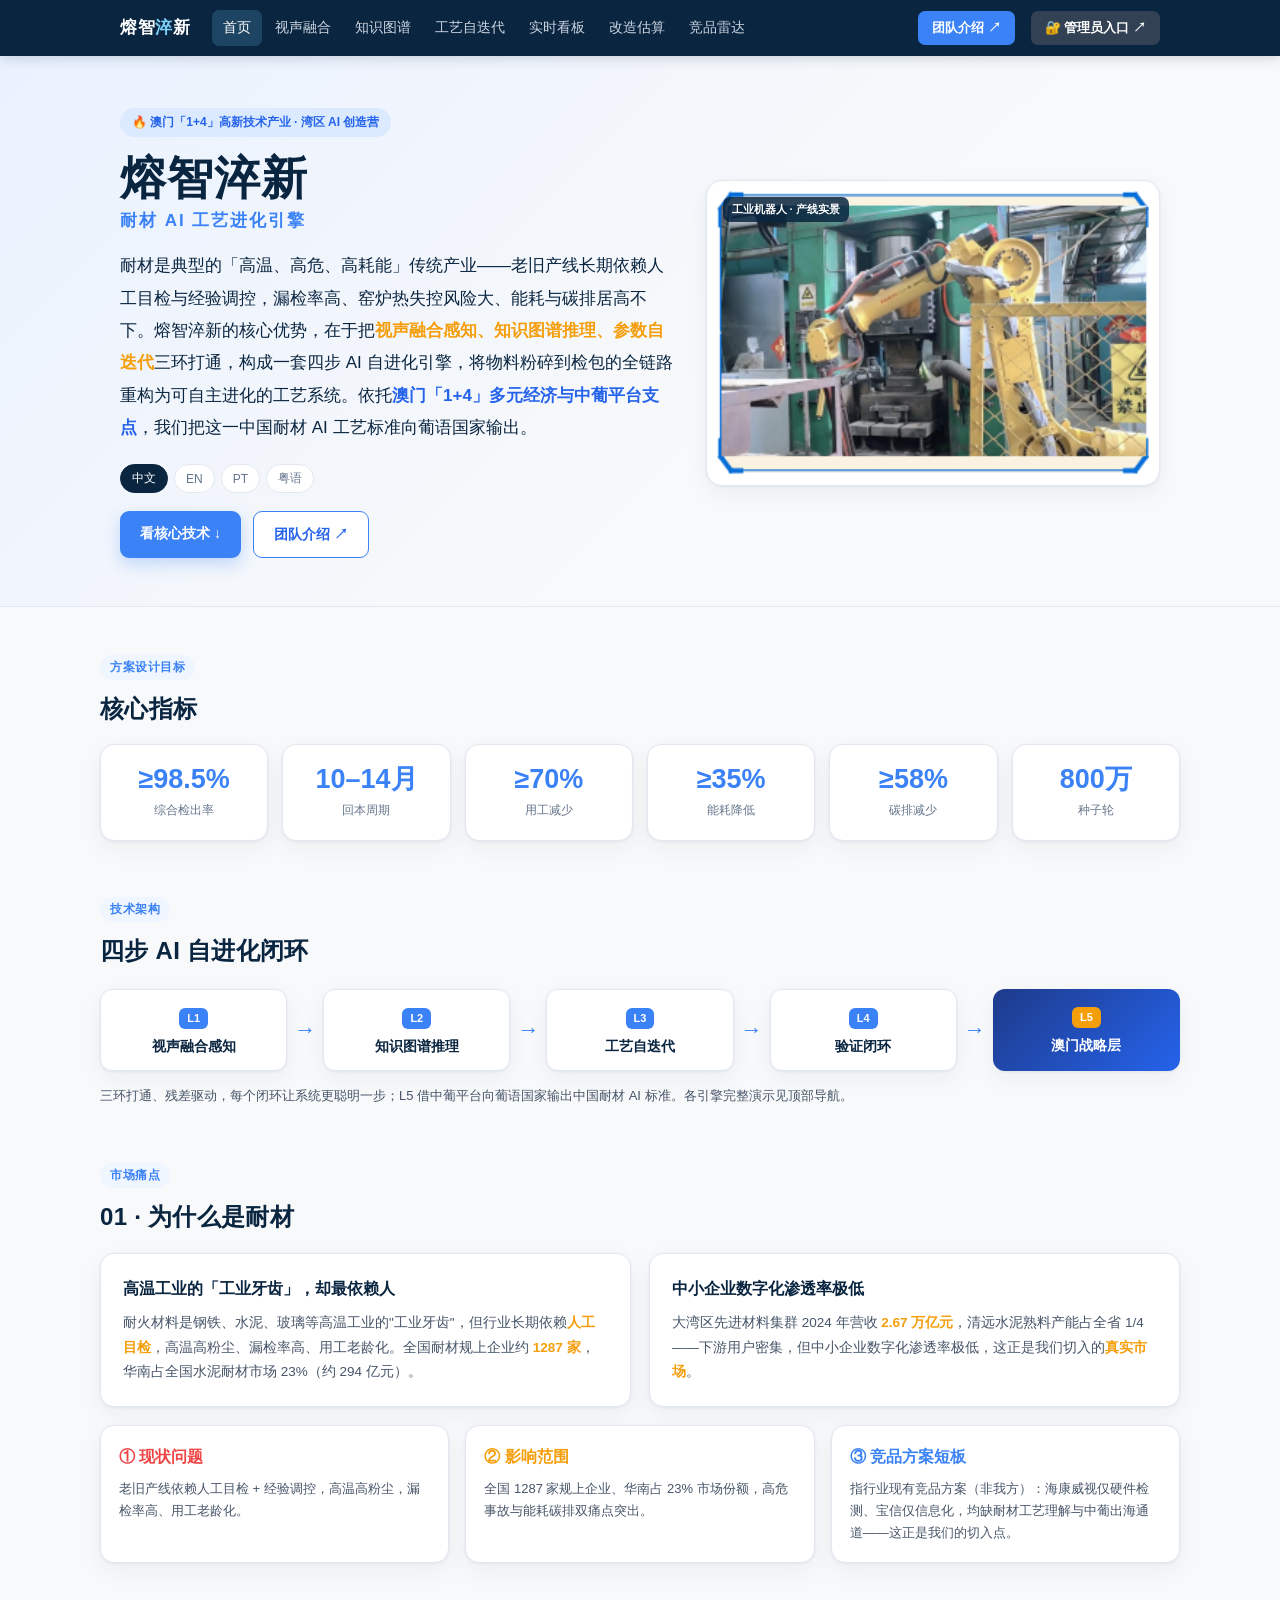
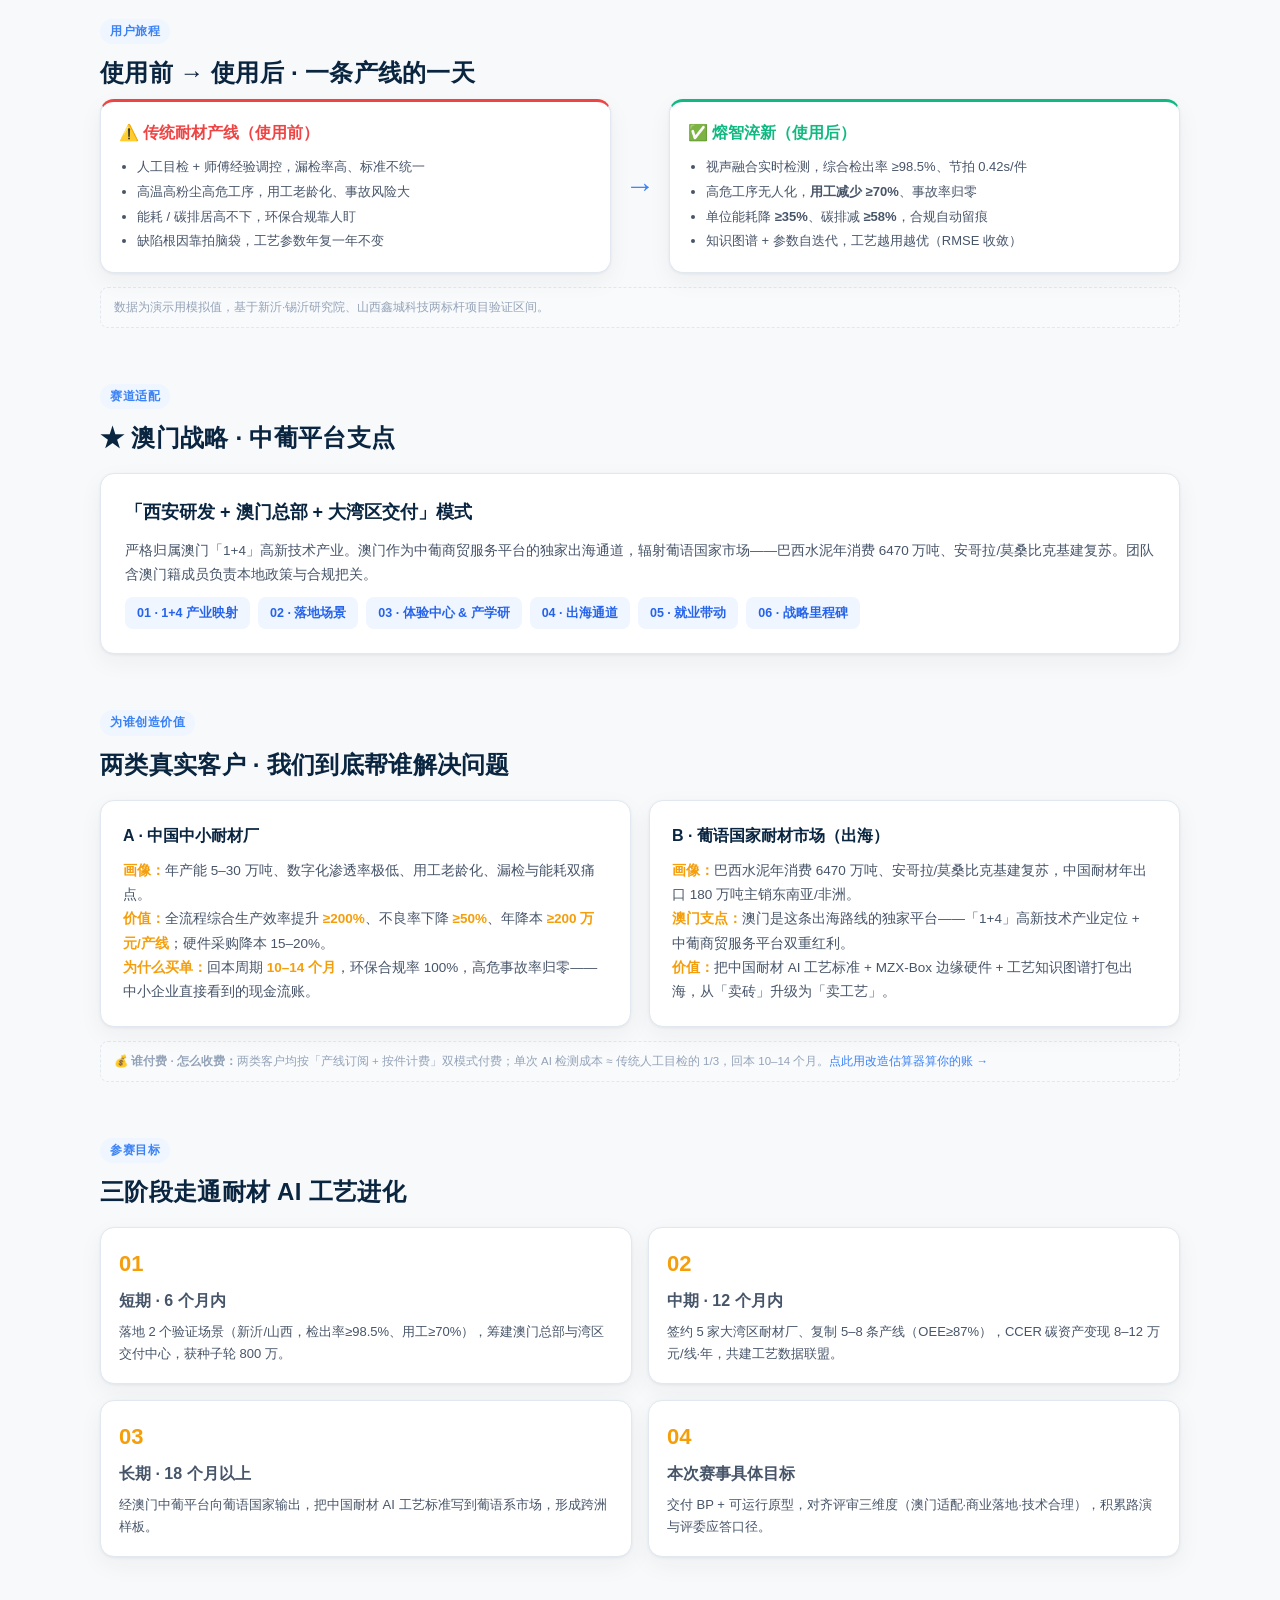
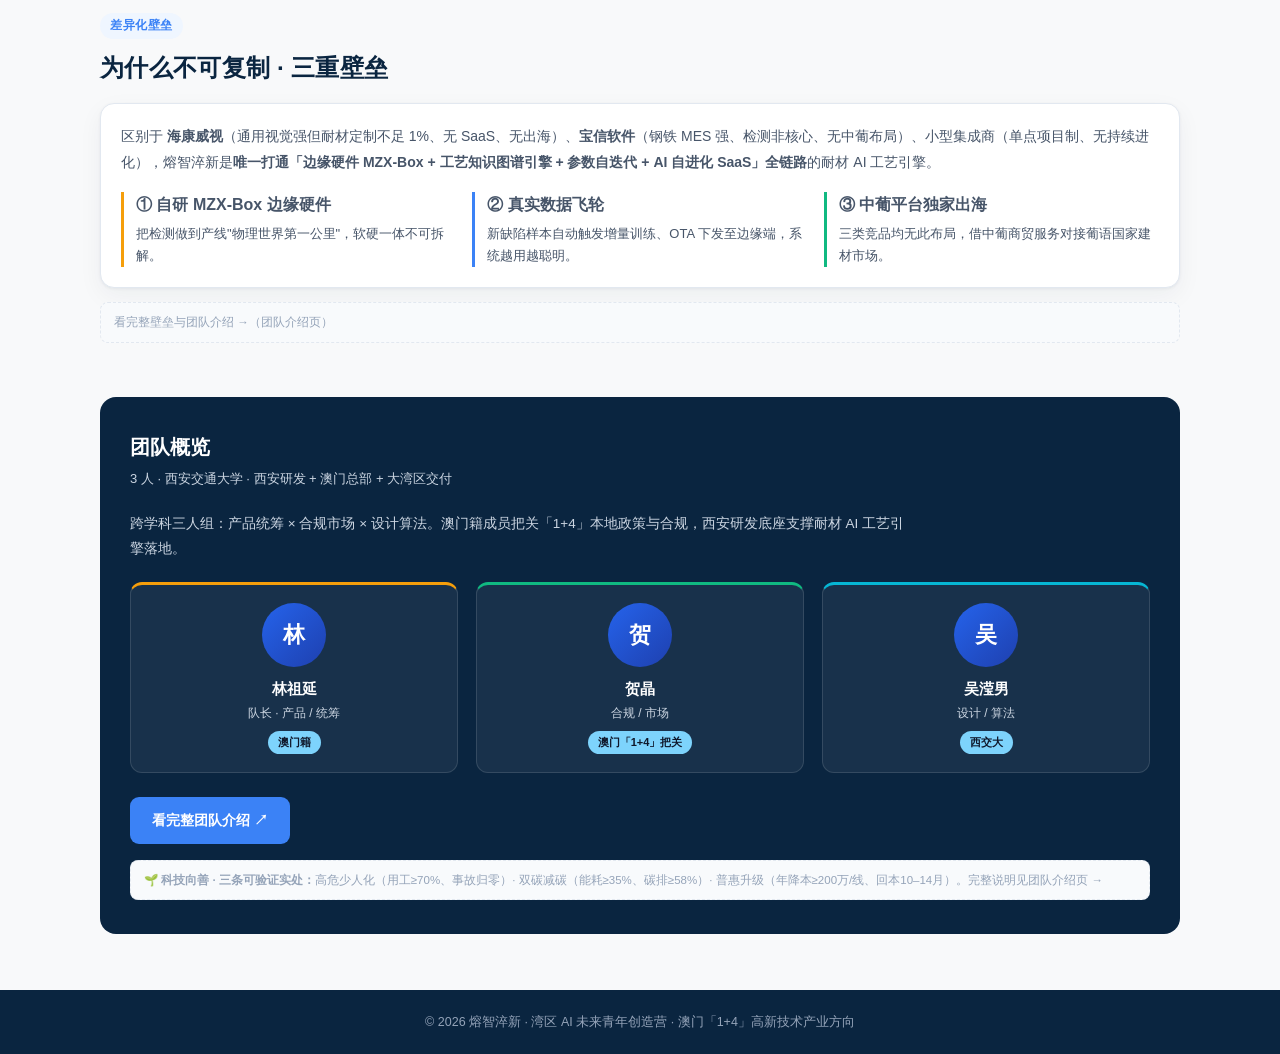
<file: docs/index.html>
<!DOCTYPE html>
<html lang="zh-CN">
<head>
<meta charset="UTF-8">
<meta name="viewport" content="width=device-width, initial-scale=1.0">
<title>熔智淬新 · 耐材 AI 工艺进化引擎</title>
<link rel="stylesheet" href="style.css">
</head>
<body>

<!-- ===== TOP NAV ===== -->
<div class="topnav">
  <div class="wrap">
    <a class="brand" href="index.html">熔智<span>淬</span>新</a>
    <nav class="navlinks">
      <a href="#home" class="cur">首页</a>
      <a href="vision.html">视声融合</a>
      <a href="kg.html">知识图谱</a>
      <a href="control.html">工艺自迭代</a>
      <a href="dashboard.html">实时看板</a>
      <a href="roi.html">改造估算</a>
      <a href="compete.html">竞品雷达</a>
    </nav>
    <a class="navcta ext" href="https://linzuyan6.github.io/rongzhicuixin-3/" target="_blank" rel="noopener">团队介绍 ↗</a>
    <a class="navcta" id="adminEntry" href="#" target="_blank" rel="noopener" style="background:#334155;margin-left:8px">🔐 管理员入口 ↗</a>
  </div>
</div>

<!-- ===== HERO ===== -->
<section class="hero" id="home">
  <div class="wrap">
    <div class="hero-left">
      <span class="hero-badge">🔥 澳门「1+4」高新技术产业 · 湾区 AI 创造营</span>
      <h1>熔智淬新<small>耐材 AI 工艺进化引擎</small></h1>
      <p class="lead" id="homeLead">耐材是典型的「高温、高危、高耗能」传统产业——老旧产线长期依赖人工目检与经验调控，漏检率高、窑炉热失控风险大、能耗与碳排居高不下。熔智淬新的核心优势，在于把<b style="color:#f59e0b">视声融合感知、知识图谱推理、参数自迭代</b>三环打通，构成一套四步 AI 自进化引擎，将物料粉碎到检包的全链路重构为可自主进化的工艺系统。依托<b style="color:#2563eb">澳门「1+4」多元经济与中葡平台支点</b>，我们把这一中国耐材 AI 工艺标准向葡语国家输出。</p>
      <div class="lang">
        <button class="active" onclick="setLang('zh')">中文</button>
        <button onclick="setLang('en')">EN</button>
        <button onclick="setLang('pt')">PT</button>
        <button onclick="setLang('yue')">粤语</button>
      </div>
      <div class="hero-btns">
        <a class="btn primary" href="#loop">看核心技术 ↓</a>
        <a class="btn ghost" href="https://linzuyan6.github.io/rongzhicuixin-3/" target="_blank" rel="noopener">团队介绍 ↗</a>
      </div>
    </div>
    <div class="hero-visual">
      <div class="hero-img">
        <span class="hwtag">工业机器人 · 产线实景</span>
        <img src="assets/arm-press.png" alt="耐材产线工业机器人压机作业">
      </div>
    </div>
  </div>
</section>

<!-- ===== KPI ===== -->
<section class="sec wrap">
  <span class="sec-tag">方案设计目标</span>
  <div class="sec-h">核心指标</div>
  <div class="kpi-grid" style="margin-top:16px">
    <div class="kpi"><b>≥98.5%</b><span>综合检出率</span></div>
    <div class="kpi"><b>10–14月</b><span>回本周期</span></div>
    <div class="kpi"><b>≥70%</b><span>用工减少</span></div>
    <div class="kpi"><b>≥35%</b><span>能耗降低</span></div>
    <div class="kpi"><b>≥58%</b><span>碳排减少</span></div>
    <div class="kpi"><b>800万</b><span>种子轮</span></div>
  </div>
</section>

<!-- ===== 四步闭环（轻量流程链，替代原 L1-L5 五卡） ===== -->
<section class="sec wrap" id="loop">
  <span class="sec-tag">技术架构</span>
  <div class="sec-h">四步 AI 自进化闭环</div>
  <div class="flow">
    <div class="flow-node"><b>L1</b><h4>视声融合感知</h4></div>
    <span class="arr">→</span>
    <div class="flow-node"><b>L2</b><h4>知识图谱推理</h4></div>
    <span class="arr">→</span>
    <div class="flow-node"><b>L3</b><h4>工艺自迭代</h4></div>
    <span class="arr">→</span>
    <div class="flow-node"><b>L4</b><h4>验证闭环</h4></div>
    <span class="arr">→</span>
    <div class="flow-node l5"><b>L5</b><h4>澳门战略层</h4></div>
  </div>
  <p class="flow-note">三环打通、残差驱动，每个闭环让系统更聪明一步；L5 借中葡平台向葡语国家输出中国耐材 AI 标准。各引擎完整演示见顶部导航。</p>
</section>

<!-- ===== 为什么是耐材 ===== -->
<section class="sec wrap" id="why">
  <span class="sec-tag">市场痛点</span>
  <div class="sec-h">01 · 为什么是耐材</div>
  <div class="twocol" style="margin-top:16px">
    <div class="txtcard card">
      <h3>高温工业的「工业牙齿」，却最依赖人</h3>
      <p>耐火材料是钢铁、水泥、玻璃等高温工业的"工业牙齿"，但行业长期依赖<b>人工目检</b>，高温高粉尘、漏检率高、用工老龄化。全国耐材规上企业约 <b>1287 家</b>，华南占全国水泥耐材市场 23%（约 294 亿元）。</p>
    </div>
    <div class="txtcard card">
      <h3>中小企业数字化渗透率极低</h3>
      <p>大湾区先进材料集群 2024 年营收 <b>2.67 万亿元</b>，清远水泥熟料产能占全省 1/4——下游用户密集，但中小企业数字化渗透率极低，这正是我们切入的<b>真实市场</b>。</p>
    </div>
  </div>
  <div style="display:grid;grid-template-columns:repeat(3,1fr);gap:16px;margin-top:18px">
    <div class="card" style="padding:18px">
      <h4 style="margin-bottom:8px;color:#ef4444">① 现状问题</h4>
      <p style="font-size:13px;color:var(--text-dim);line-height:1.7">老旧产线依赖人工目检 + 经验调控，高温高粉尘，漏检率高、用工老龄化。</p>
    </div>
    <div class="card" style="padding:18px">
      <h4 style="margin-bottom:8px;color:#f59e0b">② 影响范围</h4>
      <p style="font-size:13px;color:var(--text-dim);line-height:1.7">全国 1287 家规上企业、华南占 23% 市场份额，高危事故与能耗碳排双痛点突出。</p>
    </div>
    <div class="card" style="padding:18px">
      <h4 style="margin-bottom:8px;color:#3b82f6">③ 竞品方案短板</h4>
      <p style="font-size:13px;color:var(--text-dim);line-height:1.7">指行业现有竞品方案（非我方）：海康威视仅硬件检测、宝信仅信息化，均缺耐材工艺理解与中葡出海通道——这正是我们的切入点。</p>
    </div>
  </div>
</section>

<!-- ===== 使用前 → 使用后 对比（用户旅程） ===== -->
<section class="sec wrap" id="beforeafter">
  <span class="sec-tag">用户旅程</span>
  <div class="sec-h">使用前 → 使用后 · 一条产线的一天</div>
  <div class="ba-grid">
    <div class="card" style="padding:18px;border-top:3px solid #ef4444">
      <h4 style="color:#ef4444;margin-bottom:10px">⚠️ 传统耐材产线（使用前）</h4>
      <ul style="font-size:13px;color:var(--text-dim);line-height:1.9;padding-left:18px">
        <li>人工目检 + 师傅经验调控，漏检率高、标准不统一</li>
        <li>高温高粉尘高危工序，用工老龄化、事故风险大</li>
        <li>能耗 / 碳排居高不下，环保合规靠人盯</li>
        <li>缺陷根因靠拍脑袋，工艺参数年复一年不变</li>
      </ul>
    </div>
    <div class="arrow">→</div>
    <div class="card" style="padding:18px;border-top:3px solid #10b981">
      <h4 style="color:#10b981;margin-bottom:10px">✅ 熔智淬新（使用后）</h4>
      <ul style="font-size:13px;color:var(--text-dim);line-height:1.9;padding-left:18px">
        <li>视声融合实时检测，综合检出率 ≥98.5%、节拍 0.42s/件</li>
        <li>高危工序无人化，<b>用工减少 ≥70%</b>、事故率归零</li>
        <li>单位能耗降 <b>≥35%</b>、碳排减 <b>≥58%</b>，合规自动留痕</li>
        <li>知识图谱 + 参数自迭代，工艺越用越优（RMSE 收敛）</li>
      </ul>
    </div>
  </div>
  <div class="note" style="margin-top:14px">数据为演示用模拟值，基于新沂·锡沂研究院、山西鑫城科技两标杆项目验证区间。</div>
</section>

<!-- ===== 澳门战略 ===== -->
<section class="sec wrap" id="macao">
  <span class="sec-tag">赛道适配</span>
  <div class="sec-h">★ 澳门战略 · 中葡平台支点</div>
  <div class="card macao" style="margin-top:16px">
    <h3>「西安研发 + 澳门总部 + 大湾区交付」模式</h3>
    <p style="font-size:13.5px;color:var(--text);line-height:1.8;margin-bottom:10px">严格归属澳门「1+4」高新技术产业。澳门作为中葡商贸服务平台的独家出海通道，辐射葡语国家市场——巴西水泥年消费 6470 万吨、安哥拉/莫桑比克基建复苏。团队含澳门籍成员负责本地政策与合规把关。</p>
    <div class="macao-chips">
      <span>01 · 1+4 产业映射</span><span>02 · 落地场景</span><span>03 · 体验中心 & 产学研</span>
      <span>04 · 出海通道</span><span>05 · 就业带动</span><span>06 · 战略里程碑</span>
    </div>
  </div>
</section>

<!-- ===== 目标服务人群（吸自团队介绍页） ===== -->
<section class="sec wrap" id="audience">
  <span class="sec-tag">为谁创造价值</span>
  <div class="sec-h">两类真实客户 · 我们到底帮谁解决问题</div>
  <div class="twocol" style="margin-top:16px">
    <div class="txtcard card">
      <h3>A · 中国中小耐材厂</h3>
      <p><b>画像：</b>年产能 5–30 万吨、数字化渗透率极低、用工老龄化、漏检与能耗双痛点。</p>
      <p><b>价值：</b>全流程综合生产效率提升 <b>≥200%</b>、不良率下降 <b>≥50%</b>、年降本 <b>≥200 万元/产线</b>；硬件采购降本 15–20%。</p>
      <p><b>为什么买单：</b>回本周期 <b>10–14 个月</b>，环保合规率 100%，高危事故率归零——中小企业直接看到的现金流账。</p>
    </div>
    <div class="txtcard card">
      <h3>B · 葡语国家耐材市场（出海）</h3>
      <p><b>画像：</b>巴西水泥年消费 6470 万吨、安哥拉/莫桑比克基建复苏，中国耐材年出口 180 万吨主销东南亚/非洲。</p>
      <p><b>澳门支点：</b>澳门是这条出海路线的独家平台——「1+4」高新技术产业定位 + 中葡商贸服务平台双重红利。</p>
      <p><b>价值：</b>把中国耐材 AI 工艺标准 + MZX-Box 边缘硬件 + 工艺知识图谱打包出海，从「卖砖」升级为「卖工艺」。</p>
    </div>
  </div>
  <a class="note" href="roi.html#calc" style="display:block;margin-top:14px">💰 <b>谁付费 · 怎么收费：</b>两类客户均按「产线订阅 + 按件计费」双模式付费；单次 AI 检测成本 ≈ 传统人工目检的 1/3，回本 10–14 个月。<span style="color:var(--blue)">点此用改造估算器算你的账 →</span></a>
</section>

<!-- ===== 三阶段参赛目标（吸自团队介绍页） ===== -->
<section class="sec wrap" id="goal">
  <span class="sec-tag">参赛目标</span>
  <div class="sec-h">三阶段走通耐材 AI 工艺进化</div>
  <div style="display:grid;grid-template-columns:repeat(2,1fr);gap:16px;margin-top:16px">
    <div class="card" style="padding:18px"><div style="font-size:22px;font-weight:800;color:#f59e0b;margin-bottom:6px">01</div><h4 style="margin-bottom:8px">短期 · 6 个月内</h4><p style="font-size:13px;color:var(--text-dim);line-height:1.7">落地 2 个验证场景（新沂/山西，检出率≥98.5%、用工≥70%），筹建澳门总部与湾区交付中心，获种子轮 800 万。</p></div>
    <div class="card" style="padding:18px"><div style="font-size:22px;font-weight:800;color:#f59e0b;margin-bottom:6px">02</div><h4 style="margin-bottom:8px">中期 · 12 个月内</h4><p style="font-size:13px;color:var(--text-dim);line-height:1.7">签约 5 家大湾区耐材厂、复制 5–8 条产线（OEE≥87%），CCER 碳资产变现 8–12 万元/线·年，共建工艺数据联盟。</p></div>
    <div class="card" style="padding:18px"><div style="font-size:22px;font-weight:800;color:#f59e0b;margin-bottom:6px">03</div><h4 style="margin-bottom:8px">长期 · 18 个月以上</h4><p style="font-size:13px;color:var(--text-dim);line-height:1.7">经澳门中葡平台向葡语国家输出，把中国耐材 AI 工艺标准写到葡语系市场，形成跨洲样板。</p></div>
    <div class="card" style="padding:18px"><div style="font-size:22px;font-weight:800;color:#f59e0b;margin-bottom:6px">04</div><h4 style="margin-bottom:8px">本次赛事具体目标</h4><p style="font-size:13px;color:var(--text-dim);line-height:1.7">交付 BP + 可运行原型，对齐评审三维度（澳门适配·商业落地·技术合理），积累路演与评委应答口径。</p></div>
  </div>
</section>

<!-- ===== 三重壁垒（吸自团队介绍页，简述） ===== -->
<section class="sec wrap" id="moat">
  <span class="sec-tag">差异化壁垒</span>
  <div class="sec-h">为什么不可复制 · 三重壁垒</div>
  <div class="card" style="margin-top:16px;padding:20px">
    <p style="font-size:14px;color:var(--text);line-height:1.85;margin-bottom:16px">区别于 <b>海康威视</b>（通用视觉强但耐材定制不足 1%、无 SaaS、无出海）、<b>宝信软件</b>（钢铁 MES 强、检测非核心、无中葡布局）、小型集成商（单点项目制、无持续进化），熔智淬新是<b>唯一打通「边缘硬件 MZX-Box + 工艺知识图谱引擎 + 参数自迭代 + AI 自进化 SaaS」全链路</b>的耐材 AI 工艺引擎。</p>
    <div style="display:grid;grid-template-columns:repeat(3,1fr);gap:16px">
      <div style="border-left:3px solid #f59e0b;padding-left:12px">
        <h4 style="margin-bottom:6px">① 自研 MZX-Box 边缘硬件</h4>
        <p style="font-size:13px;color:var(--text-dim);line-height:1.7">把检测做到产线"物理世界第一公里"，软硬一体不可拆解。</p>
      </div>
      <div style="border-left:3px solid #3b82f6;padding-left:12px">
        <h4 style="margin-bottom:6px">② 真实数据飞轮</h4>
        <p style="font-size:13px;color:var(--text-dim);line-height:1.7">新缺陷样本自动触发增量训练、OTA 下发至边缘端，系统越用越聪明。</p>
      </div>
      <div style="border-left:3px solid #10b981;padding-left:12px">
        <h4 style="margin-bottom:6px">③ 中葡平台独家出海</h4>
        <p style="font-size:13px;color:var(--text-dim);line-height:1.7">三类竞品均无此布局，借中葡商贸服务对接葡语国家建材市场。</p>
      </div>
    </div>
  </div>
  <a class="note" href="https://linzuyan6.github.io/rongzhicuixin-3/" target="_blank" rel="noopener" style="display:block;margin-top:14px">看完整壁垒与团队介绍 →（团队介绍页）</a>
</section>

<!-- ===== 团队概览 ===== -->
<section class="sec wrap">
  <div class="team">
    <h3>团队概览</h3>
    <div class="meta">3 人 · 西安交通大学 · 西安研发 + 澳门总部 + 大湾区交付</div>
    <p class="team-intro">跨学科三人组：产品统筹 × 合规市场 × 设计算法。澳门籍成员把关「1+4」本地政策与合规，西安研发底座支撑耐材 AI 工艺引擎落地。</p>
    <div class="team-grid">
      <div class="member"><div class="av">林</div><h5>林祖延</h5><p>队长 · 产品 / 统筹</p><span class="role">澳门籍</span></div>
      <div class="member"><div class="av">贺</div><h5>贺晶</h5><p>合规 / 市场</p><span class="role">澳门「1+4」把关</span></div>
      <div class="member"><div class="av">吴</div><h5>吴滢男</h5><p>设计 / 算法</p><span class="role">西交大</span></div>
    </div>
    <a class="extbtn" href="https://linzuyan6.github.io/rongzhicuixin-3/" target="_blank" rel="noopener">看完整团队介绍 ↗</a>
    <div class="note" style="margin-top:16px">🌱 <b>科技向善 · 三条可验证实处：</b>高危少人化（用工≥70%、事故归零）· 双碳减碳（能耗≥35%、碳排≥58%）· 普惠升级（年降本≥200万/线、回本10–14月）。完整说明见团队介绍页 →</div>
  </div>
</section>

<footer>© 2026 熔智淬新 · 湾区 AI 未来青年创造营 · 澳门「1+4」高新技术产业方向</footer>

<script src="config.js"></script>
<script>
  // 管理员入口：指向后端管理员登录页（后端地址在 config.js 的 API_BASE 中定义）
  var _adminEntry = document.getElementById('adminEntry');
  if (_adminEntry) _adminEntry.href = (window.API_BASE || '') + '/admin/login';
</script>
<script src="app.js"></script>
</body>
</html>
</file>
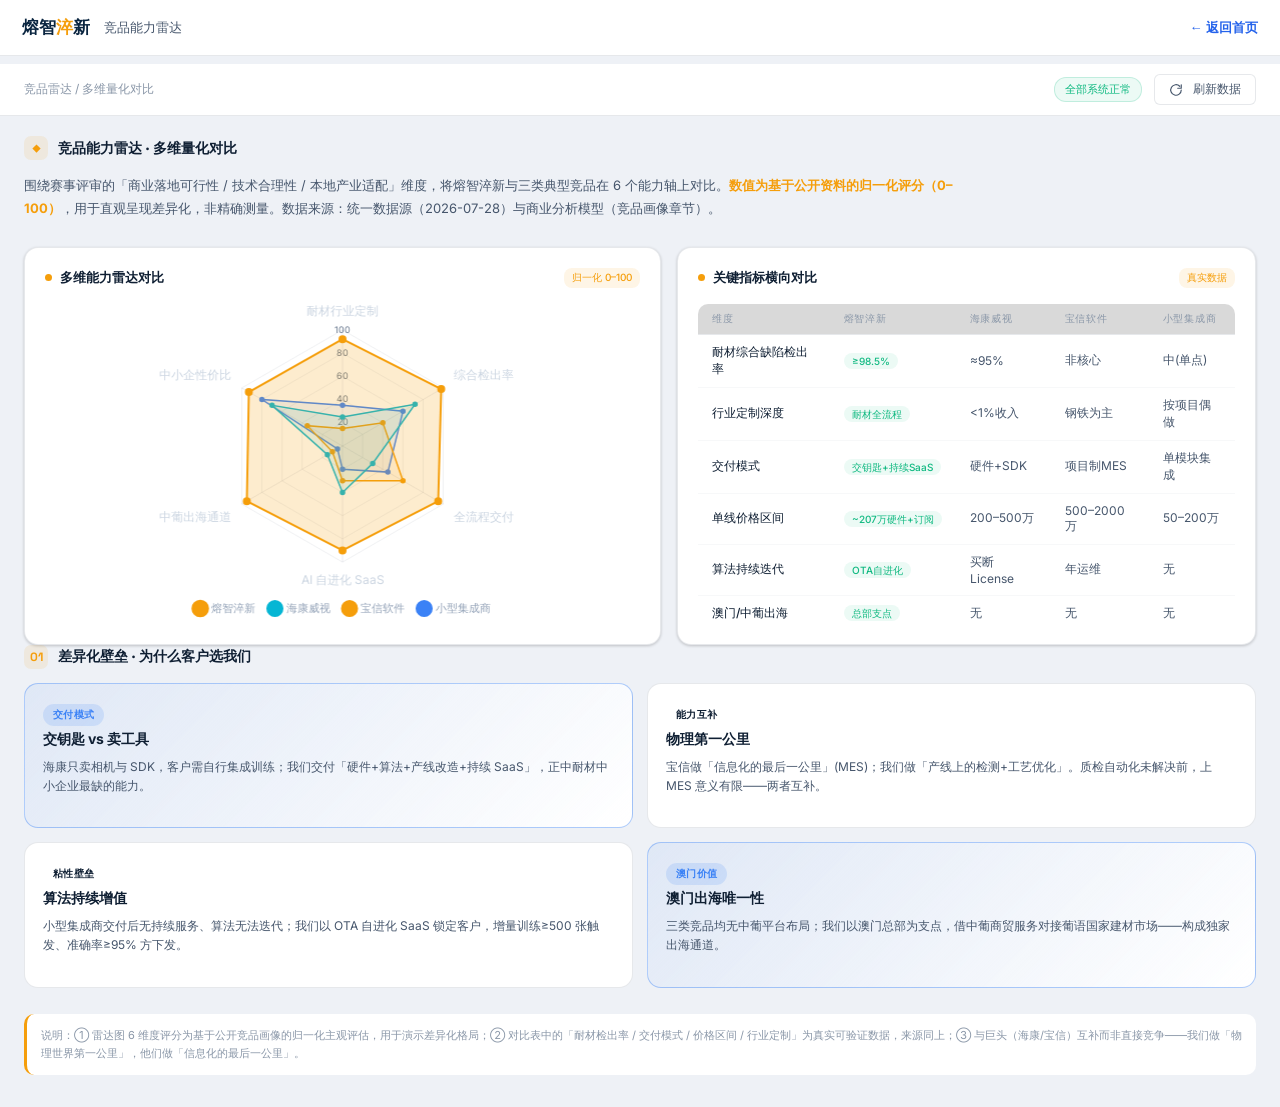
<file: docs/compete.html>
<!DOCTYPE html>
<html lang="zh-CN">
<head>
<meta charset="UTF-8">
<meta name="viewport" content="width=device-width, initial-scale=1.0">
<title>熔智淬新 · 竞品能力雷达</title>
<script>
/* ===== Chart.js 4.4.7 (UMD min) 本地内联，去除 CDN 依赖 ===== */
/**
 * Skipped minification because the original files appears to be already minified.
 * Original file: /npm/chart.js@4.4.7/dist/chart.umd.js
 *
 * Do NOT use SRI with dynamically generated files! More information: https://www.jsdelivr.com/using-sri-with-dynamic-files
 */
/*!
 * Chart.js v4.4.7
 * https://www.chartjs.org
 * (c) 2024 Chart.js Contributors
 * Released under the MIT License
 */
!function(t,e){"object"==typeof exports&&"undefined"!=typeof module?module.exports=e():"function"==typeof define&&define.amd?define(e):(t="undefined"!=typeof globalThis?globalThis:t||self).Chart=e()}(this,(function(){"use strict";var t=Object.freeze({__proto__:null,get Colors(){return Go},get Decimation(){return Qo},get Filler(){return ma},get Legend(){return ya},get SubTitle(){return ka},get Title(){return Ma},get Tooltip(){return Ba}});function e(){}const i=(()=>{let t=0;return()=>t++})();function s(t){return null==t}function n(t){if(Array.isArray&&Array.isArray(t))return!0;const e=Object.prototype.toString.call(t);return"[object"===e.slice(0,7)&&"Array]"===e.slice(-6)}function o(t){return null!==t&&"[object Object]"===Object.prototype.toString.call(t)}function a(t){return("number"==typeof t||t instanceof Number)&&isFinite(+t)}function r(t,e){return a(t)?t:e}function l(t,e){return void 0===t?e:t}const h=(t,e)=>"string"==typeof t&&t.endsWith("%")?parseFloat(t)/100:+t/e,c=(t,e)=>"string"==typeof t&&t.endsWith("%")?parseFloat(t)/100*e:+t;function d(t,e,i){if(t&&"function"==typeof t.call)return t.apply(i,e)}function u(t,e,i,s){let a,r,l;if(n(t))if(r=t.length,s)for(a=r-1;a>=0;a--)e.call(i,t[a],a);else for(a=0;a<r;a++)e.call(i,t[a],a);else if(o(t))for(l=Object.keys(t),r=l.length,a=0;a<r;a++)e.call(i,t[l[a]],l[a])}function f(t,e){let i,s,n,o;if(!t||!e||t.length!==e.length)return!1;for(i=0,s=t.length;i<s;++i)if(n=t[i],o=e[i],n.datasetIndex!==o.datasetIndex||n.index!==o.index)return!1;return!0}function g(t){if(n(t))return t.map(g);if(o(t)){const e=Object.create(null),i=Object.keys(t),s=i.length;let n=0;for(;n<s;++n)e[i[n]]=g(t[i[n]]);return e}return t}function p(t){return-1===["__proto__","prototype","constructor"].indexOf(t)}function m(t,e,i,s){if(!p(t))return;const n=e[t],a=i[t];o(n)&&o(a)?b(n,a,s):e[t]=g(a)}function b(t,e,i){const s=n(e)?e:[e],a=s.length;if(!o(t))return t;const r=(i=i||{}).merger||m;let l;for(let e=0;e<a;++e){if(l=s[e],!o(l))continue;const n=Object.keys(l);for(let e=0,s=n.length;e<s;++e)r(n[e],t,l,i)}return t}function x(t,e){return b(t,e,{merger:_})}function _(t,e,i){if(!p(t))return;const s=e[t],n=i[t];o(s)&&o(n)?x(s,n):Object.prototype.hasOwnProperty.call(e,t)||(e[t]=g(n))}const y={"":t=>t,x:t=>t.x,y:t=>t.y};function v(t){const e=t.split("."),i=[];let s="";for(const t of e)s+=t,s.endsWith("\\")?s=s.slice(0,-1)+".":(i.push(s),s="");return i}function M(t,e){const i=y[e]||(y[e]=function(t){const e=v(t);return t=>{for(const i of e){if(""===i)break;t=t&&t[i]}return t}}(e));return i(t)}function w(t){return t.charAt(0).toUpperCase()+t.slice(1)}const k=t=>void 0!==t,S=t=>"function"==typeof t,P=(t,e)=>{if(t.size!==e.size)return!1;for(const i of t)if(!e.has(i))return!1;return!0};function D(t){return"mouseup"===t.type||"click"===t.type||"contextmenu"===t.type}const C=Math.PI,O=2*C,A=O+C,T=Number.POSITIVE_INFINITY,L=C/180,E=C/2,R=C/4,I=2*C/3,z=Math.log10,F=Math.sign;function V(t,e,i){return Math.abs(t-e)<i}function B(t){const e=Math.round(t);t=V(t,e,t/1e3)?e:t;const i=Math.pow(10,Math.floor(z(t))),s=t/i;return(s<=1?1:s<=2?2:s<=5?5:10)*i}function W(t){const e=[],i=Math.sqrt(t);let s;for(s=1;s<i;s++)t%s==0&&(e.push(s),e.push(t/s));return i===(0|i)&&e.push(i),e.sort(((t,e)=>t-e)).pop(),e}function N(t){return!isNaN(parseFloat(t))&&isFinite(t)}function H(t,e){const i=Math.round(t);return i-e<=t&&i+e>=t}function j(t,e,i){let s,n,o;for(s=0,n=t.length;s<n;s++)o=t[s][i],isNaN(o)||(e.min=Math.min(e.min,o),e.max=Math.max(e.max,o))}function $(t){return t*(C/180)}function Y(t){return t*(180/C)}function U(t){if(!a(t))return;let e=1,i=0;for(;Math.round(t*e)/e!==t;)e*=10,i++;return i}function X(t,e){const i=e.x-t.x,s=e.y-t.y,n=Math.sqrt(i*i+s*s);let o=Math.atan2(s,i);return o<-.5*C&&(o+=O),{angle:o,distance:n}}function q(t,e){return Math.sqrt(Math.pow(e.x-t.x,2)+Math.pow(e.y-t.y,2))}function K(t,e){return(t-e+A)%O-C}function G(t){return(t%O+O)%O}function Z(t,e,i,s){const n=G(t),o=G(e),a=G(i),r=G(o-n),l=G(a-n),h=G(n-o),c=G(n-a);return n===o||n===a||s&&o===a||r>l&&h<c}function J(t,e,i){return Math.max(e,Math.min(i,t))}function Q(t){return J(t,-32768,32767)}function tt(t,e,i,s=1e-6){return t>=Math.min(e,i)-s&&t<=Math.max(e,i)+s}function et(t,e,i){i=i||(i=>t[i]<e);let s,n=t.length-1,o=0;for(;n-o>1;)s=o+n>>1,i(s)?o=s:n=s;return{lo:o,hi:n}}const it=(t,e,i,s)=>et(t,i,s?s=>{const n=t[s][e];return n<i||n===i&&t[s+1][e]===i}:s=>t[s][e]<i),st=(t,e,i)=>et(t,i,(s=>t[s][e]>=i));function nt(t,e,i){let s=0,n=t.length;for(;s<n&&t[s]<e;)s++;for(;n>s&&t[n-1]>i;)n--;return s>0||n<t.length?t.slice(s,n):t}const ot=["push","pop","shift","splice","unshift"];function at(t,e){t._chartjs?t._chartjs.listeners.push(e):(Object.defineProperty(t,"_chartjs",{configurable:!0,enumerable:!1,value:{listeners:[e]}}),ot.forEach((e=>{const i="_onData"+w(e),s=t[e];Object.defineProperty(t,e,{configurable:!0,enumerable:!1,value(...e){const n=s.apply(this,e);return t._chartjs.listeners.forEach((t=>{"function"==typeof t[i]&&t[i](...e)})),n}})})))}function rt(t,e){const i=t._chartjs;if(!i)return;const s=i.listeners,n=s.indexOf(e);-1!==n&&s.splice(n,1),s.length>0||(ot.forEach((e=>{delete t[e]})),delete t._chartjs)}function lt(t){const e=new Set(t);return e.size===t.length?t:Array.from(e)}const ht="undefined"==typeof window?function(t){return t()}:window.requestAnimationFrame;function ct(t,e){let i=[],s=!1;return function(...n){i=n,s||(s=!0,ht.call(window,(()=>{s=!1,t.apply(e,i)})))}}function dt(t,e){let i;return function(...s){return e?(clearTimeout(i),i=setTimeout(t,e,s)):t.apply(this,s),e}}const ut=t=>"start"===t?"left":"end"===t?"right":"center",ft=(t,e,i)=>"start"===t?e:"end"===t?i:(e+i)/2,gt=(t,e,i,s)=>t===(s?"left":"right")?i:"center"===t?(e+i)/2:e;function pt(t,e,i){const s=e.length;let n=0,o=s;if(t._sorted){const{iScale:a,_parsed:r}=t,l=a.axis,{min:h,max:c,minDefined:d,maxDefined:u}=a.getUserBounds();d&&(n=J(Math.min(it(r,l,h).lo,i?s:it(e,l,a.getPixelForValue(h)).lo),0,s-1)),o=u?J(Math.max(it(r,a.axis,c,!0).hi+1,i?0:it(e,l,a.getPixelForValue(c),!0).hi+1),n,s)-n:s-n}return{start:n,count:o}}function mt(t){const{xScale:e,yScale:i,_scaleRanges:s}=t,n={xmin:e.min,xmax:e.max,ymin:i.min,ymax:i.max};if(!s)return t._scaleRanges=n,!0;const o=s.xmin!==e.min||s.xmax!==e.max||s.ymin!==i.min||s.ymax!==i.max;return Object.assign(s,n),o}class bt{constructor(){this._request=null,this._charts=new Map,this._running=!1,this._lastDate=void 0}_notify(t,e,i,s){const n=e.listeners[s],o=e.duration;n.forEach((s=>s({chart:t,initial:e.initial,numSteps:o,currentStep:Math.min(i-e.start,o)})))}_refresh(){this._request||(this._running=!0,this._request=ht.call(window,(()=>{this._update(),this._request=null,this._running&&this._refresh()})))}_update(t=Date.now()){let e=0;this._charts.forEach(((i,s)=>{if(!i.running||!i.items.length)return;const n=i.items;let o,a=n.length-1,r=!1;for(;a>=0;--a)o=n[a],o._active?(o._total>i.duration&&(i.duration=o._total),o.tick(t),r=!0):(n[a]=n[n.length-1],n.pop());r&&(s.draw(),this._notify(s,i,t,"progress")),n.length||(i.running=!1,this._notify(s,i,t,"complete"),i.initial=!1),e+=n.length})),this._lastDate=t,0===e&&(this._running=!1)}_getAnims(t){const e=this._charts;let i=e.get(t);return i||(i={running:!1,initial:!0,items:[],listeners:{complete:[],progress:[]}},e.set(t,i)),i}listen(t,e,i){this._getAnims(t).listeners[e].push(i)}add(t,e){e&&e.length&&this._getAnims(t).items.push(...e)}has(t){return this._getAnims(t).items.length>0}start(t){const e=this._charts.get(t);e&&(e.running=!0,e.start=Date.now(),e.duration=e.items.reduce(((t,e)=>Math.max(t,e._duration)),0),this._refresh())}running(t){if(!this._running)return!1;const e=this._charts.get(t);return!!(e&&e.running&&e.items.length)}stop(t){const e=this._charts.get(t);if(!e||!e.items.length)return;const i=e.items;let s=i.length-1;for(;s>=0;--s)i[s].cancel();e.items=[],this._notify(t,e,Date.now(),"complete")}remove(t){return this._charts.delete(t)}}var xt=new bt;
/*!
 * @kurkle/color v0.3.2
 * https://github.com/kurkle/color#readme
 * (c) 2023 Jukka Kurkela
 * Released under the MIT License
 */function _t(t){return t+.5|0}const yt=(t,e,i)=>Math.max(Math.min(t,i),e);function vt(t){return yt(_t(2.55*t),0,255)}function Mt(t){return yt(_t(255*t),0,255)}function wt(t){return yt(_t(t/2.55)/100,0,1)}function kt(t){return yt(_t(100*t),0,100)}const St={0:0,1:1,2:2,3:3,4:4,5:5,6:6,7:7,8:8,9:9,A:10,B:11,C:12,D:13,E:14,F:15,a:10,b:11,c:12,d:13,e:14,f:15},Pt=[..."0123456789ABCDEF"],Dt=t=>Pt[15&t],Ct=t=>Pt[(240&t)>>4]+Pt[15&t],Ot=t=>(240&t)>>4==(15&t);function At(t){var e=(t=>Ot(t.r)&&Ot(t.g)&&Ot(t.b)&&Ot(t.a))(t)?Dt:Ct;return t?"#"+e(t.r)+e(t.g)+e(t.b)+((t,e)=>t<255?e(t):"")(t.a,e):void 0}const Tt=/^(hsla?|hwb|hsv)\(\s*([-+.e\d]+)(?:deg)?[\s,]+([-+.e\d]+)%[\s,]+([-+.e\d]+)%(?:[\s,]+([-+.e\d]+)(%)?)?\s*\)$/;function Lt(t,e,i){const s=e*Math.min(i,1-i),n=(e,n=(e+t/30)%12)=>i-s*Math.max(Math.min(n-3,9-n,1),-1);return[n(0),n(8),n(4)]}function Et(t,e,i){const s=(s,n=(s+t/60)%6)=>i-i*e*Math.max(Math.min(n,4-n,1),0);return[s(5),s(3),s(1)]}function Rt(t,e,i){const s=Lt(t,1,.5);let n;for(e+i>1&&(n=1/(e+i),e*=n,i*=n),n=0;n<3;n++)s[n]*=1-e-i,s[n]+=e;return s}function It(t){const e=t.r/255,i=t.g/255,s=t.b/255,n=Math.max(e,i,s),o=Math.min(e,i,s),a=(n+o)/2;let r,l,h;return n!==o&&(h=n-o,l=a>.5?h/(2-n-o):h/(n+o),r=function(t,e,i,s,n){return t===n?(e-i)/s+(e<i?6:0):e===n?(i-t)/s+2:(t-e)/s+4}(e,i,s,h,n),r=60*r+.5),[0|r,l||0,a]}function zt(t,e,i,s){return(Array.isArray(e)?t(e[0],e[1],e[2]):t(e,i,s)).map(Mt)}function Ft(t,e,i){return zt(Lt,t,e,i)}function Vt(t){return(t%360+360)%360}function Bt(t){const e=Tt.exec(t);let i,s=255;if(!e)return;e[5]!==i&&(s=e[6]?vt(+e[5]):Mt(+e[5]));const n=Vt(+e[2]),o=+e[3]/100,a=+e[4]/100;return i="hwb"===e[1]?function(t,e,i){return zt(Rt,t,e,i)}(n,o,a):"hsv"===e[1]?function(t,e,i){return zt(Et,t,e,i)}(n,o,a):Ft(n,o,a),{r:i[0],g:i[1],b:i[2],a:s}}const Wt={x:"dark",Z:"light",Y:"re",X:"blu",W:"gr",V:"medium",U:"slate",A:"ee",T:"ol",S:"or",B:"ra",C:"lateg",D:"ights",R:"in",Q:"turquois",E:"hi",P:"ro",O:"al",N:"le",M:"de",L:"yello",F:"en",K:"ch",G:"arks",H:"ea",I:"ightg",J:"wh"},Nt={OiceXe:"f0f8ff",antiquewEte:"faebd7",aqua:"ffff",aquamarRe:"7fffd4",azuY:"f0ffff",beige:"f5f5dc",bisque:"ffe4c4",black:"0",blanKedOmond:"ffebcd",Xe:"ff",XeviTet:"8a2be2",bPwn:"a52a2a",burlywood:"deb887",caMtXe:"5f9ea0",KartYuse:"7fff00",KocTate:"d2691e",cSO:"ff7f50",cSnflowerXe:"6495ed",cSnsilk:"fff8dc",crimson:"dc143c",cyan:"ffff",xXe:"8b",xcyan:"8b8b",xgTMnPd:"b8860b",xWay:"a9a9a9",xgYF:"6400",xgYy:"a9a9a9",xkhaki:"bdb76b",xmagFta:"8b008b",xTivegYF:"556b2f",xSange:"ff8c00",xScEd:"9932cc",xYd:"8b0000",xsOmon:"e9967a",xsHgYF:"8fbc8f",xUXe:"483d8b",xUWay:"2f4f4f",xUgYy:"2f4f4f",xQe:"ced1",xviTet:"9400d3",dAppRk:"ff1493",dApskyXe:"bfff",dimWay:"696969",dimgYy:"696969",dodgerXe:"1e90ff",fiYbrick:"b22222",flSOwEte:"fffaf0",foYstWAn:"228b22",fuKsia:"ff00ff",gaRsbSo:"dcdcdc",ghostwEte:"f8f8ff",gTd:"ffd700",gTMnPd:"daa520",Way:"808080",gYF:"8000",gYFLw:"adff2f",gYy:"808080",honeyMw:"f0fff0",hotpRk:"ff69b4",RdianYd:"cd5c5c",Rdigo:"4b0082",ivSy:"fffff0",khaki:"f0e68c",lavFMr:"e6e6fa",lavFMrXsh:"fff0f5",lawngYF:"7cfc00",NmoncEffon:"fffacd",ZXe:"add8e6",ZcSO:"f08080",Zcyan:"e0ffff",ZgTMnPdLw:"fafad2",ZWay:"d3d3d3",ZgYF:"90ee90",ZgYy:"d3d3d3",ZpRk:"ffb6c1",ZsOmon:"ffa07a",ZsHgYF:"20b2aa",ZskyXe:"87cefa",ZUWay:"778899",ZUgYy:"778899",ZstAlXe:"b0c4de",ZLw:"ffffe0",lime:"ff00",limegYF:"32cd32",lRF:"faf0e6",magFta:"ff00ff",maPon:"800000",VaquamarRe:"66cdaa",VXe:"cd",VScEd:"ba55d3",VpurpN:"9370db",VsHgYF:"3cb371",VUXe:"7b68ee",VsprRggYF:"fa9a",VQe:"48d1cc",VviTetYd:"c71585",midnightXe:"191970",mRtcYam:"f5fffa",mistyPse:"ffe4e1",moccasR:"ffe4b5",navajowEte:"ffdead",navy:"80",Tdlace:"fdf5e6",Tive:"808000",TivedBb:"6b8e23",Sange:"ffa500",SangeYd:"ff4500",ScEd:"da70d6",pOegTMnPd:"eee8aa",pOegYF:"98fb98",pOeQe:"afeeee",pOeviTetYd:"db7093",papayawEp:"ffefd5",pHKpuff:"ffdab9",peru:"cd853f",pRk:"ffc0cb",plum:"dda0dd",powMrXe:"b0e0e6",purpN:"800080",YbeccapurpN:"663399",Yd:"ff0000",Psybrown:"bc8f8f",PyOXe:"4169e1",saddNbPwn:"8b4513",sOmon:"fa8072",sandybPwn:"f4a460",sHgYF:"2e8b57",sHshell:"fff5ee",siFna:"a0522d",silver:"c0c0c0",skyXe:"87ceeb",UXe:"6a5acd",UWay:"708090",UgYy:"708090",snow:"fffafa",sprRggYF:"ff7f",stAlXe:"4682b4",tan:"d2b48c",teO:"8080",tEstN:"d8bfd8",tomato:"ff6347",Qe:"40e0d0",viTet:"ee82ee",JHt:"f5deb3",wEte:"ffffff",wEtesmoke:"f5f5f5",Lw:"ffff00",LwgYF:"9acd32"};let Ht;function jt(t){Ht||(Ht=function(){const t={},e=Object.keys(Nt),i=Object.keys(Wt);let s,n,o,a,r;for(s=0;s<e.length;s++){for(a=r=e[s],n=0;n<i.length;n++)o=i[n],r=r.replace(o,Wt[o]);o=parseInt(Nt[a],16),t[r]=[o>>16&255,o>>8&255,255&o]}return t}(),Ht.transparent=[0,0,0,0]);const e=Ht[t.toLowerCase()];return e&&{r:e[0],g:e[1],b:e[2],a:4===e.length?e[3]:255}}const $t=/^rgba?\(\s*([-+.\d]+)(%)?[\s,]+([-+.e\d]+)(%)?[\s,]+([-+.e\d]+)(%)?(?:[\s,/]+([-+.e\d]+)(%)?)?\s*\)$/;const Yt=t=>t<=.0031308?12.92*t:1.055*Math.pow(t,1/2.4)-.055,Ut=t=>t<=.04045?t/12.92:Math.pow((t+.055)/1.055,2.4);function Xt(t,e,i){if(t){let s=It(t);s[e]=Math.max(0,Math.min(s[e]+s[e]*i,0===e?360:1)),s=Ft(s),t.r=s[0],t.g=s[1],t.b=s[2]}}function qt(t,e){return t?Object.assign(e||{},t):t}function Kt(t){var e={r:0,g:0,b:0,a:255};return Array.isArray(t)?t.length>=3&&(e={r:t[0],g:t[1],b:t[2],a:255},t.length>3&&(e.a=Mt(t[3]))):(e=qt(t,{r:0,g:0,b:0,a:1})).a=Mt(e.a),e}function Gt(t){return"r"===t.charAt(0)?function(t){const e=$t.exec(t);let i,s,n,o=255;if(e){if(e[7]!==i){const t=+e[7];o=e[8]?vt(t):yt(255*t,0,255)}return i=+e[1],s=+e[3],n=+e[5],i=255&(e[2]?vt(i):yt(i,0,255)),s=255&(e[4]?vt(s):yt(s,0,255)),n=255&(e[6]?vt(n):yt(n,0,255)),{r:i,g:s,b:n,a:o}}}(t):Bt(t)}class Zt{constructor(t){if(t instanceof Zt)return t;const e=typeof t;let i;var s,n,o;"object"===e?i=Kt(t):"string"===e&&(o=(s=t).length,"#"===s[0]&&(4===o||5===o?n={r:255&17*St[s[1]],g:255&17*St[s[2]],b:255&17*St[s[3]],a:5===o?17*St[s[4]]:255}:7!==o&&9!==o||(n={r:St[s[1]]<<4|St[s[2]],g:St[s[3]]<<4|St[s[4]],b:St[s[5]]<<4|St[s[6]],a:9===o?St[s[7]]<<4|St[s[8]]:255})),i=n||jt(t)||Gt(t)),this._rgb=i,this._valid=!!i}get valid(){return this._valid}get rgb(){var t=qt(this._rgb);return t&&(t.a=wt(t.a)),t}set rgb(t){this._rgb=Kt(t)}rgbString(){return this._valid?(t=this._rgb)&&(t.a<255?`rgba(${t.r}, ${t.g}, ${t.b}, ${wt(t.a)})`:`rgb(${t.r}, ${t.g}, ${t.b})`):void 0;var t}hexString(){return this._valid?At(this._rgb):void 0}hslString(){return this._valid?function(t){if(!t)return;const e=It(t),i=e[0],s=kt(e[1]),n=kt(e[2]);return t.a<255?`hsla(${i}, ${s}%, ${n}%, ${wt(t.a)})`:`hsl(${i}, ${s}%, ${n}%)`}(this._rgb):void 0}mix(t,e){if(t){const i=this.rgb,s=t.rgb;let n;const o=e===n?.5:e,a=2*o-1,r=i.a-s.a,l=((a*r==-1?a:(a+r)/(1+a*r))+1)/2;n=1-l,i.r=255&l*i.r+n*s.r+.5,i.g=255&l*i.g+n*s.g+.5,i.b=255&l*i.b+n*s.b+.5,i.a=o*i.a+(1-o)*s.a,this.rgb=i}return this}interpolate(t,e){return t&&(this._rgb=function(t,e,i){const s=Ut(wt(t.r)),n=Ut(wt(t.g)),o=Ut(wt(t.b));return{r:Mt(Yt(s+i*(Ut(wt(e.r))-s))),g:Mt(Yt(n+i*(Ut(wt(e.g))-n))),b:Mt(Yt(o+i*(Ut(wt(e.b))-o))),a:t.a+i*(e.a-t.a)}}(this._rgb,t._rgb,e)),this}clone(){return new Zt(this.rgb)}alpha(t){return this._rgb.a=Mt(t),this}clearer(t){return this._rgb.a*=1-t,this}greyscale(){const t=this._rgb,e=_t(.3*t.r+.59*t.g+.11*t.b);return t.r=t.g=t.b=e,this}opaquer(t){return this._rgb.a*=1+t,this}negate(){const t=this._rgb;return t.r=255-t.r,t.g=255-t.g,t.b=255-t.b,this}lighten(t){return Xt(this._rgb,2,t),this}darken(t){return Xt(this._rgb,2,-t),this}saturate(t){return Xt(this._rgb,1,t),this}desaturate(t){return Xt(this._rgb,1,-t),this}rotate(t){return function(t,e){var i=It(t);i[0]=Vt(i[0]+e),i=Ft(i),t.r=i[0],t.g=i[1],t.b=i[2]}(this._rgb,t),this}}function Jt(t){if(t&&"object"==typeof t){const e=t.toString();return"[object CanvasPattern]"===e||"[object CanvasGradient]"===e}return!1}function Qt(t){return Jt(t)?t:new Zt(t)}function te(t){return Jt(t)?t:new Zt(t).saturate(.5).darken(.1).hexString()}const ee=["x","y","borderWidth","radius","tension"],ie=["color","borderColor","backgroundColor"];const se=new Map;function ne(t,e,i){return function(t,e){e=e||{};const i=t+JSON.stringify(e);let s=se.get(i);return s||(s=new Intl.NumberFormat(t,e),se.set(i,s)),s}(e,i).format(t)}const oe={values:t=>n(t)?t:""+t,numeric(t,e,i){if(0===t)return"0";const s=this.chart.options.locale;let n,o=t;if(i.length>1){const e=Math.max(Math.abs(i[0].value),Math.abs(i[i.length-1].value));(e<1e-4||e>1e15)&&(n="scientific"),o=function(t,e){let i=e.length>3?e[2].value-e[1].value:e[1].value-e[0].value;Math.abs(i)>=1&&t!==Math.floor(t)&&(i=t-Math.floor(t));return i}(t,i)}const a=z(Math.abs(o)),r=isNaN(a)?1:Math.max(Math.min(-1*Math.floor(a),20),0),l={notation:n,minimumFractionDigits:r,maximumFractionDigits:r};return Object.assign(l,this.options.ticks.format),ne(t,s,l)},logarithmic(t,e,i){if(0===t)return"0";const s=i[e].significand||t/Math.pow(10,Math.floor(z(t)));return[1,2,3,5,10,15].includes(s)||e>.8*i.length?oe.numeric.call(this,t,e,i):""}};var ae={formatters:oe};const re=Object.create(null),le=Object.create(null);function he(t,e){if(!e)return t;const i=e.split(".");for(let e=0,s=i.length;e<s;++e){const s=i[e];t=t[s]||(t[s]=Object.create(null))}return t}function ce(t,e,i){return"string"==typeof e?b(he(t,e),i):b(he(t,""),e)}class de{constructor(t,e){this.animation=void 0,this.backgroundColor="rgba(0,0,0,0.1)",this.borderColor="rgba(0,0,0,0.1)",this.color="#666",this.datasets={},this.devicePixelRatio=t=>t.chart.platform.getDevicePixelRatio(),this.elements={},this.events=["mousemove","mouseout","click","touchstart","touchmove"],this.font={family:"'Helvetica Neue', 'Helvetica', 'Arial', sans-serif",size:12,style:"normal",lineHeight:1.2,weight:null},this.hover={},this.hoverBackgroundColor=(t,e)=>te(e.backgroundColor),this.hoverBorderColor=(t,e)=>te(e.borderColor),this.hoverColor=(t,e)=>te(e.color),this.indexAxis="x",this.interaction={mode:"nearest",intersect:!0,includeInvisible:!1},this.maintainAspectRatio=!0,this.onHover=null,this.onClick=null,this.parsing=!0,this.plugins={},this.responsive=!0,this.scale=void 0,this.scales={},this.showLine=!0,this.drawActiveElementsOnTop=!0,this.describe(t),this.apply(e)}set(t,e){return ce(this,t,e)}get(t){return he(this,t)}describe(t,e){return ce(le,t,e)}override(t,e){return ce(re,t,e)}route(t,e,i,s){const n=he(this,t),a=he(this,i),r="_"+e;Object.defineProperties(n,{[r]:{value:n[e],writable:!0},[e]:{enumerable:!0,get(){const t=this[r],e=a[s];return o(t)?Object.assign({},e,t):l(t,e)},set(t){this[r]=t}}})}apply(t){t.forEach((t=>t(this)))}}var ue=new de({_scriptable:t=>!t.startsWith("on"),_indexable:t=>"events"!==t,hover:{_fallback:"interaction"},interaction:{_scriptable:!1,_indexable:!1}},[function(t){t.set("animation",{delay:void 0,duration:1e3,easing:"easeOutQuart",fn:void 0,from:void 0,loop:void 0,to:void 0,type:void 0}),t.describe("animation",{_fallback:!1,_indexable:!1,_scriptable:t=>"onProgress"!==t&&"onComplete"!==t&&"fn"!==t}),t.set("animations",{colors:{type:"color",properties:ie},numbers:{type:"number",properties:ee}}),t.describe("animations",{_fallback:"animation"}),t.set("transitions",{active:{animation:{duration:400}},resize:{animation:{duration:0}},show:{animations:{colors:{from:"transparent"},visible:{type:"boolean",duration:0}}},hide:{animations:{colors:{to:"transparent"},visible:{type:"boolean",easing:"linear",fn:t=>0|t}}}})},function(t){t.set("layout",{autoPadding:!0,padding:{top:0,right:0,bottom:0,left:0}})},function(t){t.set("scale",{display:!0,offset:!1,reverse:!1,beginAtZero:!1,bounds:"ticks",clip:!0,grace:0,grid:{display:!0,lineWidth:1,drawOnChartArea:!0,drawTicks:!0,tickLength:8,tickWidth:(t,e)=>e.lineWidth,tickColor:(t,e)=>e.color,offset:!1},border:{display:!0,dash:[],dashOffset:0,width:1},title:{display:!1,text:"",padding:{top:4,bottom:4}},ticks:{minRotation:0,maxRotation:50,mirror:!1,textStrokeWidth:0,textStrokeColor:"",padding:3,display:!0,autoSkip:!0,autoSkipPadding:3,labelOffset:0,callback:ae.formatters.values,minor:{},major:{},align:"center",crossAlign:"near",showLabelBackdrop:!1,backdropColor:"rgba(255, 255, 255, 0.75)",backdropPadding:2}}),t.route("scale.ticks","color","","color"),t.route("scale.grid","color","","borderColor"),t.route("scale.border","color","","borderColor"),t.route("scale.title","color","","color"),t.describe("scale",{_fallback:!1,_scriptable:t=>!t.startsWith("before")&&!t.startsWith("after")&&"callback"!==t&&"parser"!==t,_indexable:t=>"borderDash"!==t&&"tickBorderDash"!==t&&"dash"!==t}),t.describe("scales",{_fallback:"scale"}),t.describe("scale.ticks",{_scriptable:t=>"backdropPadding"!==t&&"callback"!==t,_indexable:t=>"backdropPadding"!==t})}]);function fe(){return"undefined"!=typeof window&&"undefined"!=typeof document}function ge(t){let e=t.parentNode;return e&&"[object ShadowRoot]"===e.toString()&&(e=e.host),e}function pe(t,e,i){let s;return"string"==typeof t?(s=parseInt(t,10),-1!==t.indexOf("%")&&(s=s/100*e.parentNode[i])):s=t,s}const me=t=>t.ownerDocument.defaultView.getComputedStyle(t,null);function be(t,e){return me(t).getPropertyValue(e)}const xe=["top","right","bottom","left"];function _e(t,e,i){const s={};i=i?"-"+i:"";for(let n=0;n<4;n++){const o=xe[n];s[o]=parseFloat(t[e+"-"+o+i])||0}return s.width=s.left+s.right,s.height=s.top+s.bottom,s}const ye=(t,e,i)=>(t>0||e>0)&&(!i||!i.shadowRoot);function ve(t,e){if("native"in t)return t;const{canvas:i,currentDevicePixelRatio:s}=e,n=me(i),o="border-box"===n.boxSizing,a=_e(n,"padding"),r=_e(n,"border","width"),{x:l,y:h,box:c}=function(t,e){const i=t.touches,s=i&&i.length?i[0]:t,{offsetX:n,offsetY:o}=s;let a,r,l=!1;if(ye(n,o,t.target))a=n,r=o;else{const t=e.getBoundingClientRect();a=s.clientX-t.left,r=s.clientY-t.top,l=!0}return{x:a,y:r,box:l}}(t,i),d=a.left+(c&&r.left),u=a.top+(c&&r.top);let{width:f,height:g}=e;return o&&(f-=a.width+r.width,g-=a.height+r.height),{x:Math.round((l-d)/f*i.width/s),y:Math.round((h-u)/g*i.height/s)}}const Me=t=>Math.round(10*t)/10;function we(t,e,i,s){const n=me(t),o=_e(n,"margin"),a=pe(n.maxWidth,t,"clientWidth")||T,r=pe(n.maxHeight,t,"clientHeight")||T,l=function(t,e,i){let s,n;if(void 0===e||void 0===i){const o=t&&ge(t);if(o){const t=o.getBoundingClientRect(),a=me(o),r=_e(a,"border","width"),l=_e(a,"padding");e=t.width-l.width-r.width,i=t.height-l.height-r.height,s=pe(a.maxWidth,o,"clientWidth"),n=pe(a.maxHeight,o,"clientHeight")}else e=t.clientWidth,i=t.clientHeight}return{width:e,height:i,maxWidth:s||T,maxHeight:n||T}}(t,e,i);let{width:h,height:c}=l;if("content-box"===n.boxSizing){const t=_e(n,"border","width"),e=_e(n,"padding");h-=e.width+t.width,c-=e.height+t.height}h=Math.max(0,h-o.width),c=Math.max(0,s?h/s:c-o.height),h=Me(Math.min(h,a,l.maxWidth)),c=Me(Math.min(c,r,l.maxHeight)),h&&!c&&(c=Me(h/2));return(void 0!==e||void 0!==i)&&s&&l.height&&c>l.height&&(c=l.height,h=Me(Math.floor(c*s))),{width:h,height:c}}function ke(t,e,i){const s=e||1,n=Math.floor(t.height*s),o=Math.floor(t.width*s);t.height=Math.floor(t.height),t.width=Math.floor(t.width);const a=t.canvas;return a.style&&(i||!a.style.height&&!a.style.width)&&(a.style.height=`${t.height}px`,a.style.width=`${t.width}px`),(t.currentDevicePixelRatio!==s||a.height!==n||a.width!==o)&&(t.currentDevicePixelRatio=s,a.height=n,a.width=o,t.ctx.setTransform(s,0,0,s,0,0),!0)}const Se=function(){let t=!1;try{const e={get passive(){return t=!0,!1}};fe()&&(window.addEventListener("test",null,e),window.removeEventListener("test",null,e))}catch(t){}return t}();function Pe(t,e){const i=be(t,e),s=i&&i.match(/^(\d+)(\.\d+)?px$/);return s?+s[1]:void 0}function De(t){return!t||s(t.size)||s(t.family)?null:(t.style?t.style+" ":"")+(t.weight?t.weight+" ":"")+t.size+"px "+t.family}function Ce(t,e,i,s,n){let o=e[n];return o||(o=e[n]=t.measureText(n).width,i.push(n)),o>s&&(s=o),s}function Oe(t,e,i,s){let o=(s=s||{}).data=s.data||{},a=s.garbageCollect=s.garbageCollect||[];s.font!==e&&(o=s.data={},a=s.garbageCollect=[],s.font=e),t.save(),t.font=e;let r=0;const l=i.length;let h,c,d,u,f;for(h=0;h<l;h++)if(u=i[h],null==u||n(u)){if(n(u))for(c=0,d=u.length;c<d;c++)f=u[c],null==f||n(f)||(r=Ce(t,o,a,r,f))}else r=Ce(t,o,a,r,u);t.restore();const g=a.length/2;if(g>i.length){for(h=0;h<g;h++)delete o[a[h]];a.splice(0,g)}return r}function Ae(t,e,i){const s=t.currentDevicePixelRatio,n=0!==i?Math.max(i/2,.5):0;return Math.round((e-n)*s)/s+n}function Te(t,e){(e||t)&&((e=e||t.getContext("2d")).save(),e.resetTransform(),e.clearRect(0,0,t.width,t.height),e.restore())}function Le(t,e,i,s){Ee(t,e,i,s,null)}function Ee(t,e,i,s,n){let o,a,r,l,h,c,d,u;const f=e.pointStyle,g=e.rotation,p=e.radius;let m=(g||0)*L;if(f&&"object"==typeof f&&(o=f.toString(),"[object HTMLImageElement]"===o||"[object HTMLCanvasElement]"===o))return t.save(),t.translate(i,s),t.rotate(m),t.drawImage(f,-f.width/2,-f.height/2,f.width,f.height),void t.restore();if(!(isNaN(p)||p<=0)){switch(t.beginPath(),f){default:n?t.ellipse(i,s,n/2,p,0,0,O):t.arc(i,s,p,0,O),t.closePath();break;case"triangle":c=n?n/2:p,t.moveTo(i+Math.sin(m)*c,s-Math.cos(m)*p),m+=I,t.lineTo(i+Math.sin(m)*c,s-Math.cos(m)*p),m+=I,t.lineTo(i+Math.sin(m)*c,s-Math.cos(m)*p),t.closePath();break;case"rectRounded":h=.516*p,l=p-h,a=Math.cos(m+R)*l,d=Math.cos(m+R)*(n?n/2-h:l),r=Math.sin(m+R)*l,u=Math.sin(m+R)*(n?n/2-h:l),t.arc(i-d,s-r,h,m-C,m-E),t.arc(i+u,s-a,h,m-E,m),t.arc(i+d,s+r,h,m,m+E),t.arc(i-u,s+a,h,m+E,m+C),t.closePath();break;case"rect":if(!g){l=Math.SQRT1_2*p,c=n?n/2:l,t.rect(i-c,s-l,2*c,2*l);break}m+=R;case"rectRot":d=Math.cos(m)*(n?n/2:p),a=Math.cos(m)*p,r=Math.sin(m)*p,u=Math.sin(m)*(n?n/2:p),t.moveTo(i-d,s-r),t.lineTo(i+u,s-a),t.lineTo(i+d,s+r),t.lineTo(i-u,s+a),t.closePath();break;case"crossRot":m+=R;case"cross":d=Math.cos(m)*(n?n/2:p),a=Math.cos(m)*p,r=Math.sin(m)*p,u=Math.sin(m)*(n?n/2:p),t.moveTo(i-d,s-r),t.lineTo(i+d,s+r),t.moveTo(i+u,s-a),t.lineTo(i-u,s+a);break;case"star":d=Math.cos(m)*(n?n/2:p),a=Math.cos(m)*p,r=Math.sin(m)*p,u=Math.sin(m)*(n?n/2:p),t.moveTo(i-d,s-r),t.lineTo(i+d,s+r),t.moveTo(i+u,s-a),t.lineTo(i-u,s+a),m+=R,d=Math.cos(m)*(n?n/2:p),a=Math.cos(m)*p,r=Math.sin(m)*p,u=Math.sin(m)*(n?n/2:p),t.moveTo(i-d,s-r),t.lineTo(i+d,s+r),t.moveTo(i+u,s-a),t.lineTo(i-u,s+a);break;case"line":a=n?n/2:Math.cos(m)*p,r=Math.sin(m)*p,t.moveTo(i-a,s-r),t.lineTo(i+a,s+r);break;case"dash":t.moveTo(i,s),t.lineTo(i+Math.cos(m)*(n?n/2:p),s+Math.sin(m)*p);break;case!1:t.closePath()}t.fill(),e.borderWidth>0&&t.stroke()}}function Re(t,e,i){return i=i||.5,!e||t&&t.x>e.left-i&&t.x<e.right+i&&t.y>e.top-i&&t.y<e.bottom+i}function Ie(t,e){t.save(),t.beginPath(),t.rect(e.left,e.top,e.right-e.left,e.bottom-e.top),t.clip()}function ze(t){t.restore()}function Fe(t,e,i,s,n){if(!e)return t.lineTo(i.x,i.y);if("middle"===n){const s=(e.x+i.x)/2;t.lineTo(s,e.y),t.lineTo(s,i.y)}else"after"===n!=!!s?t.lineTo(e.x,i.y):t.lineTo(i.x,e.y);t.lineTo(i.x,i.y)}function Ve(t,e,i,s){if(!e)return t.lineTo(i.x,i.y);t.bezierCurveTo(s?e.cp1x:e.cp2x,s?e.cp1y:e.cp2y,s?i.cp2x:i.cp1x,s?i.cp2y:i.cp1y,i.x,i.y)}function Be(t,e,i,s,n){if(n.strikethrough||n.underline){const o=t.measureText(s),a=e-o.actualBoundingBoxLeft,r=e+o.actualBoundingBoxRight,l=i-o.actualBoundingBoxAscent,h=i+o.actualBoundingBoxDescent,c=n.strikethrough?(l+h)/2:h;t.strokeStyle=t.fillStyle,t.beginPath(),t.lineWidth=n.decorationWidth||2,t.moveTo(a,c),t.lineTo(r,c),t.stroke()}}function We(t,e){const i=t.fillStyle;t.fillStyle=e.color,t.fillRect(e.left,e.top,e.width,e.height),t.fillStyle=i}function Ne(t,e,i,o,a,r={}){const l=n(e)?e:[e],h=r.strokeWidth>0&&""!==r.strokeColor;let c,d;for(t.save(),t.font=a.string,function(t,e){e.translation&&t.translate(e.translation[0],e.translation[1]),s(e.rotation)||t.rotate(e.rotation),e.color&&(t.fillStyle=e.color),e.textAlign&&(t.textAlign=e.textAlign),e.textBaseline&&(t.textBaseline=e.textBaseline)}(t,r),c=0;c<l.length;++c)d=l[c],r.backdrop&&We(t,r.backdrop),h&&(r.strokeColor&&(t.strokeStyle=r.strokeColor),s(r.strokeWidth)||(t.lineWidth=r.strokeWidth),t.strokeText(d,i,o,r.maxWidth)),t.fillText(d,i,o,r.maxWidth),Be(t,i,o,d,r),o+=Number(a.lineHeight);t.restore()}function He(t,e){const{x:i,y:s,w:n,h:o,radius:a}=e;t.arc(i+a.topLeft,s+a.topLeft,a.topLeft,1.5*C,C,!0),t.lineTo(i,s+o-a.bottomLeft),t.arc(i+a.bottomLeft,s+o-a.bottomLeft,a.bottomLeft,C,E,!0),t.lineTo(i+n-a.bottomRight,s+o),t.arc(i+n-a.bottomRight,s+o-a.bottomRight,a.bottomRight,E,0,!0),t.lineTo(i+n,s+a.topRight),t.arc(i+n-a.topRight,s+a.topRight,a.topRight,0,-E,!0),t.lineTo(i+a.topLeft,s)}function je(t,e=[""],i,s,n=(()=>t[0])){const o=i||t;void 0===s&&(s=ti("_fallback",t));const a={[Symbol.toStringTag]:"Object",_cacheable:!0,_scopes:t,_rootScopes:o,_fallback:s,_getTarget:n,override:i=>je([i,...t],e,o,s)};return new Proxy(a,{deleteProperty:(e,i)=>(delete e[i],delete e._keys,delete t[0][i],!0),get:(i,s)=>qe(i,s,(()=>function(t,e,i,s){let n;for(const o of e)if(n=ti(Ue(o,t),i),void 0!==n)return Xe(t,n)?Je(i,s,t,n):n}(s,e,t,i))),getOwnPropertyDescriptor:(t,e)=>Reflect.getOwnPropertyDescriptor(t._scopes[0],e),getPrototypeOf:()=>Reflect.getPrototypeOf(t[0]),has:(t,e)=>ei(t).includes(e),ownKeys:t=>ei(t),set(t,e,i){const s=t._storage||(t._storage=n());return t[e]=s[e]=i,delete t._keys,!0}})}function $e(t,e,i,s){const a={_cacheable:!1,_proxy:t,_context:e,_subProxy:i,_stack:new Set,_descriptors:Ye(t,s),setContext:e=>$e(t,e,i,s),override:n=>$e(t.override(n),e,i,s)};return new Proxy(a,{deleteProperty:(e,i)=>(delete e[i],delete t[i],!0),get:(t,e,i)=>qe(t,e,(()=>function(t,e,i){const{_proxy:s,_context:a,_subProxy:r,_descriptors:l}=t;let h=s[e];S(h)&&l.isScriptable(e)&&(h=function(t,e,i,s){const{_proxy:n,_context:o,_subProxy:a,_stack:r}=i;if(r.has(t))throw new Error("Recursion detected: "+Array.from(r).join("->")+"->"+t);r.add(t);let l=e(o,a||s);r.delete(t),Xe(t,l)&&(l=Je(n._scopes,n,t,l));return l}(e,h,t,i));n(h)&&h.length&&(h=function(t,e,i,s){const{_proxy:n,_context:a,_subProxy:r,_descriptors:l}=i;if(void 0!==a.index&&s(t))return e[a.index%e.length];if(o(e[0])){const i=e,s=n._scopes.filter((t=>t!==i));e=[];for(const o of i){const i=Je(s,n,t,o);e.push($e(i,a,r&&r[t],l))}}return e}(e,h,t,l.isIndexable));Xe(e,h)&&(h=$e(h,a,r&&r[e],l));return h}(t,e,i))),getOwnPropertyDescriptor:(e,i)=>e._descriptors.allKeys?Reflect.has(t,i)?{enumerable:!0,configurable:!0}:void 0:Reflect.getOwnPropertyDescriptor(t,i),getPrototypeOf:()=>Reflect.getPrototypeOf(t),has:(e,i)=>Reflect.has(t,i),ownKeys:()=>Reflect.ownKeys(t),set:(e,i,s)=>(t[i]=s,delete e[i],!0)})}function Ye(t,e={scriptable:!0,indexable:!0}){const{_scriptable:i=e.scriptable,_indexable:s=e.indexable,_allKeys:n=e.allKeys}=t;return{allKeys:n,scriptable:i,indexable:s,isScriptable:S(i)?i:()=>i,isIndexable:S(s)?s:()=>s}}const Ue=(t,e)=>t?t+w(e):e,Xe=(t,e)=>o(e)&&"adapters"!==t&&(null===Object.getPrototypeOf(e)||e.constructor===Object);function qe(t,e,i){if(Object.prototype.hasOwnProperty.call(t,e)||"constructor"===e)return t[e];const s=i();return t[e]=s,s}function Ke(t,e,i){return S(t)?t(e,i):t}const Ge=(t,e)=>!0===t?e:"string"==typeof t?M(e,t):void 0;function Ze(t,e,i,s,n){for(const o of e){const e=Ge(i,o);if(e){t.add(e);const o=Ke(e._fallback,i,n);if(void 0!==o&&o!==i&&o!==s)return o}else if(!1===e&&void 0!==s&&i!==s)return null}return!1}function Je(t,e,i,s){const a=e._rootScopes,r=Ke(e._fallback,i,s),l=[...t,...a],h=new Set;h.add(s);let c=Qe(h,l,i,r||i,s);return null!==c&&((void 0===r||r===i||(c=Qe(h,l,r,c,s),null!==c))&&je(Array.from(h),[""],a,r,(()=>function(t,e,i){const s=t._getTarget();e in s||(s[e]={});const a=s[e];if(n(a)&&o(i))return i;return a||{}}(e,i,s))))}function Qe(t,e,i,s,n){for(;i;)i=Ze(t,e,i,s,n);return i}function ti(t,e){for(const i of e){if(!i)continue;const e=i[t];if(void 0!==e)return e}}function ei(t){let e=t._keys;return e||(e=t._keys=function(t){const e=new Set;for(const i of t)for(const t of Object.keys(i).filter((t=>!t.startsWith("_"))))e.add(t);return Array.from(e)}(t._scopes)),e}function ii(t,e,i,s){const{iScale:n}=t,{key:o="r"}=this._parsing,a=new Array(s);let r,l,h,c;for(r=0,l=s;r<l;++r)h=r+i,c=e[h],a[r]={r:n.parse(M(c,o),h)};return a}const si=Number.EPSILON||1e-14,ni=(t,e)=>e<t.length&&!t[e].skip&&t[e],oi=t=>"x"===t?"y":"x";function ai(t,e,i,s){const n=t.skip?e:t,o=e,a=i.skip?e:i,r=q(o,n),l=q(a,o);let h=r/(r+l),c=l/(r+l);h=isNaN(h)?0:h,c=isNaN(c)?0:c;const d=s*h,u=s*c;return{previous:{x:o.x-d*(a.x-n.x),y:o.y-d*(a.y-n.y)},next:{x:o.x+u*(a.x-n.x),y:o.y+u*(a.y-n.y)}}}function ri(t,e="x"){const i=oi(e),s=t.length,n=Array(s).fill(0),o=Array(s);let a,r,l,h=ni(t,0);for(a=0;a<s;++a)if(r=l,l=h,h=ni(t,a+1),l){if(h){const t=h[e]-l[e];n[a]=0!==t?(h[i]-l[i])/t:0}o[a]=r?h?F(n[a-1])!==F(n[a])?0:(n[a-1]+n[a])/2:n[a-1]:n[a]}!function(t,e,i){const s=t.length;let n,o,a,r,l,h=ni(t,0);for(let c=0;c<s-1;++c)l=h,h=ni(t,c+1),l&&h&&(V(e[c],0,si)?i[c]=i[c+1]=0:(n=i[c]/e[c],o=i[c+1]/e[c],r=Math.pow(n,2)+Math.pow(o,2),r<=9||(a=3/Math.sqrt(r),i[c]=n*a*e[c],i[c+1]=o*a*e[c])))}(t,n,o),function(t,e,i="x"){const s=oi(i),n=t.length;let o,a,r,l=ni(t,0);for(let h=0;h<n;++h){if(a=r,r=l,l=ni(t,h+1),!r)continue;const n=r[i],c=r[s];a&&(o=(n-a[i])/3,r[`cp1${i}`]=n-o,r[`cp1${s}`]=c-o*e[h]),l&&(o=(l[i]-n)/3,r[`cp2${i}`]=n+o,r[`cp2${s}`]=c+o*e[h])}}(t,o,e)}function li(t,e,i){return Math.max(Math.min(t,i),e)}function hi(t,e,i,s,n){let o,a,r,l;if(e.spanGaps&&(t=t.filter((t=>!t.skip))),"monotone"===e.cubicInterpolationMode)ri(t,n);else{let i=s?t[t.length-1]:t[0];for(o=0,a=t.length;o<a;++o)r=t[o],l=ai(i,r,t[Math.min(o+1,a-(s?0:1))%a],e.tension),r.cp1x=l.previous.x,r.cp1y=l.previous.y,r.cp2x=l.next.x,r.cp2y=l.next.y,i=r}e.capBezierPoints&&function(t,e){let i,s,n,o,a,r=Re(t[0],e);for(i=0,s=t.length;i<s;++i)a=o,o=r,r=i<s-1&&Re(t[i+1],e),o&&(n=t[i],a&&(n.cp1x=li(n.cp1x,e.left,e.right),n.cp1y=li(n.cp1y,e.top,e.bottom)),r&&(n.cp2x=li(n.cp2x,e.left,e.right),n.cp2y=li(n.cp2y,e.top,e.bottom)))}(t,i)}const ci=t=>0===t||1===t,di=(t,e,i)=>-Math.pow(2,10*(t-=1))*Math.sin((t-e)*O/i),ui=(t,e,i)=>Math.pow(2,-10*t)*Math.sin((t-e)*O/i)+1,fi={linear:t=>t,easeInQuad:t=>t*t,easeOutQuad:t=>-t*(t-2),easeInOutQuad:t=>(t/=.5)<1?.5*t*t:-.5*(--t*(t-2)-1),easeInCubic:t=>t*t*t,easeOutCubic:t=>(t-=1)*t*t+1,easeInOutCubic:t=>(t/=.5)<1?.5*t*t*t:.5*((t-=2)*t*t+2),easeInQuart:t=>t*t*t*t,easeOutQuart:t=>-((t-=1)*t*t*t-1),easeInOutQuart:t=>(t/=.5)<1?.5*t*t*t*t:-.5*((t-=2)*t*t*t-2),easeInQuint:t=>t*t*t*t*t,easeOutQuint:t=>(t-=1)*t*t*t*t+1,easeInOutQuint:t=>(t/=.5)<1?.5*t*t*t*t*t:.5*((t-=2)*t*t*t*t+2),easeInSine:t=>1-Math.cos(t*E),easeOutSine:t=>Math.sin(t*E),easeInOutSine:t=>-.5*(Math.cos(C*t)-1),easeInExpo:t=>0===t?0:Math.pow(2,10*(t-1)),easeOutExpo:t=>1===t?1:1-Math.pow(2,-10*t),easeInOutExpo:t=>ci(t)?t:t<.5?.5*Math.pow(2,10*(2*t-1)):.5*(2-Math.pow(2,-10*(2*t-1))),easeInCirc:t=>t>=1?t:-(Math.sqrt(1-t*t)-1),easeOutCirc:t=>Math.sqrt(1-(t-=1)*t),easeInOutCirc:t=>(t/=.5)<1?-.5*(Math.sqrt(1-t*t)-1):.5*(Math.sqrt(1-(t-=2)*t)+1),easeInElastic:t=>ci(t)?t:di(t,.075,.3),easeOutElastic:t=>ci(t)?t:ui(t,.075,.3),easeInOutElastic(t){const e=.1125;return ci(t)?t:t<.5?.5*di(2*t,e,.45):.5+.5*ui(2*t-1,e,.45)},easeInBack(t){const e=1.70158;return t*t*((e+1)*t-e)},easeOutBack(t){const e=1.70158;return(t-=1)*t*((e+1)*t+e)+1},easeInOutBack(t){let e=1.70158;return(t/=.5)<1?t*t*((1+(e*=1.525))*t-e)*.5:.5*((t-=2)*t*((1+(e*=1.525))*t+e)+2)},easeInBounce:t=>1-fi.easeOutBounce(1-t),easeOutBounce(t){const e=7.5625,i=2.75;return t<1/i?e*t*t:t<2/i?e*(t-=1.5/i)*t+.75:t<2.5/i?e*(t-=2.25/i)*t+.9375:e*(t-=2.625/i)*t+.984375},easeInOutBounce:t=>t<.5?.5*fi.easeInBounce(2*t):.5*fi.easeOutBounce(2*t-1)+.5};function gi(t,e,i,s){return{x:t.x+i*(e.x-t.x),y:t.y+i*(e.y-t.y)}}function pi(t,e,i,s){return{x:t.x+i*(e.x-t.x),y:"middle"===s?i<.5?t.y:e.y:"after"===s?i<1?t.y:e.y:i>0?e.y:t.y}}function mi(t,e,i,s){const n={x:t.cp2x,y:t.cp2y},o={x:e.cp1x,y:e.cp1y},a=gi(t,n,i),r=gi(n,o,i),l=gi(o,e,i),h=gi(a,r,i),c=gi(r,l,i);return gi(h,c,i)}const bi=/^(normal|(\d+(?:\.\d+)?)(px|em|%)?)$/,xi=/^(normal|italic|initial|inherit|unset|(oblique( -?[0-9]?[0-9]deg)?))$/;function _i(t,e){const i=(""+t).match(bi);if(!i||"normal"===i[1])return 1.2*e;switch(t=+i[2],i[3]){case"px":return t;case"%":t/=100}return e*t}const yi=t=>+t||0;function vi(t,e){const i={},s=o(e),n=s?Object.keys(e):e,a=o(t)?s?i=>l(t[i],t[e[i]]):e=>t[e]:()=>t;for(const t of n)i[t]=yi(a(t));return i}function Mi(t){return vi(t,{top:"y",right:"x",bottom:"y",left:"x"})}function wi(t){return vi(t,["topLeft","topRight","bottomLeft","bottomRight"])}function ki(t){const e=Mi(t);return e.width=e.left+e.right,e.height=e.top+e.bottom,e}function Si(t,e){t=t||{},e=e||ue.font;let i=l(t.size,e.size);"string"==typeof i&&(i=parseInt(i,10));let s=l(t.style,e.style);s&&!(""+s).match(xi)&&(console.warn('Invalid font style specified: "'+s+'"'),s=void 0);const n={family:l(t.family,e.family),lineHeight:_i(l(t.lineHeight,e.lineHeight),i),size:i,style:s,weight:l(t.weight,e.weight),string:""};return n.string=De(n),n}function Pi(t,e,i,s){let o,a,r,l=!0;for(o=0,a=t.length;o<a;++o)if(r=t[o],void 0!==r&&(void 0!==e&&"function"==typeof r&&(r=r(e),l=!1),void 0!==i&&n(r)&&(r=r[i%r.length],l=!1),void 0!==r))return s&&!l&&(s.cacheable=!1),r}function Di(t,e,i){const{min:s,max:n}=t,o=c(e,(n-s)/2),a=(t,e)=>i&&0===t?0:t+e;return{min:a(s,-Math.abs(o)),max:a(n,o)}}function Ci(t,e){return Object.assign(Object.create(t),e)}function Oi(t,e,i){return t?function(t,e){return{x:i=>t+t+e-i,setWidth(t){e=t},textAlign:t=>"center"===t?t:"right"===t?"left":"right",xPlus:(t,e)=>t-e,leftForLtr:(t,e)=>t-e}}(e,i):{x:t=>t,setWidth(t){},textAlign:t=>t,xPlus:(t,e)=>t+e,leftForLtr:(t,e)=>t}}function Ai(t,e){let i,s;"ltr"!==e&&"rtl"!==e||(i=t.canvas.style,s=[i.getPropertyValue("direction"),i.getPropertyPriority("direction")],i.setProperty("direction",e,"important"),t.prevTextDirection=s)}function Ti(t,e){void 0!==e&&(delete t.prevTextDirection,t.canvas.style.setProperty("direction",e[0],e[1]))}function Li(t){return"angle"===t?{between:Z,compare:K,normalize:G}:{between:tt,compare:(t,e)=>t-e,normalize:t=>t}}function Ei({start:t,end:e,count:i,loop:s,style:n}){return{start:t%i,end:e%i,loop:s&&(e-t+1)%i==0,style:n}}function Ri(t,e,i){if(!i)return[t];const{property:s,start:n,end:o}=i,a=e.length,{compare:r,between:l,normalize:h}=Li(s),{start:c,end:d,loop:u,style:f}=function(t,e,i){const{property:s,start:n,end:o}=i,{between:a,normalize:r}=Li(s),l=e.length;let h,c,{start:d,end:u,loop:f}=t;if(f){for(d+=l,u+=l,h=0,c=l;h<c&&a(r(e[d%l][s]),n,o);++h)d--,u--;d%=l,u%=l}return u<d&&(u+=l),{start:d,end:u,loop:f,style:t.style}}(t,e,i),g=[];let p,m,b,x=!1,_=null;const y=()=>x||l(n,b,p)&&0!==r(n,b),v=()=>!x||0===r(o,p)||l(o,b,p);for(let t=c,i=c;t<=d;++t)m=e[t%a],m.skip||(p=h(m[s]),p!==b&&(x=l(p,n,o),null===_&&y()&&(_=0===r(p,n)?t:i),null!==_&&v()&&(g.push(Ei({start:_,end:t,loop:u,count:a,style:f})),_=null),i=t,b=p));return null!==_&&g.push(Ei({start:_,end:d,loop:u,count:a,style:f})),g}function Ii(t,e){const i=[],s=t.segments;for(let n=0;n<s.length;n++){const o=Ri(s[n],t.points,e);o.length&&i.push(...o)}return i}function zi(t,e){const i=t.points,s=t.options.spanGaps,n=i.length;if(!n)return[];const o=!!t._loop,{start:a,end:r}=function(t,e,i,s){let n=0,o=e-1;if(i&&!s)for(;n<e&&!t[n].skip;)n++;for(;n<e&&t[n].skip;)n++;for(n%=e,i&&(o+=n);o>n&&t[o%e].skip;)o--;return o%=e,{start:n,end:o}}(i,n,o,s);if(!0===s)return Fi(t,[{start:a,end:r,loop:o}],i,e);return Fi(t,function(t,e,i,s){const n=t.length,o=[];let a,r=e,l=t[e];for(a=e+1;a<=i;++a){const i=t[a%n];i.skip||i.stop?l.skip||(s=!1,o.push({start:e%n,end:(a-1)%n,loop:s}),e=r=i.stop?a:null):(r=a,l.skip&&(e=a)),l=i}return null!==r&&o.push({start:e%n,end:r%n,loop:s}),o}(i,a,r<a?r+n:r,!!t._fullLoop&&0===a&&r===n-1),i,e)}function Fi(t,e,i,s){return s&&s.setContext&&i?function(t,e,i,s){const n=t._chart.getContext(),o=Vi(t.options),{_datasetIndex:a,options:{spanGaps:r}}=t,l=i.length,h=[];let c=o,d=e[0].start,u=d;function f(t,e,s,n){const o=r?-1:1;if(t!==e){for(t+=l;i[t%l].skip;)t-=o;for(;i[e%l].skip;)e+=o;t%l!=e%l&&(h.push({start:t%l,end:e%l,loop:s,style:n}),c=n,d=e%l)}}for(const t of e){d=r?d:t.start;let e,o=i[d%l];for(u=d+1;u<=t.end;u++){const r=i[u%l];e=Vi(s.setContext(Ci(n,{type:"segment",p0:o,p1:r,p0DataIndex:(u-1)%l,p1DataIndex:u%l,datasetIndex:a}))),Bi(e,c)&&f(d,u-1,t.loop,c),o=r,c=e}d<u-1&&f(d,u-1,t.loop,c)}return h}(t,e,i,s):e}function Vi(t){return{backgroundColor:t.backgroundColor,borderCapStyle:t.borderCapStyle,borderDash:t.borderDash,borderDashOffset:t.borderDashOffset,borderJoinStyle:t.borderJoinStyle,borderWidth:t.borderWidth,borderColor:t.borderColor}}function Bi(t,e){if(!e)return!1;const i=[],s=function(t,e){return Jt(e)?(i.includes(e)||i.push(e),i.indexOf(e)):e};return JSON.stringify(t,s)!==JSON.stringify(e,s)}var Wi=Object.freeze({__proto__:null,HALF_PI:E,INFINITY:T,PI:C,PITAU:A,QUARTER_PI:R,RAD_PER_DEG:L,TAU:O,TWO_THIRDS_PI:I,_addGrace:Di,_alignPixel:Ae,_alignStartEnd:ft,_angleBetween:Z,_angleDiff:K,_arrayUnique:lt,_attachContext:$e,_bezierCurveTo:Ve,_bezierInterpolation:mi,_boundSegment:Ri,_boundSegments:Ii,_capitalize:w,_computeSegments:zi,_createResolver:je,_decimalPlaces:U,_deprecated:function(t,e,i,s){void 0!==e&&console.warn(t+': "'+i+'" is deprecated. Please use "'+s+'" instead')},_descriptors:Ye,_elementsEqual:f,_factorize:W,_filterBetween:nt,_getParentNode:ge,_getStartAndCountOfVisiblePoints:pt,_int16Range:Q,_isBetween:tt,_isClickEvent:D,_isDomSupported:fe,_isPointInArea:Re,_limitValue:J,_longestText:Oe,_lookup:et,_lookupByKey:it,_measureText:Ce,_merger:m,_mergerIf:_,_normalizeAngle:G,_parseObjectDataRadialScale:ii,_pointInLine:gi,_readValueToProps:vi,_rlookupByKey:st,_scaleRangesChanged:mt,_setMinAndMaxByKey:j,_splitKey:v,_steppedInterpolation:pi,_steppedLineTo:Fe,_textX:gt,_toLeftRightCenter:ut,_updateBezierControlPoints:hi,addRoundedRectPath:He,almostEquals:V,almostWhole:H,callback:d,clearCanvas:Te,clipArea:Ie,clone:g,color:Qt,createContext:Ci,debounce:dt,defined:k,distanceBetweenPoints:q,drawPoint:Le,drawPointLegend:Ee,each:u,easingEffects:fi,finiteOrDefault:r,fontString:function(t,e,i){return e+" "+t+"px "+i},formatNumber:ne,getAngleFromPoint:X,getHoverColor:te,getMaximumSize:we,getRelativePosition:ve,getRtlAdapter:Oi,getStyle:be,isArray:n,isFinite:a,isFunction:S,isNullOrUndef:s,isNumber:N,isObject:o,isPatternOrGradient:Jt,listenArrayEvents:at,log10:z,merge:b,mergeIf:x,niceNum:B,noop:e,overrideTextDirection:Ai,readUsedSize:Pe,renderText:Ne,requestAnimFrame:ht,resolve:Pi,resolveObjectKey:M,restoreTextDirection:Ti,retinaScale:ke,setsEqual:P,sign:F,splineCurve:ai,splineCurveMonotone:ri,supportsEventListenerOptions:Se,throttled:ct,toDegrees:Y,toDimension:c,toFont:Si,toFontString:De,toLineHeight:_i,toPadding:ki,toPercentage:h,toRadians:$,toTRBL:Mi,toTRBLCorners:wi,uid:i,unclipArea:ze,unlistenArrayEvents:rt,valueOrDefault:l});function Ni(t,e,i,s){const{controller:n,data:o,_sorted:a}=t,r=n._cachedMeta.iScale;if(r&&e===r.axis&&"r"!==e&&a&&o.length){const t=r._reversePixels?st:it;if(!s)return t(o,e,i);if(n._sharedOptions){const s=o[0],n="function"==typeof s.getRange&&s.getRange(e);if(n){const s=t(o,e,i-n),a=t(o,e,i+n);return{lo:s.lo,hi:a.hi}}}}return{lo:0,hi:o.length-1}}function Hi(t,e,i,s,n){const o=t.getSortedVisibleDatasetMetas(),a=i[e];for(let t=0,i=o.length;t<i;++t){const{index:i,data:r}=o[t],{lo:l,hi:h}=Ni(o[t],e,a,n);for(let t=l;t<=h;++t){const e=r[t];e.skip||s(e,i,t)}}}function ji(t,e,i,s,n){const o=[];if(!n&&!t.isPointInArea(e))return o;return Hi(t,i,e,(function(i,a,r){(n||Re(i,t.chartArea,0))&&i.inRange(e.x,e.y,s)&&o.push({element:i,datasetIndex:a,index:r})}),!0),o}function $i(t,e,i,s,n,o){let a=[];const r=function(t){const e=-1!==t.indexOf("x"),i=-1!==t.indexOf("y");return function(t,s){const n=e?Math.abs(t.x-s.x):0,o=i?Math.abs(t.y-s.y):0;return Math.sqrt(Math.pow(n,2)+Math.pow(o,2))}}(i);let l=Number.POSITIVE_INFINITY;return Hi(t,i,e,(function(i,h,c){const d=i.inRange(e.x,e.y,n);if(s&&!d)return;const u=i.getCenterPoint(n);if(!(!!o||t.isPointInArea(u))&&!d)return;const f=r(e,u);f<l?(a=[{element:i,datasetIndex:h,index:c}],l=f):f===l&&a.push({element:i,datasetIndex:h,index:c})})),a}function Yi(t,e,i,s,n,o){return o||t.isPointInArea(e)?"r"!==i||s?$i(t,e,i,s,n,o):function(t,e,i,s){let n=[];return Hi(t,i,e,(function(t,i,o){const{startAngle:a,endAngle:r}=t.getProps(["startAngle","endAngle"],s),{angle:l}=X(t,{x:e.x,y:e.y});Z(l,a,r)&&n.push({element:t,datasetIndex:i,index:o})})),n}(t,e,i,n):[]}function Ui(t,e,i,s,n){const o=[],a="x"===i?"inXRange":"inYRange";let r=!1;return Hi(t,i,e,((t,s,l)=>{t[a]&&t[a](e[i],n)&&(o.push({element:t,datasetIndex:s,index:l}),r=r||t.inRange(e.x,e.y,n))})),s&&!r?[]:o}var Xi={evaluateInteractionItems:Hi,modes:{index(t,e,i,s){const n=ve(e,t),o=i.axis||"x",a=i.includeInvisible||!1,r=i.intersect?ji(t,n,o,s,a):Yi(t,n,o,!1,s,a),l=[];return r.length?(t.getSortedVisibleDatasetMetas().forEach((t=>{const e=r[0].index,i=t.data[e];i&&!i.skip&&l.push({element:i,datasetIndex:t.index,index:e})})),l):[]},dataset(t,e,i,s){const n=ve(e,t),o=i.axis||"xy",a=i.includeInvisible||!1;let r=i.intersect?ji(t,n,o,s,a):Yi(t,n,o,!1,s,a);if(r.length>0){const e=r[0].datasetIndex,i=t.getDatasetMeta(e).data;r=[];for(let t=0;t<i.length;++t)r.push({element:i[t],datasetIndex:e,index:t})}return r},point:(t,e,i,s)=>ji(t,ve(e,t),i.axis||"xy",s,i.includeInvisible||!1),nearest(t,e,i,s){const n=ve(e,t),o=i.axis||"xy",a=i.includeInvisible||!1;return Yi(t,n,o,i.intersect,s,a)},x:(t,e,i,s)=>Ui(t,ve(e,t),"x",i.intersect,s),y:(t,e,i,s)=>Ui(t,ve(e,t),"y",i.intersect,s)}};const qi=["left","top","right","bottom"];function Ki(t,e){return t.filter((t=>t.pos===e))}function Gi(t,e){return t.filter((t=>-1===qi.indexOf(t.pos)&&t.box.axis===e))}function Zi(t,e){return t.sort(((t,i)=>{const s=e?i:t,n=e?t:i;return s.weight===n.weight?s.index-n.index:s.weight-n.weight}))}function Ji(t,e){const i=function(t){const e={};for(const i of t){const{stack:t,pos:s,stackWeight:n}=i;if(!t||!qi.includes(s))continue;const o=e[t]||(e[t]={count:0,placed:0,weight:0,size:0});o.count++,o.weight+=n}return e}(t),{vBoxMaxWidth:s,hBoxMaxHeight:n}=e;let o,a,r;for(o=0,a=t.length;o<a;++o){r=t[o];const{fullSize:a}=r.box,l=i[r.stack],h=l&&r.stackWeight/l.weight;r.horizontal?(r.width=h?h*s:a&&e.availableWidth,r.height=n):(r.width=s,r.height=h?h*n:a&&e.availableHeight)}return i}function Qi(t,e,i,s){return Math.max(t[i],e[i])+Math.max(t[s],e[s])}function ts(t,e){t.top=Math.max(t.top,e.top),t.left=Math.max(t.left,e.left),t.bottom=Math.max(t.bottom,e.bottom),t.right=Math.max(t.right,e.right)}function es(t,e,i,s){const{pos:n,box:a}=i,r=t.maxPadding;if(!o(n)){i.size&&(t[n]-=i.size);const e=s[i.stack]||{size:0,count:1};e.size=Math.max(e.size,i.horizontal?a.height:a.width),i.size=e.size/e.count,t[n]+=i.size}a.getPadding&&ts(r,a.getPadding());const l=Math.max(0,e.outerWidth-Qi(r,t,"left","right")),h=Math.max(0,e.outerHeight-Qi(r,t,"top","bottom")),c=l!==t.w,d=h!==t.h;return t.w=l,t.h=h,i.horizontal?{same:c,other:d}:{same:d,other:c}}function is(t,e){const i=e.maxPadding;function s(t){const s={left:0,top:0,right:0,bottom:0};return t.forEach((t=>{s[t]=Math.max(e[t],i[t])})),s}return s(t?["left","right"]:["top","bottom"])}function ss(t,e,i,s){const n=[];let o,a,r,l,h,c;for(o=0,a=t.length,h=0;o<a;++o){r=t[o],l=r.box,l.update(r.width||e.w,r.height||e.h,is(r.horizontal,e));const{same:a,other:d}=es(e,i,r,s);h|=a&&n.length,c=c||d,l.fullSize||n.push(r)}return h&&ss(n,e,i,s)||c}function ns(t,e,i,s,n){t.top=i,t.left=e,t.right=e+s,t.bottom=i+n,t.width=s,t.height=n}function os(t,e,i,s){const n=i.padding;let{x:o,y:a}=e;for(const r of t){const t=r.box,l=s[r.stack]||{count:1,placed:0,weight:1},h=r.stackWeight/l.weight||1;if(r.horizontal){const s=e.w*h,o=l.size||t.height;k(l.start)&&(a=l.start),t.fullSize?ns(t,n.left,a,i.outerWidth-n.right-n.left,o):ns(t,e.left+l.placed,a,s,o),l.start=a,l.placed+=s,a=t.bottom}else{const s=e.h*h,a=l.size||t.width;k(l.start)&&(o=l.start),t.fullSize?ns(t,o,n.top,a,i.outerHeight-n.bottom-n.top):ns(t,o,e.top+l.placed,a,s),l.start=o,l.placed+=s,o=t.right}}e.x=o,e.y=a}var as={addBox(t,e){t.boxes||(t.boxes=[]),e.fullSize=e.fullSize||!1,e.position=e.position||"top",e.weight=e.weight||0,e._layers=e._layers||function(){return[{z:0,draw(t){e.draw(t)}}]},t.boxes.push(e)},removeBox(t,e){const i=t.boxes?t.boxes.indexOf(e):-1;-1!==i&&t.boxes.splice(i,1)},configure(t,e,i){e.fullSize=i.fullSize,e.position=i.position,e.weight=i.weight},update(t,e,i,s){if(!t)return;const n=ki(t.options.layout.padding),o=Math.max(e-n.width,0),a=Math.max(i-n.height,0),r=function(t){const e=function(t){const e=[];let i,s,n,o,a,r;for(i=0,s=(t||[]).length;i<s;++i)n=t[i],({position:o,options:{stack:a,stackWeight:r=1}}=n),e.push({index:i,box:n,pos:o,horizontal:n.isHorizontal(),weight:n.weight,stack:a&&o+a,stackWeight:r});return e}(t),i=Zi(e.filter((t=>t.box.fullSize)),!0),s=Zi(Ki(e,"left"),!0),n=Zi(Ki(e,"right")),o=Zi(Ki(e,"top"),!0),a=Zi(Ki(e,"bottom")),r=Gi(e,"x"),l=Gi(e,"y");return{fullSize:i,leftAndTop:s.concat(o),rightAndBottom:n.concat(l).concat(a).concat(r),chartArea:Ki(e,"chartArea"),vertical:s.concat(n).concat(l),horizontal:o.concat(a).concat(r)}}(t.boxes),l=r.vertical,h=r.horizontal;u(t.boxes,(t=>{"function"==typeof t.beforeLayout&&t.beforeLayout()}));const c=l.reduce(((t,e)=>e.box.options&&!1===e.box.options.display?t:t+1),0)||1,d=Object.freeze({outerWidth:e,outerHeight:i,padding:n,availableWidth:o,availableHeight:a,vBoxMaxWidth:o/2/c,hBoxMaxHeight:a/2}),f=Object.assign({},n);ts(f,ki(s));const g=Object.assign({maxPadding:f,w:o,h:a,x:n.left,y:n.top},n),p=Ji(l.concat(h),d);ss(r.fullSize,g,d,p),ss(l,g,d,p),ss(h,g,d,p)&&ss(l,g,d,p),function(t){const e=t.maxPadding;function i(i){const s=Math.max(e[i]-t[i],0);return t[i]+=s,s}t.y+=i("top"),t.x+=i("left"),i("right"),i("bottom")}(g),os(r.leftAndTop,g,d,p),g.x+=g.w,g.y+=g.h,os(r.rightAndBottom,g,d,p),t.chartArea={left:g.left,top:g.top,right:g.left+g.w,bottom:g.top+g.h,height:g.h,width:g.w},u(r.chartArea,(e=>{const i=e.box;Object.assign(i,t.chartArea),i.update(g.w,g.h,{left:0,top:0,right:0,bottom:0})}))}};class rs{acquireContext(t,e){}releaseContext(t){return!1}addEventListener(t,e,i){}removeEventListener(t,e,i){}getDevicePixelRatio(){return 1}getMaximumSize(t,e,i,s){return e=Math.max(0,e||t.width),i=i||t.height,{width:e,height:Math.max(0,s?Math.floor(e/s):i)}}isAttached(t){return!0}updateConfig(t){}}class ls extends rs{acquireContext(t){return t&&t.getContext&&t.getContext("2d")||null}updateConfig(t){t.options.animation=!1}}const hs="$chartjs",cs={touchstart:"mousedown",touchmove:"mousemove",touchend:"mouseup",pointerenter:"mouseenter",pointerdown:"mousedown",pointermove:"mousemove",pointerup:"mouseup",pointerleave:"mouseout",pointerout:"mouseout"},ds=t=>null===t||""===t;const us=!!Se&&{passive:!0};function fs(t,e,i){t&&t.canvas&&t.canvas.removeEventListener(e,i,us)}function gs(t,e){for(const i of t)if(i===e||i.contains(e))return!0}function ps(t,e,i){const s=t.canvas,n=new MutationObserver((t=>{let e=!1;for(const i of t)e=e||gs(i.addedNodes,s),e=e&&!gs(i.removedNodes,s);e&&i()}));return n.observe(document,{childList:!0,subtree:!0}),n}function ms(t,e,i){const s=t.canvas,n=new MutationObserver((t=>{let e=!1;for(const i of t)e=e||gs(i.removedNodes,s),e=e&&!gs(i.addedNodes,s);e&&i()}));return n.observe(document,{childList:!0,subtree:!0}),n}const bs=new Map;let xs=0;function _s(){const t=window.devicePixelRatio;t!==xs&&(xs=t,bs.forEach(((e,i)=>{i.currentDevicePixelRatio!==t&&e()})))}function ys(t,e,i){const s=t.canvas,n=s&&ge(s);if(!n)return;const o=ct(((t,e)=>{const s=n.clientWidth;i(t,e),s<n.clientWidth&&i()}),window),a=new ResizeObserver((t=>{const e=t[0],i=e.contentRect.width,s=e.contentRect.height;0===i&&0===s||o(i,s)}));return a.observe(n),function(t,e){bs.size||window.addEventListener("resize",_s),bs.set(t,e)}(t,o),a}function vs(t,e,i){i&&i.disconnect(),"resize"===e&&function(t){bs.delete(t),bs.size||window.removeEventListener("resize",_s)}(t)}function Ms(t,e,i){const s=t.canvas,n=ct((e=>{null!==t.ctx&&i(function(t,e){const i=cs[t.type]||t.type,{x:s,y:n}=ve(t,e);return{type:i,chart:e,native:t,x:void 0!==s?s:null,y:void 0!==n?n:null}}(e,t))}),t);return function(t,e,i){t&&t.addEventListener(e,i,us)}(s,e,n),n}class ws extends rs{acquireContext(t,e){const i=t&&t.getContext&&t.getContext("2d");return i&&i.canvas===t?(function(t,e){const i=t.style,s=t.getAttribute("height"),n=t.getAttribute("width");if(t[hs]={initial:{height:s,width:n,style:{display:i.display,height:i.height,width:i.width}}},i.display=i.display||"block",i.boxSizing=i.boxSizing||"border-box",ds(n)){const e=Pe(t,"width");void 0!==e&&(t.width=e)}if(ds(s))if(""===t.style.height)t.height=t.width/(e||2);else{const e=Pe(t,"height");void 0!==e&&(t.height=e)}}(t,e),i):null}releaseContext(t){const e=t.canvas;if(!e[hs])return!1;const i=e[hs].initial;["height","width"].forEach((t=>{const n=i[t];s(n)?e.removeAttribute(t):e.setAttribute(t,n)}));const n=i.style||{};return Object.keys(n).forEach((t=>{e.style[t]=n[t]})),e.width=e.width,delete e[hs],!0}addEventListener(t,e,i){this.removeEventListener(t,e);const s=t.$proxies||(t.$proxies={}),n={attach:ps,detach:ms,resize:ys}[e]||Ms;s[e]=n(t,e,i)}removeEventListener(t,e){const i=t.$proxies||(t.$proxies={}),s=i[e];if(!s)return;({attach:vs,detach:vs,resize:vs}[e]||fs)(t,e,s),i[e]=void 0}getDevicePixelRatio(){return window.devicePixelRatio}getMaximumSize(t,e,i,s){return we(t,e,i,s)}isAttached(t){const e=t&&ge(t);return!(!e||!e.isConnected)}}function ks(t){return!fe()||"undefined"!=typeof OffscreenCanvas&&t instanceof OffscreenCanvas?ls:ws}var Ss=Object.freeze({__proto__:null,BasePlatform:rs,BasicPlatform:ls,DomPlatform:ws,_detectPlatform:ks});const Ps="transparent",Ds={boolean:(t,e,i)=>i>.5?e:t,color(t,e,i){const s=Qt(t||Ps),n=s.valid&&Qt(e||Ps);return n&&n.valid?n.mix(s,i).hexString():e},number:(t,e,i)=>t+(e-t)*i};class Cs{constructor(t,e,i,s){const n=e[i];s=Pi([t.to,s,n,t.from]);const o=Pi([t.from,n,s]);this._active=!0,this._fn=t.fn||Ds[t.type||typeof o],this._easing=fi[t.easing]||fi.linear,this._start=Math.floor(Date.now()+(t.delay||0)),this._duration=this._total=Math.floor(t.duration),this._loop=!!t.loop,this._target=e,this._prop=i,this._from=o,this._to=s,this._promises=void 0}active(){return this._active}update(t,e,i){if(this._active){this._notify(!1);const s=this._target[this._prop],n=i-this._start,o=this._duration-n;this._start=i,this._duration=Math.floor(Math.max(o,t.duration)),this._total+=n,this._loop=!!t.loop,this._to=Pi([t.to,e,s,t.from]),this._from=Pi([t.from,s,e])}}cancel(){this._active&&(this.tick(Date.now()),this._active=!1,this._notify(!1))}tick(t){const e=t-this._start,i=this._duration,s=this._prop,n=this._from,o=this._loop,a=this._to;let r;if(this._active=n!==a&&(o||e<i),!this._active)return this._target[s]=a,void this._notify(!0);e<0?this._target[s]=n:(r=e/i%2,r=o&&r>1?2-r:r,r=this._easing(Math.min(1,Math.max(0,r))),this._target[s]=this._fn(n,a,r))}wait(){const t=this._promises||(this._promises=[]);return new Promise(((e,i)=>{t.push({res:e,rej:i})}))}_notify(t){const e=t?"res":"rej",i=this._promises||[];for(let t=0;t<i.length;t++)i[t][e]()}}class Os{constructor(t,e){this._chart=t,this._properties=new Map,this.configure(e)}configure(t){if(!o(t))return;const e=Object.keys(ue.animation),i=this._properties;Object.getOwnPropertyNames(t).forEach((s=>{const a=t[s];if(!o(a))return;const r={};for(const t of e)r[t]=a[t];(n(a.properties)&&a.properties||[s]).forEach((t=>{t!==s&&i.has(t)||i.set(t,r)}))}))}_animateOptions(t,e){const i=e.options,s=function(t,e){if(!e)return;let i=t.options;if(!i)return void(t.options=e);i.$shared&&(t.options=i=Object.assign({},i,{$shared:!1,$animations:{}}));return i}(t,i);if(!s)return[];const n=this._createAnimations(s,i);return i.$shared&&function(t,e){const i=[],s=Object.keys(e);for(let e=0;e<s.length;e++){const n=t[s[e]];n&&n.active()&&i.push(n.wait())}return Promise.all(i)}(t.options.$animations,i).then((()=>{t.options=i}),(()=>{})),n}_createAnimations(t,e){const i=this._properties,s=[],n=t.$animations||(t.$animations={}),o=Object.keys(e),a=Date.now();let r;for(r=o.length-1;r>=0;--r){const l=o[r];if("$"===l.charAt(0))continue;if("options"===l){s.push(...this._animateOptions(t,e));continue}const h=e[l];let c=n[l];const d=i.get(l);if(c){if(d&&c.active()){c.update(d,h,a);continue}c.cancel()}d&&d.duration?(n[l]=c=new Cs(d,t,l,h),s.push(c)):t[l]=h}return s}update(t,e){if(0===this._properties.size)return void Object.assign(t,e);const i=this._createAnimations(t,e);return i.length?(xt.add(this._chart,i),!0):void 0}}function As(t,e){const i=t&&t.options||{},s=i.reverse,n=void 0===i.min?e:0,o=void 0===i.max?e:0;return{start:s?o:n,end:s?n:o}}function Ts(t,e){const i=[],s=t._getSortedDatasetMetas(e);let n,o;for(n=0,o=s.length;n<o;++n)i.push(s[n].index);return i}function Ls(t,e,i,s={}){const n=t.keys,o="single"===s.mode;let r,l,h,c;if(null===e)return;let d=!1;for(r=0,l=n.length;r<l;++r){if(h=+n[r],h===i){if(d=!0,s.all)continue;break}c=t.values[h],a(c)&&(o||0===e||F(e)===F(c))&&(e+=c)}return d||s.all?e:0}function Es(t,e){const i=t&&t.options.stacked;return i||void 0===i&&void 0!==e.stack}function Rs(t,e,i){const s=t[e]||(t[e]={});return s[i]||(s[i]={})}function Is(t,e,i,s){for(const n of e.getMatchingVisibleMetas(s).reverse()){const e=t[n.index];if(i&&e>0||!i&&e<0)return n.index}return null}function zs(t,e){const{chart:i,_cachedMeta:s}=t,n=i._stacks||(i._stacks={}),{iScale:o,vScale:a,index:r}=s,l=o.axis,h=a.axis,c=function(t,e,i){return`${t.id}.${e.id}.${i.stack||i.type}`}(o,a,s),d=e.length;let u;for(let t=0;t<d;++t){const i=e[t],{[l]:o,[h]:d}=i;u=(i._stacks||(i._stacks={}))[h]=Rs(n,c,o),u[r]=d,u._top=Is(u,a,!0,s.type),u._bottom=Is(u,a,!1,s.type);(u._visualValues||(u._visualValues={}))[r]=d}}function Fs(t,e){const i=t.scales;return Object.keys(i).filter((t=>i[t].axis===e)).shift()}function Vs(t,e){const i=t.controller.index,s=t.vScale&&t.vScale.axis;if(s){e=e||t._parsed;for(const t of e){const e=t._stacks;if(!e||void 0===e[s]||void 0===e[s][i])return;delete e[s][i],void 0!==e[s]._visualValues&&void 0!==e[s]._visualValues[i]&&delete e[s]._visualValues[i]}}}const Bs=t=>"reset"===t||"none"===t,Ws=(t,e)=>e?t:Object.assign({},t);class Ns{static defaults={};static datasetElementType=null;static dataElementType=null;constructor(t,e){this.chart=t,this._ctx=t.ctx,this.index=e,this._cachedDataOpts={},this._cachedMeta=this.getMeta(),this._type=this._cachedMeta.type,this.options=void 0,this._parsing=!1,this._data=void 0,this._objectData=void 0,this._sharedOptions=void 0,this._drawStart=void 0,this._drawCount=void 0,this.enableOptionSharing=!1,this.supportsDecimation=!1,this.$context=void 0,this._syncList=[],this.datasetElementType=new.target.datasetElementType,this.dataElementType=new.target.dataElementType,this.initialize()}initialize(){const t=this._cachedMeta;this.configure(),this.linkScales(),t._stacked=Es(t.vScale,t),this.addElements(),this.options.fill&&!this.chart.isPluginEnabled("filler")&&console.warn("Tried to use the 'fill' option without the 'Filler' plugin enabled. Please import and register the 'Filler' plugin and make sure it is not disabled in the options")}updateIndex(t){this.index!==t&&Vs(this._cachedMeta),this.index=t}linkScales(){const t=this.chart,e=this._cachedMeta,i=this.getDataset(),s=(t,e,i,s)=>"x"===t?e:"r"===t?s:i,n=e.xAxisID=l(i.xAxisID,Fs(t,"x")),o=e.yAxisID=l(i.yAxisID,Fs(t,"y")),a=e.rAxisID=l(i.rAxisID,Fs(t,"r")),r=e.indexAxis,h=e.iAxisID=s(r,n,o,a),c=e.vAxisID=s(r,o,n,a);e.xScale=this.getScaleForId(n),e.yScale=this.getScaleForId(o),e.rScale=this.getScaleForId(a),e.iScale=this.getScaleForId(h),e.vScale=this.getScaleForId(c)}getDataset(){return this.chart.data.datasets[this.index]}getMeta(){return this.chart.getDatasetMeta(this.index)}getScaleForId(t){return this.chart.scales[t]}_getOtherScale(t){const e=this._cachedMeta;return t===e.iScale?e.vScale:e.iScale}reset(){this._update("reset")}_destroy(){const t=this._cachedMeta;this._data&&rt(this._data,this),t._stacked&&Vs(t)}_dataCheck(){const t=this.getDataset(),e=t.data||(t.data=[]),i=this._data;if(o(e)){const t=this._cachedMeta;this._data=function(t,e){const{iScale:i,vScale:s}=e,n="x"===i.axis?"x":"y",o="x"===s.axis?"x":"y",a=Object.keys(t),r=new Array(a.length);let l,h,c;for(l=0,h=a.length;l<h;++l)c=a[l],r[l]={[n]:c,[o]:t[c]};return r}(e,t)}else if(i!==e){if(i){rt(i,this);const t=this._cachedMeta;Vs(t),t._parsed=[]}e&&Object.isExtensible(e)&&at(e,this),this._syncList=[],this._data=e}}addElements(){const t=this._cachedMeta;this._dataCheck(),this.datasetElementType&&(t.dataset=new this.datasetElementType)}buildOrUpdateElements(t){const e=this._cachedMeta,i=this.getDataset();let s=!1;this._dataCheck();const n=e._stacked;e._stacked=Es(e.vScale,e),e.stack!==i.stack&&(s=!0,Vs(e),e.stack=i.stack),this._resyncElements(t),(s||n!==e._stacked)&&(zs(this,e._parsed),e._stacked=Es(e.vScale,e))}configure(){const t=this.chart.config,e=t.datasetScopeKeys(this._type),i=t.getOptionScopes(this.getDataset(),e,!0);this.options=t.createResolver(i,this.getContext()),this._parsing=this.options.parsing,this._cachedDataOpts={}}parse(t,e){const{_cachedMeta:i,_data:s}=this,{iScale:a,_stacked:r}=i,l=a.axis;let h,c,d,u=0===t&&e===s.length||i._sorted,f=t>0&&i._parsed[t-1];if(!1===this._parsing)i._parsed=s,i._sorted=!0,d=s;else{d=n(s[t])?this.parseArrayData(i,s,t,e):o(s[t])?this.parseObjectData(i,s,t,e):this.parsePrimitiveData(i,s,t,e);const a=()=>null===c[l]||f&&c[l]<f[l];for(h=0;h<e;++h)i._parsed[h+t]=c=d[h],u&&(a()&&(u=!1),f=c);i._sorted=u}r&&zs(this,d)}parsePrimitiveData(t,e,i,s){const{iScale:n,vScale:o}=t,a=n.axis,r=o.axis,l=n.getLabels(),h=n===o,c=new Array(s);let d,u,f;for(d=0,u=s;d<u;++d)f=d+i,c[d]={[a]:h||n.parse(l[f],f),[r]:o.parse(e[f],f)};return c}parseArrayData(t,e,i,s){const{xScale:n,yScale:o}=t,a=new Array(s);let r,l,h,c;for(r=0,l=s;r<l;++r)h=r+i,c=e[h],a[r]={x:n.parse(c[0],h),y:o.parse(c[1],h)};return a}parseObjectData(t,e,i,s){const{xScale:n,yScale:o}=t,{xAxisKey:a="x",yAxisKey:r="y"}=this._parsing,l=new Array(s);let h,c,d,u;for(h=0,c=s;h<c;++h)d=h+i,u=e[d],l[h]={x:n.parse(M(u,a),d),y:o.parse(M(u,r),d)};return l}getParsed(t){return this._cachedMeta._parsed[t]}getDataElement(t){return this._cachedMeta.data[t]}applyStack(t,e,i){const s=this.chart,n=this._cachedMeta,o=e[t.axis];return Ls({keys:Ts(s,!0),values:e._stacks[t.axis]._visualValues},o,n.index,{mode:i})}updateRangeFromParsed(t,e,i,s){const n=i[e.axis];let o=null===n?NaN:n;const a=s&&i._stacks[e.axis];s&&a&&(s.values=a,o=Ls(s,n,this._cachedMeta.index)),t.min=Math.min(t.min,o),t.max=Math.max(t.max,o)}getMinMax(t,e){const i=this._cachedMeta,s=i._parsed,n=i._sorted&&t===i.iScale,o=s.length,r=this._getOtherScale(t),l=((t,e,i)=>t&&!e.hidden&&e._stacked&&{keys:Ts(i,!0),values:null})(e,i,this.chart),h={min:Number.POSITIVE_INFINITY,max:Number.NEGATIVE_INFINITY},{min:c,max:d}=function(t){const{min:e,max:i,minDefined:s,maxDefined:n}=t.getUserBounds();return{min:s?e:Number.NEGATIVE_INFINITY,max:n?i:Number.POSITIVE_INFINITY}}(r);let u,f;function g(){f=s[u];const e=f[r.axis];return!a(f[t.axis])||c>e||d<e}for(u=0;u<o&&(g()||(this.updateRangeFromParsed(h,t,f,l),!n));++u);if(n)for(u=o-1;u>=0;--u)if(!g()){this.updateRangeFromParsed(h,t,f,l);break}return h}getAllParsedValues(t){const e=this._cachedMeta._parsed,i=[];let s,n,o;for(s=0,n=e.length;s<n;++s)o=e[s][t.axis],a(o)&&i.push(o);return i}getMaxOverflow(){return!1}getLabelAndValue(t){const e=this._cachedMeta,i=e.iScale,s=e.vScale,n=this.getParsed(t);return{label:i?""+i.getLabelForValue(n[i.axis]):"",value:s?""+s.getLabelForValue(n[s.axis]):""}}_update(t){const e=this._cachedMeta;this.update(t||"default"),e._clip=function(t){let e,i,s,n;return o(t)?(e=t.top,i=t.right,s=t.bottom,n=t.left):e=i=s=n=t,{top:e,right:i,bottom:s,left:n,disabled:!1===t}}(l(this.options.clip,function(t,e,i){if(!1===i)return!1;const s=As(t,i),n=As(e,i);return{top:n.end,right:s.end,bottom:n.start,left:s.start}}(e.xScale,e.yScale,this.getMaxOverflow())))}update(t){}draw(){const t=this._ctx,e=this.chart,i=this._cachedMeta,s=i.data||[],n=e.chartArea,o=[],a=this._drawStart||0,r=this._drawCount||s.length-a,l=this.options.drawActiveElementsOnTop;let h;for(i.dataset&&i.dataset.draw(t,n,a,r),h=a;h<a+r;++h){const e=s[h];e.hidden||(e.active&&l?o.push(e):e.draw(t,n))}for(h=0;h<o.length;++h)o[h].draw(t,n)}getStyle(t,e){const i=e?"active":"default";return void 0===t&&this._cachedMeta.dataset?this.resolveDatasetElementOptions(i):this.resolveDataElementOptions(t||0,i)}getContext(t,e,i){const s=this.getDataset();let n;if(t>=0&&t<this._cachedMeta.data.length){const e=this._cachedMeta.data[t];n=e.$context||(e.$context=function(t,e,i){return Ci(t,{active:!1,dataIndex:e,parsed:void 0,raw:void 0,element:i,index:e,mode:"default",type:"data"})}(this.getContext(),t,e)),n.parsed=this.getParsed(t),n.raw=s.data[t],n.index=n.dataIndex=t}else n=this.$context||(this.$context=function(t,e){return Ci(t,{active:!1,dataset:void 0,datasetIndex:e,index:e,mode:"default",type:"dataset"})}(this.chart.getContext(),this.index)),n.dataset=s,n.index=n.datasetIndex=this.index;return n.active=!!e,n.mode=i,n}resolveDatasetElementOptions(t){return this._resolveElementOptions(this.datasetElementType.id,t)}resolveDataElementOptions(t,e){return this._resolveElementOptions(this.dataElementType.id,e,t)}_resolveElementOptions(t,e="default",i){const s="active"===e,n=this._cachedDataOpts,o=t+"-"+e,a=n[o],r=this.enableOptionSharing&&k(i);if(a)return Ws(a,r);const l=this.chart.config,h=l.datasetElementScopeKeys(this._type,t),c=s?[`${t}Hover`,"hover",t,""]:[t,""],d=l.getOptionScopes(this.getDataset(),h),u=Object.keys(ue.elements[t]),f=l.resolveNamedOptions(d,u,(()=>this.getContext(i,s,e)),c);return f.$shared&&(f.$shared=r,n[o]=Object.freeze(Ws(f,r))),f}_resolveAnimations(t,e,i){const s=this.chart,n=this._cachedDataOpts,o=`animation-${e}`,a=n[o];if(a)return a;let r;if(!1!==s.options.animation){const s=this.chart.config,n=s.datasetAnimationScopeKeys(this._type,e),o=s.getOptionScopes(this.getDataset(),n);r=s.createResolver(o,this.getContext(t,i,e))}const l=new Os(s,r&&r.animations);return r&&r._cacheable&&(n[o]=Object.freeze(l)),l}getSharedOptions(t){if(t.$shared)return this._sharedOptions||(this._sharedOptions=Object.assign({},t))}includeOptions(t,e){return!e||Bs(t)||this.chart._animationsDisabled}_getSharedOptions(t,e){const i=this.resolveDataElementOptions(t,e),s=this._sharedOptions,n=this.getSharedOptions(i),o=this.includeOptions(e,n)||n!==s;return this.updateSharedOptions(n,e,i),{sharedOptions:n,includeOptions:o}}updateElement(t,e,i,s){Bs(s)?Object.assign(t,i):this._resolveAnimations(e,s).update(t,i)}updateSharedOptions(t,e,i){t&&!Bs(e)&&this._resolveAnimations(void 0,e).update(t,i)}_setStyle(t,e,i,s){t.active=s;const n=this.getStyle(e,s);this._resolveAnimations(e,i,s).update(t,{options:!s&&this.getSharedOptions(n)||n})}removeHoverStyle(t,e,i){this._setStyle(t,i,"active",!1)}setHoverStyle(t,e,i){this._setStyle(t,i,"active",!0)}_removeDatasetHoverStyle(){const t=this._cachedMeta.dataset;t&&this._setStyle(t,void 0,"active",!1)}_setDatasetHoverStyle(){const t=this._cachedMeta.dataset;t&&this._setStyle(t,void 0,"active",!0)}_resyncElements(t){const e=this._data,i=this._cachedMeta.data;for(const[t,e,i]of this._syncList)this[t](e,i);this._syncList=[];const s=i.length,n=e.length,o=Math.min(n,s);o&&this.parse(0,o),n>s?this._insertElements(s,n-s,t):n<s&&this._removeElements(n,s-n)}_insertElements(t,e,i=!0){const s=this._cachedMeta,n=s.data,o=t+e;let a;const r=t=>{for(t.length+=e,a=t.length-1;a>=o;a--)t[a]=t[a-e]};for(r(n),a=t;a<o;++a)n[a]=new this.dataElementType;this._parsing&&r(s._parsed),this.parse(t,e),i&&this.updateElements(n,t,e,"reset")}updateElements(t,e,i,s){}_removeElements(t,e){const i=this._cachedMeta;if(this._parsing){const s=i._parsed.splice(t,e);i._stacked&&Vs(i,s)}i.data.splice(t,e)}_sync(t){if(this._parsing)this._syncList.push(t);else{const[e,i,s]=t;this[e](i,s)}this.chart._dataChanges.push([this.index,...t])}_onDataPush(){const t=arguments.length;this._sync(["_insertElements",this.getDataset().data.length-t,t])}_onDataPop(){this._sync(["_removeElements",this._cachedMeta.data.length-1,1])}_onDataShift(){this._sync(["_removeElements",0,1])}_onDataSplice(t,e){e&&this._sync(["_removeElements",t,e]);const i=arguments.length-2;i&&this._sync(["_insertElements",t,i])}_onDataUnshift(){this._sync(["_insertElements",0,arguments.length])}}class Hs{static defaults={};static defaultRoutes=void 0;x;y;active=!1;options;$animations;tooltipPosition(t){const{x:e,y:i}=this.getProps(["x","y"],t);return{x:e,y:i}}hasValue(){return N(this.x)&&N(this.y)}getProps(t,e){const i=this.$animations;if(!e||!i)return this;const s={};return t.forEach((t=>{s[t]=i[t]&&i[t].active()?i[t]._to:this[t]})),s}}function js(t,e){const i=t.options.ticks,n=function(t){const e=t.options.offset,i=t._tickSize(),s=t._length/i+(e?0:1),n=t._maxLength/i;return Math.floor(Math.min(s,n))}(t),o=Math.min(i.maxTicksLimit||n,n),a=i.major.enabled?function(t){const e=[];let i,s;for(i=0,s=t.length;i<s;i++)t[i].major&&e.push(i);return e}(e):[],r=a.length,l=a[0],h=a[r-1],c=[];if(r>o)return function(t,e,i,s){let n,o=0,a=i[0];for(s=Math.ceil(s),n=0;n<t.length;n++)n===a&&(e.push(t[n]),o++,a=i[o*s])}(e,c,a,r/o),c;const d=function(t,e,i){const s=function(t){const e=t.length;let i,s;if(e<2)return!1;for(s=t[0],i=1;i<e;++i)if(t[i]-t[i-1]!==s)return!1;return s}(t),n=e.length/i;if(!s)return Math.max(n,1);const o=W(s);for(let t=0,e=o.length-1;t<e;t++){const e=o[t];if(e>n)return e}return Math.max(n,1)}(a,e,o);if(r>0){let t,i;const n=r>1?Math.round((h-l)/(r-1)):null;for($s(e,c,d,s(n)?0:l-n,l),t=0,i=r-1;t<i;t++)$s(e,c,d,a[t],a[t+1]);return $s(e,c,d,h,s(n)?e.length:h+n),c}return $s(e,c,d),c}function $s(t,e,i,s,n){const o=l(s,0),a=Math.min(l(n,t.length),t.length);let r,h,c,d=0;for(i=Math.ceil(i),n&&(r=n-s,i=r/Math.floor(r/i)),c=o;c<0;)d++,c=Math.round(o+d*i);for(h=Math.max(o,0);h<a;h++)h===c&&(e.push(t[h]),d++,c=Math.round(o+d*i))}const Ys=(t,e,i)=>"top"===e||"left"===e?t[e]+i:t[e]-i,Us=(t,e)=>Math.min(e||t,t);function Xs(t,e){const i=[],s=t.length/e,n=t.length;let o=0;for(;o<n;o+=s)i.push(t[Math.floor(o)]);return i}function qs(t,e,i){const s=t.ticks.length,n=Math.min(e,s-1),o=t._startPixel,a=t._endPixel,r=1e-6;let l,h=t.getPixelForTick(n);if(!(i&&(l=1===s?Math.max(h-o,a-h):0===e?(t.getPixelForTick(1)-h)/2:(h-t.getPixelForTick(n-1))/2,h+=n<e?l:-l,h<o-r||h>a+r)))return h}function Ks(t){return t.drawTicks?t.tickLength:0}function Gs(t,e){if(!t.display)return 0;const i=Si(t.font,e),s=ki(t.padding);return(n(t.text)?t.text.length:1)*i.lineHeight+s.height}function Zs(t,e,i){let s=ut(t);return(i&&"right"!==e||!i&&"right"===e)&&(s=(t=>"left"===t?"right":"right"===t?"left":t)(s)),s}class Js extends Hs{constructor(t){super(),this.id=t.id,this.type=t.type,this.options=void 0,this.ctx=t.ctx,this.chart=t.chart,this.top=void 0,this.bottom=void 0,this.left=void 0,this.right=void 0,this.width=void 0,this.height=void 0,this._margins={left:0,right:0,top:0,bottom:0},this.maxWidth=void 0,this.maxHeight=void 0,this.paddingTop=void 0,this.paddingBottom=void 0,this.paddingLeft=void 0,this.paddingRight=void 0,this.axis=void 0,this.labelRotation=void 0,this.min=void 0,this.max=void 0,this._range=void 0,this.ticks=[],this._gridLineItems=null,this._labelItems=null,this._labelSizes=null,this._length=0,this._maxLength=0,this._longestTextCache={},this._startPixel=void 0,this._endPixel=void 0,this._reversePixels=!1,this._userMax=void 0,this._userMin=void 0,this._suggestedMax=void 0,this._suggestedMin=void 0,this._ticksLength=0,this._borderValue=0,this._cache={},this._dataLimitsCached=!1,this.$context=void 0}init(t){this.options=t.setContext(this.getContext()),this.axis=t.axis,this._userMin=this.parse(t.min),this._userMax=this.parse(t.max),this._suggestedMin=this.parse(t.suggestedMin),this._suggestedMax=this.parse(t.suggestedMax)}parse(t,e){return t}getUserBounds(){let{_userMin:t,_userMax:e,_suggestedMin:i,_suggestedMax:s}=this;return t=r(t,Number.POSITIVE_INFINITY),e=r(e,Number.NEGATIVE_INFINITY),i=r(i,Number.POSITIVE_INFINITY),s=r(s,Number.NEGATIVE_INFINITY),{min:r(t,i),max:r(e,s),minDefined:a(t),maxDefined:a(e)}}getMinMax(t){let e,{min:i,max:s,minDefined:n,maxDefined:o}=this.getUserBounds();if(n&&o)return{min:i,max:s};const a=this.getMatchingVisibleMetas();for(let r=0,l=a.length;r<l;++r)e=a[r].controller.getMinMax(this,t),n||(i=Math.min(i,e.min)),o||(s=Math.max(s,e.max));return i=o&&i>s?s:i,s=n&&i>s?i:s,{min:r(i,r(s,i)),max:r(s,r(i,s))}}getPadding(){return{left:this.paddingLeft||0,top:this.paddingTop||0,right:this.paddingRight||0,bottom:this.paddingBottom||0}}getTicks(){return this.ticks}getLabels(){const t=this.chart.data;return this.options.labels||(this.isHorizontal()?t.xLabels:t.yLabels)||t.labels||[]}getLabelItems(t=this.chart.chartArea){return this._labelItems||(this._labelItems=this._computeLabelItems(t))}beforeLayout(){this._cache={},this._dataLimitsCached=!1}beforeUpdate(){d(this.options.beforeUpdate,[this])}update(t,e,i){const{beginAtZero:s,grace:n,ticks:o}=this.options,a=o.sampleSize;this.beforeUpdate(),this.maxWidth=t,this.maxHeight=e,this._margins=i=Object.assign({left:0,right:0,top:0,bottom:0},i),this.ticks=null,this._labelSizes=null,this._gridLineItems=null,this._labelItems=null,this.beforeSetDimensions(),this.setDimensions(),this.afterSetDimensions(),this._maxLength=this.isHorizontal()?this.width+i.left+i.right:this.height+i.top+i.bottom,this._dataLimitsCached||(this.beforeDataLimits(),this.determineDataLimits(),this.afterDataLimits(),this._range=Di(this,n,s),this._dataLimitsCached=!0),this.beforeBuildTicks(),this.ticks=this.buildTicks()||[],this.afterBuildTicks();const r=a<this.ticks.length;this._convertTicksToLabels(r?Xs(this.ticks,a):this.ticks),this.configure(),this.beforeCalculateLabelRotation(),this.calculateLabelRotation(),this.afterCalculateLabelRotation(),o.display&&(o.autoSkip||"auto"===o.source)&&(this.ticks=js(this,this.ticks),this._labelSizes=null,this.afterAutoSkip()),r&&this._convertTicksToLabels(this.ticks),this.beforeFit(),this.fit(),this.afterFit(),this.afterUpdate()}configure(){let t,e,i=this.options.reverse;this.isHorizontal()?(t=this.left,e=this.right):(t=this.top,e=this.bottom,i=!i),this._startPixel=t,this._endPixel=e,this._reversePixels=i,this._length=e-t,this._alignToPixels=this.options.alignToPixels}afterUpdate(){d(this.options.afterUpdate,[this])}beforeSetDimensions(){d(this.options.beforeSetDimensions,[this])}setDimensions(){this.isHorizontal()?(this.width=this.maxWidth,this.left=0,this.right=this.width):(this.height=this.maxHeight,this.top=0,this.bottom=this.height),this.paddingLeft=0,this.paddingTop=0,this.paddingRight=0,this.paddingBottom=0}afterSetDimensions(){d(this.options.afterSetDimensions,[this])}_callHooks(t){this.chart.notifyPlugins(t,this.getContext()),d(this.options[t],[this])}beforeDataLimits(){this._callHooks("beforeDataLimits")}determineDataLimits(){}afterDataLimits(){this._callHooks("afterDataLimits")}beforeBuildTicks(){this._callHooks("beforeBuildTicks")}buildTicks(){return[]}afterBuildTicks(){this._callHooks("afterBuildTicks")}beforeTickToLabelConversion(){d(this.options.beforeTickToLabelConversion,[this])}generateTickLabels(t){const e=this.options.ticks;let i,s,n;for(i=0,s=t.length;i<s;i++)n=t[i],n.label=d(e.callback,[n.value,i,t],this)}afterTickToLabelConversion(){d(this.options.afterTickToLabelConversion,[this])}beforeCalculateLabelRotation(){d(this.options.beforeCalculateLabelRotation,[this])}calculateLabelRotation(){const t=this.options,e=t.ticks,i=Us(this.ticks.length,t.ticks.maxTicksLimit),s=e.minRotation||0,n=e.maxRotation;let o,a,r,l=s;if(!this._isVisible()||!e.display||s>=n||i<=1||!this.isHorizontal())return void(this.labelRotation=s);const h=this._getLabelSizes(),c=h.widest.width,d=h.highest.height,u=J(this.chart.width-c,0,this.maxWidth);o=t.offset?this.maxWidth/i:u/(i-1),c+6>o&&(o=u/(i-(t.offset?.5:1)),a=this.maxHeight-Ks(t.grid)-e.padding-Gs(t.title,this.chart.options.font),r=Math.sqrt(c*c+d*d),l=Y(Math.min(Math.asin(J((h.highest.height+6)/o,-1,1)),Math.asin(J(a/r,-1,1))-Math.asin(J(d/r,-1,1)))),l=Math.max(s,Math.min(n,l))),this.labelRotation=l}afterCalculateLabelRotation(){d(this.options.afterCalculateLabelRotation,[this])}afterAutoSkip(){}beforeFit(){d(this.options.beforeFit,[this])}fit(){const t={width:0,height:0},{chart:e,options:{ticks:i,title:s,grid:n}}=this,o=this._isVisible(),a=this.isHorizontal();if(o){const o=Gs(s,e.options.font);if(a?(t.width=this.maxWidth,t.height=Ks(n)+o):(t.height=this.maxHeight,t.width=Ks(n)+o),i.display&&this.ticks.length){const{first:e,last:s,widest:n,highest:o}=this._getLabelSizes(),r=2*i.padding,l=$(this.labelRotation),h=Math.cos(l),c=Math.sin(l);if(a){const e=i.mirror?0:c*n.width+h*o.height;t.height=Math.min(this.maxHeight,t.height+e+r)}else{const e=i.mirror?0:h*n.width+c*o.height;t.width=Math.min(this.maxWidth,t.width+e+r)}this._calculatePadding(e,s,c,h)}}this._handleMargins(),a?(this.width=this._length=e.width-this._margins.left-this._margins.right,this.height=t.height):(this.width=t.width,this.height=this._length=e.height-this._margins.top-this._margins.bottom)}_calculatePadding(t,e,i,s){const{ticks:{align:n,padding:o},position:a}=this.options,r=0!==this.labelRotation,l="top"!==a&&"x"===this.axis;if(this.isHorizontal()){const a=this.getPixelForTick(0)-this.left,h=this.right-this.getPixelForTick(this.ticks.length-1);let c=0,d=0;r?l?(c=s*t.width,d=i*e.height):(c=i*t.height,d=s*e.width):"start"===n?d=e.width:"end"===n?c=t.width:"inner"!==n&&(c=t.width/2,d=e.width/2),this.paddingLeft=Math.max((c-a+o)*this.width/(this.width-a),0),this.paddingRight=Math.max((d-h+o)*this.width/(this.width-h),0)}else{let i=e.height/2,s=t.height/2;"start"===n?(i=0,s=t.height):"end"===n&&(i=e.height,s=0),this.paddingTop=i+o,this.paddingBottom=s+o}}_handleMargins(){this._margins&&(this._margins.left=Math.max(this.paddingLeft,this._margins.left),this._margins.top=Math.max(this.paddingTop,this._margins.top),this._margins.right=Math.max(this.paddingRight,this._margins.right),this._margins.bottom=Math.max(this.paddingBottom,this._margins.bottom))}afterFit(){d(this.options.afterFit,[this])}isHorizontal(){const{axis:t,position:e}=this.options;return"top"===e||"bottom"===e||"x"===t}isFullSize(){return this.options.fullSize}_convertTicksToLabels(t){let e,i;for(this.beforeTickToLabelConversion(),this.generateTickLabels(t),e=0,i=t.length;e<i;e++)s(t[e].label)&&(t.splice(e,1),i--,e--);this.afterTickToLabelConversion()}_getLabelSizes(){let t=this._labelSizes;if(!t){const e=this.options.ticks.sampleSize;let i=this.ticks;e<i.length&&(i=Xs(i,e)),this._labelSizes=t=this._computeLabelSizes(i,i.length,this.options.ticks.maxTicksLimit)}return t}_computeLabelSizes(t,e,i){const{ctx:o,_longestTextCache:a}=this,r=[],l=[],h=Math.floor(e/Us(e,i));let c,d,f,g,p,m,b,x,_,y,v,M=0,w=0;for(c=0;c<e;c+=h){if(g=t[c].label,p=this._resolveTickFontOptions(c),o.font=m=p.string,b=a[m]=a[m]||{data:{},gc:[]},x=p.lineHeight,_=y=0,s(g)||n(g)){if(n(g))for(d=0,f=g.length;d<f;++d)v=g[d],s(v)||n(v)||(_=Ce(o,b.data,b.gc,_,v),y+=x)}else _=Ce(o,b.data,b.gc,_,g),y=x;r.push(_),l.push(y),M=Math.max(_,M),w=Math.max(y,w)}!function(t,e){u(t,(t=>{const i=t.gc,s=i.length/2;let n;if(s>e){for(n=0;n<s;++n)delete t.data[i[n]];i.splice(0,s)}}))}(a,e);const k=r.indexOf(M),S=l.indexOf(w),P=t=>({width:r[t]||0,height:l[t]||0});return{first:P(0),last:P(e-1),widest:P(k),highest:P(S),widths:r,heights:l}}getLabelForValue(t){return t}getPixelForValue(t,e){return NaN}getValueForPixel(t){}getPixelForTick(t){const e=this.ticks;return t<0||t>e.length-1?null:this.getPixelForValue(e[t].value)}getPixelForDecimal(t){this._reversePixels&&(t=1-t);const e=this._startPixel+t*this._length;return Q(this._alignToPixels?Ae(this.chart,e,0):e)}getDecimalForPixel(t){const e=(t-this._startPixel)/this._length;return this._reversePixels?1-e:e}getBasePixel(){return this.getPixelForValue(this.getBaseValue())}getBaseValue(){const{min:t,max:e}=this;return t<0&&e<0?e:t>0&&e>0?t:0}getContext(t){const e=this.ticks||[];if(t>=0&&t<e.length){const i=e[t];return i.$context||(i.$context=function(t,e,i){return Ci(t,{tick:i,index:e,type:"tick"})}(this.getContext(),t,i))}return this.$context||(this.$context=Ci(this.chart.getContext(),{scale:this,type:"scale"}))}_tickSize(){const t=this.options.ticks,e=$(this.labelRotation),i=Math.abs(Math.cos(e)),s=Math.abs(Math.sin(e)),n=this._getLabelSizes(),o=t.autoSkipPadding||0,a=n?n.widest.width+o:0,r=n?n.highest.height+o:0;return this.isHorizontal()?r*i>a*s?a/i:r/s:r*s<a*i?r/i:a/s}_isVisible(){const t=this.options.display;return"auto"!==t?!!t:this.getMatchingVisibleMetas().length>0}_computeGridLineItems(t){const e=this.axis,i=this.chart,s=this.options,{grid:n,position:a,border:r}=s,h=n.offset,c=this.isHorizontal(),d=this.ticks.length+(h?1:0),u=Ks(n),f=[],g=r.setContext(this.getContext()),p=g.display?g.width:0,m=p/2,b=function(t){return Ae(i,t,p)};let x,_,y,v,M,w,k,S,P,D,C,O;if("top"===a)x=b(this.bottom),w=this.bottom-u,S=x-m,D=b(t.top)+m,O=t.bottom;else if("bottom"===a)x=b(this.top),D=t.top,O=b(t.bottom)-m,w=x+m,S=this.top+u;else if("left"===a)x=b(this.right),M=this.right-u,k=x-m,P=b(t.left)+m,C=t.right;else if("right"===a)x=b(this.left),P=t.left,C=b(t.right)-m,M=x+m,k=this.left+u;else if("x"===e){if("center"===a)x=b((t.top+t.bottom)/2+.5);else if(o(a)){const t=Object.keys(a)[0],e=a[t];x=b(this.chart.scales[t].getPixelForValue(e))}D=t.top,O=t.bottom,w=x+m,S=w+u}else if("y"===e){if("center"===a)x=b((t.left+t.right)/2);else if(o(a)){const t=Object.keys(a)[0],e=a[t];x=b(this.chart.scales[t].getPixelForValue(e))}M=x-m,k=M-u,P=t.left,C=t.right}const A=l(s.ticks.maxTicksLimit,d),T=Math.max(1,Math.ceil(d/A));for(_=0;_<d;_+=T){const t=this.getContext(_),e=n.setContext(t),s=r.setContext(t),o=e.lineWidth,a=e.color,l=s.dash||[],d=s.dashOffset,u=e.tickWidth,g=e.tickColor,p=e.tickBorderDash||[],m=e.tickBorderDashOffset;y=qs(this,_,h),void 0!==y&&(v=Ae(i,y,o),c?M=k=P=C=v:w=S=D=O=v,f.push({tx1:M,ty1:w,tx2:k,ty2:S,x1:P,y1:D,x2:C,y2:O,width:o,color:a,borderDash:l,borderDashOffset:d,tickWidth:u,tickColor:g,tickBorderDash:p,tickBorderDashOffset:m}))}return this._ticksLength=d,this._borderValue=x,f}_computeLabelItems(t){const e=this.axis,i=this.options,{position:s,ticks:a}=i,r=this.isHorizontal(),l=this.ticks,{align:h,crossAlign:c,padding:d,mirror:u}=a,f=Ks(i.grid),g=f+d,p=u?-d:g,m=-$(this.labelRotation),b=[];let x,_,y,v,M,w,k,S,P,D,C,O,A="middle";if("top"===s)w=this.bottom-p,k=this._getXAxisLabelAlignment();else if("bottom"===s)w=this.top+p,k=this._getXAxisLabelAlignment();else if("left"===s){const t=this._getYAxisLabelAlignment(f);k=t.textAlign,M=t.x}else if("right"===s){const t=this._getYAxisLabelAlignment(f);k=t.textAlign,M=t.x}else if("x"===e){if("center"===s)w=(t.top+t.bottom)/2+g;else if(o(s)){const t=Object.keys(s)[0],e=s[t];w=this.chart.scales[t].getPixelForValue(e)+g}k=this._getXAxisLabelAlignment()}else if("y"===e){if("center"===s)M=(t.left+t.right)/2-g;else if(o(s)){const t=Object.keys(s)[0],e=s[t];M=this.chart.scales[t].getPixelForValue(e)}k=this._getYAxisLabelAlignment(f).textAlign}"y"===e&&("start"===h?A="top":"end"===h&&(A="bottom"));const T=this._getLabelSizes();for(x=0,_=l.length;x<_;++x){y=l[x],v=y.label;const t=a.setContext(this.getContext(x));S=this.getPixelForTick(x)+a.labelOffset,P=this._resolveTickFontOptions(x),D=P.lineHeight,C=n(v)?v.length:1;const e=C/2,i=t.color,o=t.textStrokeColor,h=t.textStrokeWidth;let d,f=k;if(r?(M=S,"inner"===k&&(f=x===_-1?this.options.reverse?"left":"right":0===x?this.options.reverse?"right":"left":"center"),O="top"===s?"near"===c||0!==m?-C*D+D/2:"center"===c?-T.highest.height/2-e*D+D:-T.highest.height+D/2:"near"===c||0!==m?D/2:"center"===c?T.highest.height/2-e*D:T.highest.height-C*D,u&&(O*=-1),0===m||t.showLabelBackdrop||(M+=D/2*Math.sin(m))):(w=S,O=(1-C)*D/2),t.showLabelBackdrop){const e=ki(t.backdropPadding),i=T.heights[x],s=T.widths[x];let n=O-e.top,o=0-e.left;switch(A){case"middle":n-=i/2;break;case"bottom":n-=i}switch(k){case"center":o-=s/2;break;case"right":o-=s;break;case"inner":x===_-1?o-=s:x>0&&(o-=s/2)}d={left:o,top:n,width:s+e.width,height:i+e.height,color:t.backdropColor}}b.push({label:v,font:P,textOffset:O,options:{rotation:m,color:i,strokeColor:o,strokeWidth:h,textAlign:f,textBaseline:A,translation:[M,w],backdrop:d}})}return b}_getXAxisLabelAlignment(){const{position:t,ticks:e}=this.options;if(-$(this.labelRotation))return"top"===t?"left":"right";let i="center";return"start"===e.align?i="left":"end"===e.align?i="right":"inner"===e.align&&(i="inner"),i}_getYAxisLabelAlignment(t){const{position:e,ticks:{crossAlign:i,mirror:s,padding:n}}=this.options,o=t+n,a=this._getLabelSizes().widest.width;let r,l;return"left"===e?s?(l=this.right+n,"near"===i?r="left":"center"===i?(r="center",l+=a/2):(r="right",l+=a)):(l=this.right-o,"near"===i?r="right":"center"===i?(r="center",l-=a/2):(r="left",l=this.left)):"right"===e?s?(l=this.left+n,"near"===i?r="right":"center"===i?(r="center",l-=a/2):(r="left",l-=a)):(l=this.left+o,"near"===i?r="left":"center"===i?(r="center",l+=a/2):(r="right",l=this.right)):r="right",{textAlign:r,x:l}}_computeLabelArea(){if(this.options.ticks.mirror)return;const t=this.chart,e=this.options.position;return"left"===e||"right"===e?{top:0,left:this.left,bottom:t.height,right:this.right}:"top"===e||"bottom"===e?{top:this.top,left:0,bottom:this.bottom,right:t.width}:void 0}drawBackground(){const{ctx:t,options:{backgroundColor:e},left:i,top:s,width:n,height:o}=this;e&&(t.save(),t.fillStyle=e,t.fillRect(i,s,n,o),t.restore())}getLineWidthForValue(t){const e=this.options.grid;if(!this._isVisible()||!e.display)return 0;const i=this.ticks.findIndex((e=>e.value===t));if(i>=0){return e.setContext(this.getContext(i)).lineWidth}return 0}drawGrid(t){const e=this.options.grid,i=this.ctx,s=this._gridLineItems||(this._gridLineItems=this._computeGridLineItems(t));let n,o;const a=(t,e,s)=>{s.width&&s.color&&(i.save(),i.lineWidth=s.width,i.strokeStyle=s.color,i.setLineDash(s.borderDash||[]),i.lineDashOffset=s.borderDashOffset,i.beginPath(),i.moveTo(t.x,t.y),i.lineTo(e.x,e.y),i.stroke(),i.restore())};if(e.display)for(n=0,o=s.length;n<o;++n){const t=s[n];e.drawOnChartArea&&a({x:t.x1,y:t.y1},{x:t.x2,y:t.y2},t),e.drawTicks&&a({x:t.tx1,y:t.ty1},{x:t.tx2,y:t.ty2},{color:t.tickColor,width:t.tickWidth,borderDash:t.tickBorderDash,borderDashOffset:t.tickBorderDashOffset})}}drawBorder(){const{chart:t,ctx:e,options:{border:i,grid:s}}=this,n=i.setContext(this.getContext()),o=i.display?n.width:0;if(!o)return;const a=s.setContext(this.getContext(0)).lineWidth,r=this._borderValue;let l,h,c,d;this.isHorizontal()?(l=Ae(t,this.left,o)-o/2,h=Ae(t,this.right,a)+a/2,c=d=r):(c=Ae(t,this.top,o)-o/2,d=Ae(t,this.bottom,a)+a/2,l=h=r),e.save(),e.lineWidth=n.width,e.strokeStyle=n.color,e.beginPath(),e.moveTo(l,c),e.lineTo(h,d),e.stroke(),e.restore()}drawLabels(t){if(!this.options.ticks.display)return;const e=this.ctx,i=this._computeLabelArea();i&&Ie(e,i);const s=this.getLabelItems(t);for(const t of s){const i=t.options,s=t.font;Ne(e,t.label,0,t.textOffset,s,i)}i&&ze(e)}drawTitle(){const{ctx:t,options:{position:e,title:i,reverse:s}}=this;if(!i.display)return;const a=Si(i.font),r=ki(i.padding),l=i.align;let h=a.lineHeight/2;"bottom"===e||"center"===e||o(e)?(h+=r.bottom,n(i.text)&&(h+=a.lineHeight*(i.text.length-1))):h+=r.top;const{titleX:c,titleY:d,maxWidth:u,rotation:f}=function(t,e,i,s){const{top:n,left:a,bottom:r,right:l,chart:h}=t,{chartArea:c,scales:d}=h;let u,f,g,p=0;const m=r-n,b=l-a;if(t.isHorizontal()){if(f=ft(s,a,l),o(i)){const t=Object.keys(i)[0],s=i[t];g=d[t].getPixelForValue(s)+m-e}else g="center"===i?(c.bottom+c.top)/2+m-e:Ys(t,i,e);u=l-a}else{if(o(i)){const t=Object.keys(i)[0],s=i[t];f=d[t].getPixelForValue(s)-b+e}else f="center"===i?(c.left+c.right)/2-b+e:Ys(t,i,e);g=ft(s,r,n),p="left"===i?-E:E}return{titleX:f,titleY:g,maxWidth:u,rotation:p}}(this,h,e,l);Ne(t,i.text,0,0,a,{color:i.color,maxWidth:u,rotation:f,textAlign:Zs(l,e,s),textBaseline:"middle",translation:[c,d]})}draw(t){this._isVisible()&&(this.drawBackground(),this.drawGrid(t),this.drawBorder(),this.drawTitle(),this.drawLabels(t))}_layers(){const t=this.options,e=t.ticks&&t.ticks.z||0,i=l(t.grid&&t.grid.z,-1),s=l(t.border&&t.border.z,0);return this._isVisible()&&this.draw===Js.prototype.draw?[{z:i,draw:t=>{this.drawBackground(),this.drawGrid(t),this.drawTitle()}},{z:s,draw:()=>{this.drawBorder()}},{z:e,draw:t=>{this.drawLabels(t)}}]:[{z:e,draw:t=>{this.draw(t)}}]}getMatchingVisibleMetas(t){const e=this.chart.getSortedVisibleDatasetMetas(),i=this.axis+"AxisID",s=[];let n,o;for(n=0,o=e.length;n<o;++n){const o=e[n];o[i]!==this.id||t&&o.type!==t||s.push(o)}return s}_resolveTickFontOptions(t){return Si(this.options.ticks.setContext(this.getContext(t)).font)}_maxDigits(){const t=this._resolveTickFontOptions(0).lineHeight;return(this.isHorizontal()?this.width:this.height)/t}}class Qs{constructor(t,e,i){this.type=t,this.scope=e,this.override=i,this.items=Object.create(null)}isForType(t){return Object.prototype.isPrototypeOf.call(this.type.prototype,t.prototype)}register(t){const e=Object.getPrototypeOf(t);let i;(function(t){return"id"in t&&"defaults"in t})(e)&&(i=this.register(e));const s=this.items,n=t.id,o=this.scope+"."+n;if(!n)throw new Error("class does not have id: "+t);return n in s||(s[n]=t,function(t,e,i){const s=b(Object.create(null),[i?ue.get(i):{},ue.get(e),t.defaults]);ue.set(e,s),t.defaultRoutes&&function(t,e){Object.keys(e).forEach((i=>{const s=i.split("."),n=s.pop(),o=[t].concat(s).join("."),a=e[i].split("."),r=a.pop(),l=a.join(".");ue.route(o,n,l,r)}))}(e,t.defaultRoutes);t.descriptors&&ue.describe(e,t.descriptors)}(t,o,i),this.override&&ue.override(t.id,t.overrides)),o}get(t){return this.items[t]}unregister(t){const e=this.items,i=t.id,s=this.scope;i in e&&delete e[i],s&&i in ue[s]&&(delete ue[s][i],this.override&&delete re[i])}}class tn{constructor(){this.controllers=new Qs(Ns,"datasets",!0),this.elements=new Qs(Hs,"elements"),this.plugins=new Qs(Object,"plugins"),this.scales=new Qs(Js,"scales"),this._typedRegistries=[this.controllers,this.scales,this.elements]}add(...t){this._each("register",t)}remove(...t){this._each("unregister",t)}addControllers(...t){this._each("register",t,this.controllers)}addElements(...t){this._each("register",t,this.elements)}addPlugins(...t){this._each("register",t,this.plugins)}addScales(...t){this._each("register",t,this.scales)}getController(t){return this._get(t,this.controllers,"controller")}getElement(t){return this._get(t,this.elements,"element")}getPlugin(t){return this._get(t,this.plugins,"plugin")}getScale(t){return this._get(t,this.scales,"scale")}removeControllers(...t){this._each("unregister",t,this.controllers)}removeElements(...t){this._each("unregister",t,this.elements)}removePlugins(...t){this._each("unregister",t,this.plugins)}removeScales(...t){this._each("unregister",t,this.scales)}_each(t,e,i){[...e].forEach((e=>{const s=i||this._getRegistryForType(e);i||s.isForType(e)||s===this.plugins&&e.id?this._exec(t,s,e):u(e,(e=>{const s=i||this._getRegistryForType(e);this._exec(t,s,e)}))}))}_exec(t,e,i){const s=w(t);d(i["before"+s],[],i),e[t](i),d(i["after"+s],[],i)}_getRegistryForType(t){for(let e=0;e<this._typedRegistries.length;e++){const i=this._typedRegistries[e];if(i.isForType(t))return i}return this.plugins}_get(t,e,i){const s=e.get(t);if(void 0===s)throw new Error('"'+t+'" is not a registered '+i+".");return s}}var en=new tn;class sn{constructor(){this._init=[]}notify(t,e,i,s){"beforeInit"===e&&(this._init=this._createDescriptors(t,!0),this._notify(this._init,t,"install"));const n=s?this._descriptors(t).filter(s):this._descriptors(t),o=this._notify(n,t,e,i);return"afterDestroy"===e&&(this._notify(n,t,"stop"),this._notify(this._init,t,"uninstall")),o}_notify(t,e,i,s){s=s||{};for(const n of t){const t=n.plugin;if(!1===d(t[i],[e,s,n.options],t)&&s.cancelable)return!1}return!0}invalidate(){s(this._cache)||(this._oldCache=this._cache,this._cache=void 0)}_descriptors(t){if(this._cache)return this._cache;const e=this._cache=this._createDescriptors(t);return this._notifyStateChanges(t),e}_createDescriptors(t,e){const i=t&&t.config,s=l(i.options&&i.options.plugins,{}),n=function(t){const e={},i=[],s=Object.keys(en.plugins.items);for(let t=0;t<s.length;t++)i.push(en.getPlugin(s[t]));const n=t.plugins||[];for(let t=0;t<n.length;t++){const s=n[t];-1===i.indexOf(s)&&(i.push(s),e[s.id]=!0)}return{plugins:i,localIds:e}}(i);return!1!==s||e?function(t,{plugins:e,localIds:i},s,n){const o=[],a=t.getContext();for(const r of e){const e=r.id,l=nn(s[e],n);null!==l&&o.push({plugin:r,options:on(t.config,{plugin:r,local:i[e]},l,a)})}return o}(t,n,s,e):[]}_notifyStateChanges(t){const e=this._oldCache||[],i=this._cache,s=(t,e)=>t.filter((t=>!e.some((e=>t.plugin.id===e.plugin.id))));this._notify(s(e,i),t,"stop"),this._notify(s(i,e),t,"start")}}function nn(t,e){return e||!1!==t?!0===t?{}:t:null}function on(t,{plugin:e,local:i},s,n){const o=t.pluginScopeKeys(e),a=t.getOptionScopes(s,o);return i&&e.defaults&&a.push(e.defaults),t.createResolver(a,n,[""],{scriptable:!1,indexable:!1,allKeys:!0})}function an(t,e){const i=ue.datasets[t]||{};return((e.datasets||{})[t]||{}).indexAxis||e.indexAxis||i.indexAxis||"x"}function rn(t){if("x"===t||"y"===t||"r"===t)return t}function ln(t,...e){if(rn(t))return t;for(const s of e){const e=s.axis||("top"===(i=s.position)||"bottom"===i?"x":"left"===i||"right"===i?"y":void 0)||t.length>1&&rn(t[0].toLowerCase());if(e)return e}var i;throw new Error(`Cannot determine type of '${t}' axis. Please provide 'axis' or 'position' option.`)}function hn(t,e,i){if(i[e+"AxisID"]===t)return{axis:e}}function cn(t,e){const i=re[t.type]||{scales:{}},s=e.scales||{},n=an(t.type,e),a=Object.create(null);return Object.keys(s).forEach((e=>{const r=s[e];if(!o(r))return console.error(`Invalid scale configuration for scale: ${e}`);if(r._proxy)return console.warn(`Ignoring resolver passed as options for scale: ${e}`);const l=ln(e,r,function(t,e){if(e.data&&e.data.datasets){const i=e.data.datasets.filter((e=>e.xAxisID===t||e.yAxisID===t));if(i.length)return hn(t,"x",i[0])||hn(t,"y",i[0])}return{}}(e,t),ue.scales[r.type]),h=function(t,e){return t===e?"_index_":"_value_"}(l,n),c=i.scales||{};a[e]=x(Object.create(null),[{axis:l},r,c[l],c[h]])})),t.data.datasets.forEach((i=>{const n=i.type||t.type,o=i.indexAxis||an(n,e),r=(re[n]||{}).scales||{};Object.keys(r).forEach((t=>{const e=function(t,e){let i=t;return"_index_"===t?i=e:"_value_"===t&&(i="x"===e?"y":"x"),i}(t,o),n=i[e+"AxisID"]||e;a[n]=a[n]||Object.create(null),x(a[n],[{axis:e},s[n],r[t]])}))})),Object.keys(a).forEach((t=>{const e=a[t];x(e,[ue.scales[e.type],ue.scale])})),a}function dn(t){const e=t.options||(t.options={});e.plugins=l(e.plugins,{}),e.scales=cn(t,e)}function un(t){return(t=t||{}).datasets=t.datasets||[],t.labels=t.labels||[],t}const fn=new Map,gn=new Set;function pn(t,e){let i=fn.get(t);return i||(i=e(),fn.set(t,i),gn.add(i)),i}const mn=(t,e,i)=>{const s=M(e,i);void 0!==s&&t.add(s)};class bn{constructor(t){this._config=function(t){return(t=t||{}).data=un(t.data),dn(t),t}(t),this._scopeCache=new Map,this._resolverCache=new Map}get platform(){return this._config.platform}get type(){return this._config.type}set type(t){this._config.type=t}get data(){return this._config.data}set data(t){this._config.data=un(t)}get options(){return this._config.options}set options(t){this._config.options=t}get plugins(){return this._config.plugins}update(){const t=this._config;this.clearCache(),dn(t)}clearCache(){this._scopeCache.clear(),this._resolverCache.clear()}datasetScopeKeys(t){return pn(t,(()=>[[`datasets.${t}`,""]]))}datasetAnimationScopeKeys(t,e){return pn(`${t}.transition.${e}`,(()=>[[`datasets.${t}.transitions.${e}`,`transitions.${e}`],[`datasets.${t}`,""]]))}datasetElementScopeKeys(t,e){return pn(`${t}-${e}`,(()=>[[`datasets.${t}.elements.${e}`,`datasets.${t}`,`elements.${e}`,""]]))}pluginScopeKeys(t){const e=t.id;return pn(`${this.type}-plugin-${e}`,(()=>[[`plugins.${e}`,...t.additionalOptionScopes||[]]]))}_cachedScopes(t,e){const i=this._scopeCache;let s=i.get(t);return s&&!e||(s=new Map,i.set(t,s)),s}getOptionScopes(t,e,i){const{options:s,type:n}=this,o=this._cachedScopes(t,i),a=o.get(e);if(a)return a;const r=new Set;e.forEach((e=>{t&&(r.add(t),e.forEach((e=>mn(r,t,e)))),e.forEach((t=>mn(r,s,t))),e.forEach((t=>mn(r,re[n]||{},t))),e.forEach((t=>mn(r,ue,t))),e.forEach((t=>mn(r,le,t)))}));const l=Array.from(r);return 0===l.length&&l.push(Object.create(null)),gn.has(e)&&o.set(e,l),l}chartOptionScopes(){const{options:t,type:e}=this;return[t,re[e]||{},ue.datasets[e]||{},{type:e},ue,le]}resolveNamedOptions(t,e,i,s=[""]){const o={$shared:!0},{resolver:a,subPrefixes:r}=xn(this._resolverCache,t,s);let l=a;if(function(t,e){const{isScriptable:i,isIndexable:s}=Ye(t);for(const o of e){const e=i(o),a=s(o),r=(a||e)&&t[o];if(e&&(S(r)||_n(r))||a&&n(r))return!0}return!1}(a,e)){o.$shared=!1;l=$e(a,i=S(i)?i():i,this.createResolver(t,i,r))}for(const t of e)o[t]=l[t];return o}createResolver(t,e,i=[""],s){const{resolver:n}=xn(this._resolverCache,t,i);return o(e)?$e(n,e,void 0,s):n}}function xn(t,e,i){let s=t.get(e);s||(s=new Map,t.set(e,s));const n=i.join();let o=s.get(n);if(!o){o={resolver:je(e,i),subPrefixes:i.filter((t=>!t.toLowerCase().includes("hover")))},s.set(n,o)}return o}const _n=t=>o(t)&&Object.getOwnPropertyNames(t).some((e=>S(t[e])));const yn=["top","bottom","left","right","chartArea"];function vn(t,e){return"top"===t||"bottom"===t||-1===yn.indexOf(t)&&"x"===e}function Mn(t,e){return function(i,s){return i[t]===s[t]?i[e]-s[e]:i[t]-s[t]}}function wn(t){const e=t.chart,i=e.options.animation;e.notifyPlugins("afterRender"),d(i&&i.onComplete,[t],e)}function kn(t){const e=t.chart,i=e.options.animation;d(i&&i.onProgress,[t],e)}function Sn(t){return fe()&&"string"==typeof t?t=document.getElementById(t):t&&t.length&&(t=t[0]),t&&t.canvas&&(t=t.canvas),t}const Pn={},Dn=t=>{const e=Sn(t);return Object.values(Pn).filter((t=>t.canvas===e)).pop()};function Cn(t,e,i){const s=Object.keys(t);for(const n of s){const s=+n;if(s>=e){const o=t[n];delete t[n],(i>0||s>e)&&(t[s+i]=o)}}}function On(t,e,i){return t.options.clip?t[i]:e[i]}class An{static defaults=ue;static instances=Pn;static overrides=re;static registry=en;static version="4.4.7";static getChart=Dn;static register(...t){en.add(...t),Tn()}static unregister(...t){en.remove(...t),Tn()}constructor(t,e){const s=this.config=new bn(e),n=Sn(t),o=Dn(n);if(o)throw new Error("Canvas is already in use. Chart with ID '"+o.id+"' must be destroyed before the canvas with ID '"+o.canvas.id+"' can be reused.");const a=s.createResolver(s.chartOptionScopes(),this.getContext());this.platform=new(s.platform||ks(n)),this.platform.updateConfig(s);const r=this.platform.acquireContext(n,a.aspectRatio),l=r&&r.canvas,h=l&&l.height,c=l&&l.width;this.id=i(),this.ctx=r,this.canvas=l,this.width=c,this.height=h,this._options=a,this._aspectRatio=this.aspectRatio,this._layers=[],this._metasets=[],this._stacks=void 0,this.boxes=[],this.currentDevicePixelRatio=void 0,this.chartArea=void 0,this._active=[],this._lastEvent=void 0,this._listeners={},this._responsiveListeners=void 0,this._sortedMetasets=[],this.scales={},this._plugins=new sn,this.$proxies={},this._hiddenIndices={},this.attached=!1,this._animationsDisabled=void 0,this.$context=void 0,this._doResize=dt((t=>this.update(t)),a.resizeDelay||0),this._dataChanges=[],Pn[this.id]=this,r&&l?(xt.listen(this,"complete",wn),xt.listen(this,"progress",kn),this._initialize(),this.attached&&this.update()):console.error("Failed to create chart: can't acquire context from the given item")}get aspectRatio(){const{options:{aspectRatio:t,maintainAspectRatio:e},width:i,height:n,_aspectRatio:o}=this;return s(t)?e&&o?o:n?i/n:null:t}get data(){return this.config.data}set data(t){this.config.data=t}get options(){return this._options}set options(t){this.config.options=t}get registry(){return en}_initialize(){return this.notifyPlugins("beforeInit"),this.options.responsive?this.resize():ke(this,this.options.devicePixelRatio),this.bindEvents(),this.notifyPlugins("afterInit"),this}clear(){return Te(this.canvas,this.ctx),this}stop(){return xt.stop(this),this}resize(t,e){xt.running(this)?this._resizeBeforeDraw={width:t,height:e}:this._resize(t,e)}_resize(t,e){const i=this.options,s=this.canvas,n=i.maintainAspectRatio&&this.aspectRatio,o=this.platform.getMaximumSize(s,t,e,n),a=i.devicePixelRatio||this.platform.getDevicePixelRatio(),r=this.width?"resize":"attach";this.width=o.width,this.height=o.height,this._aspectRatio=this.aspectRatio,ke(this,a,!0)&&(this.notifyPlugins("resize",{size:o}),d(i.onResize,[this,o],this),this.attached&&this._doResize(r)&&this.render())}ensureScalesHaveIDs(){u(this.options.scales||{},((t,e)=>{t.id=e}))}buildOrUpdateScales(){const t=this.options,e=t.scales,i=this.scales,s=Object.keys(i).reduce(((t,e)=>(t[e]=!1,t)),{});let n=[];e&&(n=n.concat(Object.keys(e).map((t=>{const i=e[t],s=ln(t,i),n="r"===s,o="x"===s;return{options:i,dposition:n?"chartArea":o?"bottom":"left",dtype:n?"radialLinear":o?"category":"linear"}})))),u(n,(e=>{const n=e.options,o=n.id,a=ln(o,n),r=l(n.type,e.dtype);void 0!==n.position&&vn(n.position,a)===vn(e.dposition)||(n.position=e.dposition),s[o]=!0;let h=null;if(o in i&&i[o].type===r)h=i[o];else{h=new(en.getScale(r))({id:o,type:r,ctx:this.ctx,chart:this}),i[h.id]=h}h.init(n,t)})),u(s,((t,e)=>{t||delete i[e]})),u(i,(t=>{as.configure(this,t,t.options),as.addBox(this,t)}))}_updateMetasets(){const t=this._metasets,e=this.data.datasets.length,i=t.length;if(t.sort(((t,e)=>t.index-e.index)),i>e){for(let t=e;t<i;++t)this._destroyDatasetMeta(t);t.splice(e,i-e)}this._sortedMetasets=t.slice(0).sort(Mn("order","index"))}_removeUnreferencedMetasets(){const{_metasets:t,data:{datasets:e}}=this;t.length>e.length&&delete this._stacks,t.forEach(((t,i)=>{0===e.filter((e=>e===t._dataset)).length&&this._destroyDatasetMeta(i)}))}buildOrUpdateControllers(){const t=[],e=this.data.datasets;let i,s;for(this._removeUnreferencedMetasets(),i=0,s=e.length;i<s;i++){const s=e[i];let n=this.getDatasetMeta(i);const o=s.type||this.config.type;if(n.type&&n.type!==o&&(this._destroyDatasetMeta(i),n=this.getDatasetMeta(i)),n.type=o,n.indexAxis=s.indexAxis||an(o,this.options),n.order=s.order||0,n.index=i,n.label=""+s.label,n.visible=this.isDatasetVisible(i),n.controller)n.controller.updateIndex(i),n.controller.linkScales();else{const e=en.getController(o),{datasetElementType:s,dataElementType:a}=ue.datasets[o];Object.assign(e,{dataElementType:en.getElement(a),datasetElementType:s&&en.getElement(s)}),n.controller=new e(this,i),t.push(n.controller)}}return this._updateMetasets(),t}_resetElements(){u(this.data.datasets,((t,e)=>{this.getDatasetMeta(e).controller.reset()}),this)}reset(){this._resetElements(),this.notifyPlugins("reset")}update(t){const e=this.config;e.update();const i=this._options=e.createResolver(e.chartOptionScopes(),this.getContext()),s=this._animationsDisabled=!i.animation;if(this._updateScales(),this._checkEventBindings(),this._updateHiddenIndices(),this._plugins.invalidate(),!1===this.notifyPlugins("beforeUpdate",{mode:t,cancelable:!0}))return;const n=this.buildOrUpdateControllers();this.notifyPlugins("beforeElementsUpdate");let o=0;for(let t=0,e=this.data.datasets.length;t<e;t++){const{controller:e}=this.getDatasetMeta(t),i=!s&&-1===n.indexOf(e);e.buildOrUpdateElements(i),o=Math.max(+e.getMaxOverflow(),o)}o=this._minPadding=i.layout.autoPadding?o:0,this._updateLayout(o),s||u(n,(t=>{t.reset()})),this._updateDatasets(t),this.notifyPlugins("afterUpdate",{mode:t}),this._layers.sort(Mn("z","_idx"));const{_active:a,_lastEvent:r}=this;r?this._eventHandler(r,!0):a.length&&this._updateHoverStyles(a,a,!0),this.render()}_updateScales(){u(this.scales,(t=>{as.removeBox(this,t)})),this.ensureScalesHaveIDs(),this.buildOrUpdateScales()}_checkEventBindings(){const t=this.options,e=new Set(Object.keys(this._listeners)),i=new Set(t.events);P(e,i)&&!!this._responsiveListeners===t.responsive||(this.unbindEvents(),this.bindEvents())}_updateHiddenIndices(){const{_hiddenIndices:t}=this,e=this._getUniformDataChanges()||[];for(const{method:i,start:s,count:n}of e){Cn(t,s,"_removeElements"===i?-n:n)}}_getUniformDataChanges(){const t=this._dataChanges;if(!t||!t.length)return;this._dataChanges=[];const e=this.data.datasets.length,i=e=>new Set(t.filter((t=>t[0]===e)).map(((t,e)=>e+","+t.splice(1).join(",")))),s=i(0);for(let t=1;t<e;t++)if(!P(s,i(t)))return;return Array.from(s).map((t=>t.split(","))).map((t=>({method:t[1],start:+t[2],count:+t[3]})))}_updateLayout(t){if(!1===this.notifyPlugins("beforeLayout",{cancelable:!0}))return;as.update(this,this.width,this.height,t);const e=this.chartArea,i=e.width<=0||e.height<=0;this._layers=[],u(this.boxes,(t=>{i&&"chartArea"===t.position||(t.configure&&t.configure(),this._layers.push(...t._layers()))}),this),this._layers.forEach(((t,e)=>{t._idx=e})),this.notifyPlugins("afterLayout")}_updateDatasets(t){if(!1!==this.notifyPlugins("beforeDatasetsUpdate",{mode:t,cancelable:!0})){for(let t=0,e=this.data.datasets.length;t<e;++t)this.getDatasetMeta(t).controller.configure();for(let e=0,i=this.data.datasets.length;e<i;++e)this._updateDataset(e,S(t)?t({datasetIndex:e}):t);this.notifyPlugins("afterDatasetsUpdate",{mode:t})}}_updateDataset(t,e){const i=this.getDatasetMeta(t),s={meta:i,index:t,mode:e,cancelable:!0};!1!==this.notifyPlugins("beforeDatasetUpdate",s)&&(i.controller._update(e),s.cancelable=!1,this.notifyPlugins("afterDatasetUpdate",s))}render(){!1!==this.notifyPlugins("beforeRender",{cancelable:!0})&&(xt.has(this)?this.attached&&!xt.running(this)&&xt.start(this):(this.draw(),wn({chart:this})))}draw(){let t;if(this._resizeBeforeDraw){const{width:t,height:e}=this._resizeBeforeDraw;this._resizeBeforeDraw=null,this._resize(t,e)}if(this.clear(),this.width<=0||this.height<=0)return;if(!1===this.notifyPlugins("beforeDraw",{cancelable:!0}))return;const e=this._layers;for(t=0;t<e.length&&e[t].z<=0;++t)e[t].draw(this.chartArea);for(this._drawDatasets();t<e.length;++t)e[t].draw(this.chartArea);this.notifyPlugins("afterDraw")}_getSortedDatasetMetas(t){const e=this._sortedMetasets,i=[];let s,n;for(s=0,n=e.length;s<n;++s){const n=e[s];t&&!n.visible||i.push(n)}return i}getSortedVisibleDatasetMetas(){return this._getSortedDatasetMetas(!0)}_drawDatasets(){if(!1===this.notifyPlugins("beforeDatasetsDraw",{cancelable:!0}))return;const t=this.getSortedVisibleDatasetMetas();for(let e=t.length-1;e>=0;--e)this._drawDataset(t[e]);this.notifyPlugins("afterDatasetsDraw")}_drawDataset(t){const e=this.ctx,i=t._clip,s=!i.disabled,n=function(t,e){const{xScale:i,yScale:s}=t;return i&&s?{left:On(i,e,"left"),right:On(i,e,"right"),top:On(s,e,"top"),bottom:On(s,e,"bottom")}:e}(t,this.chartArea),o={meta:t,index:t.index,cancelable:!0};!1!==this.notifyPlugins("beforeDatasetDraw",o)&&(s&&Ie(e,{left:!1===i.left?0:n.left-i.left,right:!1===i.right?this.width:n.right+i.right,top:!1===i.top?0:n.top-i.top,bottom:!1===i.bottom?this.height:n.bottom+i.bottom}),t.controller.draw(),s&&ze(e),o.cancelable=!1,this.notifyPlugins("afterDatasetDraw",o))}isPointInArea(t){return Re(t,this.chartArea,this._minPadding)}getElementsAtEventForMode(t,e,i,s){const n=Xi.modes[e];return"function"==typeof n?n(this,t,i,s):[]}getDatasetMeta(t){const e=this.data.datasets[t],i=this._metasets;let s=i.filter((t=>t&&t._dataset===e)).pop();return s||(s={type:null,data:[],dataset:null,controller:null,hidden:null,xAxisID:null,yAxisID:null,order:e&&e.order||0,index:t,_dataset:e,_parsed:[],_sorted:!1},i.push(s)),s}getContext(){return this.$context||(this.$context=Ci(null,{chart:this,type:"chart"}))}getVisibleDatasetCount(){return this.getSortedVisibleDatasetMetas().length}isDatasetVisible(t){const e=this.data.datasets[t];if(!e)return!1;const i=this.getDatasetMeta(t);return"boolean"==typeof i.hidden?!i.hidden:!e.hidden}setDatasetVisibility(t,e){this.getDatasetMeta(t).hidden=!e}toggleDataVisibility(t){this._hiddenIndices[t]=!this._hiddenIndices[t]}getDataVisibility(t){return!this._hiddenIndices[t]}_updateVisibility(t,e,i){const s=i?"show":"hide",n=this.getDatasetMeta(t),o=n.controller._resolveAnimations(void 0,s);k(e)?(n.data[e].hidden=!i,this.update()):(this.setDatasetVisibility(t,i),o.update(n,{visible:i}),this.update((e=>e.datasetIndex===t?s:void 0)))}hide(t,e){this._updateVisibility(t,e,!1)}show(t,e){this._updateVisibility(t,e,!0)}_destroyDatasetMeta(t){const e=this._metasets[t];e&&e.controller&&e.controller._destroy(),delete this._metasets[t]}_stop(){let t,e;for(this.stop(),xt.remove(this),t=0,e=this.data.datasets.length;t<e;++t)this._destroyDatasetMeta(t)}destroy(){this.notifyPlugins("beforeDestroy");const{canvas:t,ctx:e}=this;this._stop(),this.config.clearCache(),t&&(this.unbindEvents(),Te(t,e),this.platform.releaseContext(e),this.canvas=null,this.ctx=null),delete Pn[this.id],this.notifyPlugins("afterDestroy")}toBase64Image(...t){return this.canvas.toDataURL(...t)}bindEvents(){this.bindUserEvents(),this.options.responsive?this.bindResponsiveEvents():this.attached=!0}bindUserEvents(){const t=this._listeners,e=this.platform,i=(i,s)=>{e.addEventListener(this,i,s),t[i]=s},s=(t,e,i)=>{t.offsetX=e,t.offsetY=i,this._eventHandler(t)};u(this.options.events,(t=>i(t,s)))}bindResponsiveEvents(){this._responsiveListeners||(this._responsiveListeners={});const t=this._responsiveListeners,e=this.platform,i=(i,s)=>{e.addEventListener(this,i,s),t[i]=s},s=(i,s)=>{t[i]&&(e.removeEventListener(this,i,s),delete t[i])},n=(t,e)=>{this.canvas&&this.resize(t,e)};let o;const a=()=>{s("attach",a),this.attached=!0,this.resize(),i("resize",n),i("detach",o)};o=()=>{this.attached=!1,s("resize",n),this._stop(),this._resize(0,0),i("attach",a)},e.isAttached(this.canvas)?a():o()}unbindEvents(){u(this._listeners,((t,e)=>{this.platform.removeEventListener(this,e,t)})),this._listeners={},u(this._responsiveListeners,((t,e)=>{this.platform.removeEventListener(this,e,t)})),this._responsiveListeners=void 0}updateHoverStyle(t,e,i){const s=i?"set":"remove";let n,o,a,r;for("dataset"===e&&(n=this.getDatasetMeta(t[0].datasetIndex),n.controller["_"+s+"DatasetHoverStyle"]()),a=0,r=t.length;a<r;++a){o=t[a];const e=o&&this.getDatasetMeta(o.datasetIndex).controller;e&&e[s+"HoverStyle"](o.element,o.datasetIndex,o.index)}}getActiveElements(){return this._active||[]}setActiveElements(t){const e=this._active||[],i=t.map((({datasetIndex:t,index:e})=>{const i=this.getDatasetMeta(t);if(!i)throw new Error("No dataset found at index "+t);return{datasetIndex:t,element:i.data[e],index:e}}));!f(i,e)&&(this._active=i,this._lastEvent=null,this._updateHoverStyles(i,e))}notifyPlugins(t,e,i){return this._plugins.notify(this,t,e,i)}isPluginEnabled(t){return 1===this._plugins._cache.filter((e=>e.plugin.id===t)).length}_updateHoverStyles(t,e,i){const s=this.options.hover,n=(t,e)=>t.filter((t=>!e.some((e=>t.datasetIndex===e.datasetIndex&&t.index===e.index)))),o=n(e,t),a=i?t:n(t,e);o.length&&this.updateHoverStyle(o,s.mode,!1),a.length&&s.mode&&this.updateHoverStyle(a,s.mode,!0)}_eventHandler(t,e){const i={event:t,replay:e,cancelable:!0,inChartArea:this.isPointInArea(t)},s=e=>(e.options.events||this.options.events).includes(t.native.type);if(!1===this.notifyPlugins("beforeEvent",i,s))return;const n=this._handleEvent(t,e,i.inChartArea);return i.cancelable=!1,this.notifyPlugins("afterEvent",i,s),(n||i.changed)&&this.render(),this}_handleEvent(t,e,i){const{_active:s=[],options:n}=this,o=e,a=this._getActiveElements(t,s,i,o),r=D(t),l=function(t,e,i,s){return i&&"mouseout"!==t.type?s?e:t:null}(t,this._lastEvent,i,r);i&&(this._lastEvent=null,d(n.onHover,[t,a,this],this),r&&d(n.onClick,[t,a,this],this));const h=!f(a,s);return(h||e)&&(this._active=a,this._updateHoverStyles(a,s,e)),this._lastEvent=l,h}_getActiveElements(t,e,i,s){if("mouseout"===t.type)return[];if(!i)return e;const n=this.options.hover;return this.getElementsAtEventForMode(t,n.mode,n,s)}}function Tn(){return u(An.instances,(t=>t._plugins.invalidate()))}function Ln(){throw new Error("This method is not implemented: Check that a complete date adapter is provided.")}class En{static override(t){Object.assign(En.prototype,t)}options;constructor(t){this.options=t||{}}init(){}formats(){return Ln()}parse(){return Ln()}format(){return Ln()}add(){return Ln()}diff(){return Ln()}startOf(){return Ln()}endOf(){return Ln()}}var Rn={_date:En};function In(t){const e=t.iScale,i=function(t,e){if(!t._cache.$bar){const i=t.getMatchingVisibleMetas(e);let s=[];for(let e=0,n=i.length;e<n;e++)s=s.concat(i[e].controller.getAllParsedValues(t));t._cache.$bar=lt(s.sort(((t,e)=>t-e)))}return t._cache.$bar}(e,t.type);let s,n,o,a,r=e._length;const l=()=>{32767!==o&&-32768!==o&&(k(a)&&(r=Math.min(r,Math.abs(o-a)||r)),a=o)};for(s=0,n=i.length;s<n;++s)o=e.getPixelForValue(i[s]),l();for(a=void 0,s=0,n=e.ticks.length;s<n;++s)o=e.getPixelForTick(s),l();return r}function zn(t,e,i,s){return n(t)?function(t,e,i,s){const n=i.parse(t[0],s),o=i.parse(t[1],s),a=Math.min(n,o),r=Math.max(n,o);let l=a,h=r;Math.abs(a)>Math.abs(r)&&(l=r,h=a),e[i.axis]=h,e._custom={barStart:l,barEnd:h,start:n,end:o,min:a,max:r}}(t,e,i,s):e[i.axis]=i.parse(t,s),e}function Fn(t,e,i,s){const n=t.iScale,o=t.vScale,a=n.getLabels(),r=n===o,l=[];let h,c,d,u;for(h=i,c=i+s;h<c;++h)u=e[h],d={},d[n.axis]=r||n.parse(a[h],h),l.push(zn(u,d,o,h));return l}function Vn(t){return t&&void 0!==t.barStart&&void 0!==t.barEnd}function Bn(t,e,i,s){let n=e.borderSkipped;const o={};if(!n)return void(t.borderSkipped=o);if(!0===n)return void(t.borderSkipped={top:!0,right:!0,bottom:!0,left:!0});const{start:a,end:r,reverse:l,top:h,bottom:c}=function(t){let e,i,s,n,o;return t.horizontal?(e=t.base>t.x,i="left",s="right"):(e=t.base<t.y,i="bottom",s="top"),e?(n="end",o="start"):(n="start",o="end"),{start:i,end:s,reverse:e,top:n,bottom:o}}(t);"middle"===n&&i&&(t.enableBorderRadius=!0,(i._top||0)===s?n=h:(i._bottom||0)===s?n=c:(o[Wn(c,a,r,l)]=!0,n=h)),o[Wn(n,a,r,l)]=!0,t.borderSkipped=o}function Wn(t,e,i,s){var n,o,a;return s?(a=i,t=Nn(t=(n=t)===(o=e)?a:n===a?o:n,i,e)):t=Nn(t,e,i),t}function Nn(t,e,i){return"start"===t?e:"end"===t?i:t}function Hn(t,{inflateAmount:e},i){t.inflateAmount="auto"===e?1===i?.33:0:e}class jn extends Ns{static id="doughnut";static defaults={datasetElementType:!1,dataElementType:"arc",animation:{animateRotate:!0,animateScale:!1},animations:{numbers:{type:"number",properties:["circumference","endAngle","innerRadius","outerRadius","startAngle","x","y","offset","borderWidth","spacing"]}},cutout:"50%",rotation:0,circumference:360,radius:"100%",spacing:0,indexAxis:"r"};static descriptors={_scriptable:t=>"spacing"!==t,_indexable:t=>"spacing"!==t&&!t.startsWith("borderDash")&&!t.startsWith("hoverBorderDash")};static overrides={aspectRatio:1,plugins:{legend:{labels:{generateLabels(t){const e=t.data;if(e.labels.length&&e.datasets.length){const{labels:{pointStyle:i,color:s}}=t.legend.options;return e.labels.map(((e,n)=>{const o=t.getDatasetMeta(0).controller.getStyle(n);return{text:e,fillStyle:o.backgroundColor,strokeStyle:o.borderColor,fontColor:s,lineWidth:o.borderWidth,pointStyle:i,hidden:!t.getDataVisibility(n),index:n}}))}return[]}},onClick(t,e,i){i.chart.toggleDataVisibility(e.index),i.chart.update()}}}};constructor(t,e){super(t,e),this.enableOptionSharing=!0,this.innerRadius=void 0,this.outerRadius=void 0,this.offsetX=void 0,this.offsetY=void 0}linkScales(){}parse(t,e){const i=this.getDataset().data,s=this._cachedMeta;if(!1===this._parsing)s._parsed=i;else{let n,a,r=t=>+i[t];if(o(i[t])){const{key:t="value"}=this._parsing;r=e=>+M(i[e],t)}for(n=t,a=t+e;n<a;++n)s._parsed[n]=r(n)}}_getRotation(){return $(this.options.rotation-90)}_getCircumference(){return $(this.options.circumference)}_getRotationExtents(){let t=O,e=-O;for(let i=0;i<this.chart.data.datasets.length;++i)if(this.chart.isDatasetVisible(i)&&this.chart.getDatasetMeta(i).type===this._type){const s=this.chart.getDatasetMeta(i).controller,n=s._getRotation(),o=s._getCircumference();t=Math.min(t,n),e=Math.max(e,n+o)}return{rotation:t,circumference:e-t}}update(t){const e=this.chart,{chartArea:i}=e,s=this._cachedMeta,n=s.data,o=this.getMaxBorderWidth()+this.getMaxOffset(n)+this.options.spacing,a=Math.max((Math.min(i.width,i.height)-o)/2,0),r=Math.min(h(this.options.cutout,a),1),l=this._getRingWeight(this.index),{circumference:d,rotation:u}=this._getRotationExtents(),{ratioX:f,ratioY:g,offsetX:p,offsetY:m}=function(t,e,i){let s=1,n=1,o=0,a=0;if(e<O){const r=t,l=r+e,h=Math.cos(r),c=Math.sin(r),d=Math.cos(l),u=Math.sin(l),f=(t,e,s)=>Z(t,r,l,!0)?1:Math.max(e,e*i,s,s*i),g=(t,e,s)=>Z(t,r,l,!0)?-1:Math.min(e,e*i,s,s*i),p=f(0,h,d),m=f(E,c,u),b=g(C,h,d),x=g(C+E,c,u);s=(p-b)/2,n=(m-x)/2,o=-(p+b)/2,a=-(m+x)/2}return{ratioX:s,ratioY:n,offsetX:o,offsetY:a}}(u,d,r),b=(i.width-o)/f,x=(i.height-o)/g,_=Math.max(Math.min(b,x)/2,0),y=c(this.options.radius,_),v=(y-Math.max(y*r,0))/this._getVisibleDatasetWeightTotal();this.offsetX=p*y,this.offsetY=m*y,s.total=this.calculateTotal(),this.outerRadius=y-v*this._getRingWeightOffset(this.index),this.innerRadius=Math.max(this.outerRadius-v*l,0),this.updateElements(n,0,n.length,t)}_circumference(t,e){const i=this.options,s=this._cachedMeta,n=this._getCircumference();return e&&i.animation.animateRotate||!this.chart.getDataVisibility(t)||null===s._parsed[t]||s.data[t].hidden?0:this.calculateCircumference(s._parsed[t]*n/O)}updateElements(t,e,i,s){const n="reset"===s,o=this.chart,a=o.chartArea,r=o.options.animation,l=(a.left+a.right)/2,h=(a.top+a.bottom)/2,c=n&&r.animateScale,d=c?0:this.innerRadius,u=c?0:this.outerRadius,{sharedOptions:f,includeOptions:g}=this._getSharedOptions(e,s);let p,m=this._getRotation();for(p=0;p<e;++p)m+=this._circumference(p,n);for(p=e;p<e+i;++p){const e=this._circumference(p,n),i=t[p],o={x:l+this.offsetX,y:h+this.offsetY,startAngle:m,endAngle:m+e,circumference:e,outerRadius:u,innerRadius:d};g&&(o.options=f||this.resolveDataElementOptions(p,i.active?"active":s)),m+=e,this.updateElement(i,p,o,s)}}calculateTotal(){const t=this._cachedMeta,e=t.data;let i,s=0;for(i=0;i<e.length;i++){const n=t._parsed[i];null===n||isNaN(n)||!this.chart.getDataVisibility(i)||e[i].hidden||(s+=Math.abs(n))}return s}calculateCircumference(t){const e=this._cachedMeta.total;return e>0&&!isNaN(t)?O*(Math.abs(t)/e):0}getLabelAndValue(t){const e=this._cachedMeta,i=this.chart,s=i.data.labels||[],n=ne(e._parsed[t],i.options.locale);return{label:s[t]||"",value:n}}getMaxBorderWidth(t){let e=0;const i=this.chart;let s,n,o,a,r;if(!t)for(s=0,n=i.data.datasets.length;s<n;++s)if(i.isDatasetVisible(s)){o=i.getDatasetMeta(s),t=o.data,a=o.controller;break}if(!t)return 0;for(s=0,n=t.length;s<n;++s)r=a.resolveDataElementOptions(s),"inner"!==r.borderAlign&&(e=Math.max(e,r.borderWidth||0,r.hoverBorderWidth||0));return e}getMaxOffset(t){let e=0;for(let i=0,s=t.length;i<s;++i){const t=this.resolveDataElementOptions(i);e=Math.max(e,t.offset||0,t.hoverOffset||0)}return e}_getRingWeightOffset(t){let e=0;for(let i=0;i<t;++i)this.chart.isDatasetVisible(i)&&(e+=this._getRingWeight(i));return e}_getRingWeight(t){return Math.max(l(this.chart.data.datasets[t].weight,1),0)}_getVisibleDatasetWeightTotal(){return this._getRingWeightOffset(this.chart.data.datasets.length)||1}}class $n extends Ns{static id="polarArea";static defaults={dataElementType:"arc",animation:{animateRotate:!0,animateScale:!0},animations:{numbers:{type:"number",properties:["x","y","startAngle","endAngle","innerRadius","outerRadius"]}},indexAxis:"r",startAngle:0};static overrides={aspectRatio:1,plugins:{legend:{labels:{generateLabels(t){const e=t.data;if(e.labels.length&&e.datasets.length){const{labels:{pointStyle:i,color:s}}=t.legend.options;return e.labels.map(((e,n)=>{const o=t.getDatasetMeta(0).controller.getStyle(n);return{text:e,fillStyle:o.backgroundColor,strokeStyle:o.borderColor,fontColor:s,lineWidth:o.borderWidth,pointStyle:i,hidden:!t.getDataVisibility(n),index:n}}))}return[]}},onClick(t,e,i){i.chart.toggleDataVisibility(e.index),i.chart.update()}}},scales:{r:{type:"radialLinear",angleLines:{display:!1},beginAtZero:!0,grid:{circular:!0},pointLabels:{display:!1},startAngle:0}}};constructor(t,e){super(t,e),this.innerRadius=void 0,this.outerRadius=void 0}getLabelAndValue(t){const e=this._cachedMeta,i=this.chart,s=i.data.labels||[],n=ne(e._parsed[t].r,i.options.locale);return{label:s[t]||"",value:n}}parseObjectData(t,e,i,s){return ii.bind(this)(t,e,i,s)}update(t){const e=this._cachedMeta.data;this._updateRadius(),this.updateElements(e,0,e.length,t)}getMinMax(){const t=this._cachedMeta,e={min:Number.POSITIVE_INFINITY,max:Number.NEGATIVE_INFINITY};return t.data.forEach(((t,i)=>{const s=this.getParsed(i).r;!isNaN(s)&&this.chart.getDataVisibility(i)&&(s<e.min&&(e.min=s),s>e.max&&(e.max=s))})),e}_updateRadius(){const t=this.chart,e=t.chartArea,i=t.options,s=Math.min(e.right-e.left,e.bottom-e.top),n=Math.max(s/2,0),o=(n-Math.max(i.cutoutPercentage?n/100*i.cutoutPercentage:1,0))/t.getVisibleDatasetCount();this.outerRadius=n-o*this.index,this.innerRadius=this.outerRadius-o}updateElements(t,e,i,s){const n="reset"===s,o=this.chart,a=o.options.animation,r=this._cachedMeta.rScale,l=r.xCenter,h=r.yCenter,c=r.getIndexAngle(0)-.5*C;let d,u=c;const f=360/this.countVisibleElements();for(d=0;d<e;++d)u+=this._computeAngle(d,s,f);for(d=e;d<e+i;d++){const e=t[d];let i=u,g=u+this._computeAngle(d,s,f),p=o.getDataVisibility(d)?r.getDistanceFromCenterForValue(this.getParsed(d).r):0;u=g,n&&(a.animateScale&&(p=0),a.animateRotate&&(i=g=c));const m={x:l,y:h,innerRadius:0,outerRadius:p,startAngle:i,endAngle:g,options:this.resolveDataElementOptions(d,e.active?"active":s)};this.updateElement(e,d,m,s)}}countVisibleElements(){const t=this._cachedMeta;let e=0;return t.data.forEach(((t,i)=>{!isNaN(this.getParsed(i).r)&&this.chart.getDataVisibility(i)&&e++})),e}_computeAngle(t,e,i){return this.chart.getDataVisibility(t)?$(this.resolveDataElementOptions(t,e).angle||i):0}}var Yn=Object.freeze({__proto__:null,BarController:class extends Ns{static id="bar";static defaults={datasetElementType:!1,dataElementType:"bar",categoryPercentage:.8,barPercentage:.9,grouped:!0,animations:{numbers:{type:"number",properties:["x","y","base","width","height"]}}};static overrides={scales:{_index_:{type:"category",offset:!0,grid:{offset:!0}},_value_:{type:"linear",beginAtZero:!0}}};parsePrimitiveData(t,e,i,s){return Fn(t,e,i,s)}parseArrayData(t,e,i,s){return Fn(t,e,i,s)}parseObjectData(t,e,i,s){const{iScale:n,vScale:o}=t,{xAxisKey:a="x",yAxisKey:r="y"}=this._parsing,l="x"===n.axis?a:r,h="x"===o.axis?a:r,c=[];let d,u,f,g;for(d=i,u=i+s;d<u;++d)g=e[d],f={},f[n.axis]=n.parse(M(g,l),d),c.push(zn(M(g,h),f,o,d));return c}updateRangeFromParsed(t,e,i,s){super.updateRangeFromParsed(t,e,i,s);const n=i._custom;n&&e===this._cachedMeta.vScale&&(t.min=Math.min(t.min,n.min),t.max=Math.max(t.max,n.max))}getMaxOverflow(){return 0}getLabelAndValue(t){const e=this._cachedMeta,{iScale:i,vScale:s}=e,n=this.getParsed(t),o=n._custom,a=Vn(o)?"["+o.start+", "+o.end+"]":""+s.getLabelForValue(n[s.axis]);return{label:""+i.getLabelForValue(n[i.axis]),value:a}}initialize(){this.enableOptionSharing=!0,super.initialize();this._cachedMeta.stack=this.getDataset().stack}update(t){const e=this._cachedMeta;this.updateElements(e.data,0,e.data.length,t)}updateElements(t,e,i,n){const o="reset"===n,{index:a,_cachedMeta:{vScale:r}}=this,l=r.getBasePixel(),h=r.isHorizontal(),c=this._getRuler(),{sharedOptions:d,includeOptions:u}=this._getSharedOptions(e,n);for(let f=e;f<e+i;f++){const e=this.getParsed(f),i=o||s(e[r.axis])?{base:l,head:l}:this._calculateBarValuePixels(f),g=this._calculateBarIndexPixels(f,c),p=(e._stacks||{})[r.axis],m={horizontal:h,base:i.base,enableBorderRadius:!p||Vn(e._custom)||a===p._top||a===p._bottom,x:h?i.head:g.center,y:h?g.center:i.head,height:h?g.size:Math.abs(i.size),width:h?Math.abs(i.size):g.size};u&&(m.options=d||this.resolveDataElementOptions(f,t[f].active?"active":n));const b=m.options||t[f].options;Bn(m,b,p,a),Hn(m,b,c.ratio),this.updateElement(t[f],f,m,n)}}_getStacks(t,e){const{iScale:i}=this._cachedMeta,n=i.getMatchingVisibleMetas(this._type).filter((t=>t.controller.options.grouped)),o=i.options.stacked,a=[],r=this._cachedMeta.controller.getParsed(e),l=r&&r[i.axis],h=t=>{const e=t._parsed.find((t=>t[i.axis]===l)),n=e&&e[t.vScale.axis];if(s(n)||isNaN(n))return!0};for(const i of n)if((void 0===e||!h(i))&&((!1===o||-1===a.indexOf(i.stack)||void 0===o&&void 0===i.stack)&&a.push(i.stack),i.index===t))break;return a.length||a.push(void 0),a}_getStackCount(t){return this._getStacks(void 0,t).length}_getStackIndex(t,e,i){const s=this._getStacks(t,i),n=void 0!==e?s.indexOf(e):-1;return-1===n?s.length-1:n}_getRuler(){const t=this.options,e=this._cachedMeta,i=e.iScale,s=[];let n,o;for(n=0,o=e.data.length;n<o;++n)s.push(i.getPixelForValue(this.getParsed(n)[i.axis],n));const a=t.barThickness;return{min:a||In(e),pixels:s,start:i._startPixel,end:i._endPixel,stackCount:this._getStackCount(),scale:i,grouped:t.grouped,ratio:a?1:t.categoryPercentage*t.barPercentage}}_calculateBarValuePixels(t){const{_cachedMeta:{vScale:e,_stacked:i,index:n},options:{base:o,minBarLength:a}}=this,r=o||0,l=this.getParsed(t),h=l._custom,c=Vn(h);let d,u,f=l[e.axis],g=0,p=i?this.applyStack(e,l,i):f;p!==f&&(g=p-f,p=f),c&&(f=h.barStart,p=h.barEnd-h.barStart,0!==f&&F(f)!==F(h.barEnd)&&(g=0),g+=f);const m=s(o)||c?g:o;let b=e.getPixelForValue(m);if(d=this.chart.getDataVisibility(t)?e.getPixelForValue(g+p):b,u=d-b,Math.abs(u)<a){u=function(t,e,i){return 0!==t?F(t):(e.isHorizontal()?1:-1)*(e.min>=i?1:-1)}(u,e,r)*a,f===r&&(b-=u/2);const t=e.getPixelForDecimal(0),s=e.getPixelForDecimal(1),o=Math.min(t,s),h=Math.max(t,s);b=Math.max(Math.min(b,h),o),d=b+u,i&&!c&&(l._stacks[e.axis]._visualValues[n]=e.getValueForPixel(d)-e.getValueForPixel(b))}if(b===e.getPixelForValue(r)){const t=F(u)*e.getLineWidthForValue(r)/2;b+=t,u-=t}return{size:u,base:b,head:d,center:d+u/2}}_calculateBarIndexPixels(t,e){const i=e.scale,n=this.options,o=n.skipNull,a=l(n.maxBarThickness,1/0);let r,h;if(e.grouped){const i=o?this._getStackCount(t):e.stackCount,l="flex"===n.barThickness?function(t,e,i,s){const n=e.pixels,o=n[t];let a=t>0?n[t-1]:null,r=t<n.length-1?n[t+1]:null;const l=i.categoryPercentage;null===a&&(a=o-(null===r?e.end-e.start:r-o)),null===r&&(r=o+o-a);const h=o-(o-Math.min(a,r))/2*l;return{chunk:Math.abs(r-a)/2*l/s,ratio:i.barPercentage,start:h}}(t,e,n,i):function(t,e,i,n){const o=i.barThickness;let a,r;return s(o)?(a=e.min*i.categoryPercentage,r=i.barPercentage):(a=o*n,r=1),{chunk:a/n,ratio:r,start:e.pixels[t]-a/2}}(t,e,n,i),c=this._getStackIndex(this.index,this._cachedMeta.stack,o?t:void 0);r=l.start+l.chunk*c+l.chunk/2,h=Math.min(a,l.chunk*l.ratio)}else r=i.getPixelForValue(this.getParsed(t)[i.axis],t),h=Math.min(a,e.min*e.ratio);return{base:r-h/2,head:r+h/2,center:r,size:h}}draw(){const t=this._cachedMeta,e=t.vScale,i=t.data,s=i.length;let n=0;for(;n<s;++n)null===this.getParsed(n)[e.axis]||i[n].hidden||i[n].draw(this._ctx)}},BubbleController:class extends Ns{static id="bubble";static defaults={datasetElementType:!1,dataElementType:"point",animations:{numbers:{type:"number",properties:["x","y","borderWidth","radius"]}}};static overrides={scales:{x:{type:"linear"},y:{type:"linear"}}};initialize(){this.enableOptionSharing=!0,super.initialize()}parsePrimitiveData(t,e,i,s){const n=super.parsePrimitiveData(t,e,i,s);for(let t=0;t<n.length;t++)n[t]._custom=this.resolveDataElementOptions(t+i).radius;return n}parseArrayData(t,e,i,s){const n=super.parseArrayData(t,e,i,s);for(let t=0;t<n.length;t++){const s=e[i+t];n[t]._custom=l(s[2],this.resolveDataElementOptions(t+i).radius)}return n}parseObjectData(t,e,i,s){const n=super.parseObjectData(t,e,i,s);for(let t=0;t<n.length;t++){const s=e[i+t];n[t]._custom=l(s&&s.r&&+s.r,this.resolveDataElementOptions(t+i).radius)}return n}getMaxOverflow(){const t=this._cachedMeta.data;let e=0;for(let i=t.length-1;i>=0;--i)e=Math.max(e,t[i].size(this.resolveDataElementOptions(i))/2);return e>0&&e}getLabelAndValue(t){const e=this._cachedMeta,i=this.chart.data.labels||[],{xScale:s,yScale:n}=e,o=this.getParsed(t),a=s.getLabelForValue(o.x),r=n.getLabelForValue(o.y),l=o._custom;return{label:i[t]||"",value:"("+a+", "+r+(l?", "+l:"")+")"}}update(t){const e=this._cachedMeta.data;this.updateElements(e,0,e.length,t)}updateElements(t,e,i,s){const n="reset"===s,{iScale:o,vScale:a}=this._cachedMeta,{sharedOptions:r,includeOptions:l}=this._getSharedOptions(e,s),h=o.axis,c=a.axis;for(let d=e;d<e+i;d++){const e=t[d],i=!n&&this.getParsed(d),u={},f=u[h]=n?o.getPixelForDecimal(.5):o.getPixelForValue(i[h]),g=u[c]=n?a.getBasePixel():a.getPixelForValue(i[c]);u.skip=isNaN(f)||isNaN(g),l&&(u.options=r||this.resolveDataElementOptions(d,e.active?"active":s),n&&(u.options.radius=0)),this.updateElement(e,d,u,s)}}resolveDataElementOptions(t,e){const i=this.getParsed(t);let s=super.resolveDataElementOptions(t,e);s.$shared&&(s=Object.assign({},s,{$shared:!1}));const n=s.radius;return"active"!==e&&(s.radius=0),s.radius+=l(i&&i._custom,n),s}},DoughnutController:jn,LineController:class extends Ns{static id="line";static defaults={datasetElementType:"line",dataElementType:"point",showLine:!0,spanGaps:!1};static overrides={scales:{_index_:{type:"category"},_value_:{type:"linear"}}};initialize(){this.enableOptionSharing=!0,this.supportsDecimation=!0,super.initialize()}update(t){const e=this._cachedMeta,{dataset:i,data:s=[],_dataset:n}=e,o=this.chart._animationsDisabled;let{start:a,count:r}=pt(e,s,o);this._drawStart=a,this._drawCount=r,mt(e)&&(a=0,r=s.length),i._chart=this.chart,i._datasetIndex=this.index,i._decimated=!!n._decimated,i.points=s;const l=this.resolveDatasetElementOptions(t);this.options.showLine||(l.borderWidth=0),l.segment=this.options.segment,this.updateElement(i,void 0,{animated:!o,options:l},t),this.updateElements(s,a,r,t)}updateElements(t,e,i,n){const o="reset"===n,{iScale:a,vScale:r,_stacked:l,_dataset:h}=this._cachedMeta,{sharedOptions:c,includeOptions:d}=this._getSharedOptions(e,n),u=a.axis,f=r.axis,{spanGaps:g,segment:p}=this.options,m=N(g)?g:Number.POSITIVE_INFINITY,b=this.chart._animationsDisabled||o||"none"===n,x=e+i,_=t.length;let y=e>0&&this.getParsed(e-1);for(let i=0;i<_;++i){const g=t[i],_=b?g:{};if(i<e||i>=x){_.skip=!0;continue}const v=this.getParsed(i),M=s(v[f]),w=_[u]=a.getPixelForValue(v[u],i),k=_[f]=o||M?r.getBasePixel():r.getPixelForValue(l?this.applyStack(r,v,l):v[f],i);_.skip=isNaN(w)||isNaN(k)||M,_.stop=i>0&&Math.abs(v[u]-y[u])>m,p&&(_.parsed=v,_.raw=h.data[i]),d&&(_.options=c||this.resolveDataElementOptions(i,g.active?"active":n)),b||this.updateElement(g,i,_,n),y=v}}getMaxOverflow(){const t=this._cachedMeta,e=t.dataset,i=e.options&&e.options.borderWidth||0,s=t.data||[];if(!s.length)return i;const n=s[0].size(this.resolveDataElementOptions(0)),o=s[s.length-1].size(this.resolveDataElementOptions(s.length-1));return Math.max(i,n,o)/2}draw(){const t=this._cachedMeta;t.dataset.updateControlPoints(this.chart.chartArea,t.iScale.axis),super.draw()}},PieController:class extends jn{static id="pie";static defaults={cutout:0,rotation:0,circumference:360,radius:"100%"}},PolarAreaController:$n,RadarController:class extends Ns{static id="radar";static defaults={datasetElementType:"line",dataElementType:"point",indexAxis:"r",showLine:!0,elements:{line:{fill:"start"}}};static overrides={aspectRatio:1,scales:{r:{type:"radialLinear"}}};getLabelAndValue(t){const e=this._cachedMeta.vScale,i=this.getParsed(t);return{label:e.getLabels()[t],value:""+e.getLabelForValue(i[e.axis])}}parseObjectData(t,e,i,s){return ii.bind(this)(t,e,i,s)}update(t){const e=this._cachedMeta,i=e.dataset,s=e.data||[],n=e.iScale.getLabels();if(i.points=s,"resize"!==t){const e=this.resolveDatasetElementOptions(t);this.options.showLine||(e.borderWidth=0);const o={_loop:!0,_fullLoop:n.length===s.length,options:e};this.updateElement(i,void 0,o,t)}this.updateElements(s,0,s.length,t)}updateElements(t,e,i,s){const n=this._cachedMeta.rScale,o="reset"===s;for(let a=e;a<e+i;a++){const e=t[a],i=this.resolveDataElementOptions(a,e.active?"active":s),r=n.getPointPositionForValue(a,this.getParsed(a).r),l=o?n.xCenter:r.x,h=o?n.yCenter:r.y,c={x:l,y:h,angle:r.angle,skip:isNaN(l)||isNaN(h),options:i};this.updateElement(e,a,c,s)}}},ScatterController:class extends Ns{static id="scatter";static defaults={datasetElementType:!1,dataElementType:"point",showLine:!1,fill:!1};static overrides={interaction:{mode:"point"},scales:{x:{type:"linear"},y:{type:"linear"}}};getLabelAndValue(t){const e=this._cachedMeta,i=this.chart.data.labels||[],{xScale:s,yScale:n}=e,o=this.getParsed(t),a=s.getLabelForValue(o.x),r=n.getLabelForValue(o.y);return{label:i[t]||"",value:"("+a+", "+r+")"}}update(t){const e=this._cachedMeta,{data:i=[]}=e,s=this.chart._animationsDisabled;let{start:n,count:o}=pt(e,i,s);if(this._drawStart=n,this._drawCount=o,mt(e)&&(n=0,o=i.length),this.options.showLine){this.datasetElementType||this.addElements();const{dataset:n,_dataset:o}=e;n._chart=this.chart,n._datasetIndex=this.index,n._decimated=!!o._decimated,n.points=i;const a=this.resolveDatasetElementOptions(t);a.segment=this.options.segment,this.updateElement(n,void 0,{animated:!s,options:a},t)}else this.datasetElementType&&(delete e.dataset,this.datasetElementType=!1);this.updateElements(i,n,o,t)}addElements(){const{showLine:t}=this.options;!this.datasetElementType&&t&&(this.datasetElementType=this.chart.registry.getElement("line")),super.addElements()}updateElements(t,e,i,n){const o="reset"===n,{iScale:a,vScale:r,_stacked:l,_dataset:h}=this._cachedMeta,c=this.resolveDataElementOptions(e,n),d=this.getSharedOptions(c),u=this.includeOptions(n,d),f=a.axis,g=r.axis,{spanGaps:p,segment:m}=this.options,b=N(p)?p:Number.POSITIVE_INFINITY,x=this.chart._animationsDisabled||o||"none"===n;let _=e>0&&this.getParsed(e-1);for(let c=e;c<e+i;++c){const e=t[c],i=this.getParsed(c),p=x?e:{},y=s(i[g]),v=p[f]=a.getPixelForValue(i[f],c),M=p[g]=o||y?r.getBasePixel():r.getPixelForValue(l?this.applyStack(r,i,l):i[g],c);p.skip=isNaN(v)||isNaN(M)||y,p.stop=c>0&&Math.abs(i[f]-_[f])>b,m&&(p.parsed=i,p.raw=h.data[c]),u&&(p.options=d||this.resolveDataElementOptions(c,e.active?"active":n)),x||this.updateElement(e,c,p,n),_=i}this.updateSharedOptions(d,n,c)}getMaxOverflow(){const t=this._cachedMeta,e=t.data||[];if(!this.options.showLine){let t=0;for(let i=e.length-1;i>=0;--i)t=Math.max(t,e[i].size(this.resolveDataElementOptions(i))/2);return t>0&&t}const i=t.dataset,s=i.options&&i.options.borderWidth||0;if(!e.length)return s;const n=e[0].size(this.resolveDataElementOptions(0)),o=e[e.length-1].size(this.resolveDataElementOptions(e.length-1));return Math.max(s,n,o)/2}}});function Un(t,e,i,s){const n=vi(t.options.borderRadius,["outerStart","outerEnd","innerStart","innerEnd"]);const o=(i-e)/2,a=Math.min(o,s*e/2),r=t=>{const e=(i-Math.min(o,t))*s/2;return J(t,0,Math.min(o,e))};return{outerStart:r(n.outerStart),outerEnd:r(n.outerEnd),innerStart:J(n.innerStart,0,a),innerEnd:J(n.innerEnd,0,a)}}function Xn(t,e,i,s){return{x:i+t*Math.cos(e),y:s+t*Math.sin(e)}}function qn(t,e,i,s,n,o){const{x:a,y:r,startAngle:l,pixelMargin:h,innerRadius:c}=e,d=Math.max(e.outerRadius+s+i-h,0),u=c>0?c+s+i+h:0;let f=0;const g=n-l;if(s){const t=((c>0?c-s:0)+(d>0?d-s:0))/2;f=(g-(0!==t?g*t/(t+s):g))/2}const p=(g-Math.max(.001,g*d-i/C)/d)/2,m=l+p+f,b=n-p-f,{outerStart:x,outerEnd:_,innerStart:y,innerEnd:v}=Un(e,u,d,b-m),M=d-x,w=d-_,k=m+x/M,S=b-_/w,P=u+y,D=u+v,O=m+y/P,A=b-v/D;if(t.beginPath(),o){const e=(k+S)/2;if(t.arc(a,r,d,k,e),t.arc(a,r,d,e,S),_>0){const e=Xn(w,S,a,r);t.arc(e.x,e.y,_,S,b+E)}const i=Xn(D,b,a,r);if(t.lineTo(i.x,i.y),v>0){const e=Xn(D,A,a,r);t.arc(e.x,e.y,v,b+E,A+Math.PI)}const s=(b-v/u+(m+y/u))/2;if(t.arc(a,r,u,b-v/u,s,!0),t.arc(a,r,u,s,m+y/u,!0),y>0){const e=Xn(P,O,a,r);t.arc(e.x,e.y,y,O+Math.PI,m-E)}const n=Xn(M,m,a,r);if(t.lineTo(n.x,n.y),x>0){const e=Xn(M,k,a,r);t.arc(e.x,e.y,x,m-E,k)}}else{t.moveTo(a,r);const e=Math.cos(k)*d+a,i=Math.sin(k)*d+r;t.lineTo(e,i);const s=Math.cos(S)*d+a,n=Math.sin(S)*d+r;t.lineTo(s,n)}t.closePath()}function Kn(t,e,i,s,n){const{fullCircles:o,startAngle:a,circumference:r,options:l}=e,{borderWidth:h,borderJoinStyle:c,borderDash:d,borderDashOffset:u}=l,f="inner"===l.borderAlign;if(!h)return;t.setLineDash(d||[]),t.lineDashOffset=u,f?(t.lineWidth=2*h,t.lineJoin=c||"round"):(t.lineWidth=h,t.lineJoin=c||"bevel");let g=e.endAngle;if(o){qn(t,e,i,s,g,n);for(let e=0;e<o;++e)t.stroke();isNaN(r)||(g=a+(r%O||O))}f&&function(t,e,i){const{startAngle:s,pixelMargin:n,x:o,y:a,outerRadius:r,innerRadius:l}=e;let h=n/r;t.beginPath(),t.arc(o,a,r,s-h,i+h),l>n?(h=n/l,t.arc(o,a,l,i+h,s-h,!0)):t.arc(o,a,n,i+E,s-E),t.closePath(),t.clip()}(t,e,g),o||(qn(t,e,i,s,g,n),t.stroke())}function Gn(t,e,i=e){t.lineCap=l(i.borderCapStyle,e.borderCapStyle),t.setLineDash(l(i.borderDash,e.borderDash)),t.lineDashOffset=l(i.borderDashOffset,e.borderDashOffset),t.lineJoin=l(i.borderJoinStyle,e.borderJoinStyle),t.lineWidth=l(i.borderWidth,e.borderWidth),t.strokeStyle=l(i.borderColor,e.borderColor)}function Zn(t,e,i){t.lineTo(i.x,i.y)}function Jn(t,e,i={}){const s=t.length,{start:n=0,end:o=s-1}=i,{start:a,end:r}=e,l=Math.max(n,a),h=Math.min(o,r),c=n<a&&o<a||n>r&&o>r;return{count:s,start:l,loop:e.loop,ilen:h<l&&!c?s+h-l:h-l}}function Qn(t,e,i,s){const{points:n,options:o}=e,{count:a,start:r,loop:l,ilen:h}=Jn(n,i,s),c=function(t){return t.stepped?Fe:t.tension||"monotone"===t.cubicInterpolationMode?Ve:Zn}(o);let d,u,f,{move:g=!0,reverse:p}=s||{};for(d=0;d<=h;++d)u=n[(r+(p?h-d:d))%a],u.skip||(g?(t.moveTo(u.x,u.y),g=!1):c(t,f,u,p,o.stepped),f=u);return l&&(u=n[(r+(p?h:0))%a],c(t,f,u,p,o.stepped)),!!l}function to(t,e,i,s){const n=e.points,{count:o,start:a,ilen:r}=Jn(n,i,s),{move:l=!0,reverse:h}=s||{};let c,d,u,f,g,p,m=0,b=0;const x=t=>(a+(h?r-t:t))%o,_=()=>{f!==g&&(t.lineTo(m,g),t.lineTo(m,f),t.lineTo(m,p))};for(l&&(d=n[x(0)],t.moveTo(d.x,d.y)),c=0;c<=r;++c){if(d=n[x(c)],d.skip)continue;const e=d.x,i=d.y,s=0|e;s===u?(i<f?f=i:i>g&&(g=i),m=(b*m+e)/++b):(_(),t.lineTo(e,i),u=s,b=0,f=g=i),p=i}_()}function eo(t){const e=t.options,i=e.borderDash&&e.borderDash.length;return!(t._decimated||t._loop||e.tension||"monotone"===e.cubicInterpolationMode||e.stepped||i)?to:Qn}const io="function"==typeof Path2D;function so(t,e,i,s){io&&!e.options.segment?function(t,e,i,s){let n=e._path;n||(n=e._path=new Path2D,e.path(n,i,s)&&n.closePath()),Gn(t,e.options),t.stroke(n)}(t,e,i,s):function(t,e,i,s){const{segments:n,options:o}=e,a=eo(e);for(const r of n)Gn(t,o,r.style),t.beginPath(),a(t,e,r,{start:i,end:i+s-1})&&t.closePath(),t.stroke()}(t,e,i,s)}class no extends Hs{static id="line";static defaults={borderCapStyle:"butt",borderDash:[],borderDashOffset:0,borderJoinStyle:"miter",borderWidth:3,capBezierPoints:!0,cubicInterpolationMode:"default",fill:!1,spanGaps:!1,stepped:!1,tension:0};static defaultRoutes={backgroundColor:"backgroundColor",borderColor:"borderColor"};static descriptors={_scriptable:!0,_indexable:t=>"borderDash"!==t&&"fill"!==t};constructor(t){super(),this.animated=!0,this.options=void 0,this._chart=void 0,this._loop=void 0,this._fullLoop=void 0,this._path=void 0,this._points=void 0,this._segments=void 0,this._decimated=!1,this._pointsUpdated=!1,this._datasetIndex=void 0,t&&Object.assign(this,t)}updateControlPoints(t,e){const i=this.options;if((i.tension||"monotone"===i.cubicInterpolationMode)&&!i.stepped&&!this._pointsUpdated){const s=i.spanGaps?this._loop:this._fullLoop;hi(this._points,i,t,s,e),this._pointsUpdated=!0}}set points(t){this._points=t,delete this._segments,delete this._path,this._pointsUpdated=!1}get points(){return this._points}get segments(){return this._segments||(this._segments=zi(this,this.options.segment))}first(){const t=this.segments,e=this.points;return t.length&&e[t[0].start]}last(){const t=this.segments,e=this.points,i=t.length;return i&&e[t[i-1].end]}interpolate(t,e){const i=this.options,s=t[e],n=this.points,o=Ii(this,{property:e,start:s,end:s});if(!o.length)return;const a=[],r=function(t){return t.stepped?pi:t.tension||"monotone"===t.cubicInterpolationMode?mi:gi}(i);let l,h;for(l=0,h=o.length;l<h;++l){const{start:h,end:c}=o[l],d=n[h],u=n[c];if(d===u){a.push(d);continue}const f=r(d,u,Math.abs((s-d[e])/(u[e]-d[e])),i.stepped);f[e]=t[e],a.push(f)}return 1===a.length?a[0]:a}pathSegment(t,e,i){return eo(this)(t,this,e,i)}path(t,e,i){const s=this.segments,n=eo(this);let o=this._loop;e=e||0,i=i||this.points.length-e;for(const a of s)o&=n(t,this,a,{start:e,end:e+i-1});return!!o}draw(t,e,i,s){const n=this.options||{};(this.points||[]).length&&n.borderWidth&&(t.save(),so(t,this,i,s),t.restore()),this.animated&&(this._pointsUpdated=!1,this._path=void 0)}}function oo(t,e,i,s){const n=t.options,{[i]:o}=t.getProps([i],s);return Math.abs(e-o)<n.radius+n.hitRadius}function ao(t,e){const{x:i,y:s,base:n,width:o,height:a}=t.getProps(["x","y","base","width","height"],e);let r,l,h,c,d;return t.horizontal?(d=a/2,r=Math.min(i,n),l=Math.max(i,n),h=s-d,c=s+d):(d=o/2,r=i-d,l=i+d,h=Math.min(s,n),c=Math.max(s,n)),{left:r,top:h,right:l,bottom:c}}function ro(t,e,i,s){return t?0:J(e,i,s)}function lo(t){const e=ao(t),i=e.right-e.left,s=e.bottom-e.top,n=function(t,e,i){const s=t.options.borderWidth,n=t.borderSkipped,o=Mi(s);return{t:ro(n.top,o.top,0,i),r:ro(n.right,o.right,0,e),b:ro(n.bottom,o.bottom,0,i),l:ro(n.left,o.left,0,e)}}(t,i/2,s/2),a=function(t,e,i){const{enableBorderRadius:s}=t.getProps(["enableBorderRadius"]),n=t.options.borderRadius,a=wi(n),r=Math.min(e,i),l=t.borderSkipped,h=s||o(n);return{topLeft:ro(!h||l.top||l.left,a.topLeft,0,r),topRight:ro(!h||l.top||l.right,a.topRight,0,r),bottomLeft:ro(!h||l.bottom||l.left,a.bottomLeft,0,r),bottomRight:ro(!h||l.bottom||l.right,a.bottomRight,0,r)}}(t,i/2,s/2);return{outer:{x:e.left,y:e.top,w:i,h:s,radius:a},inner:{x:e.left+n.l,y:e.top+n.t,w:i-n.l-n.r,h:s-n.t-n.b,radius:{topLeft:Math.max(0,a.topLeft-Math.max(n.t,n.l)),topRight:Math.max(0,a.topRight-Math.max(n.t,n.r)),bottomLeft:Math.max(0,a.bottomLeft-Math.max(n.b,n.l)),bottomRight:Math.max(0,a.bottomRight-Math.max(n.b,n.r))}}}}function ho(t,e,i,s){const n=null===e,o=null===i,a=t&&!(n&&o)&&ao(t,s);return a&&(n||tt(e,a.left,a.right))&&(o||tt(i,a.top,a.bottom))}function co(t,e){t.rect(e.x,e.y,e.w,e.h)}function uo(t,e,i={}){const s=t.x!==i.x?-e:0,n=t.y!==i.y?-e:0,o=(t.x+t.w!==i.x+i.w?e:0)-s,a=(t.y+t.h!==i.y+i.h?e:0)-n;return{x:t.x+s,y:t.y+n,w:t.w+o,h:t.h+a,radius:t.radius}}var fo=Object.freeze({__proto__:null,ArcElement:class extends Hs{static id="arc";static defaults={borderAlign:"center",borderColor:"#fff",borderDash:[],borderDashOffset:0,borderJoinStyle:void 0,borderRadius:0,borderWidth:2,offset:0,spacing:0,angle:void 0,circular:!0};static defaultRoutes={backgroundColor:"backgroundColor"};static descriptors={_scriptable:!0,_indexable:t=>"borderDash"!==t};circumference;endAngle;fullCircles;innerRadius;outerRadius;pixelMargin;startAngle;constructor(t){super(),this.options=void 0,this.circumference=void 0,this.startAngle=void 0,this.endAngle=void 0,this.innerRadius=void 0,this.outerRadius=void 0,this.pixelMargin=0,this.fullCircles=0,t&&Object.assign(this,t)}inRange(t,e,i){const s=this.getProps(["x","y"],i),{angle:n,distance:o}=X(s,{x:t,y:e}),{startAngle:a,endAngle:r,innerRadius:h,outerRadius:c,circumference:d}=this.getProps(["startAngle","endAngle","innerRadius","outerRadius","circumference"],i),u=(this.options.spacing+this.options.borderWidth)/2,f=l(d,r-a),g=Z(n,a,r)&&a!==r,p=f>=O||g,m=tt(o,h+u,c+u);return p&&m}getCenterPoint(t){const{x:e,y:i,startAngle:s,endAngle:n,innerRadius:o,outerRadius:a}=this.getProps(["x","y","startAngle","endAngle","innerRadius","outerRadius"],t),{offset:r,spacing:l}=this.options,h=(s+n)/2,c=(o+a+l+r)/2;return{x:e+Math.cos(h)*c,y:i+Math.sin(h)*c}}tooltipPosition(t){return this.getCenterPoint(t)}draw(t){const{options:e,circumference:i}=this,s=(e.offset||0)/4,n=(e.spacing||0)/2,o=e.circular;if(this.pixelMargin="inner"===e.borderAlign?.33:0,this.fullCircles=i>O?Math.floor(i/O):0,0===i||this.innerRadius<0||this.outerRadius<0)return;t.save();const a=(this.startAngle+this.endAngle)/2;t.translate(Math.cos(a)*s,Math.sin(a)*s);const r=s*(1-Math.sin(Math.min(C,i||0)));t.fillStyle=e.backgroundColor,t.strokeStyle=e.borderColor,function(t,e,i,s,n){const{fullCircles:o,startAngle:a,circumference:r}=e;let l=e.endAngle;if(o){qn(t,e,i,s,l,n);for(let e=0;e<o;++e)t.fill();isNaN(r)||(l=a+(r%O||O))}qn(t,e,i,s,l,n),t.fill()}(t,this,r,n,o),Kn(t,this,r,n,o),t.restore()}},BarElement:class extends Hs{static id="bar";static defaults={borderSkipped:"start",borderWidth:0,borderRadius:0,inflateAmount:"auto",pointStyle:void 0};static defaultRoutes={backgroundColor:"backgroundColor",borderColor:"borderColor"};constructor(t){super(),this.options=void 0,this.horizontal=void 0,this.base=void 0,this.width=void 0,this.height=void 0,this.inflateAmount=void 0,t&&Object.assign(this,t)}draw(t){const{inflateAmount:e,options:{borderColor:i,backgroundColor:s}}=this,{inner:n,outer:o}=lo(this),a=(r=o.radius).topLeft||r.topRight||r.bottomLeft||r.bottomRight?He:co;var r;t.save(),o.w===n.w&&o.h===n.h||(t.beginPath(),a(t,uo(o,e,n)),t.clip(),a(t,uo(n,-e,o)),t.fillStyle=i,t.fill("evenodd")),t.beginPath(),a(t,uo(n,e)),t.fillStyle=s,t.fill(),t.restore()}inRange(t,e,i){return ho(this,t,e,i)}inXRange(t,e){return ho(this,t,null,e)}inYRange(t,e){return ho(this,null,t,e)}getCenterPoint(t){const{x:e,y:i,base:s,horizontal:n}=this.getProps(["x","y","base","horizontal"],t);return{x:n?(e+s)/2:e,y:n?i:(i+s)/2}}getRange(t){return"x"===t?this.width/2:this.height/2}},LineElement:no,PointElement:class extends Hs{static id="point";parsed;skip;stop;static defaults={borderWidth:1,hitRadius:1,hoverBorderWidth:1,hoverRadius:4,pointStyle:"circle",radius:3,rotation:0};static defaultRoutes={backgroundColor:"backgroundColor",borderColor:"borderColor"};constructor(t){super(),this.options=void 0,this.parsed=void 0,this.skip=void 0,this.stop=void 0,t&&Object.assign(this,t)}inRange(t,e,i){const s=this.options,{x:n,y:o}=this.getProps(["x","y"],i);return Math.pow(t-n,2)+Math.pow(e-o,2)<Math.pow(s.hitRadius+s.radius,2)}inXRange(t,e){return oo(this,t,"x",e)}inYRange(t,e){return oo(this,t,"y",e)}getCenterPoint(t){const{x:e,y:i}=this.getProps(["x","y"],t);return{x:e,y:i}}size(t){let e=(t=t||this.options||{}).radius||0;e=Math.max(e,e&&t.hoverRadius||0);return 2*(e+(e&&t.borderWidth||0))}draw(t,e){const i=this.options;this.skip||i.radius<.1||!Re(this,e,this.size(i)/2)||(t.strokeStyle=i.borderColor,t.lineWidth=i.borderWidth,t.fillStyle=i.backgroundColor,Le(t,i,this.x,this.y))}getRange(){const t=this.options||{};return t.radius+t.hitRadius}}});function go(t,e,i,s){const n=t.indexOf(e);if(-1===n)return((t,e,i,s)=>("string"==typeof e?(i=t.push(e)-1,s.unshift({index:i,label:e})):isNaN(e)&&(i=null),i))(t,e,i,s);return n!==t.lastIndexOf(e)?i:n}function po(t){const e=this.getLabels();return t>=0&&t<e.length?e[t]:t}function mo(t,e,{horizontal:i,minRotation:s}){const n=$(s),o=(i?Math.sin(n):Math.cos(n))||.001,a=.75*e*(""+t).length;return Math.min(e/o,a)}class bo extends Js{constructor(t){super(t),this.start=void 0,this.end=void 0,this._startValue=void 0,this._endValue=void 0,this._valueRange=0}parse(t,e){return s(t)||("number"==typeof t||t instanceof Number)&&!isFinite(+t)?null:+t}handleTickRangeOptions(){const{beginAtZero:t}=this.options,{minDefined:e,maxDefined:i}=this.getUserBounds();let{min:s,max:n}=this;const o=t=>s=e?s:t,a=t=>n=i?n:t;if(t){const t=F(s),e=F(n);t<0&&e<0?a(0):t>0&&e>0&&o(0)}if(s===n){let e=0===n?1:Math.abs(.05*n);a(n+e),t||o(s-e)}this.min=s,this.max=n}getTickLimit(){const t=this.options.ticks;let e,{maxTicksLimit:i,stepSize:s}=t;return s?(e=Math.ceil(this.max/s)-Math.floor(this.min/s)+1,e>1e3&&(console.warn(`scales.${this.id}.ticks.stepSize: ${s} would result generating up to ${e} ticks. Limiting to 1000.`),e=1e3)):(e=this.computeTickLimit(),i=i||11),i&&(e=Math.min(i,e)),e}computeTickLimit(){return Number.POSITIVE_INFINITY}buildTicks(){const t=this.options,e=t.ticks;let i=this.getTickLimit();i=Math.max(2,i);const n=function(t,e){const i=[],{bounds:n,step:o,min:a,max:r,precision:l,count:h,maxTicks:c,maxDigits:d,includeBounds:u}=t,f=o||1,g=c-1,{min:p,max:m}=e,b=!s(a),x=!s(r),_=!s(h),y=(m-p)/(d+1);let v,M,w,k,S=B((m-p)/g/f)*f;if(S<1e-14&&!b&&!x)return[{value:p},{value:m}];k=Math.ceil(m/S)-Math.floor(p/S),k>g&&(S=B(k*S/g/f)*f),s(l)||(v=Math.pow(10,l),S=Math.ceil(S*v)/v),"ticks"===n?(M=Math.floor(p/S)*S,w=Math.ceil(m/S)*S):(M=p,w=m),b&&x&&o&&H((r-a)/o,S/1e3)?(k=Math.round(Math.min((r-a)/S,c)),S=(r-a)/k,M=a,w=r):_?(M=b?a:M,w=x?r:w,k=h-1,S=(w-M)/k):(k=(w-M)/S,k=V(k,Math.round(k),S/1e3)?Math.round(k):Math.ceil(k));const P=Math.max(U(S),U(M));v=Math.pow(10,s(l)?P:l),M=Math.round(M*v)/v,w=Math.round(w*v)/v;let D=0;for(b&&(u&&M!==a?(i.push({value:a}),M<a&&D++,V(Math.round((M+D*S)*v)/v,a,mo(a,y,t))&&D++):M<a&&D++);D<k;++D){const t=Math.round((M+D*S)*v)/v;if(x&&t>r)break;i.push({value:t})}return x&&u&&w!==r?i.length&&V(i[i.length-1].value,r,mo(r,y,t))?i[i.length-1].value=r:i.push({value:r}):x&&w!==r||i.push({value:w}),i}({maxTicks:i,bounds:t.bounds,min:t.min,max:t.max,precision:e.precision,step:e.stepSize,count:e.count,maxDigits:this._maxDigits(),horizontal:this.isHorizontal(),minRotation:e.minRotation||0,includeBounds:!1!==e.includeBounds},this._range||this);return"ticks"===t.bounds&&j(n,this,"value"),t.reverse?(n.reverse(),this.start=this.max,this.end=this.min):(this.start=this.min,this.end=this.max),n}configure(){const t=this.ticks;let e=this.min,i=this.max;if(super.configure(),this.options.offset&&t.length){const s=(i-e)/Math.max(t.length-1,1)/2;e-=s,i+=s}this._startValue=e,this._endValue=i,this._valueRange=i-e}getLabelForValue(t){return ne(t,this.chart.options.locale,this.options.ticks.format)}}class xo extends bo{static id="linear";static defaults={ticks:{callback:ae.formatters.numeric}};determineDataLimits(){const{min:t,max:e}=this.getMinMax(!0);this.min=a(t)?t:0,this.max=a(e)?e:1,this.handleTickRangeOptions()}computeTickLimit(){const t=this.isHorizontal(),e=t?this.width:this.height,i=$(this.options.ticks.minRotation),s=(t?Math.sin(i):Math.cos(i))||.001,n=this._resolveTickFontOptions(0);return Math.ceil(e/Math.min(40,n.lineHeight/s))}getPixelForValue(t){return null===t?NaN:this.getPixelForDecimal((t-this._startValue)/this._valueRange)}getValueForPixel(t){return this._startValue+this.getDecimalForPixel(t)*this._valueRange}}const _o=t=>Math.floor(z(t)),yo=(t,e)=>Math.pow(10,_o(t)+e);function vo(t){return 1===t/Math.pow(10,_o(t))}function Mo(t,e,i){const s=Math.pow(10,i),n=Math.floor(t/s);return Math.ceil(e/s)-n}function wo(t,{min:e,max:i}){e=r(t.min,e);const s=[],n=_o(e);let o=function(t,e){let i=_o(e-t);for(;Mo(t,e,i)>10;)i++;for(;Mo(t,e,i)<10;)i--;return Math.min(i,_o(t))}(e,i),a=o<0?Math.pow(10,Math.abs(o)):1;const l=Math.pow(10,o),h=n>o?Math.pow(10,n):0,c=Math.round((e-h)*a)/a,d=Math.floor((e-h)/l/10)*l*10;let u=Math.floor((c-d)/Math.pow(10,o)),f=r(t.min,Math.round((h+d+u*Math.pow(10,o))*a)/a);for(;f<i;)s.push({value:f,major:vo(f),significand:u}),u>=10?u=u<15?15:20:u++,u>=20&&(o++,u=2,a=o>=0?1:a),f=Math.round((h+d+u*Math.pow(10,o))*a)/a;const g=r(t.max,f);return s.push({value:g,major:vo(g),significand:u}),s}class ko extends Js{static id="logarithmic";static defaults={ticks:{callback:ae.formatters.logarithmic,major:{enabled:!0}}};constructor(t){super(t),this.start=void 0,this.end=void 0,this._startValue=void 0,this._valueRange=0}parse(t,e){const i=bo.prototype.parse.apply(this,[t,e]);if(0!==i)return a(i)&&i>0?i:null;this._zero=!0}determineDataLimits(){const{min:t,max:e}=this.getMinMax(!0);this.min=a(t)?Math.max(0,t):null,this.max=a(e)?Math.max(0,e):null,this.options.beginAtZero&&(this._zero=!0),this._zero&&this.min!==this._suggestedMin&&!a(this._userMin)&&(this.min=t===yo(this.min,0)?yo(this.min,-1):yo(this.min,0)),this.handleTickRangeOptions()}handleTickRangeOptions(){const{minDefined:t,maxDefined:e}=this.getUserBounds();let i=this.min,s=this.max;const n=e=>i=t?i:e,o=t=>s=e?s:t;i===s&&(i<=0?(n(1),o(10)):(n(yo(i,-1)),o(yo(s,1)))),i<=0&&n(yo(s,-1)),s<=0&&o(yo(i,1)),this.min=i,this.max=s}buildTicks(){const t=this.options,e=wo({min:this._userMin,max:this._userMax},this);return"ticks"===t.bounds&&j(e,this,"value"),t.reverse?(e.reverse(),this.start=this.max,this.end=this.min):(this.start=this.min,this.end=this.max),e}getLabelForValue(t){return void 0===t?"0":ne(t,this.chart.options.locale,this.options.ticks.format)}configure(){const t=this.min;super.configure(),this._startValue=z(t),this._valueRange=z(this.max)-z(t)}getPixelForValue(t){return void 0!==t&&0!==t||(t=this.min),null===t||isNaN(t)?NaN:this.getPixelForDecimal(t===this.min?0:(z(t)-this._startValue)/this._valueRange)}getValueForPixel(t){const e=this.getDecimalForPixel(t);return Math.pow(10,this._startValue+e*this._valueRange)}}function So(t){const e=t.ticks;if(e.display&&t.display){const t=ki(e.backdropPadding);return l(e.font&&e.font.size,ue.font.size)+t.height}return 0}function Po(t,e,i,s,n){return t===s||t===n?{start:e-i/2,end:e+i/2}:t<s||t>n?{start:e-i,end:e}:{start:e,end:e+i}}function Do(t){const e={l:t.left+t._padding.left,r:t.right-t._padding.right,t:t.top+t._padding.top,b:t.bottom-t._padding.bottom},i=Object.assign({},e),s=[],o=[],a=t._pointLabels.length,r=t.options.pointLabels,l=r.centerPointLabels?C/a:0;for(let u=0;u<a;u++){const a=r.setContext(t.getPointLabelContext(u));o[u]=a.padding;const f=t.getPointPosition(u,t.drawingArea+o[u],l),g=Si(a.font),p=(h=t.ctx,c=g,d=n(d=t._pointLabels[u])?d:[d],{w:Oe(h,c.string,d),h:d.length*c.lineHeight});s[u]=p;const m=G(t.getIndexAngle(u)+l),b=Math.round(Y(m));Co(i,e,m,Po(b,f.x,p.w,0,180),Po(b,f.y,p.h,90,270))}var h,c,d;t.setCenterPoint(e.l-i.l,i.r-e.r,e.t-i.t,i.b-e.b),t._pointLabelItems=function(t,e,i){const s=[],n=t._pointLabels.length,o=t.options,{centerPointLabels:a,display:r}=o.pointLabels,l={extra:So(o)/2,additionalAngle:a?C/n:0};let h;for(let o=0;o<n;o++){l.padding=i[o],l.size=e[o];const n=Oo(t,o,l);s.push(n),"auto"===r&&(n.visible=Ao(n,h),n.visible&&(h=n))}return s}(t,s,o)}function Co(t,e,i,s,n){const o=Math.abs(Math.sin(i)),a=Math.abs(Math.cos(i));let r=0,l=0;s.start<e.l?(r=(e.l-s.start)/o,t.l=Math.min(t.l,e.l-r)):s.end>e.r&&(r=(s.end-e.r)/o,t.r=Math.max(t.r,e.r+r)),n.start<e.t?(l=(e.t-n.start)/a,t.t=Math.min(t.t,e.t-l)):n.end>e.b&&(l=(n.end-e.b)/a,t.b=Math.max(t.b,e.b+l))}function Oo(t,e,i){const s=t.drawingArea,{extra:n,additionalAngle:o,padding:a,size:r}=i,l=t.getPointPosition(e,s+n+a,o),h=Math.round(Y(G(l.angle+E))),c=function(t,e,i){90===i||270===i?t-=e/2:(i>270||i<90)&&(t-=e);return t}(l.y,r.h,h),d=function(t){if(0===t||180===t)return"center";if(t<180)return"left";return"right"}(h),u=function(t,e,i){"right"===i?t-=e:"center"===i&&(t-=e/2);return t}(l.x,r.w,d);return{visible:!0,x:l.x,y:c,textAlign:d,left:u,top:c,right:u+r.w,bottom:c+r.h}}function Ao(t,e){if(!e)return!0;const{left:i,top:s,right:n,bottom:o}=t;return!(Re({x:i,y:s},e)||Re({x:i,y:o},e)||Re({x:n,y:s},e)||Re({x:n,y:o},e))}function To(t,e,i){const{left:n,top:o,right:a,bottom:r}=i,{backdropColor:l}=e;if(!s(l)){const i=wi(e.borderRadius),s=ki(e.backdropPadding);t.fillStyle=l;const h=n-s.left,c=o-s.top,d=a-n+s.width,u=r-o+s.height;Object.values(i).some((t=>0!==t))?(t.beginPath(),He(t,{x:h,y:c,w:d,h:u,radius:i}),t.fill()):t.fillRect(h,c,d,u)}}function Lo(t,e,i,s){const{ctx:n}=t;if(i)n.arc(t.xCenter,t.yCenter,e,0,O);else{let i=t.getPointPosition(0,e);n.moveTo(i.x,i.y);for(let o=1;o<s;o++)i=t.getPointPosition(o,e),n.lineTo(i.x,i.y)}}class Eo extends bo{static id="radialLinear";static defaults={display:!0,animate:!0,position:"chartArea",angleLines:{display:!0,lineWidth:1,borderDash:[],borderDashOffset:0},grid:{circular:!1},startAngle:0,ticks:{showLabelBackdrop:!0,callback:ae.formatters.numeric},pointLabels:{backdropColor:void 0,backdropPadding:2,display:!0,font:{size:10},callback:t=>t,padding:5,centerPointLabels:!1}};static defaultRoutes={"angleLines.color":"borderColor","pointLabels.color":"color","ticks.color":"color"};static descriptors={angleLines:{_fallback:"grid"}};constructor(t){super(t),this.xCenter=void 0,this.yCenter=void 0,this.drawingArea=void 0,this._pointLabels=[],this._pointLabelItems=[]}setDimensions(){const t=this._padding=ki(So(this.options)/2),e=this.width=this.maxWidth-t.width,i=this.height=this.maxHeight-t.height;this.xCenter=Math.floor(this.left+e/2+t.left),this.yCenter=Math.floor(this.top+i/2+t.top),this.drawingArea=Math.floor(Math.min(e,i)/2)}determineDataLimits(){const{min:t,max:e}=this.getMinMax(!1);this.min=a(t)&&!isNaN(t)?t:0,this.max=a(e)&&!isNaN(e)?e:0,this.handleTickRangeOptions()}computeTickLimit(){return Math.ceil(this.drawingArea/So(this.options))}generateTickLabels(t){bo.prototype.generateTickLabels.call(this,t),this._pointLabels=this.getLabels().map(((t,e)=>{const i=d(this.options.pointLabels.callback,[t,e],this);return i||0===i?i:""})).filter(((t,e)=>this.chart.getDataVisibility(e)))}fit(){const t=this.options;t.display&&t.pointLabels.display?Do(this):this.setCenterPoint(0,0,0,0)}setCenterPoint(t,e,i,s){this.xCenter+=Math.floor((t-e)/2),this.yCenter+=Math.floor((i-s)/2),this.drawingArea-=Math.min(this.drawingArea/2,Math.max(t,e,i,s))}getIndexAngle(t){return G(t*(O/(this._pointLabels.length||1))+$(this.options.startAngle||0))}getDistanceFromCenterForValue(t){if(s(t))return NaN;const e=this.drawingArea/(this.max-this.min);return this.options.reverse?(this.max-t)*e:(t-this.min)*e}getValueForDistanceFromCenter(t){if(s(t))return NaN;const e=t/(this.drawingArea/(this.max-this.min));return this.options.reverse?this.max-e:this.min+e}getPointLabelContext(t){const e=this._pointLabels||[];if(t>=0&&t<e.length){const i=e[t];return function(t,e,i){return Ci(t,{label:i,index:e,type:"pointLabel"})}(this.getContext(),t,i)}}getPointPosition(t,e,i=0){const s=this.getIndexAngle(t)-E+i;return{x:Math.cos(s)*e+this.xCenter,y:Math.sin(s)*e+this.yCenter,angle:s}}getPointPositionForValue(t,e){return this.getPointPosition(t,this.getDistanceFromCenterForValue(e))}getBasePosition(t){return this.getPointPositionForValue(t||0,this.getBaseValue())}getPointLabelPosition(t){const{left:e,top:i,right:s,bottom:n}=this._pointLabelItems[t];return{left:e,top:i,right:s,bottom:n}}drawBackground(){const{backgroundColor:t,grid:{circular:e}}=this.options;if(t){const i=this.ctx;i.save(),i.beginPath(),Lo(this,this.getDistanceFromCenterForValue(this._endValue),e,this._pointLabels.length),i.closePath(),i.fillStyle=t,i.fill(),i.restore()}}drawGrid(){const t=this.ctx,e=this.options,{angleLines:i,grid:s,border:n}=e,o=this._pointLabels.length;let a,r,l;if(e.pointLabels.display&&function(t,e){const{ctx:i,options:{pointLabels:s}}=t;for(let n=e-1;n>=0;n--){const e=t._pointLabelItems[n];if(!e.visible)continue;const o=s.setContext(t.getPointLabelContext(n));To(i,o,e);const a=Si(o.font),{x:r,y:l,textAlign:h}=e;Ne(i,t._pointLabels[n],r,l+a.lineHeight/2,a,{color:o.color,textAlign:h,textBaseline:"middle"})}}(this,o),s.display&&this.ticks.forEach(((t,e)=>{if(0!==e||0===e&&this.min<0){r=this.getDistanceFromCenterForValue(t.value);const i=this.getContext(e),a=s.setContext(i),l=n.setContext(i);!function(t,e,i,s,n){const o=t.ctx,a=e.circular,{color:r,lineWidth:l}=e;!a&&!s||!r||!l||i<0||(o.save(),o.strokeStyle=r,o.lineWidth=l,o.setLineDash(n.dash||[]),o.lineDashOffset=n.dashOffset,o.beginPath(),Lo(t,i,a,s),o.closePath(),o.stroke(),o.restore())}(this,a,r,o,l)}})),i.display){for(t.save(),a=o-1;a>=0;a--){const s=i.setContext(this.getPointLabelContext(a)),{color:n,lineWidth:o}=s;o&&n&&(t.lineWidth=o,t.strokeStyle=n,t.setLineDash(s.borderDash),t.lineDashOffset=s.borderDashOffset,r=this.getDistanceFromCenterForValue(e.reverse?this.min:this.max),l=this.getPointPosition(a,r),t.beginPath(),t.moveTo(this.xCenter,this.yCenter),t.lineTo(l.x,l.y),t.stroke())}t.restore()}}drawBorder(){}drawLabels(){const t=this.ctx,e=this.options,i=e.ticks;if(!i.display)return;const s=this.getIndexAngle(0);let n,o;t.save(),t.translate(this.xCenter,this.yCenter),t.rotate(s),t.textAlign="center",t.textBaseline="middle",this.ticks.forEach(((s,a)=>{if(0===a&&this.min>=0&&!e.reverse)return;const r=i.setContext(this.getContext(a)),l=Si(r.font);if(n=this.getDistanceFromCenterForValue(this.ticks[a].value),r.showLabelBackdrop){t.font=l.string,o=t.measureText(s.label).width,t.fillStyle=r.backdropColor;const e=ki(r.backdropPadding);t.fillRect(-o/2-e.left,-n-l.size/2-e.top,o+e.width,l.size+e.height)}Ne(t,s.label,0,-n,l,{color:r.color,strokeColor:r.textStrokeColor,strokeWidth:r.textStrokeWidth})})),t.restore()}drawTitle(){}}const Ro={millisecond:{common:!0,size:1,steps:1e3},second:{common:!0,size:1e3,steps:60},minute:{common:!0,size:6e4,steps:60},hour:{common:!0,size:36e5,steps:24},day:{common:!0,size:864e5,steps:30},week:{common:!1,size:6048e5,steps:4},month:{common:!0,size:2628e6,steps:12},quarter:{common:!1,size:7884e6,steps:4},year:{common:!0,size:3154e7}},Io=Object.keys(Ro);function zo(t,e){return t-e}function Fo(t,e){if(s(e))return null;const i=t._adapter,{parser:n,round:o,isoWeekday:r}=t._parseOpts;let l=e;return"function"==typeof n&&(l=n(l)),a(l)||(l="string"==typeof n?i.parse(l,n):i.parse(l)),null===l?null:(o&&(l="week"!==o||!N(r)&&!0!==r?i.startOf(l,o):i.startOf(l,"isoWeek",r)),+l)}function Vo(t,e,i,s){const n=Io.length;for(let o=Io.indexOf(t);o<n-1;++o){const t=Ro[Io[o]],n=t.steps?t.steps:Number.MAX_SAFE_INTEGER;if(t.common&&Math.ceil((i-e)/(n*t.size))<=s)return Io[o]}return Io[n-1]}function Bo(t,e,i){if(i){if(i.length){const{lo:s,hi:n}=et(i,e);t[i[s]>=e?i[s]:i[n]]=!0}}else t[e]=!0}function Wo(t,e,i){const s=[],n={},o=e.length;let a,r;for(a=0;a<o;++a)r=e[a],n[r]=a,s.push({value:r,major:!1});return 0!==o&&i?function(t,e,i,s){const n=t._adapter,o=+n.startOf(e[0].value,s),a=e[e.length-1].value;let r,l;for(r=o;r<=a;r=+n.add(r,1,s))l=i[r],l>=0&&(e[l].major=!0);return e}(t,s,n,i):s}class No extends Js{static id="time";static defaults={bounds:"data",adapters:{},time:{parser:!1,unit:!1,round:!1,isoWeekday:!1,minUnit:"millisecond",displayFormats:{}},ticks:{source:"auto",callback:!1,major:{enabled:!1}}};constructor(t){super(t),this._cache={data:[],labels:[],all:[]},this._unit="day",this._majorUnit=void 0,this._offsets={},this._normalized=!1,this._parseOpts=void 0}init(t,e={}){const i=t.time||(t.time={}),s=this._adapter=new Rn._date(t.adapters.date);s.init(e),x(i.displayFormats,s.formats()),this._parseOpts={parser:i.parser,round:i.round,isoWeekday:i.isoWeekday},super.init(t),this._normalized=e.normalized}parse(t,e){return void 0===t?null:Fo(this,t)}beforeLayout(){super.beforeLayout(),this._cache={data:[],labels:[],all:[]}}determineDataLimits(){const t=this.options,e=this._adapter,i=t.time.unit||"day";let{min:s,max:n,minDefined:o,maxDefined:r}=this.getUserBounds();function l(t){o||isNaN(t.min)||(s=Math.min(s,t.min)),r||isNaN(t.max)||(n=Math.max(n,t.max))}o&&r||(l(this._getLabelBounds()),"ticks"===t.bounds&&"labels"===t.ticks.source||l(this.getMinMax(!1))),s=a(s)&&!isNaN(s)?s:+e.startOf(Date.now(),i),n=a(n)&&!isNaN(n)?n:+e.endOf(Date.now(),i)+1,this.min=Math.min(s,n-1),this.max=Math.max(s+1,n)}_getLabelBounds(){const t=this.getLabelTimestamps();let e=Number.POSITIVE_INFINITY,i=Number.NEGATIVE_INFINITY;return t.length&&(e=t[0],i=t[t.length-1]),{min:e,max:i}}buildTicks(){const t=this.options,e=t.time,i=t.ticks,s="labels"===i.source?this.getLabelTimestamps():this._generate();"ticks"===t.bounds&&s.length&&(this.min=this._userMin||s[0],this.max=this._userMax||s[s.length-1]);const n=this.min,o=nt(s,n,this.max);return this._unit=e.unit||(i.autoSkip?Vo(e.minUnit,this.min,this.max,this._getLabelCapacity(n)):function(t,e,i,s,n){for(let o=Io.length-1;o>=Io.indexOf(i);o--){const i=Io[o];if(Ro[i].common&&t._adapter.diff(n,s,i)>=e-1)return i}return Io[i?Io.indexOf(i):0]}(this,o.length,e.minUnit,this.min,this.max)),this._majorUnit=i.major.enabled&&"year"!==this._unit?function(t){for(let e=Io.indexOf(t)+1,i=Io.length;e<i;++e)if(Ro[Io[e]].common)return Io[e]}(this._unit):void 0,this.initOffsets(s),t.reverse&&o.reverse(),Wo(this,o,this._majorUnit)}afterAutoSkip(){this.options.offsetAfterAutoskip&&this.initOffsets(this.ticks.map((t=>+t.value)))}initOffsets(t=[]){let e,i,s=0,n=0;this.options.offset&&t.length&&(e=this.getDecimalForValue(t[0]),s=1===t.length?1-e:(this.getDecimalForValue(t[1])-e)/2,i=this.getDecimalForValue(t[t.length-1]),n=1===t.length?i:(i-this.getDecimalForValue(t[t.length-2]))/2);const o=t.length<3?.5:.25;s=J(s,0,o),n=J(n,0,o),this._offsets={start:s,end:n,factor:1/(s+1+n)}}_generate(){const t=this._adapter,e=this.min,i=this.max,s=this.options,n=s.time,o=n.unit||Vo(n.minUnit,e,i,this._getLabelCapacity(e)),a=l(s.ticks.stepSize,1),r="week"===o&&n.isoWeekday,h=N(r)||!0===r,c={};let d,u,f=e;if(h&&(f=+t.startOf(f,"isoWeek",r)),f=+t.startOf(f,h?"day":o),t.diff(i,e,o)>1e5*a)throw new Error(e+" and "+i+" are too far apart with stepSize of "+a+" "+o);const g="data"===s.ticks.source&&this.getDataTimestamps();for(d=f,u=0;d<i;d=+t.add(d,a,o),u++)Bo(c,d,g);return d!==i&&"ticks"!==s.bounds&&1!==u||Bo(c,d,g),Object.keys(c).sort(zo).map((t=>+t))}getLabelForValue(t){const e=this._adapter,i=this.options.time;return i.tooltipFormat?e.format(t,i.tooltipFormat):e.format(t,i.displayFormats.datetime)}format(t,e){const i=this.options.time.displayFormats,s=this._unit,n=e||i[s];return this._adapter.format(t,n)}_tickFormatFunction(t,e,i,s){const n=this.options,o=n.ticks.callback;if(o)return d(o,[t,e,i],this);const a=n.time.displayFormats,r=this._unit,l=this._majorUnit,h=r&&a[r],c=l&&a[l],u=i[e],f=l&&c&&u&&u.major;return this._adapter.format(t,s||(f?c:h))}generateTickLabels(t){let e,i,s;for(e=0,i=t.length;e<i;++e)s=t[e],s.label=this._tickFormatFunction(s.value,e,t)}getDecimalForValue(t){return null===t?NaN:(t-this.min)/(this.max-this.min)}getPixelForValue(t){const e=this._offsets,i=this.getDecimalForValue(t);return this.getPixelForDecimal((e.start+i)*e.factor)}getValueForPixel(t){const e=this._offsets,i=this.getDecimalForPixel(t)/e.factor-e.end;return this.min+i*(this.max-this.min)}_getLabelSize(t){const e=this.options.ticks,i=this.ctx.measureText(t).width,s=$(this.isHorizontal()?e.maxRotation:e.minRotation),n=Math.cos(s),o=Math.sin(s),a=this._resolveTickFontOptions(0).size;return{w:i*n+a*o,h:i*o+a*n}}_getLabelCapacity(t){const e=this.options.time,i=e.displayFormats,s=i[e.unit]||i.millisecond,n=this._tickFormatFunction(t,0,Wo(this,[t],this._majorUnit),s),o=this._getLabelSize(n),a=Math.floor(this.isHorizontal()?this.width/o.w:this.height/o.h)-1;return a>0?a:1}getDataTimestamps(){let t,e,i=this._cache.data||[];if(i.length)return i;const s=this.getMatchingVisibleMetas();if(this._normalized&&s.length)return this._cache.data=s[0].controller.getAllParsedValues(this);for(t=0,e=s.length;t<e;++t)i=i.concat(s[t].controller.getAllParsedValues(this));return this._cache.data=this.normalize(i)}getLabelTimestamps(){const t=this._cache.labels||[];let e,i;if(t.length)return t;const s=this.getLabels();for(e=0,i=s.length;e<i;++e)t.push(Fo(this,s[e]));return this._cache.labels=this._normalized?t:this.normalize(t)}normalize(t){return lt(t.sort(zo))}}function Ho(t,e,i){let s,n,o,a,r=0,l=t.length-1;i?(e>=t[r].pos&&e<=t[l].pos&&({lo:r,hi:l}=it(t,"pos",e)),({pos:s,time:o}=t[r]),({pos:n,time:a}=t[l])):(e>=t[r].time&&e<=t[l].time&&({lo:r,hi:l}=it(t,"time",e)),({time:s,pos:o}=t[r]),({time:n,pos:a}=t[l]));const h=n-s;return h?o+(a-o)*(e-s)/h:o}var jo=Object.freeze({__proto__:null,CategoryScale:class extends Js{static id="category";static defaults={ticks:{callback:po}};constructor(t){super(t),this._startValue=void 0,this._valueRange=0,this._addedLabels=[]}init(t){const e=this._addedLabels;if(e.length){const t=this.getLabels();for(const{index:i,label:s}of e)t[i]===s&&t.splice(i,1);this._addedLabels=[]}super.init(t)}parse(t,e){if(s(t))return null;const i=this.getLabels();return((t,e)=>null===t?null:J(Math.round(t),0,e))(e=isFinite(e)&&i[e]===t?e:go(i,t,l(e,t),this._addedLabels),i.length-1)}determineDataLimits(){const{minDefined:t,maxDefined:e}=this.getUserBounds();let{min:i,max:s}=this.getMinMax(!0);"ticks"===this.options.bounds&&(t||(i=0),e||(s=this.getLabels().length-1)),this.min=i,this.max=s}buildTicks(){const t=this.min,e=this.max,i=this.options.offset,s=[];let n=this.getLabels();n=0===t&&e===n.length-1?n:n.slice(t,e+1),this._valueRange=Math.max(n.length-(i?0:1),1),this._startValue=this.min-(i?.5:0);for(let i=t;i<=e;i++)s.push({value:i});return s}getLabelForValue(t){return po.call(this,t)}configure(){super.configure(),this.isHorizontal()||(this._reversePixels=!this._reversePixels)}getPixelForValue(t){return"number"!=typeof t&&(t=this.parse(t)),null===t?NaN:this.getPixelForDecimal((t-this._startValue)/this._valueRange)}getPixelForTick(t){const e=this.ticks;return t<0||t>e.length-1?null:this.getPixelForValue(e[t].value)}getValueForPixel(t){return Math.round(this._startValue+this.getDecimalForPixel(t)*this._valueRange)}getBasePixel(){return this.bottom}},LinearScale:xo,LogarithmicScale:ko,RadialLinearScale:Eo,TimeScale:No,TimeSeriesScale:class extends No{static id="timeseries";static defaults=No.defaults;constructor(t){super(t),this._table=[],this._minPos=void 0,this._tableRange=void 0}initOffsets(){const t=this._getTimestampsForTable(),e=this._table=this.buildLookupTable(t);this._minPos=Ho(e,this.min),this._tableRange=Ho(e,this.max)-this._minPos,super.initOffsets(t)}buildLookupTable(t){const{min:e,max:i}=this,s=[],n=[];let o,a,r,l,h;for(o=0,a=t.length;o<a;++o)l=t[o],l>=e&&l<=i&&s.push(l);if(s.length<2)return[{time:e,pos:0},{time:i,pos:1}];for(o=0,a=s.length;o<a;++o)h=s[o+1],r=s[o-1],l=s[o],Math.round((h+r)/2)!==l&&n.push({time:l,pos:o/(a-1)});return n}_generate(){const t=this.min,e=this.max;let i=super.getDataTimestamps();return i.includes(t)&&i.length||i.splice(0,0,t),i.includes(e)&&1!==i.length||i.push(e),i.sort(((t,e)=>t-e))}_getTimestampsForTable(){let t=this._cache.all||[];if(t.length)return t;const e=this.getDataTimestamps(),i=this.getLabelTimestamps();return t=e.length&&i.length?this.normalize(e.concat(i)):e.length?e:i,t=this._cache.all=t,t}getDecimalForValue(t){return(Ho(this._table,t)-this._minPos)/this._tableRange}getValueForPixel(t){const e=this._offsets,i=this.getDecimalForPixel(t)/e.factor-e.end;return Ho(this._table,i*this._tableRange+this._minPos,!0)}}});const $o=["rgb(54, 162, 235)","rgb(255, 99, 132)","rgb(255, 159, 64)","rgb(255, 205, 86)","rgb(75, 192, 192)","rgb(153, 102, 255)","rgb(201, 203, 207)"],Yo=$o.map((t=>t.replace("rgb(","rgba(").replace(")",", 0.5)")));function Uo(t){return $o[t%$o.length]}function Xo(t){return Yo[t%Yo.length]}function qo(t){let e=0;return(i,s)=>{const n=t.getDatasetMeta(s).controller;n instanceof jn?e=function(t,e){return t.backgroundColor=t.data.map((()=>Uo(e++))),e}(i,e):n instanceof $n?e=function(t,e){return t.backgroundColor=t.data.map((()=>Xo(e++))),e}(i,e):n&&(e=function(t,e){return t.borderColor=Uo(e),t.backgroundColor=Xo(e),++e}(i,e))}}function Ko(t){let e;for(e in t)if(t[e].borderColor||t[e].backgroundColor)return!0;return!1}var Go={id:"colors",defaults:{enabled:!0,forceOverride:!1},beforeLayout(t,e,i){if(!i.enabled)return;const{data:{datasets:s},options:n}=t.config,{elements:o}=n,a=Ko(s)||(r=n)&&(r.borderColor||r.backgroundColor)||o&&Ko(o)||"rgba(0,0,0,0.1)"!==ue.borderColor||"rgba(0,0,0,0.1)"!==ue.backgroundColor;var r;if(!i.forceOverride&&a)return;const l=qo(t);s.forEach(l)}};function Zo(t){if(t._decimated){const e=t._data;delete t._decimated,delete t._data,Object.defineProperty(t,"data",{configurable:!0,enumerable:!0,writable:!0,value:e})}}function Jo(t){t.data.datasets.forEach((t=>{Zo(t)}))}var Qo={id:"decimation",defaults:{algorithm:"min-max",enabled:!1},beforeElementsUpdate:(t,e,i)=>{if(!i.enabled)return void Jo(t);const n=t.width;t.data.datasets.forEach(((e,o)=>{const{_data:a,indexAxis:r}=e,l=t.getDatasetMeta(o),h=a||e.data;if("y"===Pi([r,t.options.indexAxis]))return;if(!l.controller.supportsDecimation)return;const c=t.scales[l.xAxisID];if("linear"!==c.type&&"time"!==c.type)return;if(t.options.parsing)return;let{start:d,count:u}=function(t,e){const i=e.length;let s,n=0;const{iScale:o}=t,{min:a,max:r,minDefined:l,maxDefined:h}=o.getUserBounds();return l&&(n=J(it(e,o.axis,a).lo,0,i-1)),s=h?J(it(e,o.axis,r).hi+1,n,i)-n:i-n,{start:n,count:s}}(l,h);if(u<=(i.threshold||4*n))return void Zo(e);let f;switch(s(a)&&(e._data=h,delete e.data,Object.defineProperty(e,"data",{configurable:!0,enumerable:!0,get:function(){return this._decimated},set:function(t){this._data=t}})),i.algorithm){case"lttb":f=function(t,e,i,s,n){const o=n.samples||s;if(o>=i)return t.slice(e,e+i);const a=[],r=(i-2)/(o-2);let l=0;const h=e+i-1;let c,d,u,f,g,p=e;for(a[l++]=t[p],c=0;c<o-2;c++){let s,n=0,o=0;const h=Math.floor((c+1)*r)+1+e,m=Math.min(Math.floor((c+2)*r)+1,i)+e,b=m-h;for(s=h;s<m;s++)n+=t[s].x,o+=t[s].y;n/=b,o/=b;const x=Math.floor(c*r)+1+e,_=Math.min(Math.floor((c+1)*r)+1,i)+e,{x:y,y:v}=t[p];for(u=f=-1,s=x;s<_;s++)f=.5*Math.abs((y-n)*(t[s].y-v)-(y-t[s].x)*(o-v)),f>u&&(u=f,d=t[s],g=s);a[l++]=d,p=g}return a[l++]=t[h],a}(h,d,u,n,i);break;case"min-max":f=function(t,e,i,n){let o,a,r,l,h,c,d,u,f,g,p=0,m=0;const b=[],x=e+i-1,_=t[e].x,y=t[x].x-_;for(o=e;o<e+i;++o){a=t[o],r=(a.x-_)/y*n,l=a.y;const e=0|r;if(e===h)l<f?(f=l,c=o):l>g&&(g=l,d=o),p=(m*p+a.x)/++m;else{const i=o-1;if(!s(c)&&!s(d)){const e=Math.min(c,d),s=Math.max(c,d);e!==u&&e!==i&&b.push({...t[e],x:p}),s!==u&&s!==i&&b.push({...t[s],x:p})}o>0&&i!==u&&b.push(t[i]),b.push(a),h=e,m=0,f=g=l,c=d=u=o}}return b}(h,d,u,n);break;default:throw new Error(`Unsupported decimation algorithm '${i.algorithm}'`)}e._decimated=f}))},destroy(t){Jo(t)}};function ta(t,e,i,s){if(s)return;let n=e[t],o=i[t];return"angle"===t&&(n=G(n),o=G(o)),{property:t,start:n,end:o}}function ea(t,e,i){for(;e>t;e--){const t=i[e];if(!isNaN(t.x)&&!isNaN(t.y))break}return e}function ia(t,e,i,s){return t&&e?s(t[i],e[i]):t?t[i]:e?e[i]:0}function sa(t,e){let i=[],s=!1;return n(t)?(s=!0,i=t):i=function(t,e){const{x:i=null,y:s=null}=t||{},n=e.points,o=[];return e.segments.forEach((({start:t,end:e})=>{e=ea(t,e,n);const a=n[t],r=n[e];null!==s?(o.push({x:a.x,y:s}),o.push({x:r.x,y:s})):null!==i&&(o.push({x:i,y:a.y}),o.push({x:i,y:r.y}))})),o}(t,e),i.length?new no({points:i,options:{tension:0},_loop:s,_fullLoop:s}):null}function na(t){return t&&!1!==t.fill}function oa(t,e,i){let s=t[e].fill;const n=[e];let o;if(!i)return s;for(;!1!==s&&-1===n.indexOf(s);){if(!a(s))return s;if(o=t[s],!o)return!1;if(o.visible)return s;n.push(s),s=o.fill}return!1}function aa(t,e,i){const s=function(t){const e=t.options,i=e.fill;let s=l(i&&i.target,i);void 0===s&&(s=!!e.backgroundColor);if(!1===s||null===s)return!1;if(!0===s)return"origin";return s}(t);if(o(s))return!isNaN(s.value)&&s;let n=parseFloat(s);return a(n)&&Math.floor(n)===n?function(t,e,i,s){"-"!==t&&"+"!==t||(i=e+i);if(i===e||i<0||i>=s)return!1;return i}(s[0],e,n,i):["origin","start","end","stack","shape"].indexOf(s)>=0&&s}function ra(t,e,i){const s=[];for(let n=0;n<i.length;n++){const o=i[n],{first:a,last:r,point:l}=la(o,e,"x");if(!(!l||a&&r))if(a)s.unshift(l);else if(t.push(l),!r)break}t.push(...s)}function la(t,e,i){const s=t.interpolate(e,i);if(!s)return{};const n=s[i],o=t.segments,a=t.points;let r=!1,l=!1;for(let t=0;t<o.length;t++){const e=o[t],s=a[e.start][i],h=a[e.end][i];if(tt(n,s,h)){r=n===s,l=n===h;break}}return{first:r,last:l,point:s}}class ha{constructor(t){this.x=t.x,this.y=t.y,this.radius=t.radius}pathSegment(t,e,i){const{x:s,y:n,radius:o}=this;return e=e||{start:0,end:O},t.arc(s,n,o,e.end,e.start,!0),!i.bounds}interpolate(t){const{x:e,y:i,radius:s}=this,n=t.angle;return{x:e+Math.cos(n)*s,y:i+Math.sin(n)*s,angle:n}}}function ca(t){const{chart:e,fill:i,line:s}=t;if(a(i))return function(t,e){const i=t.getDatasetMeta(e),s=i&&t.isDatasetVisible(e);return s?i.dataset:null}(e,i);if("stack"===i)return function(t){const{scale:e,index:i,line:s}=t,n=[],o=s.segments,a=s.points,r=function(t,e){const i=[],s=t.getMatchingVisibleMetas("line");for(let t=0;t<s.length;t++){const n=s[t];if(n.index===e)break;n.hidden||i.unshift(n.dataset)}return i}(e,i);r.push(sa({x:null,y:e.bottom},s));for(let t=0;t<o.length;t++){const e=o[t];for(let t=e.start;t<=e.end;t++)ra(n,a[t],r)}return new no({points:n,options:{}})}(t);if("shape"===i)return!0;const n=function(t){const e=t.scale||{};if(e.getPointPositionForValue)return function(t){const{scale:e,fill:i}=t,s=e.options,n=e.getLabels().length,a=s.reverse?e.max:e.min,r=function(t,e,i){let s;return s="start"===t?i:"end"===t?e.options.reverse?e.min:e.max:o(t)?t.value:e.getBaseValue(),s}(i,e,a),l=[];if(s.grid.circular){const t=e.getPointPositionForValue(0,a);return new ha({x:t.x,y:t.y,radius:e.getDistanceFromCenterForValue(r)})}for(let t=0;t<n;++t)l.push(e.getPointPositionForValue(t,r));return l}(t);return function(t){const{scale:e={},fill:i}=t,s=function(t,e){let i=null;return"start"===t?i=e.bottom:"end"===t?i=e.top:o(t)?i=e.getPixelForValue(t.value):e.getBasePixel&&(i=e.getBasePixel()),i}(i,e);if(a(s)){const t=e.isHorizontal();return{x:t?s:null,y:t?null:s}}return null}(t)}(t);return n instanceof ha?n:sa(n,s)}function da(t,e,i){const s=ca(e),{line:n,scale:o,axis:a}=e,r=n.options,l=r.fill,h=r.backgroundColor,{above:c=h,below:d=h}=l||{};s&&n.points.length&&(Ie(t,i),function(t,e){const{line:i,target:s,above:n,below:o,area:a,scale:r}=e,l=i._loop?"angle":e.axis;t.save(),"x"===l&&o!==n&&(ua(t,s,a.top),fa(t,{line:i,target:s,color:n,scale:r,property:l}),t.restore(),t.save(),ua(t,s,a.bottom));fa(t,{line:i,target:s,color:o,scale:r,property:l}),t.restore()}(t,{line:n,target:s,above:c,below:d,area:i,scale:o,axis:a}),ze(t))}function ua(t,e,i){const{segments:s,points:n}=e;let o=!0,a=!1;t.beginPath();for(const r of s){const{start:s,end:l}=r,h=n[s],c=n[ea(s,l,n)];o?(t.moveTo(h.x,h.y),o=!1):(t.lineTo(h.x,i),t.lineTo(h.x,h.y)),a=!!e.pathSegment(t,r,{move:a}),a?t.closePath():t.lineTo(c.x,i)}t.lineTo(e.first().x,i),t.closePath(),t.clip()}function fa(t,e){const{line:i,target:s,property:n,color:o,scale:a}=e,r=function(t,e,i){const s=t.segments,n=t.points,o=e.points,a=[];for(const t of s){let{start:s,end:r}=t;r=ea(s,r,n);const l=ta(i,n[s],n[r],t.loop);if(!e.segments){a.push({source:t,target:l,start:n[s],end:n[r]});continue}const h=Ii(e,l);for(const e of h){const s=ta(i,o[e.start],o[e.end],e.loop),r=Ri(t,n,s);for(const t of r)a.push({source:t,target:e,start:{[i]:ia(l,s,"start",Math.max)},end:{[i]:ia(l,s,"end",Math.min)}})}}return a}(i,s,n);for(const{source:e,target:l,start:h,end:c}of r){const{style:{backgroundColor:r=o}={}}=e,d=!0!==s;t.save(),t.fillStyle=r,ga(t,a,d&&ta(n,h,c)),t.beginPath();const u=!!i.pathSegment(t,e);let f;if(d){u?t.closePath():pa(t,s,c,n);const e=!!s.pathSegment(t,l,{move:u,reverse:!0});f=u&&e,f||pa(t,s,h,n)}t.closePath(),t.fill(f?"evenodd":"nonzero"),t.restore()}}function ga(t,e,i){const{top:s,bottom:n}=e.chart.chartArea,{property:o,start:a,end:r}=i||{};"x"===o&&(t.beginPath(),t.rect(a,s,r-a,n-s),t.clip())}function pa(t,e,i,s){const n=e.interpolate(i,s);n&&t.lineTo(n.x,n.y)}var ma={id:"filler",afterDatasetsUpdate(t,e,i){const s=(t.data.datasets||[]).length,n=[];let o,a,r,l;for(a=0;a<s;++a)o=t.getDatasetMeta(a),r=o.dataset,l=null,r&&r.options&&r instanceof no&&(l={visible:t.isDatasetVisible(a),index:a,fill:aa(r,a,s),chart:t,axis:o.controller.options.indexAxis,scale:o.vScale,line:r}),o.$filler=l,n.push(l);for(a=0;a<s;++a)l=n[a],l&&!1!==l.fill&&(l.fill=oa(n,a,i.propagate))},beforeDraw(t,e,i){const s="beforeDraw"===i.drawTime,n=t.getSortedVisibleDatasetMetas(),o=t.chartArea;for(let e=n.length-1;e>=0;--e){const i=n[e].$filler;i&&(i.line.updateControlPoints(o,i.axis),s&&i.fill&&da(t.ctx,i,o))}},beforeDatasetsDraw(t,e,i){if("beforeDatasetsDraw"!==i.drawTime)return;const s=t.getSortedVisibleDatasetMetas();for(let e=s.length-1;e>=0;--e){const i=s[e].$filler;na(i)&&da(t.ctx,i,t.chartArea)}},beforeDatasetDraw(t,e,i){const s=e.meta.$filler;na(s)&&"beforeDatasetDraw"===i.drawTime&&da(t.ctx,s,t.chartArea)},defaults:{propagate:!0,drawTime:"beforeDatasetDraw"}};const ba=(t,e)=>{let{boxHeight:i=e,boxWidth:s=e}=t;return t.usePointStyle&&(i=Math.min(i,e),s=t.pointStyleWidth||Math.min(s,e)),{boxWidth:s,boxHeight:i,itemHeight:Math.max(e,i)}};class xa extends Hs{constructor(t){super(),this._added=!1,this.legendHitBoxes=[],this._hoveredItem=null,this.doughnutMode=!1,this.chart=t.chart,this.options=t.options,this.ctx=t.ctx,this.legendItems=void 0,this.columnSizes=void 0,this.lineWidths=void 0,this.maxHeight=void 0,this.maxWidth=void 0,this.top=void 0,this.bottom=void 0,this.left=void 0,this.right=void 0,this.height=void 0,this.width=void 0,this._margins=void 0,this.position=void 0,this.weight=void 0,this.fullSize=void 0}update(t,e,i){this.maxWidth=t,this.maxHeight=e,this._margins=i,this.setDimensions(),this.buildLabels(),this.fit()}setDimensions(){this.isHorizontal()?(this.width=this.maxWidth,this.left=this._margins.left,this.right=this.width):(this.height=this.maxHeight,this.top=this._margins.top,this.bottom=this.height)}buildLabels(){const t=this.options.labels||{};let e=d(t.generateLabels,[this.chart],this)||[];t.filter&&(e=e.filter((e=>t.filter(e,this.chart.data)))),t.sort&&(e=e.sort(((e,i)=>t.sort(e,i,this.chart.data)))),this.options.reverse&&e.reverse(),this.legendItems=e}fit(){const{options:t,ctx:e}=this;if(!t.display)return void(this.width=this.height=0);const i=t.labels,s=Si(i.font),n=s.size,o=this._computeTitleHeight(),{boxWidth:a,itemHeight:r}=ba(i,n);let l,h;e.font=s.string,this.isHorizontal()?(l=this.maxWidth,h=this._fitRows(o,n,a,r)+10):(h=this.maxHeight,l=this._fitCols(o,s,a,r)+10),this.width=Math.min(l,t.maxWidth||this.maxWidth),this.height=Math.min(h,t.maxHeight||this.maxHeight)}_fitRows(t,e,i,s){const{ctx:n,maxWidth:o,options:{labels:{padding:a}}}=this,r=this.legendHitBoxes=[],l=this.lineWidths=[0],h=s+a;let c=t;n.textAlign="left",n.textBaseline="middle";let d=-1,u=-h;return this.legendItems.forEach(((t,f)=>{const g=i+e/2+n.measureText(t.text).width;(0===f||l[l.length-1]+g+2*a>o)&&(c+=h,l[l.length-(f>0?0:1)]=0,u+=h,d++),r[f]={left:0,top:u,row:d,width:g,height:s},l[l.length-1]+=g+a})),c}_fitCols(t,e,i,s){const{ctx:n,maxHeight:o,options:{labels:{padding:a}}}=this,r=this.legendHitBoxes=[],l=this.columnSizes=[],h=o-t;let c=a,d=0,u=0,f=0,g=0;return this.legendItems.forEach(((t,o)=>{const{itemWidth:p,itemHeight:m}=function(t,e,i,s,n){const o=function(t,e,i,s){let n=t.text;n&&"string"!=typeof n&&(n=n.reduce(((t,e)=>t.length>e.length?t:e)));return e+i.size/2+s.measureText(n).width}(s,t,e,i),a=function(t,e,i){let s=t;"string"!=typeof e.text&&(s=_a(e,i));return s}(n,s,e.lineHeight);return{itemWidth:o,itemHeight:a}}(i,e,n,t,s);o>0&&u+m+2*a>h&&(c+=d+a,l.push({width:d,height:u}),f+=d+a,g++,d=u=0),r[o]={left:f,top:u,col:g,width:p,height:m},d=Math.max(d,p),u+=m+a})),c+=d,l.push({width:d,height:u}),c}adjustHitBoxes(){if(!this.options.display)return;const t=this._computeTitleHeight(),{legendHitBoxes:e,options:{align:i,labels:{padding:s},rtl:n}}=this,o=Oi(n,this.left,this.width);if(this.isHorizontal()){let n=0,a=ft(i,this.left+s,this.right-this.lineWidths[n]);for(const r of e)n!==r.row&&(n=r.row,a=ft(i,this.left+s,this.right-this.lineWidths[n])),r.top+=this.top+t+s,r.left=o.leftForLtr(o.x(a),r.width),a+=r.width+s}else{let n=0,a=ft(i,this.top+t+s,this.bottom-this.columnSizes[n].height);for(const r of e)r.col!==n&&(n=r.col,a=ft(i,this.top+t+s,this.bottom-this.columnSizes[n].height)),r.top=a,r.left+=this.left+s,r.left=o.leftForLtr(o.x(r.left),r.width),a+=r.height+s}}isHorizontal(){return"top"===this.options.position||"bottom"===this.options.position}draw(){if(this.options.display){const t=this.ctx;Ie(t,this),this._draw(),ze(t)}}_draw(){const{options:t,columnSizes:e,lineWidths:i,ctx:s}=this,{align:n,labels:o}=t,a=ue.color,r=Oi(t.rtl,this.left,this.width),h=Si(o.font),{padding:c}=o,d=h.size,u=d/2;let f;this.drawTitle(),s.textAlign=r.textAlign("left"),s.textBaseline="middle",s.lineWidth=.5,s.font=h.string;const{boxWidth:g,boxHeight:p,itemHeight:m}=ba(o,d),b=this.isHorizontal(),x=this._computeTitleHeight();f=b?{x:ft(n,this.left+c,this.right-i[0]),y:this.top+c+x,line:0}:{x:this.left+c,y:ft(n,this.top+x+c,this.bottom-e[0].height),line:0},Ai(this.ctx,t.textDirection);const _=m+c;this.legendItems.forEach(((y,v)=>{s.strokeStyle=y.fontColor,s.fillStyle=y.fontColor;const M=s.measureText(y.text).width,w=r.textAlign(y.textAlign||(y.textAlign=o.textAlign)),k=g+u+M;let S=f.x,P=f.y;r.setWidth(this.width),b?v>0&&S+k+c>this.right&&(P=f.y+=_,f.line++,S=f.x=ft(n,this.left+c,this.right-i[f.line])):v>0&&P+_>this.bottom&&(S=f.x=S+e[f.line].width+c,f.line++,P=f.y=ft(n,this.top+x+c,this.bottom-e[f.line].height));if(function(t,e,i){if(isNaN(g)||g<=0||isNaN(p)||p<0)return;s.save();const n=l(i.lineWidth,1);if(s.fillStyle=l(i.fillStyle,a),s.lineCap=l(i.lineCap,"butt"),s.lineDashOffset=l(i.lineDashOffset,0),s.lineJoin=l(i.lineJoin,"miter"),s.lineWidth=n,s.strokeStyle=l(i.strokeStyle,a),s.setLineDash(l(i.lineDash,[])),o.usePointStyle){const a={radius:p*Math.SQRT2/2,pointStyle:i.pointStyle,rotation:i.rotation,borderWidth:n},l=r.xPlus(t,g/2);Ee(s,a,l,e+u,o.pointStyleWidth&&g)}else{const o=e+Math.max((d-p)/2,0),a=r.leftForLtr(t,g),l=wi(i.borderRadius);s.beginPath(),Object.values(l).some((t=>0!==t))?He(s,{x:a,y:o,w:g,h:p,radius:l}):s.rect(a,o,g,p),s.fill(),0!==n&&s.stroke()}s.restore()}(r.x(S),P,y),S=gt(w,S+g+u,b?S+k:this.right,t.rtl),function(t,e,i){Ne(s,i.text,t,e+m/2,h,{strikethrough:i.hidden,textAlign:r.textAlign(i.textAlign)})}(r.x(S),P,y),b)f.x+=k+c;else if("string"!=typeof y.text){const t=h.lineHeight;f.y+=_a(y,t)+c}else f.y+=_})),Ti(this.ctx,t.textDirection)}drawTitle(){const t=this.options,e=t.title,i=Si(e.font),s=ki(e.padding);if(!e.display)return;const n=Oi(t.rtl,this.left,this.width),o=this.ctx,a=e.position,r=i.size/2,l=s.top+r;let h,c=this.left,d=this.width;if(this.isHorizontal())d=Math.max(...this.lineWidths),h=this.top+l,c=ft(t.align,c,this.right-d);else{const e=this.columnSizes.reduce(((t,e)=>Math.max(t,e.height)),0);h=l+ft(t.align,this.top,this.bottom-e-t.labels.padding-this._computeTitleHeight())}const u=ft(a,c,c+d);o.textAlign=n.textAlign(ut(a)),o.textBaseline="middle",o.strokeStyle=e.color,o.fillStyle=e.color,o.font=i.string,Ne(o,e.text,u,h,i)}_computeTitleHeight(){const t=this.options.title,e=Si(t.font),i=ki(t.padding);return t.display?e.lineHeight+i.height:0}_getLegendItemAt(t,e){let i,s,n;if(tt(t,this.left,this.right)&&tt(e,this.top,this.bottom))for(n=this.legendHitBoxes,i=0;i<n.length;++i)if(s=n[i],tt(t,s.left,s.left+s.width)&&tt(e,s.top,s.top+s.height))return this.legendItems[i];return null}handleEvent(t){const e=this.options;if(!function(t,e){if(("mousemove"===t||"mouseout"===t)&&(e.onHover||e.onLeave))return!0;if(e.onClick&&("click"===t||"mouseup"===t))return!0;return!1}(t.type,e))return;const i=this._getLegendItemAt(t.x,t.y);if("mousemove"===t.type||"mouseout"===t.type){const o=this._hoveredItem,a=(n=i,null!==(s=o)&&null!==n&&s.datasetIndex===n.datasetIndex&&s.index===n.index);o&&!a&&d(e.onLeave,[t,o,this],this),this._hoveredItem=i,i&&!a&&d(e.onHover,[t,i,this],this)}else i&&d(e.onClick,[t,i,this],this);var s,n}}function _a(t,e){return e*(t.text?t.text.length:0)}var ya={id:"legend",_element:xa,start(t,e,i){const s=t.legend=new xa({ctx:t.ctx,options:i,chart:t});as.configure(t,s,i),as.addBox(t,s)},stop(t){as.removeBox(t,t.legend),delete t.legend},beforeUpdate(t,e,i){const s=t.legend;as.configure(t,s,i),s.options=i},afterUpdate(t){const e=t.legend;e.buildLabels(),e.adjustHitBoxes()},afterEvent(t,e){e.replay||t.legend.handleEvent(e.event)},defaults:{display:!0,position:"top",align:"center",fullSize:!0,reverse:!1,weight:1e3,onClick(t,e,i){const s=e.datasetIndex,n=i.chart;n.isDatasetVisible(s)?(n.hide(s),e.hidden=!0):(n.show(s),e.hidden=!1)},onHover:null,onLeave:null,labels:{color:t=>t.chart.options.color,boxWidth:40,padding:10,generateLabels(t){const e=t.data.datasets,{labels:{usePointStyle:i,pointStyle:s,textAlign:n,color:o,useBorderRadius:a,borderRadius:r}}=t.legend.options;return t._getSortedDatasetMetas().map((t=>{const l=t.controller.getStyle(i?0:void 0),h=ki(l.borderWidth);return{text:e[t.index].label,fillStyle:l.backgroundColor,fontColor:o,hidden:!t.visible,lineCap:l.borderCapStyle,lineDash:l.borderDash,lineDashOffset:l.borderDashOffset,lineJoin:l.borderJoinStyle,lineWidth:(h.width+h.height)/4,strokeStyle:l.borderColor,pointStyle:s||l.pointStyle,rotation:l.rotation,textAlign:n||l.textAlign,borderRadius:a&&(r||l.borderRadius),datasetIndex:t.index}}),this)}},title:{color:t=>t.chart.options.color,display:!1,position:"center",text:""}},descriptors:{_scriptable:t=>!t.startsWith("on"),labels:{_scriptable:t=>!["generateLabels","filter","sort"].includes(t)}}};class va extends Hs{constructor(t){super(),this.chart=t.chart,this.options=t.options,this.ctx=t.ctx,this._padding=void 0,this.top=void 0,this.bottom=void 0,this.left=void 0,this.right=void 0,this.width=void 0,this.height=void 0,this.position=void 0,this.weight=void 0,this.fullSize=void 0}update(t,e){const i=this.options;if(this.left=0,this.top=0,!i.display)return void(this.width=this.height=this.right=this.bottom=0);this.width=this.right=t,this.height=this.bottom=e;const s=n(i.text)?i.text.length:1;this._padding=ki(i.padding);const o=s*Si(i.font).lineHeight+this._padding.height;this.isHorizontal()?this.height=o:this.width=o}isHorizontal(){const t=this.options.position;return"top"===t||"bottom"===t}_drawArgs(t){const{top:e,left:i,bottom:s,right:n,options:o}=this,a=o.align;let r,l,h,c=0;return this.isHorizontal()?(l=ft(a,i,n),h=e+t,r=n-i):("left"===o.position?(l=i+t,h=ft(a,s,e),c=-.5*C):(l=n-t,h=ft(a,e,s),c=.5*C),r=s-e),{titleX:l,titleY:h,maxWidth:r,rotation:c}}draw(){const t=this.ctx,e=this.options;if(!e.display)return;const i=Si(e.font),s=i.lineHeight/2+this._padding.top,{titleX:n,titleY:o,maxWidth:a,rotation:r}=this._drawArgs(s);Ne(t,e.text,0,0,i,{color:e.color,maxWidth:a,rotation:r,textAlign:ut(e.align),textBaseline:"middle",translation:[n,o]})}}var Ma={id:"title",_element:va,start(t,e,i){!function(t,e){const i=new va({ctx:t.ctx,options:e,chart:t});as.configure(t,i,e),as.addBox(t,i),t.titleBlock=i}(t,i)},stop(t){const e=t.titleBlock;as.removeBox(t,e),delete t.titleBlock},beforeUpdate(t,e,i){const s=t.titleBlock;as.configure(t,s,i),s.options=i},defaults:{align:"center",display:!1,font:{weight:"bold"},fullSize:!0,padding:10,position:"top",text:"",weight:2e3},defaultRoutes:{color:"color"},descriptors:{_scriptable:!0,_indexable:!1}};const wa=new WeakMap;var ka={id:"subtitle",start(t,e,i){const s=new va({ctx:t.ctx,options:i,chart:t});as.configure(t,s,i),as.addBox(t,s),wa.set(t,s)},stop(t){as.removeBox(t,wa.get(t)),wa.delete(t)},beforeUpdate(t,e,i){const s=wa.get(t);as.configure(t,s,i),s.options=i},defaults:{align:"center",display:!1,font:{weight:"normal"},fullSize:!0,padding:0,position:"top",text:"",weight:1500},defaultRoutes:{color:"color"},descriptors:{_scriptable:!0,_indexable:!1}};const Sa={average(t){if(!t.length)return!1;let e,i,s=new Set,n=0,o=0;for(e=0,i=t.length;e<i;++e){const i=t[e].element;if(i&&i.hasValue()){const t=i.tooltipPosition();s.add(t.x),n+=t.y,++o}}if(0===o||0===s.size)return!1;return{x:[...s].reduce(((t,e)=>t+e))/s.size,y:n/o}},nearest(t,e){if(!t.length)return!1;let i,s,n,o=e.x,a=e.y,r=Number.POSITIVE_INFINITY;for(i=0,s=t.length;i<s;++i){const s=t[i].element;if(s&&s.hasValue()){const t=q(e,s.getCenterPoint());t<r&&(r=t,n=s)}}if(n){const t=n.tooltipPosition();o=t.x,a=t.y}return{x:o,y:a}}};function Pa(t,e){return e&&(n(e)?Array.prototype.push.apply(t,e):t.push(e)),t}function Da(t){return("string"==typeof t||t instanceof String)&&t.indexOf("\n")>-1?t.split("\n"):t}function Ca(t,e){const{element:i,datasetIndex:s,index:n}=e,o=t.getDatasetMeta(s).controller,{label:a,value:r}=o.getLabelAndValue(n);return{chart:t,label:a,parsed:o.getParsed(n),raw:t.data.datasets[s].data[n],formattedValue:r,dataset:o.getDataset(),dataIndex:n,datasetIndex:s,element:i}}function Oa(t,e){const i=t.chart.ctx,{body:s,footer:n,title:o}=t,{boxWidth:a,boxHeight:r}=e,l=Si(e.bodyFont),h=Si(e.titleFont),c=Si(e.footerFont),d=o.length,f=n.length,g=s.length,p=ki(e.padding);let m=p.height,b=0,x=s.reduce(((t,e)=>t+e.before.length+e.lines.length+e.after.length),0);if(x+=t.beforeBody.length+t.afterBody.length,d&&(m+=d*h.lineHeight+(d-1)*e.titleSpacing+e.titleMarginBottom),x){m+=g*(e.displayColors?Math.max(r,l.lineHeight):l.lineHeight)+(x-g)*l.lineHeight+(x-1)*e.bodySpacing}f&&(m+=e.footerMarginTop+f*c.lineHeight+(f-1)*e.footerSpacing);let _=0;const y=function(t){b=Math.max(b,i.measureText(t).width+_)};return i.save(),i.font=h.string,u(t.title,y),i.font=l.string,u(t.beforeBody.concat(t.afterBody),y),_=e.displayColors?a+2+e.boxPadding:0,u(s,(t=>{u(t.before,y),u(t.lines,y),u(t.after,y)})),_=0,i.font=c.string,u(t.footer,y),i.restore(),b+=p.width,{width:b,height:m}}function Aa(t,e,i,s){const{x:n,width:o}=i,{width:a,chartArea:{left:r,right:l}}=t;let h="center";return"center"===s?h=n<=(r+l)/2?"left":"right":n<=o/2?h="left":n>=a-o/2&&(h="right"),function(t,e,i,s){const{x:n,width:o}=s,a=i.caretSize+i.caretPadding;return"left"===t&&n+o+a>e.width||"right"===t&&n-o-a<0||void 0}(h,t,e,i)&&(h="center"),h}function Ta(t,e,i){const s=i.yAlign||e.yAlign||function(t,e){const{y:i,height:s}=e;return i<s/2?"top":i>t.height-s/2?"bottom":"center"}(t,i);return{xAlign:i.xAlign||e.xAlign||Aa(t,e,i,s),yAlign:s}}function La(t,e,i,s){const{caretSize:n,caretPadding:o,cornerRadius:a}=t,{xAlign:r,yAlign:l}=i,h=n+o,{topLeft:c,topRight:d,bottomLeft:u,bottomRight:f}=wi(a);let g=function(t,e){let{x:i,width:s}=t;return"right"===e?i-=s:"center"===e&&(i-=s/2),i}(e,r);const p=function(t,e,i){let{y:s,height:n}=t;return"top"===e?s+=i:s-="bottom"===e?n+i:n/2,s}(e,l,h);return"center"===l?"left"===r?g+=h:"right"===r&&(g-=h):"left"===r?g-=Math.max(c,u)+n:"right"===r&&(g+=Math.max(d,f)+n),{x:J(g,0,s.width-e.width),y:J(p,0,s.height-e.height)}}function Ea(t,e,i){const s=ki(i.padding);return"center"===e?t.x+t.width/2:"right"===e?t.x+t.width-s.right:t.x+s.left}function Ra(t){return Pa([],Da(t))}function Ia(t,e){const i=e&&e.dataset&&e.dataset.tooltip&&e.dataset.tooltip.callbacks;return i?t.override(i):t}const za={beforeTitle:e,title(t){if(t.length>0){const e=t[0],i=e.chart.data.labels,s=i?i.length:0;if(this&&this.options&&"dataset"===this.options.mode)return e.dataset.label||"";if(e.label)return e.label;if(s>0&&e.dataIndex<s)return i[e.dataIndex]}return""},afterTitle:e,beforeBody:e,beforeLabel:e,label(t){if(this&&this.options&&"dataset"===this.options.mode)return t.label+": "+t.formattedValue||t.formattedValue;let e=t.dataset.label||"";e&&(e+=": ");const i=t.formattedValue;return s(i)||(e+=i),e},labelColor(t){const e=t.chart.getDatasetMeta(t.datasetIndex).controller.getStyle(t.dataIndex);return{borderColor:e.borderColor,backgroundColor:e.backgroundColor,borderWidth:e.borderWidth,borderDash:e.borderDash,borderDashOffset:e.borderDashOffset,borderRadius:0}},labelTextColor(){return this.options.bodyColor},labelPointStyle(t){const e=t.chart.getDatasetMeta(t.datasetIndex).controller.getStyle(t.dataIndex);return{pointStyle:e.pointStyle,rotation:e.rotation}},afterLabel:e,afterBody:e,beforeFooter:e,footer:e,afterFooter:e};function Fa(t,e,i,s){const n=t[e].call(i,s);return void 0===n?za[e].call(i,s):n}class Va extends Hs{static positioners=Sa;constructor(t){super(),this.opacity=0,this._active=[],this._eventPosition=void 0,this._size=void 0,this._cachedAnimations=void 0,this._tooltipItems=[],this.$animations=void 0,this.$context=void 0,this.chart=t.chart,this.options=t.options,this.dataPoints=void 0,this.title=void 0,this.beforeBody=void 0,this.body=void 0,this.afterBody=void 0,this.footer=void 0,this.xAlign=void 0,this.yAlign=void 0,this.x=void 0,this.y=void 0,this.height=void 0,this.width=void 0,this.caretX=void 0,this.caretY=void 0,this.labelColors=void 0,this.labelPointStyles=void 0,this.labelTextColors=void 0}initialize(t){this.options=t,this._cachedAnimations=void 0,this.$context=void 0}_resolveAnimations(){const t=this._cachedAnimations;if(t)return t;const e=this.chart,i=this.options.setContext(this.getContext()),s=i.enabled&&e.options.animation&&i.animations,n=new Os(this.chart,s);return s._cacheable&&(this._cachedAnimations=Object.freeze(n)),n}getContext(){return this.$context||(this.$context=(t=this.chart.getContext(),e=this,i=this._tooltipItems,Ci(t,{tooltip:e,tooltipItems:i,type:"tooltip"})));var t,e,i}getTitle(t,e){const{callbacks:i}=e,s=Fa(i,"beforeTitle",this,t),n=Fa(i,"title",this,t),o=Fa(i,"afterTitle",this,t);let a=[];return a=Pa(a,Da(s)),a=Pa(a,Da(n)),a=Pa(a,Da(o)),a}getBeforeBody(t,e){return Ra(Fa(e.callbacks,"beforeBody",this,t))}getBody(t,e){const{callbacks:i}=e,s=[];return u(t,(t=>{const e={before:[],lines:[],after:[]},n=Ia(i,t);Pa(e.before,Da(Fa(n,"beforeLabel",this,t))),Pa(e.lines,Fa(n,"label",this,t)),Pa(e.after,Da(Fa(n,"afterLabel",this,t))),s.push(e)})),s}getAfterBody(t,e){return Ra(Fa(e.callbacks,"afterBody",this,t))}getFooter(t,e){const{callbacks:i}=e,s=Fa(i,"beforeFooter",this,t),n=Fa(i,"footer",this,t),o=Fa(i,"afterFooter",this,t);let a=[];return a=Pa(a,Da(s)),a=Pa(a,Da(n)),a=Pa(a,Da(o)),a}_createItems(t){const e=this._active,i=this.chart.data,s=[],n=[],o=[];let a,r,l=[];for(a=0,r=e.length;a<r;++a)l.push(Ca(this.chart,e[a]));return t.filter&&(l=l.filter(((e,s,n)=>t.filter(e,s,n,i)))),t.itemSort&&(l=l.sort(((e,s)=>t.itemSort(e,s,i)))),u(l,(e=>{const i=Ia(t.callbacks,e);s.push(Fa(i,"labelColor",this,e)),n.push(Fa(i,"labelPointStyle",this,e)),o.push(Fa(i,"labelTextColor",this,e))})),this.labelColors=s,this.labelPointStyles=n,this.labelTextColors=o,this.dataPoints=l,l}update(t,e){const i=this.options.setContext(this.getContext()),s=this._active;let n,o=[];if(s.length){const t=Sa[i.position].call(this,s,this._eventPosition);o=this._createItems(i),this.title=this.getTitle(o,i),this.beforeBody=this.getBeforeBody(o,i),this.body=this.getBody(o,i),this.afterBody=this.getAfterBody(o,i),this.footer=this.getFooter(o,i);const e=this._size=Oa(this,i),a=Object.assign({},t,e),r=Ta(this.chart,i,a),l=La(i,a,r,this.chart);this.xAlign=r.xAlign,this.yAlign=r.yAlign,n={opacity:1,x:l.x,y:l.y,width:e.width,height:e.height,caretX:t.x,caretY:t.y}}else 0!==this.opacity&&(n={opacity:0});this._tooltipItems=o,this.$context=void 0,n&&this._resolveAnimations().update(this,n),t&&i.external&&i.external.call(this,{chart:this.chart,tooltip:this,replay:e})}drawCaret(t,e,i,s){const n=this.getCaretPosition(t,i,s);e.lineTo(n.x1,n.y1),e.lineTo(n.x2,n.y2),e.lineTo(n.x3,n.y3)}getCaretPosition(t,e,i){const{xAlign:s,yAlign:n}=this,{caretSize:o,cornerRadius:a}=i,{topLeft:r,topRight:l,bottomLeft:h,bottomRight:c}=wi(a),{x:d,y:u}=t,{width:f,height:g}=e;let p,m,b,x,_,y;return"center"===n?(_=u+g/2,"left"===s?(p=d,m=p-o,x=_+o,y=_-o):(p=d+f,m=p+o,x=_-o,y=_+o),b=p):(m="left"===s?d+Math.max(r,h)+o:"right"===s?d+f-Math.max(l,c)-o:this.caretX,"top"===n?(x=u,_=x-o,p=m-o,b=m+o):(x=u+g,_=x+o,p=m+o,b=m-o),y=x),{x1:p,x2:m,x3:b,y1:x,y2:_,y3:y}}drawTitle(t,e,i){const s=this.title,n=s.length;let o,a,r;if(n){const l=Oi(i.rtl,this.x,this.width);for(t.x=Ea(this,i.titleAlign,i),e.textAlign=l.textAlign(i.titleAlign),e.textBaseline="middle",o=Si(i.titleFont),a=i.titleSpacing,e.fillStyle=i.titleColor,e.font=o.string,r=0;r<n;++r)e.fillText(s[r],l.x(t.x),t.y+o.lineHeight/2),t.y+=o.lineHeight+a,r+1===n&&(t.y+=i.titleMarginBottom-a)}}_drawColorBox(t,e,i,s,n){const a=this.labelColors[i],r=this.labelPointStyles[i],{boxHeight:l,boxWidth:h}=n,c=Si(n.bodyFont),d=Ea(this,"left",n),u=s.x(d),f=l<c.lineHeight?(c.lineHeight-l)/2:0,g=e.y+f;if(n.usePointStyle){const e={radius:Math.min(h,l)/2,pointStyle:r.pointStyle,rotation:r.rotation,borderWidth:1},i=s.leftForLtr(u,h)+h/2,o=g+l/2;t.strokeStyle=n.multiKeyBackground,t.fillStyle=n.multiKeyBackground,Le(t,e,i,o),t.strokeStyle=a.borderColor,t.fillStyle=a.backgroundColor,Le(t,e,i,o)}else{t.lineWidth=o(a.borderWidth)?Math.max(...Object.values(a.borderWidth)):a.borderWidth||1,t.strokeStyle=a.borderColor,t.setLineDash(a.borderDash||[]),t.lineDashOffset=a.borderDashOffset||0;const e=s.leftForLtr(u,h),i=s.leftForLtr(s.xPlus(u,1),h-2),r=wi(a.borderRadius);Object.values(r).some((t=>0!==t))?(t.beginPath(),t.fillStyle=n.multiKeyBackground,He(t,{x:e,y:g,w:h,h:l,radius:r}),t.fill(),t.stroke(),t.fillStyle=a.backgroundColor,t.beginPath(),He(t,{x:i,y:g+1,w:h-2,h:l-2,radius:r}),t.fill()):(t.fillStyle=n.multiKeyBackground,t.fillRect(e,g,h,l),t.strokeRect(e,g,h,l),t.fillStyle=a.backgroundColor,t.fillRect(i,g+1,h-2,l-2))}t.fillStyle=this.labelTextColors[i]}drawBody(t,e,i){const{body:s}=this,{bodySpacing:n,bodyAlign:o,displayColors:a,boxHeight:r,boxWidth:l,boxPadding:h}=i,c=Si(i.bodyFont);let d=c.lineHeight,f=0;const g=Oi(i.rtl,this.x,this.width),p=function(i){e.fillText(i,g.x(t.x+f),t.y+d/2),t.y+=d+n},m=g.textAlign(o);let b,x,_,y,v,M,w;for(e.textAlign=o,e.textBaseline="middle",e.font=c.string,t.x=Ea(this,m,i),e.fillStyle=i.bodyColor,u(this.beforeBody,p),f=a&&"right"!==m?"center"===o?l/2+h:l+2+h:0,y=0,M=s.length;y<M;++y){for(b=s[y],x=this.labelTextColors[y],e.fillStyle=x,u(b.before,p),_=b.lines,a&&_.length&&(this._drawColorBox(e,t,y,g,i),d=Math.max(c.lineHeight,r)),v=0,w=_.length;v<w;++v)p(_[v]),d=c.lineHeight;u(b.after,p)}f=0,d=c.lineHeight,u(this.afterBody,p),t.y-=n}drawFooter(t,e,i){const s=this.footer,n=s.length;let o,a;if(n){const r=Oi(i.rtl,this.x,this.width);for(t.x=Ea(this,i.footerAlign,i),t.y+=i.footerMarginTop,e.textAlign=r.textAlign(i.footerAlign),e.textBaseline="middle",o=Si(i.footerFont),e.fillStyle=i.footerColor,e.font=o.string,a=0;a<n;++a)e.fillText(s[a],r.x(t.x),t.y+o.lineHeight/2),t.y+=o.lineHeight+i.footerSpacing}}drawBackground(t,e,i,s){const{xAlign:n,yAlign:o}=this,{x:a,y:r}=t,{width:l,height:h}=i,{topLeft:c,topRight:d,bottomLeft:u,bottomRight:f}=wi(s.cornerRadius);e.fillStyle=s.backgroundColor,e.strokeStyle=s.borderColor,e.lineWidth=s.borderWidth,e.beginPath(),e.moveTo(a+c,r),"top"===o&&this.drawCaret(t,e,i,s),e.lineTo(a+l-d,r),e.quadraticCurveTo(a+l,r,a+l,r+d),"center"===o&&"right"===n&&this.drawCaret(t,e,i,s),e.lineTo(a+l,r+h-f),e.quadraticCurveTo(a+l,r+h,a+l-f,r+h),"bottom"===o&&this.drawCaret(t,e,i,s),e.lineTo(a+u,r+h),e.quadraticCurveTo(a,r+h,a,r+h-u),"center"===o&&"left"===n&&this.drawCaret(t,e,i,s),e.lineTo(a,r+c),e.quadraticCurveTo(a,r,a+c,r),e.closePath(),e.fill(),s.borderWidth>0&&e.stroke()}_updateAnimationTarget(t){const e=this.chart,i=this.$animations,s=i&&i.x,n=i&&i.y;if(s||n){const i=Sa[t.position].call(this,this._active,this._eventPosition);if(!i)return;const o=this._size=Oa(this,t),a=Object.assign({},i,this._size),r=Ta(e,t,a),l=La(t,a,r,e);s._to===l.x&&n._to===l.y||(this.xAlign=r.xAlign,this.yAlign=r.yAlign,this.width=o.width,this.height=o.height,this.caretX=i.x,this.caretY=i.y,this._resolveAnimations().update(this,l))}}_willRender(){return!!this.opacity}draw(t){const e=this.options.setContext(this.getContext());let i=this.opacity;if(!i)return;this._updateAnimationTarget(e);const s={width:this.width,height:this.height},n={x:this.x,y:this.y};i=Math.abs(i)<.001?0:i;const o=ki(e.padding),a=this.title.length||this.beforeBody.length||this.body.length||this.afterBody.length||this.footer.length;e.enabled&&a&&(t.save(),t.globalAlpha=i,this.drawBackground(n,t,s,e),Ai(t,e.textDirection),n.y+=o.top,this.drawTitle(n,t,e),this.drawBody(n,t,e),this.drawFooter(n,t,e),Ti(t,e.textDirection),t.restore())}getActiveElements(){return this._active||[]}setActiveElements(t,e){const i=this._active,s=t.map((({datasetIndex:t,index:e})=>{const i=this.chart.getDatasetMeta(t);if(!i)throw new Error("Cannot find a dataset at index "+t);return{datasetIndex:t,element:i.data[e],index:e}})),n=!f(i,s),o=this._positionChanged(s,e);(n||o)&&(this._active=s,this._eventPosition=e,this._ignoreReplayEvents=!0,this.update(!0))}handleEvent(t,e,i=!0){if(e&&this._ignoreReplayEvents)return!1;this._ignoreReplayEvents=!1;const s=this.options,n=this._active||[],o=this._getActiveElements(t,n,e,i),a=this._positionChanged(o,t),r=e||!f(o,n)||a;return r&&(this._active=o,(s.enabled||s.external)&&(this._eventPosition={x:t.x,y:t.y},this.update(!0,e))),r}_getActiveElements(t,e,i,s){const n=this.options;if("mouseout"===t.type)return[];if(!s)return e.filter((t=>this.chart.data.datasets[t.datasetIndex]&&void 0!==this.chart.getDatasetMeta(t.datasetIndex).controller.getParsed(t.index)));const o=this.chart.getElementsAtEventForMode(t,n.mode,n,i);return n.reverse&&o.reverse(),o}_positionChanged(t,e){const{caretX:i,caretY:s,options:n}=this,o=Sa[n.position].call(this,t,e);return!1!==o&&(i!==o.x||s!==o.y)}}var Ba={id:"tooltip",_element:Va,positioners:Sa,afterInit(t,e,i){i&&(t.tooltip=new Va({chart:t,options:i}))},beforeUpdate(t,e,i){t.tooltip&&t.tooltip.initialize(i)},reset(t,e,i){t.tooltip&&t.tooltip.initialize(i)},afterDraw(t){const e=t.tooltip;if(e&&e._willRender()){const i={tooltip:e};if(!1===t.notifyPlugins("beforeTooltipDraw",{...i,cancelable:!0}))return;e.draw(t.ctx),t.notifyPlugins("afterTooltipDraw",i)}},afterEvent(t,e){if(t.tooltip){const i=e.replay;t.tooltip.handleEvent(e.event,i,e.inChartArea)&&(e.changed=!0)}},defaults:{enabled:!0,external:null,position:"average",backgroundColor:"rgba(0,0,0,0.8)",titleColor:"#fff",titleFont:{weight:"bold"},titleSpacing:2,titleMarginBottom:6,titleAlign:"left",bodyColor:"#fff",bodySpacing:2,bodyFont:{},bodyAlign:"left",footerColor:"#fff",footerSpacing:2,footerMarginTop:6,footerFont:{weight:"bold"},footerAlign:"left",padding:6,caretPadding:2,caretSize:5,cornerRadius:6,boxHeight:(t,e)=>e.bodyFont.size,boxWidth:(t,e)=>e.bodyFont.size,multiKeyBackground:"#fff",displayColors:!0,boxPadding:0,borderColor:"rgba(0,0,0,0)",borderWidth:0,animation:{duration:400,easing:"easeOutQuart"},animations:{numbers:{type:"number",properties:["x","y","width","height","caretX","caretY"]},opacity:{easing:"linear",duration:200}},callbacks:za},defaultRoutes:{bodyFont:"font",footerFont:"font",titleFont:"font"},descriptors:{_scriptable:t=>"filter"!==t&&"itemSort"!==t&&"external"!==t,_indexable:!1,callbacks:{_scriptable:!1,_indexable:!1},animation:{_fallback:!1},animations:{_fallback:"animation"}},additionalOptionScopes:["interaction"]};return An.register(Yn,jo,fo,t),An.helpers={...Wi},An._adapters=Rn,An.Animation=Cs,An.Animations=Os,An.animator=xt,An.controllers=en.controllers.items,An.DatasetController=Ns,An.Element=Hs,An.elements=fo,An.Interaction=Xi,An.layouts=as,An.platforms=Ss,An.Scale=Js,An.Ticks=ae,Object.assign(An,Yn,jo,fo,t,Ss),An.Chart=An,"undefined"!=typeof window&&(window.Chart=An),An}));

</script>
<link href="https://fonts.googleapis.com/css2?family=Inter:wght@400;500;600;700;800;900&family=Space+Grotesk:wght@400;500;600;700&family=JetBrains+Mono:wght@400;500;600&display=swap" rel="stylesheet">
<style>
:root {
  --bg-root: #0a0d12;
  --bg-sidebar: #0e1218;
  --bg-surface: #12161e;
  --bg-card: #161b24;
  --bg-card-hover: #1c222d;
  --bg-input: #0f1318;
  --border: rgba(120,130,145,0.10);
  --border-active: rgba(245,158,11,0.30);
  --text: #e8e6e3;
  --text-dim: #8b9098;
  --text-muted: #5a5f68;
  --primary: #f59e0b;
  --primary-dim: #b45309;
  --primary-bg: rgba(245,158,11,0.08);
  --accent: #06b6d4;
  --accent-bg: rgba(6,182,212,0.08);
  --warning: #f59e0b;
  --warning-bg: rgba(245,158,11,0.08);
  --danger: #ef4444;
  --danger-bg: rgba(239,68,68,0.08);
  --success: #10b981;
  --success-bg: rgba(16,185,129,0.08);
  --radius-sm: 6px;
  --radius: 10px;
  --radius-lg: 14px;
  --radius-xl: 18px;
  --transition: 0.2s cubic-bezier(0.4,0,0.2,1);
  --font: 'Inter',-apple-system,BlinkMacSystemFont,'Segoe UI','PingFang SC','Microsoft YaHei','Helvetica Neue',sans-serif;
  --font-mono: 'JetBrains Mono','SF Mono','Cascadia Code','Consolas',monospace;
  --font-display: 'Space Grotesk','Inter',sans-serif;
}

*{margin:0;padding:0;box-sizing:border-box}
body{font-family:var(--font);background:var(--bg-root);color:var(--text);display:flex;height:100vh;overflow:hidden;-webkit-font-smoothing:antialiased;text-rendering:optimizeLegibility}
::-webkit-scrollbar{width:5px;height:5px}
::-webkit-scrollbar-track{background:transparent}
::-webkit-scrollbar-thumb{background:rgba(120,130,145,0.25);border-radius:3px}
::-webkit-scrollbar-thumb:hover{background:rgba(120,130,145,0.4)}

.sidebar{width:220px;min-width:220px;background:var(--bg-sidebar);border-right:1px solid var(--border);display:flex;flex-direction:column;z-index:50;transition:transform var(--transition)}
.sidebar-header{padding:20px 18px 16px;border-bottom:1px solid var(--border)}
.sidebar-logo{display:flex;align-items:center;gap:10px}
.sidebar-logo-icon{width:38px;height:38px;background:linear-gradient(135deg,var(--primary),#d97706);border-radius:var(--radius);display:flex;align-items:center;justify-content:center;font-size:18px;font-weight:700;color:#0a0d12;flex-shrink:0}
.sidebar-logo-text{font-family:var(--font-display);font-size:15px;font-weight:600;letter-spacing:0.3px;line-height:1.2}
.sidebar-logo-sub{font-size:10px;color:var(--text-muted);font-weight:400}
.sidebar-nav{flex:1;padding:12px 10px;display:flex;flex-direction:column;gap:2px;overflow-y:auto}
.nav-item{display:flex;align-items:center;gap:10px;padding:10px 14px;border-radius:var(--radius);cursor:pointer;color:var(--text-dim);font-size:13px;font-weight:500;transition:all var(--transition);border:none;background:none;width:100%;text-align:left;position:relative;white-space:nowrap}
.nav-item:hover{color:var(--text);background:rgba(255,255,255,0.03)}
.nav-item.active{color:var(--primary);background:var(--primary-bg)}
.nav-item.active::before{content:'';position:absolute;left:0;top:50%;transform:translateY(-50%);width:3px;height:20px;background:var(--primary);border-radius:0 3px 3px 0}
.nav-icon{font-size:16px;width:20px;text-align:center;flex-shrink:0}
.nav-badge{margin-left:auto;font-size:10px;padding:2px 7px;border-radius:10px;background:var(--primary);color:#0a0d12;font-weight:600}
.nav-group{font-size:10.5px;font-weight:700;letter-spacing:1px;color:var(--text-muted);text-transform:uppercase;padding:14px 14px 4px;margin-top:4px;border-top:1px solid var(--border)}
.nav-group:first-child{border-top:none;margin-top:0}
.sidebar-footer{padding:14px 18px;border-top:1px solid var(--border);font-size:11px;color:var(--text-muted)}
.status-row{display:flex;align-items:center;gap:8px;margin-bottom:6px}
.status-dot{width:7px;height:7px;border-radius:50%;background:var(--success);box-shadow:0 0 6px rgba(16,185,129,0.5)}
.status-dot.warn{background:var(--warning);box-shadow:0 0 6px rgba(245,158,11,0.5)}
.clock{font-family:var(--font-mono);font-size:12px;color:var(--text-dim)}

.main{flex:1;display:flex;flex-direction:column;overflow:hidden;min-width:0}
.topbar{height:52px;min-height:52px;background:var(--bg-surface);border-bottom:1px solid var(--border);display:flex;align-items:center;padding:0 24px;gap:16px}
.topbar-title{font-size:14px;font-weight:600;color:var(--text)}
.topbar-breadcrumb{font-size:12px;color:var(--text-muted)}
.topbar-actions{margin-left:auto;display:flex;align-items:center;gap:12px}
.topbar-action{background:var(--bg-card);border:1px solid var(--border);color:var(--text-dim);padding:6px 14px;border-radius:var(--radius-sm);font-size:12px;cursor:pointer;transition:all var(--transition);display:flex;align-items:center;gap:6px}
.topbar-action:hover{border-color:var(--primary);color:var(--primary)}
.topbar-pill{padding:4px 10px;border-radius:12px;font-size:11px;font-weight:500;background:var(--success-bg);color:var(--success);border:1px solid rgba(16,185,129,0.2)}
.content{flex:1;min-height:0;overflow-y:auto;overflow-x:hidden;padding:20px 24px 32px;scroll-behavior:smooth}
.view{display:none}
.view.active{display:block;animation:fadeUp 0.35s ease}
@keyframes fadeUp{from{opacity:0;transform:translateY(8px)}to{opacity:1;transform:translateY(0)}}

.kpi-row{display:grid;grid-template-columns:repeat(auto-fit,minmax(200px,1fr));gap:14px;margin-bottom:20px}
.kpi-card{background:var(--bg-card);border:1px solid var(--border);border-radius:var(--radius-lg);padding:18px 20px;transition:all var(--transition);position:relative;overflow:hidden;box-shadow:0 1px 3px rgba(0,0,0,0.2)}
.kpi-card:hover{border-color:rgba(245,158,11,0.2);transform:translateY(-2px);box-shadow:0 4px 14px rgba(0,0,0,0.3),0 0 0 1px rgba(245,158,11,0.06)}
.kpi-card .kpi-icon{width:32px;height:32px;border-radius:var(--radius-sm);display:flex;align-items:center;justify-content:center;font-size:15px;margin-bottom:12px}
.kpi-card .kpi-icon.teal{background:var(--primary-bg);color:var(--primary)}
.kpi-card .kpi-icon.blue{background:var(--accent-bg);color:var(--accent)}
.kpi-card .kpi-icon.amber{background:var(--warning-bg);color:var(--warning)}
.kpi-card .kpi-icon.green{background:var(--success-bg);color:var(--success)}
.kpi-card .kpi-icon.red{background:var(--danger-bg);color:var(--danger)}
.kpi-label{font-size:11px;color:var(--text-muted);text-transform:uppercase;letter-spacing:0.8px;margin-bottom:6px;font-weight:500}
.kpi-value{font-family:var(--font-display);font-size:32px;font-weight:700;line-height:1;letter-spacing:-0.5px}
.kpi-value .unit{font-size:13px;color:var(--text-dim);font-weight:400;margin-left:3px}
.kpi-sub{font-size:11px;color:var(--text-dim);margin-top:8px;display:flex;align-items:center;gap:4px}
.kpi-sub.up{color:var(--success)}
.kpi-sub.down{color:var(--danger)}
.kpi-spark{position:absolute;right:16px;bottom:12px;width:60px;height:24px;opacity:0.3}

.chart-row{display:grid;grid-template-columns:repeat(auto-fit,minmax(380px,1fr));gap:14px;margin-bottom:20px}
.chart-row.triple{grid-template-columns:repeat(auto-fit,minmax(280px,1fr))}
.chart-card{background:var(--bg-card);border:1px solid var(--border);border-radius:var(--radius-lg);padding:20px;transition:all var(--transition);box-shadow:0 1px 3px rgba(0,0,0,0.2)}
.chart-card:hover{border-color:rgba(245,158,11,0.15);box-shadow:0 4px 14px rgba(0,0,0,0.3)}
.chart-header{display:flex;align-items:center;justify-content:space-between;margin-bottom:16px}
.chart-title{font-size:13px;font-weight:600;color:var(--text);display:flex;align-items:center;gap:8px}
.chart-title::before{content:'';width:7px;height:7px;border-radius:50%;background:var(--primary);flex-shrink:0}
.chart-title.warn::before{background:var(--warning)}
.chart-title.blue::before{background:var(--accent)}
.chart-title.green::before{background:var(--success)}
.chart-badge{font-size:10px;padding:3px 8px;border-radius:8px;background:var(--primary-bg);color:var(--primary);font-weight:500}
.chart-wrap{position:relative;height:260px}
.chart-wrap.tall{height:320px}
.chart-wrap canvas{width:100%!important}

.data-table{width:100%;border-collapse:collapse;font-size:12px}
.data-table thead th{text-align:left;padding:8px 14px;color:var(--text-muted);font-weight:500;font-size:10px;text-transform:uppercase;letter-spacing:0.8px;border-bottom:1px solid var(--border);background:rgba(0,0,0,0.15);position:sticky;top:0}
.data-table tbody td{padding:9px 14px;border-bottom:1px solid rgba(120,130,145,0.06);color:var(--text-dim)}
.data-table tbody tr{transition:background var(--transition)}
.data-table tbody tr:hover td{background:rgba(255,255,255,0.02);color:var(--text)}
.table-scroll{max-height:320px;overflow-y:auto;border-radius:var(--radius)}
.badge-sm{font-size:10px;padding:2px 8px;border-radius:10px;font-weight:500;white-space:nowrap}
.badge-sm.ok{background:var(--success-bg);color:var(--success)}
.badge-sm.ng{background:var(--danger-bg);color:var(--danger)}
.badge-sm.warn{background:var(--warning-bg);color:var(--warning)}
.badge-sm.info{background:var(--accent-bg);color:var(--accent)}

.alert-feed{display:flex;flex-direction:column;gap:8px;max-height:300px;overflow-y:auto}
.alert-item{background:var(--bg-surface);border:1px solid var(--border);border-radius:var(--radius);padding:12px 14px;display:flex;align-items:flex-start;gap:10px;transition:all var(--transition)}
.alert-item:hover{border-color:rgba(120,130,145,0.25)}
.alert-item.warn{border-left:3px solid var(--warning)}
.alert-item.danger{border-left:3px solid var(--danger)}
.alert-item.info{border-left:3px solid var(--accent)}
.alert-item.ok{border-left:3px solid var(--success)}
.alert-icon{font-size:15px;flex-shrink:0;margin-top:1px}
.alert-body{flex:1;min-width:0}
.alert-msg{font-size:12px;color:var(--text);line-height:1.5}
.alert-meta{font-size:10px;color:var(--text-muted);margin-top:3px;display:flex;gap:12px}

/* Agent Layout */
.agent-layout{display:grid;grid-template-columns:280px 1fr;gap:14px;height:calc(100vh - 140px);min-height:520px}
.agent-sidebar{background:var(--bg-card);border:1px solid var(--border);border-radius:var(--radius-lg);padding:18px;display:flex;flex-direction:column;overflow-y:auto}
.agent-sidebar h3{font-size:13px;font-weight:600;margin-bottom:4px}
.agent-sidebar .kb-stats{font-size:11px;color:var(--text-muted);margin-bottom:14px}
.agent-category{margin-bottom:10px}
.agent-cat-label{font-size:10px;color:var(--text-muted);text-transform:uppercase;letter-spacing:1px;margin-bottom:6px;padding-left:2px;font-weight:600}
.agent-qbtn{display:block;width:100%;text-align:left;padding:8px 12px;background:transparent;border:1px solid var(--border);border-radius:var(--radius-sm);color:var(--text-dim);font-size:12px;cursor:pointer;margin-bottom:4px;transition:all var(--transition)}
.agent-qbtn:hover{border-color:var(--primary);color:var(--primary);background:var(--primary-bg)}

/* Entity tag cloud */
.entity-tags{display:flex;flex-wrap:wrap;gap:4px;margin-top:2px}
.entity-tag{font-size:10px;padding:3px 8px;border-radius:10px;background:rgba(120,130,145,0.1);border:1px solid rgba(120,130,145,0.15);color:var(--text-dim);cursor:pointer;transition:all var(--transition);white-space:nowrap}
.entity-tag:hover{background:var(--primary-bg);border-color:var(--primary);color:var(--primary)}

.agent-main{background:var(--bg-card);border:1px solid var(--border);border-radius:var(--radius-lg);display:flex;flex-direction:column;overflow:hidden}
.agent-chat{flex:1;overflow-y:auto;padding:18px;display:flex;flex-direction:column;gap:10px}
.agent-input-wrap{border-top:1px solid var(--border);padding:14px 18px;display:flex;gap:10px;background:var(--bg-surface)}
.agent-input{flex:1;background:var(--bg-input);border:1px solid var(--border);border-radius:var(--radius);padding:10px 14px;color:var(--text);font-size:13px;outline:none;transition:border-color var(--transition);font-family:var(--font)}
.agent-input:focus{border-color:var(--primary);box-shadow:0 0 0 3px rgba(245,158,11,0.1)}
.agent-input::placeholder{color:var(--text-muted)}
.agent-send{background:var(--primary);color:#0a0d12;border:none;border-radius:var(--radius);padding:10px 18px;font-weight:600;font-size:13px;cursor:pointer;transition:all var(--transition);white-space:nowrap}
.agent-send:hover{background:#d97706;transform:translateY(-1px)}
.agent-send:active{transform:translateY(0)}

.msg{max-width:88%;padding:12px 16px;border-radius:var(--radius-lg);font-size:13px;line-height:1.65;animation:msgIn 0.3s ease}
.msg.user{align-self:flex-end;background:var(--primary);color:#0a0d12;border-bottom-right-radius:4px}
.msg.agent{align-self:flex-start;background:var(--bg-surface);border:1px solid var(--border);border-bottom-left-radius:4px}
.msg .msg-meta{font-size:10px;margin-bottom:4px;opacity:0.7}
.msg .msg-suggest{margin-top:10px;display:flex;flex-wrap:wrap;gap:6px}
.msg .msg-suggest-btn{font-size:11px;padding:4px 10px;border-radius:12px;background:rgba(245,158,11,0.1);border:1px solid rgba(245,158,11,0.2);color:var(--primary);cursor:pointer;transition:all var(--transition)}
.msg .msg-suggest-btn:hover{background:rgba(245,158,11,0.2)}

/* Reasoning chain */
.reason-chain{margin-top:8px;padding:8px 12px;background:rgba(6,182,212,0.06);border:1px solid rgba(6,182,212,0.15);border-radius:var(--radius-sm);font-size:11px;color:var(--text-dim)}
.reason-chain .rc-title{color:var(--accent);font-weight:600;margin-bottom:4px}
.reason-chain .rc-step{display:flex;align-items:center;gap:4px;margin:2px 0}
.reason-chain .rc-arrow{color:var(--text-muted)}
.reason-chain .rc-conf{font-size:10px;color:var(--text-muted);margin-left:auto}

/* Param table */
.param-table{width:100%;border-collapse:collapse;margin-top:8px;font-size:11px}
.param-table td{padding:4px 8px;border:1px solid rgba(120,130,145,0.1)}
.param-table .pt-label{color:var(--text-muted);background:rgba(120,130,145,0.05);width:40%}
.param-table .pt-val{color:var(--primary);font-weight:600}

@keyframes msgIn{from{opacity:0;transform:translateY(6px)}to{opacity:1;transform:translateY(0)}}
.typing-dots{display:flex;gap:4px;padding:4px 0}
.typing-dots span{width:6px;height:6px;border-radius:50%;background:var(--text-muted);animation:typing 1.4s infinite}
.typing-dots span:nth-child(2){animation-delay:0.2s}
.typing-dots span:nth-child(3){animation-delay:0.4s}
@keyframes typing{0%,60%,100%{opacity:0.3;transform:scale(0.8)}30%{opacity:1;transform:scale(1)}}

.roi-layout{display:grid;grid-template-columns:1fr 1fr;gap:14px}
.roi-card{background:var(--bg-card);border:1px solid var(--border);border-radius:var(--radius-lg);padding:22px}
.roi-card h3{font-size:14px;font-weight:600;margin-bottom:18px;display:flex;align-items:center;gap:8px}
.slider-group{margin-bottom:18px}
.slider-label{display:flex;justify-content:space-between;align-items:baseline;margin-bottom:6px}
.slider-label span:first-child{font-size:12px;color:var(--text-dim)}
.slider-label .slider-val{font-size:18px;font-weight:700;color:var(--primary)}
.slider-group input[type=range]{width:100%;height:5px;-webkit-appearance:none;appearance:none;background:var(--bg-surface);border-radius:3px;outline:none}
.slider-group input[type=range]::-webkit-slider-thumb{-webkit-appearance:none;width:18px;height:18px;border-radius:50%;background:var(--primary);cursor:pointer;border:2px solid var(--bg-card);box-shadow:0 0 8px rgba(245,158,11,0.35)}
.slider-ticks{display:flex;justify-content:space-between;font-size:10px;color:var(--text-muted);margin-top:4px}
.roi-result-grid{display:grid;grid-template-columns:1fr 1fr;gap:10px;margin-bottom:18px}
.roi-metric{background:var(--bg-surface);border-radius:var(--radius);padding:14px;text-align:center}
.roi-metric .roi-metric-val{font-size:20px;font-weight:700;color:var(--text)}
.roi-metric .roi-metric-label{font-size:10px;color:var(--text-muted);margin-top:3px}
.roi-highlight{background:linear-gradient(135deg,rgba(245,158,11,0.12),rgba(217,119,6,0.06));border:1px solid rgba(245,158,11,0.3);border-radius:var(--radius-lg);padding:22px;text-align:center}
.roi-highlight .roi-big{font-size:42px;font-weight:800;color:var(--primary);line-height:1}
.roi-highlight .roi-big-label{font-size:12px;color:var(--text-dim);margin-top:6px}
.roi-highlight .roi-carbon{font-size:11px;color:var(--text-muted);margin-top:8px}

@media(max-width:1024px){
  .sidebar{width:64px;min-width:64px}
  .sidebar-logo-text,.sidebar-logo-sub,.nav-item span:not(.nav-icon),.nav-badge,.sidebar-footer{display:none}
  .nav-item{justify-content:center;padding:12px}
  .nav-item.active::before{display:none}
  .sidebar-header{padding:16px 12px}
  .sidebar-logo{justify-content:center}
  .agent-layout{grid-template-columns:1fr;height:auto}
  .agent-sidebar{display:none}
  .roi-layout{grid-template-columns:1fr}
}

/* ===== L3 视声融合可视化样式 ===== */
.vision-section{margin-bottom:26px}
.section-title{font-family:var(--font-display);font-size:14px;font-weight:700;color:var(--text);margin-bottom:14px;display:flex;align-items:center;gap:10px}
.st-num{display:inline-flex;align-items:center;justify-content:center;width:24px;height:24px;border-radius:7px;background:var(--primary-bg);color:var(--primary);font-size:12px;font-weight:800}
.arch-wrap{background:var(--bg-card);border:1px solid var(--border);border-radius:var(--radius-lg);padding:16px;overflow-x:auto}
#archSvg{width:100%;height:auto;display:block;max-height:360px}
#brickAnim{transition:x .6s cubic-bezier(.4,0,.2,1)}
.belt-flow{animation:beltMove 1.1s linear infinite}
@keyframes beltMove{from{stroke-dashoffset:0}to{stroke-dashoffset:-24}}
.pulse{transform-box:fill-box;transform-origin:center;animation:pulseRing 1.4s ease-out infinite}
@keyframes pulseRing{0%{transform:scale(.82);opacity:.95}70%{transform:scale(1.12);opacity:.25}100%{transform:scale(.82);opacity:.95}}
#detectMarks{transition:opacity .35s ease}
.fusion-grid{display:grid;grid-template-columns:repeat(3,1fr);gap:14px}
.fusion-grid-2{display:grid;grid-template-columns:repeat(2,1fr);gap:14px}
.fusion-card{background:var(--bg-card);border:1px solid var(--border);border-radius:var(--radius-lg);padding:18px}
.fusion-card h4{font-size:14px;font-weight:700;margin:4px 0 8px;color:var(--text)}
.fusion-card p{font-size:12px;color:var(--text-dim);line-height:1.6;margin-bottom:14px}
.fusion-card p b{color:var(--text)}
.fusion-tag{display:inline-block;font-size:10px;font-weight:700;padding:3px 9px;border-radius:20px;letter-spacing:.3px;border:1px solid transparent}
.fus-vis .fusion-tag{background:rgba(56,189,248,0.15);color:#38bdf8}
.fus-ult .fusion-tag{background:rgba(16,185,129,0.15);color:#10b981}
.fus-fus .fusion-tag{background:rgba(59,130,246,0.15);color:#3b82f6}
/* 闭环说明卡标签：彩色底+同色边，与首页赛道标签（htag-teal/htag-purple）同体系 */
.ft-teal{background:rgba(245,158,11,0.15);border-color:rgba(245,158,11,0.4);color:#f59e0b}
.ft-blue{background:rgba(56,189,248,0.15);border-color:rgba(56,189,248,0.4);color:#7dd3fc}
.ft-green{background:rgba(16,185,129,0.15);border-color:rgba(16,185,129,0.4);color:#10b981}
.ft-purple{background:rgba(59,130,246,0.15);border-color:rgba(59,130,246,0.4);color:#60a5fa}
.fus-fus{border-color:rgba(59,130,246,0.4);background:linear-gradient(135deg,rgba(59,130,246,0.08),var(--bg-card))}
/* 澳门落地场景卡片配色：普通卡片各配主题色描边，与标签同色系 */
.scene-blue{border-color:rgba(56,189,248,0.3);background:linear-gradient(135deg,rgba(56,189,248,0.05),var(--bg-card))}
.scene-green{border-color:rgba(16,185,129,0.3);background:linear-gradient(135deg,rgba(16,185,129,0.05),var(--bg-card))}
.scene-amber{border-color:rgba(245,158,11,0.3);background:linear-gradient(135deg,rgba(245,158,11,0.05),var(--bg-card))}
.bar-row{display:flex;align-items:center;gap:10px;margin-bottom:8px;font-size:11px;color:var(--text-dim)}
.bar-row>span:first-child{width:64px;flex:none}
.bar-row>span:last-child{width:38px;text-align:right;flex:none;color:var(--text-muted)}
.bar-track{flex:1;height:8px;background:var(--bg-surface);border-radius:5px;overflow:hidden}
.bar-fill{height:100%;border-radius:5px;transition:width .9s ease}
.bar-fill.vis{background:#38bdf8}
.bar-fill.ult{background:#10b981}
.bar-fill.fus{background:#3b82f6}
.bar-fill.fus2{background:#10b981}
.bar-fill.off{background:var(--bg-surface)}
.fusion-note{margin-top:14px;font-size:11px;color:var(--text-muted);line-height:1.7;background:var(--bg-surface);border-radius:var(--radius);padding:12px 14px;border-left:3px solid var(--primary)}
.demo-bar{display:flex;align-items:center;gap:14px;background:var(--bg-card);border:1px solid var(--border);border-radius:var(--radius-lg);padding:16px 18px;flex-wrap:wrap}
.demo-btn{background:var(--primary);color:#0a0d12;font-weight:700;font-size:13px;border:none;border-radius:var(--radius);padding:10px 22px;cursor:pointer;transition:all var(--transition)}
.demo-btn:hover{filter:brightness(1.08)}
.demo-btn:disabled{opacity:.5;cursor:not-allowed}
.demo-status{font-size:12px;color:var(--text-dim)}
.demo-log{margin-top:12px;background:var(--bg-surface);border:1px solid var(--border);border-radius:var(--radius);padding:12px 14px;min-height:40px;font-size:12px;line-height:1.8;color:var(--text-dim)}
.demo-log .log-line{opacity:0;animation:msgIn .4s forwards}
.demo-log .log-line b{color:var(--primary)}
.demo-log .log-line .t-vis{color:#38bdf8}
.demo-log .log-line .t-ult{color:#10b981}
.demo-log .log-line .t-ok{color:#10b981;font-weight:600}
.demo-summary{margin-top:12px;background:linear-gradient(180deg,#11203a,#0c1726);border:1px solid #3b82f6;border-radius:var(--radius);padding:14px 16px;font-size:12px;color:var(--text-dim);box-shadow:0 0 0 1px rgba(59,130,246,.12)}
.demo-summary .sum-head{font-size:13px;font-weight:700;color:#60a5fa;margin-bottom:8px;padding-bottom:6px;border-bottom:1px solid rgba(59,130,246,.25)}
.demo-summary .sum-row{display:grid;grid-template-columns:88px 1fr 110px;gap:8px;align-items:center;padding:5px 0;border-bottom:1px dashed rgba(148,163,184,.18)}
.demo-summary .sum-row:last-of-type{border-bottom:none}
.demo-summary .sum-name{color:#e2e8f0;font-weight:600}
.demo-summary .sum-dim{color:#94a3b8;font-size:11px}
.demo-summary .sum-verdict{text-align:right;font-weight:700;font-size:11px}
.demo-summary .sum-verdict.t-vis{color:#f87171}
.demo-summary .sum-verdict.t-ok{color:#10b981}
.demo-summary .sum-foot{margin-top:8px;padding-top:8px;border-top:1px solid rgba(59,130,246,.25);color:#cbd5e1;font-size:11.5px;font-weight:600}
#verdictText{transition:opacity .3s ease}
.matrix-grid{display:grid;grid-template-columns:repeat(auto-fill,minmax(150px,1fr));gap:10px}
/* ===== L5 澳门战略专属样式 ===== */
.macao-dual{display:grid;grid-template-columns:1fr 1fr;gap:14px;margin-bottom:26px}
.macao-job{display:flex;align-items:baseline;justify-content:space-between;gap:10px;padding:9px 0;border-bottom:1px dashed rgba(148,163,184,.18)}
.macao-job:last-child{border-bottom:none}
.macao-job .mj-phase{font-size:12px;font-weight:600;color:var(--text)}
.macao-job .mj-num{font-size:13px;font-weight:800;color:#60a5fa}
.macao-job .mj-type{font-size:10.5px;color:var(--text-muted)}
.timeline{position:relative;padding-left:22px}
.timeline::before{content:'';position:absolute;left:7px;top:6px;bottom:6px;width:2px;background:linear-gradient(180deg,#3b82f6,#f59e0b)}
.tl-item{position:relative;padding:0 0 18px 6px}
.tl-item:last-child{padding-bottom:0}
.tl-item::before{content:'';position:absolute;left:-19px;top:4px;width:12px;height:12px;border-radius:50%;background:var(--bg-card);border:2px solid #3b82f6}
.tl-item .tl-time{font-size:11px;font-weight:700;color:#60a5fa;margin-bottom:2px}
.tl-item .tl-text{font-size:12px;color:var(--text-dim);line-height:1.65}
.tl-item .tl-text b{color:var(--text)}
.matrix-cell{background:var(--bg-card);border:1px solid var(--border);border-radius:var(--radius);padding:12px 14px;font-size:12px;position:relative;overflow:hidden}
.matrix-cell .mc-name{font-weight:600;color:var(--text);margin-bottom:6px}
.matrix-cell .mc-tag{display:inline-block;font-size:10px;font-weight:700;padding:2px 8px;border-radius:12px}
.mc-tag.vis{background:rgba(56,189,248,0.15);color:#38bdf8}
.mc-tag.ult{background:rgba(16,185,129,0.15);color:#10b981}
.mc-tag.both{background:linear-gradient(90deg,rgba(56,189,248,0.2),rgba(16,185,129,0.2));color:#7dd3fc}
.mc-size{font-size:10px;color:var(--text-muted);margin-top:5px}
.matrix-legend{margin-top:12px;display:flex;gap:18px;font-size:11px;color:var(--text-dim)}
.matrix-legend .lg{display:inline-flex;align-items:center;gap:5px}
.lg.vis{color:#38bdf8}.lg.ult{color:#10b981}.lg.both{color:#7dd3fc}
/* ===== 商业闭环专属样式 ===== */
.biz-hero{background:linear-gradient(135deg,rgba(245,158,11,.08),rgba(59,130,246,.06));border:1px solid var(--border);border-radius:var(--radius-lg);padding:22px 24px;margin-bottom:22px}
.biz-hero-tag{display:inline-block;font-size:10px;font-weight:700;color:#f59e0b;background:rgba(245,158,11,.14);padding:3px 10px;border-radius:20px;margin-bottom:10px;letter-spacing:.4px}
.biz-hero h2{font-family:var(--font-display);font-size:18px;font-weight:700;color:var(--text);line-height:1.5;margin-bottom:10px}
.biz-hero p{font-size:12.5px;color:var(--text-dim);line-height:1.8;max-width:900px}
.biz-chart-row{display:grid;grid-template-columns:300px 1fr;gap:20px;align-items:center;background:var(--bg-card);border:1px solid var(--border);border-radius:var(--radius-lg);padding:18px;margin-bottom:22px}
.biz-chart-box{position:relative;height:230px}
.biz-chart-side{display:flex;flex-direction:column;gap:10px}
.biz-kpi{display:flex;align-items:baseline;gap:10px;padding:8px 0;border-bottom:1px dashed rgba(148,163,184,.18)}
.biz-kpi:last-of-type{border-bottom:none}
.bk-val{font-family:var(--font-display);font-size:20px;font-weight:800;color:var(--primary);min-width:54px}
.bk-label{font-size:12px;color:var(--text-dim)}
@media(max-width:1024px){.fusion-grid{grid-template-columns:1fr}.fusion-grid-2{grid-template-columns:1fr}.biz-chart-row{grid-template-columns:1fr}}
/* ===== L3 温控自迭代专属样式 ===== */
.ctrl-layout{display:grid;grid-template-columns:1fr 1fr;gap:14px;margin-bottom:16px}
.ctrl-card{background:var(--bg-card);border:1px solid var(--border);border-radius:var(--radius-lg);padding:16px}
.ctrl-card h3{font-size:14px;font-weight:700;color:var(--text);margin-bottom:12px;display:flex;align-items:center;gap:8px}
.ctrl-card h3 .ci{font-size:16px}
.ctrl-chart-box{position:relative;height:230px}
.ctrl-formula{background:var(--bg-input);border:1px solid var(--border);border-radius:var(--radius);padding:14px 16px;margin-bottom:14px;font-family:var(--font-mono);font-size:13px;line-height:1.7;color:#cbd5e1;overflow-x:auto}
.ctrl-formula .fm-add{color:#fbbf24;font-weight:700}
.ctrl-formula .fm-old{color:var(--text-muted)}
.ctrl-formula .fm-eq{color:#7dd3fc}
.ctrl-stepbar{display:flex;gap:6px;margin-bottom:14px;flex-wrap:wrap}
.ctrl-step{font-size:11px;padding:5px 11px;border-radius:20px;border:1px solid var(--border);color:var(--text-muted);background:var(--bg-card);font-weight:600;transition:all .3s}
.ctrl-step.done{border-color:var(--success);color:var(--success)}
.ctrl-step.active{border-color:var(--primary);color:var(--primary);background:var(--primary-bg);box-shadow:0 0 0 3px rgba(245,158,11,0.12)}
.ctrl-bigbtn{width:100%;padding:12px;border:none;border-radius:var(--radius);background:linear-gradient(135deg,#f59e0b,#92400e);color:#0a0d12;font-size:14px;font-weight:800;cursor:pointer;transition:all .2s;margin-bottom:14px}
.ctrl-bigbtn:hover{filter:brightness(1.08)}
.ctrl-bigbtn:disabled{opacity:.55;cursor:not-allowed}
.ctrl-ai-log{background:var(--bg-input);border:1px solid var(--border);border-radius:var(--radius);padding:12px 14px;font-size:12px;line-height:1.75;color:var(--text-dim);max-height:240px;overflow-y:auto}
.ctrl-ai-log .lg-item{padding:7px 0;border-bottom:1px dashed rgba(148,163,184,.16)}
.ctrl-ai-log .lg-item:last-child{border-bottom:none}
.ctrl-ai-log .lg-t{font-weight:700;color:#60a5fa}
.ctrl-ai-log .lg-bad{color:var(--danger)}
.ctrl-ai-log .lg-good{color:var(--success)}
.ctrl-ai-log .lg-add{color:#fbbf24}
.ctrl-rmse-list{display:flex;gap:8px;flex-wrap:wrap;margin-top:6px}
.ctrl-rmse-pill{font-size:11px;font-weight:700;padding:4px 10px;border-radius:8px;background:var(--bg-card);border:1px solid var(--border);color:var(--text-dim)}
.ctrl-rmse-pill.cur{border-color:var(--primary);color:var(--primary);background:var(--primary-bg)}
.ctrl-note{font-size:11px;color:var(--text-muted);line-height:1.7;margin-top:10px}
.ctrl-note b{color:var(--warning)}
@media(max-width:1024px){.ctrl-layout{grid-template-columns:1fr}}

/* ===== HOME 叙事首页 P1 ===== */
.home-hero{display:grid;grid-template-columns:1.5fr 1fr;gap:24px;align-items:stretch;background:linear-gradient(135deg,rgba(245,158,11,0.06),rgba(6,182,212,0.04));border:1px solid var(--border);border-radius:var(--radius-lg);padding:28px 30px;margin-bottom:18px;box-shadow:0 2px 8px rgba(0,0,0,0.15)}
.home-tagrow{display:flex;gap:10px;flex-wrap:wrap;margin-bottom:14px}
.home-tag{font-size:11px;font-weight:600;padding:5px 12px;border-radius:20px;background:var(--bg-card);border:1px solid var(--border);color:var(--text-dim)}
.htag-teal{background:var(--primary-bg);border-color:var(--border-active);color:var(--primary)}
.htag-purple{background:rgba(59,130,246,0.10);border-color:rgba(59,130,246,0.3);color:#60a5fa}
.home-title{font-family:var(--font-display);font-size:46px;font-weight:700;letter-spacing:1px;background:linear-gradient(135deg,#f59e0b,#06b6d4);-webkit-background-clip:text;background-clip:text;color:transparent;margin:2px 0 4px}
.home-sub{font-size:15px;color:var(--text-dim);font-weight:500;margin-bottom:14px}
.home-lead{font-size:13.5px;line-height:1.9;color:var(--text-dim);max-width:620px;margin-bottom:20px}
.home-cta{display:flex;gap:12px;flex-wrap:wrap}
.home-btn{border:none;cursor:pointer;font-size:13px;font-weight:700;padding:11px 20px;border-radius:var(--radius);transition:all .2s}
.home-btn.primary{background:linear-gradient(135deg,#f59e0b,#92400e);color:#0a0d12}
.home-btn.primary:hover{filter:brightness(1.08)}
.home-btn.ghost{background:var(--bg-card);color:var(--text);border:1px solid var(--border)}
.home-btn.ghost:hover{background:var(--bg-card-hover);border-color:var(--border-active)}
.home-hero-right{display:flex;align-items:center}
.home-kpi-grid{display:grid;grid-template-columns:1fr 1fr 1fr;gap:12px;width:100%}
.home-kpi{background:var(--bg-card);border:1px solid var(--border);border-radius:var(--radius);padding:14px 12px;text-align:center}
.home-kpi .hk-val{font-size:23px;font-weight:800;color:var(--primary)}
.home-kpi:nth-child(2) .hk-val,.home-kpi:nth-child(6) .hk-val{color:#60a5fa}
.home-kpi:nth-child(3) .hk-val,.home-kpi:nth-child(5) .hk-val{color:#10b981}
.home-kpi .hk-u{font-size:12px;font-weight:600;margin-left:1px}
.home-kpi .hk-lab{font-size:11px;color:var(--text-dim);margin-top:5px}
.home-layers{display:grid;grid-template-columns:repeat(5,1fr);gap:12px}
.home-layer{cursor:pointer;background:var(--bg-card);border:1px solid var(--border);border-radius:var(--radius);padding:16px 14px;transition:all .2s;position:relative;overflow:hidden}
.home-layer:hover{transform:translateY(-3px);border-color:var(--border-active);background:var(--bg-card-hover);box-shadow:0 6px 16px rgba(0,0,0,0.3),0 0 0 1px rgba(245,158,11,0.05)}
.home-layer .hl-no{display:inline-block;font-size:11px;font-weight:800;color:#0a0d12;background:var(--primary);padding:2px 9px;border-radius:6px;margin-bottom:10px}
.home-layer .hl-name{font-size:14px;font-weight:700;color:var(--text);margin-bottom:6px}
.home-layer .hl-desc{font-size:11.5px;line-height:1.6;color:var(--text-dim)}
.home-bottom{display:grid;grid-template-columns:repeat(3,1fr);gap:14px;margin-top:18px}
.home-bcard{background:var(--bg-card);border:1px solid var(--border);border-radius:var(--radius);padding:16px 18px}

/* ===== L5 竞品雷达布局 ===== */
.compete-layout{display:grid;grid-template-columns:1.1fr 1fr;gap:16px;margin-top:4px}
.compete-radar{min-height:360px}
.compete-bars{min-height:360px}
@media(max-width:1024px){.home-hero{grid-template-columns:1fr}.home-layers{grid-template-columns:1fr 1fr}.home-bottom{grid-template-columns:1fr}.compete-layout{grid-template-columns:1fr}}

/* ===== L4 闭环优化专属样式 ===== */
.loop-layout{display:grid;grid-template-columns:1.3fr 1fr;gap:18px;align-items:start}
.loop-svg-wrap{background:var(--bg-card);border:1px solid var(--border);border-radius:var(--radius-lg);padding:16px}
.loop-svg{width:100%;height:auto;display:block}
.loop-node rect{transition:all 0.3s ease}
.loop-node:hover rect{stroke-width:2.5}
.loop-node.active rect{stroke-width:2.5;filter:drop-shadow(0 0 6px rgba(245,158,11,0.4))}
.loop-path{transition:stroke 0.3s ease,stroke-width 0.3s ease}
.loop-path.active{stroke:#f59e0b!important;stroke-width:3!important;animation:dashFlow 1s linear infinite}
@keyframes dashFlow{to{stroke-dashoffset:-20}}
.loop-demo-panel{background:var(--bg-card);border:1px solid var(--border);border-radius:var(--radius-lg);padding:18px}
.loop-demo-header{display:flex;justify-content:space-between;align-items:center;margin-bottom:14px}
.loop-start-btn{background:linear-gradient(135deg,#f59e0b,#d97706);color:#0a0d12;border:none;padding:7px 18px;border-radius:20px;font-size:12px;font-weight:700;cursor:pointer;transition:all 0.2s;font-family:'Space Grotesk',sans-serif}
.loop-start-btn:hover{transform:translateY(-1px);box-shadow:0 4px 12px rgba(245,158,11,0.3)}
.loop-start-btn:disabled{opacity:0.5;cursor:not-allowed;transform:none;box-shadow:none}
.loop-steps{display:flex;flex-direction:column;gap:10px}
.loop-step{display:flex;gap:12px;align-items:flex-start;opacity:0.35;transition:opacity 0.4s ease;padding:8px 10px;border-radius:var(--radius-sm)}
.loop-step.active{opacity:1;background:rgba(245,158,11,0.05)}
.loop-step.done{opacity:0.7}
.ls-marker{width:26px;height:26px;border-radius:50%;border:2px solid;display:flex;align-items:center;justify-content:center;font-size:12px;font-weight:700;font-family:'Space Grotesk',sans-serif;flex:none;transition:transform 0.3s ease}
.loop-step.active .ls-marker{transform:scale(1.15)}
.ls-body{font-size:13px;line-height:1.7;color:var(--text)}
.loop-result{margin-top:14px;padding-top:14px;border-top:1px solid var(--border)}
.loop-result-grid{display:grid;grid-template-columns:1fr 1fr;gap:10px}
.lr-item{text-align:center;background:var(--bg-surface);border-radius:var(--radius-sm);padding:10px 6px}
.lr-val{font-size:20px;font-weight:700;font-family:'Space Grotesk',sans-serif;line-height:1.2}
.lr-label{font-size:10px;color:var(--text-muted);margin-top:3px}
@media(max-width:1024px){.loop-layout{grid-template-columns:1fr}}
</style>
<style>
/* ===== 浅色主题覆盖（与首页/知识图谱页统一） ===== */
:root{
  --bg-root:#eef1f6;--bg-surface:#ffffff;--bg-card:#ffffff;--bg-card-hover:#f1f5fb;
  --bg-input:#f5f7fa;--border:rgba(15,30,60,0.10);--border-active:rgba(245,158,11,0.40);
  --text:#0f1f33;--text-dim:#46566c;--text-muted:#8a97a8;
  --primary:#f59e0b;--primary-dim:#b45309;--primary-bg:rgba(245,158,11,0.10);
  --accent:#2563eb;--accent-bg:rgba(37,99,235,0.08);
  --success:#10b981;--success-bg:rgba(16,185,129,0.08);
  --warning:#f59e0b;--warning-bg:rgba(245,158,11,0.10);
  --danger:#ef4444;--danger-bg:rgba(239,68,68,0.08);
}
body{background:var(--bg-root);color:var(--text);height:auto;min-height:100vh;overflow:auto}
.main{margin-left:0!important;max-width:100%!important;width:100%!important;height:auto;min-height:100vh;overflow:visible;background:var(--bg-root);padding-top:64px}
.sidebar{display:none!important}
.agent-layout{max-width:1180px;margin:0 auto;padding:26px 22px 40px;gap:22px;display:flex;align-items:stretch}
.agent-sidebar{background:var(--bg-surface);border:1px solid var(--border);border-radius:14px;padding:18px;flex:0 0 300px;width:300px}
.agent-main{background:var(--bg-surface);border:1px solid var(--border);border-radius:14px;padding:18px;display:flex;flex-direction:column;min-height:520px;flex:1 1 auto;min-width:0}
.agent-chat{background:transparent;flex:1;min-height:0}
@media(max-width:860px){.agent-layout{flex-direction:column;gap:16px}.agent-sidebar{flex:none;width:100%}.agent-main{min-height:420px}}
.msg.agent{background:var(--bg-card);border:1px solid var(--border);color:var(--text);box-shadow:none}
.msg.agent .msg-meta{color:var(--primary)}
.msg.user{background:var(--accent-bg);border:1px solid var(--accent);color:var(--text)}
.agent-qbtn{background:var(--bg-card-hover);border:1px solid var(--border);color:var(--text-dim)}
.agent-qbtn:hover{border-color:var(--primary);color:var(--primary)}
.agent-input{background:var(--bg-input);border:1px solid var(--border);color:var(--text)}
.agent-send{background:var(--accent);color:#fff;border:none}
.kb-stats{color:var(--text-dim)}
.agent-cat-label{color:var(--text-muted)}
.entity-tag{background:var(--accent-bg);color:var(--accent);border:1px solid var(--accent)}
.msg-suggest-btn{background:var(--bg-card-hover);border:1px solid var(--border);color:var(--accent)}
.msg-suggest-btn:hover{border-color:var(--accent)}
.kg-top{position:fixed;top:0;left:0;right:0;height:56px;background:#ffffff;border-bottom:1px solid var(--border);display:flex;align-items:center;gap:14px;padding:0 22px;z-index:1000;font-family:-apple-system,'PingFang SC','Microsoft YaHei',sans-serif}
.kg-brand{font-size:17px;font-weight:800;color:#0a2540;text-decoration:none}
.kg-brand span{color:#f59e0b}
.kg-sub{font-size:13px;color:#46566c}
.kg-back{margin-left:auto;font-size:13px;color:#2563eb;text-decoration:none;font-weight:600}
.kg-back:hover{text-decoration:underline}
.rzzx-back{display:none!important}
</style></head>
<body>
<div class="kg-top">
  <a class="kg-brand" href="index.html">熔智<span>淬</span>新</a>
  <span class="kg-sub">竞品能力雷达</span>
  <a class="kg-back" href="index.html">← 返回首页</a>
</div>


<!-- SIDEBAR -->
<aside class="sidebar">
  <div class="sidebar-header">
    <div class="sidebar-logo">
      <div class="sidebar-logo-icon">熔</div>
      <div>
        <div class="sidebar-logo-text">熔智淬新</div>
        <div class="sidebar-logo-sub">AI 工艺进化引擎 v8.0</div>
      </div>
    </div>
  </div>
  <nav class="sidebar-nav" id="sidebarNav">
    <div class="nav-group">战略认知</div>
    <button class="nav-item active" data-view="home"><span class="nav-icon"><svg viewBox="0 0 24 24" width="16" height="16" fill="none" stroke="currentColor" stroke-width="2" stroke-linecap="round" stroke-linejoin="round"><path d="M3 11l9-8 9 8"/><path d="M5 10v10h14V10"/></svg></span> 项目首页</button>
    <button class="nav-item" data-view="macao"><span class="nav-icon"><svg viewBox="0 0 24 24" width="16" height="16" fill="none" stroke="currentColor" stroke-width="2" stroke-linecap="round" stroke-linejoin="round"><path d="M12 21s7-6.5 7-12a7 7 0 10-14 0c0 5.5 7 12 7 12z"/><circle cx="12" cy="9" r="2.5"/></svg></span> 澳门战略</button>
    <button class="nav-item" data-view="compete"><span class="nav-icon"><svg viewBox="0 0 24 24" width="16" height="16" fill="none" stroke="currentColor" stroke-width="2" stroke-linecap="round" stroke-linejoin="round"><circle cx="12" cy="12" r="8"/><circle cx="12" cy="12" r="4"/><circle cx="12" cy="12" r="1" fill="currentColor"/></svg></span> 竞品雷达</button>

    <div class="nav-group">实时监测</div>
    <button class="nav-item" data-view="overview"><span class="nav-icon"><svg viewBox="0 0 24 24" width="16" height="16" fill="none" stroke="currentColor" stroke-width="2" stroke-linecap="round" stroke-linejoin="round"><rect x="3" y="3" width="7" height="9"/><rect x="14" y="3" width="7" height="5"/><rect x="14" y="11" width="7" height="10"/><rect x="3" y="15" width="7" height="6"/></svg></span> 总览看板</button>
    <button class="nav-item" data-view="detection"><span class="nav-icon"><svg viewBox="0 0 24 24" width="16" height="16" fill="none" stroke="currentColor" stroke-width="2" stroke-linecap="round" stroke-linejoin="round"><circle cx="11" cy="11" r="7"/><path d="M21 21l-4.3-4.3"/></svg></span> 检测看板</button>
    <button class="nav-item" data-view="production"><span class="nav-icon"><svg viewBox="0 0 24 24" width="16" height="16" fill="none" stroke="currentColor" stroke-width="2" stroke-linecap="round" stroke-linejoin="round"><path d="M3 21V9l6 4V9l6 4V6l6 4v11z"/></svg></span> 产线监控</button>

    <div class="nav-group">AI 能力</div>
    <button class="nav-item" data-view="vision"><span class="nav-icon"><svg viewBox="0 0 24 24" width="16" height="16" fill="none" stroke="currentColor" stroke-width="2" stroke-linecap="round" stroke-linejoin="round"><path d="M2 12s4-7 10-7 10 7 10 7-4 7-10 7-10-7-10-7z"/><circle cx="12" cy="12" r="3"/></svg></span> 视声融合</button>
    <button class="nav-item" data-view="agent"><span class="nav-icon"><svg viewBox="0 0 24 24" width="16" height="16" fill="none" stroke="currentColor" stroke-width="2" stroke-linecap="round" stroke-linejoin="round"><circle cx="6" cy="6" r="2.5"/><circle cx="18" cy="6" r="2.5"/><circle cx="12" cy="18" r="2.5"/><path d="M7.6 7.6L11 16M16.4 7.6L13 16M8 6h8"/></svg></span> 知识图谱引擎</button>
    <button class="nav-item" data-view="control"><span class="nav-icon"><svg viewBox="0 0 24 24" width="16" height="16" fill="none" stroke="currentColor" stroke-width="2" stroke-linecap="round" stroke-linejoin="round"><path d="M4 8h16M4 16h16"/><circle cx="9" cy="8" r="2" fill="currentColor" stroke="none"/><circle cx="15" cy="16" r="2" fill="currentColor" stroke="none"/></svg></span> 工艺自迭代</button>
    <button class="nav-item" data-view="loop"><span class="nav-icon"><svg viewBox="0 0 24 24" width="16" height="16" fill="none" stroke="currentColor" stroke-width="2" stroke-linecap="round" stroke-linejoin="round"><path d="M21 12a9 9 0 11-2.6-6.4"/><path d="M21 3v6h-6"/></svg></span> 闭环优化</button>

    <div class="nav-group">商业验证</div>
    <button class="nav-item" data-view="biz"><span class="nav-icon"><svg viewBox="0 0 24 24" width="16" height="16" fill="none" stroke="currentColor" stroke-width="2" stroke-linecap="round" stroke-linejoin="round"><path d="M3 3v18h18"/><path d="M7 14l4-4 3 3 5-6"/></svg></span> 商业闭环</button>
    <button class="nav-item" data-view="roi"><span class="nav-icon"><svg viewBox="0 0 24 24" width="16" height="16" fill="none" stroke="currentColor" stroke-width="2" stroke-linecap="round" stroke-linejoin="round"><path d="M4 20V10M10 20V4M16 20v-7"/></svg></span> ROI 计算器</button>
  </nav>
  <div class="sidebar-footer">
    <div class="status-row"><span class="status-dot"></span> 系统运行中</div>
    <div class="status-row"><span class="status-dot"></span> 新沂·锡沂在线</div>
    <div class="status-row"><span class="status-dot"></span> 山西·鑫城在线</div>
    <div class="clock" id="liveClock">--</div>
  </div>
</aside>

<!-- MAIN -->
<div class="main">
  <div class="topbar">
    <span class="topbar-breadcrumb" id="breadcrumb">总览看板 / 实时数据</span>
    <div class="topbar-actions">
      <span class="topbar-pill" id="topbarStatus">全部系统正常</span>
      <button class="topbar-action" onclick="simulateRefresh()"><svg viewBox="0 0 24 24" width="14" height="14" fill="none" stroke="currentColor" stroke-width="2" stroke-linecap="round" stroke-linejoin="round" style="vertical-align:middle;margin-right:4px"><path d="M21 12a9 9 0 11-2.6-6.4"/><path d="M21 3v6h-6"/></svg>刷新数据</button>
    </div>
  </div>
  <div class="content" id="contentArea">

<!-- ===== 项目首页 P1 叙事 ===== -->
<div class="view" id="view-home">
  <div class="home-hero">
    <div class="home-hero-left">
      <div class="home-tagrow">
        <span class="home-tag htag-teal">湾区AI未来青年创造营 · 产业创新赛道</span>
        <span class="home-tag htag-purple">澳门「1+4」高新技术产业</span>
      </div>
      <h1 class="home-title">熔智淬新</h1>
      <div class="home-sub">耐材 AI 工艺进化引擎</div>
      <p class="home-lead">耐材是典型的「高温、高危、高耗能」传统产业——老旧产线长期依赖人工目检与经验调控，漏检率高、窑炉热失控风险大、能耗与碳排居高不下。熔智淬新的核心优势，在于把<b style="color:#f59e0b">视声融合感知、知识图谱推理、参数自迭代</b>三环打通，构成一套四步 AI 自进化引擎，将物料粉碎到检包的全链路重构为可自主进化的工艺系统：以无人化剔除高危工序、以智能甄别替代人眼、以数据驱动持续逼近工艺最优解。依托<b style="color:#60a5fa">澳门「1+4」多元经济与中葡平台支点</b>，我们把这一中国耐材 AI 工艺标准向葡语国家输出，在破解真实产业痛点的同时，写下「更安全、更低碳、更普惠」的传统产业升级样本。</p>
      <div class="home-cta">
        <button class="home-btn primary" data-goto="vision">▶ 看核心检测技术</button>
        <button class="home-btn ghost" data-goto="macao">澳门战略支点</button>
        <button class="home-btn ghost" data-goto="control">AI 温控自迭代</button>
      </div>
    </div>
    <div class="home-hero-right">
      <div class="home-kpi-grid">
        <div class="home-kpi"><div class="hk-val">≥98.5<span class="hk-u">%</span></div><div class="hk-lab">综合缺陷检出率</div></div>
        <div class="home-kpi"><div class="hk-val">10–14<span class="hk-u">月</span></div><div class="hk-lab">客户回本周期</div></div>
        <div class="home-kpi"><div class="hk-val">≥70<span class="hk-u">%</span></div><div class="hk-lab">产线用工减少</div></div>
        <div class="home-kpi"><div class="hk-val">800<span class="hk-u">万</span></div><div class="hk-lab">种子轮融资</div></div>
        <div class="home-kpi"><div class="hk-val">2<span class="hk-u">个</span></div><div class="hk-lab">标杆验证项目</div></div>
        <div class="home-kpi"><div class="hk-val">≥35<span class="hk-u">%</span></div><div class="hk-lab">单位能耗降低</div></div>
      </div>
    </div>
  </div>

  <div class="vision-section">
    <div class="section-title"><span class="st-num"><svg viewBox="0 0 24 24" width="11" height="11" fill="currentColor"><path d="M12 3l9 9-9 9-9-9z"/></svg></span> 四层 AI 自进化闭环（L1–L4） · 澳门战略层（L5）</div>
    <p style="font-size:13px;line-height:1.85;color:var(--text-dim);max-width:1000px;margin:2px 0 16px">
      <b style="color:#f59e0b">一条数据闭环把四层串起来：</b>视声融合（AI 视觉 YOLOv8 + 超声相控阵硬件）在线甄别表面与内部缺陷 → 缺陷—成因—工艺样本<b style="color:#60a5fa">回流知识图谱</b>，沉淀为可推理的「工艺大脑」→ 产线设备据此抽取图谱中的最优参数与根因<b style="color:#10b981">自主迭代工艺设定</b>（干燥温控为首个落地示范）→ 迭代结果经复检验证、反哺图谱自更新，重新触发下一轮感知。闭环每转一圈，系统都更逼近工艺最优解。
    </p>
    <div class="home-layers">
      <div class="home-layer" data-goto="vision"><span class="hl-no">L1</span><div class="hl-name">视声融合检测</div><div class="hl-desc">感知层 · 视觉 YOLOv8 + 超声相控阵，表面/内部缺陷同步判定</div></div>
      <div class="home-layer" data-goto="agent"><span class="hl-no">L2</span><div class="hl-name">知识图谱推理</div><div class="hl-desc">认知层 · 工艺知识 Agent · BFS 多跳根因分析</div></div>
      <div class="home-layer" data-goto="control"><span class="hl-no">L3</span><div class="hl-name">工艺自迭代</div><div class="hl-desc">决策层 · 工艺参数自迭代，以干燥温控为已落地示范（±2°C）</div></div>
      <div class="home-layer" data-goto="loop"><span class="hl-no">L4</span><div class="hl-name">验证闭环</div><div class="hl-desc">验证层 · 优化后复检确认 · 检出率闭环追踪 · 知识图谱自更新</div></div>
      <div class="home-layer" data-goto="macao"><span class="hl-no">L5</span><div class="hl-name">澳门战略</div><div class="hl-desc">战略层 · 中葡平台支点 · 大湾区交付 · 葡语国家耐材出海</div></div>
    </div>
  </div>

  <div class="home-bottom">
    <div class="home-bcard">
      <div class="section-title" style="margin-bottom:10px"><span class="st-num">01</span> 为什么是耐材</div>
      <p style="font-size:12.5px;line-height:1.8;color:var(--text-dim)">耐火材料是高温工业（钢铁、水泥、玻璃）的"工业牙齿"，但行业长期依赖<b style="color:#f59e0b">人工目检</b>，高温高粉尘、漏检率高、用工老龄化。全国耐材规上企业约 1287 家，<b style="color:#f59e0b">华南地区</b>占全国水泥耐材市场 23%（约 294 亿元）；大湾区先进材料集群 2024 年营收 2.67 万亿元，清远水泥熟料产能占全省 1/4——下游用户密集，但中小企业数字化渗透率极低，这是我们切入的真实市场。</p>
    </div>
    <div class="home-bcard">
      <div class="section-title" style="margin-bottom:10px"><span class="st-num">02</span> 我们的打法</div>
      <p style="font-size:12.5px;line-height:1.8;color:var(--text-dim)">四步 AI 自进化闭环贯穿耐材<b style="color:#f59e0b">全流程智能化改造</b>：<b style="color:#f59e0b">感知</b>（视声融合检测发现问题）→ <b style="color:#f59e0b">认知</b>（知识图谱推理根因，覆盖物料粉碎、成型到干燥、烧成全工艺链路）→ <b style="color:#f59e0b">决策</b>（工艺参数自迭代，温控为干燥环节已落地示范）→ <b style="color:#f59e0b">验证</b>（复检确认，知识图谱自更新）。每个闭环让系统更聪明一步。已在新沂、山西落地 2 个标杆项目，综合检出率 ≥98.5%、高危事故归零。<br><br><b style="color:#f59e0b">为什么不可复制：</b>区别于海康威视（仅硬件检测）、宝信（仅信息化），熔智淬新是唯一打通「边缘硬件 MZX-Box + 工艺知识图谱 + 参数自迭代」全链路的耐材 AI 工艺引擎，<b style="color:#60a5fa">数据飞轮与中葡出海通道构成双重壁垒</b>。</p>
    </div>
    <div class="home-bcard">
      <div class="section-title" style="margin-bottom:10px"><span class="st-num">03</span> 澳门价值</div>
      <p style="font-size:12.5px;line-height:1.8;color:var(--text-dim)">严格归属澳门「1+4」<b style="color:#60a5fa">高新技术产业</b>，以澳门总部为支点、大湾区交付、中葡商贸平台出海。<b style="color:#f59e0b">葡语国家</b>耐材需求旺盛：巴西水泥年消费 6470 万吨、安哥拉/莫桑比克基建复苏，中国耐材年出口 180 万吨主销东南亚/非洲——澳门是这条出海路线的独家支点。团队含澳门籍成员负责本地政策与合规。</p>
    </div>
  </div>

  <div class="home-soc" style="margin-top:18px">
    <div class="section-title" style="margin-bottom:6px"><span class="st-num">04</span> 社会价值 · 科技向善</div>
    <p style="font-size:12.5px;line-height:1.8;color:var(--text-dim);margin-bottom:12px">耐材是高温工业的"工业牙齿"，但产线长期<b style="color:#f59e0b">高温、高粉尘、机械伤害高发</b>，且用工老龄化。我们以 AI 替代人海战术与燃煤窑炉，把"<b style="color:#f59e0b">少人化、低碳化、普惠化</b>"落到三条可验证的实处——这正是科技向善的契合点。</p>
    <div class="fusion-grid">
      <div class="fusion-card scene-amber">
        <div class="fusion-tag ft-teal">高危少人化</div>
        <h4>守护一线作业安全</h4>
        <p>耐材窑炉属高温、高粉尘、机械伤害高危场景。自动化破碎进料（效率×3）、自动化压砖（产能 3000→35 万块/周期）、视声融合无人质检，将人撤出高危工位。<br><b style="color:#f59e0b">实证：</b>标杆项目产线用工减少 ≥70%（70–100 人 → 20–25 人）、<b style="color:#f59e0b">高危事故率归零</b>、环保合规率 100%（均已在 2 个标杆项目验证）。</p>
      </div>
      <div class="fusion-card scene-green">
        <div class="fusion-tag ft-green">双碳减碳</div>
        <h4>每条产线年减碳 800–1200 吨</h4>
        <p>红外烘干隧道替代燃煤炉窑：综合能耗降 ≥35%、碳排放减 ≥58%、热效率 30–40% → 88%；良品率提升再减少废品隐含碳排 50–100 tCO₂/线。<br><b style="color:#10b981">进阶：</b>减排量可经 CCER 转化为碳资产（约 8–12 万元/线·年），让"绿色"变成客户真金白银。</p>
      </div>
      <div class="fusion-card scene-blue">
        <div class="fusion-tag ft-blue">普惠升级</div>
        <h4>让中小耐材厂用得起的 AI</h4>
        <p>全流程综合生产效率提升 ≥200%、不良率下降 ≥50%、客户年降本 ≥200 万元/产线；硬件采购降本 15–20%（自研+集采）。<br><b style="color:#7dd3fc">意义：</b>不止服务大客户，更让传统制造业普惠升级，而非被智能化门槛挡在门外。</p>
      </div>
    </div>
  </div>

  <div class="fusion-note" style="border-left-color:#f59e0b">
    说明：本页为项目叙事首页，所有量化指标（检出率 ≥98.5%、回本 10–14 月、用工减少 ≥70%、能耗降低 ≥35%、种子轮 800 万）均来自项目统一数据源（2026-07-28）。技术架构分层 L1–L5 与后续模块一一对应，点击任意卡片即可进入对应演示。
  </div>
</div>

<!-- ===== 总览看板 ===== -->
<div class="view" id="view-overview">
  <div class="kpi-row">
    <div class="kpi-card"><div class="kpi-icon teal"><svg viewBox="0 0 24 24" width="16" height="16" fill="currentColor"><path d="M12 3l9 9-9 9-9-9z"/></svg></div><div class="kpi-label">综合缺陷检出率</div><div class="kpi-value">98.5<span class="unit">%</span></div><div class="kpi-sub up"><svg viewBox="0 0 24 24" width="11" height="11" fill="currentColor" style="vertical-align:middle;margin-right:2px"><path d="M12 6l8 14H4z"/></svg>较上期 +0.3%</div></div>
    <div class="kpi-card"><div class="kpi-icon blue"><svg viewBox="0 0 24 24" width="16" height="16" fill="currentColor"><path d="M12 3l9 9-9 9-9-9z"/></svg></div><div class="kpi-label">OEE 设备综合效率</div><div class="kpi-value">87.2<span class="unit">%</span></div><div class="kpi-sub up"><svg viewBox="0 0 24 24" width="11" height="11" fill="currentColor" style="vertical-align:middle;margin-right:2px"><path d="M12 6l8 14H4z"/></svg>较上期 +1.5%</div></div>
    <div class="kpi-card"><div class="kpi-icon green"><svg viewBox="0 0 24 24" width="16" height="16" fill="currentColor"><path d="M12 3l9 9-9 9-9-9z"/></svg></div><div class="kpi-label">今日产量</div><div class="kpi-value">12,840<span class="unit">块</span></div><div class="kpi-sub up"><svg viewBox="0 0 24 24" width="11" height="11" fill="currentColor" style="vertical-align:middle;margin-right:2px"><path d="M12 6l8 14H4z"/></svg>达成率 102.7%</div></div>
    <div class="kpi-card"><div class="kpi-icon amber"><svg viewBox="0 0 24 24" width="16" height="16" fill="currentColor"><path d="M12 3l9 9-9 9-9-9z"/></svg></div><div class="kpi-label">单位能耗</div><div class="kpi-value">3.25<span class="unit">kWh/块</span></div><div class="kpi-sub down"><svg viewBox="0 0 24 24" width="11" height="11" fill="currentColor" style="vertical-align:middle;margin-right:2px"><path d="M12 18l-8-14h16z"/></svg>较改造前 -35.6%</div></div>
    <div class="kpi-card"><div class="kpi-icon red"><svg viewBox="0 0 24 24" width="16" height="16" fill="currentColor"><path d="M12 3l9 9-9 9-9-9z"/></svg></div><div class="kpi-label">产线用工</div><div class="kpi-value">22<span class="unit">人</span></div><div class="kpi-sub down"><svg viewBox="0 0 24 24" width="11" height="11" fill="currentColor" style="vertical-align:middle;margin-right:2px"><path d="M12 18l-8-14h16z"/></svg>较改造前 -71.4%</div></div>
  </div>

  <div class="chart-row">
    <div class="chart-card"><div class="chart-header"><span class="chart-title">检测性能趋势（近7天）</span><span class="chart-badge">实时</span></div><div class="chart-wrap"><canvas id="chart1"></canvas></div></div>
    <div class="chart-card"><div class="chart-header"><span class="chart-title warn">产量与不良率（近7天）</span></div><div class="chart-wrap"><canvas id="chart2"></canvas></div></div>
  </div>

  <div class="chart-row">
    <div class="chart-card"><div class="chart-header"><span class="chart-title warn">实时告警</span></div>
      <div class="alert-feed">
        <div class="alert-item warn"><span class="alert-icon"><svg viewBox="0 0 24 24" width="14" height="14" fill="none" stroke="currentColor" stroke-width="2" stroke-linecap="round" stroke-linejoin="round"><path d="M12 2l10 18H2z"/><line x1="12" y1="9" x2="12" y2="14"/><circle cx="12" cy="17" r="0.6" fill="currentColor"/></svg></span><div class="alert-body"><div class="alert-msg">3#烘干区温度偏高（当前382°C，阈值380°C）— 建议降低进气阀开度15%</div><div class="alert-meta"><span>09:12:05</span><span>等级：预警</span><span>自动处置中</span></div></div></div>
        <div class="alert-item warn"><span class="alert-icon"><svg viewBox="0 0 24 24" width="14" height="14" fill="none" stroke="currentColor" stroke-width="2" stroke-linecap="round" stroke-linejoin="round"><path d="M12 2l10 18H2z"/><line x1="12" y1="9" x2="12" y2="14"/><circle cx="12" cy="17" r="0.6" fill="currentColor"/></svg></span><div class="alert-body"><div class="alert-msg">1#破碎机振动幅值偏高（8.2mm/s，阈值7.5mm/s）— 已自动降低进料速度至85%</div><div class="alert-meta"><span>07:45:18</span><span>等级：预警</span><span>已恢复</span></div></div></div>
        <div class="alert-item danger"><span class="alert-icon"><svg viewBox="0 0 24 24" width="14" height="14" fill="none" stroke="currentColor" stroke-width="2" stroke-linecap="round" stroke-linejoin="round"><circle cx="12" cy="12" r="9"/><line x1="8" y1="8" x2="16" y2="16"/><line x1="16" y1="8" x2="8" y2="16"/></svg></span><div class="alert-body"><div class="alert-msg">异形砖A检测模型准确率降至95.8%（阈值96%）— 触发紧急增量训练</div><div class="alert-meta"><span>06:22:30</span><span>等级：严重</span><span>训练中</span></div></div></div>
        <div class="alert-item info"><span class="alert-icon"><svg viewBox="0 0 24 24" width="14" height="14" fill="none" stroke="currentColor" stroke-width="2" stroke-linecap="round" stroke-linejoin="round"><circle cx="12" cy="12" r="9"/><line x1="12" y1="11" x2="12" y2="16"/><circle cx="12" cy="8" r="0.6" fill="currentColor"/></svg></span><div class="alert-body"><div class="alert-msg">MZX-Box #A7 固件自动更新完成 v3.2.1，新增自适应曝光补偿功能</div><div class="alert-meta"><span>08:55:32</span><span>等级：信息</span></div></div></div>
        <div class="alert-item ok"><span class="alert-icon"><svg viewBox="0 0 24 24" width="14" height="14" fill="none" stroke="currentColor" stroke-width="2" stroke-linecap="round" stroke-linejoin="round"><circle cx="12" cy="12" r="9"/><path d="M8 12l3 3 5-6"/></svg></span><div class="alert-body"><div class="alert-msg">今日首班产线全面自检通过，所有工位就绪，环境温湿度正常</div><div class="alert-meta"><span>08:30:00</span><span>等级：正常</span></div></div></div>
        <div class="alert-item info"><span class="alert-icon"><svg viewBox="0 0 24 24" width="14" height="14" fill="none" stroke="currentColor" stroke-width="2" stroke-linecap="round" stroke-linejoin="round"><circle cx="12" cy="12" r="9"/><line x1="12" y1="11" x2="12" y2="16"/><circle cx="12" cy="8" r="0.6" fill="currentColor"/></svg></span><div class="alert-body"><div class="alert-msg">能耗优化算法自动调整烘干曲线，预计今日可额外节能2.8%</div><div class="alert-meta"><span>08:00:00</span><span>等级：信息</span></div></div></div>
      </div>
    </div>
    <div class="chart-card"><div class="chart-header"><span class="chart-title blue">标杆项目状态</span></div>
      <div class="table-scroll">
      <table class="data-table">
        <thead><tr><th>项目</th><th>状态</th><th>运行时长</th><th>检出率</th><th>OEE</th><th>本月产量</th></tr></thead>
        <tbody>
          <tr><td style="color:var(--text);font-weight:500">新沂·锡沂研究院</td><td><span class="badge-sm ok">在线</span></td><td>2,847h</td><td>98.6%</td><td>88.5%</td><td>38.2万块</td></tr>
          <tr><td style="color:var(--text);font-weight:500">山西·鑫城科技</td><td><span class="badge-sm ok">在线</span></td><td>1,532h</td><td>98.3%</td><td>85.9%</td><td>24.1万块</td></tr>
          <tr><td style="color:var(--text);font-weight:500">湾区交付中心</td><td><span class="badge-sm warn">筹备</span></td><td>—</td><td>—</td><td>—</td><td>—</td></tr>
          <tr><td style="color:var(--text);font-weight:500">澳门体验中心</td><td><span class="badge-sm info">规划</span></td><td>—</td><td>—</td><td>—</td><td>—</td></tr>
        </tbody>
      </table>
      </div>
    </div>
  </div>

  <div class="chart-row triple">
    <div class="chart-card"><div class="chart-header"><span class="chart-title green">产线节拍效率分布</span></div><div class="chart-wrap"><canvas id="chart3"></canvas></div></div>
    <div class="chart-card"><div class="chart-header"><span class="chart-title">每日检测量变化</span></div><div class="chart-wrap"><canvas id="chart4"></canvas></div></div>
    <div class="chart-card"><div class="chart-header"><span class="chart-title blue">模型版本分布</span></div><div class="chart-wrap"><canvas id="chart5"></canvas></div></div>
  </div>
</div>

<!-- ===== 检测看板 ===== -->
<div class="view" id="view-detection">
  <div class="kpi-row">
    <div class="kpi-card"><div class="kpi-icon teal"><svg viewBox="0 0 24 24" width="16" height="16" fill="currentColor"><path d="M12 3l9 9-9 9-9-9z"/></svg></div><div class="kpi-label">表面缺陷检出率</div><div class="kpi-value">99.2<span class="unit">%</span></div><div class="kpi-sub">YOLOv8-NC | 精度 0.08mm</div></div>
    <div class="kpi-card"><div class="kpi-icon blue"><svg viewBox="0 0 24 24" width="16" height="16" fill="currentColor"><path d="M12 3l9 9-9 9-9-9z"/></svg></div><div class="kpi-label">内部缺陷检出率</div><div class="kpi-value">98.1<span class="unit">%</span></div><div class="kpi-sub">256阵元相控阵 | 精度0.8mm</div></div>
    <div class="kpi-card"><div class="kpi-icon amber"><svg viewBox="0 0 24 24" width="16" height="16" fill="currentColor"><path d="M12 3l9 9-9 9-9-9z"/></svg></div><div class="kpi-label">综合误检率</div><div class="kpi-value">1.2<span class="unit">%</span></div><div class="kpi-sub">漏检率 0.8% | 设计范围内</div></div>
    <div class="kpi-card"><div class="kpi-icon green"><svg viewBox="0 0 24 24" width="16" height="16" fill="currentColor"><path d="M12 3l9 9-9 9-9-9z"/></svg></div><div class="kpi-label">今日检测总量</div><div class="kpi-value">12,840<span class="unit">块</span></div><div class="kpi-sub">缺陷品 386块 (3.01%)</div></div>
    <div class="kpi-card"><div class="kpi-icon red"><svg viewBox="0 0 24 24" width="16" height="16" fill="currentColor"><path d="M12 3l9 9-9 9-9-9z"/></svg></div><div class="kpi-label">平均检测速度</div><div class="kpi-value">0.42<span class="unit">秒/块</span></div><div class="kpi-sub">匹配产线 142块/分钟</div></div>
  </div>

  <div class="chart-row">
    <div class="chart-card"><div class="chart-header"><span class="chart-title">缺陷类型分布（今日累计）</span><span class="chart-badge">386个缺陷</span></div><div class="chart-wrap tall"><canvas id="chart6"></canvas></div></div>
    <div class="chart-card"><div class="chart-header"><span class="chart-title">每小时检出率趋势</span></div><div class="chart-wrap tall"><canvas id="chart7"></canvas></div></div>
  </div>

  <div class="chart-row">
    <div class="chart-card"><div class="chart-header"><span class="chart-title">检测明细（实时滚动）</span><span class="chart-badge">最新30条</span></div>
      <div class="table-scroll">
      <table class="data-table">
        <thead><tr><th>时间</th><th>砖型</th><th>模块</th><th>缺陷类型</th><th>尺寸</th><th>工位</th><th>判定</th></tr></thead>
        <tbody>
          <tr><td>09:15:22</td><td>标砖230</td><td>视觉</td><td>表面裂纹</td><td>0.15mm</td><td>4#</td><td><span class="badge-sm ng">NG</span></td></tr>
          <tr><td>09:15:18</td><td>标砖230</td><td>视觉+超声</td><td>—</td><td>—</td><td>4#</td><td><span class="badge-sm ok">OK</span></td></tr>
          <tr><td>09:15:14</td><td>标砖230</td><td>视觉+超声</td><td>—</td><td>—</td><td>4#</td><td><span class="badge-sm ok">OK</span></td></tr>
          <tr><td>09:15:10</td><td>标砖230</td><td>超声</td><td>内部气孔</td><td>1.2mm</td><td>4#</td><td><span class="badge-sm ng">NG</span></td></tr>
          <tr><td>09:15:06</td><td>标砖230</td><td>视觉+超声</td><td>—</td><td>—</td><td>4#</td><td><span class="badge-sm ok">OK</span></td></tr>
          <tr><td>09:15:02</td><td>异形砖A</td><td>视觉</td><td>缺角</td><td>0.5mm</td><td>4#</td><td><span class="badge-sm ng">NG</span></td></tr>
          <tr><td>09:14:58</td><td>标砖230</td><td>视觉+超声</td><td>—</td><td>—</td><td>4#</td><td><span class="badge-sm ok">OK</span></td></tr>
          <tr><td>09:14:54</td><td>标砖230</td><td>视觉</td><td>尺寸偏差</td><td>+0.8mm</td><td>4#</td><td><span class="badge-sm ng">NG</span></td></tr>
          <tr><td>09:14:50</td><td>标砖230</td><td>超声</td><td>内部夹杂</td><td>2.1mm</td><td>4#</td><td><span class="badge-sm ng">NG</span></td></tr>
          <tr><td>09:14:46</td><td>标砖230</td><td>视觉+超声</td><td>—</td><td>—</td><td>4#</td><td><span class="badge-sm ok">OK</span></td></tr>
          <tr><td>09:14:42</td><td>异形砖B</td><td>视觉</td><td>色差异常</td><td>—</td><td>4#</td><td><span class="badge-sm warn">复检</span></td></tr>
          <tr><td>09:14:38</td><td>标砖230</td><td>视觉+超声</td><td>—</td><td>—</td><td>4#</td><td><span class="badge-sm ok">OK</span></td></tr>
          <tr><td>09:14:34</td><td>标砖230</td><td>视觉</td><td>表面裂纹</td><td>0.22mm</td><td>4#</td><td><span class="badge-sm ng">NG</span></td></tr>
          <tr><td>09:14:30</td><td>标砖230</td><td>视觉+���声</td><td>—</td><td>—</td><td>4#</td><td><span class="badge-sm ok">OK</span></td></tr>
          <tr><td>09:14:26</td><td>标砖230</td><td>超声</td><td>内部分层</td><td>3.5mm</td><td>4#</td><td><span class="badge-sm ng">NG</span></td></tr>
        </tbody>
      </table>
      </div>
    </div>
    <div class="chart-card"><div class="chart-header"><span class="chart-title blue">检测算法模型状态</span></div>
      <div class="table-scroll">
      <table class="data-table">
        <thead><tr><th>模型名称</th><th>版本</th><th>精度</th><th>训练样本</th><th>最后更新</th><th>状态</th></tr></thead>
        <tbody>
          <tr><td>标砖230-视觉YOLOv8-NC</td><td>v4.2.1</td><td>99.2%</td><td>28,500</td><td>2026-07-25</td><td><span class="badge-sm ok">运行中</span></td></tr>
          <tr><td>标砖230-超声Phased</td><td>v3.8.0</td><td>98.1%</td><td>15,200</td><td>2026-07-20</td><td><span class="badge-sm ok">运行中</span></td></tr>
          <tr><td>异形砖A-视觉</td><td>v2.1.3</td><td>96.8%</td><td>6,800</td><td>2026-07-18</td><td><span class="badge-sm warn">增量训练</span></td></tr>
          <tr><td>异形砖B-视觉</td><td>v1.5.0</td><td>94.2%</td><td>3,200</td><td>2026-07-15</td><td><span class="badge-sm warn">样本不足</span></td></tr>
          <tr><td>通用-视声融合</td><td>v5.0.0</td><td>98.5%</td><td>52,000</td><td>2026-07-22</td><td><span class="badge-sm ok">运行中</span></td></tr>
          <tr><td>标砖300-视觉</td><td>v3.1.2</td><td>98.8%</td><td>12,400</td><td>2026-07-12</td><td><span class="badge-sm ok">运行中</span></td></tr>
          <tr><td>镁碳砖-融合</td><td>v2.0.1</td><td>97.5%</td><td>8,900</td><td>2026-07-08</td><td><span class="badge-sm ok">运行中</span></td></tr>
        </tbody>
      </table>
      </div>
      <p style="font-size:11px;color:var(--text-muted);margin-top:10px;line-height:1.6;padding:0 6px">
        自进化机制：新缺陷样本累计超500张自动触发增量训练，验证准确率≥95%后OTA下发至MZX-Box。当前异形砖A训练队列342/500，预计2日内完成。
      </p>
    </div>
  </div>
</div>

<!-- ===== 产线监控 ===== -->
<div class="view" id="view-production">
  <div class="kpi-row">
    <div class="kpi-card"><div class="kpi-icon teal"><svg viewBox="0 0 24 24" width="16" height="16" fill="currentColor"><path d="M12 3l9 9-9 9-9-9z"/></svg></div><div class="kpi-label">OEE 综合效率</div><div class="kpi-value">87.2<span class="unit">%</span></div><div class="kpi-sub">可用性94% x 性能93% x 质量99.6%</div></div>
    <div class="kpi-card"><div class="kpi-icon blue"><svg viewBox="0 0 24 24" width="16" height="16" fill="currentColor"><path d="M12 3l9 9-9 9-9-9z"/></svg></div><div class="kpi-label">产线速度</div><div class="kpi-value">142<span class="unit">块/分</span></div><div class="kpi-sub up"><svg viewBox="0 0 24 24" width="11" height="11" fill="currentColor" style="vertical-align:middle;margin-right:2px"><path d="M12 6l8 14H4z"/></svg>额定120块/分，超产18.3%</div></div>
    <div class="kpi-card"><div class="kpi-icon green"><svg viewBox="0 0 24 24" width="16" height="16" fill="currentColor"><path d="M12 3l9 9-9 9-9-9z"/></svg></div><div class="kpi-label">烘干热效率</div><div class="kpi-value">88<span class="unit">%</span></div><div class="kpi-sub up"><svg viewBox="0 0 24 24" width="11" height="11" fill="currentColor" style="vertical-align:middle;margin-right:2px"><path d="M12 6l8 14H4z"/></svg>传统燃煤30-40%，提升120%</div></div>
    <div class="kpi-card"><div class="kpi-icon amber"><svg viewBox="0 0 24 24" width="16" height="16" fill="currentColor"><path d="M12 3l9 9-9 9-9-9z"/></svg></div><div class="kpi-label">今日碳排放</div><div class="kpi-value">2.8<span class="unit">tCO2</span></div><div class="kpi-sub down"><svg viewBox="0 0 24 24" width="11" height="11" fill="currentColor" style="vertical-align:middle;margin-right:2px"><path d="M12 18l-8-14h16z"/></svg>较改造前同产量 -58.2%</div></div>
    <div class="kpi-card"><div class="kpi-icon red"><svg viewBox="0 0 24 24" width="16" height="16" fill="currentColor"><path d="M12 3l9 9-9 9-9-9z"/></svg></div><div class="kpi-label">设备可用率</div><div class="kpi-value">94.0<span class="unit">%</span></div><div class="kpi-sub">MTBF 847h | MTTR 12min</div></div>
  </div>

  <div class="chart-row">
    <div class="chart-card"><div class="chart-header"><span class="chart-title">各工位实时节拍（秒）</span><span class="chart-badge">实时</span></div><div class="chart-wrap"><canvas id="chart8"></canvas></div></div>
    <div class="chart-card"><div class="chart-header"><span class="chart-title warn">能耗趋势（近24小时 kWh/块）</span></div><div class="chart-wrap"><canvas id="chart9"></canvas></div></div>
  </div>

  <div class="chart-row">
    <div class="chart-card"><div class="chart-header"><span class="chart-title blue">工位实时状态</span></div>
      <div class="table-scroll">
      <table class="data-table">
        <thead><tr><th>工位</th><th>节拍</th><th>温度</th><th>功率</th><th>振动</th><th>状态</th><th>备注</th></tr></thead>
        <tbody>
          <tr><td>1# 破碎进料</td><td>0.42s</td><td>—</td><td>32A</td><td>8.2mm/s</td><td><span class="badge-sm warn">偏高</span></td><td>已降速至85%</td></tr>
          <tr><td>2# 自动压砖</td><td>0.38s</td><td>—</td><td>45A</td><td>3.1mm/s</td><td><span class="badge-sm ok">正常</span></td><td>压力128MPa</td></tr>
          <tr><td>3# 红外烘干</td><td>8.5min</td><td>382°C</td><td>—</td><td>—</td><td><span class="badge-sm warn">偏高</span></td><td>建议降进气阀</td></tr>
          <tr><td>4# 视声检测</td><td>0.42s</td><td>—</td><td>12A</td><td>1.2mm/s</td><td><span class="badge-sm ok">正常</span></td><td>142块/分匹配</td></tr>
          <tr><td>5# MZX-Box边缘</td><td>—</td><td>52°C</td><td>8A</td><td>—</td><td><span class="badge-sm ok">正常</span></td><td>GPU 67%占用</td></tr>
          <tr><td>6# 自动码垛</td><td>0.35s</td><td>—</td><td>18A</td><td>2.5mm/s</td><td><span class="badge-sm ok">正常</span></td><td>堆高8层</td></tr>
          <tr><td>7# 输送线</td><td>—</td><td>—</td><td>22A</td><td>4.0mm/s</td><td><span class="badge-sm ok">正常</span></td><td>线速0.8m/s</td></tr>
        </tbody>
      </table>
      </div>
    </div>
    <div class="chart-card"><div class="chart-header"><span class="chart-title warn">本周异常事件统计</span></div>
      <div class="chart-wrap"><canvas id="chart10"></canvas></div></div>
  </div>
</div>

<!-- ===== 知识图谱引擎 ===== -->
<div class="view" id="view-agent">
  <div class="agent-layout">
    <div class="agent-sidebar">
      <h3>知识图谱引擎</h3>
      <p class="kb-stats">8类实体 · 7种关系 · <strong style="color:var(--primary)">65+</strong>节点 · BFS多跳推理 · 对话状态机</p>

      <div class="agent-category"><div class="agent-cat-label">快捷提问</div>
        <button class="agent-qbtn" onclick="askAgent('视声融合检测的原理是什么？')">视声融合检测原理</button>
        <button class="agent-qbtn" onclick="askAgent('红外烘干隧道有什么优势？')">烘干隧道优势对比</button>
        <button class="agent-qbtn" onclick="askAgent('检测算法如何实现自进化？')">算法自进化机制</button>
        <button class="agent-qbtn" onclick="askAgent('MZX-Box在极端工况下如何保证可靠性？')">MZX-Box可靠性</button>
      </div>

      <div class="agent-category"><div class="agent-cat-label">参数查询</div>
        <button class="agent-qbtn" onclick="askAgent('标砖230的烘干温度多少？')">标砖230烘干参数</button>
        <button class="agent-qbtn" onclick="askAgent('高铝砖烧成温度多少？')">高铝砖烧成参数</button>
        <button class="agent-qbtn" onclick="askAgent('异形砖干燥后出现裂纹怎么办？')">异形砖裂纹分析</button>
        <button class="agent-qbtn" onclick="askAgent('镁碳砖成型压力多少？')">镁碳砖成型参数</button>
      </div>

      <div class="agent-category"><div class="agent-cat-label">知识图谱实体</div>
      <div class="entity-tags" id="entityTags"></div>
      </div>

      <div class="agent-category">
        <div class="agent-cat-label">真实案例库</div>
        <button class="agent-qbtn" onclick="askAgent('山西鑫城镁碳砖脱皮案例')">案例：镁碳砖脱皮</button>
        <button class="agent-qbtn" onclick="askAgent('新沂异形砖A裂纹案例')">案例：异形砖A裂纹</button>
        <button class="agent-qbtn" onclick="askAgent('烘干温度过高黑心案例')">案例：烘干黑心</button>
      </div>
    </div>
    <div class="agent-main">
      <div class="agent-chat" id="agentChat">
        <div class="msg agent">
          <div class="msg-meta">知识图谱引擎</div>
          你好！我是<strong>知识图谱引擎</strong>，基于知识图谱的智能工艺引擎。<br><br>
          相比 v4，我升级了三个核心能力：<br>
          <span style="display:inline-block;width:6px;height:6px;background:var(--primary);border-radius:1px;margin-right:6px;vertical-align:middle"></span><strong>主动追问</strong> — 信息不全时我会反问，比如你说"裂纹怎么办"，我会先问哪种砖型<br>
          <span style="display:inline-block;width:6px;height:6px;background:var(--primary);border-radius:1px;margin-right:6px;vertical-align:middle"></span><strong>产线数据联动</strong> — 我能读到当前产线的实时告警，回答时主动提醒你<br>
          <span style="display:inline-block;width:6px;height:6px;background:var(--primary);border-radius:1px;margin-right:6px;vertical-align:middle"></span><strong>智能兜底</strong> — 精确匹配不到时，推荐最接近的话题而非冷冰冰说抱歉<br><br>
          试试输入："裂纹怎么办"（我会追问砖型），或完整提问"异形砖A干燥后裂纹"（完整推理链）
          <div class="msg-suggest">
            <button class="msg-suggest-btn" onclick="askAgent('异形砖干燥后出现裂纹怎么办')">裂纹分析</button>
            <button class="msg-suggest-btn" onclick="askAgent('高铝砖烧成温度多少')">烧成参数</button>
            <button class="msg-suggest-btn" onclick="askAgent('山西鑫城脱皮案例')">真实案例</button>
            <button class="msg-suggest-btn" onclick="askAgent('投资回报周期多长')">投资回报</button>
          </div>
        </div>
      </div>
      <div class="agent-input-wrap">
        <input type="text" class="agent-input" id="agentInput" placeholder="输入工艺问题，支持多跳推理..." onkeydown="if(event.key==='Enter')askAgent()">
        <button class="agent-send" onclick="askAgent()">发送</button>
      </div>
    </div>
  </div>
</div>

<!-- ===== 视声融合检测可视化 (L3) ===== -->
<div class="view" id="view-vision">
  <div class="view-header">
    <h2>视声融合智能检测</h2>
    <div class="view-sub">视觉(YOLOv8-NC) + 超声相控阵 多模态融合 · 综合检出率 ≥98.5% · 节拍 0.42s/件</div>
  </div>

  <!-- 1. 架构总览 -->
  <div class="vision-section">
    <div class="section-title"><span class="st-num">01</span> 检测架构总览</div>
    <div class="arch-wrap">
      <svg id="archSvg" viewBox="0 0 920 340" preserveAspectRatio="xMidYMid meet" xmlns="http://www.w3.org/2000/svg">
        <defs>
          <linearGradient id="beltGrad" x1="0" y1="0" x2="0" y2="1">
            <stop offset="0" stop-color="#1e293b"/><stop offset="1" stop-color="#0b1220"/>
          </linearGradient>
          <linearGradient id="camGrad" x1="0" y1="0" x2="0" y2="1">
            <stop offset="0" stop-color="#0c2a3a"/><stop offset="1" stop-color="#08202e"/>
          </linearGradient>
          <linearGradient id="ultGrad" x1="0" y1="0" x2="0" y2="1">
            <stop offset="0" stop-color="#0a2e22"/><stop offset="1" stop-color="#072019"/>
          </linearGradient>
          <linearGradient id="boxGrad" x1="0" y1="0" x2="0" y2="1">
            <stop offset="0" stop-color="#211d52"/><stop offset="1" stop-color="#0d1b2e"/>
          </linearGradient>
          <radialGradient id="brickGrad" cx="0.35" cy="0.3" r="0.85">
            <stop offset="0" stop-color="#fcd34d"/><stop offset="1" stop-color="#d97706"/>
          </radialGradient>
          <filter id="glow" x="-40%" y="-40%" width="180%" height="180%">
            <feGaussianBlur stdDeviation="3" result="b"/><feMerge><feMergeNode in="b"/><feMergeNode in="SourceGraphic"/></feMerge>
          </filter>
          <marker id="arrow" markerWidth="10" markerHeight="10" refX="8" refY="3" orient="auto" markerUnits="strokeWidth"><path d="M0,0 L8,3 L0,6 Z" fill="#38bdf8"/></marker>
          <marker id="arrowG" markerWidth="10" markerHeight="10" refX="8" refY="3" orient="auto" markerUnits="strokeWidth"><path d="M0,0 L8,3 L0,6 Z" fill="#10b981"/></marker>
          <marker id="arrowP" markerWidth="10" markerHeight="10" refX="8" refY="3" orient="auto" markerUnits="strokeWidth"><path d="M0,0 L8,3 L0,6 Z" fill="#3b82f6"/></marker>
        </defs>

        <!-- 传送带 -->
        <rect x="36" y="208" width="848" height="48" rx="12" fill="url(#beltGrad)" stroke="#334155" stroke-width="1.5"/>
        <line class="belt-flow" x1="56" y1="232" x2="864" y2="232" stroke="#475569" stroke-dasharray="12 12" stroke-width="3"/>
        <text x="44" y="280" fill="#64748b" font-size="10">产线传送带 →</text>
        <text x="640" y="280" fill="#64748b" font-size="10" text-anchor="middle">砖坯匀速通过 0.42s/件</text>

        <!-- 砖坯层（演示时由 JS 动态生成） -->
        <g id="bricksLayer"></g>

        <!-- 工位卡片：①采集端（工业相机 / 相控阵）→ ②融合计算端（MZX-Box）→ ③判定输出（融合判定） -->
        <g font-family="inherit">
          <!-- ① 工业相机 e4（视觉采集端） -->
          <rect x="196" y="44" width="168" height="104" rx="14" fill="url(#camGrad)" stroke="#38bdf8" stroke-width="1.5" filter="url(#glow)"/>
          <circle cx="280" cy="84" r="22" fill="#0b1f2e" stroke="#38bdf8" stroke-width="2"/>
          <circle cx="280" cy="84" r="10" fill="#38bdf8" opacity="0.9"/>
          <circle cx="287" cy="77" r="3.2" fill="#e0f2fe"/>
          <text x="280" y="126" text-anchor="middle" fill="#7dd3fc" font-size="13" font-weight="700">工业相机 e4</text>
          <text x="280" y="142" text-anchor="middle" fill="#94a3b8" font-size="9.5">2048×2048@60fps · 表面视觉</text>

          <!-- ① 相控阵 e3（超声采集端） -->
          <rect x="376" y="44" width="168" height="104" rx="14" fill="url(#ultGrad)" stroke="#10b981" stroke-width="1.5" filter="url(#glow)"/>
          <rect x="452" y="68" width="26" height="42" rx="5" fill="#0a2e22" stroke="#10b981" stroke-width="1.5"/>
          <path d="M478 76 Q496 89 478 102" fill="none" stroke="#10b981" stroke-width="1.6" opacity="0.85"/>
          <path d="M486 70 Q510 89 486 108" fill="none" stroke="#10b981" stroke-width="1.6" opacity="0.5"/>
          <text x="460" y="126" text-anchor="middle" fill="#6ee7b7" font-size="13" font-weight="700">相控阵 e3</text>
          <text x="460" y="142" text-anchor="middle" fill="#94a3b8" font-size="9.5">5MHz · 0.8mm · 内部超声</text>

          <!-- ② MZX-Box e1（融合计算端） -->
          <rect x="556" y="44" width="188" height="104" rx="14" fill="url(#boxGrad)" stroke="#3b82f6" stroke-width="1.5" filter="url(#glow)"/>
          <rect x="630" y="70" width="56" height="42" rx="6" fill="#0d1b2e" stroke="#3b82f6" stroke-width="1.5"/>
          <text x="658" y="97" text-anchor="middle" fill="#60a5fa" font-size="14" font-weight="700">MZX</text>
          <line x1="630" y1="80" x2="620" y2="80" stroke="#3b82f6" stroke-width="2"/><line x1="630" y1="91" x2="620" y2="91" stroke="#3b82f6" stroke-width="2"/><line x1="630" y1="102" x2="620" y2="102" stroke="#3b82f6" stroke-width="2"/>
          <line x1="686" y1="80" x2="696" y2="80" stroke="#3b82f6" stroke-width="2"/><line x1="686" y1="91" x2="696" y2="91" stroke="#3b82f6" stroke-width="2"/><line x1="686" y1="102" x2="696" y2="102" stroke="#3b82f6" stroke-width="2"/>
          <text x="658" y="126" text-anchor="middle" fill="#60a5fa" font-size="13" font-weight="700">MZX-Box e1</text>
          <text x="658" y="142" text-anchor="middle" fill="#94a3b8" font-size="9.5">Jetson 32TOPS · 边缘融合</text>

          <!-- ③ 融合判定（输出节点，琥珀金配色，与超声绿区分；左沿拓宽至 760，避免"批次完成"文字贴边） -->
          <rect x="760" y="150" width="148" height="58" rx="14" fill="#3a2a0c" stroke="#fbbf24" stroke-width="1.5" filter="url(#glow)"/>
          <text x="834" y="173" text-anchor="middle" fill="#fcd34d" font-size="13" font-weight="700">融合判定</text>
          <text id="verdictText" x="834" y="194" text-anchor="middle" fill="#fde68a" font-size="10.5">等待砖坯…</text>

          <!-- 连接线：三端均从卡片底部横线(y=148) 垂直向下 → 传送带 / 判定格，不覆盖卡片 -->
          <line x1="280" y1="148" x2="280" y2="206" stroke="#38bdf8" stroke-width="2" marker-end="url(#arrow)"/>
          <line x1="460" y1="148" x2="460" y2="206" stroke="#10b981" stroke-width="2" marker-end="url(#arrowG)"/>
          <!-- MZX-Box → 融合判定：从盒底 y=148 垂直向下，箭头下碰产线顶端 y=206（与相机/超声同基准，不覆盖卡片）；整体右移对齐 MZX 图标中心 -->
          <line x1="660" y1="148" x2="660" y2="206" stroke="#3b82f6" stroke-width="2" marker-end="url(#arrowP)"/>
        </g>

        <!-- 检测标注：模仿相机/超声，圆环脉冲（演示时唤醒） -->
        <g id="markVis" class="pulse" opacity="0">
          <circle cx="280" cy="224" r="30" fill="rgba(56,189,248,0.08)" stroke="#38bdf8" stroke-width="2.5"/>
        </g>
        <g id="markUlt" class="pulse" opacity="0">
          <circle cx="460" cy="224" r="30" fill="rgba(16,185,129,0.08)" stroke="#10b981" stroke-width="2.5"/>
        </g>
        <g id="markBox" class="pulse" opacity="0">
          <circle cx="658" cy="224" r="30" fill="rgba(59,130,246,0.10)" stroke="#3b82f6" stroke-width="2.5"/>
        </g>
      </svg>
    </div>
    <div class="demo-bar">
      <button class="demo-btn" id="demoBtn" onclick="runVisionDemo()">▶ 开始演示</button>
      <span class="demo-status" id="demoStatus">点击开始，观察砖坯依次经过视觉工位（e4）、超声工位（e3）与融合判定（MZX-Box e1）</span>
    </div>
    <div class="demo-log" id="demoLog"></div>
    <div class="demo-summary" id="demoSummary" style="display:none"></div>
  </div>

  <!-- 2. 多模态融合原理 -->
  <div class="vision-section">
    <div class="section-title"><span class="st-num">02</span> 多模态融合原理</div>
    <div class="fusion-grid">
      <div class="fusion-card fus-vis">
        <div class="fusion-tag">单模态 · 视觉</div>
        <h4>计算机视觉</h4>
        <p>YOLOv8-NC 识别表面缺陷，精度 <b>0.08mm</b>。仅能发现外露缺陷，对内部缺陷无能为力。</p>
        <div class="bar-row"><span>表面缺陷</span><div class="bar-track"><div class="bar-fill vis" style="width:96%"></div></div><span>96%</span></div>
        <div class="bar-row"><span>内部缺陷</span><div class="bar-track"><div class="bar-fill off" style="width:0%"></div></div><span>0%</span></div>
      </div>
      <div class="fusion-card fus-ult">
        <div class="fusion-tag">单模态 · 超声</div>
        <h4>超声相控阵</h4>
        <p>256阵元相控阵探测内部缺陷，精度 <b>0.8mm</b>。可发现气孔/黑心，但表面微小裂纹易漏。</p>
        <div class="bar-row"><span>表面缺陷</span><div class="bar-track"><div class="bar-fill off" style="width:0%"></div></div><span>0%</span></div>
        <div class="bar-row"><span>内部缺陷</span><div class="bar-track"><div class="bar-fill ult" style="width:92%"></div></div><span>92%</span></div>
      </div>
      <div class="fusion-card fus-fus">
        <div class="fusion-tag">融合 · 视声</div>
        <h4>视声融合（本项目）</h4>
        <p>特征级 + 决策级双层融合，表面与内部缺陷全覆盖，综合检出率 <b>≥98.5%</b>。</p>
        <div class="bar-row"><span>综合检出率</span><div class="bar-track"><div class="bar-fill fus" style="width:98.5%"></div></div><span>98.5%</span></div>
        <div class="bar-row"><span>漏检率</span><div class="bar-track"><div class="bar-fill fus2" style="width:6%"></div></div><span>≤1.5%</span></div>
      </div>
    </div>
    <div class="fusion-note">融合策略：① 特征级融合 — 视觉特征图与超声时域特征拼接输入联合网络；② 决策级融合 — 两路独立判定后经 D-S 证据理论加权合成最终结论，任一模态置信度高即触发复检。</div>
  </div>

  <!-- 3. 缺陷检测能力矩阵 -->
  <div class="vision-section">
    <div class="section-title"><span class="st-num">03</span> 缺陷检测能力矩阵</div>
    <div class="matrix-grid" id="matrixGrid"><!-- JS 注入 --></div>
    <div class="matrix-legend"><span class="lg vis">■ 视觉发现</span><span class="lg ult">■ 超声发现</span><span class="lg both">■ 视声融合双覆盖</span></div>
  </div>

  <div class="vision-section">
    <div class="section-title"><span class="st-num"><svg viewBox="0 0 24 24" width="11" height="11" fill="none" stroke="currentColor" stroke-width="2" stroke-linecap="round" stroke-linejoin="round"><path d="M10 13a5 5 0 007 0l3-3a5 5 0 00-7-7l-1 1"/><path d="M14 11a5 5 0 00-7 0l-3 3a5 5 0 007 7l1-1"/></svg></span> 数据接口与 AI 闭环 · 真实部署形态</div>
    <p style="font-size:13px;line-height:1.8;color:var(--text-dim);max-width:980px">
      本页视声融合演示的是<b style="color:#f59e0b">单次检测过程</b>。真实部署时，它不是"扫一眼就完"的规则检测，而是挂在<b style="color:#f59e0b">统一数据总线</b>上的模型驱动检测 + 自进化 Agent 闭环——工业相机 e4（视觉）与相控阵 e3（超声）同步采集，MZX-Box e1 完成边缘融合判定，检测产生的样本与标签持续回流，驱动模型不断迭代。
    </p>
    <div class="fusion-grid-2" style="margin-top:12px">
      <div class="fusion-card">
        <div class="fusion-tag ft-teal">统一入口</div>
        <h4>统一数据总线（总 I/O）</h4>
        <p>所有产线共用<b>一个</b>数据出入口：MQTT/OPC-UA 采集 + 标准化 JSON 上送（topic 形如 <code>line/{id}/inspect/{cam|ult}</code>）。检测看板、知识图谱、温控都订阅同一总线——新增工厂只需注册 <code>lineId</code>，前端零改造。视觉图/超声图/人工质检结果按同一时间戳对齐入库。</p>
      </div>
      <div class="fusion-card">
        <div class="fusion-tag ft-blue">采集端</div>
        <h4>MZX-Box 边缘采集</h4>
        <p>工业相机 e4（2048×2048@60fps 表面图）+ 相控阵 e3（5MHz 时域回波）在 MZX-Box e1 内<b>时间对齐</b>。人工终检结果作为<strong>真值标签</strong>回写，与样本成对入库——这是后续一切 AI 训练的数据底座。</p>
      </div>
      <div class="fusion-card">
        <div class="fusion-tag ft-green">闭环</div>
        <h4>采集 → 训练 → OTA 下发 闭环</h4>
        <p>新缺陷样本累计 <b>≥500 张</b> 或已知模型准确率跌破阈值（如 96%）→ Agent <b>自动触发增量训练</b>；验证准确率 <b>≥95%</b> 后 OTA 下发新权重至 MZX-Box；A/B 测试 → 全量切换。单轮 2–4 小时，支持 7 种砖型独立进化。</p>
      </div>
    </div>
    <div class="fusion-note" style="margin-top:12px;border-left-color:#fbbf24">
      诚实口径（给评委/技术尽调）：视觉是真实深度学习模型，超声为传统信号处理，二者融合为可解释算法；"Agent" 指「自动触发训练—人工接管—OTA 下发」的闭环运维（非 LLM），符合 AI 能力边界诚实声明。L1 同时是 <b>L2 知识图谱的缺陷数据源</b>——检测沉淀的「缺陷-成因-工艺参数」样本，回流图谱新增实体关系，形成「检测 → 沉淀 → 问答」的数据飞轮。
    </div>
  </div>
</div>

<!-- ===== ROI 计算器 ===== -->
<div class="view" id="view-biz"></div>

<div class="view" id="view-roi">
  <div class="roi-layout">
    <div class="roi-card">
      <h3>改造参数设置</h3>
      <div class="slider-group">
        <div class="slider-label"><span>产线数量</span><span class="slider-val" id="vLines">1</span></div>
        <input type="range" min="1" max="10" value="1" id="sLines" oninput="calcROI()">
        <div class="slider-ticks"><span>1条</span><span>5条</span><span>10条</span></div>
      </div>
      <div class="slider-group">
        <div class="slider-label"><span>当前用工（人/线）</span><span class="slider-val" id="vWorkers">80</span></div>
        <input type="range" min="50" max="150" value="80" id="sWorkers" oninput="calcROI()">
        <div class="slider-ticks"><span>50人</span><span>100人</span><span>150人</span></div>
      </div>
      <div class="slider-group">
        <div class="slider-label"><span>当前不良率</span><span class="slider-val" id="vDefect">10%</span></div>
        <input type="range" min="5" max="20" value="10" id="sDefect" oninput="calcROI()">
        <div class="slider-ticks"><span>5%</span><span>12%</span><span>20%</span></div>
      </div>
      <div class="slider-group">
        <div class="slider-label"><span>月均电费（万元/线）</span><span class="slider-val" id="vEnergy">40万</span></div>
        <input type="range" min="10" max="80" value="40" id="sEnergy" oninput="calcROI()">
        <div class="slider-ticks"><span>10万</span><span>45万</span><span>80万</span></div>
      </div>
      <div class="slider-group">
        <div class="slider-label"><span>年产量（万块/线）</span><span class="slider-val" id="vOutput">400万</span></div>
        <input type="range" min="100" max="800" value="400" id="sOutput" oninput="calcROI()">
        <div class="slider-ticks"><span>100万</span><span>400万</span><span>800万</span></div>
      </div>
    </div>
    <div style="display:flex;flex-direction:column;gap:14px">
      <div class="roi-card">
        <h3>改造成效预估</h3>
        <div class="roi-result-grid">
          <div class="roi-metric"><div class="roi-metric-val" id="rWorkers">—</div><div class="roi-metric-label">用工减少</div></div>
          <div class="roi-metric"><div class="roi-metric-val" id="rLabor">—</div><div class="roi-metric-label">人力年节省</div></div>
          <div class="roi-metric"><div class="roi-metric-val" id="rDefect">—</div><div class="roi-metric-label">不良品减少/年</div></div>
          <div class="roi-metric"><div class="roi-metric-val" id="rEnergy">—</div><div class="roi-metric-label">能耗年节省</div></div>
        </div>
        <div style="font-size:14px;font-weight:600;color:var(--primary);text-align:center" id="rTotal">综合年降本：—</div>
      </div>
      <div class="roi-highlight">
        <div class="roi-big" id="rPayback">—</div>
        <div class="roi-big-label">预计投资回收期</div>
        <div style="font-size:11px;color:var(--text-muted);margin-top:4px">按全流程改造 800万元/线 计算</div>
        <div class="roi-carbon">碳排放年减少 <strong style="color:var(--success)" id="rCarbon">—</strong></div>
      </div>
    </div>
  </div>
</div>

<!-- ============ L5 澳门战略独立页 ============ -->
<div class="view" id="view-macao">
  <div class="vision-section">
    <div class="section-title"><span class="st-num">★</span> 澳门战略 · 中葡平台支点</div>
    <p style="font-size:13px;line-height:1.8;color:var(--text-dim);max-width:920px">
      熔智淬新采用 <b style="color:#60a5fa">「西安研发 + 澳门总部 + 湾区交付」</b> 模式。澳门并非注册地，而是战略支点——依托「1+4」多元产业政策、中葡商贸服务平台与跨境金融优势，作为辐射葡语国家市场的独家出海通道。以下内容均基于项目已公开材料。
    </p>
  </div>

  <!-- 01 澳门 1+4 定位映射 -->
  <div class="vision-section">
    <div class="section-title"><span class="st-num">01</span> 澳门「1+4」产业定位映射</div>
    <div class="fusion-grid">
      <div class="fusion-card fus-fus">
        <div class="fusion-tag">核心归属</div>
        <h4>高新技术产业</h4>
        <p>严格归属澳门「1+4」战略中三大高新方向之一，聚焦<b>制造业数字化提效</b>，与大赛产业创新赛道完全契合，不偏离范畴。<span style="color:var(--text-muted)">（依据：BP补充章节一）</span></p>
      </div>
      <div class="fusion-card">
        <div class="fusion-tag" style="background:rgba(16,185,129,.15);color:#10b981">平台优势</div>
        <h4>中葡商贸服务平台</h4>
        <p>结合澳门中葡商贸平台优势，将耐材数智化方案作为对<b>葡语国家</b>的输出产品，打通出海通道。<span style="color:var(--text-muted)">（依据：BP补充章节四·澳门叙事）</span></p>
      </div>
      <div class="fusion-card">
        <div class="fusion-tag" style="background:rgba(245,158,11,.15);color:#f59e0b">场景验证</div>
        <h4>建筑业 / 制造业升级</h4>
        <p>澳门以博彩旅游为支柱，但「1+4」下建筑业与制造业升级是高新技术落地重要场景，耐材质检为首个切入口。<span style="color:var(--text-muted)">（依据：BP补充章节一·1.1）</span></p>
      </div>
    </div>
  </div>

  <!-- 02 本地落地场景 -->
  <div class="vision-section">
    <div class="section-title"><span class="st-num">02</span> 澳门本地落地场景</div>
    <div class="fusion-grid-2" id="macaoScenesFeatured"></div>
    <div class="fusion-grid" id="macaoScenes" style="margin-top:14px"></div>
  </div>

  <!-- 03 澳门数智化体验中心 + 产学研 -->
  <div class="vision-section">
    <div class="section-title"><span class="st-num">03</span> 澳门数智化体验中心 & 产学研合作</div>
    <div class="fusion-grid">
      <div class="fusion-card fus-fus">
        <div class="fusion-tag">选址</div>
        <h4>澳门青年创业孵化中心</h4>
        <p>获特区政府支持入驻，<b>场地租金减免</b>。规模 150–200㎡，含技术展示区(60㎡)·数据指挥舱(40㎡)·商务洽谈区(50㎡)。<span style="color:var(--text-muted)">（依据：BP补充章节一·1.2）</span></p>
      </div>
      <div class="fusion-card">
        <div class="fusion-tag" style="background:rgba(56,189,248,.15);color:#38bdf8">运营节奏</div>
        <h4>三阶段运营计划</h4>
        <p>2026 Q4 建成首批接待政企考察团 → 2027 每月「耐材智造开放日」→ 2028 升级<b>澳门-葡语国家智造技术展示中心</b>。<span style="color:var(--text-muted)">（依据：BP补充章节一·1.2）</span></p>
      </div>
      <div class="fusion-card">
        <div class="fusion-tag" style="background:rgba(16,185,129,.15);color:#10b981">高校联动</div>
        <h4>三校联合产学研</h4>
        <p>澳门大学(物联网边缘计算)·澳门科技大学(极端环境检测)·澳门城市大学(工业大数据)，共建联合实验室与人才计划。<span style="color:var(--text-muted)">（依据：BP补充章节一·3）</span></p>
      </div>
    </div>
  </div>

  <!-- 04 中葡出海通道 + 就业带动 双栏 -->
  <div class="macao-dual">
    <div class="fusion-card">
      <div class="section-title" style="margin-bottom:12px"><span class="st-num">04</span> 中葡平台出海通道</div>
      <div class="bar-row"><span>出海路径</span><span class="bar-track"><span class="bar-fill fus" style="width:100%"></span></span><span>澳门</span></div>
      <p style="font-size:12px;color:var(--text-dim);line-height:1.7;margin:6px 0 0">以澳门总部为支点，借<b style="color:#60a5fa">中葡商贸服务平台</b>对接葡语国家耐材市场：<b style="color:#f59e0b">巴西</b>水泥年消费 6470 万吨（2024，SNIC）、钢铁产能拉美第一；<b style="color:#f59e0b">安哥拉/莫桑比克</b>基建复苏，耐材进口依赖度高；<b style="color:#f59e0b">葡萄牙</b>作为耐材贸易中转节点。中国耐材年出口 180 万吨，主销东南亚/非洲/中东——澳门是这条出口路线的独家支点。市场路线图：大湾区→全国→葡语国家。<span style="color:var(--text-muted)">（依据：BP补充章节四·4.1 + 行业公开数据）</span></p>
    </div>
    <div class="fusion-card">
      <div class="section-title" style="margin-bottom:12px"><span class="st-num">05</span> 澳门本地就业带动</div>
      <div id="macaoJobs"></div>
    </div>
  </div>

  <!-- 06 里程碑时间轴 -->
  <div class="vision-section">
    <div class="section-title"><span class="st-num">06</span> 澳门战略里程碑</div>
    <div class="timeline" id="macaoTimeline"></div>
  </div>

  <div class="fusion-note" style="border-left-color:#3b82f6">
    说明：本页所有数据均来自项目统一数据源（2026-07-28）及 BP 补充章节，新增推导已标注依据。技术能力边界与财务预测以统一数据源为准（种子轮 800 万、综合检出率 ≥98.5%、客户回收期 10–14 个月）。
  </div>
</div>

<!-- ============ L3 温控自迭代演示 ============ -->
<div class="view" id="view-control">
  <div class="vision-section">
    <div class="section-title"><span class="st-num"><svg viewBox="0 0 24 24" width="14" height="14" fill="none" stroke="currentColor" stroke-width="2" stroke-linecap="round" stroke-linejoin="round"><circle cx="12" cy="12" r="3"/><path d="M12 2v3M12 19v3M2 12h3M19 12h3M4.9 4.9l2.1 2.1M17 17l2.1 2.1M19.1 4.9L17 7M7 17l-2.1 2.1"/></svg></span> 工艺自迭代 · AI 参数自优化演示（以干燥温控为例）</div>
    <p style="font-size:13px;line-height:1.8;color:var(--text-dim);max-width:960px">
      本项目以<b style="color:#fbbf24">红外烘干隧道（e2）</b>替代传统燃煤炉窑：热效率 30%→<b style="color:#fbbf24">88%</b>、温控 <b style="color:#fbbf24">±2°C</b>、烘干时间 12h→8.5min，分阶升温 <b style="color:#fbbf24">&lt;10°C/min</b>（100°C 保温 → 380°C 升温）。<b style="color:#60a5fa">温度控制是耐材全流程中的一个关键工艺环节（干燥段）</b>——知识图谱覆盖从物料粉碎、成型到烧成、检包的全链路，温控自迭代是针对干燥环节的参数自优化模块，是全流程智能闭环在单一环节上的可运行示范，而非全部。温控偏差直接决定坯体含水率与干燥应力裂纹。本演示复现「从一阶热力学式出发，逐步叠加项、残差驱动迭代，逼近真实温度曲线」的过程——与耐材工艺 + AI 结合的工程实践一致。每轮均对带噪实测数据<b style="color:#7dd3fc">最小二乘拟合</b>并给出 RMSE，误差逐轮下降。
    </p>
  </div>

  <div class="ctrl-stepbar" id="ctrlStepbar"></div>

  <div class="ctrl-layout">
    <div class="ctrl-card">
      <h3><span class="ci">🌡️</span> 温度曲线 · 预测 vs 实测</h3>
      <div class="ctrl-chart-box"><canvas id="ctrlCurve"></canvas></div>
    </div>
    <div class="ctrl-card">
      <h3><span class="ci">📉</span> 迭代误差收敛（RMSE，°C）</h3>
      <div class="ctrl-chart-box"><canvas id="ctrlRrmse"></canvas></div>
      <div class="ctrl-rmse-list" id="ctrlRmseList"></div>
    </div>
  </div>

  <div class="ctrl-card">
    <h3><span class="ci">∑</span> 模型公式演化</h3>
    <div class="ctrl-formula" id="ctrlFormula"></div>
    <div style="display:flex;gap:12px;align-items:center;flex-wrap:wrap">
      <button class="ctrl-bigbtn" id="ctrlIterBtn" style="width:auto;padding:12px 26px;margin:0">▶ 开始迭代（1/4）</button>
      <button class="ctrl-bigbtn" id="ctrlResetBtn" style="width:auto;padding:12px 22px;margin:0;background:linear-gradient(135deg,#475569,#1e293b);color:#e2e8f0">↺ 重置</button>
      <span class="ctrl-note" style="margin:0">共 4 轮：① 牛顿冷却 ② 含水蒸发/功率项 ③ 泰勒二阶非线性 ④ 残差数据驱动修正（红外烘干隧道 e2）</span>
    </div>
  </div>

  <div class="ctrl-card" style="margin-top:14px">
    <h3><span class="ci">🤖</span> AI 决策日志（残差分析 → 为何加这一项）</h3>
    <div class="ctrl-ai-log" id="ctrlAiLog"></div>
    <div class="ctrl-note">
      <b>方法论说明：</b>本页为「原理示意」。浏览器内以「物理先验 + 残差分析」的确定性迭代策略复现老师所述过程（看残差缺什么就补什么项），并非部署版黑箱大模型；真实产线需接入红外烘干隧道 DCS 实时数据并经工艺验证。误差数值为带噪仿真，量级与趋势真实（温控 ±2°C），具体指标以统一数据源为准。
    </div>
  </div>

  <div class="vision-section">
    <div class="section-title"><span class="st-num"><svg viewBox="0 0 24 24" width="11" height="11" fill="none" stroke="currentColor" stroke-width="2" stroke-linecap="round" stroke-linejoin="round"><path d="M10 13a5 5 0 007 0l3-3a5 5 0 00-7-7l-1 1"/><path d="M14 11a5 5 0 00-7 0l-3 3a5 5 0 007 7l1-1"/></svg></span> 数据接口与 AI 闭环 · 真实部署形态</div>
    <p style="font-size:13px;line-height:1.8;color:var(--text-dim);max-width:980px">
      本演示是「温控自迭代 Agent」的<b style="color:#7dd3fc">前台可视化</b>。真实部署时，它不是一次性网页，而是挂在<b style="color:#f59e0b">统一数据总线</b>上的持续训练服务——红外烘干隧道 DCS 的实时温度/坯体含水率/出炉合格率，经边缘网关（MZX-Box）统一采集、清洗、上送，驱动模型不断重拟合。
    </p>
    <div class="fusion-grid-2" style="margin-top:12px">
      <div class="fusion-card">
        <div class="fusion-tag ft-teal">统一入口</div>
        <h4>统一数据总线（总 I/O）</h4>
        <p>所有产线共用<b>一个</b>数据出入口：MQTT/OPC-UA 采集 + 标准化 JSON 上送（topic 形如 <code>line/{id}/dryer/temp</code>）。各看板只做订阅消费，新增工厂只需注册 <code>lineId</code>，无需改造前端。知识图谱、检测、温控共用同一总线，避免多套接口。</p>
      </div>
      <div class="fusion-card">
        <div class="fusion-tag ft-blue">采集端</div>
        <h4>MZX-Box 边缘采集</h4>
        <p>红外隧道 Pt100 热电偶 + 含水率传感器 + 出炉质检合格率，就地做<b>异常滤波</b>后上送。边缘侧完成首轮降采样（1Hz），云端只收干净时序，带宽与存储可控。</p>
      </div>
      <div class="fusion-card">
        <div class="fusion-tag ft-green">闭环</div>
        <h4>采集 → 拟合 → 下发 闭环</h4>
        <p>云端 Agent 周期性（如每班次）拉取新数据，按本页「残差驱动加项」策略重建模型，RMSE 收敛后把<b>最优温区曲线</b>经 OTA 下发给 MZX-Box 执行；下一周期再用实际合格率校验——形成自迭代闭环。</p>
      </div>
    </div>
    <div class="fusion-note" style="margin-top:12px;border-left-color:#fbbf24">
      补充口径（给评委/技术尽调）：统一数据总线是真实可落地的标准做法（不与任何巨头绑定）；本页演示的「加项策略」为<b>可解释的白盒迭代</b>（物理先验 + 最小二乘），优于不可解释的纯黑箱，也更利于工艺工程师信任与接管——这是项目对「AI 能力边界诚实声明」的延伸。
    </div>
  </div>
</div>

<!-- ============ L4 AI 工艺根因追溯与闭环优化 ============ -->
<div class="view" id="view-loop">
  <div class="vision-section">
    <div class="section-title"><span class="st-num"><svg viewBox="0 0 24 24" width="11" height="11" fill="currentColor"><path d="M12 3l9 9-9 9-9-9z"/></svg></span> AI 工艺根因追溯与闭环优化 · 四步自进化闭环</div>
    <p style="font-size:13px;line-height:1.8;color:var(--text-dim);max-width:960px">
      耐材全流程智能改造不是孤岛式工具，而是一个<b style="color:#f59e0b">四步自进化闭环</b>：<b style="color:#f59e0b">感知</b>（视声融合筛查缺陷）→ <b style="color:#60a5fa">认知</b>（缺陷样本回流知识图谱，推理根因、检索历史最优解）→ <b style="color:#10b981">决策</b>（产线设备据此自迭代参数，温控为干燥段示范）→ <b style="color:#f59e0b">验证</b>（复检确认、图谱自动更新）。每跑一轮，系统比上一轮更聪明。
    </p>
  </div>

  <!-- 闭环图 + 演示面板 -->
  <div class="loop-layout">
    <!-- 左：SVG 闭环图 -->
    <div class="loop-svg-wrap">
      <svg class="loop-svg" viewBox="0 0 680 420" xmlns="http://www.w3.org/2000/svg">
        <defs>
          <marker id="loopArrow" markerWidth="8" markerHeight="8" refX="7" refY="4" orient="auto">
            <path d="M0,0 L8,4 L0,8 Z" fill="rgba(120,130,145,0.5)"/>
          </marker>
          <marker id="loopArrowActive" markerWidth="8" markerHeight="8" refX="7" refY="4" orient="auto">
            <path d="M0,0 L8,4 L0,8 Z" fill="#f59e0b"/>
          </marker>
        </defs>
        <!-- 中心圆 -->
        <circle cx="340" cy="210" r="52" fill="none" stroke="rgba(120,130,145,0.15)" stroke-width="1.5" stroke-dasharray="3 3"/>
        <text x="340" y="205" text-anchor="middle" fill="#94a3b8" font-size="13" font-weight="700" font-family="'Space Grotesk',sans-serif">自进化</text>
        <text x="340" y="222" text-anchor="middle" fill="#64748b" font-size="10" font-family="sans-serif">每轮更聪明</text>

        <!-- 连接箭头（顺时针） -->
        <!-- L1(top) → L2(right) -->
        <path d="M 420 100 Q 530 100 555 175" fill="none" stroke="rgba(120,130,145,0.25)" stroke-width="2" stroke-dasharray="6 4" marker-end="url(#loopArrow)" class="loop-path" id="path-1-2"/>
        <!-- L2(right) → L3(bottom) -->
        <path d="M 555 245 Q 530 320 420 320" fill="none" stroke="rgba(120,130,145,0.25)" stroke-width="2" stroke-dasharray="6 4" marker-end="url(#loopArrow)" class="loop-path" id="path-2-3"/>
        <!-- L3(bottom) → L4(left) -->
        <path d="M 260 320 Q 150 320 125 245" fill="none" stroke="rgba(120,130,145,0.25)" stroke-width="2" stroke-dasharray="6 4" marker-end="url(#loopArrow)" class="loop-path" id="path-3-4"/>
        <!-- L4(left) → L1(top) -->
        <path d="M 125 175 Q 150 100 260 100" fill="none" stroke="rgba(120,130,145,0.25)" stroke-width="2" stroke-dasharray="6 4" marker-end="url(#loopArrow)" class="loop-path" id="path-4-1"/>

        <!-- L1 感知节点（上） -->
        <g class="loop-node" data-node="1" data-goto="vision" style="cursor:pointer">
          <rect x="260" y="60" width="160" height="80" rx="14" fill="rgba(245,158,11,0.08)" stroke="rgba(245,158,11,0.4)" stroke-width="1.5"/>
          <text x="340" y="88" text-anchor="middle" fill="#f59e0b" font-size="11" font-weight="700" font-family="'Space Grotesk',sans-serif">L1 · 感知</text>
          <text x="340" y="108" text-anchor="middle" fill="#e8e6e3" font-size="13" font-weight="600" font-family="sans-serif">视声融合检测</text>
          <text x="340" y="125" text-anchor="middle" fill="#94a3b8" font-size="10" font-family="sans-serif">YOLOv8 + 超声 · 表面/内部</text>
        </g>

        <!-- L2 认知节点（右） -->
        <g class="loop-node" data-node="2" data-goto="agent" style="cursor:pointer">
          <rect x="470" y="170" width="160" height="80" rx="14" fill="rgba(59,130,246,0.08)" stroke="rgba(59,130,246,0.4)" stroke-width="1.5"/>
          <text x="550" y="198" text-anchor="middle" fill="#60a5fa" font-size="11" font-weight="700" font-family="'Space Grotesk',sans-serif">L2 · 认知</text>
          <text x="550" y="218" text-anchor="middle" fill="#e8e6e3" font-size="13" font-weight="600" font-family="sans-serif">知识图谱推理</text>
          <text x="550" y="235" text-anchor="middle" fill="#94a3b8" font-size="10" font-family="sans-serif">BFS 多跳根因分析</text>
        </g>

        <!-- L3 决策节点（下） -->
        <g class="loop-node" data-node="3" data-goto="control" style="cursor:pointer">
          <rect x="260" y="280" width="160" height="80" rx="14" fill="rgba(6,182,212,0.08)" stroke="rgba(6,182,212,0.4)" stroke-width="1.5"/>
          <text x="340" y="308" text-anchor="middle" fill="#22d3ee" font-size="11" font-weight="700" font-family="'Space Grotesk',sans-serif">L3 · 决策</text>
          <text x="340" y="328" text-anchor="middle" fill="#e8e6e3" font-size="13" font-weight="600" font-family="sans-serif">温控自迭代</text>
          <text x="340" y="345" text-anchor="middle" fill="#94a3b8" font-size="10" font-family="sans-serif">最小二乘 · 参数优化</text>
        </g>

        <!-- L4 验证节点（左） -->
        <g class="loop-node" data-node="4" data-goto="detection" style="cursor:pointer">
          <rect x="50" y="170" width="160" height="80" rx="14" fill="rgba(16,185,129,0.08)" stroke="rgba(16,185,129,0.4)" stroke-width="1.5"/>
          <text x="130" y="198" text-anchor="middle" fill="#34d399" font-size="11" font-weight="700" font-family="'Space Grotesk',sans-serif">L4 · 验证</text>
          <text x="130" y="218" text-anchor="middle" fill="#e8e6e3" font-size="13" font-weight="600" font-family="sans-serif">复检 + 知识更新</text>
          <text x="130" y="235" text-anchor="middle" fill="#94a3b8" font-size="10" font-family="sans-serif">验证效果 · 图谱自学习</text>
        </g>
      </svg>
      <div style="text-align:center;font-size:11px;color:var(--text-muted);margin-top:-8px">点击任意节点跳转对应模块</div>
    </div>

    <!-- 右：演示面板 -->
    <div class="loop-demo-panel">
      <div class="loop-demo-header">
        <span style="font-weight:700;font-size:14px">闭环演示 · 真实案例</span>
        <button class="loop-start-btn" id="loopStartBtn">启动演示</button>
      </div>
      <div class="loop-steps" id="loopSteps">
        <div class="loop-step" data-step="1">
          <div class="ls-marker" style="background:rgba(245,158,11,0.2);border-color:#f59e0b;color:#f59e0b">1</div>
          <div class="ls-body"><b style="color:#f59e0b">感知 · 检出异常</b><br><span style="color:var(--text-dim);font-size:12px">视声融合检出标砖230 表面<b>裂纹</b>，置信度 0.92</span></div>
        </div>
        <div class="loop-step" data-step="2">
          <div class="ls-marker" style="background:rgba(59,130,246,0.2);border-color:#3b82f6;color:#60a5fa">2</div>
          <div class="ls-body"><b style="color:#60a5fa">认知 · 根因推理</b><br><span style="color:var(--text-dim);font-size:12px">知识图谱 BFS：裂纹 → caused_by 干燥过热 → 温度参数偏高 320°C</span></div>
        </div>
        <div class="loop-step" data-step="3">
          <div class="ls-marker" style="background:rgba(6,182,212,0.2);border-color:#06b6d4;color:#22d3ee">3</div>
          <div class="ls-body"><b style="color:#22d3ee">决策 · 参数优化</b><br><span style="color:var(--text-dim);font-size:12px">工艺迭代建议：干燥温度 320°C → <b style="color:#f59e0b">300°C</b>，RMSE 降低 23%</span></div>
        </div>
        <div class="loop-step" data-step="4">
          <div class="ls-marker" style="background:rgba(16,185,129,0.2);border-color:#10b981;color:#34d399">4</div>
          <div class="ls-body"><b style="color:#34d399">验证 · 复检确认</b><br><span style="color:var(--text-dim);font-size:12px">连续 3 批次复检，裂纹率 <b style="color:#ef4444">3.2%</b> → <b style="color:#10b981">0.4%</b></span></div>
        </div>
        <div class="loop-step" data-step="5">
          <div class="ls-marker" style="background:rgba(245,158,11,0.15);border-color:rgba(245,158,11,0.5);color:#fbbf24">5</div>
          <div class="ls-body"><b style="color:#fbbf24">自学习 · 知识更新</b><br><span style="color:var(--text-dim);font-size:12px">新增案例实体入图谱：「裂纹-过热-降温300°C-验证通过」</span></div>
        </div>
      </div>
      <div class="loop-result" id="loopResult" style="display:none">
        <div style="font-size:12px;color:var(--text-dim);margin-bottom:6px">闭环收益（本轮）</div>
        <div class="loop-result-grid">
          <div class="lr-item"><div class="lr-val" style="color:#10b981">-87.5%</div><div class="lr-label">裂纹缺陷率</div></div>
          <div class="lr-item"><div class="lr-val" style="color:#f59e0b">+1</div><div class="lr-label">图谱新增案例</div></div>
          <div class="lr-item"><div class="lr-val" style="color:#3b82f6">3跳</div><div class="lr-label">推理深度</div></div>
          <div class="lr-item"><div class="lr-val" style="color:#06b6d4">23%</div><div class="lr-label">RMSE 降幅</div></div>
        </div>
      </div>
    </div>
  </div>

  <!-- 闭环价值说明 -->
  <div class="vision-section" style="margin-top:18px">
    <div class="fusion-grid" style="grid-template-columns:repeat(2,1fr)">
      <div class="fusion-card" style="border-left:3px solid #f59e0b">
        <div class="fusion-tag ft-teal">技术价值</div>
        <h4>从三个孤岛到一个自进化系统</h4>
        <p>检测发现问题、知识图谱找根因、温控出参数——三个 AI 模块不再各自为战，而是<b>自动串联成流水线</b>。每轮闭环积累案例，知识图谱自动扩充，推理链路越长越准。</p>
      </div>
      <div class="fusion-card" style="border-left:3px solid #10b981">
        <div class="fusion-tag ft-green">商业价值</div>
        <h4>降低门槛 = 可推广性</h4>
        <p>中小企业最怕的不是"有工具"，而是"有工具但不会用"。<b>闭环自动化</b>减少人工干预——工人不需要理解 AI，系统自己发现问题、调参数、验证效果。使用门槛越低，推广成本越低。</p>
      </div>
    </div>
  </div>

  <div class="fusion-note" style="margin-top:12px">
    诚实口径：闭环的「自动触发」在当前阶段为<b>「检测告警 → 人工确认 → 系统推荐 → 人工执行 → 自动复检」</b>的半自动模式，非全自主决策。随案例积累和工程师信任建立，逐步过渡到更高自动化等级。这是对「AI 能力边界」的诚实声明。
  </div>
</div>

<!-- ============ L5 竞品量化雷达 ============ -->
<div class="view active" id="view-compete">
  <div class="vision-section">
    <div class="section-title"><span class="st-num"><svg viewBox="0 0 24 24" width="11" height="11" fill="currentColor"><path d="M12 3l9 9-9 9-9-9z"/></svg></span> 竞品能力雷达 · 多维量化对比</div>
    <p style="font-size:13px;line-height:1.8;color:var(--text-dim);max-width:960px">
      围绕赛事评审的「商业落地可行性 / 技术合理性 / 本地产业适配」维度，将熔智淬新与三类典型竞品在 6 个能力轴上对比。<b style="color:#f59e0b">数值为基于公开资料的归一化评分（0–100）</b>，用于直观呈现差异化，非精确测量。数据来源：统一数据源（2026-07-28）与商业分析模型（竞品画像章节）。
    </p>
  </div>

  <div class="compete-layout">
    <div class="compete-radar">
      <div class="chart-card" style="height:100%">
        <div class="chart-header"><span class="chart-title">多维能力雷达对比</span><span class="chart-badge">归一化 0–100</span></div>
        <div class="chart-wrap tall"><canvas id="chartRadar"></canvas></div>
      </div>
    </div>
    <div class="compete-bars">
      <div class="chart-card">
        <div class="chart-header"><span class="chart-title">关键指标横向对比</span><span class="chart-badge">真实数据</span></div>
        <div class="table-scroll">
          <table class="data-table" id="competeTable">
            <thead><tr><th>维度</th><th>熔智淬新</th><th>海康威视</th><th>宝信软件</th><th>小型集成商</th></tr></thead>
            <tbody id="competeTbody"></tbody>
          </table>
        </div>
      </div>
    </div>
  </div>

  <div class="vision-section">
    <div class="section-title"><span class="st-num">01</span> 差异化壁垒 · 为什么客户选我们</div>
    <div class="fusion-grid-2" id="competeDiff"></div>
  </div>

  <div class="fusion-note" style="border-left-color:#f59e0b">
    说明：① 雷达图 6 维度评分为基于公开竞品画像的归一化主观评估，用于演示差异化格局；② 对比表中的「耐材检出率 / 交付模式 / 价格区间 / 行业定制」为真实可验证数据，来源同上；③ 与巨头（海康/宝信）互补而非直接竞争——我们做「物理世界第一公里」，他们做「信息化的最后一公里」。
  </div>
</div>

  </div><!-- .content -->
</div><!-- .main -->

<script>
// ===== CLOCK =====
function updateClock(){var d=new Date();document.getElementById('liveClock').textContent=d.toLocaleTimeString('zh-CN',{hour12:false})}
updateClock();setInterval(updateClock,1000);

// ===== NAVIGATION =====
var breadcrumbs={home:'项目首页 / 熔智淬新',overview:'总览看板 / 实时数据',detection:'检测看板 / 缺陷分析',production:'产线监控 / 设备状态',vision:'视声融合 / 检测可视化',agent:'知识图谱引擎 / 智能问答',roi:'ROI 计算器 / 投资分析',macao:'澳门战略 / 中葡平台支点',control:'工艺自迭代 / AI 自进化演示',compete:'竞品雷达 / 多维量化对比',biz:'商业闭环 / 商业模式与落地路径'};

document.getElementById('sidebarNav').addEventListener('click',function(e){
  var item=e.target.closest('.nav-item');if(!item)return;
  document.querySelectorAll('.nav-item').forEach(function(t){t.classList.remove('active')});
  item.classList.add('active');
  var view=item.dataset.view;
  document.querySelectorAll('.view').forEach(function(v){v.classList.remove('active')});
  var viewEl=document.getElementById('view-'+view);
  viewEl.classList.add('active');
  document.getElementById('breadcrumb').textContent=breadcrumbs[view];
  setTimeout(function(){initChartsForView(view)},80);
});

// ===== HOME CTA / LAYER 跳转（data-goto 委托）=====
document.addEventListener('click',function(e){
  var g=e.target.closest('[data-goto]');if(!g)return;
  var view=g.dataset.goto;
  var navBtn=document.querySelector('.nav-item[data-view="'+view+'"]');
  if(navBtn)navBtn.click();
});

// ===== CHART CONFIG =====
// 防御：Chart.js 走 CDN，离线/被墙时 undefined。必须兜底，否则后续顶层初始化（实体标签、ROI 等）会中断
if(typeof Chart==='undefined'){
  console.warn('[Chart] CDN 未加载，图表降级为占位，其余功能不受影响');
  window.Chart=function(){return {update(){},destroy(){},data:{datasets:[]},options:{}};};
  window.Chart.defaults={color:'',font:{},borderColor:''};
}
Chart.defaults.color='#94a3b8';
Chart.defaults.borderColor='rgba(120,130,145,0.12)';
Chart.defaults.font.family=getComputedStyle(document.body).fontFamily;
Chart.defaults.font.size=11;

var charts={};
function destroyViewCharts(viewKeys){
  viewKeys.forEach(function(k){if(charts[k]){charts[k].destroy();delete charts[k];}});
}
function gradient(ctx,c1,c2,h){
  var g=ctx.createLinearGradient(0,0,0,h||260);
  g.addColorStop(0,c1);g.addColorStop(1,c2);return g;
}

// ===== OVERVIEW CHARTS =====
function initOverviewCharts(){
  destroyViewCharts(['c1','c2','c3','c4','c5']);
  var c1=document.getElementById('chart1');if(!c1)return;var ctx=c1.getContext('2d');
  charts.c1=new Chart(ctx,{type:'line',data:{labels:['7/22','7/23','7/24','7/25','7/26','7/27','7/28'],datasets:[
    {label:'表面检出率',data:[98.8,99.0,98.9,99.1,99.2,99.0,99.2],borderColor:'#f59e0b',backgroundColor:gradient(ctx,'rgba(245,158,11,0.18)','rgba(245,158,11,0)'),fill:true,tension:0.4,pointRadius:3,pointBackgroundColor:'#f59e0b',borderWidth:2},
    {label:'内部检出率',data:[97.8,98.0,97.9,98.2,98.0,98.1,98.1],borderColor:'#06b6d4',backgroundColor:gradient(ctx,'rgba(6,182,212,0.14)','rgba(6,182,212,0)'),fill:true,tension:0.4,pointRadius:3,pointBackgroundColor:'#06b6d4',borderWidth:2}
  ]},options:{responsive:true,maintainAspectRatio:false,plugins:{legend:{position:'bottom',labels:{usePointStyle:true,padding:16,color:'#94a3b8',font:{size:11}}}},scales:{y:{min:96,max:100,ticks:{callback:function(v){return v+'%'},color:'#64748b'},grid:{color:'rgba(120,130,145,0.08)'}},x:{grid:{display:false},ticks:{color:'#64748b'}}},interaction:{intersect:false,mode:'index'}}});

  var c2=document.getElementById('chart2');var ctx2=c2.getContext('2d');
  charts.c2=new Chart(ctx2,{type:'bar',data:{labels:['7/22','7/23','7/24','7/25','7/26','7/27','7/28'],datasets:[
    {label:'产量(千块)',data:[11.8,12.1,11.5,12.4,12.8,12.3,12.84],backgroundColor:'rgba(245,158,11,0.55)',borderRadius:5,yAxisID:'y',order:2},
    {label:'不良率(%)',data:[3.2,2.9,3.1,2.7,2.5,2.8,3.0],type:'line',borderColor:'#ef4444',borderWidth:2,pointRadius:4,pointBackgroundColor:'#ef4444',tension:0.35,yAxisID:'y1',order:1}
  ]},options:{responsive:true,maintainAspectRatio:false,plugins:{legend:{position:'bottom',labels:{usePointStyle:true,padding:16,color:'#94a3b8',font:{size:11}}}},scales:{y:{position:'left',title:{display:true,text:'千块',color:'#64748b'},grid:{color:'rgba(120,130,145,0.08)'},ticks:{color:'#64748b'}},y1:{position:'right',min:0,max:7,ticks:{callback:function(v){return v+'%'},color:'#64748b'},grid:{drawOnChartArea:false}},x:{grid:{display:false},ticks:{color:'#64748b'}}},interaction:{intersect:false,mode:'index'}}});

  var c3=document.getElementById('chart3');var ctx3=c3.getContext('2d');
  charts.c3=new Chart(ctx3,{type:'bar',indexAxis:'y',data:{labels:['自动码垛','视声检测','自动压砖','破碎进料','烘干隧道'],datasets:[
    {label:'效率(%)',data:[98,96,95,92,88],backgroundColor:['#10b981','#f59e0b','#06b6d4','#f59e0b','#ef4444'],borderRadius:4,borderSkipped:false}
  ]},options:{responsive:true,maintainAspectRatio:false,plugins:{legend:{display:false}},scales:{x:{max:100,ticks:{callback:function(v){return v+'%'},color:'#64748b'},grid:{color:'rgba(120,130,145,0.08)'}},y:{ticks:{color:'#94a3b8'},grid:{display:false}}}}});

  var c4=document.getElementById('chart4');var ctx4=c4.getContext('2d');
  charts.c4=new Chart(ctx4,{type:'line',data:{labels:['7/15','7/17','7/19','7/21','7/23','7/25','7/27'],datasets:[
    {label:'检测量(千块)',data:[10.8,11.2,11.6,12.0,12.3,12.6,12.8],borderColor:'#f59e0b',backgroundColor:gradient(ctx4,'rgba(245,158,11,0.2)','rgba(245,158,11,0)'),fill:true,tension:0.4,pointRadius:3,borderWidth:2}
  ]},options:{responsive:true,maintainAspectRatio:false,plugins:{legend:{display:false}},scales:{y:{ticks:{color:'#64748b'},grid:{color:'rgba(120,130,145,0.08)'}},x:{ticks:{color:'#64748b'},grid:{display:false}}}}});

  var c5=document.getElementById('chart5');var ctx5=c5.getContext('2d');
  charts.c5=new Chart(ctx5,{type:'doughnut',data:{labels:['标砖230视觉','标砖230超声','异形砖A视觉','异形砖B视觉','通用融合','标砖300视觉','镁碳砖融合'],datasets:[{data:[39,22,12,7,10,6,4],backgroundColor:['#f59e0b','#d97706','#06b6d4','#3b82f6','#f59e0b','#10b981','#3b82f6'],borderWidth:0}]},options:{responsive:true,maintainAspectRatio:false,plugins:{legend:{position:'bottom',labels:{usePointStyle:true,padding:10,color:'#94a3b8',font:{size:10}}}}}});
}

// ===== DETECTION CHARTS =====
function initDetectionCharts(){
  destroyViewCharts(['c6','c7']);
  var c6=document.getElementById('chart6');if(!c6)return;var ctx6=c6.getContext('2d');
  charts.c6=new Chart(ctx6,{type:'doughnut',data:{labels:['表面裂纹','内部气孔','缺角/掉块','尺寸偏差','夹杂物','色差异常','内部分层','其他'],datasets:[{data:[145,98,67,42,21,8,3,2],backgroundColor:['#ef4444','#f59e0b','#06b6d4','#10b981','#3b82f6','#3b82f6','#fb923c','#64748b'],borderWidth:0,hoverOffset:8}]},options:{responsive:true,maintainAspectRatio:false,plugins:{legend:{position:'bottom',labels:{usePointStyle:true,padding:12,color:'#94a3b8',font:{size:10}}}},cutout:'55%'}});

  var c7=document.getElementById('chart7');var ctx7=c7.getContext('2d');
  charts.c7=new Chart(ctx7,{type:'line',data:{labels:['6h','7h','8h','9h','10h','11h','12h','13h','14h','15h','16h','17h'],datasets:[
    {label:'表面检出率',data:[99.0,99.1,99.0,99.2,99.3,99.1,99.0,99.2,99.3,99.1,99.0,99.2],borderColor:'#f59e0b',tension:0.3,pointRadius:3,pointBackgroundColor:'#f59e0b',borderWidth:2,fill:false},
    {label:'内部检出率',data:[98.0,98.1,98.0,98.2,98.0,98.1,98.0,98.1,98.2,98.0,98.1,98.1],borderColor:'#06b6d4',tension:0.3,pointRadius:3,pointBackgroundColor:'#06b6d4',borderWidth:2,fill:false}
  ]},options:{responsive:true,maintainAspectRatio:false,plugins:{legend:{position:'bottom',labels:{usePointStyle:true,padding:16,color:'#94a3b8',font:{size:11}}}},scales:{y:{min:96,max:100,ticks:{callback:function(v){return v+'%'},color:'#64748b'},grid:{color:'rgba(120,130,145,0.08)'}},x:{ticks:{color:'#64748b'},grid:{display:false}}},interaction:{intersect:false,mode:'index'}}});
}

// ===== PRODUCTION CHARTS =====
function initProductionCharts(){
  destroyViewCharts(['c8','c9','c10']);
  var c8=document.getElementById('chart8');if(!c8)return;var ctx8=c8.getContext('2d');
  charts.c8=new Chart(ctx8,{type:'bar',indexAxis:'y',data:{labels:['自动码垛','视声检测','自动压砖','破碎进料','烘干隧道(分)'],datasets:[
    {label:'实际节拍',data:[0.35,0.42,0.38,0.42,8.5],backgroundColor:['#10b981','#f59e0b','#f59e0b','#f59e0b','#f59e0b'],borderRadius:4,borderSkipped:false}
  ]},options:{responsive:true,maintainAspectRatio:false,plugins:{legend:{display:false}},scales:{x:{ticks:{color:'#64748b'},grid:{color:'rgba(120,130,145,0.08)'}},y:{ticks:{color:'#94a3b8'},grid:{display:false}}}}});

  var c9=document.getElementById('chart9');var ctx9=c9.getContext('2d');
  var hrs=[];for(var i=23;i>=0;i--)hrs.push((i<10?'0':'')+i+':00');
  var ed=[3.4,3.3,3.2,3.1,3.0,2.9,2.8,3.0,3.2,3.5,3.8,4.0,4.1,3.9,3.7,3.5,3.4,3.3,3.2,3.1,3.2,3.3,3.4,3.5];
  charts.c9=new Chart(ctx9,{type:'line',data:{labels:hrs.reverse(),datasets:[{label:'kWh/块',data:ed.reverse(),borderColor:'#f59e0b',backgroundColor:gradient(ctx9,'rgba(245,158,11,0.18)','rgba(245,158,11,0)'),fill:true,tension:0.3,pointRadius:0,borderWidth:2}]},options:{responsive:true,maintainAspectRatio:false,plugins:{legend:{display:false}},scales:{y:{min:2.5,max:4.5,ticks:{callback:function(v){return v+' kWh'},color:'#64748b'},grid:{color:'rgba(120,130,145,0.08)'}},x:{ticks:{color:'#64748b',maxTicksLimit:12},grid:{display:false}}}}});

  var c10=document.getElementById('chart10');var ctx10=c10.getContext('2d');
  charts.c10=new Chart(ctx10,{type:'bar',data:{labels:['周一','周二','周三','周四','周五','周六','周日'],datasets:[
    {label:'预警事件',data:[3,2,5,1,4,2,3],backgroundColor:'#f59e0b',borderRadius:4},
    {label:'严重事件',data:[0,1,0,0,1,0,0],backgroundColor:'#ef4444',borderRadius:4},
    {label:'信息事件',data:[8,6,9,7,10,5,7],backgroundColor:'#06b6d4',borderRadius:4}
  ]},options:{responsive:true,maintainAspectRatio:false,plugins:{legend:{position:'bottom',labels:{usePointStyle:true,padding:14,color:'#94a3b8',font:{size:10}}}},scales:{x:{stacked:true,ticks:{color:'#64748b'},grid:{display:false}},y:{stacked:true,ticks:{color:'#64748b'},grid:{color:'rgba(120,130,145,0.08)'}}}}});
}

// ===== VIEW to CHART ROUTING =====
function initChartsForView(view){
  if(view==='overview')initOverviewCharts();
  else if(view==='detection')initDetectionCharts();
  else if(view==='production')initProductionCharts();
  else if(view==='vision'){ renderVisionMatrix(); } // L3: 纯 SVG/动画，无 Chart.js 依赖
  else if(view==='macao'){ renderMacao(); } // L5: 澳门战略，纯卡片/SVG/HTML，无 Chart.js 依赖
  else if(view==='control'){ renderControl(); } // L3: 温控自迭代，含 Chart.js
  else if(view==='loop'){ renderLoop(); } // L4: 闭环优化，SVG + 演示动画
  else if(view==='compete'){ renderCompete(); } // L5: 竞品雷达，含 Chart.js
  else if(view==='biz'){ renderBiz(); } // 商业闭环，含 Chart.js 收入构成
  // home 为纯静态叙事页，无需 JS 渲染
}

/* ===================================================================
   KNOWLEDGE GRAPH AGENT v6 — 对话状态机 + 实时数据桥 + 智能追问 + 实体一键查询
   核心升级：①主动追问缺失信息 ②读取产线实时数据 ③智能fallback推荐
   =================================================================== */

// --- ENTITY TYPES ---
// 1=brick_type  2=defect  3=process_station  4=cause  5=solution
// 6=parameter   7=equipment  8=project_case

var entities = [
  {id:'b1',type:1,name:'标砖230',aliases:['230','标砖'],attrs:{size:'230x114x65mm', weight:'3.4kg', annual:'主流产品'}},
  {id:'b2',type:1,name:'标砖300',aliases:['300'],attrs:{size:'300x150x75mm', weight:'5.8kg'}},
  {id:'b3',type:1,name:'异形砖A',aliases:['异形A','弧形砖','流钢砖','异形砖'],attrs:{type:'弧形流钢砖'}},
  {id:'b4',type:1,name:'异形砖B',aliases:['异形B'],attrs:{type:'特异形'}},
  {id:'b5',type:1,name:'镁碳砖',aliases:['镁碳','MgO-C'],attrs:{usage:'钢包内衬', composition:'MgO+C'}},
  {id:'b6',type:1,name:'高铝砖',aliases:['高铝','Al2O3砖'],attrs:{alumina:'>48%'}},
  {id:'d1',type:2,name:'表面裂纹',aliases:['裂纹','开裂','裂缝'],attrs:{visual:true, size:'>=0.08mm'}},
  {id:'d2',type:2,name:'内部气孔',aliases:['气孔','气泡'],attrs:{visual:false, ultrasonic:true, size:'>=0.8mm'}},
  {id:'d3',type:2,name:'缺角/掉块',aliases:['缺角','掉块','崩角'],attrs:{visual:true}},
  {id:'d4',type:2,name:'尺寸偏差',aliases:['尺寸','偏差','超差'],attrs:{visual:true}},
  {id:'d5',type:2,name:'脱皮/分层',aliases:['脱皮','分层','剥落'],attrs:{visual:true, ultrasonic:true}},
  {id:'d6',type:2,name:'黑心',aliases:['黑心','未烧透','内部未成熟'],attrs:{ultrasonic:true}},
  {id:'d7',type:2,name:'夹杂物',aliases:['夹杂','异物'],attrs:{ultrasonic:true, size:'>=0.8mm'}},
  {id:'p1',type:3,name:'混料',aliases:['配料','搅拌'],attrs:{time:'18s'}},
  {id:'p2',type:3,name:'成型',aliases:['压砖','压制'],attrs:{time:'22s', pressure:'80-150MPa'}},
  {id:'p3',type:3,name:'干燥',aliases:['烘干','干燥隧道'],attrs:{time:'8.5min', temp:'100-380C'}},
  {id:'p4',type:3,name:'烧成',aliases:['烧结','烧制','窑炉'],attrs:{time:'2-8h', temp:'1400-1750C'}},
  {id:'p5',type:3,name:'冷却',aliases:['降温'],attrs:{time:'15s'}},
  {id:'p6',type:3,name:'视声检测',aliases:['质检','检测工位','视声质检'],attrs:{time:'0.42s'}},
  {id:'c1',type:4,name:'升温过快',aliases:['升温速率高','快速升温'],detail:'干燥阶段温度爬升>15C/min导致内外温差过大'},
  {id:'c2',type:4,name:'含水率过高',aliases:['水分过多','含水率高'],detail:'坯体初始含水率>5%，干燥时水蒸汽逸出过快'},
  {id:'c3',type:4,name:'成型压力不足',aliases:['压力不够','压不实'],detail:'成型压力低于砖型推荐值，坯体密度不均'},
  {id:'c4',type:4,name:'烧成温度过高',aliases:['过烧','温度太高'],detail:'烧成温度超出砖型上限，晶粒异常长大'},
  {id:'c5',type:4,name:'烧成温度不足',aliases:['欠烧','温度不够'],detail:'未达到砖型最低烧结温度，内部反应不完全'},
  {id:'c6',type:4,name:'原料杂质',aliases:['原料不纯','杂质'],detail:'原料中含低熔点杂质，烧成时形成夹杂物'},
  {id:'c7',type:4,name:'混料不均',aliases:['搅拌不匀','配料不均'],detail:'颗粒级配或结合剂分布不均匀'},
  {id:'s1',type:5,name:'降低升温速率',aliases:['慢速升温','控制升温'],detail:'将干燥升温速率控制在<10C/min，分阶段升温（100C保温2min→380C升温4min）'},
  {id:'s2',type:5,name:'延长陈化时间',aliases:['陈化','静置'],detail:'成型前延长泥料陈化时间至>24h，使水分均匀分布'},
  {id:'s3',type:5,name:'调整成型压力',aliases:['加压','调压'],detail:'根据砖型调整成型压力至推荐范围'},
  {id:'s4',type:5,name:'调整烧成曲线',aliases:['调曲线','改温度'],detail:'根据砖型修正烧成温度曲线，确保在推荐范围内'},
  {id:'s5',type:5,name:'优化原料配比',aliases:['改配方','调整原料'],detail:'更换或筛分原料，控制杂质含量'},
  {id:'s6',type:5,name:'延长混料时间',aliases:['多搅拌'],detail:'将混料时间从18s延长至25s+，确保均匀'},
  {id:'e1',type:7,name:'MZX-Box',aliases:['边缘节点','边缘计算'],attrs:{ip:'IP65', temp:'-20~70C', mtbf:'847h'}},
  {id:'e2',type:7,name:'红外烘干隧道',aliases:['烘干隧道','红外烘干'],attrs:{efficiency:'88%', precision:'±2C', power:'IR-380kW'}},
  {id:'e3',type:7,name:'256阵元相控阵',aliases:['超声探头','相控阵'],attrs:{freq:'5MHz', depth:'300mm', resolution:'0.8mm'}},
  {id:'e4',type:7,name:'工业相机',aliases:['视觉相机','YOLO相机'],attrs:{resolution:'2048x2048', fps:60}},
  {id:'n1',type:8,name:'新沂·锡沂研究院',aliases:['新沂','锡沂'],detail:'江苏徐州，运行2847h，检出率98.6%，主要产品标砖230。异形砖A批次曾出现表面裂纹，原因是烘干升温速率过快(>18C/min)，调整为分阶段升温后解决。'},
  {id:'n2',type:8,name:'山西·鑫城科技',aliases:['山西','鑫城'],detail:'山西运城，运行1532h，检出率98.3%，主要产品镁碳砖。成型工位曾出现批量脱皮，原因是原料含水率偏高(5.8%)且成型压力偏低(72MPa)，调整后压力升至95MPa、陈化延长至36h后解决。'},
];

var relations = [
  ['b1','has_defect','d1',0.9],['b1','has_defect','d2',0.7],['b1','has_defect','d3',0.6],['b1','has_defect','d4',0.5],
  ['b3','has_defect','d1',0.85],['b3','has_defect','d3',0.7],
  ['b5','has_defect','d5',0.9],['b5','has_defect','d2',0.6],['b5','has_defect','d7',0.5],
  ['b6','has_defect','d6',0.8],['b6','has_defect','d1',0.6],
  ['d1','occurs_at','p3',0.9],['d1','occurs_at','p4',0.5],
  ['d2','occurs_at','p2',0.7],['d2','occurs_at','p4',0.6],
  ['d3','occurs_at','p2',0.8],
  ['d5','occurs_at','p2',0.85],
  ['d6','occurs_at','p4',0.9],['d6','occurs_at','p3',0.4],
  ['d7','occurs_at','p1',0.7],['d7','occurs_at','p2',0.5],
  ['d1','caused_by','c1',0.9],['d1','caused_by','c2',0.7],
  ['d2','caused_by','c2',0.7],['d2','caused_by','c7',0.5],
  ['d5','caused_by','c3',0.85],['d5','caused_by','c2',0.6],
  ['d6','caused_by','c5',0.9],['d6','caused_by','c4',0.3],
  ['d7','caused_by','c6',0.85],
  ['c1','solved_by','s1',0.95],['c2','solved_by','s2',0.85],
  ['c3','solved_by','s3',0.9],['c4','solved_by','s4',0.9],
  ['c5','solved_by','s4',0.85],['c6','solved_by','s5',0.8],
  ['c7','solved_by','s6',0.85],
  ['d1','detected_by','e4',0.9],['d2','detected_by','e3',0.9],
  ['d3','detected_by','e4',0.9],['d5','detected_by','e4',0.8],['d5','detected_by','e3',0.8],
  ['d6','detected_by','e3',0.9],['d7','detected_by','e3',0.9],
  ['p3','deployed_at','e2',0.9],
  ['p6','deployed_at','e1',0.9],['p6','deployed_at','e3',0.8],['p6','deployed_at','e4',0.8],
  ['n1','deployed_at','b1',0.9],['n1','deployed_at','b3',0.6],
  ['n2','deployed_at','b5',0.9],
];

var paramDB = {
  'b1':{dryTemp:'300±2C', dryTime:'8.5min', sinterTemp:'1450±10C', sinterTime:'3h', pressPressure:'120-130MPa', coolRate:'<30C/min'},
  'b2':{dryTemp:'310±2C', dryTime:'9min', sinterTemp:'1480±10C', sinterTime:'3.5h', pressPressure:'130-140MPa', coolRate:'<28C/min'},
  'b3':{dryTemp:'280±2C', dryTime:'10min', sinterTemp:'1420±10C', sinterTime:'4h', pressPressure:'100-110MPa', coolRate:'<25C/min'},
  'b4':{dryTemp:'270±2C', dryTime:'10.5min', sinterTemp:'1400±10C', sinterTime:'4.5h', pressPressure:'95-105MPa', coolRate:'<22C/min'},
  'b5':{dryTemp:'290±2C', dryTime:'8min', sinterTemp:'1550±10C', sinterTime:'2.5h', pressPressure:'90-100MPa', coolRate:'<35C/min'},
  'b6':{dryTemp:'320±2C', dryTime:'9.5min', sinterTemp:'1520±10C', sinterTime:'3h', pressPressure:'115-125MPa', coolRate:'<30C/min'},
};

// --- 工位知识库 STATION_KB（v7.4 新增，单源管理，避免工位反问死循环）---
// 数据基于项目已有实体表(relations/paramDB)+耐材行业常识，区分"工序典型参数(砖型无关)"与"砖型精确参数"
var STATION_KB = {
  'p1':{func:'配料与混合：按配方称量骨料/细粉/结合剂并均匀混合，决定坯体初始均匀性（工序时间约18s）',
        params:['混料时间：18s（均匀性不足时推荐延长至25s+）','颗粒级配：粗:中:细 ≈ 5:3:2','结合剂：磷酸盐/酚醛树脂，占比 3-5%'],
        defects:['混料不均（c7）— 颗粒或结合剂分布不均，导致成型密度差、烧成变形'],
        opt:['延长混料时间至25s+、引入在线粒度监测稳定级配（s6）','结合剂精准计量，避免局部富集']},
  'p2':{func:'压制成型：将泥料在模具中以高压压制成规定尺寸坯体（工序时间约22s）',
        params:['成型时间：22s/件','成型压力：80-150MPa（各砖型推荐 90-130MPa，见参数表）','陈化时间：≥24h（使原料水分均匀化）'],
        defects:['成型压力不足（c3）— 坯体密度不均，烧后脱皮/分层(d5)、缺角(d3)','含水率过高（c2）— 压制排气不畅，内部气孔(d2)'],
        opt:['按砖型调整成型压力至推荐范围（s3）','成型前陈化延长至36h、控制含水率<5%（s2）']},
  'p3':{func:'分阶段去除坯体水分，避免干燥应力裂纹（已部署红外烘干隧道 e2，热效率88%、温控±2°C）',
        params:['干燥时间：8.5min','温度区间：100-380°C','升温速率：<10°C/min（分阶段：100°C保温2min→380°C升温4min）','设备：红外烘干隧道 e2（IR-380kW）'],
        defects:['升温过快（c1）— >15°C/min 导致内外温差，表面裂纹(d1)','含水率过高（c2）— 蒸汽逸出过快，裂纹/变形'],
        opt:['控制升温速率<10°C/min、分阶段保温（s1）','延长陈化使水分均匀（s2）']},
  'p4':{func:'高温烧结使坯体致密化，决定最终体积密度与强度（燃气/电隧道窑）',
        params:['烧成时间：2-8h（依砖型）','烧成温度：1400-1750°C（砖型推荐 1400-1550°C，见参数表）','关键控制：保温段确保反应完全、窑温偏差±10°C内'],
        defects:['烧成温度过高（c4）— 过烧、晶粒异常长大、强度下降','烧成温度不足（c5）— 欠烧、黑心(d6)、内部未烧透'],
        opt:['按砖型修正烧成曲线至推荐范围（s4）','引入烧成温度 AI 闭环控制，稳定窑温']},
  'p5':{func:'按设定速率冷却，避免热应力裂纹与相变畸变',
        params:['冷却时间：15s（急冷段）','冷却速率：<30°C/min（依砖型）','方式：风冷与自然冷却结合'],
        defects:['冷却过快 — 热应力导致隐性裂纹、强度波动'],
        opt:['按砖型设定冷却曲线，热敏感砖型延长缓冷段','监测冷却均匀性，避免局部急冷']},
  'p6':{func:'视声融合智能检测：计算机视觉(YOLOv8-NC)+超声相控阵多模态融合，全检表面与内部缺陷（已部署 MZX-Box e1 边缘节点）',
        params:['检测节拍：0.42s/件','综合检出率：≥98.5%','表面缺陷精度：0.08mm（工业相机 e4，2048×2048@60fps）','内部缺陷精度：0.8mm（256阵元相控阵 e3，5MHz/300mm）','设备：MZX-Box e1（IP65、-20~70°C、Jetson AGX 32TOPS）'],
        defects:['漏检/误检 — 光照波动、粉尘干扰（视觉）；声耦合不稳（超声）','新缺陷类型冷启动（需增量训练）'],
        opt:['算法自进化闭环：≥500张新样本触发增量训练→验证≥95%→OTA下发（单轮2-4h）','多光源+气幕除尘提升视觉鲁棒性']},
};

// 组装工位子意图回答（参数 / 常见缺陷 / 优化建议）
function stationAnswer(station, intent){
  var kb=STATION_KB[station.id];
  if(!kb) return null;
  var html='<strong>'+station.name+'工位</strong><br><span style="color:var(--text-muted);font-size:11px">'+kb.func+'</span>';
  if(intent==='params'){
    html+='<div style="margin-top:8px;font-size:11px;color:var(--text-dim)">典型工艺参数（工序通用）：</div><ul style="margin:4px 0 0 18px;padding:0;font-size:12px;line-height:1.7">';
    kb.params.forEach(function(p){html+='<li>'+p+'</li>';});
    html+='</ul><br><em style="font-size:11px;color:var(--text-dim)">如需「某砖型在该工位的精确参数」，请补充砖型，例如：「标砖230 烧成温度」「镁碳砖 成型压力」。</em>';
  } else if(intent==='issues'){
    html+='<div style="margin-top:8px;font-size:11px;color:var(--text-dim)">常见缺陷与成因：</div><ul style="margin:4px 0 0 18px;padding:0;font-size:12px;line-height:1.7">';
    kb.defects.forEach(function(d){html+='<li>'+d+'</li>';});
    html+='</ul>';
  } else {
    html+='<div style="margin-top:8px;font-size:11px;color:var(--text-dim)">优化建议：</div><ul style="margin:4px 0 0 18px;padding:0;font-size:12px;line-height:1.7">';
    kb.opt.forEach(function(o){html+='<li>'+o+'</li>';});
    html+='</ul>';
  }
  return html;
}

// --- CONTEXT + STATE MACHINE ---
var agentCtx = { brick:null, defect:null, station:null, lastTopic:null, pendingClarify:false, clarifying:false, clarifyWhat:'' };

// --- HELPERS ---
function findById(id){ return entities.filter(function(e){return e.id===id})[0]; }
function findEntityByKeywords(text){
  var best=null, bestLen=0;
  entities.forEach(function(e){
    var allNames=[e.name].concat(e.aliases);
    allNames.forEach(function(n){
      if(text.indexOf(n)!==-1 && n.length>bestLen){best=e;bestLen=n.length;}
    });
  });
  return best;
}

// --- BFS MULTI-HOP ---
function bfsReason(startId, targetTypes, maxHops){
  if(!maxHops) maxHops=4;
  var visited={}, queue=[{id:startId,path:[startId],scores:[]}];
  visited[startId]=true;
  var results=[];
  while(queue.length>0){
    var cur=queue.shift();
    if(cur.path.length>maxHops+1) continue;
    var curNode=findById(cur.id);
    if(curNode && targetTypes.indexOf(curNode.type)!==-1 && cur.id!==startId) results.push(cur);
    for(var i=0;i<relations.length;i++){
      var r=relations[i];
      if(r[0]===cur.id && !visited[r[2]]){
        visited[r[2]]=true;
        var newPath=cur.path.slice(); newPath.push(r[2]);
        var newScores=cur.scores.slice(); newScores.push({rel:r[1], weight:r[3]});
        queue.push({id:r[2],path:newPath,scores:newScores});
      }
    }
  }
  return results;
}

function getParams(brickId){ return paramDB[brickId]||null; }

function paramToHTML(params, brickName){
  if(!params) return '';
  var labels={dryTemp:'烘干温度',dryTime:'烘干时间',sinterTemp:'烧成温度',sinterTime:'烧成时间',pressPressure:'成型压力',coolRate:'冷却速率'};
  var rows='';
  for(var k in params){ rows+='<tr><td class="pt-label">'+labels[k]+'</td><td class="pt-val">'+params[k]+'</td></tr>'; }
  return '<div style="margin-top:8px;font-size:11px;color:var(--text-muted)">'+brickName+' 推荐工艺参数：</div><table class="param-table">'+rows+'</table>';
}

// --- REAL-TIME DATA BRIDGE: read current alerts ---
function getLiveAlerts(){
  var alerts=[];
  var items=document.querySelectorAll('#view-overview .alert-item');
  items.forEach(function(item){
    var msg=item.querySelector('.alert-msg');
    var meta=item.querySelector('.alert-meta');
    if(msg) alerts.push({text:msg.textContent.trim(), time:meta?meta.querySelector('span').textContent:'', level:item.classList.contains('danger')?'严重':item.classList.contains('warn')?'预警':'信息'});
  });
  return alerts;
}

function getAlertSummary(){
  var alerts=getLiveAlerts();
  if(alerts.length===0) return '';
  var warnAlerts=alerts.filter(function(a){return a.level==='预警'||a.level==='严重';});
  if(warnAlerts.length===0) return '';
  var summary='<div style="margin-top:8px;padding:8px 12px;background:rgba(245,158,11,0.06);border:1px solid rgba(245,158,11,0.15);border-radius:6px;font-size:11px;color:var(--text-dim)"><span style="color:var(--warning);font-weight:600">当前产线预警</span><br>';
  warnAlerts.slice(0,2).forEach(function(a){ summary+=a.level+' · '+a.text.substring(0,60)+'...<br>'; });
  summary+='<span style="font-size:10px;color:var(--text-muted)">切换至"总览看板"可查看完整告警</span></div>';
  return summary;
}

// --- STATE MACHINE: detect what info is missing ---
function detectMissingInfo(input){
  var lower=input.toLowerCase();
  var hasBrick=false, hasDefect=false, hasStation=false;
  var defectHint=null, stationHint=null;

  // Check if user mentions a defect but no brick
  entities.filter(function(e){return e.type===2;}).forEach(function(e){
    var allNames=[e.name].concat(e.aliases);
    allNames.forEach(function(n){if(lower.indexOf(n)!==-1){hasDefect=true;defectHint=e;}});
  });

  // Check if user mentions a station
  entities.filter(function(e){return e.type===3;}).forEach(function(e){
    var allNames=[e.name].concat(e.aliases);
    allNames.forEach(function(n){if(lower.indexOf(n)!==-1){hasStation=true;stationHint=e;}});
  });

  // Check brick
  entities.filter(function(e){return e.type===1;}).forEach(function(e){
    var allNames=[e.name].concat(e.aliases);
    allNames.forEach(function(n){if(lower.indexOf(n)!==-1) hasBrick=true;});
  });
  if(agentCtx.brick) hasBrick=true;

  // State machine rules
  if(hasDefect && !hasBrick && !agentCtx.pendingClarify){
    // User mentions defect but no brick → ask which brick type
    return {needClarify:true, what:'brick', msg:'我注意到您提到了<strong>'+defectHint.name+'</strong>缺陷。为了更准确地分析原因和推荐方案，请告诉我：<strong>是哪种砖型</strong>？<br><br><em style="color:var(--text-dim);font-size:11px">例如：标砖230、异形砖A、镁碳砖、高铝砖</em>', brickOptions:['标砖230','异形砖A','镁碳砖','高铝砖','标砖300']};
  }

  if(hasStation && !hasDefect && !hasBrick && !agentCtx.pendingClarify){
    return {needClarify:true, what:'detail', msg:'您提到了<strong>'+stationHint.name+'</strong>工位。请问您想了解哪方面的信息？<br><br><em style="color:var(--text-dim);font-size:11px">例如：工位参数、常见缺陷、设备状态、优化建议</em>', brickOptions:[''+stationHint.name+'工位参数',''+stationHint.name+'常见问题',''+stationHint.name+'优化建议']};
  }

  return {needClarify:false};
}

// --- SMART SUGGESTIONS (top 3 closest KB topics) ---
function smartSuggest(query){
  var kbTopics=[
    {label:'视声融合检测原理',q:'视声融合 检测 原理 多模态 视觉 超声'},
    {label:'MZX-Box硬件规格',q:'mzx-box 边缘 计算 硬件 防护 规格'},
    {label:'算法自进化机制',q:'自进化 算法 增量 训练 OTA 迭代'},
    {label:'投资回报分析',q:'成本 回本 投资 回报 经济 ROI'},
    {label:'碳减排与双碳',q:'碳 双碳 减排 CCER 碳交易'},
    {label:'竞品差异化分析',q:'竞品 竞争 差异化 海康 宝信'},
    {label:'团队介绍',q:'团队 成员 交大 创始人'},
    {label:'红外烘干隧道',q:'烘干 红外 燃煤 能耗 热效率'},
    {label:'澳门战略定位',q:'澳门 战略 总部 中葡 平台 湾区'},
    {label:'项目简介',q:'项目 是什么 简介 概述 熔智淬新'},
  ];
  var lower=query.toLowerCase();
  var qTokens=lower.replace(/[?？，。！!、\s]+/g,' ').split(' ').filter(Boolean);
  var scored=kbTopics.map(function(t){
    var score=0;
    var kTokens=t.q.toLowerCase().split(' ');
    qTokens.forEach(function(qt){if(qt.length<2)return;kTokens.forEach(function(kt){if(kt.indexOf(qt)!==-1)score+=qt.length/kt.length;});});
    return {label:t.label,score:score};
  });
  scored.sort(function(a,b){return b.score-a.score;});
  return scored.slice(0,3).filter(function(s){return s.score>0;});
}

// ===== MAIN QUERY ENGINE (v7 — with KB priority routing) =====

// ===== INTERNAL TOPIC KNOWLEDGE BASE =====
// 这是 知识图谱引擎的"内部知识库"：所有概念性 / 公司级知识点集中在此，单源管理。
// 每条带 require（必需特征词）：必须命中其一才认，杜绝"检测"二字把"视声融合检测"错配到检测工位。
// 路由优先级：TOPICS（主题）永远先于实体图谱与状态机，从根上消除错乱。
var TOPICS=[
  {key:'vision_acoustic',label:'视声融合检测原理',require:['视声','融合','超声','视觉','yolov8','多模态'],
   keywords:['视声融合','检测','原理','多模态','视觉','超声','yolov8','相控阵','是什么','怎么','如何','技术'],
   a:'视声融合智能检测是核心技术：计算机视觉（YOLOv8-NC）+ 超声波无损检测（256阵元相控阵）多模态融合。视觉负责表面缺陷（精度0.08mm），超声负责内部缺陷（精度0.8mm），特征级+决策级双层融合，综合检出率≥98.5%。'},
  {key:'mzxbox',label:'MZX-Box硬件规格',require:['mzx-box','mzxbox','边缘','盒子','硬件','jetson'],
   keywords:['mzx-box','边缘计算','硬件','防护','规格','jetson','可靠性','mtbf'],
   a:'MZX-Box边缘计算节点：IP65防护，-20~70°C宽温，NVIDIA Jetson AGX Xavier 32TOPS，10Gbps光纤，16路同步采集，MTBF 847h。新沂项目连续运行2,847小时无故障。'},
  {key:'self_evolve',label:'算法自进化机制',require:['自进化','增量','ota','进化','迭代训练'],
   keywords:['自进化','算法','增量','训练','ota','迭代','闭环'],
   a:'算法自进化闭环：MZX-Box采集新样本→≥500张触发增量训练→验证≥95%→OTA下发→A/B测试→全量切换。支持7种砖型独立进化，单轮2-4小时。'},
  {key:'roi',label:'投资回报分析',require:['回本','投资','roi','回报','经济','降本'],
   keywords:['成本','回本','投资','回报','经济','roi','回收期'],
   a:'单线改造800万元，客户技改回收期10-14个月（年降本200+万）。用工减70%(80→22人)、能耗降35%、不良率降50%。公司IRR约14%，静态回本4.5年。'},
  {key:'carbon',label:'碳减排与双碳',require:['碳','双碳','ccer','减排'],
   keywords:['碳','双碳','减排','ccer','碳交易','碳排放'],
   a:'每线年减排800-1200tCO2（烘干替代燃煤+AI优化能耗），碳价80-100元/吨，年碳资产价值8-12万元/线。2030年碳价预计200元/吨，价值持续增长。'},
  {key:'competitor',label:'竞品差异化分析',require:['竞品','竞争','差异化','海康','宝信'],
   keywords:['竞品','竞争','差异化','海康','宝信'],
   a:'vs海康威视：深耕耐材垂直场景（高温/粉尘/复杂光照），检出率98.5% vs 行业均95%，内置工艺专家知识库。vs宝信：宝信偏钢铁MES，我们聚焦耐材中小企业交钥匙级。4专利+2软著+2标杆项目4300+h验证。'},
  {key:'team',label:'团队介绍',require:['团队','交大','创始人','成员'],
   keywords:['团队','成员','交大','创始人','西安交通'],
   a:'核心团队四位西安交通大学成员：林祖延(大数据管理)、潘子谦(计算机科学)、温铭基(信息工程)、李珂莹(法学)。两位顾问：AI与机器人研究所教授+材料学院副研究员/云涂科技董事长。'},
  {key:'dry_tunnel',label:'红外烘干隧道',require:['烘干','红外','燃煤','隧道'],
   keywords:['烘干','红外','燃煤','能耗','热效率','隧道','优势'],
   a:'红外烘干隧道替代燃煤炉窑：热效率30%→88%，能耗降35%+，碳排放降58%+，温控±2°C，烘干时间从12h缩短至8.5min。新沂项目运行2,800+h。'},
  {key:'macau',label:'澳门战略定位',require:['澳门','中葡','横琴','总部','湾区'],
   keywords:['澳门','战略','总部','中葡','平台','湾区','横琴'],
   a:'三地协同：西安研发+澳门总部+湾区交付。澳门享青创贷款30万、高新认证奖励50万，依托中葡平台拓展东南亚市场，体验中心选址横琴/澳大附近。'},
  {key:'intro',label:'项目简介',require:['项目','熔智','简介','概述','是什么'],
   keywords:['项目','简介','概述','熔智淬新','是什么'],
   a:'熔智淬新——耐材 AI 工艺进化引擎。核心产品视声融合智能检测（视觉+超声），替代人工目检和燃煤烘干。已落地新沂和山西2个标杆项目，累计4300+h，检出率98.5%。参赛湾区AI青年创造营产业创新赛道。'},
  {key:'capability',label:'助手能力介绍',require:['你好','hello','能做什么','功能','帮助','你会'],
   keywords:['你好','hello','能做什么','功能','帮助','你会'],
   a:'你好！我是<strong>知识图谱引擎</strong>，基于知识图谱的智能工艺引擎。<br><br>我能做到：<br>🔍 <strong>多跳推理</strong> — 砖型→缺陷→原因→方案，自动链路追溯<br>💬 <strong>主动追问</strong> — 信息不全时我会反问，而不是瞎猜<br>📊 <strong>实时数据</strong> — 关联产线当前告警，主动提醒<br>📋 <strong>参数推荐</strong> — 6种砖型完整工艺参数表<br>📁 <strong>案例检索</strong> — 从真实项目历史中匹配解决方案<br><br>试试点击右侧实体标签，或输入："裂纹怎么办"（我会反问砖型）"异形砖A干燥后裂纹"（完整推理）'},
  {key:'black_core',label:'黑心/未烧透缺陷',require:['黑心','未烧透','内部未烧'],
   keywords:['黑心','未烧透','内部未烧','烧不透'],
   a:'<strong>黑心缺陷</strong>（内部未烧透）主要成因是烧成温度不足或烘干阶段含水率控制不当。<br><br>常见原因：①烧成温度未达砖型最低烧结温度 ②烘干升温过快导致外层先固化、内部水分无法排出。<br><br>推荐解决方案：调整烧成曲线至砖型推荐范围，确保烘干阶段分阶段升温（100°C保温→逐步升至目标温度）。<br><br>如需具体砖型的烘干/烧成参数，请告诉我砖型（标砖230/高铝砖/镁碳砖等）。'},
];

// 中文句子切分为字符级 n-gram（bigram），避免整句被当成一个 token 导致漏匹配
function ngrams(lower){
  // 先按标点/空白切成短句，再对每句做 2-gram；同时保留原始整词，兼顾空格分词
  var parts=lower.split(/[?？，。！!、；;。\s]+/).filter(Boolean);
  var grams=[];
  parts.forEach(function(p){
    grams.push(p);                       // 整词
    if(p.length>=2){
      for(var i=0;i<p.length-1;i++) grams.push(p.slice(i,i+2)); // bigram
    }
  });
  return grams;
}

// 关键词评分（忽略 require 门控），供主题与兜底共用
function topicScore(t, lower, grams){
  var score=0;
  (t.keywords||[]).forEach(function(kw){
    grams.forEach(function(g){
      if(g.length<2) return;
      if(kw.indexOf(g)!==-1) score+=g.length/kw.length;          // gram 是关键词子串
      else if(kw===g) score+=1.2;                                // 完全相等加权
    });
  });
  return score;
}

// 主题路由（最高优先级）：require 门控 + 阈值 0.5，使用 n-gram 鲁棒匹配
function matchTopic(lower){
  var grams=ngrams(lower);
  var best=null, bestScore=0;
  TOPICS.forEach(function(t){
    var reqMet=false;
    (t.require||[]).forEach(function(r){ if(lower.indexOf(r)!==-1) reqMet=true; });
    if(!reqMet) return;
    var s=topicScore(t, lower, grams);
    if(s>bestScore){bestScore=s;best=t;}
  });
  return (best && bestScore>=0.5) ? best : null;
}

function queryKGV5(userInput){
  var lower=userInput.toLowerCase();
  var result={found:false, answer:'', chain:'', params:null, cases:[], needClarify:false};

  // 上下文卫生：非"追问中"的新问题，先清空上一轮残留的记忆，避免跨主题污染
  if(!agentCtx.clarifying){
    agentCtx.brick=null; agentCtx.defect=null; agentCtx.station=null;
  }
  agentCtx.clarifying=false;
  agentCtx.pendingClarify=false;
  agentCtx.clarifyWhat='';

  // === Tier-0 主题知识库（最高优先级，带 require 门控，杜绝"检测"误判为工位）===
  var topic=matchTopic(lower);
  if(topic){
    result.found=true;
    result.answer=topic.a;
    result.chain='主题知识库: '+topic.label;
    result.liveAlerts=getAlertSummary();
    agentCtx.lastTopic=topic.key;
    return result;
  }

  // === Tier-0.5 工位子意图快捷通道（v7.4 新增）：命中「工位 + 参数/问题/建议」直接回答，避免反问死循环 ===
  // 注意：此分支先于状态机 execute，且不门控 clarifying —— 明确工位子意图永远直接回答，彻底断循环
  var stationAny=null;
  entities.filter(function(e){return e.type===3;}).forEach(function(e){
    var allNames=[e.name].concat(e.aliases);
    allNames.forEach(function(n){if(lower.indexOf(n)!==-1) stationAny=e;});
  });
  if(stationAny){
    var intent=null;
    if(lower.indexOf('参数')!==-1 || lower.indexOf('指标')!==-1) intent='params';
    else if(lower.indexOf('缺陷')!==-1 || lower.indexOf('问题')!==-1 || lower.indexOf('常见')!==-1) intent='issues';
    else if(lower.indexOf('优化')!==-1 || lower.indexOf('建议')!==-1 || lower.indexOf('提升')!==-1) intent='opt';
    // 纯「工位名」也可直答工序作用（不进入反问），但优先让状态机的"追问选项"生效需排除明确子意图
    if(intent){
      var sa=stationAnswer(stationAny, intent);
      if(sa){
        result.found=true; result.answer=sa;
        result.chain='工位知识库: '+stationAny.name+'/'+(intent==='params'?'参数':intent==='issues'?'常见问题':'优化建议');
        result.liveAlerts=getAlertSummary();
        agentCtx.station=stationAny.id;
        return result;
      }
    }
  }

  // === Tier-1 实体图谱：仅在主题未命中时运行 ===
  // 状态机（追问）仍需先于实体检测，但已无"检测工位"误判（p6 改名）
  var stateCheck=detectMissingInfo(userInput);
  if(stateCheck.needClarify){
    agentCtx.pendingClarify=true;
    agentCtx.clarifying=true;
    agentCtx.clarifyWhat=stateCheck.what;
    result.needClarify=true;
    result.answer=stateCheck.msg;
    result.brickOptions=stateCheck.brickOptions;
    result.found=true;
    return result;
  }

  // Step 1: Detect entities
  var brick=findEntityByKeywords(lower);
  if(brick && brick.type!==1) brick=null;
  if(!brick && agentCtx.brick) brick=findById(agentCtx.brick);
  if(brick) agentCtx.brick=brick.id;

  var defect=null;
  entities.filter(function(e){return e.type===2;}).forEach(function(e){
    var allNames=[e.name].concat(e.aliases);
    allNames.forEach(function(n){if(lower.indexOf(n)!==-1) defect=e;});
  });
  if(!defect && agentCtx.defect) defect=findById(agentCtx.defect);
  if(defect) agentCtx.defect=defect.id;

  var station=null;
  entities.filter(function(e){return e.type===3;}).forEach(function(e){
    var allNames=[e.name].concat(e.aliases);
    allNames.forEach(function(n){if(lower.indexOf(n)!==-1) station=e;});
  });
  if(station) agentCtx.station=station.id;

  // --- Parameter query ---
  if(brick && (lower.indexOf('温度')!==-1 || lower.indexOf('多少度')!==-1 || lower.indexOf('参数')!==-1 ||
     lower.indexOf('压力')!==-1 || lower.indexOf('时间')!==-1 || lower.indexOf('曲线')!==-1)){
    var params=getParams(brick.id);
    if(params){
      result.found=true; result.params=params;
      result.answer='<strong>'+brick.name+'</strong> 推荐工艺参数如下：'+paramToHTML(params, brick.name);
      result.chain='实体查询: ['+brick.name+'] → 参数数据库';
      result.liveAlerts=getAlertSummary();
      return result;
    }
  }

  // --- Brick-only info: show params + related defects + cases ---
  if(brick && !defect){
    var paramsB=getParams(brick.id);
    if(paramsB){
      result.found=true; result.params=paramsB;
      var relatedDefects=[];
      for(var rd=0;rd<relations.length;rd++){
        if(relations[rd][0]===brick.id && relations[rd][1]==='has_defect'){
          var defNode=findById(relations[rd][2]);
          if(defNode) relatedDefects.push(defNode.name);
        }
      }
      var brickCases=[];
      entities.filter(function(e){return e.type===8;}).forEach(function(c){
        for(var ri=0;ri<relations.length;ri++){
          if(relations[ri][0]===c.id && relations[ri][1]==='deployed_at' && relations[ri][2]===brick.id) brickCases.push(c);
        }
      });
      var brickAttrs=brick.attrs;
      result.answer='<strong>'+brick.name+'</strong> — ';
      if(brickAttrs.size) result.answer+='规格 '+brickAttrs.size+'，重 '+brickAttrs.weight+'；';
      if(brickAttrs.type) result.answer+='类型 '+brickAttrs.type+'；';
      if(brickAttrs.usage) result.answer+='用途 '+brickAttrs.usage+'；';
      if(brickAttrs.alumina) result.answer+='Al₂O₃含量 '+brickAttrs.alumina+'；';
      result.answer+=paramToHTML(paramsB, brick.name);
      if(relatedDefects.length>0) result.answer+='<div style="margin-top:4px;font-size:11px;color:var(--text-dim)">⚠ 常见缺陷: '+relatedDefects.join('、')+'</div>';
      if(brickCases.length>0) result.answer+='<div style="margin-top:4px;font-size:11px;color:var(--text-dim)">📁 关联案例: '+brickCases.map(function(c){return c.name;}).join('、')+'</div>';
      result.chain='实体查询: ['+brick.name+'] → 参数数据库 + 关联缺陷';
      result.liveAlerts=getAlertSummary();
      return result;
    }
  }

  // Context-based parameter query (e.g. "那温度呢？")
  if(!brick && !defect && agentCtx.brick && (lower.indexOf('温度')!==-1 || lower.indexOf('那')!==-1 ||
     lower.indexOf('呢')!==-1 || lower.indexOf('参数')!==-1)){
    brick=findById(agentCtx.brick);
    if(brick){
      var params2=getParams(brick.id);
      if(params2){
        result.found=true; result.params=params2;
        result.answer='基于上下文（'+brick.name+'），推荐工艺参数如下：'+paramToHTML(params2, brick.name);
        result.chain='上下文继承: ['+brick.name+'] → 参数数据库';
        result.liveAlerts=getAlertSummary();
        return result;
      }
    }
  }

  // --- Defect-only general info: causes + solutions + prompt for brick ---
  if(defect && !brick){
    var defCauses=bfsReason(defect.id, [4], 2);
    if(defCauses.length>0){
      defCauses.sort(function(a,b){return b.scores[b.scores.length-1].weight - a.scores[a.scores.length-1].weight;});
      var answer='<strong>'+defect.name+'</strong>缺陷 — 通用分析：';
      answer+='<div class="reason-chain"><div class="rc-title">常见原因</div>';
      for(var di=0;di<Math.min(defCauses.length,2);di++){
        var dc=defCauses[di]; var dcn=findById(dc.path[dc.path.length-1]);
        var conf=(dc.scores.reduce(function(s,sc){return s+sc.weight;},0)/dc.scores.length*100).toFixed(0);
        answer+='<div class="rc-step">'+dcn.name+': '+dcn.detail+' <span class="rc-conf">'+conf+'%</span></div>';
      }
      answer+='</div>';
      // Get detection equipment
      var eqs=bfsReason(defect.id, [7], 2);
      if(eqs.length>0){
        answer+='<div class="reason-chain" style="margin-top:6px"><div class="rc-title">检测方式</div>';
        var seenEq={};
        for(var ei=0;ei<eqs.length;ei++){
          var eqn=findById(eqs[ei].path[eqs[ei].path.length-1]);
          if(eqn && !seenEq[eqn.id]){seenEq[eqn.id]=true;answer+='<div class="rc-step">'+eqn.name+'</div>';}
        }
        answer+='</div>';
      }
      // Solutions from first cause
      var sols=bfsReason(defCauses[0].path[defCauses[0].path.length-1], [5], 2);
      if(sols.length>0){
        sols.sort(function(a,b){return b.scores[b.scores.length-1].weight - a.scores[a.scores.length-1].weight;});
        answer+='<div class="reason-chain" style="margin-top:6px"><div class="rc-title" style="color:var(--success)">推荐方案</div>';
        var seenS={};
        for(var si=0;si<Math.min(sols.length,2);si++){
          var sn=findById(sols[si].path[sols[si].path.length-1]);
          if(sn && !seenS[sn.id]){seenS[sn.id]=true;answer+='<div class="rc-step"><span style="color:var(--success)">'+sn.name+'</span>: '+sn.detail+'</div>';}
        }
        answer+='</div>';
      }
      answer+='<div style="margin-top:6px;padding:6px 10px;background:rgba(6,182,212,0.06);border:1px solid rgba(6,182,212,0.12);border-radius:6px;font-size:11px;color:var(--accent)">如需针对特定砖型的精准分析，请点击下方砖型标签或告诉我砖型名称</div>';
      result.found=true;result.answer=answer;
      result.chain='缺陷查询: ['+defect.name+'] → 原因 + 检测方式 + 方案（通用）';
      return result;
    }
  }

  // --- Multi-hop reasoning: brick+defect → cause → solution ---
  if(brick && defect){
    var causes=bfsReason(defect.id, [4], 2);
    if(causes.length>0){
      causes.sort(function(a,b){return b.scores[b.scores.length-1].weight - a.scores[a.scores.length-1].weight;});
      var topCause=causes[0];
      var causeNode=findById(topCause.path[topCause.path.length-1]);
      var sols=bfsReason(causeNode.id, [5], 2);
      if(sols.length>0) sols.sort(function(a,b){return b.scores[b.scores.length-1].weight - a.scores[a.scores.length-1].weight;});

      result.chain='<div class="reason-chain"><div class="rc-title">推理链路（置信度）</div>';
      for(var ci=0;ci<Math.min(causes.length,2);ci++){
        var c=causes[ci];
        var conf=(c.scores.reduce(function(s,sc){return s+sc.weight;},0)/c.scores.length*100).toFixed(0);
        var steps=[];
        for(var si=0;si<c.path.length;si++){
          var nid=c.path[si]; var n=findById(nid);
          if(!n) continue;
          if(si>0 && c.scores[si-1]){
            var rname=c.scores[si-1].rel;
            var arrow=' → ';
            if(rname==='has_defect') arrow=' ⇒ 可能缺陷 ';
            else if(rname==='caused_by') arrow=' ⇒ 原因 ';
            else arrow=' → ';
            steps.push(arrow+n.name);
          } else { steps.push(n.name); }
        }
        result.chain+='<div class="rc-step">'+steps.join('')+' <span class="rc-conf">'+conf+'%</span></div>';
      }
      if(sols.length>0){
        result.chain+='<div style="margin-top:4px;color:var(--success)">解决方案：</div>';
        var seen={};
        for(var si2=0;si2<Math.min(sols.length,3);si2++){
          var sol=sols[si2];
          var solNode=findById(sol.path[sol.path.length-1]);
          if(!solNode||seen[solNode.id]) continue;
          seen[solNode.id]=true;
          var conf2=(sol.scores.reduce(function(s,sc){return s+sc.weight;},0)/sol.scores.length*100).toFixed(0);
          result.chain+='<div class="rc-step"><span style="color:var(--success)">'+solNode.name+'</span>: '+solNode.detail+' <span class="rc-conf">'+conf2+'%</span></div>';
        }
      }
      result.chain+='</div>';

      var params3=getParams(brick.id);
      if(params3){ result.params=params3; result.chain+=paramToHTML(params3, brick.name); }

      // Find related cases
      var cases=[];
      entities.filter(function(e){return e.type===8;}).forEach(function(c){
        var match=false;
        for(var i=0;i<relations.length;i++){
          if(relations[i][0]===c.id && relations[i][1]==='deployed_at' && relations[i][2]===brick.id) match=true;
        }
        if(match){
          for(var j=0;j<relations.length;j++){
            if(relations[j][0]===brick.id && relations[j][1]==='has_defect' && relations[j][2]===defect.id){
              var defName=findById(defect.id).name;
              if(c.detail.toLowerCase().indexOf(defName)!==-1){cases.push(c);break;}
            }
          }
          if(cases.indexOf(c)===-1) cases.push(c);
        }
      });
      if(cases.length>0){
        result.cases=cases;
        result.chain+='<div style="margin-top:8px;padding:8px 12px;background:rgba(245,158,11,0.06);border:1px solid rgba(245,158,11,0.15);border-radius:6px;font-size:11px;color:var(--text-dim)"><span style="color:var(--warning);font-weight:600">历史案例参考</span><br>';
        cases.forEach(function(c){result.chain+='<strong>'+c.name+'</strong>: '+c.detail+'<br>';});
        result.chain+='</div>';
      }

      // Add real-time alerts if relevant
      result.liveAlerts=getAlertSummary();

      result.found=true;
      result.answer='<strong>'+brick.name+'</strong> 出现 <strong>'+defect.name+'</strong>，推理链路如下：';
      return result;
    }
  }

  // --- Case direct lookup ---
  var singleEntity=findEntityByKeywords(lower);
  if(singleEntity){
    if(singleEntity.type===8){
      result.found=true;
      result.answer='<strong>'+singleEntity.name+'</strong><br>'+singleEntity.detail;
      result.chain='案例检索: '+singleEntity.name;
      return result;
    }
    if(singleEntity.type===7){
      result.found=true;
      var a=singleEntity.attrs; var attrStr='';
      for(var kk in a){attrStr+=kk+': '+a[kk]+'; ';}
      result.answer='<strong>'+singleEntity.name+'</strong><br>规格参数: '+attrStr;
      result.chain='设备查询: '+singleEntity.name;
      return result;
    }
    if(singleEntity.type===3){
      result.found=true;
      var sa=singleEntity.attrs; var saStr='';
      for(var sk in sa){saStr+=sk+': '+sa[sk]+'; ';}
      // Find related defects at this station
      var stDefs=[];
      for(var sdi=0;sdi<relations.length;sdi++){
        if(relations[sdi][2]===singleEntity.id && relations[sdi][1]==='occurs_at'){
          var sdNode=findById(relations[sdi][0]);
          if(sdNode && stDefs.indexOf(sdNode.name)===-1) stDefs.push(sdNode.name);
        }
      }
      result.answer='<strong>'+singleEntity.name+'工位</strong><br>技术参数: '+saStr;
      if(stDefs.length>0) result.answer+='<br><span style="font-size:11px;color:var(--text-dim)">常见缺陷: '+stDefs.join('、')+'</span>';
      result.chain='工位查询: '+singleEntity.name;
      return result;
    }
    if(singleEntity.type===4){
      result.found=true;
      var caSols=bfsReason(singleEntity.id, [5], 2);
      var caAns='<strong>原因：'+singleEntity.name+'</strong><br>'+singleEntity.detail;
      if(caSols.length>0){
        caSols.sort(function(a,b){return b.scores[b.scores.length-1].weight - a.scores[a.scores.length-1].weight;});
        caAns+='<br><br><span style="color:var(--success)">解决方案：</span>';
        caSols.slice(0,2).forEach(function(cs){var csn=findById(cs.path[cs.path.length-1]);if(csn)caAns+=csn.name+': '+csn.detail+'<br>';});
      }
      result.answer=caAns;
      result.chain='原因查询: '+singleEntity.name;
      return result;
    }
    if(singleEntity.type===5){
      result.found=true;
      result.answer='<strong>方案：'+singleEntity.name+'</strong><br>'+singleEntity.detail;
      result.chain='方案详情: '+singleEntity.name;
      return result;
    }
  }

  // --- Tier-0 软兜底：只在主题"弱命中"（require 没全中但关键词高度相关）时，给出最贴近的主题 ---
  // 注意：此分支不会把"视声融合检测"误判为"检测工位"，因为 require 门控在 matchTopic 已拦截
  var fbTokens=lower.replace(/[?？，。！!、\s]+/g,' ').split(' ').filter(Boolean);
  var bestTopic=null, bestTopicScore=0;
  TOPICS.forEach(function(t){
    var s=topicScore(t, lower, fbTokens);
    if(s>bestTopicScore){bestTopicScore=s;bestTopic=t;}
  });
  if(bestTopic && bestTopicScore>=0.8){
    result.found=true;
    result.answer=bestTopic.a;
    result.chain='主题知识库(弱匹配): '+bestTopic.label;
    result.liveAlerts=getAlertSummary();
    return result;
  }

  // --- SMART FALLBACK: suggest closest topics instead of "sorry" ---
  var suggestions=smartSuggest(userInput);
  if(suggestions.length>0){
    result.found=true;
    result.answer='<strong>知识图谱中暂未精确匹配此问题</strong>，但我找到了几个最接近的话题：';
    result.isFallback=true;
    result.fallbackSuggestions=suggestions;
    return result;
  }

  result.found=true;
  result.answer='<strong>知识图谱中暂未覆盖此问题。</strong><br><br><em style="color:var(--text-dim);font-size:11px">当前覆盖: 6种砖型 | 7类缺陷 | 6个工位 | 7种原因 | 6种方案 | 4类设备 | 2个真实案例<br>您可以尝试：输入砖型+缺陷（如"异形砖裂纹"）、查询工艺参数、或了解核心技术和团队</em>';
  return result;
}

// ===== L3 视声融合可视化逻辑 =====
// 缺陷检测能力矩阵：基于 entities(d1-d7) 的 visual/ultrasonic 字段，复用已有事实数据
function renderVisionMatrix(){
  var grid=document.getElementById('matrixGrid');
  if(!grid || grid.dataset.filled) return;
  var defs=entities.filter(function(e){return e.type===2;});
  defs.forEach(function(d){
    var vis=d.attrs&&d.attrs.visual, ult=d.attrs&&d.attrs.ultrasonic;
    var tag, cls;
    if(vis&&ult){tag='视声双覆盖';cls='both';}
    else if(vis){tag='视觉发现';cls='vis';}
    else {tag='超声发现';cls='ult';}
    var size=d.attrs&&d.attrs.size?('精度 '+d.attrs.size):'';
    var cell=document.createElement('div');
    cell.className='matrix-cell';
    cell.innerHTML='<div class="mc-name">'+d.name+'</div><span class="mc-tag '+cls+'">'+tag+'</span>'+(size?'<div class="mc-size">'+size+'</div>':'');
    grid.appendChild(cell);
  });
  grid.dataset.filled='1';
}

// ===== L5 澳门战略页渲染（数据均来自项目统一数据源 + BP补充章节）=====
function renderMacao(){
  // 01 落地场景（来源：BP补充章节一·1.1）
  var scenes=[
    {t:'澳门填海工程',d:'第四、第五跨海通道及新城填海区大量耐材（耐火砖、特种水泥），对材料质检高要求',c:'视声融合检测可在填海工程材料质检环节部署，作为澳门本地首个商业化应用场景',tag:'首个场景',cls:'fus'},
    {t:'澳门建材供应链',d:'澳门水泥厂、南光集团建材板块面临数字化升级压力',c:'MZX-Box 检测模组嵌入建材产线质检流程，服务澳门及横琴一体化市场',tag:'产线嵌入',cls:'',tagCls:'ft-blue',cardCls:'scene-blue'},
    {t:'建筑废料资源化',d:'澳门年建筑废料超 200 万吨，惰性废料含废弃耐材',c:'检测算法适配废料分选，辅助智能分类与资源化评估',tag:'循环经济',cls:'',tagCls:'ft-green',cardCls:'scene-green'},
    {t:'横琴深度合作区',d:'「澳门新街坊」等大型项目对建材品质高标准',c:'以横琴为跳板，先行先试「澳门总部+湾区交付」模式',tag:'湾区跳板',cls:'',tagCls:'ft-teal',cardCls:'scene-amber'},
    {t:'葡语国家耐材市场',d:'巴西水泥年消费6470万吨、钢铁产能拉美第一；安哥拉/莫桑比克基建复苏，耐材进口依赖度高；中国耐材年出口180万吨主销东南亚/非洲',c:'借中葡商贸平台将AI质检标准输出至葡语国家，澳门是独家出海支点',tag:'出海通道',cls:'fus'}
  ];
  // 重点场景（蓝色描边）单独一行 2 列
  var scf=document.getElementById('macaoScenesFeatured');
  if(scf && !scf.dataset.filled){
    scenes.filter(function(s){return s.cls==='fus'}).forEach(function(s){
      var card=document.createElement('div');
      card.className='fusion-card fus-fus';
      card.innerHTML='<div class="fusion-tag">'+(s.tag||'落地')+'</div><h4>'+s.t+'</h4><p><b>需求：</b>'+s.d+'<br><b>切入：</b>'+s.c+'</p>';
      scf.appendChild(card);
    });
    scf.dataset.filled='1';
  }
  // 普通场景 3 列，各配主题色描边
  var sc=document.getElementById('macaoScenes');
  if(sc && !sc.dataset.filled){
    scenes.filter(function(s){return s.cls!=='fus'}).forEach(function(s){
      var card=document.createElement('div');
      card.className='fusion-card'+(s.cardCls?' '+s.cardCls:'');
      var tc=s.tagCls?' '+s.tagCls:'';
      card.innerHTML='<div class="fusion-tag'+tc+'">'+(s.tag||'落地')+'</div><h4>'+s.t+'</h4><p><b>需求：</b>'+s.d+'<br><b>切入：</b>'+s.c+'</p>';
      sc.appendChild(card);
    });
    sc.dataset.filled='1';
  }
  // 05 就业带动（来源：BP补充章节一·1.3）
  var jobs=[
    {p:'体验中心运营 (2026–2027)',n:'5–8人',t:'技术讲解·商务拓展·行政运维'},
    {p:'湾区交付中心 (2027–2028)',n:'15–20人',t:'系统集成·现场部署·客户成功'},
    {p:'澳门总部 (2028+)',n:'20–30人',t:'研发·国际商务·知识产权'}
  ];
  var jb=document.getElementById('macaoJobs');
  if(jb && !jb.dataset.filled){
    jobs.forEach(function(j){
      var row=document.createElement('div');
      row.className='macao-job';
      row.innerHTML='<div><div class="mj-phase">'+j.p+'</div><div class="mj-type">'+j.t+'</div></div><div class="mj-num">'+j.n+'</div>';
      jb.appendChild(row);
    });
    jb.dataset.filled='1';
  }
  // 06 里程碑（来源：BP补充章节一 + 四）
  var tl=[
    {time:'2026 Q4',text:'<b>澳门数智化体验中心</b>建成，首批接待澳门政企考察团；种子轮 800 万到位'},
    {time:'2027',text:'每月举办「耐材智造开放日」；湾区交付中心规模化（年交付 6–8 条产线）；启动三校人才联合培养'},
    {time:'2028',text:'体验中心升级为<b>澳门-葡语国家智造技术展示中心</b>；承接中葡经贸论坛配套展示，正式出海'},
    {time:'中长期',text:'市场路线图：大湾区(1287家耐材)→全国→<b>葡语国家</b>（安哥拉/巴西/莫桑比克等基建建材市场）'}
  ];
  var tm=document.getElementById('macaoTimeline');
  if(tm && !tm.dataset.filled){
    tl.forEach(function(t){
      var it=document.createElement('div');
      it.className='tl-item';
      it.innerHTML='<div class="tl-time">'+t.time+'</div><div class="tl-text">'+t.text+'</div>';
      tm.appendChild(it);
    });
    tm.dataset.filled='1';
  }
}

/* ===================================================================
   商业闭环 · 商业模式与落地路径（强化「落地可行」维度）
   三层收入（硬件+订阅+服务）+ 目标客户 + 收入构成 + 四步落地 + 可复制性
   =================================================================== */
function renderBiz(){
  var box=document.getElementById('view-biz');
  if(!box)return;
  if(!box.dataset.filled){
    box.innerHTML=
      '<div class="biz-hero">'+
        '<div class="biz-hero-tag">商业模式 · 落地可行</div>'+
        '<h2>不是卖一套软件，而是「硬件 + 软件 + 工艺服务」三位一体的耐材 AI 工艺进化订阅</h2>'+
        '<p>我们以单次产线改造为入口，把 MZX-Box 边缘硬件、工艺大脑 SaaS、工艺优化服务打包成可续费的闭环——客户每多用一年，系统比上一年更聪明，粘性随数据飞轮自然累积。</p>'+
      '</div>'+
      '<div class="section-title"><span class="st-num">01</span> 三层收入结构 · 一次改造，多年续费</div>'+
      '<div class="fusion-grid">'+
        '<div class="fusion-card scene-amber"><div class="fusion-tag ft-teal">一次性</div><h4>硬件 · MZX-Box</h4><p>边缘融合计算节点（视声融合 + 边缘推理），每线 1–2 台，含安装调试与质保。<b>单价随产线规模递减</b>，是切入客户的入口。</p></div>'+
        '<div class="fusion-card scene-blue"><div class="fusion-tag ft-blue">年费订阅</div><h4>软件 · 工艺大脑 SaaS</h4><p>知识图谱持续更新、OTA 模型下发、实时看板与告警。<b>按产线 / 年续费</b>，是长期现金流与数据飞轮的核心。</p></div>'+
        '<div class="fusion-card scene-green"><div class="fusion-tag ft-green">按成效</div><h4>服务 · 工艺优化</h4><p>标杆产线工艺优化项目制、按降本成效分成、新环节（粉碎 / 成型 / 烧成）扩展部署。<b>高毛利、强壁垒</b>。</p></div>'+
      '</div>'+
      '<div class="section-title"><span class="st-num">02</span> 目标客户 · 谁为这套闭环买单</div>'+
      '<div class="fusion-grid">'+
        '<div class="fusion-card scene-amber"><div class="fusion-tag ft-teal">首要市场</div><h4>耐材生产企业</h4><p>大湾区 1287 家耐材厂为首要切口，痛点集中在缺陷率高、能耗大、用工贵。ROI 已在新沂、山西 2 标杆验证。</p></div>'+
        '<div class="fusion-card scene-blue"><div class="fusion-tag ft-blue">渠道</div><h4>窑炉 / 产线集成商</h4><p>作为智能质检与工艺优化模块嵌入其整线交付，借其存量客户快速铺量，轻资产扩张。</p></div>'+
        '<div class="fusion-card scene-green"><div class="fusion-tag ft-green">大客户</div><h4>建材集团 / 重大工程</h4><p>澳门水泥、南光集团、填海工程等，对材料品质与数字化有硬性要求，是澳门本地首个商业化场景。</p></div>'+
      '</div>'+
      '<div class="section-title"><span class="st-num">03</span> 收入构成与三年爬坡（稳态结构预测）</div>'+
      '<div class="biz-chart-row">'+
        '<div class="biz-chart-box"><canvas id="bizChart" height="230"></canvas></div>'+
        '<div class="biz-chart-side">'+
          '<div class="biz-kpi"><div class="bk-val">40%</div><div class="bk-label">硬件 MZX-Box（入口）</div></div>'+
          '<div class="biz-kpi"><div class="bk-val">35%</div><div class="bk-label">软件订阅 SaaS（续费）</div></div>'+
          '<div class="biz-kpi"><div class="bk-val">25%</div><div class="bk-label">工艺优化服务（分成）</div></div>'+
          '<p style="font-size:11.5px;color:var(--text-dim);line-height:1.7;margin-top:10px">三年稳态下，<b style="color:var(--primary)">订阅收入占比随客户续费逐年提升</b>，从首年以硬件为主，过渡到「硬件 40% / 订阅 35% / 服务 25%」的健康结构——订阅与服务构成高毛利、抗周期的经常性收入。</p>'+
        '</div>'+
      '</div>'+
      '<div class="section-title"><span class="st-num">04</span> 落地路径 · 从标杆到出海的四步走</div>'+
      '<div class="timeline">'+
        '<div class="tl-item"><div class="tl-time">阶段一 · 标杆试点（已落地）</div><div class="tl-text">新沂、山西 2 个标杆产线完成全流程改造，<b>综合降本与 ROI 已验证</b>，形成可复制交付手册。</div></div>'+
        '<div class="tl-item"><div class="tl-time">阶段二 · 区域复制</div><div class="tl-text">以大湾区 1287 家耐材厂为切口，年交付 6–8 条产线；澳门体验中心承接政企考察。</div></div>'+
        '<div class="tl-item"><div class="tl-time">阶段三 · 全国推广 + 环节扩展</div><div class="tl-text">标准化交付复制至全国；<b>同一闭环架构</b>向粉碎、成型、烧成等环节横向扩展，知识图谱已建模全链路。</div></div>'+
        '<div class="tl-item"><div class="tl-time">阶段四 · 中葡出海</div><div class="tl-text">借澳门中葡商贸平台独家支点，将 AI 质检与工艺标准输出至巴西、安哥拉、莫桑比克等葡语国家基建建材市场。</div></div>'+
      '</div>'+
      '<div class="section-title"><span class="st-num">05</span> 可复制性 · 为什么我们能快速铺开</div>'+
      '<div class="fusion-grid-2">'+
        '<div class="fusion-card"><div class="fusion-tag ft-teal">架构标准化</div><h4>一套范式，多场景复用</h4><p>视声融合硬件 + 工艺大脑知识图谱 + 四步自进化闭环是<b>标准化架构</b>。新产线、新砖型、新环节接入只需补充实体样本，不必重构系统。</p></div>'+
        '<div class="fusion-card"><div class="fusion-tag ft-blue">数据飞轮</div><h4>越用越聪明，越用越粘</h4><p>每家客户沉淀的缺陷-成因-工艺样本回流图谱，使<b>全局工艺大脑持续进化</b>，后接入客户自动受益于前人经验，形成网络效应壁垒。</p></div>'+
      '</div>'+
      '<div class="fusion-note" style="border-left-color:#3b82f6">'+
        '竞争定位：与海康、宝信等工业巨头<b style="color:#60a5fa">互补而非直接竞争</b>——我们做「物理世界第一公里」（耐材产线质检与工艺优化），他们做「信息化最后一公里」。澳门中葡平台支点是独家出海通道，难以被复制。'+
      '</div>';
    box.dataset.filled='1';
  }
  var cv=document.getElementById('bizChart');
  if(cv){
    if(charts.biz)charts.biz.destroy();
    var ctx=cv.getContext('2d');
    charts.biz=new Chart(ctx,{type:'doughnut',data:{labels:['硬件 MZX-Box','软件订阅 SaaS','工艺优化服务'],datasets:[{data:[40,35,25],backgroundColor:['#f59e0b','#3b82f6','#10b981'],borderWidth:0,hoverOffset:8}]},options:{responsive:true,maintainAspectRatio:false,plugins:{legend:{position:'bottom',labels:{usePointStyle:true,padding:12,color:'#94a3b8',font:{size:11}}}}}});
  }
}

/* ===================================================================
   L4 AI 工艺根因追溯与闭环优化 — 四步自进化闭环演示
   闭环：感知(检测) → 认知(根因) → 决策(参数) → 验证(复检+知识更新)
   =================================================================== */
function renderLoop(){
  // 演示按钮（data-goto 节点跳转由全局委托处理，此处只管演示动画）
  var btn=document.getElementById('loopStartBtn');
  if(btn && !btn.dataset.bound){
    btn.addEventListener('click',runLoopDemo);
    btn.dataset.bound='1';
  }
}

var loopDemoRunning=false;
function runLoopDemo(){
  if(loopDemoRunning) return;
  loopDemoRunning=true;

  var btn=document.getElementById('loopStartBtn');
  btn.disabled=true;
  btn.textContent='演示中...';

  var steps=document.querySelectorAll('.loop-step');
  var nodes=document.querySelectorAll('.loop-node');
  var paths=document.querySelectorAll('.loop-path');
  var result=document.getElementById('loopResult');

  // 重置
  steps.forEach(function(s){s.classList.remove('active','done')});
  nodes.forEach(function(n){n.classList.remove('active')});
  paths.forEach(function(p){p.classList.remove('active')});
  result.style.display='none';

  // 步骤→节点映射
  var nodeMap={1:0,2:1,3:2,4:3,5:0}; // step5 回到节点1(感知)但强调"知识更新"
  // 步骤→箭头映射（step N 激活 path N→N+1）
  var pathMap={1:'path-1-2',2:'path-2-3',3:'path-3-4',4:'path-4-1'};

  var currentStep=0;
  var totalSteps=steps.length;

  function nextStep(){
    if(currentStep>0){
      steps[currentStep-1].classList.remove('active');
      steps[currentStep-1].classList.add('done');
    }
    if(currentStep>=totalSteps){
      // 演示结束
      result.style.display='block';
      result.style.opacity='0';
      result.style.transition='opacity 0.5s ease';
      setTimeout(function(){result.style.opacity='1';},50);

      nodes.forEach(function(n){n.classList.remove('active')});
      paths.forEach(function(p){p.classList.remove('active')});

      btn.disabled=false;
      btn.textContent='重新演示';
      loopDemoRunning=false;
      return;
    }

    var step=steps[currentStep];
    step.classList.add('active');

    // 激活对应节点
    var stepNum=parseInt(step.dataset.step);
    var nodeIdx=nodeMap[stepNum];
    if(nodeIdx!==undefined && nodes[nodeIdx]){
      nodes.forEach(function(n){n.classList.remove('active')});
      nodes[nodeIdx].classList.add('active');
    }

    // 激活对应箭头
    var pathId=pathMap[stepNum];
    if(pathId){
      var p=document.getElementById(pathId);
      if(p){
        paths.forEach(function(pp){pp.classList.remove('active')});
        p.classList.add('active');
      }
    }

    currentStep++;
    setTimeout(nextStep,1800);
  }

  setTimeout(nextStep,300);
}

/* ===================================================================
   L5 竞品量化雷达 — 多维归一化对比（基于统一数据源 + 商业分析模型竞品画像）
   数值为公开资料归一化主观评分(0-100)，用于演示差异化格局，非精确测量。
   =================================================================== */
function renderCompete(){
  // ---- 雷达图 6 维度（归一化 0-100）----
  // 维度：耐材行业定制 / 检出率(综合) / 全流程交付 / AI自进化SaaS / 中葡出海通道 / 中小企性价比
  var dims=['耐材行业定制','综合检出率','全流程交付','AI 自进化 SaaS','中葡出海通道','中小企性价比'];
  var radarData={
    mzx:[92,98,95,90,95,93],   // 熔智淬新：行业定制深、检出率高、全流程、SaaS、澳门出海、性价比优
    hk:[25,72,30,40,15,70],   // 海康威视：通用视觉强但耐材<1%定制、检出≈95%、只卖工具、无SaaS、无出海、硬件贵
    bx:[15,40,60,30,10,35],   // 宝信软件：钢铁MES强、耐材非战略、检测非核心、项目制、无出海、价高客大
    sm:[35,60,45,20,5,80]     // 小型集成商：偶有单点、检出中、项目制无持续、无SaaS、无出海、便宜
  };
  var cr=document.getElementById('chartRadar');
  if(cr && !cr.dataset.filled){
    var ctxr=cr.getContext('2d');
    charts.radar=new Chart(ctxr,{type:'radar',data:{labels:dims,datasets:[
      {label:'熔智淬新',data:radarData.mzx,borderColor:'#f59e0b',backgroundColor:'rgba(245,158,11,0.20)',borderWidth:2,pointBackgroundColor:'#f59e0b',pointRadius:3},
      {label:'海康威视',data:radarData.hk,borderColor:'#06b6d4',backgroundColor:'rgba(6,182,212,0.10)',borderWidth:1.5,pointBackgroundColor:'#06b6d4',pointRadius:2},
      {label:'宝信软件',data:radarData.bx,borderColor:'#f59e0b',backgroundColor:'rgba(245,158,11,0.08)',borderWidth:1.5,pointBackgroundColor:'#f59e0b',pointRadius:2},
      {label:'小型集成商',data:radarData.sm,borderColor:'#3b82f6',backgroundColor:'rgba(59,130,246,0.08)',borderWidth:1.5,pointBackgroundColor:'#3b82f6',pointRadius:2}
    ]},options:{responsive:true,maintainAspectRatio:false,plugins:{legend:{position:'bottom',labels:{usePointStyle:true,padding:14,color:'#94a3b8',font:{size:11}}}},scales:{r:{min:0,max:100,ticks:{stepSize:20,color:'#64748b',backdropColor:'transparent',font:{size:9}},grid:{color:'rgba(120,130,145,0.12)'},angleLines:{color:'rgba(120,130,145,0.15)'},pointLabels:{color:'#cbd5e1',font:{size:12}}}}}});
    cr.dataset.filled='1';
  }

  // ---- 真实数据对比表（来源：统一数据源 + 商业分析模型）----
  var rows=[
    {dim:'耐材综合缺陷检出率',mzx:'≥98.5%',hk:'≈95%',bx:'非核心',sm:'中(单点)'},
    {dim:'行业定制深度',mzx:'耐材全流程',hk:'<1%收入',bx:'钢铁为主',sm:'按项目偶做'},
    {dim:'交付模式',mzx:'交钥匙+持续SaaS',hk:'硬件+SDK',bx:'项目制MES',sm:'单模块集成'},
    {dim:'单线价格区间',mzx:'~207万硬件+订阅',hk:'200–500万',bx:'500–2000万',sm:'50–200万'},
    {dim:'算法持续迭代',mzx:'OTA自进化',hk:'买断License',bx:'年运维',sm:'无'},
    {dim:'澳门/中葡出海',mzx:'总部支点',hk:'无',bx:'无',sm:'无'}
  ];
  var tb=document.getElementById('competeTbody');
  if(tb && !tb.dataset.filled){
    rows.forEach(function(r){
      var tr=document.createElement('tr');
      tr.innerHTML='<td style="color:var(--text);font-weight:500">'+r.dim+'</td>'+
        '<td><span class="badge-sm ok">'+r.mzx+'</span></td>'+
        '<td style="color:var(--text-dim)">'+r.hk+'</td>'+
        '<td style="color:var(--text-dim)">'+r.bx+'</td>'+
        '<td style="color:var(--text-dim)">'+r.sm+'</td>';
      tb.appendChild(tr);
    });
    tb.dataset.filled='1';
  }

  // ---- 差异化壁垒卡片（来源：商业分析模型 §2.1）----
  var diffs=[
    {t:'交钥匙 vs 卖工具',d:'海康只卖相机与 SDK，客户需自行集成训练；我们交付「硬件+算法+产线改造+持续 SaaS」，正中耐材中小企业最缺的能力。',tag:'交付模式',cls:'fus'},
    {t:'物理第一公里',d:'宝信做「信息化的最后一公里」(MES)；我们做「产线上的检测+工艺优化」。质检自动化未解决前，上 MES 意义有限——两者互补。',tag:'能力互补',cls:''},
    {t:'算法持续增值',d:'小型集成商交付后无持续服务、算法无法迭代；我们以 OTA 自进化 SaaS 锁定客户，增量训练≥500 张触发、准确率≥95% 方下发。',tag:'粘性壁垒',cls:''},
    {t:'澳门出海唯一性',d:'三类竞品均无中葡平台布局；我们以澳门总部为支点，借中葡商贸服务对接葡语国家建材市场——构成独家出海通道。',tag:'澳门价值',cls:'fus'}
  ];
  var df=document.getElementById('competeDiff');
  if(df && !df.dataset.filled){
    diffs.forEach(function(s){
      var card=document.createElement('div');
      card.className='fusion-card'+(s.cls==='fus'?' fus-fus':'');
      card.innerHTML='<div class="fusion-tag">'+(s.tag||'差异')+'</div><h4>'+s.t+'</h4><p>'+s.d+'</p>';
      df.appendChild(card);
    });
    df.dataset.filled='1';
  }
}

/* ===================================================================
   L3 温控自迭代演示 — 真实最小二乘拟合 + 残差驱动迭代
   场景：红外烘干隧道 25→100°C 保温→380°C 升温（分阶段，升温率<10°C/min，温控±2°C）
   思路（复现老师所述）：① 牛顿冷却基础式 → ② 加含水蒸发/功率项（升温率）
   → ③ 泰勒二阶非线性（红外辐射随温变、含水率陡降）→ ④ 残差数据驱动修正项
   每轮对带噪实测数据最小二乘拟合，算 RMSE，误差逐轮下降。
   =================================================================== */
var ctrlState=null;
function renderControl(){
  if(ctrlState) return; // 已初始化则不重复生成随机种子
  initControl();
}
function initControl(){
  // ---- 1. 生成带噪"实测"温度曲线（红外烘干隧道 25→100°C 保温→380°C 升温，分阶段；明显偏离纯牛顿冷却 + 传感器噪声 ±2°C）----
  var T0=25, Tset=380, Tphase1=100, tPhase1=120, tau=46; // 分阶段：120s 前升温至100°C保温，之后升至380°C
  var N=60, dt=5, Tmax=N*dt; // 0~295s
  var tArr=[], Tmeas=[], Ttrue=[];
  var rnd=gauss();
  for(var i=0;i<N;i++){
    var t=i*dt;
    // 真实物理（红外烘干）：分阶段目标逼近 + 含水蒸发致温升 S 形弯曲（前段吸热温升偏慢、脱除后反超） + 红外功率周期扰动
    var phase = t<=tPhase1 ? Tphase1 : Tset; // 分阶段目标温度（先100°C保温再升至380°C）
    var effTau = t<=tPhase1 ? tau*1.4 : tau; // 保温段升温更缓
    var base=phase+(T0-phase)*Math.exp(-t/effTau);
    // 含水蒸发 S 形偏差：集中在 150~250s（脱除段），前负后正、幅度大，线性 t 项吃不准中段斜率
    var evap=(t>120 && t<260)? (20*Math.sin(Math.PI*(t-120)/140)) : 0;
    // 红外功率高频脉动 + 含水脱除不均匀的小抖动（真实特征）：和 t / 二次项不同构，留给 M4 吃
    var pw=(t>tPhase1)? (6*Math.sin(t/4.5)+2*Math.sin(t/2.0)) : 0;
    var tv=base+evap+pw;
    Ttrue.push(tv);
    Tmeas.push(tv+rnd()*2.0); // ±2°C 红外温控传感器噪声
    tArr.push(t);
  }

  // ---- 2. 四轮模型定义：每轮在上一轮基础上"加项"（红外烘干语境）----
  var models=[
    {
      name:'① 牛顿冷却（纯理论式·未拟合）',
      // T(t)=Tset+(T0-Tset)*e^{-t/τ}  —— 直接代入标称参数，不拟合
      fixed:true,
      basis:function(t){return [1, Math.exp(-t/tau)];},
      str:fnText('T(t)=T_{set}+(T_0-T_{set})\\cdot e^{-t/τ}'),
      ai:'先以<b>纯热力学理论式</b>代入标称参数（未拟合），作为基线。但真实红外烘干是<b class="lg-bad">分阶段</b>的（先 100°C 保温再升至 380°C），且含水蒸发会改变升温差——单指数残差同时含<b class="lg-bad">结构偏差</b>与 ±2°C 传感器噪声。这是老师最初"一个简单式子"的状态。'
    },
    {
      name:'② 加分阶段平台项（保温→升温）',
      // + k·step(t>120)  引入分阶段指示，捕捉"先保温后升温"的平台结构
      basis:function(t){return [1, Math.exp(-t/tau), t>tPhase1?1:0];},
      str:fnText('T(t)=T_{set}+(T_0-T_{set})e^{-t/τ}')+'<span class="fm-add"> + k·step(t>120s)</span>',
      ai:'加入分阶段平台项后，<b class="lg-good">保温→升温的阶跃结构显著收敛</b>；但含水率陡降段（中段）仍有<b class="lg-bad">弯曲残差</b>——红外辐射强度随温度变化、含水率非线性，需要非线性补偿。'
    },
    {
      name:'③ 泰勒二阶非线性（红外辐射随温变）',
      // + β·(T-Tset)^2 近似泰勒展开的二次项（辐射换热非线性 + 含水 S 形）
      basis:function(t){
        var e=Math.exp(-t/tau);
        var lin=Tset+(T0-Tset)*e;
        return [1, e, t>tPhase1?1:0, (lin-Tset)*(lin-Tset)];
      },
      str:fnText('T(t)=...')+'<span class="fm-add"> + β·(T-T_{set})²</span>',
      ai:'二次项吸收含水蒸发 S 形与红外辐射非线性，<b class="lg-good">RMSE 大幅下降</b>；残差在多数时段接近噪声带，但<b class="lg-bad">局部仍脉动</b>——源于红外功率速率波动未被建模。'
    },
    {
      name:'④ 残差数据驱动修正（AI 叠项）',
      // + γ·sin(t/4.5)  数据驱动补上红外功率高频脉动（老师所述"AI 慢慢叠出来"）
      basis:function(t){
        var e=Math.exp(-t/tau);
        var lin=Tset+(T0-Tset)*e;
        return [1, e, t>tPhase1?1:0, (lin-Tset)*(lin-Tset), Math.sin(t/4.5)];
      },
      str:fnText('T(t)=...')+'<span class="fm-add"> + γ·sin(t/4.5)</span>',
      ai:'以残差为目标拟合红外功率高频脉动 sin(t/4.5)，<b class="lg-good">捕捉功率速率波动</b>，RMSE 逼近 ±2°C 噪声下限。<b class="lg-good">式子最复杂，但最准</b>——印证"越迭代越准"。'
    }
  ];

  // ---- 3. 最小二乘拟合 + RMSE 计算（真实数学）----
  function fit(model){
    var m=tArr.length, n=5;
    // 构造设计矩阵 A(m×n) 与 b
    var A=[], b=[];
    for(var i=0;i<m;i++){
      var row=model.basis(tArr[i]);
      // 统一为 5 维（不足补 0）
      while(row.length<n) row.push(0);
      A.push(row); b.push(Tmeas[i]);
    }
    var coef=leastSquares(A,b);
    var sse=0, pred=[];
    for(var i=0;i<m;i++){
      var v=0; for(var j=0;j<n;j++) v+=coef[j]*A[i][j];
      pred.push(v); var d=Tmeas[i]-v; sse+=d*d;
    }
    var rmse=Math.sqrt(sse/m);
    return {coef:coef, pred:pred, rmse:rmse};
  }
  models.forEach(function(mo){
    if(mo.fixed){
      // 纯理论式代入标称参数，不拟合
      var pred=[], sse=0;
      for(var i=0;i<N;i++){
        var b=mo.basis(tArr[i]); var v=b[0]*Tset+b[1]*(T0-Tset); // Tset + (T0-Tset)e^{-t/τ}
        pred.push(v); var d=Tmeas[i]-v; sse+=d*d;
      }
      mo.coef=[Tset,(T0-Tset)]; mo.pred=pred; mo.rmse=Math.sqrt(sse/N);
    } else {
      var r=fit(mo); mo.coef=r.coef; mo.pred=r.pred; mo.rmse=r.rmse;
    }
  });

  ctrlState={T0:T0,Tset:Tset,tArr:tArr,Tmeas:Tmeas,Ttrue:Ttrue,models:models,idx:0,curveChart:null,rmseChart:null};

  // ---- 4. 渲染静态部分 + 绑定按钮（不自动跑第一轮，由用户点击「开始迭代」触发）----
  renderCtrlStatic();
  var iterBtn=document.getElementById('ctrlIterBtn');
  var resetBtn=document.getElementById('ctrlResetBtn');
  iterBtn.onclick=function(){ ctrlIterate(); };
  resetBtn.onclick=function(){ resetControl(); };
  // 先画「实测带噪曲线」作为基线（uptoIdx=-1 只画实测），不空白
  drawCtrlCurve(ctrlState,-1); drawCtrlRmse(ctrlState,-1);
  // 关键修复：每次进入/重置都把按钮复位为可用，避免「迭代完成后禁用」状态残留导致重置后点不了
  iterBtn.disabled=false;
  iterBtn.textContent='▶ 开始迭代（1/4）';
}

function fnText(s){return '<span class="fm-eq">'+s+'</span>';}
// 高斯随机（Box-Muller）
function gauss(){
  var spare=null;
  return function(){
    if(spare!==null){var s=spare;spare=null;return s;}
    var u=0,v=0; while(u===0)u=Math.random(); while(v===0)v=Math.random();
    var m=Math.sqrt(-2*Math.log(u)); spare=m*Math.sin(2*Math.PI*v);
    return m*Math.cos(2*Math.PI*v);
  };
}
// 最小二乘 (A^T A) x = A^T b，高斯消元（带主元）
function leastSquares(A,b){
  var m=A.length, n=A[0].length;
  var ATA=[], ATb=[];
  for(var i=0;i<n;i++){ ATA.push(new Array(n).fill(0)); ATb.push(0); }
  for(var r=0;r<m;r++){
    for(var i=0;i<n;i++){
      ATb[i]+=A[r][i]*b[r];
      for(var j=0;j<n;j++) ATA[i][j]+=A[r][i]*A[r][j];
    }
  }
  // 高斯消元
  for(var c=0;c<n;c++){
    var piv=c; for(var r=c+1;r<n;r++) if(Math.abs(ATA[r][c])>Math.abs(ATA[piv][c])) piv=r;
    var tmp=ATA[c];ATA[c]=ATA[piv];ATA[piv]=tmp; var tb=ATb[c];ATb[c]=ATb[piv];ATb[piv]=tb;
    var d=ATA[c][c]||1e-9;
    for(var r=c+1;r<n;r++){
      var f=ATA[r][c]/d;
      for(var j=c;j<n;j++) ATA[r][j]-=f*ATA[c][j];
      ATb[r]-=f*ATb[c];
    }
  }
  var x=new Array(n).fill(0);
  for(var i=n-1;i>=0;i--){
    var s=ATb[i];
    for(var j=i+1;j<n;j++) s-=ATA[i][j]*x[j];
    x[i]=s/(ATA[i][i]||1e-9);
  }
  return x;
}

function renderCtrlStatic(){
  var sb=document.getElementById('ctrlStepbar');
  sb.innerHTML='';
  var names=['牛顿冷却','含水/功率','泰勒非线性','残差修正'];
  names.forEach(function(nm,i){
    var s=document.createElement('div');
    s.className='ctrl-step'; s.id='cstep'+i; s.textContent=(i+1)+'. '+nm;
    sb.appendChild(s);
  });
  // 公式框初值
  document.getElementById('ctrlFormula').innerHTML='<span style="color:var(--text-muted)">等待迭代…</span>';
  document.getElementById('ctrlAiLog').innerHTML='<div class="lg-item"><span class="lg-t">系统</span> 已载入红外烘干隧道带噪实测温度曲线（'+ctrlState.tArr.length+' 采样点，±2°C 红外温控传感器噪声，分阶段 25→100°C 保温→380°C）。点击「开始迭代（1/4）」逐轮演示模型演化。</div>';
  document.getElementById('ctrlRmseList').innerHTML='';
}

function ctrlIterate(){
  if(!ctrlState) return;
  var st=ctrlState;
  if(st.idx>=st.models.length){
    var btn=document.getElementById('ctrlIterBtn');
    btn.disabled=true; btn.textContent='✓ 迭代完成（4/4）';
    return;
  }
  var mo=st.models[st.idx];
  // 步骤条
  for(var i=0;i<st.models.length;i++){
    var el=document.getElementById('cstep'+i);
    if(!el) continue;
    el.className='ctrl-step'+(i<st.idx?' done':'')+(i===st.idx?' active':'');
  }
  // 公式
  document.getElementById('ctrlFormula').innerHTML='<div style="color:var(--text-muted);font-size:11px;margin-bottom:6px">'+mo.name+'</div>'+mo.str;
  // AI 日志
  var log=document.getElementById('ctrlAiLog');
  var prev=st.idx>0?st.models[st.idx-1].rmse:null;
  var drop=prev?((prev-mo.rmse)/prev*100):0;
  var item=document.createElement('div');
  item.className='lg-item';
  item.innerHTML='<span class="lg-t">第 '+(st.idx+1)+' 轮 · '+mo.name+'</span><br>'+mo.ai+
    '<br><b style="color:#7dd3fc">拟合 RMSE = '+mo.rmse.toFixed(2)+'°C</b>'+
    (prev?' <span class="lg-good">（↓ '+drop.toFixed(1)+'%）</span>':'');
  log.appendChild(item);
  log.scrollTop=log.scrollHeight;
  // RMSE 列表
  var rl=document.getElementById('ctrlRmseList');
  var pill=document.createElement('span');
  pill.className='ctrl-rmse-pill'+(st.idx===st.models.length-1?'':'');
  pill.textContent=(st.idx+1)+'轮 '+mo.rmse.toFixed(1)+'°C';
  rl.appendChild(pill);
  // 图表
  drawCtrlCurve(st, st.idx);
  drawCtrlRmse(st, st.idx);
  st.idx++;
  // 按钮文案
  var btn=document.getElementById('ctrlIterBtn');
  if(st.idx>=st.models.length){ btn.textContent='✓ 迭代完成（4/4）'; setTimeout(function(){btn.disabled=true;},50); }
  else { btn.textContent='▶ 下一轮迭代（'+(st.idx+1)+'/4）'; }
}

function drawCtrlCurve(st, uptoIdx){
  var labels=st.tArr.map(function(t){return t+'s';});
  var datasets=[
    {label:'实测（带噪）',data:st.Tmeas,borderColor:'#94a3b8',backgroundColor:'rgba(148,163,184,0.12)',fill:true,tension:0.3,pointRadius:2,borderWidth:1.5},
  ];
  for(var k=0;k<=uptoIdx;k++){
    datasets.push({
      label:'模型'+(k+1)+'预测',
      data:st.models[k].pred,
      borderColor:k===uptoIdx?'#f59e0b':'rgba(245,158,11,0.35)',
      backgroundColor:'transparent',
      borderDash:k===uptoIdx?[]:[4,4],
      tension:0.35,pointRadius:0,borderWidth:k===uptoIdx?2.5:1.5
    });
  }
  var ctx=document.getElementById('ctrlCurve').getContext('2d');
  if(st.curveChart){ st.curveChart.destroy(); }
  st.curveChart=new Chart(ctx,{type:'line',data:{labels:labels,datasets:datasets},options:{responsive:true,maintainAspectRatio:false,animation:{duration:400},plugins:{legend:{position:'bottom',labels:{usePointStyle:true,padding:12,color:'#94a3b8',font:{size:10}}}},scales:{y:{title:{display:true,text:'°C',color:'#64748b'},ticks:{color:'#64748b'},grid:{color:'rgba(120,130,145,0.08)'}},x:{ticks:{color:'#64748b',maxTicksLimit:8},grid:{display:false}}}}});
}
function drawCtrlRmse(st, uptoIdx){
  var labels=[], data=[];
  for(var k=0;k<=uptoIdx;k++){ labels.push('M'+(k+1)); data.push(st.models[k].rmse); }
  var ctx=document.getElementById('ctrlRrmse').getContext('2d');
  if(st.rmseChart){ st.rmseChart.destroy(); }
  st.rmseChart=new Chart(ctx,{type:'bar',data:{labels:labels,datasets:[{label:'RMSE(°C)',data:data,backgroundColor:['#ef4444','#f59e0b','#06b6d4','#f59e0b'],borderRadius:6}]},options:{responsive:true,maintainAspectRatio:false,animation:{duration:400},plugins:{legend:{display:false}},scales:{y:{title:{display:true,text:'°C',color:'#64748b'},ticks:{color:'#64748b'},grid:{color:'rgba(120,130,145,0.08)'}},x:{ticks:{color:'#94a3b8'},grid:{display:false}}}}});
}

function resetControl(){
  if(ctrlState){
    if(ctrlState.curveChart) ctrlState.curveChart.destroy();
    if(ctrlState.rmseChart) ctrlState.rmseChart.destroy();
  }
  ctrlState=null;
  initControl();
}

// 检测流程演示：单件砖坯依次过线，每经过一个工位停顿（便于看清），从视觉e4→超声e3→MZX-Box融合判定，结果含合格与不合格
// 关键修复：滑动用 setInterval 计时器驱动（确定性，不依赖 requestAnimationFrame，避免隐藏面板/资源紧张时卡死）
var demoRunning=false;
function runVisionDemo(){
  if(demoRunning) return;
  demoRunning=true;
  var btn=document.getElementById('demoBtn');
  var status=document.getElementById('demoStatus');
  var log=document.getElementById('demoLog');
  var layer=document.getElementById('bricksLayer');
  var verdict=document.getElementById('verdictText');
  var markVis=document.getElementById('markVis');
  var markUlt=document.getElementById('markUlt');
  var markBox=document.getElementById('markBox');
  if(!layer){demoRunning=false;return;}
  btn.disabled=true; btn.textContent='演示中...';
  log.innerHTML=''; verdict.textContent='等待砖坯…'; markVis.setAttribute('opacity','0'); markUlt.setAttribute('opacity','0'); markBox.setAttribute('opacity','0');

  // 6 件依次上料，合格/不合格混合（3 件不合格 + 3 件合格），砖型取自项目真实实体表
  var queue=[
    {name:'标砖230', color:'#d97706', defect:'表面裂纹', source:'视觉 e4', verdict:'不合格', bad:true,  detail:'230×114×65mm · 视觉0.08mm · 裂纹长12mm'},
    {name:'高铝砖',  color:'#0ea5e9', defect:'内部气孔', source:'超声 e3', verdict:'不合格', bad:true,  detail:'Al₂O₃≥75% · 超声0.8mm · 气孔Ø3.2mm'},
    {name:'异形砖A', color:'#f59e0b', defect:'缺角崩边', source:'视觉 e4', verdict:'不合格', bad:true,  detail:'异型·轮廓 · 视觉0.08mm · 缺角4×6mm'},
    {name:'标砖300', color:'#10b981', defect:'无',       source:'双模态',  verdict:'合格',     bad:false, detail:'300×150×75mm · 表面/内部无缺陷'},
    {name:'异形砖B', color:'#3b82f6', defect:'无',       source:'双模态',  verdict:'合格',     bad:false, detail:'异型·复杂 · 表面/内部无缺陷'},
    {name:'镁碳砖',  color:'#10b981', defect:'无',       source:'双模态',  verdict:'合格',     bad:false, detail:'MgO≥80% · 表面/内部无缺陷'}
  ];
  var BELT_Y=214, W=36, H=32, X0=-W;
  layer.innerHTML='';
  var current=null, judgedPass=null;

  function spawn(b){
    var box=document.getElementById('demoSummary'); if(box) box.style.display='none';
    var r=document.createElementNS('http://www.w3.org/2000/svg','rect');
    r.setAttribute('x',X0); r.setAttribute('y',BELT_Y); r.setAttribute('width',W); r.setAttribute('height',H);
    r.setAttribute('rx','5'); r.setAttribute('fill',b.color); r.setAttribute('stroke','#fde68a'); r.setAttribute('stroke-width','1.5');
    b.el=r; b.x=X0; layer.appendChild(r); current=b; judgedPass=null;
    status.textContent='上料：'+b.name+' 进入产线（节拍 0.42s/件）';
  }
  // 用 setInterval 平滑滑动到 target（确定性计时，不依赖 RAF）
  // 落脚点：砖坯中心对齐工位圆心 → 砖顶 x = 圆心 - 18（W=36）
  function moveTo(centerX, cb){
    var target=centerX-18;
    var step=22; // 每 24ms 移动 22px，约 1.1s 滑到位，平滑且可见
    var iv=setInterval(function(){
      var d=target-(current?current.x:X0);
      if(Math.abs(d)<=step){ if(current){current.x=target;current.el.setAttribute('x',target);} clearInterval(iv); cb(); return; }
      if(current){ current.x+=Math.sign(d)*step; current.el.setAttribute('x',current.x); }
    }, 24);
  }
  function pulseMark(m){
    m.setAttribute('opacity','1');
    setTimeout(function(){ m.setAttribute('opacity','0'); }, 700);
  }
  function judge(b){
    if(judgedPass===b) return;
    judgedPass=b;
    var vcls=b.bad?'t-vis':'t-ok';
    verdict.textContent=b.name+' → '+b.verdict;
    logLine(log,'<b>'+b.name+'</b> 经 '+b.source+' 融合判定：<span class="'+vcls+'">'+(b.bad?('发现'+b.defect+' · '+b.verdict):b.verdict)+'</span>');
    status.textContent='MZX-Box 融合判定：'+b.name+' → '+b.verdict;
  }

  var MOVE=1100; // 工位间滑动间隔（放慢，看得清）
  var PAUSE=900; // 每工位停顿
  var idx=0;
  function next(){
    if(idx>=queue.length){
      var ok=queue.filter(function(b){return !b.bad;}).length;
      var ng=queue.length-ok;
      verdict.textContent='批次完成 · 合格 '+ok+' / 不合格 '+ng;
      status.textContent='检测完成：'+queue.length+' 件依次判定，综合检出率 ≥98.5%';
      // 批次检测汇总（数据明细方框）
      var passRate=(ok/queue.length*100).toFixed(0);
      var lines=queue.map(function(b){
        var vcls=b.bad?'t-vis':'t-ok';
        return '<div class="sum-row"><span class="sum-name">'+b.name+'</span>'+
               '<span class="sum-dim">'+b.detail+'</span>'+
               '<span class="sum-verdict '+vcls+'">'+(b.bad?('不合格 · '+b.defect):'合格')+'</span></div>';
      }).join('');
      var box=document.getElementById('demoSummary');
      box.innerHTML='<div class="sum-head">批次检测汇总 · 共 '+queue.length+' 件（节拍 0.42s/件）</div>'+
        lines+
        '<div class="sum-foot">合格率 '+passRate+'% · 综合检出率 ≥98.5% · 误检率 &lt;0.4%</div>';
      box.style.display='block';
      btn.disabled=false; btn.textContent='▶ 重新演示'; demoRunning=false;
      return;
    }
    var b=queue[idx++];
    spawn(b);
    // 起点 → 视觉 e4(280)
    setTimeout(function(){ moveTo(280, function(){
      pulseMark(markVis); status.textContent=b.name+' 经 工业相机 e4（表面视觉）';
      // 停顿后 → 超声 e3(460)
      setTimeout(function(){ moveTo(460, function(){
        pulseMark(markUlt); status.textContent=b.name+' 经 相控阵 e3（内部超声）';
        // 停顿后 → MZX-Box(658)
        setTimeout(function(){ moveTo(658, function(){
          pulseMark(markBox); status.textContent=b.name+' 进入 MZX-Box e1 融合…';
          // 停顿 → 融合判定
          setTimeout(function(){ judge(b);
            // 判定后离开 → 终点(920)
            setTimeout(function(){ moveTo(920, function(){
              layer.removeChild(b.el);
              next();
            }); }, PAUSE);
          }, PAUSE);
        }); }, MOVE);
      }); }, PAUSE);
    }); }, MOVE);
  }
  next();
}
function logLine(log, html){
  var div=document.createElement('div');
  div.className='log-line';
  div.innerHTML=html;
  log.appendChild(div);
}

// --- ENTITY TAGS INIT ---
function initEntityTags(){
  var container=document.getElementById('entityTags');
  if(!container) return;
  var shown={};
  var typeQueries={
    1: function(e){ return e.name+'的工艺参数和缺陷分析'; },
    2: function(e){ return e.name+'的原因和解决方案'; },
    3: function(e){ return e.name+'工位的技术参数'; },
    4: function(e){ return e.name+'怎么解决'; },
    5: function(e){ return e.name+'的具体方法'; },
    7: function(e){ return e.name+'的技术规格'; },
    8: function(e){ return e.name+'案例详情'; },
  };
  entities.forEach(function(e){
    if(shown[e.name]) return;
    shown[e.name]=true;
    var tag=document.createElement('span');
    tag.className='entity-tag';
    tag.textContent=e.name;
    tag.title='类型: '+['','砖型','缺陷','工位','原��','方案','参数','设备','案例'][e.type];
    var qFn=typeQueries[e.type];
    tag.onclick=function(){askAgent(qFn?qFn(e):e.name);};
    container.appendChild(tag);
  });
}

// ===== AGENT UI (v5 enhanced) =====
function askAgent(question){
  var input=document.getElementById('agentInput');
  var q=(typeof question==='string'&&question)?question:input.value.trim();
  if(!q)return;
  if(typeof question!=='string'||!question)input.value='';

  var chat=document.getElementById('agentChat');
  appendMsg('user',q);

  var typingId='typing_'+Date.now();
  var typingDiv=document.createElement('div');
  typingDiv.className='msg agent';
  typingDiv.id=typingId;
  typingDiv.innerHTML='<div class="msg-meta">知识图谱引擎</div><div class="typing-dots"><span></span><span></span><span></span></div>';
  chat.appendChild(typingDiv);
  chat.scrollTop=chat.scrollHeight;

  setTimeout(function(){
    var typing=document.getElementById(typingId);
    if(typing)typing.remove();

    var result=queryKGV5(q);
    var answerHTML='';

    if(result.found){
      answerHTML=result.answer;
      if(result.chain) answerHTML+='<br>'+result.chain;
      if(result.liveAlerts) answerHTML+='<br>'+result.liveAlerts;

      // Clarification options (state machine asking for brick type)
      if(result.needClarify && result.brickOptions){
        answerHTML+='<div class="msg-suggest">'+
          '<span style="font-size:10px;color:var(--text-muted);margin-right:4px">选择砖型：</span>'+
          result.brickOptions.map(function(opt){
            return '<button class="msg-suggest-btn" onclick="askAgent(\''+opt.replace(/'/g,"\\'")+'\')">'+opt+'</button>';
          }).join('')+'</div>';
      }

      // Smart fallback suggestions
      if(result.isFallback && result.fallbackSuggestions){
        answerHTML+='<div class="msg-suggest">'+
          result.fallbackSuggestions.map(function(s,i){
            return '<button class="msg-suggest-btn" onclick="askAgent(\''+s.label.replace(/'/g,"\\'")+'\')">'+(i+1)+'. '+s.label+'</button>';
          }).join('')+'</div>';
      }

      // General suggestions
      if(!result.needClarify && !result.isFallback){
        var allTopics=['异形砖A裂纹分析','高铝砖烧成参数','视声融合检测原理','烘干隧道优势','投资回报分析','山西脱皮案例'];
        var lower=q.toLowerCase();
        var sugScored=allTopics.map(function(t){return {t:t,s:0};});
        var tokens=lower.replace(/[?？，。！!、\s]+/g,' ').split(' ').filter(Boolean);
        sugScored.forEach(function(s){var tt=s.t.toLowerCase();tokens.forEach(function(qt){if(tt.indexOf(qt)!==-1)s.s+=qt.length;});});
        sugScored.sort(function(a,b){return b.s-a.s;});
        var topSug=sugScored.filter(function(s){return s.s===0;}).slice(0,3);
        if(topSug.length>0){
          answerHTML+='<div class="msg-suggest">'+
            '<span style="font-size:10px;color:var(--text-muted);margin-right:4px">继续了解：</span>'+
            topSug.map(function(s){return '<button class="msg-suggest-btn" onclick="askAgent(\''+s.t.replace(/'/g,"\\'")+'\')">'+s.t+'</button>';}).join('')+'</div>';
        }
      }
    }

    appendMsg('agent',answerHTML);
  },600+Math.random()*200);
}

function appendMsg(role,text){
  var chat=document.getElementById('agentChat');
  var div=document.createElement('div');
  div.className='msg '+role;
  var label=role==='user'?'你':'知识图谱引擎';
  div.innerHTML='<div class="msg-meta">'+label+'</div>'+text.replace(/\n/g,'<br>');
  chat.appendChild(div);
  chat.scrollTop=chat.scrollHeight;
}

// ===== ROI CALCULATOR =====
function calcROI(){
  var lines=parseFloat(document.getElementById('sLines').value);
  var workers=parseFloat(document.getElementById('sWorkers').value);
  var defect=parseFloat(document.getElementById('sDefect').value);
  var energy=parseFloat(document.getElementById('sEnergy').value);
  var output=parseFloat(document.getElementById('sOutput').value);

  document.getElementById('vLines').textContent=lines;
  document.getElementById('vWorkers').textContent=workers;
  document.getElementById('vDefect').textContent=defect+'%';
  document.getElementById('vEnergy').textContent=energy+'万';
  document.getElementById('vOutput').textContent=output+'万';

  var reduceWorkers=Math.round(workers*0.70);
  var laborSave=reduceWorkers*8*12;
  var defectReduce=Math.round(output*10000*(defect/100)*0.50);
  var energySave=energy*12*0.35;
  var defectValue=defectReduce*0.0008;
  var totalSave=Math.round(laborSave+defectValue+energySave);

  var invest=800*lines;
  var payback=invest/totalSave*12;
  var carbon=Math.round(output*0.003*lines);

  document.getElementById('rWorkers').textContent='↓'+reduceWorkers+'人(70%)';
  document.getElementById('rLabor').textContent='¥'+laborSave.toLocaleString()+'万';
  document.getElementById('rDefect').textContent=defectReduce.toLocaleString()+'块';
  document.getElementById('rEnergy').textContent='¥'+Math.round(energySave).toLocaleString()+'万';
  document.getElementById('rTotal').textContent='综合年降本：¥'+totalSave.toLocaleString()+'万';
  document.getElementById('rPayback').textContent=payback.toFixed(1)+' 个月';
  document.getElementById('rCarbon').textContent=carbon.toLocaleString()+' tCO2';
}

// ===== SIMULATE REFRESH =====
// ---- P5 数据实时感：KPI / 模型状态表轻微波动（模拟在线数据持续跳动）----
function setupLiveJitter(){
  document.querySelectorAll('.kpi-value').forEach(function(el){
    var n=el.childNodes[0];
    if(!n||n.nodeType!==3) return;
    var num=parseFloat(n.nodeValue.replace(/,/g,''));
    if(!isNaN(num)) el._base=num;
  });
  var mt=document.querySelector('#view-detection .data-table');
  if(mt){ mt.querySelectorAll('tbody td').forEach(function(td){
    var t=td.textContent.trim();
    var m=t.match(/^([\d.]+)%$/); if(m){ td._base=parseFloat(m[1]); td._kind='pct'; return; }
    var m2=t.match(/^([\d,]+)$/); if(m2){ td._base=parseFloat(m2[1].replace(/,/g,'')); td._kind='int'; }
  });}
}
function fmtKpi(v,base){
  var dec=(base%1!==0)?(String(base).split('.')[1].length):0;
  if(dec===0&&base>=1000) return Math.round(v).toLocaleString();
  return v.toFixed(dec);
}
function jitterKPIs(amp){
  document.querySelectorAll('.kpi-value').forEach(function(el){
    if(el._base===undefined) return;
    var n=el.childNodes[0]; if(!n||n.nodeType!==3) return;
    var v=el._base*(1+(Math.random()*2-1)*amp/100);
    n.nodeValue=fmtKpi(v,el._base);
  });
}
function jitterModelTable(amp){
  var mt=document.querySelector('#view-detection .data-table');
  if(!mt) return;
  mt.querySelectorAll('tbody td').forEach(function(td){
    if(td._base===undefined) return;
    if(td._kind==='pct'){ var v=Math.min(99.9,Math.max(80,td._base+(Math.random()*2-1)*amp)); td.textContent=v.toFixed(1)+'%'; }
    else if(td._kind==='int'){ var iv=Math.max(0,Math.round(td._base*(1+(Math.random()*2-1)*amp/100))); td.textContent=iv.toLocaleString(); }
  });
}
function simulateRefresh(){
  var statusEl=document.getElementById('topbarStatus');
  statusEl.textContent='数据刷新中...';
  statusEl.style.background='rgba(245,158,11,0.15)';
  statusEl.style.color='#f59e0b';
  statusEl.style.borderColor='rgba(245,158,11,0.25)';
  setTimeout(function(){
    statusEl.textContent='全部系统正常';
    statusEl.style.background='var(--success-bg)';
    statusEl.style.color='var(--success)';
    statusEl.style.borderColor='rgba(16,185,129,0.2)';
    jitterKPIs(0.8); jitterModelTable(0.8); updateClock();
  },1200);
}

// ===== INIT（防御式：任一模块出错不拖垮其余）=====
try{ initEntityTags(); }catch(e){ console.warn('[init] entityTags', e); }
try{ initOverviewCharts(); }catch(e){ console.warn('[init] overviewCharts', e); }
try{ calcROI(); }catch(e){ console.warn('[init] roi', e); }
try{ setupLiveJitter(); }catch(e){ console.warn('[init] liveJitter', e); }
try{ setInterval(function(){ jitterKPIs(0.25); jitterModelTable(0.25); },5000); }catch(e){}
</script>
<a class="rzzx-back" href="index.html">&#8592; 返回熔智淬新首页</a>
<script>
try{ if(window.breadcrumbs && document.getElementById("breadcrumb")){ document.getElementById("breadcrumb").textContent = breadcrumbs["compete"] || "竞品能力雷达"; } }catch(e){}
try{renderCompete();}catch(e){console.warn('[compete]',e)}
</script>
</body>
</html>
</file>
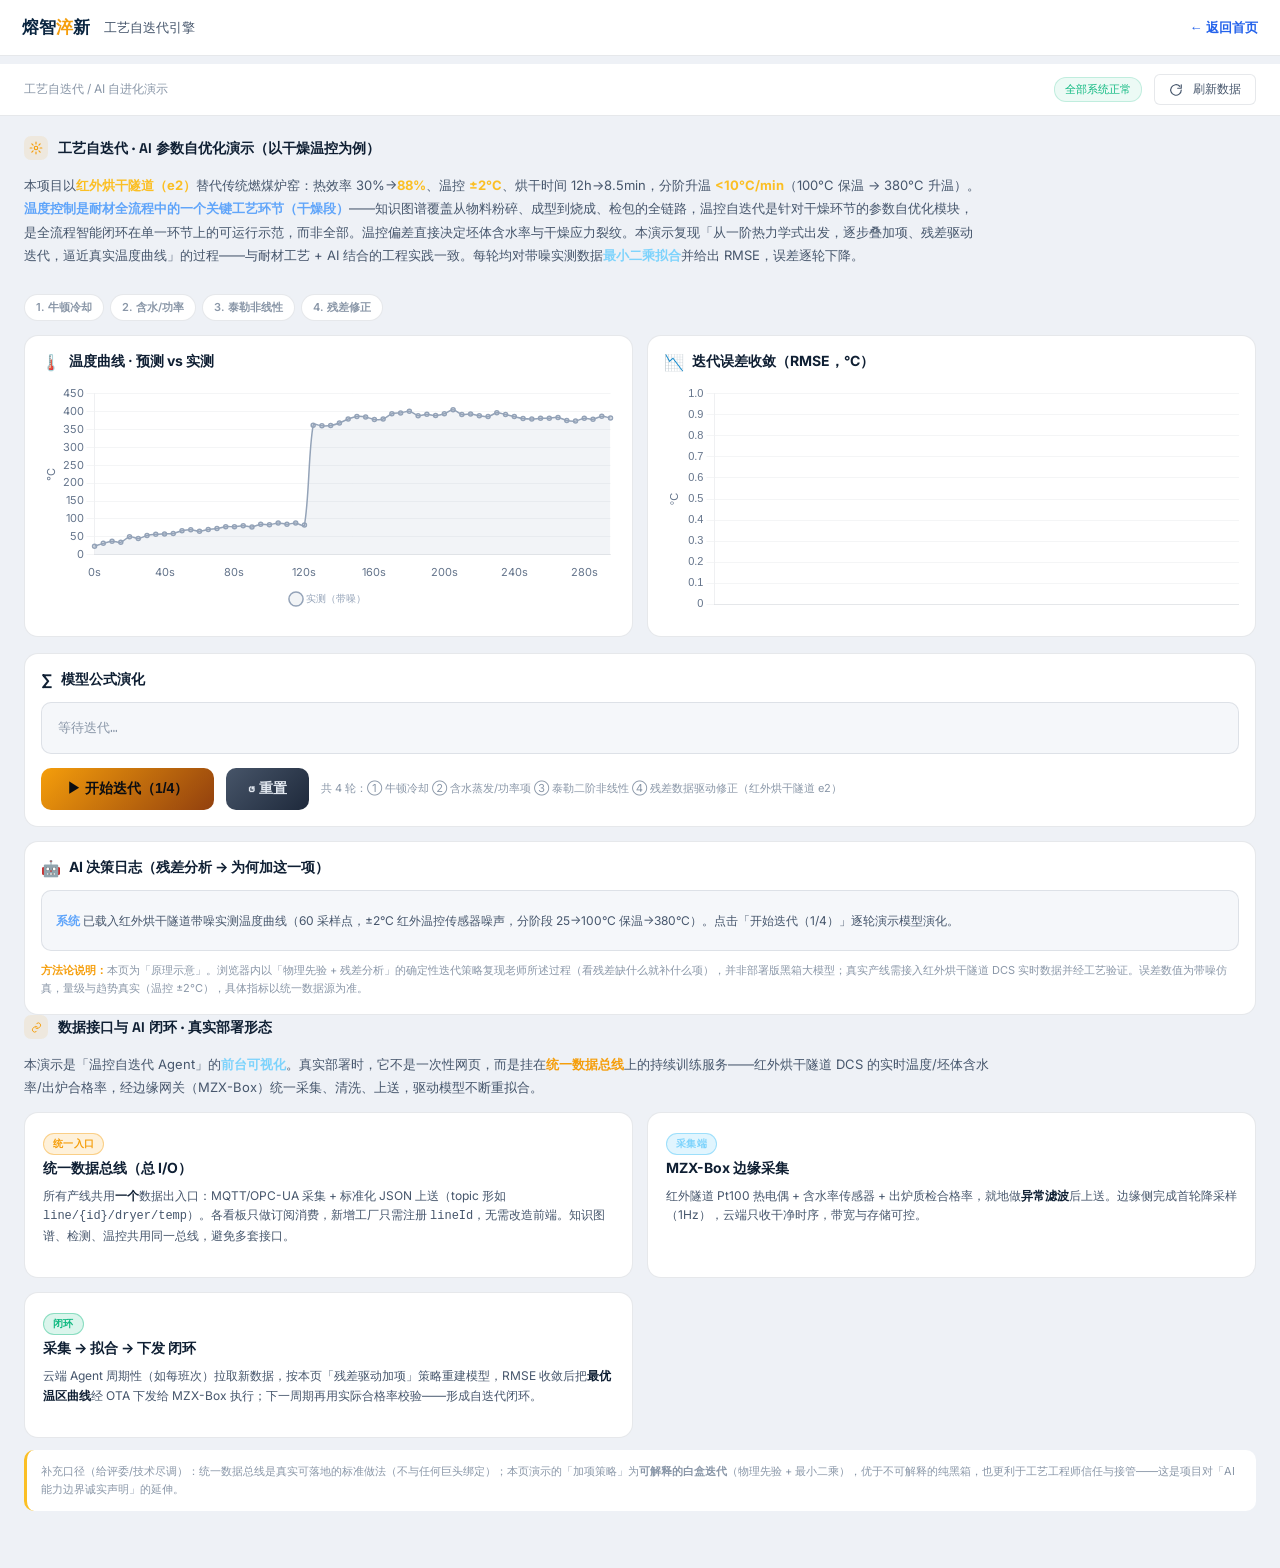
<file: docs/control.html>
<!DOCTYPE html>
<html lang="zh-CN">
<head>
<meta charset="UTF-8">
<meta name="viewport" content="width=device-width, initial-scale=1.0">
<title>熔智淬新 · 工艺自迭代</title>
<script>
/* ===== Chart.js 4.4.7 (UMD min) 本地内联，去除 CDN 依赖 ===== */
/**
 * Skipped minification because the original files appears to be already minified.
 * Original file: /npm/chart.js@4.4.7/dist/chart.umd.js
 *
 * Do NOT use SRI with dynamically generated files! More information: https://www.jsdelivr.com/using-sri-with-dynamic-files
 */
/*!
 * Chart.js v4.4.7
 * https://www.chartjs.org
 * (c) 2024 Chart.js Contributors
 * Released under the MIT License
 */
!function(t,e){"object"==typeof exports&&"undefined"!=typeof module?module.exports=e():"function"==typeof define&&define.amd?define(e):(t="undefined"!=typeof globalThis?globalThis:t||self).Chart=e()}(this,(function(){"use strict";var t=Object.freeze({__proto__:null,get Colors(){return Go},get Decimation(){return Qo},get Filler(){return ma},get Legend(){return ya},get SubTitle(){return ka},get Title(){return Ma},get Tooltip(){return Ba}});function e(){}const i=(()=>{let t=0;return()=>t++})();function s(t){return null==t}function n(t){if(Array.isArray&&Array.isArray(t))return!0;const e=Object.prototype.toString.call(t);return"[object"===e.slice(0,7)&&"Array]"===e.slice(-6)}function o(t){return null!==t&&"[object Object]"===Object.prototype.toString.call(t)}function a(t){return("number"==typeof t||t instanceof Number)&&isFinite(+t)}function r(t,e){return a(t)?t:e}function l(t,e){return void 0===t?e:t}const h=(t,e)=>"string"==typeof t&&t.endsWith("%")?parseFloat(t)/100:+t/e,c=(t,e)=>"string"==typeof t&&t.endsWith("%")?parseFloat(t)/100*e:+t;function d(t,e,i){if(t&&"function"==typeof t.call)return t.apply(i,e)}function u(t,e,i,s){let a,r,l;if(n(t))if(r=t.length,s)for(a=r-1;a>=0;a--)e.call(i,t[a],a);else for(a=0;a<r;a++)e.call(i,t[a],a);else if(o(t))for(l=Object.keys(t),r=l.length,a=0;a<r;a++)e.call(i,t[l[a]],l[a])}function f(t,e){let i,s,n,o;if(!t||!e||t.length!==e.length)return!1;for(i=0,s=t.length;i<s;++i)if(n=t[i],o=e[i],n.datasetIndex!==o.datasetIndex||n.index!==o.index)return!1;return!0}function g(t){if(n(t))return t.map(g);if(o(t)){const e=Object.create(null),i=Object.keys(t),s=i.length;let n=0;for(;n<s;++n)e[i[n]]=g(t[i[n]]);return e}return t}function p(t){return-1===["__proto__","prototype","constructor"].indexOf(t)}function m(t,e,i,s){if(!p(t))return;const n=e[t],a=i[t];o(n)&&o(a)?b(n,a,s):e[t]=g(a)}function b(t,e,i){const s=n(e)?e:[e],a=s.length;if(!o(t))return t;const r=(i=i||{}).merger||m;let l;for(let e=0;e<a;++e){if(l=s[e],!o(l))continue;const n=Object.keys(l);for(let e=0,s=n.length;e<s;++e)r(n[e],t,l,i)}return t}function x(t,e){return b(t,e,{merger:_})}function _(t,e,i){if(!p(t))return;const s=e[t],n=i[t];o(s)&&o(n)?x(s,n):Object.prototype.hasOwnProperty.call(e,t)||(e[t]=g(n))}const y={"":t=>t,x:t=>t.x,y:t=>t.y};function v(t){const e=t.split("."),i=[];let s="";for(const t of e)s+=t,s.endsWith("\\")?s=s.slice(0,-1)+".":(i.push(s),s="");return i}function M(t,e){const i=y[e]||(y[e]=function(t){const e=v(t);return t=>{for(const i of e){if(""===i)break;t=t&&t[i]}return t}}(e));return i(t)}function w(t){return t.charAt(0).toUpperCase()+t.slice(1)}const k=t=>void 0!==t,S=t=>"function"==typeof t,P=(t,e)=>{if(t.size!==e.size)return!1;for(const i of t)if(!e.has(i))return!1;return!0};function D(t){return"mouseup"===t.type||"click"===t.type||"contextmenu"===t.type}const C=Math.PI,O=2*C,A=O+C,T=Number.POSITIVE_INFINITY,L=C/180,E=C/2,R=C/4,I=2*C/3,z=Math.log10,F=Math.sign;function V(t,e,i){return Math.abs(t-e)<i}function B(t){const e=Math.round(t);t=V(t,e,t/1e3)?e:t;const i=Math.pow(10,Math.floor(z(t))),s=t/i;return(s<=1?1:s<=2?2:s<=5?5:10)*i}function W(t){const e=[],i=Math.sqrt(t);let s;for(s=1;s<i;s++)t%s==0&&(e.push(s),e.push(t/s));return i===(0|i)&&e.push(i),e.sort(((t,e)=>t-e)).pop(),e}function N(t){return!isNaN(parseFloat(t))&&isFinite(t)}function H(t,e){const i=Math.round(t);return i-e<=t&&i+e>=t}function j(t,e,i){let s,n,o;for(s=0,n=t.length;s<n;s++)o=t[s][i],isNaN(o)||(e.min=Math.min(e.min,o),e.max=Math.max(e.max,o))}function $(t){return t*(C/180)}function Y(t){return t*(180/C)}function U(t){if(!a(t))return;let e=1,i=0;for(;Math.round(t*e)/e!==t;)e*=10,i++;return i}function X(t,e){const i=e.x-t.x,s=e.y-t.y,n=Math.sqrt(i*i+s*s);let o=Math.atan2(s,i);return o<-.5*C&&(o+=O),{angle:o,distance:n}}function q(t,e){return Math.sqrt(Math.pow(e.x-t.x,2)+Math.pow(e.y-t.y,2))}function K(t,e){return(t-e+A)%O-C}function G(t){return(t%O+O)%O}function Z(t,e,i,s){const n=G(t),o=G(e),a=G(i),r=G(o-n),l=G(a-n),h=G(n-o),c=G(n-a);return n===o||n===a||s&&o===a||r>l&&h<c}function J(t,e,i){return Math.max(e,Math.min(i,t))}function Q(t){return J(t,-32768,32767)}function tt(t,e,i,s=1e-6){return t>=Math.min(e,i)-s&&t<=Math.max(e,i)+s}function et(t,e,i){i=i||(i=>t[i]<e);let s,n=t.length-1,o=0;for(;n-o>1;)s=o+n>>1,i(s)?o=s:n=s;return{lo:o,hi:n}}const it=(t,e,i,s)=>et(t,i,s?s=>{const n=t[s][e];return n<i||n===i&&t[s+1][e]===i}:s=>t[s][e]<i),st=(t,e,i)=>et(t,i,(s=>t[s][e]>=i));function nt(t,e,i){let s=0,n=t.length;for(;s<n&&t[s]<e;)s++;for(;n>s&&t[n-1]>i;)n--;return s>0||n<t.length?t.slice(s,n):t}const ot=["push","pop","shift","splice","unshift"];function at(t,e){t._chartjs?t._chartjs.listeners.push(e):(Object.defineProperty(t,"_chartjs",{configurable:!0,enumerable:!1,value:{listeners:[e]}}),ot.forEach((e=>{const i="_onData"+w(e),s=t[e];Object.defineProperty(t,e,{configurable:!0,enumerable:!1,value(...e){const n=s.apply(this,e);return t._chartjs.listeners.forEach((t=>{"function"==typeof t[i]&&t[i](...e)})),n}})})))}function rt(t,e){const i=t._chartjs;if(!i)return;const s=i.listeners,n=s.indexOf(e);-1!==n&&s.splice(n,1),s.length>0||(ot.forEach((e=>{delete t[e]})),delete t._chartjs)}function lt(t){const e=new Set(t);return e.size===t.length?t:Array.from(e)}const ht="undefined"==typeof window?function(t){return t()}:window.requestAnimationFrame;function ct(t,e){let i=[],s=!1;return function(...n){i=n,s||(s=!0,ht.call(window,(()=>{s=!1,t.apply(e,i)})))}}function dt(t,e){let i;return function(...s){return e?(clearTimeout(i),i=setTimeout(t,e,s)):t.apply(this,s),e}}const ut=t=>"start"===t?"left":"end"===t?"right":"center",ft=(t,e,i)=>"start"===t?e:"end"===t?i:(e+i)/2,gt=(t,e,i,s)=>t===(s?"left":"right")?i:"center"===t?(e+i)/2:e;function pt(t,e,i){const s=e.length;let n=0,o=s;if(t._sorted){const{iScale:a,_parsed:r}=t,l=a.axis,{min:h,max:c,minDefined:d,maxDefined:u}=a.getUserBounds();d&&(n=J(Math.min(it(r,l,h).lo,i?s:it(e,l,a.getPixelForValue(h)).lo),0,s-1)),o=u?J(Math.max(it(r,a.axis,c,!0).hi+1,i?0:it(e,l,a.getPixelForValue(c),!0).hi+1),n,s)-n:s-n}return{start:n,count:o}}function mt(t){const{xScale:e,yScale:i,_scaleRanges:s}=t,n={xmin:e.min,xmax:e.max,ymin:i.min,ymax:i.max};if(!s)return t._scaleRanges=n,!0;const o=s.xmin!==e.min||s.xmax!==e.max||s.ymin!==i.min||s.ymax!==i.max;return Object.assign(s,n),o}class bt{constructor(){this._request=null,this._charts=new Map,this._running=!1,this._lastDate=void 0}_notify(t,e,i,s){const n=e.listeners[s],o=e.duration;n.forEach((s=>s({chart:t,initial:e.initial,numSteps:o,currentStep:Math.min(i-e.start,o)})))}_refresh(){this._request||(this._running=!0,this._request=ht.call(window,(()=>{this._update(),this._request=null,this._running&&this._refresh()})))}_update(t=Date.now()){let e=0;this._charts.forEach(((i,s)=>{if(!i.running||!i.items.length)return;const n=i.items;let o,a=n.length-1,r=!1;for(;a>=0;--a)o=n[a],o._active?(o._total>i.duration&&(i.duration=o._total),o.tick(t),r=!0):(n[a]=n[n.length-1],n.pop());r&&(s.draw(),this._notify(s,i,t,"progress")),n.length||(i.running=!1,this._notify(s,i,t,"complete"),i.initial=!1),e+=n.length})),this._lastDate=t,0===e&&(this._running=!1)}_getAnims(t){const e=this._charts;let i=e.get(t);return i||(i={running:!1,initial:!0,items:[],listeners:{complete:[],progress:[]}},e.set(t,i)),i}listen(t,e,i){this._getAnims(t).listeners[e].push(i)}add(t,e){e&&e.length&&this._getAnims(t).items.push(...e)}has(t){return this._getAnims(t).items.length>0}start(t){const e=this._charts.get(t);e&&(e.running=!0,e.start=Date.now(),e.duration=e.items.reduce(((t,e)=>Math.max(t,e._duration)),0),this._refresh())}running(t){if(!this._running)return!1;const e=this._charts.get(t);return!!(e&&e.running&&e.items.length)}stop(t){const e=this._charts.get(t);if(!e||!e.items.length)return;const i=e.items;let s=i.length-1;for(;s>=0;--s)i[s].cancel();e.items=[],this._notify(t,e,Date.now(),"complete")}remove(t){return this._charts.delete(t)}}var xt=new bt;
/*!
 * @kurkle/color v0.3.2
 * https://github.com/kurkle/color#readme
 * (c) 2023 Jukka Kurkela
 * Released under the MIT License
 */function _t(t){return t+.5|0}const yt=(t,e,i)=>Math.max(Math.min(t,i),e);function vt(t){return yt(_t(2.55*t),0,255)}function Mt(t){return yt(_t(255*t),0,255)}function wt(t){return yt(_t(t/2.55)/100,0,1)}function kt(t){return yt(_t(100*t),0,100)}const St={0:0,1:1,2:2,3:3,4:4,5:5,6:6,7:7,8:8,9:9,A:10,B:11,C:12,D:13,E:14,F:15,a:10,b:11,c:12,d:13,e:14,f:15},Pt=[..."0123456789ABCDEF"],Dt=t=>Pt[15&t],Ct=t=>Pt[(240&t)>>4]+Pt[15&t],Ot=t=>(240&t)>>4==(15&t);function At(t){var e=(t=>Ot(t.r)&&Ot(t.g)&&Ot(t.b)&&Ot(t.a))(t)?Dt:Ct;return t?"#"+e(t.r)+e(t.g)+e(t.b)+((t,e)=>t<255?e(t):"")(t.a,e):void 0}const Tt=/^(hsla?|hwb|hsv)\(\s*([-+.e\d]+)(?:deg)?[\s,]+([-+.e\d]+)%[\s,]+([-+.e\d]+)%(?:[\s,]+([-+.e\d]+)(%)?)?\s*\)$/;function Lt(t,e,i){const s=e*Math.min(i,1-i),n=(e,n=(e+t/30)%12)=>i-s*Math.max(Math.min(n-3,9-n,1),-1);return[n(0),n(8),n(4)]}function Et(t,e,i){const s=(s,n=(s+t/60)%6)=>i-i*e*Math.max(Math.min(n,4-n,1),0);return[s(5),s(3),s(1)]}function Rt(t,e,i){const s=Lt(t,1,.5);let n;for(e+i>1&&(n=1/(e+i),e*=n,i*=n),n=0;n<3;n++)s[n]*=1-e-i,s[n]+=e;return s}function It(t){const e=t.r/255,i=t.g/255,s=t.b/255,n=Math.max(e,i,s),o=Math.min(e,i,s),a=(n+o)/2;let r,l,h;return n!==o&&(h=n-o,l=a>.5?h/(2-n-o):h/(n+o),r=function(t,e,i,s,n){return t===n?(e-i)/s+(e<i?6:0):e===n?(i-t)/s+2:(t-e)/s+4}(e,i,s,h,n),r=60*r+.5),[0|r,l||0,a]}function zt(t,e,i,s){return(Array.isArray(e)?t(e[0],e[1],e[2]):t(e,i,s)).map(Mt)}function Ft(t,e,i){return zt(Lt,t,e,i)}function Vt(t){return(t%360+360)%360}function Bt(t){const e=Tt.exec(t);let i,s=255;if(!e)return;e[5]!==i&&(s=e[6]?vt(+e[5]):Mt(+e[5]));const n=Vt(+e[2]),o=+e[3]/100,a=+e[4]/100;return i="hwb"===e[1]?function(t,e,i){return zt(Rt,t,e,i)}(n,o,a):"hsv"===e[1]?function(t,e,i){return zt(Et,t,e,i)}(n,o,a):Ft(n,o,a),{r:i[0],g:i[1],b:i[2],a:s}}const Wt={x:"dark",Z:"light",Y:"re",X:"blu",W:"gr",V:"medium",U:"slate",A:"ee",T:"ol",S:"or",B:"ra",C:"lateg",D:"ights",R:"in",Q:"turquois",E:"hi",P:"ro",O:"al",N:"le",M:"de",L:"yello",F:"en",K:"ch",G:"arks",H:"ea",I:"ightg",J:"wh"},Nt={OiceXe:"f0f8ff",antiquewEte:"faebd7",aqua:"ffff",aquamarRe:"7fffd4",azuY:"f0ffff",beige:"f5f5dc",bisque:"ffe4c4",black:"0",blanKedOmond:"ffebcd",Xe:"ff",XeviTet:"8a2be2",bPwn:"a52a2a",burlywood:"deb887",caMtXe:"5f9ea0",KartYuse:"7fff00",KocTate:"d2691e",cSO:"ff7f50",cSnflowerXe:"6495ed",cSnsilk:"fff8dc",crimson:"dc143c",cyan:"ffff",xXe:"8b",xcyan:"8b8b",xgTMnPd:"b8860b",xWay:"a9a9a9",xgYF:"6400",xgYy:"a9a9a9",xkhaki:"bdb76b",xmagFta:"8b008b",xTivegYF:"556b2f",xSange:"ff8c00",xScEd:"9932cc",xYd:"8b0000",xsOmon:"e9967a",xsHgYF:"8fbc8f",xUXe:"483d8b",xUWay:"2f4f4f",xUgYy:"2f4f4f",xQe:"ced1",xviTet:"9400d3",dAppRk:"ff1493",dApskyXe:"bfff",dimWay:"696969",dimgYy:"696969",dodgerXe:"1e90ff",fiYbrick:"b22222",flSOwEte:"fffaf0",foYstWAn:"228b22",fuKsia:"ff00ff",gaRsbSo:"dcdcdc",ghostwEte:"f8f8ff",gTd:"ffd700",gTMnPd:"daa520",Way:"808080",gYF:"8000",gYFLw:"adff2f",gYy:"808080",honeyMw:"f0fff0",hotpRk:"ff69b4",RdianYd:"cd5c5c",Rdigo:"4b0082",ivSy:"fffff0",khaki:"f0e68c",lavFMr:"e6e6fa",lavFMrXsh:"fff0f5",lawngYF:"7cfc00",NmoncEffon:"fffacd",ZXe:"add8e6",ZcSO:"f08080",Zcyan:"e0ffff",ZgTMnPdLw:"fafad2",ZWay:"d3d3d3",ZgYF:"90ee90",ZgYy:"d3d3d3",ZpRk:"ffb6c1",ZsOmon:"ffa07a",ZsHgYF:"20b2aa",ZskyXe:"87cefa",ZUWay:"778899",ZUgYy:"778899",ZstAlXe:"b0c4de",ZLw:"ffffe0",lime:"ff00",limegYF:"32cd32",lRF:"faf0e6",magFta:"ff00ff",maPon:"800000",VaquamarRe:"66cdaa",VXe:"cd",VScEd:"ba55d3",VpurpN:"9370db",VsHgYF:"3cb371",VUXe:"7b68ee",VsprRggYF:"fa9a",VQe:"48d1cc",VviTetYd:"c71585",midnightXe:"191970",mRtcYam:"f5fffa",mistyPse:"ffe4e1",moccasR:"ffe4b5",navajowEte:"ffdead",navy:"80",Tdlace:"fdf5e6",Tive:"808000",TivedBb:"6b8e23",Sange:"ffa500",SangeYd:"ff4500",ScEd:"da70d6",pOegTMnPd:"eee8aa",pOegYF:"98fb98",pOeQe:"afeeee",pOeviTetYd:"db7093",papayawEp:"ffefd5",pHKpuff:"ffdab9",peru:"cd853f",pRk:"ffc0cb",plum:"dda0dd",powMrXe:"b0e0e6",purpN:"800080",YbeccapurpN:"663399",Yd:"ff0000",Psybrown:"bc8f8f",PyOXe:"4169e1",saddNbPwn:"8b4513",sOmon:"fa8072",sandybPwn:"f4a460",sHgYF:"2e8b57",sHshell:"fff5ee",siFna:"a0522d",silver:"c0c0c0",skyXe:"87ceeb",UXe:"6a5acd",UWay:"708090",UgYy:"708090",snow:"fffafa",sprRggYF:"ff7f",stAlXe:"4682b4",tan:"d2b48c",teO:"8080",tEstN:"d8bfd8",tomato:"ff6347",Qe:"40e0d0",viTet:"ee82ee",JHt:"f5deb3",wEte:"ffffff",wEtesmoke:"f5f5f5",Lw:"ffff00",LwgYF:"9acd32"};let Ht;function jt(t){Ht||(Ht=function(){const t={},e=Object.keys(Nt),i=Object.keys(Wt);let s,n,o,a,r;for(s=0;s<e.length;s++){for(a=r=e[s],n=0;n<i.length;n++)o=i[n],r=r.replace(o,Wt[o]);o=parseInt(Nt[a],16),t[r]=[o>>16&255,o>>8&255,255&o]}return t}(),Ht.transparent=[0,0,0,0]);const e=Ht[t.toLowerCase()];return e&&{r:e[0],g:e[1],b:e[2],a:4===e.length?e[3]:255}}const $t=/^rgba?\(\s*([-+.\d]+)(%)?[\s,]+([-+.e\d]+)(%)?[\s,]+([-+.e\d]+)(%)?(?:[\s,/]+([-+.e\d]+)(%)?)?\s*\)$/;const Yt=t=>t<=.0031308?12.92*t:1.055*Math.pow(t,1/2.4)-.055,Ut=t=>t<=.04045?t/12.92:Math.pow((t+.055)/1.055,2.4);function Xt(t,e,i){if(t){let s=It(t);s[e]=Math.max(0,Math.min(s[e]+s[e]*i,0===e?360:1)),s=Ft(s),t.r=s[0],t.g=s[1],t.b=s[2]}}function qt(t,e){return t?Object.assign(e||{},t):t}function Kt(t){var e={r:0,g:0,b:0,a:255};return Array.isArray(t)?t.length>=3&&(e={r:t[0],g:t[1],b:t[2],a:255},t.length>3&&(e.a=Mt(t[3]))):(e=qt(t,{r:0,g:0,b:0,a:1})).a=Mt(e.a),e}function Gt(t){return"r"===t.charAt(0)?function(t){const e=$t.exec(t);let i,s,n,o=255;if(e){if(e[7]!==i){const t=+e[7];o=e[8]?vt(t):yt(255*t,0,255)}return i=+e[1],s=+e[3],n=+e[5],i=255&(e[2]?vt(i):yt(i,0,255)),s=255&(e[4]?vt(s):yt(s,0,255)),n=255&(e[6]?vt(n):yt(n,0,255)),{r:i,g:s,b:n,a:o}}}(t):Bt(t)}class Zt{constructor(t){if(t instanceof Zt)return t;const e=typeof t;let i;var s,n,o;"object"===e?i=Kt(t):"string"===e&&(o=(s=t).length,"#"===s[0]&&(4===o||5===o?n={r:255&17*St[s[1]],g:255&17*St[s[2]],b:255&17*St[s[3]],a:5===o?17*St[s[4]]:255}:7!==o&&9!==o||(n={r:St[s[1]]<<4|St[s[2]],g:St[s[3]]<<4|St[s[4]],b:St[s[5]]<<4|St[s[6]],a:9===o?St[s[7]]<<4|St[s[8]]:255})),i=n||jt(t)||Gt(t)),this._rgb=i,this._valid=!!i}get valid(){return this._valid}get rgb(){var t=qt(this._rgb);return t&&(t.a=wt(t.a)),t}set rgb(t){this._rgb=Kt(t)}rgbString(){return this._valid?(t=this._rgb)&&(t.a<255?`rgba(${t.r}, ${t.g}, ${t.b}, ${wt(t.a)})`:`rgb(${t.r}, ${t.g}, ${t.b})`):void 0;var t}hexString(){return this._valid?At(this._rgb):void 0}hslString(){return this._valid?function(t){if(!t)return;const e=It(t),i=e[0],s=kt(e[1]),n=kt(e[2]);return t.a<255?`hsla(${i}, ${s}%, ${n}%, ${wt(t.a)})`:`hsl(${i}, ${s}%, ${n}%)`}(this._rgb):void 0}mix(t,e){if(t){const i=this.rgb,s=t.rgb;let n;const o=e===n?.5:e,a=2*o-1,r=i.a-s.a,l=((a*r==-1?a:(a+r)/(1+a*r))+1)/2;n=1-l,i.r=255&l*i.r+n*s.r+.5,i.g=255&l*i.g+n*s.g+.5,i.b=255&l*i.b+n*s.b+.5,i.a=o*i.a+(1-o)*s.a,this.rgb=i}return this}interpolate(t,e){return t&&(this._rgb=function(t,e,i){const s=Ut(wt(t.r)),n=Ut(wt(t.g)),o=Ut(wt(t.b));return{r:Mt(Yt(s+i*(Ut(wt(e.r))-s))),g:Mt(Yt(n+i*(Ut(wt(e.g))-n))),b:Mt(Yt(o+i*(Ut(wt(e.b))-o))),a:t.a+i*(e.a-t.a)}}(this._rgb,t._rgb,e)),this}clone(){return new Zt(this.rgb)}alpha(t){return this._rgb.a=Mt(t),this}clearer(t){return this._rgb.a*=1-t,this}greyscale(){const t=this._rgb,e=_t(.3*t.r+.59*t.g+.11*t.b);return t.r=t.g=t.b=e,this}opaquer(t){return this._rgb.a*=1+t,this}negate(){const t=this._rgb;return t.r=255-t.r,t.g=255-t.g,t.b=255-t.b,this}lighten(t){return Xt(this._rgb,2,t),this}darken(t){return Xt(this._rgb,2,-t),this}saturate(t){return Xt(this._rgb,1,t),this}desaturate(t){return Xt(this._rgb,1,-t),this}rotate(t){return function(t,e){var i=It(t);i[0]=Vt(i[0]+e),i=Ft(i),t.r=i[0],t.g=i[1],t.b=i[2]}(this._rgb,t),this}}function Jt(t){if(t&&"object"==typeof t){const e=t.toString();return"[object CanvasPattern]"===e||"[object CanvasGradient]"===e}return!1}function Qt(t){return Jt(t)?t:new Zt(t)}function te(t){return Jt(t)?t:new Zt(t).saturate(.5).darken(.1).hexString()}const ee=["x","y","borderWidth","radius","tension"],ie=["color","borderColor","backgroundColor"];const se=new Map;function ne(t,e,i){return function(t,e){e=e||{};const i=t+JSON.stringify(e);let s=se.get(i);return s||(s=new Intl.NumberFormat(t,e),se.set(i,s)),s}(e,i).format(t)}const oe={values:t=>n(t)?t:""+t,numeric(t,e,i){if(0===t)return"0";const s=this.chart.options.locale;let n,o=t;if(i.length>1){const e=Math.max(Math.abs(i[0].value),Math.abs(i[i.length-1].value));(e<1e-4||e>1e15)&&(n="scientific"),o=function(t,e){let i=e.length>3?e[2].value-e[1].value:e[1].value-e[0].value;Math.abs(i)>=1&&t!==Math.floor(t)&&(i=t-Math.floor(t));return i}(t,i)}const a=z(Math.abs(o)),r=isNaN(a)?1:Math.max(Math.min(-1*Math.floor(a),20),0),l={notation:n,minimumFractionDigits:r,maximumFractionDigits:r};return Object.assign(l,this.options.ticks.format),ne(t,s,l)},logarithmic(t,e,i){if(0===t)return"0";const s=i[e].significand||t/Math.pow(10,Math.floor(z(t)));return[1,2,3,5,10,15].includes(s)||e>.8*i.length?oe.numeric.call(this,t,e,i):""}};var ae={formatters:oe};const re=Object.create(null),le=Object.create(null);function he(t,e){if(!e)return t;const i=e.split(".");for(let e=0,s=i.length;e<s;++e){const s=i[e];t=t[s]||(t[s]=Object.create(null))}return t}function ce(t,e,i){return"string"==typeof e?b(he(t,e),i):b(he(t,""),e)}class de{constructor(t,e){this.animation=void 0,this.backgroundColor="rgba(0,0,0,0.1)",this.borderColor="rgba(0,0,0,0.1)",this.color="#666",this.datasets={},this.devicePixelRatio=t=>t.chart.platform.getDevicePixelRatio(),this.elements={},this.events=["mousemove","mouseout","click","touchstart","touchmove"],this.font={family:"'Helvetica Neue', 'Helvetica', 'Arial', sans-serif",size:12,style:"normal",lineHeight:1.2,weight:null},this.hover={},this.hoverBackgroundColor=(t,e)=>te(e.backgroundColor),this.hoverBorderColor=(t,e)=>te(e.borderColor),this.hoverColor=(t,e)=>te(e.color),this.indexAxis="x",this.interaction={mode:"nearest",intersect:!0,includeInvisible:!1},this.maintainAspectRatio=!0,this.onHover=null,this.onClick=null,this.parsing=!0,this.plugins={},this.responsive=!0,this.scale=void 0,this.scales={},this.showLine=!0,this.drawActiveElementsOnTop=!0,this.describe(t),this.apply(e)}set(t,e){return ce(this,t,e)}get(t){return he(this,t)}describe(t,e){return ce(le,t,e)}override(t,e){return ce(re,t,e)}route(t,e,i,s){const n=he(this,t),a=he(this,i),r="_"+e;Object.defineProperties(n,{[r]:{value:n[e],writable:!0},[e]:{enumerable:!0,get(){const t=this[r],e=a[s];return o(t)?Object.assign({},e,t):l(t,e)},set(t){this[r]=t}}})}apply(t){t.forEach((t=>t(this)))}}var ue=new de({_scriptable:t=>!t.startsWith("on"),_indexable:t=>"events"!==t,hover:{_fallback:"interaction"},interaction:{_scriptable:!1,_indexable:!1}},[function(t){t.set("animation",{delay:void 0,duration:1e3,easing:"easeOutQuart",fn:void 0,from:void 0,loop:void 0,to:void 0,type:void 0}),t.describe("animation",{_fallback:!1,_indexable:!1,_scriptable:t=>"onProgress"!==t&&"onComplete"!==t&&"fn"!==t}),t.set("animations",{colors:{type:"color",properties:ie},numbers:{type:"number",properties:ee}}),t.describe("animations",{_fallback:"animation"}),t.set("transitions",{active:{animation:{duration:400}},resize:{animation:{duration:0}},show:{animations:{colors:{from:"transparent"},visible:{type:"boolean",duration:0}}},hide:{animations:{colors:{to:"transparent"},visible:{type:"boolean",easing:"linear",fn:t=>0|t}}}})},function(t){t.set("layout",{autoPadding:!0,padding:{top:0,right:0,bottom:0,left:0}})},function(t){t.set("scale",{display:!0,offset:!1,reverse:!1,beginAtZero:!1,bounds:"ticks",clip:!0,grace:0,grid:{display:!0,lineWidth:1,drawOnChartArea:!0,drawTicks:!0,tickLength:8,tickWidth:(t,e)=>e.lineWidth,tickColor:(t,e)=>e.color,offset:!1},border:{display:!0,dash:[],dashOffset:0,width:1},title:{display:!1,text:"",padding:{top:4,bottom:4}},ticks:{minRotation:0,maxRotation:50,mirror:!1,textStrokeWidth:0,textStrokeColor:"",padding:3,display:!0,autoSkip:!0,autoSkipPadding:3,labelOffset:0,callback:ae.formatters.values,minor:{},major:{},align:"center",crossAlign:"near",showLabelBackdrop:!1,backdropColor:"rgba(255, 255, 255, 0.75)",backdropPadding:2}}),t.route("scale.ticks","color","","color"),t.route("scale.grid","color","","borderColor"),t.route("scale.border","color","","borderColor"),t.route("scale.title","color","","color"),t.describe("scale",{_fallback:!1,_scriptable:t=>!t.startsWith("before")&&!t.startsWith("after")&&"callback"!==t&&"parser"!==t,_indexable:t=>"borderDash"!==t&&"tickBorderDash"!==t&&"dash"!==t}),t.describe("scales",{_fallback:"scale"}),t.describe("scale.ticks",{_scriptable:t=>"backdropPadding"!==t&&"callback"!==t,_indexable:t=>"backdropPadding"!==t})}]);function fe(){return"undefined"!=typeof window&&"undefined"!=typeof document}function ge(t){let e=t.parentNode;return e&&"[object ShadowRoot]"===e.toString()&&(e=e.host),e}function pe(t,e,i){let s;return"string"==typeof t?(s=parseInt(t,10),-1!==t.indexOf("%")&&(s=s/100*e.parentNode[i])):s=t,s}const me=t=>t.ownerDocument.defaultView.getComputedStyle(t,null);function be(t,e){return me(t).getPropertyValue(e)}const xe=["top","right","bottom","left"];function _e(t,e,i){const s={};i=i?"-"+i:"";for(let n=0;n<4;n++){const o=xe[n];s[o]=parseFloat(t[e+"-"+o+i])||0}return s.width=s.left+s.right,s.height=s.top+s.bottom,s}const ye=(t,e,i)=>(t>0||e>0)&&(!i||!i.shadowRoot);function ve(t,e){if("native"in t)return t;const{canvas:i,currentDevicePixelRatio:s}=e,n=me(i),o="border-box"===n.boxSizing,a=_e(n,"padding"),r=_e(n,"border","width"),{x:l,y:h,box:c}=function(t,e){const i=t.touches,s=i&&i.length?i[0]:t,{offsetX:n,offsetY:o}=s;let a,r,l=!1;if(ye(n,o,t.target))a=n,r=o;else{const t=e.getBoundingClientRect();a=s.clientX-t.left,r=s.clientY-t.top,l=!0}return{x:a,y:r,box:l}}(t,i),d=a.left+(c&&r.left),u=a.top+(c&&r.top);let{width:f,height:g}=e;return o&&(f-=a.width+r.width,g-=a.height+r.height),{x:Math.round((l-d)/f*i.width/s),y:Math.round((h-u)/g*i.height/s)}}const Me=t=>Math.round(10*t)/10;function we(t,e,i,s){const n=me(t),o=_e(n,"margin"),a=pe(n.maxWidth,t,"clientWidth")||T,r=pe(n.maxHeight,t,"clientHeight")||T,l=function(t,e,i){let s,n;if(void 0===e||void 0===i){const o=t&&ge(t);if(o){const t=o.getBoundingClientRect(),a=me(o),r=_e(a,"border","width"),l=_e(a,"padding");e=t.width-l.width-r.width,i=t.height-l.height-r.height,s=pe(a.maxWidth,o,"clientWidth"),n=pe(a.maxHeight,o,"clientHeight")}else e=t.clientWidth,i=t.clientHeight}return{width:e,height:i,maxWidth:s||T,maxHeight:n||T}}(t,e,i);let{width:h,height:c}=l;if("content-box"===n.boxSizing){const t=_e(n,"border","width"),e=_e(n,"padding");h-=e.width+t.width,c-=e.height+t.height}h=Math.max(0,h-o.width),c=Math.max(0,s?h/s:c-o.height),h=Me(Math.min(h,a,l.maxWidth)),c=Me(Math.min(c,r,l.maxHeight)),h&&!c&&(c=Me(h/2));return(void 0!==e||void 0!==i)&&s&&l.height&&c>l.height&&(c=l.height,h=Me(Math.floor(c*s))),{width:h,height:c}}function ke(t,e,i){const s=e||1,n=Math.floor(t.height*s),o=Math.floor(t.width*s);t.height=Math.floor(t.height),t.width=Math.floor(t.width);const a=t.canvas;return a.style&&(i||!a.style.height&&!a.style.width)&&(a.style.height=`${t.height}px`,a.style.width=`${t.width}px`),(t.currentDevicePixelRatio!==s||a.height!==n||a.width!==o)&&(t.currentDevicePixelRatio=s,a.height=n,a.width=o,t.ctx.setTransform(s,0,0,s,0,0),!0)}const Se=function(){let t=!1;try{const e={get passive(){return t=!0,!1}};fe()&&(window.addEventListener("test",null,e),window.removeEventListener("test",null,e))}catch(t){}return t}();function Pe(t,e){const i=be(t,e),s=i&&i.match(/^(\d+)(\.\d+)?px$/);return s?+s[1]:void 0}function De(t){return!t||s(t.size)||s(t.family)?null:(t.style?t.style+" ":"")+(t.weight?t.weight+" ":"")+t.size+"px "+t.family}function Ce(t,e,i,s,n){let o=e[n];return o||(o=e[n]=t.measureText(n).width,i.push(n)),o>s&&(s=o),s}function Oe(t,e,i,s){let o=(s=s||{}).data=s.data||{},a=s.garbageCollect=s.garbageCollect||[];s.font!==e&&(o=s.data={},a=s.garbageCollect=[],s.font=e),t.save(),t.font=e;let r=0;const l=i.length;let h,c,d,u,f;for(h=0;h<l;h++)if(u=i[h],null==u||n(u)){if(n(u))for(c=0,d=u.length;c<d;c++)f=u[c],null==f||n(f)||(r=Ce(t,o,a,r,f))}else r=Ce(t,o,a,r,u);t.restore();const g=a.length/2;if(g>i.length){for(h=0;h<g;h++)delete o[a[h]];a.splice(0,g)}return r}function Ae(t,e,i){const s=t.currentDevicePixelRatio,n=0!==i?Math.max(i/2,.5):0;return Math.round((e-n)*s)/s+n}function Te(t,e){(e||t)&&((e=e||t.getContext("2d")).save(),e.resetTransform(),e.clearRect(0,0,t.width,t.height),e.restore())}function Le(t,e,i,s){Ee(t,e,i,s,null)}function Ee(t,e,i,s,n){let o,a,r,l,h,c,d,u;const f=e.pointStyle,g=e.rotation,p=e.radius;let m=(g||0)*L;if(f&&"object"==typeof f&&(o=f.toString(),"[object HTMLImageElement]"===o||"[object HTMLCanvasElement]"===o))return t.save(),t.translate(i,s),t.rotate(m),t.drawImage(f,-f.width/2,-f.height/2,f.width,f.height),void t.restore();if(!(isNaN(p)||p<=0)){switch(t.beginPath(),f){default:n?t.ellipse(i,s,n/2,p,0,0,O):t.arc(i,s,p,0,O),t.closePath();break;case"triangle":c=n?n/2:p,t.moveTo(i+Math.sin(m)*c,s-Math.cos(m)*p),m+=I,t.lineTo(i+Math.sin(m)*c,s-Math.cos(m)*p),m+=I,t.lineTo(i+Math.sin(m)*c,s-Math.cos(m)*p),t.closePath();break;case"rectRounded":h=.516*p,l=p-h,a=Math.cos(m+R)*l,d=Math.cos(m+R)*(n?n/2-h:l),r=Math.sin(m+R)*l,u=Math.sin(m+R)*(n?n/2-h:l),t.arc(i-d,s-r,h,m-C,m-E),t.arc(i+u,s-a,h,m-E,m),t.arc(i+d,s+r,h,m,m+E),t.arc(i-u,s+a,h,m+E,m+C),t.closePath();break;case"rect":if(!g){l=Math.SQRT1_2*p,c=n?n/2:l,t.rect(i-c,s-l,2*c,2*l);break}m+=R;case"rectRot":d=Math.cos(m)*(n?n/2:p),a=Math.cos(m)*p,r=Math.sin(m)*p,u=Math.sin(m)*(n?n/2:p),t.moveTo(i-d,s-r),t.lineTo(i+u,s-a),t.lineTo(i+d,s+r),t.lineTo(i-u,s+a),t.closePath();break;case"crossRot":m+=R;case"cross":d=Math.cos(m)*(n?n/2:p),a=Math.cos(m)*p,r=Math.sin(m)*p,u=Math.sin(m)*(n?n/2:p),t.moveTo(i-d,s-r),t.lineTo(i+d,s+r),t.moveTo(i+u,s-a),t.lineTo(i-u,s+a);break;case"star":d=Math.cos(m)*(n?n/2:p),a=Math.cos(m)*p,r=Math.sin(m)*p,u=Math.sin(m)*(n?n/2:p),t.moveTo(i-d,s-r),t.lineTo(i+d,s+r),t.moveTo(i+u,s-a),t.lineTo(i-u,s+a),m+=R,d=Math.cos(m)*(n?n/2:p),a=Math.cos(m)*p,r=Math.sin(m)*p,u=Math.sin(m)*(n?n/2:p),t.moveTo(i-d,s-r),t.lineTo(i+d,s+r),t.moveTo(i+u,s-a),t.lineTo(i-u,s+a);break;case"line":a=n?n/2:Math.cos(m)*p,r=Math.sin(m)*p,t.moveTo(i-a,s-r),t.lineTo(i+a,s+r);break;case"dash":t.moveTo(i,s),t.lineTo(i+Math.cos(m)*(n?n/2:p),s+Math.sin(m)*p);break;case!1:t.closePath()}t.fill(),e.borderWidth>0&&t.stroke()}}function Re(t,e,i){return i=i||.5,!e||t&&t.x>e.left-i&&t.x<e.right+i&&t.y>e.top-i&&t.y<e.bottom+i}function Ie(t,e){t.save(),t.beginPath(),t.rect(e.left,e.top,e.right-e.left,e.bottom-e.top),t.clip()}function ze(t){t.restore()}function Fe(t,e,i,s,n){if(!e)return t.lineTo(i.x,i.y);if("middle"===n){const s=(e.x+i.x)/2;t.lineTo(s,e.y),t.lineTo(s,i.y)}else"after"===n!=!!s?t.lineTo(e.x,i.y):t.lineTo(i.x,e.y);t.lineTo(i.x,i.y)}function Ve(t,e,i,s){if(!e)return t.lineTo(i.x,i.y);t.bezierCurveTo(s?e.cp1x:e.cp2x,s?e.cp1y:e.cp2y,s?i.cp2x:i.cp1x,s?i.cp2y:i.cp1y,i.x,i.y)}function Be(t,e,i,s,n){if(n.strikethrough||n.underline){const o=t.measureText(s),a=e-o.actualBoundingBoxLeft,r=e+o.actualBoundingBoxRight,l=i-o.actualBoundingBoxAscent,h=i+o.actualBoundingBoxDescent,c=n.strikethrough?(l+h)/2:h;t.strokeStyle=t.fillStyle,t.beginPath(),t.lineWidth=n.decorationWidth||2,t.moveTo(a,c),t.lineTo(r,c),t.stroke()}}function We(t,e){const i=t.fillStyle;t.fillStyle=e.color,t.fillRect(e.left,e.top,e.width,e.height),t.fillStyle=i}function Ne(t,e,i,o,a,r={}){const l=n(e)?e:[e],h=r.strokeWidth>0&&""!==r.strokeColor;let c,d;for(t.save(),t.font=a.string,function(t,e){e.translation&&t.translate(e.translation[0],e.translation[1]),s(e.rotation)||t.rotate(e.rotation),e.color&&(t.fillStyle=e.color),e.textAlign&&(t.textAlign=e.textAlign),e.textBaseline&&(t.textBaseline=e.textBaseline)}(t,r),c=0;c<l.length;++c)d=l[c],r.backdrop&&We(t,r.backdrop),h&&(r.strokeColor&&(t.strokeStyle=r.strokeColor),s(r.strokeWidth)||(t.lineWidth=r.strokeWidth),t.strokeText(d,i,o,r.maxWidth)),t.fillText(d,i,o,r.maxWidth),Be(t,i,o,d,r),o+=Number(a.lineHeight);t.restore()}function He(t,e){const{x:i,y:s,w:n,h:o,radius:a}=e;t.arc(i+a.topLeft,s+a.topLeft,a.topLeft,1.5*C,C,!0),t.lineTo(i,s+o-a.bottomLeft),t.arc(i+a.bottomLeft,s+o-a.bottomLeft,a.bottomLeft,C,E,!0),t.lineTo(i+n-a.bottomRight,s+o),t.arc(i+n-a.bottomRight,s+o-a.bottomRight,a.bottomRight,E,0,!0),t.lineTo(i+n,s+a.topRight),t.arc(i+n-a.topRight,s+a.topRight,a.topRight,0,-E,!0),t.lineTo(i+a.topLeft,s)}function je(t,e=[""],i,s,n=(()=>t[0])){const o=i||t;void 0===s&&(s=ti("_fallback",t));const a={[Symbol.toStringTag]:"Object",_cacheable:!0,_scopes:t,_rootScopes:o,_fallback:s,_getTarget:n,override:i=>je([i,...t],e,o,s)};return new Proxy(a,{deleteProperty:(e,i)=>(delete e[i],delete e._keys,delete t[0][i],!0),get:(i,s)=>qe(i,s,(()=>function(t,e,i,s){let n;for(const o of e)if(n=ti(Ue(o,t),i),void 0!==n)return Xe(t,n)?Je(i,s,t,n):n}(s,e,t,i))),getOwnPropertyDescriptor:(t,e)=>Reflect.getOwnPropertyDescriptor(t._scopes[0],e),getPrototypeOf:()=>Reflect.getPrototypeOf(t[0]),has:(t,e)=>ei(t).includes(e),ownKeys:t=>ei(t),set(t,e,i){const s=t._storage||(t._storage=n());return t[e]=s[e]=i,delete t._keys,!0}})}function $e(t,e,i,s){const a={_cacheable:!1,_proxy:t,_context:e,_subProxy:i,_stack:new Set,_descriptors:Ye(t,s),setContext:e=>$e(t,e,i,s),override:n=>$e(t.override(n),e,i,s)};return new Proxy(a,{deleteProperty:(e,i)=>(delete e[i],delete t[i],!0),get:(t,e,i)=>qe(t,e,(()=>function(t,e,i){const{_proxy:s,_context:a,_subProxy:r,_descriptors:l}=t;let h=s[e];S(h)&&l.isScriptable(e)&&(h=function(t,e,i,s){const{_proxy:n,_context:o,_subProxy:a,_stack:r}=i;if(r.has(t))throw new Error("Recursion detected: "+Array.from(r).join("->")+"->"+t);r.add(t);let l=e(o,a||s);r.delete(t),Xe(t,l)&&(l=Je(n._scopes,n,t,l));return l}(e,h,t,i));n(h)&&h.length&&(h=function(t,e,i,s){const{_proxy:n,_context:a,_subProxy:r,_descriptors:l}=i;if(void 0!==a.index&&s(t))return e[a.index%e.length];if(o(e[0])){const i=e,s=n._scopes.filter((t=>t!==i));e=[];for(const o of i){const i=Je(s,n,t,o);e.push($e(i,a,r&&r[t],l))}}return e}(e,h,t,l.isIndexable));Xe(e,h)&&(h=$e(h,a,r&&r[e],l));return h}(t,e,i))),getOwnPropertyDescriptor:(e,i)=>e._descriptors.allKeys?Reflect.has(t,i)?{enumerable:!0,configurable:!0}:void 0:Reflect.getOwnPropertyDescriptor(t,i),getPrototypeOf:()=>Reflect.getPrototypeOf(t),has:(e,i)=>Reflect.has(t,i),ownKeys:()=>Reflect.ownKeys(t),set:(e,i,s)=>(t[i]=s,delete e[i],!0)})}function Ye(t,e={scriptable:!0,indexable:!0}){const{_scriptable:i=e.scriptable,_indexable:s=e.indexable,_allKeys:n=e.allKeys}=t;return{allKeys:n,scriptable:i,indexable:s,isScriptable:S(i)?i:()=>i,isIndexable:S(s)?s:()=>s}}const Ue=(t,e)=>t?t+w(e):e,Xe=(t,e)=>o(e)&&"adapters"!==t&&(null===Object.getPrototypeOf(e)||e.constructor===Object);function qe(t,e,i){if(Object.prototype.hasOwnProperty.call(t,e)||"constructor"===e)return t[e];const s=i();return t[e]=s,s}function Ke(t,e,i){return S(t)?t(e,i):t}const Ge=(t,e)=>!0===t?e:"string"==typeof t?M(e,t):void 0;function Ze(t,e,i,s,n){for(const o of e){const e=Ge(i,o);if(e){t.add(e);const o=Ke(e._fallback,i,n);if(void 0!==o&&o!==i&&o!==s)return o}else if(!1===e&&void 0!==s&&i!==s)return null}return!1}function Je(t,e,i,s){const a=e._rootScopes,r=Ke(e._fallback,i,s),l=[...t,...a],h=new Set;h.add(s);let c=Qe(h,l,i,r||i,s);return null!==c&&((void 0===r||r===i||(c=Qe(h,l,r,c,s),null!==c))&&je(Array.from(h),[""],a,r,(()=>function(t,e,i){const s=t._getTarget();e in s||(s[e]={});const a=s[e];if(n(a)&&o(i))return i;return a||{}}(e,i,s))))}function Qe(t,e,i,s,n){for(;i;)i=Ze(t,e,i,s,n);return i}function ti(t,e){for(const i of e){if(!i)continue;const e=i[t];if(void 0!==e)return e}}function ei(t){let e=t._keys;return e||(e=t._keys=function(t){const e=new Set;for(const i of t)for(const t of Object.keys(i).filter((t=>!t.startsWith("_"))))e.add(t);return Array.from(e)}(t._scopes)),e}function ii(t,e,i,s){const{iScale:n}=t,{key:o="r"}=this._parsing,a=new Array(s);let r,l,h,c;for(r=0,l=s;r<l;++r)h=r+i,c=e[h],a[r]={r:n.parse(M(c,o),h)};return a}const si=Number.EPSILON||1e-14,ni=(t,e)=>e<t.length&&!t[e].skip&&t[e],oi=t=>"x"===t?"y":"x";function ai(t,e,i,s){const n=t.skip?e:t,o=e,a=i.skip?e:i,r=q(o,n),l=q(a,o);let h=r/(r+l),c=l/(r+l);h=isNaN(h)?0:h,c=isNaN(c)?0:c;const d=s*h,u=s*c;return{previous:{x:o.x-d*(a.x-n.x),y:o.y-d*(a.y-n.y)},next:{x:o.x+u*(a.x-n.x),y:o.y+u*(a.y-n.y)}}}function ri(t,e="x"){const i=oi(e),s=t.length,n=Array(s).fill(0),o=Array(s);let a,r,l,h=ni(t,0);for(a=0;a<s;++a)if(r=l,l=h,h=ni(t,a+1),l){if(h){const t=h[e]-l[e];n[a]=0!==t?(h[i]-l[i])/t:0}o[a]=r?h?F(n[a-1])!==F(n[a])?0:(n[a-1]+n[a])/2:n[a-1]:n[a]}!function(t,e,i){const s=t.length;let n,o,a,r,l,h=ni(t,0);for(let c=0;c<s-1;++c)l=h,h=ni(t,c+1),l&&h&&(V(e[c],0,si)?i[c]=i[c+1]=0:(n=i[c]/e[c],o=i[c+1]/e[c],r=Math.pow(n,2)+Math.pow(o,2),r<=9||(a=3/Math.sqrt(r),i[c]=n*a*e[c],i[c+1]=o*a*e[c])))}(t,n,o),function(t,e,i="x"){const s=oi(i),n=t.length;let o,a,r,l=ni(t,0);for(let h=0;h<n;++h){if(a=r,r=l,l=ni(t,h+1),!r)continue;const n=r[i],c=r[s];a&&(o=(n-a[i])/3,r[`cp1${i}`]=n-o,r[`cp1${s}`]=c-o*e[h]),l&&(o=(l[i]-n)/3,r[`cp2${i}`]=n+o,r[`cp2${s}`]=c+o*e[h])}}(t,o,e)}function li(t,e,i){return Math.max(Math.min(t,i),e)}function hi(t,e,i,s,n){let o,a,r,l;if(e.spanGaps&&(t=t.filter((t=>!t.skip))),"monotone"===e.cubicInterpolationMode)ri(t,n);else{let i=s?t[t.length-1]:t[0];for(o=0,a=t.length;o<a;++o)r=t[o],l=ai(i,r,t[Math.min(o+1,a-(s?0:1))%a],e.tension),r.cp1x=l.previous.x,r.cp1y=l.previous.y,r.cp2x=l.next.x,r.cp2y=l.next.y,i=r}e.capBezierPoints&&function(t,e){let i,s,n,o,a,r=Re(t[0],e);for(i=0,s=t.length;i<s;++i)a=o,o=r,r=i<s-1&&Re(t[i+1],e),o&&(n=t[i],a&&(n.cp1x=li(n.cp1x,e.left,e.right),n.cp1y=li(n.cp1y,e.top,e.bottom)),r&&(n.cp2x=li(n.cp2x,e.left,e.right),n.cp2y=li(n.cp2y,e.top,e.bottom)))}(t,i)}const ci=t=>0===t||1===t,di=(t,e,i)=>-Math.pow(2,10*(t-=1))*Math.sin((t-e)*O/i),ui=(t,e,i)=>Math.pow(2,-10*t)*Math.sin((t-e)*O/i)+1,fi={linear:t=>t,easeInQuad:t=>t*t,easeOutQuad:t=>-t*(t-2),easeInOutQuad:t=>(t/=.5)<1?.5*t*t:-.5*(--t*(t-2)-1),easeInCubic:t=>t*t*t,easeOutCubic:t=>(t-=1)*t*t+1,easeInOutCubic:t=>(t/=.5)<1?.5*t*t*t:.5*((t-=2)*t*t+2),easeInQuart:t=>t*t*t*t,easeOutQuart:t=>-((t-=1)*t*t*t-1),easeInOutQuart:t=>(t/=.5)<1?.5*t*t*t*t:-.5*((t-=2)*t*t*t-2),easeInQuint:t=>t*t*t*t*t,easeOutQuint:t=>(t-=1)*t*t*t*t+1,easeInOutQuint:t=>(t/=.5)<1?.5*t*t*t*t*t:.5*((t-=2)*t*t*t*t+2),easeInSine:t=>1-Math.cos(t*E),easeOutSine:t=>Math.sin(t*E),easeInOutSine:t=>-.5*(Math.cos(C*t)-1),easeInExpo:t=>0===t?0:Math.pow(2,10*(t-1)),easeOutExpo:t=>1===t?1:1-Math.pow(2,-10*t),easeInOutExpo:t=>ci(t)?t:t<.5?.5*Math.pow(2,10*(2*t-1)):.5*(2-Math.pow(2,-10*(2*t-1))),easeInCirc:t=>t>=1?t:-(Math.sqrt(1-t*t)-1),easeOutCirc:t=>Math.sqrt(1-(t-=1)*t),easeInOutCirc:t=>(t/=.5)<1?-.5*(Math.sqrt(1-t*t)-1):.5*(Math.sqrt(1-(t-=2)*t)+1),easeInElastic:t=>ci(t)?t:di(t,.075,.3),easeOutElastic:t=>ci(t)?t:ui(t,.075,.3),easeInOutElastic(t){const e=.1125;return ci(t)?t:t<.5?.5*di(2*t,e,.45):.5+.5*ui(2*t-1,e,.45)},easeInBack(t){const e=1.70158;return t*t*((e+1)*t-e)},easeOutBack(t){const e=1.70158;return(t-=1)*t*((e+1)*t+e)+1},easeInOutBack(t){let e=1.70158;return(t/=.5)<1?t*t*((1+(e*=1.525))*t-e)*.5:.5*((t-=2)*t*((1+(e*=1.525))*t+e)+2)},easeInBounce:t=>1-fi.easeOutBounce(1-t),easeOutBounce(t){const e=7.5625,i=2.75;return t<1/i?e*t*t:t<2/i?e*(t-=1.5/i)*t+.75:t<2.5/i?e*(t-=2.25/i)*t+.9375:e*(t-=2.625/i)*t+.984375},easeInOutBounce:t=>t<.5?.5*fi.easeInBounce(2*t):.5*fi.easeOutBounce(2*t-1)+.5};function gi(t,e,i,s){return{x:t.x+i*(e.x-t.x),y:t.y+i*(e.y-t.y)}}function pi(t,e,i,s){return{x:t.x+i*(e.x-t.x),y:"middle"===s?i<.5?t.y:e.y:"after"===s?i<1?t.y:e.y:i>0?e.y:t.y}}function mi(t,e,i,s){const n={x:t.cp2x,y:t.cp2y},o={x:e.cp1x,y:e.cp1y},a=gi(t,n,i),r=gi(n,o,i),l=gi(o,e,i),h=gi(a,r,i),c=gi(r,l,i);return gi(h,c,i)}const bi=/^(normal|(\d+(?:\.\d+)?)(px|em|%)?)$/,xi=/^(normal|italic|initial|inherit|unset|(oblique( -?[0-9]?[0-9]deg)?))$/;function _i(t,e){const i=(""+t).match(bi);if(!i||"normal"===i[1])return 1.2*e;switch(t=+i[2],i[3]){case"px":return t;case"%":t/=100}return e*t}const yi=t=>+t||0;function vi(t,e){const i={},s=o(e),n=s?Object.keys(e):e,a=o(t)?s?i=>l(t[i],t[e[i]]):e=>t[e]:()=>t;for(const t of n)i[t]=yi(a(t));return i}function Mi(t){return vi(t,{top:"y",right:"x",bottom:"y",left:"x"})}function wi(t){return vi(t,["topLeft","topRight","bottomLeft","bottomRight"])}function ki(t){const e=Mi(t);return e.width=e.left+e.right,e.height=e.top+e.bottom,e}function Si(t,e){t=t||{},e=e||ue.font;let i=l(t.size,e.size);"string"==typeof i&&(i=parseInt(i,10));let s=l(t.style,e.style);s&&!(""+s).match(xi)&&(console.warn('Invalid font style specified: "'+s+'"'),s=void 0);const n={family:l(t.family,e.family),lineHeight:_i(l(t.lineHeight,e.lineHeight),i),size:i,style:s,weight:l(t.weight,e.weight),string:""};return n.string=De(n),n}function Pi(t,e,i,s){let o,a,r,l=!0;for(o=0,a=t.length;o<a;++o)if(r=t[o],void 0!==r&&(void 0!==e&&"function"==typeof r&&(r=r(e),l=!1),void 0!==i&&n(r)&&(r=r[i%r.length],l=!1),void 0!==r))return s&&!l&&(s.cacheable=!1),r}function Di(t,e,i){const{min:s,max:n}=t,o=c(e,(n-s)/2),a=(t,e)=>i&&0===t?0:t+e;return{min:a(s,-Math.abs(o)),max:a(n,o)}}function Ci(t,e){return Object.assign(Object.create(t),e)}function Oi(t,e,i){return t?function(t,e){return{x:i=>t+t+e-i,setWidth(t){e=t},textAlign:t=>"center"===t?t:"right"===t?"left":"right",xPlus:(t,e)=>t-e,leftForLtr:(t,e)=>t-e}}(e,i):{x:t=>t,setWidth(t){},textAlign:t=>t,xPlus:(t,e)=>t+e,leftForLtr:(t,e)=>t}}function Ai(t,e){let i,s;"ltr"!==e&&"rtl"!==e||(i=t.canvas.style,s=[i.getPropertyValue("direction"),i.getPropertyPriority("direction")],i.setProperty("direction",e,"important"),t.prevTextDirection=s)}function Ti(t,e){void 0!==e&&(delete t.prevTextDirection,t.canvas.style.setProperty("direction",e[0],e[1]))}function Li(t){return"angle"===t?{between:Z,compare:K,normalize:G}:{between:tt,compare:(t,e)=>t-e,normalize:t=>t}}function Ei({start:t,end:e,count:i,loop:s,style:n}){return{start:t%i,end:e%i,loop:s&&(e-t+1)%i==0,style:n}}function Ri(t,e,i){if(!i)return[t];const{property:s,start:n,end:o}=i,a=e.length,{compare:r,between:l,normalize:h}=Li(s),{start:c,end:d,loop:u,style:f}=function(t,e,i){const{property:s,start:n,end:o}=i,{between:a,normalize:r}=Li(s),l=e.length;let h,c,{start:d,end:u,loop:f}=t;if(f){for(d+=l,u+=l,h=0,c=l;h<c&&a(r(e[d%l][s]),n,o);++h)d--,u--;d%=l,u%=l}return u<d&&(u+=l),{start:d,end:u,loop:f,style:t.style}}(t,e,i),g=[];let p,m,b,x=!1,_=null;const y=()=>x||l(n,b,p)&&0!==r(n,b),v=()=>!x||0===r(o,p)||l(o,b,p);for(let t=c,i=c;t<=d;++t)m=e[t%a],m.skip||(p=h(m[s]),p!==b&&(x=l(p,n,o),null===_&&y()&&(_=0===r(p,n)?t:i),null!==_&&v()&&(g.push(Ei({start:_,end:t,loop:u,count:a,style:f})),_=null),i=t,b=p));return null!==_&&g.push(Ei({start:_,end:d,loop:u,count:a,style:f})),g}function Ii(t,e){const i=[],s=t.segments;for(let n=0;n<s.length;n++){const o=Ri(s[n],t.points,e);o.length&&i.push(...o)}return i}function zi(t,e){const i=t.points,s=t.options.spanGaps,n=i.length;if(!n)return[];const o=!!t._loop,{start:a,end:r}=function(t,e,i,s){let n=0,o=e-1;if(i&&!s)for(;n<e&&!t[n].skip;)n++;for(;n<e&&t[n].skip;)n++;for(n%=e,i&&(o+=n);o>n&&t[o%e].skip;)o--;return o%=e,{start:n,end:o}}(i,n,o,s);if(!0===s)return Fi(t,[{start:a,end:r,loop:o}],i,e);return Fi(t,function(t,e,i,s){const n=t.length,o=[];let a,r=e,l=t[e];for(a=e+1;a<=i;++a){const i=t[a%n];i.skip||i.stop?l.skip||(s=!1,o.push({start:e%n,end:(a-1)%n,loop:s}),e=r=i.stop?a:null):(r=a,l.skip&&(e=a)),l=i}return null!==r&&o.push({start:e%n,end:r%n,loop:s}),o}(i,a,r<a?r+n:r,!!t._fullLoop&&0===a&&r===n-1),i,e)}function Fi(t,e,i,s){return s&&s.setContext&&i?function(t,e,i,s){const n=t._chart.getContext(),o=Vi(t.options),{_datasetIndex:a,options:{spanGaps:r}}=t,l=i.length,h=[];let c=o,d=e[0].start,u=d;function f(t,e,s,n){const o=r?-1:1;if(t!==e){for(t+=l;i[t%l].skip;)t-=o;for(;i[e%l].skip;)e+=o;t%l!=e%l&&(h.push({start:t%l,end:e%l,loop:s,style:n}),c=n,d=e%l)}}for(const t of e){d=r?d:t.start;let e,o=i[d%l];for(u=d+1;u<=t.end;u++){const r=i[u%l];e=Vi(s.setContext(Ci(n,{type:"segment",p0:o,p1:r,p0DataIndex:(u-1)%l,p1DataIndex:u%l,datasetIndex:a}))),Bi(e,c)&&f(d,u-1,t.loop,c),o=r,c=e}d<u-1&&f(d,u-1,t.loop,c)}return h}(t,e,i,s):e}function Vi(t){return{backgroundColor:t.backgroundColor,borderCapStyle:t.borderCapStyle,borderDash:t.borderDash,borderDashOffset:t.borderDashOffset,borderJoinStyle:t.borderJoinStyle,borderWidth:t.borderWidth,borderColor:t.borderColor}}function Bi(t,e){if(!e)return!1;const i=[],s=function(t,e){return Jt(e)?(i.includes(e)||i.push(e),i.indexOf(e)):e};return JSON.stringify(t,s)!==JSON.stringify(e,s)}var Wi=Object.freeze({__proto__:null,HALF_PI:E,INFINITY:T,PI:C,PITAU:A,QUARTER_PI:R,RAD_PER_DEG:L,TAU:O,TWO_THIRDS_PI:I,_addGrace:Di,_alignPixel:Ae,_alignStartEnd:ft,_angleBetween:Z,_angleDiff:K,_arrayUnique:lt,_attachContext:$e,_bezierCurveTo:Ve,_bezierInterpolation:mi,_boundSegment:Ri,_boundSegments:Ii,_capitalize:w,_computeSegments:zi,_createResolver:je,_decimalPlaces:U,_deprecated:function(t,e,i,s){void 0!==e&&console.warn(t+': "'+i+'" is deprecated. Please use "'+s+'" instead')},_descriptors:Ye,_elementsEqual:f,_factorize:W,_filterBetween:nt,_getParentNode:ge,_getStartAndCountOfVisiblePoints:pt,_int16Range:Q,_isBetween:tt,_isClickEvent:D,_isDomSupported:fe,_isPointInArea:Re,_limitValue:J,_longestText:Oe,_lookup:et,_lookupByKey:it,_measureText:Ce,_merger:m,_mergerIf:_,_normalizeAngle:G,_parseObjectDataRadialScale:ii,_pointInLine:gi,_readValueToProps:vi,_rlookupByKey:st,_scaleRangesChanged:mt,_setMinAndMaxByKey:j,_splitKey:v,_steppedInterpolation:pi,_steppedLineTo:Fe,_textX:gt,_toLeftRightCenter:ut,_updateBezierControlPoints:hi,addRoundedRectPath:He,almostEquals:V,almostWhole:H,callback:d,clearCanvas:Te,clipArea:Ie,clone:g,color:Qt,createContext:Ci,debounce:dt,defined:k,distanceBetweenPoints:q,drawPoint:Le,drawPointLegend:Ee,each:u,easingEffects:fi,finiteOrDefault:r,fontString:function(t,e,i){return e+" "+t+"px "+i},formatNumber:ne,getAngleFromPoint:X,getHoverColor:te,getMaximumSize:we,getRelativePosition:ve,getRtlAdapter:Oi,getStyle:be,isArray:n,isFinite:a,isFunction:S,isNullOrUndef:s,isNumber:N,isObject:o,isPatternOrGradient:Jt,listenArrayEvents:at,log10:z,merge:b,mergeIf:x,niceNum:B,noop:e,overrideTextDirection:Ai,readUsedSize:Pe,renderText:Ne,requestAnimFrame:ht,resolve:Pi,resolveObjectKey:M,restoreTextDirection:Ti,retinaScale:ke,setsEqual:P,sign:F,splineCurve:ai,splineCurveMonotone:ri,supportsEventListenerOptions:Se,throttled:ct,toDegrees:Y,toDimension:c,toFont:Si,toFontString:De,toLineHeight:_i,toPadding:ki,toPercentage:h,toRadians:$,toTRBL:Mi,toTRBLCorners:wi,uid:i,unclipArea:ze,unlistenArrayEvents:rt,valueOrDefault:l});function Ni(t,e,i,s){const{controller:n,data:o,_sorted:a}=t,r=n._cachedMeta.iScale;if(r&&e===r.axis&&"r"!==e&&a&&o.length){const t=r._reversePixels?st:it;if(!s)return t(o,e,i);if(n._sharedOptions){const s=o[0],n="function"==typeof s.getRange&&s.getRange(e);if(n){const s=t(o,e,i-n),a=t(o,e,i+n);return{lo:s.lo,hi:a.hi}}}}return{lo:0,hi:o.length-1}}function Hi(t,e,i,s,n){const o=t.getSortedVisibleDatasetMetas(),a=i[e];for(let t=0,i=o.length;t<i;++t){const{index:i,data:r}=o[t],{lo:l,hi:h}=Ni(o[t],e,a,n);for(let t=l;t<=h;++t){const e=r[t];e.skip||s(e,i,t)}}}function ji(t,e,i,s,n){const o=[];if(!n&&!t.isPointInArea(e))return o;return Hi(t,i,e,(function(i,a,r){(n||Re(i,t.chartArea,0))&&i.inRange(e.x,e.y,s)&&o.push({element:i,datasetIndex:a,index:r})}),!0),o}function $i(t,e,i,s,n,o){let a=[];const r=function(t){const e=-1!==t.indexOf("x"),i=-1!==t.indexOf("y");return function(t,s){const n=e?Math.abs(t.x-s.x):0,o=i?Math.abs(t.y-s.y):0;return Math.sqrt(Math.pow(n,2)+Math.pow(o,2))}}(i);let l=Number.POSITIVE_INFINITY;return Hi(t,i,e,(function(i,h,c){const d=i.inRange(e.x,e.y,n);if(s&&!d)return;const u=i.getCenterPoint(n);if(!(!!o||t.isPointInArea(u))&&!d)return;const f=r(e,u);f<l?(a=[{element:i,datasetIndex:h,index:c}],l=f):f===l&&a.push({element:i,datasetIndex:h,index:c})})),a}function Yi(t,e,i,s,n,o){return o||t.isPointInArea(e)?"r"!==i||s?$i(t,e,i,s,n,o):function(t,e,i,s){let n=[];return Hi(t,i,e,(function(t,i,o){const{startAngle:a,endAngle:r}=t.getProps(["startAngle","endAngle"],s),{angle:l}=X(t,{x:e.x,y:e.y});Z(l,a,r)&&n.push({element:t,datasetIndex:i,index:o})})),n}(t,e,i,n):[]}function Ui(t,e,i,s,n){const o=[],a="x"===i?"inXRange":"inYRange";let r=!1;return Hi(t,i,e,((t,s,l)=>{t[a]&&t[a](e[i],n)&&(o.push({element:t,datasetIndex:s,index:l}),r=r||t.inRange(e.x,e.y,n))})),s&&!r?[]:o}var Xi={evaluateInteractionItems:Hi,modes:{index(t,e,i,s){const n=ve(e,t),o=i.axis||"x",a=i.includeInvisible||!1,r=i.intersect?ji(t,n,o,s,a):Yi(t,n,o,!1,s,a),l=[];return r.length?(t.getSortedVisibleDatasetMetas().forEach((t=>{const e=r[0].index,i=t.data[e];i&&!i.skip&&l.push({element:i,datasetIndex:t.index,index:e})})),l):[]},dataset(t,e,i,s){const n=ve(e,t),o=i.axis||"xy",a=i.includeInvisible||!1;let r=i.intersect?ji(t,n,o,s,a):Yi(t,n,o,!1,s,a);if(r.length>0){const e=r[0].datasetIndex,i=t.getDatasetMeta(e).data;r=[];for(let t=0;t<i.length;++t)r.push({element:i[t],datasetIndex:e,index:t})}return r},point:(t,e,i,s)=>ji(t,ve(e,t),i.axis||"xy",s,i.includeInvisible||!1),nearest(t,e,i,s){const n=ve(e,t),o=i.axis||"xy",a=i.includeInvisible||!1;return Yi(t,n,o,i.intersect,s,a)},x:(t,e,i,s)=>Ui(t,ve(e,t),"x",i.intersect,s),y:(t,e,i,s)=>Ui(t,ve(e,t),"y",i.intersect,s)}};const qi=["left","top","right","bottom"];function Ki(t,e){return t.filter((t=>t.pos===e))}function Gi(t,e){return t.filter((t=>-1===qi.indexOf(t.pos)&&t.box.axis===e))}function Zi(t,e){return t.sort(((t,i)=>{const s=e?i:t,n=e?t:i;return s.weight===n.weight?s.index-n.index:s.weight-n.weight}))}function Ji(t,e){const i=function(t){const e={};for(const i of t){const{stack:t,pos:s,stackWeight:n}=i;if(!t||!qi.includes(s))continue;const o=e[t]||(e[t]={count:0,placed:0,weight:0,size:0});o.count++,o.weight+=n}return e}(t),{vBoxMaxWidth:s,hBoxMaxHeight:n}=e;let o,a,r;for(o=0,a=t.length;o<a;++o){r=t[o];const{fullSize:a}=r.box,l=i[r.stack],h=l&&r.stackWeight/l.weight;r.horizontal?(r.width=h?h*s:a&&e.availableWidth,r.height=n):(r.width=s,r.height=h?h*n:a&&e.availableHeight)}return i}function Qi(t,e,i,s){return Math.max(t[i],e[i])+Math.max(t[s],e[s])}function ts(t,e){t.top=Math.max(t.top,e.top),t.left=Math.max(t.left,e.left),t.bottom=Math.max(t.bottom,e.bottom),t.right=Math.max(t.right,e.right)}function es(t,e,i,s){const{pos:n,box:a}=i,r=t.maxPadding;if(!o(n)){i.size&&(t[n]-=i.size);const e=s[i.stack]||{size:0,count:1};e.size=Math.max(e.size,i.horizontal?a.height:a.width),i.size=e.size/e.count,t[n]+=i.size}a.getPadding&&ts(r,a.getPadding());const l=Math.max(0,e.outerWidth-Qi(r,t,"left","right")),h=Math.max(0,e.outerHeight-Qi(r,t,"top","bottom")),c=l!==t.w,d=h!==t.h;return t.w=l,t.h=h,i.horizontal?{same:c,other:d}:{same:d,other:c}}function is(t,e){const i=e.maxPadding;function s(t){const s={left:0,top:0,right:0,bottom:0};return t.forEach((t=>{s[t]=Math.max(e[t],i[t])})),s}return s(t?["left","right"]:["top","bottom"])}function ss(t,e,i,s){const n=[];let o,a,r,l,h,c;for(o=0,a=t.length,h=0;o<a;++o){r=t[o],l=r.box,l.update(r.width||e.w,r.height||e.h,is(r.horizontal,e));const{same:a,other:d}=es(e,i,r,s);h|=a&&n.length,c=c||d,l.fullSize||n.push(r)}return h&&ss(n,e,i,s)||c}function ns(t,e,i,s,n){t.top=i,t.left=e,t.right=e+s,t.bottom=i+n,t.width=s,t.height=n}function os(t,e,i,s){const n=i.padding;let{x:o,y:a}=e;for(const r of t){const t=r.box,l=s[r.stack]||{count:1,placed:0,weight:1},h=r.stackWeight/l.weight||1;if(r.horizontal){const s=e.w*h,o=l.size||t.height;k(l.start)&&(a=l.start),t.fullSize?ns(t,n.left,a,i.outerWidth-n.right-n.left,o):ns(t,e.left+l.placed,a,s,o),l.start=a,l.placed+=s,a=t.bottom}else{const s=e.h*h,a=l.size||t.width;k(l.start)&&(o=l.start),t.fullSize?ns(t,o,n.top,a,i.outerHeight-n.bottom-n.top):ns(t,o,e.top+l.placed,a,s),l.start=o,l.placed+=s,o=t.right}}e.x=o,e.y=a}var as={addBox(t,e){t.boxes||(t.boxes=[]),e.fullSize=e.fullSize||!1,e.position=e.position||"top",e.weight=e.weight||0,e._layers=e._layers||function(){return[{z:0,draw(t){e.draw(t)}}]},t.boxes.push(e)},removeBox(t,e){const i=t.boxes?t.boxes.indexOf(e):-1;-1!==i&&t.boxes.splice(i,1)},configure(t,e,i){e.fullSize=i.fullSize,e.position=i.position,e.weight=i.weight},update(t,e,i,s){if(!t)return;const n=ki(t.options.layout.padding),o=Math.max(e-n.width,0),a=Math.max(i-n.height,0),r=function(t){const e=function(t){const e=[];let i,s,n,o,a,r;for(i=0,s=(t||[]).length;i<s;++i)n=t[i],({position:o,options:{stack:a,stackWeight:r=1}}=n),e.push({index:i,box:n,pos:o,horizontal:n.isHorizontal(),weight:n.weight,stack:a&&o+a,stackWeight:r});return e}(t),i=Zi(e.filter((t=>t.box.fullSize)),!0),s=Zi(Ki(e,"left"),!0),n=Zi(Ki(e,"right")),o=Zi(Ki(e,"top"),!0),a=Zi(Ki(e,"bottom")),r=Gi(e,"x"),l=Gi(e,"y");return{fullSize:i,leftAndTop:s.concat(o),rightAndBottom:n.concat(l).concat(a).concat(r),chartArea:Ki(e,"chartArea"),vertical:s.concat(n).concat(l),horizontal:o.concat(a).concat(r)}}(t.boxes),l=r.vertical,h=r.horizontal;u(t.boxes,(t=>{"function"==typeof t.beforeLayout&&t.beforeLayout()}));const c=l.reduce(((t,e)=>e.box.options&&!1===e.box.options.display?t:t+1),0)||1,d=Object.freeze({outerWidth:e,outerHeight:i,padding:n,availableWidth:o,availableHeight:a,vBoxMaxWidth:o/2/c,hBoxMaxHeight:a/2}),f=Object.assign({},n);ts(f,ki(s));const g=Object.assign({maxPadding:f,w:o,h:a,x:n.left,y:n.top},n),p=Ji(l.concat(h),d);ss(r.fullSize,g,d,p),ss(l,g,d,p),ss(h,g,d,p)&&ss(l,g,d,p),function(t){const e=t.maxPadding;function i(i){const s=Math.max(e[i]-t[i],0);return t[i]+=s,s}t.y+=i("top"),t.x+=i("left"),i("right"),i("bottom")}(g),os(r.leftAndTop,g,d,p),g.x+=g.w,g.y+=g.h,os(r.rightAndBottom,g,d,p),t.chartArea={left:g.left,top:g.top,right:g.left+g.w,bottom:g.top+g.h,height:g.h,width:g.w},u(r.chartArea,(e=>{const i=e.box;Object.assign(i,t.chartArea),i.update(g.w,g.h,{left:0,top:0,right:0,bottom:0})}))}};class rs{acquireContext(t,e){}releaseContext(t){return!1}addEventListener(t,e,i){}removeEventListener(t,e,i){}getDevicePixelRatio(){return 1}getMaximumSize(t,e,i,s){return e=Math.max(0,e||t.width),i=i||t.height,{width:e,height:Math.max(0,s?Math.floor(e/s):i)}}isAttached(t){return!0}updateConfig(t){}}class ls extends rs{acquireContext(t){return t&&t.getContext&&t.getContext("2d")||null}updateConfig(t){t.options.animation=!1}}const hs="$chartjs",cs={touchstart:"mousedown",touchmove:"mousemove",touchend:"mouseup",pointerenter:"mouseenter",pointerdown:"mousedown",pointermove:"mousemove",pointerup:"mouseup",pointerleave:"mouseout",pointerout:"mouseout"},ds=t=>null===t||""===t;const us=!!Se&&{passive:!0};function fs(t,e,i){t&&t.canvas&&t.canvas.removeEventListener(e,i,us)}function gs(t,e){for(const i of t)if(i===e||i.contains(e))return!0}function ps(t,e,i){const s=t.canvas,n=new MutationObserver((t=>{let e=!1;for(const i of t)e=e||gs(i.addedNodes,s),e=e&&!gs(i.removedNodes,s);e&&i()}));return n.observe(document,{childList:!0,subtree:!0}),n}function ms(t,e,i){const s=t.canvas,n=new MutationObserver((t=>{let e=!1;for(const i of t)e=e||gs(i.removedNodes,s),e=e&&!gs(i.addedNodes,s);e&&i()}));return n.observe(document,{childList:!0,subtree:!0}),n}const bs=new Map;let xs=0;function _s(){const t=window.devicePixelRatio;t!==xs&&(xs=t,bs.forEach(((e,i)=>{i.currentDevicePixelRatio!==t&&e()})))}function ys(t,e,i){const s=t.canvas,n=s&&ge(s);if(!n)return;const o=ct(((t,e)=>{const s=n.clientWidth;i(t,e),s<n.clientWidth&&i()}),window),a=new ResizeObserver((t=>{const e=t[0],i=e.contentRect.width,s=e.contentRect.height;0===i&&0===s||o(i,s)}));return a.observe(n),function(t,e){bs.size||window.addEventListener("resize",_s),bs.set(t,e)}(t,o),a}function vs(t,e,i){i&&i.disconnect(),"resize"===e&&function(t){bs.delete(t),bs.size||window.removeEventListener("resize",_s)}(t)}function Ms(t,e,i){const s=t.canvas,n=ct((e=>{null!==t.ctx&&i(function(t,e){const i=cs[t.type]||t.type,{x:s,y:n}=ve(t,e);return{type:i,chart:e,native:t,x:void 0!==s?s:null,y:void 0!==n?n:null}}(e,t))}),t);return function(t,e,i){t&&t.addEventListener(e,i,us)}(s,e,n),n}class ws extends rs{acquireContext(t,e){const i=t&&t.getContext&&t.getContext("2d");return i&&i.canvas===t?(function(t,e){const i=t.style,s=t.getAttribute("height"),n=t.getAttribute("width");if(t[hs]={initial:{height:s,width:n,style:{display:i.display,height:i.height,width:i.width}}},i.display=i.display||"block",i.boxSizing=i.boxSizing||"border-box",ds(n)){const e=Pe(t,"width");void 0!==e&&(t.width=e)}if(ds(s))if(""===t.style.height)t.height=t.width/(e||2);else{const e=Pe(t,"height");void 0!==e&&(t.height=e)}}(t,e),i):null}releaseContext(t){const e=t.canvas;if(!e[hs])return!1;const i=e[hs].initial;["height","width"].forEach((t=>{const n=i[t];s(n)?e.removeAttribute(t):e.setAttribute(t,n)}));const n=i.style||{};return Object.keys(n).forEach((t=>{e.style[t]=n[t]})),e.width=e.width,delete e[hs],!0}addEventListener(t,e,i){this.removeEventListener(t,e);const s=t.$proxies||(t.$proxies={}),n={attach:ps,detach:ms,resize:ys}[e]||Ms;s[e]=n(t,e,i)}removeEventListener(t,e){const i=t.$proxies||(t.$proxies={}),s=i[e];if(!s)return;({attach:vs,detach:vs,resize:vs}[e]||fs)(t,e,s),i[e]=void 0}getDevicePixelRatio(){return window.devicePixelRatio}getMaximumSize(t,e,i,s){return we(t,e,i,s)}isAttached(t){const e=t&&ge(t);return!(!e||!e.isConnected)}}function ks(t){return!fe()||"undefined"!=typeof OffscreenCanvas&&t instanceof OffscreenCanvas?ls:ws}var Ss=Object.freeze({__proto__:null,BasePlatform:rs,BasicPlatform:ls,DomPlatform:ws,_detectPlatform:ks});const Ps="transparent",Ds={boolean:(t,e,i)=>i>.5?e:t,color(t,e,i){const s=Qt(t||Ps),n=s.valid&&Qt(e||Ps);return n&&n.valid?n.mix(s,i).hexString():e},number:(t,e,i)=>t+(e-t)*i};class Cs{constructor(t,e,i,s){const n=e[i];s=Pi([t.to,s,n,t.from]);const o=Pi([t.from,n,s]);this._active=!0,this._fn=t.fn||Ds[t.type||typeof o],this._easing=fi[t.easing]||fi.linear,this._start=Math.floor(Date.now()+(t.delay||0)),this._duration=this._total=Math.floor(t.duration),this._loop=!!t.loop,this._target=e,this._prop=i,this._from=o,this._to=s,this._promises=void 0}active(){return this._active}update(t,e,i){if(this._active){this._notify(!1);const s=this._target[this._prop],n=i-this._start,o=this._duration-n;this._start=i,this._duration=Math.floor(Math.max(o,t.duration)),this._total+=n,this._loop=!!t.loop,this._to=Pi([t.to,e,s,t.from]),this._from=Pi([t.from,s,e])}}cancel(){this._active&&(this.tick(Date.now()),this._active=!1,this._notify(!1))}tick(t){const e=t-this._start,i=this._duration,s=this._prop,n=this._from,o=this._loop,a=this._to;let r;if(this._active=n!==a&&(o||e<i),!this._active)return this._target[s]=a,void this._notify(!0);e<0?this._target[s]=n:(r=e/i%2,r=o&&r>1?2-r:r,r=this._easing(Math.min(1,Math.max(0,r))),this._target[s]=this._fn(n,a,r))}wait(){const t=this._promises||(this._promises=[]);return new Promise(((e,i)=>{t.push({res:e,rej:i})}))}_notify(t){const e=t?"res":"rej",i=this._promises||[];for(let t=0;t<i.length;t++)i[t][e]()}}class Os{constructor(t,e){this._chart=t,this._properties=new Map,this.configure(e)}configure(t){if(!o(t))return;const e=Object.keys(ue.animation),i=this._properties;Object.getOwnPropertyNames(t).forEach((s=>{const a=t[s];if(!o(a))return;const r={};for(const t of e)r[t]=a[t];(n(a.properties)&&a.properties||[s]).forEach((t=>{t!==s&&i.has(t)||i.set(t,r)}))}))}_animateOptions(t,e){const i=e.options,s=function(t,e){if(!e)return;let i=t.options;if(!i)return void(t.options=e);i.$shared&&(t.options=i=Object.assign({},i,{$shared:!1,$animations:{}}));return i}(t,i);if(!s)return[];const n=this._createAnimations(s,i);return i.$shared&&function(t,e){const i=[],s=Object.keys(e);for(let e=0;e<s.length;e++){const n=t[s[e]];n&&n.active()&&i.push(n.wait())}return Promise.all(i)}(t.options.$animations,i).then((()=>{t.options=i}),(()=>{})),n}_createAnimations(t,e){const i=this._properties,s=[],n=t.$animations||(t.$animations={}),o=Object.keys(e),a=Date.now();let r;for(r=o.length-1;r>=0;--r){const l=o[r];if("$"===l.charAt(0))continue;if("options"===l){s.push(...this._animateOptions(t,e));continue}const h=e[l];let c=n[l];const d=i.get(l);if(c){if(d&&c.active()){c.update(d,h,a);continue}c.cancel()}d&&d.duration?(n[l]=c=new Cs(d,t,l,h),s.push(c)):t[l]=h}return s}update(t,e){if(0===this._properties.size)return void Object.assign(t,e);const i=this._createAnimations(t,e);return i.length?(xt.add(this._chart,i),!0):void 0}}function As(t,e){const i=t&&t.options||{},s=i.reverse,n=void 0===i.min?e:0,o=void 0===i.max?e:0;return{start:s?o:n,end:s?n:o}}function Ts(t,e){const i=[],s=t._getSortedDatasetMetas(e);let n,o;for(n=0,o=s.length;n<o;++n)i.push(s[n].index);return i}function Ls(t,e,i,s={}){const n=t.keys,o="single"===s.mode;let r,l,h,c;if(null===e)return;let d=!1;for(r=0,l=n.length;r<l;++r){if(h=+n[r],h===i){if(d=!0,s.all)continue;break}c=t.values[h],a(c)&&(o||0===e||F(e)===F(c))&&(e+=c)}return d||s.all?e:0}function Es(t,e){const i=t&&t.options.stacked;return i||void 0===i&&void 0!==e.stack}function Rs(t,e,i){const s=t[e]||(t[e]={});return s[i]||(s[i]={})}function Is(t,e,i,s){for(const n of e.getMatchingVisibleMetas(s).reverse()){const e=t[n.index];if(i&&e>0||!i&&e<0)return n.index}return null}function zs(t,e){const{chart:i,_cachedMeta:s}=t,n=i._stacks||(i._stacks={}),{iScale:o,vScale:a,index:r}=s,l=o.axis,h=a.axis,c=function(t,e,i){return`${t.id}.${e.id}.${i.stack||i.type}`}(o,a,s),d=e.length;let u;for(let t=0;t<d;++t){const i=e[t],{[l]:o,[h]:d}=i;u=(i._stacks||(i._stacks={}))[h]=Rs(n,c,o),u[r]=d,u._top=Is(u,a,!0,s.type),u._bottom=Is(u,a,!1,s.type);(u._visualValues||(u._visualValues={}))[r]=d}}function Fs(t,e){const i=t.scales;return Object.keys(i).filter((t=>i[t].axis===e)).shift()}function Vs(t,e){const i=t.controller.index,s=t.vScale&&t.vScale.axis;if(s){e=e||t._parsed;for(const t of e){const e=t._stacks;if(!e||void 0===e[s]||void 0===e[s][i])return;delete e[s][i],void 0!==e[s]._visualValues&&void 0!==e[s]._visualValues[i]&&delete e[s]._visualValues[i]}}}const Bs=t=>"reset"===t||"none"===t,Ws=(t,e)=>e?t:Object.assign({},t);class Ns{static defaults={};static datasetElementType=null;static dataElementType=null;constructor(t,e){this.chart=t,this._ctx=t.ctx,this.index=e,this._cachedDataOpts={},this._cachedMeta=this.getMeta(),this._type=this._cachedMeta.type,this.options=void 0,this._parsing=!1,this._data=void 0,this._objectData=void 0,this._sharedOptions=void 0,this._drawStart=void 0,this._drawCount=void 0,this.enableOptionSharing=!1,this.supportsDecimation=!1,this.$context=void 0,this._syncList=[],this.datasetElementType=new.target.datasetElementType,this.dataElementType=new.target.dataElementType,this.initialize()}initialize(){const t=this._cachedMeta;this.configure(),this.linkScales(),t._stacked=Es(t.vScale,t),this.addElements(),this.options.fill&&!this.chart.isPluginEnabled("filler")&&console.warn("Tried to use the 'fill' option without the 'Filler' plugin enabled. Please import and register the 'Filler' plugin and make sure it is not disabled in the options")}updateIndex(t){this.index!==t&&Vs(this._cachedMeta),this.index=t}linkScales(){const t=this.chart,e=this._cachedMeta,i=this.getDataset(),s=(t,e,i,s)=>"x"===t?e:"r"===t?s:i,n=e.xAxisID=l(i.xAxisID,Fs(t,"x")),o=e.yAxisID=l(i.yAxisID,Fs(t,"y")),a=e.rAxisID=l(i.rAxisID,Fs(t,"r")),r=e.indexAxis,h=e.iAxisID=s(r,n,o,a),c=e.vAxisID=s(r,o,n,a);e.xScale=this.getScaleForId(n),e.yScale=this.getScaleForId(o),e.rScale=this.getScaleForId(a),e.iScale=this.getScaleForId(h),e.vScale=this.getScaleForId(c)}getDataset(){return this.chart.data.datasets[this.index]}getMeta(){return this.chart.getDatasetMeta(this.index)}getScaleForId(t){return this.chart.scales[t]}_getOtherScale(t){const e=this._cachedMeta;return t===e.iScale?e.vScale:e.iScale}reset(){this._update("reset")}_destroy(){const t=this._cachedMeta;this._data&&rt(this._data,this),t._stacked&&Vs(t)}_dataCheck(){const t=this.getDataset(),e=t.data||(t.data=[]),i=this._data;if(o(e)){const t=this._cachedMeta;this._data=function(t,e){const{iScale:i,vScale:s}=e,n="x"===i.axis?"x":"y",o="x"===s.axis?"x":"y",a=Object.keys(t),r=new Array(a.length);let l,h,c;for(l=0,h=a.length;l<h;++l)c=a[l],r[l]={[n]:c,[o]:t[c]};return r}(e,t)}else if(i!==e){if(i){rt(i,this);const t=this._cachedMeta;Vs(t),t._parsed=[]}e&&Object.isExtensible(e)&&at(e,this),this._syncList=[],this._data=e}}addElements(){const t=this._cachedMeta;this._dataCheck(),this.datasetElementType&&(t.dataset=new this.datasetElementType)}buildOrUpdateElements(t){const e=this._cachedMeta,i=this.getDataset();let s=!1;this._dataCheck();const n=e._stacked;e._stacked=Es(e.vScale,e),e.stack!==i.stack&&(s=!0,Vs(e),e.stack=i.stack),this._resyncElements(t),(s||n!==e._stacked)&&(zs(this,e._parsed),e._stacked=Es(e.vScale,e))}configure(){const t=this.chart.config,e=t.datasetScopeKeys(this._type),i=t.getOptionScopes(this.getDataset(),e,!0);this.options=t.createResolver(i,this.getContext()),this._parsing=this.options.parsing,this._cachedDataOpts={}}parse(t,e){const{_cachedMeta:i,_data:s}=this,{iScale:a,_stacked:r}=i,l=a.axis;let h,c,d,u=0===t&&e===s.length||i._sorted,f=t>0&&i._parsed[t-1];if(!1===this._parsing)i._parsed=s,i._sorted=!0,d=s;else{d=n(s[t])?this.parseArrayData(i,s,t,e):o(s[t])?this.parseObjectData(i,s,t,e):this.parsePrimitiveData(i,s,t,e);const a=()=>null===c[l]||f&&c[l]<f[l];for(h=0;h<e;++h)i._parsed[h+t]=c=d[h],u&&(a()&&(u=!1),f=c);i._sorted=u}r&&zs(this,d)}parsePrimitiveData(t,e,i,s){const{iScale:n,vScale:o}=t,a=n.axis,r=o.axis,l=n.getLabels(),h=n===o,c=new Array(s);let d,u,f;for(d=0,u=s;d<u;++d)f=d+i,c[d]={[a]:h||n.parse(l[f],f),[r]:o.parse(e[f],f)};return c}parseArrayData(t,e,i,s){const{xScale:n,yScale:o}=t,a=new Array(s);let r,l,h,c;for(r=0,l=s;r<l;++r)h=r+i,c=e[h],a[r]={x:n.parse(c[0],h),y:o.parse(c[1],h)};return a}parseObjectData(t,e,i,s){const{xScale:n,yScale:o}=t,{xAxisKey:a="x",yAxisKey:r="y"}=this._parsing,l=new Array(s);let h,c,d,u;for(h=0,c=s;h<c;++h)d=h+i,u=e[d],l[h]={x:n.parse(M(u,a),d),y:o.parse(M(u,r),d)};return l}getParsed(t){return this._cachedMeta._parsed[t]}getDataElement(t){return this._cachedMeta.data[t]}applyStack(t,e,i){const s=this.chart,n=this._cachedMeta,o=e[t.axis];return Ls({keys:Ts(s,!0),values:e._stacks[t.axis]._visualValues},o,n.index,{mode:i})}updateRangeFromParsed(t,e,i,s){const n=i[e.axis];let o=null===n?NaN:n;const a=s&&i._stacks[e.axis];s&&a&&(s.values=a,o=Ls(s,n,this._cachedMeta.index)),t.min=Math.min(t.min,o),t.max=Math.max(t.max,o)}getMinMax(t,e){const i=this._cachedMeta,s=i._parsed,n=i._sorted&&t===i.iScale,o=s.length,r=this._getOtherScale(t),l=((t,e,i)=>t&&!e.hidden&&e._stacked&&{keys:Ts(i,!0),values:null})(e,i,this.chart),h={min:Number.POSITIVE_INFINITY,max:Number.NEGATIVE_INFINITY},{min:c,max:d}=function(t){const{min:e,max:i,minDefined:s,maxDefined:n}=t.getUserBounds();return{min:s?e:Number.NEGATIVE_INFINITY,max:n?i:Number.POSITIVE_INFINITY}}(r);let u,f;function g(){f=s[u];const e=f[r.axis];return!a(f[t.axis])||c>e||d<e}for(u=0;u<o&&(g()||(this.updateRangeFromParsed(h,t,f,l),!n));++u);if(n)for(u=o-1;u>=0;--u)if(!g()){this.updateRangeFromParsed(h,t,f,l);break}return h}getAllParsedValues(t){const e=this._cachedMeta._parsed,i=[];let s,n,o;for(s=0,n=e.length;s<n;++s)o=e[s][t.axis],a(o)&&i.push(o);return i}getMaxOverflow(){return!1}getLabelAndValue(t){const e=this._cachedMeta,i=e.iScale,s=e.vScale,n=this.getParsed(t);return{label:i?""+i.getLabelForValue(n[i.axis]):"",value:s?""+s.getLabelForValue(n[s.axis]):""}}_update(t){const e=this._cachedMeta;this.update(t||"default"),e._clip=function(t){let e,i,s,n;return o(t)?(e=t.top,i=t.right,s=t.bottom,n=t.left):e=i=s=n=t,{top:e,right:i,bottom:s,left:n,disabled:!1===t}}(l(this.options.clip,function(t,e,i){if(!1===i)return!1;const s=As(t,i),n=As(e,i);return{top:n.end,right:s.end,bottom:n.start,left:s.start}}(e.xScale,e.yScale,this.getMaxOverflow())))}update(t){}draw(){const t=this._ctx,e=this.chart,i=this._cachedMeta,s=i.data||[],n=e.chartArea,o=[],a=this._drawStart||0,r=this._drawCount||s.length-a,l=this.options.drawActiveElementsOnTop;let h;for(i.dataset&&i.dataset.draw(t,n,a,r),h=a;h<a+r;++h){const e=s[h];e.hidden||(e.active&&l?o.push(e):e.draw(t,n))}for(h=0;h<o.length;++h)o[h].draw(t,n)}getStyle(t,e){const i=e?"active":"default";return void 0===t&&this._cachedMeta.dataset?this.resolveDatasetElementOptions(i):this.resolveDataElementOptions(t||0,i)}getContext(t,e,i){const s=this.getDataset();let n;if(t>=0&&t<this._cachedMeta.data.length){const e=this._cachedMeta.data[t];n=e.$context||(e.$context=function(t,e,i){return Ci(t,{active:!1,dataIndex:e,parsed:void 0,raw:void 0,element:i,index:e,mode:"default",type:"data"})}(this.getContext(),t,e)),n.parsed=this.getParsed(t),n.raw=s.data[t],n.index=n.dataIndex=t}else n=this.$context||(this.$context=function(t,e){return Ci(t,{active:!1,dataset:void 0,datasetIndex:e,index:e,mode:"default",type:"dataset"})}(this.chart.getContext(),this.index)),n.dataset=s,n.index=n.datasetIndex=this.index;return n.active=!!e,n.mode=i,n}resolveDatasetElementOptions(t){return this._resolveElementOptions(this.datasetElementType.id,t)}resolveDataElementOptions(t,e){return this._resolveElementOptions(this.dataElementType.id,e,t)}_resolveElementOptions(t,e="default",i){const s="active"===e,n=this._cachedDataOpts,o=t+"-"+e,a=n[o],r=this.enableOptionSharing&&k(i);if(a)return Ws(a,r);const l=this.chart.config,h=l.datasetElementScopeKeys(this._type,t),c=s?[`${t}Hover`,"hover",t,""]:[t,""],d=l.getOptionScopes(this.getDataset(),h),u=Object.keys(ue.elements[t]),f=l.resolveNamedOptions(d,u,(()=>this.getContext(i,s,e)),c);return f.$shared&&(f.$shared=r,n[o]=Object.freeze(Ws(f,r))),f}_resolveAnimations(t,e,i){const s=this.chart,n=this._cachedDataOpts,o=`animation-${e}`,a=n[o];if(a)return a;let r;if(!1!==s.options.animation){const s=this.chart.config,n=s.datasetAnimationScopeKeys(this._type,e),o=s.getOptionScopes(this.getDataset(),n);r=s.createResolver(o,this.getContext(t,i,e))}const l=new Os(s,r&&r.animations);return r&&r._cacheable&&(n[o]=Object.freeze(l)),l}getSharedOptions(t){if(t.$shared)return this._sharedOptions||(this._sharedOptions=Object.assign({},t))}includeOptions(t,e){return!e||Bs(t)||this.chart._animationsDisabled}_getSharedOptions(t,e){const i=this.resolveDataElementOptions(t,e),s=this._sharedOptions,n=this.getSharedOptions(i),o=this.includeOptions(e,n)||n!==s;return this.updateSharedOptions(n,e,i),{sharedOptions:n,includeOptions:o}}updateElement(t,e,i,s){Bs(s)?Object.assign(t,i):this._resolveAnimations(e,s).update(t,i)}updateSharedOptions(t,e,i){t&&!Bs(e)&&this._resolveAnimations(void 0,e).update(t,i)}_setStyle(t,e,i,s){t.active=s;const n=this.getStyle(e,s);this._resolveAnimations(e,i,s).update(t,{options:!s&&this.getSharedOptions(n)||n})}removeHoverStyle(t,e,i){this._setStyle(t,i,"active",!1)}setHoverStyle(t,e,i){this._setStyle(t,i,"active",!0)}_removeDatasetHoverStyle(){const t=this._cachedMeta.dataset;t&&this._setStyle(t,void 0,"active",!1)}_setDatasetHoverStyle(){const t=this._cachedMeta.dataset;t&&this._setStyle(t,void 0,"active",!0)}_resyncElements(t){const e=this._data,i=this._cachedMeta.data;for(const[t,e,i]of this._syncList)this[t](e,i);this._syncList=[];const s=i.length,n=e.length,o=Math.min(n,s);o&&this.parse(0,o),n>s?this._insertElements(s,n-s,t):n<s&&this._removeElements(n,s-n)}_insertElements(t,e,i=!0){const s=this._cachedMeta,n=s.data,o=t+e;let a;const r=t=>{for(t.length+=e,a=t.length-1;a>=o;a--)t[a]=t[a-e]};for(r(n),a=t;a<o;++a)n[a]=new this.dataElementType;this._parsing&&r(s._parsed),this.parse(t,e),i&&this.updateElements(n,t,e,"reset")}updateElements(t,e,i,s){}_removeElements(t,e){const i=this._cachedMeta;if(this._parsing){const s=i._parsed.splice(t,e);i._stacked&&Vs(i,s)}i.data.splice(t,e)}_sync(t){if(this._parsing)this._syncList.push(t);else{const[e,i,s]=t;this[e](i,s)}this.chart._dataChanges.push([this.index,...t])}_onDataPush(){const t=arguments.length;this._sync(["_insertElements",this.getDataset().data.length-t,t])}_onDataPop(){this._sync(["_removeElements",this._cachedMeta.data.length-1,1])}_onDataShift(){this._sync(["_removeElements",0,1])}_onDataSplice(t,e){e&&this._sync(["_removeElements",t,e]);const i=arguments.length-2;i&&this._sync(["_insertElements",t,i])}_onDataUnshift(){this._sync(["_insertElements",0,arguments.length])}}class Hs{static defaults={};static defaultRoutes=void 0;x;y;active=!1;options;$animations;tooltipPosition(t){const{x:e,y:i}=this.getProps(["x","y"],t);return{x:e,y:i}}hasValue(){return N(this.x)&&N(this.y)}getProps(t,e){const i=this.$animations;if(!e||!i)return this;const s={};return t.forEach((t=>{s[t]=i[t]&&i[t].active()?i[t]._to:this[t]})),s}}function js(t,e){const i=t.options.ticks,n=function(t){const e=t.options.offset,i=t._tickSize(),s=t._length/i+(e?0:1),n=t._maxLength/i;return Math.floor(Math.min(s,n))}(t),o=Math.min(i.maxTicksLimit||n,n),a=i.major.enabled?function(t){const e=[];let i,s;for(i=0,s=t.length;i<s;i++)t[i].major&&e.push(i);return e}(e):[],r=a.length,l=a[0],h=a[r-1],c=[];if(r>o)return function(t,e,i,s){let n,o=0,a=i[0];for(s=Math.ceil(s),n=0;n<t.length;n++)n===a&&(e.push(t[n]),o++,a=i[o*s])}(e,c,a,r/o),c;const d=function(t,e,i){const s=function(t){const e=t.length;let i,s;if(e<2)return!1;for(s=t[0],i=1;i<e;++i)if(t[i]-t[i-1]!==s)return!1;return s}(t),n=e.length/i;if(!s)return Math.max(n,1);const o=W(s);for(let t=0,e=o.length-1;t<e;t++){const e=o[t];if(e>n)return e}return Math.max(n,1)}(a,e,o);if(r>0){let t,i;const n=r>1?Math.round((h-l)/(r-1)):null;for($s(e,c,d,s(n)?0:l-n,l),t=0,i=r-1;t<i;t++)$s(e,c,d,a[t],a[t+1]);return $s(e,c,d,h,s(n)?e.length:h+n),c}return $s(e,c,d),c}function $s(t,e,i,s,n){const o=l(s,0),a=Math.min(l(n,t.length),t.length);let r,h,c,d=0;for(i=Math.ceil(i),n&&(r=n-s,i=r/Math.floor(r/i)),c=o;c<0;)d++,c=Math.round(o+d*i);for(h=Math.max(o,0);h<a;h++)h===c&&(e.push(t[h]),d++,c=Math.round(o+d*i))}const Ys=(t,e,i)=>"top"===e||"left"===e?t[e]+i:t[e]-i,Us=(t,e)=>Math.min(e||t,t);function Xs(t,e){const i=[],s=t.length/e,n=t.length;let o=0;for(;o<n;o+=s)i.push(t[Math.floor(o)]);return i}function qs(t,e,i){const s=t.ticks.length,n=Math.min(e,s-1),o=t._startPixel,a=t._endPixel,r=1e-6;let l,h=t.getPixelForTick(n);if(!(i&&(l=1===s?Math.max(h-o,a-h):0===e?(t.getPixelForTick(1)-h)/2:(h-t.getPixelForTick(n-1))/2,h+=n<e?l:-l,h<o-r||h>a+r)))return h}function Ks(t){return t.drawTicks?t.tickLength:0}function Gs(t,e){if(!t.display)return 0;const i=Si(t.font,e),s=ki(t.padding);return(n(t.text)?t.text.length:1)*i.lineHeight+s.height}function Zs(t,e,i){let s=ut(t);return(i&&"right"!==e||!i&&"right"===e)&&(s=(t=>"left"===t?"right":"right"===t?"left":t)(s)),s}class Js extends Hs{constructor(t){super(),this.id=t.id,this.type=t.type,this.options=void 0,this.ctx=t.ctx,this.chart=t.chart,this.top=void 0,this.bottom=void 0,this.left=void 0,this.right=void 0,this.width=void 0,this.height=void 0,this._margins={left:0,right:0,top:0,bottom:0},this.maxWidth=void 0,this.maxHeight=void 0,this.paddingTop=void 0,this.paddingBottom=void 0,this.paddingLeft=void 0,this.paddingRight=void 0,this.axis=void 0,this.labelRotation=void 0,this.min=void 0,this.max=void 0,this._range=void 0,this.ticks=[],this._gridLineItems=null,this._labelItems=null,this._labelSizes=null,this._length=0,this._maxLength=0,this._longestTextCache={},this._startPixel=void 0,this._endPixel=void 0,this._reversePixels=!1,this._userMax=void 0,this._userMin=void 0,this._suggestedMax=void 0,this._suggestedMin=void 0,this._ticksLength=0,this._borderValue=0,this._cache={},this._dataLimitsCached=!1,this.$context=void 0}init(t){this.options=t.setContext(this.getContext()),this.axis=t.axis,this._userMin=this.parse(t.min),this._userMax=this.parse(t.max),this._suggestedMin=this.parse(t.suggestedMin),this._suggestedMax=this.parse(t.suggestedMax)}parse(t,e){return t}getUserBounds(){let{_userMin:t,_userMax:e,_suggestedMin:i,_suggestedMax:s}=this;return t=r(t,Number.POSITIVE_INFINITY),e=r(e,Number.NEGATIVE_INFINITY),i=r(i,Number.POSITIVE_INFINITY),s=r(s,Number.NEGATIVE_INFINITY),{min:r(t,i),max:r(e,s),minDefined:a(t),maxDefined:a(e)}}getMinMax(t){let e,{min:i,max:s,minDefined:n,maxDefined:o}=this.getUserBounds();if(n&&o)return{min:i,max:s};const a=this.getMatchingVisibleMetas();for(let r=0,l=a.length;r<l;++r)e=a[r].controller.getMinMax(this,t),n||(i=Math.min(i,e.min)),o||(s=Math.max(s,e.max));return i=o&&i>s?s:i,s=n&&i>s?i:s,{min:r(i,r(s,i)),max:r(s,r(i,s))}}getPadding(){return{left:this.paddingLeft||0,top:this.paddingTop||0,right:this.paddingRight||0,bottom:this.paddingBottom||0}}getTicks(){return this.ticks}getLabels(){const t=this.chart.data;return this.options.labels||(this.isHorizontal()?t.xLabels:t.yLabels)||t.labels||[]}getLabelItems(t=this.chart.chartArea){return this._labelItems||(this._labelItems=this._computeLabelItems(t))}beforeLayout(){this._cache={},this._dataLimitsCached=!1}beforeUpdate(){d(this.options.beforeUpdate,[this])}update(t,e,i){const{beginAtZero:s,grace:n,ticks:o}=this.options,a=o.sampleSize;this.beforeUpdate(),this.maxWidth=t,this.maxHeight=e,this._margins=i=Object.assign({left:0,right:0,top:0,bottom:0},i),this.ticks=null,this._labelSizes=null,this._gridLineItems=null,this._labelItems=null,this.beforeSetDimensions(),this.setDimensions(),this.afterSetDimensions(),this._maxLength=this.isHorizontal()?this.width+i.left+i.right:this.height+i.top+i.bottom,this._dataLimitsCached||(this.beforeDataLimits(),this.determineDataLimits(),this.afterDataLimits(),this._range=Di(this,n,s),this._dataLimitsCached=!0),this.beforeBuildTicks(),this.ticks=this.buildTicks()||[],this.afterBuildTicks();const r=a<this.ticks.length;this._convertTicksToLabels(r?Xs(this.ticks,a):this.ticks),this.configure(),this.beforeCalculateLabelRotation(),this.calculateLabelRotation(),this.afterCalculateLabelRotation(),o.display&&(o.autoSkip||"auto"===o.source)&&(this.ticks=js(this,this.ticks),this._labelSizes=null,this.afterAutoSkip()),r&&this._convertTicksToLabels(this.ticks),this.beforeFit(),this.fit(),this.afterFit(),this.afterUpdate()}configure(){let t,e,i=this.options.reverse;this.isHorizontal()?(t=this.left,e=this.right):(t=this.top,e=this.bottom,i=!i),this._startPixel=t,this._endPixel=e,this._reversePixels=i,this._length=e-t,this._alignToPixels=this.options.alignToPixels}afterUpdate(){d(this.options.afterUpdate,[this])}beforeSetDimensions(){d(this.options.beforeSetDimensions,[this])}setDimensions(){this.isHorizontal()?(this.width=this.maxWidth,this.left=0,this.right=this.width):(this.height=this.maxHeight,this.top=0,this.bottom=this.height),this.paddingLeft=0,this.paddingTop=0,this.paddingRight=0,this.paddingBottom=0}afterSetDimensions(){d(this.options.afterSetDimensions,[this])}_callHooks(t){this.chart.notifyPlugins(t,this.getContext()),d(this.options[t],[this])}beforeDataLimits(){this._callHooks("beforeDataLimits")}determineDataLimits(){}afterDataLimits(){this._callHooks("afterDataLimits")}beforeBuildTicks(){this._callHooks("beforeBuildTicks")}buildTicks(){return[]}afterBuildTicks(){this._callHooks("afterBuildTicks")}beforeTickToLabelConversion(){d(this.options.beforeTickToLabelConversion,[this])}generateTickLabels(t){const e=this.options.ticks;let i,s,n;for(i=0,s=t.length;i<s;i++)n=t[i],n.label=d(e.callback,[n.value,i,t],this)}afterTickToLabelConversion(){d(this.options.afterTickToLabelConversion,[this])}beforeCalculateLabelRotation(){d(this.options.beforeCalculateLabelRotation,[this])}calculateLabelRotation(){const t=this.options,e=t.ticks,i=Us(this.ticks.length,t.ticks.maxTicksLimit),s=e.minRotation||0,n=e.maxRotation;let o,a,r,l=s;if(!this._isVisible()||!e.display||s>=n||i<=1||!this.isHorizontal())return void(this.labelRotation=s);const h=this._getLabelSizes(),c=h.widest.width,d=h.highest.height,u=J(this.chart.width-c,0,this.maxWidth);o=t.offset?this.maxWidth/i:u/(i-1),c+6>o&&(o=u/(i-(t.offset?.5:1)),a=this.maxHeight-Ks(t.grid)-e.padding-Gs(t.title,this.chart.options.font),r=Math.sqrt(c*c+d*d),l=Y(Math.min(Math.asin(J((h.highest.height+6)/o,-1,1)),Math.asin(J(a/r,-1,1))-Math.asin(J(d/r,-1,1)))),l=Math.max(s,Math.min(n,l))),this.labelRotation=l}afterCalculateLabelRotation(){d(this.options.afterCalculateLabelRotation,[this])}afterAutoSkip(){}beforeFit(){d(this.options.beforeFit,[this])}fit(){const t={width:0,height:0},{chart:e,options:{ticks:i,title:s,grid:n}}=this,o=this._isVisible(),a=this.isHorizontal();if(o){const o=Gs(s,e.options.font);if(a?(t.width=this.maxWidth,t.height=Ks(n)+o):(t.height=this.maxHeight,t.width=Ks(n)+o),i.display&&this.ticks.length){const{first:e,last:s,widest:n,highest:o}=this._getLabelSizes(),r=2*i.padding,l=$(this.labelRotation),h=Math.cos(l),c=Math.sin(l);if(a){const e=i.mirror?0:c*n.width+h*o.height;t.height=Math.min(this.maxHeight,t.height+e+r)}else{const e=i.mirror?0:h*n.width+c*o.height;t.width=Math.min(this.maxWidth,t.width+e+r)}this._calculatePadding(e,s,c,h)}}this._handleMargins(),a?(this.width=this._length=e.width-this._margins.left-this._margins.right,this.height=t.height):(this.width=t.width,this.height=this._length=e.height-this._margins.top-this._margins.bottom)}_calculatePadding(t,e,i,s){const{ticks:{align:n,padding:o},position:a}=this.options,r=0!==this.labelRotation,l="top"!==a&&"x"===this.axis;if(this.isHorizontal()){const a=this.getPixelForTick(0)-this.left,h=this.right-this.getPixelForTick(this.ticks.length-1);let c=0,d=0;r?l?(c=s*t.width,d=i*e.height):(c=i*t.height,d=s*e.width):"start"===n?d=e.width:"end"===n?c=t.width:"inner"!==n&&(c=t.width/2,d=e.width/2),this.paddingLeft=Math.max((c-a+o)*this.width/(this.width-a),0),this.paddingRight=Math.max((d-h+o)*this.width/(this.width-h),0)}else{let i=e.height/2,s=t.height/2;"start"===n?(i=0,s=t.height):"end"===n&&(i=e.height,s=0),this.paddingTop=i+o,this.paddingBottom=s+o}}_handleMargins(){this._margins&&(this._margins.left=Math.max(this.paddingLeft,this._margins.left),this._margins.top=Math.max(this.paddingTop,this._margins.top),this._margins.right=Math.max(this.paddingRight,this._margins.right),this._margins.bottom=Math.max(this.paddingBottom,this._margins.bottom))}afterFit(){d(this.options.afterFit,[this])}isHorizontal(){const{axis:t,position:e}=this.options;return"top"===e||"bottom"===e||"x"===t}isFullSize(){return this.options.fullSize}_convertTicksToLabels(t){let e,i;for(this.beforeTickToLabelConversion(),this.generateTickLabels(t),e=0,i=t.length;e<i;e++)s(t[e].label)&&(t.splice(e,1),i--,e--);this.afterTickToLabelConversion()}_getLabelSizes(){let t=this._labelSizes;if(!t){const e=this.options.ticks.sampleSize;let i=this.ticks;e<i.length&&(i=Xs(i,e)),this._labelSizes=t=this._computeLabelSizes(i,i.length,this.options.ticks.maxTicksLimit)}return t}_computeLabelSizes(t,e,i){const{ctx:o,_longestTextCache:a}=this,r=[],l=[],h=Math.floor(e/Us(e,i));let c,d,f,g,p,m,b,x,_,y,v,M=0,w=0;for(c=0;c<e;c+=h){if(g=t[c].label,p=this._resolveTickFontOptions(c),o.font=m=p.string,b=a[m]=a[m]||{data:{},gc:[]},x=p.lineHeight,_=y=0,s(g)||n(g)){if(n(g))for(d=0,f=g.length;d<f;++d)v=g[d],s(v)||n(v)||(_=Ce(o,b.data,b.gc,_,v),y+=x)}else _=Ce(o,b.data,b.gc,_,g),y=x;r.push(_),l.push(y),M=Math.max(_,M),w=Math.max(y,w)}!function(t,e){u(t,(t=>{const i=t.gc,s=i.length/2;let n;if(s>e){for(n=0;n<s;++n)delete t.data[i[n]];i.splice(0,s)}}))}(a,e);const k=r.indexOf(M),S=l.indexOf(w),P=t=>({width:r[t]||0,height:l[t]||0});return{first:P(0),last:P(e-1),widest:P(k),highest:P(S),widths:r,heights:l}}getLabelForValue(t){return t}getPixelForValue(t,e){return NaN}getValueForPixel(t){}getPixelForTick(t){const e=this.ticks;return t<0||t>e.length-1?null:this.getPixelForValue(e[t].value)}getPixelForDecimal(t){this._reversePixels&&(t=1-t);const e=this._startPixel+t*this._length;return Q(this._alignToPixels?Ae(this.chart,e,0):e)}getDecimalForPixel(t){const e=(t-this._startPixel)/this._length;return this._reversePixels?1-e:e}getBasePixel(){return this.getPixelForValue(this.getBaseValue())}getBaseValue(){const{min:t,max:e}=this;return t<0&&e<0?e:t>0&&e>0?t:0}getContext(t){const e=this.ticks||[];if(t>=0&&t<e.length){const i=e[t];return i.$context||(i.$context=function(t,e,i){return Ci(t,{tick:i,index:e,type:"tick"})}(this.getContext(),t,i))}return this.$context||(this.$context=Ci(this.chart.getContext(),{scale:this,type:"scale"}))}_tickSize(){const t=this.options.ticks,e=$(this.labelRotation),i=Math.abs(Math.cos(e)),s=Math.abs(Math.sin(e)),n=this._getLabelSizes(),o=t.autoSkipPadding||0,a=n?n.widest.width+o:0,r=n?n.highest.height+o:0;return this.isHorizontal()?r*i>a*s?a/i:r/s:r*s<a*i?r/i:a/s}_isVisible(){const t=this.options.display;return"auto"!==t?!!t:this.getMatchingVisibleMetas().length>0}_computeGridLineItems(t){const e=this.axis,i=this.chart,s=this.options,{grid:n,position:a,border:r}=s,h=n.offset,c=this.isHorizontal(),d=this.ticks.length+(h?1:0),u=Ks(n),f=[],g=r.setContext(this.getContext()),p=g.display?g.width:0,m=p/2,b=function(t){return Ae(i,t,p)};let x,_,y,v,M,w,k,S,P,D,C,O;if("top"===a)x=b(this.bottom),w=this.bottom-u,S=x-m,D=b(t.top)+m,O=t.bottom;else if("bottom"===a)x=b(this.top),D=t.top,O=b(t.bottom)-m,w=x+m,S=this.top+u;else if("left"===a)x=b(this.right),M=this.right-u,k=x-m,P=b(t.left)+m,C=t.right;else if("right"===a)x=b(this.left),P=t.left,C=b(t.right)-m,M=x+m,k=this.left+u;else if("x"===e){if("center"===a)x=b((t.top+t.bottom)/2+.5);else if(o(a)){const t=Object.keys(a)[0],e=a[t];x=b(this.chart.scales[t].getPixelForValue(e))}D=t.top,O=t.bottom,w=x+m,S=w+u}else if("y"===e){if("center"===a)x=b((t.left+t.right)/2);else if(o(a)){const t=Object.keys(a)[0],e=a[t];x=b(this.chart.scales[t].getPixelForValue(e))}M=x-m,k=M-u,P=t.left,C=t.right}const A=l(s.ticks.maxTicksLimit,d),T=Math.max(1,Math.ceil(d/A));for(_=0;_<d;_+=T){const t=this.getContext(_),e=n.setContext(t),s=r.setContext(t),o=e.lineWidth,a=e.color,l=s.dash||[],d=s.dashOffset,u=e.tickWidth,g=e.tickColor,p=e.tickBorderDash||[],m=e.tickBorderDashOffset;y=qs(this,_,h),void 0!==y&&(v=Ae(i,y,o),c?M=k=P=C=v:w=S=D=O=v,f.push({tx1:M,ty1:w,tx2:k,ty2:S,x1:P,y1:D,x2:C,y2:O,width:o,color:a,borderDash:l,borderDashOffset:d,tickWidth:u,tickColor:g,tickBorderDash:p,tickBorderDashOffset:m}))}return this._ticksLength=d,this._borderValue=x,f}_computeLabelItems(t){const e=this.axis,i=this.options,{position:s,ticks:a}=i,r=this.isHorizontal(),l=this.ticks,{align:h,crossAlign:c,padding:d,mirror:u}=a,f=Ks(i.grid),g=f+d,p=u?-d:g,m=-$(this.labelRotation),b=[];let x,_,y,v,M,w,k,S,P,D,C,O,A="middle";if("top"===s)w=this.bottom-p,k=this._getXAxisLabelAlignment();else if("bottom"===s)w=this.top+p,k=this._getXAxisLabelAlignment();else if("left"===s){const t=this._getYAxisLabelAlignment(f);k=t.textAlign,M=t.x}else if("right"===s){const t=this._getYAxisLabelAlignment(f);k=t.textAlign,M=t.x}else if("x"===e){if("center"===s)w=(t.top+t.bottom)/2+g;else if(o(s)){const t=Object.keys(s)[0],e=s[t];w=this.chart.scales[t].getPixelForValue(e)+g}k=this._getXAxisLabelAlignment()}else if("y"===e){if("center"===s)M=(t.left+t.right)/2-g;else if(o(s)){const t=Object.keys(s)[0],e=s[t];M=this.chart.scales[t].getPixelForValue(e)}k=this._getYAxisLabelAlignment(f).textAlign}"y"===e&&("start"===h?A="top":"end"===h&&(A="bottom"));const T=this._getLabelSizes();for(x=0,_=l.length;x<_;++x){y=l[x],v=y.label;const t=a.setContext(this.getContext(x));S=this.getPixelForTick(x)+a.labelOffset,P=this._resolveTickFontOptions(x),D=P.lineHeight,C=n(v)?v.length:1;const e=C/2,i=t.color,o=t.textStrokeColor,h=t.textStrokeWidth;let d,f=k;if(r?(M=S,"inner"===k&&(f=x===_-1?this.options.reverse?"left":"right":0===x?this.options.reverse?"right":"left":"center"),O="top"===s?"near"===c||0!==m?-C*D+D/2:"center"===c?-T.highest.height/2-e*D+D:-T.highest.height+D/2:"near"===c||0!==m?D/2:"center"===c?T.highest.height/2-e*D:T.highest.height-C*D,u&&(O*=-1),0===m||t.showLabelBackdrop||(M+=D/2*Math.sin(m))):(w=S,O=(1-C)*D/2),t.showLabelBackdrop){const e=ki(t.backdropPadding),i=T.heights[x],s=T.widths[x];let n=O-e.top,o=0-e.left;switch(A){case"middle":n-=i/2;break;case"bottom":n-=i}switch(k){case"center":o-=s/2;break;case"right":o-=s;break;case"inner":x===_-1?o-=s:x>0&&(o-=s/2)}d={left:o,top:n,width:s+e.width,height:i+e.height,color:t.backdropColor}}b.push({label:v,font:P,textOffset:O,options:{rotation:m,color:i,strokeColor:o,strokeWidth:h,textAlign:f,textBaseline:A,translation:[M,w],backdrop:d}})}return b}_getXAxisLabelAlignment(){const{position:t,ticks:e}=this.options;if(-$(this.labelRotation))return"top"===t?"left":"right";let i="center";return"start"===e.align?i="left":"end"===e.align?i="right":"inner"===e.align&&(i="inner"),i}_getYAxisLabelAlignment(t){const{position:e,ticks:{crossAlign:i,mirror:s,padding:n}}=this.options,o=t+n,a=this._getLabelSizes().widest.width;let r,l;return"left"===e?s?(l=this.right+n,"near"===i?r="left":"center"===i?(r="center",l+=a/2):(r="right",l+=a)):(l=this.right-o,"near"===i?r="right":"center"===i?(r="center",l-=a/2):(r="left",l=this.left)):"right"===e?s?(l=this.left+n,"near"===i?r="right":"center"===i?(r="center",l-=a/2):(r="left",l-=a)):(l=this.left+o,"near"===i?r="left":"center"===i?(r="center",l+=a/2):(r="right",l=this.right)):r="right",{textAlign:r,x:l}}_computeLabelArea(){if(this.options.ticks.mirror)return;const t=this.chart,e=this.options.position;return"left"===e||"right"===e?{top:0,left:this.left,bottom:t.height,right:this.right}:"top"===e||"bottom"===e?{top:this.top,left:0,bottom:this.bottom,right:t.width}:void 0}drawBackground(){const{ctx:t,options:{backgroundColor:e},left:i,top:s,width:n,height:o}=this;e&&(t.save(),t.fillStyle=e,t.fillRect(i,s,n,o),t.restore())}getLineWidthForValue(t){const e=this.options.grid;if(!this._isVisible()||!e.display)return 0;const i=this.ticks.findIndex((e=>e.value===t));if(i>=0){return e.setContext(this.getContext(i)).lineWidth}return 0}drawGrid(t){const e=this.options.grid,i=this.ctx,s=this._gridLineItems||(this._gridLineItems=this._computeGridLineItems(t));let n,o;const a=(t,e,s)=>{s.width&&s.color&&(i.save(),i.lineWidth=s.width,i.strokeStyle=s.color,i.setLineDash(s.borderDash||[]),i.lineDashOffset=s.borderDashOffset,i.beginPath(),i.moveTo(t.x,t.y),i.lineTo(e.x,e.y),i.stroke(),i.restore())};if(e.display)for(n=0,o=s.length;n<o;++n){const t=s[n];e.drawOnChartArea&&a({x:t.x1,y:t.y1},{x:t.x2,y:t.y2},t),e.drawTicks&&a({x:t.tx1,y:t.ty1},{x:t.tx2,y:t.ty2},{color:t.tickColor,width:t.tickWidth,borderDash:t.tickBorderDash,borderDashOffset:t.tickBorderDashOffset})}}drawBorder(){const{chart:t,ctx:e,options:{border:i,grid:s}}=this,n=i.setContext(this.getContext()),o=i.display?n.width:0;if(!o)return;const a=s.setContext(this.getContext(0)).lineWidth,r=this._borderValue;let l,h,c,d;this.isHorizontal()?(l=Ae(t,this.left,o)-o/2,h=Ae(t,this.right,a)+a/2,c=d=r):(c=Ae(t,this.top,o)-o/2,d=Ae(t,this.bottom,a)+a/2,l=h=r),e.save(),e.lineWidth=n.width,e.strokeStyle=n.color,e.beginPath(),e.moveTo(l,c),e.lineTo(h,d),e.stroke(),e.restore()}drawLabels(t){if(!this.options.ticks.display)return;const e=this.ctx,i=this._computeLabelArea();i&&Ie(e,i);const s=this.getLabelItems(t);for(const t of s){const i=t.options,s=t.font;Ne(e,t.label,0,t.textOffset,s,i)}i&&ze(e)}drawTitle(){const{ctx:t,options:{position:e,title:i,reverse:s}}=this;if(!i.display)return;const a=Si(i.font),r=ki(i.padding),l=i.align;let h=a.lineHeight/2;"bottom"===e||"center"===e||o(e)?(h+=r.bottom,n(i.text)&&(h+=a.lineHeight*(i.text.length-1))):h+=r.top;const{titleX:c,titleY:d,maxWidth:u,rotation:f}=function(t,e,i,s){const{top:n,left:a,bottom:r,right:l,chart:h}=t,{chartArea:c,scales:d}=h;let u,f,g,p=0;const m=r-n,b=l-a;if(t.isHorizontal()){if(f=ft(s,a,l),o(i)){const t=Object.keys(i)[0],s=i[t];g=d[t].getPixelForValue(s)+m-e}else g="center"===i?(c.bottom+c.top)/2+m-e:Ys(t,i,e);u=l-a}else{if(o(i)){const t=Object.keys(i)[0],s=i[t];f=d[t].getPixelForValue(s)-b+e}else f="center"===i?(c.left+c.right)/2-b+e:Ys(t,i,e);g=ft(s,r,n),p="left"===i?-E:E}return{titleX:f,titleY:g,maxWidth:u,rotation:p}}(this,h,e,l);Ne(t,i.text,0,0,a,{color:i.color,maxWidth:u,rotation:f,textAlign:Zs(l,e,s),textBaseline:"middle",translation:[c,d]})}draw(t){this._isVisible()&&(this.drawBackground(),this.drawGrid(t),this.drawBorder(),this.drawTitle(),this.drawLabels(t))}_layers(){const t=this.options,e=t.ticks&&t.ticks.z||0,i=l(t.grid&&t.grid.z,-1),s=l(t.border&&t.border.z,0);return this._isVisible()&&this.draw===Js.prototype.draw?[{z:i,draw:t=>{this.drawBackground(),this.drawGrid(t),this.drawTitle()}},{z:s,draw:()=>{this.drawBorder()}},{z:e,draw:t=>{this.drawLabels(t)}}]:[{z:e,draw:t=>{this.draw(t)}}]}getMatchingVisibleMetas(t){const e=this.chart.getSortedVisibleDatasetMetas(),i=this.axis+"AxisID",s=[];let n,o;for(n=0,o=e.length;n<o;++n){const o=e[n];o[i]!==this.id||t&&o.type!==t||s.push(o)}return s}_resolveTickFontOptions(t){return Si(this.options.ticks.setContext(this.getContext(t)).font)}_maxDigits(){const t=this._resolveTickFontOptions(0).lineHeight;return(this.isHorizontal()?this.width:this.height)/t}}class Qs{constructor(t,e,i){this.type=t,this.scope=e,this.override=i,this.items=Object.create(null)}isForType(t){return Object.prototype.isPrototypeOf.call(this.type.prototype,t.prototype)}register(t){const e=Object.getPrototypeOf(t);let i;(function(t){return"id"in t&&"defaults"in t})(e)&&(i=this.register(e));const s=this.items,n=t.id,o=this.scope+"."+n;if(!n)throw new Error("class does not have id: "+t);return n in s||(s[n]=t,function(t,e,i){const s=b(Object.create(null),[i?ue.get(i):{},ue.get(e),t.defaults]);ue.set(e,s),t.defaultRoutes&&function(t,e){Object.keys(e).forEach((i=>{const s=i.split("."),n=s.pop(),o=[t].concat(s).join("."),a=e[i].split("."),r=a.pop(),l=a.join(".");ue.route(o,n,l,r)}))}(e,t.defaultRoutes);t.descriptors&&ue.describe(e,t.descriptors)}(t,o,i),this.override&&ue.override(t.id,t.overrides)),o}get(t){return this.items[t]}unregister(t){const e=this.items,i=t.id,s=this.scope;i in e&&delete e[i],s&&i in ue[s]&&(delete ue[s][i],this.override&&delete re[i])}}class tn{constructor(){this.controllers=new Qs(Ns,"datasets",!0),this.elements=new Qs(Hs,"elements"),this.plugins=new Qs(Object,"plugins"),this.scales=new Qs(Js,"scales"),this._typedRegistries=[this.controllers,this.scales,this.elements]}add(...t){this._each("register",t)}remove(...t){this._each("unregister",t)}addControllers(...t){this._each("register",t,this.controllers)}addElements(...t){this._each("register",t,this.elements)}addPlugins(...t){this._each("register",t,this.plugins)}addScales(...t){this._each("register",t,this.scales)}getController(t){return this._get(t,this.controllers,"controller")}getElement(t){return this._get(t,this.elements,"element")}getPlugin(t){return this._get(t,this.plugins,"plugin")}getScale(t){return this._get(t,this.scales,"scale")}removeControllers(...t){this._each("unregister",t,this.controllers)}removeElements(...t){this._each("unregister",t,this.elements)}removePlugins(...t){this._each("unregister",t,this.plugins)}removeScales(...t){this._each("unregister",t,this.scales)}_each(t,e,i){[...e].forEach((e=>{const s=i||this._getRegistryForType(e);i||s.isForType(e)||s===this.plugins&&e.id?this._exec(t,s,e):u(e,(e=>{const s=i||this._getRegistryForType(e);this._exec(t,s,e)}))}))}_exec(t,e,i){const s=w(t);d(i["before"+s],[],i),e[t](i),d(i["after"+s],[],i)}_getRegistryForType(t){for(let e=0;e<this._typedRegistries.length;e++){const i=this._typedRegistries[e];if(i.isForType(t))return i}return this.plugins}_get(t,e,i){const s=e.get(t);if(void 0===s)throw new Error('"'+t+'" is not a registered '+i+".");return s}}var en=new tn;class sn{constructor(){this._init=[]}notify(t,e,i,s){"beforeInit"===e&&(this._init=this._createDescriptors(t,!0),this._notify(this._init,t,"install"));const n=s?this._descriptors(t).filter(s):this._descriptors(t),o=this._notify(n,t,e,i);return"afterDestroy"===e&&(this._notify(n,t,"stop"),this._notify(this._init,t,"uninstall")),o}_notify(t,e,i,s){s=s||{};for(const n of t){const t=n.plugin;if(!1===d(t[i],[e,s,n.options],t)&&s.cancelable)return!1}return!0}invalidate(){s(this._cache)||(this._oldCache=this._cache,this._cache=void 0)}_descriptors(t){if(this._cache)return this._cache;const e=this._cache=this._createDescriptors(t);return this._notifyStateChanges(t),e}_createDescriptors(t,e){const i=t&&t.config,s=l(i.options&&i.options.plugins,{}),n=function(t){const e={},i=[],s=Object.keys(en.plugins.items);for(let t=0;t<s.length;t++)i.push(en.getPlugin(s[t]));const n=t.plugins||[];for(let t=0;t<n.length;t++){const s=n[t];-1===i.indexOf(s)&&(i.push(s),e[s.id]=!0)}return{plugins:i,localIds:e}}(i);return!1!==s||e?function(t,{plugins:e,localIds:i},s,n){const o=[],a=t.getContext();for(const r of e){const e=r.id,l=nn(s[e],n);null!==l&&o.push({plugin:r,options:on(t.config,{plugin:r,local:i[e]},l,a)})}return o}(t,n,s,e):[]}_notifyStateChanges(t){const e=this._oldCache||[],i=this._cache,s=(t,e)=>t.filter((t=>!e.some((e=>t.plugin.id===e.plugin.id))));this._notify(s(e,i),t,"stop"),this._notify(s(i,e),t,"start")}}function nn(t,e){return e||!1!==t?!0===t?{}:t:null}function on(t,{plugin:e,local:i},s,n){const o=t.pluginScopeKeys(e),a=t.getOptionScopes(s,o);return i&&e.defaults&&a.push(e.defaults),t.createResolver(a,n,[""],{scriptable:!1,indexable:!1,allKeys:!0})}function an(t,e){const i=ue.datasets[t]||{};return((e.datasets||{})[t]||{}).indexAxis||e.indexAxis||i.indexAxis||"x"}function rn(t){if("x"===t||"y"===t||"r"===t)return t}function ln(t,...e){if(rn(t))return t;for(const s of e){const e=s.axis||("top"===(i=s.position)||"bottom"===i?"x":"left"===i||"right"===i?"y":void 0)||t.length>1&&rn(t[0].toLowerCase());if(e)return e}var i;throw new Error(`Cannot determine type of '${t}' axis. Please provide 'axis' or 'position' option.`)}function hn(t,e,i){if(i[e+"AxisID"]===t)return{axis:e}}function cn(t,e){const i=re[t.type]||{scales:{}},s=e.scales||{},n=an(t.type,e),a=Object.create(null);return Object.keys(s).forEach((e=>{const r=s[e];if(!o(r))return console.error(`Invalid scale configuration for scale: ${e}`);if(r._proxy)return console.warn(`Ignoring resolver passed as options for scale: ${e}`);const l=ln(e,r,function(t,e){if(e.data&&e.data.datasets){const i=e.data.datasets.filter((e=>e.xAxisID===t||e.yAxisID===t));if(i.length)return hn(t,"x",i[0])||hn(t,"y",i[0])}return{}}(e,t),ue.scales[r.type]),h=function(t,e){return t===e?"_index_":"_value_"}(l,n),c=i.scales||{};a[e]=x(Object.create(null),[{axis:l},r,c[l],c[h]])})),t.data.datasets.forEach((i=>{const n=i.type||t.type,o=i.indexAxis||an(n,e),r=(re[n]||{}).scales||{};Object.keys(r).forEach((t=>{const e=function(t,e){let i=t;return"_index_"===t?i=e:"_value_"===t&&(i="x"===e?"y":"x"),i}(t,o),n=i[e+"AxisID"]||e;a[n]=a[n]||Object.create(null),x(a[n],[{axis:e},s[n],r[t]])}))})),Object.keys(a).forEach((t=>{const e=a[t];x(e,[ue.scales[e.type],ue.scale])})),a}function dn(t){const e=t.options||(t.options={});e.plugins=l(e.plugins,{}),e.scales=cn(t,e)}function un(t){return(t=t||{}).datasets=t.datasets||[],t.labels=t.labels||[],t}const fn=new Map,gn=new Set;function pn(t,e){let i=fn.get(t);return i||(i=e(),fn.set(t,i),gn.add(i)),i}const mn=(t,e,i)=>{const s=M(e,i);void 0!==s&&t.add(s)};class bn{constructor(t){this._config=function(t){return(t=t||{}).data=un(t.data),dn(t),t}(t),this._scopeCache=new Map,this._resolverCache=new Map}get platform(){return this._config.platform}get type(){return this._config.type}set type(t){this._config.type=t}get data(){return this._config.data}set data(t){this._config.data=un(t)}get options(){return this._config.options}set options(t){this._config.options=t}get plugins(){return this._config.plugins}update(){const t=this._config;this.clearCache(),dn(t)}clearCache(){this._scopeCache.clear(),this._resolverCache.clear()}datasetScopeKeys(t){return pn(t,(()=>[[`datasets.${t}`,""]]))}datasetAnimationScopeKeys(t,e){return pn(`${t}.transition.${e}`,(()=>[[`datasets.${t}.transitions.${e}`,`transitions.${e}`],[`datasets.${t}`,""]]))}datasetElementScopeKeys(t,e){return pn(`${t}-${e}`,(()=>[[`datasets.${t}.elements.${e}`,`datasets.${t}`,`elements.${e}`,""]]))}pluginScopeKeys(t){const e=t.id;return pn(`${this.type}-plugin-${e}`,(()=>[[`plugins.${e}`,...t.additionalOptionScopes||[]]]))}_cachedScopes(t,e){const i=this._scopeCache;let s=i.get(t);return s&&!e||(s=new Map,i.set(t,s)),s}getOptionScopes(t,e,i){const{options:s,type:n}=this,o=this._cachedScopes(t,i),a=o.get(e);if(a)return a;const r=new Set;e.forEach((e=>{t&&(r.add(t),e.forEach((e=>mn(r,t,e)))),e.forEach((t=>mn(r,s,t))),e.forEach((t=>mn(r,re[n]||{},t))),e.forEach((t=>mn(r,ue,t))),e.forEach((t=>mn(r,le,t)))}));const l=Array.from(r);return 0===l.length&&l.push(Object.create(null)),gn.has(e)&&o.set(e,l),l}chartOptionScopes(){const{options:t,type:e}=this;return[t,re[e]||{},ue.datasets[e]||{},{type:e},ue,le]}resolveNamedOptions(t,e,i,s=[""]){const o={$shared:!0},{resolver:a,subPrefixes:r}=xn(this._resolverCache,t,s);let l=a;if(function(t,e){const{isScriptable:i,isIndexable:s}=Ye(t);for(const o of e){const e=i(o),a=s(o),r=(a||e)&&t[o];if(e&&(S(r)||_n(r))||a&&n(r))return!0}return!1}(a,e)){o.$shared=!1;l=$e(a,i=S(i)?i():i,this.createResolver(t,i,r))}for(const t of e)o[t]=l[t];return o}createResolver(t,e,i=[""],s){const{resolver:n}=xn(this._resolverCache,t,i);return o(e)?$e(n,e,void 0,s):n}}function xn(t,e,i){let s=t.get(e);s||(s=new Map,t.set(e,s));const n=i.join();let o=s.get(n);if(!o){o={resolver:je(e,i),subPrefixes:i.filter((t=>!t.toLowerCase().includes("hover")))},s.set(n,o)}return o}const _n=t=>o(t)&&Object.getOwnPropertyNames(t).some((e=>S(t[e])));const yn=["top","bottom","left","right","chartArea"];function vn(t,e){return"top"===t||"bottom"===t||-1===yn.indexOf(t)&&"x"===e}function Mn(t,e){return function(i,s){return i[t]===s[t]?i[e]-s[e]:i[t]-s[t]}}function wn(t){const e=t.chart,i=e.options.animation;e.notifyPlugins("afterRender"),d(i&&i.onComplete,[t],e)}function kn(t){const e=t.chart,i=e.options.animation;d(i&&i.onProgress,[t],e)}function Sn(t){return fe()&&"string"==typeof t?t=document.getElementById(t):t&&t.length&&(t=t[0]),t&&t.canvas&&(t=t.canvas),t}const Pn={},Dn=t=>{const e=Sn(t);return Object.values(Pn).filter((t=>t.canvas===e)).pop()};function Cn(t,e,i){const s=Object.keys(t);for(const n of s){const s=+n;if(s>=e){const o=t[n];delete t[n],(i>0||s>e)&&(t[s+i]=o)}}}function On(t,e,i){return t.options.clip?t[i]:e[i]}class An{static defaults=ue;static instances=Pn;static overrides=re;static registry=en;static version="4.4.7";static getChart=Dn;static register(...t){en.add(...t),Tn()}static unregister(...t){en.remove(...t),Tn()}constructor(t,e){const s=this.config=new bn(e),n=Sn(t),o=Dn(n);if(o)throw new Error("Canvas is already in use. Chart with ID '"+o.id+"' must be destroyed before the canvas with ID '"+o.canvas.id+"' can be reused.");const a=s.createResolver(s.chartOptionScopes(),this.getContext());this.platform=new(s.platform||ks(n)),this.platform.updateConfig(s);const r=this.platform.acquireContext(n,a.aspectRatio),l=r&&r.canvas,h=l&&l.height,c=l&&l.width;this.id=i(),this.ctx=r,this.canvas=l,this.width=c,this.height=h,this._options=a,this._aspectRatio=this.aspectRatio,this._layers=[],this._metasets=[],this._stacks=void 0,this.boxes=[],this.currentDevicePixelRatio=void 0,this.chartArea=void 0,this._active=[],this._lastEvent=void 0,this._listeners={},this._responsiveListeners=void 0,this._sortedMetasets=[],this.scales={},this._plugins=new sn,this.$proxies={},this._hiddenIndices={},this.attached=!1,this._animationsDisabled=void 0,this.$context=void 0,this._doResize=dt((t=>this.update(t)),a.resizeDelay||0),this._dataChanges=[],Pn[this.id]=this,r&&l?(xt.listen(this,"complete",wn),xt.listen(this,"progress",kn),this._initialize(),this.attached&&this.update()):console.error("Failed to create chart: can't acquire context from the given item")}get aspectRatio(){const{options:{aspectRatio:t,maintainAspectRatio:e},width:i,height:n,_aspectRatio:o}=this;return s(t)?e&&o?o:n?i/n:null:t}get data(){return this.config.data}set data(t){this.config.data=t}get options(){return this._options}set options(t){this.config.options=t}get registry(){return en}_initialize(){return this.notifyPlugins("beforeInit"),this.options.responsive?this.resize():ke(this,this.options.devicePixelRatio),this.bindEvents(),this.notifyPlugins("afterInit"),this}clear(){return Te(this.canvas,this.ctx),this}stop(){return xt.stop(this),this}resize(t,e){xt.running(this)?this._resizeBeforeDraw={width:t,height:e}:this._resize(t,e)}_resize(t,e){const i=this.options,s=this.canvas,n=i.maintainAspectRatio&&this.aspectRatio,o=this.platform.getMaximumSize(s,t,e,n),a=i.devicePixelRatio||this.platform.getDevicePixelRatio(),r=this.width?"resize":"attach";this.width=o.width,this.height=o.height,this._aspectRatio=this.aspectRatio,ke(this,a,!0)&&(this.notifyPlugins("resize",{size:o}),d(i.onResize,[this,o],this),this.attached&&this._doResize(r)&&this.render())}ensureScalesHaveIDs(){u(this.options.scales||{},((t,e)=>{t.id=e}))}buildOrUpdateScales(){const t=this.options,e=t.scales,i=this.scales,s=Object.keys(i).reduce(((t,e)=>(t[e]=!1,t)),{});let n=[];e&&(n=n.concat(Object.keys(e).map((t=>{const i=e[t],s=ln(t,i),n="r"===s,o="x"===s;return{options:i,dposition:n?"chartArea":o?"bottom":"left",dtype:n?"radialLinear":o?"category":"linear"}})))),u(n,(e=>{const n=e.options,o=n.id,a=ln(o,n),r=l(n.type,e.dtype);void 0!==n.position&&vn(n.position,a)===vn(e.dposition)||(n.position=e.dposition),s[o]=!0;let h=null;if(o in i&&i[o].type===r)h=i[o];else{h=new(en.getScale(r))({id:o,type:r,ctx:this.ctx,chart:this}),i[h.id]=h}h.init(n,t)})),u(s,((t,e)=>{t||delete i[e]})),u(i,(t=>{as.configure(this,t,t.options),as.addBox(this,t)}))}_updateMetasets(){const t=this._metasets,e=this.data.datasets.length,i=t.length;if(t.sort(((t,e)=>t.index-e.index)),i>e){for(let t=e;t<i;++t)this._destroyDatasetMeta(t);t.splice(e,i-e)}this._sortedMetasets=t.slice(0).sort(Mn("order","index"))}_removeUnreferencedMetasets(){const{_metasets:t,data:{datasets:e}}=this;t.length>e.length&&delete this._stacks,t.forEach(((t,i)=>{0===e.filter((e=>e===t._dataset)).length&&this._destroyDatasetMeta(i)}))}buildOrUpdateControllers(){const t=[],e=this.data.datasets;let i,s;for(this._removeUnreferencedMetasets(),i=0,s=e.length;i<s;i++){const s=e[i];let n=this.getDatasetMeta(i);const o=s.type||this.config.type;if(n.type&&n.type!==o&&(this._destroyDatasetMeta(i),n=this.getDatasetMeta(i)),n.type=o,n.indexAxis=s.indexAxis||an(o,this.options),n.order=s.order||0,n.index=i,n.label=""+s.label,n.visible=this.isDatasetVisible(i),n.controller)n.controller.updateIndex(i),n.controller.linkScales();else{const e=en.getController(o),{datasetElementType:s,dataElementType:a}=ue.datasets[o];Object.assign(e,{dataElementType:en.getElement(a),datasetElementType:s&&en.getElement(s)}),n.controller=new e(this,i),t.push(n.controller)}}return this._updateMetasets(),t}_resetElements(){u(this.data.datasets,((t,e)=>{this.getDatasetMeta(e).controller.reset()}),this)}reset(){this._resetElements(),this.notifyPlugins("reset")}update(t){const e=this.config;e.update();const i=this._options=e.createResolver(e.chartOptionScopes(),this.getContext()),s=this._animationsDisabled=!i.animation;if(this._updateScales(),this._checkEventBindings(),this._updateHiddenIndices(),this._plugins.invalidate(),!1===this.notifyPlugins("beforeUpdate",{mode:t,cancelable:!0}))return;const n=this.buildOrUpdateControllers();this.notifyPlugins("beforeElementsUpdate");let o=0;for(let t=0,e=this.data.datasets.length;t<e;t++){const{controller:e}=this.getDatasetMeta(t),i=!s&&-1===n.indexOf(e);e.buildOrUpdateElements(i),o=Math.max(+e.getMaxOverflow(),o)}o=this._minPadding=i.layout.autoPadding?o:0,this._updateLayout(o),s||u(n,(t=>{t.reset()})),this._updateDatasets(t),this.notifyPlugins("afterUpdate",{mode:t}),this._layers.sort(Mn("z","_idx"));const{_active:a,_lastEvent:r}=this;r?this._eventHandler(r,!0):a.length&&this._updateHoverStyles(a,a,!0),this.render()}_updateScales(){u(this.scales,(t=>{as.removeBox(this,t)})),this.ensureScalesHaveIDs(),this.buildOrUpdateScales()}_checkEventBindings(){const t=this.options,e=new Set(Object.keys(this._listeners)),i=new Set(t.events);P(e,i)&&!!this._responsiveListeners===t.responsive||(this.unbindEvents(),this.bindEvents())}_updateHiddenIndices(){const{_hiddenIndices:t}=this,e=this._getUniformDataChanges()||[];for(const{method:i,start:s,count:n}of e){Cn(t,s,"_removeElements"===i?-n:n)}}_getUniformDataChanges(){const t=this._dataChanges;if(!t||!t.length)return;this._dataChanges=[];const e=this.data.datasets.length,i=e=>new Set(t.filter((t=>t[0]===e)).map(((t,e)=>e+","+t.splice(1).join(",")))),s=i(0);for(let t=1;t<e;t++)if(!P(s,i(t)))return;return Array.from(s).map((t=>t.split(","))).map((t=>({method:t[1],start:+t[2],count:+t[3]})))}_updateLayout(t){if(!1===this.notifyPlugins("beforeLayout",{cancelable:!0}))return;as.update(this,this.width,this.height,t);const e=this.chartArea,i=e.width<=0||e.height<=0;this._layers=[],u(this.boxes,(t=>{i&&"chartArea"===t.position||(t.configure&&t.configure(),this._layers.push(...t._layers()))}),this),this._layers.forEach(((t,e)=>{t._idx=e})),this.notifyPlugins("afterLayout")}_updateDatasets(t){if(!1!==this.notifyPlugins("beforeDatasetsUpdate",{mode:t,cancelable:!0})){for(let t=0,e=this.data.datasets.length;t<e;++t)this.getDatasetMeta(t).controller.configure();for(let e=0,i=this.data.datasets.length;e<i;++e)this._updateDataset(e,S(t)?t({datasetIndex:e}):t);this.notifyPlugins("afterDatasetsUpdate",{mode:t})}}_updateDataset(t,e){const i=this.getDatasetMeta(t),s={meta:i,index:t,mode:e,cancelable:!0};!1!==this.notifyPlugins("beforeDatasetUpdate",s)&&(i.controller._update(e),s.cancelable=!1,this.notifyPlugins("afterDatasetUpdate",s))}render(){!1!==this.notifyPlugins("beforeRender",{cancelable:!0})&&(xt.has(this)?this.attached&&!xt.running(this)&&xt.start(this):(this.draw(),wn({chart:this})))}draw(){let t;if(this._resizeBeforeDraw){const{width:t,height:e}=this._resizeBeforeDraw;this._resizeBeforeDraw=null,this._resize(t,e)}if(this.clear(),this.width<=0||this.height<=0)return;if(!1===this.notifyPlugins("beforeDraw",{cancelable:!0}))return;const e=this._layers;for(t=0;t<e.length&&e[t].z<=0;++t)e[t].draw(this.chartArea);for(this._drawDatasets();t<e.length;++t)e[t].draw(this.chartArea);this.notifyPlugins("afterDraw")}_getSortedDatasetMetas(t){const e=this._sortedMetasets,i=[];let s,n;for(s=0,n=e.length;s<n;++s){const n=e[s];t&&!n.visible||i.push(n)}return i}getSortedVisibleDatasetMetas(){return this._getSortedDatasetMetas(!0)}_drawDatasets(){if(!1===this.notifyPlugins("beforeDatasetsDraw",{cancelable:!0}))return;const t=this.getSortedVisibleDatasetMetas();for(let e=t.length-1;e>=0;--e)this._drawDataset(t[e]);this.notifyPlugins("afterDatasetsDraw")}_drawDataset(t){const e=this.ctx,i=t._clip,s=!i.disabled,n=function(t,e){const{xScale:i,yScale:s}=t;return i&&s?{left:On(i,e,"left"),right:On(i,e,"right"),top:On(s,e,"top"),bottom:On(s,e,"bottom")}:e}(t,this.chartArea),o={meta:t,index:t.index,cancelable:!0};!1!==this.notifyPlugins("beforeDatasetDraw",o)&&(s&&Ie(e,{left:!1===i.left?0:n.left-i.left,right:!1===i.right?this.width:n.right+i.right,top:!1===i.top?0:n.top-i.top,bottom:!1===i.bottom?this.height:n.bottom+i.bottom}),t.controller.draw(),s&&ze(e),o.cancelable=!1,this.notifyPlugins("afterDatasetDraw",o))}isPointInArea(t){return Re(t,this.chartArea,this._minPadding)}getElementsAtEventForMode(t,e,i,s){const n=Xi.modes[e];return"function"==typeof n?n(this,t,i,s):[]}getDatasetMeta(t){const e=this.data.datasets[t],i=this._metasets;let s=i.filter((t=>t&&t._dataset===e)).pop();return s||(s={type:null,data:[],dataset:null,controller:null,hidden:null,xAxisID:null,yAxisID:null,order:e&&e.order||0,index:t,_dataset:e,_parsed:[],_sorted:!1},i.push(s)),s}getContext(){return this.$context||(this.$context=Ci(null,{chart:this,type:"chart"}))}getVisibleDatasetCount(){return this.getSortedVisibleDatasetMetas().length}isDatasetVisible(t){const e=this.data.datasets[t];if(!e)return!1;const i=this.getDatasetMeta(t);return"boolean"==typeof i.hidden?!i.hidden:!e.hidden}setDatasetVisibility(t,e){this.getDatasetMeta(t).hidden=!e}toggleDataVisibility(t){this._hiddenIndices[t]=!this._hiddenIndices[t]}getDataVisibility(t){return!this._hiddenIndices[t]}_updateVisibility(t,e,i){const s=i?"show":"hide",n=this.getDatasetMeta(t),o=n.controller._resolveAnimations(void 0,s);k(e)?(n.data[e].hidden=!i,this.update()):(this.setDatasetVisibility(t,i),o.update(n,{visible:i}),this.update((e=>e.datasetIndex===t?s:void 0)))}hide(t,e){this._updateVisibility(t,e,!1)}show(t,e){this._updateVisibility(t,e,!0)}_destroyDatasetMeta(t){const e=this._metasets[t];e&&e.controller&&e.controller._destroy(),delete this._metasets[t]}_stop(){let t,e;for(this.stop(),xt.remove(this),t=0,e=this.data.datasets.length;t<e;++t)this._destroyDatasetMeta(t)}destroy(){this.notifyPlugins("beforeDestroy");const{canvas:t,ctx:e}=this;this._stop(),this.config.clearCache(),t&&(this.unbindEvents(),Te(t,e),this.platform.releaseContext(e),this.canvas=null,this.ctx=null),delete Pn[this.id],this.notifyPlugins("afterDestroy")}toBase64Image(...t){return this.canvas.toDataURL(...t)}bindEvents(){this.bindUserEvents(),this.options.responsive?this.bindResponsiveEvents():this.attached=!0}bindUserEvents(){const t=this._listeners,e=this.platform,i=(i,s)=>{e.addEventListener(this,i,s),t[i]=s},s=(t,e,i)=>{t.offsetX=e,t.offsetY=i,this._eventHandler(t)};u(this.options.events,(t=>i(t,s)))}bindResponsiveEvents(){this._responsiveListeners||(this._responsiveListeners={});const t=this._responsiveListeners,e=this.platform,i=(i,s)=>{e.addEventListener(this,i,s),t[i]=s},s=(i,s)=>{t[i]&&(e.removeEventListener(this,i,s),delete t[i])},n=(t,e)=>{this.canvas&&this.resize(t,e)};let o;const a=()=>{s("attach",a),this.attached=!0,this.resize(),i("resize",n),i("detach",o)};o=()=>{this.attached=!1,s("resize",n),this._stop(),this._resize(0,0),i("attach",a)},e.isAttached(this.canvas)?a():o()}unbindEvents(){u(this._listeners,((t,e)=>{this.platform.removeEventListener(this,e,t)})),this._listeners={},u(this._responsiveListeners,((t,e)=>{this.platform.removeEventListener(this,e,t)})),this._responsiveListeners=void 0}updateHoverStyle(t,e,i){const s=i?"set":"remove";let n,o,a,r;for("dataset"===e&&(n=this.getDatasetMeta(t[0].datasetIndex),n.controller["_"+s+"DatasetHoverStyle"]()),a=0,r=t.length;a<r;++a){o=t[a];const e=o&&this.getDatasetMeta(o.datasetIndex).controller;e&&e[s+"HoverStyle"](o.element,o.datasetIndex,o.index)}}getActiveElements(){return this._active||[]}setActiveElements(t){const e=this._active||[],i=t.map((({datasetIndex:t,index:e})=>{const i=this.getDatasetMeta(t);if(!i)throw new Error("No dataset found at index "+t);return{datasetIndex:t,element:i.data[e],index:e}}));!f(i,e)&&(this._active=i,this._lastEvent=null,this._updateHoverStyles(i,e))}notifyPlugins(t,e,i){return this._plugins.notify(this,t,e,i)}isPluginEnabled(t){return 1===this._plugins._cache.filter((e=>e.plugin.id===t)).length}_updateHoverStyles(t,e,i){const s=this.options.hover,n=(t,e)=>t.filter((t=>!e.some((e=>t.datasetIndex===e.datasetIndex&&t.index===e.index)))),o=n(e,t),a=i?t:n(t,e);o.length&&this.updateHoverStyle(o,s.mode,!1),a.length&&s.mode&&this.updateHoverStyle(a,s.mode,!0)}_eventHandler(t,e){const i={event:t,replay:e,cancelable:!0,inChartArea:this.isPointInArea(t)},s=e=>(e.options.events||this.options.events).includes(t.native.type);if(!1===this.notifyPlugins("beforeEvent",i,s))return;const n=this._handleEvent(t,e,i.inChartArea);return i.cancelable=!1,this.notifyPlugins("afterEvent",i,s),(n||i.changed)&&this.render(),this}_handleEvent(t,e,i){const{_active:s=[],options:n}=this,o=e,a=this._getActiveElements(t,s,i,o),r=D(t),l=function(t,e,i,s){return i&&"mouseout"!==t.type?s?e:t:null}(t,this._lastEvent,i,r);i&&(this._lastEvent=null,d(n.onHover,[t,a,this],this),r&&d(n.onClick,[t,a,this],this));const h=!f(a,s);return(h||e)&&(this._active=a,this._updateHoverStyles(a,s,e)),this._lastEvent=l,h}_getActiveElements(t,e,i,s){if("mouseout"===t.type)return[];if(!i)return e;const n=this.options.hover;return this.getElementsAtEventForMode(t,n.mode,n,s)}}function Tn(){return u(An.instances,(t=>t._plugins.invalidate()))}function Ln(){throw new Error("This method is not implemented: Check that a complete date adapter is provided.")}class En{static override(t){Object.assign(En.prototype,t)}options;constructor(t){this.options=t||{}}init(){}formats(){return Ln()}parse(){return Ln()}format(){return Ln()}add(){return Ln()}diff(){return Ln()}startOf(){return Ln()}endOf(){return Ln()}}var Rn={_date:En};function In(t){const e=t.iScale,i=function(t,e){if(!t._cache.$bar){const i=t.getMatchingVisibleMetas(e);let s=[];for(let e=0,n=i.length;e<n;e++)s=s.concat(i[e].controller.getAllParsedValues(t));t._cache.$bar=lt(s.sort(((t,e)=>t-e)))}return t._cache.$bar}(e,t.type);let s,n,o,a,r=e._length;const l=()=>{32767!==o&&-32768!==o&&(k(a)&&(r=Math.min(r,Math.abs(o-a)||r)),a=o)};for(s=0,n=i.length;s<n;++s)o=e.getPixelForValue(i[s]),l();for(a=void 0,s=0,n=e.ticks.length;s<n;++s)o=e.getPixelForTick(s),l();return r}function zn(t,e,i,s){return n(t)?function(t,e,i,s){const n=i.parse(t[0],s),o=i.parse(t[1],s),a=Math.min(n,o),r=Math.max(n,o);let l=a,h=r;Math.abs(a)>Math.abs(r)&&(l=r,h=a),e[i.axis]=h,e._custom={barStart:l,barEnd:h,start:n,end:o,min:a,max:r}}(t,e,i,s):e[i.axis]=i.parse(t,s),e}function Fn(t,e,i,s){const n=t.iScale,o=t.vScale,a=n.getLabels(),r=n===o,l=[];let h,c,d,u;for(h=i,c=i+s;h<c;++h)u=e[h],d={},d[n.axis]=r||n.parse(a[h],h),l.push(zn(u,d,o,h));return l}function Vn(t){return t&&void 0!==t.barStart&&void 0!==t.barEnd}function Bn(t,e,i,s){let n=e.borderSkipped;const o={};if(!n)return void(t.borderSkipped=o);if(!0===n)return void(t.borderSkipped={top:!0,right:!0,bottom:!0,left:!0});const{start:a,end:r,reverse:l,top:h,bottom:c}=function(t){let e,i,s,n,o;return t.horizontal?(e=t.base>t.x,i="left",s="right"):(e=t.base<t.y,i="bottom",s="top"),e?(n="end",o="start"):(n="start",o="end"),{start:i,end:s,reverse:e,top:n,bottom:o}}(t);"middle"===n&&i&&(t.enableBorderRadius=!0,(i._top||0)===s?n=h:(i._bottom||0)===s?n=c:(o[Wn(c,a,r,l)]=!0,n=h)),o[Wn(n,a,r,l)]=!0,t.borderSkipped=o}function Wn(t,e,i,s){var n,o,a;return s?(a=i,t=Nn(t=(n=t)===(o=e)?a:n===a?o:n,i,e)):t=Nn(t,e,i),t}function Nn(t,e,i){return"start"===t?e:"end"===t?i:t}function Hn(t,{inflateAmount:e},i){t.inflateAmount="auto"===e?1===i?.33:0:e}class jn extends Ns{static id="doughnut";static defaults={datasetElementType:!1,dataElementType:"arc",animation:{animateRotate:!0,animateScale:!1},animations:{numbers:{type:"number",properties:["circumference","endAngle","innerRadius","outerRadius","startAngle","x","y","offset","borderWidth","spacing"]}},cutout:"50%",rotation:0,circumference:360,radius:"100%",spacing:0,indexAxis:"r"};static descriptors={_scriptable:t=>"spacing"!==t,_indexable:t=>"spacing"!==t&&!t.startsWith("borderDash")&&!t.startsWith("hoverBorderDash")};static overrides={aspectRatio:1,plugins:{legend:{labels:{generateLabels(t){const e=t.data;if(e.labels.length&&e.datasets.length){const{labels:{pointStyle:i,color:s}}=t.legend.options;return e.labels.map(((e,n)=>{const o=t.getDatasetMeta(0).controller.getStyle(n);return{text:e,fillStyle:o.backgroundColor,strokeStyle:o.borderColor,fontColor:s,lineWidth:o.borderWidth,pointStyle:i,hidden:!t.getDataVisibility(n),index:n}}))}return[]}},onClick(t,e,i){i.chart.toggleDataVisibility(e.index),i.chart.update()}}}};constructor(t,e){super(t,e),this.enableOptionSharing=!0,this.innerRadius=void 0,this.outerRadius=void 0,this.offsetX=void 0,this.offsetY=void 0}linkScales(){}parse(t,e){const i=this.getDataset().data,s=this._cachedMeta;if(!1===this._parsing)s._parsed=i;else{let n,a,r=t=>+i[t];if(o(i[t])){const{key:t="value"}=this._parsing;r=e=>+M(i[e],t)}for(n=t,a=t+e;n<a;++n)s._parsed[n]=r(n)}}_getRotation(){return $(this.options.rotation-90)}_getCircumference(){return $(this.options.circumference)}_getRotationExtents(){let t=O,e=-O;for(let i=0;i<this.chart.data.datasets.length;++i)if(this.chart.isDatasetVisible(i)&&this.chart.getDatasetMeta(i).type===this._type){const s=this.chart.getDatasetMeta(i).controller,n=s._getRotation(),o=s._getCircumference();t=Math.min(t,n),e=Math.max(e,n+o)}return{rotation:t,circumference:e-t}}update(t){const e=this.chart,{chartArea:i}=e,s=this._cachedMeta,n=s.data,o=this.getMaxBorderWidth()+this.getMaxOffset(n)+this.options.spacing,a=Math.max((Math.min(i.width,i.height)-o)/2,0),r=Math.min(h(this.options.cutout,a),1),l=this._getRingWeight(this.index),{circumference:d,rotation:u}=this._getRotationExtents(),{ratioX:f,ratioY:g,offsetX:p,offsetY:m}=function(t,e,i){let s=1,n=1,o=0,a=0;if(e<O){const r=t,l=r+e,h=Math.cos(r),c=Math.sin(r),d=Math.cos(l),u=Math.sin(l),f=(t,e,s)=>Z(t,r,l,!0)?1:Math.max(e,e*i,s,s*i),g=(t,e,s)=>Z(t,r,l,!0)?-1:Math.min(e,e*i,s,s*i),p=f(0,h,d),m=f(E,c,u),b=g(C,h,d),x=g(C+E,c,u);s=(p-b)/2,n=(m-x)/2,o=-(p+b)/2,a=-(m+x)/2}return{ratioX:s,ratioY:n,offsetX:o,offsetY:a}}(u,d,r),b=(i.width-o)/f,x=(i.height-o)/g,_=Math.max(Math.min(b,x)/2,0),y=c(this.options.radius,_),v=(y-Math.max(y*r,0))/this._getVisibleDatasetWeightTotal();this.offsetX=p*y,this.offsetY=m*y,s.total=this.calculateTotal(),this.outerRadius=y-v*this._getRingWeightOffset(this.index),this.innerRadius=Math.max(this.outerRadius-v*l,0),this.updateElements(n,0,n.length,t)}_circumference(t,e){const i=this.options,s=this._cachedMeta,n=this._getCircumference();return e&&i.animation.animateRotate||!this.chart.getDataVisibility(t)||null===s._parsed[t]||s.data[t].hidden?0:this.calculateCircumference(s._parsed[t]*n/O)}updateElements(t,e,i,s){const n="reset"===s,o=this.chart,a=o.chartArea,r=o.options.animation,l=(a.left+a.right)/2,h=(a.top+a.bottom)/2,c=n&&r.animateScale,d=c?0:this.innerRadius,u=c?0:this.outerRadius,{sharedOptions:f,includeOptions:g}=this._getSharedOptions(e,s);let p,m=this._getRotation();for(p=0;p<e;++p)m+=this._circumference(p,n);for(p=e;p<e+i;++p){const e=this._circumference(p,n),i=t[p],o={x:l+this.offsetX,y:h+this.offsetY,startAngle:m,endAngle:m+e,circumference:e,outerRadius:u,innerRadius:d};g&&(o.options=f||this.resolveDataElementOptions(p,i.active?"active":s)),m+=e,this.updateElement(i,p,o,s)}}calculateTotal(){const t=this._cachedMeta,e=t.data;let i,s=0;for(i=0;i<e.length;i++){const n=t._parsed[i];null===n||isNaN(n)||!this.chart.getDataVisibility(i)||e[i].hidden||(s+=Math.abs(n))}return s}calculateCircumference(t){const e=this._cachedMeta.total;return e>0&&!isNaN(t)?O*(Math.abs(t)/e):0}getLabelAndValue(t){const e=this._cachedMeta,i=this.chart,s=i.data.labels||[],n=ne(e._parsed[t],i.options.locale);return{label:s[t]||"",value:n}}getMaxBorderWidth(t){let e=0;const i=this.chart;let s,n,o,a,r;if(!t)for(s=0,n=i.data.datasets.length;s<n;++s)if(i.isDatasetVisible(s)){o=i.getDatasetMeta(s),t=o.data,a=o.controller;break}if(!t)return 0;for(s=0,n=t.length;s<n;++s)r=a.resolveDataElementOptions(s),"inner"!==r.borderAlign&&(e=Math.max(e,r.borderWidth||0,r.hoverBorderWidth||0));return e}getMaxOffset(t){let e=0;for(let i=0,s=t.length;i<s;++i){const t=this.resolveDataElementOptions(i);e=Math.max(e,t.offset||0,t.hoverOffset||0)}return e}_getRingWeightOffset(t){let e=0;for(let i=0;i<t;++i)this.chart.isDatasetVisible(i)&&(e+=this._getRingWeight(i));return e}_getRingWeight(t){return Math.max(l(this.chart.data.datasets[t].weight,1),0)}_getVisibleDatasetWeightTotal(){return this._getRingWeightOffset(this.chart.data.datasets.length)||1}}class $n extends Ns{static id="polarArea";static defaults={dataElementType:"arc",animation:{animateRotate:!0,animateScale:!0},animations:{numbers:{type:"number",properties:["x","y","startAngle","endAngle","innerRadius","outerRadius"]}},indexAxis:"r",startAngle:0};static overrides={aspectRatio:1,plugins:{legend:{labels:{generateLabels(t){const e=t.data;if(e.labels.length&&e.datasets.length){const{labels:{pointStyle:i,color:s}}=t.legend.options;return e.labels.map(((e,n)=>{const o=t.getDatasetMeta(0).controller.getStyle(n);return{text:e,fillStyle:o.backgroundColor,strokeStyle:o.borderColor,fontColor:s,lineWidth:o.borderWidth,pointStyle:i,hidden:!t.getDataVisibility(n),index:n}}))}return[]}},onClick(t,e,i){i.chart.toggleDataVisibility(e.index),i.chart.update()}}},scales:{r:{type:"radialLinear",angleLines:{display:!1},beginAtZero:!0,grid:{circular:!0},pointLabels:{display:!1},startAngle:0}}};constructor(t,e){super(t,e),this.innerRadius=void 0,this.outerRadius=void 0}getLabelAndValue(t){const e=this._cachedMeta,i=this.chart,s=i.data.labels||[],n=ne(e._parsed[t].r,i.options.locale);return{label:s[t]||"",value:n}}parseObjectData(t,e,i,s){return ii.bind(this)(t,e,i,s)}update(t){const e=this._cachedMeta.data;this._updateRadius(),this.updateElements(e,0,e.length,t)}getMinMax(){const t=this._cachedMeta,e={min:Number.POSITIVE_INFINITY,max:Number.NEGATIVE_INFINITY};return t.data.forEach(((t,i)=>{const s=this.getParsed(i).r;!isNaN(s)&&this.chart.getDataVisibility(i)&&(s<e.min&&(e.min=s),s>e.max&&(e.max=s))})),e}_updateRadius(){const t=this.chart,e=t.chartArea,i=t.options,s=Math.min(e.right-e.left,e.bottom-e.top),n=Math.max(s/2,0),o=(n-Math.max(i.cutoutPercentage?n/100*i.cutoutPercentage:1,0))/t.getVisibleDatasetCount();this.outerRadius=n-o*this.index,this.innerRadius=this.outerRadius-o}updateElements(t,e,i,s){const n="reset"===s,o=this.chart,a=o.options.animation,r=this._cachedMeta.rScale,l=r.xCenter,h=r.yCenter,c=r.getIndexAngle(0)-.5*C;let d,u=c;const f=360/this.countVisibleElements();for(d=0;d<e;++d)u+=this._computeAngle(d,s,f);for(d=e;d<e+i;d++){const e=t[d];let i=u,g=u+this._computeAngle(d,s,f),p=o.getDataVisibility(d)?r.getDistanceFromCenterForValue(this.getParsed(d).r):0;u=g,n&&(a.animateScale&&(p=0),a.animateRotate&&(i=g=c));const m={x:l,y:h,innerRadius:0,outerRadius:p,startAngle:i,endAngle:g,options:this.resolveDataElementOptions(d,e.active?"active":s)};this.updateElement(e,d,m,s)}}countVisibleElements(){const t=this._cachedMeta;let e=0;return t.data.forEach(((t,i)=>{!isNaN(this.getParsed(i).r)&&this.chart.getDataVisibility(i)&&e++})),e}_computeAngle(t,e,i){return this.chart.getDataVisibility(t)?$(this.resolveDataElementOptions(t,e).angle||i):0}}var Yn=Object.freeze({__proto__:null,BarController:class extends Ns{static id="bar";static defaults={datasetElementType:!1,dataElementType:"bar",categoryPercentage:.8,barPercentage:.9,grouped:!0,animations:{numbers:{type:"number",properties:["x","y","base","width","height"]}}};static overrides={scales:{_index_:{type:"category",offset:!0,grid:{offset:!0}},_value_:{type:"linear",beginAtZero:!0}}};parsePrimitiveData(t,e,i,s){return Fn(t,e,i,s)}parseArrayData(t,e,i,s){return Fn(t,e,i,s)}parseObjectData(t,e,i,s){const{iScale:n,vScale:o}=t,{xAxisKey:a="x",yAxisKey:r="y"}=this._parsing,l="x"===n.axis?a:r,h="x"===o.axis?a:r,c=[];let d,u,f,g;for(d=i,u=i+s;d<u;++d)g=e[d],f={},f[n.axis]=n.parse(M(g,l),d),c.push(zn(M(g,h),f,o,d));return c}updateRangeFromParsed(t,e,i,s){super.updateRangeFromParsed(t,e,i,s);const n=i._custom;n&&e===this._cachedMeta.vScale&&(t.min=Math.min(t.min,n.min),t.max=Math.max(t.max,n.max))}getMaxOverflow(){return 0}getLabelAndValue(t){const e=this._cachedMeta,{iScale:i,vScale:s}=e,n=this.getParsed(t),o=n._custom,a=Vn(o)?"["+o.start+", "+o.end+"]":""+s.getLabelForValue(n[s.axis]);return{label:""+i.getLabelForValue(n[i.axis]),value:a}}initialize(){this.enableOptionSharing=!0,super.initialize();this._cachedMeta.stack=this.getDataset().stack}update(t){const e=this._cachedMeta;this.updateElements(e.data,0,e.data.length,t)}updateElements(t,e,i,n){const o="reset"===n,{index:a,_cachedMeta:{vScale:r}}=this,l=r.getBasePixel(),h=r.isHorizontal(),c=this._getRuler(),{sharedOptions:d,includeOptions:u}=this._getSharedOptions(e,n);for(let f=e;f<e+i;f++){const e=this.getParsed(f),i=o||s(e[r.axis])?{base:l,head:l}:this._calculateBarValuePixels(f),g=this._calculateBarIndexPixels(f,c),p=(e._stacks||{})[r.axis],m={horizontal:h,base:i.base,enableBorderRadius:!p||Vn(e._custom)||a===p._top||a===p._bottom,x:h?i.head:g.center,y:h?g.center:i.head,height:h?g.size:Math.abs(i.size),width:h?Math.abs(i.size):g.size};u&&(m.options=d||this.resolveDataElementOptions(f,t[f].active?"active":n));const b=m.options||t[f].options;Bn(m,b,p,a),Hn(m,b,c.ratio),this.updateElement(t[f],f,m,n)}}_getStacks(t,e){const{iScale:i}=this._cachedMeta,n=i.getMatchingVisibleMetas(this._type).filter((t=>t.controller.options.grouped)),o=i.options.stacked,a=[],r=this._cachedMeta.controller.getParsed(e),l=r&&r[i.axis],h=t=>{const e=t._parsed.find((t=>t[i.axis]===l)),n=e&&e[t.vScale.axis];if(s(n)||isNaN(n))return!0};for(const i of n)if((void 0===e||!h(i))&&((!1===o||-1===a.indexOf(i.stack)||void 0===o&&void 0===i.stack)&&a.push(i.stack),i.index===t))break;return a.length||a.push(void 0),a}_getStackCount(t){return this._getStacks(void 0,t).length}_getStackIndex(t,e,i){const s=this._getStacks(t,i),n=void 0!==e?s.indexOf(e):-1;return-1===n?s.length-1:n}_getRuler(){const t=this.options,e=this._cachedMeta,i=e.iScale,s=[];let n,o;for(n=0,o=e.data.length;n<o;++n)s.push(i.getPixelForValue(this.getParsed(n)[i.axis],n));const a=t.barThickness;return{min:a||In(e),pixels:s,start:i._startPixel,end:i._endPixel,stackCount:this._getStackCount(),scale:i,grouped:t.grouped,ratio:a?1:t.categoryPercentage*t.barPercentage}}_calculateBarValuePixels(t){const{_cachedMeta:{vScale:e,_stacked:i,index:n},options:{base:o,minBarLength:a}}=this,r=o||0,l=this.getParsed(t),h=l._custom,c=Vn(h);let d,u,f=l[e.axis],g=0,p=i?this.applyStack(e,l,i):f;p!==f&&(g=p-f,p=f),c&&(f=h.barStart,p=h.barEnd-h.barStart,0!==f&&F(f)!==F(h.barEnd)&&(g=0),g+=f);const m=s(o)||c?g:o;let b=e.getPixelForValue(m);if(d=this.chart.getDataVisibility(t)?e.getPixelForValue(g+p):b,u=d-b,Math.abs(u)<a){u=function(t,e,i){return 0!==t?F(t):(e.isHorizontal()?1:-1)*(e.min>=i?1:-1)}(u,e,r)*a,f===r&&(b-=u/2);const t=e.getPixelForDecimal(0),s=e.getPixelForDecimal(1),o=Math.min(t,s),h=Math.max(t,s);b=Math.max(Math.min(b,h),o),d=b+u,i&&!c&&(l._stacks[e.axis]._visualValues[n]=e.getValueForPixel(d)-e.getValueForPixel(b))}if(b===e.getPixelForValue(r)){const t=F(u)*e.getLineWidthForValue(r)/2;b+=t,u-=t}return{size:u,base:b,head:d,center:d+u/2}}_calculateBarIndexPixels(t,e){const i=e.scale,n=this.options,o=n.skipNull,a=l(n.maxBarThickness,1/0);let r,h;if(e.grouped){const i=o?this._getStackCount(t):e.stackCount,l="flex"===n.barThickness?function(t,e,i,s){const n=e.pixels,o=n[t];let a=t>0?n[t-1]:null,r=t<n.length-1?n[t+1]:null;const l=i.categoryPercentage;null===a&&(a=o-(null===r?e.end-e.start:r-o)),null===r&&(r=o+o-a);const h=o-(o-Math.min(a,r))/2*l;return{chunk:Math.abs(r-a)/2*l/s,ratio:i.barPercentage,start:h}}(t,e,n,i):function(t,e,i,n){const o=i.barThickness;let a,r;return s(o)?(a=e.min*i.categoryPercentage,r=i.barPercentage):(a=o*n,r=1),{chunk:a/n,ratio:r,start:e.pixels[t]-a/2}}(t,e,n,i),c=this._getStackIndex(this.index,this._cachedMeta.stack,o?t:void 0);r=l.start+l.chunk*c+l.chunk/2,h=Math.min(a,l.chunk*l.ratio)}else r=i.getPixelForValue(this.getParsed(t)[i.axis],t),h=Math.min(a,e.min*e.ratio);return{base:r-h/2,head:r+h/2,center:r,size:h}}draw(){const t=this._cachedMeta,e=t.vScale,i=t.data,s=i.length;let n=0;for(;n<s;++n)null===this.getParsed(n)[e.axis]||i[n].hidden||i[n].draw(this._ctx)}},BubbleController:class extends Ns{static id="bubble";static defaults={datasetElementType:!1,dataElementType:"point",animations:{numbers:{type:"number",properties:["x","y","borderWidth","radius"]}}};static overrides={scales:{x:{type:"linear"},y:{type:"linear"}}};initialize(){this.enableOptionSharing=!0,super.initialize()}parsePrimitiveData(t,e,i,s){const n=super.parsePrimitiveData(t,e,i,s);for(let t=0;t<n.length;t++)n[t]._custom=this.resolveDataElementOptions(t+i).radius;return n}parseArrayData(t,e,i,s){const n=super.parseArrayData(t,e,i,s);for(let t=0;t<n.length;t++){const s=e[i+t];n[t]._custom=l(s[2],this.resolveDataElementOptions(t+i).radius)}return n}parseObjectData(t,e,i,s){const n=super.parseObjectData(t,e,i,s);for(let t=0;t<n.length;t++){const s=e[i+t];n[t]._custom=l(s&&s.r&&+s.r,this.resolveDataElementOptions(t+i).radius)}return n}getMaxOverflow(){const t=this._cachedMeta.data;let e=0;for(let i=t.length-1;i>=0;--i)e=Math.max(e,t[i].size(this.resolveDataElementOptions(i))/2);return e>0&&e}getLabelAndValue(t){const e=this._cachedMeta,i=this.chart.data.labels||[],{xScale:s,yScale:n}=e,o=this.getParsed(t),a=s.getLabelForValue(o.x),r=n.getLabelForValue(o.y),l=o._custom;return{label:i[t]||"",value:"("+a+", "+r+(l?", "+l:"")+")"}}update(t){const e=this._cachedMeta.data;this.updateElements(e,0,e.length,t)}updateElements(t,e,i,s){const n="reset"===s,{iScale:o,vScale:a}=this._cachedMeta,{sharedOptions:r,includeOptions:l}=this._getSharedOptions(e,s),h=o.axis,c=a.axis;for(let d=e;d<e+i;d++){const e=t[d],i=!n&&this.getParsed(d),u={},f=u[h]=n?o.getPixelForDecimal(.5):o.getPixelForValue(i[h]),g=u[c]=n?a.getBasePixel():a.getPixelForValue(i[c]);u.skip=isNaN(f)||isNaN(g),l&&(u.options=r||this.resolveDataElementOptions(d,e.active?"active":s),n&&(u.options.radius=0)),this.updateElement(e,d,u,s)}}resolveDataElementOptions(t,e){const i=this.getParsed(t);let s=super.resolveDataElementOptions(t,e);s.$shared&&(s=Object.assign({},s,{$shared:!1}));const n=s.radius;return"active"!==e&&(s.radius=0),s.radius+=l(i&&i._custom,n),s}},DoughnutController:jn,LineController:class extends Ns{static id="line";static defaults={datasetElementType:"line",dataElementType:"point",showLine:!0,spanGaps:!1};static overrides={scales:{_index_:{type:"category"},_value_:{type:"linear"}}};initialize(){this.enableOptionSharing=!0,this.supportsDecimation=!0,super.initialize()}update(t){const e=this._cachedMeta,{dataset:i,data:s=[],_dataset:n}=e,o=this.chart._animationsDisabled;let{start:a,count:r}=pt(e,s,o);this._drawStart=a,this._drawCount=r,mt(e)&&(a=0,r=s.length),i._chart=this.chart,i._datasetIndex=this.index,i._decimated=!!n._decimated,i.points=s;const l=this.resolveDatasetElementOptions(t);this.options.showLine||(l.borderWidth=0),l.segment=this.options.segment,this.updateElement(i,void 0,{animated:!o,options:l},t),this.updateElements(s,a,r,t)}updateElements(t,e,i,n){const o="reset"===n,{iScale:a,vScale:r,_stacked:l,_dataset:h}=this._cachedMeta,{sharedOptions:c,includeOptions:d}=this._getSharedOptions(e,n),u=a.axis,f=r.axis,{spanGaps:g,segment:p}=this.options,m=N(g)?g:Number.POSITIVE_INFINITY,b=this.chart._animationsDisabled||o||"none"===n,x=e+i,_=t.length;let y=e>0&&this.getParsed(e-1);for(let i=0;i<_;++i){const g=t[i],_=b?g:{};if(i<e||i>=x){_.skip=!0;continue}const v=this.getParsed(i),M=s(v[f]),w=_[u]=a.getPixelForValue(v[u],i),k=_[f]=o||M?r.getBasePixel():r.getPixelForValue(l?this.applyStack(r,v,l):v[f],i);_.skip=isNaN(w)||isNaN(k)||M,_.stop=i>0&&Math.abs(v[u]-y[u])>m,p&&(_.parsed=v,_.raw=h.data[i]),d&&(_.options=c||this.resolveDataElementOptions(i,g.active?"active":n)),b||this.updateElement(g,i,_,n),y=v}}getMaxOverflow(){const t=this._cachedMeta,e=t.dataset,i=e.options&&e.options.borderWidth||0,s=t.data||[];if(!s.length)return i;const n=s[0].size(this.resolveDataElementOptions(0)),o=s[s.length-1].size(this.resolveDataElementOptions(s.length-1));return Math.max(i,n,o)/2}draw(){const t=this._cachedMeta;t.dataset.updateControlPoints(this.chart.chartArea,t.iScale.axis),super.draw()}},PieController:class extends jn{static id="pie";static defaults={cutout:0,rotation:0,circumference:360,radius:"100%"}},PolarAreaController:$n,RadarController:class extends Ns{static id="radar";static defaults={datasetElementType:"line",dataElementType:"point",indexAxis:"r",showLine:!0,elements:{line:{fill:"start"}}};static overrides={aspectRatio:1,scales:{r:{type:"radialLinear"}}};getLabelAndValue(t){const e=this._cachedMeta.vScale,i=this.getParsed(t);return{label:e.getLabels()[t],value:""+e.getLabelForValue(i[e.axis])}}parseObjectData(t,e,i,s){return ii.bind(this)(t,e,i,s)}update(t){const e=this._cachedMeta,i=e.dataset,s=e.data||[],n=e.iScale.getLabels();if(i.points=s,"resize"!==t){const e=this.resolveDatasetElementOptions(t);this.options.showLine||(e.borderWidth=0);const o={_loop:!0,_fullLoop:n.length===s.length,options:e};this.updateElement(i,void 0,o,t)}this.updateElements(s,0,s.length,t)}updateElements(t,e,i,s){const n=this._cachedMeta.rScale,o="reset"===s;for(let a=e;a<e+i;a++){const e=t[a],i=this.resolveDataElementOptions(a,e.active?"active":s),r=n.getPointPositionForValue(a,this.getParsed(a).r),l=o?n.xCenter:r.x,h=o?n.yCenter:r.y,c={x:l,y:h,angle:r.angle,skip:isNaN(l)||isNaN(h),options:i};this.updateElement(e,a,c,s)}}},ScatterController:class extends Ns{static id="scatter";static defaults={datasetElementType:!1,dataElementType:"point",showLine:!1,fill:!1};static overrides={interaction:{mode:"point"},scales:{x:{type:"linear"},y:{type:"linear"}}};getLabelAndValue(t){const e=this._cachedMeta,i=this.chart.data.labels||[],{xScale:s,yScale:n}=e,o=this.getParsed(t),a=s.getLabelForValue(o.x),r=n.getLabelForValue(o.y);return{label:i[t]||"",value:"("+a+", "+r+")"}}update(t){const e=this._cachedMeta,{data:i=[]}=e,s=this.chart._animationsDisabled;let{start:n,count:o}=pt(e,i,s);if(this._drawStart=n,this._drawCount=o,mt(e)&&(n=0,o=i.length),this.options.showLine){this.datasetElementType||this.addElements();const{dataset:n,_dataset:o}=e;n._chart=this.chart,n._datasetIndex=this.index,n._decimated=!!o._decimated,n.points=i;const a=this.resolveDatasetElementOptions(t);a.segment=this.options.segment,this.updateElement(n,void 0,{animated:!s,options:a},t)}else this.datasetElementType&&(delete e.dataset,this.datasetElementType=!1);this.updateElements(i,n,o,t)}addElements(){const{showLine:t}=this.options;!this.datasetElementType&&t&&(this.datasetElementType=this.chart.registry.getElement("line")),super.addElements()}updateElements(t,e,i,n){const o="reset"===n,{iScale:a,vScale:r,_stacked:l,_dataset:h}=this._cachedMeta,c=this.resolveDataElementOptions(e,n),d=this.getSharedOptions(c),u=this.includeOptions(n,d),f=a.axis,g=r.axis,{spanGaps:p,segment:m}=this.options,b=N(p)?p:Number.POSITIVE_INFINITY,x=this.chart._animationsDisabled||o||"none"===n;let _=e>0&&this.getParsed(e-1);for(let c=e;c<e+i;++c){const e=t[c],i=this.getParsed(c),p=x?e:{},y=s(i[g]),v=p[f]=a.getPixelForValue(i[f],c),M=p[g]=o||y?r.getBasePixel():r.getPixelForValue(l?this.applyStack(r,i,l):i[g],c);p.skip=isNaN(v)||isNaN(M)||y,p.stop=c>0&&Math.abs(i[f]-_[f])>b,m&&(p.parsed=i,p.raw=h.data[c]),u&&(p.options=d||this.resolveDataElementOptions(c,e.active?"active":n)),x||this.updateElement(e,c,p,n),_=i}this.updateSharedOptions(d,n,c)}getMaxOverflow(){const t=this._cachedMeta,e=t.data||[];if(!this.options.showLine){let t=0;for(let i=e.length-1;i>=0;--i)t=Math.max(t,e[i].size(this.resolveDataElementOptions(i))/2);return t>0&&t}const i=t.dataset,s=i.options&&i.options.borderWidth||0;if(!e.length)return s;const n=e[0].size(this.resolveDataElementOptions(0)),o=e[e.length-1].size(this.resolveDataElementOptions(e.length-1));return Math.max(s,n,o)/2}}});function Un(t,e,i,s){const n=vi(t.options.borderRadius,["outerStart","outerEnd","innerStart","innerEnd"]);const o=(i-e)/2,a=Math.min(o,s*e/2),r=t=>{const e=(i-Math.min(o,t))*s/2;return J(t,0,Math.min(o,e))};return{outerStart:r(n.outerStart),outerEnd:r(n.outerEnd),innerStart:J(n.innerStart,0,a),innerEnd:J(n.innerEnd,0,a)}}function Xn(t,e,i,s){return{x:i+t*Math.cos(e),y:s+t*Math.sin(e)}}function qn(t,e,i,s,n,o){const{x:a,y:r,startAngle:l,pixelMargin:h,innerRadius:c}=e,d=Math.max(e.outerRadius+s+i-h,0),u=c>0?c+s+i+h:0;let f=0;const g=n-l;if(s){const t=((c>0?c-s:0)+(d>0?d-s:0))/2;f=(g-(0!==t?g*t/(t+s):g))/2}const p=(g-Math.max(.001,g*d-i/C)/d)/2,m=l+p+f,b=n-p-f,{outerStart:x,outerEnd:_,innerStart:y,innerEnd:v}=Un(e,u,d,b-m),M=d-x,w=d-_,k=m+x/M,S=b-_/w,P=u+y,D=u+v,O=m+y/P,A=b-v/D;if(t.beginPath(),o){const e=(k+S)/2;if(t.arc(a,r,d,k,e),t.arc(a,r,d,e,S),_>0){const e=Xn(w,S,a,r);t.arc(e.x,e.y,_,S,b+E)}const i=Xn(D,b,a,r);if(t.lineTo(i.x,i.y),v>0){const e=Xn(D,A,a,r);t.arc(e.x,e.y,v,b+E,A+Math.PI)}const s=(b-v/u+(m+y/u))/2;if(t.arc(a,r,u,b-v/u,s,!0),t.arc(a,r,u,s,m+y/u,!0),y>0){const e=Xn(P,O,a,r);t.arc(e.x,e.y,y,O+Math.PI,m-E)}const n=Xn(M,m,a,r);if(t.lineTo(n.x,n.y),x>0){const e=Xn(M,k,a,r);t.arc(e.x,e.y,x,m-E,k)}}else{t.moveTo(a,r);const e=Math.cos(k)*d+a,i=Math.sin(k)*d+r;t.lineTo(e,i);const s=Math.cos(S)*d+a,n=Math.sin(S)*d+r;t.lineTo(s,n)}t.closePath()}function Kn(t,e,i,s,n){const{fullCircles:o,startAngle:a,circumference:r,options:l}=e,{borderWidth:h,borderJoinStyle:c,borderDash:d,borderDashOffset:u}=l,f="inner"===l.borderAlign;if(!h)return;t.setLineDash(d||[]),t.lineDashOffset=u,f?(t.lineWidth=2*h,t.lineJoin=c||"round"):(t.lineWidth=h,t.lineJoin=c||"bevel");let g=e.endAngle;if(o){qn(t,e,i,s,g,n);for(let e=0;e<o;++e)t.stroke();isNaN(r)||(g=a+(r%O||O))}f&&function(t,e,i){const{startAngle:s,pixelMargin:n,x:o,y:a,outerRadius:r,innerRadius:l}=e;let h=n/r;t.beginPath(),t.arc(o,a,r,s-h,i+h),l>n?(h=n/l,t.arc(o,a,l,i+h,s-h,!0)):t.arc(o,a,n,i+E,s-E),t.closePath(),t.clip()}(t,e,g),o||(qn(t,e,i,s,g,n),t.stroke())}function Gn(t,e,i=e){t.lineCap=l(i.borderCapStyle,e.borderCapStyle),t.setLineDash(l(i.borderDash,e.borderDash)),t.lineDashOffset=l(i.borderDashOffset,e.borderDashOffset),t.lineJoin=l(i.borderJoinStyle,e.borderJoinStyle),t.lineWidth=l(i.borderWidth,e.borderWidth),t.strokeStyle=l(i.borderColor,e.borderColor)}function Zn(t,e,i){t.lineTo(i.x,i.y)}function Jn(t,e,i={}){const s=t.length,{start:n=0,end:o=s-1}=i,{start:a,end:r}=e,l=Math.max(n,a),h=Math.min(o,r),c=n<a&&o<a||n>r&&o>r;return{count:s,start:l,loop:e.loop,ilen:h<l&&!c?s+h-l:h-l}}function Qn(t,e,i,s){const{points:n,options:o}=e,{count:a,start:r,loop:l,ilen:h}=Jn(n,i,s),c=function(t){return t.stepped?Fe:t.tension||"monotone"===t.cubicInterpolationMode?Ve:Zn}(o);let d,u,f,{move:g=!0,reverse:p}=s||{};for(d=0;d<=h;++d)u=n[(r+(p?h-d:d))%a],u.skip||(g?(t.moveTo(u.x,u.y),g=!1):c(t,f,u,p,o.stepped),f=u);return l&&(u=n[(r+(p?h:0))%a],c(t,f,u,p,o.stepped)),!!l}function to(t,e,i,s){const n=e.points,{count:o,start:a,ilen:r}=Jn(n,i,s),{move:l=!0,reverse:h}=s||{};let c,d,u,f,g,p,m=0,b=0;const x=t=>(a+(h?r-t:t))%o,_=()=>{f!==g&&(t.lineTo(m,g),t.lineTo(m,f),t.lineTo(m,p))};for(l&&(d=n[x(0)],t.moveTo(d.x,d.y)),c=0;c<=r;++c){if(d=n[x(c)],d.skip)continue;const e=d.x,i=d.y,s=0|e;s===u?(i<f?f=i:i>g&&(g=i),m=(b*m+e)/++b):(_(),t.lineTo(e,i),u=s,b=0,f=g=i),p=i}_()}function eo(t){const e=t.options,i=e.borderDash&&e.borderDash.length;return!(t._decimated||t._loop||e.tension||"monotone"===e.cubicInterpolationMode||e.stepped||i)?to:Qn}const io="function"==typeof Path2D;function so(t,e,i,s){io&&!e.options.segment?function(t,e,i,s){let n=e._path;n||(n=e._path=new Path2D,e.path(n,i,s)&&n.closePath()),Gn(t,e.options),t.stroke(n)}(t,e,i,s):function(t,e,i,s){const{segments:n,options:o}=e,a=eo(e);for(const r of n)Gn(t,o,r.style),t.beginPath(),a(t,e,r,{start:i,end:i+s-1})&&t.closePath(),t.stroke()}(t,e,i,s)}class no extends Hs{static id="line";static defaults={borderCapStyle:"butt",borderDash:[],borderDashOffset:0,borderJoinStyle:"miter",borderWidth:3,capBezierPoints:!0,cubicInterpolationMode:"default",fill:!1,spanGaps:!1,stepped:!1,tension:0};static defaultRoutes={backgroundColor:"backgroundColor",borderColor:"borderColor"};static descriptors={_scriptable:!0,_indexable:t=>"borderDash"!==t&&"fill"!==t};constructor(t){super(),this.animated=!0,this.options=void 0,this._chart=void 0,this._loop=void 0,this._fullLoop=void 0,this._path=void 0,this._points=void 0,this._segments=void 0,this._decimated=!1,this._pointsUpdated=!1,this._datasetIndex=void 0,t&&Object.assign(this,t)}updateControlPoints(t,e){const i=this.options;if((i.tension||"monotone"===i.cubicInterpolationMode)&&!i.stepped&&!this._pointsUpdated){const s=i.spanGaps?this._loop:this._fullLoop;hi(this._points,i,t,s,e),this._pointsUpdated=!0}}set points(t){this._points=t,delete this._segments,delete this._path,this._pointsUpdated=!1}get points(){return this._points}get segments(){return this._segments||(this._segments=zi(this,this.options.segment))}first(){const t=this.segments,e=this.points;return t.length&&e[t[0].start]}last(){const t=this.segments,e=this.points,i=t.length;return i&&e[t[i-1].end]}interpolate(t,e){const i=this.options,s=t[e],n=this.points,o=Ii(this,{property:e,start:s,end:s});if(!o.length)return;const a=[],r=function(t){return t.stepped?pi:t.tension||"monotone"===t.cubicInterpolationMode?mi:gi}(i);let l,h;for(l=0,h=o.length;l<h;++l){const{start:h,end:c}=o[l],d=n[h],u=n[c];if(d===u){a.push(d);continue}const f=r(d,u,Math.abs((s-d[e])/(u[e]-d[e])),i.stepped);f[e]=t[e],a.push(f)}return 1===a.length?a[0]:a}pathSegment(t,e,i){return eo(this)(t,this,e,i)}path(t,e,i){const s=this.segments,n=eo(this);let o=this._loop;e=e||0,i=i||this.points.length-e;for(const a of s)o&=n(t,this,a,{start:e,end:e+i-1});return!!o}draw(t,e,i,s){const n=this.options||{};(this.points||[]).length&&n.borderWidth&&(t.save(),so(t,this,i,s),t.restore()),this.animated&&(this._pointsUpdated=!1,this._path=void 0)}}function oo(t,e,i,s){const n=t.options,{[i]:o}=t.getProps([i],s);return Math.abs(e-o)<n.radius+n.hitRadius}function ao(t,e){const{x:i,y:s,base:n,width:o,height:a}=t.getProps(["x","y","base","width","height"],e);let r,l,h,c,d;return t.horizontal?(d=a/2,r=Math.min(i,n),l=Math.max(i,n),h=s-d,c=s+d):(d=o/2,r=i-d,l=i+d,h=Math.min(s,n),c=Math.max(s,n)),{left:r,top:h,right:l,bottom:c}}function ro(t,e,i,s){return t?0:J(e,i,s)}function lo(t){const e=ao(t),i=e.right-e.left,s=e.bottom-e.top,n=function(t,e,i){const s=t.options.borderWidth,n=t.borderSkipped,o=Mi(s);return{t:ro(n.top,o.top,0,i),r:ro(n.right,o.right,0,e),b:ro(n.bottom,o.bottom,0,i),l:ro(n.left,o.left,0,e)}}(t,i/2,s/2),a=function(t,e,i){const{enableBorderRadius:s}=t.getProps(["enableBorderRadius"]),n=t.options.borderRadius,a=wi(n),r=Math.min(e,i),l=t.borderSkipped,h=s||o(n);return{topLeft:ro(!h||l.top||l.left,a.topLeft,0,r),topRight:ro(!h||l.top||l.right,a.topRight,0,r),bottomLeft:ro(!h||l.bottom||l.left,a.bottomLeft,0,r),bottomRight:ro(!h||l.bottom||l.right,a.bottomRight,0,r)}}(t,i/2,s/2);return{outer:{x:e.left,y:e.top,w:i,h:s,radius:a},inner:{x:e.left+n.l,y:e.top+n.t,w:i-n.l-n.r,h:s-n.t-n.b,radius:{topLeft:Math.max(0,a.topLeft-Math.max(n.t,n.l)),topRight:Math.max(0,a.topRight-Math.max(n.t,n.r)),bottomLeft:Math.max(0,a.bottomLeft-Math.max(n.b,n.l)),bottomRight:Math.max(0,a.bottomRight-Math.max(n.b,n.r))}}}}function ho(t,e,i,s){const n=null===e,o=null===i,a=t&&!(n&&o)&&ao(t,s);return a&&(n||tt(e,a.left,a.right))&&(o||tt(i,a.top,a.bottom))}function co(t,e){t.rect(e.x,e.y,e.w,e.h)}function uo(t,e,i={}){const s=t.x!==i.x?-e:0,n=t.y!==i.y?-e:0,o=(t.x+t.w!==i.x+i.w?e:0)-s,a=(t.y+t.h!==i.y+i.h?e:0)-n;return{x:t.x+s,y:t.y+n,w:t.w+o,h:t.h+a,radius:t.radius}}var fo=Object.freeze({__proto__:null,ArcElement:class extends Hs{static id="arc";static defaults={borderAlign:"center",borderColor:"#fff",borderDash:[],borderDashOffset:0,borderJoinStyle:void 0,borderRadius:0,borderWidth:2,offset:0,spacing:0,angle:void 0,circular:!0};static defaultRoutes={backgroundColor:"backgroundColor"};static descriptors={_scriptable:!0,_indexable:t=>"borderDash"!==t};circumference;endAngle;fullCircles;innerRadius;outerRadius;pixelMargin;startAngle;constructor(t){super(),this.options=void 0,this.circumference=void 0,this.startAngle=void 0,this.endAngle=void 0,this.innerRadius=void 0,this.outerRadius=void 0,this.pixelMargin=0,this.fullCircles=0,t&&Object.assign(this,t)}inRange(t,e,i){const s=this.getProps(["x","y"],i),{angle:n,distance:o}=X(s,{x:t,y:e}),{startAngle:a,endAngle:r,innerRadius:h,outerRadius:c,circumference:d}=this.getProps(["startAngle","endAngle","innerRadius","outerRadius","circumference"],i),u=(this.options.spacing+this.options.borderWidth)/2,f=l(d,r-a),g=Z(n,a,r)&&a!==r,p=f>=O||g,m=tt(o,h+u,c+u);return p&&m}getCenterPoint(t){const{x:e,y:i,startAngle:s,endAngle:n,innerRadius:o,outerRadius:a}=this.getProps(["x","y","startAngle","endAngle","innerRadius","outerRadius"],t),{offset:r,spacing:l}=this.options,h=(s+n)/2,c=(o+a+l+r)/2;return{x:e+Math.cos(h)*c,y:i+Math.sin(h)*c}}tooltipPosition(t){return this.getCenterPoint(t)}draw(t){const{options:e,circumference:i}=this,s=(e.offset||0)/4,n=(e.spacing||0)/2,o=e.circular;if(this.pixelMargin="inner"===e.borderAlign?.33:0,this.fullCircles=i>O?Math.floor(i/O):0,0===i||this.innerRadius<0||this.outerRadius<0)return;t.save();const a=(this.startAngle+this.endAngle)/2;t.translate(Math.cos(a)*s,Math.sin(a)*s);const r=s*(1-Math.sin(Math.min(C,i||0)));t.fillStyle=e.backgroundColor,t.strokeStyle=e.borderColor,function(t,e,i,s,n){const{fullCircles:o,startAngle:a,circumference:r}=e;let l=e.endAngle;if(o){qn(t,e,i,s,l,n);for(let e=0;e<o;++e)t.fill();isNaN(r)||(l=a+(r%O||O))}qn(t,e,i,s,l,n),t.fill()}(t,this,r,n,o),Kn(t,this,r,n,o),t.restore()}},BarElement:class extends Hs{static id="bar";static defaults={borderSkipped:"start",borderWidth:0,borderRadius:0,inflateAmount:"auto",pointStyle:void 0};static defaultRoutes={backgroundColor:"backgroundColor",borderColor:"borderColor"};constructor(t){super(),this.options=void 0,this.horizontal=void 0,this.base=void 0,this.width=void 0,this.height=void 0,this.inflateAmount=void 0,t&&Object.assign(this,t)}draw(t){const{inflateAmount:e,options:{borderColor:i,backgroundColor:s}}=this,{inner:n,outer:o}=lo(this),a=(r=o.radius).topLeft||r.topRight||r.bottomLeft||r.bottomRight?He:co;var r;t.save(),o.w===n.w&&o.h===n.h||(t.beginPath(),a(t,uo(o,e,n)),t.clip(),a(t,uo(n,-e,o)),t.fillStyle=i,t.fill("evenodd")),t.beginPath(),a(t,uo(n,e)),t.fillStyle=s,t.fill(),t.restore()}inRange(t,e,i){return ho(this,t,e,i)}inXRange(t,e){return ho(this,t,null,e)}inYRange(t,e){return ho(this,null,t,e)}getCenterPoint(t){const{x:e,y:i,base:s,horizontal:n}=this.getProps(["x","y","base","horizontal"],t);return{x:n?(e+s)/2:e,y:n?i:(i+s)/2}}getRange(t){return"x"===t?this.width/2:this.height/2}},LineElement:no,PointElement:class extends Hs{static id="point";parsed;skip;stop;static defaults={borderWidth:1,hitRadius:1,hoverBorderWidth:1,hoverRadius:4,pointStyle:"circle",radius:3,rotation:0};static defaultRoutes={backgroundColor:"backgroundColor",borderColor:"borderColor"};constructor(t){super(),this.options=void 0,this.parsed=void 0,this.skip=void 0,this.stop=void 0,t&&Object.assign(this,t)}inRange(t,e,i){const s=this.options,{x:n,y:o}=this.getProps(["x","y"],i);return Math.pow(t-n,2)+Math.pow(e-o,2)<Math.pow(s.hitRadius+s.radius,2)}inXRange(t,e){return oo(this,t,"x",e)}inYRange(t,e){return oo(this,t,"y",e)}getCenterPoint(t){const{x:e,y:i}=this.getProps(["x","y"],t);return{x:e,y:i}}size(t){let e=(t=t||this.options||{}).radius||0;e=Math.max(e,e&&t.hoverRadius||0);return 2*(e+(e&&t.borderWidth||0))}draw(t,e){const i=this.options;this.skip||i.radius<.1||!Re(this,e,this.size(i)/2)||(t.strokeStyle=i.borderColor,t.lineWidth=i.borderWidth,t.fillStyle=i.backgroundColor,Le(t,i,this.x,this.y))}getRange(){const t=this.options||{};return t.radius+t.hitRadius}}});function go(t,e,i,s){const n=t.indexOf(e);if(-1===n)return((t,e,i,s)=>("string"==typeof e?(i=t.push(e)-1,s.unshift({index:i,label:e})):isNaN(e)&&(i=null),i))(t,e,i,s);return n!==t.lastIndexOf(e)?i:n}function po(t){const e=this.getLabels();return t>=0&&t<e.length?e[t]:t}function mo(t,e,{horizontal:i,minRotation:s}){const n=$(s),o=(i?Math.sin(n):Math.cos(n))||.001,a=.75*e*(""+t).length;return Math.min(e/o,a)}class bo extends Js{constructor(t){super(t),this.start=void 0,this.end=void 0,this._startValue=void 0,this._endValue=void 0,this._valueRange=0}parse(t,e){return s(t)||("number"==typeof t||t instanceof Number)&&!isFinite(+t)?null:+t}handleTickRangeOptions(){const{beginAtZero:t}=this.options,{minDefined:e,maxDefined:i}=this.getUserBounds();let{min:s,max:n}=this;const o=t=>s=e?s:t,a=t=>n=i?n:t;if(t){const t=F(s),e=F(n);t<0&&e<0?a(0):t>0&&e>0&&o(0)}if(s===n){let e=0===n?1:Math.abs(.05*n);a(n+e),t||o(s-e)}this.min=s,this.max=n}getTickLimit(){const t=this.options.ticks;let e,{maxTicksLimit:i,stepSize:s}=t;return s?(e=Math.ceil(this.max/s)-Math.floor(this.min/s)+1,e>1e3&&(console.warn(`scales.${this.id}.ticks.stepSize: ${s} would result generating up to ${e} ticks. Limiting to 1000.`),e=1e3)):(e=this.computeTickLimit(),i=i||11),i&&(e=Math.min(i,e)),e}computeTickLimit(){return Number.POSITIVE_INFINITY}buildTicks(){const t=this.options,e=t.ticks;let i=this.getTickLimit();i=Math.max(2,i);const n=function(t,e){const i=[],{bounds:n,step:o,min:a,max:r,precision:l,count:h,maxTicks:c,maxDigits:d,includeBounds:u}=t,f=o||1,g=c-1,{min:p,max:m}=e,b=!s(a),x=!s(r),_=!s(h),y=(m-p)/(d+1);let v,M,w,k,S=B((m-p)/g/f)*f;if(S<1e-14&&!b&&!x)return[{value:p},{value:m}];k=Math.ceil(m/S)-Math.floor(p/S),k>g&&(S=B(k*S/g/f)*f),s(l)||(v=Math.pow(10,l),S=Math.ceil(S*v)/v),"ticks"===n?(M=Math.floor(p/S)*S,w=Math.ceil(m/S)*S):(M=p,w=m),b&&x&&o&&H((r-a)/o,S/1e3)?(k=Math.round(Math.min((r-a)/S,c)),S=(r-a)/k,M=a,w=r):_?(M=b?a:M,w=x?r:w,k=h-1,S=(w-M)/k):(k=(w-M)/S,k=V(k,Math.round(k),S/1e3)?Math.round(k):Math.ceil(k));const P=Math.max(U(S),U(M));v=Math.pow(10,s(l)?P:l),M=Math.round(M*v)/v,w=Math.round(w*v)/v;let D=0;for(b&&(u&&M!==a?(i.push({value:a}),M<a&&D++,V(Math.round((M+D*S)*v)/v,a,mo(a,y,t))&&D++):M<a&&D++);D<k;++D){const t=Math.round((M+D*S)*v)/v;if(x&&t>r)break;i.push({value:t})}return x&&u&&w!==r?i.length&&V(i[i.length-1].value,r,mo(r,y,t))?i[i.length-1].value=r:i.push({value:r}):x&&w!==r||i.push({value:w}),i}({maxTicks:i,bounds:t.bounds,min:t.min,max:t.max,precision:e.precision,step:e.stepSize,count:e.count,maxDigits:this._maxDigits(),horizontal:this.isHorizontal(),minRotation:e.minRotation||0,includeBounds:!1!==e.includeBounds},this._range||this);return"ticks"===t.bounds&&j(n,this,"value"),t.reverse?(n.reverse(),this.start=this.max,this.end=this.min):(this.start=this.min,this.end=this.max),n}configure(){const t=this.ticks;let e=this.min,i=this.max;if(super.configure(),this.options.offset&&t.length){const s=(i-e)/Math.max(t.length-1,1)/2;e-=s,i+=s}this._startValue=e,this._endValue=i,this._valueRange=i-e}getLabelForValue(t){return ne(t,this.chart.options.locale,this.options.ticks.format)}}class xo extends bo{static id="linear";static defaults={ticks:{callback:ae.formatters.numeric}};determineDataLimits(){const{min:t,max:e}=this.getMinMax(!0);this.min=a(t)?t:0,this.max=a(e)?e:1,this.handleTickRangeOptions()}computeTickLimit(){const t=this.isHorizontal(),e=t?this.width:this.height,i=$(this.options.ticks.minRotation),s=(t?Math.sin(i):Math.cos(i))||.001,n=this._resolveTickFontOptions(0);return Math.ceil(e/Math.min(40,n.lineHeight/s))}getPixelForValue(t){return null===t?NaN:this.getPixelForDecimal((t-this._startValue)/this._valueRange)}getValueForPixel(t){return this._startValue+this.getDecimalForPixel(t)*this._valueRange}}const _o=t=>Math.floor(z(t)),yo=(t,e)=>Math.pow(10,_o(t)+e);function vo(t){return 1===t/Math.pow(10,_o(t))}function Mo(t,e,i){const s=Math.pow(10,i),n=Math.floor(t/s);return Math.ceil(e/s)-n}function wo(t,{min:e,max:i}){e=r(t.min,e);const s=[],n=_o(e);let o=function(t,e){let i=_o(e-t);for(;Mo(t,e,i)>10;)i++;for(;Mo(t,e,i)<10;)i--;return Math.min(i,_o(t))}(e,i),a=o<0?Math.pow(10,Math.abs(o)):1;const l=Math.pow(10,o),h=n>o?Math.pow(10,n):0,c=Math.round((e-h)*a)/a,d=Math.floor((e-h)/l/10)*l*10;let u=Math.floor((c-d)/Math.pow(10,o)),f=r(t.min,Math.round((h+d+u*Math.pow(10,o))*a)/a);for(;f<i;)s.push({value:f,major:vo(f),significand:u}),u>=10?u=u<15?15:20:u++,u>=20&&(o++,u=2,a=o>=0?1:a),f=Math.round((h+d+u*Math.pow(10,o))*a)/a;const g=r(t.max,f);return s.push({value:g,major:vo(g),significand:u}),s}class ko extends Js{static id="logarithmic";static defaults={ticks:{callback:ae.formatters.logarithmic,major:{enabled:!0}}};constructor(t){super(t),this.start=void 0,this.end=void 0,this._startValue=void 0,this._valueRange=0}parse(t,e){const i=bo.prototype.parse.apply(this,[t,e]);if(0!==i)return a(i)&&i>0?i:null;this._zero=!0}determineDataLimits(){const{min:t,max:e}=this.getMinMax(!0);this.min=a(t)?Math.max(0,t):null,this.max=a(e)?Math.max(0,e):null,this.options.beginAtZero&&(this._zero=!0),this._zero&&this.min!==this._suggestedMin&&!a(this._userMin)&&(this.min=t===yo(this.min,0)?yo(this.min,-1):yo(this.min,0)),this.handleTickRangeOptions()}handleTickRangeOptions(){const{minDefined:t,maxDefined:e}=this.getUserBounds();let i=this.min,s=this.max;const n=e=>i=t?i:e,o=t=>s=e?s:t;i===s&&(i<=0?(n(1),o(10)):(n(yo(i,-1)),o(yo(s,1)))),i<=0&&n(yo(s,-1)),s<=0&&o(yo(i,1)),this.min=i,this.max=s}buildTicks(){const t=this.options,e=wo({min:this._userMin,max:this._userMax},this);return"ticks"===t.bounds&&j(e,this,"value"),t.reverse?(e.reverse(),this.start=this.max,this.end=this.min):(this.start=this.min,this.end=this.max),e}getLabelForValue(t){return void 0===t?"0":ne(t,this.chart.options.locale,this.options.ticks.format)}configure(){const t=this.min;super.configure(),this._startValue=z(t),this._valueRange=z(this.max)-z(t)}getPixelForValue(t){return void 0!==t&&0!==t||(t=this.min),null===t||isNaN(t)?NaN:this.getPixelForDecimal(t===this.min?0:(z(t)-this._startValue)/this._valueRange)}getValueForPixel(t){const e=this.getDecimalForPixel(t);return Math.pow(10,this._startValue+e*this._valueRange)}}function So(t){const e=t.ticks;if(e.display&&t.display){const t=ki(e.backdropPadding);return l(e.font&&e.font.size,ue.font.size)+t.height}return 0}function Po(t,e,i,s,n){return t===s||t===n?{start:e-i/2,end:e+i/2}:t<s||t>n?{start:e-i,end:e}:{start:e,end:e+i}}function Do(t){const e={l:t.left+t._padding.left,r:t.right-t._padding.right,t:t.top+t._padding.top,b:t.bottom-t._padding.bottom},i=Object.assign({},e),s=[],o=[],a=t._pointLabels.length,r=t.options.pointLabels,l=r.centerPointLabels?C/a:0;for(let u=0;u<a;u++){const a=r.setContext(t.getPointLabelContext(u));o[u]=a.padding;const f=t.getPointPosition(u,t.drawingArea+o[u],l),g=Si(a.font),p=(h=t.ctx,c=g,d=n(d=t._pointLabels[u])?d:[d],{w:Oe(h,c.string,d),h:d.length*c.lineHeight});s[u]=p;const m=G(t.getIndexAngle(u)+l),b=Math.round(Y(m));Co(i,e,m,Po(b,f.x,p.w,0,180),Po(b,f.y,p.h,90,270))}var h,c,d;t.setCenterPoint(e.l-i.l,i.r-e.r,e.t-i.t,i.b-e.b),t._pointLabelItems=function(t,e,i){const s=[],n=t._pointLabels.length,o=t.options,{centerPointLabels:a,display:r}=o.pointLabels,l={extra:So(o)/2,additionalAngle:a?C/n:0};let h;for(let o=0;o<n;o++){l.padding=i[o],l.size=e[o];const n=Oo(t,o,l);s.push(n),"auto"===r&&(n.visible=Ao(n,h),n.visible&&(h=n))}return s}(t,s,o)}function Co(t,e,i,s,n){const o=Math.abs(Math.sin(i)),a=Math.abs(Math.cos(i));let r=0,l=0;s.start<e.l?(r=(e.l-s.start)/o,t.l=Math.min(t.l,e.l-r)):s.end>e.r&&(r=(s.end-e.r)/o,t.r=Math.max(t.r,e.r+r)),n.start<e.t?(l=(e.t-n.start)/a,t.t=Math.min(t.t,e.t-l)):n.end>e.b&&(l=(n.end-e.b)/a,t.b=Math.max(t.b,e.b+l))}function Oo(t,e,i){const s=t.drawingArea,{extra:n,additionalAngle:o,padding:a,size:r}=i,l=t.getPointPosition(e,s+n+a,o),h=Math.round(Y(G(l.angle+E))),c=function(t,e,i){90===i||270===i?t-=e/2:(i>270||i<90)&&(t-=e);return t}(l.y,r.h,h),d=function(t){if(0===t||180===t)return"center";if(t<180)return"left";return"right"}(h),u=function(t,e,i){"right"===i?t-=e:"center"===i&&(t-=e/2);return t}(l.x,r.w,d);return{visible:!0,x:l.x,y:c,textAlign:d,left:u,top:c,right:u+r.w,bottom:c+r.h}}function Ao(t,e){if(!e)return!0;const{left:i,top:s,right:n,bottom:o}=t;return!(Re({x:i,y:s},e)||Re({x:i,y:o},e)||Re({x:n,y:s},e)||Re({x:n,y:o},e))}function To(t,e,i){const{left:n,top:o,right:a,bottom:r}=i,{backdropColor:l}=e;if(!s(l)){const i=wi(e.borderRadius),s=ki(e.backdropPadding);t.fillStyle=l;const h=n-s.left,c=o-s.top,d=a-n+s.width,u=r-o+s.height;Object.values(i).some((t=>0!==t))?(t.beginPath(),He(t,{x:h,y:c,w:d,h:u,radius:i}),t.fill()):t.fillRect(h,c,d,u)}}function Lo(t,e,i,s){const{ctx:n}=t;if(i)n.arc(t.xCenter,t.yCenter,e,0,O);else{let i=t.getPointPosition(0,e);n.moveTo(i.x,i.y);for(let o=1;o<s;o++)i=t.getPointPosition(o,e),n.lineTo(i.x,i.y)}}class Eo extends bo{static id="radialLinear";static defaults={display:!0,animate:!0,position:"chartArea",angleLines:{display:!0,lineWidth:1,borderDash:[],borderDashOffset:0},grid:{circular:!1},startAngle:0,ticks:{showLabelBackdrop:!0,callback:ae.formatters.numeric},pointLabels:{backdropColor:void 0,backdropPadding:2,display:!0,font:{size:10},callback:t=>t,padding:5,centerPointLabels:!1}};static defaultRoutes={"angleLines.color":"borderColor","pointLabels.color":"color","ticks.color":"color"};static descriptors={angleLines:{_fallback:"grid"}};constructor(t){super(t),this.xCenter=void 0,this.yCenter=void 0,this.drawingArea=void 0,this._pointLabels=[],this._pointLabelItems=[]}setDimensions(){const t=this._padding=ki(So(this.options)/2),e=this.width=this.maxWidth-t.width,i=this.height=this.maxHeight-t.height;this.xCenter=Math.floor(this.left+e/2+t.left),this.yCenter=Math.floor(this.top+i/2+t.top),this.drawingArea=Math.floor(Math.min(e,i)/2)}determineDataLimits(){const{min:t,max:e}=this.getMinMax(!1);this.min=a(t)&&!isNaN(t)?t:0,this.max=a(e)&&!isNaN(e)?e:0,this.handleTickRangeOptions()}computeTickLimit(){return Math.ceil(this.drawingArea/So(this.options))}generateTickLabels(t){bo.prototype.generateTickLabels.call(this,t),this._pointLabels=this.getLabels().map(((t,e)=>{const i=d(this.options.pointLabels.callback,[t,e],this);return i||0===i?i:""})).filter(((t,e)=>this.chart.getDataVisibility(e)))}fit(){const t=this.options;t.display&&t.pointLabels.display?Do(this):this.setCenterPoint(0,0,0,0)}setCenterPoint(t,e,i,s){this.xCenter+=Math.floor((t-e)/2),this.yCenter+=Math.floor((i-s)/2),this.drawingArea-=Math.min(this.drawingArea/2,Math.max(t,e,i,s))}getIndexAngle(t){return G(t*(O/(this._pointLabels.length||1))+$(this.options.startAngle||0))}getDistanceFromCenterForValue(t){if(s(t))return NaN;const e=this.drawingArea/(this.max-this.min);return this.options.reverse?(this.max-t)*e:(t-this.min)*e}getValueForDistanceFromCenter(t){if(s(t))return NaN;const e=t/(this.drawingArea/(this.max-this.min));return this.options.reverse?this.max-e:this.min+e}getPointLabelContext(t){const e=this._pointLabels||[];if(t>=0&&t<e.length){const i=e[t];return function(t,e,i){return Ci(t,{label:i,index:e,type:"pointLabel"})}(this.getContext(),t,i)}}getPointPosition(t,e,i=0){const s=this.getIndexAngle(t)-E+i;return{x:Math.cos(s)*e+this.xCenter,y:Math.sin(s)*e+this.yCenter,angle:s}}getPointPositionForValue(t,e){return this.getPointPosition(t,this.getDistanceFromCenterForValue(e))}getBasePosition(t){return this.getPointPositionForValue(t||0,this.getBaseValue())}getPointLabelPosition(t){const{left:e,top:i,right:s,bottom:n}=this._pointLabelItems[t];return{left:e,top:i,right:s,bottom:n}}drawBackground(){const{backgroundColor:t,grid:{circular:e}}=this.options;if(t){const i=this.ctx;i.save(),i.beginPath(),Lo(this,this.getDistanceFromCenterForValue(this._endValue),e,this._pointLabels.length),i.closePath(),i.fillStyle=t,i.fill(),i.restore()}}drawGrid(){const t=this.ctx,e=this.options,{angleLines:i,grid:s,border:n}=e,o=this._pointLabels.length;let a,r,l;if(e.pointLabels.display&&function(t,e){const{ctx:i,options:{pointLabels:s}}=t;for(let n=e-1;n>=0;n--){const e=t._pointLabelItems[n];if(!e.visible)continue;const o=s.setContext(t.getPointLabelContext(n));To(i,o,e);const a=Si(o.font),{x:r,y:l,textAlign:h}=e;Ne(i,t._pointLabels[n],r,l+a.lineHeight/2,a,{color:o.color,textAlign:h,textBaseline:"middle"})}}(this,o),s.display&&this.ticks.forEach(((t,e)=>{if(0!==e||0===e&&this.min<0){r=this.getDistanceFromCenterForValue(t.value);const i=this.getContext(e),a=s.setContext(i),l=n.setContext(i);!function(t,e,i,s,n){const o=t.ctx,a=e.circular,{color:r,lineWidth:l}=e;!a&&!s||!r||!l||i<0||(o.save(),o.strokeStyle=r,o.lineWidth=l,o.setLineDash(n.dash||[]),o.lineDashOffset=n.dashOffset,o.beginPath(),Lo(t,i,a,s),o.closePath(),o.stroke(),o.restore())}(this,a,r,o,l)}})),i.display){for(t.save(),a=o-1;a>=0;a--){const s=i.setContext(this.getPointLabelContext(a)),{color:n,lineWidth:o}=s;o&&n&&(t.lineWidth=o,t.strokeStyle=n,t.setLineDash(s.borderDash),t.lineDashOffset=s.borderDashOffset,r=this.getDistanceFromCenterForValue(e.reverse?this.min:this.max),l=this.getPointPosition(a,r),t.beginPath(),t.moveTo(this.xCenter,this.yCenter),t.lineTo(l.x,l.y),t.stroke())}t.restore()}}drawBorder(){}drawLabels(){const t=this.ctx,e=this.options,i=e.ticks;if(!i.display)return;const s=this.getIndexAngle(0);let n,o;t.save(),t.translate(this.xCenter,this.yCenter),t.rotate(s),t.textAlign="center",t.textBaseline="middle",this.ticks.forEach(((s,a)=>{if(0===a&&this.min>=0&&!e.reverse)return;const r=i.setContext(this.getContext(a)),l=Si(r.font);if(n=this.getDistanceFromCenterForValue(this.ticks[a].value),r.showLabelBackdrop){t.font=l.string,o=t.measureText(s.label).width,t.fillStyle=r.backdropColor;const e=ki(r.backdropPadding);t.fillRect(-o/2-e.left,-n-l.size/2-e.top,o+e.width,l.size+e.height)}Ne(t,s.label,0,-n,l,{color:r.color,strokeColor:r.textStrokeColor,strokeWidth:r.textStrokeWidth})})),t.restore()}drawTitle(){}}const Ro={millisecond:{common:!0,size:1,steps:1e3},second:{common:!0,size:1e3,steps:60},minute:{common:!0,size:6e4,steps:60},hour:{common:!0,size:36e5,steps:24},day:{common:!0,size:864e5,steps:30},week:{common:!1,size:6048e5,steps:4},month:{common:!0,size:2628e6,steps:12},quarter:{common:!1,size:7884e6,steps:4},year:{common:!0,size:3154e7}},Io=Object.keys(Ro);function zo(t,e){return t-e}function Fo(t,e){if(s(e))return null;const i=t._adapter,{parser:n,round:o,isoWeekday:r}=t._parseOpts;let l=e;return"function"==typeof n&&(l=n(l)),a(l)||(l="string"==typeof n?i.parse(l,n):i.parse(l)),null===l?null:(o&&(l="week"!==o||!N(r)&&!0!==r?i.startOf(l,o):i.startOf(l,"isoWeek",r)),+l)}function Vo(t,e,i,s){const n=Io.length;for(let o=Io.indexOf(t);o<n-1;++o){const t=Ro[Io[o]],n=t.steps?t.steps:Number.MAX_SAFE_INTEGER;if(t.common&&Math.ceil((i-e)/(n*t.size))<=s)return Io[o]}return Io[n-1]}function Bo(t,e,i){if(i){if(i.length){const{lo:s,hi:n}=et(i,e);t[i[s]>=e?i[s]:i[n]]=!0}}else t[e]=!0}function Wo(t,e,i){const s=[],n={},o=e.length;let a,r;for(a=0;a<o;++a)r=e[a],n[r]=a,s.push({value:r,major:!1});return 0!==o&&i?function(t,e,i,s){const n=t._adapter,o=+n.startOf(e[0].value,s),a=e[e.length-1].value;let r,l;for(r=o;r<=a;r=+n.add(r,1,s))l=i[r],l>=0&&(e[l].major=!0);return e}(t,s,n,i):s}class No extends Js{static id="time";static defaults={bounds:"data",adapters:{},time:{parser:!1,unit:!1,round:!1,isoWeekday:!1,minUnit:"millisecond",displayFormats:{}},ticks:{source:"auto",callback:!1,major:{enabled:!1}}};constructor(t){super(t),this._cache={data:[],labels:[],all:[]},this._unit="day",this._majorUnit=void 0,this._offsets={},this._normalized=!1,this._parseOpts=void 0}init(t,e={}){const i=t.time||(t.time={}),s=this._adapter=new Rn._date(t.adapters.date);s.init(e),x(i.displayFormats,s.formats()),this._parseOpts={parser:i.parser,round:i.round,isoWeekday:i.isoWeekday},super.init(t),this._normalized=e.normalized}parse(t,e){return void 0===t?null:Fo(this,t)}beforeLayout(){super.beforeLayout(),this._cache={data:[],labels:[],all:[]}}determineDataLimits(){const t=this.options,e=this._adapter,i=t.time.unit||"day";let{min:s,max:n,minDefined:o,maxDefined:r}=this.getUserBounds();function l(t){o||isNaN(t.min)||(s=Math.min(s,t.min)),r||isNaN(t.max)||(n=Math.max(n,t.max))}o&&r||(l(this._getLabelBounds()),"ticks"===t.bounds&&"labels"===t.ticks.source||l(this.getMinMax(!1))),s=a(s)&&!isNaN(s)?s:+e.startOf(Date.now(),i),n=a(n)&&!isNaN(n)?n:+e.endOf(Date.now(),i)+1,this.min=Math.min(s,n-1),this.max=Math.max(s+1,n)}_getLabelBounds(){const t=this.getLabelTimestamps();let e=Number.POSITIVE_INFINITY,i=Number.NEGATIVE_INFINITY;return t.length&&(e=t[0],i=t[t.length-1]),{min:e,max:i}}buildTicks(){const t=this.options,e=t.time,i=t.ticks,s="labels"===i.source?this.getLabelTimestamps():this._generate();"ticks"===t.bounds&&s.length&&(this.min=this._userMin||s[0],this.max=this._userMax||s[s.length-1]);const n=this.min,o=nt(s,n,this.max);return this._unit=e.unit||(i.autoSkip?Vo(e.minUnit,this.min,this.max,this._getLabelCapacity(n)):function(t,e,i,s,n){for(let o=Io.length-1;o>=Io.indexOf(i);o--){const i=Io[o];if(Ro[i].common&&t._adapter.diff(n,s,i)>=e-1)return i}return Io[i?Io.indexOf(i):0]}(this,o.length,e.minUnit,this.min,this.max)),this._majorUnit=i.major.enabled&&"year"!==this._unit?function(t){for(let e=Io.indexOf(t)+1,i=Io.length;e<i;++e)if(Ro[Io[e]].common)return Io[e]}(this._unit):void 0,this.initOffsets(s),t.reverse&&o.reverse(),Wo(this,o,this._majorUnit)}afterAutoSkip(){this.options.offsetAfterAutoskip&&this.initOffsets(this.ticks.map((t=>+t.value)))}initOffsets(t=[]){let e,i,s=0,n=0;this.options.offset&&t.length&&(e=this.getDecimalForValue(t[0]),s=1===t.length?1-e:(this.getDecimalForValue(t[1])-e)/2,i=this.getDecimalForValue(t[t.length-1]),n=1===t.length?i:(i-this.getDecimalForValue(t[t.length-2]))/2);const o=t.length<3?.5:.25;s=J(s,0,o),n=J(n,0,o),this._offsets={start:s,end:n,factor:1/(s+1+n)}}_generate(){const t=this._adapter,e=this.min,i=this.max,s=this.options,n=s.time,o=n.unit||Vo(n.minUnit,e,i,this._getLabelCapacity(e)),a=l(s.ticks.stepSize,1),r="week"===o&&n.isoWeekday,h=N(r)||!0===r,c={};let d,u,f=e;if(h&&(f=+t.startOf(f,"isoWeek",r)),f=+t.startOf(f,h?"day":o),t.diff(i,e,o)>1e5*a)throw new Error(e+" and "+i+" are too far apart with stepSize of "+a+" "+o);const g="data"===s.ticks.source&&this.getDataTimestamps();for(d=f,u=0;d<i;d=+t.add(d,a,o),u++)Bo(c,d,g);return d!==i&&"ticks"!==s.bounds&&1!==u||Bo(c,d,g),Object.keys(c).sort(zo).map((t=>+t))}getLabelForValue(t){const e=this._adapter,i=this.options.time;return i.tooltipFormat?e.format(t,i.tooltipFormat):e.format(t,i.displayFormats.datetime)}format(t,e){const i=this.options.time.displayFormats,s=this._unit,n=e||i[s];return this._adapter.format(t,n)}_tickFormatFunction(t,e,i,s){const n=this.options,o=n.ticks.callback;if(o)return d(o,[t,e,i],this);const a=n.time.displayFormats,r=this._unit,l=this._majorUnit,h=r&&a[r],c=l&&a[l],u=i[e],f=l&&c&&u&&u.major;return this._adapter.format(t,s||(f?c:h))}generateTickLabels(t){let e,i,s;for(e=0,i=t.length;e<i;++e)s=t[e],s.label=this._tickFormatFunction(s.value,e,t)}getDecimalForValue(t){return null===t?NaN:(t-this.min)/(this.max-this.min)}getPixelForValue(t){const e=this._offsets,i=this.getDecimalForValue(t);return this.getPixelForDecimal((e.start+i)*e.factor)}getValueForPixel(t){const e=this._offsets,i=this.getDecimalForPixel(t)/e.factor-e.end;return this.min+i*(this.max-this.min)}_getLabelSize(t){const e=this.options.ticks,i=this.ctx.measureText(t).width,s=$(this.isHorizontal()?e.maxRotation:e.minRotation),n=Math.cos(s),o=Math.sin(s),a=this._resolveTickFontOptions(0).size;return{w:i*n+a*o,h:i*o+a*n}}_getLabelCapacity(t){const e=this.options.time,i=e.displayFormats,s=i[e.unit]||i.millisecond,n=this._tickFormatFunction(t,0,Wo(this,[t],this._majorUnit),s),o=this._getLabelSize(n),a=Math.floor(this.isHorizontal()?this.width/o.w:this.height/o.h)-1;return a>0?a:1}getDataTimestamps(){let t,e,i=this._cache.data||[];if(i.length)return i;const s=this.getMatchingVisibleMetas();if(this._normalized&&s.length)return this._cache.data=s[0].controller.getAllParsedValues(this);for(t=0,e=s.length;t<e;++t)i=i.concat(s[t].controller.getAllParsedValues(this));return this._cache.data=this.normalize(i)}getLabelTimestamps(){const t=this._cache.labels||[];let e,i;if(t.length)return t;const s=this.getLabels();for(e=0,i=s.length;e<i;++e)t.push(Fo(this,s[e]));return this._cache.labels=this._normalized?t:this.normalize(t)}normalize(t){return lt(t.sort(zo))}}function Ho(t,e,i){let s,n,o,a,r=0,l=t.length-1;i?(e>=t[r].pos&&e<=t[l].pos&&({lo:r,hi:l}=it(t,"pos",e)),({pos:s,time:o}=t[r]),({pos:n,time:a}=t[l])):(e>=t[r].time&&e<=t[l].time&&({lo:r,hi:l}=it(t,"time",e)),({time:s,pos:o}=t[r]),({time:n,pos:a}=t[l]));const h=n-s;return h?o+(a-o)*(e-s)/h:o}var jo=Object.freeze({__proto__:null,CategoryScale:class extends Js{static id="category";static defaults={ticks:{callback:po}};constructor(t){super(t),this._startValue=void 0,this._valueRange=0,this._addedLabels=[]}init(t){const e=this._addedLabels;if(e.length){const t=this.getLabels();for(const{index:i,label:s}of e)t[i]===s&&t.splice(i,1);this._addedLabels=[]}super.init(t)}parse(t,e){if(s(t))return null;const i=this.getLabels();return((t,e)=>null===t?null:J(Math.round(t),0,e))(e=isFinite(e)&&i[e]===t?e:go(i,t,l(e,t),this._addedLabels),i.length-1)}determineDataLimits(){const{minDefined:t,maxDefined:e}=this.getUserBounds();let{min:i,max:s}=this.getMinMax(!0);"ticks"===this.options.bounds&&(t||(i=0),e||(s=this.getLabels().length-1)),this.min=i,this.max=s}buildTicks(){const t=this.min,e=this.max,i=this.options.offset,s=[];let n=this.getLabels();n=0===t&&e===n.length-1?n:n.slice(t,e+1),this._valueRange=Math.max(n.length-(i?0:1),1),this._startValue=this.min-(i?.5:0);for(let i=t;i<=e;i++)s.push({value:i});return s}getLabelForValue(t){return po.call(this,t)}configure(){super.configure(),this.isHorizontal()||(this._reversePixels=!this._reversePixels)}getPixelForValue(t){return"number"!=typeof t&&(t=this.parse(t)),null===t?NaN:this.getPixelForDecimal((t-this._startValue)/this._valueRange)}getPixelForTick(t){const e=this.ticks;return t<0||t>e.length-1?null:this.getPixelForValue(e[t].value)}getValueForPixel(t){return Math.round(this._startValue+this.getDecimalForPixel(t)*this._valueRange)}getBasePixel(){return this.bottom}},LinearScale:xo,LogarithmicScale:ko,RadialLinearScale:Eo,TimeScale:No,TimeSeriesScale:class extends No{static id="timeseries";static defaults=No.defaults;constructor(t){super(t),this._table=[],this._minPos=void 0,this._tableRange=void 0}initOffsets(){const t=this._getTimestampsForTable(),e=this._table=this.buildLookupTable(t);this._minPos=Ho(e,this.min),this._tableRange=Ho(e,this.max)-this._minPos,super.initOffsets(t)}buildLookupTable(t){const{min:e,max:i}=this,s=[],n=[];let o,a,r,l,h;for(o=0,a=t.length;o<a;++o)l=t[o],l>=e&&l<=i&&s.push(l);if(s.length<2)return[{time:e,pos:0},{time:i,pos:1}];for(o=0,a=s.length;o<a;++o)h=s[o+1],r=s[o-1],l=s[o],Math.round((h+r)/2)!==l&&n.push({time:l,pos:o/(a-1)});return n}_generate(){const t=this.min,e=this.max;let i=super.getDataTimestamps();return i.includes(t)&&i.length||i.splice(0,0,t),i.includes(e)&&1!==i.length||i.push(e),i.sort(((t,e)=>t-e))}_getTimestampsForTable(){let t=this._cache.all||[];if(t.length)return t;const e=this.getDataTimestamps(),i=this.getLabelTimestamps();return t=e.length&&i.length?this.normalize(e.concat(i)):e.length?e:i,t=this._cache.all=t,t}getDecimalForValue(t){return(Ho(this._table,t)-this._minPos)/this._tableRange}getValueForPixel(t){const e=this._offsets,i=this.getDecimalForPixel(t)/e.factor-e.end;return Ho(this._table,i*this._tableRange+this._minPos,!0)}}});const $o=["rgb(54, 162, 235)","rgb(255, 99, 132)","rgb(255, 159, 64)","rgb(255, 205, 86)","rgb(75, 192, 192)","rgb(153, 102, 255)","rgb(201, 203, 207)"],Yo=$o.map((t=>t.replace("rgb(","rgba(").replace(")",", 0.5)")));function Uo(t){return $o[t%$o.length]}function Xo(t){return Yo[t%Yo.length]}function qo(t){let e=0;return(i,s)=>{const n=t.getDatasetMeta(s).controller;n instanceof jn?e=function(t,e){return t.backgroundColor=t.data.map((()=>Uo(e++))),e}(i,e):n instanceof $n?e=function(t,e){return t.backgroundColor=t.data.map((()=>Xo(e++))),e}(i,e):n&&(e=function(t,e){return t.borderColor=Uo(e),t.backgroundColor=Xo(e),++e}(i,e))}}function Ko(t){let e;for(e in t)if(t[e].borderColor||t[e].backgroundColor)return!0;return!1}var Go={id:"colors",defaults:{enabled:!0,forceOverride:!1},beforeLayout(t,e,i){if(!i.enabled)return;const{data:{datasets:s},options:n}=t.config,{elements:o}=n,a=Ko(s)||(r=n)&&(r.borderColor||r.backgroundColor)||o&&Ko(o)||"rgba(0,0,0,0.1)"!==ue.borderColor||"rgba(0,0,0,0.1)"!==ue.backgroundColor;var r;if(!i.forceOverride&&a)return;const l=qo(t);s.forEach(l)}};function Zo(t){if(t._decimated){const e=t._data;delete t._decimated,delete t._data,Object.defineProperty(t,"data",{configurable:!0,enumerable:!0,writable:!0,value:e})}}function Jo(t){t.data.datasets.forEach((t=>{Zo(t)}))}var Qo={id:"decimation",defaults:{algorithm:"min-max",enabled:!1},beforeElementsUpdate:(t,e,i)=>{if(!i.enabled)return void Jo(t);const n=t.width;t.data.datasets.forEach(((e,o)=>{const{_data:a,indexAxis:r}=e,l=t.getDatasetMeta(o),h=a||e.data;if("y"===Pi([r,t.options.indexAxis]))return;if(!l.controller.supportsDecimation)return;const c=t.scales[l.xAxisID];if("linear"!==c.type&&"time"!==c.type)return;if(t.options.parsing)return;let{start:d,count:u}=function(t,e){const i=e.length;let s,n=0;const{iScale:o}=t,{min:a,max:r,minDefined:l,maxDefined:h}=o.getUserBounds();return l&&(n=J(it(e,o.axis,a).lo,0,i-1)),s=h?J(it(e,o.axis,r).hi+1,n,i)-n:i-n,{start:n,count:s}}(l,h);if(u<=(i.threshold||4*n))return void Zo(e);let f;switch(s(a)&&(e._data=h,delete e.data,Object.defineProperty(e,"data",{configurable:!0,enumerable:!0,get:function(){return this._decimated},set:function(t){this._data=t}})),i.algorithm){case"lttb":f=function(t,e,i,s,n){const o=n.samples||s;if(o>=i)return t.slice(e,e+i);const a=[],r=(i-2)/(o-2);let l=0;const h=e+i-1;let c,d,u,f,g,p=e;for(a[l++]=t[p],c=0;c<o-2;c++){let s,n=0,o=0;const h=Math.floor((c+1)*r)+1+e,m=Math.min(Math.floor((c+2)*r)+1,i)+e,b=m-h;for(s=h;s<m;s++)n+=t[s].x,o+=t[s].y;n/=b,o/=b;const x=Math.floor(c*r)+1+e,_=Math.min(Math.floor((c+1)*r)+1,i)+e,{x:y,y:v}=t[p];for(u=f=-1,s=x;s<_;s++)f=.5*Math.abs((y-n)*(t[s].y-v)-(y-t[s].x)*(o-v)),f>u&&(u=f,d=t[s],g=s);a[l++]=d,p=g}return a[l++]=t[h],a}(h,d,u,n,i);break;case"min-max":f=function(t,e,i,n){let o,a,r,l,h,c,d,u,f,g,p=0,m=0;const b=[],x=e+i-1,_=t[e].x,y=t[x].x-_;for(o=e;o<e+i;++o){a=t[o],r=(a.x-_)/y*n,l=a.y;const e=0|r;if(e===h)l<f?(f=l,c=o):l>g&&(g=l,d=o),p=(m*p+a.x)/++m;else{const i=o-1;if(!s(c)&&!s(d)){const e=Math.min(c,d),s=Math.max(c,d);e!==u&&e!==i&&b.push({...t[e],x:p}),s!==u&&s!==i&&b.push({...t[s],x:p})}o>0&&i!==u&&b.push(t[i]),b.push(a),h=e,m=0,f=g=l,c=d=u=o}}return b}(h,d,u,n);break;default:throw new Error(`Unsupported decimation algorithm '${i.algorithm}'`)}e._decimated=f}))},destroy(t){Jo(t)}};function ta(t,e,i,s){if(s)return;let n=e[t],o=i[t];return"angle"===t&&(n=G(n),o=G(o)),{property:t,start:n,end:o}}function ea(t,e,i){for(;e>t;e--){const t=i[e];if(!isNaN(t.x)&&!isNaN(t.y))break}return e}function ia(t,e,i,s){return t&&e?s(t[i],e[i]):t?t[i]:e?e[i]:0}function sa(t,e){let i=[],s=!1;return n(t)?(s=!0,i=t):i=function(t,e){const{x:i=null,y:s=null}=t||{},n=e.points,o=[];return e.segments.forEach((({start:t,end:e})=>{e=ea(t,e,n);const a=n[t],r=n[e];null!==s?(o.push({x:a.x,y:s}),o.push({x:r.x,y:s})):null!==i&&(o.push({x:i,y:a.y}),o.push({x:i,y:r.y}))})),o}(t,e),i.length?new no({points:i,options:{tension:0},_loop:s,_fullLoop:s}):null}function na(t){return t&&!1!==t.fill}function oa(t,e,i){let s=t[e].fill;const n=[e];let o;if(!i)return s;for(;!1!==s&&-1===n.indexOf(s);){if(!a(s))return s;if(o=t[s],!o)return!1;if(o.visible)return s;n.push(s),s=o.fill}return!1}function aa(t,e,i){const s=function(t){const e=t.options,i=e.fill;let s=l(i&&i.target,i);void 0===s&&(s=!!e.backgroundColor);if(!1===s||null===s)return!1;if(!0===s)return"origin";return s}(t);if(o(s))return!isNaN(s.value)&&s;let n=parseFloat(s);return a(n)&&Math.floor(n)===n?function(t,e,i,s){"-"!==t&&"+"!==t||(i=e+i);if(i===e||i<0||i>=s)return!1;return i}(s[0],e,n,i):["origin","start","end","stack","shape"].indexOf(s)>=0&&s}function ra(t,e,i){const s=[];for(let n=0;n<i.length;n++){const o=i[n],{first:a,last:r,point:l}=la(o,e,"x");if(!(!l||a&&r))if(a)s.unshift(l);else if(t.push(l),!r)break}t.push(...s)}function la(t,e,i){const s=t.interpolate(e,i);if(!s)return{};const n=s[i],o=t.segments,a=t.points;let r=!1,l=!1;for(let t=0;t<o.length;t++){const e=o[t],s=a[e.start][i],h=a[e.end][i];if(tt(n,s,h)){r=n===s,l=n===h;break}}return{first:r,last:l,point:s}}class ha{constructor(t){this.x=t.x,this.y=t.y,this.radius=t.radius}pathSegment(t,e,i){const{x:s,y:n,radius:o}=this;return e=e||{start:0,end:O},t.arc(s,n,o,e.end,e.start,!0),!i.bounds}interpolate(t){const{x:e,y:i,radius:s}=this,n=t.angle;return{x:e+Math.cos(n)*s,y:i+Math.sin(n)*s,angle:n}}}function ca(t){const{chart:e,fill:i,line:s}=t;if(a(i))return function(t,e){const i=t.getDatasetMeta(e),s=i&&t.isDatasetVisible(e);return s?i.dataset:null}(e,i);if("stack"===i)return function(t){const{scale:e,index:i,line:s}=t,n=[],o=s.segments,a=s.points,r=function(t,e){const i=[],s=t.getMatchingVisibleMetas("line");for(let t=0;t<s.length;t++){const n=s[t];if(n.index===e)break;n.hidden||i.unshift(n.dataset)}return i}(e,i);r.push(sa({x:null,y:e.bottom},s));for(let t=0;t<o.length;t++){const e=o[t];for(let t=e.start;t<=e.end;t++)ra(n,a[t],r)}return new no({points:n,options:{}})}(t);if("shape"===i)return!0;const n=function(t){const e=t.scale||{};if(e.getPointPositionForValue)return function(t){const{scale:e,fill:i}=t,s=e.options,n=e.getLabels().length,a=s.reverse?e.max:e.min,r=function(t,e,i){let s;return s="start"===t?i:"end"===t?e.options.reverse?e.min:e.max:o(t)?t.value:e.getBaseValue(),s}(i,e,a),l=[];if(s.grid.circular){const t=e.getPointPositionForValue(0,a);return new ha({x:t.x,y:t.y,radius:e.getDistanceFromCenterForValue(r)})}for(let t=0;t<n;++t)l.push(e.getPointPositionForValue(t,r));return l}(t);return function(t){const{scale:e={},fill:i}=t,s=function(t,e){let i=null;return"start"===t?i=e.bottom:"end"===t?i=e.top:o(t)?i=e.getPixelForValue(t.value):e.getBasePixel&&(i=e.getBasePixel()),i}(i,e);if(a(s)){const t=e.isHorizontal();return{x:t?s:null,y:t?null:s}}return null}(t)}(t);return n instanceof ha?n:sa(n,s)}function da(t,e,i){const s=ca(e),{line:n,scale:o,axis:a}=e,r=n.options,l=r.fill,h=r.backgroundColor,{above:c=h,below:d=h}=l||{};s&&n.points.length&&(Ie(t,i),function(t,e){const{line:i,target:s,above:n,below:o,area:a,scale:r}=e,l=i._loop?"angle":e.axis;t.save(),"x"===l&&o!==n&&(ua(t,s,a.top),fa(t,{line:i,target:s,color:n,scale:r,property:l}),t.restore(),t.save(),ua(t,s,a.bottom));fa(t,{line:i,target:s,color:o,scale:r,property:l}),t.restore()}(t,{line:n,target:s,above:c,below:d,area:i,scale:o,axis:a}),ze(t))}function ua(t,e,i){const{segments:s,points:n}=e;let o=!0,a=!1;t.beginPath();for(const r of s){const{start:s,end:l}=r,h=n[s],c=n[ea(s,l,n)];o?(t.moveTo(h.x,h.y),o=!1):(t.lineTo(h.x,i),t.lineTo(h.x,h.y)),a=!!e.pathSegment(t,r,{move:a}),a?t.closePath():t.lineTo(c.x,i)}t.lineTo(e.first().x,i),t.closePath(),t.clip()}function fa(t,e){const{line:i,target:s,property:n,color:o,scale:a}=e,r=function(t,e,i){const s=t.segments,n=t.points,o=e.points,a=[];for(const t of s){let{start:s,end:r}=t;r=ea(s,r,n);const l=ta(i,n[s],n[r],t.loop);if(!e.segments){a.push({source:t,target:l,start:n[s],end:n[r]});continue}const h=Ii(e,l);for(const e of h){const s=ta(i,o[e.start],o[e.end],e.loop),r=Ri(t,n,s);for(const t of r)a.push({source:t,target:e,start:{[i]:ia(l,s,"start",Math.max)},end:{[i]:ia(l,s,"end",Math.min)}})}}return a}(i,s,n);for(const{source:e,target:l,start:h,end:c}of r){const{style:{backgroundColor:r=o}={}}=e,d=!0!==s;t.save(),t.fillStyle=r,ga(t,a,d&&ta(n,h,c)),t.beginPath();const u=!!i.pathSegment(t,e);let f;if(d){u?t.closePath():pa(t,s,c,n);const e=!!s.pathSegment(t,l,{move:u,reverse:!0});f=u&&e,f||pa(t,s,h,n)}t.closePath(),t.fill(f?"evenodd":"nonzero"),t.restore()}}function ga(t,e,i){const{top:s,bottom:n}=e.chart.chartArea,{property:o,start:a,end:r}=i||{};"x"===o&&(t.beginPath(),t.rect(a,s,r-a,n-s),t.clip())}function pa(t,e,i,s){const n=e.interpolate(i,s);n&&t.lineTo(n.x,n.y)}var ma={id:"filler",afterDatasetsUpdate(t,e,i){const s=(t.data.datasets||[]).length,n=[];let o,a,r,l;for(a=0;a<s;++a)o=t.getDatasetMeta(a),r=o.dataset,l=null,r&&r.options&&r instanceof no&&(l={visible:t.isDatasetVisible(a),index:a,fill:aa(r,a,s),chart:t,axis:o.controller.options.indexAxis,scale:o.vScale,line:r}),o.$filler=l,n.push(l);for(a=0;a<s;++a)l=n[a],l&&!1!==l.fill&&(l.fill=oa(n,a,i.propagate))},beforeDraw(t,e,i){const s="beforeDraw"===i.drawTime,n=t.getSortedVisibleDatasetMetas(),o=t.chartArea;for(let e=n.length-1;e>=0;--e){const i=n[e].$filler;i&&(i.line.updateControlPoints(o,i.axis),s&&i.fill&&da(t.ctx,i,o))}},beforeDatasetsDraw(t,e,i){if("beforeDatasetsDraw"!==i.drawTime)return;const s=t.getSortedVisibleDatasetMetas();for(let e=s.length-1;e>=0;--e){const i=s[e].$filler;na(i)&&da(t.ctx,i,t.chartArea)}},beforeDatasetDraw(t,e,i){const s=e.meta.$filler;na(s)&&"beforeDatasetDraw"===i.drawTime&&da(t.ctx,s,t.chartArea)},defaults:{propagate:!0,drawTime:"beforeDatasetDraw"}};const ba=(t,e)=>{let{boxHeight:i=e,boxWidth:s=e}=t;return t.usePointStyle&&(i=Math.min(i,e),s=t.pointStyleWidth||Math.min(s,e)),{boxWidth:s,boxHeight:i,itemHeight:Math.max(e,i)}};class xa extends Hs{constructor(t){super(),this._added=!1,this.legendHitBoxes=[],this._hoveredItem=null,this.doughnutMode=!1,this.chart=t.chart,this.options=t.options,this.ctx=t.ctx,this.legendItems=void 0,this.columnSizes=void 0,this.lineWidths=void 0,this.maxHeight=void 0,this.maxWidth=void 0,this.top=void 0,this.bottom=void 0,this.left=void 0,this.right=void 0,this.height=void 0,this.width=void 0,this._margins=void 0,this.position=void 0,this.weight=void 0,this.fullSize=void 0}update(t,e,i){this.maxWidth=t,this.maxHeight=e,this._margins=i,this.setDimensions(),this.buildLabels(),this.fit()}setDimensions(){this.isHorizontal()?(this.width=this.maxWidth,this.left=this._margins.left,this.right=this.width):(this.height=this.maxHeight,this.top=this._margins.top,this.bottom=this.height)}buildLabels(){const t=this.options.labels||{};let e=d(t.generateLabels,[this.chart],this)||[];t.filter&&(e=e.filter((e=>t.filter(e,this.chart.data)))),t.sort&&(e=e.sort(((e,i)=>t.sort(e,i,this.chart.data)))),this.options.reverse&&e.reverse(),this.legendItems=e}fit(){const{options:t,ctx:e}=this;if(!t.display)return void(this.width=this.height=0);const i=t.labels,s=Si(i.font),n=s.size,o=this._computeTitleHeight(),{boxWidth:a,itemHeight:r}=ba(i,n);let l,h;e.font=s.string,this.isHorizontal()?(l=this.maxWidth,h=this._fitRows(o,n,a,r)+10):(h=this.maxHeight,l=this._fitCols(o,s,a,r)+10),this.width=Math.min(l,t.maxWidth||this.maxWidth),this.height=Math.min(h,t.maxHeight||this.maxHeight)}_fitRows(t,e,i,s){const{ctx:n,maxWidth:o,options:{labels:{padding:a}}}=this,r=this.legendHitBoxes=[],l=this.lineWidths=[0],h=s+a;let c=t;n.textAlign="left",n.textBaseline="middle";let d=-1,u=-h;return this.legendItems.forEach(((t,f)=>{const g=i+e/2+n.measureText(t.text).width;(0===f||l[l.length-1]+g+2*a>o)&&(c+=h,l[l.length-(f>0?0:1)]=0,u+=h,d++),r[f]={left:0,top:u,row:d,width:g,height:s},l[l.length-1]+=g+a})),c}_fitCols(t,e,i,s){const{ctx:n,maxHeight:o,options:{labels:{padding:a}}}=this,r=this.legendHitBoxes=[],l=this.columnSizes=[],h=o-t;let c=a,d=0,u=0,f=0,g=0;return this.legendItems.forEach(((t,o)=>{const{itemWidth:p,itemHeight:m}=function(t,e,i,s,n){const o=function(t,e,i,s){let n=t.text;n&&"string"!=typeof n&&(n=n.reduce(((t,e)=>t.length>e.length?t:e)));return e+i.size/2+s.measureText(n).width}(s,t,e,i),a=function(t,e,i){let s=t;"string"!=typeof e.text&&(s=_a(e,i));return s}(n,s,e.lineHeight);return{itemWidth:o,itemHeight:a}}(i,e,n,t,s);o>0&&u+m+2*a>h&&(c+=d+a,l.push({width:d,height:u}),f+=d+a,g++,d=u=0),r[o]={left:f,top:u,col:g,width:p,height:m},d=Math.max(d,p),u+=m+a})),c+=d,l.push({width:d,height:u}),c}adjustHitBoxes(){if(!this.options.display)return;const t=this._computeTitleHeight(),{legendHitBoxes:e,options:{align:i,labels:{padding:s},rtl:n}}=this,o=Oi(n,this.left,this.width);if(this.isHorizontal()){let n=0,a=ft(i,this.left+s,this.right-this.lineWidths[n]);for(const r of e)n!==r.row&&(n=r.row,a=ft(i,this.left+s,this.right-this.lineWidths[n])),r.top+=this.top+t+s,r.left=o.leftForLtr(o.x(a),r.width),a+=r.width+s}else{let n=0,a=ft(i,this.top+t+s,this.bottom-this.columnSizes[n].height);for(const r of e)r.col!==n&&(n=r.col,a=ft(i,this.top+t+s,this.bottom-this.columnSizes[n].height)),r.top=a,r.left+=this.left+s,r.left=o.leftForLtr(o.x(r.left),r.width),a+=r.height+s}}isHorizontal(){return"top"===this.options.position||"bottom"===this.options.position}draw(){if(this.options.display){const t=this.ctx;Ie(t,this),this._draw(),ze(t)}}_draw(){const{options:t,columnSizes:e,lineWidths:i,ctx:s}=this,{align:n,labels:o}=t,a=ue.color,r=Oi(t.rtl,this.left,this.width),h=Si(o.font),{padding:c}=o,d=h.size,u=d/2;let f;this.drawTitle(),s.textAlign=r.textAlign("left"),s.textBaseline="middle",s.lineWidth=.5,s.font=h.string;const{boxWidth:g,boxHeight:p,itemHeight:m}=ba(o,d),b=this.isHorizontal(),x=this._computeTitleHeight();f=b?{x:ft(n,this.left+c,this.right-i[0]),y:this.top+c+x,line:0}:{x:this.left+c,y:ft(n,this.top+x+c,this.bottom-e[0].height),line:0},Ai(this.ctx,t.textDirection);const _=m+c;this.legendItems.forEach(((y,v)=>{s.strokeStyle=y.fontColor,s.fillStyle=y.fontColor;const M=s.measureText(y.text).width,w=r.textAlign(y.textAlign||(y.textAlign=o.textAlign)),k=g+u+M;let S=f.x,P=f.y;r.setWidth(this.width),b?v>0&&S+k+c>this.right&&(P=f.y+=_,f.line++,S=f.x=ft(n,this.left+c,this.right-i[f.line])):v>0&&P+_>this.bottom&&(S=f.x=S+e[f.line].width+c,f.line++,P=f.y=ft(n,this.top+x+c,this.bottom-e[f.line].height));if(function(t,e,i){if(isNaN(g)||g<=0||isNaN(p)||p<0)return;s.save();const n=l(i.lineWidth,1);if(s.fillStyle=l(i.fillStyle,a),s.lineCap=l(i.lineCap,"butt"),s.lineDashOffset=l(i.lineDashOffset,0),s.lineJoin=l(i.lineJoin,"miter"),s.lineWidth=n,s.strokeStyle=l(i.strokeStyle,a),s.setLineDash(l(i.lineDash,[])),o.usePointStyle){const a={radius:p*Math.SQRT2/2,pointStyle:i.pointStyle,rotation:i.rotation,borderWidth:n},l=r.xPlus(t,g/2);Ee(s,a,l,e+u,o.pointStyleWidth&&g)}else{const o=e+Math.max((d-p)/2,0),a=r.leftForLtr(t,g),l=wi(i.borderRadius);s.beginPath(),Object.values(l).some((t=>0!==t))?He(s,{x:a,y:o,w:g,h:p,radius:l}):s.rect(a,o,g,p),s.fill(),0!==n&&s.stroke()}s.restore()}(r.x(S),P,y),S=gt(w,S+g+u,b?S+k:this.right,t.rtl),function(t,e,i){Ne(s,i.text,t,e+m/2,h,{strikethrough:i.hidden,textAlign:r.textAlign(i.textAlign)})}(r.x(S),P,y),b)f.x+=k+c;else if("string"!=typeof y.text){const t=h.lineHeight;f.y+=_a(y,t)+c}else f.y+=_})),Ti(this.ctx,t.textDirection)}drawTitle(){const t=this.options,e=t.title,i=Si(e.font),s=ki(e.padding);if(!e.display)return;const n=Oi(t.rtl,this.left,this.width),o=this.ctx,a=e.position,r=i.size/2,l=s.top+r;let h,c=this.left,d=this.width;if(this.isHorizontal())d=Math.max(...this.lineWidths),h=this.top+l,c=ft(t.align,c,this.right-d);else{const e=this.columnSizes.reduce(((t,e)=>Math.max(t,e.height)),0);h=l+ft(t.align,this.top,this.bottom-e-t.labels.padding-this._computeTitleHeight())}const u=ft(a,c,c+d);o.textAlign=n.textAlign(ut(a)),o.textBaseline="middle",o.strokeStyle=e.color,o.fillStyle=e.color,o.font=i.string,Ne(o,e.text,u,h,i)}_computeTitleHeight(){const t=this.options.title,e=Si(t.font),i=ki(t.padding);return t.display?e.lineHeight+i.height:0}_getLegendItemAt(t,e){let i,s,n;if(tt(t,this.left,this.right)&&tt(e,this.top,this.bottom))for(n=this.legendHitBoxes,i=0;i<n.length;++i)if(s=n[i],tt(t,s.left,s.left+s.width)&&tt(e,s.top,s.top+s.height))return this.legendItems[i];return null}handleEvent(t){const e=this.options;if(!function(t,e){if(("mousemove"===t||"mouseout"===t)&&(e.onHover||e.onLeave))return!0;if(e.onClick&&("click"===t||"mouseup"===t))return!0;return!1}(t.type,e))return;const i=this._getLegendItemAt(t.x,t.y);if("mousemove"===t.type||"mouseout"===t.type){const o=this._hoveredItem,a=(n=i,null!==(s=o)&&null!==n&&s.datasetIndex===n.datasetIndex&&s.index===n.index);o&&!a&&d(e.onLeave,[t,o,this],this),this._hoveredItem=i,i&&!a&&d(e.onHover,[t,i,this],this)}else i&&d(e.onClick,[t,i,this],this);var s,n}}function _a(t,e){return e*(t.text?t.text.length:0)}var ya={id:"legend",_element:xa,start(t,e,i){const s=t.legend=new xa({ctx:t.ctx,options:i,chart:t});as.configure(t,s,i),as.addBox(t,s)},stop(t){as.removeBox(t,t.legend),delete t.legend},beforeUpdate(t,e,i){const s=t.legend;as.configure(t,s,i),s.options=i},afterUpdate(t){const e=t.legend;e.buildLabels(),e.adjustHitBoxes()},afterEvent(t,e){e.replay||t.legend.handleEvent(e.event)},defaults:{display:!0,position:"top",align:"center",fullSize:!0,reverse:!1,weight:1e3,onClick(t,e,i){const s=e.datasetIndex,n=i.chart;n.isDatasetVisible(s)?(n.hide(s),e.hidden=!0):(n.show(s),e.hidden=!1)},onHover:null,onLeave:null,labels:{color:t=>t.chart.options.color,boxWidth:40,padding:10,generateLabels(t){const e=t.data.datasets,{labels:{usePointStyle:i,pointStyle:s,textAlign:n,color:o,useBorderRadius:a,borderRadius:r}}=t.legend.options;return t._getSortedDatasetMetas().map((t=>{const l=t.controller.getStyle(i?0:void 0),h=ki(l.borderWidth);return{text:e[t.index].label,fillStyle:l.backgroundColor,fontColor:o,hidden:!t.visible,lineCap:l.borderCapStyle,lineDash:l.borderDash,lineDashOffset:l.borderDashOffset,lineJoin:l.borderJoinStyle,lineWidth:(h.width+h.height)/4,strokeStyle:l.borderColor,pointStyle:s||l.pointStyle,rotation:l.rotation,textAlign:n||l.textAlign,borderRadius:a&&(r||l.borderRadius),datasetIndex:t.index}}),this)}},title:{color:t=>t.chart.options.color,display:!1,position:"center",text:""}},descriptors:{_scriptable:t=>!t.startsWith("on"),labels:{_scriptable:t=>!["generateLabels","filter","sort"].includes(t)}}};class va extends Hs{constructor(t){super(),this.chart=t.chart,this.options=t.options,this.ctx=t.ctx,this._padding=void 0,this.top=void 0,this.bottom=void 0,this.left=void 0,this.right=void 0,this.width=void 0,this.height=void 0,this.position=void 0,this.weight=void 0,this.fullSize=void 0}update(t,e){const i=this.options;if(this.left=0,this.top=0,!i.display)return void(this.width=this.height=this.right=this.bottom=0);this.width=this.right=t,this.height=this.bottom=e;const s=n(i.text)?i.text.length:1;this._padding=ki(i.padding);const o=s*Si(i.font).lineHeight+this._padding.height;this.isHorizontal()?this.height=o:this.width=o}isHorizontal(){const t=this.options.position;return"top"===t||"bottom"===t}_drawArgs(t){const{top:e,left:i,bottom:s,right:n,options:o}=this,a=o.align;let r,l,h,c=0;return this.isHorizontal()?(l=ft(a,i,n),h=e+t,r=n-i):("left"===o.position?(l=i+t,h=ft(a,s,e),c=-.5*C):(l=n-t,h=ft(a,e,s),c=.5*C),r=s-e),{titleX:l,titleY:h,maxWidth:r,rotation:c}}draw(){const t=this.ctx,e=this.options;if(!e.display)return;const i=Si(e.font),s=i.lineHeight/2+this._padding.top,{titleX:n,titleY:o,maxWidth:a,rotation:r}=this._drawArgs(s);Ne(t,e.text,0,0,i,{color:e.color,maxWidth:a,rotation:r,textAlign:ut(e.align),textBaseline:"middle",translation:[n,o]})}}var Ma={id:"title",_element:va,start(t,e,i){!function(t,e){const i=new va({ctx:t.ctx,options:e,chart:t});as.configure(t,i,e),as.addBox(t,i),t.titleBlock=i}(t,i)},stop(t){const e=t.titleBlock;as.removeBox(t,e),delete t.titleBlock},beforeUpdate(t,e,i){const s=t.titleBlock;as.configure(t,s,i),s.options=i},defaults:{align:"center",display:!1,font:{weight:"bold"},fullSize:!0,padding:10,position:"top",text:"",weight:2e3},defaultRoutes:{color:"color"},descriptors:{_scriptable:!0,_indexable:!1}};const wa=new WeakMap;var ka={id:"subtitle",start(t,e,i){const s=new va({ctx:t.ctx,options:i,chart:t});as.configure(t,s,i),as.addBox(t,s),wa.set(t,s)},stop(t){as.removeBox(t,wa.get(t)),wa.delete(t)},beforeUpdate(t,e,i){const s=wa.get(t);as.configure(t,s,i),s.options=i},defaults:{align:"center",display:!1,font:{weight:"normal"},fullSize:!0,padding:0,position:"top",text:"",weight:1500},defaultRoutes:{color:"color"},descriptors:{_scriptable:!0,_indexable:!1}};const Sa={average(t){if(!t.length)return!1;let e,i,s=new Set,n=0,o=0;for(e=0,i=t.length;e<i;++e){const i=t[e].element;if(i&&i.hasValue()){const t=i.tooltipPosition();s.add(t.x),n+=t.y,++o}}if(0===o||0===s.size)return!1;return{x:[...s].reduce(((t,e)=>t+e))/s.size,y:n/o}},nearest(t,e){if(!t.length)return!1;let i,s,n,o=e.x,a=e.y,r=Number.POSITIVE_INFINITY;for(i=0,s=t.length;i<s;++i){const s=t[i].element;if(s&&s.hasValue()){const t=q(e,s.getCenterPoint());t<r&&(r=t,n=s)}}if(n){const t=n.tooltipPosition();o=t.x,a=t.y}return{x:o,y:a}}};function Pa(t,e){return e&&(n(e)?Array.prototype.push.apply(t,e):t.push(e)),t}function Da(t){return("string"==typeof t||t instanceof String)&&t.indexOf("\n")>-1?t.split("\n"):t}function Ca(t,e){const{element:i,datasetIndex:s,index:n}=e,o=t.getDatasetMeta(s).controller,{label:a,value:r}=o.getLabelAndValue(n);return{chart:t,label:a,parsed:o.getParsed(n),raw:t.data.datasets[s].data[n],formattedValue:r,dataset:o.getDataset(),dataIndex:n,datasetIndex:s,element:i}}function Oa(t,e){const i=t.chart.ctx,{body:s,footer:n,title:o}=t,{boxWidth:a,boxHeight:r}=e,l=Si(e.bodyFont),h=Si(e.titleFont),c=Si(e.footerFont),d=o.length,f=n.length,g=s.length,p=ki(e.padding);let m=p.height,b=0,x=s.reduce(((t,e)=>t+e.before.length+e.lines.length+e.after.length),0);if(x+=t.beforeBody.length+t.afterBody.length,d&&(m+=d*h.lineHeight+(d-1)*e.titleSpacing+e.titleMarginBottom),x){m+=g*(e.displayColors?Math.max(r,l.lineHeight):l.lineHeight)+(x-g)*l.lineHeight+(x-1)*e.bodySpacing}f&&(m+=e.footerMarginTop+f*c.lineHeight+(f-1)*e.footerSpacing);let _=0;const y=function(t){b=Math.max(b,i.measureText(t).width+_)};return i.save(),i.font=h.string,u(t.title,y),i.font=l.string,u(t.beforeBody.concat(t.afterBody),y),_=e.displayColors?a+2+e.boxPadding:0,u(s,(t=>{u(t.before,y),u(t.lines,y),u(t.after,y)})),_=0,i.font=c.string,u(t.footer,y),i.restore(),b+=p.width,{width:b,height:m}}function Aa(t,e,i,s){const{x:n,width:o}=i,{width:a,chartArea:{left:r,right:l}}=t;let h="center";return"center"===s?h=n<=(r+l)/2?"left":"right":n<=o/2?h="left":n>=a-o/2&&(h="right"),function(t,e,i,s){const{x:n,width:o}=s,a=i.caretSize+i.caretPadding;return"left"===t&&n+o+a>e.width||"right"===t&&n-o-a<0||void 0}(h,t,e,i)&&(h="center"),h}function Ta(t,e,i){const s=i.yAlign||e.yAlign||function(t,e){const{y:i,height:s}=e;return i<s/2?"top":i>t.height-s/2?"bottom":"center"}(t,i);return{xAlign:i.xAlign||e.xAlign||Aa(t,e,i,s),yAlign:s}}function La(t,e,i,s){const{caretSize:n,caretPadding:o,cornerRadius:a}=t,{xAlign:r,yAlign:l}=i,h=n+o,{topLeft:c,topRight:d,bottomLeft:u,bottomRight:f}=wi(a);let g=function(t,e){let{x:i,width:s}=t;return"right"===e?i-=s:"center"===e&&(i-=s/2),i}(e,r);const p=function(t,e,i){let{y:s,height:n}=t;return"top"===e?s+=i:s-="bottom"===e?n+i:n/2,s}(e,l,h);return"center"===l?"left"===r?g+=h:"right"===r&&(g-=h):"left"===r?g-=Math.max(c,u)+n:"right"===r&&(g+=Math.max(d,f)+n),{x:J(g,0,s.width-e.width),y:J(p,0,s.height-e.height)}}function Ea(t,e,i){const s=ki(i.padding);return"center"===e?t.x+t.width/2:"right"===e?t.x+t.width-s.right:t.x+s.left}function Ra(t){return Pa([],Da(t))}function Ia(t,e){const i=e&&e.dataset&&e.dataset.tooltip&&e.dataset.tooltip.callbacks;return i?t.override(i):t}const za={beforeTitle:e,title(t){if(t.length>0){const e=t[0],i=e.chart.data.labels,s=i?i.length:0;if(this&&this.options&&"dataset"===this.options.mode)return e.dataset.label||"";if(e.label)return e.label;if(s>0&&e.dataIndex<s)return i[e.dataIndex]}return""},afterTitle:e,beforeBody:e,beforeLabel:e,label(t){if(this&&this.options&&"dataset"===this.options.mode)return t.label+": "+t.formattedValue||t.formattedValue;let e=t.dataset.label||"";e&&(e+=": ");const i=t.formattedValue;return s(i)||(e+=i),e},labelColor(t){const e=t.chart.getDatasetMeta(t.datasetIndex).controller.getStyle(t.dataIndex);return{borderColor:e.borderColor,backgroundColor:e.backgroundColor,borderWidth:e.borderWidth,borderDash:e.borderDash,borderDashOffset:e.borderDashOffset,borderRadius:0}},labelTextColor(){return this.options.bodyColor},labelPointStyle(t){const e=t.chart.getDatasetMeta(t.datasetIndex).controller.getStyle(t.dataIndex);return{pointStyle:e.pointStyle,rotation:e.rotation}},afterLabel:e,afterBody:e,beforeFooter:e,footer:e,afterFooter:e};function Fa(t,e,i,s){const n=t[e].call(i,s);return void 0===n?za[e].call(i,s):n}class Va extends Hs{static positioners=Sa;constructor(t){super(),this.opacity=0,this._active=[],this._eventPosition=void 0,this._size=void 0,this._cachedAnimations=void 0,this._tooltipItems=[],this.$animations=void 0,this.$context=void 0,this.chart=t.chart,this.options=t.options,this.dataPoints=void 0,this.title=void 0,this.beforeBody=void 0,this.body=void 0,this.afterBody=void 0,this.footer=void 0,this.xAlign=void 0,this.yAlign=void 0,this.x=void 0,this.y=void 0,this.height=void 0,this.width=void 0,this.caretX=void 0,this.caretY=void 0,this.labelColors=void 0,this.labelPointStyles=void 0,this.labelTextColors=void 0}initialize(t){this.options=t,this._cachedAnimations=void 0,this.$context=void 0}_resolveAnimations(){const t=this._cachedAnimations;if(t)return t;const e=this.chart,i=this.options.setContext(this.getContext()),s=i.enabled&&e.options.animation&&i.animations,n=new Os(this.chart,s);return s._cacheable&&(this._cachedAnimations=Object.freeze(n)),n}getContext(){return this.$context||(this.$context=(t=this.chart.getContext(),e=this,i=this._tooltipItems,Ci(t,{tooltip:e,tooltipItems:i,type:"tooltip"})));var t,e,i}getTitle(t,e){const{callbacks:i}=e,s=Fa(i,"beforeTitle",this,t),n=Fa(i,"title",this,t),o=Fa(i,"afterTitle",this,t);let a=[];return a=Pa(a,Da(s)),a=Pa(a,Da(n)),a=Pa(a,Da(o)),a}getBeforeBody(t,e){return Ra(Fa(e.callbacks,"beforeBody",this,t))}getBody(t,e){const{callbacks:i}=e,s=[];return u(t,(t=>{const e={before:[],lines:[],after:[]},n=Ia(i,t);Pa(e.before,Da(Fa(n,"beforeLabel",this,t))),Pa(e.lines,Fa(n,"label",this,t)),Pa(e.after,Da(Fa(n,"afterLabel",this,t))),s.push(e)})),s}getAfterBody(t,e){return Ra(Fa(e.callbacks,"afterBody",this,t))}getFooter(t,e){const{callbacks:i}=e,s=Fa(i,"beforeFooter",this,t),n=Fa(i,"footer",this,t),o=Fa(i,"afterFooter",this,t);let a=[];return a=Pa(a,Da(s)),a=Pa(a,Da(n)),a=Pa(a,Da(o)),a}_createItems(t){const e=this._active,i=this.chart.data,s=[],n=[],o=[];let a,r,l=[];for(a=0,r=e.length;a<r;++a)l.push(Ca(this.chart,e[a]));return t.filter&&(l=l.filter(((e,s,n)=>t.filter(e,s,n,i)))),t.itemSort&&(l=l.sort(((e,s)=>t.itemSort(e,s,i)))),u(l,(e=>{const i=Ia(t.callbacks,e);s.push(Fa(i,"labelColor",this,e)),n.push(Fa(i,"labelPointStyle",this,e)),o.push(Fa(i,"labelTextColor",this,e))})),this.labelColors=s,this.labelPointStyles=n,this.labelTextColors=o,this.dataPoints=l,l}update(t,e){const i=this.options.setContext(this.getContext()),s=this._active;let n,o=[];if(s.length){const t=Sa[i.position].call(this,s,this._eventPosition);o=this._createItems(i),this.title=this.getTitle(o,i),this.beforeBody=this.getBeforeBody(o,i),this.body=this.getBody(o,i),this.afterBody=this.getAfterBody(o,i),this.footer=this.getFooter(o,i);const e=this._size=Oa(this,i),a=Object.assign({},t,e),r=Ta(this.chart,i,a),l=La(i,a,r,this.chart);this.xAlign=r.xAlign,this.yAlign=r.yAlign,n={opacity:1,x:l.x,y:l.y,width:e.width,height:e.height,caretX:t.x,caretY:t.y}}else 0!==this.opacity&&(n={opacity:0});this._tooltipItems=o,this.$context=void 0,n&&this._resolveAnimations().update(this,n),t&&i.external&&i.external.call(this,{chart:this.chart,tooltip:this,replay:e})}drawCaret(t,e,i,s){const n=this.getCaretPosition(t,i,s);e.lineTo(n.x1,n.y1),e.lineTo(n.x2,n.y2),e.lineTo(n.x3,n.y3)}getCaretPosition(t,e,i){const{xAlign:s,yAlign:n}=this,{caretSize:o,cornerRadius:a}=i,{topLeft:r,topRight:l,bottomLeft:h,bottomRight:c}=wi(a),{x:d,y:u}=t,{width:f,height:g}=e;let p,m,b,x,_,y;return"center"===n?(_=u+g/2,"left"===s?(p=d,m=p-o,x=_+o,y=_-o):(p=d+f,m=p+o,x=_-o,y=_+o),b=p):(m="left"===s?d+Math.max(r,h)+o:"right"===s?d+f-Math.max(l,c)-o:this.caretX,"top"===n?(x=u,_=x-o,p=m-o,b=m+o):(x=u+g,_=x+o,p=m+o,b=m-o),y=x),{x1:p,x2:m,x3:b,y1:x,y2:_,y3:y}}drawTitle(t,e,i){const s=this.title,n=s.length;let o,a,r;if(n){const l=Oi(i.rtl,this.x,this.width);for(t.x=Ea(this,i.titleAlign,i),e.textAlign=l.textAlign(i.titleAlign),e.textBaseline="middle",o=Si(i.titleFont),a=i.titleSpacing,e.fillStyle=i.titleColor,e.font=o.string,r=0;r<n;++r)e.fillText(s[r],l.x(t.x),t.y+o.lineHeight/2),t.y+=o.lineHeight+a,r+1===n&&(t.y+=i.titleMarginBottom-a)}}_drawColorBox(t,e,i,s,n){const a=this.labelColors[i],r=this.labelPointStyles[i],{boxHeight:l,boxWidth:h}=n,c=Si(n.bodyFont),d=Ea(this,"left",n),u=s.x(d),f=l<c.lineHeight?(c.lineHeight-l)/2:0,g=e.y+f;if(n.usePointStyle){const e={radius:Math.min(h,l)/2,pointStyle:r.pointStyle,rotation:r.rotation,borderWidth:1},i=s.leftForLtr(u,h)+h/2,o=g+l/2;t.strokeStyle=n.multiKeyBackground,t.fillStyle=n.multiKeyBackground,Le(t,e,i,o),t.strokeStyle=a.borderColor,t.fillStyle=a.backgroundColor,Le(t,e,i,o)}else{t.lineWidth=o(a.borderWidth)?Math.max(...Object.values(a.borderWidth)):a.borderWidth||1,t.strokeStyle=a.borderColor,t.setLineDash(a.borderDash||[]),t.lineDashOffset=a.borderDashOffset||0;const e=s.leftForLtr(u,h),i=s.leftForLtr(s.xPlus(u,1),h-2),r=wi(a.borderRadius);Object.values(r).some((t=>0!==t))?(t.beginPath(),t.fillStyle=n.multiKeyBackground,He(t,{x:e,y:g,w:h,h:l,radius:r}),t.fill(),t.stroke(),t.fillStyle=a.backgroundColor,t.beginPath(),He(t,{x:i,y:g+1,w:h-2,h:l-2,radius:r}),t.fill()):(t.fillStyle=n.multiKeyBackground,t.fillRect(e,g,h,l),t.strokeRect(e,g,h,l),t.fillStyle=a.backgroundColor,t.fillRect(i,g+1,h-2,l-2))}t.fillStyle=this.labelTextColors[i]}drawBody(t,e,i){const{body:s}=this,{bodySpacing:n,bodyAlign:o,displayColors:a,boxHeight:r,boxWidth:l,boxPadding:h}=i,c=Si(i.bodyFont);let d=c.lineHeight,f=0;const g=Oi(i.rtl,this.x,this.width),p=function(i){e.fillText(i,g.x(t.x+f),t.y+d/2),t.y+=d+n},m=g.textAlign(o);let b,x,_,y,v,M,w;for(e.textAlign=o,e.textBaseline="middle",e.font=c.string,t.x=Ea(this,m,i),e.fillStyle=i.bodyColor,u(this.beforeBody,p),f=a&&"right"!==m?"center"===o?l/2+h:l+2+h:0,y=0,M=s.length;y<M;++y){for(b=s[y],x=this.labelTextColors[y],e.fillStyle=x,u(b.before,p),_=b.lines,a&&_.length&&(this._drawColorBox(e,t,y,g,i),d=Math.max(c.lineHeight,r)),v=0,w=_.length;v<w;++v)p(_[v]),d=c.lineHeight;u(b.after,p)}f=0,d=c.lineHeight,u(this.afterBody,p),t.y-=n}drawFooter(t,e,i){const s=this.footer,n=s.length;let o,a;if(n){const r=Oi(i.rtl,this.x,this.width);for(t.x=Ea(this,i.footerAlign,i),t.y+=i.footerMarginTop,e.textAlign=r.textAlign(i.footerAlign),e.textBaseline="middle",o=Si(i.footerFont),e.fillStyle=i.footerColor,e.font=o.string,a=0;a<n;++a)e.fillText(s[a],r.x(t.x),t.y+o.lineHeight/2),t.y+=o.lineHeight+i.footerSpacing}}drawBackground(t,e,i,s){const{xAlign:n,yAlign:o}=this,{x:a,y:r}=t,{width:l,height:h}=i,{topLeft:c,topRight:d,bottomLeft:u,bottomRight:f}=wi(s.cornerRadius);e.fillStyle=s.backgroundColor,e.strokeStyle=s.borderColor,e.lineWidth=s.borderWidth,e.beginPath(),e.moveTo(a+c,r),"top"===o&&this.drawCaret(t,e,i,s),e.lineTo(a+l-d,r),e.quadraticCurveTo(a+l,r,a+l,r+d),"center"===o&&"right"===n&&this.drawCaret(t,e,i,s),e.lineTo(a+l,r+h-f),e.quadraticCurveTo(a+l,r+h,a+l-f,r+h),"bottom"===o&&this.drawCaret(t,e,i,s),e.lineTo(a+u,r+h),e.quadraticCurveTo(a,r+h,a,r+h-u),"center"===o&&"left"===n&&this.drawCaret(t,e,i,s),e.lineTo(a,r+c),e.quadraticCurveTo(a,r,a+c,r),e.closePath(),e.fill(),s.borderWidth>0&&e.stroke()}_updateAnimationTarget(t){const e=this.chart,i=this.$animations,s=i&&i.x,n=i&&i.y;if(s||n){const i=Sa[t.position].call(this,this._active,this._eventPosition);if(!i)return;const o=this._size=Oa(this,t),a=Object.assign({},i,this._size),r=Ta(e,t,a),l=La(t,a,r,e);s._to===l.x&&n._to===l.y||(this.xAlign=r.xAlign,this.yAlign=r.yAlign,this.width=o.width,this.height=o.height,this.caretX=i.x,this.caretY=i.y,this._resolveAnimations().update(this,l))}}_willRender(){return!!this.opacity}draw(t){const e=this.options.setContext(this.getContext());let i=this.opacity;if(!i)return;this._updateAnimationTarget(e);const s={width:this.width,height:this.height},n={x:this.x,y:this.y};i=Math.abs(i)<.001?0:i;const o=ki(e.padding),a=this.title.length||this.beforeBody.length||this.body.length||this.afterBody.length||this.footer.length;e.enabled&&a&&(t.save(),t.globalAlpha=i,this.drawBackground(n,t,s,e),Ai(t,e.textDirection),n.y+=o.top,this.drawTitle(n,t,e),this.drawBody(n,t,e),this.drawFooter(n,t,e),Ti(t,e.textDirection),t.restore())}getActiveElements(){return this._active||[]}setActiveElements(t,e){const i=this._active,s=t.map((({datasetIndex:t,index:e})=>{const i=this.chart.getDatasetMeta(t);if(!i)throw new Error("Cannot find a dataset at index "+t);return{datasetIndex:t,element:i.data[e],index:e}})),n=!f(i,s),o=this._positionChanged(s,e);(n||o)&&(this._active=s,this._eventPosition=e,this._ignoreReplayEvents=!0,this.update(!0))}handleEvent(t,e,i=!0){if(e&&this._ignoreReplayEvents)return!1;this._ignoreReplayEvents=!1;const s=this.options,n=this._active||[],o=this._getActiveElements(t,n,e,i),a=this._positionChanged(o,t),r=e||!f(o,n)||a;return r&&(this._active=o,(s.enabled||s.external)&&(this._eventPosition={x:t.x,y:t.y},this.update(!0,e))),r}_getActiveElements(t,e,i,s){const n=this.options;if("mouseout"===t.type)return[];if(!s)return e.filter((t=>this.chart.data.datasets[t.datasetIndex]&&void 0!==this.chart.getDatasetMeta(t.datasetIndex).controller.getParsed(t.index)));const o=this.chart.getElementsAtEventForMode(t,n.mode,n,i);return n.reverse&&o.reverse(),o}_positionChanged(t,e){const{caretX:i,caretY:s,options:n}=this,o=Sa[n.position].call(this,t,e);return!1!==o&&(i!==o.x||s!==o.y)}}var Ba={id:"tooltip",_element:Va,positioners:Sa,afterInit(t,e,i){i&&(t.tooltip=new Va({chart:t,options:i}))},beforeUpdate(t,e,i){t.tooltip&&t.tooltip.initialize(i)},reset(t,e,i){t.tooltip&&t.tooltip.initialize(i)},afterDraw(t){const e=t.tooltip;if(e&&e._willRender()){const i={tooltip:e};if(!1===t.notifyPlugins("beforeTooltipDraw",{...i,cancelable:!0}))return;e.draw(t.ctx),t.notifyPlugins("afterTooltipDraw",i)}},afterEvent(t,e){if(t.tooltip){const i=e.replay;t.tooltip.handleEvent(e.event,i,e.inChartArea)&&(e.changed=!0)}},defaults:{enabled:!0,external:null,position:"average",backgroundColor:"rgba(0,0,0,0.8)",titleColor:"#fff",titleFont:{weight:"bold"},titleSpacing:2,titleMarginBottom:6,titleAlign:"left",bodyColor:"#fff",bodySpacing:2,bodyFont:{},bodyAlign:"left",footerColor:"#fff",footerSpacing:2,footerMarginTop:6,footerFont:{weight:"bold"},footerAlign:"left",padding:6,caretPadding:2,caretSize:5,cornerRadius:6,boxHeight:(t,e)=>e.bodyFont.size,boxWidth:(t,e)=>e.bodyFont.size,multiKeyBackground:"#fff",displayColors:!0,boxPadding:0,borderColor:"rgba(0,0,0,0)",borderWidth:0,animation:{duration:400,easing:"easeOutQuart"},animations:{numbers:{type:"number",properties:["x","y","width","height","caretX","caretY"]},opacity:{easing:"linear",duration:200}},callbacks:za},defaultRoutes:{bodyFont:"font",footerFont:"font",titleFont:"font"},descriptors:{_scriptable:t=>"filter"!==t&&"itemSort"!==t&&"external"!==t,_indexable:!1,callbacks:{_scriptable:!1,_indexable:!1},animation:{_fallback:!1},animations:{_fallback:"animation"}},additionalOptionScopes:["interaction"]};return An.register(Yn,jo,fo,t),An.helpers={...Wi},An._adapters=Rn,An.Animation=Cs,An.Animations=Os,An.animator=xt,An.controllers=en.controllers.items,An.DatasetController=Ns,An.Element=Hs,An.elements=fo,An.Interaction=Xi,An.layouts=as,An.platforms=Ss,An.Scale=Js,An.Ticks=ae,Object.assign(An,Yn,jo,fo,t,Ss),An.Chart=An,"undefined"!=typeof window&&(window.Chart=An),An}));

</script>
<link href="https://fonts.googleapis.com/css2?family=Inter:wght@400;500;600;700;800;900&family=Space+Grotesk:wght@400;500;600;700&family=JetBrains+Mono:wght@400;500;600&display=swap" rel="stylesheet">
<style>
:root {
  --bg-root: #0a0d12;
  --bg-sidebar: #0e1218;
  --bg-surface: #12161e;
  --bg-card: #161b24;
  --bg-card-hover: #1c222d;
  --bg-input: #0f1318;
  --border: rgba(120,130,145,0.10);
  --border-active: rgba(245,158,11,0.30);
  --text: #e8e6e3;
  --text-dim: #8b9098;
  --text-muted: #5a5f68;
  --primary: #f59e0b;
  --primary-dim: #b45309;
  --primary-bg: rgba(245,158,11,0.08);
  --accent: #06b6d4;
  --accent-bg: rgba(6,182,212,0.08);
  --warning: #f59e0b;
  --warning-bg: rgba(245,158,11,0.08);
  --danger: #ef4444;
  --danger-bg: rgba(239,68,68,0.08);
  --success: #10b981;
  --success-bg: rgba(16,185,129,0.08);
  --radius-sm: 6px;
  --radius: 10px;
  --radius-lg: 14px;
  --radius-xl: 18px;
  --transition: 0.2s cubic-bezier(0.4,0,0.2,1);
  --font: 'Inter',-apple-system,BlinkMacSystemFont,'Segoe UI','PingFang SC','Microsoft YaHei','Helvetica Neue',sans-serif;
  --font-mono: 'JetBrains Mono','SF Mono','Cascadia Code','Consolas',monospace;
  --font-display: 'Space Grotesk','Inter',sans-serif;
}

*{margin:0;padding:0;box-sizing:border-box}
body{font-family:var(--font);background:var(--bg-root);color:var(--text);display:flex;height:100vh;overflow:hidden;-webkit-font-smoothing:antialiased;text-rendering:optimizeLegibility}
::-webkit-scrollbar{width:5px;height:5px}
::-webkit-scrollbar-track{background:transparent}
::-webkit-scrollbar-thumb{background:rgba(120,130,145,0.25);border-radius:3px}
::-webkit-scrollbar-thumb:hover{background:rgba(120,130,145,0.4)}

.sidebar{width:220px;min-width:220px;background:var(--bg-sidebar);border-right:1px solid var(--border);display:flex;flex-direction:column;z-index:50;transition:transform var(--transition)}
.sidebar-header{padding:20px 18px 16px;border-bottom:1px solid var(--border)}
.sidebar-logo{display:flex;align-items:center;gap:10px}
.sidebar-logo-icon{width:38px;height:38px;background:linear-gradient(135deg,var(--primary),#d97706);border-radius:var(--radius);display:flex;align-items:center;justify-content:center;font-size:18px;font-weight:700;color:#0a0d12;flex-shrink:0}
.sidebar-logo-text{font-family:var(--font-display);font-size:15px;font-weight:600;letter-spacing:0.3px;line-height:1.2}
.sidebar-logo-sub{font-size:10px;color:var(--text-muted);font-weight:400}
.sidebar-nav{flex:1;padding:12px 10px;display:flex;flex-direction:column;gap:2px;overflow-y:auto}
.nav-item{display:flex;align-items:center;gap:10px;padding:10px 14px;border-radius:var(--radius);cursor:pointer;color:var(--text-dim);font-size:13px;font-weight:500;transition:all var(--transition);border:none;background:none;width:100%;text-align:left;position:relative;white-space:nowrap}
.nav-item:hover{color:var(--text);background:rgba(255,255,255,0.03)}
.nav-item.active{color:var(--primary);background:var(--primary-bg)}
.nav-item.active::before{content:'';position:absolute;left:0;top:50%;transform:translateY(-50%);width:3px;height:20px;background:var(--primary);border-radius:0 3px 3px 0}
.nav-icon{font-size:16px;width:20px;text-align:center;flex-shrink:0}
.nav-badge{margin-left:auto;font-size:10px;padding:2px 7px;border-radius:10px;background:var(--primary);color:#0a0d12;font-weight:600}
.nav-group{font-size:10.5px;font-weight:700;letter-spacing:1px;color:var(--text-muted);text-transform:uppercase;padding:14px 14px 4px;margin-top:4px;border-top:1px solid var(--border)}
.nav-group:first-child{border-top:none;margin-top:0}
.sidebar-footer{padding:14px 18px;border-top:1px solid var(--border);font-size:11px;color:var(--text-muted)}
.status-row{display:flex;align-items:center;gap:8px;margin-bottom:6px}
.status-dot{width:7px;height:7px;border-radius:50%;background:var(--success);box-shadow:0 0 6px rgba(16,185,129,0.5)}
.status-dot.warn{background:var(--warning);box-shadow:0 0 6px rgba(245,158,11,0.5)}
.clock{font-family:var(--font-mono);font-size:12px;color:var(--text-dim)}

.main{flex:1;display:flex;flex-direction:column;overflow:hidden;min-width:0}
.topbar{height:52px;min-height:52px;background:var(--bg-surface);border-bottom:1px solid var(--border);display:flex;align-items:center;padding:0 24px;gap:16px}
.topbar-title{font-size:14px;font-weight:600;color:var(--text)}
.topbar-breadcrumb{font-size:12px;color:var(--text-muted)}
.topbar-actions{margin-left:auto;display:flex;align-items:center;gap:12px}
.topbar-action{background:var(--bg-card);border:1px solid var(--border);color:var(--text-dim);padding:6px 14px;border-radius:var(--radius-sm);font-size:12px;cursor:pointer;transition:all var(--transition);display:flex;align-items:center;gap:6px}
.topbar-action:hover{border-color:var(--primary);color:var(--primary)}
.topbar-pill{padding:4px 10px;border-radius:12px;font-size:11px;font-weight:500;background:var(--success-bg);color:var(--success);border:1px solid rgba(16,185,129,0.2)}
.content{flex:1;min-height:0;overflow-y:auto;overflow-x:hidden;padding:20px 24px 32px;scroll-behavior:smooth}
.view{display:none}
.view.active{display:block;animation:fadeUp 0.35s ease}
@keyframes fadeUp{from{opacity:0;transform:translateY(8px)}to{opacity:1;transform:translateY(0)}}

.kpi-row{display:grid;grid-template-columns:repeat(auto-fit,minmax(200px,1fr));gap:14px;margin-bottom:20px}
.kpi-card{background:var(--bg-card);border:1px solid var(--border);border-radius:var(--radius-lg);padding:18px 20px;transition:all var(--transition);position:relative;overflow:hidden;box-shadow:0 1px 3px rgba(0,0,0,0.2)}
.kpi-card:hover{border-color:rgba(245,158,11,0.2);transform:translateY(-2px);box-shadow:0 4px 14px rgba(0,0,0,0.3),0 0 0 1px rgba(245,158,11,0.06)}
.kpi-card .kpi-icon{width:32px;height:32px;border-radius:var(--radius-sm);display:flex;align-items:center;justify-content:center;font-size:15px;margin-bottom:12px}
.kpi-card .kpi-icon.teal{background:var(--primary-bg);color:var(--primary)}
.kpi-card .kpi-icon.blue{background:var(--accent-bg);color:var(--accent)}
.kpi-card .kpi-icon.amber{background:var(--warning-bg);color:var(--warning)}
.kpi-card .kpi-icon.green{background:var(--success-bg);color:var(--success)}
.kpi-card .kpi-icon.red{background:var(--danger-bg);color:var(--danger)}
.kpi-label{font-size:11px;color:var(--text-muted);text-transform:uppercase;letter-spacing:0.8px;margin-bottom:6px;font-weight:500}
.kpi-value{font-family:var(--font-display);font-size:32px;font-weight:700;line-height:1;letter-spacing:-0.5px}
.kpi-value .unit{font-size:13px;color:var(--text-dim);font-weight:400;margin-left:3px}
.kpi-sub{font-size:11px;color:var(--text-dim);margin-top:8px;display:flex;align-items:center;gap:4px}
.kpi-sub.up{color:var(--success)}
.kpi-sub.down{color:var(--danger)}
.kpi-spark{position:absolute;right:16px;bottom:12px;width:60px;height:24px;opacity:0.3}

.chart-row{display:grid;grid-template-columns:repeat(auto-fit,minmax(380px,1fr));gap:14px;margin-bottom:20px}
.chart-row.triple{grid-template-columns:repeat(auto-fit,minmax(280px,1fr))}
.chart-card{background:var(--bg-card);border:1px solid var(--border);border-radius:var(--radius-lg);padding:20px;transition:all var(--transition);box-shadow:0 1px 3px rgba(0,0,0,0.2)}
.chart-card:hover{border-color:rgba(245,158,11,0.15);box-shadow:0 4px 14px rgba(0,0,0,0.3)}
.chart-header{display:flex;align-items:center;justify-content:space-between;margin-bottom:16px}
.chart-title{font-size:13px;font-weight:600;color:var(--text);display:flex;align-items:center;gap:8px}
.chart-title::before{content:'';width:7px;height:7px;border-radius:50%;background:var(--primary);flex-shrink:0}
.chart-title.warn::before{background:var(--warning)}
.chart-title.blue::before{background:var(--accent)}
.chart-title.green::before{background:var(--success)}
.chart-badge{font-size:10px;padding:3px 8px;border-radius:8px;background:var(--primary-bg);color:var(--primary);font-weight:500}
.chart-wrap{position:relative;height:260px}
.chart-wrap.tall{height:320px}
.chart-wrap canvas{width:100%!important}

.data-table{width:100%;border-collapse:collapse;font-size:12px}
.data-table thead th{text-align:left;padding:8px 14px;color:var(--text-muted);font-weight:500;font-size:10px;text-transform:uppercase;letter-spacing:0.8px;border-bottom:1px solid var(--border);background:rgba(0,0,0,0.15);position:sticky;top:0}
.data-table tbody td{padding:9px 14px;border-bottom:1px solid rgba(120,130,145,0.06);color:var(--text-dim)}
.data-table tbody tr{transition:background var(--transition)}
.data-table tbody tr:hover td{background:rgba(255,255,255,0.02);color:var(--text)}
.table-scroll{max-height:320px;overflow-y:auto;border-radius:var(--radius)}
.badge-sm{font-size:10px;padding:2px 8px;border-radius:10px;font-weight:500;white-space:nowrap}
.badge-sm.ok{background:var(--success-bg);color:var(--success)}
.badge-sm.ng{background:var(--danger-bg);color:var(--danger)}
.badge-sm.warn{background:var(--warning-bg);color:var(--warning)}
.badge-sm.info{background:var(--accent-bg);color:var(--accent)}

.alert-feed{display:flex;flex-direction:column;gap:8px;max-height:300px;overflow-y:auto}
.alert-item{background:var(--bg-surface);border:1px solid var(--border);border-radius:var(--radius);padding:12px 14px;display:flex;align-items:flex-start;gap:10px;transition:all var(--transition)}
.alert-item:hover{border-color:rgba(120,130,145,0.25)}
.alert-item.warn{border-left:3px solid var(--warning)}
.alert-item.danger{border-left:3px solid var(--danger)}
.alert-item.info{border-left:3px solid var(--accent)}
.alert-item.ok{border-left:3px solid var(--success)}
.alert-icon{font-size:15px;flex-shrink:0;margin-top:1px}
.alert-body{flex:1;min-width:0}
.alert-msg{font-size:12px;color:var(--text);line-height:1.5}
.alert-meta{font-size:10px;color:var(--text-muted);margin-top:3px;display:flex;gap:12px}

/* Agent Layout */
.agent-layout{display:grid;grid-template-columns:280px 1fr;gap:14px;height:calc(100vh - 140px);min-height:520px}
.agent-sidebar{background:var(--bg-card);border:1px solid var(--border);border-radius:var(--radius-lg);padding:18px;display:flex;flex-direction:column;overflow-y:auto}
.agent-sidebar h3{font-size:13px;font-weight:600;margin-bottom:4px}
.agent-sidebar .kb-stats{font-size:11px;color:var(--text-muted);margin-bottom:14px}
.agent-category{margin-bottom:10px}
.agent-cat-label{font-size:10px;color:var(--text-muted);text-transform:uppercase;letter-spacing:1px;margin-bottom:6px;padding-left:2px;font-weight:600}
.agent-qbtn{display:block;width:100%;text-align:left;padding:8px 12px;background:transparent;border:1px solid var(--border);border-radius:var(--radius-sm);color:var(--text-dim);font-size:12px;cursor:pointer;margin-bottom:4px;transition:all var(--transition)}
.agent-qbtn:hover{border-color:var(--primary);color:var(--primary);background:var(--primary-bg)}

/* Entity tag cloud */
.entity-tags{display:flex;flex-wrap:wrap;gap:4px;margin-top:2px}
.entity-tag{font-size:10px;padding:3px 8px;border-radius:10px;background:rgba(120,130,145,0.1);border:1px solid rgba(120,130,145,0.15);color:var(--text-dim);cursor:pointer;transition:all var(--transition);white-space:nowrap}
.entity-tag:hover{background:var(--primary-bg);border-color:var(--primary);color:var(--primary)}

.agent-main{background:var(--bg-card);border:1px solid var(--border);border-radius:var(--radius-lg);display:flex;flex-direction:column;overflow:hidden}
.agent-chat{flex:1;overflow-y:auto;padding:18px;display:flex;flex-direction:column;gap:10px}
.agent-input-wrap{border-top:1px solid var(--border);padding:14px 18px;display:flex;gap:10px;background:var(--bg-surface)}
.agent-input{flex:1;background:var(--bg-input);border:1px solid var(--border);border-radius:var(--radius);padding:10px 14px;color:var(--text);font-size:13px;outline:none;transition:border-color var(--transition);font-family:var(--font)}
.agent-input:focus{border-color:var(--primary);box-shadow:0 0 0 3px rgba(245,158,11,0.1)}
.agent-input::placeholder{color:var(--text-muted)}
.agent-send{background:var(--primary);color:#0a0d12;border:none;border-radius:var(--radius);padding:10px 18px;font-weight:600;font-size:13px;cursor:pointer;transition:all var(--transition);white-space:nowrap}
.agent-send:hover{background:#d97706;transform:translateY(-1px)}
.agent-send:active{transform:translateY(0)}

.msg{max-width:88%;padding:12px 16px;border-radius:var(--radius-lg);font-size:13px;line-height:1.65;animation:msgIn 0.3s ease}
.msg.user{align-self:flex-end;background:var(--primary);color:#0a0d12;border-bottom-right-radius:4px}
.msg.agent{align-self:flex-start;background:var(--bg-surface);border:1px solid var(--border);border-bottom-left-radius:4px}
.msg .msg-meta{font-size:10px;margin-bottom:4px;opacity:0.7}
.msg .msg-suggest{margin-top:10px;display:flex;flex-wrap:wrap;gap:6px}
.msg .msg-suggest-btn{font-size:11px;padding:4px 10px;border-radius:12px;background:rgba(245,158,11,0.1);border:1px solid rgba(245,158,11,0.2);color:var(--primary);cursor:pointer;transition:all var(--transition)}
.msg .msg-suggest-btn:hover{background:rgba(245,158,11,0.2)}

/* Reasoning chain */
.reason-chain{margin-top:8px;padding:8px 12px;background:rgba(6,182,212,0.06);border:1px solid rgba(6,182,212,0.15);border-radius:var(--radius-sm);font-size:11px;color:var(--text-dim)}
.reason-chain .rc-title{color:var(--accent);font-weight:600;margin-bottom:4px}
.reason-chain .rc-step{display:flex;align-items:center;gap:4px;margin:2px 0}
.reason-chain .rc-arrow{color:var(--text-muted)}
.reason-chain .rc-conf{font-size:10px;color:var(--text-muted);margin-left:auto}

/* Param table */
.param-table{width:100%;border-collapse:collapse;margin-top:8px;font-size:11px}
.param-table td{padding:4px 8px;border:1px solid rgba(120,130,145,0.1)}
.param-table .pt-label{color:var(--text-muted);background:rgba(120,130,145,0.05);width:40%}
.param-table .pt-val{color:var(--primary);font-weight:600}

@keyframes msgIn{from{opacity:0;transform:translateY(6px)}to{opacity:1;transform:translateY(0)}}
.typing-dots{display:flex;gap:4px;padding:4px 0}
.typing-dots span{width:6px;height:6px;border-radius:50%;background:var(--text-muted);animation:typing 1.4s infinite}
.typing-dots span:nth-child(2){animation-delay:0.2s}
.typing-dots span:nth-child(3){animation-delay:0.4s}
@keyframes typing{0%,60%,100%{opacity:0.3;transform:scale(0.8)}30%{opacity:1;transform:scale(1)}}

.roi-layout{display:grid;grid-template-columns:1fr 1fr;gap:14px}
.roi-card{background:var(--bg-card);border:1px solid var(--border);border-radius:var(--radius-lg);padding:22px}
.roi-card h3{font-size:14px;font-weight:600;margin-bottom:18px;display:flex;align-items:center;gap:8px}
.slider-group{margin-bottom:18px}
.slider-label{display:flex;justify-content:space-between;align-items:baseline;margin-bottom:6px}
.slider-label span:first-child{font-size:12px;color:var(--text-dim)}
.slider-label .slider-val{font-size:18px;font-weight:700;color:var(--primary)}
.slider-group input[type=range]{width:100%;height:5px;-webkit-appearance:none;appearance:none;background:var(--bg-surface);border-radius:3px;outline:none}
.slider-group input[type=range]::-webkit-slider-thumb{-webkit-appearance:none;width:18px;height:18px;border-radius:50%;background:var(--primary);cursor:pointer;border:2px solid var(--bg-card);box-shadow:0 0 8px rgba(245,158,11,0.35)}
.slider-ticks{display:flex;justify-content:space-between;font-size:10px;color:var(--text-muted);margin-top:4px}
.roi-result-grid{display:grid;grid-template-columns:1fr 1fr;gap:10px;margin-bottom:18px}
.roi-metric{background:var(--bg-surface);border-radius:var(--radius);padding:14px;text-align:center}
.roi-metric .roi-metric-val{font-size:20px;font-weight:700;color:var(--text)}
.roi-metric .roi-metric-label{font-size:10px;color:var(--text-muted);margin-top:3px}
.roi-highlight{background:linear-gradient(135deg,rgba(245,158,11,0.12),rgba(217,119,6,0.06));border:1px solid rgba(245,158,11,0.3);border-radius:var(--radius-lg);padding:22px;text-align:center}
.roi-highlight .roi-big{font-size:42px;font-weight:800;color:var(--primary);line-height:1}
.roi-highlight .roi-big-label{font-size:12px;color:var(--text-dim);margin-top:6px}
.roi-highlight .roi-carbon{font-size:11px;color:var(--text-muted);margin-top:8px}

@media(max-width:1024px){
  .sidebar{width:64px;min-width:64px}
  .sidebar-logo-text,.sidebar-logo-sub,.nav-item span:not(.nav-icon),.nav-badge,.sidebar-footer{display:none}
  .nav-item{justify-content:center;padding:12px}
  .nav-item.active::before{display:none}
  .sidebar-header{padding:16px 12px}
  .sidebar-logo{justify-content:center}
  .agent-layout{grid-template-columns:1fr;height:auto}
  .agent-sidebar{display:none}
  .roi-layout{grid-template-columns:1fr}
}

/* ===== L3 视声融合可视化样式 ===== */
.vision-section{margin-bottom:26px}
.section-title{font-family:var(--font-display);font-size:14px;font-weight:700;color:var(--text);margin-bottom:14px;display:flex;align-items:center;gap:10px}
.st-num{display:inline-flex;align-items:center;justify-content:center;width:24px;height:24px;border-radius:7px;background:var(--primary-bg);color:var(--primary);font-size:12px;font-weight:800}
.arch-wrap{background:var(--bg-card);border:1px solid var(--border);border-radius:var(--radius-lg);padding:16px;overflow-x:auto}
#archSvg{width:100%;height:auto;display:block;max-height:360px}
#brickAnim{transition:x .6s cubic-bezier(.4,0,.2,1)}
.belt-flow{animation:beltMove 1.1s linear infinite}
@keyframes beltMove{from{stroke-dashoffset:0}to{stroke-dashoffset:-24}}
.pulse{transform-box:fill-box;transform-origin:center;animation:pulseRing 1.4s ease-out infinite}
@keyframes pulseRing{0%{transform:scale(.82);opacity:.95}70%{transform:scale(1.12);opacity:.25}100%{transform:scale(.82);opacity:.95}}
#detectMarks{transition:opacity .35s ease}
.fusion-grid{display:grid;grid-template-columns:repeat(3,1fr);gap:14px}
.fusion-grid-2{display:grid;grid-template-columns:repeat(2,1fr);gap:14px}
.fusion-card{background:var(--bg-card);border:1px solid var(--border);border-radius:var(--radius-lg);padding:18px}
.fusion-card h4{font-size:14px;font-weight:700;margin:4px 0 8px;color:var(--text)}
.fusion-card p{font-size:12px;color:var(--text-dim);line-height:1.6;margin-bottom:14px}
.fusion-card p b{color:var(--text)}
.fusion-tag{display:inline-block;font-size:10px;font-weight:700;padding:3px 9px;border-radius:20px;letter-spacing:.3px;border:1px solid transparent}
.fus-vis .fusion-tag{background:rgba(56,189,248,0.15);color:#38bdf8}
.fus-ult .fusion-tag{background:rgba(16,185,129,0.15);color:#10b981}
.fus-fus .fusion-tag{background:rgba(59,130,246,0.15);color:#3b82f6}
/* 闭环说明卡标签：彩色底+同色边，与首页赛道标签（htag-teal/htag-purple）同体系 */
.ft-teal{background:rgba(245,158,11,0.15);border-color:rgba(245,158,11,0.4);color:#f59e0b}
.ft-blue{background:rgba(56,189,248,0.15);border-color:rgba(56,189,248,0.4);color:#7dd3fc}
.ft-green{background:rgba(16,185,129,0.15);border-color:rgba(16,185,129,0.4);color:#10b981}
.ft-purple{background:rgba(59,130,246,0.15);border-color:rgba(59,130,246,0.4);color:#60a5fa}
.fus-fus{border-color:rgba(59,130,246,0.4);background:linear-gradient(135deg,rgba(59,130,246,0.08),var(--bg-card))}
/* 澳门落地场景卡片配色：普通卡片各配主题色描边，与标签同色系 */
.scene-blue{border-color:rgba(56,189,248,0.3);background:linear-gradient(135deg,rgba(56,189,248,0.05),var(--bg-card))}
.scene-green{border-color:rgba(16,185,129,0.3);background:linear-gradient(135deg,rgba(16,185,129,0.05),var(--bg-card))}
.scene-amber{border-color:rgba(245,158,11,0.3);background:linear-gradient(135deg,rgba(245,158,11,0.05),var(--bg-card))}
.bar-row{display:flex;align-items:center;gap:10px;margin-bottom:8px;font-size:11px;color:var(--text-dim)}
.bar-row>span:first-child{width:64px;flex:none}
.bar-row>span:last-child{width:38px;text-align:right;flex:none;color:var(--text-muted)}
.bar-track{flex:1;height:8px;background:var(--bg-surface);border-radius:5px;overflow:hidden}
.bar-fill{height:100%;border-radius:5px;transition:width .9s ease}
.bar-fill.vis{background:#38bdf8}
.bar-fill.ult{background:#10b981}
.bar-fill.fus{background:#3b82f6}
.bar-fill.fus2{background:#10b981}
.bar-fill.off{background:var(--bg-surface)}
.fusion-note{margin-top:14px;font-size:11px;color:var(--text-muted);line-height:1.7;background:var(--bg-surface);border-radius:var(--radius);padding:12px 14px;border-left:3px solid var(--primary)}
.demo-bar{display:flex;align-items:center;gap:14px;background:var(--bg-card);border:1px solid var(--border);border-radius:var(--radius-lg);padding:16px 18px;flex-wrap:wrap}
.demo-btn{background:var(--primary);color:#0a0d12;font-weight:700;font-size:13px;border:none;border-radius:var(--radius);padding:10px 22px;cursor:pointer;transition:all var(--transition)}
.demo-btn:hover{filter:brightness(1.08)}
.demo-btn:disabled{opacity:.5;cursor:not-allowed}
.demo-status{font-size:12px;color:var(--text-dim)}
.demo-log{margin-top:12px;background:var(--bg-surface);border:1px solid var(--border);border-radius:var(--radius);padding:12px 14px;min-height:40px;font-size:12px;line-height:1.8;color:var(--text-dim)}
.demo-log .log-line{opacity:0;animation:msgIn .4s forwards}
.demo-log .log-line b{color:var(--primary)}
.demo-log .log-line .t-vis{color:#38bdf8}
.demo-log .log-line .t-ult{color:#10b981}
.demo-log .log-line .t-ok{color:#10b981;font-weight:600}
.demo-summary{margin-top:12px;background:linear-gradient(180deg,#11203a,#0c1726);border:1px solid #3b82f6;border-radius:var(--radius);padding:14px 16px;font-size:12px;color:var(--text-dim);box-shadow:0 0 0 1px rgba(59,130,246,.12)}
.demo-summary .sum-head{font-size:13px;font-weight:700;color:#60a5fa;margin-bottom:8px;padding-bottom:6px;border-bottom:1px solid rgba(59,130,246,.25)}
.demo-summary .sum-row{display:grid;grid-template-columns:88px 1fr 110px;gap:8px;align-items:center;padding:5px 0;border-bottom:1px dashed rgba(148,163,184,.18)}
.demo-summary .sum-row:last-of-type{border-bottom:none}
.demo-summary .sum-name{color:#e2e8f0;font-weight:600}
.demo-summary .sum-dim{color:#94a3b8;font-size:11px}
.demo-summary .sum-verdict{text-align:right;font-weight:700;font-size:11px}
.demo-summary .sum-verdict.t-vis{color:#f87171}
.demo-summary .sum-verdict.t-ok{color:#10b981}
.demo-summary .sum-foot{margin-top:8px;padding-top:8px;border-top:1px solid rgba(59,130,246,.25);color:#cbd5e1;font-size:11.5px;font-weight:600}
#verdictText{transition:opacity .3s ease}
.matrix-grid{display:grid;grid-template-columns:repeat(auto-fill,minmax(150px,1fr));gap:10px}
/* ===== L5 澳门战略专属样式 ===== */
.macao-dual{display:grid;grid-template-columns:1fr 1fr;gap:14px;margin-bottom:26px}
.macao-job{display:flex;align-items:baseline;justify-content:space-between;gap:10px;padding:9px 0;border-bottom:1px dashed rgba(148,163,184,.18)}
.macao-job:last-child{border-bottom:none}
.macao-job .mj-phase{font-size:12px;font-weight:600;color:var(--text)}
.macao-job .mj-num{font-size:13px;font-weight:800;color:#60a5fa}
.macao-job .mj-type{font-size:10.5px;color:var(--text-muted)}
.timeline{position:relative;padding-left:22px}
.timeline::before{content:'';position:absolute;left:7px;top:6px;bottom:6px;width:2px;background:linear-gradient(180deg,#3b82f6,#f59e0b)}
.tl-item{position:relative;padding:0 0 18px 6px}
.tl-item:last-child{padding-bottom:0}
.tl-item::before{content:'';position:absolute;left:-19px;top:4px;width:12px;height:12px;border-radius:50%;background:var(--bg-card);border:2px solid #3b82f6}
.tl-item .tl-time{font-size:11px;font-weight:700;color:#60a5fa;margin-bottom:2px}
.tl-item .tl-text{font-size:12px;color:var(--text-dim);line-height:1.65}
.tl-item .tl-text b{color:var(--text)}
.matrix-cell{background:var(--bg-card);border:1px solid var(--border);border-radius:var(--radius);padding:12px 14px;font-size:12px;position:relative;overflow:hidden}
.matrix-cell .mc-name{font-weight:600;color:var(--text);margin-bottom:6px}
.matrix-cell .mc-tag{display:inline-block;font-size:10px;font-weight:700;padding:2px 8px;border-radius:12px}
.mc-tag.vis{background:rgba(56,189,248,0.15);color:#38bdf8}
.mc-tag.ult{background:rgba(16,185,129,0.15);color:#10b981}
.mc-tag.both{background:linear-gradient(90deg,rgba(56,189,248,0.2),rgba(16,185,129,0.2));color:#7dd3fc}
.mc-size{font-size:10px;color:var(--text-muted);margin-top:5px}
.matrix-legend{margin-top:12px;display:flex;gap:18px;font-size:11px;color:var(--text-dim)}
.matrix-legend .lg{display:inline-flex;align-items:center;gap:5px}
.lg.vis{color:#38bdf8}.lg.ult{color:#10b981}.lg.both{color:#7dd3fc}
/* ===== 商业闭环专属样式 ===== */
.biz-hero{background:linear-gradient(135deg,rgba(245,158,11,.08),rgba(59,130,246,.06));border:1px solid var(--border);border-radius:var(--radius-lg);padding:22px 24px;margin-bottom:22px}
.biz-hero-tag{display:inline-block;font-size:10px;font-weight:700;color:#f59e0b;background:rgba(245,158,11,.14);padding:3px 10px;border-radius:20px;margin-bottom:10px;letter-spacing:.4px}
.biz-hero h2{font-family:var(--font-display);font-size:18px;font-weight:700;color:var(--text);line-height:1.5;margin-bottom:10px}
.biz-hero p{font-size:12.5px;color:var(--text-dim);line-height:1.8;max-width:900px}
.biz-chart-row{display:grid;grid-template-columns:300px 1fr;gap:20px;align-items:center;background:var(--bg-card);border:1px solid var(--border);border-radius:var(--radius-lg);padding:18px;margin-bottom:22px}
.biz-chart-box{position:relative;height:230px}
.biz-chart-side{display:flex;flex-direction:column;gap:10px}
.biz-kpi{display:flex;align-items:baseline;gap:10px;padding:8px 0;border-bottom:1px dashed rgba(148,163,184,.18)}
.biz-kpi:last-of-type{border-bottom:none}
.bk-val{font-family:var(--font-display);font-size:20px;font-weight:800;color:var(--primary);min-width:54px}
.bk-label{font-size:12px;color:var(--text-dim)}
@media(max-width:1024px){.fusion-grid{grid-template-columns:1fr}.fusion-grid-2{grid-template-columns:1fr}.biz-chart-row{grid-template-columns:1fr}}
/* ===== L3 温控自迭代专属样式 ===== */
.ctrl-layout{display:grid;grid-template-columns:1fr 1fr;gap:14px;margin-bottom:16px}
.ctrl-card{background:var(--bg-card);border:1px solid var(--border);border-radius:var(--radius-lg);padding:16px}
.ctrl-card h3{font-size:14px;font-weight:700;color:var(--text);margin-bottom:12px;display:flex;align-items:center;gap:8px}
.ctrl-card h3 .ci{font-size:16px}
.ctrl-chart-box{position:relative;height:230px}
.ctrl-formula{background:var(--bg-input);border:1px solid var(--border);border-radius:var(--radius);padding:14px 16px;margin-bottom:14px;font-family:var(--font-mono);font-size:13px;line-height:1.7;color:#cbd5e1;overflow-x:auto}
.ctrl-formula .fm-add{color:#fbbf24;font-weight:700}
.ctrl-formula .fm-old{color:var(--text-muted)}
.ctrl-formula .fm-eq{color:#7dd3fc}
.ctrl-stepbar{display:flex;gap:6px;margin-bottom:14px;flex-wrap:wrap}
.ctrl-step{font-size:11px;padding:5px 11px;border-radius:20px;border:1px solid var(--border);color:var(--text-muted);background:var(--bg-card);font-weight:600;transition:all .3s}
.ctrl-step.done{border-color:var(--success);color:var(--success)}
.ctrl-step.active{border-color:var(--primary);color:var(--primary);background:var(--primary-bg);box-shadow:0 0 0 3px rgba(245,158,11,0.12)}
.ctrl-bigbtn{width:100%;padding:12px;border:none;border-radius:var(--radius);background:linear-gradient(135deg,#f59e0b,#92400e);color:#0a0d12;font-size:14px;font-weight:800;cursor:pointer;transition:all .2s;margin-bottom:14px}
.ctrl-bigbtn:hover{filter:brightness(1.08)}
.ctrl-bigbtn:disabled{opacity:.55;cursor:not-allowed}
.ctrl-ai-log{background:var(--bg-input);border:1px solid var(--border);border-radius:var(--radius);padding:12px 14px;font-size:12px;line-height:1.75;color:var(--text-dim);max-height:240px;overflow-y:auto}
.ctrl-ai-log .lg-item{padding:7px 0;border-bottom:1px dashed rgba(148,163,184,.16)}
.ctrl-ai-log .lg-item:last-child{border-bottom:none}
.ctrl-ai-log .lg-t{font-weight:700;color:#60a5fa}
.ctrl-ai-log .lg-bad{color:var(--danger)}
.ctrl-ai-log .lg-good{color:var(--success)}
.ctrl-ai-log .lg-add{color:#fbbf24}
.ctrl-rmse-list{display:flex;gap:8px;flex-wrap:wrap;margin-top:6px}
.ctrl-rmse-pill{font-size:11px;font-weight:700;padding:4px 10px;border-radius:8px;background:var(--bg-card);border:1px solid var(--border);color:var(--text-dim)}
.ctrl-rmse-pill.cur{border-color:var(--primary);color:var(--primary);background:var(--primary-bg)}
.ctrl-note{font-size:11px;color:var(--text-muted);line-height:1.7;margin-top:10px}
.ctrl-note b{color:var(--warning)}
@media(max-width:1024px){.ctrl-layout{grid-template-columns:1fr}}

/* ===== HOME 叙事首页 P1 ===== */
.home-hero{display:grid;grid-template-columns:1.5fr 1fr;gap:24px;align-items:stretch;background:linear-gradient(135deg,rgba(245,158,11,0.06),rgba(6,182,212,0.04));border:1px solid var(--border);border-radius:var(--radius-lg);padding:28px 30px;margin-bottom:18px;box-shadow:0 2px 8px rgba(0,0,0,0.15)}
.home-tagrow{display:flex;gap:10px;flex-wrap:wrap;margin-bottom:14px}
.home-tag{font-size:11px;font-weight:600;padding:5px 12px;border-radius:20px;background:var(--bg-card);border:1px solid var(--border);color:var(--text-dim)}
.htag-teal{background:var(--primary-bg);border-color:var(--border-active);color:var(--primary)}
.htag-purple{background:rgba(59,130,246,0.10);border-color:rgba(59,130,246,0.3);color:#60a5fa}
.home-title{font-family:var(--font-display);font-size:46px;font-weight:700;letter-spacing:1px;background:linear-gradient(135deg,#f59e0b,#06b6d4);-webkit-background-clip:text;background-clip:text;color:transparent;margin:2px 0 4px}
.home-sub{font-size:15px;color:var(--text-dim);font-weight:500;margin-bottom:14px}
.home-lead{font-size:13.5px;line-height:1.9;color:var(--text-dim);max-width:620px;margin-bottom:20px}
.home-cta{display:flex;gap:12px;flex-wrap:wrap}
.home-btn{border:none;cursor:pointer;font-size:13px;font-weight:700;padding:11px 20px;border-radius:var(--radius);transition:all .2s}
.home-btn.primary{background:linear-gradient(135deg,#f59e0b,#92400e);color:#0a0d12}
.home-btn.primary:hover{filter:brightness(1.08)}
.home-btn.ghost{background:var(--bg-card);color:var(--text);border:1px solid var(--border)}
.home-btn.ghost:hover{background:var(--bg-card-hover);border-color:var(--border-active)}
.home-hero-right{display:flex;align-items:center}
.home-kpi-grid{display:grid;grid-template-columns:1fr 1fr 1fr;gap:12px;width:100%}
.home-kpi{background:var(--bg-card);border:1px solid var(--border);border-radius:var(--radius);padding:14px 12px;text-align:center}
.home-kpi .hk-val{font-size:23px;font-weight:800;color:var(--primary)}
.home-kpi:nth-child(2) .hk-val,.home-kpi:nth-child(6) .hk-val{color:#60a5fa}
.home-kpi:nth-child(3) .hk-val,.home-kpi:nth-child(5) .hk-val{color:#10b981}
.home-kpi .hk-u{font-size:12px;font-weight:600;margin-left:1px}
.home-kpi .hk-lab{font-size:11px;color:var(--text-dim);margin-top:5px}
.home-layers{display:grid;grid-template-columns:repeat(5,1fr);gap:12px}
.home-layer{cursor:pointer;background:var(--bg-card);border:1px solid var(--border);border-radius:var(--radius);padding:16px 14px;transition:all .2s;position:relative;overflow:hidden}
.home-layer:hover{transform:translateY(-3px);border-color:var(--border-active);background:var(--bg-card-hover);box-shadow:0 6px 16px rgba(0,0,0,0.3),0 0 0 1px rgba(245,158,11,0.05)}
.home-layer .hl-no{display:inline-block;font-size:11px;font-weight:800;color:#0a0d12;background:var(--primary);padding:2px 9px;border-radius:6px;margin-bottom:10px}
.home-layer .hl-name{font-size:14px;font-weight:700;color:var(--text);margin-bottom:6px}
.home-layer .hl-desc{font-size:11.5px;line-height:1.6;color:var(--text-dim)}
.home-bottom{display:grid;grid-template-columns:repeat(3,1fr);gap:14px;margin-top:18px}
.home-bcard{background:var(--bg-card);border:1px solid var(--border);border-radius:var(--radius);padding:16px 18px}

/* ===== L5 竞品雷达布局 ===== */
.compete-layout{display:grid;grid-template-columns:1.1fr 1fr;gap:16px;margin-top:4px}
.compete-radar{min-height:360px}
.compete-bars{min-height:360px}
@media(max-width:1024px){.home-hero{grid-template-columns:1fr}.home-layers{grid-template-columns:1fr 1fr}.home-bottom{grid-template-columns:1fr}.compete-layout{grid-template-columns:1fr}}

/* ===== L4 闭环优化专属样式 ===== */
.loop-layout{display:grid;grid-template-columns:1.3fr 1fr;gap:18px;align-items:start}
.loop-svg-wrap{background:var(--bg-card);border:1px solid var(--border);border-radius:var(--radius-lg);padding:16px}
.loop-svg{width:100%;height:auto;display:block}
.loop-node rect{transition:all 0.3s ease}
.loop-node:hover rect{stroke-width:2.5}
.loop-node.active rect{stroke-width:2.5;filter:drop-shadow(0 0 6px rgba(245,158,11,0.4))}
.loop-path{transition:stroke 0.3s ease,stroke-width 0.3s ease}
.loop-path.active{stroke:#f59e0b!important;stroke-width:3!important;animation:dashFlow 1s linear infinite}
@keyframes dashFlow{to{stroke-dashoffset:-20}}
.loop-demo-panel{background:var(--bg-card);border:1px solid var(--border);border-radius:var(--radius-lg);padding:18px}
.loop-demo-header{display:flex;justify-content:space-between;align-items:center;margin-bottom:14px}
.loop-start-btn{background:linear-gradient(135deg,#f59e0b,#d97706);color:#0a0d12;border:none;padding:7px 18px;border-radius:20px;font-size:12px;font-weight:700;cursor:pointer;transition:all 0.2s;font-family:'Space Grotesk',sans-serif}
.loop-start-btn:hover{transform:translateY(-1px);box-shadow:0 4px 12px rgba(245,158,11,0.3)}
.loop-start-btn:disabled{opacity:0.5;cursor:not-allowed;transform:none;box-shadow:none}
.loop-steps{display:flex;flex-direction:column;gap:10px}
.loop-step{display:flex;gap:12px;align-items:flex-start;opacity:0.35;transition:opacity 0.4s ease;padding:8px 10px;border-radius:var(--radius-sm)}
.loop-step.active{opacity:1;background:rgba(245,158,11,0.05)}
.loop-step.done{opacity:0.7}
.ls-marker{width:26px;height:26px;border-radius:50%;border:2px solid;display:flex;align-items:center;justify-content:center;font-size:12px;font-weight:700;font-family:'Space Grotesk',sans-serif;flex:none;transition:transform 0.3s ease}
.loop-step.active .ls-marker{transform:scale(1.15)}
.ls-body{font-size:13px;line-height:1.7;color:var(--text)}
.loop-result{margin-top:14px;padding-top:14px;border-top:1px solid var(--border)}
.loop-result-grid{display:grid;grid-template-columns:1fr 1fr;gap:10px}
.lr-item{text-align:center;background:var(--bg-surface);border-radius:var(--radius-sm);padding:10px 6px}
.lr-val{font-size:20px;font-weight:700;font-family:'Space Grotesk',sans-serif;line-height:1.2}
.lr-label{font-size:10px;color:var(--text-muted);margin-top:3px}
@media(max-width:1024px){.loop-layout{grid-template-columns:1fr}}
</style>
<style>
/* ===== 浅色主题覆盖（与首页/知识图谱页统一） ===== */
:root{
  --bg-root:#eef1f6;--bg-surface:#ffffff;--bg-card:#ffffff;--bg-card-hover:#f1f5fb;
  --bg-input:#f5f7fa;--border:rgba(15,30,60,0.10);--border-active:rgba(245,158,11,0.40);
  --text:#0f1f33;--text-dim:#46566c;--text-muted:#8a97a8;
  --primary:#f59e0b;--primary-dim:#b45309;--primary-bg:rgba(245,158,11,0.10);
  --accent:#2563eb;--accent-bg:rgba(37,99,235,0.08);
  --success:#10b981;--success-bg:rgba(16,185,129,0.08);
  --warning:#f59e0b;--warning-bg:rgba(245,158,11,0.10);
  --danger:#ef4444;--danger-bg:rgba(239,68,68,0.08);
}
body{background:var(--bg-root);color:var(--text);height:auto;min-height:100vh;overflow:auto}
.main{margin-left:0!important;max-width:100%!important;width:100%!important;height:auto;min-height:100vh;overflow:visible;background:var(--bg-root);padding-top:64px}
.sidebar{display:none!important}
.agent-layout{max-width:1180px;margin:0 auto;padding:26px 22px 40px;gap:22px;display:flex;align-items:stretch}
.agent-sidebar{background:var(--bg-surface);border:1px solid var(--border);border-radius:14px;padding:18px;flex:0 0 300px;width:300px}
.agent-main{background:var(--bg-surface);border:1px solid var(--border);border-radius:14px;padding:18px;display:flex;flex-direction:column;min-height:520px;flex:1 1 auto;min-width:0}
.agent-chat{background:transparent;flex:1;min-height:0}
@media(max-width:860px){.agent-layout{flex-direction:column;gap:16px}.agent-sidebar{flex:none;width:100%}.agent-main{min-height:420px}}
.msg.agent{background:var(--bg-card);border:1px solid var(--border);color:var(--text);box-shadow:none}
.msg.agent .msg-meta{color:var(--primary)}
.msg.user{background:var(--accent-bg);border:1px solid var(--accent);color:var(--text)}
.agent-qbtn{background:var(--bg-card-hover);border:1px solid var(--border);color:var(--text-dim)}
.agent-qbtn:hover{border-color:var(--primary);color:var(--primary)}
.agent-input{background:var(--bg-input);border:1px solid var(--border);color:var(--text)}
.agent-send{background:var(--accent);color:#fff;border:none}
.kb-stats{color:var(--text-dim)}
.agent-cat-label{color:var(--text-muted)}
.entity-tag{background:var(--accent-bg);color:var(--accent);border:1px solid var(--accent)}
.msg-suggest-btn{background:var(--bg-card-hover);border:1px solid var(--border);color:var(--accent)}
.msg-suggest-btn:hover{border-color:var(--accent)}
.kg-top{position:fixed;top:0;left:0;right:0;height:56px;background:#ffffff;border-bottom:1px solid var(--border);display:flex;align-items:center;gap:14px;padding:0 22px;z-index:1000;font-family:-apple-system,'PingFang SC','Microsoft YaHei',sans-serif}
.kg-brand{font-size:17px;font-weight:800;color:#0a2540;text-decoration:none}
.kg-brand span{color:#f59e0b}
.kg-sub{font-size:13px;color:#46566c}
.kg-back{margin-left:auto;font-size:13px;color:#2563eb;text-decoration:none;font-weight:600}
.kg-back:hover{text-decoration:underline}
.rzzx-back{display:none!important}
</style></head>
<body>
<div class="kg-top">
  <a class="kg-brand" href="index.html">熔智<span>淬</span>新</a>
  <span class="kg-sub">工艺自迭代引擎</span>
  <a class="kg-back" href="index.html">← 返回首页</a>
</div>


<!-- SIDEBAR -->
<aside class="sidebar">
  <div class="sidebar-header">
    <div class="sidebar-logo">
      <div class="sidebar-logo-icon">熔</div>
      <div>
        <div class="sidebar-logo-text">熔智淬新</div>
        <div class="sidebar-logo-sub">AI 工艺进化引擎 v8.0</div>
      </div>
    </div>
  </div>
  <nav class="sidebar-nav" id="sidebarNav">
    <div class="nav-group">战略认知</div>
    <button class="nav-item active" data-view="home"><span class="nav-icon"><svg viewBox="0 0 24 24" width="16" height="16" fill="none" stroke="currentColor" stroke-width="2" stroke-linecap="round" stroke-linejoin="round"><path d="M3 11l9-8 9 8"/><path d="M5 10v10h14V10"/></svg></span> 项目首页</button>
    <button class="nav-item" data-view="macao"><span class="nav-icon"><svg viewBox="0 0 24 24" width="16" height="16" fill="none" stroke="currentColor" stroke-width="2" stroke-linecap="round" stroke-linejoin="round"><path d="M12 21s7-6.5 7-12a7 7 0 10-14 0c0 5.5 7 12 7 12z"/><circle cx="12" cy="9" r="2.5"/></svg></span> 澳门战略</button>
    <button class="nav-item" data-view="compete"><span class="nav-icon"><svg viewBox="0 0 24 24" width="16" height="16" fill="none" stroke="currentColor" stroke-width="2" stroke-linecap="round" stroke-linejoin="round"><circle cx="12" cy="12" r="8"/><circle cx="12" cy="12" r="4"/><circle cx="12" cy="12" r="1" fill="currentColor"/></svg></span> 竞品雷达</button>

    <div class="nav-group">实时监测</div>
    <button class="nav-item" data-view="overview"><span class="nav-icon"><svg viewBox="0 0 24 24" width="16" height="16" fill="none" stroke="currentColor" stroke-width="2" stroke-linecap="round" stroke-linejoin="round"><rect x="3" y="3" width="7" height="9"/><rect x="14" y="3" width="7" height="5"/><rect x="14" y="11" width="7" height="10"/><rect x="3" y="15" width="7" height="6"/></svg></span> 总览看板</button>
    <button class="nav-item" data-view="detection"><span class="nav-icon"><svg viewBox="0 0 24 24" width="16" height="16" fill="none" stroke="currentColor" stroke-width="2" stroke-linecap="round" stroke-linejoin="round"><circle cx="11" cy="11" r="7"/><path d="M21 21l-4.3-4.3"/></svg></span> 检测看板</button>
    <button class="nav-item" data-view="production"><span class="nav-icon"><svg viewBox="0 0 24 24" width="16" height="16" fill="none" stroke="currentColor" stroke-width="2" stroke-linecap="round" stroke-linejoin="round"><path d="M3 21V9l6 4V9l6 4V6l6 4v11z"/></svg></span> 产线监控</button>

    <div class="nav-group">AI 能力</div>
    <button class="nav-item" data-view="vision"><span class="nav-icon"><svg viewBox="0 0 24 24" width="16" height="16" fill="none" stroke="currentColor" stroke-width="2" stroke-linecap="round" stroke-linejoin="round"><path d="M2 12s4-7 10-7 10 7 10 7-4 7-10 7-10-7-10-7z"/><circle cx="12" cy="12" r="3"/></svg></span> 视声融合</button>
    <button class="nav-item" data-view="agent"><span class="nav-icon"><svg viewBox="0 0 24 24" width="16" height="16" fill="none" stroke="currentColor" stroke-width="2" stroke-linecap="round" stroke-linejoin="round"><circle cx="6" cy="6" r="2.5"/><circle cx="18" cy="6" r="2.5"/><circle cx="12" cy="18" r="2.5"/><path d="M7.6 7.6L11 16M16.4 7.6L13 16M8 6h8"/></svg></span> 知识图谱引擎</button>
    <button class="nav-item" data-view="control"><span class="nav-icon"><svg viewBox="0 0 24 24" width="16" height="16" fill="none" stroke="currentColor" stroke-width="2" stroke-linecap="round" stroke-linejoin="round"><path d="M4 8h16M4 16h16"/><circle cx="9" cy="8" r="2" fill="currentColor" stroke="none"/><circle cx="15" cy="16" r="2" fill="currentColor" stroke="none"/></svg></span> 工艺自迭代</button>
    <button class="nav-item" data-view="loop"><span class="nav-icon"><svg viewBox="0 0 24 24" width="16" height="16" fill="none" stroke="currentColor" stroke-width="2" stroke-linecap="round" stroke-linejoin="round"><path d="M21 12a9 9 0 11-2.6-6.4"/><path d="M21 3v6h-6"/></svg></span> 闭环优化</button>

    <div class="nav-group">商业验证</div>
    <button class="nav-item" data-view="biz"><span class="nav-icon"><svg viewBox="0 0 24 24" width="16" height="16" fill="none" stroke="currentColor" stroke-width="2" stroke-linecap="round" stroke-linejoin="round"><path d="M3 3v18h18"/><path d="M7 14l4-4 3 3 5-6"/></svg></span> 商业闭环</button>
    <button class="nav-item" data-view="roi"><span class="nav-icon"><svg viewBox="0 0 24 24" width="16" height="16" fill="none" stroke="currentColor" stroke-width="2" stroke-linecap="round" stroke-linejoin="round"><path d="M4 20V10M10 20V4M16 20v-7"/></svg></span> ROI 计算器</button>
  </nav>
  <div class="sidebar-footer">
    <div class="status-row"><span class="status-dot"></span> 系统运行中</div>
    <div class="status-row"><span class="status-dot"></span> 新沂·锡沂在线</div>
    <div class="status-row"><span class="status-dot"></span> 山西·鑫城在线</div>
    <div class="clock" id="liveClock">--</div>
  </div>
</aside>

<!-- MAIN -->
<div class="main">
  <div class="topbar">
    <span class="topbar-breadcrumb" id="breadcrumb">总览看板 / 实时数据</span>
    <div class="topbar-actions">
      <span class="topbar-pill" id="topbarStatus">全部系统正常</span>
      <button class="topbar-action" onclick="simulateRefresh()"><svg viewBox="0 0 24 24" width="14" height="14" fill="none" stroke="currentColor" stroke-width="2" stroke-linecap="round" stroke-linejoin="round" style="vertical-align:middle;margin-right:4px"><path d="M21 12a9 9 0 11-2.6-6.4"/><path d="M21 3v6h-6"/></svg>刷新数据</button>
    </div>
  </div>
  <div class="content" id="contentArea">

<!-- ===== 项目首页 P1 叙事 ===== -->
<div class="view" id="view-home">
  <div class="home-hero">
    <div class="home-hero-left">
      <div class="home-tagrow">
        <span class="home-tag htag-teal">湾区AI未来青年创造营 · 产业创新赛道</span>
        <span class="home-tag htag-purple">澳门「1+4」高新技术产业</span>
      </div>
      <h1 class="home-title">熔智淬新</h1>
      <div class="home-sub">耐材 AI 工艺进化引擎</div>
      <p class="home-lead">耐材是典型的「高温、高危、高耗能」传统产业——老旧产线长期依赖人工目检与经验调控，漏检率高、窑炉热失控风险大、能耗与碳排居高不下。熔智淬新的核心优势，在于把<b style="color:#f59e0b">视声融合感知、知识图谱推理、参数自迭代</b>三环打通，构成一套四步 AI 自进化引擎，将物料粉碎到检包的全链路重构为可自主进化的工艺系统：以无人化剔除高危工序、以智能甄别替代人眼、以数据驱动持续逼近工艺最优解。依托<b style="color:#60a5fa">澳门「1+4」多元经济与中葡平台支点</b>，我们把这一中国耐材 AI 工艺标准向葡语国家输出，在破解真实产业痛点的同时，写下「更安全、更低碳、更普惠」的传统产业升级样本。</p>
      <div class="home-cta">
        <button class="home-btn primary" data-goto="vision">▶ 看核心检测技术</button>
        <button class="home-btn ghost" data-goto="macao">澳门战略支点</button>
        <button class="home-btn ghost" data-goto="control">AI 温控自迭代</button>
      </div>
    </div>
    <div class="home-hero-right">
      <div class="home-kpi-grid">
        <div class="home-kpi"><div class="hk-val">≥98.5<span class="hk-u">%</span></div><div class="hk-lab">综合缺陷检出率</div></div>
        <div class="home-kpi"><div class="hk-val">10–14<span class="hk-u">月</span></div><div class="hk-lab">客户回本周期</div></div>
        <div class="home-kpi"><div class="hk-val">≥70<span class="hk-u">%</span></div><div class="hk-lab">产线用工减少</div></div>
        <div class="home-kpi"><div class="hk-val">800<span class="hk-u">万</span></div><div class="hk-lab">种子轮融资</div></div>
        <div class="home-kpi"><div class="hk-val">2<span class="hk-u">个</span></div><div class="hk-lab">标杆验证项目</div></div>
        <div class="home-kpi"><div class="hk-val">≥35<span class="hk-u">%</span></div><div class="hk-lab">单位能耗降低</div></div>
      </div>
    </div>
  </div>

  <div class="vision-section">
    <div class="section-title"><span class="st-num"><svg viewBox="0 0 24 24" width="11" height="11" fill="currentColor"><path d="M12 3l9 9-9 9-9-9z"/></svg></span> 四层 AI 自进化闭环（L1–L4） · 澳门战略层（L5）</div>
    <p style="font-size:13px;line-height:1.85;color:var(--text-dim);max-width:1000px;margin:2px 0 16px">
      <b style="color:#f59e0b">一条数据闭环把四层串起来：</b>视声融合（AI 视觉 YOLOv8 + 超声相控阵硬件）在线甄别表面与内部缺陷 → 缺陷—成因—工艺样本<b style="color:#60a5fa">回流知识图谱</b>，沉淀为可推理的「工艺大脑」→ 产线设备据此抽取图谱中的最优参数与根因<b style="color:#10b981">自主迭代工艺设定</b>（干燥温控为首个落地示范）→ 迭代结果经复检验证、反哺图谱自更新，重新触发下一轮感知。闭环每转一圈，系统都更逼近工艺最优解。
    </p>
    <div class="home-layers">
      <div class="home-layer" data-goto="vision"><span class="hl-no">L1</span><div class="hl-name">视声融合检测</div><div class="hl-desc">感知层 · 视觉 YOLOv8 + 超声相控阵，表面/内部缺陷同步判定</div></div>
      <div class="home-layer" data-goto="agent"><span class="hl-no">L2</span><div class="hl-name">知识图谱推理</div><div class="hl-desc">认知层 · 工艺知识 Agent · BFS 多跳根因分析</div></div>
      <div class="home-layer" data-goto="control"><span class="hl-no">L3</span><div class="hl-name">工艺自迭代</div><div class="hl-desc">决策层 · 工艺参数自迭代，以干燥温控为已落地示范（±2°C）</div></div>
      <div class="home-layer" data-goto="loop"><span class="hl-no">L4</span><div class="hl-name">验证闭环</div><div class="hl-desc">验证层 · 优化后复检确认 · 检出率闭环追踪 · 知识图谱自更新</div></div>
      <div class="home-layer" data-goto="macao"><span class="hl-no">L5</span><div class="hl-name">澳门战略</div><div class="hl-desc">战略层 · 中葡平台支点 · 大湾区交付 · 葡语国家耐材出海</div></div>
    </div>
  </div>

  <div class="home-bottom">
    <div class="home-bcard">
      <div class="section-title" style="margin-bottom:10px"><span class="st-num">01</span> 为什么是耐材</div>
      <p style="font-size:12.5px;line-height:1.8;color:var(--text-dim)">耐火材料是高温工业（钢铁、水泥、玻璃）的"工业牙齿"，但行业长期依赖<b style="color:#f59e0b">人工目检</b>，高温高粉尘、漏检率高、用工老龄化。全国耐材规上企业约 1287 家，<b style="color:#f59e0b">华南地区</b>占全国水泥耐材市场 23%（约 294 亿元）；大湾区先进材料集群 2024 年营收 2.67 万亿元，清远水泥熟料产能占全省 1/4——下游用户密集，但中小企业数字化渗透率极低，这是我们切入的真实市场。</p>
    </div>
    <div class="home-bcard">
      <div class="section-title" style="margin-bottom:10px"><span class="st-num">02</span> 我们的打法</div>
      <p style="font-size:12.5px;line-height:1.8;color:var(--text-dim)">四步 AI 自进化闭环贯穿耐材<b style="color:#f59e0b">全流程智能化改造</b>：<b style="color:#f59e0b">感知</b>（视声融合检测发现问题）→ <b style="color:#f59e0b">认知</b>（知识图谱推理根因，覆盖物料粉碎、成型到干燥、烧成全工艺链路）→ <b style="color:#f59e0b">决策</b>（工艺参数自迭代，温控为干燥环节已落地示范）→ <b style="color:#f59e0b">验证</b>（复检确认，知识图谱自更新）。每个闭环让系统更聪明一步。已在新沂、山西落地 2 个标杆项目，综合检出率 ≥98.5%、高危事故归零。<br><br><b style="color:#f59e0b">为什么不可复制：</b>区别于海康威视（仅硬件检测）、宝信（仅信息化），熔智淬新是唯一打通「边缘硬件 MZX-Box + 工艺知识图谱 + 参数自迭代」全链路的耐材 AI 工艺引擎，<b style="color:#60a5fa">数据飞轮与中葡出海通道构成双重壁垒</b>。</p>
    </div>
    <div class="home-bcard">
      <div class="section-title" style="margin-bottom:10px"><span class="st-num">03</span> 澳门价值</div>
      <p style="font-size:12.5px;line-height:1.8;color:var(--text-dim)">严格归属澳门「1+4」<b style="color:#60a5fa">高新技术产业</b>，以澳门总部为支点、大湾区交付、中葡商贸平台出海。<b style="color:#f59e0b">葡语国家</b>耐材需求旺盛：巴西水泥年消费 6470 万吨、安哥拉/莫桑比克基建复苏，中国耐材年出口 180 万吨主销东南亚/非洲——澳门是这条出海路线的独家支点。团队含澳门籍成员负责本地政策与合规。</p>
    </div>
  </div>

  <div class="home-soc" style="margin-top:18px">
    <div class="section-title" style="margin-bottom:6px"><span class="st-num">04</span> 社会价值 · 科技向善</div>
    <p style="font-size:12.5px;line-height:1.8;color:var(--text-dim);margin-bottom:12px">耐材是高温工业的"工业牙齿"，但产线长期<b style="color:#f59e0b">高温、高粉尘、机械伤害高发</b>，且用工老龄化。我们以 AI 替代人海战术与燃煤窑炉，把"<b style="color:#f59e0b">少人化、低碳化、普惠化</b>"落到三条可验证的实处——这正是科技向善的契合点。</p>
    <div class="fusion-grid">
      <div class="fusion-card scene-amber">
        <div class="fusion-tag ft-teal">高危少人化</div>
        <h4>守护一线作业安全</h4>
        <p>耐材窑炉属高温、高粉尘、机械伤害高危场景。自动化破碎进料（效率×3）、自动化压砖（产能 3000→35 万块/周期）、视声融合无人质检，将人撤出高危工位。<br><b style="color:#f59e0b">实证：</b>标杆项目产线用工减少 ≥70%（70–100 人 → 20–25 人）、<b style="color:#f59e0b">高危事故率归零</b>、环保合规率 100%（均已在 2 个标杆项目验证）。</p>
      </div>
      <div class="fusion-card scene-green">
        <div class="fusion-tag ft-green">双碳减碳</div>
        <h4>每条产线年减碳 800–1200 吨</h4>
        <p>红外烘干隧道替代燃煤炉窑：综合能耗降 ≥35%、碳排放减 ≥58%、热效率 30–40% → 88%；良品率提升再减少废品隐含碳排 50–100 tCO₂/线。<br><b style="color:#10b981">进阶：</b>减排量可经 CCER 转化为碳资产（约 8–12 万元/线·年），让"绿色"变成客户真金白银。</p>
      </div>
      <div class="fusion-card scene-blue">
        <div class="fusion-tag ft-blue">普惠升级</div>
        <h4>让中小耐材厂用得起的 AI</h4>
        <p>全流程综合生产效率提升 ≥200%、不良率下降 ≥50%、客户年降本 ≥200 万元/产线；硬件采购降本 15–20%（自研+集采）。<br><b style="color:#7dd3fc">意义：</b>不止服务大客户，更让传统制造业普惠升级，而非被智能化门槛挡在门外。</p>
      </div>
    </div>
  </div>

  <div class="fusion-note" style="border-left-color:#f59e0b">
    说明：本页为项目叙事首页，所有量化指标（检出率 ≥98.5%、回本 10–14 月、用工减少 ≥70%、能耗降低 ≥35%、种子轮 800 万）均来自项目统一数据源（2026-07-28）。技术架构分层 L1–L5 与后续模块一一对应，点击任意卡片即可进入对应演示。
  </div>
</div>

<!-- ===== 总览看板 ===== -->
<div class="view" id="view-overview">
  <div class="kpi-row">
    <div class="kpi-card"><div class="kpi-icon teal"><svg viewBox="0 0 24 24" width="16" height="16" fill="currentColor"><path d="M12 3l9 9-9 9-9-9z"/></svg></div><div class="kpi-label">综合缺陷检出率</div><div class="kpi-value">98.5<span class="unit">%</span></div><div class="kpi-sub up"><svg viewBox="0 0 24 24" width="11" height="11" fill="currentColor" style="vertical-align:middle;margin-right:2px"><path d="M12 6l8 14H4z"/></svg>较上期 +0.3%</div></div>
    <div class="kpi-card"><div class="kpi-icon blue"><svg viewBox="0 0 24 24" width="16" height="16" fill="currentColor"><path d="M12 3l9 9-9 9-9-9z"/></svg></div><div class="kpi-label">OEE 设备综合效率</div><div class="kpi-value">87.2<span class="unit">%</span></div><div class="kpi-sub up"><svg viewBox="0 0 24 24" width="11" height="11" fill="currentColor" style="vertical-align:middle;margin-right:2px"><path d="M12 6l8 14H4z"/></svg>较上期 +1.5%</div></div>
    <div class="kpi-card"><div class="kpi-icon green"><svg viewBox="0 0 24 24" width="16" height="16" fill="currentColor"><path d="M12 3l9 9-9 9-9-9z"/></svg></div><div class="kpi-label">今日产量</div><div class="kpi-value">12,840<span class="unit">块</span></div><div class="kpi-sub up"><svg viewBox="0 0 24 24" width="11" height="11" fill="currentColor" style="vertical-align:middle;margin-right:2px"><path d="M12 6l8 14H4z"/></svg>达成率 102.7%</div></div>
    <div class="kpi-card"><div class="kpi-icon amber"><svg viewBox="0 0 24 24" width="16" height="16" fill="currentColor"><path d="M12 3l9 9-9 9-9-9z"/></svg></div><div class="kpi-label">单位能耗</div><div class="kpi-value">3.25<span class="unit">kWh/块</span></div><div class="kpi-sub down"><svg viewBox="0 0 24 24" width="11" height="11" fill="currentColor" style="vertical-align:middle;margin-right:2px"><path d="M12 18l-8-14h16z"/></svg>较改造前 -35.6%</div></div>
    <div class="kpi-card"><div class="kpi-icon red"><svg viewBox="0 0 24 24" width="16" height="16" fill="currentColor"><path d="M12 3l9 9-9 9-9-9z"/></svg></div><div class="kpi-label">产线用工</div><div class="kpi-value">22<span class="unit">人</span></div><div class="kpi-sub down"><svg viewBox="0 0 24 24" width="11" height="11" fill="currentColor" style="vertical-align:middle;margin-right:2px"><path d="M12 18l-8-14h16z"/></svg>较改造前 -71.4%</div></div>
  </div>

  <div class="chart-row">
    <div class="chart-card"><div class="chart-header"><span class="chart-title">检测性能趋势（近7天）</span><span class="chart-badge">实时</span></div><div class="chart-wrap"><canvas id="chart1"></canvas></div></div>
    <div class="chart-card"><div class="chart-header"><span class="chart-title warn">产量与不良率（近7天）</span></div><div class="chart-wrap"><canvas id="chart2"></canvas></div></div>
  </div>

  <div class="chart-row">
    <div class="chart-card"><div class="chart-header"><span class="chart-title warn">实时告警</span></div>
      <div class="alert-feed">
        <div class="alert-item warn"><span class="alert-icon"><svg viewBox="0 0 24 24" width="14" height="14" fill="none" stroke="currentColor" stroke-width="2" stroke-linecap="round" stroke-linejoin="round"><path d="M12 2l10 18H2z"/><line x1="12" y1="9" x2="12" y2="14"/><circle cx="12" cy="17" r="0.6" fill="currentColor"/></svg></span><div class="alert-body"><div class="alert-msg">3#烘干区温度偏高（当前382°C，阈值380°C）— 建议降低进气阀开度15%</div><div class="alert-meta"><span>09:12:05</span><span>等级：预警</span><span>自动处置中</span></div></div></div>
        <div class="alert-item warn"><span class="alert-icon"><svg viewBox="0 0 24 24" width="14" height="14" fill="none" stroke="currentColor" stroke-width="2" stroke-linecap="round" stroke-linejoin="round"><path d="M12 2l10 18H2z"/><line x1="12" y1="9" x2="12" y2="14"/><circle cx="12" cy="17" r="0.6" fill="currentColor"/></svg></span><div class="alert-body"><div class="alert-msg">1#破碎机振动幅值偏高（8.2mm/s，阈值7.5mm/s）— 已自动降低进料速度至85%</div><div class="alert-meta"><span>07:45:18</span><span>等级：预警</span><span>已恢复</span></div></div></div>
        <div class="alert-item danger"><span class="alert-icon"><svg viewBox="0 0 24 24" width="14" height="14" fill="none" stroke="currentColor" stroke-width="2" stroke-linecap="round" stroke-linejoin="round"><circle cx="12" cy="12" r="9"/><line x1="8" y1="8" x2="16" y2="16"/><line x1="16" y1="8" x2="8" y2="16"/></svg></span><div class="alert-body"><div class="alert-msg">异形砖A检测模型准确率降至95.8%（阈值96%）— 触发紧急增量训练</div><div class="alert-meta"><span>06:22:30</span><span>等级：严重</span><span>训练中</span></div></div></div>
        <div class="alert-item info"><span class="alert-icon"><svg viewBox="0 0 24 24" width="14" height="14" fill="none" stroke="currentColor" stroke-width="2" stroke-linecap="round" stroke-linejoin="round"><circle cx="12" cy="12" r="9"/><line x1="12" y1="11" x2="12" y2="16"/><circle cx="12" cy="8" r="0.6" fill="currentColor"/></svg></span><div class="alert-body"><div class="alert-msg">MZX-Box #A7 固件自动更新完成 v3.2.1，新增自适应曝光补偿功能</div><div class="alert-meta"><span>08:55:32</span><span>等级：信息</span></div></div></div>
        <div class="alert-item ok"><span class="alert-icon"><svg viewBox="0 0 24 24" width="14" height="14" fill="none" stroke="currentColor" stroke-width="2" stroke-linecap="round" stroke-linejoin="round"><circle cx="12" cy="12" r="9"/><path d="M8 12l3 3 5-6"/></svg></span><div class="alert-body"><div class="alert-msg">今日首班产线全面自检通过，所有工位就绪，环境温湿度正常</div><div class="alert-meta"><span>08:30:00</span><span>等级：正常</span></div></div></div>
        <div class="alert-item info"><span class="alert-icon"><svg viewBox="0 0 24 24" width="14" height="14" fill="none" stroke="currentColor" stroke-width="2" stroke-linecap="round" stroke-linejoin="round"><circle cx="12" cy="12" r="9"/><line x1="12" y1="11" x2="12" y2="16"/><circle cx="12" cy="8" r="0.6" fill="currentColor"/></svg></span><div class="alert-body"><div class="alert-msg">能耗优化算法自动调整烘干曲线，预计今日可额外节能2.8%</div><div class="alert-meta"><span>08:00:00</span><span>等级：信息</span></div></div></div>
      </div>
    </div>
    <div class="chart-card"><div class="chart-header"><span class="chart-title blue">标杆项目状态</span></div>
      <div class="table-scroll">
      <table class="data-table">
        <thead><tr><th>项目</th><th>状态</th><th>运行时长</th><th>检出率</th><th>OEE</th><th>本月产量</th></tr></thead>
        <tbody>
          <tr><td style="color:var(--text);font-weight:500">新沂·锡沂研究院</td><td><span class="badge-sm ok">在线</span></td><td>2,847h</td><td>98.6%</td><td>88.5%</td><td>38.2万块</td></tr>
          <tr><td style="color:var(--text);font-weight:500">山西·鑫城科技</td><td><span class="badge-sm ok">在线</span></td><td>1,532h</td><td>98.3%</td><td>85.9%</td><td>24.1万块</td></tr>
          <tr><td style="color:var(--text);font-weight:500">湾区交付中心</td><td><span class="badge-sm warn">筹备</span></td><td>—</td><td>—</td><td>—</td><td>—</td></tr>
          <tr><td style="color:var(--text);font-weight:500">澳门体验中心</td><td><span class="badge-sm info">规划</span></td><td>—</td><td>—</td><td>—</td><td>—</td></tr>
        </tbody>
      </table>
      </div>
    </div>
  </div>

  <div class="chart-row triple">
    <div class="chart-card"><div class="chart-header"><span class="chart-title green">产线节拍效率分布</span></div><div class="chart-wrap"><canvas id="chart3"></canvas></div></div>
    <div class="chart-card"><div class="chart-header"><span class="chart-title">每日检测量变化</span></div><div class="chart-wrap"><canvas id="chart4"></canvas></div></div>
    <div class="chart-card"><div class="chart-header"><span class="chart-title blue">模型版本分布</span></div><div class="chart-wrap"><canvas id="chart5"></canvas></div></div>
  </div>
</div>

<!-- ===== 检测看板 ===== -->
<div class="view" id="view-detection">
  <div class="kpi-row">
    <div class="kpi-card"><div class="kpi-icon teal"><svg viewBox="0 0 24 24" width="16" height="16" fill="currentColor"><path d="M12 3l9 9-9 9-9-9z"/></svg></div><div class="kpi-label">表面缺陷检出率</div><div class="kpi-value">99.2<span class="unit">%</span></div><div class="kpi-sub">YOLOv8-NC | 精度 0.08mm</div></div>
    <div class="kpi-card"><div class="kpi-icon blue"><svg viewBox="0 0 24 24" width="16" height="16" fill="currentColor"><path d="M12 3l9 9-9 9-9-9z"/></svg></div><div class="kpi-label">内部缺陷检出率</div><div class="kpi-value">98.1<span class="unit">%</span></div><div class="kpi-sub">256阵元相控阵 | 精度0.8mm</div></div>
    <div class="kpi-card"><div class="kpi-icon amber"><svg viewBox="0 0 24 24" width="16" height="16" fill="currentColor"><path d="M12 3l9 9-9 9-9-9z"/></svg></div><div class="kpi-label">综合误检率</div><div class="kpi-value">1.2<span class="unit">%</span></div><div class="kpi-sub">漏检率 0.8% | 设计范围内</div></div>
    <div class="kpi-card"><div class="kpi-icon green"><svg viewBox="0 0 24 24" width="16" height="16" fill="currentColor"><path d="M12 3l9 9-9 9-9-9z"/></svg></div><div class="kpi-label">今日检测总量</div><div class="kpi-value">12,840<span class="unit">块</span></div><div class="kpi-sub">缺陷品 386块 (3.01%)</div></div>
    <div class="kpi-card"><div class="kpi-icon red"><svg viewBox="0 0 24 24" width="16" height="16" fill="currentColor"><path d="M12 3l9 9-9 9-9-9z"/></svg></div><div class="kpi-label">平均检测速度</div><div class="kpi-value">0.42<span class="unit">秒/块</span></div><div class="kpi-sub">匹配产线 142块/分钟</div></div>
  </div>

  <div class="chart-row">
    <div class="chart-card"><div class="chart-header"><span class="chart-title">缺陷类型分布（今日累计）</span><span class="chart-badge">386个缺陷</span></div><div class="chart-wrap tall"><canvas id="chart6"></canvas></div></div>
    <div class="chart-card"><div class="chart-header"><span class="chart-title">每小时检出率趋势</span></div><div class="chart-wrap tall"><canvas id="chart7"></canvas></div></div>
  </div>

  <div class="chart-row">
    <div class="chart-card"><div class="chart-header"><span class="chart-title">检测明细（实时滚动）</span><span class="chart-badge">最新30条</span></div>
      <div class="table-scroll">
      <table class="data-table">
        <thead><tr><th>时间</th><th>砖型</th><th>模块</th><th>缺陷类型</th><th>尺寸</th><th>工位</th><th>判定</th></tr></thead>
        <tbody>
          <tr><td>09:15:22</td><td>标砖230</td><td>视觉</td><td>表面裂纹</td><td>0.15mm</td><td>4#</td><td><span class="badge-sm ng">NG</span></td></tr>
          <tr><td>09:15:18</td><td>标砖230</td><td>视觉+超声</td><td>—</td><td>—</td><td>4#</td><td><span class="badge-sm ok">OK</span></td></tr>
          <tr><td>09:15:14</td><td>标砖230</td><td>视觉+超声</td><td>—</td><td>—</td><td>4#</td><td><span class="badge-sm ok">OK</span></td></tr>
          <tr><td>09:15:10</td><td>标砖230</td><td>超声</td><td>内部气孔</td><td>1.2mm</td><td>4#</td><td><span class="badge-sm ng">NG</span></td></tr>
          <tr><td>09:15:06</td><td>标砖230</td><td>视觉+超声</td><td>—</td><td>—</td><td>4#</td><td><span class="badge-sm ok">OK</span></td></tr>
          <tr><td>09:15:02</td><td>异形砖A</td><td>视觉</td><td>缺角</td><td>0.5mm</td><td>4#</td><td><span class="badge-sm ng">NG</span></td></tr>
          <tr><td>09:14:58</td><td>标砖230</td><td>视觉+超声</td><td>—</td><td>—</td><td>4#</td><td><span class="badge-sm ok">OK</span></td></tr>
          <tr><td>09:14:54</td><td>标砖230</td><td>视觉</td><td>尺寸偏差</td><td>+0.8mm</td><td>4#</td><td><span class="badge-sm ng">NG</span></td></tr>
          <tr><td>09:14:50</td><td>标砖230</td><td>超声</td><td>内部夹杂</td><td>2.1mm</td><td>4#</td><td><span class="badge-sm ng">NG</span></td></tr>
          <tr><td>09:14:46</td><td>标砖230</td><td>视觉+超声</td><td>—</td><td>—</td><td>4#</td><td><span class="badge-sm ok">OK</span></td></tr>
          <tr><td>09:14:42</td><td>异形砖B</td><td>视觉</td><td>色差异常</td><td>—</td><td>4#</td><td><span class="badge-sm warn">复检</span></td></tr>
          <tr><td>09:14:38</td><td>标砖230</td><td>视觉+超声</td><td>—</td><td>—</td><td>4#</td><td><span class="badge-sm ok">OK</span></td></tr>
          <tr><td>09:14:34</td><td>标砖230</td><td>视觉</td><td>表面裂纹</td><td>0.22mm</td><td>4#</td><td><span class="badge-sm ng">NG</span></td></tr>
          <tr><td>09:14:30</td><td>标砖230</td><td>视觉+���声</td><td>—</td><td>—</td><td>4#</td><td><span class="badge-sm ok">OK</span></td></tr>
          <tr><td>09:14:26</td><td>标砖230</td><td>超声</td><td>内部分层</td><td>3.5mm</td><td>4#</td><td><span class="badge-sm ng">NG</span></td></tr>
        </tbody>
      </table>
      </div>
    </div>
    <div class="chart-card"><div class="chart-header"><span class="chart-title blue">检测算法模型状态</span></div>
      <div class="table-scroll">
      <table class="data-table">
        <thead><tr><th>模型名称</th><th>版本</th><th>精度</th><th>训练样本</th><th>最后更新</th><th>状态</th></tr></thead>
        <tbody>
          <tr><td>标砖230-视觉YOLOv8-NC</td><td>v4.2.1</td><td>99.2%</td><td>28,500</td><td>2026-07-25</td><td><span class="badge-sm ok">运行中</span></td></tr>
          <tr><td>标砖230-超声Phased</td><td>v3.8.0</td><td>98.1%</td><td>15,200</td><td>2026-07-20</td><td><span class="badge-sm ok">运行中</span></td></tr>
          <tr><td>异形砖A-视觉</td><td>v2.1.3</td><td>96.8%</td><td>6,800</td><td>2026-07-18</td><td><span class="badge-sm warn">增量训练</span></td></tr>
          <tr><td>异形砖B-视觉</td><td>v1.5.0</td><td>94.2%</td><td>3,200</td><td>2026-07-15</td><td><span class="badge-sm warn">样本不足</span></td></tr>
          <tr><td>通用-视声融合</td><td>v5.0.0</td><td>98.5%</td><td>52,000</td><td>2026-07-22</td><td><span class="badge-sm ok">运行中</span></td></tr>
          <tr><td>标砖300-视觉</td><td>v3.1.2</td><td>98.8%</td><td>12,400</td><td>2026-07-12</td><td><span class="badge-sm ok">运行中</span></td></tr>
          <tr><td>镁碳砖-融合</td><td>v2.0.1</td><td>97.5%</td><td>8,900</td><td>2026-07-08</td><td><span class="badge-sm ok">运行中</span></td></tr>
        </tbody>
      </table>
      </div>
      <p style="font-size:11px;color:var(--text-muted);margin-top:10px;line-height:1.6;padding:0 6px">
        自进化机制：新缺陷样本累计超500张自动触发增量训练，验证准确率≥95%后OTA下发至MZX-Box。当前异形砖A训练队列342/500，预计2日内完成。
      </p>
    </div>
  </div>
</div>

<!-- ===== 产线监控 ===== -->
<div class="view" id="view-production">
  <div class="kpi-row">
    <div class="kpi-card"><div class="kpi-icon teal"><svg viewBox="0 0 24 24" width="16" height="16" fill="currentColor"><path d="M12 3l9 9-9 9-9-9z"/></svg></div><div class="kpi-label">OEE 综合效率</div><div class="kpi-value">87.2<span class="unit">%</span></div><div class="kpi-sub">可用性94% x 性能93% x 质量99.6%</div></div>
    <div class="kpi-card"><div class="kpi-icon blue"><svg viewBox="0 0 24 24" width="16" height="16" fill="currentColor"><path d="M12 3l9 9-9 9-9-9z"/></svg></div><div class="kpi-label">产线速度</div><div class="kpi-value">142<span class="unit">块/分</span></div><div class="kpi-sub up"><svg viewBox="0 0 24 24" width="11" height="11" fill="currentColor" style="vertical-align:middle;margin-right:2px"><path d="M12 6l8 14H4z"/></svg>额定120块/分，超产18.3%</div></div>
    <div class="kpi-card"><div class="kpi-icon green"><svg viewBox="0 0 24 24" width="16" height="16" fill="currentColor"><path d="M12 3l9 9-9 9-9-9z"/></svg></div><div class="kpi-label">烘干热效率</div><div class="kpi-value">88<span class="unit">%</span></div><div class="kpi-sub up"><svg viewBox="0 0 24 24" width="11" height="11" fill="currentColor" style="vertical-align:middle;margin-right:2px"><path d="M12 6l8 14H4z"/></svg>传统燃煤30-40%，提升120%</div></div>
    <div class="kpi-card"><div class="kpi-icon amber"><svg viewBox="0 0 24 24" width="16" height="16" fill="currentColor"><path d="M12 3l9 9-9 9-9-9z"/></svg></div><div class="kpi-label">今日碳排放</div><div class="kpi-value">2.8<span class="unit">tCO2</span></div><div class="kpi-sub down"><svg viewBox="0 0 24 24" width="11" height="11" fill="currentColor" style="vertical-align:middle;margin-right:2px"><path d="M12 18l-8-14h16z"/></svg>较改造前同产量 -58.2%</div></div>
    <div class="kpi-card"><div class="kpi-icon red"><svg viewBox="0 0 24 24" width="16" height="16" fill="currentColor"><path d="M12 3l9 9-9 9-9-9z"/></svg></div><div class="kpi-label">设备可用率</div><div class="kpi-value">94.0<span class="unit">%</span></div><div class="kpi-sub">MTBF 847h | MTTR 12min</div></div>
  </div>

  <div class="chart-row">
    <div class="chart-card"><div class="chart-header"><span class="chart-title">各工位实时节拍（秒）</span><span class="chart-badge">实时</span></div><div class="chart-wrap"><canvas id="chart8"></canvas></div></div>
    <div class="chart-card"><div class="chart-header"><span class="chart-title warn">能耗趋势（近24小时 kWh/块）</span></div><div class="chart-wrap"><canvas id="chart9"></canvas></div></div>
  </div>

  <div class="chart-row">
    <div class="chart-card"><div class="chart-header"><span class="chart-title blue">工位实时状态</span></div>
      <div class="table-scroll">
      <table class="data-table">
        <thead><tr><th>工位</th><th>节拍</th><th>温度</th><th>功率</th><th>振动</th><th>状态</th><th>备注</th></tr></thead>
        <tbody>
          <tr><td>1# 破碎进料</td><td>0.42s</td><td>—</td><td>32A</td><td>8.2mm/s</td><td><span class="badge-sm warn">偏高</span></td><td>已降速至85%</td></tr>
          <tr><td>2# 自动压砖</td><td>0.38s</td><td>—</td><td>45A</td><td>3.1mm/s</td><td><span class="badge-sm ok">正常</span></td><td>压力128MPa</td></tr>
          <tr><td>3# 红外烘干</td><td>8.5min</td><td>382°C</td><td>—</td><td>—</td><td><span class="badge-sm warn">偏高</span></td><td>建议降进气阀</td></tr>
          <tr><td>4# 视声检测</td><td>0.42s</td><td>—</td><td>12A</td><td>1.2mm/s</td><td><span class="badge-sm ok">正常</span></td><td>142块/分匹配</td></tr>
          <tr><td>5# MZX-Box边缘</td><td>—</td><td>52°C</td><td>8A</td><td>—</td><td><span class="badge-sm ok">正常</span></td><td>GPU 67%占用</td></tr>
          <tr><td>6# 自动码垛</td><td>0.35s</td><td>—</td><td>18A</td><td>2.5mm/s</td><td><span class="badge-sm ok">正常</span></td><td>堆高8层</td></tr>
          <tr><td>7# 输送线</td><td>—</td><td>—</td><td>22A</td><td>4.0mm/s</td><td><span class="badge-sm ok">正常</span></td><td>线速0.8m/s</td></tr>
        </tbody>
      </table>
      </div>
    </div>
    <div class="chart-card"><div class="chart-header"><span class="chart-title warn">本周异常事件统计</span></div>
      <div class="chart-wrap"><canvas id="chart10"></canvas></div></div>
  </div>
</div>

<!-- ===== 知识图谱引擎 ===== -->
<div class="view" id="view-agent">
  <div class="agent-layout">
    <div class="agent-sidebar">
      <h3>知识图谱引擎</h3>
      <p class="kb-stats">8类实体 · 7种关系 · <strong style="color:var(--primary)">65+</strong>节点 · BFS多跳推理 · 对话状态机</p>

      <div class="agent-category"><div class="agent-cat-label">快捷提问</div>
        <button class="agent-qbtn" onclick="askAgent('视声融合检测的原理是什么？')">视声融合检测原理</button>
        <button class="agent-qbtn" onclick="askAgent('红外烘干隧道有什么优势？')">烘干隧道优势对比</button>
        <button class="agent-qbtn" onclick="askAgent('检测算法如何实现自进化？')">算法自进化机制</button>
        <button class="agent-qbtn" onclick="askAgent('MZX-Box在极端工况下如何保证可靠性？')">MZX-Box可靠性</button>
      </div>

      <div class="agent-category"><div class="agent-cat-label">参数查询</div>
        <button class="agent-qbtn" onclick="askAgent('标砖230的烘干温度多少？')">标砖230烘干参数</button>
        <button class="agent-qbtn" onclick="askAgent('高铝砖烧成温度多少？')">高铝砖烧成参数</button>
        <button class="agent-qbtn" onclick="askAgent('异形砖干燥后出现裂纹怎么办？')">异形砖裂纹分析</button>
        <button class="agent-qbtn" onclick="askAgent('镁碳砖成型压力多少？')">镁碳砖成型参数</button>
      </div>

      <div class="agent-category"><div class="agent-cat-label">知识图谱实体</div>
      <div class="entity-tags" id="entityTags"></div>
      </div>

      <div class="agent-category">
        <div class="agent-cat-label">真实案例库</div>
        <button class="agent-qbtn" onclick="askAgent('山西鑫城镁碳砖脱皮案例')">案例：镁碳砖脱皮</button>
        <button class="agent-qbtn" onclick="askAgent('新沂异形砖A裂纹案例')">案例：异形砖A裂纹</button>
        <button class="agent-qbtn" onclick="askAgent('烘干温度过高黑心案例')">案例：烘干黑心</button>
      </div>
    </div>
    <div class="agent-main">
      <div class="agent-chat" id="agentChat">
        <div class="msg agent">
          <div class="msg-meta">知识图谱引擎</div>
          你好！我是<strong>知识图谱引擎</strong>，基于知识图谱的智能工艺引擎。<br><br>
          相比 v4，我升级了三个核心能力：<br>
          <span style="display:inline-block;width:6px;height:6px;background:var(--primary);border-radius:1px;margin-right:6px;vertical-align:middle"></span><strong>主动追问</strong> — 信息不全时我会反问，比如你说"裂纹怎么办"，我会先问哪种砖型<br>
          <span style="display:inline-block;width:6px;height:6px;background:var(--primary);border-radius:1px;margin-right:6px;vertical-align:middle"></span><strong>产线数据联动</strong> — 我能读到当前产线的实时告警，回答时主动提醒你<br>
          <span style="display:inline-block;width:6px;height:6px;background:var(--primary);border-radius:1px;margin-right:6px;vertical-align:middle"></span><strong>智能兜底</strong> — 精确匹配不到时，推荐最接近的话题而非冷冰冰说抱歉<br><br>
          试试输入："裂纹怎么办"（我会追问砖型），或完整提问"异形砖A干燥后裂纹"（完整推理链）
          <div class="msg-suggest">
            <button class="msg-suggest-btn" onclick="askAgent('异形砖干燥后出现裂纹怎么办')">裂纹分析</button>
            <button class="msg-suggest-btn" onclick="askAgent('高铝砖烧成温度多少')">烧成参数</button>
            <button class="msg-suggest-btn" onclick="askAgent('山西鑫城脱皮案例')">真实案例</button>
            <button class="msg-suggest-btn" onclick="askAgent('投资回报周期多长')">投资回报</button>
          </div>
        </div>
      </div>
      <div class="agent-input-wrap">
        <input type="text" class="agent-input" id="agentInput" placeholder="输入工艺问题，支持多跳推理..." onkeydown="if(event.key==='Enter')askAgent()">
        <button class="agent-send" onclick="askAgent()">发送</button>
      </div>
    </div>
  </div>
</div>

<!-- ===== 视声融合检测可视化 (L3) ===== -->
<div class="view" id="view-vision">
  <div class="view-header">
    <h2>视声融合智能检测</h2>
    <div class="view-sub">视觉(YOLOv8-NC) + 超声相控阵 多模态融合 · 综合检出率 ≥98.5% · 节拍 0.42s/件</div>
  </div>

  <!-- 1. 架构总览 -->
  <div class="vision-section">
    <div class="section-title"><span class="st-num">01</span> 检测架构总览</div>
    <div class="arch-wrap">
      <svg id="archSvg" viewBox="0 0 920 340" preserveAspectRatio="xMidYMid meet" xmlns="http://www.w3.org/2000/svg">
        <defs>
          <linearGradient id="beltGrad" x1="0" y1="0" x2="0" y2="1">
            <stop offset="0" stop-color="#1e293b"/><stop offset="1" stop-color="#0b1220"/>
          </linearGradient>
          <linearGradient id="camGrad" x1="0" y1="0" x2="0" y2="1">
            <stop offset="0" stop-color="#0c2a3a"/><stop offset="1" stop-color="#08202e"/>
          </linearGradient>
          <linearGradient id="ultGrad" x1="0" y1="0" x2="0" y2="1">
            <stop offset="0" stop-color="#0a2e22"/><stop offset="1" stop-color="#072019"/>
          </linearGradient>
          <linearGradient id="boxGrad" x1="0" y1="0" x2="0" y2="1">
            <stop offset="0" stop-color="#211d52"/><stop offset="1" stop-color="#0d1b2e"/>
          </linearGradient>
          <radialGradient id="brickGrad" cx="0.35" cy="0.3" r="0.85">
            <stop offset="0" stop-color="#fcd34d"/><stop offset="1" stop-color="#d97706"/>
          </radialGradient>
          <filter id="glow" x="-40%" y="-40%" width="180%" height="180%">
            <feGaussianBlur stdDeviation="3" result="b"/><feMerge><feMergeNode in="b"/><feMergeNode in="SourceGraphic"/></feMerge>
          </filter>
          <marker id="arrow" markerWidth="10" markerHeight="10" refX="8" refY="3" orient="auto" markerUnits="strokeWidth"><path d="M0,0 L8,3 L0,6 Z" fill="#38bdf8"/></marker>
          <marker id="arrowG" markerWidth="10" markerHeight="10" refX="8" refY="3" orient="auto" markerUnits="strokeWidth"><path d="M0,0 L8,3 L0,6 Z" fill="#10b981"/></marker>
          <marker id="arrowP" markerWidth="10" markerHeight="10" refX="8" refY="3" orient="auto" markerUnits="strokeWidth"><path d="M0,0 L8,3 L0,6 Z" fill="#3b82f6"/></marker>
        </defs>

        <!-- 传送带 -->
        <rect x="36" y="208" width="848" height="48" rx="12" fill="url(#beltGrad)" stroke="#334155" stroke-width="1.5"/>
        <line class="belt-flow" x1="56" y1="232" x2="864" y2="232" stroke="#475569" stroke-dasharray="12 12" stroke-width="3"/>
        <text x="44" y="280" fill="#64748b" font-size="10">产线传送带 →</text>
        <text x="640" y="280" fill="#64748b" font-size="10" text-anchor="middle">砖坯匀速通过 0.42s/件</text>

        <!-- 砖坯层（演示时由 JS 动态生成） -->
        <g id="bricksLayer"></g>

        <!-- 工位卡片：①采集端（工业相机 / 相控阵）→ ②融合计算端（MZX-Box）→ ③判定输出（融合判定） -->
        <g font-family="inherit">
          <!-- ① 工业相机 e4（视觉采集端） -->
          <rect x="196" y="44" width="168" height="104" rx="14" fill="url(#camGrad)" stroke="#38bdf8" stroke-width="1.5" filter="url(#glow)"/>
          <circle cx="280" cy="84" r="22" fill="#0b1f2e" stroke="#38bdf8" stroke-width="2"/>
          <circle cx="280" cy="84" r="10" fill="#38bdf8" opacity="0.9"/>
          <circle cx="287" cy="77" r="3.2" fill="#e0f2fe"/>
          <text x="280" y="126" text-anchor="middle" fill="#7dd3fc" font-size="13" font-weight="700">工业相机 e4</text>
          <text x="280" y="142" text-anchor="middle" fill="#94a3b8" font-size="9.5">2048×2048@60fps · 表面视觉</text>

          <!-- ① 相控阵 e3（超声采集端） -->
          <rect x="376" y="44" width="168" height="104" rx="14" fill="url(#ultGrad)" stroke="#10b981" stroke-width="1.5" filter="url(#glow)"/>
          <rect x="452" y="68" width="26" height="42" rx="5" fill="#0a2e22" stroke="#10b981" stroke-width="1.5"/>
          <path d="M478 76 Q496 89 478 102" fill="none" stroke="#10b981" stroke-width="1.6" opacity="0.85"/>
          <path d="M486 70 Q510 89 486 108" fill="none" stroke="#10b981" stroke-width="1.6" opacity="0.5"/>
          <text x="460" y="126" text-anchor="middle" fill="#6ee7b7" font-size="13" font-weight="700">相控阵 e3</text>
          <text x="460" y="142" text-anchor="middle" fill="#94a3b8" font-size="9.5">5MHz · 0.8mm · 内部超声</text>

          <!-- ② MZX-Box e1（融合计算端） -->
          <rect x="556" y="44" width="188" height="104" rx="14" fill="url(#boxGrad)" stroke="#3b82f6" stroke-width="1.5" filter="url(#glow)"/>
          <rect x="630" y="70" width="56" height="42" rx="6" fill="#0d1b2e" stroke="#3b82f6" stroke-width="1.5"/>
          <text x="658" y="97" text-anchor="middle" fill="#60a5fa" font-size="14" font-weight="700">MZX</text>
          <line x1="630" y1="80" x2="620" y2="80" stroke="#3b82f6" stroke-width="2"/><line x1="630" y1="91" x2="620" y2="91" stroke="#3b82f6" stroke-width="2"/><line x1="630" y1="102" x2="620" y2="102" stroke="#3b82f6" stroke-width="2"/>
          <line x1="686" y1="80" x2="696" y2="80" stroke="#3b82f6" stroke-width="2"/><line x1="686" y1="91" x2="696" y2="91" stroke="#3b82f6" stroke-width="2"/><line x1="686" y1="102" x2="696" y2="102" stroke="#3b82f6" stroke-width="2"/>
          <text x="658" y="126" text-anchor="middle" fill="#60a5fa" font-size="13" font-weight="700">MZX-Box e1</text>
          <text x="658" y="142" text-anchor="middle" fill="#94a3b8" font-size="9.5">Jetson 32TOPS · 边缘融合</text>

          <!-- ③ 融合判定（输出节点，琥珀金配色，与超声绿区分；左沿拓宽至 760，避免"批次完成"文字贴边） -->
          <rect x="760" y="150" width="148" height="58" rx="14" fill="#3a2a0c" stroke="#fbbf24" stroke-width="1.5" filter="url(#glow)"/>
          <text x="834" y="173" text-anchor="middle" fill="#fcd34d" font-size="13" font-weight="700">融合判定</text>
          <text id="verdictText" x="834" y="194" text-anchor="middle" fill="#fde68a" font-size="10.5">等待砖坯…</text>

          <!-- 连接线：三端均从卡片底部横线(y=148) 垂直向下 → 传送带 / 判定格，不覆盖卡片 -->
          <line x1="280" y1="148" x2="280" y2="206" stroke="#38bdf8" stroke-width="2" marker-end="url(#arrow)"/>
          <line x1="460" y1="148" x2="460" y2="206" stroke="#10b981" stroke-width="2" marker-end="url(#arrowG)"/>
          <!-- MZX-Box → 融合判定：从盒底 y=148 垂直向下，箭头下碰产线顶端 y=206（与相机/超声同基准，不覆盖卡片）；整体右移对齐 MZX 图标中心 -->
          <line x1="660" y1="148" x2="660" y2="206" stroke="#3b82f6" stroke-width="2" marker-end="url(#arrowP)"/>
        </g>

        <!-- 检测标注：模仿相机/超声，圆环脉冲（演示时唤醒） -->
        <g id="markVis" class="pulse" opacity="0">
          <circle cx="280" cy="224" r="30" fill="rgba(56,189,248,0.08)" stroke="#38bdf8" stroke-width="2.5"/>
        </g>
        <g id="markUlt" class="pulse" opacity="0">
          <circle cx="460" cy="224" r="30" fill="rgba(16,185,129,0.08)" stroke="#10b981" stroke-width="2.5"/>
        </g>
        <g id="markBox" class="pulse" opacity="0">
          <circle cx="658" cy="224" r="30" fill="rgba(59,130,246,0.10)" stroke="#3b82f6" stroke-width="2.5"/>
        </g>
      </svg>
    </div>
    <div class="demo-bar">
      <button class="demo-btn" id="demoBtn" onclick="runVisionDemo()">▶ 开始演示</button>
      <span class="demo-status" id="demoStatus">点击开始，观察砖坯依次经过视觉工位（e4）、超声工位（e3）与融合判定（MZX-Box e1）</span>
    </div>
    <div class="demo-log" id="demoLog"></div>
    <div class="demo-summary" id="demoSummary" style="display:none"></div>
  </div>

  <!-- 2. 多模态融合原理 -->
  <div class="vision-section">
    <div class="section-title"><span class="st-num">02</span> 多模态融合原理</div>
    <div class="fusion-grid">
      <div class="fusion-card fus-vis">
        <div class="fusion-tag">单模态 · 视觉</div>
        <h4>计算机视觉</h4>
        <p>YOLOv8-NC 识别表面缺陷，精度 <b>0.08mm</b>。仅能发现外露缺陷，对内部缺陷无能为力。</p>
        <div class="bar-row"><span>表面缺陷</span><div class="bar-track"><div class="bar-fill vis" style="width:96%"></div></div><span>96%</span></div>
        <div class="bar-row"><span>内部缺陷</span><div class="bar-track"><div class="bar-fill off" style="width:0%"></div></div><span>0%</span></div>
      </div>
      <div class="fusion-card fus-ult">
        <div class="fusion-tag">单模态 · 超声</div>
        <h4>超声相控阵</h4>
        <p>256阵元相控阵探测内部缺陷，精度 <b>0.8mm</b>。可发现气孔/黑心，但表面微小裂纹易漏。</p>
        <div class="bar-row"><span>表面缺陷</span><div class="bar-track"><div class="bar-fill off" style="width:0%"></div></div><span>0%</span></div>
        <div class="bar-row"><span>内部缺陷</span><div class="bar-track"><div class="bar-fill ult" style="width:92%"></div></div><span>92%</span></div>
      </div>
      <div class="fusion-card fus-fus">
        <div class="fusion-tag">融合 · 视声</div>
        <h4>视声融合（本项目）</h4>
        <p>特征级 + 决策级双层融合，表面与内部缺陷全覆盖，综合检出率 <b>≥98.5%</b>。</p>
        <div class="bar-row"><span>综合检出率</span><div class="bar-track"><div class="bar-fill fus" style="width:98.5%"></div></div><span>98.5%</span></div>
        <div class="bar-row"><span>漏检率</span><div class="bar-track"><div class="bar-fill fus2" style="width:6%"></div></div><span>≤1.5%</span></div>
      </div>
    </div>
    <div class="fusion-note">融合策略：① 特征级融合 — 视觉特征图与超声时域特征拼接输入联合网络；② 决策级融合 — 两路独立判定后经 D-S 证据理论加权合成最终结论，任一模态置信度高即触发复检。</div>
  </div>

  <!-- 3. 缺陷检测能力矩阵 -->
  <div class="vision-section">
    <div class="section-title"><span class="st-num">03</span> 缺陷检测能力矩阵</div>
    <div class="matrix-grid" id="matrixGrid"><!-- JS 注入 --></div>
    <div class="matrix-legend"><span class="lg vis">■ 视觉发现</span><span class="lg ult">■ 超声发现</span><span class="lg both">■ 视声融合双覆盖</span></div>
  </div>

  <div class="vision-section">
    <div class="section-title"><span class="st-num"><svg viewBox="0 0 24 24" width="11" height="11" fill="none" stroke="currentColor" stroke-width="2" stroke-linecap="round" stroke-linejoin="round"><path d="M10 13a5 5 0 007 0l3-3a5 5 0 00-7-7l-1 1"/><path d="M14 11a5 5 0 00-7 0l-3 3a5 5 0 007 7l1-1"/></svg></span> 数据接口与 AI 闭环 · 真实部署形态</div>
    <p style="font-size:13px;line-height:1.8;color:var(--text-dim);max-width:980px">
      本页视声融合演示的是<b style="color:#f59e0b">单次检测过程</b>。真实部署时，它不是"扫一眼就完"的规则检测，而是挂在<b style="color:#f59e0b">统一数据总线</b>上的模型驱动检测 + 自进化 Agent 闭环——工业相机 e4（视觉）与相控阵 e3（超声）同步采集，MZX-Box e1 完成边缘融合判定，检测产生的样本与标签持续回流，驱动模型不断迭代。
    </p>
    <div class="fusion-grid-2" style="margin-top:12px">
      <div class="fusion-card">
        <div class="fusion-tag ft-teal">统一入口</div>
        <h4>统一数据总线（总 I/O）</h4>
        <p>所有产线共用<b>一个</b>数据出入口：MQTT/OPC-UA 采集 + 标准化 JSON 上送（topic 形如 <code>line/{id}/inspect/{cam|ult}</code>）。检测看板、知识图谱、温控都订阅同一总线——新增工厂只需注册 <code>lineId</code>，前端零改造。视觉图/超声图/人工质检结果按同一时间戳对齐入库。</p>
      </div>
      <div class="fusion-card">
        <div class="fusion-tag ft-blue">采集端</div>
        <h4>MZX-Box 边缘采集</h4>
        <p>工业相机 e4（2048×2048@60fps 表面图）+ 相控阵 e3（5MHz 时域回波）在 MZX-Box e1 内<b>时间对齐</b>。人工终检结果作为<strong>真值标签</strong>回写，与样本成对入库——这是后续一切 AI 训练的数据底座。</p>
      </div>
      <div class="fusion-card">
        <div class="fusion-tag ft-green">闭环</div>
        <h4>采集 → 训练 → OTA 下发 闭环</h4>
        <p>新缺陷样本累计 <b>≥500 张</b> 或已知模型准确率跌破阈值（如 96%）→ Agent <b>自动触发增量训练</b>；验证准确率 <b>≥95%</b> 后 OTA 下发新权重至 MZX-Box；A/B 测试 → 全量切换。单轮 2–4 小时，支持 7 种砖型独立进化。</p>
      </div>
    </div>
    <div class="fusion-note" style="margin-top:12px;border-left-color:#fbbf24">
      诚实口径（给评委/技术尽调）：视觉是真实深度学习模型，超声为传统信号处理，二者融合为可解释算法；"Agent" 指「自动触发训练—人工接管—OTA 下发」的闭环运维（非 LLM），符合 AI 能力边界诚实声明。L1 同时是 <b>L2 知识图谱的缺陷数据源</b>——检测沉淀的「缺陷-成因-工艺参数」样本，回流图谱新增实体关系，形成「检测 → 沉淀 → 问答」的数据飞轮。
    </div>
  </div>
</div>

<!-- ===== ROI 计算器 ===== -->
<div class="view" id="view-biz"></div>

<div class="view" id="view-roi">
  <div class="roi-layout">
    <div class="roi-card">
      <h3>改造参数设置</h3>
      <div class="slider-group">
        <div class="slider-label"><span>产线数量</span><span class="slider-val" id="vLines">1</span></div>
        <input type="range" min="1" max="10" value="1" id="sLines" oninput="calcROI()">
        <div class="slider-ticks"><span>1条</span><span>5条</span><span>10条</span></div>
      </div>
      <div class="slider-group">
        <div class="slider-label"><span>当前用工（人/线）</span><span class="slider-val" id="vWorkers">80</span></div>
        <input type="range" min="50" max="150" value="80" id="sWorkers" oninput="calcROI()">
        <div class="slider-ticks"><span>50人</span><span>100人</span><span>150人</span></div>
      </div>
      <div class="slider-group">
        <div class="slider-label"><span>当前不良率</span><span class="slider-val" id="vDefect">10%</span></div>
        <input type="range" min="5" max="20" value="10" id="sDefect" oninput="calcROI()">
        <div class="slider-ticks"><span>5%</span><span>12%</span><span>20%</span></div>
      </div>
      <div class="slider-group">
        <div class="slider-label"><span>月均电费（万元/线）</span><span class="slider-val" id="vEnergy">40万</span></div>
        <input type="range" min="10" max="80" value="40" id="sEnergy" oninput="calcROI()">
        <div class="slider-ticks"><span>10万</span><span>45万</span><span>80万</span></div>
      </div>
      <div class="slider-group">
        <div class="slider-label"><span>年产量（万块/线）</span><span class="slider-val" id="vOutput">400万</span></div>
        <input type="range" min="100" max="800" value="400" id="sOutput" oninput="calcROI()">
        <div class="slider-ticks"><span>100万</span><span>400万</span><span>800万</span></div>
      </div>
    </div>
    <div style="display:flex;flex-direction:column;gap:14px">
      <div class="roi-card">
        <h3>改造成效预估</h3>
        <div class="roi-result-grid">
          <div class="roi-metric"><div class="roi-metric-val" id="rWorkers">—</div><div class="roi-metric-label">用工减少</div></div>
          <div class="roi-metric"><div class="roi-metric-val" id="rLabor">—</div><div class="roi-metric-label">人力年节省</div></div>
          <div class="roi-metric"><div class="roi-metric-val" id="rDefect">—</div><div class="roi-metric-label">不良品减少/年</div></div>
          <div class="roi-metric"><div class="roi-metric-val" id="rEnergy">—</div><div class="roi-metric-label">能耗年节省</div></div>
        </div>
        <div style="font-size:14px;font-weight:600;color:var(--primary);text-align:center" id="rTotal">综合年降本：—</div>
      </div>
      <div class="roi-highlight">
        <div class="roi-big" id="rPayback">—</div>
        <div class="roi-big-label">预计投资回收期</div>
        <div style="font-size:11px;color:var(--text-muted);margin-top:4px">按全流程改造 800万元/线 计算</div>
        <div class="roi-carbon">碳排放年减少 <strong style="color:var(--success)" id="rCarbon">—</strong></div>
      </div>
    </div>
  </div>
</div>

<!-- ============ L5 澳门战略独立页 ============ -->
<div class="view" id="view-macao">
  <div class="vision-section">
    <div class="section-title"><span class="st-num">★</span> 澳门战略 · 中葡平台支点</div>
    <p style="font-size:13px;line-height:1.8;color:var(--text-dim);max-width:920px">
      熔智淬新采用 <b style="color:#60a5fa">「西安研发 + 澳门总部 + 湾区交付」</b> 模式。澳门并非注册地，而是战略支点——依托「1+4」多元产业政策、中葡商贸服务平台与跨境金融优势，作为辐射葡语国家市场的独家出海通道。以下内容均基于项目已公开材料。
    </p>
  </div>

  <!-- 01 澳门 1+4 定位映射 -->
  <div class="vision-section">
    <div class="section-title"><span class="st-num">01</span> 澳门「1+4」产业定位映射</div>
    <div class="fusion-grid">
      <div class="fusion-card fus-fus">
        <div class="fusion-tag">核心归属</div>
        <h4>高新技术产业</h4>
        <p>严格归属澳门「1+4」战略中三大高新方向之一，聚焦<b>制造业数字化提效</b>，与大赛产业创新赛道完全契合，不偏离范畴。<span style="color:var(--text-muted)">（依据：BP补充章节一）</span></p>
      </div>
      <div class="fusion-card">
        <div class="fusion-tag" style="background:rgba(16,185,129,.15);color:#10b981">平台优势</div>
        <h4>中葡商贸服务平台</h4>
        <p>结合澳门中葡商贸平台优势，将耐材数智化方案作为对<b>葡语国家</b>的输出产品，打通出海通道。<span style="color:var(--text-muted)">（依据：BP补充章节四·澳门叙事）</span></p>
      </div>
      <div class="fusion-card">
        <div class="fusion-tag" style="background:rgba(245,158,11,.15);color:#f59e0b">场景验证</div>
        <h4>建筑业 / 制造业升级</h4>
        <p>澳门以博彩旅游为支柱，但「1+4」下建筑业与制造业升级是高新技术落地重要场景，耐材质检为首个切入口。<span style="color:var(--text-muted)">（依据：BP补充章节一·1.1）</span></p>
      </div>
    </div>
  </div>

  <!-- 02 本地落地场景 -->
  <div class="vision-section">
    <div class="section-title"><span class="st-num">02</span> 澳门本地落地场景</div>
    <div class="fusion-grid-2" id="macaoScenesFeatured"></div>
    <div class="fusion-grid" id="macaoScenes" style="margin-top:14px"></div>
  </div>

  <!-- 03 澳门数智化体验中心 + 产学研 -->
  <div class="vision-section">
    <div class="section-title"><span class="st-num">03</span> 澳门数智化体验中心 & 产学研合作</div>
    <div class="fusion-grid">
      <div class="fusion-card fus-fus">
        <div class="fusion-tag">选址</div>
        <h4>澳门青年创业孵化中心</h4>
        <p>获特区政府支持入驻，<b>场地租金减免</b>。规模 150–200㎡，含技术展示区(60㎡)·数据指挥舱(40㎡)·商务洽谈区(50㎡)。<span style="color:var(--text-muted)">（依据：BP补充章节一·1.2）</span></p>
      </div>
      <div class="fusion-card">
        <div class="fusion-tag" style="background:rgba(56,189,248,.15);color:#38bdf8">运营节奏</div>
        <h4>三阶段运营计划</h4>
        <p>2026 Q4 建成首批接待政企考察团 → 2027 每月「耐材智造开放日」→ 2028 升级<b>澳门-葡语国家智造技术展示中心</b>。<span style="color:var(--text-muted)">（依据：BP补充章节一·1.2）</span></p>
      </div>
      <div class="fusion-card">
        <div class="fusion-tag" style="background:rgba(16,185,129,.15);color:#10b981">高校联动</div>
        <h4>三校联合产学研</h4>
        <p>澳门大学(物联网边缘计算)·澳门科技大学(极端环境检测)·澳门城市大学(工业大数据)，共建联合实验室与人才计划。<span style="color:var(--text-muted)">（依据：BP补充章节一·3）</span></p>
      </div>
    </div>
  </div>

  <!-- 04 中葡出海通道 + 就业带动 双栏 -->
  <div class="macao-dual">
    <div class="fusion-card">
      <div class="section-title" style="margin-bottom:12px"><span class="st-num">04</span> 中葡平台出海通道</div>
      <div class="bar-row"><span>出海路径</span><span class="bar-track"><span class="bar-fill fus" style="width:100%"></span></span><span>澳门</span></div>
      <p style="font-size:12px;color:var(--text-dim);line-height:1.7;margin:6px 0 0">以澳门总部为支点，借<b style="color:#60a5fa">中葡商贸服务平台</b>对接葡语国家耐材市场：<b style="color:#f59e0b">巴西</b>水泥年消费 6470 万吨（2024，SNIC）、钢铁产能拉美第一；<b style="color:#f59e0b">安哥拉/莫桑比克</b>基建复苏，耐材进口依赖度高；<b style="color:#f59e0b">葡萄牙</b>作为耐材贸易中转节点。中国耐材年出口 180 万吨，主销东南亚/非洲/中东——澳门是这条出口路线的独家支点。市场路线图：大湾区→全国→葡语国家。<span style="color:var(--text-muted)">（依据：BP补充章节四·4.1 + 行业公开数据）</span></p>
    </div>
    <div class="fusion-card">
      <div class="section-title" style="margin-bottom:12px"><span class="st-num">05</span> 澳门本地就业带动</div>
      <div id="macaoJobs"></div>
    </div>
  </div>

  <!-- 06 里程碑时间轴 -->
  <div class="vision-section">
    <div class="section-title"><span class="st-num">06</span> 澳门战略里程碑</div>
    <div class="timeline" id="macaoTimeline"></div>
  </div>

  <div class="fusion-note" style="border-left-color:#3b82f6">
    说明：本页所有数据均来自项目统一数据源（2026-07-28）及 BP 补充章节，新增推导已标注依据。技术能力边界与财务预测以统一数据源为准（种子轮 800 万、综合检出率 ≥98.5%、客户回收期 10–14 个月）。
  </div>
</div>

<!-- ============ L3 温控自迭代演示 ============ -->
<div class="view active" id="view-control">
  <div class="vision-section">
    <div class="section-title"><span class="st-num"><svg viewBox="0 0 24 24" width="14" height="14" fill="none" stroke="currentColor" stroke-width="2" stroke-linecap="round" stroke-linejoin="round"><circle cx="12" cy="12" r="3"/><path d="M12 2v3M12 19v3M2 12h3M19 12h3M4.9 4.9l2.1 2.1M17 17l2.1 2.1M19.1 4.9L17 7M7 17l-2.1 2.1"/></svg></span> 工艺自迭代 · AI 参数自优化演示（以干燥温控为例）</div>
    <p style="font-size:13px;line-height:1.8;color:var(--text-dim);max-width:960px">
      本项目以<b style="color:#fbbf24">红外烘干隧道（e2）</b>替代传统燃煤炉窑：热效率 30%→<b style="color:#fbbf24">88%</b>、温控 <b style="color:#fbbf24">±2°C</b>、烘干时间 12h→8.5min，分阶升温 <b style="color:#fbbf24">&lt;10°C/min</b>（100°C 保温 → 380°C 升温）。<b style="color:#60a5fa">温度控制是耐材全流程中的一个关键工艺环节（干燥段）</b>——知识图谱覆盖从物料粉碎、成型到烧成、检包的全链路，温控自迭代是针对干燥环节的参数自优化模块，是全流程智能闭环在单一环节上的可运行示范，而非全部。温控偏差直接决定坯体含水率与干燥应力裂纹。本演示复现「从一阶热力学式出发，逐步叠加项、残差驱动迭代，逼近真实温度曲线」的过程——与耐材工艺 + AI 结合的工程实践一致。每轮均对带噪实测数据<b style="color:#7dd3fc">最小二乘拟合</b>并给出 RMSE，误差逐轮下降。
    </p>
  </div>

  <div class="ctrl-stepbar" id="ctrlStepbar"></div>

  <div class="ctrl-layout">
    <div class="ctrl-card">
      <h3><span class="ci">🌡️</span> 温度曲线 · 预测 vs 实测</h3>
      <div class="ctrl-chart-box"><canvas id="ctrlCurve"></canvas></div>
    </div>
    <div class="ctrl-card">
      <h3><span class="ci">📉</span> 迭代误差收敛（RMSE，°C）</h3>
      <div class="ctrl-chart-box"><canvas id="ctrlRrmse"></canvas></div>
      <div class="ctrl-rmse-list" id="ctrlRmseList"></div>
    </div>
  </div>

  <div class="ctrl-card">
    <h3><span class="ci">∑</span> 模型公式演化</h3>
    <div class="ctrl-formula" id="ctrlFormula"></div>
    <div style="display:flex;gap:12px;align-items:center;flex-wrap:wrap">
      <button class="ctrl-bigbtn" id="ctrlIterBtn" style="width:auto;padding:12px 26px;margin:0">▶ 开始迭代（1/4）</button>
      <button class="ctrl-bigbtn" id="ctrlResetBtn" style="width:auto;padding:12px 22px;margin:0;background:linear-gradient(135deg,#475569,#1e293b);color:#e2e8f0">↺ 重置</button>
      <span class="ctrl-note" style="margin:0">共 4 轮：① 牛顿冷却 ② 含水蒸发/功率项 ③ 泰勒二阶非线性 ④ 残差数据驱动修正（红外烘干隧道 e2）</span>
    </div>
  </div>

  <div class="ctrl-card" style="margin-top:14px">
    <h3><span class="ci">🤖</span> AI 决策日志（残差分析 → 为何加这一项）</h3>
    <div class="ctrl-ai-log" id="ctrlAiLog"></div>
    <div class="ctrl-note">
      <b>方法论说明：</b>本页为「原理示意」。浏览器内以「物理先验 + 残差分析」的确定性迭代策略复现老师所述过程（看残差缺什么就补什么项），并非部署版黑箱大模型；真实产线需接入红外烘干隧道 DCS 实时数据并经工艺验证。误差数值为带噪仿真，量级与趋势真实（温控 ±2°C），具体指标以统一数据源为准。
    </div>
  </div>

  <div class="vision-section">
    <div class="section-title"><span class="st-num"><svg viewBox="0 0 24 24" width="11" height="11" fill="none" stroke="currentColor" stroke-width="2" stroke-linecap="round" stroke-linejoin="round"><path d="M10 13a5 5 0 007 0l3-3a5 5 0 00-7-7l-1 1"/><path d="M14 11a5 5 0 00-7 0l-3 3a5 5 0 007 7l1-1"/></svg></span> 数据接口与 AI 闭环 · 真实部署形态</div>
    <p style="font-size:13px;line-height:1.8;color:var(--text-dim);max-width:980px">
      本演示是「温控自迭代 Agent」的<b style="color:#7dd3fc">前台可视化</b>。真实部署时，它不是一次性网页，而是挂在<b style="color:#f59e0b">统一数据总线</b>上的持续训练服务——红外烘干隧道 DCS 的实时温度/坯体含水率/出炉合格率，经边缘网关（MZX-Box）统一采集、清洗、上送，驱动模型不断重拟合。
    </p>
    <div class="fusion-grid-2" style="margin-top:12px">
      <div class="fusion-card">
        <div class="fusion-tag ft-teal">统一入口</div>
        <h4>统一数据总线（总 I/O）</h4>
        <p>所有产线共用<b>一个</b>数据出入口：MQTT/OPC-UA 采集 + 标准化 JSON 上送（topic 形如 <code>line/{id}/dryer/temp</code>）。各看板只做订阅消费，新增工厂只需注册 <code>lineId</code>，无需改造前端。知识图谱、检测、温控共用同一总线，避免多套接口。</p>
      </div>
      <div class="fusion-card">
        <div class="fusion-tag ft-blue">采集端</div>
        <h4>MZX-Box 边缘采集</h4>
        <p>红外隧道 Pt100 热电偶 + 含水率传感器 + 出炉质检合格率，就地做<b>异常滤波</b>后上送。边缘侧完成首轮降采样（1Hz），云端只收干净时序，带宽与存储可控。</p>
      </div>
      <div class="fusion-card">
        <div class="fusion-tag ft-green">闭环</div>
        <h4>采集 → 拟合 → 下发 闭环</h4>
        <p>云端 Agent 周期性（如每班次）拉取新数据，按本页「残差驱动加项」策略重建模型，RMSE 收敛后把<b>最优温区曲线</b>经 OTA 下发给 MZX-Box 执行；下一周期再用实际合格率校验——形成自迭代闭环。</p>
      </div>
    </div>
    <div class="fusion-note" style="margin-top:12px;border-left-color:#fbbf24">
      补充口径（给评委/技术尽调）：统一数据总线是真实可落地的标准做法（不与任何巨头绑定）；本页演示的「加项策略」为<b>可解释的白盒迭代</b>（物理先验 + 最小二乘），优于不可解释的纯黑箱，也更利于工艺工程师信任与接管——这是项目对「AI 能力边界诚实声明」的延伸。
    </div>
  </div>
</div>

<!-- ============ L4 AI 工艺根因追溯与闭环优化 ============ -->
<div class="view" id="view-loop">
  <div class="vision-section">
    <div class="section-title"><span class="st-num"><svg viewBox="0 0 24 24" width="11" height="11" fill="currentColor"><path d="M12 3l9 9-9 9-9-9z"/></svg></span> AI 工艺根因追溯与闭环优化 · 四步自进化闭环</div>
    <p style="font-size:13px;line-height:1.8;color:var(--text-dim);max-width:960px">
      耐材全流程智能改造不是孤岛式工具，而是一个<b style="color:#f59e0b">四步自进化闭环</b>：<b style="color:#f59e0b">感知</b>（视声融合筛查缺陷）→ <b style="color:#60a5fa">认知</b>（缺陷样本回流知识图谱，推理根因、检索历史最优解）→ <b style="color:#10b981">决策</b>（产线设备据此自迭代参数，温控为干燥段示范）→ <b style="color:#f59e0b">验证</b>（复检确认、图谱自动更新）。每跑一轮，系统比上一轮更聪明。
    </p>
  </div>

  <!-- 闭环图 + 演示面板 -->
  <div class="loop-layout">
    <!-- 左：SVG 闭环图 -->
    <div class="loop-svg-wrap">
      <svg class="loop-svg" viewBox="0 0 680 420" xmlns="http://www.w3.org/2000/svg">
        <defs>
          <marker id="loopArrow" markerWidth="8" markerHeight="8" refX="7" refY="4" orient="auto">
            <path d="M0,0 L8,4 L0,8 Z" fill="rgba(120,130,145,0.5)"/>
          </marker>
          <marker id="loopArrowActive" markerWidth="8" markerHeight="8" refX="7" refY="4" orient="auto">
            <path d="M0,0 L8,4 L0,8 Z" fill="#f59e0b"/>
          </marker>
        </defs>
        <!-- 中心圆 -->
        <circle cx="340" cy="210" r="52" fill="none" stroke="rgba(120,130,145,0.15)" stroke-width="1.5" stroke-dasharray="3 3"/>
        <text x="340" y="205" text-anchor="middle" fill="#94a3b8" font-size="13" font-weight="700" font-family="'Space Grotesk',sans-serif">自进化</text>
        <text x="340" y="222" text-anchor="middle" fill="#64748b" font-size="10" font-family="sans-serif">每轮更聪明</text>

        <!-- 连接箭头（顺时针） -->
        <!-- L1(top) → L2(right) -->
        <path d="M 420 100 Q 530 100 555 175" fill="none" stroke="rgba(120,130,145,0.25)" stroke-width="2" stroke-dasharray="6 4" marker-end="url(#loopArrow)" class="loop-path" id="path-1-2"/>
        <!-- L2(right) → L3(bottom) -->
        <path d="M 555 245 Q 530 320 420 320" fill="none" stroke="rgba(120,130,145,0.25)" stroke-width="2" stroke-dasharray="6 4" marker-end="url(#loopArrow)" class="loop-path" id="path-2-3"/>
        <!-- L3(bottom) → L4(left) -->
        <path d="M 260 320 Q 150 320 125 245" fill="none" stroke="rgba(120,130,145,0.25)" stroke-width="2" stroke-dasharray="6 4" marker-end="url(#loopArrow)" class="loop-path" id="path-3-4"/>
        <!-- L4(left) → L1(top) -->
        <path d="M 125 175 Q 150 100 260 100" fill="none" stroke="rgba(120,130,145,0.25)" stroke-width="2" stroke-dasharray="6 4" marker-end="url(#loopArrow)" class="loop-path" id="path-4-1"/>

        <!-- L1 感知节点（上） -->
        <g class="loop-node" data-node="1" data-goto="vision" style="cursor:pointer">
          <rect x="260" y="60" width="160" height="80" rx="14" fill="rgba(245,158,11,0.08)" stroke="rgba(245,158,11,0.4)" stroke-width="1.5"/>
          <text x="340" y="88" text-anchor="middle" fill="#f59e0b" font-size="11" font-weight="700" font-family="'Space Grotesk',sans-serif">L1 · 感知</text>
          <text x="340" y="108" text-anchor="middle" fill="#e8e6e3" font-size="13" font-weight="600" font-family="sans-serif">视声融合检测</text>
          <text x="340" y="125" text-anchor="middle" fill="#94a3b8" font-size="10" font-family="sans-serif">YOLOv8 + 超声 · 表面/内部</text>
        </g>

        <!-- L2 认知节点（右） -->
        <g class="loop-node" data-node="2" data-goto="agent" style="cursor:pointer">
          <rect x="470" y="170" width="160" height="80" rx="14" fill="rgba(59,130,246,0.08)" stroke="rgba(59,130,246,0.4)" stroke-width="1.5"/>
          <text x="550" y="198" text-anchor="middle" fill="#60a5fa" font-size="11" font-weight="700" font-family="'Space Grotesk',sans-serif">L2 · 认知</text>
          <text x="550" y="218" text-anchor="middle" fill="#e8e6e3" font-size="13" font-weight="600" font-family="sans-serif">知识图谱推理</text>
          <text x="550" y="235" text-anchor="middle" fill="#94a3b8" font-size="10" font-family="sans-serif">BFS 多跳根因分析</text>
        </g>

        <!-- L3 决策节点（下） -->
        <g class="loop-node" data-node="3" data-goto="control" style="cursor:pointer">
          <rect x="260" y="280" width="160" height="80" rx="14" fill="rgba(6,182,212,0.08)" stroke="rgba(6,182,212,0.4)" stroke-width="1.5"/>
          <text x="340" y="308" text-anchor="middle" fill="#22d3ee" font-size="11" font-weight="700" font-family="'Space Grotesk',sans-serif">L3 · 决策</text>
          <text x="340" y="328" text-anchor="middle" fill="#e8e6e3" font-size="13" font-weight="600" font-family="sans-serif">温控自迭代</text>
          <text x="340" y="345" text-anchor="middle" fill="#94a3b8" font-size="10" font-family="sans-serif">最小二乘 · 参数优化</text>
        </g>

        <!-- L4 验证节点（左） -->
        <g class="loop-node" data-node="4" data-goto="detection" style="cursor:pointer">
          <rect x="50" y="170" width="160" height="80" rx="14" fill="rgba(16,185,129,0.08)" stroke="rgba(16,185,129,0.4)" stroke-width="1.5"/>
          <text x="130" y="198" text-anchor="middle" fill="#34d399" font-size="11" font-weight="700" font-family="'Space Grotesk',sans-serif">L4 · 验证</text>
          <text x="130" y="218" text-anchor="middle" fill="#e8e6e3" font-size="13" font-weight="600" font-family="sans-serif">复检 + 知识更新</text>
          <text x="130" y="235" text-anchor="middle" fill="#94a3b8" font-size="10" font-family="sans-serif">验证效果 · 图谱自学习</text>
        </g>
      </svg>
      <div style="text-align:center;font-size:11px;color:var(--text-muted);margin-top:-8px">点击任意节点跳转对应模块</div>
    </div>

    <!-- 右：演示面板 -->
    <div class="loop-demo-panel">
      <div class="loop-demo-header">
        <span style="font-weight:700;font-size:14px">闭环演示 · 真实案例</span>
        <button class="loop-start-btn" id="loopStartBtn">启动演示</button>
      </div>
      <div class="loop-steps" id="loopSteps">
        <div class="loop-step" data-step="1">
          <div class="ls-marker" style="background:rgba(245,158,11,0.2);border-color:#f59e0b;color:#f59e0b">1</div>
          <div class="ls-body"><b style="color:#f59e0b">感知 · 检出异常</b><br><span style="color:var(--text-dim);font-size:12px">视声融合检出标砖230 表面<b>裂纹</b>，置信度 0.92</span></div>
        </div>
        <div class="loop-step" data-step="2">
          <div class="ls-marker" style="background:rgba(59,130,246,0.2);border-color:#3b82f6;color:#60a5fa">2</div>
          <div class="ls-body"><b style="color:#60a5fa">认知 · 根因推理</b><br><span style="color:var(--text-dim);font-size:12px">知识图谱 BFS：裂纹 → caused_by 干燥过热 → 温度参数偏高 320°C</span></div>
        </div>
        <div class="loop-step" data-step="3">
          <div class="ls-marker" style="background:rgba(6,182,212,0.2);border-color:#06b6d4;color:#22d3ee">3</div>
          <div class="ls-body"><b style="color:#22d3ee">决策 · 参数优化</b><br><span style="color:var(--text-dim);font-size:12px">工艺迭代建议：干燥温度 320°C → <b style="color:#f59e0b">300°C</b>，RMSE 降低 23%</span></div>
        </div>
        <div class="loop-step" data-step="4">
          <div class="ls-marker" style="background:rgba(16,185,129,0.2);border-color:#10b981;color:#34d399">4</div>
          <div class="ls-body"><b style="color:#34d399">验证 · 复检确认</b><br><span style="color:var(--text-dim);font-size:12px">连续 3 批次复检，裂纹率 <b style="color:#ef4444">3.2%</b> → <b style="color:#10b981">0.4%</b></span></div>
        </div>
        <div class="loop-step" data-step="5">
          <div class="ls-marker" style="background:rgba(245,158,11,0.15);border-color:rgba(245,158,11,0.5);color:#fbbf24">5</div>
          <div class="ls-body"><b style="color:#fbbf24">自学习 · 知识更新</b><br><span style="color:var(--text-dim);font-size:12px">新增案例实体入图谱：「裂纹-过热-降温300°C-验证通过」</span></div>
        </div>
      </div>
      <div class="loop-result" id="loopResult" style="display:none">
        <div style="font-size:12px;color:var(--text-dim);margin-bottom:6px">闭环收益（本轮）</div>
        <div class="loop-result-grid">
          <div class="lr-item"><div class="lr-val" style="color:#10b981">-87.5%</div><div class="lr-label">裂纹缺陷率</div></div>
          <div class="lr-item"><div class="lr-val" style="color:#f59e0b">+1</div><div class="lr-label">图谱新增案例</div></div>
          <div class="lr-item"><div class="lr-val" style="color:#3b82f6">3跳</div><div class="lr-label">推理深度</div></div>
          <div class="lr-item"><div class="lr-val" style="color:#06b6d4">23%</div><div class="lr-label">RMSE 降幅</div></div>
        </div>
      </div>
    </div>
  </div>

  <!-- 闭环价值说明 -->
  <div class="vision-section" style="margin-top:18px">
    <div class="fusion-grid" style="grid-template-columns:repeat(2,1fr)">
      <div class="fusion-card" style="border-left:3px solid #f59e0b">
        <div class="fusion-tag ft-teal">技术价值</div>
        <h4>从三个孤岛到一个自进化系统</h4>
        <p>检测发现问题、知识图谱找根因、温控出参数——三个 AI 模块不再各自为战，而是<b>自动串联成流水线</b>。每轮闭环积累案例，知识图谱自动扩充，推理链路越长越准。</p>
      </div>
      <div class="fusion-card" style="border-left:3px solid #10b981">
        <div class="fusion-tag ft-green">商业价值</div>
        <h4>降低门槛 = 可推广性</h4>
        <p>中小企业最怕的不是"有工具"，而是"有工具但不会用"。<b>闭环自动化</b>减少人工干预——工人不需要理解 AI，系统自己发现问题、调参数、验证效果。使用门槛越低，推广成本越低。</p>
      </div>
    </div>
  </div>

  <div class="fusion-note" style="margin-top:12px">
    诚实口径：闭环的「自动触发」在当前阶段为<b>「检测告警 → 人工确认 → 系统推荐 → 人工执行 → 自动复检」</b>的半自动模式，非全自主决策。随案例积累和工程师信任建立，逐步过渡到更高自动化等级。这是对「AI 能力边界」的诚实声明。
  </div>
</div>

<!-- ============ L5 竞品量化雷达 ============ -->
<div class="view" id="view-compete">
  <div class="vision-section">
    <div class="section-title"><span class="st-num"><svg viewBox="0 0 24 24" width="11" height="11" fill="currentColor"><path d="M12 3l9 9-9 9-9-9z"/></svg></span> 竞品能力雷达 · 多维量化对比</div>
    <p style="font-size:13px;line-height:1.8;color:var(--text-dim);max-width:960px">
      围绕赛事评审的「商业落地可行性 / 技术合理性 / 本地产业适配」维度，将熔智淬新与三类典型竞品在 6 个能力轴上对比。<b style="color:#f59e0b">数值为基于公开资料的归一化评分（0–100）</b>，用于直观呈现差异化，非精确测量。数据来源：统一数据源（2026-07-28）与商业分析模型（竞品画像章节）。
    </p>
  </div>

  <div class="compete-layout">
    <div class="compete-radar">
      <div class="chart-card" style="height:100%">
        <div class="chart-header"><span class="chart-title">多维能力雷达对比</span><span class="chart-badge">归一化 0–100</span></div>
        <div class="chart-wrap tall"><canvas id="chartRadar"></canvas></div>
      </div>
    </div>
    <div class="compete-bars">
      <div class="chart-card">
        <div class="chart-header"><span class="chart-title">关键指标横向对比</span><span class="chart-badge">真实数据</span></div>
        <div class="table-scroll">
          <table class="data-table" id="competeTable">
            <thead><tr><th>维度</th><th>熔智淬新</th><th>海康威视</th><th>宝信软件</th><th>小型集成商</th></tr></thead>
            <tbody id="competeTbody"></tbody>
          </table>
        </div>
      </div>
    </div>
  </div>

  <div class="vision-section">
    <div class="section-title"><span class="st-num">01</span> 差异化壁垒 · 为什么客户选我们</div>
    <div class="fusion-grid-2" id="competeDiff"></div>
  </div>

  <div class="fusion-note" style="border-left-color:#f59e0b">
    说明：① 雷达图 6 维度评分为基于公开竞品画像的归一化主观评估，用于演示差异化格局；② 对比表中的「耐材检出率 / 交付模式 / 价格区间 / 行业定制」为真实可验证数据，来源同上；③ 与巨头（海康/宝信）互补而非直接竞争——我们做「物理世界第一公里」，他们做「信息化的最后一公里」。
  </div>
</div>

  </div><!-- .content -->
</div><!-- .main -->

<script>
// ===== CLOCK =====
function updateClock(){var d=new Date();document.getElementById('liveClock').textContent=d.toLocaleTimeString('zh-CN',{hour12:false})}
updateClock();setInterval(updateClock,1000);

// ===== NAVIGATION =====
var breadcrumbs={home:'项目首页 / 熔智淬新',overview:'总览看板 / 实时数据',detection:'检测看板 / 缺陷分析',production:'产线监控 / 设备状态',vision:'视声融合 / 检测可视化',agent:'知识图谱引擎 / 智能问答',roi:'ROI 计算器 / 投资分析',macao:'澳门战略 / 中葡平台支点',control:'工艺自迭代 / AI 自进化演示',compete:'竞品雷达 / 多维量化对比',biz:'商业闭环 / 商业模式与落地路径'};

document.getElementById('sidebarNav').addEventListener('click',function(e){
  var item=e.target.closest('.nav-item');if(!item)return;
  document.querySelectorAll('.nav-item').forEach(function(t){t.classList.remove('active')});
  item.classList.add('active');
  var view=item.dataset.view;
  document.querySelectorAll('.view').forEach(function(v){v.classList.remove('active')});
  var viewEl=document.getElementById('view-'+view);
  viewEl.classList.add('active');
  document.getElementById('breadcrumb').textContent=breadcrumbs[view];
  setTimeout(function(){initChartsForView(view)},80);
});

// ===== HOME CTA / LAYER 跳转（data-goto 委托）=====
document.addEventListener('click',function(e){
  var g=e.target.closest('[data-goto]');if(!g)return;
  var view=g.dataset.goto;
  var navBtn=document.querySelector('.nav-item[data-view="'+view+'"]');
  if(navBtn)navBtn.click();
});

// ===== CHART CONFIG =====
// 防御：Chart.js 走 CDN，离线/被墙时 undefined。必须兜底，否则后续顶层初始化（实体标签、ROI 等）会中断
if(typeof Chart==='undefined'){
  console.warn('[Chart] CDN 未加载，图表降级为占位，其余功能不受影响');
  window.Chart=function(){return {update(){},destroy(){},data:{datasets:[]},options:{}};};
  window.Chart.defaults={color:'',font:{},borderColor:''};
}
Chart.defaults.color='#94a3b8';
Chart.defaults.borderColor='rgba(120,130,145,0.12)';
Chart.defaults.font.family=getComputedStyle(document.body).fontFamily;
Chart.defaults.font.size=11;

var charts={};
function destroyViewCharts(viewKeys){
  viewKeys.forEach(function(k){if(charts[k]){charts[k].destroy();delete charts[k];}});
}
function gradient(ctx,c1,c2,h){
  var g=ctx.createLinearGradient(0,0,0,h||260);
  g.addColorStop(0,c1);g.addColorStop(1,c2);return g;
}

// ===== OVERVIEW CHARTS =====
function initOverviewCharts(){
  destroyViewCharts(['c1','c2','c3','c4','c5']);
  var c1=document.getElementById('chart1');if(!c1)return;var ctx=c1.getContext('2d');
  charts.c1=new Chart(ctx,{type:'line',data:{labels:['7/22','7/23','7/24','7/25','7/26','7/27','7/28'],datasets:[
    {label:'表面检出率',data:[98.8,99.0,98.9,99.1,99.2,99.0,99.2],borderColor:'#f59e0b',backgroundColor:gradient(ctx,'rgba(245,158,11,0.18)','rgba(245,158,11,0)'),fill:true,tension:0.4,pointRadius:3,pointBackgroundColor:'#f59e0b',borderWidth:2},
    {label:'内部检出率',data:[97.8,98.0,97.9,98.2,98.0,98.1,98.1],borderColor:'#06b6d4',backgroundColor:gradient(ctx,'rgba(6,182,212,0.14)','rgba(6,182,212,0)'),fill:true,tension:0.4,pointRadius:3,pointBackgroundColor:'#06b6d4',borderWidth:2}
  ]},options:{responsive:true,maintainAspectRatio:false,plugins:{legend:{position:'bottom',labels:{usePointStyle:true,padding:16,color:'#94a3b8',font:{size:11}}}},scales:{y:{min:96,max:100,ticks:{callback:function(v){return v+'%'},color:'#64748b'},grid:{color:'rgba(120,130,145,0.08)'}},x:{grid:{display:false},ticks:{color:'#64748b'}}},interaction:{intersect:false,mode:'index'}}});

  var c2=document.getElementById('chart2');var ctx2=c2.getContext('2d');
  charts.c2=new Chart(ctx2,{type:'bar',data:{labels:['7/22','7/23','7/24','7/25','7/26','7/27','7/28'],datasets:[
    {label:'产量(千块)',data:[11.8,12.1,11.5,12.4,12.8,12.3,12.84],backgroundColor:'rgba(245,158,11,0.55)',borderRadius:5,yAxisID:'y',order:2},
    {label:'不良率(%)',data:[3.2,2.9,3.1,2.7,2.5,2.8,3.0],type:'line',borderColor:'#ef4444',borderWidth:2,pointRadius:4,pointBackgroundColor:'#ef4444',tension:0.35,yAxisID:'y1',order:1}
  ]},options:{responsive:true,maintainAspectRatio:false,plugins:{legend:{position:'bottom',labels:{usePointStyle:true,padding:16,color:'#94a3b8',font:{size:11}}}},scales:{y:{position:'left',title:{display:true,text:'千块',color:'#64748b'},grid:{color:'rgba(120,130,145,0.08)'},ticks:{color:'#64748b'}},y1:{position:'right',min:0,max:7,ticks:{callback:function(v){return v+'%'},color:'#64748b'},grid:{drawOnChartArea:false}},x:{grid:{display:false},ticks:{color:'#64748b'}}},interaction:{intersect:false,mode:'index'}}});

  var c3=document.getElementById('chart3');var ctx3=c3.getContext('2d');
  charts.c3=new Chart(ctx3,{type:'bar',indexAxis:'y',data:{labels:['自动码垛','视声检测','自动压砖','破碎进料','烘干隧道'],datasets:[
    {label:'效率(%)',data:[98,96,95,92,88],backgroundColor:['#10b981','#f59e0b','#06b6d4','#f59e0b','#ef4444'],borderRadius:4,borderSkipped:false}
  ]},options:{responsive:true,maintainAspectRatio:false,plugins:{legend:{display:false}},scales:{x:{max:100,ticks:{callback:function(v){return v+'%'},color:'#64748b'},grid:{color:'rgba(120,130,145,0.08)'}},y:{ticks:{color:'#94a3b8'},grid:{display:false}}}}});

  var c4=document.getElementById('chart4');var ctx4=c4.getContext('2d');
  charts.c4=new Chart(ctx4,{type:'line',data:{labels:['7/15','7/17','7/19','7/21','7/23','7/25','7/27'],datasets:[
    {label:'检测量(千块)',data:[10.8,11.2,11.6,12.0,12.3,12.6,12.8],borderColor:'#f59e0b',backgroundColor:gradient(ctx4,'rgba(245,158,11,0.2)','rgba(245,158,11,0)'),fill:true,tension:0.4,pointRadius:3,borderWidth:2}
  ]},options:{responsive:true,maintainAspectRatio:false,plugins:{legend:{display:false}},scales:{y:{ticks:{color:'#64748b'},grid:{color:'rgba(120,130,145,0.08)'}},x:{ticks:{color:'#64748b'},grid:{display:false}}}}});

  var c5=document.getElementById('chart5');var ctx5=c5.getContext('2d');
  charts.c5=new Chart(ctx5,{type:'doughnut',data:{labels:['标砖230视觉','标砖230超声','异形砖A视觉','异形砖B视觉','通用融合','标砖300视觉','镁碳砖融合'],datasets:[{data:[39,22,12,7,10,6,4],backgroundColor:['#f59e0b','#d97706','#06b6d4','#3b82f6','#f59e0b','#10b981','#3b82f6'],borderWidth:0}]},options:{responsive:true,maintainAspectRatio:false,plugins:{legend:{position:'bottom',labels:{usePointStyle:true,padding:10,color:'#94a3b8',font:{size:10}}}}}});
}

// ===== DETECTION CHARTS =====
function initDetectionCharts(){
  destroyViewCharts(['c6','c7']);
  var c6=document.getElementById('chart6');if(!c6)return;var ctx6=c6.getContext('2d');
  charts.c6=new Chart(ctx6,{type:'doughnut',data:{labels:['表面裂纹','内部气孔','缺角/掉块','尺寸偏差','夹杂物','色差异常','内部分层','其他'],datasets:[{data:[145,98,67,42,21,8,3,2],backgroundColor:['#ef4444','#f59e0b','#06b6d4','#10b981','#3b82f6','#3b82f6','#fb923c','#64748b'],borderWidth:0,hoverOffset:8}]},options:{responsive:true,maintainAspectRatio:false,plugins:{legend:{position:'bottom',labels:{usePointStyle:true,padding:12,color:'#94a3b8',font:{size:10}}}},cutout:'55%'}});

  var c7=document.getElementById('chart7');var ctx7=c7.getContext('2d');
  charts.c7=new Chart(ctx7,{type:'line',data:{labels:['6h','7h','8h','9h','10h','11h','12h','13h','14h','15h','16h','17h'],datasets:[
    {label:'表面检出率',data:[99.0,99.1,99.0,99.2,99.3,99.1,99.0,99.2,99.3,99.1,99.0,99.2],borderColor:'#f59e0b',tension:0.3,pointRadius:3,pointBackgroundColor:'#f59e0b',borderWidth:2,fill:false},
    {label:'内部检出率',data:[98.0,98.1,98.0,98.2,98.0,98.1,98.0,98.1,98.2,98.0,98.1,98.1],borderColor:'#06b6d4',tension:0.3,pointRadius:3,pointBackgroundColor:'#06b6d4',borderWidth:2,fill:false}
  ]},options:{responsive:true,maintainAspectRatio:false,plugins:{legend:{position:'bottom',labels:{usePointStyle:true,padding:16,color:'#94a3b8',font:{size:11}}}},scales:{y:{min:96,max:100,ticks:{callback:function(v){return v+'%'},color:'#64748b'},grid:{color:'rgba(120,130,145,0.08)'}},x:{ticks:{color:'#64748b'},grid:{display:false}}},interaction:{intersect:false,mode:'index'}}});
}

// ===== PRODUCTION CHARTS =====
function initProductionCharts(){
  destroyViewCharts(['c8','c9','c10']);
  var c8=document.getElementById('chart8');if(!c8)return;var ctx8=c8.getContext('2d');
  charts.c8=new Chart(ctx8,{type:'bar',indexAxis:'y',data:{labels:['自动码垛','视声检测','自动压砖','破碎进料','烘干隧道(分)'],datasets:[
    {label:'实际节拍',data:[0.35,0.42,0.38,0.42,8.5],backgroundColor:['#10b981','#f59e0b','#f59e0b','#f59e0b','#f59e0b'],borderRadius:4,borderSkipped:false}
  ]},options:{responsive:true,maintainAspectRatio:false,plugins:{legend:{display:false}},scales:{x:{ticks:{color:'#64748b'},grid:{color:'rgba(120,130,145,0.08)'}},y:{ticks:{color:'#94a3b8'},grid:{display:false}}}}});

  var c9=document.getElementById('chart9');var ctx9=c9.getContext('2d');
  var hrs=[];for(var i=23;i>=0;i--)hrs.push((i<10?'0':'')+i+':00');
  var ed=[3.4,3.3,3.2,3.1,3.0,2.9,2.8,3.0,3.2,3.5,3.8,4.0,4.1,3.9,3.7,3.5,3.4,3.3,3.2,3.1,3.2,3.3,3.4,3.5];
  charts.c9=new Chart(ctx9,{type:'line',data:{labels:hrs.reverse(),datasets:[{label:'kWh/块',data:ed.reverse(),borderColor:'#f59e0b',backgroundColor:gradient(ctx9,'rgba(245,158,11,0.18)','rgba(245,158,11,0)'),fill:true,tension:0.3,pointRadius:0,borderWidth:2}]},options:{responsive:true,maintainAspectRatio:false,plugins:{legend:{display:false}},scales:{y:{min:2.5,max:4.5,ticks:{callback:function(v){return v+' kWh'},color:'#64748b'},grid:{color:'rgba(120,130,145,0.08)'}},x:{ticks:{color:'#64748b',maxTicksLimit:12},grid:{display:false}}}}});

  var c10=document.getElementById('chart10');var ctx10=c10.getContext('2d');
  charts.c10=new Chart(ctx10,{type:'bar',data:{labels:['周一','周二','周三','周四','周五','周六','周日'],datasets:[
    {label:'预警事件',data:[3,2,5,1,4,2,3],backgroundColor:'#f59e0b',borderRadius:4},
    {label:'严重事件',data:[0,1,0,0,1,0,0],backgroundColor:'#ef4444',borderRadius:4},
    {label:'信息事件',data:[8,6,9,7,10,5,7],backgroundColor:'#06b6d4',borderRadius:4}
  ]},options:{responsive:true,maintainAspectRatio:false,plugins:{legend:{position:'bottom',labels:{usePointStyle:true,padding:14,color:'#94a3b8',font:{size:10}}}},scales:{x:{stacked:true,ticks:{color:'#64748b'},grid:{display:false}},y:{stacked:true,ticks:{color:'#64748b'},grid:{color:'rgba(120,130,145,0.08)'}}}}});
}

// ===== VIEW to CHART ROUTING =====
function initChartsForView(view){
  if(view==='overview')initOverviewCharts();
  else if(view==='detection')initDetectionCharts();
  else if(view==='production')initProductionCharts();
  else if(view==='vision'){ renderVisionMatrix(); } // L3: 纯 SVG/动画，无 Chart.js 依赖
  else if(view==='macao'){ renderMacao(); } // L5: 澳门战略，纯卡片/SVG/HTML，无 Chart.js 依赖
  else if(view==='control'){ renderControl(); } // L3: 温控自迭代，含 Chart.js
  else if(view==='loop'){ renderLoop(); } // L4: 闭环优化，SVG + 演示动画
  else if(view==='compete'){ renderCompete(); } // L5: 竞品雷达，含 Chart.js
  else if(view==='biz'){ renderBiz(); } // 商业闭环，含 Chart.js 收入构成
  // home 为纯静态叙事页，无需 JS 渲染
}

/* ===================================================================
   KNOWLEDGE GRAPH AGENT v6 — 对话状态机 + 实时数据桥 + 智能追问 + 实体一键查询
   核心升级：①主动追问缺失信息 ②读取产线实时数据 ③智能fallback推荐
   =================================================================== */

// --- ENTITY TYPES ---
// 1=brick_type  2=defect  3=process_station  4=cause  5=solution
// 6=parameter   7=equipment  8=project_case

var entities = [
  {id:'b1',type:1,name:'标砖230',aliases:['230','标砖'],attrs:{size:'230x114x65mm', weight:'3.4kg', annual:'主流产品'}},
  {id:'b2',type:1,name:'标砖300',aliases:['300'],attrs:{size:'300x150x75mm', weight:'5.8kg'}},
  {id:'b3',type:1,name:'异形砖A',aliases:['异形A','弧形砖','流钢砖','异形砖'],attrs:{type:'弧形流钢砖'}},
  {id:'b4',type:1,name:'异形砖B',aliases:['异形B'],attrs:{type:'特异形'}},
  {id:'b5',type:1,name:'镁碳砖',aliases:['镁碳','MgO-C'],attrs:{usage:'钢包内衬', composition:'MgO+C'}},
  {id:'b6',type:1,name:'高铝砖',aliases:['高铝','Al2O3砖'],attrs:{alumina:'>48%'}},
  {id:'d1',type:2,name:'表面裂纹',aliases:['裂纹','开裂','裂缝'],attrs:{visual:true, size:'>=0.08mm'}},
  {id:'d2',type:2,name:'内部气孔',aliases:['气孔','气泡'],attrs:{visual:false, ultrasonic:true, size:'>=0.8mm'}},
  {id:'d3',type:2,name:'缺角/掉块',aliases:['缺角','掉块','崩角'],attrs:{visual:true}},
  {id:'d4',type:2,name:'尺寸偏差',aliases:['尺寸','偏差','超差'],attrs:{visual:true}},
  {id:'d5',type:2,name:'脱皮/分层',aliases:['脱皮','分层','剥落'],attrs:{visual:true, ultrasonic:true}},
  {id:'d6',type:2,name:'黑心',aliases:['黑心','未烧透','内部未成熟'],attrs:{ultrasonic:true}},
  {id:'d7',type:2,name:'夹杂物',aliases:['夹杂','异物'],attrs:{ultrasonic:true, size:'>=0.8mm'}},
  {id:'p1',type:3,name:'混料',aliases:['配料','搅拌'],attrs:{time:'18s'}},
  {id:'p2',type:3,name:'成型',aliases:['压砖','压制'],attrs:{time:'22s', pressure:'80-150MPa'}},
  {id:'p3',type:3,name:'干燥',aliases:['烘干','干燥隧道'],attrs:{time:'8.5min', temp:'100-380C'}},
  {id:'p4',type:3,name:'烧成',aliases:['烧结','烧制','窑炉'],attrs:{time:'2-8h', temp:'1400-1750C'}},
  {id:'p5',type:3,name:'冷却',aliases:['降温'],attrs:{time:'15s'}},
  {id:'p6',type:3,name:'视声检测',aliases:['质检','检测工位','视声质检'],attrs:{time:'0.42s'}},
  {id:'c1',type:4,name:'升温过快',aliases:['升温速率高','快速升温'],detail:'干燥阶段温度爬升>15C/min导致内外温差过大'},
  {id:'c2',type:4,name:'含水率过高',aliases:['水分过多','含水率高'],detail:'坯体初始含水率>5%，干燥时水蒸汽逸出过快'},
  {id:'c3',type:4,name:'成型压力不足',aliases:['压力不够','压不实'],detail:'成型压力低于砖型推荐值，坯体密度不均'},
  {id:'c4',type:4,name:'烧成温度过高',aliases:['过烧','温度太高'],detail:'烧成温度超出砖型上限，晶粒异常长大'},
  {id:'c5',type:4,name:'烧成温度不足',aliases:['欠烧','温度不够'],detail:'未达到砖型最低烧结温度，内部反应不完全'},
  {id:'c6',type:4,name:'原料杂质',aliases:['原料不纯','杂质'],detail:'原料中含低熔点杂质，烧成时形成夹杂物'},
  {id:'c7',type:4,name:'混料不均',aliases:['搅拌不匀','配料不均'],detail:'颗粒级配或结合剂分布不均匀'},
  {id:'s1',type:5,name:'降低升温速率',aliases:['慢速升温','控制升温'],detail:'将干燥升温速率控制在<10C/min，分阶段升温（100C保温2min→380C升温4min）'},
  {id:'s2',type:5,name:'延长陈化时间',aliases:['陈化','静置'],detail:'成型前延长泥料陈化时间至>24h，使水分均匀分布'},
  {id:'s3',type:5,name:'调整成型压力',aliases:['加压','调压'],detail:'根据砖型调整成型压力至推荐范围'},
  {id:'s4',type:5,name:'调整烧成曲线',aliases:['调曲线','改温度'],detail:'根据砖型修正烧成温度曲线，确保在推荐范围内'},
  {id:'s5',type:5,name:'优化原料配比',aliases:['改配方','调整原料'],detail:'更换或筛分原料，控制杂质含量'},
  {id:'s6',type:5,name:'延长混料时间',aliases:['多搅拌'],detail:'将混料时间从18s延长至25s+，确保均匀'},
  {id:'e1',type:7,name:'MZX-Box',aliases:['边缘节点','边缘计算'],attrs:{ip:'IP65', temp:'-20~70C', mtbf:'847h'}},
  {id:'e2',type:7,name:'红外烘干隧道',aliases:['烘干隧道','红外烘干'],attrs:{efficiency:'88%', precision:'±2C', power:'IR-380kW'}},
  {id:'e3',type:7,name:'256阵元相控阵',aliases:['超声探头','相控阵'],attrs:{freq:'5MHz', depth:'300mm', resolution:'0.8mm'}},
  {id:'e4',type:7,name:'工业相机',aliases:['视觉相机','YOLO相机'],attrs:{resolution:'2048x2048', fps:60}},
  {id:'n1',type:8,name:'新沂·锡沂研究院',aliases:['新沂','锡沂'],detail:'江苏徐州，运行2847h，检出率98.6%，主要产品标砖230。异形砖A批次曾出现表面裂纹，原因是烘干升温速率过快(>18C/min)，调整为分阶段升温后解决。'},
  {id:'n2',type:8,name:'山西·鑫城科技',aliases:['山西','鑫城'],detail:'山西运城，运行1532h，检出率98.3%，主要产品镁碳砖。成型工位曾出现批量脱皮，原因是原料含水率偏高(5.8%)且成型压力偏低(72MPa)，调整后压力升至95MPa、陈化延长至36h后解决。'},
];

var relations = [
  ['b1','has_defect','d1',0.9],['b1','has_defect','d2',0.7],['b1','has_defect','d3',0.6],['b1','has_defect','d4',0.5],
  ['b3','has_defect','d1',0.85],['b3','has_defect','d3',0.7],
  ['b5','has_defect','d5',0.9],['b5','has_defect','d2',0.6],['b5','has_defect','d7',0.5],
  ['b6','has_defect','d6',0.8],['b6','has_defect','d1',0.6],
  ['d1','occurs_at','p3',0.9],['d1','occurs_at','p4',0.5],
  ['d2','occurs_at','p2',0.7],['d2','occurs_at','p4',0.6],
  ['d3','occurs_at','p2',0.8],
  ['d5','occurs_at','p2',0.85],
  ['d6','occurs_at','p4',0.9],['d6','occurs_at','p3',0.4],
  ['d7','occurs_at','p1',0.7],['d7','occurs_at','p2',0.5],
  ['d1','caused_by','c1',0.9],['d1','caused_by','c2',0.7],
  ['d2','caused_by','c2',0.7],['d2','caused_by','c7',0.5],
  ['d5','caused_by','c3',0.85],['d5','caused_by','c2',0.6],
  ['d6','caused_by','c5',0.9],['d6','caused_by','c4',0.3],
  ['d7','caused_by','c6',0.85],
  ['c1','solved_by','s1',0.95],['c2','solved_by','s2',0.85],
  ['c3','solved_by','s3',0.9],['c4','solved_by','s4',0.9],
  ['c5','solved_by','s4',0.85],['c6','solved_by','s5',0.8],
  ['c7','solved_by','s6',0.85],
  ['d1','detected_by','e4',0.9],['d2','detected_by','e3',0.9],
  ['d3','detected_by','e4',0.9],['d5','detected_by','e4',0.8],['d5','detected_by','e3',0.8],
  ['d6','detected_by','e3',0.9],['d7','detected_by','e3',0.9],
  ['p3','deployed_at','e2',0.9],
  ['p6','deployed_at','e1',0.9],['p6','deployed_at','e3',0.8],['p6','deployed_at','e4',0.8],
  ['n1','deployed_at','b1',0.9],['n1','deployed_at','b3',0.6],
  ['n2','deployed_at','b5',0.9],
];

var paramDB = {
  'b1':{dryTemp:'300±2C', dryTime:'8.5min', sinterTemp:'1450±10C', sinterTime:'3h', pressPressure:'120-130MPa', coolRate:'<30C/min'},
  'b2':{dryTemp:'310±2C', dryTime:'9min', sinterTemp:'1480±10C', sinterTime:'3.5h', pressPressure:'130-140MPa', coolRate:'<28C/min'},
  'b3':{dryTemp:'280±2C', dryTime:'10min', sinterTemp:'1420±10C', sinterTime:'4h', pressPressure:'100-110MPa', coolRate:'<25C/min'},
  'b4':{dryTemp:'270±2C', dryTime:'10.5min', sinterTemp:'1400±10C', sinterTime:'4.5h', pressPressure:'95-105MPa', coolRate:'<22C/min'},
  'b5':{dryTemp:'290±2C', dryTime:'8min', sinterTemp:'1550±10C', sinterTime:'2.5h', pressPressure:'90-100MPa', coolRate:'<35C/min'},
  'b6':{dryTemp:'320±2C', dryTime:'9.5min', sinterTemp:'1520±10C', sinterTime:'3h', pressPressure:'115-125MPa', coolRate:'<30C/min'},
};

// --- 工位知识库 STATION_KB（v7.4 新增，单源管理，避免工位反问死循环）---
// 数据基于项目已有实体表(relations/paramDB)+耐材行业常识，区分"工序典型参数(砖型无关)"与"砖型精确参数"
var STATION_KB = {
  'p1':{func:'配料与混合：按配方称量骨料/细粉/结合剂并均匀混合，决定坯体初始均匀性（工序时间约18s）',
        params:['混料时间：18s（均匀性不足时推荐延长至25s+）','颗粒级配：粗:中:细 ≈ 5:3:2','结合剂：磷酸盐/酚醛树脂，占比 3-5%'],
        defects:['混料不均（c7）— 颗粒或结合剂分布不均，导致成型密度差、烧成变形'],
        opt:['延长混料时间至25s+、引入在线粒度监测稳定级配（s6）','结合剂精准计量，避免局部富集']},
  'p2':{func:'压制成型：将泥料在模具中以高压压制成规定尺寸坯体（工序时间约22s）',
        params:['成型时间：22s/件','成型压力：80-150MPa（各砖型推荐 90-130MPa，见参数表）','陈化时间：≥24h（使原料水分均匀化）'],
        defects:['成型压力不足（c3）— 坯体密度不均，烧后脱皮/分层(d5)、缺角(d3)','含水率过高（c2）— 压制排气不畅，内部气孔(d2)'],
        opt:['按砖型调整成型压力至推荐范围（s3）','成型前陈化延长至36h、控制含水率<5%（s2）']},
  'p3':{func:'分阶段去除坯体水分，避免干燥应力裂纹（已部署红外烘干隧道 e2，热效率88%、温控±2°C）',
        params:['干燥时间：8.5min','温度区间：100-380°C','升温速率：<10°C/min（分阶段：100°C保温2min→380°C升温4min）','设备：红外烘干隧道 e2（IR-380kW）'],
        defects:['升温过快（c1）— >15°C/min 导致内外温差，表面裂纹(d1)','含水率过高（c2）— 蒸汽逸出过快，裂纹/变形'],
        opt:['控制升温速率<10°C/min、分阶段保温（s1）','延长陈化使水分均匀（s2）']},
  'p4':{func:'高温烧结使坯体致密化，决定最终体积密度与强度（燃气/电隧道窑）',
        params:['烧成时间：2-8h（依砖型）','烧成温度：1400-1750°C（砖型推荐 1400-1550°C，见参数表）','关键控制：保温段确保反应完全、窑温偏差±10°C内'],
        defects:['烧成温度过高（c4）— 过烧、晶粒异常长大、强度下降','烧成温度不足（c5）— 欠烧、黑心(d6)、内部未烧透'],
        opt:['按砖型修正烧成曲线至推荐范围（s4）','引入烧成温度 AI 闭环控制，稳定窑温']},
  'p5':{func:'按设定速率冷却，避免热应力裂纹与相变畸变',
        params:['冷却时间：15s（急冷段）','冷却速率：<30°C/min（依砖型）','方式：风冷与自然冷却结合'],
        defects:['冷却过快 — 热应力导致隐性裂纹、强度波动'],
        opt:['按砖型设定冷却曲线，热敏感砖型延长缓冷段','监测冷却均匀性，避免局部急冷']},
  'p6':{func:'视声融合智能检测：计算机视觉(YOLOv8-NC)+超声相控阵多模态融合，全检表面与内部缺陷（已部署 MZX-Box e1 边缘节点）',
        params:['检测节拍：0.42s/件','综合检出率：≥98.5%','表面缺陷精度：0.08mm（工业相机 e4，2048×2048@60fps）','内部缺陷精度：0.8mm（256阵元相控阵 e3，5MHz/300mm）','设备：MZX-Box e1（IP65、-20~70°C、Jetson AGX 32TOPS）'],
        defects:['漏检/误检 — 光照波动、粉尘干扰（视觉）；声耦合不稳（超声）','新缺陷类型冷启动（需增量训练）'],
        opt:['算法自进化闭环：≥500张新样本触发增量训练→验证≥95%→OTA下发（单轮2-4h）','多光源+气幕除尘提升视觉鲁棒性']},
};

// 组装工位子意图回答（参数 / 常见缺陷 / 优化建议）
function stationAnswer(station, intent){
  var kb=STATION_KB[station.id];
  if(!kb) return null;
  var html='<strong>'+station.name+'工位</strong><br><span style="color:var(--text-muted);font-size:11px">'+kb.func+'</span>';
  if(intent==='params'){
    html+='<div style="margin-top:8px;font-size:11px;color:var(--text-dim)">典型工艺参数（工序通用）：</div><ul style="margin:4px 0 0 18px;padding:0;font-size:12px;line-height:1.7">';
    kb.params.forEach(function(p){html+='<li>'+p+'</li>';});
    html+='</ul><br><em style="font-size:11px;color:var(--text-dim)">如需「某砖型在该工位的精确参数」，请补充砖型，例如：「标砖230 烧成温度」「镁碳砖 成型压力」。</em>';
  } else if(intent==='issues'){
    html+='<div style="margin-top:8px;font-size:11px;color:var(--text-dim)">常见缺陷与成因：</div><ul style="margin:4px 0 0 18px;padding:0;font-size:12px;line-height:1.7">';
    kb.defects.forEach(function(d){html+='<li>'+d+'</li>';});
    html+='</ul>';
  } else {
    html+='<div style="margin-top:8px;font-size:11px;color:var(--text-dim)">优化建议：</div><ul style="margin:4px 0 0 18px;padding:0;font-size:12px;line-height:1.7">';
    kb.opt.forEach(function(o){html+='<li>'+o+'</li>';});
    html+='</ul>';
  }
  return html;
}

// --- CONTEXT + STATE MACHINE ---
var agentCtx = { brick:null, defect:null, station:null, lastTopic:null, pendingClarify:false, clarifying:false, clarifyWhat:'' };

// --- HELPERS ---
function findById(id){ return entities.filter(function(e){return e.id===id})[0]; }
function findEntityByKeywords(text){
  var best=null, bestLen=0;
  entities.forEach(function(e){
    var allNames=[e.name].concat(e.aliases);
    allNames.forEach(function(n){
      if(text.indexOf(n)!==-1 && n.length>bestLen){best=e;bestLen=n.length;}
    });
  });
  return best;
}

// --- BFS MULTI-HOP ---
function bfsReason(startId, targetTypes, maxHops){
  if(!maxHops) maxHops=4;
  var visited={}, queue=[{id:startId,path:[startId],scores:[]}];
  visited[startId]=true;
  var results=[];
  while(queue.length>0){
    var cur=queue.shift();
    if(cur.path.length>maxHops+1) continue;
    var curNode=findById(cur.id);
    if(curNode && targetTypes.indexOf(curNode.type)!==-1 && cur.id!==startId) results.push(cur);
    for(var i=0;i<relations.length;i++){
      var r=relations[i];
      if(r[0]===cur.id && !visited[r[2]]){
        visited[r[2]]=true;
        var newPath=cur.path.slice(); newPath.push(r[2]);
        var newScores=cur.scores.slice(); newScores.push({rel:r[1], weight:r[3]});
        queue.push({id:r[2],path:newPath,scores:newScores});
      }
    }
  }
  return results;
}

function getParams(brickId){ return paramDB[brickId]||null; }

function paramToHTML(params, brickName){
  if(!params) return '';
  var labels={dryTemp:'烘干温度',dryTime:'烘干时间',sinterTemp:'烧成温度',sinterTime:'烧成时间',pressPressure:'成型压力',coolRate:'冷却速率'};
  var rows='';
  for(var k in params){ rows+='<tr><td class="pt-label">'+labels[k]+'</td><td class="pt-val">'+params[k]+'</td></tr>'; }
  return '<div style="margin-top:8px;font-size:11px;color:var(--text-muted)">'+brickName+' 推荐工艺参数：</div><table class="param-table">'+rows+'</table>';
}

// --- REAL-TIME DATA BRIDGE: read current alerts ---
function getLiveAlerts(){
  var alerts=[];
  var items=document.querySelectorAll('#view-overview .alert-item');
  items.forEach(function(item){
    var msg=item.querySelector('.alert-msg');
    var meta=item.querySelector('.alert-meta');
    if(msg) alerts.push({text:msg.textContent.trim(), time:meta?meta.querySelector('span').textContent:'', level:item.classList.contains('danger')?'严重':item.classList.contains('warn')?'预警':'信息'});
  });
  return alerts;
}

function getAlertSummary(){
  var alerts=getLiveAlerts();
  if(alerts.length===0) return '';
  var warnAlerts=alerts.filter(function(a){return a.level==='预警'||a.level==='严重';});
  if(warnAlerts.length===0) return '';
  var summary='<div style="margin-top:8px;padding:8px 12px;background:rgba(245,158,11,0.06);border:1px solid rgba(245,158,11,0.15);border-radius:6px;font-size:11px;color:var(--text-dim)"><span style="color:var(--warning);font-weight:600">当前产线预警</span><br>';
  warnAlerts.slice(0,2).forEach(function(a){ summary+=a.level+' · '+a.text.substring(0,60)+'...<br>'; });
  summary+='<span style="font-size:10px;color:var(--text-muted)">切换至"总览看板"可查看完整告警</span></div>';
  return summary;
}

// --- STATE MACHINE: detect what info is missing ---
function detectMissingInfo(input){
  var lower=input.toLowerCase();
  var hasBrick=false, hasDefect=false, hasStation=false;
  var defectHint=null, stationHint=null;

  // Check if user mentions a defect but no brick
  entities.filter(function(e){return e.type===2;}).forEach(function(e){
    var allNames=[e.name].concat(e.aliases);
    allNames.forEach(function(n){if(lower.indexOf(n)!==-1){hasDefect=true;defectHint=e;}});
  });

  // Check if user mentions a station
  entities.filter(function(e){return e.type===3;}).forEach(function(e){
    var allNames=[e.name].concat(e.aliases);
    allNames.forEach(function(n){if(lower.indexOf(n)!==-1){hasStation=true;stationHint=e;}});
  });

  // Check brick
  entities.filter(function(e){return e.type===1;}).forEach(function(e){
    var allNames=[e.name].concat(e.aliases);
    allNames.forEach(function(n){if(lower.indexOf(n)!==-1) hasBrick=true;});
  });
  if(agentCtx.brick) hasBrick=true;

  // State machine rules
  if(hasDefect && !hasBrick && !agentCtx.pendingClarify){
    // User mentions defect but no brick → ask which brick type
    return {needClarify:true, what:'brick', msg:'我注意到您提到了<strong>'+defectHint.name+'</strong>缺陷。为了更准确地分析原因和推荐方案，请告诉我：<strong>是哪种砖型</strong>？<br><br><em style="color:var(--text-dim);font-size:11px">例如：标砖230、异形砖A、镁碳砖、高铝砖</em>', brickOptions:['标砖230','异形砖A','镁碳砖','高铝砖','标砖300']};
  }

  if(hasStation && !hasDefect && !hasBrick && !agentCtx.pendingClarify){
    return {needClarify:true, what:'detail', msg:'您提到了<strong>'+stationHint.name+'</strong>工位。请问您想了解哪方面的信息？<br><br><em style="color:var(--text-dim);font-size:11px">例如：工位参数、常见缺陷、设备状态、优化建议</em>', brickOptions:[''+stationHint.name+'工位参数',''+stationHint.name+'常见问题',''+stationHint.name+'优化建议']};
  }

  return {needClarify:false};
}

// --- SMART SUGGESTIONS (top 3 closest KB topics) ---
function smartSuggest(query){
  var kbTopics=[
    {label:'视声融合检测原理',q:'视声融合 检测 原理 多模态 视觉 超声'},
    {label:'MZX-Box硬件规格',q:'mzx-box 边缘 计算 硬件 防护 规格'},
    {label:'算法自进化机制',q:'自进化 算法 增量 训练 OTA 迭代'},
    {label:'投资回报分析',q:'成本 回本 投资 回报 经济 ROI'},
    {label:'碳减排与双碳',q:'碳 双碳 减排 CCER 碳交易'},
    {label:'竞品差异化分析',q:'竞品 竞争 差异化 海康 宝信'},
    {label:'团队介绍',q:'团队 成员 交大 创始人'},
    {label:'红外烘干隧道',q:'烘干 红外 燃煤 能耗 热效率'},
    {label:'澳门战略定位',q:'澳门 战略 总部 中葡 平台 湾区'},
    {label:'项目简介',q:'项目 是什么 简介 概述 熔智淬新'},
  ];
  var lower=query.toLowerCase();
  var qTokens=lower.replace(/[?？，。！!、\s]+/g,' ').split(' ').filter(Boolean);
  var scored=kbTopics.map(function(t){
    var score=0;
    var kTokens=t.q.toLowerCase().split(' ');
    qTokens.forEach(function(qt){if(qt.length<2)return;kTokens.forEach(function(kt){if(kt.indexOf(qt)!==-1)score+=qt.length/kt.length;});});
    return {label:t.label,score:score};
  });
  scored.sort(function(a,b){return b.score-a.score;});
  return scored.slice(0,3).filter(function(s){return s.score>0;});
}

// ===== MAIN QUERY ENGINE (v7 — with KB priority routing) =====

// ===== INTERNAL TOPIC KNOWLEDGE BASE =====
// 这是 知识图谱引擎的"内部知识库"：所有概念性 / 公司级知识点集中在此，单源管理。
// 每条带 require（必需特征词）：必须命中其一才认，杜绝"检测"二字把"视声融合检测"错配到检测工位。
// 路由优先级：TOPICS（主题）永远先于实体图谱与状态机，从根上消除错乱。
var TOPICS=[
  {key:'vision_acoustic',label:'视声融合检测原理',require:['视声','融合','超声','视觉','yolov8','多模态'],
   keywords:['视声融合','检测','原理','多模态','视觉','超声','yolov8','相控阵','是什么','怎么','如何','技术'],
   a:'视声融合智能检测是核心技术：计算机视觉（YOLOv8-NC）+ 超声波无损检测（256阵元相控阵）多模态融合。视觉负责表面缺陷（精度0.08mm），超声负责内部缺陷（精度0.8mm），特征级+决策级双层融合，综合检出率≥98.5%。'},
  {key:'mzxbox',label:'MZX-Box硬件规格',require:['mzx-box','mzxbox','边缘','盒子','硬件','jetson'],
   keywords:['mzx-box','边缘计算','硬件','防护','规格','jetson','可靠性','mtbf'],
   a:'MZX-Box边缘计算节点：IP65防护，-20~70°C宽温，NVIDIA Jetson AGX Xavier 32TOPS，10Gbps光纤，16路同步采集，MTBF 847h。新沂项目连续运行2,847小时无故障。'},
  {key:'self_evolve',label:'算法自进化机制',require:['自进化','增量','ota','进化','迭代训练'],
   keywords:['自进化','算法','增量','训练','ota','迭代','闭环'],
   a:'算法自进化闭环：MZX-Box采集新样本→≥500张触发增量训练→验证≥95%→OTA下发→A/B测试→全量切换。支持7种砖型独立进化，单轮2-4小时。'},
  {key:'roi',label:'投资回报分析',require:['回本','投资','roi','回报','经济','降本'],
   keywords:['成本','回本','投资','回报','经济','roi','回收期'],
   a:'单线改造800万元，客户技改回收期10-14个月（年降本200+万）。用工减70%(80→22人)、能耗降35%、不良率降50%。公司IRR约14%，静态回本4.5年。'},
  {key:'carbon',label:'碳减排与双碳',require:['碳','双碳','ccer','减排'],
   keywords:['碳','双碳','减排','ccer','碳交易','碳排放'],
   a:'每线年减排800-1200tCO2（烘干替代燃煤+AI优化能耗），碳价80-100元/吨，年碳资产价值8-12万元/线。2030年碳价预计200元/吨，价值持续增长。'},
  {key:'competitor',label:'竞品差异化分析',require:['竞品','竞争','差异化','海康','宝信'],
   keywords:['竞品','竞争','差异化','海康','宝信'],
   a:'vs海康威视：深耕耐材垂直场景（高温/粉尘/复杂光照），检出率98.5% vs 行业均95%，内置工艺专家知识库。vs宝信：宝信偏钢铁MES，我们聚焦耐材中小企业交钥匙级。4专利+2软著+2标杆项目4300+h验证。'},
  {key:'team',label:'团队介绍',require:['团队','交大','创始人','成员'],
   keywords:['团队','成员','交大','创始人','西安交通'],
   a:'核心团队四位西安交通大学成员：林祖延(大数据管理)、潘子谦(计算机科学)、温铭基(信息工程)、李珂莹(法学)。两位顾问：AI与机器人研究所教授+材料学院副研究员/云涂科技董事长。'},
  {key:'dry_tunnel',label:'红外烘干隧道',require:['烘干','红外','燃煤','隧道'],
   keywords:['烘干','红外','燃煤','能耗','热效率','隧道','优势'],
   a:'红外烘干隧道替代燃煤炉窑：热效率30%→88%，能耗降35%+，碳排放降58%+，温控±2°C，烘干时间从12h缩短至8.5min。新沂项目运行2,800+h。'},
  {key:'macau',label:'澳门战略定位',require:['澳门','中葡','横琴','总部','湾区'],
   keywords:['澳门','战略','总部','中葡','平台','湾区','横琴'],
   a:'三地协同：西安研发+澳门总部+湾区交付。澳门享青创贷款30万、高新认证奖励50万，依托中葡平台拓展东南亚市场，体验中心选址横琴/澳大附近。'},
  {key:'intro',label:'项目简介',require:['项目','熔智','简介','概述','是什么'],
   keywords:['项目','简介','概述','熔智淬新','是什么'],
   a:'熔智淬新——耐材 AI 工艺进化引擎。核心产品视声融合智能检测（视觉+超声），替代人工目检和燃煤烘干。已落地新沂和山西2个标杆项目，累计4300+h，检出率98.5%。参赛湾区AI青年创造营产业创新赛道。'},
  {key:'capability',label:'助手能力介绍',require:['你好','hello','能做什么','功能','帮助','你会'],
   keywords:['你好','hello','能做什么','功能','帮助','你会'],
   a:'你好！我是<strong>知识图谱引擎</strong>，基于知识图谱的智能工艺引擎。<br><br>我能做到：<br>🔍 <strong>多跳推理</strong> — 砖型→缺陷→原因→方案，自动链路追溯<br>💬 <strong>主动追问</strong> — 信息不全时我会反问，而不是瞎猜<br>📊 <strong>实时数据</strong> — 关联产线当前告警，主动提醒<br>📋 <strong>参数推荐</strong> — 6种砖型完整工艺参数表<br>📁 <strong>案例检索</strong> — 从真实项目历史中匹配解决方案<br><br>试试点击右侧实体标签，或输入："裂纹怎么办"（我会反问砖型）"异形砖A干燥后裂纹"（完整推理）'},
  {key:'black_core',label:'黑心/未烧透缺陷',require:['黑心','未烧透','内部未烧'],
   keywords:['黑心','未烧透','内部未烧','烧不透'],
   a:'<strong>黑心缺陷</strong>（内部未烧透）主要成因是烧成温度不足或烘干阶段含水率控制不当。<br><br>常见原因：①烧成温度未达砖型最低烧结温度 ②烘干升温过快导致外层先固化、内部水分无法排出。<br><br>推荐解决方案：调整烧成曲线至砖型推荐范围，确保烘干阶段分阶段升温（100°C保温→逐步升至目标温度）。<br><br>如需具体砖型的烘干/烧成参数，请告诉我砖型（标砖230/高铝砖/镁碳砖等）。'},
];

// 中文句子切分为字符级 n-gram（bigram），避免整句被当成一个 token 导致漏匹配
function ngrams(lower){
  // 先按标点/空白切成短句，再对每句做 2-gram；同时保留原始整词，兼顾空格分词
  var parts=lower.split(/[?？，。！!、；;。\s]+/).filter(Boolean);
  var grams=[];
  parts.forEach(function(p){
    grams.push(p);                       // 整词
    if(p.length>=2){
      for(var i=0;i<p.length-1;i++) grams.push(p.slice(i,i+2)); // bigram
    }
  });
  return grams;
}

// 关键词评分（忽略 require 门控），供主题与兜底共用
function topicScore(t, lower, grams){
  var score=0;
  (t.keywords||[]).forEach(function(kw){
    grams.forEach(function(g){
      if(g.length<2) return;
      if(kw.indexOf(g)!==-1) score+=g.length/kw.length;          // gram 是关键词子串
      else if(kw===g) score+=1.2;                                // 完全相等加权
    });
  });
  return score;
}

// 主题路由（最高优先级）：require 门控 + 阈值 0.5，使用 n-gram 鲁棒匹配
function matchTopic(lower){
  var grams=ngrams(lower);
  var best=null, bestScore=0;
  TOPICS.forEach(function(t){
    var reqMet=false;
    (t.require||[]).forEach(function(r){ if(lower.indexOf(r)!==-1) reqMet=true; });
    if(!reqMet) return;
    var s=topicScore(t, lower, grams);
    if(s>bestScore){bestScore=s;best=t;}
  });
  return (best && bestScore>=0.5) ? best : null;
}

function queryKGV5(userInput){
  var lower=userInput.toLowerCase();
  var result={found:false, answer:'', chain:'', params:null, cases:[], needClarify:false};

  // 上下文卫生：非"追问中"的新问题，先清空上一轮残留的记忆，避免跨主题污染
  if(!agentCtx.clarifying){
    agentCtx.brick=null; agentCtx.defect=null; agentCtx.station=null;
  }
  agentCtx.clarifying=false;
  agentCtx.pendingClarify=false;
  agentCtx.clarifyWhat='';

  // === Tier-0 主题知识库（最高优先级，带 require 门控，杜绝"检测"误判为工位）===
  var topic=matchTopic(lower);
  if(topic){
    result.found=true;
    result.answer=topic.a;
    result.chain='主题知识库: '+topic.label;
    result.liveAlerts=getAlertSummary();
    agentCtx.lastTopic=topic.key;
    return result;
  }

  // === Tier-0.5 工位子意图快捷通道（v7.4 新增）：命中「工位 + 参数/问题/建议」直接回答，避免反问死循环 ===
  // 注意：此分支先于状态机 execute，且不门控 clarifying —— 明确工位子意图永远直接回答，彻底断循环
  var stationAny=null;
  entities.filter(function(e){return e.type===3;}).forEach(function(e){
    var allNames=[e.name].concat(e.aliases);
    allNames.forEach(function(n){if(lower.indexOf(n)!==-1) stationAny=e;});
  });
  if(stationAny){
    var intent=null;
    if(lower.indexOf('参数')!==-1 || lower.indexOf('指标')!==-1) intent='params';
    else if(lower.indexOf('缺陷')!==-1 || lower.indexOf('问题')!==-1 || lower.indexOf('常见')!==-1) intent='issues';
    else if(lower.indexOf('优化')!==-1 || lower.indexOf('建议')!==-1 || lower.indexOf('提升')!==-1) intent='opt';
    // 纯「工位名」也可直答工序作用（不进入反问），但优先让状态机的"追问选项"生效需排除明确子意图
    if(intent){
      var sa=stationAnswer(stationAny, intent);
      if(sa){
        result.found=true; result.answer=sa;
        result.chain='工位知识库: '+stationAny.name+'/'+(intent==='params'?'参数':intent==='issues'?'常见问题':'优化建议');
        result.liveAlerts=getAlertSummary();
        agentCtx.station=stationAny.id;
        return result;
      }
    }
  }

  // === Tier-1 实体图谱：仅在主题未命中时运行 ===
  // 状态机（追问）仍需先于实体检测，但已无"检测工位"误判（p6 改名）
  var stateCheck=detectMissingInfo(userInput);
  if(stateCheck.needClarify){
    agentCtx.pendingClarify=true;
    agentCtx.clarifying=true;
    agentCtx.clarifyWhat=stateCheck.what;
    result.needClarify=true;
    result.answer=stateCheck.msg;
    result.brickOptions=stateCheck.brickOptions;
    result.found=true;
    return result;
  }

  // Step 1: Detect entities
  var brick=findEntityByKeywords(lower);
  if(brick && brick.type!==1) brick=null;
  if(!brick && agentCtx.brick) brick=findById(agentCtx.brick);
  if(brick) agentCtx.brick=brick.id;

  var defect=null;
  entities.filter(function(e){return e.type===2;}).forEach(function(e){
    var allNames=[e.name].concat(e.aliases);
    allNames.forEach(function(n){if(lower.indexOf(n)!==-1) defect=e;});
  });
  if(!defect && agentCtx.defect) defect=findById(agentCtx.defect);
  if(defect) agentCtx.defect=defect.id;

  var station=null;
  entities.filter(function(e){return e.type===3;}).forEach(function(e){
    var allNames=[e.name].concat(e.aliases);
    allNames.forEach(function(n){if(lower.indexOf(n)!==-1) station=e;});
  });
  if(station) agentCtx.station=station.id;

  // --- Parameter query ---
  if(brick && (lower.indexOf('温度')!==-1 || lower.indexOf('多少度')!==-1 || lower.indexOf('参数')!==-1 ||
     lower.indexOf('压力')!==-1 || lower.indexOf('时间')!==-1 || lower.indexOf('曲线')!==-1)){
    var params=getParams(brick.id);
    if(params){
      result.found=true; result.params=params;
      result.answer='<strong>'+brick.name+'</strong> 推荐工艺参数如下：'+paramToHTML(params, brick.name);
      result.chain='实体查询: ['+brick.name+'] → 参数数据库';
      result.liveAlerts=getAlertSummary();
      return result;
    }
  }

  // --- Brick-only info: show params + related defects + cases ---
  if(brick && !defect){
    var paramsB=getParams(brick.id);
    if(paramsB){
      result.found=true; result.params=paramsB;
      var relatedDefects=[];
      for(var rd=0;rd<relations.length;rd++){
        if(relations[rd][0]===brick.id && relations[rd][1]==='has_defect'){
          var defNode=findById(relations[rd][2]);
          if(defNode) relatedDefects.push(defNode.name);
        }
      }
      var brickCases=[];
      entities.filter(function(e){return e.type===8;}).forEach(function(c){
        for(var ri=0;ri<relations.length;ri++){
          if(relations[ri][0]===c.id && relations[ri][1]==='deployed_at' && relations[ri][2]===brick.id) brickCases.push(c);
        }
      });
      var brickAttrs=brick.attrs;
      result.answer='<strong>'+brick.name+'</strong> — ';
      if(brickAttrs.size) result.answer+='规格 '+brickAttrs.size+'，重 '+brickAttrs.weight+'；';
      if(brickAttrs.type) result.answer+='类型 '+brickAttrs.type+'；';
      if(brickAttrs.usage) result.answer+='用途 '+brickAttrs.usage+'；';
      if(brickAttrs.alumina) result.answer+='Al₂O₃含量 '+brickAttrs.alumina+'；';
      result.answer+=paramToHTML(paramsB, brick.name);
      if(relatedDefects.length>0) result.answer+='<div style="margin-top:4px;font-size:11px;color:var(--text-dim)">⚠ 常见缺陷: '+relatedDefects.join('、')+'</div>';
      if(brickCases.length>0) result.answer+='<div style="margin-top:4px;font-size:11px;color:var(--text-dim)">📁 关联案例: '+brickCases.map(function(c){return c.name;}).join('、')+'</div>';
      result.chain='实体查询: ['+brick.name+'] → 参数数据库 + 关联缺陷';
      result.liveAlerts=getAlertSummary();
      return result;
    }
  }

  // Context-based parameter query (e.g. "那温度呢？")
  if(!brick && !defect && agentCtx.brick && (lower.indexOf('温度')!==-1 || lower.indexOf('那')!==-1 ||
     lower.indexOf('呢')!==-1 || lower.indexOf('参数')!==-1)){
    brick=findById(agentCtx.brick);
    if(brick){
      var params2=getParams(brick.id);
      if(params2){
        result.found=true; result.params=params2;
        result.answer='基于上下文（'+brick.name+'），推荐工艺参数如下：'+paramToHTML(params2, brick.name);
        result.chain='上下文继承: ['+brick.name+'] → 参数数据库';
        result.liveAlerts=getAlertSummary();
        return result;
      }
    }
  }

  // --- Defect-only general info: causes + solutions + prompt for brick ---
  if(defect && !brick){
    var defCauses=bfsReason(defect.id, [4], 2);
    if(defCauses.length>0){
      defCauses.sort(function(a,b){return b.scores[b.scores.length-1].weight - a.scores[a.scores.length-1].weight;});
      var answer='<strong>'+defect.name+'</strong>缺陷 — 通用分析：';
      answer+='<div class="reason-chain"><div class="rc-title">常见原因</div>';
      for(var di=0;di<Math.min(defCauses.length,2);di++){
        var dc=defCauses[di]; var dcn=findById(dc.path[dc.path.length-1]);
        var conf=(dc.scores.reduce(function(s,sc){return s+sc.weight;},0)/dc.scores.length*100).toFixed(0);
        answer+='<div class="rc-step">'+dcn.name+': '+dcn.detail+' <span class="rc-conf">'+conf+'%</span></div>';
      }
      answer+='</div>';
      // Get detection equipment
      var eqs=bfsReason(defect.id, [7], 2);
      if(eqs.length>0){
        answer+='<div class="reason-chain" style="margin-top:6px"><div class="rc-title">检测方式</div>';
        var seenEq={};
        for(var ei=0;ei<eqs.length;ei++){
          var eqn=findById(eqs[ei].path[eqs[ei].path.length-1]);
          if(eqn && !seenEq[eqn.id]){seenEq[eqn.id]=true;answer+='<div class="rc-step">'+eqn.name+'</div>';}
        }
        answer+='</div>';
      }
      // Solutions from first cause
      var sols=bfsReason(defCauses[0].path[defCauses[0].path.length-1], [5], 2);
      if(sols.length>0){
        sols.sort(function(a,b){return b.scores[b.scores.length-1].weight - a.scores[a.scores.length-1].weight;});
        answer+='<div class="reason-chain" style="margin-top:6px"><div class="rc-title" style="color:var(--success)">推荐方案</div>';
        var seenS={};
        for(var si=0;si<Math.min(sols.length,2);si++){
          var sn=findById(sols[si].path[sols[si].path.length-1]);
          if(sn && !seenS[sn.id]){seenS[sn.id]=true;answer+='<div class="rc-step"><span style="color:var(--success)">'+sn.name+'</span>: '+sn.detail+'</div>';}
        }
        answer+='</div>';
      }
      answer+='<div style="margin-top:6px;padding:6px 10px;background:rgba(6,182,212,0.06);border:1px solid rgba(6,182,212,0.12);border-radius:6px;font-size:11px;color:var(--accent)">如需针对特定砖型的精准分析，请点击下方砖型标签或告诉我砖型名称</div>';
      result.found=true;result.answer=answer;
      result.chain='缺陷查询: ['+defect.name+'] → 原因 + 检测方式 + 方案（通用）';
      return result;
    }
  }

  // --- Multi-hop reasoning: brick+defect → cause → solution ---
  if(brick && defect){
    var causes=bfsReason(defect.id, [4], 2);
    if(causes.length>0){
      causes.sort(function(a,b){return b.scores[b.scores.length-1].weight - a.scores[a.scores.length-1].weight;});
      var topCause=causes[0];
      var causeNode=findById(topCause.path[topCause.path.length-1]);
      var sols=bfsReason(causeNode.id, [5], 2);
      if(sols.length>0) sols.sort(function(a,b){return b.scores[b.scores.length-1].weight - a.scores[a.scores.length-1].weight;});

      result.chain='<div class="reason-chain"><div class="rc-title">推理链路（置信度）</div>';
      for(var ci=0;ci<Math.min(causes.length,2);ci++){
        var c=causes[ci];
        var conf=(c.scores.reduce(function(s,sc){return s+sc.weight;},0)/c.scores.length*100).toFixed(0);
        var steps=[];
        for(var si=0;si<c.path.length;si++){
          var nid=c.path[si]; var n=findById(nid);
          if(!n) continue;
          if(si>0 && c.scores[si-1]){
            var rname=c.scores[si-1].rel;
            var arrow=' → ';
            if(rname==='has_defect') arrow=' ⇒ 可能缺陷 ';
            else if(rname==='caused_by') arrow=' ⇒ 原因 ';
            else arrow=' → ';
            steps.push(arrow+n.name);
          } else { steps.push(n.name); }
        }
        result.chain+='<div class="rc-step">'+steps.join('')+' <span class="rc-conf">'+conf+'%</span></div>';
      }
      if(sols.length>0){
        result.chain+='<div style="margin-top:4px;color:var(--success)">解决方案：</div>';
        var seen={};
        for(var si2=0;si2<Math.min(sols.length,3);si2++){
          var sol=sols[si2];
          var solNode=findById(sol.path[sol.path.length-1]);
          if(!solNode||seen[solNode.id]) continue;
          seen[solNode.id]=true;
          var conf2=(sol.scores.reduce(function(s,sc){return s+sc.weight;},0)/sol.scores.length*100).toFixed(0);
          result.chain+='<div class="rc-step"><span style="color:var(--success)">'+solNode.name+'</span>: '+solNode.detail+' <span class="rc-conf">'+conf2+'%</span></div>';
        }
      }
      result.chain+='</div>';

      var params3=getParams(brick.id);
      if(params3){ result.params=params3; result.chain+=paramToHTML(params3, brick.name); }

      // Find related cases
      var cases=[];
      entities.filter(function(e){return e.type===8;}).forEach(function(c){
        var match=false;
        for(var i=0;i<relations.length;i++){
          if(relations[i][0]===c.id && relations[i][1]==='deployed_at' && relations[i][2]===brick.id) match=true;
        }
        if(match){
          for(var j=0;j<relations.length;j++){
            if(relations[j][0]===brick.id && relations[j][1]==='has_defect' && relations[j][2]===defect.id){
              var defName=findById(defect.id).name;
              if(c.detail.toLowerCase().indexOf(defName)!==-1){cases.push(c);break;}
            }
          }
          if(cases.indexOf(c)===-1) cases.push(c);
        }
      });
      if(cases.length>0){
        result.cases=cases;
        result.chain+='<div style="margin-top:8px;padding:8px 12px;background:rgba(245,158,11,0.06);border:1px solid rgba(245,158,11,0.15);border-radius:6px;font-size:11px;color:var(--text-dim)"><span style="color:var(--warning);font-weight:600">历史案例参考</span><br>';
        cases.forEach(function(c){result.chain+='<strong>'+c.name+'</strong>: '+c.detail+'<br>';});
        result.chain+='</div>';
      }

      // Add real-time alerts if relevant
      result.liveAlerts=getAlertSummary();

      result.found=true;
      result.answer='<strong>'+brick.name+'</strong> 出现 <strong>'+defect.name+'</strong>，推理链路如下：';
      return result;
    }
  }

  // --- Case direct lookup ---
  var singleEntity=findEntityByKeywords(lower);
  if(singleEntity){
    if(singleEntity.type===8){
      result.found=true;
      result.answer='<strong>'+singleEntity.name+'</strong><br>'+singleEntity.detail;
      result.chain='案例检索: '+singleEntity.name;
      return result;
    }
    if(singleEntity.type===7){
      result.found=true;
      var a=singleEntity.attrs; var attrStr='';
      for(var kk in a){attrStr+=kk+': '+a[kk]+'; ';}
      result.answer='<strong>'+singleEntity.name+'</strong><br>规格参数: '+attrStr;
      result.chain='设备查询: '+singleEntity.name;
      return result;
    }
    if(singleEntity.type===3){
      result.found=true;
      var sa=singleEntity.attrs; var saStr='';
      for(var sk in sa){saStr+=sk+': '+sa[sk]+'; ';}
      // Find related defects at this station
      var stDefs=[];
      for(var sdi=0;sdi<relations.length;sdi++){
        if(relations[sdi][2]===singleEntity.id && relations[sdi][1]==='occurs_at'){
          var sdNode=findById(relations[sdi][0]);
          if(sdNode && stDefs.indexOf(sdNode.name)===-1) stDefs.push(sdNode.name);
        }
      }
      result.answer='<strong>'+singleEntity.name+'工位</strong><br>技术参数: '+saStr;
      if(stDefs.length>0) result.answer+='<br><span style="font-size:11px;color:var(--text-dim)">常见缺陷: '+stDefs.join('、')+'</span>';
      result.chain='工位查询: '+singleEntity.name;
      return result;
    }
    if(singleEntity.type===4){
      result.found=true;
      var caSols=bfsReason(singleEntity.id, [5], 2);
      var caAns='<strong>原因：'+singleEntity.name+'</strong><br>'+singleEntity.detail;
      if(caSols.length>0){
        caSols.sort(function(a,b){return b.scores[b.scores.length-1].weight - a.scores[a.scores.length-1].weight;});
        caAns+='<br><br><span style="color:var(--success)">解决方案：</span>';
        caSols.slice(0,2).forEach(function(cs){var csn=findById(cs.path[cs.path.length-1]);if(csn)caAns+=csn.name+': '+csn.detail+'<br>';});
      }
      result.answer=caAns;
      result.chain='原因查询: '+singleEntity.name;
      return result;
    }
    if(singleEntity.type===5){
      result.found=true;
      result.answer='<strong>方案：'+singleEntity.name+'</strong><br>'+singleEntity.detail;
      result.chain='方案详情: '+singleEntity.name;
      return result;
    }
  }

  // --- Tier-0 软兜底：只在主题"弱命中"（require 没全中但关键词高度相关）时，给出最贴近的主题 ---
  // 注意：此分支不会把"视声融合检测"误判为"检测工位"，因为 require 门控在 matchTopic 已拦截
  var fbTokens=lower.replace(/[?？，。！!、\s]+/g,' ').split(' ').filter(Boolean);
  var bestTopic=null, bestTopicScore=0;
  TOPICS.forEach(function(t){
    var s=topicScore(t, lower, fbTokens);
    if(s>bestTopicScore){bestTopicScore=s;bestTopic=t;}
  });
  if(bestTopic && bestTopicScore>=0.8){
    result.found=true;
    result.answer=bestTopic.a;
    result.chain='主题知识库(弱匹配): '+bestTopic.label;
    result.liveAlerts=getAlertSummary();
    return result;
  }

  // --- SMART FALLBACK: suggest closest topics instead of "sorry" ---
  var suggestions=smartSuggest(userInput);
  if(suggestions.length>0){
    result.found=true;
    result.answer='<strong>知识图谱中暂未精确匹配此问题</strong>，但我找到了几个最接近的话题：';
    result.isFallback=true;
    result.fallbackSuggestions=suggestions;
    return result;
  }

  result.found=true;
  result.answer='<strong>知识图谱中暂未覆盖此问题。</strong><br><br><em style="color:var(--text-dim);font-size:11px">当前覆盖: 6种砖型 | 7类缺陷 | 6个工位 | 7种原因 | 6种方案 | 4类设备 | 2个真实案例<br>您可以尝试：输入砖型+缺陷（如"异形砖裂纹"）、查询工艺参数、或了解核心技术和团队</em>';
  return result;
}

// ===== L3 视声融合可视化逻辑 =====
// 缺陷检测能力矩阵：基于 entities(d1-d7) 的 visual/ultrasonic 字段，复用已有事实数据
function renderVisionMatrix(){
  var grid=document.getElementById('matrixGrid');
  if(!grid || grid.dataset.filled) return;
  var defs=entities.filter(function(e){return e.type===2;});
  defs.forEach(function(d){
    var vis=d.attrs&&d.attrs.visual, ult=d.attrs&&d.attrs.ultrasonic;
    var tag, cls;
    if(vis&&ult){tag='视声双覆盖';cls='both';}
    else if(vis){tag='视觉发现';cls='vis';}
    else {tag='超声发现';cls='ult';}
    var size=d.attrs&&d.attrs.size?('精度 '+d.attrs.size):'';
    var cell=document.createElement('div');
    cell.className='matrix-cell';
    cell.innerHTML='<div class="mc-name">'+d.name+'</div><span class="mc-tag '+cls+'">'+tag+'</span>'+(size?'<div class="mc-size">'+size+'</div>':'');
    grid.appendChild(cell);
  });
  grid.dataset.filled='1';
}

// ===== L5 澳门战略页渲染（数据均来自项目统一数据源 + BP补充章节）=====
function renderMacao(){
  // 01 落地场景（来源：BP补充章节一·1.1）
  var scenes=[
    {t:'澳门填海工程',d:'第四、第五跨海通道及新城填海区大量耐材（耐火砖、特种水泥），对材料质检高要求',c:'视声融合检测可在填海工程材料质检环节部署，作为澳门本地首个商业化应用场景',tag:'首个场景',cls:'fus'},
    {t:'澳门建材供应链',d:'澳门水泥厂、南光集团建材板块面临数字化升级压力',c:'MZX-Box 检测模组嵌入建材产线质检流程，服务澳门及横琴一体化市场',tag:'产线嵌入',cls:'',tagCls:'ft-blue',cardCls:'scene-blue'},
    {t:'建筑废料资源化',d:'澳门年建筑废料超 200 万吨，惰性废料含废弃耐材',c:'检测算法适配废料分选，辅助智能分类与资源化评估',tag:'循环经济',cls:'',tagCls:'ft-green',cardCls:'scene-green'},
    {t:'横琴深度合作区',d:'「澳门新街坊」等大型项目对建材品质高标准',c:'以横琴为跳板，先行先试「澳门总部+湾区交付」模式',tag:'湾区跳板',cls:'',tagCls:'ft-teal',cardCls:'scene-amber'},
    {t:'葡语国家耐材市场',d:'巴西水泥年消费6470万吨、钢铁产能拉美第一；安哥拉/莫桑比克基建复苏，耐材进口依赖度高；中国耐材年出口180万吨主销东南亚/非洲',c:'借中葡商贸平台将AI质检标准输出至葡语国家，澳门是独家出海支点',tag:'出海通道',cls:'fus'}
  ];
  // 重点场景（蓝色描边）单独一行 2 列
  var scf=document.getElementById('macaoScenesFeatured');
  if(scf && !scf.dataset.filled){
    scenes.filter(function(s){return s.cls==='fus'}).forEach(function(s){
      var card=document.createElement('div');
      card.className='fusion-card fus-fus';
      card.innerHTML='<div class="fusion-tag">'+(s.tag||'落地')+'</div><h4>'+s.t+'</h4><p><b>需求：</b>'+s.d+'<br><b>切入：</b>'+s.c+'</p>';
      scf.appendChild(card);
    });
    scf.dataset.filled='1';
  }
  // 普通场景 3 列，各配主题色描边
  var sc=document.getElementById('macaoScenes');
  if(sc && !sc.dataset.filled){
    scenes.filter(function(s){return s.cls!=='fus'}).forEach(function(s){
      var card=document.createElement('div');
      card.className='fusion-card'+(s.cardCls?' '+s.cardCls:'');
      var tc=s.tagCls?' '+s.tagCls:'';
      card.innerHTML='<div class="fusion-tag'+tc+'">'+(s.tag||'落地')+'</div><h4>'+s.t+'</h4><p><b>需求：</b>'+s.d+'<br><b>切入：</b>'+s.c+'</p>';
      sc.appendChild(card);
    });
    sc.dataset.filled='1';
  }
  // 05 就业带动（来源：BP补充章节一·1.3）
  var jobs=[
    {p:'体验中心运营 (2026–2027)',n:'5–8人',t:'技术讲解·商务拓展·行政运维'},
    {p:'湾区交付中心 (2027–2028)',n:'15–20人',t:'系统集成·现场部署·客户成功'},
    {p:'澳门总部 (2028+)',n:'20–30人',t:'研发·国际商务·知识产权'}
  ];
  var jb=document.getElementById('macaoJobs');
  if(jb && !jb.dataset.filled){
    jobs.forEach(function(j){
      var row=document.createElement('div');
      row.className='macao-job';
      row.innerHTML='<div><div class="mj-phase">'+j.p+'</div><div class="mj-type">'+j.t+'</div></div><div class="mj-num">'+j.n+'</div>';
      jb.appendChild(row);
    });
    jb.dataset.filled='1';
  }
  // 06 里程碑（来源：BP补充章节一 + 四）
  var tl=[
    {time:'2026 Q4',text:'<b>澳门数智化体验中心</b>建成，首批接待澳门政企考察团；种子轮 800 万到位'},
    {time:'2027',text:'每月举办「耐材智造开放日」；湾区交付中心规模化（年交付 6–8 条产线）；启动三校人才联合培养'},
    {time:'2028',text:'体验中心升级为<b>澳门-葡语国家智造技术展示中心</b>；承接中葡经贸论坛配套展示，正式出海'},
    {time:'中长期',text:'市场路线图：大湾区(1287家耐材)→全国→<b>葡语国家</b>（安哥拉/巴西/莫桑比克等基建建材市场）'}
  ];
  var tm=document.getElementById('macaoTimeline');
  if(tm && !tm.dataset.filled){
    tl.forEach(function(t){
      var it=document.createElement('div');
      it.className='tl-item';
      it.innerHTML='<div class="tl-time">'+t.time+'</div><div class="tl-text">'+t.text+'</div>';
      tm.appendChild(it);
    });
    tm.dataset.filled='1';
  }
}

/* ===================================================================
   商业闭环 · 商业模式与落地路径（强化「落地可行」维度）
   三层收入（硬件+订阅+服务）+ 目标客户 + 收入构成 + 四步落地 + 可复制性
   =================================================================== */
function renderBiz(){
  var box=document.getElementById('view-biz');
  if(!box)return;
  if(!box.dataset.filled){
    box.innerHTML=
      '<div class="biz-hero">'+
        '<div class="biz-hero-tag">商业模式 · 落地可行</div>'+
        '<h2>不是卖一套软件，而是「硬件 + 软件 + 工艺服务」三位一体的耐材 AI 工艺进化订阅</h2>'+
        '<p>我们以单次产线改造为入口，把 MZX-Box 边缘硬件、工艺大脑 SaaS、工艺优化服务打包成可续费的闭环——客户每多用一年，系统比上一年更聪明，粘性随数据飞轮自然累积。</p>'+
      '</div>'+
      '<div class="section-title"><span class="st-num">01</span> 三层收入结构 · 一次改造，多年续费</div>'+
      '<div class="fusion-grid">'+
        '<div class="fusion-card scene-amber"><div class="fusion-tag ft-teal">一次性</div><h4>硬件 · MZX-Box</h4><p>边缘融合计算节点（视声融合 + 边缘推理），每线 1–2 台，含安装调试与质保。<b>单价随产线规模递减</b>，是切入客户的入口。</p></div>'+
        '<div class="fusion-card scene-blue"><div class="fusion-tag ft-blue">年费订阅</div><h4>软件 · 工艺大脑 SaaS</h4><p>知识图谱持续更新、OTA 模型下发、实时看板与告警。<b>按产线 / 年续费</b>，是长期现金流与数据飞轮的核心。</p></div>'+
        '<div class="fusion-card scene-green"><div class="fusion-tag ft-green">按成效</div><h4>服务 · 工艺优化</h4><p>标杆产线工艺优化项目制、按降本成效分成、新环节（粉碎 / 成型 / 烧成）扩展部署。<b>高毛利、强壁垒</b>。</p></div>'+
      '</div>'+
      '<div class="section-title"><span class="st-num">02</span> 目标客户 · 谁为这套闭环买单</div>'+
      '<div class="fusion-grid">'+
        '<div class="fusion-card scene-amber"><div class="fusion-tag ft-teal">首要市场</div><h4>耐材生产企业</h4><p>大湾区 1287 家耐材厂为首要切口，痛点集中在缺陷率高、能耗大、用工贵。ROI 已在新沂、山西 2 标杆验证。</p></div>'+
        '<div class="fusion-card scene-blue"><div class="fusion-tag ft-blue">渠道</div><h4>窑炉 / 产线集成商</h4><p>作为智能质检与工艺优化模块嵌入其整线交付，借其存量客户快速铺量，轻资产扩张。</p></div>'+
        '<div class="fusion-card scene-green"><div class="fusion-tag ft-green">大客户</div><h4>建材集团 / 重大工程</h4><p>澳门水泥、南光集团、填海工程等，对材料品质与数字化有硬性要求，是澳门本地首个商业化场景。</p></div>'+
      '</div>'+
      '<div class="section-title"><span class="st-num">03</span> 收入构成与三年爬坡（稳态结构预测）</div>'+
      '<div class="biz-chart-row">'+
        '<div class="biz-chart-box"><canvas id="bizChart" height="230"></canvas></div>'+
        '<div class="biz-chart-side">'+
          '<div class="biz-kpi"><div class="bk-val">40%</div><div class="bk-label">硬件 MZX-Box（入口）</div></div>'+
          '<div class="biz-kpi"><div class="bk-val">35%</div><div class="bk-label">软件订阅 SaaS（续费）</div></div>'+
          '<div class="biz-kpi"><div class="bk-val">25%</div><div class="bk-label">工艺优化服务（分成）</div></div>'+
          '<p style="font-size:11.5px;color:var(--text-dim);line-height:1.7;margin-top:10px">三年稳态下，<b style="color:var(--primary)">订阅收入占比随客户续费逐年提升</b>，从首年以硬件为主，过渡到「硬件 40% / 订阅 35% / 服务 25%」的健康结构——订阅与服务构成高毛利、抗周期的经常性收入。</p>'+
        '</div>'+
      '</div>'+
      '<div class="section-title"><span class="st-num">04</span> 落地路径 · 从标杆到出海的四步走</div>'+
      '<div class="timeline">'+
        '<div class="tl-item"><div class="tl-time">阶段一 · 标杆试点（已落地）</div><div class="tl-text">新沂、山西 2 个标杆产线完成全流程改造，<b>综合降本与 ROI 已验证</b>，形成可复制交付手册。</div></div>'+
        '<div class="tl-item"><div class="tl-time">阶段二 · 区域复制</div><div class="tl-text">以大湾区 1287 家耐材厂为切口，年交付 6–8 条产线；澳门体验中心承接政企考察。</div></div>'+
        '<div class="tl-item"><div class="tl-time">阶段三 · 全国推广 + 环节扩展</div><div class="tl-text">标准化交付复制至全国；<b>同一闭环架构</b>向粉碎、成型、烧成等环节横向扩展，知识图谱已建模全链路。</div></div>'+
        '<div class="tl-item"><div class="tl-time">阶段四 · 中葡出海</div><div class="tl-text">借澳门中葡商贸平台独家支点，将 AI 质检与工艺标准输出至巴西、安哥拉、莫桑比克等葡语国家基建建材市场。</div></div>'+
      '</div>'+
      '<div class="section-title"><span class="st-num">05</span> 可复制性 · 为什么我们能快速铺开</div>'+
      '<div class="fusion-grid-2">'+
        '<div class="fusion-card"><div class="fusion-tag ft-teal">架构标准化</div><h4>一套范式，多场景复用</h4><p>视声融合硬件 + 工艺大脑知识图谱 + 四步自进化闭环是<b>标准化架构</b>。新产线、新砖型、新环节接入只需补充实体样本，不必重构系统。</p></div>'+
        '<div class="fusion-card"><div class="fusion-tag ft-blue">数据飞轮</div><h4>越用越聪明，越用越粘</h4><p>每家客户沉淀的缺陷-成因-工艺样本回流图谱，使<b>全局工艺大脑持续进化</b>，后接入客户自动受益于前人经验，形成网络效应壁垒。</p></div>'+
      '</div>'+
      '<div class="fusion-note" style="border-left-color:#3b82f6">'+
        '竞争定位：与海康、宝信等工业巨头<b style="color:#60a5fa">互补而非直接竞争</b>——我们做「物理世界第一公里」（耐材产线质检与工艺优化），他们做「信息化最后一公里」。澳门中葡平台支点是独家出海通道，难以被复制。'+
      '</div>';
    box.dataset.filled='1';
  }
  var cv=document.getElementById('bizChart');
  if(cv){
    if(charts.biz)charts.biz.destroy();
    var ctx=cv.getContext('2d');
    charts.biz=new Chart(ctx,{type:'doughnut',data:{labels:['硬件 MZX-Box','软件订阅 SaaS','工艺优化服务'],datasets:[{data:[40,35,25],backgroundColor:['#f59e0b','#3b82f6','#10b981'],borderWidth:0,hoverOffset:8}]},options:{responsive:true,maintainAspectRatio:false,plugins:{legend:{position:'bottom',labels:{usePointStyle:true,padding:12,color:'#94a3b8',font:{size:11}}}}}});
  }
}

/* ===================================================================
   L4 AI 工艺根因追溯与闭环优化 — 四步自进化闭环演示
   闭环：感知(检测) → 认知(根因) → 决策(参数) → 验证(复检+知识更新)
   =================================================================== */
function renderLoop(){
  // 演示按钮（data-goto 节点跳转由全局委托处理，此处只管演示动画）
  var btn=document.getElementById('loopStartBtn');
  if(btn && !btn.dataset.bound){
    btn.addEventListener('click',runLoopDemo);
    btn.dataset.bound='1';
  }
}

var loopDemoRunning=false;
function runLoopDemo(){
  if(loopDemoRunning) return;
  loopDemoRunning=true;

  var btn=document.getElementById('loopStartBtn');
  btn.disabled=true;
  btn.textContent='演示中...';

  var steps=document.querySelectorAll('.loop-step');
  var nodes=document.querySelectorAll('.loop-node');
  var paths=document.querySelectorAll('.loop-path');
  var result=document.getElementById('loopResult');

  // 重置
  steps.forEach(function(s){s.classList.remove('active','done')});
  nodes.forEach(function(n){n.classList.remove('active')});
  paths.forEach(function(p){p.classList.remove('active')});
  result.style.display='none';

  // 步骤→节点映射
  var nodeMap={1:0,2:1,3:2,4:3,5:0}; // step5 回到节点1(感知)但强调"知识更新"
  // 步骤→箭头映射（step N 激活 path N→N+1）
  var pathMap={1:'path-1-2',2:'path-2-3',3:'path-3-4',4:'path-4-1'};

  var currentStep=0;
  var totalSteps=steps.length;

  function nextStep(){
    if(currentStep>0){
      steps[currentStep-1].classList.remove('active');
      steps[currentStep-1].classList.add('done');
    }
    if(currentStep>=totalSteps){
      // 演示结束
      result.style.display='block';
      result.style.opacity='0';
      result.style.transition='opacity 0.5s ease';
      setTimeout(function(){result.style.opacity='1';},50);

      nodes.forEach(function(n){n.classList.remove('active')});
      paths.forEach(function(p){p.classList.remove('active')});

      btn.disabled=false;
      btn.textContent='重新演示';
      loopDemoRunning=false;
      return;
    }

    var step=steps[currentStep];
    step.classList.add('active');

    // 激活对应节点
    var stepNum=parseInt(step.dataset.step);
    var nodeIdx=nodeMap[stepNum];
    if(nodeIdx!==undefined && nodes[nodeIdx]){
      nodes.forEach(function(n){n.classList.remove('active')});
      nodes[nodeIdx].classList.add('active');
    }

    // 激活对应箭头
    var pathId=pathMap[stepNum];
    if(pathId){
      var p=document.getElementById(pathId);
      if(p){
        paths.forEach(function(pp){pp.classList.remove('active')});
        p.classList.add('active');
      }
    }

    currentStep++;
    setTimeout(nextStep,1800);
  }

  setTimeout(nextStep,300);
}

/* ===================================================================
   L5 竞品量化雷达 — 多维归一化对比（基于统一数据源 + 商业分析模型竞品画像）
   数值为公开资料归一化主观评分(0-100)，用于演示差异化格局，非精确测量。
   =================================================================== */
function renderCompete(){
  // ---- 雷达图 6 维度（归一化 0-100）----
  // 维度：耐材行业定制 / 检出率(综合) / 全流程交付 / AI自进化SaaS / 中葡出海通道 / 中小企性价比
  var dims=['耐材行业定制','综合检出率','全流程交付','AI 自进化 SaaS','中葡出海通道','中小企性价比'];
  var radarData={
    mzx:[92,98,95,90,95,93],   // 熔智淬新：行业定制深、检出率高、全流程、SaaS、澳门出海、性价比优
    hk:[25,72,30,40,15,70],   // 海康威视：通用视觉强但耐材<1%定制、检出≈95%、只卖工具、无SaaS、无出海、硬件贵
    bx:[15,40,60,30,10,35],   // 宝信软件：钢铁MES强、耐材非战略、检测非核心、项目制、无出海、价高客大
    sm:[35,60,45,20,5,80]     // 小型集成商：偶有单点、检出中、项目制无持续、无SaaS、无出海、便宜
  };
  var cr=document.getElementById('chartRadar');
  if(cr && !cr.dataset.filled){
    var ctxr=cr.getContext('2d');
    charts.radar=new Chart(ctxr,{type:'radar',data:{labels:dims,datasets:[
      {label:'熔智淬新',data:radarData.mzx,borderColor:'#f59e0b',backgroundColor:'rgba(245,158,11,0.20)',borderWidth:2,pointBackgroundColor:'#f59e0b',pointRadius:3},
      {label:'海康威视',data:radarData.hk,borderColor:'#06b6d4',backgroundColor:'rgba(6,182,212,0.10)',borderWidth:1.5,pointBackgroundColor:'#06b6d4',pointRadius:2},
      {label:'宝信软件',data:radarData.bx,borderColor:'#f59e0b',backgroundColor:'rgba(245,158,11,0.08)',borderWidth:1.5,pointBackgroundColor:'#f59e0b',pointRadius:2},
      {label:'小型集成商',data:radarData.sm,borderColor:'#3b82f6',backgroundColor:'rgba(59,130,246,0.08)',borderWidth:1.5,pointBackgroundColor:'#3b82f6',pointRadius:2}
    ]},options:{responsive:true,maintainAspectRatio:false,plugins:{legend:{position:'bottom',labels:{usePointStyle:true,padding:14,color:'#94a3b8',font:{size:11}}}},scales:{r:{min:0,max:100,ticks:{stepSize:20,color:'#64748b',backdropColor:'transparent',font:{size:9}},grid:{color:'rgba(120,130,145,0.12)'},angleLines:{color:'rgba(120,130,145,0.15)'},pointLabels:{color:'#cbd5e1',font:{size:12}}}}}});
    cr.dataset.filled='1';
  }

  // ---- 真实数据对比表（来源：统一数据源 + 商业分析模型）----
  var rows=[
    {dim:'耐材综合缺陷检出率',mzx:'≥98.5%',hk:'≈95%',bx:'非核心',sm:'中(单点)'},
    {dim:'行业定制深度',mzx:'耐材全流程',hk:'<1%收入',bx:'钢铁为主',sm:'按项目偶做'},
    {dim:'交付模式',mzx:'交钥匙+持续SaaS',hk:'硬件+SDK',bx:'项目制MES',sm:'单模块集成'},
    {dim:'单线价格区间',mzx:'~207万硬件+订阅',hk:'200–500万',bx:'500–2000万',sm:'50–200万'},
    {dim:'算法持续迭代',mzx:'OTA自进化',hk:'买断License',bx:'年运维',sm:'无'},
    {dim:'澳门/中葡出海',mzx:'总部支点',hk:'无',bx:'无',sm:'无'}
  ];
  var tb=document.getElementById('competeTbody');
  if(tb && !tb.dataset.filled){
    rows.forEach(function(r){
      var tr=document.createElement('tr');
      tr.innerHTML='<td style="color:var(--text);font-weight:500">'+r.dim+'</td>'+
        '<td><span class="badge-sm ok">'+r.mzx+'</span></td>'+
        '<td style="color:var(--text-dim)">'+r.hk+'</td>'+
        '<td style="color:var(--text-dim)">'+r.bx+'</td>'+
        '<td style="color:var(--text-dim)">'+r.sm+'</td>';
      tb.appendChild(tr);
    });
    tb.dataset.filled='1';
  }

  // ---- 差异化壁垒卡片（来源：商业分析模型 §2.1）----
  var diffs=[
    {t:'交钥匙 vs 卖工具',d:'海康只卖相机与 SDK，客户需自行集成训练；我们交付「硬件+算法+产线改造+持续 SaaS」，正中耐材中小企业最缺的能力。',tag:'交付模式',cls:'fus'},
    {t:'物理第一公里',d:'宝信做「信息化的最后一公里」(MES)；我们做「产线上的检测+工艺优化」。质检自动化未解决前，上 MES 意义有限——两者互补。',tag:'能力互补',cls:''},
    {t:'算法持续增值',d:'小型集成商交付后无持续服务、算法无法迭代；我们以 OTA 自进化 SaaS 锁定客户，增量训练≥500 张触发、准确率≥95% 方下发。',tag:'粘性壁垒',cls:''},
    {t:'澳门出海唯一性',d:'三类竞品均无中葡平台布局；我们以澳门总部为支点，借中葡商贸服务对接葡语国家建材市场——构成独家出海通道。',tag:'澳门价值',cls:'fus'}
  ];
  var df=document.getElementById('competeDiff');
  if(df && !df.dataset.filled){
    diffs.forEach(function(s){
      var card=document.createElement('div');
      card.className='fusion-card'+(s.cls==='fus'?' fus-fus':'');
      card.innerHTML='<div class="fusion-tag">'+(s.tag||'差异')+'</div><h4>'+s.t+'</h4><p>'+s.d+'</p>';
      df.appendChild(card);
    });
    df.dataset.filled='1';
  }
}

/* ===================================================================
   L3 温控自迭代演示 — 真实最小二乘拟合 + 残差驱动迭代
   场景：红外烘干隧道 25→100°C 保温→380°C 升温（分阶段，升温率<10°C/min，温控±2°C）
   思路（复现老师所述）：① 牛顿冷却基础式 → ② 加含水蒸发/功率项（升温率）
   → ③ 泰勒二阶非线性（红外辐射随温变、含水率陡降）→ ④ 残差数据驱动修正项
   每轮对带噪实测数据最小二乘拟合，算 RMSE，误差逐轮下降。
   =================================================================== */
var ctrlState=null;
function renderControl(){
  if(ctrlState) return; // 已初始化则不重复生成随机种子
  initControl();
}
function initControl(){
  // ---- 1. 生成带噪"实测"温度曲线（红外烘干隧道 25→100°C 保温→380°C 升温，分阶段；明显偏离纯牛顿冷却 + 传感器噪声 ±2°C）----
  var T0=25, Tset=380, Tphase1=100, tPhase1=120, tau=46; // 分阶段：120s 前升温至100°C保温，之后升至380°C
  var N=60, dt=5, Tmax=N*dt; // 0~295s
  var tArr=[], Tmeas=[], Ttrue=[];
  var rnd=gauss();
  for(var i=0;i<N;i++){
    var t=i*dt;
    // 真实物理（红外烘干）：分阶段目标逼近 + 含水蒸发致温升 S 形弯曲（前段吸热温升偏慢、脱除后反超） + 红外功率周期扰动
    var phase = t<=tPhase1 ? Tphase1 : Tset; // 分阶段目标温度（先100°C保温再升至380°C）
    var effTau = t<=tPhase1 ? tau*1.4 : tau; // 保温段升温更缓
    var base=phase+(T0-phase)*Math.exp(-t/effTau);
    // 含水蒸发 S 形偏差：集中在 150~250s（脱除段），前负后正、幅度大，线性 t 项吃不准中段斜率
    var evap=(t>120 && t<260)? (20*Math.sin(Math.PI*(t-120)/140)) : 0;
    // 红外功率高频脉动 + 含水脱除不均匀的小抖动（真实特征）：和 t / 二次项不同构，留给 M4 吃
    var pw=(t>tPhase1)? (6*Math.sin(t/4.5)+2*Math.sin(t/2.0)) : 0;
    var tv=base+evap+pw;
    Ttrue.push(tv);
    Tmeas.push(tv+rnd()*2.0); // ±2°C 红外温控传感器噪声
    tArr.push(t);
  }

  // ---- 2. 四轮模型定义：每轮在上一轮基础上"加项"（红外烘干语境）----
  var models=[
    {
      name:'① 牛顿冷却（纯理论式·未拟合）',
      // T(t)=Tset+(T0-Tset)*e^{-t/τ}  —— 直接代入标称参数，不拟合
      fixed:true,
      basis:function(t){return [1, Math.exp(-t/tau)];},
      str:fnText('T(t)=T_{set}+(T_0-T_{set})\\cdot e^{-t/τ}'),
      ai:'先以<b>纯热力学理论式</b>代入标称参数（未拟合），作为基线。但真实红外烘干是<b class="lg-bad">分阶段</b>的（先 100°C 保温再升至 380°C），且含水蒸发会改变升温差——单指数残差同时含<b class="lg-bad">结构偏差</b>与 ±2°C 传感器噪声。这是老师最初"一个简单式子"的状态。'
    },
    {
      name:'② 加分阶段平台项（保温→升温）',
      // + k·step(t>120)  引入分阶段指示，捕捉"先保温后升温"的平台结构
      basis:function(t){return [1, Math.exp(-t/tau), t>tPhase1?1:0];},
      str:fnText('T(t)=T_{set}+(T_0-T_{set})e^{-t/τ}')+'<span class="fm-add"> + k·step(t>120s)</span>',
      ai:'加入分阶段平台项后，<b class="lg-good">保温→升温的阶跃结构显著收敛</b>；但含水率陡降段（中段）仍有<b class="lg-bad">弯曲残差</b>——红外辐射强度随温度变化、含水率非线性，需要非线性补偿。'
    },
    {
      name:'③ 泰勒二阶非线性（红外辐射随温变）',
      // + β·(T-Tset)^2 近似泰勒展开的二次项（辐射换热非线性 + 含水 S 形）
      basis:function(t){
        var e=Math.exp(-t/tau);
        var lin=Tset+(T0-Tset)*e;
        return [1, e, t>tPhase1?1:0, (lin-Tset)*(lin-Tset)];
      },
      str:fnText('T(t)=...')+'<span class="fm-add"> + β·(T-T_{set})²</span>',
      ai:'二次项吸收含水蒸发 S 形与红外辐射非线性，<b class="lg-good">RMSE 大幅下降</b>；残差在多数时段接近噪声带，但<b class="lg-bad">局部仍脉动</b>——源于红外功率速率波动未被建模。'
    },
    {
      name:'④ 残差数据驱动修正（AI 叠项）',
      // + γ·sin(t/4.5)  数据驱动补上红外功率高频脉动（老师所述"AI 慢慢叠出来"）
      basis:function(t){
        var e=Math.exp(-t/tau);
        var lin=Tset+(T0-Tset)*e;
        return [1, e, t>tPhase1?1:0, (lin-Tset)*(lin-Tset), Math.sin(t/4.5)];
      },
      str:fnText('T(t)=...')+'<span class="fm-add"> + γ·sin(t/4.5)</span>',
      ai:'以残差为目标拟合红外功率高频脉动 sin(t/4.5)，<b class="lg-good">捕捉功率速率波动</b>，RMSE 逼近 ±2°C 噪声下限。<b class="lg-good">式子最复杂，但最准</b>——印证"越迭代越准"。'
    }
  ];

  // ---- 3. 最小二乘拟合 + RMSE 计算（真实数学）----
  function fit(model){
    var m=tArr.length, n=5;
    // 构造设计矩阵 A(m×n) 与 b
    var A=[], b=[];
    for(var i=0;i<m;i++){
      var row=model.basis(tArr[i]);
      // 统一为 5 维（不足补 0）
      while(row.length<n) row.push(0);
      A.push(row); b.push(Tmeas[i]);
    }
    var coef=leastSquares(A,b);
    var sse=0, pred=[];
    for(var i=0;i<m;i++){
      var v=0; for(var j=0;j<n;j++) v+=coef[j]*A[i][j];
      pred.push(v); var d=Tmeas[i]-v; sse+=d*d;
    }
    var rmse=Math.sqrt(sse/m);
    return {coef:coef, pred:pred, rmse:rmse};
  }
  models.forEach(function(mo){
    if(mo.fixed){
      // 纯理论式代入标称参数，不拟合
      var pred=[], sse=0;
      for(var i=0;i<N;i++){
        var b=mo.basis(tArr[i]); var v=b[0]*Tset+b[1]*(T0-Tset); // Tset + (T0-Tset)e^{-t/τ}
        pred.push(v); var d=Tmeas[i]-v; sse+=d*d;
      }
      mo.coef=[Tset,(T0-Tset)]; mo.pred=pred; mo.rmse=Math.sqrt(sse/N);
    } else {
      var r=fit(mo); mo.coef=r.coef; mo.pred=r.pred; mo.rmse=r.rmse;
    }
  });

  ctrlState={T0:T0,Tset:Tset,tArr:tArr,Tmeas:Tmeas,Ttrue:Ttrue,models:models,idx:0,curveChart:null,rmseChart:null};

  // ---- 4. 渲染静态部分 + 绑定按钮（不自动跑第一轮，由用户点击「开始迭代」触发）----
  renderCtrlStatic();
  var iterBtn=document.getElementById('ctrlIterBtn');
  var resetBtn=document.getElementById('ctrlResetBtn');
  iterBtn.onclick=function(){ ctrlIterate(); };
  resetBtn.onclick=function(){ resetControl(); };
  // 先画「实测带噪曲线」作为基线（uptoIdx=-1 只画实测），不空白
  drawCtrlCurve(ctrlState,-1); drawCtrlRmse(ctrlState,-1);
  // 关键修复：每次进入/重置都把按钮复位为可用，避免「迭代完成后禁用」状态残留导致重置后点不了
  iterBtn.disabled=false;
  iterBtn.textContent='▶ 开始迭代（1/4）';
}

function fnText(s){return '<span class="fm-eq">'+s+'</span>';}
// 高斯随机（Box-Muller）
function gauss(){
  var spare=null;
  return function(){
    if(spare!==null){var s=spare;spare=null;return s;}
    var u=0,v=0; while(u===0)u=Math.random(); while(v===0)v=Math.random();
    var m=Math.sqrt(-2*Math.log(u)); spare=m*Math.sin(2*Math.PI*v);
    return m*Math.cos(2*Math.PI*v);
  };
}
// 最小二乘 (A^T A) x = A^T b，高斯消元（带主元）
function leastSquares(A,b){
  var m=A.length, n=A[0].length;
  var ATA=[], ATb=[];
  for(var i=0;i<n;i++){ ATA.push(new Array(n).fill(0)); ATb.push(0); }
  for(var r=0;r<m;r++){
    for(var i=0;i<n;i++){
      ATb[i]+=A[r][i]*b[r];
      for(var j=0;j<n;j++) ATA[i][j]+=A[r][i]*A[r][j];
    }
  }
  // 高斯消元
  for(var c=0;c<n;c++){
    var piv=c; for(var r=c+1;r<n;r++) if(Math.abs(ATA[r][c])>Math.abs(ATA[piv][c])) piv=r;
    var tmp=ATA[c];ATA[c]=ATA[piv];ATA[piv]=tmp; var tb=ATb[c];ATb[c]=ATb[piv];ATb[piv]=tb;
    var d=ATA[c][c]||1e-9;
    for(var r=c+1;r<n;r++){
      var f=ATA[r][c]/d;
      for(var j=c;j<n;j++) ATA[r][j]-=f*ATA[c][j];
      ATb[r]-=f*ATb[c];
    }
  }
  var x=new Array(n).fill(0);
  for(var i=n-1;i>=0;i--){
    var s=ATb[i];
    for(var j=i+1;j<n;j++) s-=ATA[i][j]*x[j];
    x[i]=s/(ATA[i][i]||1e-9);
  }
  return x;
}

function renderCtrlStatic(){
  var sb=document.getElementById('ctrlStepbar');
  sb.innerHTML='';
  var names=['牛顿冷却','含水/功率','泰勒非线性','残差修正'];
  names.forEach(function(nm,i){
    var s=document.createElement('div');
    s.className='ctrl-step'; s.id='cstep'+i; s.textContent=(i+1)+'. '+nm;
    sb.appendChild(s);
  });
  // 公式框初值
  document.getElementById('ctrlFormula').innerHTML='<span style="color:var(--text-muted)">等待迭代…</span>';
  document.getElementById('ctrlAiLog').innerHTML='<div class="lg-item"><span class="lg-t">系统</span> 已载入红外烘干隧道带噪实测温度曲线（'+ctrlState.tArr.length+' 采样点，±2°C 红外温控传感器噪声，分阶段 25→100°C 保温→380°C）。点击「开始迭代（1/4）」逐轮演示模型演化。</div>';
  document.getElementById('ctrlRmseList').innerHTML='';
}

function ctrlIterate(){
  if(!ctrlState) return;
  var st=ctrlState;
  if(st.idx>=st.models.length){
    var btn=document.getElementById('ctrlIterBtn');
    btn.disabled=true; btn.textContent='✓ 迭代完成（4/4）';
    return;
  }
  var mo=st.models[st.idx];
  // 步骤条
  for(var i=0;i<st.models.length;i++){
    var el=document.getElementById('cstep'+i);
    if(!el) continue;
    el.className='ctrl-step'+(i<st.idx?' done':'')+(i===st.idx?' active':'');
  }
  // 公式
  document.getElementById('ctrlFormula').innerHTML='<div style="color:var(--text-muted);font-size:11px;margin-bottom:6px">'+mo.name+'</div>'+mo.str;
  // AI 日志
  var log=document.getElementById('ctrlAiLog');
  var prev=st.idx>0?st.models[st.idx-1].rmse:null;
  var drop=prev?((prev-mo.rmse)/prev*100):0;
  var item=document.createElement('div');
  item.className='lg-item';
  item.innerHTML='<span class="lg-t">第 '+(st.idx+1)+' 轮 · '+mo.name+'</span><br>'+mo.ai+
    '<br><b style="color:#7dd3fc">拟合 RMSE = '+mo.rmse.toFixed(2)+'°C</b>'+
    (prev?' <span class="lg-good">（↓ '+drop.toFixed(1)+'%）</span>':'');
  log.appendChild(item);
  log.scrollTop=log.scrollHeight;
  // RMSE 列表
  var rl=document.getElementById('ctrlRmseList');
  var pill=document.createElement('span');
  pill.className='ctrl-rmse-pill'+(st.idx===st.models.length-1?'':'');
  pill.textContent=(st.idx+1)+'轮 '+mo.rmse.toFixed(1)+'°C';
  rl.appendChild(pill);
  // 图表
  drawCtrlCurve(st, st.idx);
  drawCtrlRmse(st, st.idx);
  st.idx++;
  // 按钮文案
  var btn=document.getElementById('ctrlIterBtn');
  if(st.idx>=st.models.length){ btn.textContent='✓ 迭代完成（4/4）'; setTimeout(function(){btn.disabled=true;},50); }
  else { btn.textContent='▶ 下一轮迭代（'+(st.idx+1)+'/4）'; }
}

function drawCtrlCurve(st, uptoIdx){
  var labels=st.tArr.map(function(t){return t+'s';});
  var datasets=[
    {label:'实测（带噪）',data:st.Tmeas,borderColor:'#94a3b8',backgroundColor:'rgba(148,163,184,0.12)',fill:true,tension:0.3,pointRadius:2,borderWidth:1.5},
  ];
  for(var k=0;k<=uptoIdx;k++){
    datasets.push({
      label:'模型'+(k+1)+'预测',
      data:st.models[k].pred,
      borderColor:k===uptoIdx?'#f59e0b':'rgba(245,158,11,0.35)',
      backgroundColor:'transparent',
      borderDash:k===uptoIdx?[]:[4,4],
      tension:0.35,pointRadius:0,borderWidth:k===uptoIdx?2.5:1.5
    });
  }
  var ctx=document.getElementById('ctrlCurve').getContext('2d');
  if(st.curveChart){ st.curveChart.destroy(); }
  st.curveChart=new Chart(ctx,{type:'line',data:{labels:labels,datasets:datasets},options:{responsive:true,maintainAspectRatio:false,animation:{duration:400},plugins:{legend:{position:'bottom',labels:{usePointStyle:true,padding:12,color:'#94a3b8',font:{size:10}}}},scales:{y:{title:{display:true,text:'°C',color:'#64748b'},ticks:{color:'#64748b'},grid:{color:'rgba(120,130,145,0.08)'}},x:{ticks:{color:'#64748b',maxTicksLimit:8},grid:{display:false}}}}});
}
function drawCtrlRmse(st, uptoIdx){
  var labels=[], data=[];
  for(var k=0;k<=uptoIdx;k++){ labels.push('M'+(k+1)); data.push(st.models[k].rmse); }
  var ctx=document.getElementById('ctrlRrmse').getContext('2d');
  if(st.rmseChart){ st.rmseChart.destroy(); }
  st.rmseChart=new Chart(ctx,{type:'bar',data:{labels:labels,datasets:[{label:'RMSE(°C)',data:data,backgroundColor:['#ef4444','#f59e0b','#06b6d4','#f59e0b'],borderRadius:6}]},options:{responsive:true,maintainAspectRatio:false,animation:{duration:400},plugins:{legend:{display:false}},scales:{y:{title:{display:true,text:'°C',color:'#64748b'},ticks:{color:'#64748b'},grid:{color:'rgba(120,130,145,0.08)'}},x:{ticks:{color:'#94a3b8'},grid:{display:false}}}}});
}

function resetControl(){
  if(ctrlState){
    if(ctrlState.curveChart) ctrlState.curveChart.destroy();
    if(ctrlState.rmseChart) ctrlState.rmseChart.destroy();
  }
  ctrlState=null;
  initControl();
}

// 检测流程演示：单件砖坯依次过线，每经过一个工位停顿（便于看清），从视觉e4→超声e3→MZX-Box融合判定，结果含合格与不合格
// 关键修复：滑动用 setInterval 计时器驱动（确定性，不依赖 requestAnimationFrame，避免隐藏面板/资源紧张时卡死）
var demoRunning=false;
function runVisionDemo(){
  if(demoRunning) return;
  demoRunning=true;
  var btn=document.getElementById('demoBtn');
  var status=document.getElementById('demoStatus');
  var log=document.getElementById('demoLog');
  var layer=document.getElementById('bricksLayer');
  var verdict=document.getElementById('verdictText');
  var markVis=document.getElementById('markVis');
  var markUlt=document.getElementById('markUlt');
  var markBox=document.getElementById('markBox');
  if(!layer){demoRunning=false;return;}
  btn.disabled=true; btn.textContent='演示中...';
  log.innerHTML=''; verdict.textContent='等待砖坯…'; markVis.setAttribute('opacity','0'); markUlt.setAttribute('opacity','0'); markBox.setAttribute('opacity','0');

  // 6 件依次上料，合格/不合格混合（3 件不合格 + 3 件合格），砖型取自项目真实实体表
  var queue=[
    {name:'标砖230', color:'#d97706', defect:'表面裂纹', source:'视觉 e4', verdict:'不合格', bad:true,  detail:'230×114×65mm · 视觉0.08mm · 裂纹长12mm'},
    {name:'高铝砖',  color:'#0ea5e9', defect:'内部气孔', source:'超声 e3', verdict:'不合格', bad:true,  detail:'Al₂O₃≥75% · 超声0.8mm · 气孔Ø3.2mm'},
    {name:'异形砖A', color:'#f59e0b', defect:'缺角崩边', source:'视觉 e4', verdict:'不合格', bad:true,  detail:'异型·轮廓 · 视觉0.08mm · 缺角4×6mm'},
    {name:'标砖300', color:'#10b981', defect:'无',       source:'双模态',  verdict:'合格',     bad:false, detail:'300×150×75mm · 表面/内部无缺陷'},
    {name:'异形砖B', color:'#3b82f6', defect:'无',       source:'双模态',  verdict:'合格',     bad:false, detail:'异型·复杂 · 表面/内部无缺陷'},
    {name:'镁碳砖',  color:'#10b981', defect:'无',       source:'双模态',  verdict:'合格',     bad:false, detail:'MgO≥80% · 表面/内部无缺陷'}
  ];
  var BELT_Y=214, W=36, H=32, X0=-W;
  layer.innerHTML='';
  var current=null, judgedPass=null;

  function spawn(b){
    var box=document.getElementById('demoSummary'); if(box) box.style.display='none';
    var r=document.createElementNS('http://www.w3.org/2000/svg','rect');
    r.setAttribute('x',X0); r.setAttribute('y',BELT_Y); r.setAttribute('width',W); r.setAttribute('height',H);
    r.setAttribute('rx','5'); r.setAttribute('fill',b.color); r.setAttribute('stroke','#fde68a'); r.setAttribute('stroke-width','1.5');
    b.el=r; b.x=X0; layer.appendChild(r); current=b; judgedPass=null;
    status.textContent='上料：'+b.name+' 进入产线（节拍 0.42s/件）';
  }
  // 用 setInterval 平滑滑动到 target（确定性计时，不依赖 RAF）
  // 落脚点：砖坯中心对齐工位圆心 → 砖顶 x = 圆心 - 18（W=36）
  function moveTo(centerX, cb){
    var target=centerX-18;
    var step=22; // 每 24ms 移动 22px，约 1.1s 滑到位，平滑且可见
    var iv=setInterval(function(){
      var d=target-(current?current.x:X0);
      if(Math.abs(d)<=step){ if(current){current.x=target;current.el.setAttribute('x',target);} clearInterval(iv); cb(); return; }
      if(current){ current.x+=Math.sign(d)*step; current.el.setAttribute('x',current.x); }
    }, 24);
  }
  function pulseMark(m){
    m.setAttribute('opacity','1');
    setTimeout(function(){ m.setAttribute('opacity','0'); }, 700);
  }
  function judge(b){
    if(judgedPass===b) return;
    judgedPass=b;
    var vcls=b.bad?'t-vis':'t-ok';
    verdict.textContent=b.name+' → '+b.verdict;
    logLine(log,'<b>'+b.name+'</b> 经 '+b.source+' 融合判定：<span class="'+vcls+'">'+(b.bad?('发现'+b.defect+' · '+b.verdict):b.verdict)+'</span>');
    status.textContent='MZX-Box 融合判定：'+b.name+' → '+b.verdict;
  }

  var MOVE=1100; // 工位间滑动间隔（放慢，看得清）
  var PAUSE=900; // 每工位停顿
  var idx=0;
  function next(){
    if(idx>=queue.length){
      var ok=queue.filter(function(b){return !b.bad;}).length;
      var ng=queue.length-ok;
      verdict.textContent='批次完成 · 合格 '+ok+' / 不合格 '+ng;
      status.textContent='检测完成：'+queue.length+' 件依次判定，综合检出率 ≥98.5%';
      // 批次检测汇总（数据明细方框）
      var passRate=(ok/queue.length*100).toFixed(0);
      var lines=queue.map(function(b){
        var vcls=b.bad?'t-vis':'t-ok';
        return '<div class="sum-row"><span class="sum-name">'+b.name+'</span>'+
               '<span class="sum-dim">'+b.detail+'</span>'+
               '<span class="sum-verdict '+vcls+'">'+(b.bad?('不合格 · '+b.defect):'合格')+'</span></div>';
      }).join('');
      var box=document.getElementById('demoSummary');
      box.innerHTML='<div class="sum-head">批次检测汇总 · 共 '+queue.length+' 件（节拍 0.42s/件）</div>'+
        lines+
        '<div class="sum-foot">合格率 '+passRate+'% · 综合检出率 ≥98.5% · 误检率 &lt;0.4%</div>';
      box.style.display='block';
      btn.disabled=false; btn.textContent='▶ 重新演示'; demoRunning=false;
      return;
    }
    var b=queue[idx++];
    spawn(b);
    // 起点 → 视觉 e4(280)
    setTimeout(function(){ moveTo(280, function(){
      pulseMark(markVis); status.textContent=b.name+' 经 工业相机 e4（表面视觉）';
      // 停顿后 → 超声 e3(460)
      setTimeout(function(){ moveTo(460, function(){
        pulseMark(markUlt); status.textContent=b.name+' 经 相控阵 e3（内部超声）';
        // 停顿后 → MZX-Box(658)
        setTimeout(function(){ moveTo(658, function(){
          pulseMark(markBox); status.textContent=b.name+' 进入 MZX-Box e1 融合…';
          // 停顿 → 融合判定
          setTimeout(function(){ judge(b);
            // 判定后离开 → 终点(920)
            setTimeout(function(){ moveTo(920, function(){
              layer.removeChild(b.el);
              next();
            }); }, PAUSE);
          }, PAUSE);
        }); }, MOVE);
      }); }, PAUSE);
    }); }, MOVE);
  }
  next();
}
function logLine(log, html){
  var div=document.createElement('div');
  div.className='log-line';
  div.innerHTML=html;
  log.appendChild(div);
}

// --- ENTITY TAGS INIT ---
function initEntityTags(){
  var container=document.getElementById('entityTags');
  if(!container) return;
  var shown={};
  var typeQueries={
    1: function(e){ return e.name+'的工艺参数和缺陷分析'; },
    2: function(e){ return e.name+'的原因和解决方案'; },
    3: function(e){ return e.name+'工位的技术参数'; },
    4: function(e){ return e.name+'怎么解决'; },
    5: function(e){ return e.name+'的具体方法'; },
    7: function(e){ return e.name+'的技术规格'; },
    8: function(e){ return e.name+'案例详情'; },
  };
  entities.forEach(function(e){
    if(shown[e.name]) return;
    shown[e.name]=true;
    var tag=document.createElement('span');
    tag.className='entity-tag';
    tag.textContent=e.name;
    tag.title='类型: '+['','砖型','缺陷','工位','原��','方案','参数','设备','案例'][e.type];
    var qFn=typeQueries[e.type];
    tag.onclick=function(){askAgent(qFn?qFn(e):e.name);};
    container.appendChild(tag);
  });
}

// ===== AGENT UI (v5 enhanced) =====
function askAgent(question){
  var input=document.getElementById('agentInput');
  var q=(typeof question==='string'&&question)?question:input.value.trim();
  if(!q)return;
  if(typeof question!=='string'||!question)input.value='';

  var chat=document.getElementById('agentChat');
  appendMsg('user',q);

  var typingId='typing_'+Date.now();
  var typingDiv=document.createElement('div');
  typingDiv.className='msg agent';
  typingDiv.id=typingId;
  typingDiv.innerHTML='<div class="msg-meta">知识图谱引擎</div><div class="typing-dots"><span></span><span></span><span></span></div>';
  chat.appendChild(typingDiv);
  chat.scrollTop=chat.scrollHeight;

  setTimeout(function(){
    var typing=document.getElementById(typingId);
    if(typing)typing.remove();

    var result=queryKGV5(q);
    var answerHTML='';

    if(result.found){
      answerHTML=result.answer;
      if(result.chain) answerHTML+='<br>'+result.chain;
      if(result.liveAlerts) answerHTML+='<br>'+result.liveAlerts;

      // Clarification options (state machine asking for brick type)
      if(result.needClarify && result.brickOptions){
        answerHTML+='<div class="msg-suggest">'+
          '<span style="font-size:10px;color:var(--text-muted);margin-right:4px">选择砖型：</span>'+
          result.brickOptions.map(function(opt){
            return '<button class="msg-suggest-btn" onclick="askAgent(\''+opt.replace(/'/g,"\\'")+'\')">'+opt+'</button>';
          }).join('')+'</div>';
      }

      // Smart fallback suggestions
      if(result.isFallback && result.fallbackSuggestions){
        answerHTML+='<div class="msg-suggest">'+
          result.fallbackSuggestions.map(function(s,i){
            return '<button class="msg-suggest-btn" onclick="askAgent(\''+s.label.replace(/'/g,"\\'")+'\')">'+(i+1)+'. '+s.label+'</button>';
          }).join('')+'</div>';
      }

      // General suggestions
      if(!result.needClarify && !result.isFallback){
        var allTopics=['异形砖A裂纹分析','高铝砖烧成参数','视声融合检测原理','烘干隧道优势','投资回报分析','山西脱皮案例'];
        var lower=q.toLowerCase();
        var sugScored=allTopics.map(function(t){return {t:t,s:0};});
        var tokens=lower.replace(/[?？，。！!、\s]+/g,' ').split(' ').filter(Boolean);
        sugScored.forEach(function(s){var tt=s.t.toLowerCase();tokens.forEach(function(qt){if(tt.indexOf(qt)!==-1)s.s+=qt.length;});});
        sugScored.sort(function(a,b){return b.s-a.s;});
        var topSug=sugScored.filter(function(s){return s.s===0;}).slice(0,3);
        if(topSug.length>0){
          answerHTML+='<div class="msg-suggest">'+
            '<span style="font-size:10px;color:var(--text-muted);margin-right:4px">继续了解：</span>'+
            topSug.map(function(s){return '<button class="msg-suggest-btn" onclick="askAgent(\''+s.t.replace(/'/g,"\\'")+'\')">'+s.t+'</button>';}).join('')+'</div>';
        }
      }
    }

    appendMsg('agent',answerHTML);
  },600+Math.random()*200);
}

function appendMsg(role,text){
  var chat=document.getElementById('agentChat');
  var div=document.createElement('div');
  div.className='msg '+role;
  var label=role==='user'?'你':'知识图谱引擎';
  div.innerHTML='<div class="msg-meta">'+label+'</div>'+text.replace(/\n/g,'<br>');
  chat.appendChild(div);
  chat.scrollTop=chat.scrollHeight;
}

// ===== ROI CALCULATOR =====
function calcROI(){
  var lines=parseFloat(document.getElementById('sLines').value);
  var workers=parseFloat(document.getElementById('sWorkers').value);
  var defect=parseFloat(document.getElementById('sDefect').value);
  var energy=parseFloat(document.getElementById('sEnergy').value);
  var output=parseFloat(document.getElementById('sOutput').value);

  document.getElementById('vLines').textContent=lines;
  document.getElementById('vWorkers').textContent=workers;
  document.getElementById('vDefect').textContent=defect+'%';
  document.getElementById('vEnergy').textContent=energy+'万';
  document.getElementById('vOutput').textContent=output+'万';

  var reduceWorkers=Math.round(workers*0.70);
  var laborSave=reduceWorkers*8*12;
  var defectReduce=Math.round(output*10000*(defect/100)*0.50);
  var energySave=energy*12*0.35;
  var defectValue=defectReduce*0.0008;
  var totalSave=Math.round(laborSave+defectValue+energySave);

  var invest=800*lines;
  var payback=invest/totalSave*12;
  var carbon=Math.round(output*0.003*lines);

  document.getElementById('rWorkers').textContent='↓'+reduceWorkers+'人(70%)';
  document.getElementById('rLabor').textContent='¥'+laborSave.toLocaleString()+'万';
  document.getElementById('rDefect').textContent=defectReduce.toLocaleString()+'块';
  document.getElementById('rEnergy').textContent='¥'+Math.round(energySave).toLocaleString()+'万';
  document.getElementById('rTotal').textContent='综合年降本：¥'+totalSave.toLocaleString()+'万';
  document.getElementById('rPayback').textContent=payback.toFixed(1)+' 个月';
  document.getElementById('rCarbon').textContent=carbon.toLocaleString()+' tCO2';
}

// ===== SIMULATE REFRESH =====
// ---- P5 数据实时感：KPI / 模型状态表轻微波动（模拟在线数据持续跳动）----
function setupLiveJitter(){
  document.querySelectorAll('.kpi-value').forEach(function(el){
    var n=el.childNodes[0];
    if(!n||n.nodeType!==3) return;
    var num=parseFloat(n.nodeValue.replace(/,/g,''));
    if(!isNaN(num)) el._base=num;
  });
  var mt=document.querySelector('#view-detection .data-table');
  if(mt){ mt.querySelectorAll('tbody td').forEach(function(td){
    var t=td.textContent.trim();
    var m=t.match(/^([\d.]+)%$/); if(m){ td._base=parseFloat(m[1]); td._kind='pct'; return; }
    var m2=t.match(/^([\d,]+)$/); if(m2){ td._base=parseFloat(m2[1].replace(/,/g,'')); td._kind='int'; }
  });}
}
function fmtKpi(v,base){
  var dec=(base%1!==0)?(String(base).split('.')[1].length):0;
  if(dec===0&&base>=1000) return Math.round(v).toLocaleString();
  return v.toFixed(dec);
}
function jitterKPIs(amp){
  document.querySelectorAll('.kpi-value').forEach(function(el){
    if(el._base===undefined) return;
    var n=el.childNodes[0]; if(!n||n.nodeType!==3) return;
    var v=el._base*(1+(Math.random()*2-1)*amp/100);
    n.nodeValue=fmtKpi(v,el._base);
  });
}
function jitterModelTable(amp){
  var mt=document.querySelector('#view-detection .data-table');
  if(!mt) return;
  mt.querySelectorAll('tbody td').forEach(function(td){
    if(td._base===undefined) return;
    if(td._kind==='pct'){ var v=Math.min(99.9,Math.max(80,td._base+(Math.random()*2-1)*amp)); td.textContent=v.toFixed(1)+'%'; }
    else if(td._kind==='int'){ var iv=Math.max(0,Math.round(td._base*(1+(Math.random()*2-1)*amp/100))); td.textContent=iv.toLocaleString(); }
  });
}
function simulateRefresh(){
  var statusEl=document.getElementById('topbarStatus');
  statusEl.textContent='数据刷新中...';
  statusEl.style.background='rgba(245,158,11,0.15)';
  statusEl.style.color='#f59e0b';
  statusEl.style.borderColor='rgba(245,158,11,0.25)';
  setTimeout(function(){
    statusEl.textContent='全部系统正常';
    statusEl.style.background='var(--success-bg)';
    statusEl.style.color='var(--success)';
    statusEl.style.borderColor='rgba(16,185,129,0.2)';
    jitterKPIs(0.8); jitterModelTable(0.8); updateClock();
  },1200);
}

// ===== INIT（防御式：任一模块出错不拖垮其余）=====
try{ initEntityTags(); }catch(e){ console.warn('[init] entityTags', e); }
try{ initOverviewCharts(); }catch(e){ console.warn('[init] overviewCharts', e); }
try{ calcROI(); }catch(e){ console.warn('[init] roi', e); }
try{ setupLiveJitter(); }catch(e){ console.warn('[init] liveJitter', e); }
try{ setInterval(function(){ jitterKPIs(0.25); jitterModelTable(0.25); },5000); }catch(e){}
</script>
<a class="rzzx-back" href="index.html">&#8592; 返回熔智淬新首页</a>
<script>
try{ if(window.breadcrumbs && document.getElementById("breadcrumb")){ document.getElementById("breadcrumb").textContent = breadcrumbs["control"] || "工艺自迭代"; } }catch(e){}
try{initControl();}catch(e){console.warn('[initControl]',e)}
</script>
</body>
</html>
</file>
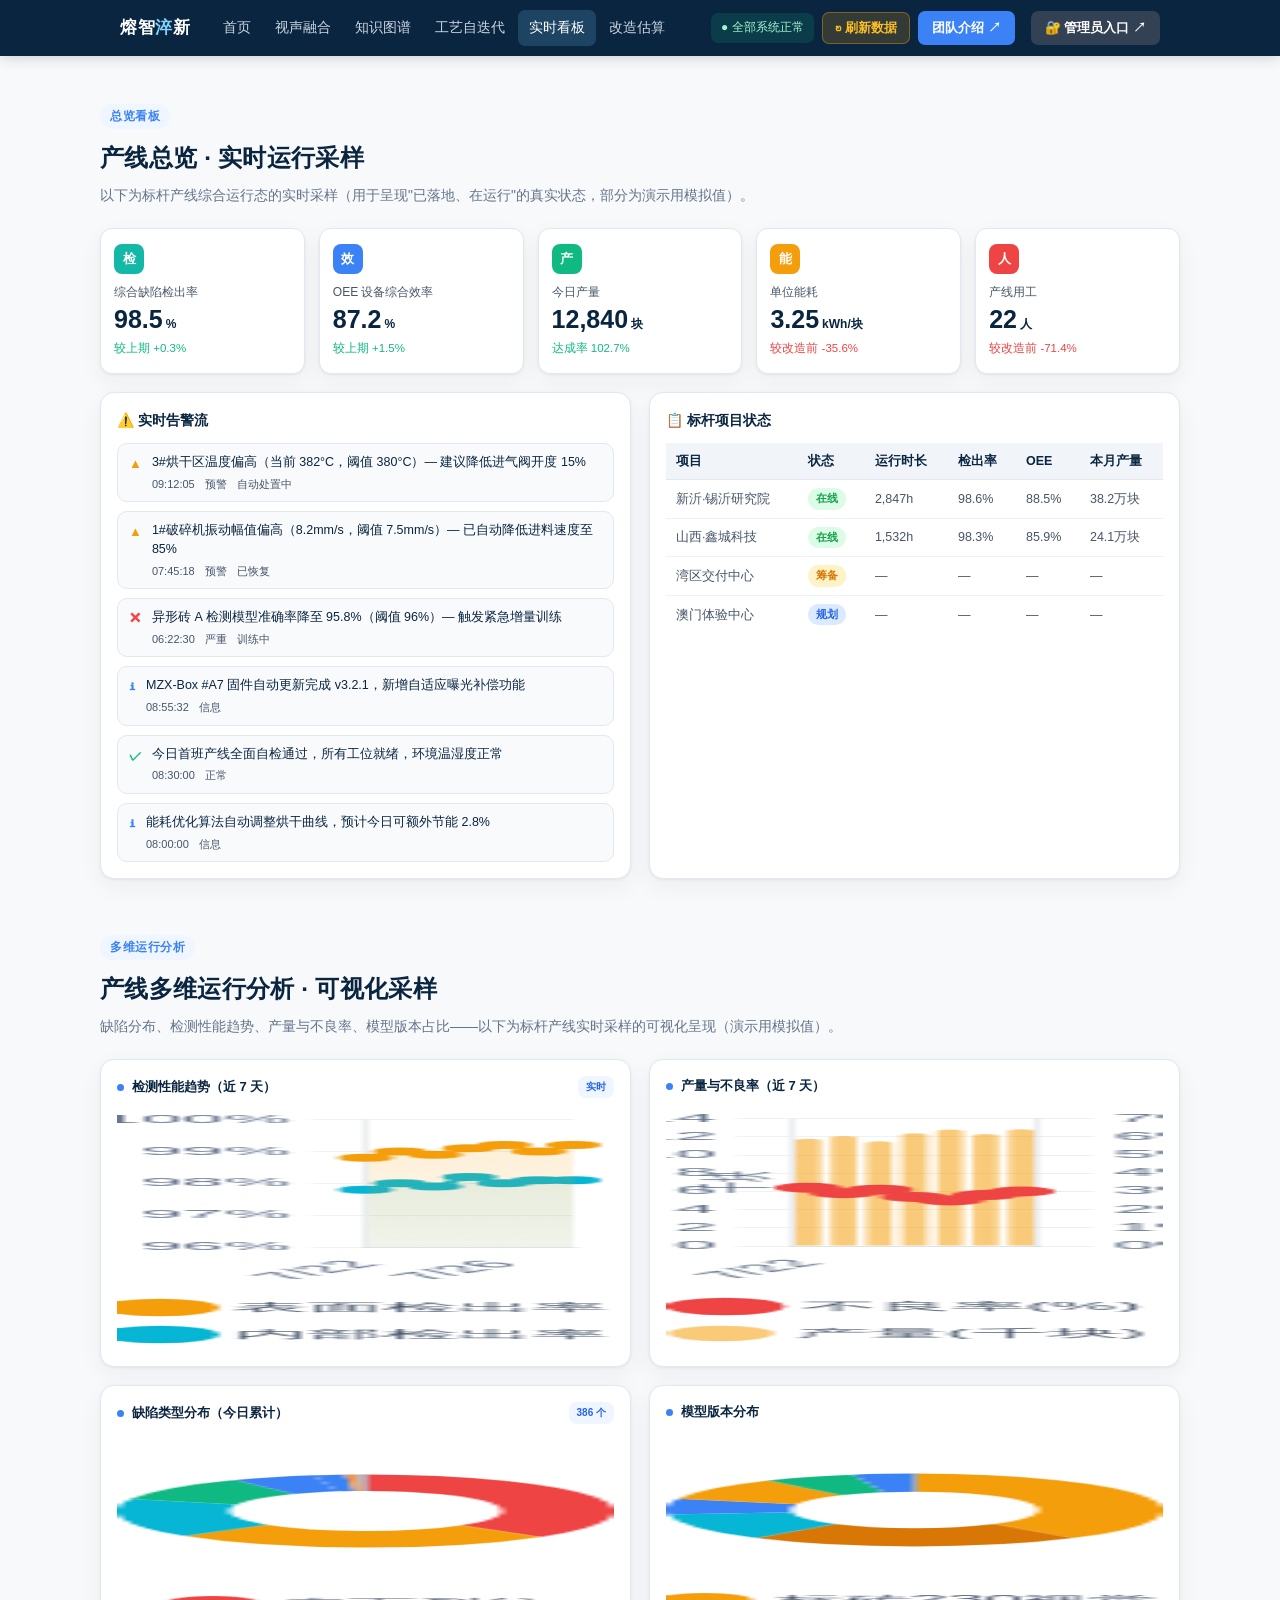
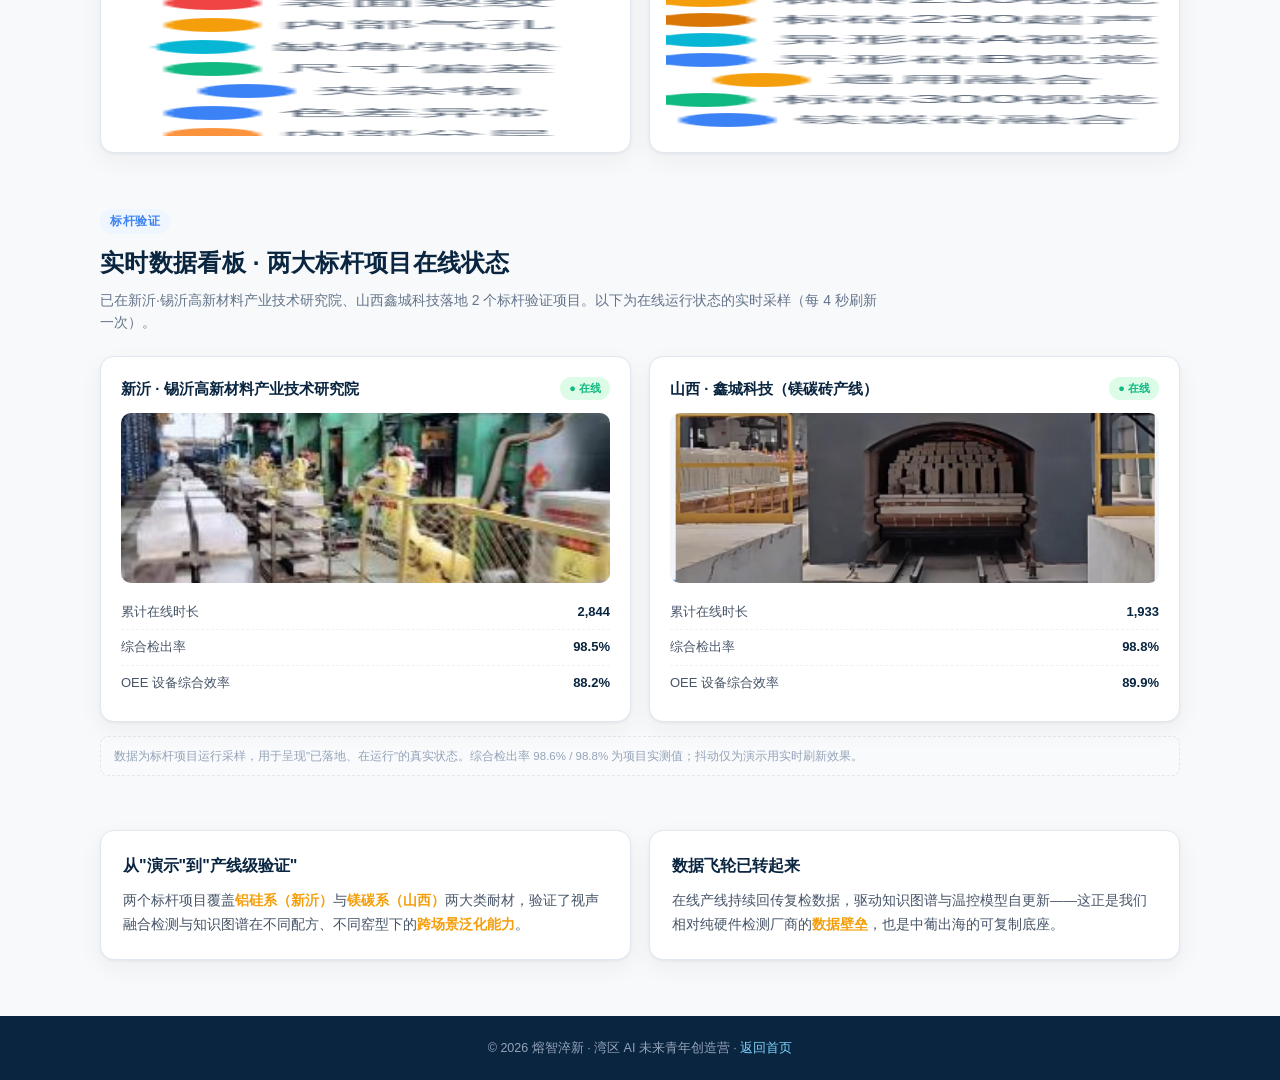
<file: docs/dashboard.html>
<!DOCTYPE html>
<html lang="zh-CN">
<head>
<meta charset="UTF-8">
<meta name="viewport" content="width=device-width, initial-scale=1.0">
<title>实时数据看板 · 熔智淬新</title>
<link rel="stylesheet" href="style.css">
<style>
/* 看板组件（从老 demo 精选移植，浅色化） */
.kpi-row{display:grid;grid-template-columns:repeat(5,1fr);gap:14px;margin-top:6px}
.kpi-card{background:var(--card);border:1px solid var(--line);border-radius:12px;padding:15px 13px;box-shadow:var(--shadow)}
.kpi-icon{width:30px;height:30px;border-radius:8px;display:flex;align-items:center;justify-content:center;color:#fff;margin-bottom:9px;font-size:13px;font-weight:700}
.kpi-icon.teal{background:#14b8a6}.kpi-icon.blue{background:#3b82f6}.kpi-icon.green{background:#10b981}.kpi-icon.amber{background:#f59e0b}.kpi-icon.red{background:#ef4444}
.kpi-label{font-size:12px;color:var(--text-dim);margin-bottom:5px}
.kpi-value{font-size:25px;font-weight:800;color:var(--ink);line-height:1}
.kpi-value .unit{font-size:12px;font-weight:600;color:var(--text-dim);margin-left:3px}
.kpi-sub{font-size:11.5px;margin-top:7px;color:var(--text-dim)}
.kpi-sub.up{color:#10b981}.kpi-sub.down{color:#ef4444}
.dash-row{display:grid;grid-template-columns:1fr 1fr;gap:18px;margin-top:18px}
.dash-card{background:var(--card);border:1px solid var(--line);border-radius:14px;padding:16px;box-shadow:var(--shadow)}
.dash-title{font-size:14px;font-weight:700;color:var(--ink);margin-bottom:12px}
.alert-feed{display:flex;flex-direction:column;gap:9px}
.alert-item{display:flex;gap:10px;align-items:flex-start;background:#f8fafc;border:1px solid var(--line);border-radius:10px;padding:9px 11px}
.alert-icon{flex:0 0 auto;font-size:13px;margin-top:1px;font-weight:700}
.alert-item.warn .alert-icon{color:#f59e0b}.alert-item.danger .alert-icon{color:#ef4444}.alert-item.info .alert-icon{color:#3b82f6}.alert-item.ok .alert-icon{color:#10b981}
.alert-body{font-size:12.5px;line-height:1.5}
.alert-msg{color:var(--ink)}
.alert-meta{display:flex;gap:10px;flex-wrap:wrap;font-size:11px;color:var(--text-dim);margin-top:4px}
.table-scroll{overflow-x:auto}
.data-table{width:100%;border-collapse:collapse;font-size:12.5px}
.data-table th{background:#f1f5f9;color:var(--ink);font-weight:700;text-align:left;padding:8px 10px;border-bottom:1px solid var(--line);white-space:nowrap}
.data-table td{padding:8px 10px;border-bottom:1px solid #eef2f7;color:var(--text)}
.data-table tr:last-child td{border-bottom:none}
.badge-sm{display:inline-block;font-size:11px;font-weight:700;padding:2px 8px;border-radius:20px}
.badge-sm.ok{background:#dcfce7;color:#16a34a}.badge-sm.warn{background:#fef3c7;color:#d97706}.badge-sm.info{background:#dbeafe;color:#2563eb}.badge-sm.ng{background:#fee2e2;color:#dc2626}
@media(max-width:860px){.kpi-row{grid-template-columns:repeat(2,1fr)}.dash-row{grid-template-columns:1fr}}
.chart-grid{display:grid;grid-template-columns:1fr 1fr;gap:18px;margin-top:18px}
.chart-card{background:var(--card);border:1px solid var(--line);border-radius:14px;padding:16px;box-shadow:var(--shadow)}
.chart-head{display:flex;align-items:center;justify-content:space-between;margin-bottom:12px}
.chart-title{font-size:13px;font-weight:700;color:var(--ink);display:flex;align-items:center;gap:8px}
.chart-title::before{content:'';width:7px;height:7px;border-radius:50%;background:var(--blue);flex-shrink:0}
.chart-badge{font-size:10px;padding:3px 8px;border-radius:8px;background:#eff6ff;color:#2563eb;font-weight:600}
.chart-wrap{position:relative;height:240px}
.chart-wrap.tall{height:300px}
.chart-wrap canvas{width:100%!important}
@media(max-width:860px){.chart-grid{grid-template-columns:1fr}}
</style>
</head>
<body>

<div class="topnav">
  <div class="wrap">
    <a class="brand" href="index.html">熔智<span>淬</span>新</a>
    <nav class="navlinks">
      <a href="index.html">首页</a>
      <a href="vision.html">视声融合</a>
      <a href="kg.html">知识图谱</a>
      <a href="control.html">工艺自迭代</a>
      <a href="dashboard.html" class="cur">实时看板</a>
      <a href="roi.html">改造估算</a>
    </nav>
    <span id="topbarStatus" class="nav-status">● 全部系统正常</span>
    <button class="nav-refresh" onclick="simulateRefresh()">↻ 刷新数据</button>
    <a class="navcta ext" href="https://linzuyan6.github.io/rongzhicuixin-3/" target="_blank" rel="noopener">团队介绍 ↗</a>
    <a class="navcta" id="adminEntry" href="#" target="_blank" rel="noopener" style="background:#334155;margin-left:8px">🔐 管理员入口 ↗</a>
  </div>
</div>

<section class="sec wrap">
  <span class="sec-tag">总览看板</span>
  <div class="sec-h">产线总览 · 实时运行采样</div>
  <div class="sec-sub">以下为标杆产线综合运行态的实时采样（用于呈现"已落地、在运行"的真实状态，部分为演示用模拟值）。</div>

  <div class="kpi-row">
    <div class="kpi-card"><div class="kpi-icon teal">检</div><div class="kpi-label">综合缺陷检出率</div><div class="kpi-value">98.5<span class="unit">%</span></div><div class="kpi-sub up">较上期 +0.3%</div></div>
    <div class="kpi-card"><div class="kpi-icon blue">效</div><div class="kpi-label">OEE 设备综合效率</div><div class="kpi-value">87.2<span class="unit">%</span></div><div class="kpi-sub up">较上期 +1.5%</div></div>
    <div class="kpi-card"><div class="kpi-icon green">产</div><div class="kpi-label">今日产量</div><div class="kpi-value">12,840<span class="unit">块</span></div><div class="kpi-sub up">达成率 102.7%</div></div>
    <div class="kpi-card"><div class="kpi-icon amber">能</div><div class="kpi-label">单位能耗</div><div class="kpi-value">3.25<span class="unit">kWh/块</span></div><div class="kpi-sub down">较改造前 -35.6%</div></div>
    <div class="kpi-card"><div class="kpi-icon red">人</div><div class="kpi-label">产线用工</div><div class="kpi-value">22<span class="unit">人</span></div><div class="kpi-sub down">较改造前 -71.4%</div></div>
  </div>

  <div class="dash-row">
    <div class="dash-card">
      <div class="dash-title">⚠️ 实时告警流</div>
      <div class="alert-feed">
        <div class="alert-item warn"><span class="alert-icon">▲</span><div class="alert-body"><div class="alert-msg">3#烘干区温度偏高（当前 382°C，阈值 380°C）— 建议降低进气阀开度 15%</div><div class="alert-meta"><span>09:12:05</span><span>预警</span><span>自动处置中</span></div></div></div>
        <div class="alert-item warn"><span class="alert-icon">▲</span><div class="alert-body"><div class="alert-msg">1#破碎机振动幅值偏高（8.2mm/s，阈值 7.5mm/s）— 已自动降低进料速度至 85%</div><div class="alert-meta"><span>07:45:18</span><span>预警</span><span>已恢复</span></div></div></div>
        <div class="alert-item danger"><span class="alert-icon">✕</span><div class="alert-body"><div class="alert-msg">异形砖 A 检测模型准确率降至 95.8%（阈值 96%）— 触发紧急增量训练</div><div class="alert-meta"><span>06:22:30</span><span>严重</span><span>训练中</span></div></div></div>
        <div class="alert-item info"><span class="alert-icon">ℹ</span><div class="alert-body"><div class="alert-msg">MZX-Box #A7 固件自动更新完成 v3.2.1，新增自适应曝光补偿功能</div><div class="alert-meta"><span>08:55:32</span><span>信息</span></div></div></div>
        <div class="alert-item ok"><span class="alert-icon">✓</span><div class="alert-body"><div class="alert-msg">今日首班产线全面自检通过，所有工位就绪，环境温湿度正常</div><div class="alert-meta"><span>08:30:00</span><span>正常</span></div></div></div>
        <div class="alert-item info"><span class="alert-icon">ℹ</span><div class="alert-body"><div class="alert-msg">能耗优化算法自动调整烘干曲线，预计今日可额外节能 2.8%</div><div class="alert-meta"><span>08:00:00</span><span>信息</span></div></div></div>
      </div>
    </div>
    <div class="dash-card">
      <div class="dash-title">📋 标杆项目状态</div>
      <div class="table-scroll">
        <table class="data-table">
          <thead><tr><th>项目</th><th>状态</th><th>运行时长</th><th>检出率</th><th>OEE</th><th>本月产量</th></tr></thead>
          <tbody>
            <tr><td>新沂·锡沂研究院</td><td><span class="badge-sm ok">在线</span></td><td>2,847h</td><td>98.6%</td><td>88.5%</td><td>38.2万块</td></tr>
            <tr><td>山西·鑫城科技</td><td><span class="badge-sm ok">在线</span></td><td>1,532h</td><td>98.3%</td><td>85.9%</td><td>24.1万块</td></tr>
            <tr><td>湾区交付中心</td><td><span class="badge-sm warn">筹备</span></td><td>—</td><td>—</td><td>—</td><td>—</td></tr>
            <tr><td>澳门体验中心</td><td><span class="badge-sm info">规划</span></td><td>—</td><td>—</td><td>—</td><td>—</td></tr>
          </tbody>
        </table>
      </div>
    </div>
  </div>
</section><section class="sec wrap">
  <span class="sec-tag">多维运行分析</span>
  <div class="sec-h">产线多维运行分析 · 可视化采样</div>
  <div class="sec-sub">缺陷分布、检测性能趋势、产量与不良率、模型版本占比——以下为标杆产线实时采样的可视化呈现（演示用模拟值）。</div>
  <div class="chart-grid">
    <div class="chart-card"><div class="chart-head"><span class="chart-title">检测性能趋势（近 7 天）</span><span class="chart-badge">实时</span></div><div class="chart-wrap"><canvas id="dbChart1"></canvas></div></div>
    <div class="chart-card"><div class="chart-head"><span class="chart-title">产量与不良率（近 7 天）</span></div><div class="chart-wrap"><canvas id="dbChart2"></canvas></div></div>
    <div class="chart-card"><div class="chart-head"><span class="chart-title">缺陷类型分布（今日累计）</span><span class="chart-badge">386 个</span></div><div class="chart-wrap tall"><canvas id="dbChart3"></canvas></div></div>
    <div class="chart-card"><div class="chart-head"><span class="chart-title">模型版本分布</span></div><div class="chart-wrap tall"><canvas id="dbChart4"></canvas></div></div>
  </div>
</section><section class="sec wrap">
  <span class="sec-tag">标杆验证</span>
  <div class="sec-h">实时数据看板 · 两大标杆项目在线状态</div>
  <div class="sec-sub">已在新沂·锡沂高新材料产业技术研究院、山西鑫城科技落地 2 个标杆验证项目。以下为在线运行状态的实时采样（每 4 秒刷新一次）。</div>

  <div class="rt-grid" style="margin-top:6px">
    <div class="card rt-card">
      <div class="rt-head"><h4>新沂 · 锡沂高新材料产业技术研究院</h4><span class="dot">● 在线</span></div>
      <div class="rt-img"><img src="assets/robot-stack.png" alt="机器人码垛耐火砖产线"></div>
      <div style="margin-top:12px">
        <div class="rt-row"><span>累计在线时长</span><b id="rt1a">2,847 h</b></div>
        <div class="rt-row"><span>综合检出率</span><b id="rt1b">98.6%</b></div>
        <div class="rt-row"><span>OEE 设备综合效率</span><b id="rt1c">88.5%</b></div>
      </div>
    </div>
    <div class="card rt-card">
      <div class="rt-head"><h4>山西 · 鑫城科技（镁碳砖产线）</h4><span class="dot">● 在线</span></div>
      <div class="rt-img"><img src="assets/kiln.png" alt="耐火砖窑炉"></div>
      <div style="margin-top:12px">
        <div class="rt-row"><span>累计在线时长</span><b id="rt2a">1,932 h</b></div>
        <div class="rt-row"><span>综合检出率</span><b id="rt2b">98.8%</b></div>
        <div class="rt-row"><span>OEE 设备综合效率</span><b id="rt2c">90.1%</b></div>
      </div>
    </div>
  </div>
  <div class="note" style="margin-top:14px">数据为标杆项目运行采样，用于呈现"已落地、在运行"的真实状态。综合检出率 98.6% / 98.8% 为项目实测值；抖动仅为演示用实时刷新效果。</div>
</section><section class="sec wrap">
  <div class="twocol">
    <div class="txtcard card">
      <h3>从"演示"到"产线级验证"</h3>
      <p>两个标杆项目覆盖<b>铝硅系（新沂）</b>与<b>镁碳系（山西）</b>两大类耐材，验证了视声融合检测与知识图谱在不同配方、不同窑型下的<b>跨场景泛化能力</b>。</p>
    </div>
    <div class="txtcard card">
      <h3>数据飞轮已转起来</h3>
      <p>在线产线持续回传复检数据，驱动知识图谱与温控模型自更新——这正是我们相对纯硬件检测厂商的<b>数据壁垒</b>，也是中葡出海的可复制底座。</p>
    </div>
  </div>
</section>

<footer>© 2026 熔智淬新 · 湾区 AI 未来青年创造营 · <a href="index.html" style="color:#7dd3fc">返回首页</a></footer>

<script src="chart.umd.js"></script>
<script src="config.js"></script>
<script>
  // 管理员入口：指向后端管理员登录页（后端地址在 config.js 的 API_BASE 中定义）
  var _adminEntry = document.getElementById('adminEntry');
  if (_adminEntry) _adminEntry.href = (window.API_BASE || '') + '/admin/login';
</script>
<script src="app.js"></script>
<script>
initRealtime();
function simulateRefresh(){
  var s=document.getElementById('topbarStatus');
  if(s){s.textContent='↻ 数据刷新中...';s.style.background='rgba(245,158,11,.2)';s.style.color='#fbbf24';}
  try{if(typeof liveJitter==='function')liveJitter();}catch(e){}
  setTimeout(function(){if(s){s.textContent='● 全部系统正常';s.style.background='rgba(16,185,129,.15)';s.style.color='#a7f3d0';}},700);
}
(function(){
  if(typeof Chart==='undefined'){console.warn('[Chart] 本地 Chart.js 未加载，图表降级');return;}
  Chart.defaults.color='#475569';
  Chart.defaults.borderColor='rgba(100,116,139,0.12)';
  Chart.defaults.font.family=getComputedStyle(document.body).fontFamily;
  Chart.defaults.font.size=11;
  function gradient(ctx,c1,c2,h){var g=ctx.createLinearGradient(0,0,0,h||240);g.addColorStop(0,c1);g.addColorStop(1,c2);return g;}
  var c1=document.getElementById('dbChart1');
  if(c1){var x1=c1.getContext('2d');new Chart(x1,{type:'line',data:{labels:['7/22','7/23','7/24','7/25','7/26','7/27','7/28'],datasets:[
    {label:'表面检出率',data:[98.8,99.0,98.9,99.1,99.2,99.0,99.2],borderColor:'#f59e0b',backgroundColor:gradient(x1,'rgba(245,158,11,0.18)','rgba(245,158,11,0)'),fill:true,tension:0.4,pointRadius:3,pointBackgroundColor:'#f59e0b',borderWidth:2},
    {label:'内部检出率',data:[97.8,98.0,97.9,98.2,98.0,98.1,98.1],borderColor:'#06b6d4',backgroundColor:gradient(x1,'rgba(6,182,212,0.14)','rgba(6,182,212,0)'),fill:true,tension:0.4,pointRadius:3,pointBackgroundColor:'#06b6d4',borderWidth:2}
  ]},options:{responsive:true,maintainAspectRatio:false,plugins:{legend:{position:'bottom',labels:{usePointStyle:true,padding:16,color:'#475569',font:{size:11}}}},scales:{y:{min:96,max:100,ticks:{callback:function(v){return v+'%'},color:'#64748b'},grid:{color:'rgba(100,116,139,0.10)'}},x:{grid:{display:false},ticks:{color:'#64748b'}}},interaction:{intersect:false,mode:'index'}}});}
  var c2=document.getElementById('dbChart2');
  if(c2){var x2=c2.getContext('2d');new Chart(x2,{type:'bar',data:{labels:['7/22','7/23','7/24','7/25','7/26','7/27','7/28'],datasets:[
    {label:'产量(千块)',data:[11.8,12.1,11.5,12.4,12.8,12.3,12.84],backgroundColor:'rgba(245,158,11,0.55)',borderRadius:5,yAxisID:'y',order:2},
    {label:'不良率(%)',data:[3.2,2.9,3.1,2.7,2.5,2.8,3.0],type:'line',borderColor:'#ef4444',borderWidth:2,pointRadius:4,pointBackgroundColor:'#ef4444',tension:0.35,yAxisID:'y1',order:1}
  ]},options:{responsive:true,maintainAspectRatio:false,plugins:{legend:{position:'bottom',labels:{usePointStyle:true,padding:16,color:'#475569',font:{size:11}}}},scales:{y:{position:'left',title:{display:true,text:'千块',color:'#64748b'},grid:{color:'rgba(100,116,139,0.10)'},ticks:{color:'#64748b'}},y1:{position:'right',min:0,max:7,ticks:{callback:function(v){return v+'%'},color:'#64748b'},grid:{drawOnChartArea:false}},x:{grid:{display:false},ticks:{color:'#64748b'}}},interaction:{intersect:false,mode:'index'}}});}
  var c3=document.getElementById('dbChart3');
  if(c3){var x3=c3.getContext('2d');new Chart(x3,{type:'doughnut',data:{labels:['表面裂纹','内部气孔','缺角/掉块','尺寸偏差','夹杂物','色差异常','内部分层','其他'],datasets:[{data:[145,98,67,42,21,8,3,2],backgroundColor:['#ef4444','#f59e0b','#06b6d4','#10b981','#3b82f6','#3b82f6','#fb923c','#94a3b8'],borderWidth:0,hoverOffset:8}]},options:{responsive:true,maintainAspectRatio:false,plugins:{legend:{position:'bottom',labels:{usePointStyle:true,padding:12,color:'#475569',font:{size:10}}}},cutout:'55%'}});}
  var c4=document.getElementById('dbChart4');
  if(c4){var x4=c4.getContext('2d');new Chart(x4,{type:'doughnut',data:{labels:['标砖230视觉','标砖230超声','异形砖A视觉','异形砖B视觉','通用融合','标砖300视觉','镁碳砖融合'],datasets:[{data:[39,22,12,7,10,6,4],backgroundColor:['#f59e0b','#d97706','#06b6d4','#3b82f6','#f59e0b','#10b981','#3b82f6'],borderWidth:0}]},options:{responsive:true,maintainAspectRatio:false,plugins:{legend:{position:'bottom',labels:{usePointStyle:true,padding:10,color:'#475569',font:{size:10}}}}}});}
})();
</script>
</body>
</html>
</file>
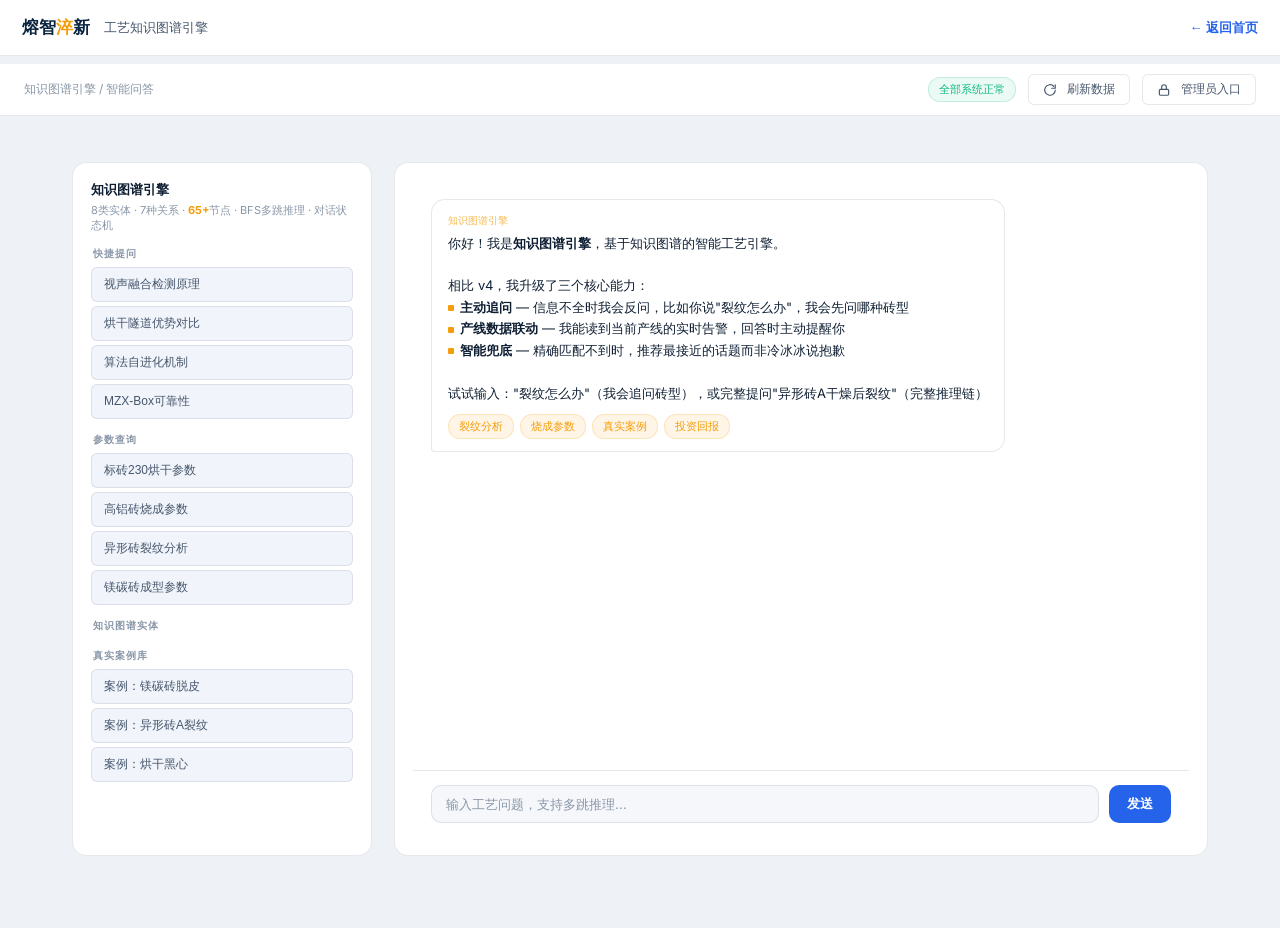
<file: docs/kg.html>
<!DOCTYPE html>
<html lang="zh-CN">
<head>
<meta charset="UTF-8">
<meta name="viewport" content="width=device-width, initial-scale=1.0">
<title>熔智淬新 · 知识图谱引擎</title>
<script>
/* ===== Chart.js 4.4.7 (UMD min) 本地内联，去除 CDN 依赖 ===== */
/**
 * Skipped minification because the original files appears to be already minified.
 * Original file: /npm/chart.js@4.4.7/dist/chart.umd.js
 *
 * Do NOT use SRI with dynamically generated files! More information: https://www.jsdelivr.com/using-sri-with-dynamic-files
 */
/*!
 * Chart.js v4.4.7
 * https://www.chartjs.org
 * (c) 2024 Chart.js Contributors
 * Released under the MIT License
 */
!function(t,e){"object"==typeof exports&&"undefined"!=typeof module?module.exports=e():"function"==typeof define&&define.amd?define(e):(t="undefined"!=typeof globalThis?globalThis:t||self).Chart=e()}(this,(function(){"use strict";var t=Object.freeze({__proto__:null,get Colors(){return Go},get Decimation(){return Qo},get Filler(){return ma},get Legend(){return ya},get SubTitle(){return ka},get Title(){return Ma},get Tooltip(){return Ba}});function e(){}const i=(()=>{let t=0;return()=>t++})();function s(t){return null==t}function n(t){if(Array.isArray&&Array.isArray(t))return!0;const e=Object.prototype.toString.call(t);return"[object"===e.slice(0,7)&&"Array]"===e.slice(-6)}function o(t){return null!==t&&"[object Object]"===Object.prototype.toString.call(t)}function a(t){return("number"==typeof t||t instanceof Number)&&isFinite(+t)}function r(t,e){return a(t)?t:e}function l(t,e){return void 0===t?e:t}const h=(t,e)=>"string"==typeof t&&t.endsWith("%")?parseFloat(t)/100:+t/e,c=(t,e)=>"string"==typeof t&&t.endsWith("%")?parseFloat(t)/100*e:+t;function d(t,e,i){if(t&&"function"==typeof t.call)return t.apply(i,e)}function u(t,e,i,s){let a,r,l;if(n(t))if(r=t.length,s)for(a=r-1;a>=0;a--)e.call(i,t[a],a);else for(a=0;a<r;a++)e.call(i,t[a],a);else if(o(t))for(l=Object.keys(t),r=l.length,a=0;a<r;a++)e.call(i,t[l[a]],l[a])}function f(t,e){let i,s,n,o;if(!t||!e||t.length!==e.length)return!1;for(i=0,s=t.length;i<s;++i)if(n=t[i],o=e[i],n.datasetIndex!==o.datasetIndex||n.index!==o.index)return!1;return!0}function g(t){if(n(t))return t.map(g);if(o(t)){const e=Object.create(null),i=Object.keys(t),s=i.length;let n=0;for(;n<s;++n)e[i[n]]=g(t[i[n]]);return e}return t}function p(t){return-1===["__proto__","prototype","constructor"].indexOf(t)}function m(t,e,i,s){if(!p(t))return;const n=e[t],a=i[t];o(n)&&o(a)?b(n,a,s):e[t]=g(a)}function b(t,e,i){const s=n(e)?e:[e],a=s.length;if(!o(t))return t;const r=(i=i||{}).merger||m;let l;for(let e=0;e<a;++e){if(l=s[e],!o(l))continue;const n=Object.keys(l);for(let e=0,s=n.length;e<s;++e)r(n[e],t,l,i)}return t}function x(t,e){return b(t,e,{merger:_})}function _(t,e,i){if(!p(t))return;const s=e[t],n=i[t];o(s)&&o(n)?x(s,n):Object.prototype.hasOwnProperty.call(e,t)||(e[t]=g(n))}const y={"":t=>t,x:t=>t.x,y:t=>t.y};function v(t){const e=t.split("."),i=[];let s="";for(const t of e)s+=t,s.endsWith("\\")?s=s.slice(0,-1)+".":(i.push(s),s="");return i}function M(t,e){const i=y[e]||(y[e]=function(t){const e=v(t);return t=>{for(const i of e){if(""===i)break;t=t&&t[i]}return t}}(e));return i(t)}function w(t){return t.charAt(0).toUpperCase()+t.slice(1)}const k=t=>void 0!==t,S=t=>"function"==typeof t,P=(t,e)=>{if(t.size!==e.size)return!1;for(const i of t)if(!e.has(i))return!1;return!0};function D(t){return"mouseup"===t.type||"click"===t.type||"contextmenu"===t.type}const C=Math.PI,O=2*C,A=O+C,T=Number.POSITIVE_INFINITY,L=C/180,E=C/2,R=C/4,I=2*C/3,z=Math.log10,F=Math.sign;function V(t,e,i){return Math.abs(t-e)<i}function B(t){const e=Math.round(t);t=V(t,e,t/1e3)?e:t;const i=Math.pow(10,Math.floor(z(t))),s=t/i;return(s<=1?1:s<=2?2:s<=5?5:10)*i}function W(t){const e=[],i=Math.sqrt(t);let s;for(s=1;s<i;s++)t%s==0&&(e.push(s),e.push(t/s));return i===(0|i)&&e.push(i),e.sort(((t,e)=>t-e)).pop(),e}function N(t){return!isNaN(parseFloat(t))&&isFinite(t)}function H(t,e){const i=Math.round(t);return i-e<=t&&i+e>=t}function j(t,e,i){let s,n,o;for(s=0,n=t.length;s<n;s++)o=t[s][i],isNaN(o)||(e.min=Math.min(e.min,o),e.max=Math.max(e.max,o))}function $(t){return t*(C/180)}function Y(t){return t*(180/C)}function U(t){if(!a(t))return;let e=1,i=0;for(;Math.round(t*e)/e!==t;)e*=10,i++;return i}function X(t,e){const i=e.x-t.x,s=e.y-t.y,n=Math.sqrt(i*i+s*s);let o=Math.atan2(s,i);return o<-.5*C&&(o+=O),{angle:o,distance:n}}function q(t,e){return Math.sqrt(Math.pow(e.x-t.x,2)+Math.pow(e.y-t.y,2))}function K(t,e){return(t-e+A)%O-C}function G(t){return(t%O+O)%O}function Z(t,e,i,s){const n=G(t),o=G(e),a=G(i),r=G(o-n),l=G(a-n),h=G(n-o),c=G(n-a);return n===o||n===a||s&&o===a||r>l&&h<c}function J(t,e,i){return Math.max(e,Math.min(i,t))}function Q(t){return J(t,-32768,32767)}function tt(t,e,i,s=1e-6){return t>=Math.min(e,i)-s&&t<=Math.max(e,i)+s}function et(t,e,i){i=i||(i=>t[i]<e);let s,n=t.length-1,o=0;for(;n-o>1;)s=o+n>>1,i(s)?o=s:n=s;return{lo:o,hi:n}}const it=(t,e,i,s)=>et(t,i,s?s=>{const n=t[s][e];return n<i||n===i&&t[s+1][e]===i}:s=>t[s][e]<i),st=(t,e,i)=>et(t,i,(s=>t[s][e]>=i));function nt(t,e,i){let s=0,n=t.length;for(;s<n&&t[s]<e;)s++;for(;n>s&&t[n-1]>i;)n--;return s>0||n<t.length?t.slice(s,n):t}const ot=["push","pop","shift","splice","unshift"];function at(t,e){t._chartjs?t._chartjs.listeners.push(e):(Object.defineProperty(t,"_chartjs",{configurable:!0,enumerable:!1,value:{listeners:[e]}}),ot.forEach((e=>{const i="_onData"+w(e),s=t[e];Object.defineProperty(t,e,{configurable:!0,enumerable:!1,value(...e){const n=s.apply(this,e);return t._chartjs.listeners.forEach((t=>{"function"==typeof t[i]&&t[i](...e)})),n}})})))}function rt(t,e){const i=t._chartjs;if(!i)return;const s=i.listeners,n=s.indexOf(e);-1!==n&&s.splice(n,1),s.length>0||(ot.forEach((e=>{delete t[e]})),delete t._chartjs)}function lt(t){const e=new Set(t);return e.size===t.length?t:Array.from(e)}const ht="undefined"==typeof window?function(t){return t()}:window.requestAnimationFrame;function ct(t,e){let i=[],s=!1;return function(...n){i=n,s||(s=!0,ht.call(window,(()=>{s=!1,t.apply(e,i)})))}}function dt(t,e){let i;return function(...s){return e?(clearTimeout(i),i=setTimeout(t,e,s)):t.apply(this,s),e}}const ut=t=>"start"===t?"left":"end"===t?"right":"center",ft=(t,e,i)=>"start"===t?e:"end"===t?i:(e+i)/2,gt=(t,e,i,s)=>t===(s?"left":"right")?i:"center"===t?(e+i)/2:e;function pt(t,e,i){const s=e.length;let n=0,o=s;if(t._sorted){const{iScale:a,_parsed:r}=t,l=a.axis,{min:h,max:c,minDefined:d,maxDefined:u}=a.getUserBounds();d&&(n=J(Math.min(it(r,l,h).lo,i?s:it(e,l,a.getPixelForValue(h)).lo),0,s-1)),o=u?J(Math.max(it(r,a.axis,c,!0).hi+1,i?0:it(e,l,a.getPixelForValue(c),!0).hi+1),n,s)-n:s-n}return{start:n,count:o}}function mt(t){const{xScale:e,yScale:i,_scaleRanges:s}=t,n={xmin:e.min,xmax:e.max,ymin:i.min,ymax:i.max};if(!s)return t._scaleRanges=n,!0;const o=s.xmin!==e.min||s.xmax!==e.max||s.ymin!==i.min||s.ymax!==i.max;return Object.assign(s,n),o}class bt{constructor(){this._request=null,this._charts=new Map,this._running=!1,this._lastDate=void 0}_notify(t,e,i,s){const n=e.listeners[s],o=e.duration;n.forEach((s=>s({chart:t,initial:e.initial,numSteps:o,currentStep:Math.min(i-e.start,o)})))}_refresh(){this._request||(this._running=!0,this._request=ht.call(window,(()=>{this._update(),this._request=null,this._running&&this._refresh()})))}_update(t=Date.now()){let e=0;this._charts.forEach(((i,s)=>{if(!i.running||!i.items.length)return;const n=i.items;let o,a=n.length-1,r=!1;for(;a>=0;--a)o=n[a],o._active?(o._total>i.duration&&(i.duration=o._total),o.tick(t),r=!0):(n[a]=n[n.length-1],n.pop());r&&(s.draw(),this._notify(s,i,t,"progress")),n.length||(i.running=!1,this._notify(s,i,t,"complete"),i.initial=!1),e+=n.length})),this._lastDate=t,0===e&&(this._running=!1)}_getAnims(t){const e=this._charts;let i=e.get(t);return i||(i={running:!1,initial:!0,items:[],listeners:{complete:[],progress:[]}},e.set(t,i)),i}listen(t,e,i){this._getAnims(t).listeners[e].push(i)}add(t,e){e&&e.length&&this._getAnims(t).items.push(...e)}has(t){return this._getAnims(t).items.length>0}start(t){const e=this._charts.get(t);e&&(e.running=!0,e.start=Date.now(),e.duration=e.items.reduce(((t,e)=>Math.max(t,e._duration)),0),this._refresh())}running(t){if(!this._running)return!1;const e=this._charts.get(t);return!!(e&&e.running&&e.items.length)}stop(t){const e=this._charts.get(t);if(!e||!e.items.length)return;const i=e.items;let s=i.length-1;for(;s>=0;--s)i[s].cancel();e.items=[],this._notify(t,e,Date.now(),"complete")}remove(t){return this._charts.delete(t)}}var xt=new bt;
/*!
 * @kurkle/color v0.3.2
 * https://github.com/kurkle/color#readme
 * (c) 2023 Jukka Kurkela
 * Released under the MIT License
 */function _t(t){return t+.5|0}const yt=(t,e,i)=>Math.max(Math.min(t,i),e);function vt(t){return yt(_t(2.55*t),0,255)}function Mt(t){return yt(_t(255*t),0,255)}function wt(t){return yt(_t(t/2.55)/100,0,1)}function kt(t){return yt(_t(100*t),0,100)}const St={0:0,1:1,2:2,3:3,4:4,5:5,6:6,7:7,8:8,9:9,A:10,B:11,C:12,D:13,E:14,F:15,a:10,b:11,c:12,d:13,e:14,f:15},Pt=[..."0123456789ABCDEF"],Dt=t=>Pt[15&t],Ct=t=>Pt[(240&t)>>4]+Pt[15&t],Ot=t=>(240&t)>>4==(15&t);function At(t){var e=(t=>Ot(t.r)&&Ot(t.g)&&Ot(t.b)&&Ot(t.a))(t)?Dt:Ct;return t?"#"+e(t.r)+e(t.g)+e(t.b)+((t,e)=>t<255?e(t):"")(t.a,e):void 0}const Tt=/^(hsla?|hwb|hsv)\(\s*([-+.e\d]+)(?:deg)?[\s,]+([-+.e\d]+)%[\s,]+([-+.e\d]+)%(?:[\s,]+([-+.e\d]+)(%)?)?\s*\)$/;function Lt(t,e,i){const s=e*Math.min(i,1-i),n=(e,n=(e+t/30)%12)=>i-s*Math.max(Math.min(n-3,9-n,1),-1);return[n(0),n(8),n(4)]}function Et(t,e,i){const s=(s,n=(s+t/60)%6)=>i-i*e*Math.max(Math.min(n,4-n,1),0);return[s(5),s(3),s(1)]}function Rt(t,e,i){const s=Lt(t,1,.5);let n;for(e+i>1&&(n=1/(e+i),e*=n,i*=n),n=0;n<3;n++)s[n]*=1-e-i,s[n]+=e;return s}function It(t){const e=t.r/255,i=t.g/255,s=t.b/255,n=Math.max(e,i,s),o=Math.min(e,i,s),a=(n+o)/2;let r,l,h;return n!==o&&(h=n-o,l=a>.5?h/(2-n-o):h/(n+o),r=function(t,e,i,s,n){return t===n?(e-i)/s+(e<i?6:0):e===n?(i-t)/s+2:(t-e)/s+4}(e,i,s,h,n),r=60*r+.5),[0|r,l||0,a]}function zt(t,e,i,s){return(Array.isArray(e)?t(e[0],e[1],e[2]):t(e,i,s)).map(Mt)}function Ft(t,e,i){return zt(Lt,t,e,i)}function Vt(t){return(t%360+360)%360}function Bt(t){const e=Tt.exec(t);let i,s=255;if(!e)return;e[5]!==i&&(s=e[6]?vt(+e[5]):Mt(+e[5]));const n=Vt(+e[2]),o=+e[3]/100,a=+e[4]/100;return i="hwb"===e[1]?function(t,e,i){return zt(Rt,t,e,i)}(n,o,a):"hsv"===e[1]?function(t,e,i){return zt(Et,t,e,i)}(n,o,a):Ft(n,o,a),{r:i[0],g:i[1],b:i[2],a:s}}const Wt={x:"dark",Z:"light",Y:"re",X:"blu",W:"gr",V:"medium",U:"slate",A:"ee",T:"ol",S:"or",B:"ra",C:"lateg",D:"ights",R:"in",Q:"turquois",E:"hi",P:"ro",O:"al",N:"le",M:"de",L:"yello",F:"en",K:"ch",G:"arks",H:"ea",I:"ightg",J:"wh"},Nt={OiceXe:"f0f8ff",antiquewEte:"faebd7",aqua:"ffff",aquamarRe:"7fffd4",azuY:"f0ffff",beige:"f5f5dc",bisque:"ffe4c4",black:"0",blanKedOmond:"ffebcd",Xe:"ff",XeviTet:"8a2be2",bPwn:"a52a2a",burlywood:"deb887",caMtXe:"5f9ea0",KartYuse:"7fff00",KocTate:"d2691e",cSO:"ff7f50",cSnflowerXe:"6495ed",cSnsilk:"fff8dc",crimson:"dc143c",cyan:"ffff",xXe:"8b",xcyan:"8b8b",xgTMnPd:"b8860b",xWay:"a9a9a9",xgYF:"6400",xgYy:"a9a9a9",xkhaki:"bdb76b",xmagFta:"8b008b",xTivegYF:"556b2f",xSange:"ff8c00",xScEd:"9932cc",xYd:"8b0000",xsOmon:"e9967a",xsHgYF:"8fbc8f",xUXe:"483d8b",xUWay:"2f4f4f",xUgYy:"2f4f4f",xQe:"ced1",xviTet:"9400d3",dAppRk:"ff1493",dApskyXe:"bfff",dimWay:"696969",dimgYy:"696969",dodgerXe:"1e90ff",fiYbrick:"b22222",flSOwEte:"fffaf0",foYstWAn:"228b22",fuKsia:"ff00ff",gaRsbSo:"dcdcdc",ghostwEte:"f8f8ff",gTd:"ffd700",gTMnPd:"daa520",Way:"808080",gYF:"8000",gYFLw:"adff2f",gYy:"808080",honeyMw:"f0fff0",hotpRk:"ff69b4",RdianYd:"cd5c5c",Rdigo:"4b0082",ivSy:"fffff0",khaki:"f0e68c",lavFMr:"e6e6fa",lavFMrXsh:"fff0f5",lawngYF:"7cfc00",NmoncEffon:"fffacd",ZXe:"add8e6",ZcSO:"f08080",Zcyan:"e0ffff",ZgTMnPdLw:"fafad2",ZWay:"d3d3d3",ZgYF:"90ee90",ZgYy:"d3d3d3",ZpRk:"ffb6c1",ZsOmon:"ffa07a",ZsHgYF:"20b2aa",ZskyXe:"87cefa",ZUWay:"778899",ZUgYy:"778899",ZstAlXe:"b0c4de",ZLw:"ffffe0",lime:"ff00",limegYF:"32cd32",lRF:"faf0e6",magFta:"ff00ff",maPon:"800000",VaquamarRe:"66cdaa",VXe:"cd",VScEd:"ba55d3",VpurpN:"9370db",VsHgYF:"3cb371",VUXe:"7b68ee",VsprRggYF:"fa9a",VQe:"48d1cc",VviTetYd:"c71585",midnightXe:"191970",mRtcYam:"f5fffa",mistyPse:"ffe4e1",moccasR:"ffe4b5",navajowEte:"ffdead",navy:"80",Tdlace:"fdf5e6",Tive:"808000",TivedBb:"6b8e23",Sange:"ffa500",SangeYd:"ff4500",ScEd:"da70d6",pOegTMnPd:"eee8aa",pOegYF:"98fb98",pOeQe:"afeeee",pOeviTetYd:"db7093",papayawEp:"ffefd5",pHKpuff:"ffdab9",peru:"cd853f",pRk:"ffc0cb",plum:"dda0dd",powMrXe:"b0e0e6",purpN:"800080",YbeccapurpN:"663399",Yd:"ff0000",Psybrown:"bc8f8f",PyOXe:"4169e1",saddNbPwn:"8b4513",sOmon:"fa8072",sandybPwn:"f4a460",sHgYF:"2e8b57",sHshell:"fff5ee",siFna:"a0522d",silver:"c0c0c0",skyXe:"87ceeb",UXe:"6a5acd",UWay:"708090",UgYy:"708090",snow:"fffafa",sprRggYF:"ff7f",stAlXe:"4682b4",tan:"d2b48c",teO:"8080",tEstN:"d8bfd8",tomato:"ff6347",Qe:"40e0d0",viTet:"ee82ee",JHt:"f5deb3",wEte:"ffffff",wEtesmoke:"f5f5f5",Lw:"ffff00",LwgYF:"9acd32"};let Ht;function jt(t){Ht||(Ht=function(){const t={},e=Object.keys(Nt),i=Object.keys(Wt);let s,n,o,a,r;for(s=0;s<e.length;s++){for(a=r=e[s],n=0;n<i.length;n++)o=i[n],r=r.replace(o,Wt[o]);o=parseInt(Nt[a],16),t[r]=[o>>16&255,o>>8&255,255&o]}return t}(),Ht.transparent=[0,0,0,0]);const e=Ht[t.toLowerCase()];return e&&{r:e[0],g:e[1],b:e[2],a:4===e.length?e[3]:255}}const $t=/^rgba?\(\s*([-+.\d]+)(%)?[\s,]+([-+.e\d]+)(%)?[\s,]+([-+.e\d]+)(%)?(?:[\s,/]+([-+.e\d]+)(%)?)?\s*\)$/;const Yt=t=>t<=.0031308?12.92*t:1.055*Math.pow(t,1/2.4)-.055,Ut=t=>t<=.04045?t/12.92:Math.pow((t+.055)/1.055,2.4);function Xt(t,e,i){if(t){let s=It(t);s[e]=Math.max(0,Math.min(s[e]+s[e]*i,0===e?360:1)),s=Ft(s),t.r=s[0],t.g=s[1],t.b=s[2]}}function qt(t,e){return t?Object.assign(e||{},t):t}function Kt(t){var e={r:0,g:0,b:0,a:255};return Array.isArray(t)?t.length>=3&&(e={r:t[0],g:t[1],b:t[2],a:255},t.length>3&&(e.a=Mt(t[3]))):(e=qt(t,{r:0,g:0,b:0,a:1})).a=Mt(e.a),e}function Gt(t){return"r"===t.charAt(0)?function(t){const e=$t.exec(t);let i,s,n,o=255;if(e){if(e[7]!==i){const t=+e[7];o=e[8]?vt(t):yt(255*t,0,255)}return i=+e[1],s=+e[3],n=+e[5],i=255&(e[2]?vt(i):yt(i,0,255)),s=255&(e[4]?vt(s):yt(s,0,255)),n=255&(e[6]?vt(n):yt(n,0,255)),{r:i,g:s,b:n,a:o}}}(t):Bt(t)}class Zt{constructor(t){if(t instanceof Zt)return t;const e=typeof t;let i;var s,n,o;"object"===e?i=Kt(t):"string"===e&&(o=(s=t).length,"#"===s[0]&&(4===o||5===o?n={r:255&17*St[s[1]],g:255&17*St[s[2]],b:255&17*St[s[3]],a:5===o?17*St[s[4]]:255}:7!==o&&9!==o||(n={r:St[s[1]]<<4|St[s[2]],g:St[s[3]]<<4|St[s[4]],b:St[s[5]]<<4|St[s[6]],a:9===o?St[s[7]]<<4|St[s[8]]:255})),i=n||jt(t)||Gt(t)),this._rgb=i,this._valid=!!i}get valid(){return this._valid}get rgb(){var t=qt(this._rgb);return t&&(t.a=wt(t.a)),t}set rgb(t){this._rgb=Kt(t)}rgbString(){return this._valid?(t=this._rgb)&&(t.a<255?`rgba(${t.r}, ${t.g}, ${t.b}, ${wt(t.a)})`:`rgb(${t.r}, ${t.g}, ${t.b})`):void 0;var t}hexString(){return this._valid?At(this._rgb):void 0}hslString(){return this._valid?function(t){if(!t)return;const e=It(t),i=e[0],s=kt(e[1]),n=kt(e[2]);return t.a<255?`hsla(${i}, ${s}%, ${n}%, ${wt(t.a)})`:`hsl(${i}, ${s}%, ${n}%)`}(this._rgb):void 0}mix(t,e){if(t){const i=this.rgb,s=t.rgb;let n;const o=e===n?.5:e,a=2*o-1,r=i.a-s.a,l=((a*r==-1?a:(a+r)/(1+a*r))+1)/2;n=1-l,i.r=255&l*i.r+n*s.r+.5,i.g=255&l*i.g+n*s.g+.5,i.b=255&l*i.b+n*s.b+.5,i.a=o*i.a+(1-o)*s.a,this.rgb=i}return this}interpolate(t,e){return t&&(this._rgb=function(t,e,i){const s=Ut(wt(t.r)),n=Ut(wt(t.g)),o=Ut(wt(t.b));return{r:Mt(Yt(s+i*(Ut(wt(e.r))-s))),g:Mt(Yt(n+i*(Ut(wt(e.g))-n))),b:Mt(Yt(o+i*(Ut(wt(e.b))-o))),a:t.a+i*(e.a-t.a)}}(this._rgb,t._rgb,e)),this}clone(){return new Zt(this.rgb)}alpha(t){return this._rgb.a=Mt(t),this}clearer(t){return this._rgb.a*=1-t,this}greyscale(){const t=this._rgb,e=_t(.3*t.r+.59*t.g+.11*t.b);return t.r=t.g=t.b=e,this}opaquer(t){return this._rgb.a*=1+t,this}negate(){const t=this._rgb;return t.r=255-t.r,t.g=255-t.g,t.b=255-t.b,this}lighten(t){return Xt(this._rgb,2,t),this}darken(t){return Xt(this._rgb,2,-t),this}saturate(t){return Xt(this._rgb,1,t),this}desaturate(t){return Xt(this._rgb,1,-t),this}rotate(t){return function(t,e){var i=It(t);i[0]=Vt(i[0]+e),i=Ft(i),t.r=i[0],t.g=i[1],t.b=i[2]}(this._rgb,t),this}}function Jt(t){if(t&&"object"==typeof t){const e=t.toString();return"[object CanvasPattern]"===e||"[object CanvasGradient]"===e}return!1}function Qt(t){return Jt(t)?t:new Zt(t)}function te(t){return Jt(t)?t:new Zt(t).saturate(.5).darken(.1).hexString()}const ee=["x","y","borderWidth","radius","tension"],ie=["color","borderColor","backgroundColor"];const se=new Map;function ne(t,e,i){return function(t,e){e=e||{};const i=t+JSON.stringify(e);let s=se.get(i);return s||(s=new Intl.NumberFormat(t,e),se.set(i,s)),s}(e,i).format(t)}const oe={values:t=>n(t)?t:""+t,numeric(t,e,i){if(0===t)return"0";const s=this.chart.options.locale;let n,o=t;if(i.length>1){const e=Math.max(Math.abs(i[0].value),Math.abs(i[i.length-1].value));(e<1e-4||e>1e15)&&(n="scientific"),o=function(t,e){let i=e.length>3?e[2].value-e[1].value:e[1].value-e[0].value;Math.abs(i)>=1&&t!==Math.floor(t)&&(i=t-Math.floor(t));return i}(t,i)}const a=z(Math.abs(o)),r=isNaN(a)?1:Math.max(Math.min(-1*Math.floor(a),20),0),l={notation:n,minimumFractionDigits:r,maximumFractionDigits:r};return Object.assign(l,this.options.ticks.format),ne(t,s,l)},logarithmic(t,e,i){if(0===t)return"0";const s=i[e].significand||t/Math.pow(10,Math.floor(z(t)));return[1,2,3,5,10,15].includes(s)||e>.8*i.length?oe.numeric.call(this,t,e,i):""}};var ae={formatters:oe};const re=Object.create(null),le=Object.create(null);function he(t,e){if(!e)return t;const i=e.split(".");for(let e=0,s=i.length;e<s;++e){const s=i[e];t=t[s]||(t[s]=Object.create(null))}return t}function ce(t,e,i){return"string"==typeof e?b(he(t,e),i):b(he(t,""),e)}class de{constructor(t,e){this.animation=void 0,this.backgroundColor="rgba(0,0,0,0.1)",this.borderColor="rgba(0,0,0,0.1)",this.color="#666",this.datasets={},this.devicePixelRatio=t=>t.chart.platform.getDevicePixelRatio(),this.elements={},this.events=["mousemove","mouseout","click","touchstart","touchmove"],this.font={family:"'Helvetica Neue', 'Helvetica', 'Arial', sans-serif",size:12,style:"normal",lineHeight:1.2,weight:null},this.hover={},this.hoverBackgroundColor=(t,e)=>te(e.backgroundColor),this.hoverBorderColor=(t,e)=>te(e.borderColor),this.hoverColor=(t,e)=>te(e.color),this.indexAxis="x",this.interaction={mode:"nearest",intersect:!0,includeInvisible:!1},this.maintainAspectRatio=!0,this.onHover=null,this.onClick=null,this.parsing=!0,this.plugins={},this.responsive=!0,this.scale=void 0,this.scales={},this.showLine=!0,this.drawActiveElementsOnTop=!0,this.describe(t),this.apply(e)}set(t,e){return ce(this,t,e)}get(t){return he(this,t)}describe(t,e){return ce(le,t,e)}override(t,e){return ce(re,t,e)}route(t,e,i,s){const n=he(this,t),a=he(this,i),r="_"+e;Object.defineProperties(n,{[r]:{value:n[e],writable:!0},[e]:{enumerable:!0,get(){const t=this[r],e=a[s];return o(t)?Object.assign({},e,t):l(t,e)},set(t){this[r]=t}}})}apply(t){t.forEach((t=>t(this)))}}var ue=new de({_scriptable:t=>!t.startsWith("on"),_indexable:t=>"events"!==t,hover:{_fallback:"interaction"},interaction:{_scriptable:!1,_indexable:!1}},[function(t){t.set("animation",{delay:void 0,duration:1e3,easing:"easeOutQuart",fn:void 0,from:void 0,loop:void 0,to:void 0,type:void 0}),t.describe("animation",{_fallback:!1,_indexable:!1,_scriptable:t=>"onProgress"!==t&&"onComplete"!==t&&"fn"!==t}),t.set("animations",{colors:{type:"color",properties:ie},numbers:{type:"number",properties:ee}}),t.describe("animations",{_fallback:"animation"}),t.set("transitions",{active:{animation:{duration:400}},resize:{animation:{duration:0}},show:{animations:{colors:{from:"transparent"},visible:{type:"boolean",duration:0}}},hide:{animations:{colors:{to:"transparent"},visible:{type:"boolean",easing:"linear",fn:t=>0|t}}}})},function(t){t.set("layout",{autoPadding:!0,padding:{top:0,right:0,bottom:0,left:0}})},function(t){t.set("scale",{display:!0,offset:!1,reverse:!1,beginAtZero:!1,bounds:"ticks",clip:!0,grace:0,grid:{display:!0,lineWidth:1,drawOnChartArea:!0,drawTicks:!0,tickLength:8,tickWidth:(t,e)=>e.lineWidth,tickColor:(t,e)=>e.color,offset:!1},border:{display:!0,dash:[],dashOffset:0,width:1},title:{display:!1,text:"",padding:{top:4,bottom:4}},ticks:{minRotation:0,maxRotation:50,mirror:!1,textStrokeWidth:0,textStrokeColor:"",padding:3,display:!0,autoSkip:!0,autoSkipPadding:3,labelOffset:0,callback:ae.formatters.values,minor:{},major:{},align:"center",crossAlign:"near",showLabelBackdrop:!1,backdropColor:"rgba(255, 255, 255, 0.75)",backdropPadding:2}}),t.route("scale.ticks","color","","color"),t.route("scale.grid","color","","borderColor"),t.route("scale.border","color","","borderColor"),t.route("scale.title","color","","color"),t.describe("scale",{_fallback:!1,_scriptable:t=>!t.startsWith("before")&&!t.startsWith("after")&&"callback"!==t&&"parser"!==t,_indexable:t=>"borderDash"!==t&&"tickBorderDash"!==t&&"dash"!==t}),t.describe("scales",{_fallback:"scale"}),t.describe("scale.ticks",{_scriptable:t=>"backdropPadding"!==t&&"callback"!==t,_indexable:t=>"backdropPadding"!==t})}]);function fe(){return"undefined"!=typeof window&&"undefined"!=typeof document}function ge(t){let e=t.parentNode;return e&&"[object ShadowRoot]"===e.toString()&&(e=e.host),e}function pe(t,e,i){let s;return"string"==typeof t?(s=parseInt(t,10),-1!==t.indexOf("%")&&(s=s/100*e.parentNode[i])):s=t,s}const me=t=>t.ownerDocument.defaultView.getComputedStyle(t,null);function be(t,e){return me(t).getPropertyValue(e)}const xe=["top","right","bottom","left"];function _e(t,e,i){const s={};i=i?"-"+i:"";for(let n=0;n<4;n++){const o=xe[n];s[o]=parseFloat(t[e+"-"+o+i])||0}return s.width=s.left+s.right,s.height=s.top+s.bottom,s}const ye=(t,e,i)=>(t>0||e>0)&&(!i||!i.shadowRoot);function ve(t,e){if("native"in t)return t;const{canvas:i,currentDevicePixelRatio:s}=e,n=me(i),o="border-box"===n.boxSizing,a=_e(n,"padding"),r=_e(n,"border","width"),{x:l,y:h,box:c}=function(t,e){const i=t.touches,s=i&&i.length?i[0]:t,{offsetX:n,offsetY:o}=s;let a,r,l=!1;if(ye(n,o,t.target))a=n,r=o;else{const t=e.getBoundingClientRect();a=s.clientX-t.left,r=s.clientY-t.top,l=!0}return{x:a,y:r,box:l}}(t,i),d=a.left+(c&&r.left),u=a.top+(c&&r.top);let{width:f,height:g}=e;return o&&(f-=a.width+r.width,g-=a.height+r.height),{x:Math.round((l-d)/f*i.width/s),y:Math.round((h-u)/g*i.height/s)}}const Me=t=>Math.round(10*t)/10;function we(t,e,i,s){const n=me(t),o=_e(n,"margin"),a=pe(n.maxWidth,t,"clientWidth")||T,r=pe(n.maxHeight,t,"clientHeight")||T,l=function(t,e,i){let s,n;if(void 0===e||void 0===i){const o=t&&ge(t);if(o){const t=o.getBoundingClientRect(),a=me(o),r=_e(a,"border","width"),l=_e(a,"padding");e=t.width-l.width-r.width,i=t.height-l.height-r.height,s=pe(a.maxWidth,o,"clientWidth"),n=pe(a.maxHeight,o,"clientHeight")}else e=t.clientWidth,i=t.clientHeight}return{width:e,height:i,maxWidth:s||T,maxHeight:n||T}}(t,e,i);let{width:h,height:c}=l;if("content-box"===n.boxSizing){const t=_e(n,"border","width"),e=_e(n,"padding");h-=e.width+t.width,c-=e.height+t.height}h=Math.max(0,h-o.width),c=Math.max(0,s?h/s:c-o.height),h=Me(Math.min(h,a,l.maxWidth)),c=Me(Math.min(c,r,l.maxHeight)),h&&!c&&(c=Me(h/2));return(void 0!==e||void 0!==i)&&s&&l.height&&c>l.height&&(c=l.height,h=Me(Math.floor(c*s))),{width:h,height:c}}function ke(t,e,i){const s=e||1,n=Math.floor(t.height*s),o=Math.floor(t.width*s);t.height=Math.floor(t.height),t.width=Math.floor(t.width);const a=t.canvas;return a.style&&(i||!a.style.height&&!a.style.width)&&(a.style.height=`${t.height}px`,a.style.width=`${t.width}px`),(t.currentDevicePixelRatio!==s||a.height!==n||a.width!==o)&&(t.currentDevicePixelRatio=s,a.height=n,a.width=o,t.ctx.setTransform(s,0,0,s,0,0),!0)}const Se=function(){let t=!1;try{const e={get passive(){return t=!0,!1}};fe()&&(window.addEventListener("test",null,e),window.removeEventListener("test",null,e))}catch(t){}return t}();function Pe(t,e){const i=be(t,e),s=i&&i.match(/^(\d+)(\.\d+)?px$/);return s?+s[1]:void 0}function De(t){return!t||s(t.size)||s(t.family)?null:(t.style?t.style+" ":"")+(t.weight?t.weight+" ":"")+t.size+"px "+t.family}function Ce(t,e,i,s,n){let o=e[n];return o||(o=e[n]=t.measureText(n).width,i.push(n)),o>s&&(s=o),s}function Oe(t,e,i,s){let o=(s=s||{}).data=s.data||{},a=s.garbageCollect=s.garbageCollect||[];s.font!==e&&(o=s.data={},a=s.garbageCollect=[],s.font=e),t.save(),t.font=e;let r=0;const l=i.length;let h,c,d,u,f;for(h=0;h<l;h++)if(u=i[h],null==u||n(u)){if(n(u))for(c=0,d=u.length;c<d;c++)f=u[c],null==f||n(f)||(r=Ce(t,o,a,r,f))}else r=Ce(t,o,a,r,u);t.restore();const g=a.length/2;if(g>i.length){for(h=0;h<g;h++)delete o[a[h]];a.splice(0,g)}return r}function Ae(t,e,i){const s=t.currentDevicePixelRatio,n=0!==i?Math.max(i/2,.5):0;return Math.round((e-n)*s)/s+n}function Te(t,e){(e||t)&&((e=e||t.getContext("2d")).save(),e.resetTransform(),e.clearRect(0,0,t.width,t.height),e.restore())}function Le(t,e,i,s){Ee(t,e,i,s,null)}function Ee(t,e,i,s,n){let o,a,r,l,h,c,d,u;const f=e.pointStyle,g=e.rotation,p=e.radius;let m=(g||0)*L;if(f&&"object"==typeof f&&(o=f.toString(),"[object HTMLImageElement]"===o||"[object HTMLCanvasElement]"===o))return t.save(),t.translate(i,s),t.rotate(m),t.drawImage(f,-f.width/2,-f.height/2,f.width,f.height),void t.restore();if(!(isNaN(p)||p<=0)){switch(t.beginPath(),f){default:n?t.ellipse(i,s,n/2,p,0,0,O):t.arc(i,s,p,0,O),t.closePath();break;case"triangle":c=n?n/2:p,t.moveTo(i+Math.sin(m)*c,s-Math.cos(m)*p),m+=I,t.lineTo(i+Math.sin(m)*c,s-Math.cos(m)*p),m+=I,t.lineTo(i+Math.sin(m)*c,s-Math.cos(m)*p),t.closePath();break;case"rectRounded":h=.516*p,l=p-h,a=Math.cos(m+R)*l,d=Math.cos(m+R)*(n?n/2-h:l),r=Math.sin(m+R)*l,u=Math.sin(m+R)*(n?n/2-h:l),t.arc(i-d,s-r,h,m-C,m-E),t.arc(i+u,s-a,h,m-E,m),t.arc(i+d,s+r,h,m,m+E),t.arc(i-u,s+a,h,m+E,m+C),t.closePath();break;case"rect":if(!g){l=Math.SQRT1_2*p,c=n?n/2:l,t.rect(i-c,s-l,2*c,2*l);break}m+=R;case"rectRot":d=Math.cos(m)*(n?n/2:p),a=Math.cos(m)*p,r=Math.sin(m)*p,u=Math.sin(m)*(n?n/2:p),t.moveTo(i-d,s-r),t.lineTo(i+u,s-a),t.lineTo(i+d,s+r),t.lineTo(i-u,s+a),t.closePath();break;case"crossRot":m+=R;case"cross":d=Math.cos(m)*(n?n/2:p),a=Math.cos(m)*p,r=Math.sin(m)*p,u=Math.sin(m)*(n?n/2:p),t.moveTo(i-d,s-r),t.lineTo(i+d,s+r),t.moveTo(i+u,s-a),t.lineTo(i-u,s+a);break;case"star":d=Math.cos(m)*(n?n/2:p),a=Math.cos(m)*p,r=Math.sin(m)*p,u=Math.sin(m)*(n?n/2:p),t.moveTo(i-d,s-r),t.lineTo(i+d,s+r),t.moveTo(i+u,s-a),t.lineTo(i-u,s+a),m+=R,d=Math.cos(m)*(n?n/2:p),a=Math.cos(m)*p,r=Math.sin(m)*p,u=Math.sin(m)*(n?n/2:p),t.moveTo(i-d,s-r),t.lineTo(i+d,s+r),t.moveTo(i+u,s-a),t.lineTo(i-u,s+a);break;case"line":a=n?n/2:Math.cos(m)*p,r=Math.sin(m)*p,t.moveTo(i-a,s-r),t.lineTo(i+a,s+r);break;case"dash":t.moveTo(i,s),t.lineTo(i+Math.cos(m)*(n?n/2:p),s+Math.sin(m)*p);break;case!1:t.closePath()}t.fill(),e.borderWidth>0&&t.stroke()}}function Re(t,e,i){return i=i||.5,!e||t&&t.x>e.left-i&&t.x<e.right+i&&t.y>e.top-i&&t.y<e.bottom+i}function Ie(t,e){t.save(),t.beginPath(),t.rect(e.left,e.top,e.right-e.left,e.bottom-e.top),t.clip()}function ze(t){t.restore()}function Fe(t,e,i,s,n){if(!e)return t.lineTo(i.x,i.y);if("middle"===n){const s=(e.x+i.x)/2;t.lineTo(s,e.y),t.lineTo(s,i.y)}else"after"===n!=!!s?t.lineTo(e.x,i.y):t.lineTo(i.x,e.y);t.lineTo(i.x,i.y)}function Ve(t,e,i,s){if(!e)return t.lineTo(i.x,i.y);t.bezierCurveTo(s?e.cp1x:e.cp2x,s?e.cp1y:e.cp2y,s?i.cp2x:i.cp1x,s?i.cp2y:i.cp1y,i.x,i.y)}function Be(t,e,i,s,n){if(n.strikethrough||n.underline){const o=t.measureText(s),a=e-o.actualBoundingBoxLeft,r=e+o.actualBoundingBoxRight,l=i-o.actualBoundingBoxAscent,h=i+o.actualBoundingBoxDescent,c=n.strikethrough?(l+h)/2:h;t.strokeStyle=t.fillStyle,t.beginPath(),t.lineWidth=n.decorationWidth||2,t.moveTo(a,c),t.lineTo(r,c),t.stroke()}}function We(t,e){const i=t.fillStyle;t.fillStyle=e.color,t.fillRect(e.left,e.top,e.width,e.height),t.fillStyle=i}function Ne(t,e,i,o,a,r={}){const l=n(e)?e:[e],h=r.strokeWidth>0&&""!==r.strokeColor;let c,d;for(t.save(),t.font=a.string,function(t,e){e.translation&&t.translate(e.translation[0],e.translation[1]),s(e.rotation)||t.rotate(e.rotation),e.color&&(t.fillStyle=e.color),e.textAlign&&(t.textAlign=e.textAlign),e.textBaseline&&(t.textBaseline=e.textBaseline)}(t,r),c=0;c<l.length;++c)d=l[c],r.backdrop&&We(t,r.backdrop),h&&(r.strokeColor&&(t.strokeStyle=r.strokeColor),s(r.strokeWidth)||(t.lineWidth=r.strokeWidth),t.strokeText(d,i,o,r.maxWidth)),t.fillText(d,i,o,r.maxWidth),Be(t,i,o,d,r),o+=Number(a.lineHeight);t.restore()}function He(t,e){const{x:i,y:s,w:n,h:o,radius:a}=e;t.arc(i+a.topLeft,s+a.topLeft,a.topLeft,1.5*C,C,!0),t.lineTo(i,s+o-a.bottomLeft),t.arc(i+a.bottomLeft,s+o-a.bottomLeft,a.bottomLeft,C,E,!0),t.lineTo(i+n-a.bottomRight,s+o),t.arc(i+n-a.bottomRight,s+o-a.bottomRight,a.bottomRight,E,0,!0),t.lineTo(i+n,s+a.topRight),t.arc(i+n-a.topRight,s+a.topRight,a.topRight,0,-E,!0),t.lineTo(i+a.topLeft,s)}function je(t,e=[""],i,s,n=(()=>t[0])){const o=i||t;void 0===s&&(s=ti("_fallback",t));const a={[Symbol.toStringTag]:"Object",_cacheable:!0,_scopes:t,_rootScopes:o,_fallback:s,_getTarget:n,override:i=>je([i,...t],e,o,s)};return new Proxy(a,{deleteProperty:(e,i)=>(delete e[i],delete e._keys,delete t[0][i],!0),get:(i,s)=>qe(i,s,(()=>function(t,e,i,s){let n;for(const o of e)if(n=ti(Ue(o,t),i),void 0!==n)return Xe(t,n)?Je(i,s,t,n):n}(s,e,t,i))),getOwnPropertyDescriptor:(t,e)=>Reflect.getOwnPropertyDescriptor(t._scopes[0],e),getPrototypeOf:()=>Reflect.getPrototypeOf(t[0]),has:(t,e)=>ei(t).includes(e),ownKeys:t=>ei(t),set(t,e,i){const s=t._storage||(t._storage=n());return t[e]=s[e]=i,delete t._keys,!0}})}function $e(t,e,i,s){const a={_cacheable:!1,_proxy:t,_context:e,_subProxy:i,_stack:new Set,_descriptors:Ye(t,s),setContext:e=>$e(t,e,i,s),override:n=>$e(t.override(n),e,i,s)};return new Proxy(a,{deleteProperty:(e,i)=>(delete e[i],delete t[i],!0),get:(t,e,i)=>qe(t,e,(()=>function(t,e,i){const{_proxy:s,_context:a,_subProxy:r,_descriptors:l}=t;let h=s[e];S(h)&&l.isScriptable(e)&&(h=function(t,e,i,s){const{_proxy:n,_context:o,_subProxy:a,_stack:r}=i;if(r.has(t))throw new Error("Recursion detected: "+Array.from(r).join("->")+"->"+t);r.add(t);let l=e(o,a||s);r.delete(t),Xe(t,l)&&(l=Je(n._scopes,n,t,l));return l}(e,h,t,i));n(h)&&h.length&&(h=function(t,e,i,s){const{_proxy:n,_context:a,_subProxy:r,_descriptors:l}=i;if(void 0!==a.index&&s(t))return e[a.index%e.length];if(o(e[0])){const i=e,s=n._scopes.filter((t=>t!==i));e=[];for(const o of i){const i=Je(s,n,t,o);e.push($e(i,a,r&&r[t],l))}}return e}(e,h,t,l.isIndexable));Xe(e,h)&&(h=$e(h,a,r&&r[e],l));return h}(t,e,i))),getOwnPropertyDescriptor:(e,i)=>e._descriptors.allKeys?Reflect.has(t,i)?{enumerable:!0,configurable:!0}:void 0:Reflect.getOwnPropertyDescriptor(t,i),getPrototypeOf:()=>Reflect.getPrototypeOf(t),has:(e,i)=>Reflect.has(t,i),ownKeys:()=>Reflect.ownKeys(t),set:(e,i,s)=>(t[i]=s,delete e[i],!0)})}function Ye(t,e={scriptable:!0,indexable:!0}){const{_scriptable:i=e.scriptable,_indexable:s=e.indexable,_allKeys:n=e.allKeys}=t;return{allKeys:n,scriptable:i,indexable:s,isScriptable:S(i)?i:()=>i,isIndexable:S(s)?s:()=>s}}const Ue=(t,e)=>t?t+w(e):e,Xe=(t,e)=>o(e)&&"adapters"!==t&&(null===Object.getPrototypeOf(e)||e.constructor===Object);function qe(t,e,i){if(Object.prototype.hasOwnProperty.call(t,e)||"constructor"===e)return t[e];const s=i();return t[e]=s,s}function Ke(t,e,i){return S(t)?t(e,i):t}const Ge=(t,e)=>!0===t?e:"string"==typeof t?M(e,t):void 0;function Ze(t,e,i,s,n){for(const o of e){const e=Ge(i,o);if(e){t.add(e);const o=Ke(e._fallback,i,n);if(void 0!==o&&o!==i&&o!==s)return o}else if(!1===e&&void 0!==s&&i!==s)return null}return!1}function Je(t,e,i,s){const a=e._rootScopes,r=Ke(e._fallback,i,s),l=[...t,...a],h=new Set;h.add(s);let c=Qe(h,l,i,r||i,s);return null!==c&&((void 0===r||r===i||(c=Qe(h,l,r,c,s),null!==c))&&je(Array.from(h),[""],a,r,(()=>function(t,e,i){const s=t._getTarget();e in s||(s[e]={});const a=s[e];if(n(a)&&o(i))return i;return a||{}}(e,i,s))))}function Qe(t,e,i,s,n){for(;i;)i=Ze(t,e,i,s,n);return i}function ti(t,e){for(const i of e){if(!i)continue;const e=i[t];if(void 0!==e)return e}}function ei(t){let e=t._keys;return e||(e=t._keys=function(t){const e=new Set;for(const i of t)for(const t of Object.keys(i).filter((t=>!t.startsWith("_"))))e.add(t);return Array.from(e)}(t._scopes)),e}function ii(t,e,i,s){const{iScale:n}=t,{key:o="r"}=this._parsing,a=new Array(s);let r,l,h,c;for(r=0,l=s;r<l;++r)h=r+i,c=e[h],a[r]={r:n.parse(M(c,o),h)};return a}const si=Number.EPSILON||1e-14,ni=(t,e)=>e<t.length&&!t[e].skip&&t[e],oi=t=>"x"===t?"y":"x";function ai(t,e,i,s){const n=t.skip?e:t,o=e,a=i.skip?e:i,r=q(o,n),l=q(a,o);let h=r/(r+l),c=l/(r+l);h=isNaN(h)?0:h,c=isNaN(c)?0:c;const d=s*h,u=s*c;return{previous:{x:o.x-d*(a.x-n.x),y:o.y-d*(a.y-n.y)},next:{x:o.x+u*(a.x-n.x),y:o.y+u*(a.y-n.y)}}}function ri(t,e="x"){const i=oi(e),s=t.length,n=Array(s).fill(0),o=Array(s);let a,r,l,h=ni(t,0);for(a=0;a<s;++a)if(r=l,l=h,h=ni(t,a+1),l){if(h){const t=h[e]-l[e];n[a]=0!==t?(h[i]-l[i])/t:0}o[a]=r?h?F(n[a-1])!==F(n[a])?0:(n[a-1]+n[a])/2:n[a-1]:n[a]}!function(t,e,i){const s=t.length;let n,o,a,r,l,h=ni(t,0);for(let c=0;c<s-1;++c)l=h,h=ni(t,c+1),l&&h&&(V(e[c],0,si)?i[c]=i[c+1]=0:(n=i[c]/e[c],o=i[c+1]/e[c],r=Math.pow(n,2)+Math.pow(o,2),r<=9||(a=3/Math.sqrt(r),i[c]=n*a*e[c],i[c+1]=o*a*e[c])))}(t,n,o),function(t,e,i="x"){const s=oi(i),n=t.length;let o,a,r,l=ni(t,0);for(let h=0;h<n;++h){if(a=r,r=l,l=ni(t,h+1),!r)continue;const n=r[i],c=r[s];a&&(o=(n-a[i])/3,r[`cp1${i}`]=n-o,r[`cp1${s}`]=c-o*e[h]),l&&(o=(l[i]-n)/3,r[`cp2${i}`]=n+o,r[`cp2${s}`]=c+o*e[h])}}(t,o,e)}function li(t,e,i){return Math.max(Math.min(t,i),e)}function hi(t,e,i,s,n){let o,a,r,l;if(e.spanGaps&&(t=t.filter((t=>!t.skip))),"monotone"===e.cubicInterpolationMode)ri(t,n);else{let i=s?t[t.length-1]:t[0];for(o=0,a=t.length;o<a;++o)r=t[o],l=ai(i,r,t[Math.min(o+1,a-(s?0:1))%a],e.tension),r.cp1x=l.previous.x,r.cp1y=l.previous.y,r.cp2x=l.next.x,r.cp2y=l.next.y,i=r}e.capBezierPoints&&function(t,e){let i,s,n,o,a,r=Re(t[0],e);for(i=0,s=t.length;i<s;++i)a=o,o=r,r=i<s-1&&Re(t[i+1],e),o&&(n=t[i],a&&(n.cp1x=li(n.cp1x,e.left,e.right),n.cp1y=li(n.cp1y,e.top,e.bottom)),r&&(n.cp2x=li(n.cp2x,e.left,e.right),n.cp2y=li(n.cp2y,e.top,e.bottom)))}(t,i)}const ci=t=>0===t||1===t,di=(t,e,i)=>-Math.pow(2,10*(t-=1))*Math.sin((t-e)*O/i),ui=(t,e,i)=>Math.pow(2,-10*t)*Math.sin((t-e)*O/i)+1,fi={linear:t=>t,easeInQuad:t=>t*t,easeOutQuad:t=>-t*(t-2),easeInOutQuad:t=>(t/=.5)<1?.5*t*t:-.5*(--t*(t-2)-1),easeInCubic:t=>t*t*t,easeOutCubic:t=>(t-=1)*t*t+1,easeInOutCubic:t=>(t/=.5)<1?.5*t*t*t:.5*((t-=2)*t*t+2),easeInQuart:t=>t*t*t*t,easeOutQuart:t=>-((t-=1)*t*t*t-1),easeInOutQuart:t=>(t/=.5)<1?.5*t*t*t*t:-.5*((t-=2)*t*t*t-2),easeInQuint:t=>t*t*t*t*t,easeOutQuint:t=>(t-=1)*t*t*t*t+1,easeInOutQuint:t=>(t/=.5)<1?.5*t*t*t*t*t:.5*((t-=2)*t*t*t*t+2),easeInSine:t=>1-Math.cos(t*E),easeOutSine:t=>Math.sin(t*E),easeInOutSine:t=>-.5*(Math.cos(C*t)-1),easeInExpo:t=>0===t?0:Math.pow(2,10*(t-1)),easeOutExpo:t=>1===t?1:1-Math.pow(2,-10*t),easeInOutExpo:t=>ci(t)?t:t<.5?.5*Math.pow(2,10*(2*t-1)):.5*(2-Math.pow(2,-10*(2*t-1))),easeInCirc:t=>t>=1?t:-(Math.sqrt(1-t*t)-1),easeOutCirc:t=>Math.sqrt(1-(t-=1)*t),easeInOutCirc:t=>(t/=.5)<1?-.5*(Math.sqrt(1-t*t)-1):.5*(Math.sqrt(1-(t-=2)*t)+1),easeInElastic:t=>ci(t)?t:di(t,.075,.3),easeOutElastic:t=>ci(t)?t:ui(t,.075,.3),easeInOutElastic(t){const e=.1125;return ci(t)?t:t<.5?.5*di(2*t,e,.45):.5+.5*ui(2*t-1,e,.45)},easeInBack(t){const e=1.70158;return t*t*((e+1)*t-e)},easeOutBack(t){const e=1.70158;return(t-=1)*t*((e+1)*t+e)+1},easeInOutBack(t){let e=1.70158;return(t/=.5)<1?t*t*((1+(e*=1.525))*t-e)*.5:.5*((t-=2)*t*((1+(e*=1.525))*t+e)+2)},easeInBounce:t=>1-fi.easeOutBounce(1-t),easeOutBounce(t){const e=7.5625,i=2.75;return t<1/i?e*t*t:t<2/i?e*(t-=1.5/i)*t+.75:t<2.5/i?e*(t-=2.25/i)*t+.9375:e*(t-=2.625/i)*t+.984375},easeInOutBounce:t=>t<.5?.5*fi.easeInBounce(2*t):.5*fi.easeOutBounce(2*t-1)+.5};function gi(t,e,i,s){return{x:t.x+i*(e.x-t.x),y:t.y+i*(e.y-t.y)}}function pi(t,e,i,s){return{x:t.x+i*(e.x-t.x),y:"middle"===s?i<.5?t.y:e.y:"after"===s?i<1?t.y:e.y:i>0?e.y:t.y}}function mi(t,e,i,s){const n={x:t.cp2x,y:t.cp2y},o={x:e.cp1x,y:e.cp1y},a=gi(t,n,i),r=gi(n,o,i),l=gi(o,e,i),h=gi(a,r,i),c=gi(r,l,i);return gi(h,c,i)}const bi=/^(normal|(\d+(?:\.\d+)?)(px|em|%)?)$/,xi=/^(normal|italic|initial|inherit|unset|(oblique( -?[0-9]?[0-9]deg)?))$/;function _i(t,e){const i=(""+t).match(bi);if(!i||"normal"===i[1])return 1.2*e;switch(t=+i[2],i[3]){case"px":return t;case"%":t/=100}return e*t}const yi=t=>+t||0;function vi(t,e){const i={},s=o(e),n=s?Object.keys(e):e,a=o(t)?s?i=>l(t[i],t[e[i]]):e=>t[e]:()=>t;for(const t of n)i[t]=yi(a(t));return i}function Mi(t){return vi(t,{top:"y",right:"x",bottom:"y",left:"x"})}function wi(t){return vi(t,["topLeft","topRight","bottomLeft","bottomRight"])}function ki(t){const e=Mi(t);return e.width=e.left+e.right,e.height=e.top+e.bottom,e}function Si(t,e){t=t||{},e=e||ue.font;let i=l(t.size,e.size);"string"==typeof i&&(i=parseInt(i,10));let s=l(t.style,e.style);s&&!(""+s).match(xi)&&(console.warn('Invalid font style specified: "'+s+'"'),s=void 0);const n={family:l(t.family,e.family),lineHeight:_i(l(t.lineHeight,e.lineHeight),i),size:i,style:s,weight:l(t.weight,e.weight),string:""};return n.string=De(n),n}function Pi(t,e,i,s){let o,a,r,l=!0;for(o=0,a=t.length;o<a;++o)if(r=t[o],void 0!==r&&(void 0!==e&&"function"==typeof r&&(r=r(e),l=!1),void 0!==i&&n(r)&&(r=r[i%r.length],l=!1),void 0!==r))return s&&!l&&(s.cacheable=!1),r}function Di(t,e,i){const{min:s,max:n}=t,o=c(e,(n-s)/2),a=(t,e)=>i&&0===t?0:t+e;return{min:a(s,-Math.abs(o)),max:a(n,o)}}function Ci(t,e){return Object.assign(Object.create(t),e)}function Oi(t,e,i){return t?function(t,e){return{x:i=>t+t+e-i,setWidth(t){e=t},textAlign:t=>"center"===t?t:"right"===t?"left":"right",xPlus:(t,e)=>t-e,leftForLtr:(t,e)=>t-e}}(e,i):{x:t=>t,setWidth(t){},textAlign:t=>t,xPlus:(t,e)=>t+e,leftForLtr:(t,e)=>t}}function Ai(t,e){let i,s;"ltr"!==e&&"rtl"!==e||(i=t.canvas.style,s=[i.getPropertyValue("direction"),i.getPropertyPriority("direction")],i.setProperty("direction",e,"important"),t.prevTextDirection=s)}function Ti(t,e){void 0!==e&&(delete t.prevTextDirection,t.canvas.style.setProperty("direction",e[0],e[1]))}function Li(t){return"angle"===t?{between:Z,compare:K,normalize:G}:{between:tt,compare:(t,e)=>t-e,normalize:t=>t}}function Ei({start:t,end:e,count:i,loop:s,style:n}){return{start:t%i,end:e%i,loop:s&&(e-t+1)%i==0,style:n}}function Ri(t,e,i){if(!i)return[t];const{property:s,start:n,end:o}=i,a=e.length,{compare:r,between:l,normalize:h}=Li(s),{start:c,end:d,loop:u,style:f}=function(t,e,i){const{property:s,start:n,end:o}=i,{between:a,normalize:r}=Li(s),l=e.length;let h,c,{start:d,end:u,loop:f}=t;if(f){for(d+=l,u+=l,h=0,c=l;h<c&&a(r(e[d%l][s]),n,o);++h)d--,u--;d%=l,u%=l}return u<d&&(u+=l),{start:d,end:u,loop:f,style:t.style}}(t,e,i),g=[];let p,m,b,x=!1,_=null;const y=()=>x||l(n,b,p)&&0!==r(n,b),v=()=>!x||0===r(o,p)||l(o,b,p);for(let t=c,i=c;t<=d;++t)m=e[t%a],m.skip||(p=h(m[s]),p!==b&&(x=l(p,n,o),null===_&&y()&&(_=0===r(p,n)?t:i),null!==_&&v()&&(g.push(Ei({start:_,end:t,loop:u,count:a,style:f})),_=null),i=t,b=p));return null!==_&&g.push(Ei({start:_,end:d,loop:u,count:a,style:f})),g}function Ii(t,e){const i=[],s=t.segments;for(let n=0;n<s.length;n++){const o=Ri(s[n],t.points,e);o.length&&i.push(...o)}return i}function zi(t,e){const i=t.points,s=t.options.spanGaps,n=i.length;if(!n)return[];const o=!!t._loop,{start:a,end:r}=function(t,e,i,s){let n=0,o=e-1;if(i&&!s)for(;n<e&&!t[n].skip;)n++;for(;n<e&&t[n].skip;)n++;for(n%=e,i&&(o+=n);o>n&&t[o%e].skip;)o--;return o%=e,{start:n,end:o}}(i,n,o,s);if(!0===s)return Fi(t,[{start:a,end:r,loop:o}],i,e);return Fi(t,function(t,e,i,s){const n=t.length,o=[];let a,r=e,l=t[e];for(a=e+1;a<=i;++a){const i=t[a%n];i.skip||i.stop?l.skip||(s=!1,o.push({start:e%n,end:(a-1)%n,loop:s}),e=r=i.stop?a:null):(r=a,l.skip&&(e=a)),l=i}return null!==r&&o.push({start:e%n,end:r%n,loop:s}),o}(i,a,r<a?r+n:r,!!t._fullLoop&&0===a&&r===n-1),i,e)}function Fi(t,e,i,s){return s&&s.setContext&&i?function(t,e,i,s){const n=t._chart.getContext(),o=Vi(t.options),{_datasetIndex:a,options:{spanGaps:r}}=t,l=i.length,h=[];let c=o,d=e[0].start,u=d;function f(t,e,s,n){const o=r?-1:1;if(t!==e){for(t+=l;i[t%l].skip;)t-=o;for(;i[e%l].skip;)e+=o;t%l!=e%l&&(h.push({start:t%l,end:e%l,loop:s,style:n}),c=n,d=e%l)}}for(const t of e){d=r?d:t.start;let e,o=i[d%l];for(u=d+1;u<=t.end;u++){const r=i[u%l];e=Vi(s.setContext(Ci(n,{type:"segment",p0:o,p1:r,p0DataIndex:(u-1)%l,p1DataIndex:u%l,datasetIndex:a}))),Bi(e,c)&&f(d,u-1,t.loop,c),o=r,c=e}d<u-1&&f(d,u-1,t.loop,c)}return h}(t,e,i,s):e}function Vi(t){return{backgroundColor:t.backgroundColor,borderCapStyle:t.borderCapStyle,borderDash:t.borderDash,borderDashOffset:t.borderDashOffset,borderJoinStyle:t.borderJoinStyle,borderWidth:t.borderWidth,borderColor:t.borderColor}}function Bi(t,e){if(!e)return!1;const i=[],s=function(t,e){return Jt(e)?(i.includes(e)||i.push(e),i.indexOf(e)):e};return JSON.stringify(t,s)!==JSON.stringify(e,s)}var Wi=Object.freeze({__proto__:null,HALF_PI:E,INFINITY:T,PI:C,PITAU:A,QUARTER_PI:R,RAD_PER_DEG:L,TAU:O,TWO_THIRDS_PI:I,_addGrace:Di,_alignPixel:Ae,_alignStartEnd:ft,_angleBetween:Z,_angleDiff:K,_arrayUnique:lt,_attachContext:$e,_bezierCurveTo:Ve,_bezierInterpolation:mi,_boundSegment:Ri,_boundSegments:Ii,_capitalize:w,_computeSegments:zi,_createResolver:je,_decimalPlaces:U,_deprecated:function(t,e,i,s){void 0!==e&&console.warn(t+': "'+i+'" is deprecated. Please use "'+s+'" instead')},_descriptors:Ye,_elementsEqual:f,_factorize:W,_filterBetween:nt,_getParentNode:ge,_getStartAndCountOfVisiblePoints:pt,_int16Range:Q,_isBetween:tt,_isClickEvent:D,_isDomSupported:fe,_isPointInArea:Re,_limitValue:J,_longestText:Oe,_lookup:et,_lookupByKey:it,_measureText:Ce,_merger:m,_mergerIf:_,_normalizeAngle:G,_parseObjectDataRadialScale:ii,_pointInLine:gi,_readValueToProps:vi,_rlookupByKey:st,_scaleRangesChanged:mt,_setMinAndMaxByKey:j,_splitKey:v,_steppedInterpolation:pi,_steppedLineTo:Fe,_textX:gt,_toLeftRightCenter:ut,_updateBezierControlPoints:hi,addRoundedRectPath:He,almostEquals:V,almostWhole:H,callback:d,clearCanvas:Te,clipArea:Ie,clone:g,color:Qt,createContext:Ci,debounce:dt,defined:k,distanceBetweenPoints:q,drawPoint:Le,drawPointLegend:Ee,each:u,easingEffects:fi,finiteOrDefault:r,fontString:function(t,e,i){return e+" "+t+"px "+i},formatNumber:ne,getAngleFromPoint:X,getHoverColor:te,getMaximumSize:we,getRelativePosition:ve,getRtlAdapter:Oi,getStyle:be,isArray:n,isFinite:a,isFunction:S,isNullOrUndef:s,isNumber:N,isObject:o,isPatternOrGradient:Jt,listenArrayEvents:at,log10:z,merge:b,mergeIf:x,niceNum:B,noop:e,overrideTextDirection:Ai,readUsedSize:Pe,renderText:Ne,requestAnimFrame:ht,resolve:Pi,resolveObjectKey:M,restoreTextDirection:Ti,retinaScale:ke,setsEqual:P,sign:F,splineCurve:ai,splineCurveMonotone:ri,supportsEventListenerOptions:Se,throttled:ct,toDegrees:Y,toDimension:c,toFont:Si,toFontString:De,toLineHeight:_i,toPadding:ki,toPercentage:h,toRadians:$,toTRBL:Mi,toTRBLCorners:wi,uid:i,unclipArea:ze,unlistenArrayEvents:rt,valueOrDefault:l});function Ni(t,e,i,s){const{controller:n,data:o,_sorted:a}=t,r=n._cachedMeta.iScale;if(r&&e===r.axis&&"r"!==e&&a&&o.length){const t=r._reversePixels?st:it;if(!s)return t(o,e,i);if(n._sharedOptions){const s=o[0],n="function"==typeof s.getRange&&s.getRange(e);if(n){const s=t(o,e,i-n),a=t(o,e,i+n);return{lo:s.lo,hi:a.hi}}}}return{lo:0,hi:o.length-1}}function Hi(t,e,i,s,n){const o=t.getSortedVisibleDatasetMetas(),a=i[e];for(let t=0,i=o.length;t<i;++t){const{index:i,data:r}=o[t],{lo:l,hi:h}=Ni(o[t],e,a,n);for(let t=l;t<=h;++t){const e=r[t];e.skip||s(e,i,t)}}}function ji(t,e,i,s,n){const o=[];if(!n&&!t.isPointInArea(e))return o;return Hi(t,i,e,(function(i,a,r){(n||Re(i,t.chartArea,0))&&i.inRange(e.x,e.y,s)&&o.push({element:i,datasetIndex:a,index:r})}),!0),o}function $i(t,e,i,s,n,o){let a=[];const r=function(t){const e=-1!==t.indexOf("x"),i=-1!==t.indexOf("y");return function(t,s){const n=e?Math.abs(t.x-s.x):0,o=i?Math.abs(t.y-s.y):0;return Math.sqrt(Math.pow(n,2)+Math.pow(o,2))}}(i);let l=Number.POSITIVE_INFINITY;return Hi(t,i,e,(function(i,h,c){const d=i.inRange(e.x,e.y,n);if(s&&!d)return;const u=i.getCenterPoint(n);if(!(!!o||t.isPointInArea(u))&&!d)return;const f=r(e,u);f<l?(a=[{element:i,datasetIndex:h,index:c}],l=f):f===l&&a.push({element:i,datasetIndex:h,index:c})})),a}function Yi(t,e,i,s,n,o){return o||t.isPointInArea(e)?"r"!==i||s?$i(t,e,i,s,n,o):function(t,e,i,s){let n=[];return Hi(t,i,e,(function(t,i,o){const{startAngle:a,endAngle:r}=t.getProps(["startAngle","endAngle"],s),{angle:l}=X(t,{x:e.x,y:e.y});Z(l,a,r)&&n.push({element:t,datasetIndex:i,index:o})})),n}(t,e,i,n):[]}function Ui(t,e,i,s,n){const o=[],a="x"===i?"inXRange":"inYRange";let r=!1;return Hi(t,i,e,((t,s,l)=>{t[a]&&t[a](e[i],n)&&(o.push({element:t,datasetIndex:s,index:l}),r=r||t.inRange(e.x,e.y,n))})),s&&!r?[]:o}var Xi={evaluateInteractionItems:Hi,modes:{index(t,e,i,s){const n=ve(e,t),o=i.axis||"x",a=i.includeInvisible||!1,r=i.intersect?ji(t,n,o,s,a):Yi(t,n,o,!1,s,a),l=[];return r.length?(t.getSortedVisibleDatasetMetas().forEach((t=>{const e=r[0].index,i=t.data[e];i&&!i.skip&&l.push({element:i,datasetIndex:t.index,index:e})})),l):[]},dataset(t,e,i,s){const n=ve(e,t),o=i.axis||"xy",a=i.includeInvisible||!1;let r=i.intersect?ji(t,n,o,s,a):Yi(t,n,o,!1,s,a);if(r.length>0){const e=r[0].datasetIndex,i=t.getDatasetMeta(e).data;r=[];for(let t=0;t<i.length;++t)r.push({element:i[t],datasetIndex:e,index:t})}return r},point:(t,e,i,s)=>ji(t,ve(e,t),i.axis||"xy",s,i.includeInvisible||!1),nearest(t,e,i,s){const n=ve(e,t),o=i.axis||"xy",a=i.includeInvisible||!1;return Yi(t,n,o,i.intersect,s,a)},x:(t,e,i,s)=>Ui(t,ve(e,t),"x",i.intersect,s),y:(t,e,i,s)=>Ui(t,ve(e,t),"y",i.intersect,s)}};const qi=["left","top","right","bottom"];function Ki(t,e){return t.filter((t=>t.pos===e))}function Gi(t,e){return t.filter((t=>-1===qi.indexOf(t.pos)&&t.box.axis===e))}function Zi(t,e){return t.sort(((t,i)=>{const s=e?i:t,n=e?t:i;return s.weight===n.weight?s.index-n.index:s.weight-n.weight}))}function Ji(t,e){const i=function(t){const e={};for(const i of t){const{stack:t,pos:s,stackWeight:n}=i;if(!t||!qi.includes(s))continue;const o=e[t]||(e[t]={count:0,placed:0,weight:0,size:0});o.count++,o.weight+=n}return e}(t),{vBoxMaxWidth:s,hBoxMaxHeight:n}=e;let o,a,r;for(o=0,a=t.length;o<a;++o){r=t[o];const{fullSize:a}=r.box,l=i[r.stack],h=l&&r.stackWeight/l.weight;r.horizontal?(r.width=h?h*s:a&&e.availableWidth,r.height=n):(r.width=s,r.height=h?h*n:a&&e.availableHeight)}return i}function Qi(t,e,i,s){return Math.max(t[i],e[i])+Math.max(t[s],e[s])}function ts(t,e){t.top=Math.max(t.top,e.top),t.left=Math.max(t.left,e.left),t.bottom=Math.max(t.bottom,e.bottom),t.right=Math.max(t.right,e.right)}function es(t,e,i,s){const{pos:n,box:a}=i,r=t.maxPadding;if(!o(n)){i.size&&(t[n]-=i.size);const e=s[i.stack]||{size:0,count:1};e.size=Math.max(e.size,i.horizontal?a.height:a.width),i.size=e.size/e.count,t[n]+=i.size}a.getPadding&&ts(r,a.getPadding());const l=Math.max(0,e.outerWidth-Qi(r,t,"left","right")),h=Math.max(0,e.outerHeight-Qi(r,t,"top","bottom")),c=l!==t.w,d=h!==t.h;return t.w=l,t.h=h,i.horizontal?{same:c,other:d}:{same:d,other:c}}function is(t,e){const i=e.maxPadding;function s(t){const s={left:0,top:0,right:0,bottom:0};return t.forEach((t=>{s[t]=Math.max(e[t],i[t])})),s}return s(t?["left","right"]:["top","bottom"])}function ss(t,e,i,s){const n=[];let o,a,r,l,h,c;for(o=0,a=t.length,h=0;o<a;++o){r=t[o],l=r.box,l.update(r.width||e.w,r.height||e.h,is(r.horizontal,e));const{same:a,other:d}=es(e,i,r,s);h|=a&&n.length,c=c||d,l.fullSize||n.push(r)}return h&&ss(n,e,i,s)||c}function ns(t,e,i,s,n){t.top=i,t.left=e,t.right=e+s,t.bottom=i+n,t.width=s,t.height=n}function os(t,e,i,s){const n=i.padding;let{x:o,y:a}=e;for(const r of t){const t=r.box,l=s[r.stack]||{count:1,placed:0,weight:1},h=r.stackWeight/l.weight||1;if(r.horizontal){const s=e.w*h,o=l.size||t.height;k(l.start)&&(a=l.start),t.fullSize?ns(t,n.left,a,i.outerWidth-n.right-n.left,o):ns(t,e.left+l.placed,a,s,o),l.start=a,l.placed+=s,a=t.bottom}else{const s=e.h*h,a=l.size||t.width;k(l.start)&&(o=l.start),t.fullSize?ns(t,o,n.top,a,i.outerHeight-n.bottom-n.top):ns(t,o,e.top+l.placed,a,s),l.start=o,l.placed+=s,o=t.right}}e.x=o,e.y=a}var as={addBox(t,e){t.boxes||(t.boxes=[]),e.fullSize=e.fullSize||!1,e.position=e.position||"top",e.weight=e.weight||0,e._layers=e._layers||function(){return[{z:0,draw(t){e.draw(t)}}]},t.boxes.push(e)},removeBox(t,e){const i=t.boxes?t.boxes.indexOf(e):-1;-1!==i&&t.boxes.splice(i,1)},configure(t,e,i){e.fullSize=i.fullSize,e.position=i.position,e.weight=i.weight},update(t,e,i,s){if(!t)return;const n=ki(t.options.layout.padding),o=Math.max(e-n.width,0),a=Math.max(i-n.height,0),r=function(t){const e=function(t){const e=[];let i,s,n,o,a,r;for(i=0,s=(t||[]).length;i<s;++i)n=t[i],({position:o,options:{stack:a,stackWeight:r=1}}=n),e.push({index:i,box:n,pos:o,horizontal:n.isHorizontal(),weight:n.weight,stack:a&&o+a,stackWeight:r});return e}(t),i=Zi(e.filter((t=>t.box.fullSize)),!0),s=Zi(Ki(e,"left"),!0),n=Zi(Ki(e,"right")),o=Zi(Ki(e,"top"),!0),a=Zi(Ki(e,"bottom")),r=Gi(e,"x"),l=Gi(e,"y");return{fullSize:i,leftAndTop:s.concat(o),rightAndBottom:n.concat(l).concat(a).concat(r),chartArea:Ki(e,"chartArea"),vertical:s.concat(n).concat(l),horizontal:o.concat(a).concat(r)}}(t.boxes),l=r.vertical,h=r.horizontal;u(t.boxes,(t=>{"function"==typeof t.beforeLayout&&t.beforeLayout()}));const c=l.reduce(((t,e)=>e.box.options&&!1===e.box.options.display?t:t+1),0)||1,d=Object.freeze({outerWidth:e,outerHeight:i,padding:n,availableWidth:o,availableHeight:a,vBoxMaxWidth:o/2/c,hBoxMaxHeight:a/2}),f=Object.assign({},n);ts(f,ki(s));const g=Object.assign({maxPadding:f,w:o,h:a,x:n.left,y:n.top},n),p=Ji(l.concat(h),d);ss(r.fullSize,g,d,p),ss(l,g,d,p),ss(h,g,d,p)&&ss(l,g,d,p),function(t){const e=t.maxPadding;function i(i){const s=Math.max(e[i]-t[i],0);return t[i]+=s,s}t.y+=i("top"),t.x+=i("left"),i("right"),i("bottom")}(g),os(r.leftAndTop,g,d,p),g.x+=g.w,g.y+=g.h,os(r.rightAndBottom,g,d,p),t.chartArea={left:g.left,top:g.top,right:g.left+g.w,bottom:g.top+g.h,height:g.h,width:g.w},u(r.chartArea,(e=>{const i=e.box;Object.assign(i,t.chartArea),i.update(g.w,g.h,{left:0,top:0,right:0,bottom:0})}))}};class rs{acquireContext(t,e){}releaseContext(t){return!1}addEventListener(t,e,i){}removeEventListener(t,e,i){}getDevicePixelRatio(){return 1}getMaximumSize(t,e,i,s){return e=Math.max(0,e||t.width),i=i||t.height,{width:e,height:Math.max(0,s?Math.floor(e/s):i)}}isAttached(t){return!0}updateConfig(t){}}class ls extends rs{acquireContext(t){return t&&t.getContext&&t.getContext("2d")||null}updateConfig(t){t.options.animation=!1}}const hs="$chartjs",cs={touchstart:"mousedown",touchmove:"mousemove",touchend:"mouseup",pointerenter:"mouseenter",pointerdown:"mousedown",pointermove:"mousemove",pointerup:"mouseup",pointerleave:"mouseout",pointerout:"mouseout"},ds=t=>null===t||""===t;const us=!!Se&&{passive:!0};function fs(t,e,i){t&&t.canvas&&t.canvas.removeEventListener(e,i,us)}function gs(t,e){for(const i of t)if(i===e||i.contains(e))return!0}function ps(t,e,i){const s=t.canvas,n=new MutationObserver((t=>{let e=!1;for(const i of t)e=e||gs(i.addedNodes,s),e=e&&!gs(i.removedNodes,s);e&&i()}));return n.observe(document,{childList:!0,subtree:!0}),n}function ms(t,e,i){const s=t.canvas,n=new MutationObserver((t=>{let e=!1;for(const i of t)e=e||gs(i.removedNodes,s),e=e&&!gs(i.addedNodes,s);e&&i()}));return n.observe(document,{childList:!0,subtree:!0}),n}const bs=new Map;let xs=0;function _s(){const t=window.devicePixelRatio;t!==xs&&(xs=t,bs.forEach(((e,i)=>{i.currentDevicePixelRatio!==t&&e()})))}function ys(t,e,i){const s=t.canvas,n=s&&ge(s);if(!n)return;const o=ct(((t,e)=>{const s=n.clientWidth;i(t,e),s<n.clientWidth&&i()}),window),a=new ResizeObserver((t=>{const e=t[0],i=e.contentRect.width,s=e.contentRect.height;0===i&&0===s||o(i,s)}));return a.observe(n),function(t,e){bs.size||window.addEventListener("resize",_s),bs.set(t,e)}(t,o),a}function vs(t,e,i){i&&i.disconnect(),"resize"===e&&function(t){bs.delete(t),bs.size||window.removeEventListener("resize",_s)}(t)}function Ms(t,e,i){const s=t.canvas,n=ct((e=>{null!==t.ctx&&i(function(t,e){const i=cs[t.type]||t.type,{x:s,y:n}=ve(t,e);return{type:i,chart:e,native:t,x:void 0!==s?s:null,y:void 0!==n?n:null}}(e,t))}),t);return function(t,e,i){t&&t.addEventListener(e,i,us)}(s,e,n),n}class ws extends rs{acquireContext(t,e){const i=t&&t.getContext&&t.getContext("2d");return i&&i.canvas===t?(function(t,e){const i=t.style,s=t.getAttribute("height"),n=t.getAttribute("width");if(t[hs]={initial:{height:s,width:n,style:{display:i.display,height:i.height,width:i.width}}},i.display=i.display||"block",i.boxSizing=i.boxSizing||"border-box",ds(n)){const e=Pe(t,"width");void 0!==e&&(t.width=e)}if(ds(s))if(""===t.style.height)t.height=t.width/(e||2);else{const e=Pe(t,"height");void 0!==e&&(t.height=e)}}(t,e),i):null}releaseContext(t){const e=t.canvas;if(!e[hs])return!1;const i=e[hs].initial;["height","width"].forEach((t=>{const n=i[t];s(n)?e.removeAttribute(t):e.setAttribute(t,n)}));const n=i.style||{};return Object.keys(n).forEach((t=>{e.style[t]=n[t]})),e.width=e.width,delete e[hs],!0}addEventListener(t,e,i){this.removeEventListener(t,e);const s=t.$proxies||(t.$proxies={}),n={attach:ps,detach:ms,resize:ys}[e]||Ms;s[e]=n(t,e,i)}removeEventListener(t,e){const i=t.$proxies||(t.$proxies={}),s=i[e];if(!s)return;({attach:vs,detach:vs,resize:vs}[e]||fs)(t,e,s),i[e]=void 0}getDevicePixelRatio(){return window.devicePixelRatio}getMaximumSize(t,e,i,s){return we(t,e,i,s)}isAttached(t){const e=t&&ge(t);return!(!e||!e.isConnected)}}function ks(t){return!fe()||"undefined"!=typeof OffscreenCanvas&&t instanceof OffscreenCanvas?ls:ws}var Ss=Object.freeze({__proto__:null,BasePlatform:rs,BasicPlatform:ls,DomPlatform:ws,_detectPlatform:ks});const Ps="transparent",Ds={boolean:(t,e,i)=>i>.5?e:t,color(t,e,i){const s=Qt(t||Ps),n=s.valid&&Qt(e||Ps);return n&&n.valid?n.mix(s,i).hexString():e},number:(t,e,i)=>t+(e-t)*i};class Cs{constructor(t,e,i,s){const n=e[i];s=Pi([t.to,s,n,t.from]);const o=Pi([t.from,n,s]);this._active=!0,this._fn=t.fn||Ds[t.type||typeof o],this._easing=fi[t.easing]||fi.linear,this._start=Math.floor(Date.now()+(t.delay||0)),this._duration=this._total=Math.floor(t.duration),this._loop=!!t.loop,this._target=e,this._prop=i,this._from=o,this._to=s,this._promises=void 0}active(){return this._active}update(t,e,i){if(this._active){this._notify(!1);const s=this._target[this._prop],n=i-this._start,o=this._duration-n;this._start=i,this._duration=Math.floor(Math.max(o,t.duration)),this._total+=n,this._loop=!!t.loop,this._to=Pi([t.to,e,s,t.from]),this._from=Pi([t.from,s,e])}}cancel(){this._active&&(this.tick(Date.now()),this._active=!1,this._notify(!1))}tick(t){const e=t-this._start,i=this._duration,s=this._prop,n=this._from,o=this._loop,a=this._to;let r;if(this._active=n!==a&&(o||e<i),!this._active)return this._target[s]=a,void this._notify(!0);e<0?this._target[s]=n:(r=e/i%2,r=o&&r>1?2-r:r,r=this._easing(Math.min(1,Math.max(0,r))),this._target[s]=this._fn(n,a,r))}wait(){const t=this._promises||(this._promises=[]);return new Promise(((e,i)=>{t.push({res:e,rej:i})}))}_notify(t){const e=t?"res":"rej",i=this._promises||[];for(let t=0;t<i.length;t++)i[t][e]()}}class Os{constructor(t,e){this._chart=t,this._properties=new Map,this.configure(e)}configure(t){if(!o(t))return;const e=Object.keys(ue.animation),i=this._properties;Object.getOwnPropertyNames(t).forEach((s=>{const a=t[s];if(!o(a))return;const r={};for(const t of e)r[t]=a[t];(n(a.properties)&&a.properties||[s]).forEach((t=>{t!==s&&i.has(t)||i.set(t,r)}))}))}_animateOptions(t,e){const i=e.options,s=function(t,e){if(!e)return;let i=t.options;if(!i)return void(t.options=e);i.$shared&&(t.options=i=Object.assign({},i,{$shared:!1,$animations:{}}));return i}(t,i);if(!s)return[];const n=this._createAnimations(s,i);return i.$shared&&function(t,e){const i=[],s=Object.keys(e);for(let e=0;e<s.length;e++){const n=t[s[e]];n&&n.active()&&i.push(n.wait())}return Promise.all(i)}(t.options.$animations,i).then((()=>{t.options=i}),(()=>{})),n}_createAnimations(t,e){const i=this._properties,s=[],n=t.$animations||(t.$animations={}),o=Object.keys(e),a=Date.now();let r;for(r=o.length-1;r>=0;--r){const l=o[r];if("$"===l.charAt(0))continue;if("options"===l){s.push(...this._animateOptions(t,e));continue}const h=e[l];let c=n[l];const d=i.get(l);if(c){if(d&&c.active()){c.update(d,h,a);continue}c.cancel()}d&&d.duration?(n[l]=c=new Cs(d,t,l,h),s.push(c)):t[l]=h}return s}update(t,e){if(0===this._properties.size)return void Object.assign(t,e);const i=this._createAnimations(t,e);return i.length?(xt.add(this._chart,i),!0):void 0}}function As(t,e){const i=t&&t.options||{},s=i.reverse,n=void 0===i.min?e:0,o=void 0===i.max?e:0;return{start:s?o:n,end:s?n:o}}function Ts(t,e){const i=[],s=t._getSortedDatasetMetas(e);let n,o;for(n=0,o=s.length;n<o;++n)i.push(s[n].index);return i}function Ls(t,e,i,s={}){const n=t.keys,o="single"===s.mode;let r,l,h,c;if(null===e)return;let d=!1;for(r=0,l=n.length;r<l;++r){if(h=+n[r],h===i){if(d=!0,s.all)continue;break}c=t.values[h],a(c)&&(o||0===e||F(e)===F(c))&&(e+=c)}return d||s.all?e:0}function Es(t,e){const i=t&&t.options.stacked;return i||void 0===i&&void 0!==e.stack}function Rs(t,e,i){const s=t[e]||(t[e]={});return s[i]||(s[i]={})}function Is(t,e,i,s){for(const n of e.getMatchingVisibleMetas(s).reverse()){const e=t[n.index];if(i&&e>0||!i&&e<0)return n.index}return null}function zs(t,e){const{chart:i,_cachedMeta:s}=t,n=i._stacks||(i._stacks={}),{iScale:o,vScale:a,index:r}=s,l=o.axis,h=a.axis,c=function(t,e,i){return`${t.id}.${e.id}.${i.stack||i.type}`}(o,a,s),d=e.length;let u;for(let t=0;t<d;++t){const i=e[t],{[l]:o,[h]:d}=i;u=(i._stacks||(i._stacks={}))[h]=Rs(n,c,o),u[r]=d,u._top=Is(u,a,!0,s.type),u._bottom=Is(u,a,!1,s.type);(u._visualValues||(u._visualValues={}))[r]=d}}function Fs(t,e){const i=t.scales;return Object.keys(i).filter((t=>i[t].axis===e)).shift()}function Vs(t,e){const i=t.controller.index,s=t.vScale&&t.vScale.axis;if(s){e=e||t._parsed;for(const t of e){const e=t._stacks;if(!e||void 0===e[s]||void 0===e[s][i])return;delete e[s][i],void 0!==e[s]._visualValues&&void 0!==e[s]._visualValues[i]&&delete e[s]._visualValues[i]}}}const Bs=t=>"reset"===t||"none"===t,Ws=(t,e)=>e?t:Object.assign({},t);class Ns{static defaults={};static datasetElementType=null;static dataElementType=null;constructor(t,e){this.chart=t,this._ctx=t.ctx,this.index=e,this._cachedDataOpts={},this._cachedMeta=this.getMeta(),this._type=this._cachedMeta.type,this.options=void 0,this._parsing=!1,this._data=void 0,this._objectData=void 0,this._sharedOptions=void 0,this._drawStart=void 0,this._drawCount=void 0,this.enableOptionSharing=!1,this.supportsDecimation=!1,this.$context=void 0,this._syncList=[],this.datasetElementType=new.target.datasetElementType,this.dataElementType=new.target.dataElementType,this.initialize()}initialize(){const t=this._cachedMeta;this.configure(),this.linkScales(),t._stacked=Es(t.vScale,t),this.addElements(),this.options.fill&&!this.chart.isPluginEnabled("filler")&&console.warn("Tried to use the 'fill' option without the 'Filler' plugin enabled. Please import and register the 'Filler' plugin and make sure it is not disabled in the options")}updateIndex(t){this.index!==t&&Vs(this._cachedMeta),this.index=t}linkScales(){const t=this.chart,e=this._cachedMeta,i=this.getDataset(),s=(t,e,i,s)=>"x"===t?e:"r"===t?s:i,n=e.xAxisID=l(i.xAxisID,Fs(t,"x")),o=e.yAxisID=l(i.yAxisID,Fs(t,"y")),a=e.rAxisID=l(i.rAxisID,Fs(t,"r")),r=e.indexAxis,h=e.iAxisID=s(r,n,o,a),c=e.vAxisID=s(r,o,n,a);e.xScale=this.getScaleForId(n),e.yScale=this.getScaleForId(o),e.rScale=this.getScaleForId(a),e.iScale=this.getScaleForId(h),e.vScale=this.getScaleForId(c)}getDataset(){return this.chart.data.datasets[this.index]}getMeta(){return this.chart.getDatasetMeta(this.index)}getScaleForId(t){return this.chart.scales[t]}_getOtherScale(t){const e=this._cachedMeta;return t===e.iScale?e.vScale:e.iScale}reset(){this._update("reset")}_destroy(){const t=this._cachedMeta;this._data&&rt(this._data,this),t._stacked&&Vs(t)}_dataCheck(){const t=this.getDataset(),e=t.data||(t.data=[]),i=this._data;if(o(e)){const t=this._cachedMeta;this._data=function(t,e){const{iScale:i,vScale:s}=e,n="x"===i.axis?"x":"y",o="x"===s.axis?"x":"y",a=Object.keys(t),r=new Array(a.length);let l,h,c;for(l=0,h=a.length;l<h;++l)c=a[l],r[l]={[n]:c,[o]:t[c]};return r}(e,t)}else if(i!==e){if(i){rt(i,this);const t=this._cachedMeta;Vs(t),t._parsed=[]}e&&Object.isExtensible(e)&&at(e,this),this._syncList=[],this._data=e}}addElements(){const t=this._cachedMeta;this._dataCheck(),this.datasetElementType&&(t.dataset=new this.datasetElementType)}buildOrUpdateElements(t){const e=this._cachedMeta,i=this.getDataset();let s=!1;this._dataCheck();const n=e._stacked;e._stacked=Es(e.vScale,e),e.stack!==i.stack&&(s=!0,Vs(e),e.stack=i.stack),this._resyncElements(t),(s||n!==e._stacked)&&(zs(this,e._parsed),e._stacked=Es(e.vScale,e))}configure(){const t=this.chart.config,e=t.datasetScopeKeys(this._type),i=t.getOptionScopes(this.getDataset(),e,!0);this.options=t.createResolver(i,this.getContext()),this._parsing=this.options.parsing,this._cachedDataOpts={}}parse(t,e){const{_cachedMeta:i,_data:s}=this,{iScale:a,_stacked:r}=i,l=a.axis;let h,c,d,u=0===t&&e===s.length||i._sorted,f=t>0&&i._parsed[t-1];if(!1===this._parsing)i._parsed=s,i._sorted=!0,d=s;else{d=n(s[t])?this.parseArrayData(i,s,t,e):o(s[t])?this.parseObjectData(i,s,t,e):this.parsePrimitiveData(i,s,t,e);const a=()=>null===c[l]||f&&c[l]<f[l];for(h=0;h<e;++h)i._parsed[h+t]=c=d[h],u&&(a()&&(u=!1),f=c);i._sorted=u}r&&zs(this,d)}parsePrimitiveData(t,e,i,s){const{iScale:n,vScale:o}=t,a=n.axis,r=o.axis,l=n.getLabels(),h=n===o,c=new Array(s);let d,u,f;for(d=0,u=s;d<u;++d)f=d+i,c[d]={[a]:h||n.parse(l[f],f),[r]:o.parse(e[f],f)};return c}parseArrayData(t,e,i,s){const{xScale:n,yScale:o}=t,a=new Array(s);let r,l,h,c;for(r=0,l=s;r<l;++r)h=r+i,c=e[h],a[r]={x:n.parse(c[0],h),y:o.parse(c[1],h)};return a}parseObjectData(t,e,i,s){const{xScale:n,yScale:o}=t,{xAxisKey:a="x",yAxisKey:r="y"}=this._parsing,l=new Array(s);let h,c,d,u;for(h=0,c=s;h<c;++h)d=h+i,u=e[d],l[h]={x:n.parse(M(u,a),d),y:o.parse(M(u,r),d)};return l}getParsed(t){return this._cachedMeta._parsed[t]}getDataElement(t){return this._cachedMeta.data[t]}applyStack(t,e,i){const s=this.chart,n=this._cachedMeta,o=e[t.axis];return Ls({keys:Ts(s,!0),values:e._stacks[t.axis]._visualValues},o,n.index,{mode:i})}updateRangeFromParsed(t,e,i,s){const n=i[e.axis];let o=null===n?NaN:n;const a=s&&i._stacks[e.axis];s&&a&&(s.values=a,o=Ls(s,n,this._cachedMeta.index)),t.min=Math.min(t.min,o),t.max=Math.max(t.max,o)}getMinMax(t,e){const i=this._cachedMeta,s=i._parsed,n=i._sorted&&t===i.iScale,o=s.length,r=this._getOtherScale(t),l=((t,e,i)=>t&&!e.hidden&&e._stacked&&{keys:Ts(i,!0),values:null})(e,i,this.chart),h={min:Number.POSITIVE_INFINITY,max:Number.NEGATIVE_INFINITY},{min:c,max:d}=function(t){const{min:e,max:i,minDefined:s,maxDefined:n}=t.getUserBounds();return{min:s?e:Number.NEGATIVE_INFINITY,max:n?i:Number.POSITIVE_INFINITY}}(r);let u,f;function g(){f=s[u];const e=f[r.axis];return!a(f[t.axis])||c>e||d<e}for(u=0;u<o&&(g()||(this.updateRangeFromParsed(h,t,f,l),!n));++u);if(n)for(u=o-1;u>=0;--u)if(!g()){this.updateRangeFromParsed(h,t,f,l);break}return h}getAllParsedValues(t){const e=this._cachedMeta._parsed,i=[];let s,n,o;for(s=0,n=e.length;s<n;++s)o=e[s][t.axis],a(o)&&i.push(o);return i}getMaxOverflow(){return!1}getLabelAndValue(t){const e=this._cachedMeta,i=e.iScale,s=e.vScale,n=this.getParsed(t);return{label:i?""+i.getLabelForValue(n[i.axis]):"",value:s?""+s.getLabelForValue(n[s.axis]):""}}_update(t){const e=this._cachedMeta;this.update(t||"default"),e._clip=function(t){let e,i,s,n;return o(t)?(e=t.top,i=t.right,s=t.bottom,n=t.left):e=i=s=n=t,{top:e,right:i,bottom:s,left:n,disabled:!1===t}}(l(this.options.clip,function(t,e,i){if(!1===i)return!1;const s=As(t,i),n=As(e,i);return{top:n.end,right:s.end,bottom:n.start,left:s.start}}(e.xScale,e.yScale,this.getMaxOverflow())))}update(t){}draw(){const t=this._ctx,e=this.chart,i=this._cachedMeta,s=i.data||[],n=e.chartArea,o=[],a=this._drawStart||0,r=this._drawCount||s.length-a,l=this.options.drawActiveElementsOnTop;let h;for(i.dataset&&i.dataset.draw(t,n,a,r),h=a;h<a+r;++h){const e=s[h];e.hidden||(e.active&&l?o.push(e):e.draw(t,n))}for(h=0;h<o.length;++h)o[h].draw(t,n)}getStyle(t,e){const i=e?"active":"default";return void 0===t&&this._cachedMeta.dataset?this.resolveDatasetElementOptions(i):this.resolveDataElementOptions(t||0,i)}getContext(t,e,i){const s=this.getDataset();let n;if(t>=0&&t<this._cachedMeta.data.length){const e=this._cachedMeta.data[t];n=e.$context||(e.$context=function(t,e,i){return Ci(t,{active:!1,dataIndex:e,parsed:void 0,raw:void 0,element:i,index:e,mode:"default",type:"data"})}(this.getContext(),t,e)),n.parsed=this.getParsed(t),n.raw=s.data[t],n.index=n.dataIndex=t}else n=this.$context||(this.$context=function(t,e){return Ci(t,{active:!1,dataset:void 0,datasetIndex:e,index:e,mode:"default",type:"dataset"})}(this.chart.getContext(),this.index)),n.dataset=s,n.index=n.datasetIndex=this.index;return n.active=!!e,n.mode=i,n}resolveDatasetElementOptions(t){return this._resolveElementOptions(this.datasetElementType.id,t)}resolveDataElementOptions(t,e){return this._resolveElementOptions(this.dataElementType.id,e,t)}_resolveElementOptions(t,e="default",i){const s="active"===e,n=this._cachedDataOpts,o=t+"-"+e,a=n[o],r=this.enableOptionSharing&&k(i);if(a)return Ws(a,r);const l=this.chart.config,h=l.datasetElementScopeKeys(this._type,t),c=s?[`${t}Hover`,"hover",t,""]:[t,""],d=l.getOptionScopes(this.getDataset(),h),u=Object.keys(ue.elements[t]),f=l.resolveNamedOptions(d,u,(()=>this.getContext(i,s,e)),c);return f.$shared&&(f.$shared=r,n[o]=Object.freeze(Ws(f,r))),f}_resolveAnimations(t,e,i){const s=this.chart,n=this._cachedDataOpts,o=`animation-${e}`,a=n[o];if(a)return a;let r;if(!1!==s.options.animation){const s=this.chart.config,n=s.datasetAnimationScopeKeys(this._type,e),o=s.getOptionScopes(this.getDataset(),n);r=s.createResolver(o,this.getContext(t,i,e))}const l=new Os(s,r&&r.animations);return r&&r._cacheable&&(n[o]=Object.freeze(l)),l}getSharedOptions(t){if(t.$shared)return this._sharedOptions||(this._sharedOptions=Object.assign({},t))}includeOptions(t,e){return!e||Bs(t)||this.chart._animationsDisabled}_getSharedOptions(t,e){const i=this.resolveDataElementOptions(t,e),s=this._sharedOptions,n=this.getSharedOptions(i),o=this.includeOptions(e,n)||n!==s;return this.updateSharedOptions(n,e,i),{sharedOptions:n,includeOptions:o}}updateElement(t,e,i,s){Bs(s)?Object.assign(t,i):this._resolveAnimations(e,s).update(t,i)}updateSharedOptions(t,e,i){t&&!Bs(e)&&this._resolveAnimations(void 0,e).update(t,i)}_setStyle(t,e,i,s){t.active=s;const n=this.getStyle(e,s);this._resolveAnimations(e,i,s).update(t,{options:!s&&this.getSharedOptions(n)||n})}removeHoverStyle(t,e,i){this._setStyle(t,i,"active",!1)}setHoverStyle(t,e,i){this._setStyle(t,i,"active",!0)}_removeDatasetHoverStyle(){const t=this._cachedMeta.dataset;t&&this._setStyle(t,void 0,"active",!1)}_setDatasetHoverStyle(){const t=this._cachedMeta.dataset;t&&this._setStyle(t,void 0,"active",!0)}_resyncElements(t){const e=this._data,i=this._cachedMeta.data;for(const[t,e,i]of this._syncList)this[t](e,i);this._syncList=[];const s=i.length,n=e.length,o=Math.min(n,s);o&&this.parse(0,o),n>s?this._insertElements(s,n-s,t):n<s&&this._removeElements(n,s-n)}_insertElements(t,e,i=!0){const s=this._cachedMeta,n=s.data,o=t+e;let a;const r=t=>{for(t.length+=e,a=t.length-1;a>=o;a--)t[a]=t[a-e]};for(r(n),a=t;a<o;++a)n[a]=new this.dataElementType;this._parsing&&r(s._parsed),this.parse(t,e),i&&this.updateElements(n,t,e,"reset")}updateElements(t,e,i,s){}_removeElements(t,e){const i=this._cachedMeta;if(this._parsing){const s=i._parsed.splice(t,e);i._stacked&&Vs(i,s)}i.data.splice(t,e)}_sync(t){if(this._parsing)this._syncList.push(t);else{const[e,i,s]=t;this[e](i,s)}this.chart._dataChanges.push([this.index,...t])}_onDataPush(){const t=arguments.length;this._sync(["_insertElements",this.getDataset().data.length-t,t])}_onDataPop(){this._sync(["_removeElements",this._cachedMeta.data.length-1,1])}_onDataShift(){this._sync(["_removeElements",0,1])}_onDataSplice(t,e){e&&this._sync(["_removeElements",t,e]);const i=arguments.length-2;i&&this._sync(["_insertElements",t,i])}_onDataUnshift(){this._sync(["_insertElements",0,arguments.length])}}class Hs{static defaults={};static defaultRoutes=void 0;x;y;active=!1;options;$animations;tooltipPosition(t){const{x:e,y:i}=this.getProps(["x","y"],t);return{x:e,y:i}}hasValue(){return N(this.x)&&N(this.y)}getProps(t,e){const i=this.$animations;if(!e||!i)return this;const s={};return t.forEach((t=>{s[t]=i[t]&&i[t].active()?i[t]._to:this[t]})),s}}function js(t,e){const i=t.options.ticks,n=function(t){const e=t.options.offset,i=t._tickSize(),s=t._length/i+(e?0:1),n=t._maxLength/i;return Math.floor(Math.min(s,n))}(t),o=Math.min(i.maxTicksLimit||n,n),a=i.major.enabled?function(t){const e=[];let i,s;for(i=0,s=t.length;i<s;i++)t[i].major&&e.push(i);return e}(e):[],r=a.length,l=a[0],h=a[r-1],c=[];if(r>o)return function(t,e,i,s){let n,o=0,a=i[0];for(s=Math.ceil(s),n=0;n<t.length;n++)n===a&&(e.push(t[n]),o++,a=i[o*s])}(e,c,a,r/o),c;const d=function(t,e,i){const s=function(t){const e=t.length;let i,s;if(e<2)return!1;for(s=t[0],i=1;i<e;++i)if(t[i]-t[i-1]!==s)return!1;return s}(t),n=e.length/i;if(!s)return Math.max(n,1);const o=W(s);for(let t=0,e=o.length-1;t<e;t++){const e=o[t];if(e>n)return e}return Math.max(n,1)}(a,e,o);if(r>0){let t,i;const n=r>1?Math.round((h-l)/(r-1)):null;for($s(e,c,d,s(n)?0:l-n,l),t=0,i=r-1;t<i;t++)$s(e,c,d,a[t],a[t+1]);return $s(e,c,d,h,s(n)?e.length:h+n),c}return $s(e,c,d),c}function $s(t,e,i,s,n){const o=l(s,0),a=Math.min(l(n,t.length),t.length);let r,h,c,d=0;for(i=Math.ceil(i),n&&(r=n-s,i=r/Math.floor(r/i)),c=o;c<0;)d++,c=Math.round(o+d*i);for(h=Math.max(o,0);h<a;h++)h===c&&(e.push(t[h]),d++,c=Math.round(o+d*i))}const Ys=(t,e,i)=>"top"===e||"left"===e?t[e]+i:t[e]-i,Us=(t,e)=>Math.min(e||t,t);function Xs(t,e){const i=[],s=t.length/e,n=t.length;let o=0;for(;o<n;o+=s)i.push(t[Math.floor(o)]);return i}function qs(t,e,i){const s=t.ticks.length,n=Math.min(e,s-1),o=t._startPixel,a=t._endPixel,r=1e-6;let l,h=t.getPixelForTick(n);if(!(i&&(l=1===s?Math.max(h-o,a-h):0===e?(t.getPixelForTick(1)-h)/2:(h-t.getPixelForTick(n-1))/2,h+=n<e?l:-l,h<o-r||h>a+r)))return h}function Ks(t){return t.drawTicks?t.tickLength:0}function Gs(t,e){if(!t.display)return 0;const i=Si(t.font,e),s=ki(t.padding);return(n(t.text)?t.text.length:1)*i.lineHeight+s.height}function Zs(t,e,i){let s=ut(t);return(i&&"right"!==e||!i&&"right"===e)&&(s=(t=>"left"===t?"right":"right"===t?"left":t)(s)),s}class Js extends Hs{constructor(t){super(),this.id=t.id,this.type=t.type,this.options=void 0,this.ctx=t.ctx,this.chart=t.chart,this.top=void 0,this.bottom=void 0,this.left=void 0,this.right=void 0,this.width=void 0,this.height=void 0,this._margins={left:0,right:0,top:0,bottom:0},this.maxWidth=void 0,this.maxHeight=void 0,this.paddingTop=void 0,this.paddingBottom=void 0,this.paddingLeft=void 0,this.paddingRight=void 0,this.axis=void 0,this.labelRotation=void 0,this.min=void 0,this.max=void 0,this._range=void 0,this.ticks=[],this._gridLineItems=null,this._labelItems=null,this._labelSizes=null,this._length=0,this._maxLength=0,this._longestTextCache={},this._startPixel=void 0,this._endPixel=void 0,this._reversePixels=!1,this._userMax=void 0,this._userMin=void 0,this._suggestedMax=void 0,this._suggestedMin=void 0,this._ticksLength=0,this._borderValue=0,this._cache={},this._dataLimitsCached=!1,this.$context=void 0}init(t){this.options=t.setContext(this.getContext()),this.axis=t.axis,this._userMin=this.parse(t.min),this._userMax=this.parse(t.max),this._suggestedMin=this.parse(t.suggestedMin),this._suggestedMax=this.parse(t.suggestedMax)}parse(t,e){return t}getUserBounds(){let{_userMin:t,_userMax:e,_suggestedMin:i,_suggestedMax:s}=this;return t=r(t,Number.POSITIVE_INFINITY),e=r(e,Number.NEGATIVE_INFINITY),i=r(i,Number.POSITIVE_INFINITY),s=r(s,Number.NEGATIVE_INFINITY),{min:r(t,i),max:r(e,s),minDefined:a(t),maxDefined:a(e)}}getMinMax(t){let e,{min:i,max:s,minDefined:n,maxDefined:o}=this.getUserBounds();if(n&&o)return{min:i,max:s};const a=this.getMatchingVisibleMetas();for(let r=0,l=a.length;r<l;++r)e=a[r].controller.getMinMax(this,t),n||(i=Math.min(i,e.min)),o||(s=Math.max(s,e.max));return i=o&&i>s?s:i,s=n&&i>s?i:s,{min:r(i,r(s,i)),max:r(s,r(i,s))}}getPadding(){return{left:this.paddingLeft||0,top:this.paddingTop||0,right:this.paddingRight||0,bottom:this.paddingBottom||0}}getTicks(){return this.ticks}getLabels(){const t=this.chart.data;return this.options.labels||(this.isHorizontal()?t.xLabels:t.yLabels)||t.labels||[]}getLabelItems(t=this.chart.chartArea){return this._labelItems||(this._labelItems=this._computeLabelItems(t))}beforeLayout(){this._cache={},this._dataLimitsCached=!1}beforeUpdate(){d(this.options.beforeUpdate,[this])}update(t,e,i){const{beginAtZero:s,grace:n,ticks:o}=this.options,a=o.sampleSize;this.beforeUpdate(),this.maxWidth=t,this.maxHeight=e,this._margins=i=Object.assign({left:0,right:0,top:0,bottom:0},i),this.ticks=null,this._labelSizes=null,this._gridLineItems=null,this._labelItems=null,this.beforeSetDimensions(),this.setDimensions(),this.afterSetDimensions(),this._maxLength=this.isHorizontal()?this.width+i.left+i.right:this.height+i.top+i.bottom,this._dataLimitsCached||(this.beforeDataLimits(),this.determineDataLimits(),this.afterDataLimits(),this._range=Di(this,n,s),this._dataLimitsCached=!0),this.beforeBuildTicks(),this.ticks=this.buildTicks()||[],this.afterBuildTicks();const r=a<this.ticks.length;this._convertTicksToLabels(r?Xs(this.ticks,a):this.ticks),this.configure(),this.beforeCalculateLabelRotation(),this.calculateLabelRotation(),this.afterCalculateLabelRotation(),o.display&&(o.autoSkip||"auto"===o.source)&&(this.ticks=js(this,this.ticks),this._labelSizes=null,this.afterAutoSkip()),r&&this._convertTicksToLabels(this.ticks),this.beforeFit(),this.fit(),this.afterFit(),this.afterUpdate()}configure(){let t,e,i=this.options.reverse;this.isHorizontal()?(t=this.left,e=this.right):(t=this.top,e=this.bottom,i=!i),this._startPixel=t,this._endPixel=e,this._reversePixels=i,this._length=e-t,this._alignToPixels=this.options.alignToPixels}afterUpdate(){d(this.options.afterUpdate,[this])}beforeSetDimensions(){d(this.options.beforeSetDimensions,[this])}setDimensions(){this.isHorizontal()?(this.width=this.maxWidth,this.left=0,this.right=this.width):(this.height=this.maxHeight,this.top=0,this.bottom=this.height),this.paddingLeft=0,this.paddingTop=0,this.paddingRight=0,this.paddingBottom=0}afterSetDimensions(){d(this.options.afterSetDimensions,[this])}_callHooks(t){this.chart.notifyPlugins(t,this.getContext()),d(this.options[t],[this])}beforeDataLimits(){this._callHooks("beforeDataLimits")}determineDataLimits(){}afterDataLimits(){this._callHooks("afterDataLimits")}beforeBuildTicks(){this._callHooks("beforeBuildTicks")}buildTicks(){return[]}afterBuildTicks(){this._callHooks("afterBuildTicks")}beforeTickToLabelConversion(){d(this.options.beforeTickToLabelConversion,[this])}generateTickLabels(t){const e=this.options.ticks;let i,s,n;for(i=0,s=t.length;i<s;i++)n=t[i],n.label=d(e.callback,[n.value,i,t],this)}afterTickToLabelConversion(){d(this.options.afterTickToLabelConversion,[this])}beforeCalculateLabelRotation(){d(this.options.beforeCalculateLabelRotation,[this])}calculateLabelRotation(){const t=this.options,e=t.ticks,i=Us(this.ticks.length,t.ticks.maxTicksLimit),s=e.minRotation||0,n=e.maxRotation;let o,a,r,l=s;if(!this._isVisible()||!e.display||s>=n||i<=1||!this.isHorizontal())return void(this.labelRotation=s);const h=this._getLabelSizes(),c=h.widest.width,d=h.highest.height,u=J(this.chart.width-c,0,this.maxWidth);o=t.offset?this.maxWidth/i:u/(i-1),c+6>o&&(o=u/(i-(t.offset?.5:1)),a=this.maxHeight-Ks(t.grid)-e.padding-Gs(t.title,this.chart.options.font),r=Math.sqrt(c*c+d*d),l=Y(Math.min(Math.asin(J((h.highest.height+6)/o,-1,1)),Math.asin(J(a/r,-1,1))-Math.asin(J(d/r,-1,1)))),l=Math.max(s,Math.min(n,l))),this.labelRotation=l}afterCalculateLabelRotation(){d(this.options.afterCalculateLabelRotation,[this])}afterAutoSkip(){}beforeFit(){d(this.options.beforeFit,[this])}fit(){const t={width:0,height:0},{chart:e,options:{ticks:i,title:s,grid:n}}=this,o=this._isVisible(),a=this.isHorizontal();if(o){const o=Gs(s,e.options.font);if(a?(t.width=this.maxWidth,t.height=Ks(n)+o):(t.height=this.maxHeight,t.width=Ks(n)+o),i.display&&this.ticks.length){const{first:e,last:s,widest:n,highest:o}=this._getLabelSizes(),r=2*i.padding,l=$(this.labelRotation),h=Math.cos(l),c=Math.sin(l);if(a){const e=i.mirror?0:c*n.width+h*o.height;t.height=Math.min(this.maxHeight,t.height+e+r)}else{const e=i.mirror?0:h*n.width+c*o.height;t.width=Math.min(this.maxWidth,t.width+e+r)}this._calculatePadding(e,s,c,h)}}this._handleMargins(),a?(this.width=this._length=e.width-this._margins.left-this._margins.right,this.height=t.height):(this.width=t.width,this.height=this._length=e.height-this._margins.top-this._margins.bottom)}_calculatePadding(t,e,i,s){const{ticks:{align:n,padding:o},position:a}=this.options,r=0!==this.labelRotation,l="top"!==a&&"x"===this.axis;if(this.isHorizontal()){const a=this.getPixelForTick(0)-this.left,h=this.right-this.getPixelForTick(this.ticks.length-1);let c=0,d=0;r?l?(c=s*t.width,d=i*e.height):(c=i*t.height,d=s*e.width):"start"===n?d=e.width:"end"===n?c=t.width:"inner"!==n&&(c=t.width/2,d=e.width/2),this.paddingLeft=Math.max((c-a+o)*this.width/(this.width-a),0),this.paddingRight=Math.max((d-h+o)*this.width/(this.width-h),0)}else{let i=e.height/2,s=t.height/2;"start"===n?(i=0,s=t.height):"end"===n&&(i=e.height,s=0),this.paddingTop=i+o,this.paddingBottom=s+o}}_handleMargins(){this._margins&&(this._margins.left=Math.max(this.paddingLeft,this._margins.left),this._margins.top=Math.max(this.paddingTop,this._margins.top),this._margins.right=Math.max(this.paddingRight,this._margins.right),this._margins.bottom=Math.max(this.paddingBottom,this._margins.bottom))}afterFit(){d(this.options.afterFit,[this])}isHorizontal(){const{axis:t,position:e}=this.options;return"top"===e||"bottom"===e||"x"===t}isFullSize(){return this.options.fullSize}_convertTicksToLabels(t){let e,i;for(this.beforeTickToLabelConversion(),this.generateTickLabels(t),e=0,i=t.length;e<i;e++)s(t[e].label)&&(t.splice(e,1),i--,e--);this.afterTickToLabelConversion()}_getLabelSizes(){let t=this._labelSizes;if(!t){const e=this.options.ticks.sampleSize;let i=this.ticks;e<i.length&&(i=Xs(i,e)),this._labelSizes=t=this._computeLabelSizes(i,i.length,this.options.ticks.maxTicksLimit)}return t}_computeLabelSizes(t,e,i){const{ctx:o,_longestTextCache:a}=this,r=[],l=[],h=Math.floor(e/Us(e,i));let c,d,f,g,p,m,b,x,_,y,v,M=0,w=0;for(c=0;c<e;c+=h){if(g=t[c].label,p=this._resolveTickFontOptions(c),o.font=m=p.string,b=a[m]=a[m]||{data:{},gc:[]},x=p.lineHeight,_=y=0,s(g)||n(g)){if(n(g))for(d=0,f=g.length;d<f;++d)v=g[d],s(v)||n(v)||(_=Ce(o,b.data,b.gc,_,v),y+=x)}else _=Ce(o,b.data,b.gc,_,g),y=x;r.push(_),l.push(y),M=Math.max(_,M),w=Math.max(y,w)}!function(t,e){u(t,(t=>{const i=t.gc,s=i.length/2;let n;if(s>e){for(n=0;n<s;++n)delete t.data[i[n]];i.splice(0,s)}}))}(a,e);const k=r.indexOf(M),S=l.indexOf(w),P=t=>({width:r[t]||0,height:l[t]||0});return{first:P(0),last:P(e-1),widest:P(k),highest:P(S),widths:r,heights:l}}getLabelForValue(t){return t}getPixelForValue(t,e){return NaN}getValueForPixel(t){}getPixelForTick(t){const e=this.ticks;return t<0||t>e.length-1?null:this.getPixelForValue(e[t].value)}getPixelForDecimal(t){this._reversePixels&&(t=1-t);const e=this._startPixel+t*this._length;return Q(this._alignToPixels?Ae(this.chart,e,0):e)}getDecimalForPixel(t){const e=(t-this._startPixel)/this._length;return this._reversePixels?1-e:e}getBasePixel(){return this.getPixelForValue(this.getBaseValue())}getBaseValue(){const{min:t,max:e}=this;return t<0&&e<0?e:t>0&&e>0?t:0}getContext(t){const e=this.ticks||[];if(t>=0&&t<e.length){const i=e[t];return i.$context||(i.$context=function(t,e,i){return Ci(t,{tick:i,index:e,type:"tick"})}(this.getContext(),t,i))}return this.$context||(this.$context=Ci(this.chart.getContext(),{scale:this,type:"scale"}))}_tickSize(){const t=this.options.ticks,e=$(this.labelRotation),i=Math.abs(Math.cos(e)),s=Math.abs(Math.sin(e)),n=this._getLabelSizes(),o=t.autoSkipPadding||0,a=n?n.widest.width+o:0,r=n?n.highest.height+o:0;return this.isHorizontal()?r*i>a*s?a/i:r/s:r*s<a*i?r/i:a/s}_isVisible(){const t=this.options.display;return"auto"!==t?!!t:this.getMatchingVisibleMetas().length>0}_computeGridLineItems(t){const e=this.axis,i=this.chart,s=this.options,{grid:n,position:a,border:r}=s,h=n.offset,c=this.isHorizontal(),d=this.ticks.length+(h?1:0),u=Ks(n),f=[],g=r.setContext(this.getContext()),p=g.display?g.width:0,m=p/2,b=function(t){return Ae(i,t,p)};let x,_,y,v,M,w,k,S,P,D,C,O;if("top"===a)x=b(this.bottom),w=this.bottom-u,S=x-m,D=b(t.top)+m,O=t.bottom;else if("bottom"===a)x=b(this.top),D=t.top,O=b(t.bottom)-m,w=x+m,S=this.top+u;else if("left"===a)x=b(this.right),M=this.right-u,k=x-m,P=b(t.left)+m,C=t.right;else if("right"===a)x=b(this.left),P=t.left,C=b(t.right)-m,M=x+m,k=this.left+u;else if("x"===e){if("center"===a)x=b((t.top+t.bottom)/2+.5);else if(o(a)){const t=Object.keys(a)[0],e=a[t];x=b(this.chart.scales[t].getPixelForValue(e))}D=t.top,O=t.bottom,w=x+m,S=w+u}else if("y"===e){if("center"===a)x=b((t.left+t.right)/2);else if(o(a)){const t=Object.keys(a)[0],e=a[t];x=b(this.chart.scales[t].getPixelForValue(e))}M=x-m,k=M-u,P=t.left,C=t.right}const A=l(s.ticks.maxTicksLimit,d),T=Math.max(1,Math.ceil(d/A));for(_=0;_<d;_+=T){const t=this.getContext(_),e=n.setContext(t),s=r.setContext(t),o=e.lineWidth,a=e.color,l=s.dash||[],d=s.dashOffset,u=e.tickWidth,g=e.tickColor,p=e.tickBorderDash||[],m=e.tickBorderDashOffset;y=qs(this,_,h),void 0!==y&&(v=Ae(i,y,o),c?M=k=P=C=v:w=S=D=O=v,f.push({tx1:M,ty1:w,tx2:k,ty2:S,x1:P,y1:D,x2:C,y2:O,width:o,color:a,borderDash:l,borderDashOffset:d,tickWidth:u,tickColor:g,tickBorderDash:p,tickBorderDashOffset:m}))}return this._ticksLength=d,this._borderValue=x,f}_computeLabelItems(t){const e=this.axis,i=this.options,{position:s,ticks:a}=i,r=this.isHorizontal(),l=this.ticks,{align:h,crossAlign:c,padding:d,mirror:u}=a,f=Ks(i.grid),g=f+d,p=u?-d:g,m=-$(this.labelRotation),b=[];let x,_,y,v,M,w,k,S,P,D,C,O,A="middle";if("top"===s)w=this.bottom-p,k=this._getXAxisLabelAlignment();else if("bottom"===s)w=this.top+p,k=this._getXAxisLabelAlignment();else if("left"===s){const t=this._getYAxisLabelAlignment(f);k=t.textAlign,M=t.x}else if("right"===s){const t=this._getYAxisLabelAlignment(f);k=t.textAlign,M=t.x}else if("x"===e){if("center"===s)w=(t.top+t.bottom)/2+g;else if(o(s)){const t=Object.keys(s)[0],e=s[t];w=this.chart.scales[t].getPixelForValue(e)+g}k=this._getXAxisLabelAlignment()}else if("y"===e){if("center"===s)M=(t.left+t.right)/2-g;else if(o(s)){const t=Object.keys(s)[0],e=s[t];M=this.chart.scales[t].getPixelForValue(e)}k=this._getYAxisLabelAlignment(f).textAlign}"y"===e&&("start"===h?A="top":"end"===h&&(A="bottom"));const T=this._getLabelSizes();for(x=0,_=l.length;x<_;++x){y=l[x],v=y.label;const t=a.setContext(this.getContext(x));S=this.getPixelForTick(x)+a.labelOffset,P=this._resolveTickFontOptions(x),D=P.lineHeight,C=n(v)?v.length:1;const e=C/2,i=t.color,o=t.textStrokeColor,h=t.textStrokeWidth;let d,f=k;if(r?(M=S,"inner"===k&&(f=x===_-1?this.options.reverse?"left":"right":0===x?this.options.reverse?"right":"left":"center"),O="top"===s?"near"===c||0!==m?-C*D+D/2:"center"===c?-T.highest.height/2-e*D+D:-T.highest.height+D/2:"near"===c||0!==m?D/2:"center"===c?T.highest.height/2-e*D:T.highest.height-C*D,u&&(O*=-1),0===m||t.showLabelBackdrop||(M+=D/2*Math.sin(m))):(w=S,O=(1-C)*D/2),t.showLabelBackdrop){const e=ki(t.backdropPadding),i=T.heights[x],s=T.widths[x];let n=O-e.top,o=0-e.left;switch(A){case"middle":n-=i/2;break;case"bottom":n-=i}switch(k){case"center":o-=s/2;break;case"right":o-=s;break;case"inner":x===_-1?o-=s:x>0&&(o-=s/2)}d={left:o,top:n,width:s+e.width,height:i+e.height,color:t.backdropColor}}b.push({label:v,font:P,textOffset:O,options:{rotation:m,color:i,strokeColor:o,strokeWidth:h,textAlign:f,textBaseline:A,translation:[M,w],backdrop:d}})}return b}_getXAxisLabelAlignment(){const{position:t,ticks:e}=this.options;if(-$(this.labelRotation))return"top"===t?"left":"right";let i="center";return"start"===e.align?i="left":"end"===e.align?i="right":"inner"===e.align&&(i="inner"),i}_getYAxisLabelAlignment(t){const{position:e,ticks:{crossAlign:i,mirror:s,padding:n}}=this.options,o=t+n,a=this._getLabelSizes().widest.width;let r,l;return"left"===e?s?(l=this.right+n,"near"===i?r="left":"center"===i?(r="center",l+=a/2):(r="right",l+=a)):(l=this.right-o,"near"===i?r="right":"center"===i?(r="center",l-=a/2):(r="left",l=this.left)):"right"===e?s?(l=this.left+n,"near"===i?r="right":"center"===i?(r="center",l-=a/2):(r="left",l-=a)):(l=this.left+o,"near"===i?r="left":"center"===i?(r="center",l+=a/2):(r="right",l=this.right)):r="right",{textAlign:r,x:l}}_computeLabelArea(){if(this.options.ticks.mirror)return;const t=this.chart,e=this.options.position;return"left"===e||"right"===e?{top:0,left:this.left,bottom:t.height,right:this.right}:"top"===e||"bottom"===e?{top:this.top,left:0,bottom:this.bottom,right:t.width}:void 0}drawBackground(){const{ctx:t,options:{backgroundColor:e},left:i,top:s,width:n,height:o}=this;e&&(t.save(),t.fillStyle=e,t.fillRect(i,s,n,o),t.restore())}getLineWidthForValue(t){const e=this.options.grid;if(!this._isVisible()||!e.display)return 0;const i=this.ticks.findIndex((e=>e.value===t));if(i>=0){return e.setContext(this.getContext(i)).lineWidth}return 0}drawGrid(t){const e=this.options.grid,i=this.ctx,s=this._gridLineItems||(this._gridLineItems=this._computeGridLineItems(t));let n,o;const a=(t,e,s)=>{s.width&&s.color&&(i.save(),i.lineWidth=s.width,i.strokeStyle=s.color,i.setLineDash(s.borderDash||[]),i.lineDashOffset=s.borderDashOffset,i.beginPath(),i.moveTo(t.x,t.y),i.lineTo(e.x,e.y),i.stroke(),i.restore())};if(e.display)for(n=0,o=s.length;n<o;++n){const t=s[n];e.drawOnChartArea&&a({x:t.x1,y:t.y1},{x:t.x2,y:t.y2},t),e.drawTicks&&a({x:t.tx1,y:t.ty1},{x:t.tx2,y:t.ty2},{color:t.tickColor,width:t.tickWidth,borderDash:t.tickBorderDash,borderDashOffset:t.tickBorderDashOffset})}}drawBorder(){const{chart:t,ctx:e,options:{border:i,grid:s}}=this,n=i.setContext(this.getContext()),o=i.display?n.width:0;if(!o)return;const a=s.setContext(this.getContext(0)).lineWidth,r=this._borderValue;let l,h,c,d;this.isHorizontal()?(l=Ae(t,this.left,o)-o/2,h=Ae(t,this.right,a)+a/2,c=d=r):(c=Ae(t,this.top,o)-o/2,d=Ae(t,this.bottom,a)+a/2,l=h=r),e.save(),e.lineWidth=n.width,e.strokeStyle=n.color,e.beginPath(),e.moveTo(l,c),e.lineTo(h,d),e.stroke(),e.restore()}drawLabels(t){if(!this.options.ticks.display)return;const e=this.ctx,i=this._computeLabelArea();i&&Ie(e,i);const s=this.getLabelItems(t);for(const t of s){const i=t.options,s=t.font;Ne(e,t.label,0,t.textOffset,s,i)}i&&ze(e)}drawTitle(){const{ctx:t,options:{position:e,title:i,reverse:s}}=this;if(!i.display)return;const a=Si(i.font),r=ki(i.padding),l=i.align;let h=a.lineHeight/2;"bottom"===e||"center"===e||o(e)?(h+=r.bottom,n(i.text)&&(h+=a.lineHeight*(i.text.length-1))):h+=r.top;const{titleX:c,titleY:d,maxWidth:u,rotation:f}=function(t,e,i,s){const{top:n,left:a,bottom:r,right:l,chart:h}=t,{chartArea:c,scales:d}=h;let u,f,g,p=0;const m=r-n,b=l-a;if(t.isHorizontal()){if(f=ft(s,a,l),o(i)){const t=Object.keys(i)[0],s=i[t];g=d[t].getPixelForValue(s)+m-e}else g="center"===i?(c.bottom+c.top)/2+m-e:Ys(t,i,e);u=l-a}else{if(o(i)){const t=Object.keys(i)[0],s=i[t];f=d[t].getPixelForValue(s)-b+e}else f="center"===i?(c.left+c.right)/2-b+e:Ys(t,i,e);g=ft(s,r,n),p="left"===i?-E:E}return{titleX:f,titleY:g,maxWidth:u,rotation:p}}(this,h,e,l);Ne(t,i.text,0,0,a,{color:i.color,maxWidth:u,rotation:f,textAlign:Zs(l,e,s),textBaseline:"middle",translation:[c,d]})}draw(t){this._isVisible()&&(this.drawBackground(),this.drawGrid(t),this.drawBorder(),this.drawTitle(),this.drawLabels(t))}_layers(){const t=this.options,e=t.ticks&&t.ticks.z||0,i=l(t.grid&&t.grid.z,-1),s=l(t.border&&t.border.z,0);return this._isVisible()&&this.draw===Js.prototype.draw?[{z:i,draw:t=>{this.drawBackground(),this.drawGrid(t),this.drawTitle()}},{z:s,draw:()=>{this.drawBorder()}},{z:e,draw:t=>{this.drawLabels(t)}}]:[{z:e,draw:t=>{this.draw(t)}}]}getMatchingVisibleMetas(t){const e=this.chart.getSortedVisibleDatasetMetas(),i=this.axis+"AxisID",s=[];let n,o;for(n=0,o=e.length;n<o;++n){const o=e[n];o[i]!==this.id||t&&o.type!==t||s.push(o)}return s}_resolveTickFontOptions(t){return Si(this.options.ticks.setContext(this.getContext(t)).font)}_maxDigits(){const t=this._resolveTickFontOptions(0).lineHeight;return(this.isHorizontal()?this.width:this.height)/t}}class Qs{constructor(t,e,i){this.type=t,this.scope=e,this.override=i,this.items=Object.create(null)}isForType(t){return Object.prototype.isPrototypeOf.call(this.type.prototype,t.prototype)}register(t){const e=Object.getPrototypeOf(t);let i;(function(t){return"id"in t&&"defaults"in t})(e)&&(i=this.register(e));const s=this.items,n=t.id,o=this.scope+"."+n;if(!n)throw new Error("class does not have id: "+t);return n in s||(s[n]=t,function(t,e,i){const s=b(Object.create(null),[i?ue.get(i):{},ue.get(e),t.defaults]);ue.set(e,s),t.defaultRoutes&&function(t,e){Object.keys(e).forEach((i=>{const s=i.split("."),n=s.pop(),o=[t].concat(s).join("."),a=e[i].split("."),r=a.pop(),l=a.join(".");ue.route(o,n,l,r)}))}(e,t.defaultRoutes);t.descriptors&&ue.describe(e,t.descriptors)}(t,o,i),this.override&&ue.override(t.id,t.overrides)),o}get(t){return this.items[t]}unregister(t){const e=this.items,i=t.id,s=this.scope;i in e&&delete e[i],s&&i in ue[s]&&(delete ue[s][i],this.override&&delete re[i])}}class tn{constructor(){this.controllers=new Qs(Ns,"datasets",!0),this.elements=new Qs(Hs,"elements"),this.plugins=new Qs(Object,"plugins"),this.scales=new Qs(Js,"scales"),this._typedRegistries=[this.controllers,this.scales,this.elements]}add(...t){this._each("register",t)}remove(...t){this._each("unregister",t)}addControllers(...t){this._each("register",t,this.controllers)}addElements(...t){this._each("register",t,this.elements)}addPlugins(...t){this._each("register",t,this.plugins)}addScales(...t){this._each("register",t,this.scales)}getController(t){return this._get(t,this.controllers,"controller")}getElement(t){return this._get(t,this.elements,"element")}getPlugin(t){return this._get(t,this.plugins,"plugin")}getScale(t){return this._get(t,this.scales,"scale")}removeControllers(...t){this._each("unregister",t,this.controllers)}removeElements(...t){this._each("unregister",t,this.elements)}removePlugins(...t){this._each("unregister",t,this.plugins)}removeScales(...t){this._each("unregister",t,this.scales)}_each(t,e,i){[...e].forEach((e=>{const s=i||this._getRegistryForType(e);i||s.isForType(e)||s===this.plugins&&e.id?this._exec(t,s,e):u(e,(e=>{const s=i||this._getRegistryForType(e);this._exec(t,s,e)}))}))}_exec(t,e,i){const s=w(t);d(i["before"+s],[],i),e[t](i),d(i["after"+s],[],i)}_getRegistryForType(t){for(let e=0;e<this._typedRegistries.length;e++){const i=this._typedRegistries[e];if(i.isForType(t))return i}return this.plugins}_get(t,e,i){const s=e.get(t);if(void 0===s)throw new Error('"'+t+'" is not a registered '+i+".");return s}}var en=new tn;class sn{constructor(){this._init=[]}notify(t,e,i,s){"beforeInit"===e&&(this._init=this._createDescriptors(t,!0),this._notify(this._init,t,"install"));const n=s?this._descriptors(t).filter(s):this._descriptors(t),o=this._notify(n,t,e,i);return"afterDestroy"===e&&(this._notify(n,t,"stop"),this._notify(this._init,t,"uninstall")),o}_notify(t,e,i,s){s=s||{};for(const n of t){const t=n.plugin;if(!1===d(t[i],[e,s,n.options],t)&&s.cancelable)return!1}return!0}invalidate(){s(this._cache)||(this._oldCache=this._cache,this._cache=void 0)}_descriptors(t){if(this._cache)return this._cache;const e=this._cache=this._createDescriptors(t);return this._notifyStateChanges(t),e}_createDescriptors(t,e){const i=t&&t.config,s=l(i.options&&i.options.plugins,{}),n=function(t){const e={},i=[],s=Object.keys(en.plugins.items);for(let t=0;t<s.length;t++)i.push(en.getPlugin(s[t]));const n=t.plugins||[];for(let t=0;t<n.length;t++){const s=n[t];-1===i.indexOf(s)&&(i.push(s),e[s.id]=!0)}return{plugins:i,localIds:e}}(i);return!1!==s||e?function(t,{plugins:e,localIds:i},s,n){const o=[],a=t.getContext();for(const r of e){const e=r.id,l=nn(s[e],n);null!==l&&o.push({plugin:r,options:on(t.config,{plugin:r,local:i[e]},l,a)})}return o}(t,n,s,e):[]}_notifyStateChanges(t){const e=this._oldCache||[],i=this._cache,s=(t,e)=>t.filter((t=>!e.some((e=>t.plugin.id===e.plugin.id))));this._notify(s(e,i),t,"stop"),this._notify(s(i,e),t,"start")}}function nn(t,e){return e||!1!==t?!0===t?{}:t:null}function on(t,{plugin:e,local:i},s,n){const o=t.pluginScopeKeys(e),a=t.getOptionScopes(s,o);return i&&e.defaults&&a.push(e.defaults),t.createResolver(a,n,[""],{scriptable:!1,indexable:!1,allKeys:!0})}function an(t,e){const i=ue.datasets[t]||{};return((e.datasets||{})[t]||{}).indexAxis||e.indexAxis||i.indexAxis||"x"}function rn(t){if("x"===t||"y"===t||"r"===t)return t}function ln(t,...e){if(rn(t))return t;for(const s of e){const e=s.axis||("top"===(i=s.position)||"bottom"===i?"x":"left"===i||"right"===i?"y":void 0)||t.length>1&&rn(t[0].toLowerCase());if(e)return e}var i;throw new Error(`Cannot determine type of '${t}' axis. Please provide 'axis' or 'position' option.`)}function hn(t,e,i){if(i[e+"AxisID"]===t)return{axis:e}}function cn(t,e){const i=re[t.type]||{scales:{}},s=e.scales||{},n=an(t.type,e),a=Object.create(null);return Object.keys(s).forEach((e=>{const r=s[e];if(!o(r))return console.error(`Invalid scale configuration for scale: ${e}`);if(r._proxy)return console.warn(`Ignoring resolver passed as options for scale: ${e}`);const l=ln(e,r,function(t,e){if(e.data&&e.data.datasets){const i=e.data.datasets.filter((e=>e.xAxisID===t||e.yAxisID===t));if(i.length)return hn(t,"x",i[0])||hn(t,"y",i[0])}return{}}(e,t),ue.scales[r.type]),h=function(t,e){return t===e?"_index_":"_value_"}(l,n),c=i.scales||{};a[e]=x(Object.create(null),[{axis:l},r,c[l],c[h]])})),t.data.datasets.forEach((i=>{const n=i.type||t.type,o=i.indexAxis||an(n,e),r=(re[n]||{}).scales||{};Object.keys(r).forEach((t=>{const e=function(t,e){let i=t;return"_index_"===t?i=e:"_value_"===t&&(i="x"===e?"y":"x"),i}(t,o),n=i[e+"AxisID"]||e;a[n]=a[n]||Object.create(null),x(a[n],[{axis:e},s[n],r[t]])}))})),Object.keys(a).forEach((t=>{const e=a[t];x(e,[ue.scales[e.type],ue.scale])})),a}function dn(t){const e=t.options||(t.options={});e.plugins=l(e.plugins,{}),e.scales=cn(t,e)}function un(t){return(t=t||{}).datasets=t.datasets||[],t.labels=t.labels||[],t}const fn=new Map,gn=new Set;function pn(t,e){let i=fn.get(t);return i||(i=e(),fn.set(t,i),gn.add(i)),i}const mn=(t,e,i)=>{const s=M(e,i);void 0!==s&&t.add(s)};class bn{constructor(t){this._config=function(t){return(t=t||{}).data=un(t.data),dn(t),t}(t),this._scopeCache=new Map,this._resolverCache=new Map}get platform(){return this._config.platform}get type(){return this._config.type}set type(t){this._config.type=t}get data(){return this._config.data}set data(t){this._config.data=un(t)}get options(){return this._config.options}set options(t){this._config.options=t}get plugins(){return this._config.plugins}update(){const t=this._config;this.clearCache(),dn(t)}clearCache(){this._scopeCache.clear(),this._resolverCache.clear()}datasetScopeKeys(t){return pn(t,(()=>[[`datasets.${t}`,""]]))}datasetAnimationScopeKeys(t,e){return pn(`${t}.transition.${e}`,(()=>[[`datasets.${t}.transitions.${e}`,`transitions.${e}`],[`datasets.${t}`,""]]))}datasetElementScopeKeys(t,e){return pn(`${t}-${e}`,(()=>[[`datasets.${t}.elements.${e}`,`datasets.${t}`,`elements.${e}`,""]]))}pluginScopeKeys(t){const e=t.id;return pn(`${this.type}-plugin-${e}`,(()=>[[`plugins.${e}`,...t.additionalOptionScopes||[]]]))}_cachedScopes(t,e){const i=this._scopeCache;let s=i.get(t);return s&&!e||(s=new Map,i.set(t,s)),s}getOptionScopes(t,e,i){const{options:s,type:n}=this,o=this._cachedScopes(t,i),a=o.get(e);if(a)return a;const r=new Set;e.forEach((e=>{t&&(r.add(t),e.forEach((e=>mn(r,t,e)))),e.forEach((t=>mn(r,s,t))),e.forEach((t=>mn(r,re[n]||{},t))),e.forEach((t=>mn(r,ue,t))),e.forEach((t=>mn(r,le,t)))}));const l=Array.from(r);return 0===l.length&&l.push(Object.create(null)),gn.has(e)&&o.set(e,l),l}chartOptionScopes(){const{options:t,type:e}=this;return[t,re[e]||{},ue.datasets[e]||{},{type:e},ue,le]}resolveNamedOptions(t,e,i,s=[""]){const o={$shared:!0},{resolver:a,subPrefixes:r}=xn(this._resolverCache,t,s);let l=a;if(function(t,e){const{isScriptable:i,isIndexable:s}=Ye(t);for(const o of e){const e=i(o),a=s(o),r=(a||e)&&t[o];if(e&&(S(r)||_n(r))||a&&n(r))return!0}return!1}(a,e)){o.$shared=!1;l=$e(a,i=S(i)?i():i,this.createResolver(t,i,r))}for(const t of e)o[t]=l[t];return o}createResolver(t,e,i=[""],s){const{resolver:n}=xn(this._resolverCache,t,i);return o(e)?$e(n,e,void 0,s):n}}function xn(t,e,i){let s=t.get(e);s||(s=new Map,t.set(e,s));const n=i.join();let o=s.get(n);if(!o){o={resolver:je(e,i),subPrefixes:i.filter((t=>!t.toLowerCase().includes("hover")))},s.set(n,o)}return o}const _n=t=>o(t)&&Object.getOwnPropertyNames(t).some((e=>S(t[e])));const yn=["top","bottom","left","right","chartArea"];function vn(t,e){return"top"===t||"bottom"===t||-1===yn.indexOf(t)&&"x"===e}function Mn(t,e){return function(i,s){return i[t]===s[t]?i[e]-s[e]:i[t]-s[t]}}function wn(t){const e=t.chart,i=e.options.animation;e.notifyPlugins("afterRender"),d(i&&i.onComplete,[t],e)}function kn(t){const e=t.chart,i=e.options.animation;d(i&&i.onProgress,[t],e)}function Sn(t){return fe()&&"string"==typeof t?t=document.getElementById(t):t&&t.length&&(t=t[0]),t&&t.canvas&&(t=t.canvas),t}const Pn={},Dn=t=>{const e=Sn(t);return Object.values(Pn).filter((t=>t.canvas===e)).pop()};function Cn(t,e,i){const s=Object.keys(t);for(const n of s){const s=+n;if(s>=e){const o=t[n];delete t[n],(i>0||s>e)&&(t[s+i]=o)}}}function On(t,e,i){return t.options.clip?t[i]:e[i]}class An{static defaults=ue;static instances=Pn;static overrides=re;static registry=en;static version="4.4.7";static getChart=Dn;static register(...t){en.add(...t),Tn()}static unregister(...t){en.remove(...t),Tn()}constructor(t,e){const s=this.config=new bn(e),n=Sn(t),o=Dn(n);if(o)throw new Error("Canvas is already in use. Chart with ID '"+o.id+"' must be destroyed before the canvas with ID '"+o.canvas.id+"' can be reused.");const a=s.createResolver(s.chartOptionScopes(),this.getContext());this.platform=new(s.platform||ks(n)),this.platform.updateConfig(s);const r=this.platform.acquireContext(n,a.aspectRatio),l=r&&r.canvas,h=l&&l.height,c=l&&l.width;this.id=i(),this.ctx=r,this.canvas=l,this.width=c,this.height=h,this._options=a,this._aspectRatio=this.aspectRatio,this._layers=[],this._metasets=[],this._stacks=void 0,this.boxes=[],this.currentDevicePixelRatio=void 0,this.chartArea=void 0,this._active=[],this._lastEvent=void 0,this._listeners={},this._responsiveListeners=void 0,this._sortedMetasets=[],this.scales={},this._plugins=new sn,this.$proxies={},this._hiddenIndices={},this.attached=!1,this._animationsDisabled=void 0,this.$context=void 0,this._doResize=dt((t=>this.update(t)),a.resizeDelay||0),this._dataChanges=[],Pn[this.id]=this,r&&l?(xt.listen(this,"complete",wn),xt.listen(this,"progress",kn),this._initialize(),this.attached&&this.update()):console.error("Failed to create chart: can't acquire context from the given item")}get aspectRatio(){const{options:{aspectRatio:t,maintainAspectRatio:e},width:i,height:n,_aspectRatio:o}=this;return s(t)?e&&o?o:n?i/n:null:t}get data(){return this.config.data}set data(t){this.config.data=t}get options(){return this._options}set options(t){this.config.options=t}get registry(){return en}_initialize(){return this.notifyPlugins("beforeInit"),this.options.responsive?this.resize():ke(this,this.options.devicePixelRatio),this.bindEvents(),this.notifyPlugins("afterInit"),this}clear(){return Te(this.canvas,this.ctx),this}stop(){return xt.stop(this),this}resize(t,e){xt.running(this)?this._resizeBeforeDraw={width:t,height:e}:this._resize(t,e)}_resize(t,e){const i=this.options,s=this.canvas,n=i.maintainAspectRatio&&this.aspectRatio,o=this.platform.getMaximumSize(s,t,e,n),a=i.devicePixelRatio||this.platform.getDevicePixelRatio(),r=this.width?"resize":"attach";this.width=o.width,this.height=o.height,this._aspectRatio=this.aspectRatio,ke(this,a,!0)&&(this.notifyPlugins("resize",{size:o}),d(i.onResize,[this,o],this),this.attached&&this._doResize(r)&&this.render())}ensureScalesHaveIDs(){u(this.options.scales||{},((t,e)=>{t.id=e}))}buildOrUpdateScales(){const t=this.options,e=t.scales,i=this.scales,s=Object.keys(i).reduce(((t,e)=>(t[e]=!1,t)),{});let n=[];e&&(n=n.concat(Object.keys(e).map((t=>{const i=e[t],s=ln(t,i),n="r"===s,o="x"===s;return{options:i,dposition:n?"chartArea":o?"bottom":"left",dtype:n?"radialLinear":o?"category":"linear"}})))),u(n,(e=>{const n=e.options,o=n.id,a=ln(o,n),r=l(n.type,e.dtype);void 0!==n.position&&vn(n.position,a)===vn(e.dposition)||(n.position=e.dposition),s[o]=!0;let h=null;if(o in i&&i[o].type===r)h=i[o];else{h=new(en.getScale(r))({id:o,type:r,ctx:this.ctx,chart:this}),i[h.id]=h}h.init(n,t)})),u(s,((t,e)=>{t||delete i[e]})),u(i,(t=>{as.configure(this,t,t.options),as.addBox(this,t)}))}_updateMetasets(){const t=this._metasets,e=this.data.datasets.length,i=t.length;if(t.sort(((t,e)=>t.index-e.index)),i>e){for(let t=e;t<i;++t)this._destroyDatasetMeta(t);t.splice(e,i-e)}this._sortedMetasets=t.slice(0).sort(Mn("order","index"))}_removeUnreferencedMetasets(){const{_metasets:t,data:{datasets:e}}=this;t.length>e.length&&delete this._stacks,t.forEach(((t,i)=>{0===e.filter((e=>e===t._dataset)).length&&this._destroyDatasetMeta(i)}))}buildOrUpdateControllers(){const t=[],e=this.data.datasets;let i,s;for(this._removeUnreferencedMetasets(),i=0,s=e.length;i<s;i++){const s=e[i];let n=this.getDatasetMeta(i);const o=s.type||this.config.type;if(n.type&&n.type!==o&&(this._destroyDatasetMeta(i),n=this.getDatasetMeta(i)),n.type=o,n.indexAxis=s.indexAxis||an(o,this.options),n.order=s.order||0,n.index=i,n.label=""+s.label,n.visible=this.isDatasetVisible(i),n.controller)n.controller.updateIndex(i),n.controller.linkScales();else{const e=en.getController(o),{datasetElementType:s,dataElementType:a}=ue.datasets[o];Object.assign(e,{dataElementType:en.getElement(a),datasetElementType:s&&en.getElement(s)}),n.controller=new e(this,i),t.push(n.controller)}}return this._updateMetasets(),t}_resetElements(){u(this.data.datasets,((t,e)=>{this.getDatasetMeta(e).controller.reset()}),this)}reset(){this._resetElements(),this.notifyPlugins("reset")}update(t){const e=this.config;e.update();const i=this._options=e.createResolver(e.chartOptionScopes(),this.getContext()),s=this._animationsDisabled=!i.animation;if(this._updateScales(),this._checkEventBindings(),this._updateHiddenIndices(),this._plugins.invalidate(),!1===this.notifyPlugins("beforeUpdate",{mode:t,cancelable:!0}))return;const n=this.buildOrUpdateControllers();this.notifyPlugins("beforeElementsUpdate");let o=0;for(let t=0,e=this.data.datasets.length;t<e;t++){const{controller:e}=this.getDatasetMeta(t),i=!s&&-1===n.indexOf(e);e.buildOrUpdateElements(i),o=Math.max(+e.getMaxOverflow(),o)}o=this._minPadding=i.layout.autoPadding?o:0,this._updateLayout(o),s||u(n,(t=>{t.reset()})),this._updateDatasets(t),this.notifyPlugins("afterUpdate",{mode:t}),this._layers.sort(Mn("z","_idx"));const{_active:a,_lastEvent:r}=this;r?this._eventHandler(r,!0):a.length&&this._updateHoverStyles(a,a,!0),this.render()}_updateScales(){u(this.scales,(t=>{as.removeBox(this,t)})),this.ensureScalesHaveIDs(),this.buildOrUpdateScales()}_checkEventBindings(){const t=this.options,e=new Set(Object.keys(this._listeners)),i=new Set(t.events);P(e,i)&&!!this._responsiveListeners===t.responsive||(this.unbindEvents(),this.bindEvents())}_updateHiddenIndices(){const{_hiddenIndices:t}=this,e=this._getUniformDataChanges()||[];for(const{method:i,start:s,count:n}of e){Cn(t,s,"_removeElements"===i?-n:n)}}_getUniformDataChanges(){const t=this._dataChanges;if(!t||!t.length)return;this._dataChanges=[];const e=this.data.datasets.length,i=e=>new Set(t.filter((t=>t[0]===e)).map(((t,e)=>e+","+t.splice(1).join(",")))),s=i(0);for(let t=1;t<e;t++)if(!P(s,i(t)))return;return Array.from(s).map((t=>t.split(","))).map((t=>({method:t[1],start:+t[2],count:+t[3]})))}_updateLayout(t){if(!1===this.notifyPlugins("beforeLayout",{cancelable:!0}))return;as.update(this,this.width,this.height,t);const e=this.chartArea,i=e.width<=0||e.height<=0;this._layers=[],u(this.boxes,(t=>{i&&"chartArea"===t.position||(t.configure&&t.configure(),this._layers.push(...t._layers()))}),this),this._layers.forEach(((t,e)=>{t._idx=e})),this.notifyPlugins("afterLayout")}_updateDatasets(t){if(!1!==this.notifyPlugins("beforeDatasetsUpdate",{mode:t,cancelable:!0})){for(let t=0,e=this.data.datasets.length;t<e;++t)this.getDatasetMeta(t).controller.configure();for(let e=0,i=this.data.datasets.length;e<i;++e)this._updateDataset(e,S(t)?t({datasetIndex:e}):t);this.notifyPlugins("afterDatasetsUpdate",{mode:t})}}_updateDataset(t,e){const i=this.getDatasetMeta(t),s={meta:i,index:t,mode:e,cancelable:!0};!1!==this.notifyPlugins("beforeDatasetUpdate",s)&&(i.controller._update(e),s.cancelable=!1,this.notifyPlugins("afterDatasetUpdate",s))}render(){!1!==this.notifyPlugins("beforeRender",{cancelable:!0})&&(xt.has(this)?this.attached&&!xt.running(this)&&xt.start(this):(this.draw(),wn({chart:this})))}draw(){let t;if(this._resizeBeforeDraw){const{width:t,height:e}=this._resizeBeforeDraw;this._resizeBeforeDraw=null,this._resize(t,e)}if(this.clear(),this.width<=0||this.height<=0)return;if(!1===this.notifyPlugins("beforeDraw",{cancelable:!0}))return;const e=this._layers;for(t=0;t<e.length&&e[t].z<=0;++t)e[t].draw(this.chartArea);for(this._drawDatasets();t<e.length;++t)e[t].draw(this.chartArea);this.notifyPlugins("afterDraw")}_getSortedDatasetMetas(t){const e=this._sortedMetasets,i=[];let s,n;for(s=0,n=e.length;s<n;++s){const n=e[s];t&&!n.visible||i.push(n)}return i}getSortedVisibleDatasetMetas(){return this._getSortedDatasetMetas(!0)}_drawDatasets(){if(!1===this.notifyPlugins("beforeDatasetsDraw",{cancelable:!0}))return;const t=this.getSortedVisibleDatasetMetas();for(let e=t.length-1;e>=0;--e)this._drawDataset(t[e]);this.notifyPlugins("afterDatasetsDraw")}_drawDataset(t){const e=this.ctx,i=t._clip,s=!i.disabled,n=function(t,e){const{xScale:i,yScale:s}=t;return i&&s?{left:On(i,e,"left"),right:On(i,e,"right"),top:On(s,e,"top"),bottom:On(s,e,"bottom")}:e}(t,this.chartArea),o={meta:t,index:t.index,cancelable:!0};!1!==this.notifyPlugins("beforeDatasetDraw",o)&&(s&&Ie(e,{left:!1===i.left?0:n.left-i.left,right:!1===i.right?this.width:n.right+i.right,top:!1===i.top?0:n.top-i.top,bottom:!1===i.bottom?this.height:n.bottom+i.bottom}),t.controller.draw(),s&&ze(e),o.cancelable=!1,this.notifyPlugins("afterDatasetDraw",o))}isPointInArea(t){return Re(t,this.chartArea,this._minPadding)}getElementsAtEventForMode(t,e,i,s){const n=Xi.modes[e];return"function"==typeof n?n(this,t,i,s):[]}getDatasetMeta(t){const e=this.data.datasets[t],i=this._metasets;let s=i.filter((t=>t&&t._dataset===e)).pop();return s||(s={type:null,data:[],dataset:null,controller:null,hidden:null,xAxisID:null,yAxisID:null,order:e&&e.order||0,index:t,_dataset:e,_parsed:[],_sorted:!1},i.push(s)),s}getContext(){return this.$context||(this.$context=Ci(null,{chart:this,type:"chart"}))}getVisibleDatasetCount(){return this.getSortedVisibleDatasetMetas().length}isDatasetVisible(t){const e=this.data.datasets[t];if(!e)return!1;const i=this.getDatasetMeta(t);return"boolean"==typeof i.hidden?!i.hidden:!e.hidden}setDatasetVisibility(t,e){this.getDatasetMeta(t).hidden=!e}toggleDataVisibility(t){this._hiddenIndices[t]=!this._hiddenIndices[t]}getDataVisibility(t){return!this._hiddenIndices[t]}_updateVisibility(t,e,i){const s=i?"show":"hide",n=this.getDatasetMeta(t),o=n.controller._resolveAnimations(void 0,s);k(e)?(n.data[e].hidden=!i,this.update()):(this.setDatasetVisibility(t,i),o.update(n,{visible:i}),this.update((e=>e.datasetIndex===t?s:void 0)))}hide(t,e){this._updateVisibility(t,e,!1)}show(t,e){this._updateVisibility(t,e,!0)}_destroyDatasetMeta(t){const e=this._metasets[t];e&&e.controller&&e.controller._destroy(),delete this._metasets[t]}_stop(){let t,e;for(this.stop(),xt.remove(this),t=0,e=this.data.datasets.length;t<e;++t)this._destroyDatasetMeta(t)}destroy(){this.notifyPlugins("beforeDestroy");const{canvas:t,ctx:e}=this;this._stop(),this.config.clearCache(),t&&(this.unbindEvents(),Te(t,e),this.platform.releaseContext(e),this.canvas=null,this.ctx=null),delete Pn[this.id],this.notifyPlugins("afterDestroy")}toBase64Image(...t){return this.canvas.toDataURL(...t)}bindEvents(){this.bindUserEvents(),this.options.responsive?this.bindResponsiveEvents():this.attached=!0}bindUserEvents(){const t=this._listeners,e=this.platform,i=(i,s)=>{e.addEventListener(this,i,s),t[i]=s},s=(t,e,i)=>{t.offsetX=e,t.offsetY=i,this._eventHandler(t)};u(this.options.events,(t=>i(t,s)))}bindResponsiveEvents(){this._responsiveListeners||(this._responsiveListeners={});const t=this._responsiveListeners,e=this.platform,i=(i,s)=>{e.addEventListener(this,i,s),t[i]=s},s=(i,s)=>{t[i]&&(e.removeEventListener(this,i,s),delete t[i])},n=(t,e)=>{this.canvas&&this.resize(t,e)};let o;const a=()=>{s("attach",a),this.attached=!0,this.resize(),i("resize",n),i("detach",o)};o=()=>{this.attached=!1,s("resize",n),this._stop(),this._resize(0,0),i("attach",a)},e.isAttached(this.canvas)?a():o()}unbindEvents(){u(this._listeners,((t,e)=>{this.platform.removeEventListener(this,e,t)})),this._listeners={},u(this._responsiveListeners,((t,e)=>{this.platform.removeEventListener(this,e,t)})),this._responsiveListeners=void 0}updateHoverStyle(t,e,i){const s=i?"set":"remove";let n,o,a,r;for("dataset"===e&&(n=this.getDatasetMeta(t[0].datasetIndex),n.controller["_"+s+"DatasetHoverStyle"]()),a=0,r=t.length;a<r;++a){o=t[a];const e=o&&this.getDatasetMeta(o.datasetIndex).controller;e&&e[s+"HoverStyle"](o.element,o.datasetIndex,o.index)}}getActiveElements(){return this._active||[]}setActiveElements(t){const e=this._active||[],i=t.map((({datasetIndex:t,index:e})=>{const i=this.getDatasetMeta(t);if(!i)throw new Error("No dataset found at index "+t);return{datasetIndex:t,element:i.data[e],index:e}}));!f(i,e)&&(this._active=i,this._lastEvent=null,this._updateHoverStyles(i,e))}notifyPlugins(t,e,i){return this._plugins.notify(this,t,e,i)}isPluginEnabled(t){return 1===this._plugins._cache.filter((e=>e.plugin.id===t)).length}_updateHoverStyles(t,e,i){const s=this.options.hover,n=(t,e)=>t.filter((t=>!e.some((e=>t.datasetIndex===e.datasetIndex&&t.index===e.index)))),o=n(e,t),a=i?t:n(t,e);o.length&&this.updateHoverStyle(o,s.mode,!1),a.length&&s.mode&&this.updateHoverStyle(a,s.mode,!0)}_eventHandler(t,e){const i={event:t,replay:e,cancelable:!0,inChartArea:this.isPointInArea(t)},s=e=>(e.options.events||this.options.events).includes(t.native.type);if(!1===this.notifyPlugins("beforeEvent",i,s))return;const n=this._handleEvent(t,e,i.inChartArea);return i.cancelable=!1,this.notifyPlugins("afterEvent",i,s),(n||i.changed)&&this.render(),this}_handleEvent(t,e,i){const{_active:s=[],options:n}=this,o=e,a=this._getActiveElements(t,s,i,o),r=D(t),l=function(t,e,i,s){return i&&"mouseout"!==t.type?s?e:t:null}(t,this._lastEvent,i,r);i&&(this._lastEvent=null,d(n.onHover,[t,a,this],this),r&&d(n.onClick,[t,a,this],this));const h=!f(a,s);return(h||e)&&(this._active=a,this._updateHoverStyles(a,s,e)),this._lastEvent=l,h}_getActiveElements(t,e,i,s){if("mouseout"===t.type)return[];if(!i)return e;const n=this.options.hover;return this.getElementsAtEventForMode(t,n.mode,n,s)}}function Tn(){return u(An.instances,(t=>t._plugins.invalidate()))}function Ln(){throw new Error("This method is not implemented: Check that a complete date adapter is provided.")}class En{static override(t){Object.assign(En.prototype,t)}options;constructor(t){this.options=t||{}}init(){}formats(){return Ln()}parse(){return Ln()}format(){return Ln()}add(){return Ln()}diff(){return Ln()}startOf(){return Ln()}endOf(){return Ln()}}var Rn={_date:En};function In(t){const e=t.iScale,i=function(t,e){if(!t._cache.$bar){const i=t.getMatchingVisibleMetas(e);let s=[];for(let e=0,n=i.length;e<n;e++)s=s.concat(i[e].controller.getAllParsedValues(t));t._cache.$bar=lt(s.sort(((t,e)=>t-e)))}return t._cache.$bar}(e,t.type);let s,n,o,a,r=e._length;const l=()=>{32767!==o&&-32768!==o&&(k(a)&&(r=Math.min(r,Math.abs(o-a)||r)),a=o)};for(s=0,n=i.length;s<n;++s)o=e.getPixelForValue(i[s]),l();for(a=void 0,s=0,n=e.ticks.length;s<n;++s)o=e.getPixelForTick(s),l();return r}function zn(t,e,i,s){return n(t)?function(t,e,i,s){const n=i.parse(t[0],s),o=i.parse(t[1],s),a=Math.min(n,o),r=Math.max(n,o);let l=a,h=r;Math.abs(a)>Math.abs(r)&&(l=r,h=a),e[i.axis]=h,e._custom={barStart:l,barEnd:h,start:n,end:o,min:a,max:r}}(t,e,i,s):e[i.axis]=i.parse(t,s),e}function Fn(t,e,i,s){const n=t.iScale,o=t.vScale,a=n.getLabels(),r=n===o,l=[];let h,c,d,u;for(h=i,c=i+s;h<c;++h)u=e[h],d={},d[n.axis]=r||n.parse(a[h],h),l.push(zn(u,d,o,h));return l}function Vn(t){return t&&void 0!==t.barStart&&void 0!==t.barEnd}function Bn(t,e,i,s){let n=e.borderSkipped;const o={};if(!n)return void(t.borderSkipped=o);if(!0===n)return void(t.borderSkipped={top:!0,right:!0,bottom:!0,left:!0});const{start:a,end:r,reverse:l,top:h,bottom:c}=function(t){let e,i,s,n,o;return t.horizontal?(e=t.base>t.x,i="left",s="right"):(e=t.base<t.y,i="bottom",s="top"),e?(n="end",o="start"):(n="start",o="end"),{start:i,end:s,reverse:e,top:n,bottom:o}}(t);"middle"===n&&i&&(t.enableBorderRadius=!0,(i._top||0)===s?n=h:(i._bottom||0)===s?n=c:(o[Wn(c,a,r,l)]=!0,n=h)),o[Wn(n,a,r,l)]=!0,t.borderSkipped=o}function Wn(t,e,i,s){var n,o,a;return s?(a=i,t=Nn(t=(n=t)===(o=e)?a:n===a?o:n,i,e)):t=Nn(t,e,i),t}function Nn(t,e,i){return"start"===t?e:"end"===t?i:t}function Hn(t,{inflateAmount:e},i){t.inflateAmount="auto"===e?1===i?.33:0:e}class jn extends Ns{static id="doughnut";static defaults={datasetElementType:!1,dataElementType:"arc",animation:{animateRotate:!0,animateScale:!1},animations:{numbers:{type:"number",properties:["circumference","endAngle","innerRadius","outerRadius","startAngle","x","y","offset","borderWidth","spacing"]}},cutout:"50%",rotation:0,circumference:360,radius:"100%",spacing:0,indexAxis:"r"};static descriptors={_scriptable:t=>"spacing"!==t,_indexable:t=>"spacing"!==t&&!t.startsWith("borderDash")&&!t.startsWith("hoverBorderDash")};static overrides={aspectRatio:1,plugins:{legend:{labels:{generateLabels(t){const e=t.data;if(e.labels.length&&e.datasets.length){const{labels:{pointStyle:i,color:s}}=t.legend.options;return e.labels.map(((e,n)=>{const o=t.getDatasetMeta(0).controller.getStyle(n);return{text:e,fillStyle:o.backgroundColor,strokeStyle:o.borderColor,fontColor:s,lineWidth:o.borderWidth,pointStyle:i,hidden:!t.getDataVisibility(n),index:n}}))}return[]}},onClick(t,e,i){i.chart.toggleDataVisibility(e.index),i.chart.update()}}}};constructor(t,e){super(t,e),this.enableOptionSharing=!0,this.innerRadius=void 0,this.outerRadius=void 0,this.offsetX=void 0,this.offsetY=void 0}linkScales(){}parse(t,e){const i=this.getDataset().data,s=this._cachedMeta;if(!1===this._parsing)s._parsed=i;else{let n,a,r=t=>+i[t];if(o(i[t])){const{key:t="value"}=this._parsing;r=e=>+M(i[e],t)}for(n=t,a=t+e;n<a;++n)s._parsed[n]=r(n)}}_getRotation(){return $(this.options.rotation-90)}_getCircumference(){return $(this.options.circumference)}_getRotationExtents(){let t=O,e=-O;for(let i=0;i<this.chart.data.datasets.length;++i)if(this.chart.isDatasetVisible(i)&&this.chart.getDatasetMeta(i).type===this._type){const s=this.chart.getDatasetMeta(i).controller,n=s._getRotation(),o=s._getCircumference();t=Math.min(t,n),e=Math.max(e,n+o)}return{rotation:t,circumference:e-t}}update(t){const e=this.chart,{chartArea:i}=e,s=this._cachedMeta,n=s.data,o=this.getMaxBorderWidth()+this.getMaxOffset(n)+this.options.spacing,a=Math.max((Math.min(i.width,i.height)-o)/2,0),r=Math.min(h(this.options.cutout,a),1),l=this._getRingWeight(this.index),{circumference:d,rotation:u}=this._getRotationExtents(),{ratioX:f,ratioY:g,offsetX:p,offsetY:m}=function(t,e,i){let s=1,n=1,o=0,a=0;if(e<O){const r=t,l=r+e,h=Math.cos(r),c=Math.sin(r),d=Math.cos(l),u=Math.sin(l),f=(t,e,s)=>Z(t,r,l,!0)?1:Math.max(e,e*i,s,s*i),g=(t,e,s)=>Z(t,r,l,!0)?-1:Math.min(e,e*i,s,s*i),p=f(0,h,d),m=f(E,c,u),b=g(C,h,d),x=g(C+E,c,u);s=(p-b)/2,n=(m-x)/2,o=-(p+b)/2,a=-(m+x)/2}return{ratioX:s,ratioY:n,offsetX:o,offsetY:a}}(u,d,r),b=(i.width-o)/f,x=(i.height-o)/g,_=Math.max(Math.min(b,x)/2,0),y=c(this.options.radius,_),v=(y-Math.max(y*r,0))/this._getVisibleDatasetWeightTotal();this.offsetX=p*y,this.offsetY=m*y,s.total=this.calculateTotal(),this.outerRadius=y-v*this._getRingWeightOffset(this.index),this.innerRadius=Math.max(this.outerRadius-v*l,0),this.updateElements(n,0,n.length,t)}_circumference(t,e){const i=this.options,s=this._cachedMeta,n=this._getCircumference();return e&&i.animation.animateRotate||!this.chart.getDataVisibility(t)||null===s._parsed[t]||s.data[t].hidden?0:this.calculateCircumference(s._parsed[t]*n/O)}updateElements(t,e,i,s){const n="reset"===s,o=this.chart,a=o.chartArea,r=o.options.animation,l=(a.left+a.right)/2,h=(a.top+a.bottom)/2,c=n&&r.animateScale,d=c?0:this.innerRadius,u=c?0:this.outerRadius,{sharedOptions:f,includeOptions:g}=this._getSharedOptions(e,s);let p,m=this._getRotation();for(p=0;p<e;++p)m+=this._circumference(p,n);for(p=e;p<e+i;++p){const e=this._circumference(p,n),i=t[p],o={x:l+this.offsetX,y:h+this.offsetY,startAngle:m,endAngle:m+e,circumference:e,outerRadius:u,innerRadius:d};g&&(o.options=f||this.resolveDataElementOptions(p,i.active?"active":s)),m+=e,this.updateElement(i,p,o,s)}}calculateTotal(){const t=this._cachedMeta,e=t.data;let i,s=0;for(i=0;i<e.length;i++){const n=t._parsed[i];null===n||isNaN(n)||!this.chart.getDataVisibility(i)||e[i].hidden||(s+=Math.abs(n))}return s}calculateCircumference(t){const e=this._cachedMeta.total;return e>0&&!isNaN(t)?O*(Math.abs(t)/e):0}getLabelAndValue(t){const e=this._cachedMeta,i=this.chart,s=i.data.labels||[],n=ne(e._parsed[t],i.options.locale);return{label:s[t]||"",value:n}}getMaxBorderWidth(t){let e=0;const i=this.chart;let s,n,o,a,r;if(!t)for(s=0,n=i.data.datasets.length;s<n;++s)if(i.isDatasetVisible(s)){o=i.getDatasetMeta(s),t=o.data,a=o.controller;break}if(!t)return 0;for(s=0,n=t.length;s<n;++s)r=a.resolveDataElementOptions(s),"inner"!==r.borderAlign&&(e=Math.max(e,r.borderWidth||0,r.hoverBorderWidth||0));return e}getMaxOffset(t){let e=0;for(let i=0,s=t.length;i<s;++i){const t=this.resolveDataElementOptions(i);e=Math.max(e,t.offset||0,t.hoverOffset||0)}return e}_getRingWeightOffset(t){let e=0;for(let i=0;i<t;++i)this.chart.isDatasetVisible(i)&&(e+=this._getRingWeight(i));return e}_getRingWeight(t){return Math.max(l(this.chart.data.datasets[t].weight,1),0)}_getVisibleDatasetWeightTotal(){return this._getRingWeightOffset(this.chart.data.datasets.length)||1}}class $n extends Ns{static id="polarArea";static defaults={dataElementType:"arc",animation:{animateRotate:!0,animateScale:!0},animations:{numbers:{type:"number",properties:["x","y","startAngle","endAngle","innerRadius","outerRadius"]}},indexAxis:"r",startAngle:0};static overrides={aspectRatio:1,plugins:{legend:{labels:{generateLabels(t){const e=t.data;if(e.labels.length&&e.datasets.length){const{labels:{pointStyle:i,color:s}}=t.legend.options;return e.labels.map(((e,n)=>{const o=t.getDatasetMeta(0).controller.getStyle(n);return{text:e,fillStyle:o.backgroundColor,strokeStyle:o.borderColor,fontColor:s,lineWidth:o.borderWidth,pointStyle:i,hidden:!t.getDataVisibility(n),index:n}}))}return[]}},onClick(t,e,i){i.chart.toggleDataVisibility(e.index),i.chart.update()}}},scales:{r:{type:"radialLinear",angleLines:{display:!1},beginAtZero:!0,grid:{circular:!0},pointLabels:{display:!1},startAngle:0}}};constructor(t,e){super(t,e),this.innerRadius=void 0,this.outerRadius=void 0}getLabelAndValue(t){const e=this._cachedMeta,i=this.chart,s=i.data.labels||[],n=ne(e._parsed[t].r,i.options.locale);return{label:s[t]||"",value:n}}parseObjectData(t,e,i,s){return ii.bind(this)(t,e,i,s)}update(t){const e=this._cachedMeta.data;this._updateRadius(),this.updateElements(e,0,e.length,t)}getMinMax(){const t=this._cachedMeta,e={min:Number.POSITIVE_INFINITY,max:Number.NEGATIVE_INFINITY};return t.data.forEach(((t,i)=>{const s=this.getParsed(i).r;!isNaN(s)&&this.chart.getDataVisibility(i)&&(s<e.min&&(e.min=s),s>e.max&&(e.max=s))})),e}_updateRadius(){const t=this.chart,e=t.chartArea,i=t.options,s=Math.min(e.right-e.left,e.bottom-e.top),n=Math.max(s/2,0),o=(n-Math.max(i.cutoutPercentage?n/100*i.cutoutPercentage:1,0))/t.getVisibleDatasetCount();this.outerRadius=n-o*this.index,this.innerRadius=this.outerRadius-o}updateElements(t,e,i,s){const n="reset"===s,o=this.chart,a=o.options.animation,r=this._cachedMeta.rScale,l=r.xCenter,h=r.yCenter,c=r.getIndexAngle(0)-.5*C;let d,u=c;const f=360/this.countVisibleElements();for(d=0;d<e;++d)u+=this._computeAngle(d,s,f);for(d=e;d<e+i;d++){const e=t[d];let i=u,g=u+this._computeAngle(d,s,f),p=o.getDataVisibility(d)?r.getDistanceFromCenterForValue(this.getParsed(d).r):0;u=g,n&&(a.animateScale&&(p=0),a.animateRotate&&(i=g=c));const m={x:l,y:h,innerRadius:0,outerRadius:p,startAngle:i,endAngle:g,options:this.resolveDataElementOptions(d,e.active?"active":s)};this.updateElement(e,d,m,s)}}countVisibleElements(){const t=this._cachedMeta;let e=0;return t.data.forEach(((t,i)=>{!isNaN(this.getParsed(i).r)&&this.chart.getDataVisibility(i)&&e++})),e}_computeAngle(t,e,i){return this.chart.getDataVisibility(t)?$(this.resolveDataElementOptions(t,e).angle||i):0}}var Yn=Object.freeze({__proto__:null,BarController:class extends Ns{static id="bar";static defaults={datasetElementType:!1,dataElementType:"bar",categoryPercentage:.8,barPercentage:.9,grouped:!0,animations:{numbers:{type:"number",properties:["x","y","base","width","height"]}}};static overrides={scales:{_index_:{type:"category",offset:!0,grid:{offset:!0}},_value_:{type:"linear",beginAtZero:!0}}};parsePrimitiveData(t,e,i,s){return Fn(t,e,i,s)}parseArrayData(t,e,i,s){return Fn(t,e,i,s)}parseObjectData(t,e,i,s){const{iScale:n,vScale:o}=t,{xAxisKey:a="x",yAxisKey:r="y"}=this._parsing,l="x"===n.axis?a:r,h="x"===o.axis?a:r,c=[];let d,u,f,g;for(d=i,u=i+s;d<u;++d)g=e[d],f={},f[n.axis]=n.parse(M(g,l),d),c.push(zn(M(g,h),f,o,d));return c}updateRangeFromParsed(t,e,i,s){super.updateRangeFromParsed(t,e,i,s);const n=i._custom;n&&e===this._cachedMeta.vScale&&(t.min=Math.min(t.min,n.min),t.max=Math.max(t.max,n.max))}getMaxOverflow(){return 0}getLabelAndValue(t){const e=this._cachedMeta,{iScale:i,vScale:s}=e,n=this.getParsed(t),o=n._custom,a=Vn(o)?"["+o.start+", "+o.end+"]":""+s.getLabelForValue(n[s.axis]);return{label:""+i.getLabelForValue(n[i.axis]),value:a}}initialize(){this.enableOptionSharing=!0,super.initialize();this._cachedMeta.stack=this.getDataset().stack}update(t){const e=this._cachedMeta;this.updateElements(e.data,0,e.data.length,t)}updateElements(t,e,i,n){const o="reset"===n,{index:a,_cachedMeta:{vScale:r}}=this,l=r.getBasePixel(),h=r.isHorizontal(),c=this._getRuler(),{sharedOptions:d,includeOptions:u}=this._getSharedOptions(e,n);for(let f=e;f<e+i;f++){const e=this.getParsed(f),i=o||s(e[r.axis])?{base:l,head:l}:this._calculateBarValuePixels(f),g=this._calculateBarIndexPixels(f,c),p=(e._stacks||{})[r.axis],m={horizontal:h,base:i.base,enableBorderRadius:!p||Vn(e._custom)||a===p._top||a===p._bottom,x:h?i.head:g.center,y:h?g.center:i.head,height:h?g.size:Math.abs(i.size),width:h?Math.abs(i.size):g.size};u&&(m.options=d||this.resolveDataElementOptions(f,t[f].active?"active":n));const b=m.options||t[f].options;Bn(m,b,p,a),Hn(m,b,c.ratio),this.updateElement(t[f],f,m,n)}}_getStacks(t,e){const{iScale:i}=this._cachedMeta,n=i.getMatchingVisibleMetas(this._type).filter((t=>t.controller.options.grouped)),o=i.options.stacked,a=[],r=this._cachedMeta.controller.getParsed(e),l=r&&r[i.axis],h=t=>{const e=t._parsed.find((t=>t[i.axis]===l)),n=e&&e[t.vScale.axis];if(s(n)||isNaN(n))return!0};for(const i of n)if((void 0===e||!h(i))&&((!1===o||-1===a.indexOf(i.stack)||void 0===o&&void 0===i.stack)&&a.push(i.stack),i.index===t))break;return a.length||a.push(void 0),a}_getStackCount(t){return this._getStacks(void 0,t).length}_getStackIndex(t,e,i){const s=this._getStacks(t,i),n=void 0!==e?s.indexOf(e):-1;return-1===n?s.length-1:n}_getRuler(){const t=this.options,e=this._cachedMeta,i=e.iScale,s=[];let n,o;for(n=0,o=e.data.length;n<o;++n)s.push(i.getPixelForValue(this.getParsed(n)[i.axis],n));const a=t.barThickness;return{min:a||In(e),pixels:s,start:i._startPixel,end:i._endPixel,stackCount:this._getStackCount(),scale:i,grouped:t.grouped,ratio:a?1:t.categoryPercentage*t.barPercentage}}_calculateBarValuePixels(t){const{_cachedMeta:{vScale:e,_stacked:i,index:n},options:{base:o,minBarLength:a}}=this,r=o||0,l=this.getParsed(t),h=l._custom,c=Vn(h);let d,u,f=l[e.axis],g=0,p=i?this.applyStack(e,l,i):f;p!==f&&(g=p-f,p=f),c&&(f=h.barStart,p=h.barEnd-h.barStart,0!==f&&F(f)!==F(h.barEnd)&&(g=0),g+=f);const m=s(o)||c?g:o;let b=e.getPixelForValue(m);if(d=this.chart.getDataVisibility(t)?e.getPixelForValue(g+p):b,u=d-b,Math.abs(u)<a){u=function(t,e,i){return 0!==t?F(t):(e.isHorizontal()?1:-1)*(e.min>=i?1:-1)}(u,e,r)*a,f===r&&(b-=u/2);const t=e.getPixelForDecimal(0),s=e.getPixelForDecimal(1),o=Math.min(t,s),h=Math.max(t,s);b=Math.max(Math.min(b,h),o),d=b+u,i&&!c&&(l._stacks[e.axis]._visualValues[n]=e.getValueForPixel(d)-e.getValueForPixel(b))}if(b===e.getPixelForValue(r)){const t=F(u)*e.getLineWidthForValue(r)/2;b+=t,u-=t}return{size:u,base:b,head:d,center:d+u/2}}_calculateBarIndexPixels(t,e){const i=e.scale,n=this.options,o=n.skipNull,a=l(n.maxBarThickness,1/0);let r,h;if(e.grouped){const i=o?this._getStackCount(t):e.stackCount,l="flex"===n.barThickness?function(t,e,i,s){const n=e.pixels,o=n[t];let a=t>0?n[t-1]:null,r=t<n.length-1?n[t+1]:null;const l=i.categoryPercentage;null===a&&(a=o-(null===r?e.end-e.start:r-o)),null===r&&(r=o+o-a);const h=o-(o-Math.min(a,r))/2*l;return{chunk:Math.abs(r-a)/2*l/s,ratio:i.barPercentage,start:h}}(t,e,n,i):function(t,e,i,n){const o=i.barThickness;let a,r;return s(o)?(a=e.min*i.categoryPercentage,r=i.barPercentage):(a=o*n,r=1),{chunk:a/n,ratio:r,start:e.pixels[t]-a/2}}(t,e,n,i),c=this._getStackIndex(this.index,this._cachedMeta.stack,o?t:void 0);r=l.start+l.chunk*c+l.chunk/2,h=Math.min(a,l.chunk*l.ratio)}else r=i.getPixelForValue(this.getParsed(t)[i.axis],t),h=Math.min(a,e.min*e.ratio);return{base:r-h/2,head:r+h/2,center:r,size:h}}draw(){const t=this._cachedMeta,e=t.vScale,i=t.data,s=i.length;let n=0;for(;n<s;++n)null===this.getParsed(n)[e.axis]||i[n].hidden||i[n].draw(this._ctx)}},BubbleController:class extends Ns{static id="bubble";static defaults={datasetElementType:!1,dataElementType:"point",animations:{numbers:{type:"number",properties:["x","y","borderWidth","radius"]}}};static overrides={scales:{x:{type:"linear"},y:{type:"linear"}}};initialize(){this.enableOptionSharing=!0,super.initialize()}parsePrimitiveData(t,e,i,s){const n=super.parsePrimitiveData(t,e,i,s);for(let t=0;t<n.length;t++)n[t]._custom=this.resolveDataElementOptions(t+i).radius;return n}parseArrayData(t,e,i,s){const n=super.parseArrayData(t,e,i,s);for(let t=0;t<n.length;t++){const s=e[i+t];n[t]._custom=l(s[2],this.resolveDataElementOptions(t+i).radius)}return n}parseObjectData(t,e,i,s){const n=super.parseObjectData(t,e,i,s);for(let t=0;t<n.length;t++){const s=e[i+t];n[t]._custom=l(s&&s.r&&+s.r,this.resolveDataElementOptions(t+i).radius)}return n}getMaxOverflow(){const t=this._cachedMeta.data;let e=0;for(let i=t.length-1;i>=0;--i)e=Math.max(e,t[i].size(this.resolveDataElementOptions(i))/2);return e>0&&e}getLabelAndValue(t){const e=this._cachedMeta,i=this.chart.data.labels||[],{xScale:s,yScale:n}=e,o=this.getParsed(t),a=s.getLabelForValue(o.x),r=n.getLabelForValue(o.y),l=o._custom;return{label:i[t]||"",value:"("+a+", "+r+(l?", "+l:"")+")"}}update(t){const e=this._cachedMeta.data;this.updateElements(e,0,e.length,t)}updateElements(t,e,i,s){const n="reset"===s,{iScale:o,vScale:a}=this._cachedMeta,{sharedOptions:r,includeOptions:l}=this._getSharedOptions(e,s),h=o.axis,c=a.axis;for(let d=e;d<e+i;d++){const e=t[d],i=!n&&this.getParsed(d),u={},f=u[h]=n?o.getPixelForDecimal(.5):o.getPixelForValue(i[h]),g=u[c]=n?a.getBasePixel():a.getPixelForValue(i[c]);u.skip=isNaN(f)||isNaN(g),l&&(u.options=r||this.resolveDataElementOptions(d,e.active?"active":s),n&&(u.options.radius=0)),this.updateElement(e,d,u,s)}}resolveDataElementOptions(t,e){const i=this.getParsed(t);let s=super.resolveDataElementOptions(t,e);s.$shared&&(s=Object.assign({},s,{$shared:!1}));const n=s.radius;return"active"!==e&&(s.radius=0),s.radius+=l(i&&i._custom,n),s}},DoughnutController:jn,LineController:class extends Ns{static id="line";static defaults={datasetElementType:"line",dataElementType:"point",showLine:!0,spanGaps:!1};static overrides={scales:{_index_:{type:"category"},_value_:{type:"linear"}}};initialize(){this.enableOptionSharing=!0,this.supportsDecimation=!0,super.initialize()}update(t){const e=this._cachedMeta,{dataset:i,data:s=[],_dataset:n}=e,o=this.chart._animationsDisabled;let{start:a,count:r}=pt(e,s,o);this._drawStart=a,this._drawCount=r,mt(e)&&(a=0,r=s.length),i._chart=this.chart,i._datasetIndex=this.index,i._decimated=!!n._decimated,i.points=s;const l=this.resolveDatasetElementOptions(t);this.options.showLine||(l.borderWidth=0),l.segment=this.options.segment,this.updateElement(i,void 0,{animated:!o,options:l},t),this.updateElements(s,a,r,t)}updateElements(t,e,i,n){const o="reset"===n,{iScale:a,vScale:r,_stacked:l,_dataset:h}=this._cachedMeta,{sharedOptions:c,includeOptions:d}=this._getSharedOptions(e,n),u=a.axis,f=r.axis,{spanGaps:g,segment:p}=this.options,m=N(g)?g:Number.POSITIVE_INFINITY,b=this.chart._animationsDisabled||o||"none"===n,x=e+i,_=t.length;let y=e>0&&this.getParsed(e-1);for(let i=0;i<_;++i){const g=t[i],_=b?g:{};if(i<e||i>=x){_.skip=!0;continue}const v=this.getParsed(i),M=s(v[f]),w=_[u]=a.getPixelForValue(v[u],i),k=_[f]=o||M?r.getBasePixel():r.getPixelForValue(l?this.applyStack(r,v,l):v[f],i);_.skip=isNaN(w)||isNaN(k)||M,_.stop=i>0&&Math.abs(v[u]-y[u])>m,p&&(_.parsed=v,_.raw=h.data[i]),d&&(_.options=c||this.resolveDataElementOptions(i,g.active?"active":n)),b||this.updateElement(g,i,_,n),y=v}}getMaxOverflow(){const t=this._cachedMeta,e=t.dataset,i=e.options&&e.options.borderWidth||0,s=t.data||[];if(!s.length)return i;const n=s[0].size(this.resolveDataElementOptions(0)),o=s[s.length-1].size(this.resolveDataElementOptions(s.length-1));return Math.max(i,n,o)/2}draw(){const t=this._cachedMeta;t.dataset.updateControlPoints(this.chart.chartArea,t.iScale.axis),super.draw()}},PieController:class extends jn{static id="pie";static defaults={cutout:0,rotation:0,circumference:360,radius:"100%"}},PolarAreaController:$n,RadarController:class extends Ns{static id="radar";static defaults={datasetElementType:"line",dataElementType:"point",indexAxis:"r",showLine:!0,elements:{line:{fill:"start"}}};static overrides={aspectRatio:1,scales:{r:{type:"radialLinear"}}};getLabelAndValue(t){const e=this._cachedMeta.vScale,i=this.getParsed(t);return{label:e.getLabels()[t],value:""+e.getLabelForValue(i[e.axis])}}parseObjectData(t,e,i,s){return ii.bind(this)(t,e,i,s)}update(t){const e=this._cachedMeta,i=e.dataset,s=e.data||[],n=e.iScale.getLabels();if(i.points=s,"resize"!==t){const e=this.resolveDatasetElementOptions(t);this.options.showLine||(e.borderWidth=0);const o={_loop:!0,_fullLoop:n.length===s.length,options:e};this.updateElement(i,void 0,o,t)}this.updateElements(s,0,s.length,t)}updateElements(t,e,i,s){const n=this._cachedMeta.rScale,o="reset"===s;for(let a=e;a<e+i;a++){const e=t[a],i=this.resolveDataElementOptions(a,e.active?"active":s),r=n.getPointPositionForValue(a,this.getParsed(a).r),l=o?n.xCenter:r.x,h=o?n.yCenter:r.y,c={x:l,y:h,angle:r.angle,skip:isNaN(l)||isNaN(h),options:i};this.updateElement(e,a,c,s)}}},ScatterController:class extends Ns{static id="scatter";static defaults={datasetElementType:!1,dataElementType:"point",showLine:!1,fill:!1};static overrides={interaction:{mode:"point"},scales:{x:{type:"linear"},y:{type:"linear"}}};getLabelAndValue(t){const e=this._cachedMeta,i=this.chart.data.labels||[],{xScale:s,yScale:n}=e,o=this.getParsed(t),a=s.getLabelForValue(o.x),r=n.getLabelForValue(o.y);return{label:i[t]||"",value:"("+a+", "+r+")"}}update(t){const e=this._cachedMeta,{data:i=[]}=e,s=this.chart._animationsDisabled;let{start:n,count:o}=pt(e,i,s);if(this._drawStart=n,this._drawCount=o,mt(e)&&(n=0,o=i.length),this.options.showLine){this.datasetElementType||this.addElements();const{dataset:n,_dataset:o}=e;n._chart=this.chart,n._datasetIndex=this.index,n._decimated=!!o._decimated,n.points=i;const a=this.resolveDatasetElementOptions(t);a.segment=this.options.segment,this.updateElement(n,void 0,{animated:!s,options:a},t)}else this.datasetElementType&&(delete e.dataset,this.datasetElementType=!1);this.updateElements(i,n,o,t)}addElements(){const{showLine:t}=this.options;!this.datasetElementType&&t&&(this.datasetElementType=this.chart.registry.getElement("line")),super.addElements()}updateElements(t,e,i,n){const o="reset"===n,{iScale:a,vScale:r,_stacked:l,_dataset:h}=this._cachedMeta,c=this.resolveDataElementOptions(e,n),d=this.getSharedOptions(c),u=this.includeOptions(n,d),f=a.axis,g=r.axis,{spanGaps:p,segment:m}=this.options,b=N(p)?p:Number.POSITIVE_INFINITY,x=this.chart._animationsDisabled||o||"none"===n;let _=e>0&&this.getParsed(e-1);for(let c=e;c<e+i;++c){const e=t[c],i=this.getParsed(c),p=x?e:{},y=s(i[g]),v=p[f]=a.getPixelForValue(i[f],c),M=p[g]=o||y?r.getBasePixel():r.getPixelForValue(l?this.applyStack(r,i,l):i[g],c);p.skip=isNaN(v)||isNaN(M)||y,p.stop=c>0&&Math.abs(i[f]-_[f])>b,m&&(p.parsed=i,p.raw=h.data[c]),u&&(p.options=d||this.resolveDataElementOptions(c,e.active?"active":n)),x||this.updateElement(e,c,p,n),_=i}this.updateSharedOptions(d,n,c)}getMaxOverflow(){const t=this._cachedMeta,e=t.data||[];if(!this.options.showLine){let t=0;for(let i=e.length-1;i>=0;--i)t=Math.max(t,e[i].size(this.resolveDataElementOptions(i))/2);return t>0&&t}const i=t.dataset,s=i.options&&i.options.borderWidth||0;if(!e.length)return s;const n=e[0].size(this.resolveDataElementOptions(0)),o=e[e.length-1].size(this.resolveDataElementOptions(e.length-1));return Math.max(s,n,o)/2}}});function Un(t,e,i,s){const n=vi(t.options.borderRadius,["outerStart","outerEnd","innerStart","innerEnd"]);const o=(i-e)/2,a=Math.min(o,s*e/2),r=t=>{const e=(i-Math.min(o,t))*s/2;return J(t,0,Math.min(o,e))};return{outerStart:r(n.outerStart),outerEnd:r(n.outerEnd),innerStart:J(n.innerStart,0,a),innerEnd:J(n.innerEnd,0,a)}}function Xn(t,e,i,s){return{x:i+t*Math.cos(e),y:s+t*Math.sin(e)}}function qn(t,e,i,s,n,o){const{x:a,y:r,startAngle:l,pixelMargin:h,innerRadius:c}=e,d=Math.max(e.outerRadius+s+i-h,0),u=c>0?c+s+i+h:0;let f=0;const g=n-l;if(s){const t=((c>0?c-s:0)+(d>0?d-s:0))/2;f=(g-(0!==t?g*t/(t+s):g))/2}const p=(g-Math.max(.001,g*d-i/C)/d)/2,m=l+p+f,b=n-p-f,{outerStart:x,outerEnd:_,innerStart:y,innerEnd:v}=Un(e,u,d,b-m),M=d-x,w=d-_,k=m+x/M,S=b-_/w,P=u+y,D=u+v,O=m+y/P,A=b-v/D;if(t.beginPath(),o){const e=(k+S)/2;if(t.arc(a,r,d,k,e),t.arc(a,r,d,e,S),_>0){const e=Xn(w,S,a,r);t.arc(e.x,e.y,_,S,b+E)}const i=Xn(D,b,a,r);if(t.lineTo(i.x,i.y),v>0){const e=Xn(D,A,a,r);t.arc(e.x,e.y,v,b+E,A+Math.PI)}const s=(b-v/u+(m+y/u))/2;if(t.arc(a,r,u,b-v/u,s,!0),t.arc(a,r,u,s,m+y/u,!0),y>0){const e=Xn(P,O,a,r);t.arc(e.x,e.y,y,O+Math.PI,m-E)}const n=Xn(M,m,a,r);if(t.lineTo(n.x,n.y),x>0){const e=Xn(M,k,a,r);t.arc(e.x,e.y,x,m-E,k)}}else{t.moveTo(a,r);const e=Math.cos(k)*d+a,i=Math.sin(k)*d+r;t.lineTo(e,i);const s=Math.cos(S)*d+a,n=Math.sin(S)*d+r;t.lineTo(s,n)}t.closePath()}function Kn(t,e,i,s,n){const{fullCircles:o,startAngle:a,circumference:r,options:l}=e,{borderWidth:h,borderJoinStyle:c,borderDash:d,borderDashOffset:u}=l,f="inner"===l.borderAlign;if(!h)return;t.setLineDash(d||[]),t.lineDashOffset=u,f?(t.lineWidth=2*h,t.lineJoin=c||"round"):(t.lineWidth=h,t.lineJoin=c||"bevel");let g=e.endAngle;if(o){qn(t,e,i,s,g,n);for(let e=0;e<o;++e)t.stroke();isNaN(r)||(g=a+(r%O||O))}f&&function(t,e,i){const{startAngle:s,pixelMargin:n,x:o,y:a,outerRadius:r,innerRadius:l}=e;let h=n/r;t.beginPath(),t.arc(o,a,r,s-h,i+h),l>n?(h=n/l,t.arc(o,a,l,i+h,s-h,!0)):t.arc(o,a,n,i+E,s-E),t.closePath(),t.clip()}(t,e,g),o||(qn(t,e,i,s,g,n),t.stroke())}function Gn(t,e,i=e){t.lineCap=l(i.borderCapStyle,e.borderCapStyle),t.setLineDash(l(i.borderDash,e.borderDash)),t.lineDashOffset=l(i.borderDashOffset,e.borderDashOffset),t.lineJoin=l(i.borderJoinStyle,e.borderJoinStyle),t.lineWidth=l(i.borderWidth,e.borderWidth),t.strokeStyle=l(i.borderColor,e.borderColor)}function Zn(t,e,i){t.lineTo(i.x,i.y)}function Jn(t,e,i={}){const s=t.length,{start:n=0,end:o=s-1}=i,{start:a,end:r}=e,l=Math.max(n,a),h=Math.min(o,r),c=n<a&&o<a||n>r&&o>r;return{count:s,start:l,loop:e.loop,ilen:h<l&&!c?s+h-l:h-l}}function Qn(t,e,i,s){const{points:n,options:o}=e,{count:a,start:r,loop:l,ilen:h}=Jn(n,i,s),c=function(t){return t.stepped?Fe:t.tension||"monotone"===t.cubicInterpolationMode?Ve:Zn}(o);let d,u,f,{move:g=!0,reverse:p}=s||{};for(d=0;d<=h;++d)u=n[(r+(p?h-d:d))%a],u.skip||(g?(t.moveTo(u.x,u.y),g=!1):c(t,f,u,p,o.stepped),f=u);return l&&(u=n[(r+(p?h:0))%a],c(t,f,u,p,o.stepped)),!!l}function to(t,e,i,s){const n=e.points,{count:o,start:a,ilen:r}=Jn(n,i,s),{move:l=!0,reverse:h}=s||{};let c,d,u,f,g,p,m=0,b=0;const x=t=>(a+(h?r-t:t))%o,_=()=>{f!==g&&(t.lineTo(m,g),t.lineTo(m,f),t.lineTo(m,p))};for(l&&(d=n[x(0)],t.moveTo(d.x,d.y)),c=0;c<=r;++c){if(d=n[x(c)],d.skip)continue;const e=d.x,i=d.y,s=0|e;s===u?(i<f?f=i:i>g&&(g=i),m=(b*m+e)/++b):(_(),t.lineTo(e,i),u=s,b=0,f=g=i),p=i}_()}function eo(t){const e=t.options,i=e.borderDash&&e.borderDash.length;return!(t._decimated||t._loop||e.tension||"monotone"===e.cubicInterpolationMode||e.stepped||i)?to:Qn}const io="function"==typeof Path2D;function so(t,e,i,s){io&&!e.options.segment?function(t,e,i,s){let n=e._path;n||(n=e._path=new Path2D,e.path(n,i,s)&&n.closePath()),Gn(t,e.options),t.stroke(n)}(t,e,i,s):function(t,e,i,s){const{segments:n,options:o}=e,a=eo(e);for(const r of n)Gn(t,o,r.style),t.beginPath(),a(t,e,r,{start:i,end:i+s-1})&&t.closePath(),t.stroke()}(t,e,i,s)}class no extends Hs{static id="line";static defaults={borderCapStyle:"butt",borderDash:[],borderDashOffset:0,borderJoinStyle:"miter",borderWidth:3,capBezierPoints:!0,cubicInterpolationMode:"default",fill:!1,spanGaps:!1,stepped:!1,tension:0};static defaultRoutes={backgroundColor:"backgroundColor",borderColor:"borderColor"};static descriptors={_scriptable:!0,_indexable:t=>"borderDash"!==t&&"fill"!==t};constructor(t){super(),this.animated=!0,this.options=void 0,this._chart=void 0,this._loop=void 0,this._fullLoop=void 0,this._path=void 0,this._points=void 0,this._segments=void 0,this._decimated=!1,this._pointsUpdated=!1,this._datasetIndex=void 0,t&&Object.assign(this,t)}updateControlPoints(t,e){const i=this.options;if((i.tension||"monotone"===i.cubicInterpolationMode)&&!i.stepped&&!this._pointsUpdated){const s=i.spanGaps?this._loop:this._fullLoop;hi(this._points,i,t,s,e),this._pointsUpdated=!0}}set points(t){this._points=t,delete this._segments,delete this._path,this._pointsUpdated=!1}get points(){return this._points}get segments(){return this._segments||(this._segments=zi(this,this.options.segment))}first(){const t=this.segments,e=this.points;return t.length&&e[t[0].start]}last(){const t=this.segments,e=this.points,i=t.length;return i&&e[t[i-1].end]}interpolate(t,e){const i=this.options,s=t[e],n=this.points,o=Ii(this,{property:e,start:s,end:s});if(!o.length)return;const a=[],r=function(t){return t.stepped?pi:t.tension||"monotone"===t.cubicInterpolationMode?mi:gi}(i);let l,h;for(l=0,h=o.length;l<h;++l){const{start:h,end:c}=o[l],d=n[h],u=n[c];if(d===u){a.push(d);continue}const f=r(d,u,Math.abs((s-d[e])/(u[e]-d[e])),i.stepped);f[e]=t[e],a.push(f)}return 1===a.length?a[0]:a}pathSegment(t,e,i){return eo(this)(t,this,e,i)}path(t,e,i){const s=this.segments,n=eo(this);let o=this._loop;e=e||0,i=i||this.points.length-e;for(const a of s)o&=n(t,this,a,{start:e,end:e+i-1});return!!o}draw(t,e,i,s){const n=this.options||{};(this.points||[]).length&&n.borderWidth&&(t.save(),so(t,this,i,s),t.restore()),this.animated&&(this._pointsUpdated=!1,this._path=void 0)}}function oo(t,e,i,s){const n=t.options,{[i]:o}=t.getProps([i],s);return Math.abs(e-o)<n.radius+n.hitRadius}function ao(t,e){const{x:i,y:s,base:n,width:o,height:a}=t.getProps(["x","y","base","width","height"],e);let r,l,h,c,d;return t.horizontal?(d=a/2,r=Math.min(i,n),l=Math.max(i,n),h=s-d,c=s+d):(d=o/2,r=i-d,l=i+d,h=Math.min(s,n),c=Math.max(s,n)),{left:r,top:h,right:l,bottom:c}}function ro(t,e,i,s){return t?0:J(e,i,s)}function lo(t){const e=ao(t),i=e.right-e.left,s=e.bottom-e.top,n=function(t,e,i){const s=t.options.borderWidth,n=t.borderSkipped,o=Mi(s);return{t:ro(n.top,o.top,0,i),r:ro(n.right,o.right,0,e),b:ro(n.bottom,o.bottom,0,i),l:ro(n.left,o.left,0,e)}}(t,i/2,s/2),a=function(t,e,i){const{enableBorderRadius:s}=t.getProps(["enableBorderRadius"]),n=t.options.borderRadius,a=wi(n),r=Math.min(e,i),l=t.borderSkipped,h=s||o(n);return{topLeft:ro(!h||l.top||l.left,a.topLeft,0,r),topRight:ro(!h||l.top||l.right,a.topRight,0,r),bottomLeft:ro(!h||l.bottom||l.left,a.bottomLeft,0,r),bottomRight:ro(!h||l.bottom||l.right,a.bottomRight,0,r)}}(t,i/2,s/2);return{outer:{x:e.left,y:e.top,w:i,h:s,radius:a},inner:{x:e.left+n.l,y:e.top+n.t,w:i-n.l-n.r,h:s-n.t-n.b,radius:{topLeft:Math.max(0,a.topLeft-Math.max(n.t,n.l)),topRight:Math.max(0,a.topRight-Math.max(n.t,n.r)),bottomLeft:Math.max(0,a.bottomLeft-Math.max(n.b,n.l)),bottomRight:Math.max(0,a.bottomRight-Math.max(n.b,n.r))}}}}function ho(t,e,i,s){const n=null===e,o=null===i,a=t&&!(n&&o)&&ao(t,s);return a&&(n||tt(e,a.left,a.right))&&(o||tt(i,a.top,a.bottom))}function co(t,e){t.rect(e.x,e.y,e.w,e.h)}function uo(t,e,i={}){const s=t.x!==i.x?-e:0,n=t.y!==i.y?-e:0,o=(t.x+t.w!==i.x+i.w?e:0)-s,a=(t.y+t.h!==i.y+i.h?e:0)-n;return{x:t.x+s,y:t.y+n,w:t.w+o,h:t.h+a,radius:t.radius}}var fo=Object.freeze({__proto__:null,ArcElement:class extends Hs{static id="arc";static defaults={borderAlign:"center",borderColor:"#fff",borderDash:[],borderDashOffset:0,borderJoinStyle:void 0,borderRadius:0,borderWidth:2,offset:0,spacing:0,angle:void 0,circular:!0};static defaultRoutes={backgroundColor:"backgroundColor"};static descriptors={_scriptable:!0,_indexable:t=>"borderDash"!==t};circumference;endAngle;fullCircles;innerRadius;outerRadius;pixelMargin;startAngle;constructor(t){super(),this.options=void 0,this.circumference=void 0,this.startAngle=void 0,this.endAngle=void 0,this.innerRadius=void 0,this.outerRadius=void 0,this.pixelMargin=0,this.fullCircles=0,t&&Object.assign(this,t)}inRange(t,e,i){const s=this.getProps(["x","y"],i),{angle:n,distance:o}=X(s,{x:t,y:e}),{startAngle:a,endAngle:r,innerRadius:h,outerRadius:c,circumference:d}=this.getProps(["startAngle","endAngle","innerRadius","outerRadius","circumference"],i),u=(this.options.spacing+this.options.borderWidth)/2,f=l(d,r-a),g=Z(n,a,r)&&a!==r,p=f>=O||g,m=tt(o,h+u,c+u);return p&&m}getCenterPoint(t){const{x:e,y:i,startAngle:s,endAngle:n,innerRadius:o,outerRadius:a}=this.getProps(["x","y","startAngle","endAngle","innerRadius","outerRadius"],t),{offset:r,spacing:l}=this.options,h=(s+n)/2,c=(o+a+l+r)/2;return{x:e+Math.cos(h)*c,y:i+Math.sin(h)*c}}tooltipPosition(t){return this.getCenterPoint(t)}draw(t){const{options:e,circumference:i}=this,s=(e.offset||0)/4,n=(e.spacing||0)/2,o=e.circular;if(this.pixelMargin="inner"===e.borderAlign?.33:0,this.fullCircles=i>O?Math.floor(i/O):0,0===i||this.innerRadius<0||this.outerRadius<0)return;t.save();const a=(this.startAngle+this.endAngle)/2;t.translate(Math.cos(a)*s,Math.sin(a)*s);const r=s*(1-Math.sin(Math.min(C,i||0)));t.fillStyle=e.backgroundColor,t.strokeStyle=e.borderColor,function(t,e,i,s,n){const{fullCircles:o,startAngle:a,circumference:r}=e;let l=e.endAngle;if(o){qn(t,e,i,s,l,n);for(let e=0;e<o;++e)t.fill();isNaN(r)||(l=a+(r%O||O))}qn(t,e,i,s,l,n),t.fill()}(t,this,r,n,o),Kn(t,this,r,n,o),t.restore()}},BarElement:class extends Hs{static id="bar";static defaults={borderSkipped:"start",borderWidth:0,borderRadius:0,inflateAmount:"auto",pointStyle:void 0};static defaultRoutes={backgroundColor:"backgroundColor",borderColor:"borderColor"};constructor(t){super(),this.options=void 0,this.horizontal=void 0,this.base=void 0,this.width=void 0,this.height=void 0,this.inflateAmount=void 0,t&&Object.assign(this,t)}draw(t){const{inflateAmount:e,options:{borderColor:i,backgroundColor:s}}=this,{inner:n,outer:o}=lo(this),a=(r=o.radius).topLeft||r.topRight||r.bottomLeft||r.bottomRight?He:co;var r;t.save(),o.w===n.w&&o.h===n.h||(t.beginPath(),a(t,uo(o,e,n)),t.clip(),a(t,uo(n,-e,o)),t.fillStyle=i,t.fill("evenodd")),t.beginPath(),a(t,uo(n,e)),t.fillStyle=s,t.fill(),t.restore()}inRange(t,e,i){return ho(this,t,e,i)}inXRange(t,e){return ho(this,t,null,e)}inYRange(t,e){return ho(this,null,t,e)}getCenterPoint(t){const{x:e,y:i,base:s,horizontal:n}=this.getProps(["x","y","base","horizontal"],t);return{x:n?(e+s)/2:e,y:n?i:(i+s)/2}}getRange(t){return"x"===t?this.width/2:this.height/2}},LineElement:no,PointElement:class extends Hs{static id="point";parsed;skip;stop;static defaults={borderWidth:1,hitRadius:1,hoverBorderWidth:1,hoverRadius:4,pointStyle:"circle",radius:3,rotation:0};static defaultRoutes={backgroundColor:"backgroundColor",borderColor:"borderColor"};constructor(t){super(),this.options=void 0,this.parsed=void 0,this.skip=void 0,this.stop=void 0,t&&Object.assign(this,t)}inRange(t,e,i){const s=this.options,{x:n,y:o}=this.getProps(["x","y"],i);return Math.pow(t-n,2)+Math.pow(e-o,2)<Math.pow(s.hitRadius+s.radius,2)}inXRange(t,e){return oo(this,t,"x",e)}inYRange(t,e){return oo(this,t,"y",e)}getCenterPoint(t){const{x:e,y:i}=this.getProps(["x","y"],t);return{x:e,y:i}}size(t){let e=(t=t||this.options||{}).radius||0;e=Math.max(e,e&&t.hoverRadius||0);return 2*(e+(e&&t.borderWidth||0))}draw(t,e){const i=this.options;this.skip||i.radius<.1||!Re(this,e,this.size(i)/2)||(t.strokeStyle=i.borderColor,t.lineWidth=i.borderWidth,t.fillStyle=i.backgroundColor,Le(t,i,this.x,this.y))}getRange(){const t=this.options||{};return t.radius+t.hitRadius}}});function go(t,e,i,s){const n=t.indexOf(e);if(-1===n)return((t,e,i,s)=>("string"==typeof e?(i=t.push(e)-1,s.unshift({index:i,label:e})):isNaN(e)&&(i=null),i))(t,e,i,s);return n!==t.lastIndexOf(e)?i:n}function po(t){const e=this.getLabels();return t>=0&&t<e.length?e[t]:t}function mo(t,e,{horizontal:i,minRotation:s}){const n=$(s),o=(i?Math.sin(n):Math.cos(n))||.001,a=.75*e*(""+t).length;return Math.min(e/o,a)}class bo extends Js{constructor(t){super(t),this.start=void 0,this.end=void 0,this._startValue=void 0,this._endValue=void 0,this._valueRange=0}parse(t,e){return s(t)||("number"==typeof t||t instanceof Number)&&!isFinite(+t)?null:+t}handleTickRangeOptions(){const{beginAtZero:t}=this.options,{minDefined:e,maxDefined:i}=this.getUserBounds();let{min:s,max:n}=this;const o=t=>s=e?s:t,a=t=>n=i?n:t;if(t){const t=F(s),e=F(n);t<0&&e<0?a(0):t>0&&e>0&&o(0)}if(s===n){let e=0===n?1:Math.abs(.05*n);a(n+e),t||o(s-e)}this.min=s,this.max=n}getTickLimit(){const t=this.options.ticks;let e,{maxTicksLimit:i,stepSize:s}=t;return s?(e=Math.ceil(this.max/s)-Math.floor(this.min/s)+1,e>1e3&&(console.warn(`scales.${this.id}.ticks.stepSize: ${s} would result generating up to ${e} ticks. Limiting to 1000.`),e=1e3)):(e=this.computeTickLimit(),i=i||11),i&&(e=Math.min(i,e)),e}computeTickLimit(){return Number.POSITIVE_INFINITY}buildTicks(){const t=this.options,e=t.ticks;let i=this.getTickLimit();i=Math.max(2,i);const n=function(t,e){const i=[],{bounds:n,step:o,min:a,max:r,precision:l,count:h,maxTicks:c,maxDigits:d,includeBounds:u}=t,f=o||1,g=c-1,{min:p,max:m}=e,b=!s(a),x=!s(r),_=!s(h),y=(m-p)/(d+1);let v,M,w,k,S=B((m-p)/g/f)*f;if(S<1e-14&&!b&&!x)return[{value:p},{value:m}];k=Math.ceil(m/S)-Math.floor(p/S),k>g&&(S=B(k*S/g/f)*f),s(l)||(v=Math.pow(10,l),S=Math.ceil(S*v)/v),"ticks"===n?(M=Math.floor(p/S)*S,w=Math.ceil(m/S)*S):(M=p,w=m),b&&x&&o&&H((r-a)/o,S/1e3)?(k=Math.round(Math.min((r-a)/S,c)),S=(r-a)/k,M=a,w=r):_?(M=b?a:M,w=x?r:w,k=h-1,S=(w-M)/k):(k=(w-M)/S,k=V(k,Math.round(k),S/1e3)?Math.round(k):Math.ceil(k));const P=Math.max(U(S),U(M));v=Math.pow(10,s(l)?P:l),M=Math.round(M*v)/v,w=Math.round(w*v)/v;let D=0;for(b&&(u&&M!==a?(i.push({value:a}),M<a&&D++,V(Math.round((M+D*S)*v)/v,a,mo(a,y,t))&&D++):M<a&&D++);D<k;++D){const t=Math.round((M+D*S)*v)/v;if(x&&t>r)break;i.push({value:t})}return x&&u&&w!==r?i.length&&V(i[i.length-1].value,r,mo(r,y,t))?i[i.length-1].value=r:i.push({value:r}):x&&w!==r||i.push({value:w}),i}({maxTicks:i,bounds:t.bounds,min:t.min,max:t.max,precision:e.precision,step:e.stepSize,count:e.count,maxDigits:this._maxDigits(),horizontal:this.isHorizontal(),minRotation:e.minRotation||0,includeBounds:!1!==e.includeBounds},this._range||this);return"ticks"===t.bounds&&j(n,this,"value"),t.reverse?(n.reverse(),this.start=this.max,this.end=this.min):(this.start=this.min,this.end=this.max),n}configure(){const t=this.ticks;let e=this.min,i=this.max;if(super.configure(),this.options.offset&&t.length){const s=(i-e)/Math.max(t.length-1,1)/2;e-=s,i+=s}this._startValue=e,this._endValue=i,this._valueRange=i-e}getLabelForValue(t){return ne(t,this.chart.options.locale,this.options.ticks.format)}}class xo extends bo{static id="linear";static defaults={ticks:{callback:ae.formatters.numeric}};determineDataLimits(){const{min:t,max:e}=this.getMinMax(!0);this.min=a(t)?t:0,this.max=a(e)?e:1,this.handleTickRangeOptions()}computeTickLimit(){const t=this.isHorizontal(),e=t?this.width:this.height,i=$(this.options.ticks.minRotation),s=(t?Math.sin(i):Math.cos(i))||.001,n=this._resolveTickFontOptions(0);return Math.ceil(e/Math.min(40,n.lineHeight/s))}getPixelForValue(t){return null===t?NaN:this.getPixelForDecimal((t-this._startValue)/this._valueRange)}getValueForPixel(t){return this._startValue+this.getDecimalForPixel(t)*this._valueRange}}const _o=t=>Math.floor(z(t)),yo=(t,e)=>Math.pow(10,_o(t)+e);function vo(t){return 1===t/Math.pow(10,_o(t))}function Mo(t,e,i){const s=Math.pow(10,i),n=Math.floor(t/s);return Math.ceil(e/s)-n}function wo(t,{min:e,max:i}){e=r(t.min,e);const s=[],n=_o(e);let o=function(t,e){let i=_o(e-t);for(;Mo(t,e,i)>10;)i++;for(;Mo(t,e,i)<10;)i--;return Math.min(i,_o(t))}(e,i),a=o<0?Math.pow(10,Math.abs(o)):1;const l=Math.pow(10,o),h=n>o?Math.pow(10,n):0,c=Math.round((e-h)*a)/a,d=Math.floor((e-h)/l/10)*l*10;let u=Math.floor((c-d)/Math.pow(10,o)),f=r(t.min,Math.round((h+d+u*Math.pow(10,o))*a)/a);for(;f<i;)s.push({value:f,major:vo(f),significand:u}),u>=10?u=u<15?15:20:u++,u>=20&&(o++,u=2,a=o>=0?1:a),f=Math.round((h+d+u*Math.pow(10,o))*a)/a;const g=r(t.max,f);return s.push({value:g,major:vo(g),significand:u}),s}class ko extends Js{static id="logarithmic";static defaults={ticks:{callback:ae.formatters.logarithmic,major:{enabled:!0}}};constructor(t){super(t),this.start=void 0,this.end=void 0,this._startValue=void 0,this._valueRange=0}parse(t,e){const i=bo.prototype.parse.apply(this,[t,e]);if(0!==i)return a(i)&&i>0?i:null;this._zero=!0}determineDataLimits(){const{min:t,max:e}=this.getMinMax(!0);this.min=a(t)?Math.max(0,t):null,this.max=a(e)?Math.max(0,e):null,this.options.beginAtZero&&(this._zero=!0),this._zero&&this.min!==this._suggestedMin&&!a(this._userMin)&&(this.min=t===yo(this.min,0)?yo(this.min,-1):yo(this.min,0)),this.handleTickRangeOptions()}handleTickRangeOptions(){const{minDefined:t,maxDefined:e}=this.getUserBounds();let i=this.min,s=this.max;const n=e=>i=t?i:e,o=t=>s=e?s:t;i===s&&(i<=0?(n(1),o(10)):(n(yo(i,-1)),o(yo(s,1)))),i<=0&&n(yo(s,-1)),s<=0&&o(yo(i,1)),this.min=i,this.max=s}buildTicks(){const t=this.options,e=wo({min:this._userMin,max:this._userMax},this);return"ticks"===t.bounds&&j(e,this,"value"),t.reverse?(e.reverse(),this.start=this.max,this.end=this.min):(this.start=this.min,this.end=this.max),e}getLabelForValue(t){return void 0===t?"0":ne(t,this.chart.options.locale,this.options.ticks.format)}configure(){const t=this.min;super.configure(),this._startValue=z(t),this._valueRange=z(this.max)-z(t)}getPixelForValue(t){return void 0!==t&&0!==t||(t=this.min),null===t||isNaN(t)?NaN:this.getPixelForDecimal(t===this.min?0:(z(t)-this._startValue)/this._valueRange)}getValueForPixel(t){const e=this.getDecimalForPixel(t);return Math.pow(10,this._startValue+e*this._valueRange)}}function So(t){const e=t.ticks;if(e.display&&t.display){const t=ki(e.backdropPadding);return l(e.font&&e.font.size,ue.font.size)+t.height}return 0}function Po(t,e,i,s,n){return t===s||t===n?{start:e-i/2,end:e+i/2}:t<s||t>n?{start:e-i,end:e}:{start:e,end:e+i}}function Do(t){const e={l:t.left+t._padding.left,r:t.right-t._padding.right,t:t.top+t._padding.top,b:t.bottom-t._padding.bottom},i=Object.assign({},e),s=[],o=[],a=t._pointLabels.length,r=t.options.pointLabels,l=r.centerPointLabels?C/a:0;for(let u=0;u<a;u++){const a=r.setContext(t.getPointLabelContext(u));o[u]=a.padding;const f=t.getPointPosition(u,t.drawingArea+o[u],l),g=Si(a.font),p=(h=t.ctx,c=g,d=n(d=t._pointLabels[u])?d:[d],{w:Oe(h,c.string,d),h:d.length*c.lineHeight});s[u]=p;const m=G(t.getIndexAngle(u)+l),b=Math.round(Y(m));Co(i,e,m,Po(b,f.x,p.w,0,180),Po(b,f.y,p.h,90,270))}var h,c,d;t.setCenterPoint(e.l-i.l,i.r-e.r,e.t-i.t,i.b-e.b),t._pointLabelItems=function(t,e,i){const s=[],n=t._pointLabels.length,o=t.options,{centerPointLabels:a,display:r}=o.pointLabels,l={extra:So(o)/2,additionalAngle:a?C/n:0};let h;for(let o=0;o<n;o++){l.padding=i[o],l.size=e[o];const n=Oo(t,o,l);s.push(n),"auto"===r&&(n.visible=Ao(n,h),n.visible&&(h=n))}return s}(t,s,o)}function Co(t,e,i,s,n){const o=Math.abs(Math.sin(i)),a=Math.abs(Math.cos(i));let r=0,l=0;s.start<e.l?(r=(e.l-s.start)/o,t.l=Math.min(t.l,e.l-r)):s.end>e.r&&(r=(s.end-e.r)/o,t.r=Math.max(t.r,e.r+r)),n.start<e.t?(l=(e.t-n.start)/a,t.t=Math.min(t.t,e.t-l)):n.end>e.b&&(l=(n.end-e.b)/a,t.b=Math.max(t.b,e.b+l))}function Oo(t,e,i){const s=t.drawingArea,{extra:n,additionalAngle:o,padding:a,size:r}=i,l=t.getPointPosition(e,s+n+a,o),h=Math.round(Y(G(l.angle+E))),c=function(t,e,i){90===i||270===i?t-=e/2:(i>270||i<90)&&(t-=e);return t}(l.y,r.h,h),d=function(t){if(0===t||180===t)return"center";if(t<180)return"left";return"right"}(h),u=function(t,e,i){"right"===i?t-=e:"center"===i&&(t-=e/2);return t}(l.x,r.w,d);return{visible:!0,x:l.x,y:c,textAlign:d,left:u,top:c,right:u+r.w,bottom:c+r.h}}function Ao(t,e){if(!e)return!0;const{left:i,top:s,right:n,bottom:o}=t;return!(Re({x:i,y:s},e)||Re({x:i,y:o},e)||Re({x:n,y:s},e)||Re({x:n,y:o},e))}function To(t,e,i){const{left:n,top:o,right:a,bottom:r}=i,{backdropColor:l}=e;if(!s(l)){const i=wi(e.borderRadius),s=ki(e.backdropPadding);t.fillStyle=l;const h=n-s.left,c=o-s.top,d=a-n+s.width,u=r-o+s.height;Object.values(i).some((t=>0!==t))?(t.beginPath(),He(t,{x:h,y:c,w:d,h:u,radius:i}),t.fill()):t.fillRect(h,c,d,u)}}function Lo(t,e,i,s){const{ctx:n}=t;if(i)n.arc(t.xCenter,t.yCenter,e,0,O);else{let i=t.getPointPosition(0,e);n.moveTo(i.x,i.y);for(let o=1;o<s;o++)i=t.getPointPosition(o,e),n.lineTo(i.x,i.y)}}class Eo extends bo{static id="radialLinear";static defaults={display:!0,animate:!0,position:"chartArea",angleLines:{display:!0,lineWidth:1,borderDash:[],borderDashOffset:0},grid:{circular:!1},startAngle:0,ticks:{showLabelBackdrop:!0,callback:ae.formatters.numeric},pointLabels:{backdropColor:void 0,backdropPadding:2,display:!0,font:{size:10},callback:t=>t,padding:5,centerPointLabels:!1}};static defaultRoutes={"angleLines.color":"borderColor","pointLabels.color":"color","ticks.color":"color"};static descriptors={angleLines:{_fallback:"grid"}};constructor(t){super(t),this.xCenter=void 0,this.yCenter=void 0,this.drawingArea=void 0,this._pointLabels=[],this._pointLabelItems=[]}setDimensions(){const t=this._padding=ki(So(this.options)/2),e=this.width=this.maxWidth-t.width,i=this.height=this.maxHeight-t.height;this.xCenter=Math.floor(this.left+e/2+t.left),this.yCenter=Math.floor(this.top+i/2+t.top),this.drawingArea=Math.floor(Math.min(e,i)/2)}determineDataLimits(){const{min:t,max:e}=this.getMinMax(!1);this.min=a(t)&&!isNaN(t)?t:0,this.max=a(e)&&!isNaN(e)?e:0,this.handleTickRangeOptions()}computeTickLimit(){return Math.ceil(this.drawingArea/So(this.options))}generateTickLabels(t){bo.prototype.generateTickLabels.call(this,t),this._pointLabels=this.getLabels().map(((t,e)=>{const i=d(this.options.pointLabels.callback,[t,e],this);return i||0===i?i:""})).filter(((t,e)=>this.chart.getDataVisibility(e)))}fit(){const t=this.options;t.display&&t.pointLabels.display?Do(this):this.setCenterPoint(0,0,0,0)}setCenterPoint(t,e,i,s){this.xCenter+=Math.floor((t-e)/2),this.yCenter+=Math.floor((i-s)/2),this.drawingArea-=Math.min(this.drawingArea/2,Math.max(t,e,i,s))}getIndexAngle(t){return G(t*(O/(this._pointLabels.length||1))+$(this.options.startAngle||0))}getDistanceFromCenterForValue(t){if(s(t))return NaN;const e=this.drawingArea/(this.max-this.min);return this.options.reverse?(this.max-t)*e:(t-this.min)*e}getValueForDistanceFromCenter(t){if(s(t))return NaN;const e=t/(this.drawingArea/(this.max-this.min));return this.options.reverse?this.max-e:this.min+e}getPointLabelContext(t){const e=this._pointLabels||[];if(t>=0&&t<e.length){const i=e[t];return function(t,e,i){return Ci(t,{label:i,index:e,type:"pointLabel"})}(this.getContext(),t,i)}}getPointPosition(t,e,i=0){const s=this.getIndexAngle(t)-E+i;return{x:Math.cos(s)*e+this.xCenter,y:Math.sin(s)*e+this.yCenter,angle:s}}getPointPositionForValue(t,e){return this.getPointPosition(t,this.getDistanceFromCenterForValue(e))}getBasePosition(t){return this.getPointPositionForValue(t||0,this.getBaseValue())}getPointLabelPosition(t){const{left:e,top:i,right:s,bottom:n}=this._pointLabelItems[t];return{left:e,top:i,right:s,bottom:n}}drawBackground(){const{backgroundColor:t,grid:{circular:e}}=this.options;if(t){const i=this.ctx;i.save(),i.beginPath(),Lo(this,this.getDistanceFromCenterForValue(this._endValue),e,this._pointLabels.length),i.closePath(),i.fillStyle=t,i.fill(),i.restore()}}drawGrid(){const t=this.ctx,e=this.options,{angleLines:i,grid:s,border:n}=e,o=this._pointLabels.length;let a,r,l;if(e.pointLabels.display&&function(t,e){const{ctx:i,options:{pointLabels:s}}=t;for(let n=e-1;n>=0;n--){const e=t._pointLabelItems[n];if(!e.visible)continue;const o=s.setContext(t.getPointLabelContext(n));To(i,o,e);const a=Si(o.font),{x:r,y:l,textAlign:h}=e;Ne(i,t._pointLabels[n],r,l+a.lineHeight/2,a,{color:o.color,textAlign:h,textBaseline:"middle"})}}(this,o),s.display&&this.ticks.forEach(((t,e)=>{if(0!==e||0===e&&this.min<0){r=this.getDistanceFromCenterForValue(t.value);const i=this.getContext(e),a=s.setContext(i),l=n.setContext(i);!function(t,e,i,s,n){const o=t.ctx,a=e.circular,{color:r,lineWidth:l}=e;!a&&!s||!r||!l||i<0||(o.save(),o.strokeStyle=r,o.lineWidth=l,o.setLineDash(n.dash||[]),o.lineDashOffset=n.dashOffset,o.beginPath(),Lo(t,i,a,s),o.closePath(),o.stroke(),o.restore())}(this,a,r,o,l)}})),i.display){for(t.save(),a=o-1;a>=0;a--){const s=i.setContext(this.getPointLabelContext(a)),{color:n,lineWidth:o}=s;o&&n&&(t.lineWidth=o,t.strokeStyle=n,t.setLineDash(s.borderDash),t.lineDashOffset=s.borderDashOffset,r=this.getDistanceFromCenterForValue(e.reverse?this.min:this.max),l=this.getPointPosition(a,r),t.beginPath(),t.moveTo(this.xCenter,this.yCenter),t.lineTo(l.x,l.y),t.stroke())}t.restore()}}drawBorder(){}drawLabels(){const t=this.ctx,e=this.options,i=e.ticks;if(!i.display)return;const s=this.getIndexAngle(0);let n,o;t.save(),t.translate(this.xCenter,this.yCenter),t.rotate(s),t.textAlign="center",t.textBaseline="middle",this.ticks.forEach(((s,a)=>{if(0===a&&this.min>=0&&!e.reverse)return;const r=i.setContext(this.getContext(a)),l=Si(r.font);if(n=this.getDistanceFromCenterForValue(this.ticks[a].value),r.showLabelBackdrop){t.font=l.string,o=t.measureText(s.label).width,t.fillStyle=r.backdropColor;const e=ki(r.backdropPadding);t.fillRect(-o/2-e.left,-n-l.size/2-e.top,o+e.width,l.size+e.height)}Ne(t,s.label,0,-n,l,{color:r.color,strokeColor:r.textStrokeColor,strokeWidth:r.textStrokeWidth})})),t.restore()}drawTitle(){}}const Ro={millisecond:{common:!0,size:1,steps:1e3},second:{common:!0,size:1e3,steps:60},minute:{common:!0,size:6e4,steps:60},hour:{common:!0,size:36e5,steps:24},day:{common:!0,size:864e5,steps:30},week:{common:!1,size:6048e5,steps:4},month:{common:!0,size:2628e6,steps:12},quarter:{common:!1,size:7884e6,steps:4},year:{common:!0,size:3154e7}},Io=Object.keys(Ro);function zo(t,e){return t-e}function Fo(t,e){if(s(e))return null;const i=t._adapter,{parser:n,round:o,isoWeekday:r}=t._parseOpts;let l=e;return"function"==typeof n&&(l=n(l)),a(l)||(l="string"==typeof n?i.parse(l,n):i.parse(l)),null===l?null:(o&&(l="week"!==o||!N(r)&&!0!==r?i.startOf(l,o):i.startOf(l,"isoWeek",r)),+l)}function Vo(t,e,i,s){const n=Io.length;for(let o=Io.indexOf(t);o<n-1;++o){const t=Ro[Io[o]],n=t.steps?t.steps:Number.MAX_SAFE_INTEGER;if(t.common&&Math.ceil((i-e)/(n*t.size))<=s)return Io[o]}return Io[n-1]}function Bo(t,e,i){if(i){if(i.length){const{lo:s,hi:n}=et(i,e);t[i[s]>=e?i[s]:i[n]]=!0}}else t[e]=!0}function Wo(t,e,i){const s=[],n={},o=e.length;let a,r;for(a=0;a<o;++a)r=e[a],n[r]=a,s.push({value:r,major:!1});return 0!==o&&i?function(t,e,i,s){const n=t._adapter,o=+n.startOf(e[0].value,s),a=e[e.length-1].value;let r,l;for(r=o;r<=a;r=+n.add(r,1,s))l=i[r],l>=0&&(e[l].major=!0);return e}(t,s,n,i):s}class No extends Js{static id="time";static defaults={bounds:"data",adapters:{},time:{parser:!1,unit:!1,round:!1,isoWeekday:!1,minUnit:"millisecond",displayFormats:{}},ticks:{source:"auto",callback:!1,major:{enabled:!1}}};constructor(t){super(t),this._cache={data:[],labels:[],all:[]},this._unit="day",this._majorUnit=void 0,this._offsets={},this._normalized=!1,this._parseOpts=void 0}init(t,e={}){const i=t.time||(t.time={}),s=this._adapter=new Rn._date(t.adapters.date);s.init(e),x(i.displayFormats,s.formats()),this._parseOpts={parser:i.parser,round:i.round,isoWeekday:i.isoWeekday},super.init(t),this._normalized=e.normalized}parse(t,e){return void 0===t?null:Fo(this,t)}beforeLayout(){super.beforeLayout(),this._cache={data:[],labels:[],all:[]}}determineDataLimits(){const t=this.options,e=this._adapter,i=t.time.unit||"day";let{min:s,max:n,minDefined:o,maxDefined:r}=this.getUserBounds();function l(t){o||isNaN(t.min)||(s=Math.min(s,t.min)),r||isNaN(t.max)||(n=Math.max(n,t.max))}o&&r||(l(this._getLabelBounds()),"ticks"===t.bounds&&"labels"===t.ticks.source||l(this.getMinMax(!1))),s=a(s)&&!isNaN(s)?s:+e.startOf(Date.now(),i),n=a(n)&&!isNaN(n)?n:+e.endOf(Date.now(),i)+1,this.min=Math.min(s,n-1),this.max=Math.max(s+1,n)}_getLabelBounds(){const t=this.getLabelTimestamps();let e=Number.POSITIVE_INFINITY,i=Number.NEGATIVE_INFINITY;return t.length&&(e=t[0],i=t[t.length-1]),{min:e,max:i}}buildTicks(){const t=this.options,e=t.time,i=t.ticks,s="labels"===i.source?this.getLabelTimestamps():this._generate();"ticks"===t.bounds&&s.length&&(this.min=this._userMin||s[0],this.max=this._userMax||s[s.length-1]);const n=this.min,o=nt(s,n,this.max);return this._unit=e.unit||(i.autoSkip?Vo(e.minUnit,this.min,this.max,this._getLabelCapacity(n)):function(t,e,i,s,n){for(let o=Io.length-1;o>=Io.indexOf(i);o--){const i=Io[o];if(Ro[i].common&&t._adapter.diff(n,s,i)>=e-1)return i}return Io[i?Io.indexOf(i):0]}(this,o.length,e.minUnit,this.min,this.max)),this._majorUnit=i.major.enabled&&"year"!==this._unit?function(t){for(let e=Io.indexOf(t)+1,i=Io.length;e<i;++e)if(Ro[Io[e]].common)return Io[e]}(this._unit):void 0,this.initOffsets(s),t.reverse&&o.reverse(),Wo(this,o,this._majorUnit)}afterAutoSkip(){this.options.offsetAfterAutoskip&&this.initOffsets(this.ticks.map((t=>+t.value)))}initOffsets(t=[]){let e,i,s=0,n=0;this.options.offset&&t.length&&(e=this.getDecimalForValue(t[0]),s=1===t.length?1-e:(this.getDecimalForValue(t[1])-e)/2,i=this.getDecimalForValue(t[t.length-1]),n=1===t.length?i:(i-this.getDecimalForValue(t[t.length-2]))/2);const o=t.length<3?.5:.25;s=J(s,0,o),n=J(n,0,o),this._offsets={start:s,end:n,factor:1/(s+1+n)}}_generate(){const t=this._adapter,e=this.min,i=this.max,s=this.options,n=s.time,o=n.unit||Vo(n.minUnit,e,i,this._getLabelCapacity(e)),a=l(s.ticks.stepSize,1),r="week"===o&&n.isoWeekday,h=N(r)||!0===r,c={};let d,u,f=e;if(h&&(f=+t.startOf(f,"isoWeek",r)),f=+t.startOf(f,h?"day":o),t.diff(i,e,o)>1e5*a)throw new Error(e+" and "+i+" are too far apart with stepSize of "+a+" "+o);const g="data"===s.ticks.source&&this.getDataTimestamps();for(d=f,u=0;d<i;d=+t.add(d,a,o),u++)Bo(c,d,g);return d!==i&&"ticks"!==s.bounds&&1!==u||Bo(c,d,g),Object.keys(c).sort(zo).map((t=>+t))}getLabelForValue(t){const e=this._adapter,i=this.options.time;return i.tooltipFormat?e.format(t,i.tooltipFormat):e.format(t,i.displayFormats.datetime)}format(t,e){const i=this.options.time.displayFormats,s=this._unit,n=e||i[s];return this._adapter.format(t,n)}_tickFormatFunction(t,e,i,s){const n=this.options,o=n.ticks.callback;if(o)return d(o,[t,e,i],this);const a=n.time.displayFormats,r=this._unit,l=this._majorUnit,h=r&&a[r],c=l&&a[l],u=i[e],f=l&&c&&u&&u.major;return this._adapter.format(t,s||(f?c:h))}generateTickLabels(t){let e,i,s;for(e=0,i=t.length;e<i;++e)s=t[e],s.label=this._tickFormatFunction(s.value,e,t)}getDecimalForValue(t){return null===t?NaN:(t-this.min)/(this.max-this.min)}getPixelForValue(t){const e=this._offsets,i=this.getDecimalForValue(t);return this.getPixelForDecimal((e.start+i)*e.factor)}getValueForPixel(t){const e=this._offsets,i=this.getDecimalForPixel(t)/e.factor-e.end;return this.min+i*(this.max-this.min)}_getLabelSize(t){const e=this.options.ticks,i=this.ctx.measureText(t).width,s=$(this.isHorizontal()?e.maxRotation:e.minRotation),n=Math.cos(s),o=Math.sin(s),a=this._resolveTickFontOptions(0).size;return{w:i*n+a*o,h:i*o+a*n}}_getLabelCapacity(t){const e=this.options.time,i=e.displayFormats,s=i[e.unit]||i.millisecond,n=this._tickFormatFunction(t,0,Wo(this,[t],this._majorUnit),s),o=this._getLabelSize(n),a=Math.floor(this.isHorizontal()?this.width/o.w:this.height/o.h)-1;return a>0?a:1}getDataTimestamps(){let t,e,i=this._cache.data||[];if(i.length)return i;const s=this.getMatchingVisibleMetas();if(this._normalized&&s.length)return this._cache.data=s[0].controller.getAllParsedValues(this);for(t=0,e=s.length;t<e;++t)i=i.concat(s[t].controller.getAllParsedValues(this));return this._cache.data=this.normalize(i)}getLabelTimestamps(){const t=this._cache.labels||[];let e,i;if(t.length)return t;const s=this.getLabels();for(e=0,i=s.length;e<i;++e)t.push(Fo(this,s[e]));return this._cache.labels=this._normalized?t:this.normalize(t)}normalize(t){return lt(t.sort(zo))}}function Ho(t,e,i){let s,n,o,a,r=0,l=t.length-1;i?(e>=t[r].pos&&e<=t[l].pos&&({lo:r,hi:l}=it(t,"pos",e)),({pos:s,time:o}=t[r]),({pos:n,time:a}=t[l])):(e>=t[r].time&&e<=t[l].time&&({lo:r,hi:l}=it(t,"time",e)),({time:s,pos:o}=t[r]),({time:n,pos:a}=t[l]));const h=n-s;return h?o+(a-o)*(e-s)/h:o}var jo=Object.freeze({__proto__:null,CategoryScale:class extends Js{static id="category";static defaults={ticks:{callback:po}};constructor(t){super(t),this._startValue=void 0,this._valueRange=0,this._addedLabels=[]}init(t){const e=this._addedLabels;if(e.length){const t=this.getLabels();for(const{index:i,label:s}of e)t[i]===s&&t.splice(i,1);this._addedLabels=[]}super.init(t)}parse(t,e){if(s(t))return null;const i=this.getLabels();return((t,e)=>null===t?null:J(Math.round(t),0,e))(e=isFinite(e)&&i[e]===t?e:go(i,t,l(e,t),this._addedLabels),i.length-1)}determineDataLimits(){const{minDefined:t,maxDefined:e}=this.getUserBounds();let{min:i,max:s}=this.getMinMax(!0);"ticks"===this.options.bounds&&(t||(i=0),e||(s=this.getLabels().length-1)),this.min=i,this.max=s}buildTicks(){const t=this.min,e=this.max,i=this.options.offset,s=[];let n=this.getLabels();n=0===t&&e===n.length-1?n:n.slice(t,e+1),this._valueRange=Math.max(n.length-(i?0:1),1),this._startValue=this.min-(i?.5:0);for(let i=t;i<=e;i++)s.push({value:i});return s}getLabelForValue(t){return po.call(this,t)}configure(){super.configure(),this.isHorizontal()||(this._reversePixels=!this._reversePixels)}getPixelForValue(t){return"number"!=typeof t&&(t=this.parse(t)),null===t?NaN:this.getPixelForDecimal((t-this._startValue)/this._valueRange)}getPixelForTick(t){const e=this.ticks;return t<0||t>e.length-1?null:this.getPixelForValue(e[t].value)}getValueForPixel(t){return Math.round(this._startValue+this.getDecimalForPixel(t)*this._valueRange)}getBasePixel(){return this.bottom}},LinearScale:xo,LogarithmicScale:ko,RadialLinearScale:Eo,TimeScale:No,TimeSeriesScale:class extends No{static id="timeseries";static defaults=No.defaults;constructor(t){super(t),this._table=[],this._minPos=void 0,this._tableRange=void 0}initOffsets(){const t=this._getTimestampsForTable(),e=this._table=this.buildLookupTable(t);this._minPos=Ho(e,this.min),this._tableRange=Ho(e,this.max)-this._minPos,super.initOffsets(t)}buildLookupTable(t){const{min:e,max:i}=this,s=[],n=[];let o,a,r,l,h;for(o=0,a=t.length;o<a;++o)l=t[o],l>=e&&l<=i&&s.push(l);if(s.length<2)return[{time:e,pos:0},{time:i,pos:1}];for(o=0,a=s.length;o<a;++o)h=s[o+1],r=s[o-1],l=s[o],Math.round((h+r)/2)!==l&&n.push({time:l,pos:o/(a-1)});return n}_generate(){const t=this.min,e=this.max;let i=super.getDataTimestamps();return i.includes(t)&&i.length||i.splice(0,0,t),i.includes(e)&&1!==i.length||i.push(e),i.sort(((t,e)=>t-e))}_getTimestampsForTable(){let t=this._cache.all||[];if(t.length)return t;const e=this.getDataTimestamps(),i=this.getLabelTimestamps();return t=e.length&&i.length?this.normalize(e.concat(i)):e.length?e:i,t=this._cache.all=t,t}getDecimalForValue(t){return(Ho(this._table,t)-this._minPos)/this._tableRange}getValueForPixel(t){const e=this._offsets,i=this.getDecimalForPixel(t)/e.factor-e.end;return Ho(this._table,i*this._tableRange+this._minPos,!0)}}});const $o=["rgb(54, 162, 235)","rgb(255, 99, 132)","rgb(255, 159, 64)","rgb(255, 205, 86)","rgb(75, 192, 192)","rgb(153, 102, 255)","rgb(201, 203, 207)"],Yo=$o.map((t=>t.replace("rgb(","rgba(").replace(")",", 0.5)")));function Uo(t){return $o[t%$o.length]}function Xo(t){return Yo[t%Yo.length]}function qo(t){let e=0;return(i,s)=>{const n=t.getDatasetMeta(s).controller;n instanceof jn?e=function(t,e){return t.backgroundColor=t.data.map((()=>Uo(e++))),e}(i,e):n instanceof $n?e=function(t,e){return t.backgroundColor=t.data.map((()=>Xo(e++))),e}(i,e):n&&(e=function(t,e){return t.borderColor=Uo(e),t.backgroundColor=Xo(e),++e}(i,e))}}function Ko(t){let e;for(e in t)if(t[e].borderColor||t[e].backgroundColor)return!0;return!1}var Go={id:"colors",defaults:{enabled:!0,forceOverride:!1},beforeLayout(t,e,i){if(!i.enabled)return;const{data:{datasets:s},options:n}=t.config,{elements:o}=n,a=Ko(s)||(r=n)&&(r.borderColor||r.backgroundColor)||o&&Ko(o)||"rgba(0,0,0,0.1)"!==ue.borderColor||"rgba(0,0,0,0.1)"!==ue.backgroundColor;var r;if(!i.forceOverride&&a)return;const l=qo(t);s.forEach(l)}};function Zo(t){if(t._decimated){const e=t._data;delete t._decimated,delete t._data,Object.defineProperty(t,"data",{configurable:!0,enumerable:!0,writable:!0,value:e})}}function Jo(t){t.data.datasets.forEach((t=>{Zo(t)}))}var Qo={id:"decimation",defaults:{algorithm:"min-max",enabled:!1},beforeElementsUpdate:(t,e,i)=>{if(!i.enabled)return void Jo(t);const n=t.width;t.data.datasets.forEach(((e,o)=>{const{_data:a,indexAxis:r}=e,l=t.getDatasetMeta(o),h=a||e.data;if("y"===Pi([r,t.options.indexAxis]))return;if(!l.controller.supportsDecimation)return;const c=t.scales[l.xAxisID];if("linear"!==c.type&&"time"!==c.type)return;if(t.options.parsing)return;let{start:d,count:u}=function(t,e){const i=e.length;let s,n=0;const{iScale:o}=t,{min:a,max:r,minDefined:l,maxDefined:h}=o.getUserBounds();return l&&(n=J(it(e,o.axis,a).lo,0,i-1)),s=h?J(it(e,o.axis,r).hi+1,n,i)-n:i-n,{start:n,count:s}}(l,h);if(u<=(i.threshold||4*n))return void Zo(e);let f;switch(s(a)&&(e._data=h,delete e.data,Object.defineProperty(e,"data",{configurable:!0,enumerable:!0,get:function(){return this._decimated},set:function(t){this._data=t}})),i.algorithm){case"lttb":f=function(t,e,i,s,n){const o=n.samples||s;if(o>=i)return t.slice(e,e+i);const a=[],r=(i-2)/(o-2);let l=0;const h=e+i-1;let c,d,u,f,g,p=e;for(a[l++]=t[p],c=0;c<o-2;c++){let s,n=0,o=0;const h=Math.floor((c+1)*r)+1+e,m=Math.min(Math.floor((c+2)*r)+1,i)+e,b=m-h;for(s=h;s<m;s++)n+=t[s].x,o+=t[s].y;n/=b,o/=b;const x=Math.floor(c*r)+1+e,_=Math.min(Math.floor((c+1)*r)+1,i)+e,{x:y,y:v}=t[p];for(u=f=-1,s=x;s<_;s++)f=.5*Math.abs((y-n)*(t[s].y-v)-(y-t[s].x)*(o-v)),f>u&&(u=f,d=t[s],g=s);a[l++]=d,p=g}return a[l++]=t[h],a}(h,d,u,n,i);break;case"min-max":f=function(t,e,i,n){let o,a,r,l,h,c,d,u,f,g,p=0,m=0;const b=[],x=e+i-1,_=t[e].x,y=t[x].x-_;for(o=e;o<e+i;++o){a=t[o],r=(a.x-_)/y*n,l=a.y;const e=0|r;if(e===h)l<f?(f=l,c=o):l>g&&(g=l,d=o),p=(m*p+a.x)/++m;else{const i=o-1;if(!s(c)&&!s(d)){const e=Math.min(c,d),s=Math.max(c,d);e!==u&&e!==i&&b.push({...t[e],x:p}),s!==u&&s!==i&&b.push({...t[s],x:p})}o>0&&i!==u&&b.push(t[i]),b.push(a),h=e,m=0,f=g=l,c=d=u=o}}return b}(h,d,u,n);break;default:throw new Error(`Unsupported decimation algorithm '${i.algorithm}'`)}e._decimated=f}))},destroy(t){Jo(t)}};function ta(t,e,i,s){if(s)return;let n=e[t],o=i[t];return"angle"===t&&(n=G(n),o=G(o)),{property:t,start:n,end:o}}function ea(t,e,i){for(;e>t;e--){const t=i[e];if(!isNaN(t.x)&&!isNaN(t.y))break}return e}function ia(t,e,i,s){return t&&e?s(t[i],e[i]):t?t[i]:e?e[i]:0}function sa(t,e){let i=[],s=!1;return n(t)?(s=!0,i=t):i=function(t,e){const{x:i=null,y:s=null}=t||{},n=e.points,o=[];return e.segments.forEach((({start:t,end:e})=>{e=ea(t,e,n);const a=n[t],r=n[e];null!==s?(o.push({x:a.x,y:s}),o.push({x:r.x,y:s})):null!==i&&(o.push({x:i,y:a.y}),o.push({x:i,y:r.y}))})),o}(t,e),i.length?new no({points:i,options:{tension:0},_loop:s,_fullLoop:s}):null}function na(t){return t&&!1!==t.fill}function oa(t,e,i){let s=t[e].fill;const n=[e];let o;if(!i)return s;for(;!1!==s&&-1===n.indexOf(s);){if(!a(s))return s;if(o=t[s],!o)return!1;if(o.visible)return s;n.push(s),s=o.fill}return!1}function aa(t,e,i){const s=function(t){const e=t.options,i=e.fill;let s=l(i&&i.target,i);void 0===s&&(s=!!e.backgroundColor);if(!1===s||null===s)return!1;if(!0===s)return"origin";return s}(t);if(o(s))return!isNaN(s.value)&&s;let n=parseFloat(s);return a(n)&&Math.floor(n)===n?function(t,e,i,s){"-"!==t&&"+"!==t||(i=e+i);if(i===e||i<0||i>=s)return!1;return i}(s[0],e,n,i):["origin","start","end","stack","shape"].indexOf(s)>=0&&s}function ra(t,e,i){const s=[];for(let n=0;n<i.length;n++){const o=i[n],{first:a,last:r,point:l}=la(o,e,"x");if(!(!l||a&&r))if(a)s.unshift(l);else if(t.push(l),!r)break}t.push(...s)}function la(t,e,i){const s=t.interpolate(e,i);if(!s)return{};const n=s[i],o=t.segments,a=t.points;let r=!1,l=!1;for(let t=0;t<o.length;t++){const e=o[t],s=a[e.start][i],h=a[e.end][i];if(tt(n,s,h)){r=n===s,l=n===h;break}}return{first:r,last:l,point:s}}class ha{constructor(t){this.x=t.x,this.y=t.y,this.radius=t.radius}pathSegment(t,e,i){const{x:s,y:n,radius:o}=this;return e=e||{start:0,end:O},t.arc(s,n,o,e.end,e.start,!0),!i.bounds}interpolate(t){const{x:e,y:i,radius:s}=this,n=t.angle;return{x:e+Math.cos(n)*s,y:i+Math.sin(n)*s,angle:n}}}function ca(t){const{chart:e,fill:i,line:s}=t;if(a(i))return function(t,e){const i=t.getDatasetMeta(e),s=i&&t.isDatasetVisible(e);return s?i.dataset:null}(e,i);if("stack"===i)return function(t){const{scale:e,index:i,line:s}=t,n=[],o=s.segments,a=s.points,r=function(t,e){const i=[],s=t.getMatchingVisibleMetas("line");for(let t=0;t<s.length;t++){const n=s[t];if(n.index===e)break;n.hidden||i.unshift(n.dataset)}return i}(e,i);r.push(sa({x:null,y:e.bottom},s));for(let t=0;t<o.length;t++){const e=o[t];for(let t=e.start;t<=e.end;t++)ra(n,a[t],r)}return new no({points:n,options:{}})}(t);if("shape"===i)return!0;const n=function(t){const e=t.scale||{};if(e.getPointPositionForValue)return function(t){const{scale:e,fill:i}=t,s=e.options,n=e.getLabels().length,a=s.reverse?e.max:e.min,r=function(t,e,i){let s;return s="start"===t?i:"end"===t?e.options.reverse?e.min:e.max:o(t)?t.value:e.getBaseValue(),s}(i,e,a),l=[];if(s.grid.circular){const t=e.getPointPositionForValue(0,a);return new ha({x:t.x,y:t.y,radius:e.getDistanceFromCenterForValue(r)})}for(let t=0;t<n;++t)l.push(e.getPointPositionForValue(t,r));return l}(t);return function(t){const{scale:e={},fill:i}=t,s=function(t,e){let i=null;return"start"===t?i=e.bottom:"end"===t?i=e.top:o(t)?i=e.getPixelForValue(t.value):e.getBasePixel&&(i=e.getBasePixel()),i}(i,e);if(a(s)){const t=e.isHorizontal();return{x:t?s:null,y:t?null:s}}return null}(t)}(t);return n instanceof ha?n:sa(n,s)}function da(t,e,i){const s=ca(e),{line:n,scale:o,axis:a}=e,r=n.options,l=r.fill,h=r.backgroundColor,{above:c=h,below:d=h}=l||{};s&&n.points.length&&(Ie(t,i),function(t,e){const{line:i,target:s,above:n,below:o,area:a,scale:r}=e,l=i._loop?"angle":e.axis;t.save(),"x"===l&&o!==n&&(ua(t,s,a.top),fa(t,{line:i,target:s,color:n,scale:r,property:l}),t.restore(),t.save(),ua(t,s,a.bottom));fa(t,{line:i,target:s,color:o,scale:r,property:l}),t.restore()}(t,{line:n,target:s,above:c,below:d,area:i,scale:o,axis:a}),ze(t))}function ua(t,e,i){const{segments:s,points:n}=e;let o=!0,a=!1;t.beginPath();for(const r of s){const{start:s,end:l}=r,h=n[s],c=n[ea(s,l,n)];o?(t.moveTo(h.x,h.y),o=!1):(t.lineTo(h.x,i),t.lineTo(h.x,h.y)),a=!!e.pathSegment(t,r,{move:a}),a?t.closePath():t.lineTo(c.x,i)}t.lineTo(e.first().x,i),t.closePath(),t.clip()}function fa(t,e){const{line:i,target:s,property:n,color:o,scale:a}=e,r=function(t,e,i){const s=t.segments,n=t.points,o=e.points,a=[];for(const t of s){let{start:s,end:r}=t;r=ea(s,r,n);const l=ta(i,n[s],n[r],t.loop);if(!e.segments){a.push({source:t,target:l,start:n[s],end:n[r]});continue}const h=Ii(e,l);for(const e of h){const s=ta(i,o[e.start],o[e.end],e.loop),r=Ri(t,n,s);for(const t of r)a.push({source:t,target:e,start:{[i]:ia(l,s,"start",Math.max)},end:{[i]:ia(l,s,"end",Math.min)}})}}return a}(i,s,n);for(const{source:e,target:l,start:h,end:c}of r){const{style:{backgroundColor:r=o}={}}=e,d=!0!==s;t.save(),t.fillStyle=r,ga(t,a,d&&ta(n,h,c)),t.beginPath();const u=!!i.pathSegment(t,e);let f;if(d){u?t.closePath():pa(t,s,c,n);const e=!!s.pathSegment(t,l,{move:u,reverse:!0});f=u&&e,f||pa(t,s,h,n)}t.closePath(),t.fill(f?"evenodd":"nonzero"),t.restore()}}function ga(t,e,i){const{top:s,bottom:n}=e.chart.chartArea,{property:o,start:a,end:r}=i||{};"x"===o&&(t.beginPath(),t.rect(a,s,r-a,n-s),t.clip())}function pa(t,e,i,s){const n=e.interpolate(i,s);n&&t.lineTo(n.x,n.y)}var ma={id:"filler",afterDatasetsUpdate(t,e,i){const s=(t.data.datasets||[]).length,n=[];let o,a,r,l;for(a=0;a<s;++a)o=t.getDatasetMeta(a),r=o.dataset,l=null,r&&r.options&&r instanceof no&&(l={visible:t.isDatasetVisible(a),index:a,fill:aa(r,a,s),chart:t,axis:o.controller.options.indexAxis,scale:o.vScale,line:r}),o.$filler=l,n.push(l);for(a=0;a<s;++a)l=n[a],l&&!1!==l.fill&&(l.fill=oa(n,a,i.propagate))},beforeDraw(t,e,i){const s="beforeDraw"===i.drawTime,n=t.getSortedVisibleDatasetMetas(),o=t.chartArea;for(let e=n.length-1;e>=0;--e){const i=n[e].$filler;i&&(i.line.updateControlPoints(o,i.axis),s&&i.fill&&da(t.ctx,i,o))}},beforeDatasetsDraw(t,e,i){if("beforeDatasetsDraw"!==i.drawTime)return;const s=t.getSortedVisibleDatasetMetas();for(let e=s.length-1;e>=0;--e){const i=s[e].$filler;na(i)&&da(t.ctx,i,t.chartArea)}},beforeDatasetDraw(t,e,i){const s=e.meta.$filler;na(s)&&"beforeDatasetDraw"===i.drawTime&&da(t.ctx,s,t.chartArea)},defaults:{propagate:!0,drawTime:"beforeDatasetDraw"}};const ba=(t,e)=>{let{boxHeight:i=e,boxWidth:s=e}=t;return t.usePointStyle&&(i=Math.min(i,e),s=t.pointStyleWidth||Math.min(s,e)),{boxWidth:s,boxHeight:i,itemHeight:Math.max(e,i)}};class xa extends Hs{constructor(t){super(),this._added=!1,this.legendHitBoxes=[],this._hoveredItem=null,this.doughnutMode=!1,this.chart=t.chart,this.options=t.options,this.ctx=t.ctx,this.legendItems=void 0,this.columnSizes=void 0,this.lineWidths=void 0,this.maxHeight=void 0,this.maxWidth=void 0,this.top=void 0,this.bottom=void 0,this.left=void 0,this.right=void 0,this.height=void 0,this.width=void 0,this._margins=void 0,this.position=void 0,this.weight=void 0,this.fullSize=void 0}update(t,e,i){this.maxWidth=t,this.maxHeight=e,this._margins=i,this.setDimensions(),this.buildLabels(),this.fit()}setDimensions(){this.isHorizontal()?(this.width=this.maxWidth,this.left=this._margins.left,this.right=this.width):(this.height=this.maxHeight,this.top=this._margins.top,this.bottom=this.height)}buildLabels(){const t=this.options.labels||{};let e=d(t.generateLabels,[this.chart],this)||[];t.filter&&(e=e.filter((e=>t.filter(e,this.chart.data)))),t.sort&&(e=e.sort(((e,i)=>t.sort(e,i,this.chart.data)))),this.options.reverse&&e.reverse(),this.legendItems=e}fit(){const{options:t,ctx:e}=this;if(!t.display)return void(this.width=this.height=0);const i=t.labels,s=Si(i.font),n=s.size,o=this._computeTitleHeight(),{boxWidth:a,itemHeight:r}=ba(i,n);let l,h;e.font=s.string,this.isHorizontal()?(l=this.maxWidth,h=this._fitRows(o,n,a,r)+10):(h=this.maxHeight,l=this._fitCols(o,s,a,r)+10),this.width=Math.min(l,t.maxWidth||this.maxWidth),this.height=Math.min(h,t.maxHeight||this.maxHeight)}_fitRows(t,e,i,s){const{ctx:n,maxWidth:o,options:{labels:{padding:a}}}=this,r=this.legendHitBoxes=[],l=this.lineWidths=[0],h=s+a;let c=t;n.textAlign="left",n.textBaseline="middle";let d=-1,u=-h;return this.legendItems.forEach(((t,f)=>{const g=i+e/2+n.measureText(t.text).width;(0===f||l[l.length-1]+g+2*a>o)&&(c+=h,l[l.length-(f>0?0:1)]=0,u+=h,d++),r[f]={left:0,top:u,row:d,width:g,height:s},l[l.length-1]+=g+a})),c}_fitCols(t,e,i,s){const{ctx:n,maxHeight:o,options:{labels:{padding:a}}}=this,r=this.legendHitBoxes=[],l=this.columnSizes=[],h=o-t;let c=a,d=0,u=0,f=0,g=0;return this.legendItems.forEach(((t,o)=>{const{itemWidth:p,itemHeight:m}=function(t,e,i,s,n){const o=function(t,e,i,s){let n=t.text;n&&"string"!=typeof n&&(n=n.reduce(((t,e)=>t.length>e.length?t:e)));return e+i.size/2+s.measureText(n).width}(s,t,e,i),a=function(t,e,i){let s=t;"string"!=typeof e.text&&(s=_a(e,i));return s}(n,s,e.lineHeight);return{itemWidth:o,itemHeight:a}}(i,e,n,t,s);o>0&&u+m+2*a>h&&(c+=d+a,l.push({width:d,height:u}),f+=d+a,g++,d=u=0),r[o]={left:f,top:u,col:g,width:p,height:m},d=Math.max(d,p),u+=m+a})),c+=d,l.push({width:d,height:u}),c}adjustHitBoxes(){if(!this.options.display)return;const t=this._computeTitleHeight(),{legendHitBoxes:e,options:{align:i,labels:{padding:s},rtl:n}}=this,o=Oi(n,this.left,this.width);if(this.isHorizontal()){let n=0,a=ft(i,this.left+s,this.right-this.lineWidths[n]);for(const r of e)n!==r.row&&(n=r.row,a=ft(i,this.left+s,this.right-this.lineWidths[n])),r.top+=this.top+t+s,r.left=o.leftForLtr(o.x(a),r.width),a+=r.width+s}else{let n=0,a=ft(i,this.top+t+s,this.bottom-this.columnSizes[n].height);for(const r of e)r.col!==n&&(n=r.col,a=ft(i,this.top+t+s,this.bottom-this.columnSizes[n].height)),r.top=a,r.left+=this.left+s,r.left=o.leftForLtr(o.x(r.left),r.width),a+=r.height+s}}isHorizontal(){return"top"===this.options.position||"bottom"===this.options.position}draw(){if(this.options.display){const t=this.ctx;Ie(t,this),this._draw(),ze(t)}}_draw(){const{options:t,columnSizes:e,lineWidths:i,ctx:s}=this,{align:n,labels:o}=t,a=ue.color,r=Oi(t.rtl,this.left,this.width),h=Si(o.font),{padding:c}=o,d=h.size,u=d/2;let f;this.drawTitle(),s.textAlign=r.textAlign("left"),s.textBaseline="middle",s.lineWidth=.5,s.font=h.string;const{boxWidth:g,boxHeight:p,itemHeight:m}=ba(o,d),b=this.isHorizontal(),x=this._computeTitleHeight();f=b?{x:ft(n,this.left+c,this.right-i[0]),y:this.top+c+x,line:0}:{x:this.left+c,y:ft(n,this.top+x+c,this.bottom-e[0].height),line:0},Ai(this.ctx,t.textDirection);const _=m+c;this.legendItems.forEach(((y,v)=>{s.strokeStyle=y.fontColor,s.fillStyle=y.fontColor;const M=s.measureText(y.text).width,w=r.textAlign(y.textAlign||(y.textAlign=o.textAlign)),k=g+u+M;let S=f.x,P=f.y;r.setWidth(this.width),b?v>0&&S+k+c>this.right&&(P=f.y+=_,f.line++,S=f.x=ft(n,this.left+c,this.right-i[f.line])):v>0&&P+_>this.bottom&&(S=f.x=S+e[f.line].width+c,f.line++,P=f.y=ft(n,this.top+x+c,this.bottom-e[f.line].height));if(function(t,e,i){if(isNaN(g)||g<=0||isNaN(p)||p<0)return;s.save();const n=l(i.lineWidth,1);if(s.fillStyle=l(i.fillStyle,a),s.lineCap=l(i.lineCap,"butt"),s.lineDashOffset=l(i.lineDashOffset,0),s.lineJoin=l(i.lineJoin,"miter"),s.lineWidth=n,s.strokeStyle=l(i.strokeStyle,a),s.setLineDash(l(i.lineDash,[])),o.usePointStyle){const a={radius:p*Math.SQRT2/2,pointStyle:i.pointStyle,rotation:i.rotation,borderWidth:n},l=r.xPlus(t,g/2);Ee(s,a,l,e+u,o.pointStyleWidth&&g)}else{const o=e+Math.max((d-p)/2,0),a=r.leftForLtr(t,g),l=wi(i.borderRadius);s.beginPath(),Object.values(l).some((t=>0!==t))?He(s,{x:a,y:o,w:g,h:p,radius:l}):s.rect(a,o,g,p),s.fill(),0!==n&&s.stroke()}s.restore()}(r.x(S),P,y),S=gt(w,S+g+u,b?S+k:this.right,t.rtl),function(t,e,i){Ne(s,i.text,t,e+m/2,h,{strikethrough:i.hidden,textAlign:r.textAlign(i.textAlign)})}(r.x(S),P,y),b)f.x+=k+c;else if("string"!=typeof y.text){const t=h.lineHeight;f.y+=_a(y,t)+c}else f.y+=_})),Ti(this.ctx,t.textDirection)}drawTitle(){const t=this.options,e=t.title,i=Si(e.font),s=ki(e.padding);if(!e.display)return;const n=Oi(t.rtl,this.left,this.width),o=this.ctx,a=e.position,r=i.size/2,l=s.top+r;let h,c=this.left,d=this.width;if(this.isHorizontal())d=Math.max(...this.lineWidths),h=this.top+l,c=ft(t.align,c,this.right-d);else{const e=this.columnSizes.reduce(((t,e)=>Math.max(t,e.height)),0);h=l+ft(t.align,this.top,this.bottom-e-t.labels.padding-this._computeTitleHeight())}const u=ft(a,c,c+d);o.textAlign=n.textAlign(ut(a)),o.textBaseline="middle",o.strokeStyle=e.color,o.fillStyle=e.color,o.font=i.string,Ne(o,e.text,u,h,i)}_computeTitleHeight(){const t=this.options.title,e=Si(t.font),i=ki(t.padding);return t.display?e.lineHeight+i.height:0}_getLegendItemAt(t,e){let i,s,n;if(tt(t,this.left,this.right)&&tt(e,this.top,this.bottom))for(n=this.legendHitBoxes,i=0;i<n.length;++i)if(s=n[i],tt(t,s.left,s.left+s.width)&&tt(e,s.top,s.top+s.height))return this.legendItems[i];return null}handleEvent(t){const e=this.options;if(!function(t,e){if(("mousemove"===t||"mouseout"===t)&&(e.onHover||e.onLeave))return!0;if(e.onClick&&("click"===t||"mouseup"===t))return!0;return!1}(t.type,e))return;const i=this._getLegendItemAt(t.x,t.y);if("mousemove"===t.type||"mouseout"===t.type){const o=this._hoveredItem,a=(n=i,null!==(s=o)&&null!==n&&s.datasetIndex===n.datasetIndex&&s.index===n.index);o&&!a&&d(e.onLeave,[t,o,this],this),this._hoveredItem=i,i&&!a&&d(e.onHover,[t,i,this],this)}else i&&d(e.onClick,[t,i,this],this);var s,n}}function _a(t,e){return e*(t.text?t.text.length:0)}var ya={id:"legend",_element:xa,start(t,e,i){const s=t.legend=new xa({ctx:t.ctx,options:i,chart:t});as.configure(t,s,i),as.addBox(t,s)},stop(t){as.removeBox(t,t.legend),delete t.legend},beforeUpdate(t,e,i){const s=t.legend;as.configure(t,s,i),s.options=i},afterUpdate(t){const e=t.legend;e.buildLabels(),e.adjustHitBoxes()},afterEvent(t,e){e.replay||t.legend.handleEvent(e.event)},defaults:{display:!0,position:"top",align:"center",fullSize:!0,reverse:!1,weight:1e3,onClick(t,e,i){const s=e.datasetIndex,n=i.chart;n.isDatasetVisible(s)?(n.hide(s),e.hidden=!0):(n.show(s),e.hidden=!1)},onHover:null,onLeave:null,labels:{color:t=>t.chart.options.color,boxWidth:40,padding:10,generateLabels(t){const e=t.data.datasets,{labels:{usePointStyle:i,pointStyle:s,textAlign:n,color:o,useBorderRadius:a,borderRadius:r}}=t.legend.options;return t._getSortedDatasetMetas().map((t=>{const l=t.controller.getStyle(i?0:void 0),h=ki(l.borderWidth);return{text:e[t.index].label,fillStyle:l.backgroundColor,fontColor:o,hidden:!t.visible,lineCap:l.borderCapStyle,lineDash:l.borderDash,lineDashOffset:l.borderDashOffset,lineJoin:l.borderJoinStyle,lineWidth:(h.width+h.height)/4,strokeStyle:l.borderColor,pointStyle:s||l.pointStyle,rotation:l.rotation,textAlign:n||l.textAlign,borderRadius:a&&(r||l.borderRadius),datasetIndex:t.index}}),this)}},title:{color:t=>t.chart.options.color,display:!1,position:"center",text:""}},descriptors:{_scriptable:t=>!t.startsWith("on"),labels:{_scriptable:t=>!["generateLabels","filter","sort"].includes(t)}}};class va extends Hs{constructor(t){super(),this.chart=t.chart,this.options=t.options,this.ctx=t.ctx,this._padding=void 0,this.top=void 0,this.bottom=void 0,this.left=void 0,this.right=void 0,this.width=void 0,this.height=void 0,this.position=void 0,this.weight=void 0,this.fullSize=void 0}update(t,e){const i=this.options;if(this.left=0,this.top=0,!i.display)return void(this.width=this.height=this.right=this.bottom=0);this.width=this.right=t,this.height=this.bottom=e;const s=n(i.text)?i.text.length:1;this._padding=ki(i.padding);const o=s*Si(i.font).lineHeight+this._padding.height;this.isHorizontal()?this.height=o:this.width=o}isHorizontal(){const t=this.options.position;return"top"===t||"bottom"===t}_drawArgs(t){const{top:e,left:i,bottom:s,right:n,options:o}=this,a=o.align;let r,l,h,c=0;return this.isHorizontal()?(l=ft(a,i,n),h=e+t,r=n-i):("left"===o.position?(l=i+t,h=ft(a,s,e),c=-.5*C):(l=n-t,h=ft(a,e,s),c=.5*C),r=s-e),{titleX:l,titleY:h,maxWidth:r,rotation:c}}draw(){const t=this.ctx,e=this.options;if(!e.display)return;const i=Si(e.font),s=i.lineHeight/2+this._padding.top,{titleX:n,titleY:o,maxWidth:a,rotation:r}=this._drawArgs(s);Ne(t,e.text,0,0,i,{color:e.color,maxWidth:a,rotation:r,textAlign:ut(e.align),textBaseline:"middle",translation:[n,o]})}}var Ma={id:"title",_element:va,start(t,e,i){!function(t,e){const i=new va({ctx:t.ctx,options:e,chart:t});as.configure(t,i,e),as.addBox(t,i),t.titleBlock=i}(t,i)},stop(t){const e=t.titleBlock;as.removeBox(t,e),delete t.titleBlock},beforeUpdate(t,e,i){const s=t.titleBlock;as.configure(t,s,i),s.options=i},defaults:{align:"center",display:!1,font:{weight:"bold"},fullSize:!0,padding:10,position:"top",text:"",weight:2e3},defaultRoutes:{color:"color"},descriptors:{_scriptable:!0,_indexable:!1}};const wa=new WeakMap;var ka={id:"subtitle",start(t,e,i){const s=new va({ctx:t.ctx,options:i,chart:t});as.configure(t,s,i),as.addBox(t,s),wa.set(t,s)},stop(t){as.removeBox(t,wa.get(t)),wa.delete(t)},beforeUpdate(t,e,i){const s=wa.get(t);as.configure(t,s,i),s.options=i},defaults:{align:"center",display:!1,font:{weight:"normal"},fullSize:!0,padding:0,position:"top",text:"",weight:1500},defaultRoutes:{color:"color"},descriptors:{_scriptable:!0,_indexable:!1}};const Sa={average(t){if(!t.length)return!1;let e,i,s=new Set,n=0,o=0;for(e=0,i=t.length;e<i;++e){const i=t[e].element;if(i&&i.hasValue()){const t=i.tooltipPosition();s.add(t.x),n+=t.y,++o}}if(0===o||0===s.size)return!1;return{x:[...s].reduce(((t,e)=>t+e))/s.size,y:n/o}},nearest(t,e){if(!t.length)return!1;let i,s,n,o=e.x,a=e.y,r=Number.POSITIVE_INFINITY;for(i=0,s=t.length;i<s;++i){const s=t[i].element;if(s&&s.hasValue()){const t=q(e,s.getCenterPoint());t<r&&(r=t,n=s)}}if(n){const t=n.tooltipPosition();o=t.x,a=t.y}return{x:o,y:a}}};function Pa(t,e){return e&&(n(e)?Array.prototype.push.apply(t,e):t.push(e)),t}function Da(t){return("string"==typeof t||t instanceof String)&&t.indexOf("\n")>-1?t.split("\n"):t}function Ca(t,e){const{element:i,datasetIndex:s,index:n}=e,o=t.getDatasetMeta(s).controller,{label:a,value:r}=o.getLabelAndValue(n);return{chart:t,label:a,parsed:o.getParsed(n),raw:t.data.datasets[s].data[n],formattedValue:r,dataset:o.getDataset(),dataIndex:n,datasetIndex:s,element:i}}function Oa(t,e){const i=t.chart.ctx,{body:s,footer:n,title:o}=t,{boxWidth:a,boxHeight:r}=e,l=Si(e.bodyFont),h=Si(e.titleFont),c=Si(e.footerFont),d=o.length,f=n.length,g=s.length,p=ki(e.padding);let m=p.height,b=0,x=s.reduce(((t,e)=>t+e.before.length+e.lines.length+e.after.length),0);if(x+=t.beforeBody.length+t.afterBody.length,d&&(m+=d*h.lineHeight+(d-1)*e.titleSpacing+e.titleMarginBottom),x){m+=g*(e.displayColors?Math.max(r,l.lineHeight):l.lineHeight)+(x-g)*l.lineHeight+(x-1)*e.bodySpacing}f&&(m+=e.footerMarginTop+f*c.lineHeight+(f-1)*e.footerSpacing);let _=0;const y=function(t){b=Math.max(b,i.measureText(t).width+_)};return i.save(),i.font=h.string,u(t.title,y),i.font=l.string,u(t.beforeBody.concat(t.afterBody),y),_=e.displayColors?a+2+e.boxPadding:0,u(s,(t=>{u(t.before,y),u(t.lines,y),u(t.after,y)})),_=0,i.font=c.string,u(t.footer,y),i.restore(),b+=p.width,{width:b,height:m}}function Aa(t,e,i,s){const{x:n,width:o}=i,{width:a,chartArea:{left:r,right:l}}=t;let h="center";return"center"===s?h=n<=(r+l)/2?"left":"right":n<=o/2?h="left":n>=a-o/2&&(h="right"),function(t,e,i,s){const{x:n,width:o}=s,a=i.caretSize+i.caretPadding;return"left"===t&&n+o+a>e.width||"right"===t&&n-o-a<0||void 0}(h,t,e,i)&&(h="center"),h}function Ta(t,e,i){const s=i.yAlign||e.yAlign||function(t,e){const{y:i,height:s}=e;return i<s/2?"top":i>t.height-s/2?"bottom":"center"}(t,i);return{xAlign:i.xAlign||e.xAlign||Aa(t,e,i,s),yAlign:s}}function La(t,e,i,s){const{caretSize:n,caretPadding:o,cornerRadius:a}=t,{xAlign:r,yAlign:l}=i,h=n+o,{topLeft:c,topRight:d,bottomLeft:u,bottomRight:f}=wi(a);let g=function(t,e){let{x:i,width:s}=t;return"right"===e?i-=s:"center"===e&&(i-=s/2),i}(e,r);const p=function(t,e,i){let{y:s,height:n}=t;return"top"===e?s+=i:s-="bottom"===e?n+i:n/2,s}(e,l,h);return"center"===l?"left"===r?g+=h:"right"===r&&(g-=h):"left"===r?g-=Math.max(c,u)+n:"right"===r&&(g+=Math.max(d,f)+n),{x:J(g,0,s.width-e.width),y:J(p,0,s.height-e.height)}}function Ea(t,e,i){const s=ki(i.padding);return"center"===e?t.x+t.width/2:"right"===e?t.x+t.width-s.right:t.x+s.left}function Ra(t){return Pa([],Da(t))}function Ia(t,e){const i=e&&e.dataset&&e.dataset.tooltip&&e.dataset.tooltip.callbacks;return i?t.override(i):t}const za={beforeTitle:e,title(t){if(t.length>0){const e=t[0],i=e.chart.data.labels,s=i?i.length:0;if(this&&this.options&&"dataset"===this.options.mode)return e.dataset.label||"";if(e.label)return e.label;if(s>0&&e.dataIndex<s)return i[e.dataIndex]}return""},afterTitle:e,beforeBody:e,beforeLabel:e,label(t){if(this&&this.options&&"dataset"===this.options.mode)return t.label+": "+t.formattedValue||t.formattedValue;let e=t.dataset.label||"";e&&(e+=": ");const i=t.formattedValue;return s(i)||(e+=i),e},labelColor(t){const e=t.chart.getDatasetMeta(t.datasetIndex).controller.getStyle(t.dataIndex);return{borderColor:e.borderColor,backgroundColor:e.backgroundColor,borderWidth:e.borderWidth,borderDash:e.borderDash,borderDashOffset:e.borderDashOffset,borderRadius:0}},labelTextColor(){return this.options.bodyColor},labelPointStyle(t){const e=t.chart.getDatasetMeta(t.datasetIndex).controller.getStyle(t.dataIndex);return{pointStyle:e.pointStyle,rotation:e.rotation}},afterLabel:e,afterBody:e,beforeFooter:e,footer:e,afterFooter:e};function Fa(t,e,i,s){const n=t[e].call(i,s);return void 0===n?za[e].call(i,s):n}class Va extends Hs{static positioners=Sa;constructor(t){super(),this.opacity=0,this._active=[],this._eventPosition=void 0,this._size=void 0,this._cachedAnimations=void 0,this._tooltipItems=[],this.$animations=void 0,this.$context=void 0,this.chart=t.chart,this.options=t.options,this.dataPoints=void 0,this.title=void 0,this.beforeBody=void 0,this.body=void 0,this.afterBody=void 0,this.footer=void 0,this.xAlign=void 0,this.yAlign=void 0,this.x=void 0,this.y=void 0,this.height=void 0,this.width=void 0,this.caretX=void 0,this.caretY=void 0,this.labelColors=void 0,this.labelPointStyles=void 0,this.labelTextColors=void 0}initialize(t){this.options=t,this._cachedAnimations=void 0,this.$context=void 0}_resolveAnimations(){const t=this._cachedAnimations;if(t)return t;const e=this.chart,i=this.options.setContext(this.getContext()),s=i.enabled&&e.options.animation&&i.animations,n=new Os(this.chart,s);return s._cacheable&&(this._cachedAnimations=Object.freeze(n)),n}getContext(){return this.$context||(this.$context=(t=this.chart.getContext(),e=this,i=this._tooltipItems,Ci(t,{tooltip:e,tooltipItems:i,type:"tooltip"})));var t,e,i}getTitle(t,e){const{callbacks:i}=e,s=Fa(i,"beforeTitle",this,t),n=Fa(i,"title",this,t),o=Fa(i,"afterTitle",this,t);let a=[];return a=Pa(a,Da(s)),a=Pa(a,Da(n)),a=Pa(a,Da(o)),a}getBeforeBody(t,e){return Ra(Fa(e.callbacks,"beforeBody",this,t))}getBody(t,e){const{callbacks:i}=e,s=[];return u(t,(t=>{const e={before:[],lines:[],after:[]},n=Ia(i,t);Pa(e.before,Da(Fa(n,"beforeLabel",this,t))),Pa(e.lines,Fa(n,"label",this,t)),Pa(e.after,Da(Fa(n,"afterLabel",this,t))),s.push(e)})),s}getAfterBody(t,e){return Ra(Fa(e.callbacks,"afterBody",this,t))}getFooter(t,e){const{callbacks:i}=e,s=Fa(i,"beforeFooter",this,t),n=Fa(i,"footer",this,t),o=Fa(i,"afterFooter",this,t);let a=[];return a=Pa(a,Da(s)),a=Pa(a,Da(n)),a=Pa(a,Da(o)),a}_createItems(t){const e=this._active,i=this.chart.data,s=[],n=[],o=[];let a,r,l=[];for(a=0,r=e.length;a<r;++a)l.push(Ca(this.chart,e[a]));return t.filter&&(l=l.filter(((e,s,n)=>t.filter(e,s,n,i)))),t.itemSort&&(l=l.sort(((e,s)=>t.itemSort(e,s,i)))),u(l,(e=>{const i=Ia(t.callbacks,e);s.push(Fa(i,"labelColor",this,e)),n.push(Fa(i,"labelPointStyle",this,e)),o.push(Fa(i,"labelTextColor",this,e))})),this.labelColors=s,this.labelPointStyles=n,this.labelTextColors=o,this.dataPoints=l,l}update(t,e){const i=this.options.setContext(this.getContext()),s=this._active;let n,o=[];if(s.length){const t=Sa[i.position].call(this,s,this._eventPosition);o=this._createItems(i),this.title=this.getTitle(o,i),this.beforeBody=this.getBeforeBody(o,i),this.body=this.getBody(o,i),this.afterBody=this.getAfterBody(o,i),this.footer=this.getFooter(o,i);const e=this._size=Oa(this,i),a=Object.assign({},t,e),r=Ta(this.chart,i,a),l=La(i,a,r,this.chart);this.xAlign=r.xAlign,this.yAlign=r.yAlign,n={opacity:1,x:l.x,y:l.y,width:e.width,height:e.height,caretX:t.x,caretY:t.y}}else 0!==this.opacity&&(n={opacity:0});this._tooltipItems=o,this.$context=void 0,n&&this._resolveAnimations().update(this,n),t&&i.external&&i.external.call(this,{chart:this.chart,tooltip:this,replay:e})}drawCaret(t,e,i,s){const n=this.getCaretPosition(t,i,s);e.lineTo(n.x1,n.y1),e.lineTo(n.x2,n.y2),e.lineTo(n.x3,n.y3)}getCaretPosition(t,e,i){const{xAlign:s,yAlign:n}=this,{caretSize:o,cornerRadius:a}=i,{topLeft:r,topRight:l,bottomLeft:h,bottomRight:c}=wi(a),{x:d,y:u}=t,{width:f,height:g}=e;let p,m,b,x,_,y;return"center"===n?(_=u+g/2,"left"===s?(p=d,m=p-o,x=_+o,y=_-o):(p=d+f,m=p+o,x=_-o,y=_+o),b=p):(m="left"===s?d+Math.max(r,h)+o:"right"===s?d+f-Math.max(l,c)-o:this.caretX,"top"===n?(x=u,_=x-o,p=m-o,b=m+o):(x=u+g,_=x+o,p=m+o,b=m-o),y=x),{x1:p,x2:m,x3:b,y1:x,y2:_,y3:y}}drawTitle(t,e,i){const s=this.title,n=s.length;let o,a,r;if(n){const l=Oi(i.rtl,this.x,this.width);for(t.x=Ea(this,i.titleAlign,i),e.textAlign=l.textAlign(i.titleAlign),e.textBaseline="middle",o=Si(i.titleFont),a=i.titleSpacing,e.fillStyle=i.titleColor,e.font=o.string,r=0;r<n;++r)e.fillText(s[r],l.x(t.x),t.y+o.lineHeight/2),t.y+=o.lineHeight+a,r+1===n&&(t.y+=i.titleMarginBottom-a)}}_drawColorBox(t,e,i,s,n){const a=this.labelColors[i],r=this.labelPointStyles[i],{boxHeight:l,boxWidth:h}=n,c=Si(n.bodyFont),d=Ea(this,"left",n),u=s.x(d),f=l<c.lineHeight?(c.lineHeight-l)/2:0,g=e.y+f;if(n.usePointStyle){const e={radius:Math.min(h,l)/2,pointStyle:r.pointStyle,rotation:r.rotation,borderWidth:1},i=s.leftForLtr(u,h)+h/2,o=g+l/2;t.strokeStyle=n.multiKeyBackground,t.fillStyle=n.multiKeyBackground,Le(t,e,i,o),t.strokeStyle=a.borderColor,t.fillStyle=a.backgroundColor,Le(t,e,i,o)}else{t.lineWidth=o(a.borderWidth)?Math.max(...Object.values(a.borderWidth)):a.borderWidth||1,t.strokeStyle=a.borderColor,t.setLineDash(a.borderDash||[]),t.lineDashOffset=a.borderDashOffset||0;const e=s.leftForLtr(u,h),i=s.leftForLtr(s.xPlus(u,1),h-2),r=wi(a.borderRadius);Object.values(r).some((t=>0!==t))?(t.beginPath(),t.fillStyle=n.multiKeyBackground,He(t,{x:e,y:g,w:h,h:l,radius:r}),t.fill(),t.stroke(),t.fillStyle=a.backgroundColor,t.beginPath(),He(t,{x:i,y:g+1,w:h-2,h:l-2,radius:r}),t.fill()):(t.fillStyle=n.multiKeyBackground,t.fillRect(e,g,h,l),t.strokeRect(e,g,h,l),t.fillStyle=a.backgroundColor,t.fillRect(i,g+1,h-2,l-2))}t.fillStyle=this.labelTextColors[i]}drawBody(t,e,i){const{body:s}=this,{bodySpacing:n,bodyAlign:o,displayColors:a,boxHeight:r,boxWidth:l,boxPadding:h}=i,c=Si(i.bodyFont);let d=c.lineHeight,f=0;const g=Oi(i.rtl,this.x,this.width),p=function(i){e.fillText(i,g.x(t.x+f),t.y+d/2),t.y+=d+n},m=g.textAlign(o);let b,x,_,y,v,M,w;for(e.textAlign=o,e.textBaseline="middle",e.font=c.string,t.x=Ea(this,m,i),e.fillStyle=i.bodyColor,u(this.beforeBody,p),f=a&&"right"!==m?"center"===o?l/2+h:l+2+h:0,y=0,M=s.length;y<M;++y){for(b=s[y],x=this.labelTextColors[y],e.fillStyle=x,u(b.before,p),_=b.lines,a&&_.length&&(this._drawColorBox(e,t,y,g,i),d=Math.max(c.lineHeight,r)),v=0,w=_.length;v<w;++v)p(_[v]),d=c.lineHeight;u(b.after,p)}f=0,d=c.lineHeight,u(this.afterBody,p),t.y-=n}drawFooter(t,e,i){const s=this.footer,n=s.length;let o,a;if(n){const r=Oi(i.rtl,this.x,this.width);for(t.x=Ea(this,i.footerAlign,i),t.y+=i.footerMarginTop,e.textAlign=r.textAlign(i.footerAlign),e.textBaseline="middle",o=Si(i.footerFont),e.fillStyle=i.footerColor,e.font=o.string,a=0;a<n;++a)e.fillText(s[a],r.x(t.x),t.y+o.lineHeight/2),t.y+=o.lineHeight+i.footerSpacing}}drawBackground(t,e,i,s){const{xAlign:n,yAlign:o}=this,{x:a,y:r}=t,{width:l,height:h}=i,{topLeft:c,topRight:d,bottomLeft:u,bottomRight:f}=wi(s.cornerRadius);e.fillStyle=s.backgroundColor,e.strokeStyle=s.borderColor,e.lineWidth=s.borderWidth,e.beginPath(),e.moveTo(a+c,r),"top"===o&&this.drawCaret(t,e,i,s),e.lineTo(a+l-d,r),e.quadraticCurveTo(a+l,r,a+l,r+d),"center"===o&&"right"===n&&this.drawCaret(t,e,i,s),e.lineTo(a+l,r+h-f),e.quadraticCurveTo(a+l,r+h,a+l-f,r+h),"bottom"===o&&this.drawCaret(t,e,i,s),e.lineTo(a+u,r+h),e.quadraticCurveTo(a,r+h,a,r+h-u),"center"===o&&"left"===n&&this.drawCaret(t,e,i,s),e.lineTo(a,r+c),e.quadraticCurveTo(a,r,a+c,r),e.closePath(),e.fill(),s.borderWidth>0&&e.stroke()}_updateAnimationTarget(t){const e=this.chart,i=this.$animations,s=i&&i.x,n=i&&i.y;if(s||n){const i=Sa[t.position].call(this,this._active,this._eventPosition);if(!i)return;const o=this._size=Oa(this,t),a=Object.assign({},i,this._size),r=Ta(e,t,a),l=La(t,a,r,e);s._to===l.x&&n._to===l.y||(this.xAlign=r.xAlign,this.yAlign=r.yAlign,this.width=o.width,this.height=o.height,this.caretX=i.x,this.caretY=i.y,this._resolveAnimations().update(this,l))}}_willRender(){return!!this.opacity}draw(t){const e=this.options.setContext(this.getContext());let i=this.opacity;if(!i)return;this._updateAnimationTarget(e);const s={width:this.width,height:this.height},n={x:this.x,y:this.y};i=Math.abs(i)<.001?0:i;const o=ki(e.padding),a=this.title.length||this.beforeBody.length||this.body.length||this.afterBody.length||this.footer.length;e.enabled&&a&&(t.save(),t.globalAlpha=i,this.drawBackground(n,t,s,e),Ai(t,e.textDirection),n.y+=o.top,this.drawTitle(n,t,e),this.drawBody(n,t,e),this.drawFooter(n,t,e),Ti(t,e.textDirection),t.restore())}getActiveElements(){return this._active||[]}setActiveElements(t,e){const i=this._active,s=t.map((({datasetIndex:t,index:e})=>{const i=this.chart.getDatasetMeta(t);if(!i)throw new Error("Cannot find a dataset at index "+t);return{datasetIndex:t,element:i.data[e],index:e}})),n=!f(i,s),o=this._positionChanged(s,e);(n||o)&&(this._active=s,this._eventPosition=e,this._ignoreReplayEvents=!0,this.update(!0))}handleEvent(t,e,i=!0){if(e&&this._ignoreReplayEvents)return!1;this._ignoreReplayEvents=!1;const s=this.options,n=this._active||[],o=this._getActiveElements(t,n,e,i),a=this._positionChanged(o,t),r=e||!f(o,n)||a;return r&&(this._active=o,(s.enabled||s.external)&&(this._eventPosition={x:t.x,y:t.y},this.update(!0,e))),r}_getActiveElements(t,e,i,s){const n=this.options;if("mouseout"===t.type)return[];if(!s)return e.filter((t=>this.chart.data.datasets[t.datasetIndex]&&void 0!==this.chart.getDatasetMeta(t.datasetIndex).controller.getParsed(t.index)));const o=this.chart.getElementsAtEventForMode(t,n.mode,n,i);return n.reverse&&o.reverse(),o}_positionChanged(t,e){const{caretX:i,caretY:s,options:n}=this,o=Sa[n.position].call(this,t,e);return!1!==o&&(i!==o.x||s!==o.y)}}var Ba={id:"tooltip",_element:Va,positioners:Sa,afterInit(t,e,i){i&&(t.tooltip=new Va({chart:t,options:i}))},beforeUpdate(t,e,i){t.tooltip&&t.tooltip.initialize(i)},reset(t,e,i){t.tooltip&&t.tooltip.initialize(i)},afterDraw(t){const e=t.tooltip;if(e&&e._willRender()){const i={tooltip:e};if(!1===t.notifyPlugins("beforeTooltipDraw",{...i,cancelable:!0}))return;e.draw(t.ctx),t.notifyPlugins("afterTooltipDraw",i)}},afterEvent(t,e){if(t.tooltip){const i=e.replay;t.tooltip.handleEvent(e.event,i,e.inChartArea)&&(e.changed=!0)}},defaults:{enabled:!0,external:null,position:"average",backgroundColor:"rgba(0,0,0,0.8)",titleColor:"#fff",titleFont:{weight:"bold"},titleSpacing:2,titleMarginBottom:6,titleAlign:"left",bodyColor:"#fff",bodySpacing:2,bodyFont:{},bodyAlign:"left",footerColor:"#fff",footerSpacing:2,footerMarginTop:6,footerFont:{weight:"bold"},footerAlign:"left",padding:6,caretPadding:2,caretSize:5,cornerRadius:6,boxHeight:(t,e)=>e.bodyFont.size,boxWidth:(t,e)=>e.bodyFont.size,multiKeyBackground:"#fff",displayColors:!0,boxPadding:0,borderColor:"rgba(0,0,0,0)",borderWidth:0,animation:{duration:400,easing:"easeOutQuart"},animations:{numbers:{type:"number",properties:["x","y","width","height","caretX","caretY"]},opacity:{easing:"linear",duration:200}},callbacks:za},defaultRoutes:{bodyFont:"font",footerFont:"font",titleFont:"font"},descriptors:{_scriptable:t=>"filter"!==t&&"itemSort"!==t&&"external"!==t,_indexable:!1,callbacks:{_scriptable:!1,_indexable:!1},animation:{_fallback:!1},animations:{_fallback:"animation"}},additionalOptionScopes:["interaction"]};return An.register(Yn,jo,fo,t),An.helpers={...Wi},An._adapters=Rn,An.Animation=Cs,An.Animations=Os,An.animator=xt,An.controllers=en.controllers.items,An.DatasetController=Ns,An.Element=Hs,An.elements=fo,An.Interaction=Xi,An.layouts=as,An.platforms=Ss,An.Scale=Js,An.Ticks=ae,Object.assign(An,Yn,jo,fo,t,Ss),An.Chart=An,"undefined"!=typeof window&&(window.Chart=An),An}));

</script>
<script src="config.js"></script>
<link href="https://fonts.googleapis.com/css2?family=Inter:wght@400;500;600;700;800;900&family=Space+Grotesk:wght@400;500;600;700&family=JetBrains+Mono:wght@400;500;600&display=swap" rel="stylesheet">
<style>
:root {
  --bg-root: #0a0d12;
  --bg-sidebar: #0e1218;
  --bg-surface: #12161e;
  --bg-card: #161b24;
  --bg-card-hover: #1c222d;
  --bg-input: #0f1318;
  --border: rgba(120,130,145,0.10);
  --border-active: rgba(245,158,11,0.30);
  --text: #e8e6e3;
  --text-dim: #8b9098;
  --text-muted: #5a5f68;
  --primary: #f59e0b;
  --primary-dim: #b45309;
  --primary-bg: rgba(245,158,11,0.08);
  --accent: #06b6d4;
  --accent-bg: rgba(6,182,212,0.08);
  --warning: #f59e0b;
  --warning-bg: rgba(245,158,11,0.08);
  --danger: #ef4444;
  --danger-bg: rgba(239,68,68,0.08);
  --success: #10b981;
  --success-bg: rgba(16,185,129,0.08);
  --radius-sm: 6px;
  --radius: 10px;
  --radius-lg: 14px;
  --radius-xl: 18px;
  --transition: 0.2s cubic-bezier(0.4,0,0.2,1);
  --font: 'Inter',-apple-system,BlinkMacSystemFont,'Segoe UI','PingFang SC','Microsoft YaHei','Helvetica Neue',sans-serif;
  --font-mono: 'JetBrains Mono','SF Mono','Cascadia Code','Consolas',monospace;
  --font-display: 'Space Grotesk','Inter',sans-serif;
}

*{margin:0;padding:0;box-sizing:border-box}
body{font-family:var(--font);background:var(--bg-root);color:var(--text);display:flex;height:100vh;overflow:hidden;-webkit-font-smoothing:antialiased;text-rendering:optimizeLegibility}
::-webkit-scrollbar{width:5px;height:5px}
::-webkit-scrollbar-track{background:transparent}
::-webkit-scrollbar-thumb{background:rgba(120,130,145,0.25);border-radius:3px}
::-webkit-scrollbar-thumb:hover{background:rgba(120,130,145,0.4)}

.sidebar{width:220px;min-width:220px;background:var(--bg-sidebar);border-right:1px solid var(--border);display:flex;flex-direction:column;z-index:50;transition:transform var(--transition)}
.sidebar-header{padding:20px 18px 16px;border-bottom:1px solid var(--border)}
.sidebar-logo{display:flex;align-items:center;gap:10px}
.sidebar-logo-icon{width:38px;height:38px;background:linear-gradient(135deg,var(--primary),#d97706);border-radius:var(--radius);display:flex;align-items:center;justify-content:center;font-size:18px;font-weight:700;color:#0a0d12;flex-shrink:0}
.sidebar-logo-text{font-family:var(--font-display);font-size:15px;font-weight:600;letter-spacing:0.3px;line-height:1.2}
.sidebar-logo-sub{font-size:10px;color:var(--text-muted);font-weight:400}
.sidebar-nav{flex:1;padding:12px 10px;display:flex;flex-direction:column;gap:2px;overflow-y:auto}
.nav-item{display:flex;align-items:center;gap:10px;padding:10px 14px;border-radius:var(--radius);cursor:pointer;color:var(--text-dim);font-size:13px;font-weight:500;transition:all var(--transition);border:none;background:none;width:100%;text-align:left;position:relative;white-space:nowrap}
.nav-item:hover{color:var(--text);background:rgba(255,255,255,0.03)}
.nav-item.active{color:var(--primary);background:var(--primary-bg)}
.nav-item.active::before{content:'';position:absolute;left:0;top:50%;transform:translateY(-50%);width:3px;height:20px;background:var(--primary);border-radius:0 3px 3px 0}
.nav-icon{font-size:16px;width:20px;text-align:center;flex-shrink:0}
.nav-badge{margin-left:auto;font-size:10px;padding:2px 7px;border-radius:10px;background:var(--primary);color:#0a0d12;font-weight:600}
.nav-group{font-size:10.5px;font-weight:700;letter-spacing:1px;color:var(--text-muted);text-transform:uppercase;padding:14px 14px 4px;margin-top:4px;border-top:1px solid var(--border)}
.nav-group:first-child{border-top:none;margin-top:0}
.sidebar-footer{padding:14px 18px;border-top:1px solid var(--border);font-size:11px;color:var(--text-muted)}
.status-row{display:flex;align-items:center;gap:8px;margin-bottom:6px}
.status-dot{width:7px;height:7px;border-radius:50%;background:var(--success);box-shadow:0 0 6px rgba(16,185,129,0.5)}
.status-dot.warn{background:var(--warning);box-shadow:0 0 6px rgba(245,158,11,0.5)}
.clock{font-family:var(--font-mono);font-size:12px;color:var(--text-dim)}

.main{flex:1;display:flex;flex-direction:column;overflow:hidden;min-width:0}
.topbar{height:52px;min-height:52px;background:var(--bg-surface);border-bottom:1px solid var(--border);display:flex;align-items:center;padding:0 24px;gap:16px}
.topbar-title{font-size:14px;font-weight:600;color:var(--text)}
.topbar-breadcrumb{font-size:12px;color:var(--text-muted)}
.topbar-actions{margin-left:auto;display:flex;align-items:center;gap:12px}
.topbar-action{background:var(--bg-card);border:1px solid var(--border);color:var(--text-dim);padding:6px 14px;border-radius:var(--radius-sm);font-size:12px;cursor:pointer;transition:all var(--transition);display:flex;align-items:center;gap:6px}
.topbar-action:hover{border-color:var(--primary);color:var(--primary)}
.topbar-pill{padding:4px 10px;border-radius:12px;font-size:11px;font-weight:500;background:var(--success-bg);color:var(--success);border:1px solid rgba(16,185,129,0.2)}
.content{flex:1;min-height:0;overflow-y:auto;overflow-x:hidden;padding:20px 24px 32px;scroll-behavior:smooth}
.view{display:none}
.view.active{display:block;animation:fadeUp 0.35s ease}
@keyframes fadeUp{from{opacity:0;transform:translateY(8px)}to{opacity:1;transform:translateY(0)}}

.kpi-row{display:grid;grid-template-columns:repeat(auto-fit,minmax(200px,1fr));gap:14px;margin-bottom:20px}
.kpi-card{background:var(--bg-card);border:1px solid var(--border);border-radius:var(--radius-lg);padding:18px 20px;transition:all var(--transition);position:relative;overflow:hidden;box-shadow:0 1px 3px rgba(0,0,0,0.2)}
.kpi-card:hover{border-color:rgba(245,158,11,0.2);transform:translateY(-2px);box-shadow:0 4px 14px rgba(0,0,0,0.3),0 0 0 1px rgba(245,158,11,0.06)}
.kpi-card .kpi-icon{width:32px;height:32px;border-radius:var(--radius-sm);display:flex;align-items:center;justify-content:center;font-size:15px;margin-bottom:12px}
.kpi-card .kpi-icon.teal{background:var(--primary-bg);color:var(--primary)}
.kpi-card .kpi-icon.blue{background:var(--accent-bg);color:var(--accent)}
.kpi-card .kpi-icon.amber{background:var(--warning-bg);color:var(--warning)}
.kpi-card .kpi-icon.green{background:var(--success-bg);color:var(--success)}
.kpi-card .kpi-icon.red{background:var(--danger-bg);color:var(--danger)}
.kpi-label{font-size:11px;color:var(--text-muted);text-transform:uppercase;letter-spacing:0.8px;margin-bottom:6px;font-weight:500}
.kpi-value{font-family:var(--font-display);font-size:32px;font-weight:700;line-height:1;letter-spacing:-0.5px}
.kpi-value .unit{font-size:13px;color:var(--text-dim);font-weight:400;margin-left:3px}
.kpi-sub{font-size:11px;color:var(--text-dim);margin-top:8px;display:flex;align-items:center;gap:4px}
.kpi-sub.up{color:var(--success)}
.kpi-sub.down{color:var(--danger)}
.kpi-spark{position:absolute;right:16px;bottom:12px;width:60px;height:24px;opacity:0.3}

.chart-row{display:grid;grid-template-columns:repeat(auto-fit,minmax(380px,1fr));gap:14px;margin-bottom:20px}
.chart-row.triple{grid-template-columns:repeat(auto-fit,minmax(280px,1fr))}
.chart-card{background:var(--bg-card);border:1px solid var(--border);border-radius:var(--radius-lg);padding:20px;transition:all var(--transition);box-shadow:0 1px 3px rgba(0,0,0,0.2)}
.chart-card:hover{border-color:rgba(245,158,11,0.15);box-shadow:0 4px 14px rgba(0,0,0,0.3)}
.chart-header{display:flex;align-items:center;justify-content:space-between;margin-bottom:16px}
.chart-title{font-size:13px;font-weight:600;color:var(--text);display:flex;align-items:center;gap:8px}
.chart-title::before{content:'';width:7px;height:7px;border-radius:50%;background:var(--primary);flex-shrink:0}
.chart-title.warn::before{background:var(--warning)}
.chart-title.blue::before{background:var(--accent)}
.chart-title.green::before{background:var(--success)}
.chart-badge{font-size:10px;padding:3px 8px;border-radius:8px;background:var(--primary-bg);color:var(--primary);font-weight:500}
.chart-wrap{position:relative;height:260px}
.chart-wrap.tall{height:320px}
.chart-wrap canvas{width:100%!important}

.data-table{width:100%;border-collapse:collapse;font-size:12px}
.data-table thead th{text-align:left;padding:8px 14px;color:var(--text-muted);font-weight:500;font-size:10px;text-transform:uppercase;letter-spacing:0.8px;border-bottom:1px solid var(--border);background:rgba(0,0,0,0.15);position:sticky;top:0}
.data-table tbody td{padding:9px 14px;border-bottom:1px solid rgba(120,130,145,0.06);color:var(--text-dim)}
.data-table tbody tr{transition:background var(--transition)}
.data-table tbody tr:hover td{background:rgba(255,255,255,0.02);color:var(--text)}
.table-scroll{max-height:320px;overflow-y:auto;border-radius:var(--radius)}
.badge-sm{font-size:10px;padding:2px 8px;border-radius:10px;font-weight:500;white-space:nowrap}
.badge-sm.ok{background:var(--success-bg);color:var(--success)}
.badge-sm.ng{background:var(--danger-bg);color:var(--danger)}
.badge-sm.warn{background:var(--warning-bg);color:var(--warning)}
.badge-sm.info{background:var(--accent-bg);color:var(--accent)}

.alert-feed{display:flex;flex-direction:column;gap:8px;max-height:300px;overflow-y:auto}
.alert-item{background:var(--bg-surface);border:1px solid var(--border);border-radius:var(--radius);padding:12px 14px;display:flex;align-items:flex-start;gap:10px;transition:all var(--transition)}
.alert-item:hover{border-color:rgba(120,130,145,0.25)}
.alert-item.warn{border-left:3px solid var(--warning)}
.alert-item.danger{border-left:3px solid var(--danger)}
.alert-item.info{border-left:3px solid var(--accent)}
.alert-item.ok{border-left:3px solid var(--success)}
.alert-icon{font-size:15px;flex-shrink:0;margin-top:1px}
.alert-body{flex:1;min-width:0}
.alert-msg{font-size:12px;color:var(--text);line-height:1.5}
.alert-meta{font-size:10px;color:var(--text-muted);margin-top:3px;display:flex;gap:12px}

/* Agent Layout */
.agent-layout{display:grid;grid-template-columns:280px 1fr;gap:14px;height:calc(100vh - 140px);min-height:520px}
.agent-sidebar{background:var(--bg-card);border:1px solid var(--border);border-radius:var(--radius-lg);padding:18px;display:flex;flex-direction:column;overflow-y:auto}
.agent-sidebar h3{font-size:13px;font-weight:600;margin-bottom:4px}
.agent-sidebar .kb-stats{font-size:11px;color:var(--text-muted);margin-bottom:14px}
.agent-category{margin-bottom:10px}
.agent-cat-label{font-size:10px;color:var(--text-muted);text-transform:uppercase;letter-spacing:1px;margin-bottom:6px;padding-left:2px;font-weight:600}
.agent-qbtn{display:block;width:100%;text-align:left;padding:8px 12px;background:transparent;border:1px solid var(--border);border-radius:var(--radius-sm);color:var(--text-dim);font-size:12px;cursor:pointer;margin-bottom:4px;transition:all var(--transition)}
.agent-qbtn:hover{border-color:var(--primary);color:var(--primary);background:var(--primary-bg)}

/* Entity tag cloud */
.entity-tags{display:flex;flex-wrap:wrap;gap:4px;margin-top:2px}
.entity-tag{font-size:10px;padding:3px 8px;border-radius:10px;background:rgba(120,130,145,0.1);border:1px solid rgba(120,130,145,0.15);color:var(--text-dim);cursor:pointer;transition:all var(--transition);white-space:nowrap}
.entity-tag:hover{background:var(--primary-bg);border-color:var(--primary);color:var(--primary)}

.agent-main{background:var(--bg-card);border:1px solid var(--border);border-radius:var(--radius-lg);display:flex;flex-direction:column;overflow:hidden}
.agent-chat{flex:1;overflow-y:auto;padding:18px;display:flex;flex-direction:column;gap:10px}
.agent-input-wrap{border-top:1px solid var(--border);padding:14px 18px;display:flex;gap:10px;background:var(--bg-surface)}
.agent-input{flex:1;background:var(--bg-input);border:1px solid var(--border);border-radius:var(--radius);padding:10px 14px;color:var(--text);font-size:13px;outline:none;transition:border-color var(--transition);font-family:var(--font)}
.agent-input:focus{border-color:var(--primary);box-shadow:0 0 0 3px rgba(245,158,11,0.1)}
.agent-input::placeholder{color:var(--text-muted)}
.agent-send{background:var(--primary);color:#0a0d12;border:none;border-radius:var(--radius);padding:10px 18px;font-weight:600;font-size:13px;cursor:pointer;transition:all var(--transition);white-space:nowrap}
.agent-send:hover{background:#d97706;transform:translateY(-1px)}
.agent-send:active{transform:translateY(0)}

.msg{max-width:88%;padding:12px 16px;border-radius:var(--radius-lg);font-size:13px;line-height:1.65;animation:msgIn 0.3s ease}
.msg.user{align-self:flex-end;background:var(--primary);color:#0a0d12;border-bottom-right-radius:4px}
.msg.agent{align-self:flex-start;background:var(--bg-surface);border:1px solid var(--border);border-bottom-left-radius:4px}
.msg .msg-meta{font-size:10px;margin-bottom:4px;opacity:0.7}
.msg .msg-suggest{margin-top:10px;display:flex;flex-wrap:wrap;gap:6px}
.msg .msg-suggest-btn{font-size:11px;padding:4px 10px;border-radius:12px;background:rgba(245,158,11,0.1);border:1px solid rgba(245,158,11,0.2);color:var(--primary);cursor:pointer;transition:all var(--transition)}
.msg .msg-suggest-btn:hover{background:rgba(245,158,11,0.2)}

/* Reasoning chain */
.reason-chain{margin-top:8px;padding:8px 12px;background:rgba(6,182,212,0.06);border:1px solid rgba(6,182,212,0.15);border-radius:var(--radius-sm);font-size:11px;color:var(--text-dim)}
.reason-chain .rc-title{color:var(--accent);font-weight:600;margin-bottom:4px}
.reason-chain .rc-step{display:flex;align-items:center;gap:4px;margin:2px 0}
.reason-chain .rc-arrow{color:var(--text-muted)}
.reason-chain .rc-conf{font-size:10px;color:var(--text-muted);margin-left:auto}

/* Param table */
.param-table{width:100%;border-collapse:collapse;margin-top:8px;font-size:11px}
.param-table td{padding:4px 8px;border:1px solid rgba(120,130,145,0.1)}
.param-table .pt-label{color:var(--text-muted);background:rgba(120,130,145,0.05);width:40%}
.param-table .pt-val{color:var(--primary);font-weight:600}

@keyframes msgIn{from{opacity:0;transform:translateY(6px)}to{opacity:1;transform:translateY(0)}}
.typing-dots{display:flex;gap:4px;padding:4px 0}
.typing-dots span{width:6px;height:6px;border-radius:50%;background:var(--text-muted);animation:typing 1.4s infinite}
.typing-dots span:nth-child(2){animation-delay:0.2s}
.typing-dots span:nth-child(3){animation-delay:0.4s}
@keyframes typing{0%,60%,100%{opacity:0.3;transform:scale(0.8)}30%{opacity:1;transform:scale(1)}}

.roi-layout{display:grid;grid-template-columns:1fr 1fr;gap:14px}
.roi-card{background:var(--bg-card);border:1px solid var(--border);border-radius:var(--radius-lg);padding:22px}
.roi-card h3{font-size:14px;font-weight:600;margin-bottom:18px;display:flex;align-items:center;gap:8px}
.slider-group{margin-bottom:18px}
.slider-label{display:flex;justify-content:space-between;align-items:baseline;margin-bottom:6px}
.slider-label span:first-child{font-size:12px;color:var(--text-dim)}
.slider-label .slider-val{font-size:18px;font-weight:700;color:var(--primary)}
.slider-group input[type=range]{width:100%;height:5px;-webkit-appearance:none;appearance:none;background:var(--bg-surface);border-radius:3px;outline:none}
.slider-group input[type=range]::-webkit-slider-thumb{-webkit-appearance:none;width:18px;height:18px;border-radius:50%;background:var(--primary);cursor:pointer;border:2px solid var(--bg-card);box-shadow:0 0 8px rgba(245,158,11,0.35)}
.slider-ticks{display:flex;justify-content:space-between;font-size:10px;color:var(--text-muted);margin-top:4px}
.roi-result-grid{display:grid;grid-template-columns:1fr 1fr;gap:10px;margin-bottom:18px}
.roi-metric{background:var(--bg-surface);border-radius:var(--radius);padding:14px;text-align:center}
.roi-metric .roi-metric-val{font-size:20px;font-weight:700;color:var(--text)}
.roi-metric .roi-metric-label{font-size:10px;color:var(--text-muted);margin-top:3px}
.roi-highlight{background:linear-gradient(135deg,rgba(245,158,11,0.12),rgba(217,119,6,0.06));border:1px solid rgba(245,158,11,0.3);border-radius:var(--radius-lg);padding:22px;text-align:center}
.roi-highlight .roi-big{font-size:42px;font-weight:800;color:var(--primary);line-height:1}
.roi-highlight .roi-big-label{font-size:12px;color:var(--text-dim);margin-top:6px}
.roi-highlight .roi-carbon{font-size:11px;color:var(--text-muted);margin-top:8px}

@media(max-width:1024px){
  .sidebar{width:64px;min-width:64px}
  .sidebar-logo-text,.sidebar-logo-sub,.nav-item span:not(.nav-icon),.nav-badge,.sidebar-footer{display:none}
  .nav-item{justify-content:center;padding:12px}
  .nav-item.active::before{display:none}
  .sidebar-header{padding:16px 12px}
  .sidebar-logo{justify-content:center}
  .agent-layout{grid-template-columns:1fr;height:auto}
  .agent-sidebar{display:none}
  .roi-layout{grid-template-columns:1fr}
}

/* ===== L3 视声融合可视化样式 ===== */
.vision-section{margin-bottom:26px}
.section-title{font-family:var(--font-display);font-size:14px;font-weight:700;color:var(--text);margin-bottom:14px;display:flex;align-items:center;gap:10px}
.st-num{display:inline-flex;align-items:center;justify-content:center;width:24px;height:24px;border-radius:7px;background:var(--primary-bg);color:var(--primary);font-size:12px;font-weight:800}
.arch-wrap{background:var(--bg-card);border:1px solid var(--border);border-radius:var(--radius-lg);padding:16px;overflow-x:auto}
#archSvg{width:100%;height:auto;display:block;max-height:360px}
#brickAnim{transition:x .6s cubic-bezier(.4,0,.2,1)}
.belt-flow{animation:beltMove 1.1s linear infinite}
@keyframes beltMove{from{stroke-dashoffset:0}to{stroke-dashoffset:-24}}
.pulse{transform-box:fill-box;transform-origin:center;animation:pulseRing 1.4s ease-out infinite}
@keyframes pulseRing{0%{transform:scale(.82);opacity:.95}70%{transform:scale(1.12);opacity:.25}100%{transform:scale(.82);opacity:.95}}
#detectMarks{transition:opacity .35s ease}
.fusion-grid{display:grid;grid-template-columns:repeat(3,1fr);gap:14px}
.fusion-grid-2{display:grid;grid-template-columns:repeat(2,1fr);gap:14px}
.fusion-card{background:var(--bg-card);border:1px solid var(--border);border-radius:var(--radius-lg);padding:18px}
.fusion-card h4{font-size:14px;font-weight:700;margin:4px 0 8px;color:var(--text)}
.fusion-card p{font-size:12px;color:var(--text-dim);line-height:1.6;margin-bottom:14px}
.fusion-card p b{color:var(--text)}
.fusion-tag{display:inline-block;font-size:10px;font-weight:700;padding:3px 9px;border-radius:20px;letter-spacing:.3px;border:1px solid transparent}
.fus-vis .fusion-tag{background:rgba(56,189,248,0.15);color:#38bdf8}
.fus-ult .fusion-tag{background:rgba(16,185,129,0.15);color:#10b981}
.fus-fus .fusion-tag{background:rgba(59,130,246,0.15);color:#3b82f6}
/* 闭环说明卡标签：彩色底+同色边，与首页赛道标签（htag-teal/htag-purple）同体系 */
.ft-teal{background:rgba(245,158,11,0.15);border-color:rgba(245,158,11,0.4);color:#f59e0b}
.ft-blue{background:rgba(56,189,248,0.15);border-color:rgba(56,189,248,0.4);color:#7dd3fc}
.ft-green{background:rgba(16,185,129,0.15);border-color:rgba(16,185,129,0.4);color:#10b981}
.ft-purple{background:rgba(59,130,246,0.15);border-color:rgba(59,130,246,0.4);color:#60a5fa}
.fus-fus{border-color:rgba(59,130,246,0.4);background:linear-gradient(135deg,rgba(59,130,246,0.08),var(--bg-card))}
/* 澳门落地场景卡片配色：普通卡片各配主题色描边，与标签同色系 */
.scene-blue{border-color:rgba(56,189,248,0.3);background:linear-gradient(135deg,rgba(56,189,248,0.05),var(--bg-card))}
.scene-green{border-color:rgba(16,185,129,0.3);background:linear-gradient(135deg,rgba(16,185,129,0.05),var(--bg-card))}
.scene-amber{border-color:rgba(245,158,11,0.3);background:linear-gradient(135deg,rgba(245,158,11,0.05),var(--bg-card))}
.bar-row{display:flex;align-items:center;gap:10px;margin-bottom:8px;font-size:11px;color:var(--text-dim)}
.bar-row>span:first-child{width:64px;flex:none}
.bar-row>span:last-child{width:38px;text-align:right;flex:none;color:var(--text-muted)}
.bar-track{flex:1;height:8px;background:var(--bg-surface);border-radius:5px;overflow:hidden}
.bar-fill{height:100%;border-radius:5px;transition:width .9s ease}
.bar-fill.vis{background:#38bdf8}
.bar-fill.ult{background:#10b981}
.bar-fill.fus{background:#3b82f6}
.bar-fill.fus2{background:#10b981}
.bar-fill.off{background:var(--bg-surface)}
.fusion-note{margin-top:14px;font-size:11px;color:var(--text-muted);line-height:1.7;background:var(--bg-surface);border-radius:var(--radius);padding:12px 14px;border-left:3px solid var(--primary)}
.demo-bar{display:flex;align-items:center;gap:14px;background:var(--bg-card);border:1px solid var(--border);border-radius:var(--radius-lg);padding:16px 18px;flex-wrap:wrap}
.demo-btn{background:var(--primary);color:#0a0d12;font-weight:700;font-size:13px;border:none;border-radius:var(--radius);padding:10px 22px;cursor:pointer;transition:all var(--transition)}
.demo-btn:hover{filter:brightness(1.08)}
.demo-btn:disabled{opacity:.5;cursor:not-allowed}
.demo-status{font-size:12px;color:var(--text-dim)}
.demo-log{margin-top:12px;background:var(--bg-surface);border:1px solid var(--border);border-radius:var(--radius);padding:12px 14px;min-height:40px;font-size:12px;line-height:1.8;color:var(--text-dim)}
.demo-log .log-line{opacity:0;animation:msgIn .4s forwards}
.demo-log .log-line b{color:var(--primary)}
.demo-log .log-line .t-vis{color:#38bdf8}
.demo-log .log-line .t-ult{color:#10b981}
.demo-log .log-line .t-ok{color:#10b981;font-weight:600}
.demo-summary{margin-top:12px;background:linear-gradient(180deg,#11203a,#0c1726);border:1px solid #3b82f6;border-radius:var(--radius);padding:14px 16px;font-size:12px;color:var(--text-dim);box-shadow:0 0 0 1px rgba(59,130,246,.12)}
.demo-summary .sum-head{font-size:13px;font-weight:700;color:#60a5fa;margin-bottom:8px;padding-bottom:6px;border-bottom:1px solid rgba(59,130,246,.25)}
.demo-summary .sum-row{display:grid;grid-template-columns:88px 1fr 110px;gap:8px;align-items:center;padding:5px 0;border-bottom:1px dashed rgba(148,163,184,.18)}
.demo-summary .sum-row:last-of-type{border-bottom:none}
.demo-summary .sum-name{color:#e2e8f0;font-weight:600}
.demo-summary .sum-dim{color:#94a3b8;font-size:11px}
.demo-summary .sum-verdict{text-align:right;font-weight:700;font-size:11px}
.demo-summary .sum-verdict.t-vis{color:#f87171}
.demo-summary .sum-verdict.t-ok{color:#10b981}
.demo-summary .sum-foot{margin-top:8px;padding-top:8px;border-top:1px solid rgba(59,130,246,.25);color:#cbd5e1;font-size:11.5px;font-weight:600}
#verdictText{transition:opacity .3s ease}
.matrix-grid{display:grid;grid-template-columns:repeat(auto-fill,minmax(150px,1fr));gap:10px}
/* ===== L5 澳门战略专属样式 ===== */
.macao-dual{display:grid;grid-template-columns:1fr 1fr;gap:14px;margin-bottom:26px}
.macao-job{display:flex;align-items:baseline;justify-content:space-between;gap:10px;padding:9px 0;border-bottom:1px dashed rgba(148,163,184,.18)}
.macao-job:last-child{border-bottom:none}
.macao-job .mj-phase{font-size:12px;font-weight:600;color:var(--text)}
.macao-job .mj-num{font-size:13px;font-weight:800;color:#60a5fa}
.macao-job .mj-type{font-size:10.5px;color:var(--text-muted)}
.timeline{position:relative;padding-left:22px}
.timeline::before{content:'';position:absolute;left:7px;top:6px;bottom:6px;width:2px;background:linear-gradient(180deg,#3b82f6,#f59e0b)}
.tl-item{position:relative;padding:0 0 18px 6px}
.tl-item:last-child{padding-bottom:0}
.tl-item::before{content:'';position:absolute;left:-19px;top:4px;width:12px;height:12px;border-radius:50%;background:var(--bg-card);border:2px solid #3b82f6}
.tl-item .tl-time{font-size:11px;font-weight:700;color:#60a5fa;margin-bottom:2px}
.tl-item .tl-text{font-size:12px;color:var(--text-dim);line-height:1.65}
.tl-item .tl-text b{color:var(--text)}
.matrix-cell{background:var(--bg-card);border:1px solid var(--border);border-radius:var(--radius);padding:12px 14px;font-size:12px;position:relative;overflow:hidden}
.matrix-cell .mc-name{font-weight:600;color:var(--text);margin-bottom:6px}
.matrix-cell .mc-tag{display:inline-block;font-size:10px;font-weight:700;padding:2px 8px;border-radius:12px}
.mc-tag.vis{background:rgba(56,189,248,0.15);color:#38bdf8}
.mc-tag.ult{background:rgba(16,185,129,0.15);color:#10b981}
.mc-tag.both{background:linear-gradient(90deg,rgba(56,189,248,0.2),rgba(16,185,129,0.2));color:#7dd3fc}
.mc-size{font-size:10px;color:var(--text-muted);margin-top:5px}
.matrix-legend{margin-top:12px;display:flex;gap:18px;font-size:11px;color:var(--text-dim)}
.matrix-legend .lg{display:inline-flex;align-items:center;gap:5px}
.lg.vis{color:#38bdf8}.lg.ult{color:#10b981}.lg.both{color:#7dd3fc}
/* ===== 商业闭环专属样式 ===== */
.biz-hero{background:linear-gradient(135deg,rgba(245,158,11,.08),rgba(59,130,246,.06));border:1px solid var(--border);border-radius:var(--radius-lg);padding:22px 24px;margin-bottom:22px}
.biz-hero-tag{display:inline-block;font-size:10px;font-weight:700;color:#f59e0b;background:rgba(245,158,11,.14);padding:3px 10px;border-radius:20px;margin-bottom:10px;letter-spacing:.4px}
.biz-hero h2{font-family:var(--font-display);font-size:18px;font-weight:700;color:var(--text);line-height:1.5;margin-bottom:10px}
.biz-hero p{font-size:12.5px;color:var(--text-dim);line-height:1.8;max-width:900px}
.biz-chart-row{display:grid;grid-template-columns:300px 1fr;gap:20px;align-items:center;background:var(--bg-card);border:1px solid var(--border);border-radius:var(--radius-lg);padding:18px;margin-bottom:22px}
.biz-chart-box{position:relative;height:230px}
.biz-chart-side{display:flex;flex-direction:column;gap:10px}
.biz-kpi{display:flex;align-items:baseline;gap:10px;padding:8px 0;border-bottom:1px dashed rgba(148,163,184,.18)}
.biz-kpi:last-of-type{border-bottom:none}
.bk-val{font-family:var(--font-display);font-size:20px;font-weight:800;color:var(--primary);min-width:54px}
.bk-label{font-size:12px;color:var(--text-dim)}
@media(max-width:1024px){.fusion-grid{grid-template-columns:1fr}.fusion-grid-2{grid-template-columns:1fr}.biz-chart-row{grid-template-columns:1fr}}
/* ===== L3 温控自迭代专属样式 ===== */
.ctrl-layout{display:grid;grid-template-columns:1fr 1fr;gap:14px;margin-bottom:16px}
.ctrl-card{background:var(--bg-card);border:1px solid var(--border);border-radius:var(--radius-lg);padding:16px}
.ctrl-card h3{font-size:14px;font-weight:700;color:var(--text);margin-bottom:12px;display:flex;align-items:center;gap:8px}
.ctrl-card h3 .ci{font-size:16px}
.ctrl-chart-box{position:relative;height:230px}
.ctrl-formula{background:var(--bg-input);border:1px solid var(--border);border-radius:var(--radius);padding:14px 16px;margin-bottom:14px;font-family:var(--font-mono);font-size:13px;line-height:1.7;color:#cbd5e1;overflow-x:auto}
.ctrl-formula .fm-add{color:#fbbf24;font-weight:700}
.ctrl-formula .fm-old{color:var(--text-muted)}
.ctrl-formula .fm-eq{color:#7dd3fc}
.ctrl-stepbar{display:flex;gap:6px;margin-bottom:14px;flex-wrap:wrap}
.ctrl-step{font-size:11px;padding:5px 11px;border-radius:20px;border:1px solid var(--border);color:var(--text-muted);background:var(--bg-card);font-weight:600;transition:all .3s}
.ctrl-step.done{border-color:var(--success);color:var(--success)}
.ctrl-step.active{border-color:var(--primary);color:var(--primary);background:var(--primary-bg);box-shadow:0 0 0 3px rgba(245,158,11,0.12)}
.ctrl-bigbtn{width:100%;padding:12px;border:none;border-radius:var(--radius);background:linear-gradient(135deg,#f59e0b,#92400e);color:#0a0d12;font-size:14px;font-weight:800;cursor:pointer;transition:all .2s;margin-bottom:14px}
.ctrl-bigbtn:hover{filter:brightness(1.08)}
.ctrl-bigbtn:disabled{opacity:.55;cursor:not-allowed}
.ctrl-ai-log{background:var(--bg-input);border:1px solid var(--border);border-radius:var(--radius);padding:12px 14px;font-size:12px;line-height:1.75;color:var(--text-dim);max-height:240px;overflow-y:auto}
.ctrl-ai-log .lg-item{padding:7px 0;border-bottom:1px dashed rgba(148,163,184,.16)}
.ctrl-ai-log .lg-item:last-child{border-bottom:none}
.ctrl-ai-log .lg-t{font-weight:700;color:#60a5fa}
.ctrl-ai-log .lg-bad{color:var(--danger)}
.ctrl-ai-log .lg-good{color:var(--success)}
.ctrl-ai-log .lg-add{color:#fbbf24}
.ctrl-rmse-list{display:flex;gap:8px;flex-wrap:wrap;margin-top:6px}
.ctrl-rmse-pill{font-size:11px;font-weight:700;padding:4px 10px;border-radius:8px;background:var(--bg-card);border:1px solid var(--border);color:var(--text-dim)}
.ctrl-rmse-pill.cur{border-color:var(--primary);color:var(--primary);background:var(--primary-bg)}
.ctrl-note{font-size:11px;color:var(--text-muted);line-height:1.7;margin-top:10px}
.ctrl-note b{color:var(--warning)}
@media(max-width:1024px){.ctrl-layout{grid-template-columns:1fr}}

/* ===== HOME 叙事首页 P1 ===== */
.home-hero{display:grid;grid-template-columns:1.5fr 1fr;gap:24px;align-items:stretch;background:linear-gradient(135deg,rgba(245,158,11,0.06),rgba(6,182,212,0.04));border:1px solid var(--border);border-radius:var(--radius-lg);padding:28px 30px;margin-bottom:18px;box-shadow:0 2px 8px rgba(0,0,0,0.15)}
.home-tagrow{display:flex;gap:10px;flex-wrap:wrap;margin-bottom:14px}
.home-tag{font-size:11px;font-weight:600;padding:5px 12px;border-radius:20px;background:var(--bg-card);border:1px solid var(--border);color:var(--text-dim)}
.htag-teal{background:var(--primary-bg);border-color:var(--border-active);color:var(--primary)}
.htag-purple{background:rgba(59,130,246,0.10);border-color:rgba(59,130,246,0.3);color:#60a5fa}
.home-title{font-family:var(--font-display);font-size:46px;font-weight:700;letter-spacing:1px;background:linear-gradient(135deg,#f59e0b,#06b6d4);-webkit-background-clip:text;background-clip:text;color:transparent;margin:2px 0 4px}
.home-sub{font-size:15px;color:var(--text-dim);font-weight:500;margin-bottom:14px}
.home-lead{font-size:13.5px;line-height:1.9;color:var(--text-dim);max-width:620px;margin-bottom:20px}
.home-cta{display:flex;gap:12px;flex-wrap:wrap}
.home-btn{border:none;cursor:pointer;font-size:13px;font-weight:700;padding:11px 20px;border-radius:var(--radius);transition:all .2s}
.home-btn.primary{background:linear-gradient(135deg,#f59e0b,#92400e);color:#0a0d12}
.home-btn.primary:hover{filter:brightness(1.08)}
.home-btn.ghost{background:var(--bg-card);color:var(--text);border:1px solid var(--border)}
.home-btn.ghost:hover{background:var(--bg-card-hover);border-color:var(--border-active)}
.home-hero-right{display:flex;align-items:center}
.home-kpi-grid{display:grid;grid-template-columns:1fr 1fr 1fr;gap:12px;width:100%}
.home-kpi{background:var(--bg-card);border:1px solid var(--border);border-radius:var(--radius);padding:14px 12px;text-align:center}
.home-kpi .hk-val{font-size:23px;font-weight:800;color:var(--primary)}
.home-kpi:nth-child(2) .hk-val,.home-kpi:nth-child(6) .hk-val{color:#60a5fa}
.home-kpi:nth-child(3) .hk-val,.home-kpi:nth-child(5) .hk-val{color:#10b981}
.home-kpi .hk-u{font-size:12px;font-weight:600;margin-left:1px}
.home-kpi .hk-lab{font-size:11px;color:var(--text-dim);margin-top:5px}
.home-layers{display:grid;grid-template-columns:repeat(5,1fr);gap:12px}
.home-layer{cursor:pointer;background:var(--bg-card);border:1px solid var(--border);border-radius:var(--radius);padding:16px 14px;transition:all .2s;position:relative;overflow:hidden}
.home-layer:hover{transform:translateY(-3px);border-color:var(--border-active);background:var(--bg-card-hover);box-shadow:0 6px 16px rgba(0,0,0,0.3),0 0 0 1px rgba(245,158,11,0.05)}
.home-layer .hl-no{display:inline-block;font-size:11px;font-weight:800;color:#0a0d12;background:var(--primary);padding:2px 9px;border-radius:6px;margin-bottom:10px}
.home-layer .hl-name{font-size:14px;font-weight:700;color:var(--text);margin-bottom:6px}
.home-layer .hl-desc{font-size:11.5px;line-height:1.6;color:var(--text-dim)}
.home-bottom{display:grid;grid-template-columns:repeat(3,1fr);gap:14px;margin-top:18px}
.home-bcard{background:var(--bg-card);border:1px solid var(--border);border-radius:var(--radius);padding:16px 18px}

/* ===== L5 竞品雷达布局 ===== */
.compete-layout{display:grid;grid-template-columns:1.1fr 1fr;gap:16px;margin-top:4px}
.compete-radar{min-height:360px}
.compete-bars{min-height:360px}
@media(max-width:1024px){.home-hero{grid-template-columns:1fr}.home-layers{grid-template-columns:1fr 1fr}.home-bottom{grid-template-columns:1fr}.compete-layout{grid-template-columns:1fr}}

/* ===== L4 闭环优化专属样式 ===== */
.loop-layout{display:grid;grid-template-columns:1.3fr 1fr;gap:18px;align-items:start}
.loop-svg-wrap{background:var(--bg-card);border:1px solid var(--border);border-radius:var(--radius-lg);padding:16px}
.loop-svg{width:100%;height:auto;display:block}
.loop-node rect{transition:all 0.3s ease}
.loop-node:hover rect{stroke-width:2.5}
.loop-node.active rect{stroke-width:2.5;filter:drop-shadow(0 0 6px rgba(245,158,11,0.4))}
.loop-path{transition:stroke 0.3s ease,stroke-width 0.3s ease}
.loop-path.active{stroke:#f59e0b!important;stroke-width:3!important;animation:dashFlow 1s linear infinite}
@keyframes dashFlow{to{stroke-dashoffset:-20}}
.loop-demo-panel{background:var(--bg-card);border:1px solid var(--border);border-radius:var(--radius-lg);padding:18px}
.loop-demo-header{display:flex;justify-content:space-between;align-items:center;margin-bottom:14px}
.loop-start-btn{background:linear-gradient(135deg,#f59e0b,#d97706);color:#0a0d12;border:none;padding:7px 18px;border-radius:20px;font-size:12px;font-weight:700;cursor:pointer;transition:all 0.2s;font-family:'Space Grotesk',sans-serif}
.loop-start-btn:hover{transform:translateY(-1px);box-shadow:0 4px 12px rgba(245,158,11,0.3)}
.loop-start-btn:disabled{opacity:0.5;cursor:not-allowed;transform:none;box-shadow:none}
.loop-steps{display:flex;flex-direction:column;gap:10px}
.loop-step{display:flex;gap:12px;align-items:flex-start;opacity:0.35;transition:opacity 0.4s ease;padding:8px 10px;border-radius:var(--radius-sm)}
.loop-step.active{opacity:1;background:rgba(245,158,11,0.05)}
.loop-step.done{opacity:0.7}
.ls-marker{width:26px;height:26px;border-radius:50%;border:2px solid;display:flex;align-items:center;justify-content:center;font-size:12px;font-weight:700;font-family:'Space Grotesk',sans-serif;flex:none;transition:transform 0.3s ease}
.loop-step.active .ls-marker{transform:scale(1.15)}
.ls-body{font-size:13px;line-height:1.7;color:var(--text)}
.loop-result{margin-top:14px;padding-top:14px;border-top:1px solid var(--border)}
.loop-result-grid{display:grid;grid-template-columns:1fr 1fr;gap:10px}
.lr-item{text-align:center;background:var(--bg-surface);border-radius:var(--radius-sm);padding:10px 6px}
.lr-val{font-size:20px;font-weight:700;font-family:'Space Grotesk',sans-serif;line-height:1.2}
.lr-label{font-size:10px;color:var(--text-muted);margin-top:3px}
@media(max-width:1024px){.loop-layout{grid-template-columns:1fr}}
</style>
<style>.sidebar{display:none!important}.main{margin-left:0!important;max-width:100%!important;width:100%!important}.rzzx-back{position:fixed;bottom:18px;right:18px;z-index:9999;background:#0a2540;color:#fff;padding:10px 16px;border-radius:10px;font-size:13px;text-decoration:none;box-shadow:0 6px 20px rgba(0,0,0,.25);font-family:-apple-system,'PingFang SC','Microsoft YaHei',sans-serif}.rzzx-back:hover{background:#13335c}</style>
<style>
/* ===== 浅色主题覆盖（与首页统一） ===== */
:root{
  --bg-root:#eef1f6;
  --bg-surface:#ffffff;
  --bg-card:#ffffff;
  --bg-card-hover:#f1f5fb;
  --bg-input:#f5f7fa;
  --border:rgba(15,30,60,0.10);
  --border-active:rgba(245,158,11,0.40);
  --text:#0f1f33;
  --text-dim:#46566c;
  --text-muted:#8a97a8;
  --primary:#f59e0b;
  --primary-dim:#b45309;
  --primary-bg:rgba(245,158,11,0.10);
  --accent:#2563eb;
  --accent-bg:rgba(37,99,235,0.08);
  --success:#10b981;
  --success-bg:rgba(16,185,129,0.08);
  --warning:#f59e0b;
  --warning-bg:rgba(245,158,11,0.10);
  --danger:#ef4444;
  --danger-bg:rgba(239,68,68,0.08);
}
body{background:var(--bg-root);color:var(--text);height:auto;min-height:100vh;overflow:auto}
.main{margin-left:0!important;max-width:100%!important;width:100%!important;height:auto;min-height:100vh;overflow:visible;background:var(--bg-root);padding-top:64px}
.sidebar{display:none!important}
.agent-layout{max-width:1180px;margin:0 auto;padding:26px 22px 40px;gap:22px;display:flex;align-items:stretch}
.agent-sidebar{background:var(--bg-surface);border:1px solid var(--border);border-radius:14px;padding:18px;flex:0 0 300px;width:300px}
.agent-main{background:var(--bg-surface);border:1px solid var(--border);border-radius:14px;padding:18px;display:flex;flex-direction:column;min-height:520px;flex:1 1 auto;min-width:0}
.agent-chat{background:transparent;flex:1;min-height:0}
@media(max-width:860px){.agent-layout{flex-direction:column;gap:16px}.agent-sidebar{flex:none;width:100%}.agent-main{min-height:420px}}
.msg.agent{background:var(--bg-card);border:1px solid var(--border);color:var(--text);box-shadow:none}
.msg.agent .msg-meta{color:var(--primary)}
.msg.user{background:var(--accent-bg);border:1px solid var(--accent);color:var(--text)}
.agent-qbtn{background:var(--bg-card-hover);border:1px solid var(--border);color:var(--text-dim)}
.agent-qbtn:hover{border-color:var(--primary);color:var(--primary)}
.agent-input{background:var(--bg-input);border:1px solid var(--border);color:var(--text)}
.agent-send{background:var(--accent);color:#fff;border:none}
.kb-stats{color:var(--text-dim)}
.agent-cat-label{color:var(--text-muted)}
.entity-tag{background:var(--accent-bg);color:var(--accent);border:1px solid var(--accent)}
.msg-suggest-btn{background:var(--bg-card-hover);border:1px solid var(--border);color:var(--accent)}
.msg-suggest-btn:hover{border-color:var(--accent)}
.kg-top{position:fixed;top:0;left:0;right:0;height:56px;background:#ffffff;border-bottom:1px solid var(--border);display:flex;align-items:center;gap:14px;padding:0 22px;z-index:1000;font-family:-apple-system,'PingFang SC','Microsoft YaHei',sans-serif}
.kg-brand{font-size:17px;font-weight:800;color:#0a2540;text-decoration:none}
.kg-brand span{color:#f59e0b}
.kg-sub{font-size:13px;color:#46566c}
.kg-back{margin-left:auto;font-size:13px;color:#2563eb;text-decoration:none;font-weight:600}
.kg-back:hover{text-decoration:underline}
.rzzx-back{display:none!important}
</style></head>
<body>
<div class="kg-top">
  <a class="kg-brand" href="index.html">熔智<span>淬</span>新</a>
  <span class="kg-sub">工艺知识图谱引擎</span>
  <a class="kg-back" href="index.html">← 返回首页</a>
</div>

<!-- SIDEBAR -->
<aside class="sidebar">
  <div class="sidebar-header">
    <div class="sidebar-logo">
      <div class="sidebar-logo-icon">熔</div>
      <div>
        <div class="sidebar-logo-text">熔智淬新</div>
        <div class="sidebar-logo-sub">AI 工艺进化引擎 v8.0</div>
      </div>
    </div>
  </div>
  <nav class="sidebar-nav" id="sidebarNav">
    <div class="nav-group">战略认知</div>
    <button class="nav-item active" data-view="home"><span class="nav-icon"><svg viewBox="0 0 24 24" width="16" height="16" fill="none" stroke="currentColor" stroke-width="2" stroke-linecap="round" stroke-linejoin="round"><path d="M3 11l9-8 9 8"/><path d="M5 10v10h14V10"/></svg></span> 项目首页</button>
    <button class="nav-item" data-view="macao"><span class="nav-icon"><svg viewBox="0 0 24 24" width="16" height="16" fill="none" stroke="currentColor" stroke-width="2" stroke-linecap="round" stroke-linejoin="round"><path d="M12 21s7-6.5 7-12a7 7 0 10-14 0c0 5.5 7 12 7 12z"/><circle cx="12" cy="9" r="2.5"/></svg></span> 澳门战略</button>
    <button class="nav-item" data-view="compete"><span class="nav-icon"><svg viewBox="0 0 24 24" width="16" height="16" fill="none" stroke="currentColor" stroke-width="2" stroke-linecap="round" stroke-linejoin="round"><circle cx="12" cy="12" r="8"/><circle cx="12" cy="12" r="4"/><circle cx="12" cy="12" r="1" fill="currentColor"/></svg></span> 竞品雷达</button>

    <div class="nav-group">实时监测</div>
    <button class="nav-item" data-view="overview"><span class="nav-icon"><svg viewBox="0 0 24 24" width="16" height="16" fill="none" stroke="currentColor" stroke-width="2" stroke-linecap="round" stroke-linejoin="round"><rect x="3" y="3" width="7" height="9"/><rect x="14" y="3" width="7" height="5"/><rect x="14" y="11" width="7" height="10"/><rect x="3" y="15" width="7" height="6"/></svg></span> 总览看板</button>
    <button class="nav-item" data-view="detection"><span class="nav-icon"><svg viewBox="0 0 24 24" width="16" height="16" fill="none" stroke="currentColor" stroke-width="2" stroke-linecap="round" stroke-linejoin="round"><circle cx="11" cy="11" r="7"/><path d="M21 21l-4.3-4.3"/></svg></span> 检测看板</button>
    <button class="nav-item" data-view="production"><span class="nav-icon"><svg viewBox="0 0 24 24" width="16" height="16" fill="none" stroke="currentColor" stroke-width="2" stroke-linecap="round" stroke-linejoin="round"><path d="M3 21V9l6 4V9l6 4V6l6 4v11z"/></svg></span> 产线监控</button>

    <div class="nav-group">AI 能力</div>
    <button class="nav-item" data-view="vision"><span class="nav-icon"><svg viewBox="0 0 24 24" width="16" height="16" fill="none" stroke="currentColor" stroke-width="2" stroke-linecap="round" stroke-linejoin="round"><path d="M2 12s4-7 10-7 10 7 10 7-4 7-10 7-10-7-10-7z"/><circle cx="12" cy="12" r="3"/></svg></span> 视声融合</button>
    <button class="nav-item" data-view="agent"><span class="nav-icon"><svg viewBox="0 0 24 24" width="16" height="16" fill="none" stroke="currentColor" stroke-width="2" stroke-linecap="round" stroke-linejoin="round"><circle cx="6" cy="6" r="2.5"/><circle cx="18" cy="6" r="2.5"/><circle cx="12" cy="18" r="2.5"/><path d="M7.6 7.6L11 16M16.4 7.6L13 16M8 6h8"/></svg></span> 知识图谱引擎</button>
    <button class="nav-item" data-view="control"><span class="nav-icon"><svg viewBox="0 0 24 24" width="16" height="16" fill="none" stroke="currentColor" stroke-width="2" stroke-linecap="round" stroke-linejoin="round"><path d="M4 8h16M4 16h16"/><circle cx="9" cy="8" r="2" fill="currentColor" stroke="none"/><circle cx="15" cy="16" r="2" fill="currentColor" stroke="none"/></svg></span> 工艺自迭代</button>
    <button class="nav-item" data-view="loop"><span class="nav-icon"><svg viewBox="0 0 24 24" width="16" height="16" fill="none" stroke="currentColor" stroke-width="2" stroke-linecap="round" stroke-linejoin="round"><path d="M21 12a9 9 0 11-2.6-6.4"/><path d="M21 3v6h-6"/></svg></span> 闭环优化</button>

    <div class="nav-group">商业验证</div>
    <button class="nav-item" data-view="biz"><span class="nav-icon"><svg viewBox="0 0 24 24" width="16" height="16" fill="none" stroke="currentColor" stroke-width="2" stroke-linecap="round" stroke-linejoin="round"><path d="M3 3v18h18"/><path d="M7 14l4-4 3 3 5-6"/></svg></span> 商业闭环</button>
    <button class="nav-item" data-view="roi"><span class="nav-icon"><svg viewBox="0 0 24 24" width="16" height="16" fill="none" stroke="currentColor" stroke-width="2" stroke-linecap="round" stroke-linejoin="round"><path d="M4 20V10M10 20V4M16 20v-7"/></svg></span> ROI 计算器</button>
  </nav>
  <div class="sidebar-footer">
    <div class="status-row"><span class="status-dot"></span> 系统运行中</div>
    <div class="status-row"><span class="status-dot"></span> 新沂·锡沂在线</div>
    <div class="status-row"><span class="status-dot"></span> 山西·鑫城在线</div>
    <div class="clock" id="liveClock">--</div>
  </div>
</aside>

<!-- MAIN -->
<div class="main">
  <div class="topbar">
    <span class="topbar-breadcrumb" id="breadcrumb">总览看板 / 实时数据</span>
    <div class="topbar-actions">
      <span class="topbar-pill" id="topbarStatus">全部系统正常</span>
      <button class="topbar-action" onclick="simulateRefresh()"><svg viewBox="0 0 24 24" width="14" height="14" fill="none" stroke="currentColor" stroke-width="2" stroke-linecap="round" stroke-linejoin="round" style="vertical-align:middle;margin-right:4px"><path d="M21 12a9 9 0 11-2.6-6.4"/><path d="M21 3v6h-6"/></svg>刷新数据</button>
      <a class="topbar-action" id="kgAdminEntry" href="#" target="_blank" rel="noopener" style="text-decoration:none"><svg viewBox="0 0 24 24" width="14" height="14" fill="none" stroke="currentColor" stroke-width="2" stroke-linecap="round" stroke-linejoin="round" style="vertical-align:middle;margin-right:4px"><rect x="4" y="11" width="16" height="10" rx="2"/><path d="M8 11V7a4 4 0 018 0v4"/></svg>管理员入口</a>
      <script>
        // 管理员入口：指向后端管理员登录页（后端地址在 config.js 的 API_BASE 中定义）
        var _kgAdminEntry = document.getElementById('kgAdminEntry');
        if (_kgAdminEntry) _kgAdminEntry.href = (window.API_BASE || '') + '/admin/login';
      </script>
    </div>
  </div>
  <div class="content" id="contentArea">

<!-- ===== 项目首页 P1 叙事 ===== -->
<div class="view" id="view-home">
  <div class="home-hero">
    <div class="home-hero-left">
      <div class="home-tagrow">
        <span class="home-tag htag-teal">湾区AI未来青年创造营 · 产业创新赛道</span>
        <span class="home-tag htag-purple">澳门「1+4」高新技术产业</span>
      </div>
      <h1 class="home-title">熔智淬新</h1>
      <div class="home-sub">耐材 AI 工艺进化引擎</div>
      <p class="home-lead">耐材是典型的「高温、高危、高耗能」传统产业——老旧产线长期依赖人工目检与经验调控，漏检率高、窑炉热失控风险大、能耗与碳排居高不下。熔智淬新的核心优势，在于把<b style="color:#f59e0b">视声融合感知、知识图谱推理、参数自迭代</b>三环打通，构成一套四步 AI 自进化引擎，将物料粉碎到检包的全链路重构为可自主进化的工艺系统：以无人化剔除高危工序、以智能甄别替代人眼、以数据驱动持续逼近工艺最优解。依托<b style="color:#60a5fa">澳门「1+4」多元经济与中葡平台支点</b>，我们把这一中国耐材 AI 工艺标准向葡语国家输出，在破解真实产业痛点的同时，写下「更安全、更低碳、更普惠」的传统产业升级样本。</p>
      <div class="home-cta">
        <button class="home-btn primary" data-goto="vision">▶ 看核心检测技术</button>
        <button class="home-btn ghost" data-goto="macao">澳门战略支点</button>
        <button class="home-btn ghost" data-goto="control">AI 温控自迭代</button>
      </div>
    </div>
    <div class="home-hero-right">
      <div class="home-kpi-grid">
        <div class="home-kpi"><div class="hk-val">≥98.5<span class="hk-u">%</span></div><div class="hk-lab">综合缺陷检出率</div></div>
        <div class="home-kpi"><div class="hk-val">10–14<span class="hk-u">月</span></div><div class="hk-lab">客户回本周期</div></div>
        <div class="home-kpi"><div class="hk-val">≥70<span class="hk-u">%</span></div><div class="hk-lab">产线用工减少</div></div>
        <div class="home-kpi"><div class="hk-val">800<span class="hk-u">万</span></div><div class="hk-lab">种子轮融资</div></div>
        <div class="home-kpi"><div class="hk-val">2<span class="hk-u">个</span></div><div class="hk-lab">标杆验证项目</div></div>
        <div class="home-kpi"><div class="hk-val">≥35<span class="hk-u">%</span></div><div class="hk-lab">单位能耗降低</div></div>
      </div>
    </div>
  </div>

  <div class="vision-section">
    <div class="section-title"><span class="st-num"><svg viewBox="0 0 24 24" width="11" height="11" fill="currentColor"><path d="M12 3l9 9-9 9-9-9z"/></svg></span> 四层 AI 自进化闭环（L1–L4） · 澳门战略层（L5）</div>
    <p style="font-size:13px;line-height:1.85;color:var(--text-dim);max-width:1000px;margin:2px 0 16px">
      <b style="color:#f59e0b">一条数据闭环把四层串起来：</b>视声融合（AI 视觉 YOLOv8 + 超声相控阵硬件）在线甄别表面与内部缺陷 → 缺陷—成因—工艺样本<b style="color:#60a5fa">回流知识图谱</b>，沉淀为可推理的「工艺大脑」→ 产线设备据此抽取图谱中的最优参数与根因<b style="color:#10b981">自主迭代工艺设定</b>（干燥温控为首个落地示范）→ 迭代结果经复检验证、反哺图谱自更新，重新触发下一轮感知。闭环每转一圈，系统都更逼近工艺最优解。
    </p>
    <div class="home-layers">
      <div class="home-layer" data-goto="vision"><span class="hl-no">L1</span><div class="hl-name">视声融合检测</div><div class="hl-desc">感知层 · 视觉 YOLOv8 + 超声相控阵，表面/内部缺陷同步判定</div></div>
      <div class="home-layer" data-goto="agent"><span class="hl-no">L2</span><div class="hl-name">知识图谱推理</div><div class="hl-desc">认知层 · 工艺知识 Agent · BFS 多跳根因分析</div></div>
      <div class="home-layer" data-goto="control"><span class="hl-no">L3</span><div class="hl-name">工艺自迭代</div><div class="hl-desc">决策层 · 工艺参数自迭代，以干燥温控为已落地示范（±2°C）</div></div>
      <div class="home-layer" data-goto="loop"><span class="hl-no">L4</span><div class="hl-name">验证闭环</div><div class="hl-desc">验证层 · 优化后复检确认 · 检出率闭环追踪 · 知识图谱自更新</div></div>
      <div class="home-layer" data-goto="macao"><span class="hl-no">L5</span><div class="hl-name">澳门战略</div><div class="hl-desc">战略层 · 中葡平台支点 · 大湾区交付 · 葡语国家耐材出海</div></div>
    </div>
  </div>

  <div class="home-bottom">
    <div class="home-bcard">
      <div class="section-title" style="margin-bottom:10px"><span class="st-num">01</span> 为什么是耐材</div>
      <p style="font-size:12.5px;line-height:1.8;color:var(--text-dim)">耐火材料是高温工业（钢铁、水泥、玻璃）的"工业牙齿"，但行业长期依赖<b style="color:#f59e0b">人工目检</b>，高温高粉尘、漏检率高、用工老龄化。全国耐材规上企业约 1287 家，<b style="color:#f59e0b">华南地区</b>占全国水泥耐材市场 23%（约 294 亿元）；大湾区先进材料集群 2024 年营收 2.67 万亿元，清远水泥熟料产能占全省 1/4——下游用户密集，但中小企业数字化渗透率极低，这是我们切入的真实市场。</p>
    </div>
    <div class="home-bcard">
      <div class="section-title" style="margin-bottom:10px"><span class="st-num">02</span> 我们的打法</div>
      <p style="font-size:12.5px;line-height:1.8;color:var(--text-dim)">四步 AI 自进化闭环贯穿耐材<b style="color:#f59e0b">全流程智能化改造</b>：<b style="color:#f59e0b">感知</b>（视声融合检测发现问题）→ <b style="color:#f59e0b">认知</b>（知识图谱推理根因，覆盖物料粉碎、成型到干燥、烧成全工艺链路）→ <b style="color:#f59e0b">决策</b>（工艺参数自迭代，温控为干燥环节已落地示范）→ <b style="color:#f59e0b">验证</b>（复检确认，知识图谱自更新）。每个闭环让系统更聪明一步。已在新沂、山西落地 2 个标杆项目，综合检出率 ≥98.5%、高危事故归零。<br><br><b style="color:#f59e0b">为什么不可复制：</b>区别于海康威视（仅硬件检测）、宝信（仅信息化），熔智淬新是唯一打通「边缘硬件 MZX-Box + 工艺知识图谱 + 参数自迭代」全链路的耐材 AI 工艺引擎，<b style="color:#60a5fa">数据飞轮与中葡出海通道构成双重壁垒</b>。</p>
    </div>
    <div class="home-bcard">
      <div class="section-title" style="margin-bottom:10px"><span class="st-num">03</span> 澳门价值</div>
      <p style="font-size:12.5px;line-height:1.8;color:var(--text-dim)">严格归属澳门「1+4」<b style="color:#60a5fa">高新技术产业</b>，以澳门总部为支点、大湾区交付、中葡商贸平台出海。<b style="color:#f59e0b">葡语国家</b>耐材需求旺盛：巴西水泥年消费 6470 万吨、安哥拉/莫桑比克基建复苏，中国耐材年出口 180 万吨主销东南亚/非洲——澳门是这条出海路线的独家支点。团队含澳门籍成员负责本地政策与合规。</p>
    </div>
  </div>

  <div class="home-soc" style="margin-top:18px">
    <div class="section-title" style="margin-bottom:6px"><span class="st-num">04</span> 社会价值 · 科技向善</div>
    <p style="font-size:12.5px;line-height:1.8;color:var(--text-dim);margin-bottom:12px">耐材是高温工业的"工业牙齿"，但产线长期<b style="color:#f59e0b">高温、高粉尘、机械伤害高发</b>，且用工老龄化。我们以 AI 替代人海战术与燃煤窑炉，把"<b style="color:#f59e0b">少人化、低碳化、普惠化</b>"落到三条可验证的实处——这正是科技向善的契合点。</p>
    <div class="fusion-grid">
      <div class="fusion-card scene-amber">
        <div class="fusion-tag ft-teal">高危少人化</div>
        <h4>守护一线作业安全</h4>
        <p>耐材窑炉属高温、高粉尘、机械伤害高危场景。自动化破碎进料（效率×3）、自动化压砖（产能 3000→35 万块/周期）、视声融合无人质检，将人撤出高危工位。<br><b style="color:#f59e0b">实证：</b>标杆项目产线用工减少 ≥70%（70–100 人 → 20–25 人）、<b style="color:#f59e0b">高危事故率归零</b>、环保合规率 100%（均已在 2 个标杆项目验证）。</p>
      </div>
      <div class="fusion-card scene-green">
        <div class="fusion-tag ft-green">双碳减碳</div>
        <h4>每条产线年减碳 800–1200 吨</h4>
        <p>红外烘干隧道替代燃煤炉窑：综合能耗降 ≥35%、碳排放减 ≥58%、热效率 30–40% → 88%；良品率提升再减少废品隐含碳排 50–100 tCO₂/线。<br><b style="color:#10b981">进阶：</b>减排量可经 CCER 转化为碳资产（约 8–12 万元/线·年），让"绿色"变成客户真金白银。</p>
      </div>
      <div class="fusion-card scene-blue">
        <div class="fusion-tag ft-blue">普惠升级</div>
        <h4>让中小耐材厂用得起的 AI</h4>
        <p>全流程综合生产效率提升 ≥200%、不良率下降 ≥50%、客户年降本 ≥200 万元/产线；硬件采购降本 15–20%（自研+集采）。<br><b style="color:#7dd3fc">意义：</b>不止服务大客户，更让传统制造业普惠升级，而非被智能化门槛挡在门外。</p>
      </div>
    </div>
  </div>

  <div class="fusion-note" style="border-left-color:#f59e0b">
    说明：本页为项目叙事首页，所有量化指标（检出率 ≥98.5%、回本 10–14 月、用工减少 ≥70%、能耗降低 ≥35%、种子轮 800 万）均来自项目统一数据源（2026-07-28）。技术架构分层 L1–L5 与后续模块一一对应，点击任意卡片即可进入对应演示。
  </div>
</div>

<!-- ===== 总览看板 ===== -->
<div class="view" id="view-overview">
  <div class="kpi-row">
    <div class="kpi-card"><div class="kpi-icon teal"><svg viewBox="0 0 24 24" width="16" height="16" fill="currentColor"><path d="M12 3l9 9-9 9-9-9z"/></svg></div><div class="kpi-label">综合缺陷检出率</div><div class="kpi-value">98.5<span class="unit">%</span></div><div class="kpi-sub up"><svg viewBox="0 0 24 24" width="11" height="11" fill="currentColor" style="vertical-align:middle;margin-right:2px"><path d="M12 6l8 14H4z"/></svg>较上期 +0.3%</div></div>
    <div class="kpi-card"><div class="kpi-icon blue"><svg viewBox="0 0 24 24" width="16" height="16" fill="currentColor"><path d="M12 3l9 9-9 9-9-9z"/></svg></div><div class="kpi-label">OEE 设备综合效率</div><div class="kpi-value">87.2<span class="unit">%</span></div><div class="kpi-sub up"><svg viewBox="0 0 24 24" width="11" height="11" fill="currentColor" style="vertical-align:middle;margin-right:2px"><path d="M12 6l8 14H4z"/></svg>较上期 +1.5%</div></div>
    <div class="kpi-card"><div class="kpi-icon green"><svg viewBox="0 0 24 24" width="16" height="16" fill="currentColor"><path d="M12 3l9 9-9 9-9-9z"/></svg></div><div class="kpi-label">今日产量</div><div class="kpi-value">12,840<span class="unit">块</span></div><div class="kpi-sub up"><svg viewBox="0 0 24 24" width="11" height="11" fill="currentColor" style="vertical-align:middle;margin-right:2px"><path d="M12 6l8 14H4z"/></svg>达成率 102.7%</div></div>
    <div class="kpi-card"><div class="kpi-icon amber"><svg viewBox="0 0 24 24" width="16" height="16" fill="currentColor"><path d="M12 3l9 9-9 9-9-9z"/></svg></div><div class="kpi-label">单位能耗</div><div class="kpi-value">3.25<span class="unit">kWh/块</span></div><div class="kpi-sub down"><svg viewBox="0 0 24 24" width="11" height="11" fill="currentColor" style="vertical-align:middle;margin-right:2px"><path d="M12 18l-8-14h16z"/></svg>较改造前 -35.6%</div></div>
    <div class="kpi-card"><div class="kpi-icon red"><svg viewBox="0 0 24 24" width="16" height="16" fill="currentColor"><path d="M12 3l9 9-9 9-9-9z"/></svg></div><div class="kpi-label">产线用工</div><div class="kpi-value">22<span class="unit">人</span></div><div class="kpi-sub down"><svg viewBox="0 0 24 24" width="11" height="11" fill="currentColor" style="vertical-align:middle;margin-right:2px"><path d="M12 18l-8-14h16z"/></svg>较改造前 -71.4%</div></div>
  </div>

  <div class="chart-row">
    <div class="chart-card"><div class="chart-header"><span class="chart-title">检测性能趋势（近7天）</span><span class="chart-badge">实时</span></div><div class="chart-wrap"><canvas id="chart1"></canvas></div></div>
    <div class="chart-card"><div class="chart-header"><span class="chart-title warn">产量与不良率（近7天）</span></div><div class="chart-wrap"><canvas id="chart2"></canvas></div></div>
  </div>

  <div class="chart-row">
    <div class="chart-card"><div class="chart-header"><span class="chart-title warn">实时告警</span></div>
      <div class="alert-feed">
        <div class="alert-item warn"><span class="alert-icon"><svg viewBox="0 0 24 24" width="14" height="14" fill="none" stroke="currentColor" stroke-width="2" stroke-linecap="round" stroke-linejoin="round"><path d="M12 2l10 18H2z"/><line x1="12" y1="9" x2="12" y2="14"/><circle cx="12" cy="17" r="0.6" fill="currentColor"/></svg></span><div class="alert-body"><div class="alert-msg">3#烘干区温度偏高（当前382°C，阈值380°C）— 建议降低进气阀开度15%</div><div class="alert-meta"><span>09:12:05</span><span>等级：预警</span><span>自动处置中</span></div></div></div>
        <div class="alert-item warn"><span class="alert-icon"><svg viewBox="0 0 24 24" width="14" height="14" fill="none" stroke="currentColor" stroke-width="2" stroke-linecap="round" stroke-linejoin="round"><path d="M12 2l10 18H2z"/><line x1="12" y1="9" x2="12" y2="14"/><circle cx="12" cy="17" r="0.6" fill="currentColor"/></svg></span><div class="alert-body"><div class="alert-msg">1#破碎机振动幅值偏高（8.2mm/s，阈值7.5mm/s）— 已自动降低进料速度至85%</div><div class="alert-meta"><span>07:45:18</span><span>等级：预警</span><span>已恢复</span></div></div></div>
        <div class="alert-item danger"><span class="alert-icon"><svg viewBox="0 0 24 24" width="14" height="14" fill="none" stroke="currentColor" stroke-width="2" stroke-linecap="round" stroke-linejoin="round"><circle cx="12" cy="12" r="9"/><line x1="8" y1="8" x2="16" y2="16"/><line x1="16" y1="8" x2="8" y2="16"/></svg></span><div class="alert-body"><div class="alert-msg">异形砖A检测模型准确率降至95.8%（阈值96%）— 触发紧急增量训练</div><div class="alert-meta"><span>06:22:30</span><span>等级：严重</span><span>训练中</span></div></div></div>
        <div class="alert-item info"><span class="alert-icon"><svg viewBox="0 0 24 24" width="14" height="14" fill="none" stroke="currentColor" stroke-width="2" stroke-linecap="round" stroke-linejoin="round"><circle cx="12" cy="12" r="9"/><line x1="12" y1="11" x2="12" y2="16"/><circle cx="12" cy="8" r="0.6" fill="currentColor"/></svg></span><div class="alert-body"><div class="alert-msg">MZX-Box #A7 固件自动更新完成 v3.2.1，新增自适应曝光补偿功能</div><div class="alert-meta"><span>08:55:32</span><span>等级：信息</span></div></div></div>
        <div class="alert-item ok"><span class="alert-icon"><svg viewBox="0 0 24 24" width="14" height="14" fill="none" stroke="currentColor" stroke-width="2" stroke-linecap="round" stroke-linejoin="round"><circle cx="12" cy="12" r="9"/><path d="M8 12l3 3 5-6"/></svg></span><div class="alert-body"><div class="alert-msg">今日首班产线全面自检通过，所有工位就绪，环境温湿度正常</div><div class="alert-meta"><span>08:30:00</span><span>等级：正常</span></div></div></div>
        <div class="alert-item info"><span class="alert-icon"><svg viewBox="0 0 24 24" width="14" height="14" fill="none" stroke="currentColor" stroke-width="2" stroke-linecap="round" stroke-linejoin="round"><circle cx="12" cy="12" r="9"/><line x1="12" y1="11" x2="12" y2="16"/><circle cx="12" cy="8" r="0.6" fill="currentColor"/></svg></span><div class="alert-body"><div class="alert-msg">能耗优化算法自动调整烘干曲线，预计今日可额外节能2.8%</div><div class="alert-meta"><span>08:00:00</span><span>等级：信息</span></div></div></div>
      </div>
    </div>
    <div class="chart-card"><div class="chart-header"><span class="chart-title blue">标杆项目状态</span></div>
      <div class="table-scroll">
      <table class="data-table">
        <thead><tr><th>项目</th><th>状态</th><th>运行时长</th><th>检出率</th><th>OEE</th><th>本月产量</th></tr></thead>
        <tbody>
          <tr><td style="color:var(--text);font-weight:500">新沂·锡沂研究院</td><td><span class="badge-sm ok">在线</span></td><td>2,847h</td><td>98.6%</td><td>88.5%</td><td>38.2万块</td></tr>
          <tr><td style="color:var(--text);font-weight:500">山西·鑫城科技</td><td><span class="badge-sm ok">在线</span></td><td>1,532h</td><td>98.3%</td><td>85.9%</td><td>24.1万块</td></tr>
          <tr><td style="color:var(--text);font-weight:500">湾区交付中心</td><td><span class="badge-sm warn">筹备</span></td><td>—</td><td>—</td><td>—</td><td>—</td></tr>
          <tr><td style="color:var(--text);font-weight:500">澳门体验中心</td><td><span class="badge-sm info">规划</span></td><td>—</td><td>—</td><td>—</td><td>—</td></tr>
        </tbody>
      </table>
      </div>
    </div>
  </div>

  <div class="chart-row triple">
    <div class="chart-card"><div class="chart-header"><span class="chart-title green">产线节拍效率分布</span></div><div class="chart-wrap"><canvas id="chart3"></canvas></div></div>
    <div class="chart-card"><div class="chart-header"><span class="chart-title">每日检测量变化</span></div><div class="chart-wrap"><canvas id="chart4"></canvas></div></div>
    <div class="chart-card"><div class="chart-header"><span class="chart-title blue">模型版本分布</span></div><div class="chart-wrap"><canvas id="chart5"></canvas></div></div>
  </div>
</div>

<!-- ===== 检测看板 ===== -->
<div class="view" id="view-detection">
  <div class="kpi-row">
    <div class="kpi-card"><div class="kpi-icon teal"><svg viewBox="0 0 24 24" width="16" height="16" fill="currentColor"><path d="M12 3l9 9-9 9-9-9z"/></svg></div><div class="kpi-label">表面缺陷检出率</div><div class="kpi-value">99.2<span class="unit">%</span></div><div class="kpi-sub">YOLOv8-NC | 精度 0.08mm</div></div>
    <div class="kpi-card"><div class="kpi-icon blue"><svg viewBox="0 0 24 24" width="16" height="16" fill="currentColor"><path d="M12 3l9 9-9 9-9-9z"/></svg></div><div class="kpi-label">内部缺陷检出率</div><div class="kpi-value">98.1<span class="unit">%</span></div><div class="kpi-sub">256阵元相控阵 | 精度0.8mm</div></div>
    <div class="kpi-card"><div class="kpi-icon amber"><svg viewBox="0 0 24 24" width="16" height="16" fill="currentColor"><path d="M12 3l9 9-9 9-9-9z"/></svg></div><div class="kpi-label">综合误检率</div><div class="kpi-value">1.2<span class="unit">%</span></div><div class="kpi-sub">漏检率 0.8% | 设计范围内</div></div>
    <div class="kpi-card"><div class="kpi-icon green"><svg viewBox="0 0 24 24" width="16" height="16" fill="currentColor"><path d="M12 3l9 9-9 9-9-9z"/></svg></div><div class="kpi-label">今日检测总量</div><div class="kpi-value">12,840<span class="unit">块</span></div><div class="kpi-sub">缺陷品 386块 (3.01%)</div></div>
    <div class="kpi-card"><div class="kpi-icon red"><svg viewBox="0 0 24 24" width="16" height="16" fill="currentColor"><path d="M12 3l9 9-9 9-9-9z"/></svg></div><div class="kpi-label">平均检测速度</div><div class="kpi-value">0.42<span class="unit">秒/块</span></div><div class="kpi-sub">匹配产线 142块/分钟</div></div>
  </div>

  <div class="chart-row">
    <div class="chart-card"><div class="chart-header"><span class="chart-title">缺陷类型分布（今日累计）</span><span class="chart-badge">386个缺陷</span></div><div class="chart-wrap tall"><canvas id="chart6"></canvas></div></div>
    <div class="chart-card"><div class="chart-header"><span class="chart-title">每小时检出率趋势</span></div><div class="chart-wrap tall"><canvas id="chart7"></canvas></div></div>
  </div>

  <div class="chart-row">
    <div class="chart-card"><div class="chart-header"><span class="chart-title">检测明细（实时滚动）</span><span class="chart-badge">最新30条</span></div>
      <div class="table-scroll">
      <table class="data-table">
        <thead><tr><th>时间</th><th>砖型</th><th>模块</th><th>缺陷类型</th><th>尺寸</th><th>工位</th><th>判定</th></tr></thead>
        <tbody>
          <tr><td>09:15:22</td><td>标砖230</td><td>视觉</td><td>表面裂纹</td><td>0.15mm</td><td>4#</td><td><span class="badge-sm ng">NG</span></td></tr>
          <tr><td>09:15:18</td><td>标砖230</td><td>视觉+超声</td><td>—</td><td>—</td><td>4#</td><td><span class="badge-sm ok">OK</span></td></tr>
          <tr><td>09:15:14</td><td>标砖230</td><td>视觉+超声</td><td>—</td><td>—</td><td>4#</td><td><span class="badge-sm ok">OK</span></td></tr>
          <tr><td>09:15:10</td><td>标砖230</td><td>超声</td><td>内部气孔</td><td>1.2mm</td><td>4#</td><td><span class="badge-sm ng">NG</span></td></tr>
          <tr><td>09:15:06</td><td>标砖230</td><td>视觉+超声</td><td>—</td><td>—</td><td>4#</td><td><span class="badge-sm ok">OK</span></td></tr>
          <tr><td>09:15:02</td><td>异形砖A</td><td>视觉</td><td>缺角</td><td>0.5mm</td><td>4#</td><td><span class="badge-sm ng">NG</span></td></tr>
          <tr><td>09:14:58</td><td>标砖230</td><td>视觉+超声</td><td>—</td><td>—</td><td>4#</td><td><span class="badge-sm ok">OK</span></td></tr>
          <tr><td>09:14:54</td><td>标砖230</td><td>视觉</td><td>尺寸偏差</td><td>+0.8mm</td><td>4#</td><td><span class="badge-sm ng">NG</span></td></tr>
          <tr><td>09:14:50</td><td>标砖230</td><td>超声</td><td>内部夹杂</td><td>2.1mm</td><td>4#</td><td><span class="badge-sm ng">NG</span></td></tr>
          <tr><td>09:14:46</td><td>标砖230</td><td>视觉+超声</td><td>—</td><td>—</td><td>4#</td><td><span class="badge-sm ok">OK</span></td></tr>
          <tr><td>09:14:42</td><td>异形砖B</td><td>视觉</td><td>色差异常</td><td>—</td><td>4#</td><td><span class="badge-sm warn">复检</span></td></tr>
          <tr><td>09:14:38</td><td>标砖230</td><td>视觉+超声</td><td>—</td><td>—</td><td>4#</td><td><span class="badge-sm ok">OK</span></td></tr>
          <tr><td>09:14:34</td><td>标砖230</td><td>视觉</td><td>表面裂纹</td><td>0.22mm</td><td>4#</td><td><span class="badge-sm ng">NG</span></td></tr>
          <tr><td>09:14:30</td><td>标砖230</td><td>视觉+���声</td><td>—</td><td>—</td><td>4#</td><td><span class="badge-sm ok">OK</span></td></tr>
          <tr><td>09:14:26</td><td>标砖230</td><td>超声</td><td>内部分层</td><td>3.5mm</td><td>4#</td><td><span class="badge-sm ng">NG</span></td></tr>
        </tbody>
      </table>
      </div>
    </div>
    <div class="chart-card"><div class="chart-header"><span class="chart-title blue">检测算法模型状态</span></div>
      <div class="table-scroll">
      <table class="data-table">
        <thead><tr><th>模型名称</th><th>版本</th><th>精度</th><th>训练样本</th><th>最后更新</th><th>状态</th></tr></thead>
        <tbody>
          <tr><td>标砖230-视觉YOLOv8-NC</td><td>v4.2.1</td><td>99.2%</td><td>28,500</td><td>2026-07-25</td><td><span class="badge-sm ok">运行中</span></td></tr>
          <tr><td>标砖230-超声Phased</td><td>v3.8.0</td><td>98.1%</td><td>15,200</td><td>2026-07-20</td><td><span class="badge-sm ok">运行中</span></td></tr>
          <tr><td>异形砖A-视觉</td><td>v2.1.3</td><td>96.8%</td><td>6,800</td><td>2026-07-18</td><td><span class="badge-sm warn">增量训练</span></td></tr>
          <tr><td>异形砖B-视觉</td><td>v1.5.0</td><td>94.2%</td><td>3,200</td><td>2026-07-15</td><td><span class="badge-sm warn">样本不足</span></td></tr>
          <tr><td>通用-视声融合</td><td>v5.0.0</td><td>98.5%</td><td>52,000</td><td>2026-07-22</td><td><span class="badge-sm ok">运行中</span></td></tr>
          <tr><td>标砖300-视觉</td><td>v3.1.2</td><td>98.8%</td><td>12,400</td><td>2026-07-12</td><td><span class="badge-sm ok">运行中</span></td></tr>
          <tr><td>镁碳砖-融合</td><td>v2.0.1</td><td>97.5%</td><td>8,900</td><td>2026-07-08</td><td><span class="badge-sm ok">运行中</span></td></tr>
        </tbody>
      </table>
      </div>
      <p style="font-size:11px;color:var(--text-muted);margin-top:10px;line-height:1.6;padding:0 6px">
        自进化机制：新缺陷样本累计超500张自动触发增量训练，验证准确率≥95%后OTA下发至MZX-Box。当前异形砖A训练队列342/500，预计2日内完成。
      </p>
    </div>
  </div>
</div>

<!-- ===== 产线监控 ===== -->
<div class="view" id="view-production">
  <div class="kpi-row">
    <div class="kpi-card"><div class="kpi-icon teal"><svg viewBox="0 0 24 24" width="16" height="16" fill="currentColor"><path d="M12 3l9 9-9 9-9-9z"/></svg></div><div class="kpi-label">OEE 综合效率</div><div class="kpi-value">87.2<span class="unit">%</span></div><div class="kpi-sub">可用性94% x 性能93% x 质量99.6%</div></div>
    <div class="kpi-card"><div class="kpi-icon blue"><svg viewBox="0 0 24 24" width="16" height="16" fill="currentColor"><path d="M12 3l9 9-9 9-9-9z"/></svg></div><div class="kpi-label">产线速度</div><div class="kpi-value">142<span class="unit">块/分</span></div><div class="kpi-sub up"><svg viewBox="0 0 24 24" width="11" height="11" fill="currentColor" style="vertical-align:middle;margin-right:2px"><path d="M12 6l8 14H4z"/></svg>额定120块/分，超产18.3%</div></div>
    <div class="kpi-card"><div class="kpi-icon green"><svg viewBox="0 0 24 24" width="16" height="16" fill="currentColor"><path d="M12 3l9 9-9 9-9-9z"/></svg></div><div class="kpi-label">烘干热效率</div><div class="kpi-value">88<span class="unit">%</span></div><div class="kpi-sub up"><svg viewBox="0 0 24 24" width="11" height="11" fill="currentColor" style="vertical-align:middle;margin-right:2px"><path d="M12 6l8 14H4z"/></svg>传统燃煤30-40%，提升120%</div></div>
    <div class="kpi-card"><div class="kpi-icon amber"><svg viewBox="0 0 24 24" width="16" height="16" fill="currentColor"><path d="M12 3l9 9-9 9-9-9z"/></svg></div><div class="kpi-label">今日碳排放</div><div class="kpi-value">2.8<span class="unit">tCO2</span></div><div class="kpi-sub down"><svg viewBox="0 0 24 24" width="11" height="11" fill="currentColor" style="vertical-align:middle;margin-right:2px"><path d="M12 18l-8-14h16z"/></svg>较改造前同产量 -58.2%</div></div>
    <div class="kpi-card"><div class="kpi-icon red"><svg viewBox="0 0 24 24" width="16" height="16" fill="currentColor"><path d="M12 3l9 9-9 9-9-9z"/></svg></div><div class="kpi-label">设备可用率</div><div class="kpi-value">94.0<span class="unit">%</span></div><div class="kpi-sub">MTBF 847h | MTTR 12min</div></div>
  </div>

  <div class="chart-row">
    <div class="chart-card"><div class="chart-header"><span class="chart-title">各工位实时节拍（秒）</span><span class="chart-badge">实时</span></div><div class="chart-wrap"><canvas id="chart8"></canvas></div></div>
    <div class="chart-card"><div class="chart-header"><span class="chart-title warn">能耗趋势（近24小时 kWh/块）</span></div><div class="chart-wrap"><canvas id="chart9"></canvas></div></div>
  </div>

  <div class="chart-row">
    <div class="chart-card"><div class="chart-header"><span class="chart-title blue">工位实时状态</span></div>
      <div class="table-scroll">
      <table class="data-table">
        <thead><tr><th>工位</th><th>节拍</th><th>温度</th><th>功率</th><th>振动</th><th>状态</th><th>备注</th></tr></thead>
        <tbody>
          <tr><td>1# 破碎进料</td><td>0.42s</td><td>—</td><td>32A</td><td>8.2mm/s</td><td><span class="badge-sm warn">偏高</span></td><td>已降速至85%</td></tr>
          <tr><td>2# 自动压砖</td><td>0.38s</td><td>—</td><td>45A</td><td>3.1mm/s</td><td><span class="badge-sm ok">正常</span></td><td>压力128MPa</td></tr>
          <tr><td>3# 红外烘干</td><td>8.5min</td><td>382°C</td><td>—</td><td>—</td><td><span class="badge-sm warn">偏高</span></td><td>建议降进气阀</td></tr>
          <tr><td>4# 视声检测</td><td>0.42s</td><td>—</td><td>12A</td><td>1.2mm/s</td><td><span class="badge-sm ok">正常</span></td><td>142块/分匹配</td></tr>
          <tr><td>5# MZX-Box边缘</td><td>—</td><td>52°C</td><td>8A</td><td>—</td><td><span class="badge-sm ok">正常</span></td><td>GPU 67%占用</td></tr>
          <tr><td>6# 自动码垛</td><td>0.35s</td><td>—</td><td>18A</td><td>2.5mm/s</td><td><span class="badge-sm ok">正常</span></td><td>堆高8层</td></tr>
          <tr><td>7# 输送线</td><td>—</td><td>—</td><td>22A</td><td>4.0mm/s</td><td><span class="badge-sm ok">正常</span></td><td>线速0.8m/s</td></tr>
        </tbody>
      </table>
      </div>
    </div>
    <div class="chart-card"><div class="chart-header"><span class="chart-title warn">本周异常事件统计</span></div>
      <div class="chart-wrap"><canvas id="chart10"></canvas></div></div>
  </div>
</div>

<!-- ===== 知识图谱引擎 ===== -->
<div class="view active" id="view-agent">
  <div class="agent-layout">
    <div class="agent-sidebar">
      <h3>知识图谱引擎</h3>
      <p class="kb-stats">8类实体 · 7种关系 · <strong style="color:var(--primary)">65+</strong>节点 · BFS多跳推理 · 对话状态机</p>

      <div class="agent-category"><div class="agent-cat-label">快捷提问</div>
        <button class="agent-qbtn" onclick="askAgent('视声融合检测的原理是什么？')">视声融合检测原理</button>
        <button class="agent-qbtn" onclick="askAgent('红外烘干隧道有什么优势？')">烘干隧道优势对比</button>
        <button class="agent-qbtn" onclick="askAgent('检测算法如何实现自进化？')">算法自进化机制</button>
        <button class="agent-qbtn" onclick="askAgent('MZX-Box在极端工况下如何保证可靠性？')">MZX-Box可靠性</button>
      </div>

      <div class="agent-category"><div class="agent-cat-label">参数查询</div>
        <button class="agent-qbtn" onclick="askAgent('标砖230的烘干温度多少？')">标砖230烘干参数</button>
        <button class="agent-qbtn" onclick="askAgent('高铝砖烧成温度多少？')">高铝砖烧成参数</button>
        <button class="agent-qbtn" onclick="askAgent('异形砖干燥后出现裂纹怎么办？')">异形砖裂纹分析</button>
        <button class="agent-qbtn" onclick="askAgent('镁碳砖成型压力多少？')">镁碳砖成型参数</button>
      </div>

      <div class="agent-category"><div class="agent-cat-label">知识图谱实体</div>
      <div class="entity-tags" id="entityTags"></div>
      </div>

      <div class="agent-category">
        <div class="agent-cat-label">真实案例库</div>
        <button class="agent-qbtn" onclick="askAgent('山西鑫城镁碳砖脱皮案例')">案例：镁碳砖脱皮</button>
        <button class="agent-qbtn" onclick="askAgent('新沂异形砖A裂纹案例')">案例：异形砖A裂纹</button>
        <button class="agent-qbtn" onclick="askAgent('烘干温度过高黑心案例')">案例：烘干黑心</button>
      </div>
    </div>
    <div class="agent-main">
      <div class="agent-chat" id="agentChat">
        <div class="msg agent">
          <div class="msg-meta">知识图谱引擎</div>
          你好！我是<strong>知识图谱引擎</strong>，基于知识图谱的智能工艺引擎。<br><br>
          相比 v4，我升级了三个核心能力：<br>
          <span style="display:inline-block;width:6px;height:6px;background:var(--primary);border-radius:1px;margin-right:6px;vertical-align:middle"></span><strong>主动追问</strong> — 信息不全时我会反问，比如你说"裂纹怎么办"，我会先问哪种砖型<br>
          <span style="display:inline-block;width:6px;height:6px;background:var(--primary);border-radius:1px;margin-right:6px;vertical-align:middle"></span><strong>产线数据联动</strong> — 我能读到当前产线的实时告警，回答时主动提醒你<br>
          <span style="display:inline-block;width:6px;height:6px;background:var(--primary);border-radius:1px;margin-right:6px;vertical-align:middle"></span><strong>智能兜底</strong> — 精确匹配不到时，推荐最接近的话题而非冷冰冰说抱歉<br><br>
          试试输入："裂纹怎么办"（我会追问砖型），或完整提问"异形砖A干燥后裂纹"（完整推理链）
          <div class="msg-suggest">
            <button class="msg-suggest-btn" onclick="askAgent('异形砖干燥后出现裂纹怎么办')">裂纹分析</button>
            <button class="msg-suggest-btn" onclick="askAgent('高铝砖烧成温度多少')">烧成参数</button>
            <button class="msg-suggest-btn" onclick="askAgent('山西鑫城脱皮案例')">真实案例</button>
            <button class="msg-suggest-btn" onclick="askAgent('投资回报周期多长')">投资回报</button>
          </div>
        </div>
      </div>
      <div class="agent-input-wrap">
        <input type="text" class="agent-input" id="agentInput" placeholder="输入工艺问题，支持多跳推理..." onkeydown="if(event.key==='Enter')askAgent()">
        <button class="agent-send" onclick="askAgent()">发送</button>
      </div>
    </div>
  </div>
</div>

<!-- ===== 视声融合检测可视化 (L3) ===== -->
<div class="view" id="view-vision">
  <div class="view-header">
    <h2>视声融合智能检测</h2>
    <div class="view-sub">视觉(YOLOv8-NC) + 超声相控阵 多模态融合 · 综合检出率 ≥98.5% · 节拍 0.42s/件</div>
  </div>

  <!-- 1. 架构总览 -->
  <div class="vision-section">
    <div class="section-title"><span class="st-num">01</span> 检测架构总览</div>
    <div class="arch-wrap">
      <svg id="archSvg" viewBox="0 0 920 340" preserveAspectRatio="xMidYMid meet" xmlns="http://www.w3.org/2000/svg">
        <defs>
          <linearGradient id="beltGrad" x1="0" y1="0" x2="0" y2="1">
            <stop offset="0" stop-color="#1e293b"/><stop offset="1" stop-color="#0b1220"/>
          </linearGradient>
          <linearGradient id="camGrad" x1="0" y1="0" x2="0" y2="1">
            <stop offset="0" stop-color="#0c2a3a"/><stop offset="1" stop-color="#08202e"/>
          </linearGradient>
          <linearGradient id="ultGrad" x1="0" y1="0" x2="0" y2="1">
            <stop offset="0" stop-color="#0a2e22"/><stop offset="1" stop-color="#072019"/>
          </linearGradient>
          <linearGradient id="boxGrad" x1="0" y1="0" x2="0" y2="1">
            <stop offset="0" stop-color="#211d52"/><stop offset="1" stop-color="#0d1b2e"/>
          </linearGradient>
          <radialGradient id="brickGrad" cx="0.35" cy="0.3" r="0.85">
            <stop offset="0" stop-color="#fcd34d"/><stop offset="1" stop-color="#d97706"/>
          </radialGradient>
          <filter id="glow" x="-40%" y="-40%" width="180%" height="180%">
            <feGaussianBlur stdDeviation="3" result="b"/><feMerge><feMergeNode in="b"/><feMergeNode in="SourceGraphic"/></feMerge>
          </filter>
          <marker id="arrow" markerWidth="10" markerHeight="10" refX="8" refY="3" orient="auto" markerUnits="strokeWidth"><path d="M0,0 L8,3 L0,6 Z" fill="#38bdf8"/></marker>
          <marker id="arrowG" markerWidth="10" markerHeight="10" refX="8" refY="3" orient="auto" markerUnits="strokeWidth"><path d="M0,0 L8,3 L0,6 Z" fill="#10b981"/></marker>
          <marker id="arrowP" markerWidth="10" markerHeight="10" refX="8" refY="3" orient="auto" markerUnits="strokeWidth"><path d="M0,0 L8,3 L0,6 Z" fill="#3b82f6"/></marker>
        </defs>

        <!-- 传送带 -->
        <rect x="36" y="208" width="848" height="48" rx="12" fill="url(#beltGrad)" stroke="#334155" stroke-width="1.5"/>
        <line class="belt-flow" x1="56" y1="232" x2="864" y2="232" stroke="#475569" stroke-dasharray="12 12" stroke-width="3"/>
        <text x="44" y="280" fill="#64748b" font-size="10">产线传送带 →</text>
        <text x="640" y="280" fill="#64748b" font-size="10" text-anchor="middle">砖坯匀速通过 0.42s/件</text>

        <!-- 砖坯层（演示时由 JS 动态生成） -->
        <g id="bricksLayer"></g>

        <!-- 工位卡片：①采集端（工业相机 / 相控阵）→ ②融合计算端（MZX-Box）→ ③判定输出（融合判定） -->
        <g font-family="inherit">
          <!-- ① 工业相机 e4（视觉采集端） -->
          <rect x="196" y="44" width="168" height="104" rx="14" fill="url(#camGrad)" stroke="#38bdf8" stroke-width="1.5" filter="url(#glow)"/>
          <circle cx="280" cy="84" r="22" fill="#0b1f2e" stroke="#38bdf8" stroke-width="2"/>
          <circle cx="280" cy="84" r="10" fill="#38bdf8" opacity="0.9"/>
          <circle cx="287" cy="77" r="3.2" fill="#e0f2fe"/>
          <text x="280" y="126" text-anchor="middle" fill="#7dd3fc" font-size="13" font-weight="700">工业相机 e4</text>
          <text x="280" y="142" text-anchor="middle" fill="#94a3b8" font-size="9.5">2048×2048@60fps · 表面视觉</text>

          <!-- ① 相控阵 e3（超声采集端） -->
          <rect x="376" y="44" width="168" height="104" rx="14" fill="url(#ultGrad)" stroke="#10b981" stroke-width="1.5" filter="url(#glow)"/>
          <rect x="452" y="68" width="26" height="42" rx="5" fill="#0a2e22" stroke="#10b981" stroke-width="1.5"/>
          <path d="M478 76 Q496 89 478 102" fill="none" stroke="#10b981" stroke-width="1.6" opacity="0.85"/>
          <path d="M486 70 Q510 89 486 108" fill="none" stroke="#10b981" stroke-width="1.6" opacity="0.5"/>
          <text x="460" y="126" text-anchor="middle" fill="#6ee7b7" font-size="13" font-weight="700">相控阵 e3</text>
          <text x="460" y="142" text-anchor="middle" fill="#94a3b8" font-size="9.5">5MHz · 0.8mm · 内部超声</text>

          <!-- ② MZX-Box e1（融合计算端） -->
          <rect x="556" y="44" width="188" height="104" rx="14" fill="url(#boxGrad)" stroke="#3b82f6" stroke-width="1.5" filter="url(#glow)"/>
          <rect x="630" y="70" width="56" height="42" rx="6" fill="#0d1b2e" stroke="#3b82f6" stroke-width="1.5"/>
          <text x="658" y="97" text-anchor="middle" fill="#60a5fa" font-size="14" font-weight="700">MZX</text>
          <line x1="630" y1="80" x2="620" y2="80" stroke="#3b82f6" stroke-width="2"/><line x1="630" y1="91" x2="620" y2="91" stroke="#3b82f6" stroke-width="2"/><line x1="630" y1="102" x2="620" y2="102" stroke="#3b82f6" stroke-width="2"/>
          <line x1="686" y1="80" x2="696" y2="80" stroke="#3b82f6" stroke-width="2"/><line x1="686" y1="91" x2="696" y2="91" stroke="#3b82f6" stroke-width="2"/><line x1="686" y1="102" x2="696" y2="102" stroke="#3b82f6" stroke-width="2"/>
          <text x="658" y="126" text-anchor="middle" fill="#60a5fa" font-size="13" font-weight="700">MZX-Box e1</text>
          <text x="658" y="142" text-anchor="middle" fill="#94a3b8" font-size="9.5">Jetson 32TOPS · 边缘融合</text>

          <!-- ③ 融合判定（输出节点，琥珀金配色，与超声绿区分；左沿拓宽至 760，避免"批次完成"文字贴边） -->
          <rect x="760" y="150" width="148" height="58" rx="14" fill="#3a2a0c" stroke="#fbbf24" stroke-width="1.5" filter="url(#glow)"/>
          <text x="834" y="173" text-anchor="middle" fill="#fcd34d" font-size="13" font-weight="700">融合判定</text>
          <text id="verdictText" x="834" y="194" text-anchor="middle" fill="#fde68a" font-size="10.5">等待砖坯…</text>

          <!-- 连接线：三端均从卡片底部横线(y=148) 垂直向下 → 传送带 / 判定格，不覆盖卡片 -->
          <line x1="280" y1="148" x2="280" y2="206" stroke="#38bdf8" stroke-width="2" marker-end="url(#arrow)"/>
          <line x1="460" y1="148" x2="460" y2="206" stroke="#10b981" stroke-width="2" marker-end="url(#arrowG)"/>
          <!-- MZX-Box → 融合判定：从盒底 y=148 垂直向下，箭头下碰产线顶端 y=206（与相机/超声同基准，不覆盖卡片）；整体右移对齐 MZX 图标中心 -->
          <line x1="660" y1="148" x2="660" y2="206" stroke="#3b82f6" stroke-width="2" marker-end="url(#arrowP)"/>
        </g>

        <!-- 检测标注：模仿相机/超声，圆环脉冲（演示时唤醒） -->
        <g id="markVis" class="pulse" opacity="0">
          <circle cx="280" cy="224" r="30" fill="rgba(56,189,248,0.08)" stroke="#38bdf8" stroke-width="2.5"/>
        </g>
        <g id="markUlt" class="pulse" opacity="0">
          <circle cx="460" cy="224" r="30" fill="rgba(16,185,129,0.08)" stroke="#10b981" stroke-width="2.5"/>
        </g>
        <g id="markBox" class="pulse" opacity="0">
          <circle cx="658" cy="224" r="30" fill="rgba(59,130,246,0.10)" stroke="#3b82f6" stroke-width="2.5"/>
        </g>
      </svg>
    </div>
    <div class="demo-bar">
      <button class="demo-btn" id="demoBtn" onclick="runVisionDemo()">▶ 开始演示</button>
      <span class="demo-status" id="demoStatus">点击开始，观察砖坯依次经过视觉工位（e4）、超声工位（e3）与融合判定（MZX-Box e1）</span>
    </div>
    <div class="demo-log" id="demoLog"></div>
    <div class="demo-summary" id="demoSummary" style="display:none"></div>
  </div>

  <!-- 2. 多模态融合原理 -->
  <div class="vision-section">
    <div class="section-title"><span class="st-num">02</span> 多模态融合原理</div>
    <div class="fusion-grid">
      <div class="fusion-card fus-vis">
        <div class="fusion-tag">单模态 · 视觉</div>
        <h4>计算机视觉</h4>
        <p>YOLOv8-NC 识别表面缺陷，精度 <b>0.08mm</b>。仅能发现外露缺陷，对内部缺陷无能为力。</p>
        <div class="bar-row"><span>表面缺陷</span><div class="bar-track"><div class="bar-fill vis" style="width:96%"></div></div><span>96%</span></div>
        <div class="bar-row"><span>内部缺陷</span><div class="bar-track"><div class="bar-fill off" style="width:0%"></div></div><span>0%</span></div>
      </div>
      <div class="fusion-card fus-ult">
        <div class="fusion-tag">单模态 · 超声</div>
        <h4>超声相控阵</h4>
        <p>256阵元相控阵探测内部缺陷，精度 <b>0.8mm</b>。可发现气孔/黑心，但表面微小裂纹易漏。</p>
        <div class="bar-row"><span>表面缺陷</span><div class="bar-track"><div class="bar-fill off" style="width:0%"></div></div><span>0%</span></div>
        <div class="bar-row"><span>内部缺陷</span><div class="bar-track"><div class="bar-fill ult" style="width:92%"></div></div><span>92%</span></div>
      </div>
      <div class="fusion-card fus-fus">
        <div class="fusion-tag">融合 · 视声</div>
        <h4>视声融合（本项目）</h4>
        <p>特征级 + 决策级双层融合，表面与内部缺陷全覆盖，综合检出率 <b>≥98.5%</b>。</p>
        <div class="bar-row"><span>综合检出率</span><div class="bar-track"><div class="bar-fill fus" style="width:98.5%"></div></div><span>98.5%</span></div>
        <div class="bar-row"><span>漏检率</span><div class="bar-track"><div class="bar-fill fus2" style="width:6%"></div></div><span>≤1.5%</span></div>
      </div>
    </div>
    <div class="fusion-note">融合策略：① 特征级融合 — 视觉特征图与超声时域特征拼接输入联合网络；② 决策级融合 — 两路独立判定后经 D-S 证据理论加权合成最终结论，任一模态置信度高即触发复检。</div>
  </div>

  <!-- 3. 缺陷检测能力矩阵 -->
  <div class="vision-section">
    <div class="section-title"><span class="st-num">03</span> 缺陷检测能力矩阵</div>
    <div class="matrix-grid" id="matrixGrid"><!-- JS 注入 --></div>
    <div class="matrix-legend"><span class="lg vis">■ 视觉发现</span><span class="lg ult">■ 超声发现</span><span class="lg both">■ 视声融合双覆盖</span></div>
  </div>

  <div class="vision-section">
    <div class="section-title"><span class="st-num"><svg viewBox="0 0 24 24" width="11" height="11" fill="none" stroke="currentColor" stroke-width="2" stroke-linecap="round" stroke-linejoin="round"><path d="M10 13a5 5 0 007 0l3-3a5 5 0 00-7-7l-1 1"/><path d="M14 11a5 5 0 00-7 0l-3 3a5 5 0 007 7l1-1"/></svg></span> 数据接口与 AI 闭环 · 真实部署形态</div>
    <p style="font-size:13px;line-height:1.8;color:var(--text-dim);max-width:980px">
      本页视声融合演示的是<b style="color:#f59e0b">单次检测过程</b>。真实部署时，它不是"扫一眼就完"的规则检测，而是挂在<b style="color:#f59e0b">统一数据总线</b>上的模型驱动检测 + 自进化 Agent 闭环——工业相机 e4（视觉）与相控阵 e3（超声）同步采集，MZX-Box e1 完成边缘融合判定，检测产生的样本与标签持续回流，驱动模型不断迭代。
    </p>
    <div class="fusion-grid-2" style="margin-top:12px">
      <div class="fusion-card">
        <div class="fusion-tag ft-teal">统一入口</div>
        <h4>统一数据总线（总 I/O）</h4>
        <p>所有产线共用<b>一个</b>数据出入口：MQTT/OPC-UA 采集 + 标准化 JSON 上送（topic 形如 <code>line/{id}/inspect/{cam|ult}</code>）。检测看板、知识图谱、温控都订阅同一总线——新增工厂只需注册 <code>lineId</code>，前端零改造。视觉图/超声图/人工质检结果按同一时间戳对齐入库。</p>
      </div>
      <div class="fusion-card">
        <div class="fusion-tag ft-blue">采集端</div>
        <h4>MZX-Box 边缘采集</h4>
        <p>工业相机 e4（2048×2048@60fps 表面图）+ 相控阵 e3（5MHz 时域回波）在 MZX-Box e1 内<b>时间对齐</b>。人工终检结果作为<strong>真值标签</strong>回写，与样本成对入库——这是后续一切 AI 训练的数据底座。</p>
      </div>
      <div class="fusion-card">
        <div class="fusion-tag ft-green">闭环</div>
        <h4>采集 → 训练 → OTA 下发 闭环</h4>
        <p>新缺陷样本累计 <b>≥500 张</b> 或已知模型准确率跌破阈值（如 96%）→ Agent <b>自动触发增量训练</b>；验证准确率 <b>≥95%</b> 后 OTA 下发新权重至 MZX-Box；A/B 测试 → 全量切换。单轮 2–4 小时，支持 7 种砖型独立进化。</p>
      </div>
    </div>
    <div class="fusion-note" style="margin-top:12px;border-left-color:#fbbf24">
      诚实口径（给评委/技术尽调）：视觉是真实深度学习模型，超声为传统信号处理，二者融合为可解释算法；"Agent" 指「自动触发训练—人工接管—OTA 下发」的闭环运维（非 LLM），符合 AI 能力边界诚实声明。L1 同时是 <b>L2 知识图谱的缺陷数据源</b>——检测沉淀的「缺陷-成因-工艺参数」样本，回流图谱新增实体关系，形成「检测 → 沉淀 → 问答」的数据飞轮。
    </div>
  </div>
</div>

<!-- ===== ROI 计算器 ===== -->
<div class="view" id="view-biz"></div>

<div class="view" id="view-roi">
  <div class="roi-layout">
    <div class="roi-card">
      <h3>改造参数设置</h3>
      <div class="slider-group">
        <div class="slider-label"><span>产线数量</span><span class="slider-val" id="vLines">1</span></div>
        <input type="range" min="1" max="10" value="1" id="sLines" oninput="calcROI()">
        <div class="slider-ticks"><span>1条</span><span>5条</span><span>10条</span></div>
      </div>
      <div class="slider-group">
        <div class="slider-label"><span>当前用工（人/线）</span><span class="slider-val" id="vWorkers">80</span></div>
        <input type="range" min="50" max="150" value="80" id="sWorkers" oninput="calcROI()">
        <div class="slider-ticks"><span>50人</span><span>100人</span><span>150人</span></div>
      </div>
      <div class="slider-group">
        <div class="slider-label"><span>当前不良率</span><span class="slider-val" id="vDefect">10%</span></div>
        <input type="range" min="5" max="20" value="10" id="sDefect" oninput="calcROI()">
        <div class="slider-ticks"><span>5%</span><span>12%</span><span>20%</span></div>
      </div>
      <div class="slider-group">
        <div class="slider-label"><span>月均电费（万元/线）</span><span class="slider-val" id="vEnergy">40万</span></div>
        <input type="range" min="10" max="80" value="40" id="sEnergy" oninput="calcROI()">
        <div class="slider-ticks"><span>10万</span><span>45万</span><span>80万</span></div>
      </div>
      <div class="slider-group">
        <div class="slider-label"><span>年产量（万块/线）</span><span class="slider-val" id="vOutput">400万</span></div>
        <input type="range" min="100" max="800" value="400" id="sOutput" oninput="calcROI()">
        <div class="slider-ticks"><span>100万</span><span>400万</span><span>800万</span></div>
      </div>
    </div>
    <div style="display:flex;flex-direction:column;gap:14px">
      <div class="roi-card">
        <h3>改造成效预估</h3>
        <div class="roi-result-grid">
          <div class="roi-metric"><div class="roi-metric-val" id="rWorkers">—</div><div class="roi-metric-label">用工减少</div></div>
          <div class="roi-metric"><div class="roi-metric-val" id="rLabor">—</div><div class="roi-metric-label">人力年节省</div></div>
          <div class="roi-metric"><div class="roi-metric-val" id="rDefect">—</div><div class="roi-metric-label">不良品减少/年</div></div>
          <div class="roi-metric"><div class="roi-metric-val" id="rEnergy">—</div><div class="roi-metric-label">能耗年节省</div></div>
        </div>
        <div style="font-size:14px;font-weight:600;color:var(--primary);text-align:center" id="rTotal">综合年降本：—</div>
      </div>
      <div class="roi-highlight">
        <div class="roi-big" id="rPayback">—</div>
        <div class="roi-big-label">预计投资回收期</div>
        <div style="font-size:11px;color:var(--text-muted);margin-top:4px">按全流程改造 800万元/线 计算</div>
        <div class="roi-carbon">碳排放年减少 <strong style="color:var(--success)" id="rCarbon">—</strong></div>
      </div>
    </div>
  </div>
</div>

<!-- ============ L5 澳门战略独立页 ============ -->
<div class="view" id="view-macao">
  <div class="vision-section">
    <div class="section-title"><span class="st-num">★</span> 澳门战略 · 中葡平台支点</div>
    <p style="font-size:13px;line-height:1.8;color:var(--text-dim);max-width:920px">
      熔智淬新采用 <b style="color:#60a5fa">「西安研发 + 澳门总部 + 湾区交付」</b> 模式。澳门并非注册地，而是战略支点——依托「1+4」多元产业政策、中葡商贸服务平台与跨境金融优势，作为辐射葡语国家市场的独家出海通道。以下内容均基于项目已公开材料。
    </p>
  </div>

  <!-- 01 澳门 1+4 定位映射 -->
  <div class="vision-section">
    <div class="section-title"><span class="st-num">01</span> 澳门「1+4」产业定位映射</div>
    <div class="fusion-grid">
      <div class="fusion-card fus-fus">
        <div class="fusion-tag">核心归属</div>
        <h4>高新技术产业</h4>
        <p>严格归属澳门「1+4」战略中三大高新方向之一，聚焦<b>制造业数字化提效</b>，与大赛产业创新赛道完全契合，不偏离范畴。<span style="color:var(--text-muted)">（依据：BP补充章节一）</span></p>
      </div>
      <div class="fusion-card">
        <div class="fusion-tag" style="background:rgba(16,185,129,.15);color:#10b981">平台优势</div>
        <h4>中葡商贸服务平台</h4>
        <p>结合澳门中葡商贸平台优势，将耐材数智化方案作为对<b>葡语国家</b>的输出产品，打通出海通道。<span style="color:var(--text-muted)">（依据：BP补充章节四·澳门叙事）</span></p>
      </div>
      <div class="fusion-card">
        <div class="fusion-tag" style="background:rgba(245,158,11,.15);color:#f59e0b">场景验证</div>
        <h4>建筑业 / 制造业升级</h4>
        <p>澳门以博彩旅游为支柱，但「1+4」下建筑业与制造业升级是高新技术落地重要场景，耐材质检为首个切入口。<span style="color:var(--text-muted)">（依据：BP补充章节一·1.1）</span></p>
      </div>
    </div>
  </div>

  <!-- 02 本地落地场景 -->
  <div class="vision-section">
    <div class="section-title"><span class="st-num">02</span> 澳门本地落地场景</div>
    <div class="fusion-grid-2" id="macaoScenesFeatured"></div>
    <div class="fusion-grid" id="macaoScenes" style="margin-top:14px"></div>
  </div>

  <!-- 03 澳门数智化体验中心 + 产学研 -->
  <div class="vision-section">
    <div class="section-title"><span class="st-num">03</span> 澳门数智化体验中心 & 产学研合作</div>
    <div class="fusion-grid">
      <div class="fusion-card fus-fus">
        <div class="fusion-tag">选址</div>
        <h4>澳门青年创业孵化中心</h4>
        <p>获特区政府支持入驻，<b>场地租金减免</b>。规模 150–200㎡，含技术展示区(60㎡)·数据指挥舱(40㎡)·商务洽谈区(50㎡)。<span style="color:var(--text-muted)">（依据：BP补充章节一·1.2）</span></p>
      </div>
      <div class="fusion-card">
        <div class="fusion-tag" style="background:rgba(56,189,248,.15);color:#38bdf8">运营节奏</div>
        <h4>三阶段运营计划</h4>
        <p>2026 Q4 建成首批接待政企考察团 → 2027 每月「耐材智造开放日」→ 2028 升级<b>澳门-葡语国家智造技术展示中心</b>。<span style="color:var(--text-muted)">（依据：BP补充章节一·1.2）</span></p>
      </div>
      <div class="fusion-card">
        <div class="fusion-tag" style="background:rgba(16,185,129,.15);color:#10b981">高校联动</div>
        <h4>三校联合产学研</h4>
        <p>澳门大学(物联网边缘计算)·澳门科技大学(极端环境检测)·澳门城市大学(工业大数据)，共建联合实验室与人才计划。<span style="color:var(--text-muted)">（依据：BP补充章节一·3）</span></p>
      </div>
    </div>
  </div>

  <!-- 04 中葡出海通道 + 就业带动 双栏 -->
  <div class="macao-dual">
    <div class="fusion-card">
      <div class="section-title" style="margin-bottom:12px"><span class="st-num">04</span> 中葡平台出海通道</div>
      <div class="bar-row"><span>出海路径</span><span class="bar-track"><span class="bar-fill fus" style="width:100%"></span></span><span>澳门</span></div>
      <p style="font-size:12px;color:var(--text-dim);line-height:1.7;margin:6px 0 0">以澳门总部为支点，借<b style="color:#60a5fa">中葡商贸服务平台</b>对接葡语国家耐材市场：<b style="color:#f59e0b">巴西</b>水泥年消费 6470 万吨（2024，SNIC）、钢铁产能拉美第一；<b style="color:#f59e0b">安哥拉/莫桑比克</b>基建复苏，耐材进口依赖度高；<b style="color:#f59e0b">葡萄牙</b>作为耐材贸易中转节点。中国耐材年出口 180 万吨，主销东南亚/非洲/中东——澳门是这条出口路线的独家支点。市场路线图：大湾区→全国→葡语国家。<span style="color:var(--text-muted)">（依据：BP补充章节四·4.1 + 行业公开数据）</span></p>
    </div>
    <div class="fusion-card">
      <div class="section-title" style="margin-bottom:12px"><span class="st-num">05</span> 澳门本地就业带动</div>
      <div id="macaoJobs"></div>
    </div>
  </div>

  <!-- 06 里程碑时间轴 -->
  <div class="vision-section">
    <div class="section-title"><span class="st-num">06</span> 澳门战略里程碑</div>
    <div class="timeline" id="macaoTimeline"></div>
  </div>

  <div class="fusion-note" style="border-left-color:#3b82f6">
    说明：本页所有数据均来自项目统一数据源（2026-07-28）及 BP 补充章节，新增推导已标注依据。技术能力边界与财务预测以统一数据源为准（种子轮 800 万、综合检出率 ≥98.5%、客户回收期 10–14 个月）。
  </div>
</div>

<!-- ============ L3 温控自迭代演示 ============ -->
<div class="view" id="view-control">
  <div class="vision-section">
    <div class="section-title"><span class="st-num"><svg viewBox="0 0 24 24" width="14" height="14" fill="none" stroke="currentColor" stroke-width="2" stroke-linecap="round" stroke-linejoin="round"><circle cx="12" cy="12" r="3"/><path d="M12 2v3M12 19v3M2 12h3M19 12h3M4.9 4.9l2.1 2.1M17 17l2.1 2.1M19.1 4.9L17 7M7 17l-2.1 2.1"/></svg></span> 工艺自迭代 · AI 参数自优化演示（以干燥温控为例）</div>
    <p style="font-size:13px;line-height:1.8;color:var(--text-dim);max-width:960px">
      本项目以<b style="color:#fbbf24">红外烘干隧道（e2）</b>替代传统燃煤炉窑：热效率 30%→<b style="color:#fbbf24">88%</b>、温控 <b style="color:#fbbf24">±2°C</b>、烘干时间 12h→8.5min，分阶升温 <b style="color:#fbbf24">&lt;10°C/min</b>（100°C 保温 → 380°C 升温）。<b style="color:#60a5fa">温度控制是耐材全流程中的一个关键工艺环节（干燥段）</b>——知识图谱覆盖从物料粉碎、成型到烧成、检包的全链路，温控自迭代是针对干燥环节的参数自优化模块，是全流程智能闭环在单一环节上的可运行示范，而非全部。温控偏差直接决定坯体含水率与干燥应力裂纹。本演示复现「从一阶热力学式出发，逐步叠加项、残差驱动迭代，逼近真实温度曲线」的过程——与耐材工艺 + AI 结合的工程实践一致。每轮均对带噪实测数据<b style="color:#7dd3fc">最小二乘拟合</b>并给出 RMSE，误差逐轮下降。
    </p>
  </div>

  <div class="ctrl-stepbar" id="ctrlStepbar"></div>

  <div class="ctrl-layout">
    <div class="ctrl-card">
      <h3><span class="ci">🌡️</span> 温度曲线 · 预测 vs 实测</h3>
      <div class="ctrl-chart-box"><canvas id="ctrlCurve"></canvas></div>
    </div>
    <div class="ctrl-card">
      <h3><span class="ci">📉</span> 迭代误差收敛（RMSE，°C）</h3>
      <div class="ctrl-chart-box"><canvas id="ctrlRrmse"></canvas></div>
      <div class="ctrl-rmse-list" id="ctrlRmseList"></div>
    </div>
  </div>

  <div class="ctrl-card">
    <h3><span class="ci">∑</span> 模型公式演化</h3>
    <div class="ctrl-formula" id="ctrlFormula"></div>
    <div style="display:flex;gap:12px;align-items:center;flex-wrap:wrap">
      <button class="ctrl-bigbtn" id="ctrlIterBtn" style="width:auto;padding:12px 26px;margin:0">▶ 开始迭代（1/4）</button>
      <button class="ctrl-bigbtn" id="ctrlResetBtn" style="width:auto;padding:12px 22px;margin:0;background:linear-gradient(135deg,#475569,#1e293b);color:#e2e8f0">↺ 重置</button>
      <span class="ctrl-note" style="margin:0">共 4 轮：① 牛顿冷却 ② 含水蒸发/功率项 ③ 泰勒二阶非线性 ④ 残差数据驱动修正（红外烘干隧道 e2）</span>
    </div>
  </div>

  <div class="ctrl-card" style="margin-top:14px">
    <h3><span class="ci">🤖</span> AI 决策日志（残差分析 → 为何加这一项）</h3>
    <div class="ctrl-ai-log" id="ctrlAiLog"></div>
    <div class="ctrl-note">
      <b>方法论说明：</b>本页为「原理示意」。浏览器内以「物理先验 + 残差分析」的确定性迭代策略复现老师所述过程（看残差缺什么就补什么项），并非部署版黑箱大模型；真实产线需接入红外烘干隧道 DCS 实时数据并经工艺验证。误差数值为带噪仿真，量级与趋势真实（温控 ±2°C），具体指标以统一数据源为准。
    </div>
  </div>

  <div class="vision-section">
    <div class="section-title"><span class="st-num"><svg viewBox="0 0 24 24" width="11" height="11" fill="none" stroke="currentColor" stroke-width="2" stroke-linecap="round" stroke-linejoin="round"><path d="M10 13a5 5 0 007 0l3-3a5 5 0 00-7-7l-1 1"/><path d="M14 11a5 5 0 00-7 0l-3 3a5 5 0 007 7l1-1"/></svg></span> 数据接口与 AI 闭环 · 真实部署形态</div>
    <p style="font-size:13px;line-height:1.8;color:var(--text-dim);max-width:980px">
      本演示是「温控自迭代 Agent」的<b style="color:#7dd3fc">前台可视化</b>。真实部署时，它不是一次性网页，而是挂在<b style="color:#f59e0b">统一数据总线</b>上的持续训练服务——红外烘干隧道 DCS 的实时温度/坯体含水率/出炉合格率，经边缘网关（MZX-Box）统一采集、清洗、上送，驱动模型不断重拟合。
    </p>
    <div class="fusion-grid-2" style="margin-top:12px">
      <div class="fusion-card">
        <div class="fusion-tag ft-teal">统一入口</div>
        <h4>统一数据总线（总 I/O）</h4>
        <p>所有产线共用<b>一个</b>数据出入口：MQTT/OPC-UA 采集 + 标准化 JSON 上送（topic 形如 <code>line/{id}/dryer/temp</code>）。各看板只做订阅消费，新增工厂只需注册 <code>lineId</code>，无需改造前端。知识图谱、检测、温控共用同一总线，避免多套接口。</p>
      </div>
      <div class="fusion-card">
        <div class="fusion-tag ft-blue">采集端</div>
        <h4>MZX-Box 边缘采集</h4>
        <p>红外隧道 Pt100 热电偶 + 含水率传感器 + 出炉质检合格率，就地做<b>异常滤波</b>后上送。边缘侧完成首轮降采样（1Hz），云端只收干净时序，带宽与存储可控。</p>
      </div>
      <div class="fusion-card">
        <div class="fusion-tag ft-green">闭环</div>
        <h4>采集 → 拟合 → 下发 闭环</h4>
        <p>云端 Agent 周期性（如每班次）拉取新数据，按本页「残差驱动加项」策略重建模型，RMSE 收敛后把<b>最优温区曲线</b>经 OTA 下发给 MZX-Box 执行；下一周期再用实际合格率校验——形成自迭代闭环。</p>
      </div>
    </div>
    <div class="fusion-note" style="margin-top:12px;border-left-color:#fbbf24">
      补充口径（给评委/技术尽调）：统一数据总线是真实可落地的标准做法（不与任何巨头绑定）；本页演示的「加项策略」为<b>可解释的白盒迭代</b>（物理先验 + 最小二乘），优于不可解释的纯黑箱，也更利于工艺工程师信任与接管——这是项目对「AI 能力边界诚实声明」的延伸。
    </div>
  </div>
</div>

<!-- ============ L4 AI 工艺根因追溯与闭环优化 ============ -->
<div class="view" id="view-loop">
  <div class="vision-section">
    <div class="section-title"><span class="st-num"><svg viewBox="0 0 24 24" width="11" height="11" fill="currentColor"><path d="M12 3l9 9-9 9-9-9z"/></svg></span> AI 工艺根因追溯与闭环优化 · 四步自进化闭环</div>
    <p style="font-size:13px;line-height:1.8;color:var(--text-dim);max-width:960px">
      耐材全流程智能改造不是孤岛式工具，而是一个<b style="color:#f59e0b">四步自进化闭环</b>：<b style="color:#f59e0b">感知</b>（视声融合筛查缺陷）→ <b style="color:#60a5fa">认知</b>（缺陷样本回流知识图谱，推理根因、检索历史最优解）→ <b style="color:#10b981">决策</b>（产线设备据此自迭代参数，温控为干燥段示范）→ <b style="color:#f59e0b">验证</b>（复检确认、图谱自动更新）。每跑一轮，系统比上一轮更聪明。
    </p>
  </div>

  <!-- 闭环图 + 演示面板 -->
  <div class="loop-layout">
    <!-- 左：SVG 闭环图 -->
    <div class="loop-svg-wrap">
      <svg class="loop-svg" viewBox="0 0 680 420" xmlns="http://www.w3.org/2000/svg">
        <defs>
          <marker id="loopArrow" markerWidth="8" markerHeight="8" refX="7" refY="4" orient="auto">
            <path d="M0,0 L8,4 L0,8 Z" fill="rgba(120,130,145,0.5)"/>
          </marker>
          <marker id="loopArrowActive" markerWidth="8" markerHeight="8" refX="7" refY="4" orient="auto">
            <path d="M0,0 L8,4 L0,8 Z" fill="#f59e0b"/>
          </marker>
        </defs>
        <!-- 中心圆 -->
        <circle cx="340" cy="210" r="52" fill="none" stroke="rgba(120,130,145,0.15)" stroke-width="1.5" stroke-dasharray="3 3"/>
        <text x="340" y="205" text-anchor="middle" fill="#94a3b8" font-size="13" font-weight="700" font-family="'Space Grotesk',sans-serif">自进化</text>
        <text x="340" y="222" text-anchor="middle" fill="#64748b" font-size="10" font-family="sans-serif">每轮更聪明</text>

        <!-- 连接箭头（顺时针） -->
        <!-- L1(top) → L2(right) -->
        <path d="M 420 100 Q 530 100 555 175" fill="none" stroke="rgba(120,130,145,0.25)" stroke-width="2" stroke-dasharray="6 4" marker-end="url(#loopArrow)" class="loop-path" id="path-1-2"/>
        <!-- L2(right) → L3(bottom) -->
        <path d="M 555 245 Q 530 320 420 320" fill="none" stroke="rgba(120,130,145,0.25)" stroke-width="2" stroke-dasharray="6 4" marker-end="url(#loopArrow)" class="loop-path" id="path-2-3"/>
        <!-- L3(bottom) → L4(left) -->
        <path d="M 260 320 Q 150 320 125 245" fill="none" stroke="rgba(120,130,145,0.25)" stroke-width="2" stroke-dasharray="6 4" marker-end="url(#loopArrow)" class="loop-path" id="path-3-4"/>
        <!-- L4(left) → L1(top) -->
        <path d="M 125 175 Q 150 100 260 100" fill="none" stroke="rgba(120,130,145,0.25)" stroke-width="2" stroke-dasharray="6 4" marker-end="url(#loopArrow)" class="loop-path" id="path-4-1"/>

        <!-- L1 感知节点（上） -->
        <g class="loop-node" data-node="1" data-goto="vision" style="cursor:pointer">
          <rect x="260" y="60" width="160" height="80" rx="14" fill="rgba(245,158,11,0.08)" stroke="rgba(245,158,11,0.4)" stroke-width="1.5"/>
          <text x="340" y="88" text-anchor="middle" fill="#f59e0b" font-size="11" font-weight="700" font-family="'Space Grotesk',sans-serif">L1 · 感知</text>
          <text x="340" y="108" text-anchor="middle" fill="#e8e6e3" font-size="13" font-weight="600" font-family="sans-serif">视声融合检测</text>
          <text x="340" y="125" text-anchor="middle" fill="#94a3b8" font-size="10" font-family="sans-serif">YOLOv8 + 超声 · 表面/内部</text>
        </g>

        <!-- L2 认知节点（右） -->
        <g class="loop-node" data-node="2" data-goto="agent" style="cursor:pointer">
          <rect x="470" y="170" width="160" height="80" rx="14" fill="rgba(59,130,246,0.08)" stroke="rgba(59,130,246,0.4)" stroke-width="1.5"/>
          <text x="550" y="198" text-anchor="middle" fill="#60a5fa" font-size="11" font-weight="700" font-family="'Space Grotesk',sans-serif">L2 · 认知</text>
          <text x="550" y="218" text-anchor="middle" fill="#e8e6e3" font-size="13" font-weight="600" font-family="sans-serif">知识图谱推理</text>
          <text x="550" y="235" text-anchor="middle" fill="#94a3b8" font-size="10" font-family="sans-serif">BFS 多跳根因分析</text>
        </g>

        <!-- L3 决策节点（下） -->
        <g class="loop-node" data-node="3" data-goto="control" style="cursor:pointer">
          <rect x="260" y="280" width="160" height="80" rx="14" fill="rgba(6,182,212,0.08)" stroke="rgba(6,182,212,0.4)" stroke-width="1.5"/>
          <text x="340" y="308" text-anchor="middle" fill="#22d3ee" font-size="11" font-weight="700" font-family="'Space Grotesk',sans-serif">L3 · 决策</text>
          <text x="340" y="328" text-anchor="middle" fill="#e8e6e3" font-size="13" font-weight="600" font-family="sans-serif">温控自迭代</text>
          <text x="340" y="345" text-anchor="middle" fill="#94a3b8" font-size="10" font-family="sans-serif">最小二乘 · 参数优化</text>
        </g>

        <!-- L4 验证节点（左） -->
        <g class="loop-node" data-node="4" data-goto="detection" style="cursor:pointer">
          <rect x="50" y="170" width="160" height="80" rx="14" fill="rgba(16,185,129,0.08)" stroke="rgba(16,185,129,0.4)" stroke-width="1.5"/>
          <text x="130" y="198" text-anchor="middle" fill="#34d399" font-size="11" font-weight="700" font-family="'Space Grotesk',sans-serif">L4 · 验证</text>
          <text x="130" y="218" text-anchor="middle" fill="#e8e6e3" font-size="13" font-weight="600" font-family="sans-serif">复检 + 知识更新</text>
          <text x="130" y="235" text-anchor="middle" fill="#94a3b8" font-size="10" font-family="sans-serif">验证效果 · 图谱自学习</text>
        </g>
      </svg>
      <div style="text-align:center;font-size:11px;color:var(--text-muted);margin-top:-8px">点击任意节点跳转对应模块</div>
    </div>

    <!-- 右：演示面板 -->
    <div class="loop-demo-panel">
      <div class="loop-demo-header">
        <span style="font-weight:700;font-size:14px">闭环演示 · 真实案例</span>
        <button class="loop-start-btn" id="loopStartBtn">启动演示</button>
      </div>
      <div class="loop-steps" id="loopSteps">
        <div class="loop-step" data-step="1">
          <div class="ls-marker" style="background:rgba(245,158,11,0.2);border-color:#f59e0b;color:#f59e0b">1</div>
          <div class="ls-body"><b style="color:#f59e0b">感知 · 检出异常</b><br><span style="color:var(--text-dim);font-size:12px">视声融合检出标砖230 表面<b>裂纹</b>，置信度 0.92</span></div>
        </div>
        <div class="loop-step" data-step="2">
          <div class="ls-marker" style="background:rgba(59,130,246,0.2);border-color:#3b82f6;color:#60a5fa">2</div>
          <div class="ls-body"><b style="color:#60a5fa">认知 · 根因推理</b><br><span style="color:var(--text-dim);font-size:12px">知识图谱 BFS：裂纹 → caused_by 干燥过热 → 温度参数偏高 320°C</span></div>
        </div>
        <div class="loop-step" data-step="3">
          <div class="ls-marker" style="background:rgba(6,182,212,0.2);border-color:#06b6d4;color:#22d3ee">3</div>
          <div class="ls-body"><b style="color:#22d3ee">决策 · 参数优化</b><br><span style="color:var(--text-dim);font-size:12px">工艺迭代建议：干燥温度 320°C → <b style="color:#f59e0b">300°C</b>，RMSE 降低 23%</span></div>
        </div>
        <div class="loop-step" data-step="4">
          <div class="ls-marker" style="background:rgba(16,185,129,0.2);border-color:#10b981;color:#34d399">4</div>
          <div class="ls-body"><b style="color:#34d399">验证 · 复检确认</b><br><span style="color:var(--text-dim);font-size:12px">连续 3 批次复检，裂纹率 <b style="color:#ef4444">3.2%</b> → <b style="color:#10b981">0.4%</b></span></div>
        </div>
        <div class="loop-step" data-step="5">
          <div class="ls-marker" style="background:rgba(245,158,11,0.15);border-color:rgba(245,158,11,0.5);color:#fbbf24">5</div>
          <div class="ls-body"><b style="color:#fbbf24">自学习 · 知识更新</b><br><span style="color:var(--text-dim);font-size:12px">新增案例实体入图谱：「裂纹-过热-降温300°C-验证通过」</span></div>
        </div>
      </div>
      <div class="loop-result" id="loopResult" style="display:none">
        <div style="font-size:12px;color:var(--text-dim);margin-bottom:6px">闭环收益（本轮）</div>
        <div class="loop-result-grid">
          <div class="lr-item"><div class="lr-val" style="color:#10b981">-87.5%</div><div class="lr-label">裂纹缺陷率</div></div>
          <div class="lr-item"><div class="lr-val" style="color:#f59e0b">+1</div><div class="lr-label">图谱新增案例</div></div>
          <div class="lr-item"><div class="lr-val" style="color:#3b82f6">3跳</div><div class="lr-label">推理深度</div></div>
          <div class="lr-item"><div class="lr-val" style="color:#06b6d4">23%</div><div class="lr-label">RMSE 降幅</div></div>
        </div>
      </div>
    </div>
  </div>

  <!-- 闭环价值说明 -->
  <div class="vision-section" style="margin-top:18px">
    <div class="fusion-grid" style="grid-template-columns:repeat(2,1fr)">
      <div class="fusion-card" style="border-left:3px solid #f59e0b">
        <div class="fusion-tag ft-teal">技术价值</div>
        <h4>从三个孤岛到一个自进化系统</h4>
        <p>检测发现问题、知识图谱找根因、温控出参数——三个 AI 模块不再各自为战，而是<b>自动串联成流水线</b>。每轮闭环积累案例，知识图谱自动扩充，推理链路越长越准。</p>
      </div>
      <div class="fusion-card" style="border-left:3px solid #10b981">
        <div class="fusion-tag ft-green">商业价值</div>
        <h4>降低门槛 = 可推广性</h4>
        <p>中小企业最怕的不是"有工具"，而是"有工具但不会用"。<b>闭环自动化</b>减少人工干预——工人不需要理解 AI，系统自己发现问题、调参数、验证效果。使用门槛越低，推广成本越低。</p>
      </div>
    </div>
  </div>

  <div class="fusion-note" style="margin-top:12px">
    诚实口径：闭环的「自动触发」在当前阶段为<b>「检测告警 → 人工确认 → 系统推荐 → 人工执行 → 自动复检」</b>的半自动模式，非全自主决策。随案例积累和工程师信任建立，逐步过渡到更高自动化等级。这是对「AI 能力边界」的诚实声明。
  </div>
</div>

<!-- ============ L5 竞品量化雷达 ============ -->
<div class="view" id="view-compete">
  <div class="vision-section">
    <div class="section-title"><span class="st-num"><svg viewBox="0 0 24 24" width="11" height="11" fill="currentColor"><path d="M12 3l9 9-9 9-9-9z"/></svg></span> 竞品能力雷达 · 多维量化对比</div>
    <p style="font-size:13px;line-height:1.8;color:var(--text-dim);max-width:960px">
      围绕赛事评审的「商业落地可行性 / 技术合理性 / 本地产业适配」维度，将熔智淬新与三类典型竞品在 6 个能力轴上对比。<b style="color:#f59e0b">数值为基于公开资料的归一化评分（0–100）</b>，用于直观呈现差异化，非精确测量。数据来源：统一数据源（2026-07-28）与商业分析模型（竞品画像章节）。
    </p>
  </div>

  <div class="compete-layout">
    <div class="compete-radar">
      <div class="chart-card" style="height:100%">
        <div class="chart-header"><span class="chart-title">多维能力雷达对比</span><span class="chart-badge">归一化 0–100</span></div>
        <div class="chart-wrap tall"><canvas id="chartRadar"></canvas></div>
      </div>
    </div>
    <div class="compete-bars">
      <div class="chart-card">
        <div class="chart-header"><span class="chart-title">关键指标横向对比</span><span class="chart-badge">真实数据</span></div>
        <div class="table-scroll">
          <table class="data-table" id="competeTable">
            <thead><tr><th>维度</th><th>熔智淬新</th><th>海康威视</th><th>宝信软件</th><th>小型集成商</th></tr></thead>
            <tbody id="competeTbody"></tbody>
          </table>
        </div>
      </div>
    </div>
  </div>

  <div class="vision-section">
    <div class="section-title"><span class="st-num">01</span> 差异化壁垒 · 为什么客户选我们</div>
    <div class="fusion-grid-2" id="competeDiff"></div>
  </div>

  <div class="fusion-note" style="border-left-color:#f59e0b">
    说明：① 雷达图 6 维度评分为基于公开竞品画像的归一化主观评估，用于演示差异化格局；② 对比表中的「耐材检出率 / 交付模式 / 价格区间 / 行业定制」为真实可验证数据，来源同上；③ 与巨头（海康/宝信）互补而非直接竞争——我们做「物理世界第一公里」，他们做「信息化的最后一公里」。
  </div>
</div>

  </div><!-- .content -->
</div><!-- .main -->

<script>
// ===== CLOCK =====
function updateClock(){var d=new Date();document.getElementById('liveClock').textContent=d.toLocaleTimeString('zh-CN',{hour12:false})}
updateClock();setInterval(updateClock,1000);

// ===== NAVIGATION =====
var breadcrumbs={home:'项目首页 / 熔智淬新',overview:'总览看板 / 实时数据',detection:'检测看板 / 缺陷分析',production:'产线监控 / 设备状态',vision:'视声融合 / 检测可视化',agent:'知识图谱引擎 / 智能问答',roi:'ROI 计算器 / 投资分析',macao:'澳门战略 / 中葡平台支点',control:'工艺自迭代 / AI 自进化演示',compete:'竞品雷达 / 多维量化对比',biz:'商业闭环 / 商业模式与落地路径'};

document.getElementById('sidebarNav').addEventListener('click',function(e){
  var item=e.target.closest('.nav-item');if(!item)return;
  document.querySelectorAll('.nav-item').forEach(function(t){t.classList.remove('active')});
  item.classList.add('active');
  var view=item.dataset.view;
  document.querySelectorAll('.view').forEach(function(v){v.classList.remove('active')});
  var viewEl=document.getElementById('view-'+view);
  viewEl.classList.add('active');
  document.getElementById('breadcrumb').textContent=breadcrumbs[view];
  setTimeout(function(){initChartsForView(view)},80);
});

// ===== HOME CTA / LAYER 跳转（data-goto 委托）=====
document.addEventListener('click',function(e){
  var g=e.target.closest('[data-goto]');if(!g)return;
  var view=g.dataset.goto;
  var navBtn=document.querySelector('.nav-item[data-view="'+view+'"]');
  if(navBtn)navBtn.click();
});

// ===== CHART CONFIG =====
// 防御：Chart.js 走 CDN，离线/被墙时 undefined。必须兜底，否则后续顶层初始化（实体标签、ROI 等）会中断
if(typeof Chart==='undefined'){
  console.warn('[Chart] CDN 未加载，图表降级为占位，其余功能不受影响');
  window.Chart=function(){return {update(){},destroy(){},data:{datasets:[]},options:{}};};
  window.Chart.defaults={color:'',font:{},borderColor:''};
}
Chart.defaults.color='#94a3b8';
Chart.defaults.borderColor='rgba(120,130,145,0.12)';
Chart.defaults.font.family=getComputedStyle(document.body).fontFamily;
Chart.defaults.font.size=11;

var charts={};
function destroyViewCharts(viewKeys){
  viewKeys.forEach(function(k){if(charts[k]){charts[k].destroy();delete charts[k];}});
}
function gradient(ctx,c1,c2,h){
  var g=ctx.createLinearGradient(0,0,0,h||260);
  g.addColorStop(0,c1);g.addColorStop(1,c2);return g;
}

// ===== OVERVIEW CHARTS =====
function initOverviewCharts(){
  destroyViewCharts(['c1','c2','c3','c4','c5']);
  var c1=document.getElementById('chart1');if(!c1)return;var ctx=c1.getContext('2d');
  charts.c1=new Chart(ctx,{type:'line',data:{labels:['7/22','7/23','7/24','7/25','7/26','7/27','7/28'],datasets:[
    {label:'表面检出率',data:[98.8,99.0,98.9,99.1,99.2,99.0,99.2],borderColor:'#f59e0b',backgroundColor:gradient(ctx,'rgba(245,158,11,0.18)','rgba(245,158,11,0)'),fill:true,tension:0.4,pointRadius:3,pointBackgroundColor:'#f59e0b',borderWidth:2},
    {label:'内部检出率',data:[97.8,98.0,97.9,98.2,98.0,98.1,98.1],borderColor:'#06b6d4',backgroundColor:gradient(ctx,'rgba(6,182,212,0.14)','rgba(6,182,212,0)'),fill:true,tension:0.4,pointRadius:3,pointBackgroundColor:'#06b6d4',borderWidth:2}
  ]},options:{responsive:true,maintainAspectRatio:false,plugins:{legend:{position:'bottom',labels:{usePointStyle:true,padding:16,color:'#94a3b8',font:{size:11}}}},scales:{y:{min:96,max:100,ticks:{callback:function(v){return v+'%'},color:'#64748b'},grid:{color:'rgba(120,130,145,0.08)'}},x:{grid:{display:false},ticks:{color:'#64748b'}}},interaction:{intersect:false,mode:'index'}}});

  var c2=document.getElementById('chart2');var ctx2=c2.getContext('2d');
  charts.c2=new Chart(ctx2,{type:'bar',data:{labels:['7/22','7/23','7/24','7/25','7/26','7/27','7/28'],datasets:[
    {label:'产量(千块)',data:[11.8,12.1,11.5,12.4,12.8,12.3,12.84],backgroundColor:'rgba(245,158,11,0.55)',borderRadius:5,yAxisID:'y',order:2},
    {label:'不良率(%)',data:[3.2,2.9,3.1,2.7,2.5,2.8,3.0],type:'line',borderColor:'#ef4444',borderWidth:2,pointRadius:4,pointBackgroundColor:'#ef4444',tension:0.35,yAxisID:'y1',order:1}
  ]},options:{responsive:true,maintainAspectRatio:false,plugins:{legend:{position:'bottom',labels:{usePointStyle:true,padding:16,color:'#94a3b8',font:{size:11}}}},scales:{y:{position:'left',title:{display:true,text:'千块',color:'#64748b'},grid:{color:'rgba(120,130,145,0.08)'},ticks:{color:'#64748b'}},y1:{position:'right',min:0,max:7,ticks:{callback:function(v){return v+'%'},color:'#64748b'},grid:{drawOnChartArea:false}},x:{grid:{display:false},ticks:{color:'#64748b'}}},interaction:{intersect:false,mode:'index'}}});

  var c3=document.getElementById('chart3');var ctx3=c3.getContext('2d');
  charts.c3=new Chart(ctx3,{type:'bar',indexAxis:'y',data:{labels:['自动码垛','视声检测','自动压砖','破碎进料','烘干隧道'],datasets:[
    {label:'效率(%)',data:[98,96,95,92,88],backgroundColor:['#10b981','#f59e0b','#06b6d4','#f59e0b','#ef4444'],borderRadius:4,borderSkipped:false}
  ]},options:{responsive:true,maintainAspectRatio:false,plugins:{legend:{display:false}},scales:{x:{max:100,ticks:{callback:function(v){return v+'%'},color:'#64748b'},grid:{color:'rgba(120,130,145,0.08)'}},y:{ticks:{color:'#94a3b8'},grid:{display:false}}}}});

  var c4=document.getElementById('chart4');var ctx4=c4.getContext('2d');
  charts.c4=new Chart(ctx4,{type:'line',data:{labels:['7/15','7/17','7/19','7/21','7/23','7/25','7/27'],datasets:[
    {label:'检测量(千块)',data:[10.8,11.2,11.6,12.0,12.3,12.6,12.8],borderColor:'#f59e0b',backgroundColor:gradient(ctx4,'rgba(245,158,11,0.2)','rgba(245,158,11,0)'),fill:true,tension:0.4,pointRadius:3,borderWidth:2}
  ]},options:{responsive:true,maintainAspectRatio:false,plugins:{legend:{display:false}},scales:{y:{ticks:{color:'#64748b'},grid:{color:'rgba(120,130,145,0.08)'}},x:{ticks:{color:'#64748b'},grid:{display:false}}}}});

  var c5=document.getElementById('chart5');var ctx5=c5.getContext('2d');
  charts.c5=new Chart(ctx5,{type:'doughnut',data:{labels:['标砖230视觉','标砖230超声','异形砖A视觉','异形砖B视觉','通用融合','标砖300视觉','镁碳砖融合'],datasets:[{data:[39,22,12,7,10,6,4],backgroundColor:['#f59e0b','#d97706','#06b6d4','#3b82f6','#f59e0b','#10b981','#3b82f6'],borderWidth:0}]},options:{responsive:true,maintainAspectRatio:false,plugins:{legend:{position:'bottom',labels:{usePointStyle:true,padding:10,color:'#94a3b8',font:{size:10}}}}}});
}

// ===== DETECTION CHARTS =====
function initDetectionCharts(){
  destroyViewCharts(['c6','c7']);
  var c6=document.getElementById('chart6');if(!c6)return;var ctx6=c6.getContext('2d');
  charts.c6=new Chart(ctx6,{type:'doughnut',data:{labels:['表面裂纹','内部气孔','缺角/掉块','尺寸偏差','夹杂物','色差异常','内部分层','其他'],datasets:[{data:[145,98,67,42,21,8,3,2],backgroundColor:['#ef4444','#f59e0b','#06b6d4','#10b981','#3b82f6','#3b82f6','#fb923c','#64748b'],borderWidth:0,hoverOffset:8}]},options:{responsive:true,maintainAspectRatio:false,plugins:{legend:{position:'bottom',labels:{usePointStyle:true,padding:12,color:'#94a3b8',font:{size:10}}}},cutout:'55%'}});

  var c7=document.getElementById('chart7');var ctx7=c7.getContext('2d');
  charts.c7=new Chart(ctx7,{type:'line',data:{labels:['6h','7h','8h','9h','10h','11h','12h','13h','14h','15h','16h','17h'],datasets:[
    {label:'表面检出率',data:[99.0,99.1,99.0,99.2,99.3,99.1,99.0,99.2,99.3,99.1,99.0,99.2],borderColor:'#f59e0b',tension:0.3,pointRadius:3,pointBackgroundColor:'#f59e0b',borderWidth:2,fill:false},
    {label:'内部检出率',data:[98.0,98.1,98.0,98.2,98.0,98.1,98.0,98.1,98.2,98.0,98.1,98.1],borderColor:'#06b6d4',tension:0.3,pointRadius:3,pointBackgroundColor:'#06b6d4',borderWidth:2,fill:false}
  ]},options:{responsive:true,maintainAspectRatio:false,plugins:{legend:{position:'bottom',labels:{usePointStyle:true,padding:16,color:'#94a3b8',font:{size:11}}}},scales:{y:{min:96,max:100,ticks:{callback:function(v){return v+'%'},color:'#64748b'},grid:{color:'rgba(120,130,145,0.08)'}},x:{ticks:{color:'#64748b'},grid:{display:false}}},interaction:{intersect:false,mode:'index'}}});
}

// ===== PRODUCTION CHARTS =====
function initProductionCharts(){
  destroyViewCharts(['c8','c9','c10']);
  var c8=document.getElementById('chart8');if(!c8)return;var ctx8=c8.getContext('2d');
  charts.c8=new Chart(ctx8,{type:'bar',indexAxis:'y',data:{labels:['自动码垛','视声检测','自动压砖','破碎进料','烘干隧道(分)'],datasets:[
    {label:'实际节拍',data:[0.35,0.42,0.38,0.42,8.5],backgroundColor:['#10b981','#f59e0b','#f59e0b','#f59e0b','#f59e0b'],borderRadius:4,borderSkipped:false}
  ]},options:{responsive:true,maintainAspectRatio:false,plugins:{legend:{display:false}},scales:{x:{ticks:{color:'#64748b'},grid:{color:'rgba(120,130,145,0.08)'}},y:{ticks:{color:'#94a3b8'},grid:{display:false}}}}});

  var c9=document.getElementById('chart9');var ctx9=c9.getContext('2d');
  var hrs=[];for(var i=23;i>=0;i--)hrs.push((i<10?'0':'')+i+':00');
  var ed=[3.4,3.3,3.2,3.1,3.0,2.9,2.8,3.0,3.2,3.5,3.8,4.0,4.1,3.9,3.7,3.5,3.4,3.3,3.2,3.1,3.2,3.3,3.4,3.5];
  charts.c9=new Chart(ctx9,{type:'line',data:{labels:hrs.reverse(),datasets:[{label:'kWh/块',data:ed.reverse(),borderColor:'#f59e0b',backgroundColor:gradient(ctx9,'rgba(245,158,11,0.18)','rgba(245,158,11,0)'),fill:true,tension:0.3,pointRadius:0,borderWidth:2}]},options:{responsive:true,maintainAspectRatio:false,plugins:{legend:{display:false}},scales:{y:{min:2.5,max:4.5,ticks:{callback:function(v){return v+' kWh'},color:'#64748b'},grid:{color:'rgba(120,130,145,0.08)'}},x:{ticks:{color:'#64748b',maxTicksLimit:12},grid:{display:false}}}}});

  var c10=document.getElementById('chart10');var ctx10=c10.getContext('2d');
  charts.c10=new Chart(ctx10,{type:'bar',data:{labels:['周一','周二','周三','周四','周五','周六','周日'],datasets:[
    {label:'预警事件',data:[3,2,5,1,4,2,3],backgroundColor:'#f59e0b',borderRadius:4},
    {label:'严重事件',data:[0,1,0,0,1,0,0],backgroundColor:'#ef4444',borderRadius:4},
    {label:'信息事件',data:[8,6,9,7,10,5,7],backgroundColor:'#06b6d4',borderRadius:4}
  ]},options:{responsive:true,maintainAspectRatio:false,plugins:{legend:{position:'bottom',labels:{usePointStyle:true,padding:14,color:'#94a3b8',font:{size:10}}}},scales:{x:{stacked:true,ticks:{color:'#64748b'},grid:{display:false}},y:{stacked:true,ticks:{color:'#64748b'},grid:{color:'rgba(120,130,145,0.08)'}}}}});
}

// ===== VIEW to CHART ROUTING =====
function initChartsForView(view){
  if(view==='overview')initOverviewCharts();
  else if(view==='detection')initDetectionCharts();
  else if(view==='production')initProductionCharts();
  else if(view==='vision'){ renderVisionMatrix(); } // L3: 纯 SVG/动画，无 Chart.js 依赖
  else if(view==='macao'){ renderMacao(); } // L5: 澳门战略，纯卡片/SVG/HTML，无 Chart.js 依赖
  else if(view==='control'){ renderControl(); } // L3: 温控自迭代，含 Chart.js
  else if(view==='loop'){ renderLoop(); } // L4: 闭环优化，SVG + 演示动画
  else if(view==='compete'){ renderCompete(); } // L5: 竞品雷达，含 Chart.js
  else if(view==='biz'){ renderBiz(); } // 商业闭环，含 Chart.js 收入构成
  // home 为纯静态叙事页，无需 JS 渲染
}

/* ===================================================================
   KNOWLEDGE GRAPH AGENT v6 — 对话状态机 + 实时数据桥 + 智能追问 + 实体一键查询
   核心升级：①主动追问缺失信息 ②读取产线实时数据 ③智能fallback推荐
   =================================================================== */

// --- ENTITY TYPES ---
// 1=brick_type  2=defect  3=process_station  4=cause  5=solution
// 6=parameter   7=equipment  8=project_case

var entities = [];
var relations = [];
var paramDB = {};
var STATION_KB = {};
// 组装工位子意图回答（参数 / 常见缺陷 / 优化建议）
function stationAnswer(station, intent){
  var kb=STATION_KB[station.id];
  if(!kb) return null;
  var html='<strong>'+station.name+'工位</strong><br><span style="color:var(--text-muted);font-size:11px">'+kb.func+'</span>';
  if(intent==='params'){
    html+='<div style="margin-top:8px;font-size:11px;color:var(--text-dim)">典型工艺参数（工序通用）：</div><ul style="margin:4px 0 0 18px;padding:0;font-size:12px;line-height:1.7">';
    kb.params.forEach(function(p){html+='<li>'+p+'</li>';});
    html+='</ul><br><em style="font-size:11px;color:var(--text-dim)">如需「某砖型在该工位的精确参数」，请补充砖型，例如：「标砖230 烧成温度」「镁碳砖 成型压力」。</em>';
  } else if(intent==='issues'){
    html+='<div style="margin-top:8px;font-size:11px;color:var(--text-dim)">常见缺陷与成因：</div><ul style="margin:4px 0 0 18px;padding:0;font-size:12px;line-height:1.7">';
    kb.defects.forEach(function(d){html+='<li>'+d+'</li>';});
    html+='</ul>';
  } else {
    html+='<div style="margin-top:8px;font-size:11px;color:var(--text-dim)">优化建议：</div><ul style="margin:4px 0 0 18px;padding:0;font-size:12px;line-height:1.7">';
    kb.opt.forEach(function(o){html+='<li>'+o+'</li>';});
    html+='</ul>';
  }
  return html;
}

// --- CONTEXT + STATE MACHINE ---
var agentCtx = { brick:null, defect:null, station:null, lastTopic:null, pendingClarify:false, clarifying:false, clarifyWhat:'' };

// --- HELPERS ---
function findById(id){ return entities.filter(function(e){return e.id===id})[0]; }
function findEntityByKeywords(text){
  // 精确优先：用户输入包含完整实体名/别名（原逻辑）
  var best=null, bestLen=0;
  entities.forEach(function(e){
    var allNames=[e.name].concat(e.aliases||[]);
    allNames.forEach(function(n){
      if(text.indexOf(n)!==-1 && n.length>bestLen){best=e;bestLen=n.length;}
    });
  });
  if(best) return best;
  // 模糊兜底：实体名/别名包含用户输入关键词（支持只输部分名，如"莫来石"），且要求输入≥2字避免短词乱匹配
  if(text.length>=2){
    var fuzzy=null, fuzzyScore=0;
    entities.forEach(function(e){
      var allNames=[e.name].concat(e.aliases||[]);
      allNames.forEach(function(n){
        if(n.toLowerCase().indexOf(text)!==-1){
          var sc=text.length; // 输入越长越具体，分数越高
          if(sc>fuzzyScore){fuzzy=e;fuzzyScore=sc;}
        }
      });
    });
    return fuzzy;
  }
  return best;
}

// --- BFS MULTI-HOP ---
function bfsReason(startId, targetTypes, maxHops){
  if(!maxHops) maxHops=4;
  var visited={}, queue=[{id:startId,path:[startId],scores:[]}];
  visited[startId]=true;
  var results=[];
  while(queue.length>0){
    var cur=queue.shift();
    if(cur.path.length>maxHops+1) continue;
    var curNode=findById(cur.id);
    if(curNode && targetTypes.indexOf(curNode.type)!==-1 && cur.id!==startId) results.push(cur);
    for(var i=0;i<relations.length;i++){
      var r=relations[i];
      if(r[0]===cur.id && !visited[r[2]]){
        visited[r[2]]=true;
        var newPath=cur.path.slice(); newPath.push(r[2]);
        var newScores=cur.scores.slice(); newScores.push({rel:r[1], weight:r[3]});
        queue.push({id:r[2],path:newPath,scores:newScores});
      }
    }
  }
  return results;
}

function getParams(brickId){ return paramDB[brickId]||null; }

function paramToHTML(params, brickName){
  if(!params) return '';
  var labels={dryTemp:'烘干温度',dryTime:'烘干时间',sinterTemp:'烧成温度',sinterTime:'烧成时间',pressPressure:'成型压力',coolRate:'冷却速率'};
  var rows='';
  for(var k in params){ rows+='<tr><td class="pt-label">'+labels[k]+'</td><td class="pt-val">'+params[k]+'</td></tr>'; }
  return '<div style="margin-top:8px;font-size:11px;color:var(--text-muted)">'+brickName+' 推荐工艺参数：</div><table class="param-table">'+rows+'</table>';
}

// --- REAL-TIME DATA BRIDGE: read current alerts ---
function getLiveAlerts(){
  var alerts=[];
  var items=document.querySelectorAll('#view-overview .alert-item');
  items.forEach(function(item){
    var msg=item.querySelector('.alert-msg');
    var meta=item.querySelector('.alert-meta');
    if(msg) alerts.push({text:msg.textContent.trim(), time:meta?meta.querySelector('span').textContent:'', level:item.classList.contains('danger')?'严重':item.classList.contains('warn')?'预警':'信息'});
  });
  return alerts;
}

function getAlertSummary(){
  var alerts=getLiveAlerts();
  if(alerts.length===0) return '';
  var warnAlerts=alerts.filter(function(a){return a.level==='预警'||a.level==='严重';});
  if(warnAlerts.length===0) return '';
  var summary='<div style="margin-top:8px;padding:8px 12px;background:rgba(245,158,11,0.06);border:1px solid rgba(245,158,11,0.15);border-radius:6px;font-size:11px;color:var(--text-dim)"><span style="color:var(--warning);font-weight:600">当前产线预警</span><br>';
  warnAlerts.slice(0,2).forEach(function(a){ summary+=a.level+' · '+a.text.substring(0,60)+'...<br>'; });
  summary+='<span style="font-size:10px;color:var(--text-muted)">切换至"总览看板"可查看完整告警</span></div>';
  return summary;
}

// --- STATE MACHINE: detect what info is missing ---
function detectMissingInfo(input){
  var lower=input.toLowerCase();
  var hasBrick=false, hasDefect=false, hasStation=false;
  var defectHint=null, stationHint=null;

  // Check if user mentions a defect but no brick
  entities.filter(function(e){return e.type===2;}).forEach(function(e){
    var allNames=[e.name].concat(e.aliases);
    allNames.forEach(function(n){if(lower.indexOf(n)!==-1){hasDefect=true;defectHint=e;}});
  });

  // Check if user mentions a station
  entities.filter(function(e){return e.type===3;}).forEach(function(e){
    var allNames=[e.name].concat(e.aliases);
    allNames.forEach(function(n){if(lower.indexOf(n)!==-1){hasStation=true;stationHint=e;}});
  });

  // Check brick
  entities.filter(function(e){return e.type===1;}).forEach(function(e){
    var allNames=[e.name].concat(e.aliases);
    allNames.forEach(function(n){if(lower.indexOf(n)!==-1) hasBrick=true;});
  });
  if(agentCtx.brick) hasBrick=true;

  // State machine rules
  if(hasDefect && !hasBrick && !agentCtx.pendingClarify){
    // User mentions defect but no brick → ask which brick type
    return {needClarify:true, what:'brick', msg:'我注意到您提到了<strong>'+defectHint.name+'</strong>缺陷。为了更准确地分析原因和推荐方案，请告诉我：<strong>是哪种砖型</strong>？<br><br><em style="color:var(--text-dim);font-size:11px">例如：标砖230、异形砖A、镁碳砖、高铝砖</em>', brickOptions:['标砖230','异形砖A','镁碳砖','高铝砖','标砖300']};
  }

  if(hasStation && !hasDefect && !hasBrick && !agentCtx.pendingClarify){
    return {needClarify:true, what:'detail', msg:'您提到了<strong>'+stationHint.name+'</strong>工位。请问您想了解哪方面的信息？<br><br><em style="color:var(--text-dim);font-size:11px">例如：工位参数、常见缺陷、设备状态、优化建议</em>', brickOptions:[''+stationHint.name+'工位参数',''+stationHint.name+'常见问题',''+stationHint.name+'优化建议']};
  }

  return {needClarify:false};
}

// --- SMART SUGGESTIONS (top 3 closest KB topics) ---
function smartSuggest(query){
  var kbTopics=[
    {label:'视声融合检测原理',q:'视声融合 检测 原理 多模态 视觉 超声'},
    {label:'MZX-Box硬件规格',q:'mzx-box 边缘 计算 硬件 防护 规格'},
    {label:'算法自进化机制',q:'自进化 算法 增量 训练 OTA 迭代'},
    {label:'投资回报分析',q:'成本 回本 投资 回报 经济 ROI'},
    {label:'碳减排与双碳',q:'碳 双碳 减排 CCER 碳交易'},
    {label:'竞品差异化分析',q:'竞品 竞争 差异化 海康 宝信'},
    {label:'团队介绍',q:'团队 成员 交大 创始人'},
    {label:'红外烘干隧道',q:'烘干 红外 燃煤 能耗 热效率'},
    {label:'澳门战略定位',q:'澳门 战略 总部 中葡 平台 湾区'},
    {label:'项目简介',q:'项目 是什么 简介 概述 熔智淬新'},
  ];
  var lower=query.toLowerCase();
  var qTokens=lower.replace(/[?？，。！!、\s]+/g,' ').split(' ').filter(Boolean);
  var scored=kbTopics.map(function(t){
    var score=0;
    var kTokens=t.q.toLowerCase().split(' ');
    qTokens.forEach(function(qt){if(qt.length<2)return;kTokens.forEach(function(kt){if(kt.indexOf(qt)!==-1)score+=qt.length/kt.length;});});
    return {label:t.label,score:score};
  });
  scored.sort(function(a,b){return b.score-a.score;});
  return scored.slice(0,3).filter(function(s){return s.score>0;});
}

// ===== MAIN QUERY ENGINE (v7 — with KB priority routing) =====

// ===== INTERNAL TOPIC KNOWLEDGE BASE =====
// 这是 知识图谱引擎的"内部知识库"：所有概念性 / 公司级知识点集中在此，单源管理。
// 每条带 require（必需特征词）：必须命中其一才认，杜绝"检测"二字把"视声融合检测"错配到检测工位。
// 路由优先级：TOPICS（主题）永远先于实体图谱与状态机，从根上消除错乱。
var TOPICS=[
  {key:'vision_acoustic',label:'视声融合检测原理',require:['视声','融合','超声','视觉','yolov8','多模态'],
   keywords:['视声融合','检测','原理','多模态','视觉','超声','yolov8','相控阵','是什么','怎么','如何','技术'],
   a:'视声融合智能检测是核心技术：计算机视觉（YOLOv8-NC）+ 超声波无损检测（256阵元相控阵）多模态融合。视觉负责表面缺陷（精度0.08mm），超声负责内部缺陷（精度0.8mm），特征级+决策级双层融合，综合检出率≥98.5%。'},
  {key:'mzxbox',label:'MZX-Box硬件规格',require:['mzx-box','mzxbox','边缘','盒子','硬件','jetson'],
   keywords:['mzx-box','边缘计算','硬件','防护','规格','jetson','可靠性','mtbf'],
   a:'MZX-Box边缘计算节点：IP65防护，-20~70°C宽温，NVIDIA Jetson AGX Xavier 32TOPS，10Gbps光纤，16路同步采集，MTBF 847h。新沂项目连续运行2,847小时无故障。'},
  {key:'self_evolve',label:'算法自进化机制',require:['自进化','增量','ota','进化','迭代训练'],
   keywords:['自进化','算法','增量','训练','ota','迭代','闭环'],
   a:'算法自进化闭环：MZX-Box采集新样本→≥500张触发增量训练→验证≥95%→OTA下发→A/B测试→全量切换。支持7种砖型独立进化，单轮2-4小时。'},
  {key:'roi',label:'投资回报分析',require:['回本','投资','roi','回报','经济','降本'],
   keywords:['成本','回本','投资','回报','经济','roi','回收期'],
   a:'单线改造800万元，客户技改回收期10-14个月（年降本200+万）。用工减70%(80→22人)、能耗降35%、不良率降50%。公司IRR约14%，静态回本4.5年。'},
  {key:'carbon',label:'碳减排与双碳',require:['碳','双碳','ccer','减排'],
   keywords:['碳','双碳','减排','ccer','碳交易','碳排放'],
   a:'每线年减排800-1200tCO2（烘干替代燃煤+AI优化能耗），碳价80-100元/吨，年碳资产价值8-12万元/线。2030年碳价预计200元/吨，价值持续增长。'},
  {key:'competitor',label:'竞品差异化分析',require:['竞品','竞争','差异化','海康','宝信'],
   keywords:['竞品','竞争','差异化','海康','宝信'],
   a:'vs海康威视：深耕耐材垂直场景（高温/粉尘/复杂光照），检出率98.5% vs 行业均95%，内置工艺专家知识库。vs宝信：宝信偏钢铁MES，我们聚焦耐材中小企业交钥匙级。4专利+2软著+2标杆项目4300+h验证。'},
  {key:'team',label:'团队介绍',require:['团队','交大','创始人','成员'],
   keywords:['团队','成员','交大','创始人','西安交通'],
   a:'核心团队四位西安交通大学成员：林祖延(大数据管理)、潘子谦(计算机科学)、温铭基(信息工程)、李珂莹(法学)。两位顾问：AI与机器人研究所教授+材料学院副研究员/云涂科技董事长。'},
  {key:'dry_tunnel',label:'红外烘干隧道',require:['烘干','红外','燃煤','隧道'],
   keywords:['烘干','红外','燃煤','能耗','热效率','隧道','优势'],
   a:'红外烘干隧道替代燃煤炉窑：热效率30%→88%，能耗降35%+，碳排放降58%+，温控±2°C，烘干时间从12h缩短至8.5min。新沂项目运行2,800+h。'},
  {key:'macau',label:'澳门战略定位',require:['澳门','中葡','横琴','总部','湾区'],
   keywords:['澳门','战略','总部','中葡','平台','湾区','横琴'],
   a:'三地协同：西安研发+澳门总部+湾区交付。澳门享青创贷款30万、高新认证奖励50万，依托中葡平台拓展东南亚市场，体验中心选址横琴/澳大附近。'},
  {key:'intro',label:'项目简介',require:['项目','熔智','简介','概述','是什么'],
   keywords:['项目','简介','概述','熔智淬新','是什么'],
   a:'熔智淬新——耐材 AI 工艺进化引擎。核心产品视声融合智能检测（视觉+超声），替代人工目检和燃煤烘干。已落地新沂和山西2个标杆项目，累计4300+h，检出率98.5%。参赛湾区AI青年创造营产业创新赛道。'},
  {key:'capability',label:'助手能力介绍',require:['你好','hello','能做什么','功能','帮助','你会'],
   keywords:['你好','hello','能做什么','功能','帮助','你会'],
   a:'你好！我是<strong>知识图谱引擎</strong>，基于知识图谱的智能工艺引擎。<br><br>我能做到：<br>🔍 <strong>多跳推理</strong> — 砖型→缺陷→原因→方案，自动链路追溯<br>💬 <strong>主动追问</strong> — 信息不全时我会反问，而不是瞎猜<br>📊 <strong>实时数据</strong> — 关联产线当前告警，主动提醒<br>📋 <strong>参数推荐</strong> — 6种砖型完整工艺参数表<br>📁 <strong>案例检索</strong> — 从真实项目历史中匹配解决方案<br><br>试试点击右侧实体标签，或输入："裂纹怎么办"（我会反问砖型）"异形砖A干燥后裂纹"（完整推理）'},
  {key:'black_core',label:'黑心/未烧透缺陷',require:['黑心','未烧透','内部未烧'],
   keywords:['黑心','未烧透','内部未烧','烧不透'],
   a:'<strong>黑心缺陷</strong>（内部未烧透）主要成因是烧成温度不足或烘干阶段含水率控制不当。<br><br>常见原因：①烧成温度未达砖型最低烧结温度 ②烘干升温过快导致外层先固化、内部水分无法排出。<br><br>推荐解决方案：调整烧成曲线至砖型推荐范围，确保烘干阶段分阶段升温（100°C保温→逐步升至目标温度）。<br><br>如需具体砖型的烘干/烧成参数，请告诉我砖型（标砖230/高铝砖/镁碳砖等）。'},
];

// 中文句子切分为字符级 n-gram（bigram），避免整句被当成一个 token 导致漏匹配
function ngrams(lower){
  // 先按标点/空白切成短句，再对每句做 2-gram；同时保留原始整词，兼顾空格分词
  var parts=lower.split(/[?？，。！!、；;。\s]+/).filter(Boolean);
  var grams=[];
  parts.forEach(function(p){
    grams.push(p);                       // 整词
    if(p.length>=2){
      for(var i=0;i<p.length-1;i++) grams.push(p.slice(i,i+2)); // bigram
    }
  });
  return grams;
}

// 关键词评分（忽略 require 门控），供主题与兜底共用
function topicScore(t, lower, grams){
  var score=0;
  (t.keywords||[]).forEach(function(kw){
    grams.forEach(function(g){
      if(g.length<2) return;
      if(kw.indexOf(g)!==-1) score+=g.length/kw.length;          // gram 是关键词子串
      else if(kw===g) score+=1.2;                                // 完全相等加权
    });
  });
  return score;
}

// 主题路由（最高优先级）：require 门控 + 阈值 0.5，使用 n-gram 鲁棒匹配
function matchTopic(lower){
  var grams=ngrams(lower);
  var best=null, bestScore=0;
  TOPICS.forEach(function(t){
    var reqMet=false;
    (t.require||[]).forEach(function(r){ if(lower.indexOf(r)!==-1) reqMet=true; });
    if(!reqMet) return;
    var s=topicScore(t, lower, grams);
    if(s>bestScore){bestScore=s;best=t;}
  });
  return (best && bestScore>=0.5) ? best : null;
}

function queryKGV5(userInput){
  var lower=userInput.toLowerCase();
  var result={found:false, answer:'', chain:'', params:null, cases:[], needClarify:false};

  // 上下文卫生：非"追问中"的新问题，先清空上一轮残留的记忆，避免跨主题污染
  if(!agentCtx.clarifying){
    agentCtx.brick=null; agentCtx.defect=null; agentCtx.station=null;
  }
  agentCtx.clarifying=false;
  agentCtx.pendingClarify=false;
  agentCtx.clarifyWhat='';

  // === Tier-0 主题知识库（最高优先级，带 require 门控，杜绝"检测"误判为工位）===
  var topic=matchTopic(lower);
  if(topic){
    result.found=true;
    result.answer=topic.a;
    result.chain='主题知识库: '+topic.label;
    result.liveAlerts=getAlertSummary();
    agentCtx.lastTopic=topic.key;
    return result;
  }

  // === Tier-0.5 工位子意图快捷通道（v7.4 新增）：命中「工位 + 参数/问题/建议」直接回答，避免反问死循环 ===
  // 注意：此分支先于状态机 execute，且不门控 clarifying —— 明确工位子意图永远直接回答，彻底断循环
  var stationAny=null;
  entities.filter(function(e){return e.type===3;}).forEach(function(e){
    var allNames=[e.name].concat(e.aliases);
    allNames.forEach(function(n){if(lower.indexOf(n)!==-1) stationAny=e;});
  });
  if(stationAny){
    var intent=null;
    if(lower.indexOf('参数')!==-1 || lower.indexOf('指标')!==-1) intent='params';
    else if(lower.indexOf('缺陷')!==-1 || lower.indexOf('问题')!==-1 || lower.indexOf('常见')!==-1) intent='issues';
    else if(lower.indexOf('优化')!==-1 || lower.indexOf('建议')!==-1 || lower.indexOf('提升')!==-1) intent='opt';
    // 纯「工位名」也可直答工序作用（不进入反问），但优先让状态机的"追问选项"生效需排除明确子意图
    if(intent){
      var sa=stationAnswer(stationAny, intent);
      if(sa){
        result.found=true; result.answer=sa;
        result.chain='工位知识库: '+stationAny.name+'/'+(intent==='params'?'参数':intent==='issues'?'常见问题':'优化建议');
        result.liveAlerts=getAlertSummary();
        agentCtx.station=stationAny.id;
        return result;
      }
    }
  }

  // === Tier-1 实体图谱：仅在主题未命中时运行 ===
  // 状态机（追问）仍需先于实体检测，但已无"检测工位"误判（p6 改名）
  var stateCheck=detectMissingInfo(userInput);
  if(stateCheck.needClarify){
    agentCtx.pendingClarify=true;
    agentCtx.clarifying=true;
    agentCtx.clarifyWhat=stateCheck.what;
    result.needClarify=true;
    result.answer=stateCheck.msg;
    result.brickOptions=stateCheck.brickOptions;
    result.found=true;
    return result;
  }

  // Step 1: Detect entities
  var brick=findEntityByKeywords(lower);
  if(brick && brick.type!==1) brick=null;
  if(!brick && agentCtx.brick) brick=findById(agentCtx.brick);
  if(brick) agentCtx.brick=brick.id;

  var defect=null;
  entities.filter(function(e){return e.type===2;}).forEach(function(e){
    var allNames=[e.name].concat(e.aliases);
    allNames.forEach(function(n){if(lower.indexOf(n)!==-1) defect=e;});
  });
  if(!defect && agentCtx.defect) defect=findById(agentCtx.defect);
  if(defect) agentCtx.defect=defect.id;

  var station=null;
  entities.filter(function(e){return e.type===3;}).forEach(function(e){
    var allNames=[e.name].concat(e.aliases);
    allNames.forEach(function(n){if(lower.indexOf(n)!==-1) station=e;});
  });
  if(station) agentCtx.station=station.id;

  // --- Parameter query ---
  if(brick && (lower.indexOf('温度')!==-1 || lower.indexOf('多少度')!==-1 || lower.indexOf('参数')!==-1 ||
     lower.indexOf('压力')!==-1 || lower.indexOf('时间')!==-1 || lower.indexOf('曲线')!==-1)){
    var params=getParams(brick.id);
    if(params){
      result.found=true; result.params=params;
      result.answer='<strong>'+brick.name+'</strong> 推荐工艺参数如下：'+paramToHTML(params, brick.name);
      result.chain='实体查询: ['+brick.name+'] → 参数数据库';
      result.liveAlerts=getAlertSummary();
      return result;
    }
  }

  // --- Brick-only info: show params + related defects + cases ---
  if(brick && !defect){
    var paramsB=getParams(brick.id);
    if(paramsB){
      result.found=true; result.params=paramsB;
      var relatedDefects=[];
      for(var rd=0;rd<relations.length;rd++){
        if(relations[rd][0]===brick.id && relations[rd][1]==='has_defect'){
          var defNode=findById(relations[rd][2]);
          if(defNode) relatedDefects.push(defNode.name);
        }
      }
      var brickCases=[];
      entities.filter(function(e){return e.type===8;}).forEach(function(c){
        for(var ri=0;ri<relations.length;ri++){
          if(relations[ri][0]===c.id && relations[ri][1]==='deployed_at' && relations[ri][2]===brick.id) brickCases.push(c);
        }
      });
      var brickAttrs=brick.attrs;
      result.answer='<strong>'+brick.name+'</strong> — ';
      if(brickAttrs.size) result.answer+='规格 '+brickAttrs.size+'，重 '+brickAttrs.weight+'；';
      if(brickAttrs.type) result.answer+='类型 '+brickAttrs.type+'；';
      if(brickAttrs.usage) result.answer+='用途 '+brickAttrs.usage+'；';
      if(brickAttrs.alumina) result.answer+='Al₂O₃含量 '+brickAttrs.alumina+'；';
      result.answer+=paramToHTML(paramsB, brick.name);
      if(relatedDefects.length>0) result.answer+='<div style="margin-top:4px;font-size:11px;color:var(--text-dim)">⚠ 常见缺陷: '+relatedDefects.join('、')+'</div>';
      if(brickCases.length>0) result.answer+='<div style="margin-top:4px;font-size:11px;color:var(--text-dim)">📁 关联案例: '+brickCases.map(function(c){return c.name;}).join('、')+'</div>';
      result.chain='实体查询: ['+brick.name+'] → 参数数据库 + 关联缺陷';
      result.liveAlerts=getAlertSummary();
      return result;
    }
  }

  // Context-based parameter query (e.g. "那温度呢？")
  if(!brick && !defect && agentCtx.brick && (lower.indexOf('温度')!==-1 || lower.indexOf('那')!==-1 ||
     lower.indexOf('呢')!==-1 || lower.indexOf('参数')!==-1)){
    brick=findById(agentCtx.brick);
    if(brick){
      var params2=getParams(brick.id);
      if(params2){
        result.found=true; result.params=params2;
        result.answer='基于上下文（'+brick.name+'），推荐工艺参数如下：'+paramToHTML(params2, brick.name);
        result.chain='上下文继承: ['+brick.name+'] → 参数数据库';
        result.liveAlerts=getAlertSummary();
        return result;
      }
    }
  }

  // --- Defect-only general info: causes + solutions + prompt for brick ---
  if(defect && !brick){
    var defCauses=bfsReason(defect.id, [4], 2);
    if(defCauses.length>0){
      defCauses.sort(function(a,b){return b.scores[b.scores.length-1].weight - a.scores[a.scores.length-1].weight;});
      var answer='<strong>'+defect.name+'</strong>缺陷 — 通用分析：';
      answer+='<div class="reason-chain"><div class="rc-title">常见原因</div>';
      for(var di=0;di<Math.min(defCauses.length,2);di++){
        var dc=defCauses[di]; var dcn=findById(dc.path[dc.path.length-1]);
        var conf=(dc.scores.reduce(function(s,sc){return s+sc.weight;},0)/dc.scores.length*100).toFixed(0);
        answer+='<div class="rc-step">'+dcn.name+': '+dcn.detail+' <span class="rc-conf">'+conf+'%</span></div>';
      }
      answer+='</div>';
      // Get detection equipment
      var eqs=bfsReason(defect.id, [7], 2);
      if(eqs.length>0){
        answer+='<div class="reason-chain" style="margin-top:6px"><div class="rc-title">检测方式</div>';
        var seenEq={};
        for(var ei=0;ei<eqs.length;ei++){
          var eqn=findById(eqs[ei].path[eqs[ei].path.length-1]);
          if(eqn && !seenEq[eqn.id]){seenEq[eqn.id]=true;answer+='<div class="rc-step">'+eqn.name+'</div>';}
        }
        answer+='</div>';
      }
      // Solutions from first cause
      var sols=bfsReason(defCauses[0].path[defCauses[0].path.length-1], [5], 2);
      if(sols.length>0){
        sols.sort(function(a,b){return b.scores[b.scores.length-1].weight - a.scores[a.scores.length-1].weight;});
        answer+='<div class="reason-chain" style="margin-top:6px"><div class="rc-title" style="color:var(--success)">推荐方案</div>';
        var seenS={};
        for(var si=0;si<Math.min(sols.length,2);si++){
          var sn=findById(sols[si].path[sols[si].path.length-1]);
          if(sn && !seenS[sn.id]){seenS[sn.id]=true;answer+='<div class="rc-step"><span style="color:var(--success)">'+sn.name+'</span>: '+sn.detail+'</div>';}
        }
        answer+='</div>';
      }
      answer+='<div style="margin-top:6px;padding:6px 10px;background:rgba(6,182,212,0.06);border:1px solid rgba(6,182,212,0.12);border-radius:6px;font-size:11px;color:var(--accent)">如需针对特定砖型的精准分析，请点击下方砖型标签或告诉我砖型名称</div>';
      result.found=true;result.answer=answer;
      result.chain='缺陷查询: ['+defect.name+'] → 原因 + 检测方式 + 方案（通用）';
      return result;
    }
  }

  // --- Multi-hop reasoning: brick+defect → cause → solution ---
  if(brick && defect){
    var causes=bfsReason(defect.id, [4], 2);
    if(causes.length>0){
      causes.sort(function(a,b){return b.scores[b.scores.length-1].weight - a.scores[a.scores.length-1].weight;});
      var topCause=causes[0];
      var causeNode=findById(topCause.path[topCause.path.length-1]);
      var sols=bfsReason(causeNode.id, [5], 2);
      if(sols.length>0) sols.sort(function(a,b){return b.scores[b.scores.length-1].weight - a.scores[a.scores.length-1].weight;});

      result.chain='<div class="reason-chain"><div class="rc-title">推理链路（置信度）</div>';
      for(var ci=0;ci<Math.min(causes.length,2);ci++){
        var c=causes[ci];
        var conf=(c.scores.reduce(function(s,sc){return s+sc.weight;},0)/c.scores.length*100).toFixed(0);
        var steps=[];
        for(var si=0;si<c.path.length;si++){
          var nid=c.path[si]; var n=findById(nid);
          if(!n) continue;
          if(si>0 && c.scores[si-1]){
            var rname=c.scores[si-1].rel;
            var arrow=' → ';
            if(rname==='has_defect') arrow=' ⇒ 可能缺陷 ';
            else if(rname==='caused_by') arrow=' ⇒ 原因 ';
            else arrow=' → ';
            steps.push(arrow+n.name);
          } else { steps.push(n.name); }
        }
        result.chain+='<div class="rc-step">'+steps.join('')+' <span class="rc-conf">'+conf+'%</span></div>';
      }
      if(sols.length>0){
        result.chain+='<div style="margin-top:4px;color:var(--success)">解决方案：</div>';
        var seen={};
        for(var si2=0;si2<Math.min(sols.length,3);si2++){
          var sol=sols[si2];
          var solNode=findById(sol.path[sol.path.length-1]);
          if(!solNode||seen[solNode.id]) continue;
          seen[solNode.id]=true;
          var conf2=(sol.scores.reduce(function(s,sc){return s+sc.weight;},0)/sol.scores.length*100).toFixed(0);
          result.chain+='<div class="rc-step"><span style="color:var(--success)">'+solNode.name+'</span>: '+solNode.detail+' <span class="rc-conf">'+conf2+'%</span></div>';
        }
      }
      result.chain+='</div>';

      var params3=getParams(brick.id);
      if(params3){ result.params=params3; result.chain+=paramToHTML(params3, brick.name); }

      // Find related cases
      var cases=[];
      entities.filter(function(e){return e.type===8;}).forEach(function(c){
        var match=false;
        for(var i=0;i<relations.length;i++){
          if(relations[i][0]===c.id && relations[i][1]==='deployed_at' && relations[i][2]===brick.id) match=true;
        }
        if(match){
          for(var j=0;j<relations.length;j++){
            if(relations[j][0]===brick.id && relations[j][1]==='has_defect' && relations[j][2]===defect.id){
              var defName=findById(defect.id).name;
              if(c.detail.toLowerCase().indexOf(defName)!==-1){cases.push(c);break;}
            }
          }
          if(cases.indexOf(c)===-1) cases.push(c);
        }
      });
      if(cases.length>0){
        result.cases=cases;
        result.chain+='<div style="margin-top:8px;padding:8px 12px;background:rgba(245,158,11,0.06);border:1px solid rgba(245,158,11,0.15);border-radius:6px;font-size:11px;color:var(--text-dim)"><span style="color:var(--warning);font-weight:600">历史案例参考</span><br>';
        cases.forEach(function(c){result.chain+='<strong>'+c.name+'</strong>: '+c.detail+'<br>';});
        result.chain+='</div>';
      }

      // Add real-time alerts if relevant
      result.liveAlerts=getAlertSummary();

      result.found=true;
      result.answer='<strong>'+brick.name+'</strong> 出现 <strong>'+defect.name+'</strong>，推理链路如下：';
      return result;
    }
  }

  // --- Case direct lookup ---
  var singleEntity=findEntityByKeywords(lower);
  if(singleEntity){
    if(singleEntity.type===8){
      result.found=true;
      result.answer='<strong>'+singleEntity.name+'</strong><br>'+singleEntity.detail;
      result.chain='案例检索: '+singleEntity.name;
      return result;
    }
    if(singleEntity.type===7){
      result.found=true;
      var a=singleEntity.attrs; var attrStr='';
      for(var kk in a){attrStr+=kk+': '+a[kk]+'; ';}
      result.answer='<strong>'+singleEntity.name+'</strong><br>规格参数: '+attrStr;
      result.chain='设备查询: '+singleEntity.name;
      return result;
    }
    if(singleEntity.type===3){
      result.found=true;
      var sa=singleEntity.attrs; var saStr='';
      for(var sk in sa){saStr+=sk+': '+sa[sk]+'; ';}
      // Find related defects at this station
      var stDefs=[];
      for(var sdi=0;sdi<relations.length;sdi++){
        if(relations[sdi][2]===singleEntity.id && relations[sdi][1]==='occurs_at'){
          var sdNode=findById(relations[sdi][0]);
          if(sdNode && stDefs.indexOf(sdNode.name)===-1) stDefs.push(sdNode.name);
        }
      }
      result.answer='<strong>'+singleEntity.name+'工位</strong><br>技术参数: '+saStr;
      if(stDefs.length>0) result.answer+='<br><span style="font-size:11px;color:var(--text-dim)">常见缺陷: '+stDefs.join('、')+'</span>';
      result.chain='工位查询: '+singleEntity.name;
      return result;
    }
    if(singleEntity.type===4){
      result.found=true;
      var caSols=bfsReason(singleEntity.id, [5], 2);
      var caAns='<strong>原因：'+singleEntity.name+'</strong><br>'+singleEntity.detail;
      if(caSols.length>0){
        caSols.sort(function(a,b){return b.scores[b.scores.length-1].weight - a.scores[a.scores.length-1].weight;});
        caAns+='<br><br><span style="color:var(--success)">解决方案：</span>';
        caSols.slice(0,2).forEach(function(cs){var csn=findById(cs.path[cs.path.length-1]);if(csn)caAns+=csn.name+': '+csn.detail+'<br>';});
      }
      result.answer=caAns;
      result.chain='原因查询: '+singleEntity.name;
      return result;
    }
    if(singleEntity.type===5){
      result.found=true;
      result.answer='<strong>方案：'+singleEntity.name+'</strong><br>'+singleEntity.detail;
      result.chain='方案详情: '+singleEntity.name;
      return result;
    }
  }

  // --- Tier-0 软兜底：只在主题"弱命中"（require 没全中但关键词高度相关）时，给出最贴近的主题 ---
  // 注意：此分支不会把"视声融合检测"误判为"检测工位"，因为 require 门控在 matchTopic 已拦截
  var fbTokens=lower.replace(/[?？，。！!、\s]+/g,' ').split(' ').filter(Boolean);
  var bestTopic=null, bestTopicScore=0;
  TOPICS.forEach(function(t){
    var s=topicScore(t, lower, fbTokens);
    if(s>bestTopicScore){bestTopicScore=s;bestTopic=t;}
  });
  if(bestTopic && bestTopicScore>=0.8){
    result.found=true;
    result.answer=bestTopic.a;
    result.chain='主题知识库(弱匹配): '+bestTopic.label;
    result.liveAlerts=getAlertSummary();
    return result;
  }

  // --- SMART FALLBACK: suggest closest topics instead of "sorry" ---
  var suggestions=smartSuggest(userInput);
  if(suggestions.length>0){
    result.found=true;
    result.answer='<strong>知识图谱中暂未精确匹配此问题</strong>，但我找到了几个最接近的话题：';
    result.isFallback=true;
    result.fallbackSuggestions=suggestions;
    return result;
  }

  result.found=true;
  result.answer='<strong>知识图谱中暂未覆盖此问题。</strong><br><br><em style="color:var(--text-dim);font-size:11px">当前覆盖: 6种砖型 | 7类缺陷 | 6个工位 | 7种原因 | 6种方案 | 4类设备 | 2个真实案例<br>您可以尝试：输入砖型+缺陷（如"异形砖裂纹"）、查询工艺参数、或了解核心技术和团队</em>';
  return result;
}

// ===== L3 视声融合可视化逻辑 =====
// 缺陷检测能力矩阵：基于 entities(d1-d7) 的 visual/ultrasonic 字段，复用已有事实数据
function renderVisionMatrix(){
  var grid=document.getElementById('matrixGrid');
  if(!grid || grid.dataset.filled) return;
  var defs=entities.filter(function(e){return e.type===2;});
  defs.forEach(function(d){
    var vis=d.attrs&&d.attrs.visual, ult=d.attrs&&d.attrs.ultrasonic;
    var tag, cls;
    if(vis&&ult){tag='视声双覆盖';cls='both';}
    else if(vis){tag='视觉发现';cls='vis';}
    else {tag='超声发现';cls='ult';}
    var size=d.attrs&&d.attrs.size?('精度 '+d.attrs.size):'';
    var cell=document.createElement('div');
    cell.className='matrix-cell';
    cell.innerHTML='<div class="mc-name">'+d.name+'</div><span class="mc-tag '+cls+'">'+tag+'</span>'+(size?'<div class="mc-size">'+size+'</div>':'');
    grid.appendChild(cell);
  });
  grid.dataset.filled='1';
}

// ===== L5 澳门战略页渲染（数据均来自项目统一数据源 + BP补充章节）=====
function renderMacao(){
  // 01 落地场景（来源：BP补充章节一·1.1）
  var scenes=[
    {t:'澳门填海工程',d:'第四、第五跨海通道及新城填海区大量耐材（耐火砖、特种水泥），对材料质检高要求',c:'视声融合检测可在填海工程材料质检环节部署，作为澳门本地首个商业化应用场景',tag:'首个场景',cls:'fus'},
    {t:'澳门建材供应链',d:'澳门水泥厂、南光集团建材板块面临数字化升级压力',c:'MZX-Box 检测模组嵌入建材产线质检流程，服务澳门及横琴一体化市场',tag:'产线嵌入',cls:'',tagCls:'ft-blue',cardCls:'scene-blue'},
    {t:'建筑废料资源化',d:'澳门年建筑废料超 200 万吨，惰性废料含废弃耐材',c:'检测算法适配废料分选，辅助智能分类与资源化评估',tag:'循环经济',cls:'',tagCls:'ft-green',cardCls:'scene-green'},
    {t:'横琴深度合作区',d:'「澳门新街坊」等大型项目对建材品质高标准',c:'以横琴为跳板，先行先试「澳门总部+湾区交付」模式',tag:'湾区跳板',cls:'',tagCls:'ft-teal',cardCls:'scene-amber'},
    {t:'葡语国家耐材市场',d:'巴西水泥年消费6470万吨、钢铁产能拉美第一；安哥拉/莫桑比克基建复苏，耐材进口依赖度高；中国耐材年出口180万吨主销东南亚/非洲',c:'借中葡商贸平台将AI质检标准输出至葡语国家，澳门是独家出海支点',tag:'出海通道',cls:'fus'}
  ];
  // 重点场景（蓝色描边）单独一行 2 列
  var scf=document.getElementById('macaoScenesFeatured');
  if(scf && !scf.dataset.filled){
    scenes.filter(function(s){return s.cls==='fus'}).forEach(function(s){
      var card=document.createElement('div');
      card.className='fusion-card fus-fus';
      card.innerHTML='<div class="fusion-tag">'+(s.tag||'落地')+'</div><h4>'+s.t+'</h4><p><b>需求：</b>'+s.d+'<br><b>切入：</b>'+s.c+'</p>';
      scf.appendChild(card);
    });
    scf.dataset.filled='1';
  }
  // 普通场景 3 列，各配主题色描边
  var sc=document.getElementById('macaoScenes');
  if(sc && !sc.dataset.filled){
    scenes.filter(function(s){return s.cls!=='fus'}).forEach(function(s){
      var card=document.createElement('div');
      card.className='fusion-card'+(s.cardCls?' '+s.cardCls:'');
      var tc=s.tagCls?' '+s.tagCls:'';
      card.innerHTML='<div class="fusion-tag'+tc+'">'+(s.tag||'落地')+'</div><h4>'+s.t+'</h4><p><b>需求：</b>'+s.d+'<br><b>切入：</b>'+s.c+'</p>';
      sc.appendChild(card);
    });
    sc.dataset.filled='1';
  }
  // 05 就业带动（来源：BP补充章节一·1.3）
  var jobs=[
    {p:'体验中心运营 (2026–2027)',n:'5–8人',t:'技术讲解·商务拓展·行政运维'},
    {p:'湾区交付中心 (2027–2028)',n:'15–20人',t:'系统集成·现场部署·客户成功'},
    {p:'澳门总部 (2028+)',n:'20–30人',t:'研发·国际商务·知识产权'}
  ];
  var jb=document.getElementById('macaoJobs');
  if(jb && !jb.dataset.filled){
    jobs.forEach(function(j){
      var row=document.createElement('div');
      row.className='macao-job';
      row.innerHTML='<div><div class="mj-phase">'+j.p+'</div><div class="mj-type">'+j.t+'</div></div><div class="mj-num">'+j.n+'</div>';
      jb.appendChild(row);
    });
    jb.dataset.filled='1';
  }
  // 06 里程碑（来源：BP补充章节一 + 四）
  var tl=[
    {time:'2026 Q4',text:'<b>澳门数智化体验中心</b>建成，首批接待澳门政企考察团；种子轮 800 万到位'},
    {time:'2027',text:'每月举办「耐材智造开放日」；湾区交付中心规模化（年交付 6–8 条产线）；启动三校人才联合培养'},
    {time:'2028',text:'体验中心升级为<b>澳门-葡语国家智造技术展示中心</b>；承接中葡经贸论坛配套展示，正式出海'},
    {time:'中长期',text:'市场路线图：大湾区(1287家耐材)→全国→<b>葡语国家</b>（安哥拉/巴西/莫桑比克等基建建材市场）'}
  ];
  var tm=document.getElementById('macaoTimeline');
  if(tm && !tm.dataset.filled){
    tl.forEach(function(t){
      var it=document.createElement('div');
      it.className='tl-item';
      it.innerHTML='<div class="tl-time">'+t.time+'</div><div class="tl-text">'+t.text+'</div>';
      tm.appendChild(it);
    });
    tm.dataset.filled='1';
  }
}

/* ===================================================================
   商业闭环 · 商业模式与落地路径（强化「落地可行」维度）
   三层收入（硬件+订阅+服务）+ 目标客户 + 收入构成 + 四步落地 + 可复制性
   =================================================================== */
function renderBiz(){
  var box=document.getElementById('view-biz');
  if(!box)return;
  if(!box.dataset.filled){
    box.innerHTML=
      '<div class="biz-hero">'+
        '<div class="biz-hero-tag">商业模式 · 落地可行</div>'+
        '<h2>不是卖一套软件，而是「硬件 + 软件 + 工艺服务」三位一体的耐材 AI 工艺进化订阅</h2>'+
        '<p>我们以单次产线改造为入口，把 MZX-Box 边缘硬件、工艺大脑 SaaS、工艺优化服务打包成可续费的闭环——客户每多用一年，系统比上一年更聪明，粘性随数据飞轮自然累积。</p>'+
      '</div>'+
      '<div class="section-title"><span class="st-num">01</span> 三层收入结构 · 一次改造，多年续费</div>'+
      '<div class="fusion-grid">'+
        '<div class="fusion-card scene-amber"><div class="fusion-tag ft-teal">一次性</div><h4>硬件 · MZX-Box</h4><p>边缘融合计算节点（视声融合 + 边缘推理），每线 1–2 台，含安装调试与质保。<b>单价随产线规模递减</b>，是切入客户的入口。</p></div>'+
        '<div class="fusion-card scene-blue"><div class="fusion-tag ft-blue">年费订阅</div><h4>软件 · 工艺大脑 SaaS</h4><p>知识图谱持续更新、OTA 模型下发、实时看板与告警。<b>按产线 / 年续费</b>，是长期现金流与数据飞轮的核心。</p></div>'+
        '<div class="fusion-card scene-green"><div class="fusion-tag ft-green">按成效</div><h4>服务 · 工艺优化</h4><p>标杆产线工艺优化项目制、按降本成效分成、新环节（粉碎 / 成型 / 烧成）扩展部署。<b>高毛利、强壁垒</b>。</p></div>'+
      '</div>'+
      '<div class="section-title"><span class="st-num">02</span> 目标客户 · 谁为这套闭环买单</div>'+
      '<div class="fusion-grid">'+
        '<div class="fusion-card scene-amber"><div class="fusion-tag ft-teal">首要市场</div><h4>耐材生产企业</h4><p>大湾区 1287 家耐材厂为首要切口，痛点集中在缺陷率高、能耗大、用工贵。ROI 已在新沂、山西 2 标杆验证。</p></div>'+
        '<div class="fusion-card scene-blue"><div class="fusion-tag ft-blue">渠道</div><h4>窑炉 / 产线集成商</h4><p>作为智能质检与工艺优化模块嵌入其整线交付，借其存量客户快速铺量，轻资产扩张。</p></div>'+
        '<div class="fusion-card scene-green"><div class="fusion-tag ft-green">大客户</div><h4>建材集团 / 重大工程</h4><p>澳门水泥、南光集团、填海工程等，对材料品质与数字化有硬性要求，是澳门本地首个商业化场景。</p></div>'+
      '</div>'+
      '<div class="section-title"><span class="st-num">03</span> 收入构成与三年爬坡（稳态结构预测）</div>'+
      '<div class="biz-chart-row">'+
        '<div class="biz-chart-box"><canvas id="bizChart" height="230"></canvas></div>'+
        '<div class="biz-chart-side">'+
          '<div class="biz-kpi"><div class="bk-val">40%</div><div class="bk-label">硬件 MZX-Box（入口）</div></div>'+
          '<div class="biz-kpi"><div class="bk-val">35%</div><div class="bk-label">软件订阅 SaaS（续费）</div></div>'+
          '<div class="biz-kpi"><div class="bk-val">25%</div><div class="bk-label">工艺优化服务（分成）</div></div>'+
          '<p style="font-size:11.5px;color:var(--text-dim);line-height:1.7;margin-top:10px">三年稳态下，<b style="color:var(--primary)">订阅收入占比随客户续费逐年提升</b>，从首年以硬件为主，过渡到「硬件 40% / 订阅 35% / 服务 25%」的健康结构——订阅与服务构成高毛利、抗周期的经常性收入。</p>'+
        '</div>'+
      '</div>'+
      '<div class="section-title"><span class="st-num">04</span> 落地路径 · 从标杆到出海的四步走</div>'+
      '<div class="timeline">'+
        '<div class="tl-item"><div class="tl-time">阶段一 · 标杆试点（已落地）</div><div class="tl-text">新沂、山西 2 个标杆产线完成全流程改造，<b>综合降本与 ROI 已验证</b>，形成可复制交付手册。</div></div>'+
        '<div class="tl-item"><div class="tl-time">阶段二 · 区域复制</div><div class="tl-text">以大湾区 1287 家耐材厂为切口，年交付 6–8 条产线；澳门体验中心承接政企考察。</div></div>'+
        '<div class="tl-item"><div class="tl-time">阶段三 · 全国推广 + 环节扩展</div><div class="tl-text">标准化交付复制至全国；<b>同一闭环架构</b>向粉碎、成型、烧成等环节横向扩展，知识图谱已建模全链路。</div></div>'+
        '<div class="tl-item"><div class="tl-time">阶段四 · 中葡出海</div><div class="tl-text">借澳门中葡商贸平台独家支点，将 AI 质检与工艺标准输出至巴西、安哥拉、莫桑比克等葡语国家基建建材市场。</div></div>'+
      '</div>'+
      '<div class="section-title"><span class="st-num">05</span> 可复制性 · 为什么我们能快速铺开</div>'+
      '<div class="fusion-grid-2">'+
        '<div class="fusion-card"><div class="fusion-tag ft-teal">架构标准化</div><h4>一套范式，多场景复用</h4><p>视声融合硬件 + 工艺大脑知识图谱 + 四步自进化闭环是<b>标准化架构</b>。新产线、新砖型、新环节接入只需补充实体样本，不必重构系统。</p></div>'+
        '<div class="fusion-card"><div class="fusion-tag ft-blue">数据飞轮</div><h4>越用越聪明，越用越粘</h4><p>每家客户沉淀的缺陷-成因-工艺样本回流图谱，使<b>全局工艺大脑持续进化</b>，后接入客户自动受益于前人经验，形成网络效应壁垒。</p></div>'+
      '</div>'+
      '<div class="fusion-note" style="border-left-color:#3b82f6">'+
        '竞争定位：与海康、宝信等工业巨头<b style="color:#60a5fa">互补而非直接竞争</b>——我们做「物理世界第一公里」（耐材产线质检与工艺优化），他们做「信息化最后一公里」。澳门中葡平台支点是独家出海通道，难以被复制。'+
      '</div>';
    box.dataset.filled='1';
  }
  var cv=document.getElementById('bizChart');
  if(cv){
    if(charts.biz)charts.biz.destroy();
    var ctx=cv.getContext('2d');
    charts.biz=new Chart(ctx,{type:'doughnut',data:{labels:['硬件 MZX-Box','软件订阅 SaaS','工艺优化服务'],datasets:[{data:[40,35,25],backgroundColor:['#f59e0b','#3b82f6','#10b981'],borderWidth:0,hoverOffset:8}]},options:{responsive:true,maintainAspectRatio:false,plugins:{legend:{position:'bottom',labels:{usePointStyle:true,padding:12,color:'#94a3b8',font:{size:11}}}}}});
  }
}

/* ===================================================================
   L4 AI 工艺根因追溯与闭环优化 — 四步自进化闭环演示
   闭环：感知(检测) → 认知(根因) → 决策(参数) → 验证(复检+知识更新)
   =================================================================== */
function renderLoop(){
  // 演示按钮（data-goto 节点跳转由全局委托处理，此处只管演示动画）
  var btn=document.getElementById('loopStartBtn');
  if(btn && !btn.dataset.bound){
    btn.addEventListener('click',runLoopDemo);
    btn.dataset.bound='1';
  }
}

var loopDemoRunning=false;
function runLoopDemo(){
  if(loopDemoRunning) return;
  loopDemoRunning=true;

  var btn=document.getElementById('loopStartBtn');
  btn.disabled=true;
  btn.textContent='演示中...';

  var steps=document.querySelectorAll('.loop-step');
  var nodes=document.querySelectorAll('.loop-node');
  var paths=document.querySelectorAll('.loop-path');
  var result=document.getElementById('loopResult');

  // 重置
  steps.forEach(function(s){s.classList.remove('active','done')});
  nodes.forEach(function(n){n.classList.remove('active')});
  paths.forEach(function(p){p.classList.remove('active')});
  result.style.display='none';

  // 步骤→节点映射
  var nodeMap={1:0,2:1,3:2,4:3,5:0}; // step5 回到节点1(感知)但强调"知识更新"
  // 步骤→箭头映射（step N 激活 path N→N+1）
  var pathMap={1:'path-1-2',2:'path-2-3',3:'path-3-4',4:'path-4-1'};

  var currentStep=0;
  var totalSteps=steps.length;

  function nextStep(){
    if(currentStep>0){
      steps[currentStep-1].classList.remove('active');
      steps[currentStep-1].classList.add('done');
    }
    if(currentStep>=totalSteps){
      // 演示结束
      result.style.display='block';
      result.style.opacity='0';
      result.style.transition='opacity 0.5s ease';
      setTimeout(function(){result.style.opacity='1';},50);

      nodes.forEach(function(n){n.classList.remove('active')});
      paths.forEach(function(p){p.classList.remove('active')});

      btn.disabled=false;
      btn.textContent='重新演示';
      loopDemoRunning=false;
      return;
    }

    var step=steps[currentStep];
    step.classList.add('active');

    // 激活对应节点
    var stepNum=parseInt(step.dataset.step);
    var nodeIdx=nodeMap[stepNum];
    if(nodeIdx!==undefined && nodes[nodeIdx]){
      nodes.forEach(function(n){n.classList.remove('active')});
      nodes[nodeIdx].classList.add('active');
    }

    // 激活对应箭头
    var pathId=pathMap[stepNum];
    if(pathId){
      var p=document.getElementById(pathId);
      if(p){
        paths.forEach(function(pp){pp.classList.remove('active')});
        p.classList.add('active');
      }
    }

    currentStep++;
    setTimeout(nextStep,1800);
  }

  setTimeout(nextStep,300);
}

/* ===================================================================
   L5 竞品量化雷达 — 多维归一化对比（基于统一数据源 + 商业分析模型竞品画像）
   数值为公开资料归一化主观评分(0-100)，用于演示差异化格局，非精确测量。
   =================================================================== */
function renderCompete(){
  // ---- 雷达图 6 维度（归一化 0-100）----
  // 维度：耐材行业定制 / 检出率(综合) / 全流程交付 / AI自进化SaaS / 中葡出海通道 / 中小企性价比
  var dims=['耐材行业定制','综合检出率','全流程交付','AI 自进化 SaaS','中葡出海通道','中小企性价比'];
  var radarData={
    mzx:[92,98,95,90,95,93],   // 熔智淬新：行业定制深、检出率高、全流程、SaaS、澳门出海、性价比优
    hk:[25,72,30,40,15,70],   // 海康威视：通用视觉强但耐材<1%定制、检出≈95%、只卖工具、无SaaS、无出海、硬件贵
    bx:[15,40,60,30,10,35],   // 宝信软件：钢铁MES强、耐材非战略、检测非核心、项目制、无出海、价高客大
    sm:[35,60,45,20,5,80]     // 小型集成商：偶有单点、检出中、项目制无持续、无SaaS、无出海、便宜
  };
  var cr=document.getElementById('chartRadar');
  if(cr && !cr.dataset.filled){
    var ctxr=cr.getContext('2d');
    charts.radar=new Chart(ctxr,{type:'radar',data:{labels:dims,datasets:[
      {label:'熔智淬新',data:radarData.mzx,borderColor:'#f59e0b',backgroundColor:'rgba(245,158,11,0.20)',borderWidth:2,pointBackgroundColor:'#f59e0b',pointRadius:3},
      {label:'海康威视',data:radarData.hk,borderColor:'#06b6d4',backgroundColor:'rgba(6,182,212,0.10)',borderWidth:1.5,pointBackgroundColor:'#06b6d4',pointRadius:2},
      {label:'宝信软件',data:radarData.bx,borderColor:'#f59e0b',backgroundColor:'rgba(245,158,11,0.08)',borderWidth:1.5,pointBackgroundColor:'#f59e0b',pointRadius:2},
      {label:'小型集成商',data:radarData.sm,borderColor:'#3b82f6',backgroundColor:'rgba(59,130,246,0.08)',borderWidth:1.5,pointBackgroundColor:'#3b82f6',pointRadius:2}
    ]},options:{responsive:true,maintainAspectRatio:false,plugins:{legend:{position:'bottom',labels:{usePointStyle:true,padding:14,color:'#94a3b8',font:{size:11}}}},scales:{r:{min:0,max:100,ticks:{stepSize:20,color:'#64748b',backdropColor:'transparent',font:{size:9}},grid:{color:'rgba(120,130,145,0.12)'},angleLines:{color:'rgba(120,130,145,0.15)'},pointLabels:{color:'#cbd5e1',font:{size:12}}}}}});
    cr.dataset.filled='1';
  }

  // ---- 真实数据对比表（来源：统一数据源 + 商业分析模型）----
  var rows=[
    {dim:'耐材综合缺陷检出率',mzx:'≥98.5%',hk:'≈95%',bx:'非核心',sm:'中(单点)'},
    {dim:'行业定制深度',mzx:'耐材全流程',hk:'<1%收入',bx:'钢铁为主',sm:'按项目偶做'},
    {dim:'交付模式',mzx:'交钥匙+持续SaaS',hk:'硬件+SDK',bx:'项目制MES',sm:'单模块集成'},
    {dim:'单线价格区间',mzx:'~207万硬件+订阅',hk:'200–500万',bx:'500–2000万',sm:'50–200万'},
    {dim:'算法持续迭代',mzx:'OTA自进化',hk:'买断License',bx:'年运维',sm:'无'},
    {dim:'澳门/中葡出海',mzx:'总部支点',hk:'无',bx:'无',sm:'无'}
  ];
  var tb=document.getElementById('competeTbody');
  if(tb && !tb.dataset.filled){
    rows.forEach(function(r){
      var tr=document.createElement('tr');
      tr.innerHTML='<td style="color:var(--text);font-weight:500">'+r.dim+'</td>'+
        '<td><span class="badge-sm ok">'+r.mzx+'</span></td>'+
        '<td style="color:var(--text-dim)">'+r.hk+'</td>'+
        '<td style="color:var(--text-dim)">'+r.bx+'</td>'+
        '<td style="color:var(--text-dim)">'+r.sm+'</td>';
      tb.appendChild(tr);
    });
    tb.dataset.filled='1';
  }

  // ---- 差异化壁垒卡片（来源：商业分析模型 §2.1）----
  var diffs=[
    {t:'交钥匙 vs 卖工具',d:'海康只卖相机与 SDK，客户需自行集成训练；我们交付「硬件+算法+产线改造+持续 SaaS」，正中耐材中小企业最缺的能力。',tag:'交付模式',cls:'fus'},
    {t:'物理第一公里',d:'宝信做「信息化的最后一公里」(MES)；我们做「产线上的检测+工艺优化」。质检自动化未解决前，上 MES 意义有限——两者互补。',tag:'能力互补',cls:''},
    {t:'算法持续增值',d:'小型集成商交付后无持续服务、算法无法迭代；我们以 OTA 自进化 SaaS 锁定客户，增量训练≥500 张触发、准确率≥95% 方下发。',tag:'粘性壁垒',cls:''},
    {t:'澳门出海唯一性',d:'三类竞品均无中葡平台布局；我们以澳门总部为支点，借中葡商贸服务对接葡语国家建材市场——构成独家出海通道。',tag:'澳门价值',cls:'fus'}
  ];
  var df=document.getElementById('competeDiff');
  if(df && !df.dataset.filled){
    diffs.forEach(function(s){
      var card=document.createElement('div');
      card.className='fusion-card'+(s.cls==='fus'?' fus-fus':'');
      card.innerHTML='<div class="fusion-tag">'+(s.tag||'差异')+'</div><h4>'+s.t+'</h4><p>'+s.d+'</p>';
      df.appendChild(card);
    });
    df.dataset.filled='1';
  }
}

/* ===================================================================
   L3 温控自迭代演示 — 真实最小二乘拟合 + 残差驱动迭代
   场景：红外烘干隧道 25→100°C 保温→380°C 升温（分阶段，升温率<10°C/min，温控±2°C）
   思路（复现老师所述）：① 牛顿冷却基础式 → ② 加含水蒸发/功率项（升温率）
   → ③ 泰勒二阶非线性（红外辐射随温变、含水率陡降）→ ④ 残差数据驱动修正项
   每轮对带噪实测数据最小二乘拟合，算 RMSE，误差逐轮下降。
   =================================================================== */
var ctrlState=null;
function renderControl(){
  if(ctrlState) return; // 已初始化则不重复生成随机种子
  initControl();
}
function initControl(){
  // ---- 1. 生成带噪"实测"温度曲线（红外烘干隧道 25→100°C 保温→380°C 升温，分阶段；明显偏离纯牛顿冷却 + 传感器噪声 ±2°C）----
  var T0=25, Tset=380, Tphase1=100, tPhase1=120, tau=46; // 分阶段：120s 前升温至100°C保温，之后升至380°C
  var N=60, dt=5, Tmax=N*dt; // 0~295s
  var tArr=[], Tmeas=[], Ttrue=[];
  var rnd=gauss();
  for(var i=0;i<N;i++){
    var t=i*dt;
    // 真实物理（红外烘干）：分阶段目标逼近 + 含水蒸发致温升 S 形弯曲（前段吸热温升偏慢、脱除后反超） + 红外功率周期扰动
    var phase = t<=tPhase1 ? Tphase1 : Tset; // 分阶段目标温度（先100°C保温再升至380°C）
    var effTau = t<=tPhase1 ? tau*1.4 : tau; // 保温段升温更缓
    var base=phase+(T0-phase)*Math.exp(-t/effTau);
    // 含水蒸发 S 形偏差：集中在 150~250s（脱除段），前负后正、幅度大，线性 t 项吃不准中段斜率
    var evap=(t>120 && t<260)? (20*Math.sin(Math.PI*(t-120)/140)) : 0;
    // 红外功率高频脉动 + 含水脱除不均匀的小抖动（真实特征）：和 t / 二次项不同构，留给 M4 吃
    var pw=(t>tPhase1)? (6*Math.sin(t/4.5)+2*Math.sin(t/2.0)) : 0;
    var tv=base+evap+pw;
    Ttrue.push(tv);
    Tmeas.push(tv+rnd()*2.0); // ±2°C 红外温控传感器噪声
    tArr.push(t);
  }

  // ---- 2. 四轮模型定义：每轮在上一轮基础上"加项"（红外烘干语境）----
  var models=[
    {
      name:'① 牛顿冷却（纯理论式·未拟合）',
      // T(t)=Tset+(T0-Tset)*e^{-t/τ}  —— 直接代入标称参数，不拟合
      fixed:true,
      basis:function(t){return [1, Math.exp(-t/tau)];},
      str:fnText('T(t)=T_{set}+(T_0-T_{set})\\cdot e^{-t/τ}'),
      ai:'先以<b>纯热力学理论式</b>代入标称参数（未拟合），作为基线。但真实红外烘干是<b class="lg-bad">分阶段</b>的（先 100°C 保温再升至 380°C），且含水蒸发会改变升温差——单指数残差同时含<b class="lg-bad">结构偏差</b>与 ±2°C 传感器噪声。这是老师最初"一个简单式子"的状态。'
    },
    {
      name:'② 加分阶段平台项（保温→升温）',
      // + k·step(t>120)  引入分阶段指示，捕捉"先保温后升温"的平台结构
      basis:function(t){return [1, Math.exp(-t/tau), t>tPhase1?1:0];},
      str:fnText('T(t)=T_{set}+(T_0-T_{set})e^{-t/τ}')+'<span class="fm-add"> + k·step(t>120s)</span>',
      ai:'加入分阶段平台项后，<b class="lg-good">保温→升温的阶跃结构显著收敛</b>；但含水率陡降段（中段）仍有<b class="lg-bad">弯曲残差</b>——红外辐射强度随温度变化、含水率非线性，需要非线性补偿。'
    },
    {
      name:'③ 泰勒二阶非线性（红外辐射随温变）',
      // + β·(T-Tset)^2 近似泰勒展开的二次项（辐射换热非线性 + 含水 S 形）
      basis:function(t){
        var e=Math.exp(-t/tau);
        var lin=Tset+(T0-Tset)*e;
        return [1, e, t>tPhase1?1:0, (lin-Tset)*(lin-Tset)];
      },
      str:fnText('T(t)=...')+'<span class="fm-add"> + β·(T-T_{set})²</span>',
      ai:'二次项吸收含水蒸发 S 形与红外辐射非线性，<b class="lg-good">RMSE 大幅下降</b>；残差在多数时段接近噪声带，但<b class="lg-bad">局部仍脉动</b>——源于红外功率速率波动未被建模。'
    },
    {
      name:'④ 残差数据驱动修正（AI 叠项）',
      // + γ·sin(t/4.5)  数据驱动补上红外功率高频脉动（老师所述"AI 慢慢叠出来"）
      basis:function(t){
        var e=Math.exp(-t/tau);
        var lin=Tset+(T0-Tset)*e;
        return [1, e, t>tPhase1?1:0, (lin-Tset)*(lin-Tset), Math.sin(t/4.5)];
      },
      str:fnText('T(t)=...')+'<span class="fm-add"> + γ·sin(t/4.5)</span>',
      ai:'以残差为目标拟合红外功率高频脉动 sin(t/4.5)，<b class="lg-good">捕捉功率速率波动</b>，RMSE 逼近 ±2°C 噪声下限。<b class="lg-good">式子最复杂，但最准</b>——印证"越迭代越准"。'
    }
  ];

  // ---- 3. 最小二乘拟合 + RMSE 计算（真实数学）----
  function fit(model){
    var m=tArr.length, n=5;
    // 构造设计矩阵 A(m×n) 与 b
    var A=[], b=[];
    for(var i=0;i<m;i++){
      var row=model.basis(tArr[i]);
      // 统一为 5 维（不足补 0）
      while(row.length<n) row.push(0);
      A.push(row); b.push(Tmeas[i]);
    }
    var coef=leastSquares(A,b);
    var sse=0, pred=[];
    for(var i=0;i<m;i++){
      var v=0; for(var j=0;j<n;j++) v+=coef[j]*A[i][j];
      pred.push(v); var d=Tmeas[i]-v; sse+=d*d;
    }
    var rmse=Math.sqrt(sse/m);
    return {coef:coef, pred:pred, rmse:rmse};
  }
  models.forEach(function(mo){
    if(mo.fixed){
      // 纯理论式代入标称参数，不拟合
      var pred=[], sse=0;
      for(var i=0;i<N;i++){
        var b=mo.basis(tArr[i]); var v=b[0]*Tset+b[1]*(T0-Tset); // Tset + (T0-Tset)e^{-t/τ}
        pred.push(v); var d=Tmeas[i]-v; sse+=d*d;
      }
      mo.coef=[Tset,(T0-Tset)]; mo.pred=pred; mo.rmse=Math.sqrt(sse/N);
    } else {
      var r=fit(mo); mo.coef=r.coef; mo.pred=r.pred; mo.rmse=r.rmse;
    }
  });

  ctrlState={T0:T0,Tset:Tset,tArr:tArr,Tmeas:Tmeas,Ttrue:Ttrue,models:models,idx:0,curveChart:null,rmseChart:null};

  // ---- 4. 渲染静态部分 + 绑定按钮（不自动跑第一轮，由用户点击「开始迭代」触发）----
  renderCtrlStatic();
  var iterBtn=document.getElementById('ctrlIterBtn');
  var resetBtn=document.getElementById('ctrlResetBtn');
  iterBtn.onclick=function(){ ctrlIterate(); };
  resetBtn.onclick=function(){ resetControl(); };
  // 先画「实测带噪曲线」作为基线（uptoIdx=-1 只画实测），不空白
  drawCtrlCurve(ctrlState,-1); drawCtrlRmse(ctrlState,-1);
  // 关键修复：每次进入/重置都把按钮复位为可用，避免「迭代完成后禁用」状态残留导致重置后点不了
  iterBtn.disabled=false;
  iterBtn.textContent='▶ 开始迭代（1/4）';
}

function fnText(s){return '<span class="fm-eq">'+s+'</span>';}
// 高斯随机（Box-Muller）
function gauss(){
  var spare=null;
  return function(){
    if(spare!==null){var s=spare;spare=null;return s;}
    var u=0,v=0; while(u===0)u=Math.random(); while(v===0)v=Math.random();
    var m=Math.sqrt(-2*Math.log(u)); spare=m*Math.sin(2*Math.PI*v);
    return m*Math.cos(2*Math.PI*v);
  };
}
// 最小二乘 (A^T A) x = A^T b，高斯消元（带主元）
function leastSquares(A,b){
  var m=A.length, n=A[0].length;
  var ATA=[], ATb=[];
  for(var i=0;i<n;i++){ ATA.push(new Array(n).fill(0)); ATb.push(0); }
  for(var r=0;r<m;r++){
    for(var i=0;i<n;i++){
      ATb[i]+=A[r][i]*b[r];
      for(var j=0;j<n;j++) ATA[i][j]+=A[r][i]*A[r][j];
    }
  }
  // 高斯消元
  for(var c=0;c<n;c++){
    var piv=c; for(var r=c+1;r<n;r++) if(Math.abs(ATA[r][c])>Math.abs(ATA[piv][c])) piv=r;
    var tmp=ATA[c];ATA[c]=ATA[piv];ATA[piv]=tmp; var tb=ATb[c];ATb[c]=ATb[piv];ATb[piv]=tb;
    var d=ATA[c][c]||1e-9;
    for(var r=c+1;r<n;r++){
      var f=ATA[r][c]/d;
      for(var j=c;j<n;j++) ATA[r][j]-=f*ATA[c][j];
      ATb[r]-=f*ATb[c];
    }
  }
  var x=new Array(n).fill(0);
  for(var i=n-1;i>=0;i--){
    var s=ATb[i];
    for(var j=i+1;j<n;j++) s-=ATA[i][j]*x[j];
    x[i]=s/(ATA[i][i]||1e-9);
  }
  return x;
}

function renderCtrlStatic(){
  var sb=document.getElementById('ctrlStepbar');
  sb.innerHTML='';
  var names=['牛顿冷却','含水/功率','泰勒非线性','残差修正'];
  names.forEach(function(nm,i){
    var s=document.createElement('div');
    s.className='ctrl-step'; s.id='cstep'+i; s.textContent=(i+1)+'. '+nm;
    sb.appendChild(s);
  });
  // 公式框初值
  document.getElementById('ctrlFormula').innerHTML='<span style="color:var(--text-muted)">等待迭代…</span>';
  document.getElementById('ctrlAiLog').innerHTML='<div class="lg-item"><span class="lg-t">系统</span> 已载入红外烘干隧道带噪实测温度曲线（'+ctrlState.tArr.length+' 采样点，±2°C 红外温控传感器噪声，分阶段 25→100°C 保温→380°C）。点击「开始迭代（1/4）」逐轮演示模型演化。</div>';
  document.getElementById('ctrlRmseList').innerHTML='';
}

function ctrlIterate(){
  if(!ctrlState) return;
  var st=ctrlState;
  if(st.idx>=st.models.length){
    var btn=document.getElementById('ctrlIterBtn');
    btn.disabled=true; btn.textContent='✓ 迭代完成（4/4）';
    return;
  }
  var mo=st.models[st.idx];
  // 步骤条
  for(var i=0;i<st.models.length;i++){
    var el=document.getElementById('cstep'+i);
    if(!el) continue;
    el.className='ctrl-step'+(i<st.idx?' done':'')+(i===st.idx?' active':'');
  }
  // 公式
  document.getElementById('ctrlFormula').innerHTML='<div style="color:var(--text-muted);font-size:11px;margin-bottom:6px">'+mo.name+'</div>'+mo.str;
  // AI 日志
  var log=document.getElementById('ctrlAiLog');
  var prev=st.idx>0?st.models[st.idx-1].rmse:null;
  var drop=prev?((prev-mo.rmse)/prev*100):0;
  var item=document.createElement('div');
  item.className='lg-item';
  item.innerHTML='<span class="lg-t">第 '+(st.idx+1)+' 轮 · '+mo.name+'</span><br>'+mo.ai+
    '<br><b style="color:#7dd3fc">拟合 RMSE = '+mo.rmse.toFixed(2)+'°C</b>'+
    (prev?' <span class="lg-good">（↓ '+drop.toFixed(1)+'%）</span>':'');
  log.appendChild(item);
  log.scrollTop=log.scrollHeight;
  // RMSE 列表
  var rl=document.getElementById('ctrlRmseList');
  var pill=document.createElement('span');
  pill.className='ctrl-rmse-pill'+(st.idx===st.models.length-1?'':'');
  pill.textContent=(st.idx+1)+'轮 '+mo.rmse.toFixed(1)+'°C';
  rl.appendChild(pill);
  // 图表
  drawCtrlCurve(st, st.idx);
  drawCtrlRmse(st, st.idx);
  st.idx++;
  // 按钮文案
  var btn=document.getElementById('ctrlIterBtn');
  if(st.idx>=st.models.length){ btn.textContent='✓ 迭代完成（4/4）'; setTimeout(function(){btn.disabled=true;},50); }
  else { btn.textContent='▶ 下一轮迭代（'+(st.idx+1)+'/4）'; }
}

function drawCtrlCurve(st, uptoIdx){
  var labels=st.tArr.map(function(t){return t+'s';});
  var datasets=[
    {label:'实测（带噪）',data:st.Tmeas,borderColor:'#94a3b8',backgroundColor:'rgba(148,163,184,0.12)',fill:true,tension:0.3,pointRadius:2,borderWidth:1.5},
  ];
  for(var k=0;k<=uptoIdx;k++){
    datasets.push({
      label:'模型'+(k+1)+'预测',
      data:st.models[k].pred,
      borderColor:k===uptoIdx?'#f59e0b':'rgba(245,158,11,0.35)',
      backgroundColor:'transparent',
      borderDash:k===uptoIdx?[]:[4,4],
      tension:0.35,pointRadius:0,borderWidth:k===uptoIdx?2.5:1.5
    });
  }
  var ctx=document.getElementById('ctrlCurve').getContext('2d');
  if(st.curveChart){ st.curveChart.destroy(); }
  st.curveChart=new Chart(ctx,{type:'line',data:{labels:labels,datasets:datasets},options:{responsive:true,maintainAspectRatio:false,animation:{duration:400},plugins:{legend:{position:'bottom',labels:{usePointStyle:true,padding:12,color:'#94a3b8',font:{size:10}}}},scales:{y:{title:{display:true,text:'°C',color:'#64748b'},ticks:{color:'#64748b'},grid:{color:'rgba(120,130,145,0.08)'}},x:{ticks:{color:'#64748b',maxTicksLimit:8},grid:{display:false}}}}});
}
function drawCtrlRmse(st, uptoIdx){
  var labels=[], data=[];
  for(var k=0;k<=uptoIdx;k++){ labels.push('M'+(k+1)); data.push(st.models[k].rmse); }
  var ctx=document.getElementById('ctrlRrmse').getContext('2d');
  if(st.rmseChart){ st.rmseChart.destroy(); }
  st.rmseChart=new Chart(ctx,{type:'bar',data:{labels:labels,datasets:[{label:'RMSE(°C)',data:data,backgroundColor:['#ef4444','#f59e0b','#06b6d4','#f59e0b'],borderRadius:6}]},options:{responsive:true,maintainAspectRatio:false,animation:{duration:400},plugins:{legend:{display:false}},scales:{y:{title:{display:true,text:'°C',color:'#64748b'},ticks:{color:'#64748b'},grid:{color:'rgba(120,130,145,0.08)'}},x:{ticks:{color:'#94a3b8'},grid:{display:false}}}}});
}

function resetControl(){
  if(ctrlState){
    if(ctrlState.curveChart) ctrlState.curveChart.destroy();
    if(ctrlState.rmseChart) ctrlState.rmseChart.destroy();
  }
  ctrlState=null;
  initControl();
}

// 检测流程演示：单件砖坯依次过线，每经过一个工位停顿（便于看清），从视觉e4→超声e3→MZX-Box融合判定，结果含合格与不合格
// 关键修复：滑动用 setInterval 计时器驱动（确定性，不依赖 requestAnimationFrame，避免隐藏面板/资源紧张时卡死）
var demoRunning=false;
function runVisionDemo(){
  if(demoRunning) return;
  demoRunning=true;
  var btn=document.getElementById('demoBtn');
  var status=document.getElementById('demoStatus');
  var log=document.getElementById('demoLog');
  var layer=document.getElementById('bricksLayer');
  var verdict=document.getElementById('verdictText');
  var markVis=document.getElementById('markVis');
  var markUlt=document.getElementById('markUlt');
  var markBox=document.getElementById('markBox');
  if(!layer){demoRunning=false;return;}
  btn.disabled=true; btn.textContent='演示中...';
  log.innerHTML=''; verdict.textContent='等待砖坯…'; markVis.setAttribute('opacity','0'); markUlt.setAttribute('opacity','0'); markBox.setAttribute('opacity','0');

  // 6 件依次上料，合格/不合格混合（3 件不合格 + 3 件合格），砖型取自项目真实实体表
  var queue=[
    {name:'标砖230', color:'#d97706', defect:'表面裂纹', source:'视觉 e4', verdict:'不合格', bad:true,  detail:'230×114×65mm · 视觉0.08mm · 裂纹长12mm'},
    {name:'高铝砖',  color:'#0ea5e9', defect:'内部气孔', source:'超声 e3', verdict:'不合格', bad:true,  detail:'Al₂O₃≥75% · 超声0.8mm · 气孔Ø3.2mm'},
    {name:'异形砖A', color:'#f59e0b', defect:'缺角崩边', source:'视觉 e4', verdict:'不合格', bad:true,  detail:'异型·轮廓 · 视觉0.08mm · 缺角4×6mm'},
    {name:'标砖300', color:'#10b981', defect:'无',       source:'双模态',  verdict:'合格',     bad:false, detail:'300×150×75mm · 表面/内部无缺陷'},
    {name:'异形砖B', color:'#3b82f6', defect:'无',       source:'双模态',  verdict:'合格',     bad:false, detail:'异型·复杂 · 表面/内部无缺陷'},
    {name:'镁碳砖',  color:'#10b981', defect:'无',       source:'双模态',  verdict:'合格',     bad:false, detail:'MgO≥80% · 表面/内部无缺陷'}
  ];
  var BELT_Y=214, W=36, H=32, X0=-W;
  layer.innerHTML='';
  var current=null, judgedPass=null;

  function spawn(b){
    var box=document.getElementById('demoSummary'); if(box) box.style.display='none';
    var r=document.createElementNS('http://www.w3.org/2000/svg','rect');
    r.setAttribute('x',X0); r.setAttribute('y',BELT_Y); r.setAttribute('width',W); r.setAttribute('height',H);
    r.setAttribute('rx','5'); r.setAttribute('fill',b.color); r.setAttribute('stroke','#fde68a'); r.setAttribute('stroke-width','1.5');
    b.el=r; b.x=X0; layer.appendChild(r); current=b; judgedPass=null;
    status.textContent='上料：'+b.name+' 进入产线（节拍 0.42s/件）';
  }
  // 用 setInterval 平滑滑动到 target（确定性计时，不依赖 RAF）
  // 落脚点：砖坯中心对齐工位圆心 → 砖顶 x = 圆心 - 18（W=36）
  function moveTo(centerX, cb){
    var target=centerX-18;
    var step=22; // 每 24ms 移动 22px，约 1.1s 滑到位，平滑且可见
    var iv=setInterval(function(){
      var d=target-(current?current.x:X0);
      if(Math.abs(d)<=step){ if(current){current.x=target;current.el.setAttribute('x',target);} clearInterval(iv); cb(); return; }
      if(current){ current.x+=Math.sign(d)*step; current.el.setAttribute('x',current.x); }
    }, 24);
  }
  function pulseMark(m){
    m.setAttribute('opacity','1');
    setTimeout(function(){ m.setAttribute('opacity','0'); }, 700);
  }
  function judge(b){
    if(judgedPass===b) return;
    judgedPass=b;
    var vcls=b.bad?'t-vis':'t-ok';
    verdict.textContent=b.name+' → '+b.verdict;
    logLine(log,'<b>'+b.name+'</b> 经 '+b.source+' 融合判定：<span class="'+vcls+'">'+(b.bad?('发现'+b.defect+' · '+b.verdict):b.verdict)+'</span>');
    status.textContent='MZX-Box 融合判定：'+b.name+' → '+b.verdict;
  }

  var MOVE=1100; // 工位间滑动间隔（放慢，看得清）
  var PAUSE=900; // 每工位停顿
  var idx=0;
  function next(){
    if(idx>=queue.length){
      var ok=queue.filter(function(b){return !b.bad;}).length;
      var ng=queue.length-ok;
      verdict.textContent='批次完成 · 合格 '+ok+' / 不合格 '+ng;
      status.textContent='检测完成：'+queue.length+' 件依次判定，综合检出率 ≥98.5%';
      // 批次检测汇总（数据明细方框）
      var passRate=(ok/queue.length*100).toFixed(0);
      var lines=queue.map(function(b){
        var vcls=b.bad?'t-vis':'t-ok';
        return '<div class="sum-row"><span class="sum-name">'+b.name+'</span>'+
               '<span class="sum-dim">'+b.detail+'</span>'+
               '<span class="sum-verdict '+vcls+'">'+(b.bad?('不合格 · '+b.defect):'合格')+'</span></div>';
      }).join('');
      var box=document.getElementById('demoSummary');
      box.innerHTML='<div class="sum-head">批次检测汇总 · 共 '+queue.length+' 件（节拍 0.42s/件）</div>'+
        lines+
        '<div class="sum-foot">合格率 '+passRate+'% · 综合检出率 ≥98.5% · 误检率 &lt;0.4%</div>';
      box.style.display='block';
      btn.disabled=false; btn.textContent='▶ 重新演示'; demoRunning=false;
      return;
    }
    var b=queue[idx++];
    spawn(b);
    // 起点 → 视觉 e4(280)
    setTimeout(function(){ moveTo(280, function(){
      pulseMark(markVis); status.textContent=b.name+' 经 工业相机 e4（表面视觉）';
      // 停顿后 → 超声 e3(460)
      setTimeout(function(){ moveTo(460, function(){
        pulseMark(markUlt); status.textContent=b.name+' 经 相控阵 e3（内部超声）';
        // 停顿后 → MZX-Box(658)
        setTimeout(function(){ moveTo(658, function(){
          pulseMark(markBox); status.textContent=b.name+' 进入 MZX-Box e1 融合…';
          // 停顿 → 融合判定
          setTimeout(function(){ judge(b);
            // 判定后离开 → 终点(920)
            setTimeout(function(){ moveTo(920, function(){
              layer.removeChild(b.el);
              next();
            }); }, PAUSE);
          }, PAUSE);
        }); }, MOVE);
      }); }, PAUSE);
    }); }, MOVE);
  }
  next();
}
function logLine(log, html){
  var div=document.createElement('div');
  div.className='log-line';
  div.innerHTML=html;
  log.appendChild(div);
}

// --- ENTITY TAGS INIT ---
function initEntityTags(){
  var container=document.getElementById('entityTags');
  if(!container) return;
  var shown={};
  var typeQueries={
    1: function(e){ return e.name+'的工艺参数和缺陷分析'; },
    2: function(e){ return e.name+'的原因和解决方案'; },
    3: function(e){ return e.name+'工位的技术参数'; },
    4: function(e){ return e.name+'怎么解决'; },
    5: function(e){ return e.name+'的具体方法'; },
    7: function(e){ return e.name+'的技术规格'; },
    8: function(e){ return e.name+'案例详情'; },
  };
  entities.forEach(function(e){
    if(shown[e.name]) return;
    shown[e.name]=true;
    var tag=document.createElement('span');
    tag.className='entity-tag';
    tag.textContent=e.name;
    tag.title='类型: '+['','砖型','缺陷','工位','原��','方案','参数','设备','案例'][e.type];
    var qFn=typeQueries[e.type];
    tag.onclick=function(){askAgent(qFn?qFn(e):e.name);};
    container.appendChild(tag);
  });
}

// ===== AGENT UI (v5 enhanced) =====
function askAgent(question){
  var input=document.getElementById('agentInput');
  var q=(typeof question==='string'&&question)?question:input.value.trim();
  if(!q)return;
  if(typeof question!=='string'||!question)input.value='';

  var chat=document.getElementById('agentChat');
  appendMsg('user',q);

  var typingId='typing_'+Date.now();
  var typingDiv=document.createElement('div');
  typingDiv.className='msg agent';
  typingDiv.id=typingId;
  typingDiv.innerHTML='<div class="msg-meta">知识图谱引擎</div><div class="typing-dots"><span></span><span></span><span></span></div>';
  chat.appendChild(typingDiv);
  chat.scrollTop=chat.scrollHeight;

  setTimeout(function(){
    var typing=document.getElementById(typingId);
    if(typing)typing.remove();

    var result=queryKGV5(q);
    var answerHTML='';

    if(result.found){
      answerHTML=result.answer;
      if(result.chain) answerHTML+='<br>'+result.chain;
      if(result.liveAlerts) answerHTML+='<br>'+result.liveAlerts;

      // Clarification options (state machine asking for brick type)
      if(result.needClarify && result.brickOptions){
        answerHTML+='<div class="msg-suggest">'+
          '<span style="font-size:10px;color:var(--text-muted);margin-right:4px">选择砖型：</span>'+
          result.brickOptions.map(function(opt){
            return '<button class="msg-suggest-btn" onclick="askAgent(\''+opt.replace(/'/g,"\\'")+'\')">'+opt+'</button>';
          }).join('')+'</div>';
      }

      // Smart fallback suggestions
      if(result.isFallback && result.fallbackSuggestions){
        answerHTML+='<div class="msg-suggest">'+
          result.fallbackSuggestions.map(function(s,i){
            return '<button class="msg-suggest-btn" onclick="askAgent(\''+s.label.replace(/'/g,"\\'")+'\')">'+(i+1)+'. '+s.label+'</button>';
          }).join('')+'</div>';
      }

      // General suggestions
      if(!result.needClarify && !result.isFallback){
        var allTopics=['异形砖A裂纹分析','高铝砖烧成参数','视声融合检测原理','烘干隧道优势','投资回报分析','山西脱皮案例'];
        var lower=q.toLowerCase();
        var sugScored=allTopics.map(function(t){return {t:t,s:0};});
        var tokens=lower.replace(/[?？，。！!、\s]+/g,' ').split(' ').filter(Boolean);
        sugScored.forEach(function(s){var tt=s.t.toLowerCase();tokens.forEach(function(qt){if(tt.indexOf(qt)!==-1)s.s+=qt.length;});});
        sugScored.sort(function(a,b){return b.s-a.s;});
        var topSug=sugScored.filter(function(s){return s.s===0;}).slice(0,3);
        if(topSug.length>0){
          answerHTML+='<div class="msg-suggest">'+
            '<span style="font-size:10px;color:var(--text-muted);margin-right:4px">继续了解：</span>'+
            topSug.map(function(s){return '<button class="msg-suggest-btn" onclick="askAgent(\''+s.t.replace(/'/g,"\\'")+'\')">'+s.t+'</button>';}).join('')+'</div>';
        }
      }
    }

    appendMsg('agent',answerHTML);
  },600+Math.random()*200);
}

function appendMsg(role,text){
  var chat=document.getElementById('agentChat');
  var div=document.createElement('div');
  div.className='msg '+role;
  var label=role==='user'?'你':'知识图谱引擎';
  div.innerHTML='<div class="msg-meta">'+label+'</div>'+text.replace(/\n/g,'<br>');
  chat.appendChild(div);
  chat.scrollTop=chat.scrollHeight;
}

// ===== ROI CALCULATOR =====
function calcROI(){
  var lines=parseFloat(document.getElementById('sLines').value);
  var workers=parseFloat(document.getElementById('sWorkers').value);
  var defect=parseFloat(document.getElementById('sDefect').value);
  var energy=parseFloat(document.getElementById('sEnergy').value);
  var output=parseFloat(document.getElementById('sOutput').value);

  document.getElementById('vLines').textContent=lines;
  document.getElementById('vWorkers').textContent=workers;
  document.getElementById('vDefect').textContent=defect+'%';
  document.getElementById('vEnergy').textContent=energy+'万';
  document.getElementById('vOutput').textContent=output+'万';

  var reduceWorkers=Math.round(workers*0.70);
  var laborSave=reduceWorkers*8*12;
  var defectReduce=Math.round(output*10000*(defect/100)*0.50);
  var energySave=energy*12*0.35;
  var defectValue=defectReduce*0.0008;
  var totalSave=Math.round(laborSave+defectValue+energySave);

  var invest=800*lines;
  var payback=invest/totalSave*12;
  var carbon=Math.round(output*0.003*lines);

  document.getElementById('rWorkers').textContent='↓'+reduceWorkers+'人(70%)';
  document.getElementById('rLabor').textContent='¥'+laborSave.toLocaleString()+'万';
  document.getElementById('rDefect').textContent=defectReduce.toLocaleString()+'块';
  document.getElementById('rEnergy').textContent='¥'+Math.round(energySave).toLocaleString()+'万';
  document.getElementById('rTotal').textContent='综合年降本：¥'+totalSave.toLocaleString()+'万';
  document.getElementById('rPayback').textContent=payback.toFixed(1)+' 个月';
  document.getElementById('rCarbon').textContent=carbon.toLocaleString()+' tCO2';
}

// ===== SIMULATE REFRESH =====
// ---- P5 数据实时感：KPI / 模型状态表轻微波动（模拟在线数据持续跳动）----
function setupLiveJitter(){
  document.querySelectorAll('.kpi-value').forEach(function(el){
    var n=el.childNodes[0];
    if(!n||n.nodeType!==3) return;
    var num=parseFloat(n.nodeValue.replace(/,/g,''));
    if(!isNaN(num)) el._base=num;
  });
  var mt=document.querySelector('#view-detection .data-table');
  if(mt){ mt.querySelectorAll('tbody td').forEach(function(td){
    var t=td.textContent.trim();
    var m=t.match(/^([\d.]+)%$/); if(m){ td._base=parseFloat(m[1]); td._kind='pct'; return; }
    var m2=t.match(/^([\d,]+)$/); if(m2){ td._base=parseFloat(m2[1].replace(/,/g,'')); td._kind='int'; }
  });}
}
function fmtKpi(v,base){
  var dec=(base%1!==0)?(String(base).split('.')[1].length):0;
  if(dec===0&&base>=1000) return Math.round(v).toLocaleString();
  return v.toFixed(dec);
}
function jitterKPIs(amp){
  document.querySelectorAll('.kpi-value').forEach(function(el){
    if(el._base===undefined) return;
    var n=el.childNodes[0]; if(!n||n.nodeType!==3) return;
    var v=el._base*(1+(Math.random()*2-1)*amp/100);
    n.nodeValue=fmtKpi(v,el._base);
  });
}
function jitterModelTable(amp){
  var mt=document.querySelector('#view-detection .data-table');
  if(!mt) return;
  mt.querySelectorAll('tbody td').forEach(function(td){
    if(td._base===undefined) return;
    if(td._kind==='pct'){ var v=Math.min(99.9,Math.max(80,td._base+(Math.random()*2-1)*amp)); td.textContent=v.toFixed(1)+'%'; }
    else if(td._kind==='int'){ var iv=Math.max(0,Math.round(td._base*(1+(Math.random()*2-1)*amp/100))); td.textContent=iv.toLocaleString(); }
  });
}
function simulateRefresh(){
  var statusEl=document.getElementById('topbarStatus');
  statusEl.textContent='数据刷新中...';
  statusEl.style.background='rgba(245,158,11,0.15)';
  statusEl.style.color='#f59e0b';
  statusEl.style.borderColor='rgba(245,158,11,0.25)';
  setTimeout(function(){
    statusEl.textContent='全部系统正常';
    statusEl.style.background='var(--success-bg)';
    statusEl.style.color='var(--success)';
    statusEl.style.borderColor='rgba(16,185,129,0.2)';
    jitterKPIs(0.8); jitterModelTable(0.8); updateClock();
  },1200);
}

// ===== INIT（KG 数据改为从后端 API 加载，支持管理员后台发布新节点）=====
function loadKG(){
  fetch((window.API_BASE || '') + '/api/kg').then(function(r){return r.json();}).then(function(d){
    entities = d.entities || [];
    relations = d.relations || [];
    paramDB = d.paramDB || {};
    STATION_KB = d.STATION_KB || {};
    try{ initEntityTags(); }catch(e){ console.warn('[init] entityTags', e); }
  }).catch(function(e){ console.warn('[kg] load failed', e); });
}
loadKG();
try{ initOverviewCharts(); }catch(e){ console.warn('[init] overviewCharts', e); }
try{ calcROI(); }catch(e){ console.warn('[init] roi', e); }
try{ setupLiveJitter(); }catch(e){ console.warn('[init] liveJitter', e); }
try{ setInterval(function(){ jitterKPIs(0.25); jitterModelTable(0.25); },5000); }catch(e){}
</script>
<a class="rzzx-back" href="index.html">&#8592; 返回熔智淬新首页</a>
<script>
try{ if(window.breadcrumbs && document.getElementById("breadcrumb")){ document.getElementById("breadcrumb").textContent = breadcrumbs["agent"] || "知识图谱引擎"; } }catch(e){}
</script>
</body>
</html>
</file>
<file: docs/style.css>
:root{
  --bg:#f8f9fa; --card:#ffffff; --navy:#0a2540; --navy2:#13365c;
  --blue:#3b82f6; --blue-d:#2563eb; --ink:#0a2540; --text:#475569;
  --dim:#64748b; --muted:#94a3b8; --line:#e2e8f0; --line2:#eef2f7;
  --amber:#f59e0b; --green:#10b981; --pink:#ec4899; --purple:#a855f7;
  --soft:#f1f5f9; --shadow:0 1px 3px rgba(15,37,64,.06),0 8px 24px rgba(15,37,64,.05);
}
*{box-sizing:border-box;margin:0;padding:0}
html{scroll-behavior:smooth}
body{font-family:-apple-system,BlinkMacSystemFont,"PingFang SC","Microsoft YaHei",sans-serif;
  background:var(--bg);color:var(--text);line-height:1.6;-webkit-font-smoothing:antialiased}
a{color:inherit;text-decoration:none}
img{max-width:100%;display:block}
.wrap{max-width:1080px;margin:0 auto;padding:0 20px}

/* ===== TOP NAV ===== */
.topnav{position:sticky;top:0;z-index:50;background:var(--navy);color:#fff;
  box-shadow:0 2px 12px rgba(10,37,64,.18)}
.topnav .wrap{display:flex;align-items:center;height:56px;gap:8px}
.brand{font-weight:800;font-size:17px;letter-spacing:.5px;margin-right:14px;white-space:nowrap}
.brand span{color:#7dd3fc}
.navlinks{display:flex;gap:2px;flex:1;flex-wrap:wrap}
.navlinks a{padding:7px 11px;border-radius:7px;font-size:13.5px;color:#cbd5e1;transition:.15s;white-space:nowrap}
.navlinks a:hover{background:rgba(255,255,255,.1);color:#fff}
.navlinks a.cur{background:rgba(125,211,252,.18);color:#fff}
.navlinks a.ext{color:#fbbf24}
.navcta{background:var(--blue);color:#fff;padding:7px 14px;border-radius:7px;font-size:13px;font-weight:600;white-space:nowrap}
.navcta:hover{background:var(--blue-d)}
.nav-status{font-size:12px;color:#a7f3d0;background:rgba(16,185,129,.15);padding:5px 10px;border-radius:7px;white-space:nowrap}
.nav-refresh{background:rgba(245,158,11,.18);color:#fbbf24;border:1px solid rgba(245,158,11,.4);padding:6px 12px;border-radius:7px;font-size:13px;font-weight:600;cursor:pointer;white-space:nowrap;display:inline-flex;align-items:center;gap:5px}
.nav-refresh:hover{background:rgba(245,158,11,.3)}

/* ===== SECTION ===== */
.sec{padding:46px 0 8px}
.sec-tag{display:inline-block;font-size:12px;font-weight:700;color:var(--blue);
  background:#eff6ff;padding:3px 10px;border-radius:20px;margin-bottom:10px;letter-spacing:.5px}
.sec-h{font-size:24px;font-weight:800;color:var(--ink);margin-bottom:6px;letter-spacing:.3px}
.sec-sub{font-size:14px;color:var(--dim);max-width:780px;margin-bottom:22px}
.card{background:var(--card);border:1px solid var(--line);border-radius:14px;box-shadow:var(--shadow)}

/* ===== HERO ===== */
.hero{background:linear-gradient(135deg,#eaf2ff 0%,#f8f9fa 60%);border-bottom:1px solid var(--line)}
.hero .wrap{display:grid;grid-template-columns:1.1fr .9fr;gap:30px;align-items:center;padding:52px 20px 48px}
.hero-badge{display:inline-flex;align-items:center;gap:6px;font-size:12px;font-weight:600;
  color:var(--blue-d);background:#dbeafe;padding:5px 12px;border-radius:20px;margin-bottom:16px}
.hero h1{font-size:46px;font-weight:900;color:var(--ink);letter-spacing:1px;line-height:1.1}
.hero h1 small{display:block;font-size:17px;font-weight:700;color:var(--blue);margin-top:8px;letter-spacing:2px}
.hero p.lead{font-size:17px;line-height:1.9;font-weight:500;color:var(--ink);margin:20px 0}
.lang{display:inline-flex;gap:6px;margin-bottom:18px}
.lang button{font-size:12px;padding:5px 11px;border:1px solid var(--line);background:#fff;color:var(--dim);
  border-radius:20px;cursor:pointer;transition:.15s}
.lang button.active{background:var(--navy);color:#fff;border-color:var(--navy)}
.lang button:hover{border-color:var(--blue)}
.hero-btns{display:flex;gap:12px;flex-wrap:wrap}
.btn{font-size:14px;font-weight:600;padding:11px 20px;border-radius:9px;cursor:pointer;border:none;transition:.15s}
.btn.primary{background:var(--blue);color:#fff;box-shadow:0 6px 16px rgba(59,130,246,.28)}
.btn.primary:hover{background:var(--blue-d)}
.btn.ghost{background:#fff;color:var(--blue-d);border:1.5px solid var(--blue)}
.btn.ghost:hover{background:#eff6ff}
.hero-visual{position:relative}
.hero-img{background:#fff;border:1px solid var(--line);border-radius:16px;box-shadow:var(--shadow);
  padding:10px;overflow:hidden;position:relative}
.hero-img img{width:100%;height:auto;border-radius:10px;display:block}
.hwtag{position:absolute;left:16px;top:16px;background:rgba(10,37,64,.85);color:#fff;font-size:11px;
  padding:4px 9px;border-radius:7px;font-weight:600;z-index:2}
.hero-arm{position:absolute;right:-6px;bottom:-14px;width:120px;filter:drop-shadow(0 8px 16px rgba(0,0,0,.12));
  transform:rotate(-8deg)}

/* ===== KPI ===== */
.kpi-grid{display:grid;grid-template-columns:repeat(6,1fr);gap:14px}
.kpi{background:var(--card);border:1px solid var(--line);border-radius:14px;padding:20px 14px;text-align:center;box-shadow:var(--shadow)}
.kpi b{display:block;font-size:27px;font-weight:900;color:var(--blue);line-height:1.1}
.kpi span{font-size:12px;color:var(--dim);margin-top:6px;display:block}

/* ===== L1-L5 ===== */
.loop{display:grid;grid-template-columns:repeat(5,1fr);gap:14px}
.layer{border-radius:14px;padding:18px 14px;border:1px solid var(--line);background:var(--card);box-shadow:var(--shadow);position:relative}
.layer .ln{font-size:22px;font-weight:900;margin-bottom:4px}
.layer h4{font-size:14px;color:var(--ink);margin-bottom:6px}
.layer p{font-size:11.5px;color:var(--dim);line-height:1.5}
.layer.l1{border-top:4px solid var(--blue)} .layer.l1 .ln{color:var(--blue)}
.layer.l2{border-top:4px solid var(--amber)} .layer.l2 .ln{color:var(--amber)}
.layer.l3{border-top:4px solid var(--green)} .layer.l3 .ln{color:var(--green)}
.layer.l4{border-top:4px solid var(--pink)} .layer.l4 .ln{color:var(--pink)}
.layer.l5{border-top:4px solid var(--purple)} .layer.l5 .ln{color:var(--purple)}

/* ===== TWO-COL TEXT ===== */
.twocol{display:grid;grid-template-columns:1fr 1fr;gap:18px}
.txtcard{padding:22px}
.txtcard h3{font-size:16px;color:var(--ink);margin-bottom:10px}
.txtcard p{font-size:13.5px;color:var(--text);line-height:1.8}
.txtcard p b{color:var(--amber)}
.hl{background:#fffbeb;padding:2px 5px;border-radius:4px}

/* ===== MACAO ===== */
.macao{padding:24px}
.macao h3{font-size:18px;color:var(--ink);margin-bottom:12px}
.macao-chips{display:flex;flex-wrap:wrap;gap:8px;margin-top:6px}
.macao-chips span{font-size:12.5px;font-weight:600;color:var(--blue-d);background:#eff6ff;padding:6px 12px;border-radius:8px}

/* ===== SOCIAL ===== */
.social{display:grid;grid-template-columns:repeat(3,1fr);gap:16px}
.soc{padding:22px;border-radius:14px;border:1px solid var(--line)}
.soc .ico{font-size:30px;margin-bottom:8px}
.soc h4{font-size:15px;color:var(--ink);margin-bottom:8px}
.soc p{font-size:12.5px;color:var(--text);line-height:1.6}
.soc.s1{background:#fef2f2;border-color:#fecaca} .soc.s2{background:#f0fdf4;border-color:#bbf7d0} .soc.s3{background:#eff6ff;border-color:#bfdbfe}
.soc .num{font-weight:800;color:var(--ink)}

/* ===== JUMP CARDS (AI 能力入口 / 改造入口) ===== */
.jump-grid{display:grid;grid-template-columns:repeat(4,1fr);gap:16px}
.jump{padding:22px;border-radius:14px;background:var(--card);border:1px solid var(--line);box-shadow:var(--shadow);
  transition:.18s;display:flex;flex-direction:column;gap:8px;position:relative}
.jump:hover{transform:translateY(-3px);border-color:var(--blue);box-shadow:0 10px 28px rgba(37,99,235,.14)}
.jump .jico{font-size:26px}
.jump h4{font-size:16px;color:var(--ink)}
.jump p{font-size:12.5px;color:var(--dim);line-height:1.55;flex:1}
.jump .go{font-size:13px;font-weight:700;color:var(--blue-d);display:inline-flex;align-items:center;gap:4px}
.jump.c2{grid-column:span 2}
.jump-grid.two{display:grid;grid-template-columns:1fr 1fr;gap:16px}

/* ===== REALTIME ===== */
.rt-grid{display:grid;grid-template-columns:1fr 1fr;gap:18px}
.rt-card{padding:20px}
.rt-head{display:flex;justify-content:space-between;align-items:center;margin-bottom:12px}
.rt-head h4{font-size:15px;color:var(--ink)}
.dot{font-size:11px;font-weight:700;color:var(--green);background:#dcfce7;padding:3px 9px;border-radius:20px}
.rt-row{display:flex;justify-content:space-between;font-size:13px;padding:7px 0;border-bottom:1px dashed var(--line2)}
.rt-row:last-child{border:none}
.rt-row b{color:var(--ink)}
.rt-img{height:170px;border-radius:10px;overflow:hidden;background:var(--soft);display:flex;align-items:center;justify-content:center}
.rt-img img{width:100%;height:100%;object-fit:cover}

/* ===== AGENT ===== */
.agent{padding:0;overflow:hidden;display:grid;grid-template-columns:1fr 1fr}
.agent-left{padding:22px;border-right:1px solid var(--line);background:#fbfdff}
.agent-left h3{font-size:16px;color:var(--ink);margin-bottom:8px}
.agent-left p{font-size:12.5px;color:var(--dim);margin-bottom:14px}
.chips{display:flex;flex-wrap:wrap;gap:7px}
.chips button{font-size:12px;padding:6px 11px;border:1px solid var(--line);background:#fff;color:var(--blue-d);border-radius:8px;cursor:pointer;transition:.15s}
.chips button:hover{background:#eff6ff;border-color:var(--blue)}
.chat{height:360px;overflow-y:auto;padding:16px;background:#fff;display:flex;flex-direction:column;gap:12px}
.msg{max-width:88%;padding:10px 13px;border-radius:12px;font-size:13px;line-height:1.55}
.msg.user{align-self:flex-end;background:var(--blue);color:#fff;border-bottom-right-radius:3px}
.msg.agent{align-self:flex-start;background:var(--soft);color:var(--text);border-bottom-left-radius:3px}
.msg .meta{font-size:10px;opacity:.6;margin-bottom:3px}
.msg-suggest{display:flex;flex-wrap:wrap;gap:6px;margin-top:8px}
.msg-suggest-btn{font-size:11px;padding:4px 9px;border:1px solid var(--blue);background:#fff;color:var(--blue-d);border-radius:7px;cursor:pointer}
.typing-dots span{display:inline-block;width:5px;height:5px;border-radius:50%;background:var(--muted);margin:0 1px;animation:blink 1.2s infinite}
.typing-dots span:nth-child(2){animation-delay:.2s}.typing-dots span:nth-child(3){animation-delay:.4s}
@keyframes blink{0%,60%,100%{opacity:.25}30%{opacity:1}}
.agent-input{display:flex;gap:8px;padding:12px;border-top:1px solid var(--line);background:#fff}
.agent-input input{flex:1;border:1px solid var(--line);border-radius:9px;padding:9px 12px;font-size:13px;outline:none}
.agent-input input:focus{border-color:var(--blue)}
.agent-input button{background:var(--blue);color:#fff;border:none;border-radius:9px;padding:0 16px;font-weight:600;cursor:pointer}

/* ===== VISION ===== */
.vision{padding:22px}
.vision-top{display:grid;grid-template-columns:1fr 1fr;gap:18px;align-items:center}
.vision-ctrl{display:flex;flex-direction:column;gap:10px}
.vision-ctrl p{font-size:13px;color:var(--text)}
.vision-ctrl .badge{font-size:11px;font-weight:700;color:var(--amber);background:#fffbeb;padding:4px 10px;border-radius:7px;align-self:flex-start}
#demoBtn{background:var(--navy);color:#fff;border:none;padding:11px 18px;border-radius:9px;font-weight:600;cursor:pointer;font-size:13px;align-self:flex-start}
#demoBtn:disabled{opacity:.6;cursor:default}
.vision-log{margin-top:14px;background:#0a2540;border-radius:10px;padding:12px;height:130px;overflow-y:auto;font-size:12px;color:#cbd5e1}
.log-line{padding:2px 0;border-bottom:1px solid rgba(255,255,255,.06)}
.vision-sum{margin-top:12px;background:#f0fdf4;border:1px solid #bbf7d0;border-radius:10px;padding:12px;font-size:12.5px;display:none;color:#14532d}
.sum-row{display:flex;justify-content:space-between;padding:3px 0}
.sum-name{font-weight:700}.sum-dim{color:var(--dim);font-size:11px}.sum-verdict{font-weight:700}
.t-vis{color:#ef4444}.t-ok{color:#16a34a}

/* ===== ROI / COST ===== */
.calc-grid{display:grid;grid-template-columns:.9fr 1.1fr;gap:18px}
.calc{padding:22px}
.calc h3{font-size:16px;color:var(--ink);margin-bottom:4px}
.calc .hint{font-size:12px;color:var(--dim);margin-bottom:14px}
.slider{margin-bottom:14px}
.slider label{display:flex;justify-content:space-between;font-size:12.5px;color:var(--text);margin-bottom:5px}
.slider label b{color:var(--blue-d)}
.slider input[type=range]{width:100%;accent-color:var(--blue)}
.result{background:var(--soft);border-radius:12px;padding:18px}
.result .rline{display:flex;justify-content:space-between;font-size:13px;padding:6px 0;border-bottom:1px dashed var(--line)}
.result .rline:last-child{border:none}
.result .rline b{color:var(--ink)}
.result .big{font-size:18px;font-weight:800;color:var(--green);margin-top:8px;text-align:center}
.cost-note{font-size:11.5px;color:var(--muted);margin-top:10px;line-height:1.5}

/* ===== CONTROL ===== */
.ctrl{display:grid;grid-template-columns:1fr 1fr;gap:18px}
.ctrl-svg{background:#fff;border:1px solid var(--line);border-radius:12px;padding:10px}
.ctrl-cards{display:flex;flex-direction:column;gap:10px}
.mcard{padding:13px 15px;border:1px solid var(--line);border-radius:10px;background:#fff}
.mcard h5{font-size:13.5px;color:var(--ink);margin-bottom:4px}
.mcard p{font-size:12px;color:var(--dim);line-height:1.5}
.mcard.good{border-left:3px solid var(--green)} .mcard.bad{border-left:3px solid #ef4444}
.mcard .rmse{font-size:11px;font-weight:700;color:var(--blue-d)}

/* ===== ROOT CAUSE ===== */
.root{display:grid;grid-template-columns:repeat(4,1fr);gap:14px}
.step{background:#fff;border:1px solid var(--line);border-radius:12px;padding:16px;text-align:center;position:relative}
.step .n{width:30px;height:30px;border-radius:50%;background:var(--navy);color:#fff;font-weight:800;
  display:flex;align-items:center;justify-content:center;margin:0 auto 10px;font-size:14px}
.step h5{font-size:14px;color:var(--ink);margin-bottom:5px}
.step p{font-size:11.5px;color:var(--dim)}

/* ===== COMPETE ===== */
.compete{display:grid;grid-template-columns:1fr 1.1fr;gap:18px}
.radar-wrap{background:#fff;border:1px solid var(--line);border-radius:12px;padding:14px;display:flex;align-items:center;justify-content:center}
.ctable{width:100%;border-collapse:collapse;font-size:12.5px;background:#fff;border:1px solid var(--line);border-radius:12px;overflow:hidden}
.ctable th,.ctable td{padding:9px 11px;text-align:left;border-bottom:1px solid var(--line2)}
.ctable th{background:var(--navy);color:#fff;font-weight:600;font-size:12px}
.ctable tr:last-child td{border:none}
.ctable .ok{color:var(--green);font-weight:700}
.ctable td.dim{color:var(--dim)}

/* ===== VOICES ===== */
.voices{display:grid;grid-template-columns:repeat(3,1fr);gap:16px}
.voice{padding:20px;border-radius:14px;background:#fff;border:1px solid var(--line);box-shadow:var(--shadow)}
.voice .who{font-size:13px;font-weight:700;color:var(--ink);margin-bottom:8px}
.voice .who span{font-size:11px;color:var(--muted);font-weight:400;display:block}
.voice p{font-size:13px;color:var(--text);line-height:1.7;font-style:italic}
.voice .tag{display:inline-block;margin-top:10px;font-size:11px;font-weight:600;color:var(--blue-d);background:#eff6ff;padding:3px 9px;border-radius:6px}

/* ===== TEAM ===== */
.team{background:var(--navy);border-radius:16px;padding:34px 30px;color:#fff}
.team h3{font-size:20px;font-weight:800;margin-bottom:6px}
.team .meta{font-size:13px;color:#cbd5e1;margin-bottom:22px}
.team-grid{display:grid;grid-template-columns:repeat(3,1fr);gap:18px;margin-bottom:24px}
.member{background:rgba(255,255,255,.06);border:1px solid rgba(255,255,255,.12);border-radius:12px;padding:18px;text-align:center}
.member .av{width:64px;height:64px;border-radius:50%;background:var(--blue);margin:0 auto 10px;display:flex;align-items:center;justify-content:center;font-size:22px;font-weight:800;color:#fff}
.member h5{font-size:15px;margin-bottom:3px}
.member p{font-size:12px;color:#cbd5e1}
.member .mb{font-size:11px;color:#7dd3fc}
.team .extbtn{display:inline-block;background:var(--blue);color:#fff;padding:12px 22px;border-radius:9px;font-weight:600;font-size:14px}

/* ===== FOOTER ===== */
footer{background:var(--navy);color:#94a3b8;font-size:12.5px;text-align:center;padding:22px;margin-top:48px}

.note{font-size:11.5px;color:var(--muted);background:#f8fafc;border:1px dashed var(--line);border-radius:8px;padding:10px 13px;margin-top:14px;line-height:1.6}

/* 四步自进化闭环 · 轻量流程链（替代原 L1-L5 五张重卡） */
.flow{display:flex;align-items:stretch;gap:0;margin-top:18px;flex-wrap:wrap}
.flow-node{flex:1 1 140px;background:var(--card);border:1px solid var(--line);border-radius:12px;padding:14px 12px;text-align:center;box-shadow:var(--shadow);position:relative}
.flow-node b{display:inline-block;font-size:11px;font-weight:800;color:#fff;background:var(--blue);border-radius:6px;padding:2px 8px;margin-bottom:8px}
.flow-node h4{font-size:14px;color:var(--ink);font-weight:700;line-height:1.35}
.flow-node.l5{background:linear-gradient(135deg,#1e3a8a,#2563eb);border:none}
.flow-node.l5 b{background:#f59e0b}
.flow-node.l5 h4{color:#fff}
.flow .arr{display:flex;align-items:center;justify-content:center;color:var(--blue);font-size:22px;font-weight:800;padding:0 7px;flex:0 0 auto}
.flow-note{margin-top:14px;font-size:13px;color:var(--text-dim);line-height:1.7}

/* 团队概览打磨 */
.team-intro{font-size:13.5px;color:#cbd5e1;line-height:1.85;margin-bottom:20px;max-width:780px}
.member{border-top:3px solid var(--blue);transition:transform .2s ease,box-shadow .2s ease}
.member:hover{transform:translateY(-4px);box-shadow:0 12px 26px rgba(0,0,0,.28)}
.member:nth-child(1){border-top-color:#f59e0b}
.member:nth-child(2){border-top-color:#10b981}
.member:nth-child(3){border-top-color:#06b6d4}
.member .av{background:linear-gradient(135deg,#2563eb,#1e40af)}
.member .role{display:inline-block;font-size:11px;font-weight:700;color:#0f172a;background:#7dd3fc;border-radius:20px;padding:3px 10px;margin-top:8px}

.ba-grid{display:grid;grid-template-columns:1fr auto 1fr;gap:14px;align-items:center}
.ba-grid .arrow{font-size:30px;color:var(--blue);font-weight:800;text-align:center}
@media(max-width:860px){.ba-grid{grid-template-columns:1fr}.ba-grid .arrow{display:none}}
@media(max-width:860px){
  .hero .wrap{grid-template-columns:1fr}.kpi-grid{grid-template-columns:repeat(3,1fr)}
  .loop,.social,.voices,.team-grid,.flow{grid-template-columns:1fr 1fr}
  .flow .arr{transform:rotate(90deg);padding:4px 0}
  .twocol,.rt-grid,.agent,.vision-top,.calc-grid,.ctrl,.compete,.root,.jump-grid,.jump-grid.two{grid-template-columns:1fr}
  .jump.c2{grid-column:span 1}
}
</file>
